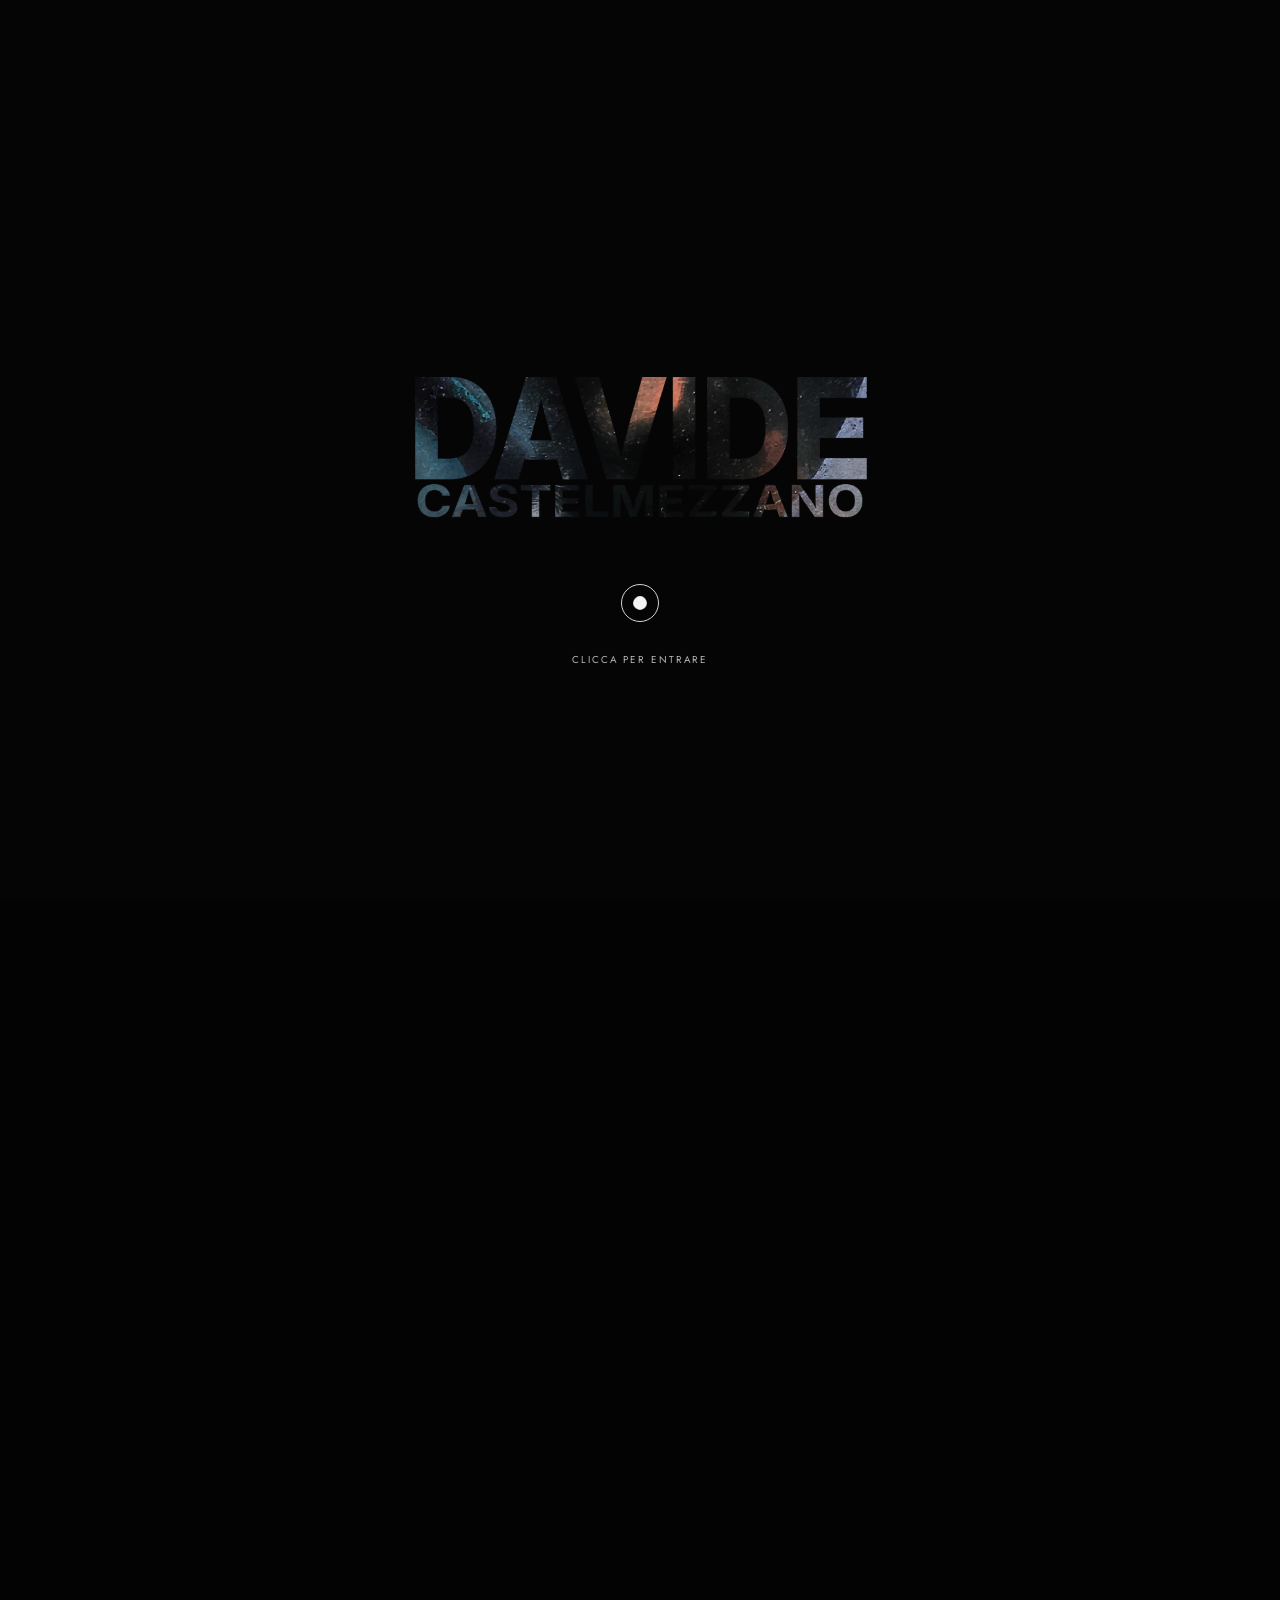
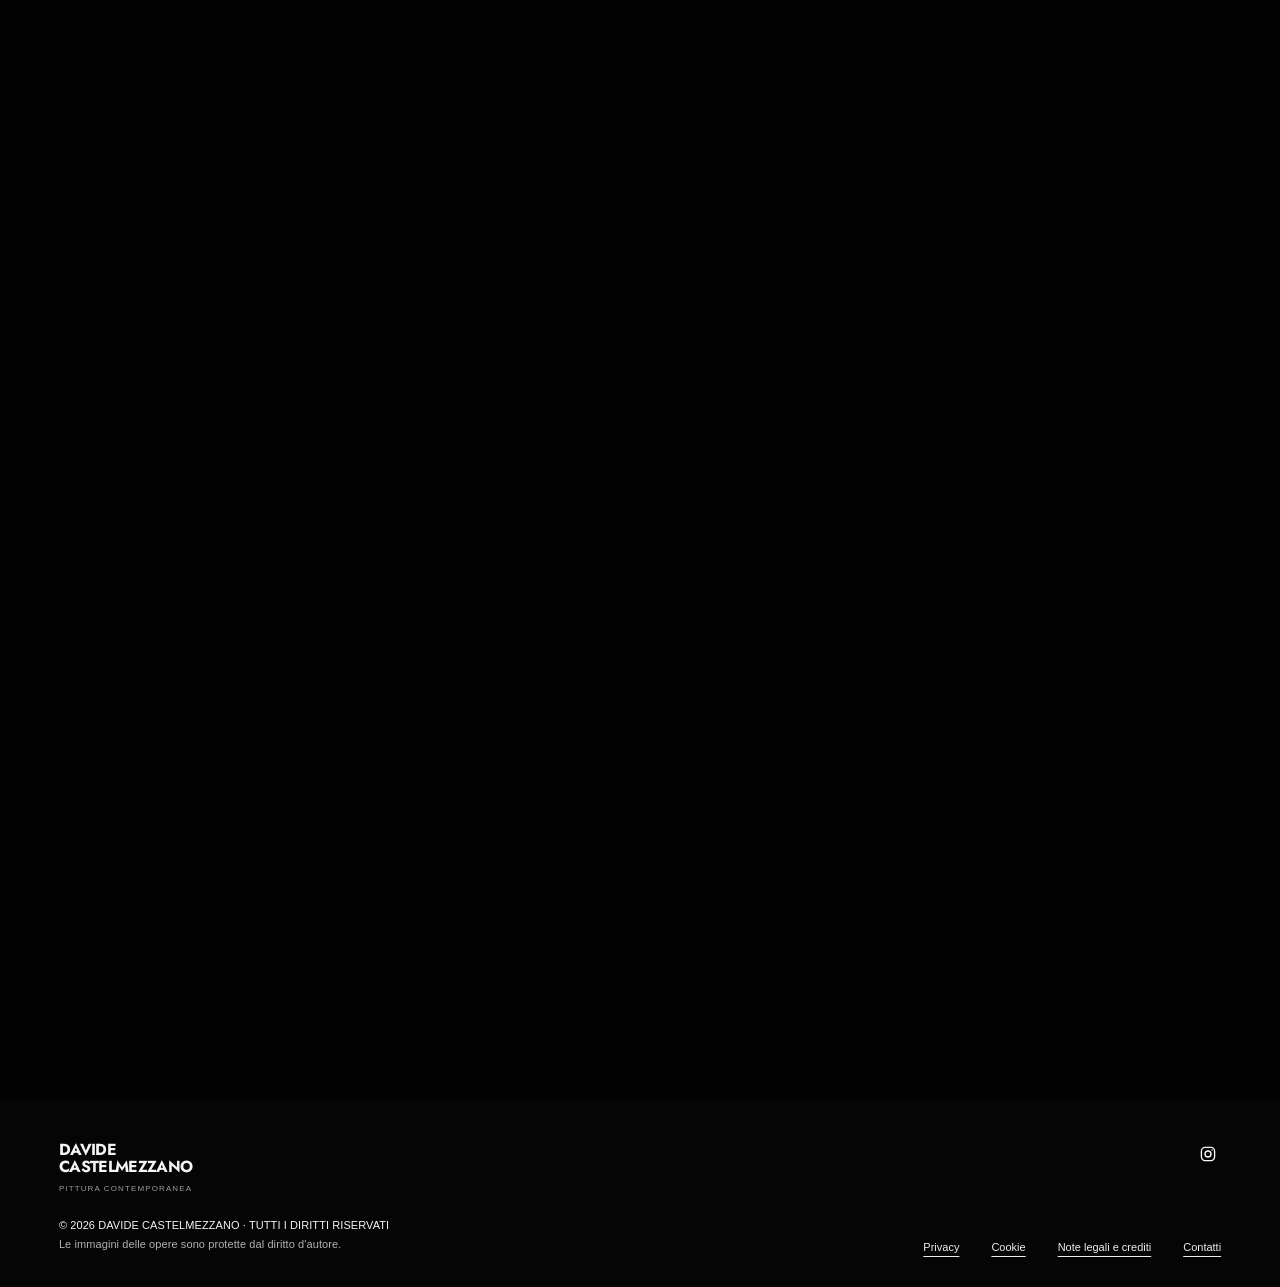
<file: index.html>
<!doctype html>
<html lang="it">
<head>
<script id="seo217-fixed-base">(function(){var b=document.querySelector('base')||document.createElement('base');if(location.protocol==='file:'){var nested=/\/(?:neogenesi|percorso|altrilavori|ricerca|bio|contatti|privacy|privacy-en|cookies|cookies-en|note-legali|note-legali-en)\/index\.html$/.test(location.pathname);b.href=new URL(nested?'../':'./',location.href).href;}else{b.href=location.pathname.startsWith('/davide-castelmezzano/')?'/davide-castelmezzano/':'/';}if(!b.parentNode)document.head.insertBefore(b,document.head.firstChild)})();</script>
<meta charset="utf-8"><meta name="viewport" content="width=device-width,initial-scale=1"><meta name="theme-color" content="#f8f7f3"><meta name="description" content="Davide Castelmezzano (Matera, 1992) è un pittore contemporaneo che vive e lavora a Roma. Scopri la serie Neo Genesi, le opere, la ricerca pittorica e il curriculum.">
<title>Davide Castelmezzano | Pittura contemporanea a Roma</title>
<link rel="canonical" href="https://www.davidecastelmezzano.com/">
<meta name="robots" content="index,follow,max-image-preview:large">
<meta property="og:type" content="website">
<meta property="og:site_name" content="Davide Castelmezzano">
<meta property="og:locale" content="it_IT">
<meta property="og:title" content="Davide Castelmezzano | Pittura contemporanea a Roma">
<meta property="og:description" content="Davide Castelmezzano (Matera, 1992) è un pittore contemporaneo che vive e lavora a Roma. Scopri la serie Neo Genesi, le opere, la ricerca pittorica e il curriculum.">
<meta property="og:url" content="https://www.davidecastelmezzano.com/">
<meta property="og:image" content="https://www.davidecastelmezzano.com/MEDIA/home_hero_1.webp">
<meta name="twitter:card" content="summary_large_image">
<meta name="twitter:title" content="Davide Castelmezzano | Pittura contemporanea a Roma">
<meta name="twitter:description" content="Davide Castelmezzano (Matera, 1992) è un pittore contemporaneo che vive e lavora a Roma. Scopri la serie Neo Genesi, le opere, la ricerca pittorica e il curriculum.">
<meta name="twitter:image" content="https://www.davidecastelmezzano.com/MEDIA/home_hero_1.webp">
<script type="application/ld+json">{"@context":"https://schema.org","@graph":[{"@type":"Person","@id":"https://www.davidecastelmezzano.com/#artist","name":"Davide Castelmezzano","jobTitle":"Pittore contemporaneo","url":"https://www.davidecastelmezzano.com/","birthPlace":{"@type":"Place","name":"Matera, Italia"},"homeLocation":{"@type":"Place","name":"Roma, Italia"},"sameAs":["https://www.instagram.com/davidecastelmezzano/"]},{"@type":"WebSite","@id":"https://www.davidecastelmezzano.com/#website","url":"https://www.davidecastelmezzano.com/","name":"Davide Castelmezzano — Pittura contemporanea","inLanguage":["it","en"],"publisher":{"@id":"https://www.davidecastelmezzano.com/#artist"}},{"@type":"WebPage","@id":"https://www.davidecastelmezzano.com/#webpage","url":"https://www.davidecastelmezzano.com/","name":"Davide Castelmezzano | Pittura contemporanea a Roma","description":"Davide Castelmezzano (Matera, 1992) è un pittore contemporaneo che vive e lavora a Roma. Scopri la serie Neo Genesi, le opere, la ricerca pittorica e il curriculum.","inLanguage":"it","isPartOf":{"@id":"https://www.davidecastelmezzano.com/#website"},"about":{"@id":"https://www.davidecastelmezzano.com/#artist"}}]}</script>
<link rel="preconnect" href="https://fonts.googleapis.com"><link rel="preconnect" href="https://fonts.gstatic.com" crossorigin>
<link rel="stylesheet" href="https://fonts.googleapis.com/css2?family=Jost:ital,wght@0,400;0,500;0,600;0,700;1,400;1,500;1,600;1,700&display=swap">
<link rel="stylesheet" href="CSS/rev202_bundle_01.css" id="rev202-style-01">
























<link rel="stylesheet" href="CSS/rev202_bundle_02.css?rev=213" id="rev202-style-02">








<link rel="stylesheet" href="CSS/rev202_bundle_03.css" id="rev202-style-03">








<link rel="stylesheet" href="CSS/rev202_bundle_04.css" id="rev202-style-04">
<link rel="stylesheet" href="CSS/rev202_bundle_05.css" id="rev202-style-05">






























































<link rel="preconnect" href="https://api.fontshare.com" crossorigin>
<link href="https://api.fontshare.com/v2/css?f[]=switzer@400,500,600,700&display=swap" rel="stylesheet">
<link rel="stylesheet" href="CSS/rev202_bundle_06.css" id="rev202-style-06">
<noscript><style>body.site-booting #app{visibility:visible!important}body.site-booting .home139-entry{display:none!important}body.site-booting>.site-header{visibility:visible!important}.seo217-fallback{max-width:72ch;margin:9rem auto 5rem;padding:2rem;line-height:1.7;font:400 1.1rem sans-serif}.seo217-fallback h1{font-size:2rem}</style></noscript>
</head>
<body class="site-booting">
<div class="home139-entry" id="home139-entry" role="dialog" aria-label="Davide Castelmezzano. Introduzione al sito" tabindex="-1"><canvas class="intro177-dust" aria-hidden="true"></canvas><canvas class="rev179-morph-film" id="rev179-morph-film" aria-hidden="true"></canvas><div class="intro177-sign" aria-hidden="true"><div class="intro177-eyebrow">PITTURA CONTEMPORANEA</div><div class="intro177-ink"><img class="intro178-paint" id="intro178-paint" alt="" aria-hidden="true" decoding="async"></div></div><button class="rev189-enter" type="button" aria-label="Entra nel sito" title="Entra nel sito"><span class="rev193-orbit-hover" aria-hidden="true"><span class="rev193-orbit-breath"><span class="rev193-outer-ring"></span><span class="rev193-inner-dot"></span></span></span><span class="rev193-cta-label" aria-hidden="true"><span class="rev193-cta-desktop">CLICCA PER ENTRARE</span><span class="rev193-cta-mobile">TOCCA PER ENTRARE</span></span></button></div>
<script id="rev57-immersive-bridge" data-site-source="js-1" src="JAVASCRIPT/01_rev57-immersive-bridge.js"></script>
<header class="site-header"><a class="brand" href="#/" aria-label="Torna alla homepage"><img class="rev178-logo" src="MEDIA/logo_davide.png" alt="Davide Castelmezzano" draggable="false"></a><button type="button" id="menu-toggle" class="menu-toggle" aria-expanded="false" aria-controls="site-nav" aria-label="Apri menu">MENU <span class="rev141-menu-symbol" aria-hidden="true"><i></i><i></i><i></i></span></button><div class="rev198-header-lang" role="group" aria-label="Lingua del sito / Website language"><button type="button" data-lang="it" aria-pressed="true">ITA</button><span class="rev198-lang-sep" aria-hidden="true">/</span><button type="button" data-lang="en" aria-pressed="false">ENG</button></div><nav id="site-nav" class="site-nav" aria-label="Navigazione principale"><a href="#/neogenesi" data-nav="opere">Opere</a><a href="#/ricerca" data-nav="ricerca">Ricerca</a><a href="#/bio" data-nav="bio">Bio / CV</a><a href="#/contatti" data-nav="contatti">Contatti</a><button id="site-series-switch" type="button" aria-label="Scegli un altro percorso pittorico">Serie pittoriche <svg viewBox="0 0 24 24" aria-hidden="true"><path d="m6 9 6 6 6-6"/></svg></button></nav></header>
<main id="app"><article class="seo217-fallback" aria-label="Davide Castelmezzano — Pittura contemporanea"><h1>Davide Castelmezzano — Pittura contemporanea</h1><p>Davide Castelmezzano (Matera, 1992) vive e lavora a Roma. La sua ricerca pittorica esplora le possibilità di trasfigurazione fantastica dell’immagine attraverso il dialogo tra gestualità pittorica e pareidolia.</p><ul><li>Neo Genesi — serie pittorica 2026</li><li>Biografia e curriculum</li><li>Ricerca pittorica</li><li>Contatti</li></ul></article><noscript><nav aria-label="Sezioni del portfolio"><a href="#/neogenesi">Neo Genesi</a> · <a href="/altrilavori/">Fantasia</a> · <a href="/percorso/">Enigmi semiotici</a> · <a href="#/ricerca">Ricerca</a> · <a href="#/bio">Biografia</a> · <a href="#/contatti">Contatti</a></nav></noscript><noscript><nav aria-label="Sezioni del portfolio"><a href="/neogenesi/">Neo Genesi</a> · <a href="/altrilavori/">Fantasia</a> · <a href="/percorso/">Enigmi semiotici</a> · <a href="/ricerca/">Ricerca</a> · <a href="/bio/">Biografia</a> · <a href="/contatti/">Contatti</a></nav></noscript></main>
<footer class="site-footer footer31" aria-label="Informazioni, collegamenti legali e crediti">
  <div class="footer31-upper">
    <div class="footer31-brand" aria-label="Davide Castelmezzano, pittore"><strong>DAVIDE<br>CASTELMEZZANO</strong><span>PITTURA CONTEMPORANEA</span></div>
    <div class="footer31-social">
      <a href="https://www.instagram.com/davidecastelmezzano/" target="_blank" rel="noopener noreferrer" aria-label="Instagram di Davide Castelmezzano" title="Instagram">
        <svg aria-hidden="true" viewBox="0 0 24 24" fill="none" stroke="currentColor" stroke-width="1.8"><rect x="3.2" y="3.2" width="17.6" height="17.6" rx="5"/><circle cx="12" cy="12" r="4"/><circle cx="17.5" cy="6.6" r="1" fill="currentColor" stroke="none"/></svg>
      </a>
    </div>
  </div>
  <div class="footer31-lower">
    <div class="footer31-copyright">
      <p>&copy; <span id="year">2026</span> DAVIDE CASTELMEZZANO &middot; TUTTI I DIRITTI RISERVATI</p>
      <p>Le immagini delle opere sono protette dal diritto d'autore.</p>
    </div>
    <nav class="footer31-legal" aria-label="Informazioni legali"><a href="#/privacy">Privacy</a><a href="#/cookies">Cookie</a><a href="#/note-legali">Note legali e crediti</a><a href="#/contatti">Contatti</a></nav>
  </div>
</footer>
<div id="zoom" class="overlay" role="dialog" aria-modal="true" aria-label="Opera ingrandita"><div class="overlay-top"><span class="eyebrow" id="zoom-name">Opera</span><button type="button" class="close" id="zoom-close" aria-label="Chiudi ingrandimento"></button></div><img class="zoom-image" id="zoom-img" alt=""><p id="zoom-caption" class="zoom-caption"></p></div>
<div id="work-viewer" class="work-viewer" role="dialog" aria-modal="true" aria-label="Opera in primo piano" aria-hidden="true">
 <div class="work-viewer-header"><span class="work-viewer-collection" id="viewer-collection">NEO GENESI</span><button class="viewer-close" type="button" id="viewer-close" aria-label="Chiudi la visualizzazione">CHIUDI <span aria-hidden="true">×</span></button></div>
 <div class="work-viewer-center"><button type="button" class="viewer-nav" id="viewer-prev" aria-label="Opera precedente">‹</button><figure class="work-viewer-figure"><img id="viewer-image" alt=""><figcaption><strong id="viewer-title"></strong><span id="viewer-meta"></span></figcaption></figure><button type="button" class="viewer-nav" id="viewer-next" aria-label="Opera successiva">›</button></div>
 <div class="viewer-thumbs-area"><span class="viewer-thumbs-label">ALTRE OPERE <span id="viewer-counter"></span></span><div class="viewer-thumbs" id="viewer-thumbs" aria-label="Seleziona un'altra opera"></div></div>
 </div>
<div id="index" class="overlay" role="dialog" aria-modal="true" aria-label="Indice delle opere"><div class="overlay-top"><span class="eyebrow" id="index-label">Indice delle opere</span><button type="button" class="close" id="index-close" aria-label="Chiudi indice"></button></div><div class="index-list" id="index-list"></div></div>
<script id="script-02" data-site-source="js-2">
/* REV218: Critical gallery media map embedded to prevent incomplete renders when external JS requests fail. */
const A="";
const MEDIA={"ng_smek.jpg":"MEDIA/preview/opera_daimon.jpg","ng_illudes.jpg":"MEDIA/preview/opera_illudes.jpg","ng_imago.jpg":"MEDIA/preview/opera_imago.jpg","ng_fides.jpg":"MEDIA/preview/opera_fides.jpg","ng_endi.jpg":"MEDIA/preview/opera_endiadi.jpg","ng_enesi.jpg":"MEDIA/preview/opera_enesi.jpg","ng_osmosi.jpg":"MEDIA/preview/opera_osmosi.jpg","ng_imago_panel1.jpg":"MEDIA/preview/opera_imago_pannello1.jpg","ng_imago_panel2.jpg":"MEDIA/preview/opera_imago_pannello2.jpg","ng_endi_panel1.jpg":"MEDIA/preview/opera_endiadi_pannello1.jpg","ng_endi_panel2.jpg":"MEDIA/preview/opera_endiadi_pannello2.jpg","arch_domatrice.jpg":"MEDIA/preview/opera_domatrice.jpg","arch_innocenti.jpg":"MEDIA/preview/opera_innocenti.jpg","arch_luogo.jpg":"MEDIA/preview/opera_luogo.jpg","arch_uniti.jpg":"MEDIA/preview/opera_uniti.jpg","arch_identita.jpg":"MEDIA/preview/opera_identita.jpg","arch_caccia.jpg":"MEDIA/preview/opera_caccia.jpg","arch_mistero.jpg":"MEDIA/preview/opera_mistero.jpg","arch_conflitti.webp":"MEDIA/preview/opera_conflitti.jpg","arch_estensioni.webp":"MEDIA/preview/opera_estensioni.jpg","arch_senzatitolo.webp":"MEDIA/preview/opera_fuggi_esperanza.jpg","cinema_illudes.webp":"MEDIA/home_hero_3.webp","rev178_hero1.png":"MEDIA/home_hero_1.webp","rev178_hero2.png":"MEDIA/home_hero_2.jpg","rev178_hero3.png":"MEDIA/home_hero_3.webp","rev178_home_about.jpg":"MEDIA/home_studio.jpg","rev178_home_neo.png":"MEDIA/home_neo_genesi.webp","rev178_contact.png":"MEDIA/contatti.webp","rev178_bio_portrait.jpg":"MEDIA/biografia_ritratto.jpg"};
// REV216: 2560x1440 for gallery; 3840x2160 for the seamless explorer entrance; original masters only once inside the explorer.
const MEDIA_EXPLORE = src => src.replace('MEDIA/preview/opera_', 'MEDIA/explore/opera_');
const MEDIA_HIRES = src => src.replace('MEDIA/explore/opera_', 'MEDIA/hires/opera_');
const ICON={arrow:'<svg aria-hidden="true" viewBox="0 0 24 24" fill="none" stroke="currentColor" stroke-width="1.5" stroke-linecap="round" stroke-linejoin="round"><path d="M4 12h15m-6-6 6 6-6 6"/></svg>',up:'<svg aria-hidden="true" viewBox="0 0 24 24" fill="none" stroke="currentColor" stroke-width="1.6" stroke-linecap="round"><path d="M5 19 19 5M7 5h12v12"/></svg>',down:'<svg aria-hidden="true" viewBox="0 0 24 24" fill="none" stroke="currentColor" stroke-width="1.6" stroke-linecap="round"><path d="M6 9l6 6 6-6"/></svg>',left:'<svg aria-hidden="true" viewBox="0 0 24 24" fill="none" stroke="currentColor" stroke-width="1.6" stroke-linecap="round"><path d="M20 12H4m6-6-6 6 6 6"/></svg>',copy:'<svg aria-hidden="true" viewBox="0 0 24 24" fill="none" stroke="currentColor" stroke-width="1.5" stroke-linejoin="round"><rect x="8" y="8" width="12" height="12" rx="2"/><path d="M16 8V6a2 2 0 0 0-2-2H6a2 2 0 0 0-2 2v8a2 2 0 0 0 2 2h2"/></svg>',mail:'<svg aria-hidden="true" viewBox="0 0 24 24" fill="none" stroke="currentColor" stroke-width="1.5"><rect x="2.7" y="5" width="18.6" height="14" rx="2"/><path d="m3 7 9 7 9-7"/></svg>'};
const cta=(label,to)=>`<a class="cta" href="${to}">${label}${ICON.up}</a>`;
</script>
<script id="script-03" data-site-source="js-3">
/* REV219: critical routing and gallery logic bundled inline, avoids external script dependency during crawl. */


MEDIA['ng_imago_panel1.jpg']='MEDIA/preview/opera_imago_pannello1.jpg';
MEDIA['ng_imago_panel2.jpg']='MEDIA/preview/opera_imago_pannello2.jpg';
MEDIA['ng_endi_panel1.jpg']='MEDIA/preview/opera_endiadi_pannello1.jpg';
MEDIA['ng_endi_panel2.jpg']='MEDIA/preview/opera_endiadi_pannello2.jpg';

const WORKS=[
 {title:'Smek',year:'2026',medium:'Olio su tela',size:'60 × 100 cm',src:'ng_smek.jpg'},
 {title:'Illudes',year:'2026',medium:'Olio su tela',size:'80 × 100 cm',src:'ng_illudes.jpg'},
 {title:'Imago',year:'2026',medium:'Olio su tavola · Dittico',size:'40 × 50 cm ciascun pannello · 40 × 100 cm complessivi',src:'ng_imago.jpg'},
 {title:'Fides',year:'2026',medium:'Olio su tavola',size:'65 × 110 cm',src:'ng_fides.jpg'},
 {title:'Endi Adi',year:'2026',medium:'Olio su tela · Dittico',size:'55 × 60 cm ciascun pannello · 55 × 120 cm complessivi',src:'ng_endi.jpg'},
 {title:'Enesi',year:'2026',medium:'Olio su tela',size:'75 × 85 cm',src:'ng_enesi.jpg'},
 {title:'Osmosi',year:'2026',medium:'Olio su plexiglass',size:'30 × 40 cm',src:'ng_osmosi.jpg'}
];
const ARCHIVE=[
 {title:"Domatrice di incubi",year:"2024",medium:"Olio su tela",size:"35 × 50 cm",src:"arch_domatrice.jpg"},
 {title:"Innocenti realtà",year:"2023",medium:"Olio su tela",size:"35 × 65 cm",src:"arch_innocenti.jpg"},
 {title:"Un luogo per tutti",year:"2022",medium:"Olio su tela",size:"60 × 90 cm",src:"arch_luogo.jpg"},
 {title:"Uniti nel momento del bisogno",year:"2022",medium:"Olio su tela",size:"60 × 100 cm",src:"arch_uniti.jpg"},
 {title:"Identità antropomorfe",year:"2021",medium:"Olio su tela",size:"110 × 160 cm",src:"arch_identita.jpg"},
 {title:"Caccia all'artefice",year:"2021",medium:"Olio su tela",size:"35 × 45 cm",src:"arch_caccia.jpg"},
 {title:"Mistero della seduzione",year:"2019",medium:"Olio su tela",size:"80 × 80 cm",src:"arch_mistero.jpg"},
 {title:"Conflitti d'amore",year:"2018",medium:"Olio su tela",size:"80 × 60 cm",src:"arch_conflitti.webp"},
 {title:"Estensioni interiori",year:"2019",medium:"Olio su tela",size:"60 × 80 cm",src:"arch_estensioni.webp"},
 {title:"Fuggi Esperanza",year:"2018",medium:"Olio su tela",size:"60 × 110 cm",src:"arch_senzatitolo.webp"}
];
const STATEMENT_GENERAL=[
'La ricerca pittorica nasce dall’interesse per ciò che può emergere dall’incontro tra immagini, forme e linguaggi visivi differenti. Al centro del lavoro vi è la possibilità che elementi apparentemente distanti, entrando in relazione, possano trasformarsi reciprocamente e dare origine a configurazioni inattese.',
'Il processo creativo si sviluppa attraverso un confronto continuo tra intenzione, intuizione e sperimentazione. Associazioni, contrasti e coincidenze visive diventano occasioni per esplorare nuove relazioni, lasciando che quanto emerge durante il lavoro possa suggerire direzioni impreviste e modificare le scelte iniziali.'
];
const STATEMENT_SERIES=[
'Neo Genesi nasce dall’esigenza di superare la costruzione narrativa che aveva caratterizzato parte della produzione precedente e di esplorare altre possibilità di formazione dell’immagine.',
'Il progetto prende avvio dalla selezione e dall’assemblaggio digitale di frammenti della tradizione pittorica occidentale. Sottratti ai loro contesti originari, questi elementi vengono ricombinati fino a generare configurazioni pareidoliche che, attraverso la pittura, acquistano corpo e presenza materiale.',
'Con lo sviluppo della serie, queste configurazioni smettono progressivamente di rappresentare un punto d’arrivo. L’introduzione di linee sinuose e interventi gestuali, seguita dalla sperimentazione con stencil utilizzati in positivo e in negativo, apre ulteriori possibilità di relazione tra linguaggi visivi differenti.',
'La figurazione, il gesto, l’astrazione e la componente informale non concorrono soltanto ad accrescere la complessità dell’immagine, ma alla costruzione di un nuovo equilibrio pittorico. Pur mantenendo le proprie differenze, questi linguaggi convivono e si trasformano reciprocamente, dando origine a un’unità visiva che non coincide con la semplice somma delle sue parti.',
'Da questa convivenza, anche tra linguaggi apparentemente contrastanti, emerge un’armonia inattesa che rappresenta una possibilità pittorica nuova rispetto alla produzione precedente.'
];
const BIO=[
'Davide Castelmezzano nasce a Matera nel 1992. Vive e lavora a Roma, dove si trasferisce nel 2012 per intraprendere gli studi di Pittura presso l’Accademia di Belle Arti, dopo aver conseguito il diploma al Liceo Artistico Statale Carlo Levi di Matera.',
'Durante la formazione accademica studia con Moreno Bondi e Vincenzo Scolamiero, approfondendo le tecniche pittoriche tradizionali, con particolare attenzione alla pittura fiamminga, rinascimentale e veneta. Nel 2017 consegue il diploma accademico di primo livello in Pittura con una tesi dedicata all’immaginario visivo e onirico di Federico Fellini. Nel 2020 consegue il diploma accademico di secondo livello con 110 e lode, sviluppando una ricerca sulla deformazione antropomorfa.',
'La sua prima produzione si caratterizza per un linguaggio figurativo fantastico, nel quale figure umane, animali e oggetti vengono associati all’interno di composizioni complesse. Attraverso il disegno libero e una pittura costruita per successive stratificazioni, realizza immagini nelle quali elementi apparentemente incongruenti suggeriscono narrazioni possibili, senza rappresentare necessariamente storie definite.',
'In questa fase approfondisce il proprio interesse per la pittura di Riccardo Tommasi Ferroni e frequenta lo studio del figlio Giovanni Tommasi Ferroni, con il quale instaura un rapporto di stima e confronto artistico, ricevendo indicazioni e consigli sui materiali e sui procedimenti pittorici.',
'Successivamente matura l’esigenza di superare la dimensione narrativa, orientando la propria ricerca verso nuove possibilità di costruzione dell’immagine. Questo cambiamento trova espressione in Neo Genesi (2026), progetto nel quale frammenti della tradizione figurativa, sperimentazione digitale e differenti procedimenti pittorici concorrono alla formazione di immagini caratterizzate dalla convivenza di registri visivi eterogenei.',
'Nel corso della sua attività partecipa a esposizioni collettive in Italia e all’estero, tra cui Multi-Narrative: Painting in Coexistence presso la China Academy of Art di Hangzhou (2021), Incipit surrealtà a Roma e Matera (2024) e Geopolitica: trasformazioni e sviluppi presso la Galleria Plus Art Pulse di Roma (2026). Nel 2026 riceve una segnalazione della giuria alla XVII edizione del Premio Combat, con pubblicazione nel catalogo ufficiale.'
];
const OLD_CV=[['2026','Geopolitica: trasformazioni e sviluppi — Galleria Plus Art Pulse, Roma'],['2025','Premio di pittura Giovanni Colacicchi — Galleria AAIE, Roma'],['2025','Nel sogno del fantastico — Galleria Viva, Soriano nel Cimino'],['2024','A tre voci — a cura di Robertomaria Siena, Spazio Urano, Roma'],['2024','Incipit surrealtà — Roma e Matera'],['2021','Multi-Narrative: Painting in Coexistence — China Academy of Art, Hangzhou, Cina']];


</script>
<script id="script-04" data-site-source="js-4">
/* REV219: critical routing and gallery logic bundled inline, avoids external script dependency during crawl. */

const app=document.getElementById('app');const reduced=matchMedia('(prefers-reduced-motion: reduce)');const email='davidecastelmezzano@yahoo.com';
let artworkIndex=0,cleanup=()=>{},lastFocus=null,animating=false;let viewerIndex=0,viewerBusy=false,viewerFocus=null;
const cvSections=[
 ['Mostre',[
 ['2026','Geopolitica: trasformazioni e sviluppi, Galleria Plus Art Pulse, Roma.'],
 ['2025','Premio di pittura Giovanni Colacicchi, Galleria AAIE, Roma.'],
 ['2025','Premio di pittura Giovanni Colacicchi, Ala Nobile del Palazzo Comunale, Sabaudia.'],
 ['2025','Nel sogno del fantastico, Galleria Viva, Soriano nel Cimino.'],
 ['2025','OpenArt Now 50x50, Aurora Boreale Associazione Culturale, Roma.'],
 ['2024','A tre voci, a cura di Robertomaria Siena, Spazio Urano, Roma.'],
 ['2024','Arte è Bellezza, Sale del Palazzo Comunale, Bolsena.'],
 ['2024','Arte è Bellezza. La forza del puro. Omaggio ad Alberini, Palazzo Nuzzi, Orte.'],
 ['2024','Arte è Bellezza. Le nuove frontiere dell’arte, Scuderie di Palazzo Chigi Albani, Soriano nel Cimino.'],
 ['2024','Incipit surrealtà, a cura di Robertomaria Siena, La Design.aTa Art Gallery, Roma.'],
 ['2024','Incipit surrealtà, a cura di Robertomaria Siena, Scuderie di Palazzo Malvinni-Malvezzi, Matera.'],
 ['2024','25° Anniversario Galería Artelibre, esposizione virtuale internazionale, Galería Artelibre, Spagna; pubblicazione nel Tomo I – Catalogo Rosso.'],
 ['2021','Multi-Narrative: Painting in Coexistence, China Academy of Art, Hangzhou, Cina.']]],
 ['Residenze', [['2024','Residenza Arte è Bellezza, con il patrocinio del Ministero della Cultura, Soriano nel Cimino (VT), Italia.']]],
 ['Riconoscimenti', [['2026','Premio Combat – 17ª edizione, segnalazione della giuria e pubblicazione nel catalogo ufficiale.'],['2022','Luxembourg Art Prize, Certificato di Merito Artistico, Pinacothèque du Luxembourg.']]],
 ['Pubblicazioni', [['2025','Panta Rei Editoriale, articolo dedicato all’opera La Domatrice di Incubi.'],['2024','Pubblicazione nel Tomo I – Catalogo Rosso, Galería Artelibre.'],['2023','Guía de Arte LEONARDO 2023, pagina monografica, Galería Artelibre.']]],
 ['Formazione', [['2020','Diploma accademico di secondo livello in Pittura, Accademia di Belle Arti di Roma, 110 e lode.'],['2017','Diploma accademico di primo livello in Pittura, Accademia di Belle Arti di Roma.']]]
];
function ps(a){return a.map(s=>`<p>${s}</p>`).join('')}
function extensible(items,visible=1,id='more'){return `<div class="prose" id="${id}">${ps(items.slice(0,visible))}<div class="extra" hidden>${ps(items.slice(visible))}</div><button type="button" class="toggle-more" aria-expanded="false" data-toggle="${id}"><span>Leggi tutto</span>${ICON.down}</button></div>`}
function home(){return `<article class="page home art-home home139" aria-label="Davide Castelmezzano, pittura">
<section class="art-hero home139-hero" id="hero-scroll-intro" aria-label="Dettagli pittorici di Smek e Illudes">
 <div class="home139-slides" aria-hidden="true">
  <img class="home139-slide is-active" data-art="Smek" src="${MEDIA['rev178_hero1.png']}" alt="" fetchpriority="high" decoding="async">
  <img class="home139-slide" data-art="Illudes — nuovo dettaglio" src="${MEDIA['rev178_hero2.png']}" alt="" decoding="async">
  <img class="home139-slide" data-art="Illudes" src="${MEDIA['rev178_hero3.png']}" alt="" decoding="async">
 </div>
</section>
<section class="art-about home139-about" id="studio-home" aria-labelledby="art-about-title">
 <div class="art-about-left"><div class="art-about-copy home139-about-copy">
  <h1 id="art-about-title" class="home139-statement"><span>IMMAGINI IN</span><span>DIVENIRE</span></h1>
  <h2 class="home139-about-label">CHI SONO ?</h2>
  <p>Davide Castelmezzano (Matera, 1992) vive e lavora a Roma. La sua ricerca pittorica esplora le possibilità di trasfigurazione fantastica dell’immagine attraverso il dialogo tra gestualità pittorica e pareidolia.</p>
  <a class="art-about-link" href="#/bio">Davide</a>
 </div></div>
 <figure class="art-about-picture"><img src="${MEDIA['rev178_home_about.jpg']}" alt="Davide Castelmezzano nel suo studio di pittura" loading="lazy" decoding="async"></figure>
</section>
<section class="art-neo home139-neo" id="neogenesi-intro" aria-labelledby="art-neo-title">
 <img class="art-neo-painting" src="${MEDIA['rev178_home_neo.png']}" alt="Dettaglio originale di Illudes" loading="lazy" decoding="async">
 <div class="art-neo-shade" aria-hidden="true"></div>
 <div class="home139-neo-content">
  <div class="home139-neo-title"><h1 id="art-neo-title"><span>NEO</span><span>GENESI</span></h1><span class="home139-neo-serie">Serie</span></div>
  <div class="home139-neo-info"><h2>SERIE PITTORICA 2026</h2>
  <p>Neo Genesi esplora le possibilità che emergono dall’incontro tra forme e immagini apparentemente incompatibili. Attraverso la gestualità pittorica, elementi differenti entrano in relazione, generando configurazioni inattese e nuove possibilità figurative.</p>
  <a href="#/neogenesi" class="home139-neo-link">SCOPRI</a></div>
 </div>
</section></article>`}


// Only Neo Genesi is an established SERIES. The other two entrances are chronological/editorial groups.
const EARLY_TITLES=['Identità antropomorfe','Mistero della seduzione','Estensioni interiori'];
const EARLY=EARLY_TITLES.map(title=>ARCHIVE.find(work=>work.title===title)).filter(Boolean);
const OTHER=ARCHIVE.filter(work=>!EARLY_TITLES.includes(work.title));
const COLLECTIONS={
 neogenesi:{name:'Neo Genesi',title:'Neo <em>Genesi.</em>',banner:'cinema_illudes.webp',desc:'Dalla convivenza di linguaggi visivi differenti emerge un nuovo equilibrio pittorico.',items:WORKS,cat:'SERIE / 2026'},
 percorso:{name:'Enigmi semiotici',title:'Enigmi<br><em>semiotici.</em>',banner:'arch_identita.jpg',desc:'Opere realizzate tra il 2019 e il 2021.',items:EARLY,cat:'2019–2021'},
 altrilavori:{name:'Fantasia',title:'Fantasia.',banner:'arch_domatrice.jpg',desc:'Opere realizzate tra il 2018 e il 2024.',items:OTHER,cat:'2018–2024'}
};
const galleryEntries=()=>COLLECTIONS[getPage()]?.items||WORKS;
function gallery(){
 const route=getPage(),c=COLLECTIONS[route]||COLLECTIONS.neogenesi;
 const w=c.items[0];
 const name=w.title==='Smek'?'Daimon (Smek)':w.title;
 const nameHtml=w.title==='Smek'?'Daimon <span class="rev180-smek">(Smek)</span>':name;
 const seriesName={'neogenesi':'NEO GENESI','percorso':'ENIGMI SEMIOTICI','altrilavori':'FANTASIA'}[route]||'NEO GENESI';
 return `<article class="page rev155-gallery" aria-label="Opere di Davide Castelmezzano">
  <section class="rev155-scene" id="rev155-scene" aria-label="Spazio espositivo">
   <div class="rev155-series" id="rev155-series">
    <button class="rev155-heading rev155-series-toggle" id="rev155-series-toggle" type="button" aria-expanded="true" aria-controls="rev155-series-list">SERIE</button>
    <div class="rev155-series-list rev155-disclosure" id="rev155-series-list">
     <button type="button" class="rev155-series-choice ${route==='neogenesi'?'is-active':''}" data-series="neogenesi">NEO GENESI <span>2026</span></button>
     <button type="button" class="rev155-series-choice ${route==='altrilavori'?'is-active':''}" data-series="altrilavori">FANTASIA <span>2018–2024</span></button>
     <button type="button" class="rev155-series-choice ${route==='percorso'?'is-active':''}" data-series="percorso">ENIGMI SEMIOTICI <span>2019–2021</span></button>
    </div>
   </div>
   <div class="rev155-art-zone" id="rev155-art-zone" aria-label="Opera principale; scorri per sfogliare">
    <div class="rev156-world" id="rev156-world">
     <button type="button" id="rev155-artwork" class="rev155-artwork" aria-label="Avvicina l'opera ${name}" aria-pressed="false">
      <span class="rev155-photo-shell" id="rev155-photo-shell"><img id="rev155-image" class="rev155-photo" src="${MEDIA[w.src]}" alt="${name}" draggable="false" decoding="async"></span>
     </button>
    </div>
   </div>
   <div class="rev155-work-info" id="rev155-work-info" aria-live="polite">
    <h1 id="rev155-title">${nameHtml}</h1><p id="rev155-medium">${[w.medium,w.size].filter(Boolean).join(' ')}</p><p id="rev155-year">${w.year||''}</p>
    <div id="rev162-panels" class="rev162-panels" role="group" aria-label="Visualizzazione del dittico" hidden>
     <button type="button" data-panel="0" aria-pressed="true" title="Visualizza entrambi i pannelli">INTERO</button>
     <button type="button" data-panel="1" aria-pressed="false" title="Visualizza il pannello 1">1</button>
     <button type="button" data-panel="2" aria-pressed="false" title="Mostra o nascondi il pannello 2">2</button>
    </div>
   </div>
   <div class="rev155-works" id="rev155-works">
    <button type="button" class="rev155-heading rev155-works-toggle" id="rev155-works-toggle" aria-expanded="true" aria-controls="rev155-works-list">OPERE ${seriesName}</button>
    <div class="rev155-works-list rev155-disclosure" id="rev155-works-list"></div>
   </div>
   <div class="rev155-actions">
    <button id="rev155-explore" type="button" aria-label="Esplora l'opera a schermo intero"><span>ESPLORA L'OPERA</span><img class="rev159-explore-icon" src="MEDIA/icona_esplora.png" width="39" height="38" alt="" aria-hidden="true"></button>
    <a href="#/contatti" id="rev155-enquire">PER INFO SULL'OPERA</a>
   </div>
  </section>
  <div class="rev155-immersive" id="rev155-immersive" role="dialog" aria-modal="true" aria-label="Esplorazione dell'opera" hidden>
   <div class="rev155-immersive-canvas" id="rev155-immersive-canvas" aria-label="Trascina per esplorare la pittura"><img id="rev155-immersive-image" alt="Dettaglio di ${name}" draggable="false" decoding="async"></div>
   <button class="rev155-immersive-back" id="rev155-back" type="button">TORNA INDIETRO</button>
   <span class="rev155-immersive-caption" id="rev155-immersive-caption">${name}</span>
  </div>
 </article>`;
}

function research(){
 const paras=arr=>arr.map(p=>`<p>${p}</p>`).join('');
 return `<article class="page research24" aria-label="Ricerca artistica">
 <div class="research24-track" id="research24-track"><div class="research24-stage" id="research24-stage">
  <video class="research24-video first" id="research24-v1" autoplay muted playsinline loop preload="metadata" poster="MEDIA/ricerca_poster.webp" aria-hidden="true"><source src="MEDIA/ricerca_rev204.mp4" type="video/mp4"></video>
  <video class="research24-video second" id="research24-v2" autoplay muted playsinline loop preload="metadata" poster="MEDIA/neo_genesi_poster.webp" aria-hidden="true"><source src="MEDIA/neo_genesi_hq.mp4" type="video/mp4"></video>
  <div class="research24-shade"></div><div class="research24-grain"></div>
  <section class="research24-scene first" id="research24-general" aria-labelledby="research24-general-heading">
   <video class="research24-mobile-film" autoplay muted loop playsinline preload="metadata" poster="MEDIA/ricerca_poster.webp" aria-hidden="true"><source src="MEDIA/ricerca_rev204.mp4" type="video/mp4"></video>
   <div class="research24-contents"><h1 class="research24-title" id="research24-general-heading">RICERCA</h1>
   <div class="research24-cols" lang="it">${paras(STATEMENT_GENERAL)}</div></div>
  </section>
  <section class="research24-scene second" id="research24-neo" aria-labelledby="research24-neo-heading">
   <video class="research24-mobile-film" autoplay muted loop playsinline preload="metadata" poster="MEDIA/neo_genesi_poster.webp" aria-hidden="true"><source src="MEDIA/neo_genesi_hq.mp4" type="video/mp4"></video>
   <div class="research24-contents"><h2 class="research24-title" id="research24-neo-heading">NEO GENESI</h2>
   <div class="research24-cols" lang="it">${paras(STATEMENT_SERIES)}</div></div>
  </section>
 </div></div>

 </article>`;
}
function bio(){
 const paragraphs=BIO.map(p=>`<p>${p}</p>`).join('');
 return `<article class="page bio25-page" aria-label="Biografia e curriculum di Davide Castelmezzano">
 <section class="bio25-immersive" aria-label="L'artista, biografia e curriculum">
   <img class="bio25-photograph" src="${MEDIA["rev178_bio_portrait.jpg"]}" alt="Davide Castelmezzano al lavoro nel suo studio a Roma" fetchpriority="high">
   <div class="bio25-shadow" aria-hidden="true"></div>
   <div class="bio25-frame">
      <div class="bio25-shell">
        <div class="bio25-content">
          <div class="bio25-tabs" role="tablist" aria-label="Percorso dell'artista">
           <button type="button" class="bio25-tab is-active" id="bio25-tab-bio" role="tab" aria-selected="true" aria-controls="bio25-pane-bio" data-bio-tab="bio">BIOGRAFIA</button>
           <button type="button" class="bio25-tab" id="bio25-tab-cv" role="tab" aria-selected="false" aria-controls="bio25-pane-cv" data-bio-tab="cv">CURRICULUM</button>
          </div>
          <section id="bio25-pane-bio" role="tabpanel" aria-labelledby="bio25-tab-bio" class="bio25-panel is-active" data-bio-panel="bio">
           <h1 class="bio25-title">BIOGRAFIA</h1>
           <div class="bio25-columns" lang="it">${paragraphs}</div>
          </section>
          <section id="bio25-pane-cv" role="tabpanel" aria-labelledby="bio25-tab-cv" class="bio25-panel" data-bio-panel="cv" hidden>
           <h2 class="bio25-title">CURRICULUM VITAE</h2>
           <div class="bio25-cv-scroll" tabindex="0" aria-label="Curriculum completo, scorri per leggere">
            ${cvSections.map(([heading,entries])=>`<section class="bio25-cv-group"><h3>${heading}</h3>${entries.map(([year,desc])=>`<div class="bio25-cv-row"><span>${year}</span><p>${desc}</p></div>`).join('')}</section>`).join('')}
           </div>
          </section>
        </div>
      </div>
   </div>
 </section>
 </article>`;
}
function contact(){return `<article class="page contact109" aria-label="Contatti">
<div class="contact109-visual" aria-hidden="true">
 <div class="contact109-slide current" data-art="0"><img src="${MEDIA['rev178_contact.png']}" alt="" fetchpriority="high" decoding="async"/></div>
</div>
<div class="contact109-shade" aria-hidden="true"></div>
<div class="contact109-columns">
 <section class="contact109-story" aria-labelledby="contact109-title">
  <div class="contact109-center"><h1 id="contact109-title">RESTIAMO <em>in contatto.</em></h1>
   <p>Per proposte espositive, collaborazioni o richieste relative alla mia ricerca pittorica, puoi scrivermi qui.</p></div>
 </section>
 <section class="contact109-area" aria-label="Modulo di contatto"><div class="contact109-inner">
  <div class="contact109-form-top"><h2>Scrivimi<span>.</span></h2><p>Campi obbligatori *</p></div>
  <p class="contact109-invite">Compila il modulo per inviarmi un messaggio.</p>
  <form id="contact109-form" method="post" action="#" novalidate>
   <div class="contact109-row">
    <div class="contact109-field"><label for="contact109-name">NOME E COGNOME *</label><input name="name" id="contact109-name" autocomplete="name" required maxlength="120" placeholder="Come ti chiami"/></div>
    <div class="contact109-field"><label for="contact109-email">INDIRIZZO EMAIL *</label><input type="email" name="email" id="contact109-email" autocomplete="email" required maxlength="254" placeholder="nome@esempio.com"/></div>
   </div>
   <input type="hidden" name="subject" value="Messaggio dal sito"/>
   <div class="contact109-field"><label for="contact109-message">IL TUO MESSAGGIO *</label><textarea name="message" id="contact109-message" required minlength="10" maxlength="4000" placeholder="Raccontami brevemente la tua proposta o richiesta..."></textarea></div>
   <input name="_gotcha" class="contact109-trap" type="text" aria-label="Lascia vuoto" autocomplete="off" tabindex="-1"/>
   <button class="contact109-send" type="submit">INVIA IL MESSAGGIO <svg viewBox="0 0 24 24" aria-hidden="true"><path d="M3 12h17M13 5l7 7-7 7"/></svg></button>
   <p class="contact109-notice" id="contact109-notice" aria-live="polite" role="status"></p>
   <p class="contact109-privacy">I dati inseriti saranno utilizzati soltanto per rispondere alla richiesta. <a href="#/privacy">Privacy</a></p>
  </form>
  <div class="contact109-secondary" aria-label="Collegamenti diretti">
  <div class="contact109-channels">
   <a href="https://www.instagram.com/davidecastelmezzano/" target="_blank" rel="noopener noreferrer" aria-label="Instagram" title="Instagram"><svg viewBox="0 0 24 24" fill="none" stroke="currentColor" stroke-width="1.6" stroke-linecap="round" stroke-linejoin="round" aria-hidden="true"><rect x="3.1" y="3.1" width="17.8" height="17.8" rx="5"/><circle cx="12" cy="12" r="4"/><circle cx="17.5" cy="6.7" r=".9" fill="currentColor" stroke="none"/></svg></a>
   <a href="mailto:${email}" aria-label="Scrivi un'email" title="Email"><svg viewBox="0 0 24 24" fill="none" stroke="currentColor" stroke-width="1.65" stroke-linecap="round" stroke-linejoin="round" aria-hidden="true"><circle cx="12" cy="12" r="4"/><path d="M16 8v5.3c0 1.7 2.4 2.6 3.6.8C24.1 6.8 17.9 2.4 12 2.4a9.6 9.6 0 1 0 6.7 16.5"/></svg></a>
  </div>
 </div>
 </div></section>
</div></article>`;}

const legal31Pages={"privacy":()=>"<article class=\"page legal31\" lang=\"it\" aria-label=\"Privacypolicy.\"><div class=\"legal31-head\"><span class=\"legal31-eyebrow\">INFORMAZIONI LEGALI / DAVIDE CASTELMEZZANO</span></div><div class=\"legal31-body\"><h1>Privacy<br><em>policy.</em></h1><div class=\"legal31-content\"><h2>1. Titolare del trattamento</h2><p>Il titolare del trattamento dei dati personali raccolti direttamente attraverso questo portfolio è <strong>Davide Castelmezzano</strong>, pittore indipendente, operante a Roma (Italia). Per contatti e richieste relative alla protezione dei dati: <a href=\"mailto:davidecastelmezzano@yahoo.com\">davidecastelmezzano@yahoo.com</a>.</p><h2>2. Dati trattati e finalità</h2><p><strong>Visita del sito.</strong> Il portfolio è pubblicato su GitHub Pages. GitHub dichiara di registrare e conservare, per finalità di sicurezza, gli indirizzi IP dei visitatori dei siti GitHub Pages. Possono essere trattati altri dati tecnici di connessione necessari alla distribuzione dei contenuti. Il proprietario del portfolio non ha predisposto un sistema proprio di registrazione degli IP dei visitatori. Per le operazioni e i tempi di conservazione gestiti da GitHub si veda la sua <a href=\"https://docs.github.com/en/site-policy/privacy-policies/github-general-privacy-statement\" target=\"_blank\" rel=\"noopener noreferrer\">informativa privacy</a>.</p><p><strong>Richieste e corrispondenza.</strong> Se scrivi all&#x27;artista, vengono utilizzati il tuo nome (se indicato), l&#x27;indirizzo email, il testo del messaggio e gli eventuali allegati per rispondere e gestire la richiesta. Il modulo Contatti, nella configurazione attuale, prepara un messaggio nel tuo programma di posta elettronica: l&#x27;invio avviene da lì, senza trasmissione dei campi a un server applicativo del sito.</p><p><strong>Preferenza di lingua.</strong> Il browser può memorizzare localmente IT o EN per riproporre la lingua scelta nelle visite successive. L&#x27;impostazione non viene usata dal sito per identificare o profilare i visitatori.</p><h2>3. Basi giuridiche</h2><p>La gestione delle comunicazioni spontanee è basata sul <strong>legittimo interesse</strong> dell&#x27;artista a rispondere e mantenere la corrispondenza (art. 6, par. 1, lett. f, GDPR); se il messaggio riguarda una richiesta precontrattuale, può applicarsi anche l&#x27;art. 6, par. 1, lett. b. Il legittimo interesse alla disponibilità e sicurezza del sito riguarda i trattamenti tecnici riconducibili al gestore; GitHub descrive nella propria informativa le basi giuridiche delle operazioni svolte sotto la propria responsabilità. La scelta della lingua è funzionale a un servizio espressamente richiesto dall&#x27;utente.</p><h2>4. Hosting, caratteri tipografici e link esterni</h2><p>Il sito utilizza <strong>GitHub Pages</strong> per l&#x27;hosting, <strong>Google Fonts</strong> per il carattere Jost e <strong>Fontshare</strong> per Switzer. Al caricamento dei caratteri, il browser contatta i server di tali fornitori, ai quali possono essere comunicati l&#x27;indirizzo IP e dati tecnici della richiesta. Le informazioni di trattamento dei rispettivi fornitori sono consultabili nelle loro informative: <a href=\"https://docs.github.com/en/site-policy/privacy-policies/github-general-privacy-statement\" target=\"_blank\" rel=\"noopener noreferrer\">GitHub</a>, <a href=\"https://policies.google.com/privacy\" target=\"_blank\" rel=\"noopener noreferrer\">Google</a>, <a href=\"https://www.fontshare.com/privacy\" target=\"_blank\" rel=\"noopener noreferrer\">Fontshare</a>.</p><p>Il collegamento a Instagram apre una piattaforma esterna soltanto se viene selezionato; il trattamento successivo dipende dalle condizioni della piattaforma. Il sito non include un pixel pubblicitario o un sistema di analisi delle visite gestito dall&#x27;artista.</p><h2>5. Destinatari, trasferimenti e conservazione</h2><p>Possono ricevere dati tecnici GitHub e i fornitori dei caratteri online; i messaggi email sono trattati anche dal fornitore di posta elettronica dell&#x27;artista (<strong>Yahoo Mail</strong>) e da quello scelto dal mittente. Questi operatori possono trattare dati anche fuori dallo Spazio economico europeo, nei limiti e con le garanzie indicati nelle rispettive informative e secondo la disciplina applicabile ai trasferimenti internazionali.</p><p>Le richieste ricevute vengono conservate per la durata dello scambio e, in assenza di una collaborazione o di una necessità documentata, per non oltre <strong>24 mesi dall&#x27;ultima comunicazione</strong>; eventuali obblighi di legge o esigenze di tutela dei diritti possono richiedere tempi diversi. La conservazione dei log tecnici gestiti autonomamente dai fornitori segue le rispettive politiche, sulle quali l&#x27;artista non determina direttamente la durata.</p><h2>6. Conferimento, diritti e reclamo</h2><p>La consultazione del sito non richiede registrazione. Contattare l&#x27;artista è facoltativo; per ricevere una risposta occorre indicare un recapito. Nei casi previsti dal GDPR puoi chiedere accesso, rettifica, cancellazione, limitazione, opposizione e portabilità dei dati. Puoi scrivere a <a href=\"mailto:davidecastelmezzano@yahoo.com\">davidecastelmezzano@yahoo.com</a> e presentare reclamo al <a href=\"https://www.garanteprivacy.it/\" target=\"_blank\" rel=\"noopener noreferrer\">Garante per la protezione dei dati personali</a>. Il sito non adotta decisioni automatizzate o profilazione degli interessati.</p><h2>7. Cookie e aggiornamenti</h2><p>Le informazioni su cookie e memorie locali sono disponibili nella <a href=\"#/cookies\">Cookie Policy</a>. Questa informativa è aggiornata quando cambiano i servizi utilizzati o le modalità di trattamento dei dati.</p><p class=\"legal31-update\">Ultimo aggiornamento: 24 novembre 2026</p></div></div></article>","cookies":()=>"<article class=\"page legal31\" lang=\"it\" aria-label=\"Cookiepolicy.\"><div class=\"legal31-head\"><span class=\"legal31-eyebrow\">INFORMAZIONI LEGALI / DAVIDE CASTELMEZZANO</span></div><div class=\"legal31-body\"><h1>Cookie<br><em>policy.</em></h1><div class=\"legal31-content\"><h2>1. Cookie e strumenti analoghi</h2><p>Nel codice di questa versione del sito non sono stati integrati sistemi di pubblicità comportamentale, pixel di profilazione o piattaforme di misurazione degli accessi. Il sito non imposta tramite JavaScript cookie di profilazione.</p><p>La visualizzazione del portfolio può comunque richiedere dati di connessione ai servizi utilizzati per ospitarlo e per caricare i caratteri tipografici; questa circostanza è distinta dall&#x27;uso di cookie.</p><h2>2. Preferenza lingua nel browser</h2><p>Per ricordare la scelta IT/EN il sito utilizza la memoria locale del browser (<strong>localStorage</strong>, chiave davide-language-v1, valore it oppure en). Non contiene nome, email o identificativi pubblicitari, non ha una scadenza automatica e permane fino alla cancellazione dei dati del sito nel browser o a un aggiornamento della preferenza. La sua funzione è esclusivamente tecnica.</p><h2>3. Servizi esterni</h2><p>GitHub Pages eroga le pagine; Google Fonts e Fontshare forniscono i caratteri Jost e Switzer. I relativi collegamenti possono comportare scambi di dati tecnici con terze parti. Le eventuali impostazioni di archiviazione operate direttamente dai fornitori dipendono dai rispettivi servizi e non sono controllate dal codice del portfolio. Per i dettagli si rimanda alla <a href=\"#/privacy\">Privacy Policy</a> e alle informative dei fornitori.</p><h2>4. Consenso e gestione</h2><p>Per le sole preferenze tecniche sopra descritte non è previsto un banner di consenso: le indicazioni del Garante non lo richiedono per gli strumenti tecnici necessari. Puoi gestire o cancellare i dati locali dalle impostazioni del tuo browser. Se in futuro saranno aggiunti sistemi di tracciamento non essenziali, il sito dovrà adottare gli strumenti di informazione e consenso richiesti prima della loro attivazione.</p><p class=\"legal31-update\">Ultimo aggiornamento: 24 novembre 2026</p></div></div></article>","note-legali":()=>"<article class=\"page legal31\" lang=\"it\" aria-label=\"Note legalie crediti.\"><div class=\"legal31-head\"><span class=\"legal31-eyebrow\">INFORMAZIONI LEGALI / DAVIDE CASTELMEZZANO</span></div><div class=\"legal31-body\"><h1>Note legali<br><em>e crediti.</em></h1><div class=\"legal31-content\"><h2>Identità e finalità del sito</h2><p>Questo sito è il portfolio artistico personale di <strong>Davide Castelmezzano</strong>, pittore contemporaneo che vive e lavora a Roma. Serve a presentare opere, ricerca pittorica, biografia, curriculum e recapiti. Per comunicazioni: <a href=\"mailto:davidecastelmezzano@yahoo.com\">davidecastelmezzano@yahoo.com</a> oppure la pagina <a href=\"#/contatti\">Contatti</a>. Non è presente un sistema di acquisto o pagamento online.</p><h2>Diritto d’autore e riproduzioni</h2><p>© 2026 Davide Castelmezzano — Tutti i diritti riservati. Le opere pittoriche originali e le fotografie realizzate dall&#x27;artista, comprese le riproduzioni e i dettagli pubblicati su questo sito, sono protetti dalla normativa applicabile sul diritto d&#x27;autore. La pubblicazione online non concede una licenza generale di riutilizzo. Copia, pubblicazione, modifica, utilizzo commerciale e diffusione richiedono, dove previsto, il consenso del titolare dei relativi diritti, fatte salve le eccezioni e le utilizzazioni consentite dalla legge.</p><p>La citazione dell&#x27;opera o dell&#x27;autore, da sola, non sostituisce una licenza quando questa sia necessaria. Per autorizzazioni e richieste di riproduzione contattare l&#x27;artista.</p><h2>Crediti delle opere e del sito</h2><p><strong>Dipinti, riproduzioni fotografiche, testi artistici e direzione del progetto:</strong> Davide Castelmezzano.</p><p><strong>Realizzazione del sito:</strong> sviluppo e programmazione curati da Davide Castelmezzano con il supporto di strumenti di intelligenza artificiale. Tale assistenza riguarda la progettazione tecnica e il codice, non la creazione delle opere pittoriche.</p><p><strong>Tipografia:</strong> Jost tramite Google Fonts e Switzer tramite Fontshare; i relativi caratteri sono soggetti alle rispettive licenze. I nomi e i marchi di servizi di terzi appartengono ai rispettivi titolari.</p><h2>Informazioni e link esterni</h2><p>Le schede delle opere e le informazioni biografiche sono pubblicate a scopo informativo. Il sito può contenere collegamenti a pagine di terzi, gestite secondo termini e informative indipendenti. Nulla in queste note limita i diritti inderogabili riconosciuti dalla normativa applicabile.</p><p class=\"legal31-update\">Ultimo aggiornamento: 24 novembre 2026</p></div></div></article>","privacy-en":()=>"<article class=\"page legal31\" lang=\"en\" aria-label=\"Privacypolicy.\"><div class=\"legal31-head\"><span class=\"legal31-eyebrow\">LEGAL INFORMATION / DAVIDE CASTELMEZZANO</span></div><div class=\"legal31-body\"><h1>Privacy<br><em>policy.</em></h1><div class=\"legal31-content\"><h2>1. Data controller</h2><p>The controller of personal data collected directly through this portfolio is <strong>Davide Castelmezzano</strong>, an independent painter based in Rome, Italy. For privacy enquiries and requests: <a href=\"mailto:davidecastelmezzano@yahoo.com\">davidecastelmezzano@yahoo.com</a>.</p><h2>2. Data processed and purposes</h2><p><strong>Website visits.</strong> This portfolio is hosted by GitHub Pages. GitHub states that it logs and stores visitors&#x27; IP addresses for security purposes. Other connection data needed to serve the website may also be processed. The portfolio owner has not set up a separate system to record visitor IP addresses. See <a href=\"https://docs.github.com/en/site-policy/privacy-policies/github-general-privacy-statement\" target=\"_blank\" rel=\"noopener noreferrer\">GitHub&#x27;s privacy statement</a> for its own processing and retention arrangements.</p><p><strong>Messages and enquiries.</strong> If you contact the artist, your name (where supplied), email address, message and any attachments are used to respond and deal with your enquiry. In the present configuration, the Contact form prepares a message in your email application. The message is sent from that application; the form fields are not transmitted to a website application server.</p><p><strong>Language preference.</strong> The website may store your IT or EN choice locally in your browser so your preferred language can be displayed on future visits. This preference is not used by the website to identify or profile visitors.</p><h2>3. Legal bases</h2><p>Handling unsolicited enquiries is based on the artist&#x27;s <strong>legitimate interest</strong> in responding to messages and maintaining correspondence (Article 6(1)(f) GDPR). Where a message concerns steps requested before entering into a contract, Article 6(1)(b) may also apply. The legitimate interest in making the website available and secure may apply to technical processing attributable to the site operator. GitHub explains the legal bases for processing under its own responsibility in its privacy statement. Language settings are functional to a service expressly requested by the visitor.</p><h2>4. Hosting, web fonts and external links</h2><p>The website uses <strong>GitHub Pages</strong> for hosting, <strong>Google Fonts</strong> to serve Jost and <strong>Fontshare</strong> to serve Switzer. The visitor&#x27;s browser connects to these services when loading font files; the providers may receive an IP address and technical request data. Refer to their privacy statements: <a href=\"https://docs.github.com/en/site-policy/privacy-policies/github-general-privacy-statement\" target=\"_blank\" rel=\"noopener noreferrer\">GitHub</a>, <a href=\"https://policies.google.com/privacy\" target=\"_blank\" rel=\"noopener noreferrer\">Google</a>, and <a href=\"https://www.fontshare.com/privacy\" target=\"_blank\" rel=\"noopener noreferrer\">Fontshare</a>.</p><p>The Instagram link opens an external service only when selected; subsequent processing is governed by that platform. The artist has not integrated advertising pixels or a visitor analytics system.</p><h2>5. Recipients, international transfers and retention</h2><p>GitHub and the web-font providers may receive technical request data. Messages are also processed by the artist&#x27;s email provider (<strong>Yahoo Mail</strong>) and the sender&#x27;s provider. These organisations may process data outside the European Economic Area, subject to the applicable transfer rules and the safeguards described in their policies.</p><p>Messages are retained for the duration of the exchange and, where no active collaboration or documented need arises, for no longer than <strong>24 months after the last message</strong>. Legal obligations or the establishment, exercise or defence of legal claims may require different retention. Technical logs independently held by service providers are retained according to those providers&#x27; policies; the artist does not directly determine those periods.</p><h2>6. Optional contact, rights and complaints</h2><p>Browsing the website does not require registration. Contacting the artist is optional, but a return address is needed to receive a reply. Where provided by the GDPR, you may request access to, correction or deletion of your data, restriction of processing, objection, and data portability. Write to <a href=\"mailto:davidecastelmezzano@yahoo.com\">davidecastelmezzano@yahoo.com</a> or lodge a complaint with the <a href=\"https://www.garanteprivacy.it/\" target=\"_blank\" rel=\"noopener noreferrer\">Italian Data Protection Authority</a>. The website does not carry out automated decision-making or visitor profiling.</p><h2>7. Cookies and updates</h2><p>See the <a href=\"#/cookies-en\">Cookie Policy</a> for details of cookies and browser storage. This notice is updated when the services used or data processing arrangements change.</p><p class=\"legal31-update\">Last updated: 24 November 2026</p></div></div></article>","cookies-en":()=>"<article class=\"page legal31\" lang=\"en\" aria-label=\"Cookiepolicy.\"><div class=\"legal31-head\"><span class=\"legal31-eyebrow\">LEGAL INFORMATION / DAVIDE CASTELMEZZANO</span></div><div class=\"legal31-body\"><h1>Cookie<br><em>policy.</em></h1><div class=\"legal31-content\"><h2>1. Cookies and similar technologies</h2><p>This version of the website does not contain behavioural advertising, profiling pixels or a website traffic analytics platform. Its JavaScript does not set profiling cookies.</p><p>Loading the portfolio may nevertheless involve technical connections to the services used for hosting and web fonts. Such requests are separate from the use of cookies.</p><h2>2. Browser language preference</h2><p>To remember the IT/EN language choice, the website uses browser <strong>localStorage</strong> (key davide-language-v1, value it or en). It does not contain names, email addresses or advertising identifiers. It has no automatic expiry and remains until the visitor clears website data in the browser or changes the preference. Its function is strictly technical.</p><h2>3. External providers</h2><p>GitHub Pages serves the website; Google Fonts and Fontshare provide the Jost and Switzer web fonts. Requests to these services may transmit technical data to third parties. Any storage arrangements operated independently by those providers are subject to their services and are not controlled by the portfolio code. See the <a href=\"#/privacy-en\">Privacy Policy</a> and the providers&#x27; notices for further details.</p><h2>4. Consent and controls</h2><p>No consent banner is used for the strictly functional preference described above, as Italian Data Protection Authority guidance does not require one for strictly necessary technical tools. You can manage or delete local storage in your browser settings. If non-essential tracking is introduced in the future, appropriate notice and consent measures must be in place before it is activated.</p><p class=\"legal31-update\">Last updated: 24 November 2026</p></div></div></article>","note-legali-en":()=>"<article class=\"page legal31\" lang=\"en\" aria-label=\"Legal notices&amp;amp; credits.\"><div class=\"legal31-head\"><span class=\"legal31-eyebrow\">LEGAL INFORMATION / DAVIDE CASTELMEZZANO</span></div><div class=\"legal31-body\"><h1>Legal notices<br><em>&amp; credits.</em></h1><div class=\"legal31-content\"><h2>Identity and purpose</h2><p>This website is the personal art portfolio of <strong>Davide Castelmezzano</strong>, a contemporary painter living and working in Rome, Italy. It presents paintings, artistic research, biography, CV and contact details. For enquiries: <a href=\"mailto:davidecastelmezzano@yahoo.com\">davidecastelmezzano@yahoo.com</a> or the <a href=\"#/contatti\">Contact</a> page. No online checkout or payment facility is offered.</p><h2>Copyright and reproduction</h2><p>© 2026 Davide Castelmezzano — All rights reserved. The artist&#x27;s original paintings and photographs, including reproductions and details published on this website, are protected by applicable copyright law. Their publication online does not grant a general licence for reuse. Copying, publishing, modifying, commercial exploitation or distributing materials requires the rights holder&#x27;s permission where applicable, subject to statutory exceptions and permitted uses.</p><p>Attribution alone does not replace a licence where one is required. Please contact the artist for permission to reproduce an artwork or image.</p><h2>Artwork and website credits</h2><p><strong>Paintings, photographs, artistic texts and project direction:</strong> Davide Castelmezzano.</p><p><strong>Website development:</strong> designed and coded by Davide Castelmezzano with the assistance of artificial intelligence tools. This assistance concerns website design and code, not the creation of the paintings.</p><p><strong>Typography:</strong> Jost via Google Fonts and Switzer via Fontshare; these typefaces are subject to their respective licences. Third-party brand and service names remain the property of their owners.</p><h2>Information and external links</h2><p>Artwork details and biographical information are provided for general information. The website may link to third-party pages with their own terms and privacy policies. Nothing in these notices restricts non-excludable rights under applicable law.</p><p class=\"legal31-update\">Last updated: 24 November 2026</p></div></div></article>"};
function integratedGallery(){return `<section class="integrated-gallery" aria-label="Galleria opere — Revisione 36"><iframe id="rev36-frame" title="Galleria delle opere di Davide Castelmezzano" loading="eager" allow="fullscreen"></iframe></section>`;}
const routes={...legal31Pages,home,neogenesi:gallery,percorso:gallery,altrilavori:gallery,ricerca:research,bio,contatti:contact};
const getPage=()=>{const hasHash=location.hash.startsWith('#/');const hashRoute=location.hash.replace(/^#\/?/,'').replace(/\/$/,'').split('?')[0];const segments=location.pathname.replace(/\/+$/,'').split('/').filter(Boolean);const tail=segments.at(-1);const pathRoute=(tail==='index.html'?segments.at(-2):tail)||'home';const route=hasHash?(hashRoute||'home'):(Object.hasOwn(routes,pathRoute)?pathRoute:'home');return route==='opere'?'neogenesi':route;};
function render(keep=false){if(document.getElementById('work-viewer')?.classList.contains('open'))closeWorkViewer(false);cleanup();cleanup=()=>{};const page=getPage();if(['percorso','altrilavori'].includes(page))artworkIndex=0;const name=routes[page]?page:'home';document.body.classList.toggle('on-home',name==='home');document.body.classList.toggle('on-research',name==='ricerca');document.body.classList.toggle('on-bio',name==='bio');document.body.classList.toggle('on-contact',name==='contatti');document.body.classList.toggle('on-legal',Object.hasOwn(legal31Pages,name));document.body.classList.toggle('on-series',['neogenesi','percorso','altrilavori'].includes(name));document.body.classList.remove('rev57-full-gallery');app.innerHTML=routes[name]();if(document.getElementById("rev36-frame")){document.getElementById("rev36-frame").srcdoc=document.getElementById("rev36-source").value;}document.querySelectorAll('[data-nav]').forEach(a=>a.classList.toggle('active',a.dataset.nav===name||(['neogenesi','percorso','altrilavori'].includes(name)&&a.dataset.nav==='opere')));if(!document.body.classList.contains('menu-open')){document.getElementById('site-nav').classList.remove('open');document.getElementById('menu-toggle').setAttribute('aria-expanded','false');}if(!keep)scrollTo({top:0,behavior:'instant'});document.title=(name==='home'?'Davide Castelmezzano':name==='neogenesi'?'Neo Genesi — Davide Castelmezzano':name.charAt(0).toUpperCase()+name.slice(1)+' — Davide Castelmezzano');if(name==='home'){document.querySelectorAll('.frieze-square[data-feature-work]').forEach(a=>a.addEventListener('click',()=>{artworkIndex=Number(a.dataset.featureWork)}));let stopSlider=slider();let stopReveal=reveals();let stopProcess=bindHomeProcess();let stopDetails=bindHomeDetails();let stopVideo133=bindVideoHero133();cleanup=()=>{stopSlider();stopReveal();stopProcess();stopDetails();stopVideo133()}}if(['neogenesi','percorso','altrilavori'].includes(name)&&!document.getElementById('rev36-frame'))bindCollection();if(name==='contatti')cleanup=bindContact();if(name==='ricerca')bindResearchVideo();if(name==='bio')bindBio25();document.querySelectorAll('[data-toggle]').forEach(el=>el.addEventListener('click',()=>{const parent=document.getElementById(el.dataset.toggle);const extra=parent.querySelector('.extra');const expand=extra.hidden;extra.hidden=!expand;el.setAttribute('aria-expanded',String(expand));el.querySelector('span').textContent=expand?'Riduci testo':'Leggi tutto'}))}
/**
 * Rev111 - coreografia delle immagini legata allo scroll (reversibile).
 * Le fotografie dei dipinti NON vengono alterate: solo traslazione, zoom, opacita'
 * dei sei riquadri che mostrano i file originali del portfolio.
 * Timeline 0-1: scritta nel nero / apparizione del video / metamorfosi / nero.
 */
/* REV117 — coreografia direzionale ispirata al bozzetto originale.
 * Ogni frammento ha un'ancora compositiva, un ingresso indipendente e un'uscita
 * sfalsata. La lettura resta reversibile; nessun timer costringe ad attendere.
 */

/* REV129: scorrimento libero, comandi accessibili e trascinamento mouse dei dettagli.
   Nessuna cattura della rotellina verticale e nessun carosello automatico. */
function bindHomeDetails(){
 const scroller=app.querySelector('#home-detail-scroller');
 if(!scroller)return ()=>{};
 const prev=app.querySelector('#detail-prev'),next=app.querySelector('#detail-next');
 const clamp=(x,a,b)=>Math.max(a,Math.min(b,x));
 let down=false,startX=0,startScroll=0,dragMoved=false,suppressClick=false;
 let activePointer=null;
 const hasRoom=()=>Math.max(0,scroller.scrollWidth-scroller.clientWidth);
 const update=()=>{
  prev.disabled=scroller.scrollLeft<4;
  next.disabled=scroller.scrollLeft>=hasRoom()-4;
 };
 const step=()=>Math.min(scroller.clientWidth*.88,395);
 const navigate=direction=>scroller.scrollBy({left:direction*step(),behavior:reduced.matches?'instant':'smooth'});
 const left=()=>navigate(-1),right=()=>navigate(1);
 const pointerDown=e=>{
  if(e.pointerType!=='mouse'||e.button!==0)return;
  activePointer=e.pointerId;down=true;dragMoved=false;startX=e.clientX;startScroll=scroller.scrollLeft;scroller.style.scrollBehavior='auto';
 };
 const pointerMove=e=>{
  if(!down||activePointer!==e.pointerId)return;
  const delta=e.clientX-startX;
  if(Math.abs(delta)>7){dragMoved=true;scroller.scrollLeft=startScroll-delta;}
 };
 const pointerUp=()=>{if(down&&dragMoved){suppressClick=true;window.setTimeout(()=>{suppressClick=false},100)}down=false;activePointer=null;scroller.style.scrollBehavior='';};
 const click=e=>{if(dragMoved||suppressClick){e.preventDefault();e.stopPropagation();dragMoved=false;}};
 const key=e=>{if(e.key==='ArrowRight'){e.preventDefault();right()}else if(e.key==='ArrowLeft'){e.preventDefault();left()}};
 prev.addEventListener('click',left);next.addEventListener('click',right);
 scroller.addEventListener('scroll',update,{passive:true});
 scroller.addEventListener('pointerdown',pointerDown);
 scroller.addEventListener('pointermove',pointerMove);
 window.addEventListener('pointerup',pointerUp);window.addEventListener('blur',pointerUp);
 scroller.addEventListener('click',click,true);
 scroller.addEventListener('keydown',key);
 window.addEventListener('resize',update);
 update();
 return ()=>{prev.removeEventListener('click',left);next.removeEventListener('click',right);scroller.removeEventListener('scroll',update);scroller.removeEventListener('pointerdown',pointerDown);scroller.removeEventListener('pointermove',pointerMove);window.removeEventListener('pointerup',pointerUp);window.removeEventListener('blur',pointerUp);scroller.removeEventListener('click',click,true);scroller.removeEventListener('keydown',key);window.removeEventListener('resize',update);};
}

function bindHomeProcess(){
 const hero=document.querySelector('.home-hero-scroll');
 const root=document.querySelector('.home-process');
 const neo=document.querySelector('.neo-field--minimal');
 if(!root)return ()=>{};
 const stage=root.querySelector('.process-stage');
 const film=root.querySelector('.process-film');
 const clamp=(v,a=0,b=1)=>Math.max(a,Math.min(b,v));
 const smooth=(a,b,x)=>{const t=clamp((x-a)/(b-a));return t*t*(3-2*t)};
 const lerp=(a,b,t)=>a+(b-a)*t;
 let raf=0,disposed=false,playing=false;
 let desired=0,shown=null,heroDesired=0,heroShown=null;
 let neoDesired=.5,neoShown=null;
 function setPlayback(shouldPlay){
  if(!film||playing===shouldPlay)return;
  playing=shouldPlay;
  if(shouldPlay){const p=film.play();if(p?.catch)p.catch(()=>{playing=false})}
  else film.pause();
 }
 function read(){
  const h=innerHeight;
  if(hero){const box=hero.getBoundingClientRect();heroDesired=clamp(-box.top/Math.max(1,hero.offsetHeight-h));}
  const box=root.getBoundingClientRect();
  desired=clamp(-box.top/Math.max(1,root.offsetHeight-stage.offsetHeight));
  if(neo){const r=neo.getBoundingClientRect();neoDesired=clamp((h-r.top)/Math.max(1,h+r.height));}
 }
 function paint(p,hp,np){
  if(hero){
   hero.style.setProperty('--hero-scroll-black',smooth(.12,.88,hp).toFixed(4));
   hero.style.setProperty('--hero-meta-hide',smooth(.16,.80,hp).toFixed(4));
   hero.style.setProperty('--home-hero-scale',(1+.042*smooth(0,1,hp)).toFixed(4));
   hero.style.setProperty('--home-hero-shift',(-12*smooth(0,1,hp)).toFixed(2)+'px');
  }
  // Breve apparizione, tempo per leggere, quindi la materia video emerge
  // e occupa il centro senza spostare la tipografia o aggiungere contenuti.
  const title=smooth(.018,.175,p)*(1-smooth(.435,.650,p));
  const exit=smooth(.435,.650,p);
  const emerge=smooth(.385,.515,p);
  const open=smooth(.445,.850,p);
  const breathe=smooth(.880,1,p);
  const side=(innerWidth<=700?8:34)*(1-open)+1.4*breathe;
  const top=60*(1-open)+1.8*breathe;
  const bottom=(innerWidth<=700?18:14)*(1-open)+2.5*breathe;
  stage.style.setProperty('--process-text-opacity',title.toFixed(4));
  stage.style.setProperty('--process-copy-y',(-17*exit).toFixed(2)+'px');
  stage.style.setProperty('--process-copy-blur',(2.3*exit).toFixed(2)+'px');
  stage.style.setProperty('--process-video-opacity',emerge.toFixed(4));
  stage.style.setProperty('--clip-side',side.toFixed(2)+'%');
  stage.style.setProperty('--clip-top',top.toFixed(2)+'%');
  stage.style.setProperty('--clip-bottom',bottom.toFixed(2)+'%');
  stage.style.setProperty('--clip-radius',(14*(1-open)+3*breathe).toFixed(1)+'px');
  stage.style.setProperty('--process-film-scale',(1.105-.067*open+.015*breathe).toFixed(4));
  stage.style.setProperty('--process-film-y',(-.65*open).toFixed(2)+'%');
  if(neo)neo.style.setProperty('--neo-shift',((.5-np)*18).toFixed(2)+'px');
  root.dataset.progress=Math.round(p*100);
  const r=root.getBoundingClientRect();
  setPlayback(Boolean(r.bottom>0&&r.top<innerHeight&&emerge>.05&&!document.hidden&&!reduced.matches));
 }
 function frame(){
  raf=0;if(disposed)return;read();
  if(shown===null||reduced.matches){shown=desired;heroShown=heroDesired;neoShown=neoDesired;}
  else {
   shown=lerp(shown,desired,.19);heroShown=lerp(heroShown,heroDesired,.22);neoShown=lerp(neoShown,neoDesired,.15);
   if(Math.abs(shown-desired)<.00015)shown=desired;
   if(Math.abs(heroShown-heroDesired)<.00015)heroShown=heroDesired;
   if(Math.abs(neoShown-neoDesired)<.00015)neoShown=neoDesired;
  }
  paint(shown,heroShown,neoShown);
  if((shown!==desired||heroShown!==heroDesired||neoShown!==neoDesired)&&!disposed)raf=requestAnimationFrame(frame);
 }
 const schedule=()=>{if(!raf&&!disposed)raf=requestAnimationFrame(frame)};
 window.addEventListener('scroll',schedule,{passive:true});
 window.addEventListener('resize',schedule);
 document.addEventListener('visibilitychange',schedule);
 frame();
 return ()=>{disposed=true;window.removeEventListener('scroll',schedule);window.removeEventListener('resize',schedule);document.removeEventListener('visibilitychange',schedule);if(raf)cancelAnimationFrame(raf);setPlayback(false)};
}

function bindBio25(){
 const root=app.querySelector('.bio25-immersive');if(!root)return;
 const tabs=[...root.querySelectorAll('[data-bio-tab]')];
 function activate(name){
  tabs.forEach(btn=>{const selected=btn.dataset.bioTab===name;btn.classList.toggle('is-active',selected);btn.setAttribute('aria-selected',String(selected));btn.tabIndex=selected?0:-1;});
  root.querySelectorAll('[data-bio-panel]').forEach(panel=>{const on=panel.dataset.bioPanel===name;panel.hidden=!on;panel.classList.toggle('is-active',on);});
  const scroller=root.querySelector('.bio25-cv-scroll');if(scroller)scroller.scrollTop=0;
 }
 tabs.forEach((btn,i)=>{btn.addEventListener('click',()=>activate(btn.dataset.bioTab));btn.addEventListener('keydown',e=>{if(e.key==='ArrowRight'||e.key==='ArrowLeft'){e.preventDefault();const next=tabs[(i+(e.key==='ArrowRight'?1:tabs.length-1))%tabs.length];activate(next.dataset.bioTab);next.focus();}})});
}
function bindResearchVideo(){
 const root=app.querySelector('.research24-stage');if(!root)return;
 const scenes=[root.querySelector('.research24-scene.first'),root.querySelector('.research24-scene.second')];
 const films=[document.getElementById('research24-v1'),document.getElementById('research24-v2')];
 const mobileFilms=[...root.querySelectorAll('.research24-mobile-film')];
 let state=0,lock=false,lockTimer=null;
 function switchTo(i){if(i===state||lock)return;lock=true;state=i;root.dataset.phase=String(state);
  scenes.forEach((el,j)=>{el.setAttribute('aria-hidden',String(j!==i));el.inert=j!==i;el.querySelector('.research24-contents').scrollTop=0});
  lockTimer=setTimeout(()=>{lock=false},900);
 }
 scenes[1].inert=true;scenes[1].setAttribute('aria-hidden','true');root.dataset.phase='0';
 function canScroll(el,delta){return delta>0 ? el.scrollTop+el.clientHeight<el.scrollHeight-3 : el.scrollTop>3}
 const wheel=e=>{const scrollParent=e.target.closest('.research24-contents');if(scrollParent&&canScroll(scrollParent,e.deltaY))return;e.preventDefault();if(Math.abs(e.deltaY)>5)switchTo(e.deltaY>0?1:0)};
 root.addEventListener('wheel',wheel,{passive:false});let startY=null;
 const tstart=e=>{startY=e.touches[0]?.clientY};const tend=e=>{if(startY===null)return;const delta=startY-e.changedTouches[0].clientY;const text=e.target.closest('.research24-contents');if(Math.abs(delta)>70&&(!text||!canScroll(text,delta)))switchTo(delta>0?1:0);startY=null};
 root.addEventListener('touchstart',tstart,{passive:true});root.addEventListener('touchend',tend,{passive:true});
 const play=()=>{const isPaused=document.hidden||reduced.matches;[...films,...mobileFilms].forEach(f=>{if(isPaused)f.pause();else f.play().catch(()=>{})})};
 document.addEventListener('visibilitychange',play);
 play();const old=cleanup;cleanup=()=>{clearTimeout(lockTimer);root.removeEventListener('wheel',wheel);root.removeEventListener('touchstart',tstart);root.removeEventListener('touchend',tend);document.removeEventListener('visibilitychange',play);[...films,...mobileFilms].forEach(f=>f.pause());old()};
}

function slider(){
 const hero=app.querySelector('.hero');
 if(!hero)return ()=>{};
 const images=Array.from(hero.querySelectorAll('.hero-stage .hero-slide'));
 if(!images.length)return ()=>{};
 const buttons=Array.from(hero.querySelectorAll('[data-slide]'));
 const names=['Smek','Fides','Illudes'];
 const caption=hero.querySelector('#hero-caption');
 // The next dissolve begins while the outgoing camera is STILL moving.
 // Slides change every 6 seconds. Zoom runs through the entire crossfade.
 const interval=6000,fade=1550,travel=interval+fade;
 let active=0,raf=0,timer=0,fadeTimer=0,observer=null,visible=true,disposed=false;
 let outgoing=null;
 const started=new WeakMap();
 const allowed=()=>!disposed&&!document.hidden&&visible&&!reduced.matches;
 function camera(img,now){
  const t=Math.max(0,Math.min(1,(now-(started.get(img)||now))/travel));
  // Nearly linear travel keeps moving visibly even during the dissolve.
  const ease=t*t*(3-2*t);
  const zoom=1.055+0.145*ease;
  img.style.setProperty('transform',`scale(${zoom.toFixed(5)}) translate3d(${(-.45*ease).toFixed(4)}%,${(-.3*ease).toFixed(4)}%,0)`,'important');
 }
 function tick(now){
  if(!allowed())return;
  camera(images[active],now);
  if(outgoing)camera(outgoing,now);
  raf=requestAnimationFrame(tick);
 }
 function run(){cancelAnimationFrame(raf);if(allowed())raf=requestAnimationFrame(tick)}
 function schedule(){clearTimeout(timer);if(allowed()&&images.length>1)timer=setTimeout(()=>switchTo((active+1)%images.length),interval)}
 function switchTo(nextIndex){
  const n=Number(nextIndex);
  if(!Number.isInteger(n)||n<0||n>=images.length||n===active)return;
  clearTimeout(timer);clearTimeout(fadeTimer);
  if(outgoing){outgoing.classList.remove('is-leaving');outgoing.style.zIndex='0';outgoing=null;}
  const old=images[active],next=images[n];
  // Layer the incoming painting ABOVE the outgoing painting, with a real opacity crossfade.
  old.style.zIndex='1';
  next.style.zIndex='2';
  next.style.setProperty('transform','scale(1.055) translate3d(0,0,0)','important');
  started.set(next,performance.now());
  old.classList.add('is-leaving');old.classList.remove('current');
  next.classList.remove('is-leaving');next.classList.add('current');
  outgoing=old;
  active=n;
  if(caption)caption.textContent=(names[n]||'Opera')+' — dettaglio, 2026';
  buttons.forEach((btn,i)=>btn.setAttribute('aria-pressed',String(i===n)));
  // Keep updating both images until the dissolve is completely over.
  fadeTimer=setTimeout(()=>{
   if(outgoing===old){outgoing=null;old.classList.remove('is-leaving');old.style.zIndex='0';}
  },fade+60);
  run();schedule();
 }
 const firstTime=performance.now();
 images.forEach((img,i)=>{
  img.classList.toggle('current',i===0);img.classList.remove('is-leaving');
  img.style.zIndex=i===0?'2':'0';
  img.style.setProperty('transform','scale(1.055) translate3d(0,0,0)','important');
 });
 started.set(images[0],firstTime);
 buttons.forEach(btn=>btn.addEventListener('click',()=>switchTo(btn.dataset.slide)));
 function onVisibility(){
  if(allowed()){
   const now=performance.now();started.set(images[active],now);
   if(outgoing){outgoing.classList.remove('is-leaving');outgoing.style.zIndex='0';outgoing=null;}
   run();
  }else cancelAnimationFrame(raf);
  schedule();
 }
 document.addEventListener('visibilitychange',onVisibility);
 if('IntersectionObserver' in window){
  observer=new IntersectionObserver(entries=>{visible=entries[0].isIntersecting;onVisibility()},{threshold:.1});
  observer.observe(hero);
 }
 run();schedule();
 return ()=>{disposed=true;clearTimeout(timer);clearTimeout(fadeTimer);cancelAnimationFrame(raf);observer?.disconnect();document.removeEventListener('visibilitychange',onVisibility)};
}
function reveals(){const nodes=[...app.querySelectorAll('[data-reveal]')];if(reduced.matches||!('IntersectionObserver'in window))return ()=>{};app.classList.add('js-reveal');const o=new IntersectionObserver(e=>e.forEach(x=>{if(x.isIntersecting){x.target.classList.add('visible');o.unobserve(x.target)}}),{rootMargin:'0px 0px -20px 0px',threshold:.1});nodes.forEach(n=>o.observe(n));return ()=>o.disconnect()}
function nextGallery(delta){if(animating)return;const collection=galleryEntries();const next=(artworkIndex+delta+collection.length)%collection.length;const img=document.getElementById('gallery-image');const w=collection[next];if(!img)return;animating=true;const finish=()=>{artworkIndex=next;img.src=MEDIA[w.src];img.alt=w.title+', '+w.medium+', '+w.year;document.getElementById('gallery-title').textContent=w.title;document.getElementById('gallery-spec').textContent=[w.medium,w.size,w.year].filter(Boolean).join(' · ');img.style.setProperty('--shift',delta>0?'28px':'-28px');img.classList.remove('switching');void img.offsetWidth;img.classList.add('switching');animating=false};if(reduced.matches){finish();return}const anim=img.animate([{opacity:1,transform:'translateX(0)',filter:'blur(0px)'},{opacity:.02,transform:`translateX(${delta>0?-23:23}px)`,filter:'blur(3px)'}],{duration:260,easing:'cubic-bezier(.45,0,.55,1)',fill:'forwards'});anim.onfinish=()=>{anim.cancel();finish()};anim.oncancel=()=>{animating=false}}
function bindGallery(){document.getElementById('gallery-prev').onclick=()=>nextGallery(-1);document.getElementById('gallery-next').onclick=()=>nextGallery(1);document.getElementById('open-index').onclick=openIndex;document.getElementById('open-zoom').onclick=()=>openZoom(galleryEntries()[artworkIndex]);let x=null;const st=document.querySelector('.gallery-stage');st.addEventListener('touchstart',e=>{x=e.touches[0].clientX},{passive:true});st.addEventListener('touchend',e=>{if(x===null)return;let d=e.changedTouches[0].clientX-x;if(Math.abs(d)>70)nextGallery(d<0?1:-1);x=null},{passive:true})}
function openOverlay(id){lastFocus=document.activeElement;document.getElementById(id).classList.add('open');document.body.classList.add('modal-open');document.getElementById(id+'-close').focus()}
function closeOverlay(id){document.getElementById(id).classList.remove('open');if(!document.querySelector('.overlay.open'))document.body.classList.remove('modal-open');lastFocus?.isConnected&&lastFocus.focus()}
function openZoom(w){document.getElementById('zoom-img').src=MEDIA[w.src];document.getElementById('zoom-img').alt=w.title;document.getElementById('zoom-name').textContent=w.title;document.getElementById('zoom-caption').textContent=w.title+' · '+w.year;openOverlay('zoom')}
function openIndex(){const list=document.getElementById('index-list');const collection=galleryEntries();document.getElementById('index-label').textContent=(COLLECTIONS[getPage()]||COLLECTIONS.neogenesi).name;list.innerHTML=collection.map((w,i)=>`<button class="index-card" data-idx="${i}"><img src="${MEDIA[w.src]}" alt="" loading="lazy"><span><small>${String(i+1).padStart(2,'0')}</small>${w.title}</span></button>`).join('');list.querySelectorAll('[data-idx]').forEach(b=>b.addEventListener('click',()=>{artworkIndex=Number(b.dataset.idx);closeOverlay('index');render(true);document.getElementById('visualizza-opera')?.scrollIntoView({behavior:'instant'})}));openOverlay('index')}
function bindCollection(){
 const root=app.querySelector('.rev155-gallery');if(!root)return;
 const route=getPage(),collection=COLLECTIONS[route]||COLLECTIONS.neogenesi;
 const items=collection.items;let index=0;
 const scene=root.querySelector('#rev155-scene');
 const artZone=root.querySelector('#rev155-art-zone');
 const art=root.querySelector('#rev155-artwork');
 const world=root.querySelector('#rev156-world');
 const shell=root.querySelector('#rev155-photo-shell');
 const image=root.querySelector('#rev155-image');
 const title=root.querySelector('#rev155-title'),medium=root.querySelector('#rev155-medium'),year=root.querySelector('#rev155-year');
 const worksToggle=root.querySelector('#rev155-works-toggle'),seriesToggle=root.querySelector('#rev155-series-toggle');
 const worksList=root.querySelector('#rev155-works-list'),seriesList=root.querySelector('#rev155-series-list');
 const panelBox=root.querySelector('#rev162-panels');
 const explore=root.querySelector('#rev155-explore');
 const immersive=root.querySelector('#rev155-immersive'),canvas=root.querySelector('#rev155-immersive-canvas');
 const bigImage=root.querySelector('#rev155-immersive-image'),back=root.querySelector('#rev155-back'),caption=root.querySelector('#rev155-immersive-caption');
 // Keep the 4K stage while an original master loads in the background.
 const hiImage=document.createElement('img');
 hiImage.className='rev216-hires-image';
 hiImage.alt='';hiImage.draggable=false;hiImage.decoding='async';hiImage.setAttribute('aria-hidden','true');
 canvas.appendChild(hiImage);
 const reducedMotion=matchMedia('(prefers-reduced-motion: reduce)').matches;
 let near=false,zoom=1,dx=0,dy=0,busy=false,queued=null,lastWheel=0,panel=0,enterTimer=0;
 // REV216: one wheel gesture = one immediate navigation step; no 1.15s dead interval.
 let wheelAccum=0,wheelDir=0,wheelEventAt=0,wheelNextAllowed=0;
 let alive=true,drag=null,ignoreClick=false,immersiveOpen=false,viewZoom=1,vx=0,vy=0;
 let naturalW=1,naturalH=1,coverWidth=1,coverHeight=1,oldFocus=null;
 const rev212ArtBounds={
  'opera_caccia.jpg':[0.3232,0.2571,0.6875,0.7619],
  'opera_conflitti.jpg':[0.3661,0.1778,0.6429,0.8381],
  'opera_daimon.jpg':[0.3732,0.1302,0.6321,0.8889],
  'opera_domatrice.jpg':[0.3143,0.2698,0.6946,0.746],
  'opera_endiadi.jpg':[0.1821,0.2635,0.8143,0.7714],
  'opera_endiadi_pannello1.jpg':[0.3607,0.2603,0.6696,0.7556],
  'opera_endiadi_pannello2.jpg':[0.35,0.2635,0.6589,0.7714],
  'opera_enesi.jpg':[0.2357,0.1111,0.7464,0.9048],
  'opera_estensioni.jpg':[0.3161,0.2571,0.6929,0.7587],
  'opera_fides.jpg':[0.225,0.219,0.775,0.7968],
  'opera_fuggi_esperanza.jpg':[0.2839,0.2952,0.725,0.7206],
  'opera_identita.jpg':[0.1821,0.1143,0.8268,0.9016],
  'opera_illudes.jpg':[0.2429,0.1333,0.7661,0.8825],
  'opera_imago.jpg':[0.1911,0.3111,0.7839,0.7206],
  'opera_imago_pannello1.jpg':[0.3446,0.3048,0.6375,0.7143],
  'opera_imago_pannello2.jpg':[0.3589,0.3048,0.65,0.7143],
  'opera_innocenti.jpg':[0.2821,0.2952,0.7268,0.7206],
  'opera_luogo.jpg':[0.2911,0.2603,0.7179,0.7556],
  'opera_mistero.jpg':[0.3393,0.2159,0.6696,0.8032],
  'opera_osmosi.jpg':[0.2714,0.2095,0.7179,0.8063],
  'opera_uniti.jpg':[0.2875,0.2762,0.7214,0.7397]
 };
 const rev212InitialPanel={
   'opera_imago.jpg':[.198,.321,.477,.707],
   'opera_endiadi.jpg':[.190,.271,.486,.762]
 };
 let artworkBounds=[0,0,1,1],focusBounds=[0,0,1,1];
 function rev212BoundsFor(src){return rev212ArtBounds[(src||'').split(/[\/?#]/).filter(Boolean).pop()]||[0,0,1,1];}
 function rev212Layout(vw,vh){
   const [l,t,r,b]=focusBounds;
   const roiW=naturalW*Math.max(.05,r-l),roiH=naturalH*Math.max(.05,b-t);
   const scale=Math.max(vw/roiW,vh/roiH)*1.065;
   coverWidth=naturalW*scale;coverHeight=naturalH*scale;
   vx=-( (l+r)*.5-.5)*coverWidth;vy=-( (t+b)*.5-.5)*coverHeight;
   bigImage.style.width=coverWidth+'px';bigImage.style.height=coverHeight+'px';
   hiImage.style.width=coverWidth+'px';hiImage.style.height=coverHeight+'px';
 }
 let rev210CloseTimer=0,rev210OpenToken=0;
 const pointers=new Map();let pinch=null;
 const galleryTouches=new Map();let galleryPinch=null,suppressArtClickUntil=0;
 // REV183 — a single, readable entrance timeline shared with Bio / Ricerca.
 // Do not animate the selectors when opening their dropdowns or when changing paintings.
 let rev183IntroObserver=null;
 let rev183IntroTimer=0;
 let rev183IntroPlayed=false;
 const rev183IntroAnimations=[];
 const rev183IntroNodes=[];
 function rev183Stages(){
   const stages=[];
   const add=(el,kind,delay,duration)=>{
     if(el && el.isConnected && !el.hidden) stages.push({el,kind,delay,duration});
   };
   // Painting first. Only its opacity moves: never change scale, framing or position.
   add(artZone,'painting',0,1450);
   // In the same visual reading order as the staged headings / paragraphs of Bio.
   add(seriesToggle,'title',310,1280);
   [...seriesList.querySelectorAll('.rev155-series-choice')].forEach((el,i)=>add(el,'copy',590+i*215,1040));
   add(title,'title',1080,1280);
   add(medium,'copy',1300,1040);
   add(year,'copy',1525,1040);
   add(worksToggle,'title',1830,1280);
   const works=[...worksList.querySelectorAll('.rev155-work-choice')];
   works.forEach((el,i)=>add(el,'copy',2110+i*155,910));
   const lastWork=2110+(Math.max(0,works.length-1)*155);
   [...root.querySelectorAll('.rev155-actions > *')].forEach((el,i)=>add(el,'action',Math.max(2870,lastWork+165)+i*215,1050));
   return stages;
 }
 function rev183Frames(kind){
   if(kind==='painting') return [
     {opacity:0,offset:0},{opacity:.34,offset:.42},{opacity:1,offset:1}
   ];
   if(kind==='title') return [
     {opacity:0,filter:'blur(17px)',transform:'translate3d(0,18px,0) scale(.985)',offset:0},
     {opacity:.56,filter:'blur(7px)',transform:'translate3d(0,7px,0) scale(.993)',offset:.48},
     {opacity:1,filter:'blur(0px)',transform:'translate3d(0,0,0) scale(1)',offset:1}
   ];
   if(kind==='action') return [
     {opacity:0,filter:'blur(3px)',transform:'translate3d(0,38px,0)',offset:0},
     {opacity:.82,filter:'blur(.7px)',transform:'translate3d(0,10px,0)',offset:.66},
     {opacity:1,filter:'blur(0px)',transform:'translate3d(0,0,0)',offset:1}
   ];
   return [
     {opacity:0,filter:'blur(3.5px)',transform:'translate3d(-36px,0,0)',offset:0},
     {opacity:.76,filter:'blur(1px)',transform:'translate3d(-9px,0,0)',offset:.64},
     {opacity:1,filter:'blur(0px)',transform:'translate3d(0,0,0)',offset:1}
   ];
 }
 function rev183Prepare(){
   if(reducedMotion||typeof Element.prototype.animate!=='function')return;
   for(const stage of rev183Stages()){
     stage.el.classList.add('rev183-unrevealed');
     rev183IntroNodes.push(stage.el);
   }
 }
 function rev183Start(){
   if(rev183IntroPlayed||!alive||!root.isConnected)return;
   rev183IntroPlayed=true;
   rev183IntroObserver?.disconnect();rev183IntroObserver=null;
   for(const {el,kind,delay,duration} of rev183Stages()){
     el.classList.remove('rev183-unrevealed');
     if(reducedMotion || typeof el.animate!=='function')continue;
     // REV185: faster initial appearance, preserving reading order and individual motion styles.
     const entranceTempo=.64;
     const anim=el.animate(rev183Frames(kind),{
       duration:Math.round(duration*entranceTempo),
       delay:Math.round(delay*entranceTempo),
       fill:'both',easing:'cubic-bezier(.32,.09,.22,1)'
     });
     rev183IntroAnimations.push(anim);
     anim.finished.then(()=>{
       if(alive&&el.isConnected){anim.cancel();}
     }).catch(()=>{});
   }
 }
 function rev183OnFirstDisplay(){
   if(reducedMotion)return;
   const begin=()=>{
     if(rev183IntroPlayed||!alive||!root.isConnected)return;
     const nav=document.getElementById('site-nav');
     if(document.body.classList.contains('menu-open') || nav?.classList.contains('rev170-route-hold') || nav?.classList.contains('rev169-closing'))return;
     rev183IntroObserver?.disconnect();rev183IntroObserver=null;
     clearTimeout(rev183IntroTimer);
     // Allow the menu curtain to finish before starting visible text movement.
     rev183IntroTimer=setTimeout(async()=>{
       if(!alive||!root.isConnected)return;
       // Wait briefly for the current high-resolution picture to be ready.
       if(!image.complete || image.naturalWidth===0){
         await Promise.race([image.decode().catch(()=>{}),new Promise(resolve=>setTimeout(resolve,950))]);
       }
       if(!alive||!root.isConnected)return;
       if(document.body.classList.contains('menu-open')){rev183OnFirstDisplay();return;}
       requestAnimationFrame(()=>requestAnimationFrame(rev183Start));
     },230);
   };
   rev183IntroObserver=new MutationObserver(begin);
   rev183IntroObserver.observe(document.body,{attributes:true,attributeFilter:['class']});
   begin();
 }

 const mod=(a,b)=>(a%b+b)%b;
 const displayName=w=>w.title==='Smek'?'Daimon (Smek)':w.title;
 const technical=w=>[w.medium,w.size].filter(Boolean).join(' ').replaceAll('×','x');
 // Le differenze fisiche delle tele devono essere percepibili, senza ridurre
 // troppo i piccoli lavori: si usa la superficie documentata in centimetri.
 // Nei dittici si prende la dimensione complessiva, non quella del singolo pannello.
 const physicalFactor=w=>{
   const dims=[...(w.size||'').matchAll(/(\d+(?:[.,]\d+)?)\s*[×xX]\s*(\d+(?:[.,]\d+)?)/g)];
   if(!dims.length)return 1;
   const d=dims[dims.length-1];
   const area=Number(d[1].replace(',','.'))*Number(d[2].replace(',','.'));
   return Math.max(.78,Math.min(1.08,Math.sqrt(area/15000)));
 };
 const panelPrefix=w=>w?.src==='ng_imago.jpg'?'ng_imago':w?.src==='ng_endi.jpg'?'ng_endi':null;
 const activeSource=w=>{const prefix=panelPrefix(w);return prefix&&panel?prefix+'_panel'+panel+'.jpg':w.src;};
 const panelLabel=w=>displayName(w)+(panel?' · Pannello '+panel:'');
 const flash=(el,frames,opt)=>reducedMotion?Promise.resolve():el.animate(frames,opt).finished.catch(()=>{});
 // REV213: keep only the adjacent paintings warm, not the entire series.
 const rev213Warm=new Map(); let rev213Idle=0;
 function rev213Preload(src){
   if(rev213Warm.has(src))return rev213Warm.get(src);
   const pic=new Image();pic.decoding='async';pic.src=src;
   rev213Warm.set(src,pic);pic.decode?.().catch(()=>{});
   return pic;
 }
 function rev213WarmNeighbors(){
   if(!alive)return;
   const wanted=new Set([
     MEDIA[items[mod(index+1,items.length)].src],
     MEDIA[items[mod(index-1,items.length)].src]
   ]);
   if(panelPrefix(items[index])){
     wanted.add(MEDIA[items[index].src]);
     wanted.add(MEDIA[panelPrefix(items[index])+'_panel1.jpg']);
     wanted.add(MEDIA[panelPrefix(items[index])+'_panel2.jpg']);
   }
   for(const src of rev213Warm.keys()){if(!wanted.has(src))rev213Warm.delete(src);}
   wanted.forEach(src=>{if(src)rev213Preload(src);});
 }
 function rev213QueueWarm(){
   if(rev213Idle){if(window.cancelIdleCallback)cancelIdleCallback(rev213Idle);else clearTimeout(rev213Idle);}
   const run=()=>{rev213Idle=0;if(alive&&root.isConnected)rev213WarmNeighbors();};
   if(window.requestIdleCallback)rev213Idle=requestIdleCallback(run,{timeout:1000});
   else rev213Idle=setTimeout(run,220);
 }
 function updateInfo(){const w=items[index];scene.style.setProperty('--rev161-art-ratio',(physicalFactor(w)*(panel?.93:1)).toFixed(4));if(w.title==='Smek'){title.innerHTML='Daimon <span class="rev180-smek">(Smek)</span>';}else{title.textContent=displayName(w);}medium.textContent=technical(w);year.textContent=w.year||'';image.alt=panelLabel(w);art.setAttribute('aria-label',(near?'Allontana':'Avvicina')+' l’opera '+panelLabel(w));caption.textContent=panelLabel(w);bigImage.alt='Dettaglio di '+panelLabel(w);
  panelBox.hidden=!panelPrefix(w);panelBox.querySelectorAll('[data-panel]').forEach(b=>{const active=Number(b.dataset.panel)===panel;b.classList.toggle('is-active',active);b.setAttribute('aria-pressed',String(active));});}

 function openDisclosure(name){const work=name==='works',node=work?worksList:seriesList,toggle=work?worksToggle:seriesToggle,other=work?seriesList:worksList,otherToggle=work?seriesToggle:worksToggle;
  const show=node.hidden;node.hidden=!show;toggle.setAttribute('aria-expanded',String(show));
  scene.classList.toggle('has-works-open',!worksList.hidden);scene.classList.toggle('has-series-open',!seriesList.hidden);
 }
 function populateWorks(){worksList.replaceChildren();for(const i of items.keys()){
  const button=document.createElement('button');button.type='button';button.className='rev155-work-choice';button.textContent=(items[i].title==='Smek'?'DAIMON':items[i].title).toUpperCase().replace(/\s/g,' ');button.dataset.work=String(i);
  if(i===index){button.classList.add('is-active');button.setAttribute('aria-current','true');}
  worksList.appendChild(button);
 }}
 // White gallery wall and canvas are transformed as ONE layer. All labels remain pinned to the screen.
 function resetTransform(){zoom=1;dx=0;dy=0;world.style.transform='translate3d(0,0,0) scale(1)';}
 function setNear(state){near=!!state;scene.classList.toggle('is-near',near);art.setAttribute('aria-pressed',String(near));art.setAttribute('aria-label',(near?'Allontana':'Avvicina')+' l’opera '+panelLabel(items[index]));art.removeAttribute('title');resetTransform();}
 function clampPan(){
  // The artwork and the white wall move together, but cannot reach the fixed labels.
  const w=artZone.clientWidth||innerWidth,h=artZone.clientHeight||innerHeight;
  const maxX=near?Math.max(0,(zoom-1)*w*.47):0;
  const maxY=near?Math.max(0,(zoom-1)*h*.47):0;
  dx=Math.max(-maxX,Math.min(maxX,dx));dy=Math.max(-maxY,Math.min(maxY,dy));}
 function transform(){clampPan();world.style.transform=`translate3d(${dx}px,${dy}px,0) scale(${zoom})`;}
 async function showWork(next){
  if(!alive)return;
  next=mod(next,items.length);
  if(next===index)return;
  if(busy){queued=next;return;}
  busy=true;
  const oldIndex=index, srcBefore=image.src;
  const direction=(oldIndex===items.length-1&&next===0)?1:(oldIndex===0&&next===items.length-1)?-1:(next>oldIndex?1:-1);
  const destination=items[next];
  const nextSrc=MEDIA[destination.src];
  const preloaded=rev213Preload(nextSrc);
  try{await preloaded.decode();}catch(_){}
  if(!alive){busy=false;return;}
  // Both paintings travel as static, fully rendered rectangles. There is NO size,
  // opacity or blur interpolation at any point in the slide.
  // getBoundingClientRect() includes the transparent letterbox area of an
  // object-fit:contain element. Measure the actual PAINTED pixels instead.
  const paintedRect=(el,preloadedImage)=>{
   const r=el.getBoundingClientRect(),nw=el.naturalWidth||preloadedImage?.naturalWidth||r.width,nh=el.naturalHeight||preloadedImage?.naturalHeight||r.height;
   const fit=getComputedStyle(el).objectFit;
   if(fit!=='contain'||!nw||!nh)return r;
   const factor=Math.min(r.width/nw,r.height/nh),cw=nw*factor,ch=nh*factor;
   return {left:r.left+(r.width-cw)/2,top:r.top+(r.height-ch)/2,width:cw,height:ch,right:r.left+(r.width+cw)/2,bottom:r.top+(r.height+ch)/2};
  };
  const oldRect=paintedRect(image);
  const stage=document.createElement('div');stage.className='rev162-slide-layer rev163-slide-layer';
  const phantom=(src,r)=>{
   const el=document.createElement('img');el.src=src;el.draggable=false;el.alt='';
   Object.assign(el.style,{position:'absolute',left:r.left+'px',top:r.top+'px',width:r.width+'px',height:r.height+'px',maxWidth:'none',maxHeight:'none',objectFit:'fill',willChange:'transform',transition:'none',filter:'none'});
   stage.appendChild(el);return el;
  };
  const departing=phantom(srcBefore,oldRect);
  scene.appendChild(stage); // Cover the original BEFORE switching its contents.
  scene.classList.add('rev162-changing');
  world.style.visibility='hidden';
  panel=0;index=next;
  resetTransform();
  image.src=nextSrc;
  scene.dataset.orientation=preloaded.naturalHeight>preloaded.naturalWidth*1.12?'portrait':'landscape';
  updateInfo();populateWorks();
  void artZone.offsetHeight;
  const newRect=paintedRect(image,preloaded);
  const arriving=phantom(nextSrc,newRect);
  const width=window.innerWidth;
  // Just enough offset to pass completely across the visible edge.
  const travel= Math.max(width+oldRect.width,width+newRect.width);
  const duration=reducedMotion?1:585;
  const settings={duration,easing:'cubic-bezier(.42,.00,.18,1)',fill:'both'};
  try{
   await Promise.all([
    flash(departing,[{transform:'translate3d(0,0,0)'},{transform:`translate3d(${-direction*travel}px,0,0)`}],settings),
    flash(arriving,[{transform:`translate3d(${direction*travel}px,0,0)`},{transform:'translate3d(0,0,0)'}],settings)
   ]);
  }finally{
   if(alive){
    world.style.visibility='visible';
    stage.remove();scene.classList.remove('rev162-changing');
   }
   busy=false;
   rev213QueueWarm();
   if(queued!==null&&alive){const target=queued;queued=null;showWork(target);}
  }
 }

 function wheelArt(e){
  if(immersiveOpen||!e.cancelable)return;
  const raw=Math.abs(e.deltaY)>Math.abs(e.deltaX)?e.deltaY:e.deltaX;
  if(!raw)return;
  e.preventDefault();
  // Standard wheels fire ~100px per notch; trackpads emit smaller deltas.
  const step=raw*(e.deltaMode===1?18:e.deltaMode===2?innerHeight:1);
  if(near){
   const old=zoom;zoom=Math.max(1,Math.min(1.75,zoom*Math.exp(-step*.00135)));
   if(Math.abs(zoom-old)>.00001)transform();
   return;
  }
  const now=performance.now(),dir=step>0?1:-1;
  if(now-wheelEventAt>250||dir!==wheelDir)wheelAccum=0;
  wheelEventAt=now;wheelDir=dir;
  // Accumulate tiny trackpad deltas; a short half-notch movement is sufficient.
  if(now<wheelNextAllowed)return;
  wheelAccum+=step;
  if(Math.abs(wheelAccum)<22)return;
  wheelAccum=0;
  wheelNextAllowed=now+385; // Prevent one physical detent from producing two moves.
  showWork(index+dir); // During a slide, the existing one-item queue retains the next gesture.
 }
 function downArt(e){
  if(immersiveOpen || (e.pointerType==='mouse'&&e.button!==0))return;
  if(e.pointerType==='touch'){
   galleryTouches.set(e.pointerId,{x:e.clientX,y:e.clientY});
   if(galleryTouches.size===2){
    // Two-finger zoom is available inside the framed gallery as well as in ESPLORA L'OPERA.
    // The painting stays clipped inside the central display zone, clear of fixed labels.
    drag=null;if(!near)setNear(true);
    const [a,b]=[...galleryTouches.values()];
    galleryPinch={distance:Math.max(1,Math.hypot(a.x-b.x,a.y-b.y)),startZoom:zoom};
    suppressArtClickUntil=performance.now()+850;
    for(const id of galleryTouches.keys()){try{artZone.setPointerCapture(id);}catch(_){}}
    return;
   }
  }
  drag={x:e.clientX,y:e.clientY,startX:dx,startY:dy,id:e.pointerId,moved:false};
 }
 function moveArt(e){
  if(e.pointerType==='touch'&&galleryTouches.has(e.pointerId)){
   const p=galleryTouches.get(e.pointerId);p.x=e.clientX;p.y=e.clientY;
   if(galleryPinch&&galleryTouches.size===2){
    const [a,b]=[...galleryTouches.values()];
    const distance=Math.hypot(a.x-b.x,a.y-b.y);
    zoom=Math.max(1,Math.min(1.75,galleryPinch.startZoom*distance/galleryPinch.distance));
    transform();suppressArtClickUntil=performance.now()+850;
    return;
   }
  }
  if(!drag||drag.id!==e.pointerId)return;
  const diffX=e.clientX-drag.x,diffY=e.clientY-drag.y;
  if(Math.abs(diffX)+Math.abs(diffY)>7)drag.moved=true;
  if(near&&drag.moved){
   if(!drag.captured){drag.captured=true;try{artZone.setPointerCapture(e.pointerId);}catch(_){}artZone.classList.add('is-grabbing');world.classList.add('is-moving');}
   dx=drag.startX+diffX;dy=drag.startY+diffY;transform();
  }
 }
 function upArt(e){
  if(e.pointerType==='touch'){
   const wasPinching=!!galleryPinch;
   galleryTouches.delete(e.pointerId);
   if(wasPinching){
    drag=null;galleryPinch=null;suppressArtClickUntil=performance.now()+850;
    world.classList.remove('is-moving');artZone.classList.remove('is-grabbing');
    if(artZone.hasPointerCapture?.(e.pointerId))artZone.releasePointerCapture(e.pointerId);
    return;
   }
  }
  if(!drag||drag.id!==e.pointerId)return;
  const d=drag;drag=null;
  world.classList.remove('is-moving');artZone.classList.remove('is-grabbing');
  if(artZone.hasPointerCapture?.(e.pointerId))artZone.releasePointerCapture(e.pointerId);
  if(d.moved){ignoreClick=true;setTimeout(()=>ignoreClick=false,110);if(!near&&Math.abs(e.clientX-d.x)>45&&Math.abs(e.clientX-d.x)>Math.abs(e.clientY-d.y)*1.2)showWork(index+(e.clientX<d.x?1:-1));}
 }
 function clickArt(){if(ignoreClick||performance.now()<suppressArtClickUntil){ignoreClick=false;return;}setNear(!near);}
 function viewerGeometry(){if(!immersiveOpen)return;const vw=canvas.clientWidth,vh=canvas.clientHeight;
  rev212Layout(vw,vh);drawViewer();}
 function viewerClamp(){
  // Pan within the painted region, not into the original white photographic margin.
  // Keep panning inside the artwork, without exposing the white photographic ground.
  const [l,t,r,b]=artworkBounds;
  const w=coverWidth*viewZoom,h=coverHeight*viewZoom;
  const minX=canvas.clientWidth/2-(r-.5)*w,maxX=-canvas.clientWidth/2-(l-.5)*w;
  const minY=canvas.clientHeight/2-(b-.5)*h,maxY=-canvas.clientHeight/2-(t-.5)*h;
  vx=minX<=maxX?Math.min(maxX,Math.max(minX,vx)):(minX+maxX)/2;
  vy=minY<=maxY?Math.min(maxY,Math.max(minY,vy)):(minY+maxY)/2;
 }
 // REV216: the gallery uses the small image, the entrance keeps the 4K stage,
 // and an original master replaces it ONLY inside Esplora l'opera, once decoded.
 // The original never enters the normal gallery navigation or its preloads.
 function drawViewer(){
   viewerClamp();
   bigImage.style.transform=`translate(-50%,-50%) translate3d(${vx}px,${vy}px,0) scale(${viewZoom})`;
   hiImage.style.transform=bigImage.style.transform;
 }
 // Load the master AFTER the shared-image entrance. Never block the animation
 // or show a loading placeholder: the existing 4K painting remains visible.
 async function rev216UpgradeHires(token,stageSrc){
  const src=MEDIA_HIRES(stageSrc);
  if(!src||!immersiveOpen||token!==rev210OpenToken)return;
  try{
   hiImage.classList.remove('rev216-hires-ready');
   hiImage.src=src;
   if(hiImage.decode)await hiImage.decode();
   else if(!hiImage.complete)await new Promise((resolve,reject)=>{hiImage.onload=resolve;hiImage.onerror=reject;});
   if(!immersiveOpen||token!==rev210OpenToken)return;
   // New and old images have identical aspect ratio and crop, so zero movement.
   hiImage.style.width=bigImage.style.width;
   hiImage.style.height=bigImage.style.height;
   hiImage.style.transform=bigImage.style.transform;
   requestAnimationFrame(()=>{
    if(immersiveOpen&&token===rev210OpenToken)hiImage.classList.add('rev216-hires-ready');
   });
  }catch(_){
   // Offline/low-memory browsers continue with the fully usable 4K stage.
  }
 }
 // REV211: a shared-image transition. The painting itself visually expands
 // into the existing explorer; no route change or replacement screen is shown.
 // The flying image shares the exact URL/cache of the gallery photograph.
 let rev211Flight=null,rev211Motion=null,rev211Shade=null;
 let rev211Going=false,rev211Proxy=null,rev211ProxySrc='';
 // An on-screen transition only: a small temporary canvas avoids animating a
 // 50-megapixel GPU texture. The original photographic asset is untouched.
 function rev211PrepareProxy(){
   if(!image.complete||!image.naturalWidth)return null;
   const src=image.currentSrc||image.src;
   if(rev211ProxySrc===src&&rev211Proxy)return rev211Proxy;
   const ratio=image.naturalWidth/image.naturalHeight;
   const w=Math.min(1600,image.naturalWidth),h=Math.round(w/ratio);
   const proxy=document.createElement('canvas');proxy.width=w;proxy.height=h;
   const context=proxy.getContext('2d',{alpha:false});
   if(!context)return null;
   context.imageSmoothingEnabled=true;context.imageSmoothingQuality='high';
   context.drawImage(image,0,0,w,h);
   rev211Proxy=proxy;rev211ProxySrc=src;
   return proxy;
 }
 function rev211DisposeFlight(){
   if(rev211Motion){try{rev211Motion.cancel();}catch(_){} rev211Motion=null;}
   if(rev211Shade){try{rev211Shade.cancel();}catch(_){} rev211Shade=null;}
   if(rev211Flight){rev211Flight.remove();rev211Flight=null;}
   image.style.visibility='';
   rev211Going=false;
 }
 function rev211PhotoRect(el){
   const r=el.getBoundingClientRect();
   const nw=el.naturalWidth||r.width,nh=el.naturalHeight||r.height;
   if(getComputedStyle(el).objectFit!=='contain'||!nw||!nh)return r;
   const fit=Math.min(r.width/nw,r.height/nh);
   const dw=nw*fit,dh=nh*fit;
   return {left:r.left+(r.width-dw)/2,top:r.top+(r.height-dh)/2,width:dw,height:dh};
 }
 function rev211Pose(rect,w,h){
   const centerX=rect.left+rect.width/2,centerY=rect.top+rect.height/2;
   const dx=centerX-innerWidth/2,dy=centerY-innerHeight/2;
   return `translate(-50%,-50%) translate3d(${dx}px,${dy}px,0) scale(${rect.width/w})`;
 }
 async function openImmersive(){
   if(immersiveOpen||!alive||rev211Going)return;
   clearTimeout(rev210CloseTimer);clearTimeout(enterTimer);
   const token=++rev210OpenToken;
   const current=items[index],src=MEDIA_EXPLORE(MEDIA[activeSource(current)]);
   hiImage.classList.remove('rev216-hires-ready');hiImage.removeAttribute('src');
   const from=rev211PhotoRect(image);
   const valid=from.width>0&&from.height>0&&image.complete&&image.naturalWidth>0;
   oldFocus=document.activeElement;
   immersiveOpen=true;rev211Going=true;viewZoom=1;vx=0;vy=0;
   caption.textContent=panelLabel(current);
   // Prepare a full-resolution destination while the *already visible* source
   // is animating. Waiting for decode never leaves a blank frame.
   if(bigImage.getAttribute('src')!==src)bigImage.setAttribute('src',src);
   naturalW=image.naturalWidth||bigImage.naturalWidth||1000;
   naturalH=image.naturalHeight||bigImage.naturalHeight||1000;
   artworkBounds=rev212BoundsFor(src);
   focusBounds=rev212InitialPanel[src.split('/').pop()]||artworkBounds;
   rev212Layout(innerWidth,innerHeight);
   immersive.hidden=false;
   immersive.classList.remove('rev210-ready','rev162-entering','rev211-active');
   immersive.classList.add('is-visible','rev211-entering');
   document.body.classList.add('rev155-immersive-open');
   if(valid&&!reducedMotion&&typeof image.animate==='function'){
     const fly=rev211PrepareProxy();
     if(!fly){immersive.classList.remove('rev211-entering');immersive.classList.add('rev211-active','rev210-ready');rev211Going=false;return;}
     fly.setAttribute('aria-hidden','true');
     fly.className='rev211-flight';
     fly.style.cssText='position:absolute!important;top:50%!important;left:50%!important;object-fit:fill!important;max-width:none!important;max-height:none!important;transform-origin:center center!important;pointer-events:none!important;opacity:1!important;transition:none!important;animation:none!important;filter:none!important;will-change:transform;';
     // Keep the moving canvas at its native 1600px resolution: scale via GPU only.
     fly.style.width=fly.width+'px';fly.style.height=fly.height+'px';
     const start=rev211Pose(from,fly.width,fly.height);
     const end=`translate(-50%,-50%) translate3d(${vx}px,${vy}px,0) scale(${coverWidth/fly.width})`;
     fly.style.transform=start;
     canvas.appendChild(fly);rev211Flight=fly;
     // Both images use the same source. Hide the old one only when the
     // moving duplicate has taken its exact screen position.
     // Keep the gallery source visible behind the travelling copy until
     // the immersive view is ready; never flash an empty white stage.
     const timing={duration:1120,easing:'cubic-bezier(.18,.77,.17,1)',fill:'forwards'};
     rev211Motion=fly.animate([{transform:start},{transform:end}],timing);
     rev211Shade=immersive.animate([{backgroundColor:'rgba(6,6,6,0)'},{backgroundColor:'rgba(6,6,6,1)'}],timing);
   }
   // No network request is made when the gallery image and explorer share src.
   // Some browsers require an additional decoding pass for the full-sized view;
   // the animated copy stays on-screen until it is actually ready.
   try {if(!bigImage.complete||!bigImage.naturalWidth)await bigImage.decode();}catch(_){}
   if(!immersiveOpen||token!==rev210OpenToken)return;
   if(rev211Motion){try{await rev211Motion.finished;}catch(_){} }
   if(!immersiveOpen||token!==rev210OpenToken)return;
   naturalW=bigImage.naturalWidth||naturalW;
   naturalH=bigImage.naturalHeight||naturalH;
   // Compute geometry exactly once, after the animated image reaches its final
   // position. At this instant the two same-source copies are superimposed.
   viewerGeometry();
   immersive.classList.remove('rev211-entering');
   immersive.classList.add('rev211-active','rev210-ready');
   await new Promise(resolve=>requestAnimationFrame(()=>requestAnimationFrame(resolve)));
   if(!immersiveOpen||token!==rev210OpenToken)return;
   rev211DisposeFlight();
   back.focus({preventScroll:true});
   // Start original-resolution decode only after the 4K transition is complete.
   void rev216UpgradeHires(token,src);
 }
 function closeImmersive(immediate=false){
   ++rev210OpenToken;clearTimeout(enterTimer);clearTimeout(rev210CloseTimer);
   immersiveOpen=false;
   setTimeout(()=>{if(!immersiveOpen){bigImage.removeAttribute('src');hiImage.classList.remove('rev216-hires-ready');hiImage.removeAttribute('src');}},650);
   pointers.clear();pinch=null;
   rev211DisposeFlight();
   immersive.classList.remove('rev211-entering','rev211-active','rev210-ready','rev162-entering');
   if(immediate||reducedMotion){
     immersive.hidden=true;immersive.classList.remove('is-visible');
     document.body.classList.remove('rev155-immersive-open');
     if(!immediate)oldFocus?.focus?.({preventScroll:true});
     return;
   }
   immersive.classList.add('rev211-leaving');
   requestAnimationFrame(()=>immersive.classList.remove('is-visible'));
   rev210CloseTimer=setTimeout(()=>{
     immersive.hidden=true;immersive.classList.remove('rev211-leaving');
     document.body.classList.remove('rev155-immersive-open');
     oldFocus?.focus?.({preventScroll:true});
   },530);
 }
 function viewerWheel(e){if(!e.cancelable)return;e.preventDefault();const old=viewZoom;const next=Math.max(1,Math.min(4.5,old*Math.exp(-e.deltaY*.0012)));
  const offsetX=e.clientX-canvas.getBoundingClientRect().left-canvas.clientWidth/2;
  const offsetY=e.clientY-canvas.getBoundingClientRect().top-canvas.clientHeight/2;
  vx=offsetX+(vx-offsetX)*(next/old);vy=offsetY+(vy-offsetY)*(next/old);viewZoom=next;drawViewer();}
 function vdown(e){if(e.button!==0&&e.pointerType==='mouse')return;canvas.setPointerCapture(e.pointerId);pointers.set(e.pointerId,{x:e.clientX,y:e.clientY,px:e.clientX,py:e.clientY});canvas.classList.add('is-grabbing');
  if(pointers.size===2){const pts=[...pointers.values()];pinch={dist:Math.hypot(pts[0].x-pts[1].x,pts[0].y-pts[1].y),zoom:viewZoom};}}
 function vmove(e){if(!pointers.has(e.pointerId))return;const p=pointers.get(e.pointerId);const px=p.x,py=p.y;p.x=e.clientX;p.y=e.clientY;
  if(pointers.size===1){vx+=e.clientX-px;vy+=e.clientY-py;drawViewer();}
  else if(pointers.size===2&&pinch){const pts=[...pointers.values()];const nextZoom=Math.max(1,Math.min(4.5,pinch.zoom*Math.hypot(pts[0].x-pts[1].x,pts[0].y-pts[1].y)/Math.max(1,pinch.dist)));const ratio=nextZoom/viewZoom;vx*=ratio;vy*=ratio;viewZoom=nextZoom;drawViewer();}}
 function vup(e){pointers.delete(e.pointerId);if(pointers.size<2)pinch=null;if(!pointers.size)canvas.classList.remove('is-grabbing');}
 function key(e){if(!root.isConnected)return;
  if(immersiveOpen){if(e.key==='Escape'){e.preventDefault();closeImmersive();}else if(e.key==='Tab'&&!e.shiftKey&&document.activeElement===back){e.preventDefault();back.focus();}return;}
  if(e.target.closest('input,textarea,select,[contenteditable]'))return;
  if(e.key==='Escape'){worksList.hidden=true;seriesList.hidden=true;worksToggle.setAttribute('aria-expanded','false');seriesToggle.setAttribute('aria-expanded','false');scene.classList.remove('has-works-open','has-series-open');if(near)setNear(false);}
  else if(e.key==='ArrowLeft'){e.preventDefault();showWork(index-1);}else if(e.key==='ArrowRight'){e.preventDefault();showWork(index+1);}
 }
 worksToggle.addEventListener('click',()=>openDisclosure('works'));seriesToggle.addEventListener('click',()=>openDisclosure('series'));
 worksList.addEventListener('click',e=>{const b=e.target.closest('[data-work]');if(b)showWork(Number(b.dataset.work));});
 panelBox.addEventListener('click',async e=>{
  const button=e.target.closest('[data-panel]');if(!button||busy)return;
  const w=items[index];if(!panelPrefix(w))return;
  const next=Number(button.dataset.panel);panel=next===0?0:(panel===next?0:next);
  const src=MEDIA[activeSource(w)];
  if(!src)return;
  const prepared=rev213Preload(src);
  try{await prepared.decode()}catch(err){}
  image.src=src;
  scene.dataset.orientation=prepared.naturalHeight>prepared.naturalWidth*1.12?'portrait':'landscape';
  rev213QueueWarm();
  resetTransform();updateInfo();
 });
 // Never allow the browser's middle-click autoscroll cursor over the lists.
 for(const list of [worksList,seriesList]){
   list.addEventListener('mousedown',e=>{if(e.button===1)e.preventDefault();});
   list.addEventListener('auxclick',e=>{if(e.button===1)e.preventDefault();});
 }
 seriesList.addEventListener('click',e=>{const b=e.target.closest('[data-series]');if(!b)return;const r=b.dataset.series;if(r!==getPage()){
    const dur=reducedMotion?1:500;
    artZone.style.pointerEvents='none';
    const current=world.animate([{transform:world.style.transform||'translate3d(0,0,0) scale(1)'},{transform:'translate3d(-102vw,0,0) scale(1)'}],{duration:dur,easing:'cubic-bezier(.45,0,.17,1)',fill:'forwards'});
    current.finished.catch(()=>{}).then(()=>{if(alive){window.__rev157SeriesSlide=true;location.hash='#/'+r;}});
   }else openDisclosure('series');});
 art.addEventListener('click',clickArt);artZone.addEventListener('wheel',wheelArt,{passive:false});artZone.addEventListener('pointerdown',downArt);artZone.addEventListener('pointermove',moveArt);artZone.addEventListener('pointerup',upArt);artZone.addEventListener('pointercancel',e=>{galleryTouches.delete(e.pointerId);galleryPinch=null;drag=null;suppressArtClickUntil=performance.now()+750;world.classList.remove('is-moving');artZone.classList.remove('is-grabbing');});
 explore.addEventListener('click',openImmersive);back.addEventListener('click',()=>closeImmersive());
 canvas.addEventListener('wheel',viewerWheel,{passive:false});canvas.addEventListener('pointerdown',vdown);canvas.addEventListener('pointermove',vmove);canvas.addEventListener('pointerup',vup);canvas.addEventListener('pointercancel',vup);window.addEventListener('resize',viewerGeometry);document.addEventListener('keydown',key);
 image.addEventListener('load',()=>{
   if(root.isConnected){
     scene.dataset.orientation=image.naturalHeight>image.naturalWidth*1.12?'portrait':'landscape';
     rev211ProxySrc='';rev211Proxy=null;
     setTimeout(()=>{if(alive&&image.complete)rev211PrepareProxy();},180);
     rev213QueueWarm();
   }
 });
 scene.dataset.orientation=image.naturalHeight>image.naturalWidth*1.12?'portrait':'landscape';
 if(matchMedia('(max-width:750px)').matches && getPage()==='neogenesi' && items.length>1){
   index=1; image.src=MEDIA[items[index].src]; scene.dataset.orientation='landscape';
 }
 updateInfo();populateWorks();
 scene.classList.add('has-works-open','has-series-open');
 const rev182SlidingIn=window.__rev157SeriesSlide===true;
 if(rev182SlidingIn){
   window.__rev157SeriesSlide=false;
   world.animate([{transform:'translate3d(102vw,0,0) scale(1)'},{transform:'translate3d(0,0,0) scale(1)'}],{duration:reducedMotion?1:570,easing:'cubic-bezier(.45,0,.17,1)'});
 }
 // Animate only the initial gallery presentation. Series-to-series changes retain their slide.
 if(!rev182SlidingIn){rev183Prepare();rev183OnFirstDisplay();}
 cleanup=()=>{alive=false;clearTimeout(rev213Idle);if(window.cancelIdleCallback)cancelIdleCallback(rev213Idle);rev213Warm.clear();rev183IntroObserver?.disconnect();clearTimeout(rev183IntroTimer);rev183IntroAnimations.forEach(a=>a.cancel());rev183IntroNodes.forEach(el=>el.classList.remove('rev183-unrevealed'));closeImmersive(true);window.removeEventListener('resize',viewerGeometry);document.removeEventListener('keydown',key);};
}

function openWorkViewer(index){const view=document.getElementById('work-viewer');viewerFocus=document.activeElement;viewerIndex=index;const c=COLLECTIONS[getPage()]||COLLECTIONS.neogenesi;document.getElementById('viewer-collection').textContent=c.name.toUpperCase();document.getElementById('viewer-thumbs').innerHTML=c.items.map((w,i)=>`<button type="button" class="viewer-thumb" data-thumb="${i}" aria-label="Visualizza ${w.title}" aria-pressed="false"><img src="${MEDIA[w.src]}" alt="" loading="lazy"></button>`).join('');document.querySelectorAll('[data-thumb]').forEach(b=>b.addEventListener('click',()=>setViewedWork(Number(b.dataset.thumb))));view.classList.add('open');view.setAttribute('aria-hidden','false');document.body.classList.add('modal-open');setViewedWork(index,true);document.getElementById('viewer-close').focus();}
function setViewedWork(index,immediate=false){const collection=galleryEntries();const target=(index+collection.length)%collection.length;if(viewerBusy && !immediate)return;const img=document.getElementById('viewer-image');const w=collection[target];const update=()=>{viewerIndex=target;img.src=MEDIA[w.src];img.alt=w.title;document.getElementById('viewer-title').textContent=w.title;document.getElementById('viewer-meta').textContent=[w.medium,w.size,w.year].filter(Boolean).join(' · ');document.getElementById('viewer-counter').textContent='';document.querySelectorAll('[data-thumb]').forEach(b=>{const active=Number(b.dataset.thumb)===target;b.classList.toggle('active',active);b.setAttribute('aria-pressed',String(active));if(active)b.scrollIntoView({block:'nearest',inline:'nearest',behavior:'auto'})});};if(immediate||reduced.matches){update();return;}viewerBusy=true;img.animate([{opacity:1,transform:'translateY(0)'},{opacity:0,transform:'translateY(7px)'}],{duration:210,easing:'ease-in',fill:'forwards'}).finished.then(()=>{update();img.animate([{opacity:0,transform:'translateY(7px)'},{opacity:1,transform:'translateY(0)'}],{duration:420,easing:'cubic-bezier(.22,1,.36,1)',fill:'forwards'}).finished.finally(()=>{img.getAnimations().forEach(a=>a.cancel());viewerBusy=false;});}).catch(()=>{viewerBusy=false;});}
function closeWorkViewer(restore=true){const view=document.getElementById('work-viewer');view.classList.remove('open');view.setAttribute('aria-hidden','true');document.body.classList.remove('modal-open');document.getElementById('viewer-image').getAnimations().forEach(a=>a.cancel());viewerBusy=false;if(restore&&viewerFocus?.isConnected)viewerFocus.focus();}
document.getElementById('viewer-close').addEventListener('click',()=>closeWorkViewer());document.getElementById('viewer-prev').addEventListener('click',()=>setViewedWork(viewerIndex-1));document.getElementById('viewer-next').addEventListener('click',()=>setViewedWork(viewerIndex+1));document.getElementById('work-viewer').addEventListener('click',e=>{if(e.target.id==='work-viewer')closeWorkViewer()});
function bindContact(){
 const root=document.querySelector('.contact109');if(!root)return ()=>{};
 const slides=[...root.querySelectorAll('.contact109-slide')];
 const dots=[...root.querySelectorAll('.contact109-dot')];
 const pause=root.querySelector('.contact109-pause');
 const form=root.querySelector('#contact109-form');
 const notice=root.querySelector('#contact109-notice');
 const motion=window.matchMedia('(prefers-reduced-motion: reduce)');
 let active=0,timer=null,paused=motion.matches,formFocused=false,disposed=false;
 const canRun=()=>!disposed&&!paused&&!document.hidden&&!formFocused&&!motion.matches&&slides.length>1;
 function stop(){if(timer!==null){clearTimeout(timer);timer=null}}
 function schedule(){stop();if(canRun())timer=setTimeout(()=>change((active+1)%slides.length),7500)}
 function change(index){
  if(disposed||!slides[index]||!dots[index])return;
  slides[active].classList.remove('current');dots[active].classList.remove('active');dots[active].setAttribute('aria-pressed','false');
  active=index;slides[active].classList.add('current');dots[active].classList.add('active');dots[active].setAttribute('aria-pressed','true');
  schedule();
 }
 const dotHandlers=[];
 for(const dot of dots){const handler=()=>change(Number(dot.dataset.slide));dot.addEventListener('click',handler);dotHandlers.push([dot,handler])}
 function paintPause(){if(pause){pause.setAttribute('aria-pressed',String(paused));pause.setAttribute('aria-label',paused?'Riprendi lo scorrimento delle immagini':'Metti in pausa lo scorrimento delle immagini')}}
 const pauseClick=()=>{paused=!paused;paintPause();schedule()};
 pause?.addEventListener('click',pauseClick);
 const focusIn=()=>{formFocused=true;stop()};
 const focusOut=()=>{setTimeout(()=>{if(disposed)return;formFocused=form.contains(document.activeElement);schedule()},20)};
 form.addEventListener('focusin',focusIn);form.addEventListener('focusout',focusOut);
 document.addEventListener('visibilitychange',schedule);
 const motionChanged=()=>{if(motion.matches){paused=true;paintPause()}schedule()};
 motion.addEventListener?.('change',motionChanged);
 form.addEventListener('submit',async event=>{
  event.preventDefault();notice.classList.remove('visible');
  if(!form.checkValidity()){form.reportValidity();return;}
  if(form.elements.namedItem('_gotcha')?.value)return;
  const endpoint=window.DAVIDE_CONTACT_ENDPOINT||'';
  if(!endpoint){
   const name=form.elements.namedItem('name').value,from=form.elements.namedItem('email').value,msg=form.elements.namedItem('message').value;
   const subject='Messaggio dal sito — '+name;
   const body='Nome: '+name+'\nEmail: '+from+'\n\n'+msg;
   notice.textContent='Si aprirà il programma di posta per completare l’invio.';notice.classList.add('visible');
   window.location.href='mailto:'+email+'?subject='+encodeURIComponent(subject)+'&body='+encodeURIComponent(body);return;
  }
  const btn=form.querySelector('.contact109-send');btn.disabled=true;notice.textContent='Invio in corso…';notice.classList.add('visible');
  try{
   const response=await fetch(endpoint,{method:'POST',body:new FormData(form),headers:{Accept:'application/json'}});
   if(!response.ok)throw new Error('Invio non riuscito');
   if(disposed)return;notice.textContent='Messaggio inviato correttamente.';form.reset();
  }catch(e){if(!disposed)notice.textContent='Impossibile inviare il messaggio. Riprova più tardi.';}
  finally{btn.disabled=false;}
 });
 paintPause();schedule();
 return ()=>{disposed=true;stop();document.removeEventListener('visibilitychange',schedule);motion.removeEventListener?.('change',motionChanged);
   pause?.removeEventListener('click',pauseClick);form.removeEventListener('focusin',focusIn);form.removeEventListener('focusout',focusOut);
   for(const [dot,handler] of dotHandlers)dot.removeEventListener('click',handler);
 };
}

function bindVideoHero133(){
 const hero=app.querySelector('.rev133-video-hero');
 if(!hero)return ()=>{};
 const film=hero.querySelector('video');
 const button=hero.querySelector('.rev133-video-toggle');
 const reducedMotion=window.matchMedia('(prefers-reduced-motion: reduce)');
 let pausedByUser=false,active=true,disposed=false,raf=0;
 const updatePlayback=()=>{
   if(disposed||!film)return;
   const shouldPlay=!reducedMotion.matches&&!document.hidden&&active&&!pausedByUser;
   if(shouldPlay){const promise=film.play();if(promise?.catch)promise.catch(()=>{});}
   else film.pause();
 };
 const progress=()=>{
   raf=0;if(disposed)return;
   const r=hero.getBoundingClientRect();
   const p=Math.max(0,Math.min(1,-r.top/Math.max(1,r.height)));
   hero.style.setProperty('--rev133-progress',p.toFixed(4));
   const bio=app.querySelector('.rev133-bio');
   if(bio){const b=bio.getBoundingClientRect();
     const q=Math.max(-1,Math.min(1,(innerHeight/2-b.top-b.height/2)/Math.max(innerHeight,b.height)));
     bio.style.setProperty('--rev133-bio-move',(q*25).toFixed(2)+'px');
   }
 };
 const scroll=()=>{if(!raf)raf=requestAnimationFrame(progress)};
 const toggle=()=>{
   pausedByUser=!pausedByUser;
   button.setAttribute('aria-pressed',String(pausedByUser));
   button.setAttribute('aria-label',pausedByUser?'Riprendi il video':'Metti in pausa il video');
   button.querySelector('span').textContent=pausedByUser?'▶':'Ⅱ';
   updatePlayback();
 };
 const observer=new IntersectionObserver(entries=>{active=entries[0]?.isIntersecting??false;updatePlayback()},{threshold:.08});
 observer.observe(hero);
 button.addEventListener('click',toggle);
 document.addEventListener('visibilitychange',updatePlayback);
 window.addEventListener('scroll',scroll,{passive:true});
 window.addEventListener('resize',scroll,{passive:true});
 reducedMotion.addEventListener?.('change',updatePlayback);
 progress();updatePlayback();
 return ()=>{
   disposed=true;cancelAnimationFrame(raf);observer.disconnect();film.pause();
   button.removeEventListener('click',toggle);document.removeEventListener('visibilitychange',updatePlayback);
   window.removeEventListener('scroll',scroll);window.removeEventListener('resize',scroll);
   reducedMotion.removeEventListener?.('change',updatePlayback);
 };
}

const scrollHeader=()=>document.querySelector('.site-header')?.classList.toggle('scrolled',window.scrollY>18);window.addEventListener('scroll',scrollHeader,{passive:true});window.addEventListener('hashchange',()=>{render();scrollHeader()});document.getElementById('menu-toggle').onclick=()=>{const nav=document.getElementById('site-nav');const expanded=nav.classList.toggle('open');document.getElementById('menu-toggle').setAttribute('aria-expanded',String(expanded))};document.getElementById('year').textContent=String(new Date().getFullYear());document.getElementById('zoom-close').innerHTML=ICON.up;document.getElementById('index-close').innerHTML=ICON.up;['zoom','index'].forEach(id=>{document.getElementById(id+'-close').onclick=()=>closeOverlay(id);document.getElementById(id).onclick=e=>{if(e.target.id===id)closeOverlay(id)}});document.addEventListener('click',e=>{const s=e.target.closest('[data-scroll]');if(s){e.preventDefault();document.getElementById(s.dataset.scroll)?.scrollIntoView({behavior:reduced.matches?'auto':'smooth'})}});document.addEventListener('keydown',e=>{if(document.getElementById('work-viewer').classList.contains('open')){if(e.key==='Escape'){closeWorkViewer();return;}if(e.key==='ArrowRight'){setViewedWork(viewerIndex+1);return;}if(e.key==='ArrowLeft'){setViewedWork(viewerIndex-1);return;}if(e.key==='Tab'){const focusables=[...document.querySelectorAll('#work-viewer button')].filter(b=>b.offsetParent!==null);const i=focusables.indexOf(document.activeElement);if(e.shiftKey&&i===0){e.preventDefault();focusables.at(-1).focus()}else if(!e.shiftKey&&i===focusables.length-1){e.preventDefault();focusables[0].focus()}}return;}if(e.key==='Escape'){if(document.getElementById('zoom').classList.contains('open'))closeOverlay('zoom');else if(document.getElementById('index').classList.contains('open'))closeOverlay('index')}else if(['neogenesi','percorso','altrilavori'].includes(getPage())&&!document.querySelector('.overlay.open')&& !!document.getElementById('gallery-image') && !/^(INPUT|TEXTAREA|SELECT)$/.test(e.target.tagName)){if(e.key==='ArrowRight')nextGallery(1);else if(e.key==='ArrowLeft')nextGallery(-1)}});render();scrollHeader();document.body.classList.remove('site-booting');
;

</script>
<script id="rev39-series-nav" data-site-source="js-5" src="JAVASCRIPT/05_rev39-series-nav.js"></script>
<link rel="stylesheet" href="CSS/rev202_bundle_07.css" id="rev202-style-07">








<script id="rev132-scroll-rhythm" data-site-source="js-6" src="JAVASCRIPT/06_rev132-scroll-rhythm.js"></script>
<script id="script-07" data-site-source="js-7" src="JAVASCRIPT/07_script-07.js"></script>
<script id="rev169-menu-interactions" data-site-source="js-8" src="JAVASCRIPT/08_rev169-menu-interactions.js?rev=217"></script>
<script id="rev177-intro-dust-controller" data-site-source="js-17" src="JAVASCRIPT/17_rev177-intro-dust-controller.js"></script>
<script id="home-rev139" data-site-source="js-9" src="JAVASCRIPT/09_home-rev139.js"></script>
<link rel="stylesheet" href="CSS/rev202_bundle_08.css" id="rev202-style-08">
<script id="rev155-scroll-morph" data-site-source="js-10" src="JAVASCRIPT/10_rev155-scroll-morph.js"></script>


<link rel="stylesheet" href="CSS/rev202_bundle_09.css" id="rev202-style-09">
<script id="rev160-sfogliamento-rapido-fluido" data-site-source="js-11" src="JAVASCRIPT/11_rev160-sfogliamento-rapido-fluido.js"></script>
<link rel="stylesheet" href="CSS/rev202_bundle_10.css" id="rev202-style-10">
<script id="rev162-sogno-home-js" data-site-source="js-12" src="JAVASCRIPT/12_rev162-sogno-home-js.js"></script>



<link rel="stylesheet" href="CSS/rev202_bundle_11.css" id="rev202-style-11">
<script id="rev165-motion-js" data-site-source="js-13" src="JAVASCRIPT/13_rev165-motion-js.js"></script>


<script id="rev168-cv-home-motion" data-site-source="js-14" src="JAVASCRIPT/14_rev168-cv-home-motion.js"></script>


<script id="rev175-bio-research-entrance-timeline" data-site-source="js-15" src="JAVASCRIPT/15_rev175-bio-research-entrance-timeline.js"></script>

<script id="rev176-mobile-reading-edges" data-site-source="js-16" src="JAVASCRIPT/16_rev176-mobile-reading-edges.js"></script>

<link rel="stylesheet" href="CSS/rev202_bundle_12.css" id="rev202-style-12">









<link rel="stylesheet" href="CSS/rev202_film_inquadratura.css" id="rev202-film-crop">
<script id="rev198-i18n" data-site-source="js-18" src="JAVASCRIPT/18_rev198-i18n.js?rev=217"></script>
<link rel="stylesheet" href="CSS/REV205_mobile_readability.css" id="rev205-mobile-readability">
<link rel="stylesheet" href="CSS/REV206_gallery_scaling_touch.css" id="rev206-gallery-touch">
<link rel="stylesheet" href="CSS/FINAL_TYPOGRAPHY_AND_NO_SHADOWS.css">
<script src="JAVASCRIPT/19_rev217_seo.js?rev=217" defer></script>
</body></html>
</file>
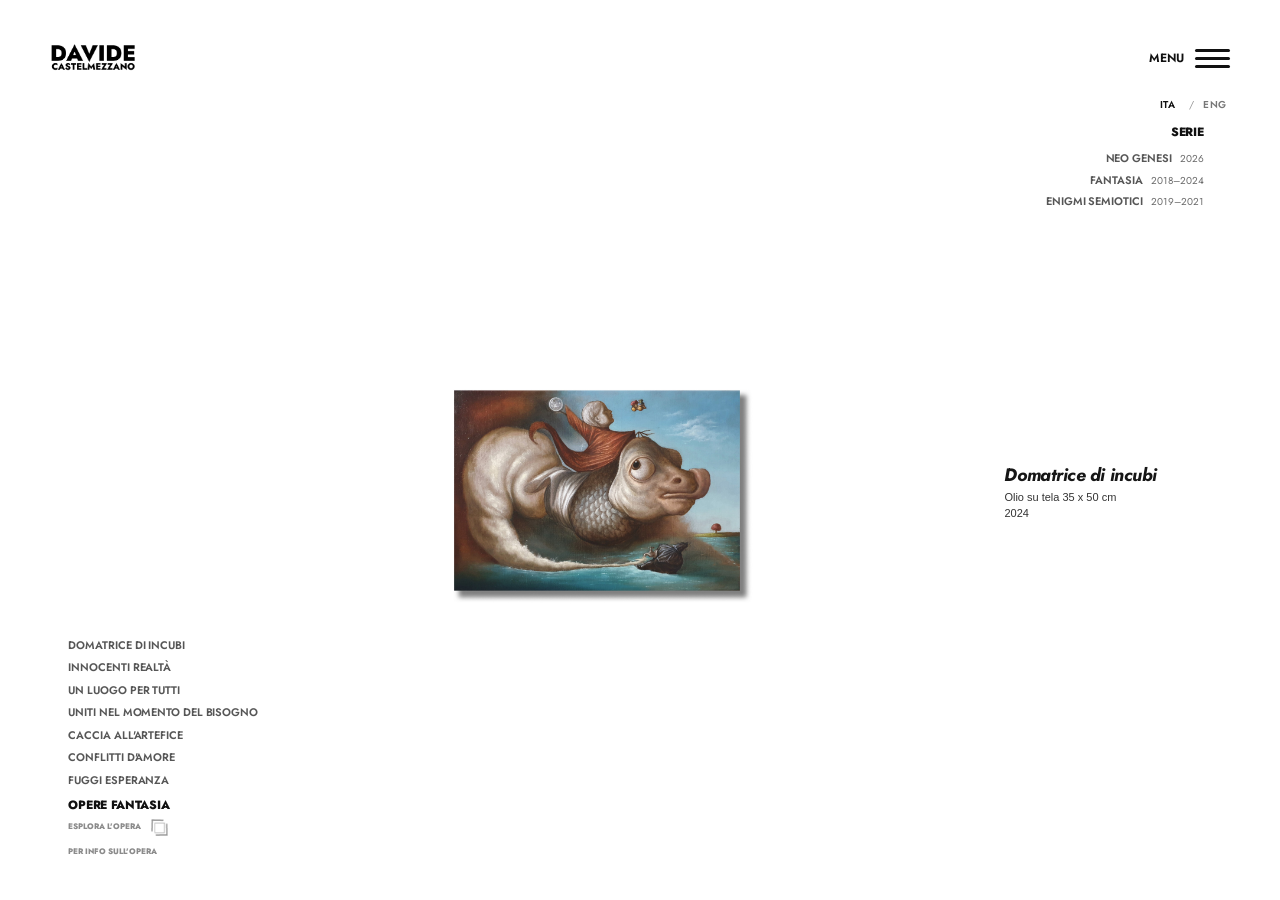
<file: altrilavori/index.html>
<!doctype html>
<html lang="it">
<head>
<base href="../">
<script id="seo217-fixed-base">(function(){var b=document.querySelector('base')||document.createElement('base');if(location.protocol==='file:'){var nested=/\/(?:neogenesi|percorso|altrilavori|ricerca|bio|contatti|privacy|privacy-en|cookies|cookies-en|note-legali|note-legali-en)\/index\.html$/.test(location.pathname);b.href=new URL(nested?'../':'./',location.href).href;}else{b.href=location.pathname.startsWith('/davide-castelmezzano/')?'/davide-castelmezzano/':'/';}if(!b.parentNode)document.head.insertBefore(b,document.head.firstChild)})();</script>
<meta charset="utf-8"><meta name="viewport" content="width=device-width,initial-scale=1"><meta name="theme-color" content="#f8f7f3"><meta name="description" content="Fantasia: raccolta di opere pittoriche realizzate da Davide Castelmezzano tra il 2018 e il 2024. Esplora i dipinti e le informazioni sulle opere.">
<title>Fantasia (2018–2024) | Opere di Davide Castelmezzano</title>
<link rel="canonical" href="https://www.davidecastelmezzano.com/altrilavori/">
<meta name="robots" content="index,follow,max-image-preview:large">
<meta property="og:type" content="article">
<meta property="og:site_name" content="Davide Castelmezzano">
<meta property="og:locale" content="it_IT">
<meta property="og:title" content="Fantasia (2018–2024) | Opere di Davide Castelmezzano">
<meta property="og:description" content="Fantasia: raccolta di opere pittoriche realizzate da Davide Castelmezzano tra il 2018 e il 2024. Esplora i dipinti e le informazioni sulle opere.">
<meta property="og:url" content="https://www.davidecastelmezzano.com/altrilavori/">
<meta property="og:image" content="https://www.davidecastelmezzano.com/MEDIA/preview/opera_domatrice.jpg">
<meta name="twitter:card" content="summary_large_image">
<meta name="twitter:title" content="Fantasia (2018–2024) | Opere di Davide Castelmezzano">
<meta name="twitter:description" content="Fantasia: raccolta di opere pittoriche realizzate da Davide Castelmezzano tra il 2018 e il 2024. Esplora i dipinti e le informazioni sulle opere.">
<meta name="twitter:image" content="https://www.davidecastelmezzano.com/MEDIA/preview/opera_domatrice.jpg">
<script type="application/ld+json">{"@context":"https://schema.org","@graph":[{"@type":"Person","@id":"https://www.davidecastelmezzano.com/#artist","name":"Davide Castelmezzano","jobTitle":"Pittore contemporaneo","url":"https://www.davidecastelmezzano.com/","birthPlace":{"@type":"Place","name":"Matera, Italia"},"homeLocation":{"@type":"Place","name":"Roma, Italia"},"sameAs":["https://www.instagram.com/davidecastelmezzano/"]},{"@type":"WebSite","@id":"https://www.davidecastelmezzano.com/#website","url":"https://www.davidecastelmezzano.com/","name":"Davide Castelmezzano — Pittura contemporanea","inLanguage":["it","en"],"publisher":{"@id":"https://www.davidecastelmezzano.com/#artist"}},{"@type":"WebPage","@id":"https://www.davidecastelmezzano.com/altrilavori/#webpage","url":"https://www.davidecastelmezzano.com/altrilavori/","name":"Fantasia (2018–2024) | Opere di Davide Castelmezzano","description":"Fantasia: raccolta di opere pittoriche realizzate da Davide Castelmezzano tra il 2018 e il 2024. Esplora i dipinti e le informazioni sulle opere.","inLanguage":"it","isPartOf":{"@id":"https://www.davidecastelmezzano.com/#website"},"about":{"@id":"https://www.davidecastelmezzano.com/#artist"}}]}</script>
<link rel="preconnect" href="https://fonts.googleapis.com"><link rel="preconnect" href="https://fonts.gstatic.com" crossorigin>
<link rel="stylesheet" href="https://fonts.googleapis.com/css2?family=Jost:ital,wght@0,400;0,500;0,600;0,700;1,400;1,500;1,600;1,700&display=swap">
<link rel="stylesheet" href="CSS/rev202_bundle_01.css" id="rev202-style-01">
























<link rel="stylesheet" href="CSS/rev202_bundle_02.css?rev=213" id="rev202-style-02">








<link rel="stylesheet" href="CSS/rev202_bundle_03.css" id="rev202-style-03">








<link rel="stylesheet" href="CSS/rev202_bundle_04.css" id="rev202-style-04">
<link rel="stylesheet" href="CSS/rev202_bundle_05.css" id="rev202-style-05">






























































<link rel="preconnect" href="https://api.fontshare.com" crossorigin>
<link href="https://api.fontshare.com/v2/css?f[]=switzer@400,500,600,700&display=swap" rel="stylesheet">
<link rel="stylesheet" href="CSS/rev202_bundle_06.css" id="rev202-style-06">
<noscript><style>body.site-booting #app{visibility:visible!important}body.site-booting .home139-entry{display:none!important}body.site-booting>.site-header{visibility:visible!important}.seo217-fallback{max-width:72ch;margin:9rem auto 5rem;padding:2rem;line-height:1.7;font:400 1.1rem sans-serif}.seo217-fallback h1{font-size:2rem}</style></noscript>
<style id="seo219-failure-fallback">
body.seo219-direct.seo219-render-failed #app{visibility:visible!important}
body.seo219-direct.seo219-render-failed>.site-header{visibility:visible!important}
body.seo219-direct.seo219-render-failed #home139-entry{display:none!important}
body.seo219-direct.seo219-render-failed .seo217-fallback{max-width:72ch;margin:8rem auto 5rem;padding:2rem;line-height:1.7;font-family:Arial,sans-serif;color:#252525}
body.seo219-direct.seo219-render-failed .seo217-fallback h1{font-size:clamp(2rem,4vw,3rem);line-height:1.2}
</style><script id="seo219-recovery">document.addEventListener('DOMContentLoaded',function(){setTimeout(function(){if(document.body.classList.contains('site-booting')) document.body.classList.add('seo219-render-failed')},900)})</script>
</head>
<body class="site-booting seo219-direct">
<div hidden class="home139-entry" id="home139-entry" role="dialog" aria-label="Davide Castelmezzano. Introduzione al sito" tabindex="-1"><canvas class="intro177-dust" aria-hidden="true"></canvas><canvas class="rev179-morph-film" id="rev179-morph-film" aria-hidden="true"></canvas><div class="intro177-sign" aria-hidden="true"><div class="intro177-eyebrow">PITTURA CONTEMPORANEA</div><div class="intro177-ink"><img class="intro178-paint" id="intro178-paint" alt="" aria-hidden="true" decoding="async"></div></div><button class="rev189-enter" type="button" aria-label="Entra nel sito" title="Entra nel sito"><span class="rev193-orbit-hover" aria-hidden="true"><span class="rev193-orbit-breath"><span class="rev193-outer-ring"></span><span class="rev193-inner-dot"></span></span></span><span class="rev193-cta-label" aria-hidden="true"><span class="rev193-cta-desktop">CLICCA PER ENTRARE</span><span class="rev193-cta-mobile">TOCCA PER ENTRARE</span></span></button></div>
<script id="rev57-immersive-bridge" data-site-source="js-1" src="JAVASCRIPT/01_rev57-immersive-bridge.js"></script>
<header class="site-header"><a class="brand" href="#/" aria-label="Torna alla homepage"><img class="rev178-logo" src="MEDIA/logo_davide.png" alt="Davide Castelmezzano" draggable="false"></a><button type="button" id="menu-toggle" class="menu-toggle" aria-expanded="false" aria-controls="site-nav" aria-label="Apri menu">MENU <span class="rev141-menu-symbol" aria-hidden="true"><i></i><i></i><i></i></span></button><div class="rev198-header-lang" role="group" aria-label="Lingua del sito / Website language"><button type="button" data-lang="it" aria-pressed="true">ITA</button><span class="rev198-lang-sep" aria-hidden="true">/</span><button type="button" data-lang="en" aria-pressed="false">ENG</button></div><nav id="site-nav" class="site-nav" aria-label="Navigazione principale"><a href="#/neogenesi" data-nav="opere">Opere</a><a href="#/ricerca" data-nav="ricerca">Ricerca</a><a href="#/bio" data-nav="bio">Bio / CV</a><a href="#/contatti" data-nav="contatti">Contatti</a><button id="site-series-switch" type="button" aria-label="Scegli un altro percorso pittorico">Serie pittoriche <svg viewBox="0 0 24 24" aria-hidden="true"><path d="m6 9 6 6 6-6"/></svg></button></nav></header>
<main id="app"><article class="seo217-fallback" aria-label="Fantasia — Opere 2018–2024"><h1>Fantasia — Opere 2018–2024</h1><p>Raccolta editoriale di dipinti realizzati da Davide Castelmezzano tra il 2018 e il 2024.</p><ul><li>Domatrice di incubi</li><li>Innocenti realtà</li><li>Un luogo per tutti</li><li>Uniti nel momento del bisogno</li><li>Caccia all’artefice</li><li>Conflitti d’amore</li><li>Fuggi Esperanza</li></ul></article><noscript><nav aria-label="Sezioni del portfolio"><a href="#/neogenesi">Neo Genesi</a> · <a href="/altrilavori/">Fantasia</a> · <a href="/percorso/">Enigmi semiotici</a> · <a href="#/ricerca">Ricerca</a> · <a href="#/bio">Biografia</a> · <a href="#/contatti">Contatti</a></nav></noscript><noscript><nav aria-label="Sezioni del portfolio"><a href="/neogenesi/">Neo Genesi</a> · <a href="/altrilavori/">Fantasia</a> · <a href="/percorso/">Enigmi semiotici</a> · <a href="/ricerca/">Ricerca</a> · <a href="/bio/">Biografia</a> · <a href="/contatti/">Contatti</a></nav></noscript></main>
<footer class="site-footer footer31" aria-label="Informazioni, collegamenti legali e crediti">
  <div class="footer31-upper">
    <div class="footer31-brand" aria-label="Davide Castelmezzano, pittore"><strong>DAVIDE<br>CASTELMEZZANO</strong><span>PITTURA CONTEMPORANEA</span></div>
    <div class="footer31-social">
      <a href="https://www.instagram.com/davidecastelmezzano/" target="_blank" rel="noopener noreferrer" aria-label="Instagram di Davide Castelmezzano" title="Instagram">
        <svg aria-hidden="true" viewBox="0 0 24 24" fill="none" stroke="currentColor" stroke-width="1.8"><rect x="3.2" y="3.2" width="17.6" height="17.6" rx="5"/><circle cx="12" cy="12" r="4"/><circle cx="17.5" cy="6.6" r="1" fill="currentColor" stroke="none"/></svg>
      </a>
    </div>
  </div>
  <div class="footer31-lower">
    <div class="footer31-copyright">
      <p>&copy; <span id="year">2026</span> DAVIDE CASTELMEZZANO &middot; TUTTI I DIRITTI RISERVATI</p>
      <p>Le immagini delle opere sono protette dal diritto d'autore.</p>
    </div>
    <nav class="footer31-legal" aria-label="Informazioni legali"><a href="#/privacy">Privacy</a><a href="#/cookies">Cookie</a><a href="#/note-legali">Note legali e crediti</a><a href="#/contatti">Contatti</a></nav>
  </div>
</footer>
<div id="zoom" class="overlay" role="dialog" aria-modal="true" aria-label="Opera ingrandita"><div class="overlay-top"><span class="eyebrow" id="zoom-name">Opera</span><button type="button" class="close" id="zoom-close" aria-label="Chiudi ingrandimento"></button></div><img class="zoom-image" id="zoom-img" alt=""><p id="zoom-caption" class="zoom-caption"></p></div>
<div id="work-viewer" class="work-viewer" role="dialog" aria-modal="true" aria-label="Opera in primo piano" aria-hidden="true">
 <div class="work-viewer-header"><span class="work-viewer-collection" id="viewer-collection">NEO GENESI</span><button class="viewer-close" type="button" id="viewer-close" aria-label="Chiudi la visualizzazione">CHIUDI <span aria-hidden="true">×</span></button></div>
 <div class="work-viewer-center"><button type="button" class="viewer-nav" id="viewer-prev" aria-label="Opera precedente">‹</button><figure class="work-viewer-figure"><img id="viewer-image" alt=""><figcaption><strong id="viewer-title"></strong><span id="viewer-meta"></span></figcaption></figure><button type="button" class="viewer-nav" id="viewer-next" aria-label="Opera successiva">›</button></div>
 <div class="viewer-thumbs-area"><span class="viewer-thumbs-label">ALTRE OPERE <span id="viewer-counter"></span></span><div class="viewer-thumbs" id="viewer-thumbs" aria-label="Seleziona un'altra opera"></div></div>
 </div>
<div id="index" class="overlay" role="dialog" aria-modal="true" aria-label="Indice delle opere"><div class="overlay-top"><span class="eyebrow" id="index-label">Indice delle opere</span><button type="button" class="close" id="index-close" aria-label="Chiudi indice"></button></div><div class="index-list" id="index-list"></div></div>
<script id="script-02" data-site-source="js-2">
/* REV218: Critical gallery media map embedded to prevent incomplete renders when external JS requests fail. */
const A="";
const MEDIA={"ng_smek.jpg":"MEDIA/preview/opera_daimon.jpg","ng_illudes.jpg":"MEDIA/preview/opera_illudes.jpg","ng_imago.jpg":"MEDIA/preview/opera_imago.jpg","ng_fides.jpg":"MEDIA/preview/opera_fides.jpg","ng_endi.jpg":"MEDIA/preview/opera_endiadi.jpg","ng_enesi.jpg":"MEDIA/preview/opera_enesi.jpg","ng_osmosi.jpg":"MEDIA/preview/opera_osmosi.jpg","ng_imago_panel1.jpg":"MEDIA/preview/opera_imago_pannello1.jpg","ng_imago_panel2.jpg":"MEDIA/preview/opera_imago_pannello2.jpg","ng_endi_panel1.jpg":"MEDIA/preview/opera_endiadi_pannello1.jpg","ng_endi_panel2.jpg":"MEDIA/preview/opera_endiadi_pannello2.jpg","arch_domatrice.jpg":"MEDIA/preview/opera_domatrice.jpg","arch_innocenti.jpg":"MEDIA/preview/opera_innocenti.jpg","arch_luogo.jpg":"MEDIA/preview/opera_luogo.jpg","arch_uniti.jpg":"MEDIA/preview/opera_uniti.jpg","arch_identita.jpg":"MEDIA/preview/opera_identita.jpg","arch_caccia.jpg":"MEDIA/preview/opera_caccia.jpg","arch_mistero.jpg":"MEDIA/preview/opera_mistero.jpg","arch_conflitti.webp":"MEDIA/preview/opera_conflitti.jpg","arch_estensioni.webp":"MEDIA/preview/opera_estensioni.jpg","arch_senzatitolo.webp":"MEDIA/preview/opera_fuggi_esperanza.jpg","cinema_illudes.webp":"MEDIA/home_hero_3.webp","rev178_hero1.png":"MEDIA/home_hero_1.webp","rev178_hero2.png":"MEDIA/home_hero_2.jpg","rev178_hero3.png":"MEDIA/home_hero_3.webp","rev178_home_about.jpg":"MEDIA/home_studio.jpg","rev178_home_neo.png":"MEDIA/home_neo_genesi.webp","rev178_contact.png":"MEDIA/contatti.webp","rev178_bio_portrait.jpg":"MEDIA/biografia_ritratto.jpg"};
// REV216: 2560x1440 for gallery; 3840x2160 for the seamless explorer entrance; original masters only once inside the explorer.
const MEDIA_EXPLORE = src => src.replace('MEDIA/preview/opera_', 'MEDIA/explore/opera_');
const MEDIA_HIRES = src => src.replace('MEDIA/explore/opera_', 'MEDIA/hires/opera_');
const ICON={arrow:'<svg aria-hidden="true" viewBox="0 0 24 24" fill="none" stroke="currentColor" stroke-width="1.5" stroke-linecap="round" stroke-linejoin="round"><path d="M4 12h15m-6-6 6 6-6 6"/></svg>',up:'<svg aria-hidden="true" viewBox="0 0 24 24" fill="none" stroke="currentColor" stroke-width="1.6" stroke-linecap="round"><path d="M5 19 19 5M7 5h12v12"/></svg>',down:'<svg aria-hidden="true" viewBox="0 0 24 24" fill="none" stroke="currentColor" stroke-width="1.6" stroke-linecap="round"><path d="M6 9l6 6 6-6"/></svg>',left:'<svg aria-hidden="true" viewBox="0 0 24 24" fill="none" stroke="currentColor" stroke-width="1.6" stroke-linecap="round"><path d="M20 12H4m6-6-6 6 6 6"/></svg>',copy:'<svg aria-hidden="true" viewBox="0 0 24 24" fill="none" stroke="currentColor" stroke-width="1.5" stroke-linejoin="round"><rect x="8" y="8" width="12" height="12" rx="2"/><path d="M16 8V6a2 2 0 0 0-2-2H6a2 2 0 0 0-2 2v8a2 2 0 0 0 2 2h2"/></svg>',mail:'<svg aria-hidden="true" viewBox="0 0 24 24" fill="none" stroke="currentColor" stroke-width="1.5"><rect x="2.7" y="5" width="18.6" height="14" rx="2"/><path d="m3 7 9 7 9-7"/></svg>'};
const cta=(label,to)=>`<a class="cta" href="${to}">${label}${ICON.up}</a>`;
</script>
<script id="script-03" data-site-source="js-3">
/* REV219: critical routing and gallery logic bundled inline, avoids external script dependency during crawl. */


MEDIA['ng_imago_panel1.jpg']='MEDIA/preview/opera_imago_pannello1.jpg';
MEDIA['ng_imago_panel2.jpg']='MEDIA/preview/opera_imago_pannello2.jpg';
MEDIA['ng_endi_panel1.jpg']='MEDIA/preview/opera_endiadi_pannello1.jpg';
MEDIA['ng_endi_panel2.jpg']='MEDIA/preview/opera_endiadi_pannello2.jpg';

const WORKS=[
 {title:'Smek',year:'2026',medium:'Olio su tela',size:'60 × 100 cm',src:'ng_smek.jpg'},
 {title:'Illudes',year:'2026',medium:'Olio su tela',size:'80 × 100 cm',src:'ng_illudes.jpg'},
 {title:'Imago',year:'2026',medium:'Olio su tavola · Dittico',size:'40 × 50 cm ciascun pannello · 40 × 100 cm complessivi',src:'ng_imago.jpg'},
 {title:'Fides',year:'2026',medium:'Olio su tavola',size:'65 × 110 cm',src:'ng_fides.jpg'},
 {title:'Endi Adi',year:'2026',medium:'Olio su tela · Dittico',size:'55 × 60 cm ciascun pannello · 55 × 120 cm complessivi',src:'ng_endi.jpg'},
 {title:'Enesi',year:'2026',medium:'Olio su tela',size:'75 × 85 cm',src:'ng_enesi.jpg'},
 {title:'Osmosi',year:'2026',medium:'Olio su plexiglass',size:'30 × 40 cm',src:'ng_osmosi.jpg'}
];
const ARCHIVE=[
 {title:"Domatrice di incubi",year:"2024",medium:"Olio su tela",size:"35 × 50 cm",src:"arch_domatrice.jpg"},
 {title:"Innocenti realtà",year:"2023",medium:"Olio su tela",size:"35 × 65 cm",src:"arch_innocenti.jpg"},
 {title:"Un luogo per tutti",year:"2022",medium:"Olio su tela",size:"60 × 90 cm",src:"arch_luogo.jpg"},
 {title:"Uniti nel momento del bisogno",year:"2022",medium:"Olio su tela",size:"60 × 100 cm",src:"arch_uniti.jpg"},
 {title:"Identità antropomorfe",year:"2021",medium:"Olio su tela",size:"110 × 160 cm",src:"arch_identita.jpg"},
 {title:"Caccia all'artefice",year:"2021",medium:"Olio su tela",size:"35 × 45 cm",src:"arch_caccia.jpg"},
 {title:"Mistero della seduzione",year:"2019",medium:"Olio su tela",size:"80 × 80 cm",src:"arch_mistero.jpg"},
 {title:"Conflitti d'amore",year:"2018",medium:"Olio su tela",size:"80 × 60 cm",src:"arch_conflitti.webp"},
 {title:"Estensioni interiori",year:"2019",medium:"Olio su tela",size:"60 × 80 cm",src:"arch_estensioni.webp"},
 {title:"Fuggi Esperanza",year:"2018",medium:"Olio su tela",size:"60 × 110 cm",src:"arch_senzatitolo.webp"}
];
const STATEMENT_GENERAL=[
'La ricerca pittorica nasce dall’interesse per ciò che può emergere dall’incontro tra immagini, forme e linguaggi visivi differenti. Al centro del lavoro vi è la possibilità che elementi apparentemente distanti, entrando in relazione, possano trasformarsi reciprocamente e dare origine a configurazioni inattese.',
'Il processo creativo si sviluppa attraverso un confronto continuo tra intenzione, intuizione e sperimentazione. Associazioni, contrasti e coincidenze visive diventano occasioni per esplorare nuove relazioni, lasciando che quanto emerge durante il lavoro possa suggerire direzioni impreviste e modificare le scelte iniziali.'
];
const STATEMENT_SERIES=[
'Neo Genesi nasce dall’esigenza di superare la costruzione narrativa che aveva caratterizzato parte della produzione precedente e di esplorare altre possibilità di formazione dell’immagine.',
'Il progetto prende avvio dalla selezione e dall’assemblaggio digitale di frammenti della tradizione pittorica occidentale. Sottratti ai loro contesti originari, questi elementi vengono ricombinati fino a generare configurazioni pareidoliche che, attraverso la pittura, acquistano corpo e presenza materiale.',
'Con lo sviluppo della serie, queste configurazioni smettono progressivamente di rappresentare un punto d’arrivo. L’introduzione di linee sinuose e interventi gestuali, seguita dalla sperimentazione con stencil utilizzati in positivo e in negativo, apre ulteriori possibilità di relazione tra linguaggi visivi differenti.',
'La figurazione, il gesto, l’astrazione e la componente informale non concorrono soltanto ad accrescere la complessità dell’immagine, ma alla costruzione di un nuovo equilibrio pittorico. Pur mantenendo le proprie differenze, questi linguaggi convivono e si trasformano reciprocamente, dando origine a un’unità visiva che non coincide con la semplice somma delle sue parti.',
'Da questa convivenza, anche tra linguaggi apparentemente contrastanti, emerge un’armonia inattesa che rappresenta una possibilità pittorica nuova rispetto alla produzione precedente.'
];
const BIO=[
'Davide Castelmezzano nasce a Matera nel 1992. Vive e lavora a Roma, dove si trasferisce nel 2012 per intraprendere gli studi di Pittura presso l’Accademia di Belle Arti, dopo aver conseguito il diploma al Liceo Artistico Statale Carlo Levi di Matera.',
'Durante la formazione accademica studia con Moreno Bondi e Vincenzo Scolamiero, approfondendo le tecniche pittoriche tradizionali, con particolare attenzione alla pittura fiamminga, rinascimentale e veneta. Nel 2017 consegue il diploma accademico di primo livello in Pittura con una tesi dedicata all’immaginario visivo e onirico di Federico Fellini. Nel 2020 consegue il diploma accademico di secondo livello con 110 e lode, sviluppando una ricerca sulla deformazione antropomorfa.',
'La sua prima produzione si caratterizza per un linguaggio figurativo fantastico, nel quale figure umane, animali e oggetti vengono associati all’interno di composizioni complesse. Attraverso il disegno libero e una pittura costruita per successive stratificazioni, realizza immagini nelle quali elementi apparentemente incongruenti suggeriscono narrazioni possibili, senza rappresentare necessariamente storie definite.',
'In questa fase approfondisce il proprio interesse per la pittura di Riccardo Tommasi Ferroni e frequenta lo studio del figlio Giovanni Tommasi Ferroni, con il quale instaura un rapporto di stima e confronto artistico, ricevendo indicazioni e consigli sui materiali e sui procedimenti pittorici.',
'Successivamente matura l’esigenza di superare la dimensione narrativa, orientando la propria ricerca verso nuove possibilità di costruzione dell’immagine. Questo cambiamento trova espressione in Neo Genesi (2026), progetto nel quale frammenti della tradizione figurativa, sperimentazione digitale e differenti procedimenti pittorici concorrono alla formazione di immagini caratterizzate dalla convivenza di registri visivi eterogenei.',
'Nel corso della sua attività partecipa a esposizioni collettive in Italia e all’estero, tra cui Multi-Narrative: Painting in Coexistence presso la China Academy of Art di Hangzhou (2021), Incipit surrealtà a Roma e Matera (2024) e Geopolitica: trasformazioni e sviluppi presso la Galleria Plus Art Pulse di Roma (2026). Nel 2026 riceve una segnalazione della giuria alla XVII edizione del Premio Combat, con pubblicazione nel catalogo ufficiale.'
];
const OLD_CV=[['2026','Geopolitica: trasformazioni e sviluppi — Galleria Plus Art Pulse, Roma'],['2025','Premio di pittura Giovanni Colacicchi — Galleria AAIE, Roma'],['2025','Nel sogno del fantastico — Galleria Viva, Soriano nel Cimino'],['2024','A tre voci — a cura di Robertomaria Siena, Spazio Urano, Roma'],['2024','Incipit surrealtà — Roma e Matera'],['2021','Multi-Narrative: Painting in Coexistence — China Academy of Art, Hangzhou, Cina']];


</script>
<script id="script-04" data-site-source="js-4">
/* REV219: critical routing and gallery logic bundled inline, avoids external script dependency during crawl. */

const app=document.getElementById('app');const reduced=matchMedia('(prefers-reduced-motion: reduce)');const email='davidecastelmezzano@yahoo.com';
let artworkIndex=0,cleanup=()=>{},lastFocus=null,animating=false;let viewerIndex=0,viewerBusy=false,viewerFocus=null;
const cvSections=[
 ['Mostre',[
 ['2026','Geopolitica: trasformazioni e sviluppi, Galleria Plus Art Pulse, Roma.'],
 ['2025','Premio di pittura Giovanni Colacicchi, Galleria AAIE, Roma.'],
 ['2025','Premio di pittura Giovanni Colacicchi, Ala Nobile del Palazzo Comunale, Sabaudia.'],
 ['2025','Nel sogno del fantastico, Galleria Viva, Soriano nel Cimino.'],
 ['2025','OpenArt Now 50x50, Aurora Boreale Associazione Culturale, Roma.'],
 ['2024','A tre voci, a cura di Robertomaria Siena, Spazio Urano, Roma.'],
 ['2024','Arte è Bellezza, Sale del Palazzo Comunale, Bolsena.'],
 ['2024','Arte è Bellezza. La forza del puro. Omaggio ad Alberini, Palazzo Nuzzi, Orte.'],
 ['2024','Arte è Bellezza. Le nuove frontiere dell’arte, Scuderie di Palazzo Chigi Albani, Soriano nel Cimino.'],
 ['2024','Incipit surrealtà, a cura di Robertomaria Siena, La Design.aTa Art Gallery, Roma.'],
 ['2024','Incipit surrealtà, a cura di Robertomaria Siena, Scuderie di Palazzo Malvinni-Malvezzi, Matera.'],
 ['2024','25° Anniversario Galería Artelibre, esposizione virtuale internazionale, Galería Artelibre, Spagna; pubblicazione nel Tomo I – Catalogo Rosso.'],
 ['2021','Multi-Narrative: Painting in Coexistence, China Academy of Art, Hangzhou, Cina.']]],
 ['Residenze', [['2024','Residenza Arte è Bellezza, con il patrocinio del Ministero della Cultura, Soriano nel Cimino (VT), Italia.']]],
 ['Riconoscimenti', [['2026','Premio Combat – 17ª edizione, segnalazione della giuria e pubblicazione nel catalogo ufficiale.'],['2022','Luxembourg Art Prize, Certificato di Merito Artistico, Pinacothèque du Luxembourg.']]],
 ['Pubblicazioni', [['2025','Panta Rei Editoriale, articolo dedicato all’opera La Domatrice di Incubi.'],['2024','Pubblicazione nel Tomo I – Catalogo Rosso, Galería Artelibre.'],['2023','Guía de Arte LEONARDO 2023, pagina monografica, Galería Artelibre.']]],
 ['Formazione', [['2020','Diploma accademico di secondo livello in Pittura, Accademia di Belle Arti di Roma, 110 e lode.'],['2017','Diploma accademico di primo livello in Pittura, Accademia di Belle Arti di Roma.']]]
];
function ps(a){return a.map(s=>`<p>${s}</p>`).join('')}
function extensible(items,visible=1,id='more'){return `<div class="prose" id="${id}">${ps(items.slice(0,visible))}<div class="extra" hidden>${ps(items.slice(visible))}</div><button type="button" class="toggle-more" aria-expanded="false" data-toggle="${id}"><span>Leggi tutto</span>${ICON.down}</button></div>`}
function home(){return `<article class="page home art-home home139" aria-label="Davide Castelmezzano, pittura">
<section class="art-hero home139-hero" id="hero-scroll-intro" aria-label="Dettagli pittorici di Smek e Illudes">
 <div class="home139-slides" aria-hidden="true">
  <img class="home139-slide is-active" data-art="Smek" src="${MEDIA['rev178_hero1.png']}" alt="" fetchpriority="high" decoding="async">
  <img class="home139-slide" data-art="Illudes — nuovo dettaglio" src="${MEDIA['rev178_hero2.png']}" alt="" decoding="async">
  <img class="home139-slide" data-art="Illudes" src="${MEDIA['rev178_hero3.png']}" alt="" decoding="async">
 </div>
</section>
<section class="art-about home139-about" id="studio-home" aria-labelledby="art-about-title">
 <div class="art-about-left"><div class="art-about-copy home139-about-copy">
  <h1 id="art-about-title" class="home139-statement"><span>IMMAGINI IN</span><span>DIVENIRE</span></h1>
  <h2 class="home139-about-label">CHI SONO ?</h2>
  <p>Davide Castelmezzano (Matera, 1992) vive e lavora a Roma. La sua ricerca pittorica esplora le possibilità di trasfigurazione fantastica dell’immagine attraverso il dialogo tra gestualità pittorica e pareidolia.</p>
  <a class="art-about-link" href="#/bio">Davide</a>
 </div></div>
 <figure class="art-about-picture"><img src="${MEDIA['rev178_home_about.jpg']}" alt="Davide Castelmezzano nel suo studio di pittura" loading="lazy" decoding="async"></figure>
</section>
<section class="art-neo home139-neo" id="neogenesi-intro" aria-labelledby="art-neo-title">
 <img class="art-neo-painting" src="${MEDIA['rev178_home_neo.png']}" alt="Dettaglio originale di Illudes" loading="lazy" decoding="async">
 <div class="art-neo-shade" aria-hidden="true"></div>
 <div class="home139-neo-content">
  <div class="home139-neo-title"><h1 id="art-neo-title"><span>NEO</span><span>GENESI</span></h1><span class="home139-neo-serie">Serie</span></div>
  <div class="home139-neo-info"><h2>SERIE PITTORICA 2026</h2>
  <p>Neo Genesi esplora le possibilità che emergono dall’incontro tra forme e immagini apparentemente incompatibili. Attraverso la gestualità pittorica, elementi differenti entrano in relazione, generando configurazioni inattese e nuove possibilità figurative.</p>
  <a href="#/neogenesi" class="home139-neo-link">SCOPRI</a></div>
 </div>
</section></article>`}


// Only Neo Genesi is an established SERIES. The other two entrances are chronological/editorial groups.
const EARLY_TITLES=['Identità antropomorfe','Mistero della seduzione','Estensioni interiori'];
const EARLY=EARLY_TITLES.map(title=>ARCHIVE.find(work=>work.title===title)).filter(Boolean);
const OTHER=ARCHIVE.filter(work=>!EARLY_TITLES.includes(work.title));
const COLLECTIONS={
 neogenesi:{name:'Neo Genesi',title:'Neo <em>Genesi.</em>',banner:'cinema_illudes.webp',desc:'Dalla convivenza di linguaggi visivi differenti emerge un nuovo equilibrio pittorico.',items:WORKS,cat:'SERIE / 2026'},
 percorso:{name:'Enigmi semiotici',title:'Enigmi<br><em>semiotici.</em>',banner:'arch_identita.jpg',desc:'Opere realizzate tra il 2019 e il 2021.',items:EARLY,cat:'2019–2021'},
 altrilavori:{name:'Fantasia',title:'Fantasia.',banner:'arch_domatrice.jpg',desc:'Opere realizzate tra il 2018 e il 2024.',items:OTHER,cat:'2018–2024'}
};
const galleryEntries=()=>COLLECTIONS[getPage()]?.items||WORKS;
function gallery(){
 const route=getPage(),c=COLLECTIONS[route]||COLLECTIONS.neogenesi;
 const w=c.items[0];
 const name=w.title==='Smek'?'Daimon (Smek)':w.title;
 const nameHtml=w.title==='Smek'?'Daimon <span class="rev180-smek">(Smek)</span>':name;
 const seriesName={'neogenesi':'NEO GENESI','percorso':'ENIGMI SEMIOTICI','altrilavori':'FANTASIA'}[route]||'NEO GENESI';
 return `<article class="page rev155-gallery" aria-label="Opere di Davide Castelmezzano">
  <section class="rev155-scene" id="rev155-scene" aria-label="Spazio espositivo">
   <div class="rev155-series" id="rev155-series">
    <button class="rev155-heading rev155-series-toggle" id="rev155-series-toggle" type="button" aria-expanded="true" aria-controls="rev155-series-list">SERIE</button>
    <div class="rev155-series-list rev155-disclosure" id="rev155-series-list">
     <button type="button" class="rev155-series-choice ${route==='neogenesi'?'is-active':''}" data-series="neogenesi">NEO GENESI <span>2026</span></button>
     <button type="button" class="rev155-series-choice ${route==='altrilavori'?'is-active':''}" data-series="altrilavori">FANTASIA <span>2018–2024</span></button>
     <button type="button" class="rev155-series-choice ${route==='percorso'?'is-active':''}" data-series="percorso">ENIGMI SEMIOTICI <span>2019–2021</span></button>
    </div>
   </div>
   <div class="rev155-art-zone" id="rev155-art-zone" aria-label="Opera principale; scorri per sfogliare">
    <div class="rev156-world" id="rev156-world">
     <button type="button" id="rev155-artwork" class="rev155-artwork" aria-label="Avvicina l'opera ${name}" aria-pressed="false">
      <span class="rev155-photo-shell" id="rev155-photo-shell"><img id="rev155-image" class="rev155-photo" src="${MEDIA[w.src]}" alt="${name}" draggable="false" decoding="async"></span>
     </button>
    </div>
   </div>
   <div class="rev155-work-info" id="rev155-work-info" aria-live="polite">
    <h1 id="rev155-title">${nameHtml}</h1><p id="rev155-medium">${[w.medium,w.size].filter(Boolean).join(' ')}</p><p id="rev155-year">${w.year||''}</p>
    <div id="rev162-panels" class="rev162-panels" role="group" aria-label="Visualizzazione del dittico" hidden>
     <button type="button" data-panel="0" aria-pressed="true" title="Visualizza entrambi i pannelli">INTERO</button>
     <button type="button" data-panel="1" aria-pressed="false" title="Visualizza il pannello 1">1</button>
     <button type="button" data-panel="2" aria-pressed="false" title="Mostra o nascondi il pannello 2">2</button>
    </div>
   </div>
   <div class="rev155-works" id="rev155-works">
    <button type="button" class="rev155-heading rev155-works-toggle" id="rev155-works-toggle" aria-expanded="true" aria-controls="rev155-works-list">OPERE ${seriesName}</button>
    <div class="rev155-works-list rev155-disclosure" id="rev155-works-list"></div>
   </div>
   <div class="rev155-actions">
    <button id="rev155-explore" type="button" aria-label="Esplora l'opera a schermo intero"><span>ESPLORA L'OPERA</span><img class="rev159-explore-icon" src="MEDIA/icona_esplora.png" width="39" height="38" alt="" aria-hidden="true"></button>
    <a href="#/contatti" id="rev155-enquire">PER INFO SULL'OPERA</a>
   </div>
  </section>
  <div class="rev155-immersive" id="rev155-immersive" role="dialog" aria-modal="true" aria-label="Esplorazione dell'opera" hidden>
   <div class="rev155-immersive-canvas" id="rev155-immersive-canvas" aria-label="Trascina per esplorare la pittura"><img id="rev155-immersive-image" alt="Dettaglio di ${name}" draggable="false" decoding="async"></div>
   <button class="rev155-immersive-back" id="rev155-back" type="button">TORNA INDIETRO</button>
   <span class="rev155-immersive-caption" id="rev155-immersive-caption">${name}</span>
  </div>
 </article>`;
}

function research(){
 const paras=arr=>arr.map(p=>`<p>${p}</p>`).join('');
 return `<article class="page research24" aria-label="Ricerca artistica">
 <div class="research24-track" id="research24-track"><div class="research24-stage" id="research24-stage">
  <video class="research24-video first" id="research24-v1" autoplay muted playsinline loop preload="metadata" poster="MEDIA/ricerca_poster.webp" aria-hidden="true"><source src="MEDIA/ricerca_rev204.mp4" type="video/mp4"></video>
  <video class="research24-video second" id="research24-v2" autoplay muted playsinline loop preload="metadata" poster="MEDIA/neo_genesi_poster.webp" aria-hidden="true"><source src="MEDIA/neo_genesi_hq.mp4" type="video/mp4"></video>
  <div class="research24-shade"></div><div class="research24-grain"></div>
  <section class="research24-scene first" id="research24-general" aria-labelledby="research24-general-heading">
   <video class="research24-mobile-film" autoplay muted loop playsinline preload="metadata" poster="MEDIA/ricerca_poster.webp" aria-hidden="true"><source src="MEDIA/ricerca_rev204.mp4" type="video/mp4"></video>
   <div class="research24-contents"><h1 class="research24-title" id="research24-general-heading">RICERCA</h1>
   <div class="research24-cols" lang="it">${paras(STATEMENT_GENERAL)}</div></div>
  </section>
  <section class="research24-scene second" id="research24-neo" aria-labelledby="research24-neo-heading">
   <video class="research24-mobile-film" autoplay muted loop playsinline preload="metadata" poster="MEDIA/neo_genesi_poster.webp" aria-hidden="true"><source src="MEDIA/neo_genesi_hq.mp4" type="video/mp4"></video>
   <div class="research24-contents"><h2 class="research24-title" id="research24-neo-heading">NEO GENESI</h2>
   <div class="research24-cols" lang="it">${paras(STATEMENT_SERIES)}</div></div>
  </section>
 </div></div>

 </article>`;
}
function bio(){
 const paragraphs=BIO.map(p=>`<p>${p}</p>`).join('');
 return `<article class="page bio25-page" aria-label="Biografia e curriculum di Davide Castelmezzano">
 <section class="bio25-immersive" aria-label="L'artista, biografia e curriculum">
   <img class="bio25-photograph" src="${MEDIA["rev178_bio_portrait.jpg"]}" alt="Davide Castelmezzano al lavoro nel suo studio a Roma" fetchpriority="high">
   <div class="bio25-shadow" aria-hidden="true"></div>
   <div class="bio25-frame">
      <div class="bio25-shell">
        <div class="bio25-content">
          <div class="bio25-tabs" role="tablist" aria-label="Percorso dell'artista">
           <button type="button" class="bio25-tab is-active" id="bio25-tab-bio" role="tab" aria-selected="true" aria-controls="bio25-pane-bio" data-bio-tab="bio">BIOGRAFIA</button>
           <button type="button" class="bio25-tab" id="bio25-tab-cv" role="tab" aria-selected="false" aria-controls="bio25-pane-cv" data-bio-tab="cv">CURRICULUM</button>
          </div>
          <section id="bio25-pane-bio" role="tabpanel" aria-labelledby="bio25-tab-bio" class="bio25-panel is-active" data-bio-panel="bio">
           <h1 class="bio25-title">BIOGRAFIA</h1>
           <div class="bio25-columns" lang="it">${paragraphs}</div>
          </section>
          <section id="bio25-pane-cv" role="tabpanel" aria-labelledby="bio25-tab-cv" class="bio25-panel" data-bio-panel="cv" hidden>
           <h2 class="bio25-title">CURRICULUM VITAE</h2>
           <div class="bio25-cv-scroll" tabindex="0" aria-label="Curriculum completo, scorri per leggere">
            ${cvSections.map(([heading,entries])=>`<section class="bio25-cv-group"><h3>${heading}</h3>${entries.map(([year,desc])=>`<div class="bio25-cv-row"><span>${year}</span><p>${desc}</p></div>`).join('')}</section>`).join('')}
           </div>
          </section>
        </div>
      </div>
   </div>
 </section>
 </article>`;
}
function contact(){return `<article class="page contact109" aria-label="Contatti">
<div class="contact109-visual" aria-hidden="true">
 <div class="contact109-slide current" data-art="0"><img src="${MEDIA['rev178_contact.png']}" alt="" fetchpriority="high" decoding="async"/></div>
</div>
<div class="contact109-shade" aria-hidden="true"></div>
<div class="contact109-columns">
 <section class="contact109-story" aria-labelledby="contact109-title">
  <div class="contact109-center"><h1 id="contact109-title">RESTIAMO <em>in contatto.</em></h1>
   <p>Per proposte espositive, collaborazioni o richieste relative alla mia ricerca pittorica, puoi scrivermi qui.</p></div>
 </section>
 <section class="contact109-area" aria-label="Modulo di contatto"><div class="contact109-inner">
  <div class="contact109-form-top"><h2>Scrivimi<span>.</span></h2><p>Campi obbligatori *</p></div>
  <p class="contact109-invite">Compila il modulo per inviarmi un messaggio.</p>
  <form id="contact109-form" method="post" action="#" novalidate>
   <div class="contact109-row">
    <div class="contact109-field"><label for="contact109-name">NOME E COGNOME *</label><input name="name" id="contact109-name" autocomplete="name" required maxlength="120" placeholder="Come ti chiami"/></div>
    <div class="contact109-field"><label for="contact109-email">INDIRIZZO EMAIL *</label><input type="email" name="email" id="contact109-email" autocomplete="email" required maxlength="254" placeholder="nome@esempio.com"/></div>
   </div>
   <input type="hidden" name="subject" value="Messaggio dal sito"/>
   <div class="contact109-field"><label for="contact109-message">IL TUO MESSAGGIO *</label><textarea name="message" id="contact109-message" required minlength="10" maxlength="4000" placeholder="Raccontami brevemente la tua proposta o richiesta..."></textarea></div>
   <input name="_gotcha" class="contact109-trap" type="text" aria-label="Lascia vuoto" autocomplete="off" tabindex="-1"/>
   <button class="contact109-send" type="submit">INVIA IL MESSAGGIO <svg viewBox="0 0 24 24" aria-hidden="true"><path d="M3 12h17M13 5l7 7-7 7"/></svg></button>
   <p class="contact109-notice" id="contact109-notice" aria-live="polite" role="status"></p>
   <p class="contact109-privacy">I dati inseriti saranno utilizzati soltanto per rispondere alla richiesta. <a href="#/privacy">Privacy</a></p>
  </form>
  <div class="contact109-secondary" aria-label="Collegamenti diretti">
  <div class="contact109-channels">
   <a href="https://www.instagram.com/davidecastelmezzano/" target="_blank" rel="noopener noreferrer" aria-label="Instagram" title="Instagram"><svg viewBox="0 0 24 24" fill="none" stroke="currentColor" stroke-width="1.6" stroke-linecap="round" stroke-linejoin="round" aria-hidden="true"><rect x="3.1" y="3.1" width="17.8" height="17.8" rx="5"/><circle cx="12" cy="12" r="4"/><circle cx="17.5" cy="6.7" r=".9" fill="currentColor" stroke="none"/></svg></a>
   <a href="mailto:${email}" aria-label="Scrivi un'email" title="Email"><svg viewBox="0 0 24 24" fill="none" stroke="currentColor" stroke-width="1.65" stroke-linecap="round" stroke-linejoin="round" aria-hidden="true"><circle cx="12" cy="12" r="4"/><path d="M16 8v5.3c0 1.7 2.4 2.6 3.6.8C24.1 6.8 17.9 2.4 12 2.4a9.6 9.6 0 1 0 6.7 16.5"/></svg></a>
  </div>
 </div>
 </div></section>
</div></article>`;}

const legal31Pages={"privacy":()=>"<article class=\"page legal31\" lang=\"it\" aria-label=\"Privacypolicy.\"><div class=\"legal31-head\"><span class=\"legal31-eyebrow\">INFORMAZIONI LEGALI / DAVIDE CASTELMEZZANO</span></div><div class=\"legal31-body\"><h1>Privacy<br><em>policy.</em></h1><div class=\"legal31-content\"><h2>1. Titolare del trattamento</h2><p>Il titolare del trattamento dei dati personali raccolti direttamente attraverso questo portfolio è <strong>Davide Castelmezzano</strong>, pittore indipendente, operante a Roma (Italia). Per contatti e richieste relative alla protezione dei dati: <a href=\"mailto:davidecastelmezzano@yahoo.com\">davidecastelmezzano@yahoo.com</a>.</p><h2>2. Dati trattati e finalità</h2><p><strong>Visita del sito.</strong> Il portfolio è pubblicato su GitHub Pages. GitHub dichiara di registrare e conservare, per finalità di sicurezza, gli indirizzi IP dei visitatori dei siti GitHub Pages. Possono essere trattati altri dati tecnici di connessione necessari alla distribuzione dei contenuti. Il proprietario del portfolio non ha predisposto un sistema proprio di registrazione degli IP dei visitatori. Per le operazioni e i tempi di conservazione gestiti da GitHub si veda la sua <a href=\"https://docs.github.com/en/site-policy/privacy-policies/github-general-privacy-statement\" target=\"_blank\" rel=\"noopener noreferrer\">informativa privacy</a>.</p><p><strong>Richieste e corrispondenza.</strong> Se scrivi all&#x27;artista, vengono utilizzati il tuo nome (se indicato), l&#x27;indirizzo email, il testo del messaggio e gli eventuali allegati per rispondere e gestire la richiesta. Il modulo Contatti, nella configurazione attuale, prepara un messaggio nel tuo programma di posta elettronica: l&#x27;invio avviene da lì, senza trasmissione dei campi a un server applicativo del sito.</p><p><strong>Preferenza di lingua.</strong> Il browser può memorizzare localmente IT o EN per riproporre la lingua scelta nelle visite successive. L&#x27;impostazione non viene usata dal sito per identificare o profilare i visitatori.</p><h2>3. Basi giuridiche</h2><p>La gestione delle comunicazioni spontanee è basata sul <strong>legittimo interesse</strong> dell&#x27;artista a rispondere e mantenere la corrispondenza (art. 6, par. 1, lett. f, GDPR); se il messaggio riguarda una richiesta precontrattuale, può applicarsi anche l&#x27;art. 6, par. 1, lett. b. Il legittimo interesse alla disponibilità e sicurezza del sito riguarda i trattamenti tecnici riconducibili al gestore; GitHub descrive nella propria informativa le basi giuridiche delle operazioni svolte sotto la propria responsabilità. La scelta della lingua è funzionale a un servizio espressamente richiesto dall&#x27;utente.</p><h2>4. Hosting, caratteri tipografici e link esterni</h2><p>Il sito utilizza <strong>GitHub Pages</strong> per l&#x27;hosting, <strong>Google Fonts</strong> per il carattere Jost e <strong>Fontshare</strong> per Switzer. Al caricamento dei caratteri, il browser contatta i server di tali fornitori, ai quali possono essere comunicati l&#x27;indirizzo IP e dati tecnici della richiesta. Le informazioni di trattamento dei rispettivi fornitori sono consultabili nelle loro informative: <a href=\"https://docs.github.com/en/site-policy/privacy-policies/github-general-privacy-statement\" target=\"_blank\" rel=\"noopener noreferrer\">GitHub</a>, <a href=\"https://policies.google.com/privacy\" target=\"_blank\" rel=\"noopener noreferrer\">Google</a>, <a href=\"https://www.fontshare.com/privacy\" target=\"_blank\" rel=\"noopener noreferrer\">Fontshare</a>.</p><p>Il collegamento a Instagram apre una piattaforma esterna soltanto se viene selezionato; il trattamento successivo dipende dalle condizioni della piattaforma. Il sito non include un pixel pubblicitario o un sistema di analisi delle visite gestito dall&#x27;artista.</p><h2>5. Destinatari, trasferimenti e conservazione</h2><p>Possono ricevere dati tecnici GitHub e i fornitori dei caratteri online; i messaggi email sono trattati anche dal fornitore di posta elettronica dell&#x27;artista (<strong>Yahoo Mail</strong>) e da quello scelto dal mittente. Questi operatori possono trattare dati anche fuori dallo Spazio economico europeo, nei limiti e con le garanzie indicati nelle rispettive informative e secondo la disciplina applicabile ai trasferimenti internazionali.</p><p>Le richieste ricevute vengono conservate per la durata dello scambio e, in assenza di una collaborazione o di una necessità documentata, per non oltre <strong>24 mesi dall&#x27;ultima comunicazione</strong>; eventuali obblighi di legge o esigenze di tutela dei diritti possono richiedere tempi diversi. La conservazione dei log tecnici gestiti autonomamente dai fornitori segue le rispettive politiche, sulle quali l&#x27;artista non determina direttamente la durata.</p><h2>6. Conferimento, diritti e reclamo</h2><p>La consultazione del sito non richiede registrazione. Contattare l&#x27;artista è facoltativo; per ricevere una risposta occorre indicare un recapito. Nei casi previsti dal GDPR puoi chiedere accesso, rettifica, cancellazione, limitazione, opposizione e portabilità dei dati. Puoi scrivere a <a href=\"mailto:davidecastelmezzano@yahoo.com\">davidecastelmezzano@yahoo.com</a> e presentare reclamo al <a href=\"https://www.garanteprivacy.it/\" target=\"_blank\" rel=\"noopener noreferrer\">Garante per la protezione dei dati personali</a>. Il sito non adotta decisioni automatizzate o profilazione degli interessati.</p><h2>7. Cookie e aggiornamenti</h2><p>Le informazioni su cookie e memorie locali sono disponibili nella <a href=\"#/cookies\">Cookie Policy</a>. Questa informativa è aggiornata quando cambiano i servizi utilizzati o le modalità di trattamento dei dati.</p><p class=\"legal31-update\">Ultimo aggiornamento: 24 novembre 2026</p></div></div></article>","cookies":()=>"<article class=\"page legal31\" lang=\"it\" aria-label=\"Cookiepolicy.\"><div class=\"legal31-head\"><span class=\"legal31-eyebrow\">INFORMAZIONI LEGALI / DAVIDE CASTELMEZZANO</span></div><div class=\"legal31-body\"><h1>Cookie<br><em>policy.</em></h1><div class=\"legal31-content\"><h2>1. Cookie e strumenti analoghi</h2><p>Nel codice di questa versione del sito non sono stati integrati sistemi di pubblicità comportamentale, pixel di profilazione o piattaforme di misurazione degli accessi. Il sito non imposta tramite JavaScript cookie di profilazione.</p><p>La visualizzazione del portfolio può comunque richiedere dati di connessione ai servizi utilizzati per ospitarlo e per caricare i caratteri tipografici; questa circostanza è distinta dall&#x27;uso di cookie.</p><h2>2. Preferenza lingua nel browser</h2><p>Per ricordare la scelta IT/EN il sito utilizza la memoria locale del browser (<strong>localStorage</strong>, chiave davide-language-v1, valore it oppure en). Non contiene nome, email o identificativi pubblicitari, non ha una scadenza automatica e permane fino alla cancellazione dei dati del sito nel browser o a un aggiornamento della preferenza. La sua funzione è esclusivamente tecnica.</p><h2>3. Servizi esterni</h2><p>GitHub Pages eroga le pagine; Google Fonts e Fontshare forniscono i caratteri Jost e Switzer. I relativi collegamenti possono comportare scambi di dati tecnici con terze parti. Le eventuali impostazioni di archiviazione operate direttamente dai fornitori dipendono dai rispettivi servizi e non sono controllate dal codice del portfolio. Per i dettagli si rimanda alla <a href=\"#/privacy\">Privacy Policy</a> e alle informative dei fornitori.</p><h2>4. Consenso e gestione</h2><p>Per le sole preferenze tecniche sopra descritte non è previsto un banner di consenso: le indicazioni del Garante non lo richiedono per gli strumenti tecnici necessari. Puoi gestire o cancellare i dati locali dalle impostazioni del tuo browser. Se in futuro saranno aggiunti sistemi di tracciamento non essenziali, il sito dovrà adottare gli strumenti di informazione e consenso richiesti prima della loro attivazione.</p><p class=\"legal31-update\">Ultimo aggiornamento: 24 novembre 2026</p></div></div></article>","note-legali":()=>"<article class=\"page legal31\" lang=\"it\" aria-label=\"Note legalie crediti.\"><div class=\"legal31-head\"><span class=\"legal31-eyebrow\">INFORMAZIONI LEGALI / DAVIDE CASTELMEZZANO</span></div><div class=\"legal31-body\"><h1>Note legali<br><em>e crediti.</em></h1><div class=\"legal31-content\"><h2>Identità e finalità del sito</h2><p>Questo sito è il portfolio artistico personale di <strong>Davide Castelmezzano</strong>, pittore contemporaneo che vive e lavora a Roma. Serve a presentare opere, ricerca pittorica, biografia, curriculum e recapiti. Per comunicazioni: <a href=\"mailto:davidecastelmezzano@yahoo.com\">davidecastelmezzano@yahoo.com</a> oppure la pagina <a href=\"#/contatti\">Contatti</a>. Non è presente un sistema di acquisto o pagamento online.</p><h2>Diritto d’autore e riproduzioni</h2><p>© 2026 Davide Castelmezzano — Tutti i diritti riservati. Le opere pittoriche originali e le fotografie realizzate dall&#x27;artista, comprese le riproduzioni e i dettagli pubblicati su questo sito, sono protetti dalla normativa applicabile sul diritto d&#x27;autore. La pubblicazione online non concede una licenza generale di riutilizzo. Copia, pubblicazione, modifica, utilizzo commerciale e diffusione richiedono, dove previsto, il consenso del titolare dei relativi diritti, fatte salve le eccezioni e le utilizzazioni consentite dalla legge.</p><p>La citazione dell&#x27;opera o dell&#x27;autore, da sola, non sostituisce una licenza quando questa sia necessaria. Per autorizzazioni e richieste di riproduzione contattare l&#x27;artista.</p><h2>Crediti delle opere e del sito</h2><p><strong>Dipinti, riproduzioni fotografiche, testi artistici e direzione del progetto:</strong> Davide Castelmezzano.</p><p><strong>Realizzazione del sito:</strong> sviluppo e programmazione curati da Davide Castelmezzano con il supporto di strumenti di intelligenza artificiale. Tale assistenza riguarda la progettazione tecnica e il codice, non la creazione delle opere pittoriche.</p><p><strong>Tipografia:</strong> Jost tramite Google Fonts e Switzer tramite Fontshare; i relativi caratteri sono soggetti alle rispettive licenze. I nomi e i marchi di servizi di terzi appartengono ai rispettivi titolari.</p><h2>Informazioni e link esterni</h2><p>Le schede delle opere e le informazioni biografiche sono pubblicate a scopo informativo. Il sito può contenere collegamenti a pagine di terzi, gestite secondo termini e informative indipendenti. Nulla in queste note limita i diritti inderogabili riconosciuti dalla normativa applicabile.</p><p class=\"legal31-update\">Ultimo aggiornamento: 24 novembre 2026</p></div></div></article>","privacy-en":()=>"<article class=\"page legal31\" lang=\"en\" aria-label=\"Privacypolicy.\"><div class=\"legal31-head\"><span class=\"legal31-eyebrow\">LEGAL INFORMATION / DAVIDE CASTELMEZZANO</span></div><div class=\"legal31-body\"><h1>Privacy<br><em>policy.</em></h1><div class=\"legal31-content\"><h2>1. Data controller</h2><p>The controller of personal data collected directly through this portfolio is <strong>Davide Castelmezzano</strong>, an independent painter based in Rome, Italy. For privacy enquiries and requests: <a href=\"mailto:davidecastelmezzano@yahoo.com\">davidecastelmezzano@yahoo.com</a>.</p><h2>2. Data processed and purposes</h2><p><strong>Website visits.</strong> This portfolio is hosted by GitHub Pages. GitHub states that it logs and stores visitors&#x27; IP addresses for security purposes. Other connection data needed to serve the website may also be processed. The portfolio owner has not set up a separate system to record visitor IP addresses. See <a href=\"https://docs.github.com/en/site-policy/privacy-policies/github-general-privacy-statement\" target=\"_blank\" rel=\"noopener noreferrer\">GitHub&#x27;s privacy statement</a> for its own processing and retention arrangements.</p><p><strong>Messages and enquiries.</strong> If you contact the artist, your name (where supplied), email address, message and any attachments are used to respond and deal with your enquiry. In the present configuration, the Contact form prepares a message in your email application. The message is sent from that application; the form fields are not transmitted to a website application server.</p><p><strong>Language preference.</strong> The website may store your IT or EN choice locally in your browser so your preferred language can be displayed on future visits. This preference is not used by the website to identify or profile visitors.</p><h2>3. Legal bases</h2><p>Handling unsolicited enquiries is based on the artist&#x27;s <strong>legitimate interest</strong> in responding to messages and maintaining correspondence (Article 6(1)(f) GDPR). Where a message concerns steps requested before entering into a contract, Article 6(1)(b) may also apply. The legitimate interest in making the website available and secure may apply to technical processing attributable to the site operator. GitHub explains the legal bases for processing under its own responsibility in its privacy statement. Language settings are functional to a service expressly requested by the visitor.</p><h2>4. Hosting, web fonts and external links</h2><p>The website uses <strong>GitHub Pages</strong> for hosting, <strong>Google Fonts</strong> to serve Jost and <strong>Fontshare</strong> to serve Switzer. The visitor&#x27;s browser connects to these services when loading font files; the providers may receive an IP address and technical request data. Refer to their privacy statements: <a href=\"https://docs.github.com/en/site-policy/privacy-policies/github-general-privacy-statement\" target=\"_blank\" rel=\"noopener noreferrer\">GitHub</a>, <a href=\"https://policies.google.com/privacy\" target=\"_blank\" rel=\"noopener noreferrer\">Google</a>, and <a href=\"https://www.fontshare.com/privacy\" target=\"_blank\" rel=\"noopener noreferrer\">Fontshare</a>.</p><p>The Instagram link opens an external service only when selected; subsequent processing is governed by that platform. The artist has not integrated advertising pixels or a visitor analytics system.</p><h2>5. Recipients, international transfers and retention</h2><p>GitHub and the web-font providers may receive technical request data. Messages are also processed by the artist&#x27;s email provider (<strong>Yahoo Mail</strong>) and the sender&#x27;s provider. These organisations may process data outside the European Economic Area, subject to the applicable transfer rules and the safeguards described in their policies.</p><p>Messages are retained for the duration of the exchange and, where no active collaboration or documented need arises, for no longer than <strong>24 months after the last message</strong>. Legal obligations or the establishment, exercise or defence of legal claims may require different retention. Technical logs independently held by service providers are retained according to those providers&#x27; policies; the artist does not directly determine those periods.</p><h2>6. Optional contact, rights and complaints</h2><p>Browsing the website does not require registration. Contacting the artist is optional, but a return address is needed to receive a reply. Where provided by the GDPR, you may request access to, correction or deletion of your data, restriction of processing, objection, and data portability. Write to <a href=\"mailto:davidecastelmezzano@yahoo.com\">davidecastelmezzano@yahoo.com</a> or lodge a complaint with the <a href=\"https://www.garanteprivacy.it/\" target=\"_blank\" rel=\"noopener noreferrer\">Italian Data Protection Authority</a>. The website does not carry out automated decision-making or visitor profiling.</p><h2>7. Cookies and updates</h2><p>See the <a href=\"#/cookies-en\">Cookie Policy</a> for details of cookies and browser storage. This notice is updated when the services used or data processing arrangements change.</p><p class=\"legal31-update\">Last updated: 24 November 2026</p></div></div></article>","cookies-en":()=>"<article class=\"page legal31\" lang=\"en\" aria-label=\"Cookiepolicy.\"><div class=\"legal31-head\"><span class=\"legal31-eyebrow\">LEGAL INFORMATION / DAVIDE CASTELMEZZANO</span></div><div class=\"legal31-body\"><h1>Cookie<br><em>policy.</em></h1><div class=\"legal31-content\"><h2>1. Cookies and similar technologies</h2><p>This version of the website does not contain behavioural advertising, profiling pixels or a website traffic analytics platform. Its JavaScript does not set profiling cookies.</p><p>Loading the portfolio may nevertheless involve technical connections to the services used for hosting and web fonts. Such requests are separate from the use of cookies.</p><h2>2. Browser language preference</h2><p>To remember the IT/EN language choice, the website uses browser <strong>localStorage</strong> (key davide-language-v1, value it or en). It does not contain names, email addresses or advertising identifiers. It has no automatic expiry and remains until the visitor clears website data in the browser or changes the preference. Its function is strictly technical.</p><h2>3. External providers</h2><p>GitHub Pages serves the website; Google Fonts and Fontshare provide the Jost and Switzer web fonts. Requests to these services may transmit technical data to third parties. Any storage arrangements operated independently by those providers are subject to their services and are not controlled by the portfolio code. See the <a href=\"#/privacy-en\">Privacy Policy</a> and the providers&#x27; notices for further details.</p><h2>4. Consent and controls</h2><p>No consent banner is used for the strictly functional preference described above, as Italian Data Protection Authority guidance does not require one for strictly necessary technical tools. You can manage or delete local storage in your browser settings. If non-essential tracking is introduced in the future, appropriate notice and consent measures must be in place before it is activated.</p><p class=\"legal31-update\">Last updated: 24 November 2026</p></div></div></article>","note-legali-en":()=>"<article class=\"page legal31\" lang=\"en\" aria-label=\"Legal notices&amp;amp; credits.\"><div class=\"legal31-head\"><span class=\"legal31-eyebrow\">LEGAL INFORMATION / DAVIDE CASTELMEZZANO</span></div><div class=\"legal31-body\"><h1>Legal notices<br><em>&amp; credits.</em></h1><div class=\"legal31-content\"><h2>Identity and purpose</h2><p>This website is the personal art portfolio of <strong>Davide Castelmezzano</strong>, a contemporary painter living and working in Rome, Italy. It presents paintings, artistic research, biography, CV and contact details. For enquiries: <a href=\"mailto:davidecastelmezzano@yahoo.com\">davidecastelmezzano@yahoo.com</a> or the <a href=\"#/contatti\">Contact</a> page. No online checkout or payment facility is offered.</p><h2>Copyright and reproduction</h2><p>© 2026 Davide Castelmezzano — All rights reserved. The artist&#x27;s original paintings and photographs, including reproductions and details published on this website, are protected by applicable copyright law. Their publication online does not grant a general licence for reuse. Copying, publishing, modifying, commercial exploitation or distributing materials requires the rights holder&#x27;s permission where applicable, subject to statutory exceptions and permitted uses.</p><p>Attribution alone does not replace a licence where one is required. Please contact the artist for permission to reproduce an artwork or image.</p><h2>Artwork and website credits</h2><p><strong>Paintings, photographs, artistic texts and project direction:</strong> Davide Castelmezzano.</p><p><strong>Website development:</strong> designed and coded by Davide Castelmezzano with the assistance of artificial intelligence tools. This assistance concerns website design and code, not the creation of the paintings.</p><p><strong>Typography:</strong> Jost via Google Fonts and Switzer via Fontshare; these typefaces are subject to their respective licences. Third-party brand and service names remain the property of their owners.</p><h2>Information and external links</h2><p>Artwork details and biographical information are provided for general information. The website may link to third-party pages with their own terms and privacy policies. Nothing in these notices restricts non-excludable rights under applicable law.</p><p class=\"legal31-update\">Last updated: 24 November 2026</p></div></div></article>"};
function integratedGallery(){return `<section class="integrated-gallery" aria-label="Galleria opere — Revisione 36"><iframe id="rev36-frame" title="Galleria delle opere di Davide Castelmezzano" loading="eager" allow="fullscreen"></iframe></section>`;}
const routes={...legal31Pages,home,neogenesi:gallery,percorso:gallery,altrilavori:gallery,ricerca:research,bio,contatti:contact};
const getPage=()=>{const hasHash=location.hash.startsWith('#/');const hashRoute=location.hash.replace(/^#\/?/,'').replace(/\/$/,'').split('?')[0];const segments=location.pathname.replace(/\/+$/,'').split('/').filter(Boolean);const tail=segments.at(-1);const pathRoute=(tail==='index.html'?segments.at(-2):tail)||'home';const route=hasHash?(hashRoute||'home'):(Object.hasOwn(routes,pathRoute)?pathRoute:'home');return route==='opere'?'neogenesi':route;};
function render(keep=false){if(document.getElementById('work-viewer')?.classList.contains('open'))closeWorkViewer(false);cleanup();cleanup=()=>{};const page=getPage();if(['percorso','altrilavori'].includes(page))artworkIndex=0;const name=routes[page]?page:'home';document.body.classList.toggle('on-home',name==='home');document.body.classList.toggle('on-research',name==='ricerca');document.body.classList.toggle('on-bio',name==='bio');document.body.classList.toggle('on-contact',name==='contatti');document.body.classList.toggle('on-legal',Object.hasOwn(legal31Pages,name));document.body.classList.toggle('on-series',['neogenesi','percorso','altrilavori'].includes(name));document.body.classList.remove('rev57-full-gallery');app.innerHTML=routes[name]();if(document.getElementById("rev36-frame")){document.getElementById("rev36-frame").srcdoc=document.getElementById("rev36-source").value;}document.querySelectorAll('[data-nav]').forEach(a=>a.classList.toggle('active',a.dataset.nav===name||(['neogenesi','percorso','altrilavori'].includes(name)&&a.dataset.nav==='opere')));if(!document.body.classList.contains('menu-open')){document.getElementById('site-nav').classList.remove('open');document.getElementById('menu-toggle').setAttribute('aria-expanded','false');}if(!keep)scrollTo({top:0,behavior:'instant'});document.title=(name==='home'?'Davide Castelmezzano':name==='neogenesi'?'Neo Genesi — Davide Castelmezzano':name.charAt(0).toUpperCase()+name.slice(1)+' — Davide Castelmezzano');if(name==='home'){document.querySelectorAll('.frieze-square[data-feature-work]').forEach(a=>a.addEventListener('click',()=>{artworkIndex=Number(a.dataset.featureWork)}));let stopSlider=slider();let stopReveal=reveals();let stopProcess=bindHomeProcess();let stopDetails=bindHomeDetails();let stopVideo133=bindVideoHero133();cleanup=()=>{stopSlider();stopReveal();stopProcess();stopDetails();stopVideo133()}}if(['neogenesi','percorso','altrilavori'].includes(name)&&!document.getElementById('rev36-frame'))bindCollection();if(name==='contatti')cleanup=bindContact();if(name==='ricerca')bindResearchVideo();if(name==='bio')bindBio25();document.querySelectorAll('[data-toggle]').forEach(el=>el.addEventListener('click',()=>{const parent=document.getElementById(el.dataset.toggle);const extra=parent.querySelector('.extra');const expand=extra.hidden;extra.hidden=!expand;el.setAttribute('aria-expanded',String(expand));el.querySelector('span').textContent=expand?'Riduci testo':'Leggi tutto'}))}
/**
 * Rev111 - coreografia delle immagini legata allo scroll (reversibile).
 * Le fotografie dei dipinti NON vengono alterate: solo traslazione, zoom, opacita'
 * dei sei riquadri che mostrano i file originali del portfolio.
 * Timeline 0-1: scritta nel nero / apparizione del video / metamorfosi / nero.
 */
/* REV117 — coreografia direzionale ispirata al bozzetto originale.
 * Ogni frammento ha un'ancora compositiva, un ingresso indipendente e un'uscita
 * sfalsata. La lettura resta reversibile; nessun timer costringe ad attendere.
 */

/* REV129: scorrimento libero, comandi accessibili e trascinamento mouse dei dettagli.
   Nessuna cattura della rotellina verticale e nessun carosello automatico. */
function bindHomeDetails(){
 const scroller=app.querySelector('#home-detail-scroller');
 if(!scroller)return ()=>{};
 const prev=app.querySelector('#detail-prev'),next=app.querySelector('#detail-next');
 const clamp=(x,a,b)=>Math.max(a,Math.min(b,x));
 let down=false,startX=0,startScroll=0,dragMoved=false,suppressClick=false;
 let activePointer=null;
 const hasRoom=()=>Math.max(0,scroller.scrollWidth-scroller.clientWidth);
 const update=()=>{
  prev.disabled=scroller.scrollLeft<4;
  next.disabled=scroller.scrollLeft>=hasRoom()-4;
 };
 const step=()=>Math.min(scroller.clientWidth*.88,395);
 const navigate=direction=>scroller.scrollBy({left:direction*step(),behavior:reduced.matches?'instant':'smooth'});
 const left=()=>navigate(-1),right=()=>navigate(1);
 const pointerDown=e=>{
  if(e.pointerType!=='mouse'||e.button!==0)return;
  activePointer=e.pointerId;down=true;dragMoved=false;startX=e.clientX;startScroll=scroller.scrollLeft;scroller.style.scrollBehavior='auto';
 };
 const pointerMove=e=>{
  if(!down||activePointer!==e.pointerId)return;
  const delta=e.clientX-startX;
  if(Math.abs(delta)>7){dragMoved=true;scroller.scrollLeft=startScroll-delta;}
 };
 const pointerUp=()=>{if(down&&dragMoved){suppressClick=true;window.setTimeout(()=>{suppressClick=false},100)}down=false;activePointer=null;scroller.style.scrollBehavior='';};
 const click=e=>{if(dragMoved||suppressClick){e.preventDefault();e.stopPropagation();dragMoved=false;}};
 const key=e=>{if(e.key==='ArrowRight'){e.preventDefault();right()}else if(e.key==='ArrowLeft'){e.preventDefault();left()}};
 prev.addEventListener('click',left);next.addEventListener('click',right);
 scroller.addEventListener('scroll',update,{passive:true});
 scroller.addEventListener('pointerdown',pointerDown);
 scroller.addEventListener('pointermove',pointerMove);
 window.addEventListener('pointerup',pointerUp);window.addEventListener('blur',pointerUp);
 scroller.addEventListener('click',click,true);
 scroller.addEventListener('keydown',key);
 window.addEventListener('resize',update);
 update();
 return ()=>{prev.removeEventListener('click',left);next.removeEventListener('click',right);scroller.removeEventListener('scroll',update);scroller.removeEventListener('pointerdown',pointerDown);scroller.removeEventListener('pointermove',pointerMove);window.removeEventListener('pointerup',pointerUp);window.removeEventListener('blur',pointerUp);scroller.removeEventListener('click',click,true);scroller.removeEventListener('keydown',key);window.removeEventListener('resize',update);};
}

function bindHomeProcess(){
 const hero=document.querySelector('.home-hero-scroll');
 const root=document.querySelector('.home-process');
 const neo=document.querySelector('.neo-field--minimal');
 if(!root)return ()=>{};
 const stage=root.querySelector('.process-stage');
 const film=root.querySelector('.process-film');
 const clamp=(v,a=0,b=1)=>Math.max(a,Math.min(b,v));
 const smooth=(a,b,x)=>{const t=clamp((x-a)/(b-a));return t*t*(3-2*t)};
 const lerp=(a,b,t)=>a+(b-a)*t;
 let raf=0,disposed=false,playing=false;
 let desired=0,shown=null,heroDesired=0,heroShown=null;
 let neoDesired=.5,neoShown=null;
 function setPlayback(shouldPlay){
  if(!film||playing===shouldPlay)return;
  playing=shouldPlay;
  if(shouldPlay){const p=film.play();if(p?.catch)p.catch(()=>{playing=false})}
  else film.pause();
 }
 function read(){
  const h=innerHeight;
  if(hero){const box=hero.getBoundingClientRect();heroDesired=clamp(-box.top/Math.max(1,hero.offsetHeight-h));}
  const box=root.getBoundingClientRect();
  desired=clamp(-box.top/Math.max(1,root.offsetHeight-stage.offsetHeight));
  if(neo){const r=neo.getBoundingClientRect();neoDesired=clamp((h-r.top)/Math.max(1,h+r.height));}
 }
 function paint(p,hp,np){
  if(hero){
   hero.style.setProperty('--hero-scroll-black',smooth(.12,.88,hp).toFixed(4));
   hero.style.setProperty('--hero-meta-hide',smooth(.16,.80,hp).toFixed(4));
   hero.style.setProperty('--home-hero-scale',(1+.042*smooth(0,1,hp)).toFixed(4));
   hero.style.setProperty('--home-hero-shift',(-12*smooth(0,1,hp)).toFixed(2)+'px');
  }
  // Breve apparizione, tempo per leggere, quindi la materia video emerge
  // e occupa il centro senza spostare la tipografia o aggiungere contenuti.
  const title=smooth(.018,.175,p)*(1-smooth(.435,.650,p));
  const exit=smooth(.435,.650,p);
  const emerge=smooth(.385,.515,p);
  const open=smooth(.445,.850,p);
  const breathe=smooth(.880,1,p);
  const side=(innerWidth<=700?8:34)*(1-open)+1.4*breathe;
  const top=60*(1-open)+1.8*breathe;
  const bottom=(innerWidth<=700?18:14)*(1-open)+2.5*breathe;
  stage.style.setProperty('--process-text-opacity',title.toFixed(4));
  stage.style.setProperty('--process-copy-y',(-17*exit).toFixed(2)+'px');
  stage.style.setProperty('--process-copy-blur',(2.3*exit).toFixed(2)+'px');
  stage.style.setProperty('--process-video-opacity',emerge.toFixed(4));
  stage.style.setProperty('--clip-side',side.toFixed(2)+'%');
  stage.style.setProperty('--clip-top',top.toFixed(2)+'%');
  stage.style.setProperty('--clip-bottom',bottom.toFixed(2)+'%');
  stage.style.setProperty('--clip-radius',(14*(1-open)+3*breathe).toFixed(1)+'px');
  stage.style.setProperty('--process-film-scale',(1.105-.067*open+.015*breathe).toFixed(4));
  stage.style.setProperty('--process-film-y',(-.65*open).toFixed(2)+'%');
  if(neo)neo.style.setProperty('--neo-shift',((.5-np)*18).toFixed(2)+'px');
  root.dataset.progress=Math.round(p*100);
  const r=root.getBoundingClientRect();
  setPlayback(Boolean(r.bottom>0&&r.top<innerHeight&&emerge>.05&&!document.hidden&&!reduced.matches));
 }
 function frame(){
  raf=0;if(disposed)return;read();
  if(shown===null||reduced.matches){shown=desired;heroShown=heroDesired;neoShown=neoDesired;}
  else {
   shown=lerp(shown,desired,.19);heroShown=lerp(heroShown,heroDesired,.22);neoShown=lerp(neoShown,neoDesired,.15);
   if(Math.abs(shown-desired)<.00015)shown=desired;
   if(Math.abs(heroShown-heroDesired)<.00015)heroShown=heroDesired;
   if(Math.abs(neoShown-neoDesired)<.00015)neoShown=neoDesired;
  }
  paint(shown,heroShown,neoShown);
  if((shown!==desired||heroShown!==heroDesired||neoShown!==neoDesired)&&!disposed)raf=requestAnimationFrame(frame);
 }
 const schedule=()=>{if(!raf&&!disposed)raf=requestAnimationFrame(frame)};
 window.addEventListener('scroll',schedule,{passive:true});
 window.addEventListener('resize',schedule);
 document.addEventListener('visibilitychange',schedule);
 frame();
 return ()=>{disposed=true;window.removeEventListener('scroll',schedule);window.removeEventListener('resize',schedule);document.removeEventListener('visibilitychange',schedule);if(raf)cancelAnimationFrame(raf);setPlayback(false)};
}

function bindBio25(){
 const root=app.querySelector('.bio25-immersive');if(!root)return;
 const tabs=[...root.querySelectorAll('[data-bio-tab]')];
 function activate(name){
  tabs.forEach(btn=>{const selected=btn.dataset.bioTab===name;btn.classList.toggle('is-active',selected);btn.setAttribute('aria-selected',String(selected));btn.tabIndex=selected?0:-1;});
  root.querySelectorAll('[data-bio-panel]').forEach(panel=>{const on=panel.dataset.bioPanel===name;panel.hidden=!on;panel.classList.toggle('is-active',on);});
  const scroller=root.querySelector('.bio25-cv-scroll');if(scroller)scroller.scrollTop=0;
 }
 tabs.forEach((btn,i)=>{btn.addEventListener('click',()=>activate(btn.dataset.bioTab));btn.addEventListener('keydown',e=>{if(e.key==='ArrowRight'||e.key==='ArrowLeft'){e.preventDefault();const next=tabs[(i+(e.key==='ArrowRight'?1:tabs.length-1))%tabs.length];activate(next.dataset.bioTab);next.focus();}})});
}
function bindResearchVideo(){
 const root=app.querySelector('.research24-stage');if(!root)return;
 const scenes=[root.querySelector('.research24-scene.first'),root.querySelector('.research24-scene.second')];
 const films=[document.getElementById('research24-v1'),document.getElementById('research24-v2')];
 const mobileFilms=[...root.querySelectorAll('.research24-mobile-film')];
 let state=0,lock=false,lockTimer=null;
 function switchTo(i){if(i===state||lock)return;lock=true;state=i;root.dataset.phase=String(state);
  scenes.forEach((el,j)=>{el.setAttribute('aria-hidden',String(j!==i));el.inert=j!==i;el.querySelector('.research24-contents').scrollTop=0});
  lockTimer=setTimeout(()=>{lock=false},900);
 }
 scenes[1].inert=true;scenes[1].setAttribute('aria-hidden','true');root.dataset.phase='0';
 function canScroll(el,delta){return delta>0 ? el.scrollTop+el.clientHeight<el.scrollHeight-3 : el.scrollTop>3}
 const wheel=e=>{const scrollParent=e.target.closest('.research24-contents');if(scrollParent&&canScroll(scrollParent,e.deltaY))return;e.preventDefault();if(Math.abs(e.deltaY)>5)switchTo(e.deltaY>0?1:0)};
 root.addEventListener('wheel',wheel,{passive:false});let startY=null;
 const tstart=e=>{startY=e.touches[0]?.clientY};const tend=e=>{if(startY===null)return;const delta=startY-e.changedTouches[0].clientY;const text=e.target.closest('.research24-contents');if(Math.abs(delta)>70&&(!text||!canScroll(text,delta)))switchTo(delta>0?1:0);startY=null};
 root.addEventListener('touchstart',tstart,{passive:true});root.addEventListener('touchend',tend,{passive:true});
 const play=()=>{const isPaused=document.hidden||reduced.matches;[...films,...mobileFilms].forEach(f=>{if(isPaused)f.pause();else f.play().catch(()=>{})})};
 document.addEventListener('visibilitychange',play);
 play();const old=cleanup;cleanup=()=>{clearTimeout(lockTimer);root.removeEventListener('wheel',wheel);root.removeEventListener('touchstart',tstart);root.removeEventListener('touchend',tend);document.removeEventListener('visibilitychange',play);[...films,...mobileFilms].forEach(f=>f.pause());old()};
}

function slider(){
 const hero=app.querySelector('.hero');
 if(!hero)return ()=>{};
 const images=Array.from(hero.querySelectorAll('.hero-stage .hero-slide'));
 if(!images.length)return ()=>{};
 const buttons=Array.from(hero.querySelectorAll('[data-slide]'));
 const names=['Smek','Fides','Illudes'];
 const caption=hero.querySelector('#hero-caption');
 // The next dissolve begins while the outgoing camera is STILL moving.
 // Slides change every 6 seconds. Zoom runs through the entire crossfade.
 const interval=6000,fade=1550,travel=interval+fade;
 let active=0,raf=0,timer=0,fadeTimer=0,observer=null,visible=true,disposed=false;
 let outgoing=null;
 const started=new WeakMap();
 const allowed=()=>!disposed&&!document.hidden&&visible&&!reduced.matches;
 function camera(img,now){
  const t=Math.max(0,Math.min(1,(now-(started.get(img)||now))/travel));
  // Nearly linear travel keeps moving visibly even during the dissolve.
  const ease=t*t*(3-2*t);
  const zoom=1.055+0.145*ease;
  img.style.setProperty('transform',`scale(${zoom.toFixed(5)}) translate3d(${(-.45*ease).toFixed(4)}%,${(-.3*ease).toFixed(4)}%,0)`,'important');
 }
 function tick(now){
  if(!allowed())return;
  camera(images[active],now);
  if(outgoing)camera(outgoing,now);
  raf=requestAnimationFrame(tick);
 }
 function run(){cancelAnimationFrame(raf);if(allowed())raf=requestAnimationFrame(tick)}
 function schedule(){clearTimeout(timer);if(allowed()&&images.length>1)timer=setTimeout(()=>switchTo((active+1)%images.length),interval)}
 function switchTo(nextIndex){
  const n=Number(nextIndex);
  if(!Number.isInteger(n)||n<0||n>=images.length||n===active)return;
  clearTimeout(timer);clearTimeout(fadeTimer);
  if(outgoing){outgoing.classList.remove('is-leaving');outgoing.style.zIndex='0';outgoing=null;}
  const old=images[active],next=images[n];
  // Layer the incoming painting ABOVE the outgoing painting, with a real opacity crossfade.
  old.style.zIndex='1';
  next.style.zIndex='2';
  next.style.setProperty('transform','scale(1.055) translate3d(0,0,0)','important');
  started.set(next,performance.now());
  old.classList.add('is-leaving');old.classList.remove('current');
  next.classList.remove('is-leaving');next.classList.add('current');
  outgoing=old;
  active=n;
  if(caption)caption.textContent=(names[n]||'Opera')+' — dettaglio, 2026';
  buttons.forEach((btn,i)=>btn.setAttribute('aria-pressed',String(i===n)));
  // Keep updating both images until the dissolve is completely over.
  fadeTimer=setTimeout(()=>{
   if(outgoing===old){outgoing=null;old.classList.remove('is-leaving');old.style.zIndex='0';}
  },fade+60);
  run();schedule();
 }
 const firstTime=performance.now();
 images.forEach((img,i)=>{
  img.classList.toggle('current',i===0);img.classList.remove('is-leaving');
  img.style.zIndex=i===0?'2':'0';
  img.style.setProperty('transform','scale(1.055) translate3d(0,0,0)','important');
 });
 started.set(images[0],firstTime);
 buttons.forEach(btn=>btn.addEventListener('click',()=>switchTo(btn.dataset.slide)));
 function onVisibility(){
  if(allowed()){
   const now=performance.now();started.set(images[active],now);
   if(outgoing){outgoing.classList.remove('is-leaving');outgoing.style.zIndex='0';outgoing=null;}
   run();
  }else cancelAnimationFrame(raf);
  schedule();
 }
 document.addEventListener('visibilitychange',onVisibility);
 if('IntersectionObserver' in window){
  observer=new IntersectionObserver(entries=>{visible=entries[0].isIntersecting;onVisibility()},{threshold:.1});
  observer.observe(hero);
 }
 run();schedule();
 return ()=>{disposed=true;clearTimeout(timer);clearTimeout(fadeTimer);cancelAnimationFrame(raf);observer?.disconnect();document.removeEventListener('visibilitychange',onVisibility)};
}
function reveals(){const nodes=[...app.querySelectorAll('[data-reveal]')];if(reduced.matches||!('IntersectionObserver'in window))return ()=>{};app.classList.add('js-reveal');const o=new IntersectionObserver(e=>e.forEach(x=>{if(x.isIntersecting){x.target.classList.add('visible');o.unobserve(x.target)}}),{rootMargin:'0px 0px -20px 0px',threshold:.1});nodes.forEach(n=>o.observe(n));return ()=>o.disconnect()}
function nextGallery(delta){if(animating)return;const collection=galleryEntries();const next=(artworkIndex+delta+collection.length)%collection.length;const img=document.getElementById('gallery-image');const w=collection[next];if(!img)return;animating=true;const finish=()=>{artworkIndex=next;img.src=MEDIA[w.src];img.alt=w.title+', '+w.medium+', '+w.year;document.getElementById('gallery-title').textContent=w.title;document.getElementById('gallery-spec').textContent=[w.medium,w.size,w.year].filter(Boolean).join(' · ');img.style.setProperty('--shift',delta>0?'28px':'-28px');img.classList.remove('switching');void img.offsetWidth;img.classList.add('switching');animating=false};if(reduced.matches){finish();return}const anim=img.animate([{opacity:1,transform:'translateX(0)',filter:'blur(0px)'},{opacity:.02,transform:`translateX(${delta>0?-23:23}px)`,filter:'blur(3px)'}],{duration:260,easing:'cubic-bezier(.45,0,.55,1)',fill:'forwards'});anim.onfinish=()=>{anim.cancel();finish()};anim.oncancel=()=>{animating=false}}
function bindGallery(){document.getElementById('gallery-prev').onclick=()=>nextGallery(-1);document.getElementById('gallery-next').onclick=()=>nextGallery(1);document.getElementById('open-index').onclick=openIndex;document.getElementById('open-zoom').onclick=()=>openZoom(galleryEntries()[artworkIndex]);let x=null;const st=document.querySelector('.gallery-stage');st.addEventListener('touchstart',e=>{x=e.touches[0].clientX},{passive:true});st.addEventListener('touchend',e=>{if(x===null)return;let d=e.changedTouches[0].clientX-x;if(Math.abs(d)>70)nextGallery(d<0?1:-1);x=null},{passive:true})}
function openOverlay(id){lastFocus=document.activeElement;document.getElementById(id).classList.add('open');document.body.classList.add('modal-open');document.getElementById(id+'-close').focus()}
function closeOverlay(id){document.getElementById(id).classList.remove('open');if(!document.querySelector('.overlay.open'))document.body.classList.remove('modal-open');lastFocus?.isConnected&&lastFocus.focus()}
function openZoom(w){document.getElementById('zoom-img').src=MEDIA[w.src];document.getElementById('zoom-img').alt=w.title;document.getElementById('zoom-name').textContent=w.title;document.getElementById('zoom-caption').textContent=w.title+' · '+w.year;openOverlay('zoom')}
function openIndex(){const list=document.getElementById('index-list');const collection=galleryEntries();document.getElementById('index-label').textContent=(COLLECTIONS[getPage()]||COLLECTIONS.neogenesi).name;list.innerHTML=collection.map((w,i)=>`<button class="index-card" data-idx="${i}"><img src="${MEDIA[w.src]}" alt="" loading="lazy"><span><small>${String(i+1).padStart(2,'0')}</small>${w.title}</span></button>`).join('');list.querySelectorAll('[data-idx]').forEach(b=>b.addEventListener('click',()=>{artworkIndex=Number(b.dataset.idx);closeOverlay('index');render(true);document.getElementById('visualizza-opera')?.scrollIntoView({behavior:'instant'})}));openOverlay('index')}
function bindCollection(){
 const root=app.querySelector('.rev155-gallery');if(!root)return;
 const route=getPage(),collection=COLLECTIONS[route]||COLLECTIONS.neogenesi;
 const items=collection.items;let index=0;
 const scene=root.querySelector('#rev155-scene');
 const artZone=root.querySelector('#rev155-art-zone');
 const art=root.querySelector('#rev155-artwork');
 const world=root.querySelector('#rev156-world');
 const shell=root.querySelector('#rev155-photo-shell');
 const image=root.querySelector('#rev155-image');
 const title=root.querySelector('#rev155-title'),medium=root.querySelector('#rev155-medium'),year=root.querySelector('#rev155-year');
 const worksToggle=root.querySelector('#rev155-works-toggle'),seriesToggle=root.querySelector('#rev155-series-toggle');
 const worksList=root.querySelector('#rev155-works-list'),seriesList=root.querySelector('#rev155-series-list');
 const panelBox=root.querySelector('#rev162-panels');
 const explore=root.querySelector('#rev155-explore');
 const immersive=root.querySelector('#rev155-immersive'),canvas=root.querySelector('#rev155-immersive-canvas');
 const bigImage=root.querySelector('#rev155-immersive-image'),back=root.querySelector('#rev155-back'),caption=root.querySelector('#rev155-immersive-caption');
 // Keep the 4K stage while an original master loads in the background.
 const hiImage=document.createElement('img');
 hiImage.className='rev216-hires-image';
 hiImage.alt='';hiImage.draggable=false;hiImage.decoding='async';hiImage.setAttribute('aria-hidden','true');
 canvas.appendChild(hiImage);
 const reducedMotion=matchMedia('(prefers-reduced-motion: reduce)').matches;
 let near=false,zoom=1,dx=0,dy=0,busy=false,queued=null,lastWheel=0,panel=0,enterTimer=0;
 // REV216: one wheel gesture = one immediate navigation step; no 1.15s dead interval.
 let wheelAccum=0,wheelDir=0,wheelEventAt=0,wheelNextAllowed=0;
 let alive=true,drag=null,ignoreClick=false,immersiveOpen=false,viewZoom=1,vx=0,vy=0;
 let naturalW=1,naturalH=1,coverWidth=1,coverHeight=1,oldFocus=null;
 const rev212ArtBounds={
  'opera_caccia.jpg':[0.3232,0.2571,0.6875,0.7619],
  'opera_conflitti.jpg':[0.3661,0.1778,0.6429,0.8381],
  'opera_daimon.jpg':[0.3732,0.1302,0.6321,0.8889],
  'opera_domatrice.jpg':[0.3143,0.2698,0.6946,0.746],
  'opera_endiadi.jpg':[0.1821,0.2635,0.8143,0.7714],
  'opera_endiadi_pannello1.jpg':[0.3607,0.2603,0.6696,0.7556],
  'opera_endiadi_pannello2.jpg':[0.35,0.2635,0.6589,0.7714],
  'opera_enesi.jpg':[0.2357,0.1111,0.7464,0.9048],
  'opera_estensioni.jpg':[0.3161,0.2571,0.6929,0.7587],
  'opera_fides.jpg':[0.225,0.219,0.775,0.7968],
  'opera_fuggi_esperanza.jpg':[0.2839,0.2952,0.725,0.7206],
  'opera_identita.jpg':[0.1821,0.1143,0.8268,0.9016],
  'opera_illudes.jpg':[0.2429,0.1333,0.7661,0.8825],
  'opera_imago.jpg':[0.1911,0.3111,0.7839,0.7206],
  'opera_imago_pannello1.jpg':[0.3446,0.3048,0.6375,0.7143],
  'opera_imago_pannello2.jpg':[0.3589,0.3048,0.65,0.7143],
  'opera_innocenti.jpg':[0.2821,0.2952,0.7268,0.7206],
  'opera_luogo.jpg':[0.2911,0.2603,0.7179,0.7556],
  'opera_mistero.jpg':[0.3393,0.2159,0.6696,0.8032],
  'opera_osmosi.jpg':[0.2714,0.2095,0.7179,0.8063],
  'opera_uniti.jpg':[0.2875,0.2762,0.7214,0.7397]
 };
 const rev212InitialPanel={
   'opera_imago.jpg':[.198,.321,.477,.707],
   'opera_endiadi.jpg':[.190,.271,.486,.762]
 };
 let artworkBounds=[0,0,1,1],focusBounds=[0,0,1,1];
 function rev212BoundsFor(src){return rev212ArtBounds[(src||'').split(/[\/?#]/).filter(Boolean).pop()]||[0,0,1,1];}
 function rev212Layout(vw,vh){
   const [l,t,r,b]=focusBounds;
   const roiW=naturalW*Math.max(.05,r-l),roiH=naturalH*Math.max(.05,b-t);
   const scale=Math.max(vw/roiW,vh/roiH)*1.065;
   coverWidth=naturalW*scale;coverHeight=naturalH*scale;
   vx=-( (l+r)*.5-.5)*coverWidth;vy=-( (t+b)*.5-.5)*coverHeight;
   bigImage.style.width=coverWidth+'px';bigImage.style.height=coverHeight+'px';
   hiImage.style.width=coverWidth+'px';hiImage.style.height=coverHeight+'px';
 }
 let rev210CloseTimer=0,rev210OpenToken=0;
 const pointers=new Map();let pinch=null;
 const galleryTouches=new Map();let galleryPinch=null,suppressArtClickUntil=0;
 // REV183 — a single, readable entrance timeline shared with Bio / Ricerca.
 // Do not animate the selectors when opening their dropdowns or when changing paintings.
 let rev183IntroObserver=null;
 let rev183IntroTimer=0;
 let rev183IntroPlayed=false;
 const rev183IntroAnimations=[];
 const rev183IntroNodes=[];
 function rev183Stages(){
   const stages=[];
   const add=(el,kind,delay,duration)=>{
     if(el && el.isConnected && !el.hidden) stages.push({el,kind,delay,duration});
   };
   // Painting first. Only its opacity moves: never change scale, framing or position.
   add(artZone,'painting',0,1450);
   // In the same visual reading order as the staged headings / paragraphs of Bio.
   add(seriesToggle,'title',310,1280);
   [...seriesList.querySelectorAll('.rev155-series-choice')].forEach((el,i)=>add(el,'copy',590+i*215,1040));
   add(title,'title',1080,1280);
   add(medium,'copy',1300,1040);
   add(year,'copy',1525,1040);
   add(worksToggle,'title',1830,1280);
   const works=[...worksList.querySelectorAll('.rev155-work-choice')];
   works.forEach((el,i)=>add(el,'copy',2110+i*155,910));
   const lastWork=2110+(Math.max(0,works.length-1)*155);
   [...root.querySelectorAll('.rev155-actions > *')].forEach((el,i)=>add(el,'action',Math.max(2870,lastWork+165)+i*215,1050));
   return stages;
 }
 function rev183Frames(kind){
   if(kind==='painting') return [
     {opacity:0,offset:0},{opacity:.34,offset:.42},{opacity:1,offset:1}
   ];
   if(kind==='title') return [
     {opacity:0,filter:'blur(17px)',transform:'translate3d(0,18px,0) scale(.985)',offset:0},
     {opacity:.56,filter:'blur(7px)',transform:'translate3d(0,7px,0) scale(.993)',offset:.48},
     {opacity:1,filter:'blur(0px)',transform:'translate3d(0,0,0) scale(1)',offset:1}
   ];
   if(kind==='action') return [
     {opacity:0,filter:'blur(3px)',transform:'translate3d(0,38px,0)',offset:0},
     {opacity:.82,filter:'blur(.7px)',transform:'translate3d(0,10px,0)',offset:.66},
     {opacity:1,filter:'blur(0px)',transform:'translate3d(0,0,0)',offset:1}
   ];
   return [
     {opacity:0,filter:'blur(3.5px)',transform:'translate3d(-36px,0,0)',offset:0},
     {opacity:.76,filter:'blur(1px)',transform:'translate3d(-9px,0,0)',offset:.64},
     {opacity:1,filter:'blur(0px)',transform:'translate3d(0,0,0)',offset:1}
   ];
 }
 function rev183Prepare(){
   if(reducedMotion||typeof Element.prototype.animate!=='function')return;
   for(const stage of rev183Stages()){
     stage.el.classList.add('rev183-unrevealed');
     rev183IntroNodes.push(stage.el);
   }
 }
 function rev183Start(){
   if(rev183IntroPlayed||!alive||!root.isConnected)return;
   rev183IntroPlayed=true;
   rev183IntroObserver?.disconnect();rev183IntroObserver=null;
   for(const {el,kind,delay,duration} of rev183Stages()){
     el.classList.remove('rev183-unrevealed');
     if(reducedMotion || typeof el.animate!=='function')continue;
     // REV185: faster initial appearance, preserving reading order and individual motion styles.
     const entranceTempo=.64;
     const anim=el.animate(rev183Frames(kind),{
       duration:Math.round(duration*entranceTempo),
       delay:Math.round(delay*entranceTempo),
       fill:'both',easing:'cubic-bezier(.32,.09,.22,1)'
     });
     rev183IntroAnimations.push(anim);
     anim.finished.then(()=>{
       if(alive&&el.isConnected){anim.cancel();}
     }).catch(()=>{});
   }
 }
 function rev183OnFirstDisplay(){
   if(reducedMotion)return;
   const begin=()=>{
     if(rev183IntroPlayed||!alive||!root.isConnected)return;
     const nav=document.getElementById('site-nav');
     if(document.body.classList.contains('menu-open') || nav?.classList.contains('rev170-route-hold') || nav?.classList.contains('rev169-closing'))return;
     rev183IntroObserver?.disconnect();rev183IntroObserver=null;
     clearTimeout(rev183IntroTimer);
     // Allow the menu curtain to finish before starting visible text movement.
     rev183IntroTimer=setTimeout(async()=>{
       if(!alive||!root.isConnected)return;
       // Wait briefly for the current high-resolution picture to be ready.
       if(!image.complete || image.naturalWidth===0){
         await Promise.race([image.decode().catch(()=>{}),new Promise(resolve=>setTimeout(resolve,950))]);
       }
       if(!alive||!root.isConnected)return;
       if(document.body.classList.contains('menu-open')){rev183OnFirstDisplay();return;}
       requestAnimationFrame(()=>requestAnimationFrame(rev183Start));
     },230);
   };
   rev183IntroObserver=new MutationObserver(begin);
   rev183IntroObserver.observe(document.body,{attributes:true,attributeFilter:['class']});
   begin();
 }

 const mod=(a,b)=>(a%b+b)%b;
 const displayName=w=>w.title==='Smek'?'Daimon (Smek)':w.title;
 const technical=w=>[w.medium,w.size].filter(Boolean).join(' ').replaceAll('×','x');
 // Le differenze fisiche delle tele devono essere percepibili, senza ridurre
 // troppo i piccoli lavori: si usa la superficie documentata in centimetri.
 // Nei dittici si prende la dimensione complessiva, non quella del singolo pannello.
 const physicalFactor=w=>{
   const dims=[...(w.size||'').matchAll(/(\d+(?:[.,]\d+)?)\s*[×xX]\s*(\d+(?:[.,]\d+)?)/g)];
   if(!dims.length)return 1;
   const d=dims[dims.length-1];
   const area=Number(d[1].replace(',','.'))*Number(d[2].replace(',','.'));
   return Math.max(.78,Math.min(1.08,Math.sqrt(area/15000)));
 };
 const panelPrefix=w=>w?.src==='ng_imago.jpg'?'ng_imago':w?.src==='ng_endi.jpg'?'ng_endi':null;
 const activeSource=w=>{const prefix=panelPrefix(w);return prefix&&panel?prefix+'_panel'+panel+'.jpg':w.src;};
 const panelLabel=w=>displayName(w)+(panel?' · Pannello '+panel:'');
 const flash=(el,frames,opt)=>reducedMotion?Promise.resolve():el.animate(frames,opt).finished.catch(()=>{});
 // REV213: keep only the adjacent paintings warm, not the entire series.
 const rev213Warm=new Map(); let rev213Idle=0;
 function rev213Preload(src){
   if(rev213Warm.has(src))return rev213Warm.get(src);
   const pic=new Image();pic.decoding='async';pic.src=src;
   rev213Warm.set(src,pic);pic.decode?.().catch(()=>{});
   return pic;
 }
 function rev213WarmNeighbors(){
   if(!alive)return;
   const wanted=new Set([
     MEDIA[items[mod(index+1,items.length)].src],
     MEDIA[items[mod(index-1,items.length)].src]
   ]);
   if(panelPrefix(items[index])){
     wanted.add(MEDIA[items[index].src]);
     wanted.add(MEDIA[panelPrefix(items[index])+'_panel1.jpg']);
     wanted.add(MEDIA[panelPrefix(items[index])+'_panel2.jpg']);
   }
   for(const src of rev213Warm.keys()){if(!wanted.has(src))rev213Warm.delete(src);}
   wanted.forEach(src=>{if(src)rev213Preload(src);});
 }
 function rev213QueueWarm(){
   if(rev213Idle){if(window.cancelIdleCallback)cancelIdleCallback(rev213Idle);else clearTimeout(rev213Idle);}
   const run=()=>{rev213Idle=0;if(alive&&root.isConnected)rev213WarmNeighbors();};
   if(window.requestIdleCallback)rev213Idle=requestIdleCallback(run,{timeout:1000});
   else rev213Idle=setTimeout(run,220);
 }
 function updateInfo(){const w=items[index];scene.style.setProperty('--rev161-art-ratio',(physicalFactor(w)*(panel?.93:1)).toFixed(4));if(w.title==='Smek'){title.innerHTML='Daimon <span class="rev180-smek">(Smek)</span>';}else{title.textContent=displayName(w);}medium.textContent=technical(w);year.textContent=w.year||'';image.alt=panelLabel(w);art.setAttribute('aria-label',(near?'Allontana':'Avvicina')+' l’opera '+panelLabel(w));caption.textContent=panelLabel(w);bigImage.alt='Dettaglio di '+panelLabel(w);
  panelBox.hidden=!panelPrefix(w);panelBox.querySelectorAll('[data-panel]').forEach(b=>{const active=Number(b.dataset.panel)===panel;b.classList.toggle('is-active',active);b.setAttribute('aria-pressed',String(active));});}

 function openDisclosure(name){const work=name==='works',node=work?worksList:seriesList,toggle=work?worksToggle:seriesToggle,other=work?seriesList:worksList,otherToggle=work?seriesToggle:worksToggle;
  const show=node.hidden;node.hidden=!show;toggle.setAttribute('aria-expanded',String(show));
  scene.classList.toggle('has-works-open',!worksList.hidden);scene.classList.toggle('has-series-open',!seriesList.hidden);
 }
 function populateWorks(){worksList.replaceChildren();for(const i of items.keys()){
  const button=document.createElement('button');button.type='button';button.className='rev155-work-choice';button.textContent=(items[i].title==='Smek'?'DAIMON':items[i].title).toUpperCase().replace(/\s/g,' ');button.dataset.work=String(i);
  if(i===index){button.classList.add('is-active');button.setAttribute('aria-current','true');}
  worksList.appendChild(button);
 }}
 // White gallery wall and canvas are transformed as ONE layer. All labels remain pinned to the screen.
 function resetTransform(){zoom=1;dx=0;dy=0;world.style.transform='translate3d(0,0,0) scale(1)';}
 function setNear(state){near=!!state;scene.classList.toggle('is-near',near);art.setAttribute('aria-pressed',String(near));art.setAttribute('aria-label',(near?'Allontana':'Avvicina')+' l’opera '+panelLabel(items[index]));art.removeAttribute('title');resetTransform();}
 function clampPan(){
  // The artwork and the white wall move together, but cannot reach the fixed labels.
  const w=artZone.clientWidth||innerWidth,h=artZone.clientHeight||innerHeight;
  const maxX=near?Math.max(0,(zoom-1)*w*.47):0;
  const maxY=near?Math.max(0,(zoom-1)*h*.47):0;
  dx=Math.max(-maxX,Math.min(maxX,dx));dy=Math.max(-maxY,Math.min(maxY,dy));}
 function transform(){clampPan();world.style.transform=`translate3d(${dx}px,${dy}px,0) scale(${zoom})`;}
 async function showWork(next){
  if(!alive)return;
  next=mod(next,items.length);
  if(next===index)return;
  if(busy){queued=next;return;}
  busy=true;
  const oldIndex=index, srcBefore=image.src;
  const direction=(oldIndex===items.length-1&&next===0)?1:(oldIndex===0&&next===items.length-1)?-1:(next>oldIndex?1:-1);
  const destination=items[next];
  const nextSrc=MEDIA[destination.src];
  const preloaded=rev213Preload(nextSrc);
  try{await preloaded.decode();}catch(_){}
  if(!alive){busy=false;return;}
  // Both paintings travel as static, fully rendered rectangles. There is NO size,
  // opacity or blur interpolation at any point in the slide.
  // getBoundingClientRect() includes the transparent letterbox area of an
  // object-fit:contain element. Measure the actual PAINTED pixels instead.
  const paintedRect=(el,preloadedImage)=>{
   const r=el.getBoundingClientRect(),nw=el.naturalWidth||preloadedImage?.naturalWidth||r.width,nh=el.naturalHeight||preloadedImage?.naturalHeight||r.height;
   const fit=getComputedStyle(el).objectFit;
   if(fit!=='contain'||!nw||!nh)return r;
   const factor=Math.min(r.width/nw,r.height/nh),cw=nw*factor,ch=nh*factor;
   return {left:r.left+(r.width-cw)/2,top:r.top+(r.height-ch)/2,width:cw,height:ch,right:r.left+(r.width+cw)/2,bottom:r.top+(r.height+ch)/2};
  };
  const oldRect=paintedRect(image);
  const stage=document.createElement('div');stage.className='rev162-slide-layer rev163-slide-layer';
  const phantom=(src,r)=>{
   const el=document.createElement('img');el.src=src;el.draggable=false;el.alt='';
   Object.assign(el.style,{position:'absolute',left:r.left+'px',top:r.top+'px',width:r.width+'px',height:r.height+'px',maxWidth:'none',maxHeight:'none',objectFit:'fill',willChange:'transform',transition:'none',filter:'none'});
   stage.appendChild(el);return el;
  };
  const departing=phantom(srcBefore,oldRect);
  scene.appendChild(stage); // Cover the original BEFORE switching its contents.
  scene.classList.add('rev162-changing');
  world.style.visibility='hidden';
  panel=0;index=next;
  resetTransform();
  image.src=nextSrc;
  scene.dataset.orientation=preloaded.naturalHeight>preloaded.naturalWidth*1.12?'portrait':'landscape';
  updateInfo();populateWorks();
  void artZone.offsetHeight;
  const newRect=paintedRect(image,preloaded);
  const arriving=phantom(nextSrc,newRect);
  const width=window.innerWidth;
  // Just enough offset to pass completely across the visible edge.
  const travel= Math.max(width+oldRect.width,width+newRect.width);
  const duration=reducedMotion?1:585;
  const settings={duration,easing:'cubic-bezier(.42,.00,.18,1)',fill:'both'};
  try{
   await Promise.all([
    flash(departing,[{transform:'translate3d(0,0,0)'},{transform:`translate3d(${-direction*travel}px,0,0)`}],settings),
    flash(arriving,[{transform:`translate3d(${direction*travel}px,0,0)`},{transform:'translate3d(0,0,0)'}],settings)
   ]);
  }finally{
   if(alive){
    world.style.visibility='visible';
    stage.remove();scene.classList.remove('rev162-changing');
   }
   busy=false;
   rev213QueueWarm();
   if(queued!==null&&alive){const target=queued;queued=null;showWork(target);}
  }
 }

 function wheelArt(e){
  if(immersiveOpen||!e.cancelable)return;
  const raw=Math.abs(e.deltaY)>Math.abs(e.deltaX)?e.deltaY:e.deltaX;
  if(!raw)return;
  e.preventDefault();
  // Standard wheels fire ~100px per notch; trackpads emit smaller deltas.
  const step=raw*(e.deltaMode===1?18:e.deltaMode===2?innerHeight:1);
  if(near){
   const old=zoom;zoom=Math.max(1,Math.min(1.75,zoom*Math.exp(-step*.00135)));
   if(Math.abs(zoom-old)>.00001)transform();
   return;
  }
  const now=performance.now(),dir=step>0?1:-1;
  if(now-wheelEventAt>250||dir!==wheelDir)wheelAccum=0;
  wheelEventAt=now;wheelDir=dir;
  // Accumulate tiny trackpad deltas; a short half-notch movement is sufficient.
  if(now<wheelNextAllowed)return;
  wheelAccum+=step;
  if(Math.abs(wheelAccum)<22)return;
  wheelAccum=0;
  wheelNextAllowed=now+385; // Prevent one physical detent from producing two moves.
  showWork(index+dir); // During a slide, the existing one-item queue retains the next gesture.
 }
 function downArt(e){
  if(immersiveOpen || (e.pointerType==='mouse'&&e.button!==0))return;
  if(e.pointerType==='touch'){
   galleryTouches.set(e.pointerId,{x:e.clientX,y:e.clientY});
   if(galleryTouches.size===2){
    // Two-finger zoom is available inside the framed gallery as well as in ESPLORA L'OPERA.
    // The painting stays clipped inside the central display zone, clear of fixed labels.
    drag=null;if(!near)setNear(true);
    const [a,b]=[...galleryTouches.values()];
    galleryPinch={distance:Math.max(1,Math.hypot(a.x-b.x,a.y-b.y)),startZoom:zoom};
    suppressArtClickUntil=performance.now()+850;
    for(const id of galleryTouches.keys()){try{artZone.setPointerCapture(id);}catch(_){}}
    return;
   }
  }
  drag={x:e.clientX,y:e.clientY,startX:dx,startY:dy,id:e.pointerId,moved:false};
 }
 function moveArt(e){
  if(e.pointerType==='touch'&&galleryTouches.has(e.pointerId)){
   const p=galleryTouches.get(e.pointerId);p.x=e.clientX;p.y=e.clientY;
   if(galleryPinch&&galleryTouches.size===2){
    const [a,b]=[...galleryTouches.values()];
    const distance=Math.hypot(a.x-b.x,a.y-b.y);
    zoom=Math.max(1,Math.min(1.75,galleryPinch.startZoom*distance/galleryPinch.distance));
    transform();suppressArtClickUntil=performance.now()+850;
    return;
   }
  }
  if(!drag||drag.id!==e.pointerId)return;
  const diffX=e.clientX-drag.x,diffY=e.clientY-drag.y;
  if(Math.abs(diffX)+Math.abs(diffY)>7)drag.moved=true;
  if(near&&drag.moved){
   if(!drag.captured){drag.captured=true;try{artZone.setPointerCapture(e.pointerId);}catch(_){}artZone.classList.add('is-grabbing');world.classList.add('is-moving');}
   dx=drag.startX+diffX;dy=drag.startY+diffY;transform();
  }
 }
 function upArt(e){
  if(e.pointerType==='touch'){
   const wasPinching=!!galleryPinch;
   galleryTouches.delete(e.pointerId);
   if(wasPinching){
    drag=null;galleryPinch=null;suppressArtClickUntil=performance.now()+850;
    world.classList.remove('is-moving');artZone.classList.remove('is-grabbing');
    if(artZone.hasPointerCapture?.(e.pointerId))artZone.releasePointerCapture(e.pointerId);
    return;
   }
  }
  if(!drag||drag.id!==e.pointerId)return;
  const d=drag;drag=null;
  world.classList.remove('is-moving');artZone.classList.remove('is-grabbing');
  if(artZone.hasPointerCapture?.(e.pointerId))artZone.releasePointerCapture(e.pointerId);
  if(d.moved){ignoreClick=true;setTimeout(()=>ignoreClick=false,110);if(!near&&Math.abs(e.clientX-d.x)>45&&Math.abs(e.clientX-d.x)>Math.abs(e.clientY-d.y)*1.2)showWork(index+(e.clientX<d.x?1:-1));}
 }
 function clickArt(){if(ignoreClick||performance.now()<suppressArtClickUntil){ignoreClick=false;return;}setNear(!near);}
 function viewerGeometry(){if(!immersiveOpen)return;const vw=canvas.clientWidth,vh=canvas.clientHeight;
  rev212Layout(vw,vh);drawViewer();}
 function viewerClamp(){
  // Pan within the painted region, not into the original white photographic margin.
  // Keep panning inside the artwork, without exposing the white photographic ground.
  const [l,t,r,b]=artworkBounds;
  const w=coverWidth*viewZoom,h=coverHeight*viewZoom;
  const minX=canvas.clientWidth/2-(r-.5)*w,maxX=-canvas.clientWidth/2-(l-.5)*w;
  const minY=canvas.clientHeight/2-(b-.5)*h,maxY=-canvas.clientHeight/2-(t-.5)*h;
  vx=minX<=maxX?Math.min(maxX,Math.max(minX,vx)):(minX+maxX)/2;
  vy=minY<=maxY?Math.min(maxY,Math.max(minY,vy)):(minY+maxY)/2;
 }
 // REV216: the gallery uses the small image, the entrance keeps the 4K stage,
 // and an original master replaces it ONLY inside Esplora l'opera, once decoded.
 // The original never enters the normal gallery navigation or its preloads.
 function drawViewer(){
   viewerClamp();
   bigImage.style.transform=`translate(-50%,-50%) translate3d(${vx}px,${vy}px,0) scale(${viewZoom})`;
   hiImage.style.transform=bigImage.style.transform;
 }
 // Load the master AFTER the shared-image entrance. Never block the animation
 // or show a loading placeholder: the existing 4K painting remains visible.
 async function rev216UpgradeHires(token,stageSrc){
  const src=MEDIA_HIRES(stageSrc);
  if(!src||!immersiveOpen||token!==rev210OpenToken)return;
  try{
   hiImage.classList.remove('rev216-hires-ready');
   hiImage.src=src;
   if(hiImage.decode)await hiImage.decode();
   else if(!hiImage.complete)await new Promise((resolve,reject)=>{hiImage.onload=resolve;hiImage.onerror=reject;});
   if(!immersiveOpen||token!==rev210OpenToken)return;
   // New and old images have identical aspect ratio and crop, so zero movement.
   hiImage.style.width=bigImage.style.width;
   hiImage.style.height=bigImage.style.height;
   hiImage.style.transform=bigImage.style.transform;
   requestAnimationFrame(()=>{
    if(immersiveOpen&&token===rev210OpenToken)hiImage.classList.add('rev216-hires-ready');
   });
  }catch(_){
   // Offline/low-memory browsers continue with the fully usable 4K stage.
  }
 }
 // REV211: a shared-image transition. The painting itself visually expands
 // into the existing explorer; no route change or replacement screen is shown.
 // The flying image shares the exact URL/cache of the gallery photograph.
 let rev211Flight=null,rev211Motion=null,rev211Shade=null;
 let rev211Going=false,rev211Proxy=null,rev211ProxySrc='';
 // An on-screen transition only: a small temporary canvas avoids animating a
 // 50-megapixel GPU texture. The original photographic asset is untouched.
 function rev211PrepareProxy(){
   if(!image.complete||!image.naturalWidth)return null;
   const src=image.currentSrc||image.src;
   if(rev211ProxySrc===src&&rev211Proxy)return rev211Proxy;
   const ratio=image.naturalWidth/image.naturalHeight;
   const w=Math.min(1600,image.naturalWidth),h=Math.round(w/ratio);
   const proxy=document.createElement('canvas');proxy.width=w;proxy.height=h;
   const context=proxy.getContext('2d',{alpha:false});
   if(!context)return null;
   context.imageSmoothingEnabled=true;context.imageSmoothingQuality='high';
   context.drawImage(image,0,0,w,h);
   rev211Proxy=proxy;rev211ProxySrc=src;
   return proxy;
 }
 function rev211DisposeFlight(){
   if(rev211Motion){try{rev211Motion.cancel();}catch(_){} rev211Motion=null;}
   if(rev211Shade){try{rev211Shade.cancel();}catch(_){} rev211Shade=null;}
   if(rev211Flight){rev211Flight.remove();rev211Flight=null;}
   image.style.visibility='';
   rev211Going=false;
 }
 function rev211PhotoRect(el){
   const r=el.getBoundingClientRect();
   const nw=el.naturalWidth||r.width,nh=el.naturalHeight||r.height;
   if(getComputedStyle(el).objectFit!=='contain'||!nw||!nh)return r;
   const fit=Math.min(r.width/nw,r.height/nh);
   const dw=nw*fit,dh=nh*fit;
   return {left:r.left+(r.width-dw)/2,top:r.top+(r.height-dh)/2,width:dw,height:dh};
 }
 function rev211Pose(rect,w,h){
   const centerX=rect.left+rect.width/2,centerY=rect.top+rect.height/2;
   const dx=centerX-innerWidth/2,dy=centerY-innerHeight/2;
   return `translate(-50%,-50%) translate3d(${dx}px,${dy}px,0) scale(${rect.width/w})`;
 }
 async function openImmersive(){
   if(immersiveOpen||!alive||rev211Going)return;
   clearTimeout(rev210CloseTimer);clearTimeout(enterTimer);
   const token=++rev210OpenToken;
   const current=items[index],src=MEDIA_EXPLORE(MEDIA[activeSource(current)]);
   hiImage.classList.remove('rev216-hires-ready');hiImage.removeAttribute('src');
   const from=rev211PhotoRect(image);
   const valid=from.width>0&&from.height>0&&image.complete&&image.naturalWidth>0;
   oldFocus=document.activeElement;
   immersiveOpen=true;rev211Going=true;viewZoom=1;vx=0;vy=0;
   caption.textContent=panelLabel(current);
   // Prepare a full-resolution destination while the *already visible* source
   // is animating. Waiting for decode never leaves a blank frame.
   if(bigImage.getAttribute('src')!==src)bigImage.setAttribute('src',src);
   naturalW=image.naturalWidth||bigImage.naturalWidth||1000;
   naturalH=image.naturalHeight||bigImage.naturalHeight||1000;
   artworkBounds=rev212BoundsFor(src);
   focusBounds=rev212InitialPanel[src.split('/').pop()]||artworkBounds;
   rev212Layout(innerWidth,innerHeight);
   immersive.hidden=false;
   immersive.classList.remove('rev210-ready','rev162-entering','rev211-active');
   immersive.classList.add('is-visible','rev211-entering');
   document.body.classList.add('rev155-immersive-open');
   if(valid&&!reducedMotion&&typeof image.animate==='function'){
     const fly=rev211PrepareProxy();
     if(!fly){immersive.classList.remove('rev211-entering');immersive.classList.add('rev211-active','rev210-ready');rev211Going=false;return;}
     fly.setAttribute('aria-hidden','true');
     fly.className='rev211-flight';
     fly.style.cssText='position:absolute!important;top:50%!important;left:50%!important;object-fit:fill!important;max-width:none!important;max-height:none!important;transform-origin:center center!important;pointer-events:none!important;opacity:1!important;transition:none!important;animation:none!important;filter:none!important;will-change:transform;';
     // Keep the moving canvas at its native 1600px resolution: scale via GPU only.
     fly.style.width=fly.width+'px';fly.style.height=fly.height+'px';
     const start=rev211Pose(from,fly.width,fly.height);
     const end=`translate(-50%,-50%) translate3d(${vx}px,${vy}px,0) scale(${coverWidth/fly.width})`;
     fly.style.transform=start;
     canvas.appendChild(fly);rev211Flight=fly;
     // Both images use the same source. Hide the old one only when the
     // moving duplicate has taken its exact screen position.
     // Keep the gallery source visible behind the travelling copy until
     // the immersive view is ready; never flash an empty white stage.
     const timing={duration:1120,easing:'cubic-bezier(.18,.77,.17,1)',fill:'forwards'};
     rev211Motion=fly.animate([{transform:start},{transform:end}],timing);
     rev211Shade=immersive.animate([{backgroundColor:'rgba(6,6,6,0)'},{backgroundColor:'rgba(6,6,6,1)'}],timing);
   }
   // No network request is made when the gallery image and explorer share src.
   // Some browsers require an additional decoding pass for the full-sized view;
   // the animated copy stays on-screen until it is actually ready.
   try {if(!bigImage.complete||!bigImage.naturalWidth)await bigImage.decode();}catch(_){}
   if(!immersiveOpen||token!==rev210OpenToken)return;
   if(rev211Motion){try{await rev211Motion.finished;}catch(_){} }
   if(!immersiveOpen||token!==rev210OpenToken)return;
   naturalW=bigImage.naturalWidth||naturalW;
   naturalH=bigImage.naturalHeight||naturalH;
   // Compute geometry exactly once, after the animated image reaches its final
   // position. At this instant the two same-source copies are superimposed.
   viewerGeometry();
   immersive.classList.remove('rev211-entering');
   immersive.classList.add('rev211-active','rev210-ready');
   await new Promise(resolve=>requestAnimationFrame(()=>requestAnimationFrame(resolve)));
   if(!immersiveOpen||token!==rev210OpenToken)return;
   rev211DisposeFlight();
   back.focus({preventScroll:true});
   // Start original-resolution decode only after the 4K transition is complete.
   void rev216UpgradeHires(token,src);
 }
 function closeImmersive(immediate=false){
   ++rev210OpenToken;clearTimeout(enterTimer);clearTimeout(rev210CloseTimer);
   immersiveOpen=false;
   setTimeout(()=>{if(!immersiveOpen){bigImage.removeAttribute('src');hiImage.classList.remove('rev216-hires-ready');hiImage.removeAttribute('src');}},650);
   pointers.clear();pinch=null;
   rev211DisposeFlight();
   immersive.classList.remove('rev211-entering','rev211-active','rev210-ready','rev162-entering');
   if(immediate||reducedMotion){
     immersive.hidden=true;immersive.classList.remove('is-visible');
     document.body.classList.remove('rev155-immersive-open');
     if(!immediate)oldFocus?.focus?.({preventScroll:true});
     return;
   }
   immersive.classList.add('rev211-leaving');
   requestAnimationFrame(()=>immersive.classList.remove('is-visible'));
   rev210CloseTimer=setTimeout(()=>{
     immersive.hidden=true;immersive.classList.remove('rev211-leaving');
     document.body.classList.remove('rev155-immersive-open');
     oldFocus?.focus?.({preventScroll:true});
   },530);
 }
 function viewerWheel(e){if(!e.cancelable)return;e.preventDefault();const old=viewZoom;const next=Math.max(1,Math.min(4.5,old*Math.exp(-e.deltaY*.0012)));
  const offsetX=e.clientX-canvas.getBoundingClientRect().left-canvas.clientWidth/2;
  const offsetY=e.clientY-canvas.getBoundingClientRect().top-canvas.clientHeight/2;
  vx=offsetX+(vx-offsetX)*(next/old);vy=offsetY+(vy-offsetY)*(next/old);viewZoom=next;drawViewer();}
 function vdown(e){if(e.button!==0&&e.pointerType==='mouse')return;canvas.setPointerCapture(e.pointerId);pointers.set(e.pointerId,{x:e.clientX,y:e.clientY,px:e.clientX,py:e.clientY});canvas.classList.add('is-grabbing');
  if(pointers.size===2){const pts=[...pointers.values()];pinch={dist:Math.hypot(pts[0].x-pts[1].x,pts[0].y-pts[1].y),zoom:viewZoom};}}
 function vmove(e){if(!pointers.has(e.pointerId))return;const p=pointers.get(e.pointerId);const px=p.x,py=p.y;p.x=e.clientX;p.y=e.clientY;
  if(pointers.size===1){vx+=e.clientX-px;vy+=e.clientY-py;drawViewer();}
  else if(pointers.size===2&&pinch){const pts=[...pointers.values()];const nextZoom=Math.max(1,Math.min(4.5,pinch.zoom*Math.hypot(pts[0].x-pts[1].x,pts[0].y-pts[1].y)/Math.max(1,pinch.dist)));const ratio=nextZoom/viewZoom;vx*=ratio;vy*=ratio;viewZoom=nextZoom;drawViewer();}}
 function vup(e){pointers.delete(e.pointerId);if(pointers.size<2)pinch=null;if(!pointers.size)canvas.classList.remove('is-grabbing');}
 function key(e){if(!root.isConnected)return;
  if(immersiveOpen){if(e.key==='Escape'){e.preventDefault();closeImmersive();}else if(e.key==='Tab'&&!e.shiftKey&&document.activeElement===back){e.preventDefault();back.focus();}return;}
  if(e.target.closest('input,textarea,select,[contenteditable]'))return;
  if(e.key==='Escape'){worksList.hidden=true;seriesList.hidden=true;worksToggle.setAttribute('aria-expanded','false');seriesToggle.setAttribute('aria-expanded','false');scene.classList.remove('has-works-open','has-series-open');if(near)setNear(false);}
  else if(e.key==='ArrowLeft'){e.preventDefault();showWork(index-1);}else if(e.key==='ArrowRight'){e.preventDefault();showWork(index+1);}
 }
 worksToggle.addEventListener('click',()=>openDisclosure('works'));seriesToggle.addEventListener('click',()=>openDisclosure('series'));
 worksList.addEventListener('click',e=>{const b=e.target.closest('[data-work]');if(b)showWork(Number(b.dataset.work));});
 panelBox.addEventListener('click',async e=>{
  const button=e.target.closest('[data-panel]');if(!button||busy)return;
  const w=items[index];if(!panelPrefix(w))return;
  const next=Number(button.dataset.panel);panel=next===0?0:(panel===next?0:next);
  const src=MEDIA[activeSource(w)];
  if(!src)return;
  const prepared=rev213Preload(src);
  try{await prepared.decode()}catch(err){}
  image.src=src;
  scene.dataset.orientation=prepared.naturalHeight>prepared.naturalWidth*1.12?'portrait':'landscape';
  rev213QueueWarm();
  resetTransform();updateInfo();
 });
 // Never allow the browser's middle-click autoscroll cursor over the lists.
 for(const list of [worksList,seriesList]){
   list.addEventListener('mousedown',e=>{if(e.button===1)e.preventDefault();});
   list.addEventListener('auxclick',e=>{if(e.button===1)e.preventDefault();});
 }
 seriesList.addEventListener('click',e=>{const b=e.target.closest('[data-series]');if(!b)return;const r=b.dataset.series;if(r!==getPage()){
    const dur=reducedMotion?1:500;
    artZone.style.pointerEvents='none';
    const current=world.animate([{transform:world.style.transform||'translate3d(0,0,0) scale(1)'},{transform:'translate3d(-102vw,0,0) scale(1)'}],{duration:dur,easing:'cubic-bezier(.45,0,.17,1)',fill:'forwards'});
    current.finished.catch(()=>{}).then(()=>{if(alive){window.__rev157SeriesSlide=true;location.hash='#/'+r;}});
   }else openDisclosure('series');});
 art.addEventListener('click',clickArt);artZone.addEventListener('wheel',wheelArt,{passive:false});artZone.addEventListener('pointerdown',downArt);artZone.addEventListener('pointermove',moveArt);artZone.addEventListener('pointerup',upArt);artZone.addEventListener('pointercancel',e=>{galleryTouches.delete(e.pointerId);galleryPinch=null;drag=null;suppressArtClickUntil=performance.now()+750;world.classList.remove('is-moving');artZone.classList.remove('is-grabbing');});
 explore.addEventListener('click',openImmersive);back.addEventListener('click',()=>closeImmersive());
 canvas.addEventListener('wheel',viewerWheel,{passive:false});canvas.addEventListener('pointerdown',vdown);canvas.addEventListener('pointermove',vmove);canvas.addEventListener('pointerup',vup);canvas.addEventListener('pointercancel',vup);window.addEventListener('resize',viewerGeometry);document.addEventListener('keydown',key);
 image.addEventListener('load',()=>{
   if(root.isConnected){
     scene.dataset.orientation=image.naturalHeight>image.naturalWidth*1.12?'portrait':'landscape';
     rev211ProxySrc='';rev211Proxy=null;
     setTimeout(()=>{if(alive&&image.complete)rev211PrepareProxy();},180);
     rev213QueueWarm();
   }
 });
 scene.dataset.orientation=image.naturalHeight>image.naturalWidth*1.12?'portrait':'landscape';
 if(matchMedia('(max-width:750px)').matches && getPage()==='neogenesi' && items.length>1){
   index=1; image.src=MEDIA[items[index].src]; scene.dataset.orientation='landscape';
 }
 updateInfo();populateWorks();
 scene.classList.add('has-works-open','has-series-open');
 const rev182SlidingIn=window.__rev157SeriesSlide===true;
 if(rev182SlidingIn){
   window.__rev157SeriesSlide=false;
   world.animate([{transform:'translate3d(102vw,0,0) scale(1)'},{transform:'translate3d(0,0,0) scale(1)'}],{duration:reducedMotion?1:570,easing:'cubic-bezier(.45,0,.17,1)'});
 }
 // Animate only the initial gallery presentation. Series-to-series changes retain their slide.
 if(!rev182SlidingIn){rev183Prepare();rev183OnFirstDisplay();}
 cleanup=()=>{alive=false;clearTimeout(rev213Idle);if(window.cancelIdleCallback)cancelIdleCallback(rev213Idle);rev213Warm.clear();rev183IntroObserver?.disconnect();clearTimeout(rev183IntroTimer);rev183IntroAnimations.forEach(a=>a.cancel());rev183IntroNodes.forEach(el=>el.classList.remove('rev183-unrevealed'));closeImmersive(true);window.removeEventListener('resize',viewerGeometry);document.removeEventListener('keydown',key);};
}

function openWorkViewer(index){const view=document.getElementById('work-viewer');viewerFocus=document.activeElement;viewerIndex=index;const c=COLLECTIONS[getPage()]||COLLECTIONS.neogenesi;document.getElementById('viewer-collection').textContent=c.name.toUpperCase();document.getElementById('viewer-thumbs').innerHTML=c.items.map((w,i)=>`<button type="button" class="viewer-thumb" data-thumb="${i}" aria-label="Visualizza ${w.title}" aria-pressed="false"><img src="${MEDIA[w.src]}" alt="" loading="lazy"></button>`).join('');document.querySelectorAll('[data-thumb]').forEach(b=>b.addEventListener('click',()=>setViewedWork(Number(b.dataset.thumb))));view.classList.add('open');view.setAttribute('aria-hidden','false');document.body.classList.add('modal-open');setViewedWork(index,true);document.getElementById('viewer-close').focus();}
function setViewedWork(index,immediate=false){const collection=galleryEntries();const target=(index+collection.length)%collection.length;if(viewerBusy && !immediate)return;const img=document.getElementById('viewer-image');const w=collection[target];const update=()=>{viewerIndex=target;img.src=MEDIA[w.src];img.alt=w.title;document.getElementById('viewer-title').textContent=w.title;document.getElementById('viewer-meta').textContent=[w.medium,w.size,w.year].filter(Boolean).join(' · ');document.getElementById('viewer-counter').textContent='';document.querySelectorAll('[data-thumb]').forEach(b=>{const active=Number(b.dataset.thumb)===target;b.classList.toggle('active',active);b.setAttribute('aria-pressed',String(active));if(active)b.scrollIntoView({block:'nearest',inline:'nearest',behavior:'auto'})});};if(immediate||reduced.matches){update();return;}viewerBusy=true;img.animate([{opacity:1,transform:'translateY(0)'},{opacity:0,transform:'translateY(7px)'}],{duration:210,easing:'ease-in',fill:'forwards'}).finished.then(()=>{update();img.animate([{opacity:0,transform:'translateY(7px)'},{opacity:1,transform:'translateY(0)'}],{duration:420,easing:'cubic-bezier(.22,1,.36,1)',fill:'forwards'}).finished.finally(()=>{img.getAnimations().forEach(a=>a.cancel());viewerBusy=false;});}).catch(()=>{viewerBusy=false;});}
function closeWorkViewer(restore=true){const view=document.getElementById('work-viewer');view.classList.remove('open');view.setAttribute('aria-hidden','true');document.body.classList.remove('modal-open');document.getElementById('viewer-image').getAnimations().forEach(a=>a.cancel());viewerBusy=false;if(restore&&viewerFocus?.isConnected)viewerFocus.focus();}
document.getElementById('viewer-close').addEventListener('click',()=>closeWorkViewer());document.getElementById('viewer-prev').addEventListener('click',()=>setViewedWork(viewerIndex-1));document.getElementById('viewer-next').addEventListener('click',()=>setViewedWork(viewerIndex+1));document.getElementById('work-viewer').addEventListener('click',e=>{if(e.target.id==='work-viewer')closeWorkViewer()});
function bindContact(){
 const root=document.querySelector('.contact109');if(!root)return ()=>{};
 const slides=[...root.querySelectorAll('.contact109-slide')];
 const dots=[...root.querySelectorAll('.contact109-dot')];
 const pause=root.querySelector('.contact109-pause');
 const form=root.querySelector('#contact109-form');
 const notice=root.querySelector('#contact109-notice');
 const motion=window.matchMedia('(prefers-reduced-motion: reduce)');
 let active=0,timer=null,paused=motion.matches,formFocused=false,disposed=false;
 const canRun=()=>!disposed&&!paused&&!document.hidden&&!formFocused&&!motion.matches&&slides.length>1;
 function stop(){if(timer!==null){clearTimeout(timer);timer=null}}
 function schedule(){stop();if(canRun())timer=setTimeout(()=>change((active+1)%slides.length),7500)}
 function change(index){
  if(disposed||!slides[index]||!dots[index])return;
  slides[active].classList.remove('current');dots[active].classList.remove('active');dots[active].setAttribute('aria-pressed','false');
  active=index;slides[active].classList.add('current');dots[active].classList.add('active');dots[active].setAttribute('aria-pressed','true');
  schedule();
 }
 const dotHandlers=[];
 for(const dot of dots){const handler=()=>change(Number(dot.dataset.slide));dot.addEventListener('click',handler);dotHandlers.push([dot,handler])}
 function paintPause(){if(pause){pause.setAttribute('aria-pressed',String(paused));pause.setAttribute('aria-label',paused?'Riprendi lo scorrimento delle immagini':'Metti in pausa lo scorrimento delle immagini')}}
 const pauseClick=()=>{paused=!paused;paintPause();schedule()};
 pause?.addEventListener('click',pauseClick);
 const focusIn=()=>{formFocused=true;stop()};
 const focusOut=()=>{setTimeout(()=>{if(disposed)return;formFocused=form.contains(document.activeElement);schedule()},20)};
 form.addEventListener('focusin',focusIn);form.addEventListener('focusout',focusOut);
 document.addEventListener('visibilitychange',schedule);
 const motionChanged=()=>{if(motion.matches){paused=true;paintPause()}schedule()};
 motion.addEventListener?.('change',motionChanged);
 form.addEventListener('submit',async event=>{
  event.preventDefault();notice.classList.remove('visible');
  if(!form.checkValidity()){form.reportValidity();return;}
  if(form.elements.namedItem('_gotcha')?.value)return;
  const endpoint=window.DAVIDE_CONTACT_ENDPOINT||'';
  if(!endpoint){
   const name=form.elements.namedItem('name').value,from=form.elements.namedItem('email').value,msg=form.elements.namedItem('message').value;
   const subject='Messaggio dal sito — '+name;
   const body='Nome: '+name+'\nEmail: '+from+'\n\n'+msg;
   notice.textContent='Si aprirà il programma di posta per completare l’invio.';notice.classList.add('visible');
   window.location.href='mailto:'+email+'?subject='+encodeURIComponent(subject)+'&body='+encodeURIComponent(body);return;
  }
  const btn=form.querySelector('.contact109-send');btn.disabled=true;notice.textContent='Invio in corso…';notice.classList.add('visible');
  try{
   const response=await fetch(endpoint,{method:'POST',body:new FormData(form),headers:{Accept:'application/json'}});
   if(!response.ok)throw new Error('Invio non riuscito');
   if(disposed)return;notice.textContent='Messaggio inviato correttamente.';form.reset();
  }catch(e){if(!disposed)notice.textContent='Impossibile inviare il messaggio. Riprova più tardi.';}
  finally{btn.disabled=false;}
 });
 paintPause();schedule();
 return ()=>{disposed=true;stop();document.removeEventListener('visibilitychange',schedule);motion.removeEventListener?.('change',motionChanged);
   pause?.removeEventListener('click',pauseClick);form.removeEventListener('focusin',focusIn);form.removeEventListener('focusout',focusOut);
   for(const [dot,handler] of dotHandlers)dot.removeEventListener('click',handler);
 };
}

function bindVideoHero133(){
 const hero=app.querySelector('.rev133-video-hero');
 if(!hero)return ()=>{};
 const film=hero.querySelector('video');
 const button=hero.querySelector('.rev133-video-toggle');
 const reducedMotion=window.matchMedia('(prefers-reduced-motion: reduce)');
 let pausedByUser=false,active=true,disposed=false,raf=0;
 const updatePlayback=()=>{
   if(disposed||!film)return;
   const shouldPlay=!reducedMotion.matches&&!document.hidden&&active&&!pausedByUser;
   if(shouldPlay){const promise=film.play();if(promise?.catch)promise.catch(()=>{});}
   else film.pause();
 };
 const progress=()=>{
   raf=0;if(disposed)return;
   const r=hero.getBoundingClientRect();
   const p=Math.max(0,Math.min(1,-r.top/Math.max(1,r.height)));
   hero.style.setProperty('--rev133-progress',p.toFixed(4));
   const bio=app.querySelector('.rev133-bio');
   if(bio){const b=bio.getBoundingClientRect();
     const q=Math.max(-1,Math.min(1,(innerHeight/2-b.top-b.height/2)/Math.max(innerHeight,b.height)));
     bio.style.setProperty('--rev133-bio-move',(q*25).toFixed(2)+'px');
   }
 };
 const scroll=()=>{if(!raf)raf=requestAnimationFrame(progress)};
 const toggle=()=>{
   pausedByUser=!pausedByUser;
   button.setAttribute('aria-pressed',String(pausedByUser));
   button.setAttribute('aria-label',pausedByUser?'Riprendi il video':'Metti in pausa il video');
   button.querySelector('span').textContent=pausedByUser?'▶':'Ⅱ';
   updatePlayback();
 };
 const observer=new IntersectionObserver(entries=>{active=entries[0]?.isIntersecting??false;updatePlayback()},{threshold:.08});
 observer.observe(hero);
 button.addEventListener('click',toggle);
 document.addEventListener('visibilitychange',updatePlayback);
 window.addEventListener('scroll',scroll,{passive:true});
 window.addEventListener('resize',scroll,{passive:true});
 reducedMotion.addEventListener?.('change',updatePlayback);
 progress();updatePlayback();
 return ()=>{
   disposed=true;cancelAnimationFrame(raf);observer.disconnect();film.pause();
   button.removeEventListener('click',toggle);document.removeEventListener('visibilitychange',updatePlayback);
   window.removeEventListener('scroll',scroll);window.removeEventListener('resize',scroll);
   reducedMotion.removeEventListener?.('change',updatePlayback);
 };
}

const scrollHeader=()=>document.querySelector('.site-header')?.classList.toggle('scrolled',window.scrollY>18);window.addEventListener('scroll',scrollHeader,{passive:true});window.addEventListener('hashchange',()=>{render();scrollHeader()});document.getElementById('menu-toggle').onclick=()=>{const nav=document.getElementById('site-nav');const expanded=nav.classList.toggle('open');document.getElementById('menu-toggle').setAttribute('aria-expanded',String(expanded))};document.getElementById('year').textContent=String(new Date().getFullYear());document.getElementById('zoom-close').innerHTML=ICON.up;document.getElementById('index-close').innerHTML=ICON.up;['zoom','index'].forEach(id=>{document.getElementById(id+'-close').onclick=()=>closeOverlay(id);document.getElementById(id).onclick=e=>{if(e.target.id===id)closeOverlay(id)}});document.addEventListener('click',e=>{const s=e.target.closest('[data-scroll]');if(s){e.preventDefault();document.getElementById(s.dataset.scroll)?.scrollIntoView({behavior:reduced.matches?'auto':'smooth'})}});document.addEventListener('keydown',e=>{if(document.getElementById('work-viewer').classList.contains('open')){if(e.key==='Escape'){closeWorkViewer();return;}if(e.key==='ArrowRight'){setViewedWork(viewerIndex+1);return;}if(e.key==='ArrowLeft'){setViewedWork(viewerIndex-1);return;}if(e.key==='Tab'){const focusables=[...document.querySelectorAll('#work-viewer button')].filter(b=>b.offsetParent!==null);const i=focusables.indexOf(document.activeElement);if(e.shiftKey&&i===0){e.preventDefault();focusables.at(-1).focus()}else if(!e.shiftKey&&i===focusables.length-1){e.preventDefault();focusables[0].focus()}}return;}if(e.key==='Escape'){if(document.getElementById('zoom').classList.contains('open'))closeOverlay('zoom');else if(document.getElementById('index').classList.contains('open'))closeOverlay('index')}else if(['neogenesi','percorso','altrilavori'].includes(getPage())&&!document.querySelector('.overlay.open')&& !!document.getElementById('gallery-image') && !/^(INPUT|TEXTAREA|SELECT)$/.test(e.target.tagName)){if(e.key==='ArrowRight')nextGallery(1);else if(e.key==='ArrowLeft')nextGallery(-1)}});render();scrollHeader();document.body.classList.remove('site-booting');
;

</script>
<script id="rev39-series-nav" data-site-source="js-5" src="JAVASCRIPT/05_rev39-series-nav.js"></script>
<link rel="stylesheet" href="CSS/rev202_bundle_07.css" id="rev202-style-07">








<script id="rev132-scroll-rhythm" data-site-source="js-6" src="JAVASCRIPT/06_rev132-scroll-rhythm.js"></script>
<script id="script-07" data-site-source="js-7" src="JAVASCRIPT/07_script-07.js"></script>
<script id="rev169-menu-interactions" data-site-source="js-8" src="JAVASCRIPT/08_rev169-menu-interactions.js?rev=217"></script>
<script id="rev177-intro-dust-controller" data-site-source="js-17" src="JAVASCRIPT/17_rev177-intro-dust-controller.js"></script>
<script id="home-rev139" data-site-source="js-9" src="JAVASCRIPT/09_home-rev139.js"></script>
<link rel="stylesheet" href="CSS/rev202_bundle_08.css" id="rev202-style-08">
<script id="rev155-scroll-morph" data-site-source="js-10" src="JAVASCRIPT/10_rev155-scroll-morph.js"></script>


<link rel="stylesheet" href="CSS/rev202_bundle_09.css" id="rev202-style-09">
<script id="rev160-sfogliamento-rapido-fluido" data-site-source="js-11" src="JAVASCRIPT/11_rev160-sfogliamento-rapido-fluido.js"></script>
<link rel="stylesheet" href="CSS/rev202_bundle_10.css" id="rev202-style-10">
<script id="rev162-sogno-home-js" data-site-source="js-12" src="JAVASCRIPT/12_rev162-sogno-home-js.js"></script>



<link rel="stylesheet" href="CSS/rev202_bundle_11.css" id="rev202-style-11">
<script id="rev165-motion-js" data-site-source="js-13" src="JAVASCRIPT/13_rev165-motion-js.js"></script>


<script id="rev168-cv-home-motion" data-site-source="js-14" src="JAVASCRIPT/14_rev168-cv-home-motion.js"></script>


<script id="rev175-bio-research-entrance-timeline" data-site-source="js-15" src="JAVASCRIPT/15_rev175-bio-research-entrance-timeline.js"></script>

<script id="rev176-mobile-reading-edges" data-site-source="js-16" src="JAVASCRIPT/16_rev176-mobile-reading-edges.js"></script>

<link rel="stylesheet" href="CSS/rev202_bundle_12.css" id="rev202-style-12">









<link rel="stylesheet" href="CSS/rev202_film_inquadratura.css" id="rev202-film-crop">
<script id="rev198-i18n" data-site-source="js-18" src="JAVASCRIPT/18_rev198-i18n.js?rev=217"></script>
<link rel="stylesheet" href="CSS/REV205_mobile_readability.css" id="rev205-mobile-readability">
<link rel="stylesheet" href="CSS/REV206_gallery_scaling_touch.css" id="rev206-gallery-touch">
<link rel="stylesheet" href="CSS/FINAL_TYPOGRAPHY_AND_NO_SHADOWS.css">
<script src="JAVASCRIPT/19_rev217_seo.js?rev=217" defer></script>
</body></html>
</file>
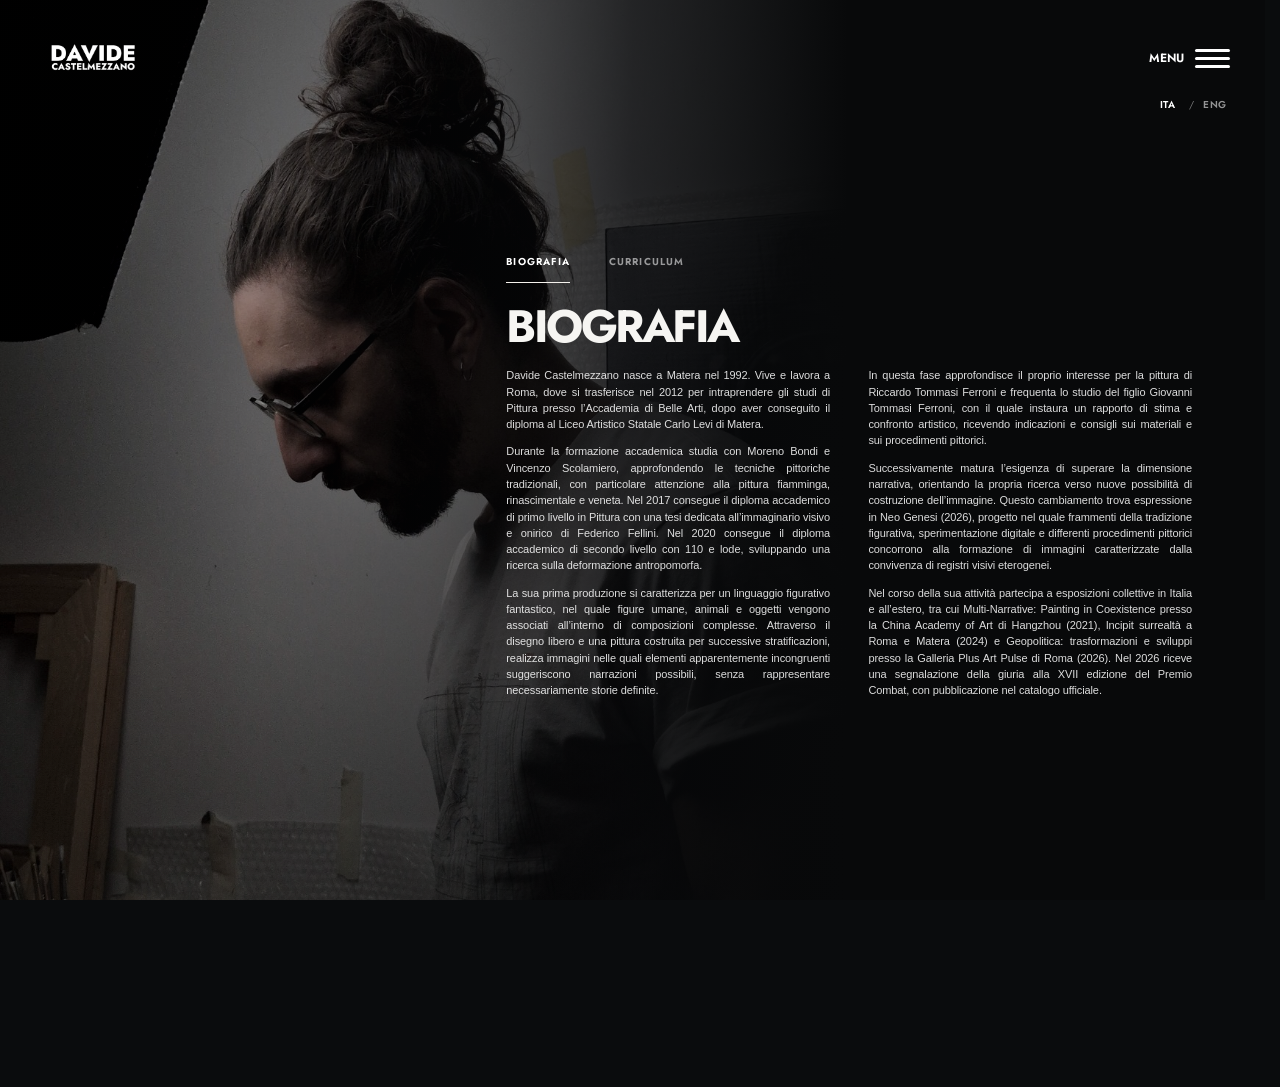
<file: bio/index.html>
<!doctype html>
<html lang="it">
<head>
<base href="../">
<script id="seo217-fixed-base">(function(){var b=document.querySelector('base')||document.createElement('base');if(location.protocol==='file:'){var nested=/\/(?:neogenesi|percorso|altrilavori|ricerca|bio|contatti|privacy|privacy-en|cookies|cookies-en|note-legali|note-legali-en)\/index\.html$/.test(location.pathname);b.href=new URL(nested?'../':'./',location.href).href;}else{b.href=location.pathname.startsWith('/davide-castelmezzano/')?'/davide-castelmezzano/':'/';}if(!b.parentNode)document.head.insertBefore(b,document.head.firstChild)})();</script>
<meta charset="utf-8"><meta name="viewport" content="width=device-width,initial-scale=1"><meta name="theme-color" content="#f8f7f3"><meta name="description" content="Biografia e curriculum di Davide Castelmezzano, pittore nato a Matera nel 1992, attivo a Roma. Formazione, mostre, residenze, riconoscimenti e pubblicazioni.">
<title>Biografia e curriculum | Davide Castelmezzano pittore</title>
<link rel="canonical" href="https://www.davidecastelmezzano.com/bio/">
<meta name="robots" content="index,follow,max-image-preview:large">
<meta property="og:type" content="article">
<meta property="og:site_name" content="Davide Castelmezzano">
<meta property="og:locale" content="it_IT">
<meta property="og:title" content="Biografia e curriculum | Davide Castelmezzano pittore">
<meta property="og:description" content="Biografia e curriculum di Davide Castelmezzano, pittore nato a Matera nel 1992, attivo a Roma. Formazione, mostre, residenze, riconoscimenti e pubblicazioni.">
<meta property="og:url" content="https://www.davidecastelmezzano.com/bio/">
<meta property="og:image" content="https://www.davidecastelmezzano.com/MEDIA/biografia_ritratto.jpg">
<meta name="twitter:card" content="summary_large_image">
<meta name="twitter:title" content="Biografia e curriculum | Davide Castelmezzano pittore">
<meta name="twitter:description" content="Biografia e curriculum di Davide Castelmezzano, pittore nato a Matera nel 1992, attivo a Roma. Formazione, mostre, residenze, riconoscimenti e pubblicazioni.">
<meta name="twitter:image" content="https://www.davidecastelmezzano.com/MEDIA/biografia_ritratto.jpg">
<script type="application/ld+json">{"@context":"https://schema.org","@graph":[{"@type":"Person","@id":"https://www.davidecastelmezzano.com/#artist","name":"Davide Castelmezzano","jobTitle":"Pittore contemporaneo","url":"https://www.davidecastelmezzano.com/","birthPlace":{"@type":"Place","name":"Matera, Italia"},"homeLocation":{"@type":"Place","name":"Roma, Italia"},"sameAs":["https://www.instagram.com/davidecastelmezzano/"]},{"@type":"WebSite","@id":"https://www.davidecastelmezzano.com/#website","url":"https://www.davidecastelmezzano.com/","name":"Davide Castelmezzano — Pittura contemporanea","inLanguage":["it","en"],"publisher":{"@id":"https://www.davidecastelmezzano.com/#artist"}},{"@type":"WebPage","@id":"https://www.davidecastelmezzano.com/bio/#webpage","url":"https://www.davidecastelmezzano.com/bio/","name":"Biografia e curriculum | Davide Castelmezzano pittore","description":"Biografia e curriculum di Davide Castelmezzano, pittore nato a Matera nel 1992, attivo a Roma. Formazione, mostre, residenze, riconoscimenti e pubblicazioni.","inLanguage":"it","isPartOf":{"@id":"https://www.davidecastelmezzano.com/#website"},"about":{"@id":"https://www.davidecastelmezzano.com/#artist"}}]}</script>
<link rel="preconnect" href="https://fonts.googleapis.com"><link rel="preconnect" href="https://fonts.gstatic.com" crossorigin>
<link rel="stylesheet" href="https://fonts.googleapis.com/css2?family=Jost:ital,wght@0,400;0,500;0,600;0,700;1,400;1,500;1,600;1,700&display=swap">
<link rel="stylesheet" href="CSS/rev202_bundle_01.css" id="rev202-style-01">
























<link rel="stylesheet" href="CSS/rev202_bundle_02.css?rev=213" id="rev202-style-02">








<link rel="stylesheet" href="CSS/rev202_bundle_03.css" id="rev202-style-03">








<link rel="stylesheet" href="CSS/rev202_bundle_04.css" id="rev202-style-04">
<link rel="stylesheet" href="CSS/rev202_bundle_05.css" id="rev202-style-05">






























































<link rel="preconnect" href="https://api.fontshare.com" crossorigin>
<link href="https://api.fontshare.com/v2/css?f[]=switzer@400,500,600,700&display=swap" rel="stylesheet">
<link rel="stylesheet" href="CSS/rev202_bundle_06.css" id="rev202-style-06">
<noscript><style>body.site-booting #app{visibility:visible!important}body.site-booting .home139-entry{display:none!important}body.site-booting>.site-header{visibility:visible!important}.seo217-fallback{max-width:72ch;margin:9rem auto 5rem;padding:2rem;line-height:1.7;font:400 1.1rem sans-serif}.seo217-fallback h1{font-size:2rem}</style></noscript>
<style id="seo219-failure-fallback">
body.seo219-direct.seo219-render-failed #app{visibility:visible!important}
body.seo219-direct.seo219-render-failed>.site-header{visibility:visible!important}
body.seo219-direct.seo219-render-failed #home139-entry{display:none!important}
body.seo219-direct.seo219-render-failed .seo217-fallback{max-width:72ch;margin:8rem auto 5rem;padding:2rem;line-height:1.7;font-family:Arial,sans-serif;color:#252525}
body.seo219-direct.seo219-render-failed .seo217-fallback h1{font-size:clamp(2rem,4vw,3rem);line-height:1.2}
</style><script id="seo219-recovery">document.addEventListener('DOMContentLoaded',function(){setTimeout(function(){if(document.body.classList.contains('site-booting')) document.body.classList.add('seo219-render-failed')},900)})</script>
</head>
<body class="site-booting seo219-direct">
<div hidden class="home139-entry" id="home139-entry" role="dialog" aria-label="Davide Castelmezzano. Introduzione al sito" tabindex="-1"><canvas class="intro177-dust" aria-hidden="true"></canvas><canvas class="rev179-morph-film" id="rev179-morph-film" aria-hidden="true"></canvas><div class="intro177-sign" aria-hidden="true"><div class="intro177-eyebrow">PITTURA CONTEMPORANEA</div><div class="intro177-ink"><img class="intro178-paint" id="intro178-paint" alt="" aria-hidden="true" decoding="async"></div></div><button class="rev189-enter" type="button" aria-label="Entra nel sito" title="Entra nel sito"><span class="rev193-orbit-hover" aria-hidden="true"><span class="rev193-orbit-breath"><span class="rev193-outer-ring"></span><span class="rev193-inner-dot"></span></span></span><span class="rev193-cta-label" aria-hidden="true"><span class="rev193-cta-desktop">CLICCA PER ENTRARE</span><span class="rev193-cta-mobile">TOCCA PER ENTRARE</span></span></button></div>
<script id="rev57-immersive-bridge" data-site-source="js-1" src="JAVASCRIPT/01_rev57-immersive-bridge.js"></script>
<header class="site-header"><a class="brand" href="#/" aria-label="Torna alla homepage"><img class="rev178-logo" src="MEDIA/logo_davide.png" alt="Davide Castelmezzano" draggable="false"></a><button type="button" id="menu-toggle" class="menu-toggle" aria-expanded="false" aria-controls="site-nav" aria-label="Apri menu">MENU <span class="rev141-menu-symbol" aria-hidden="true"><i></i><i></i><i></i></span></button><div class="rev198-header-lang" role="group" aria-label="Lingua del sito / Website language"><button type="button" data-lang="it" aria-pressed="true">ITA</button><span class="rev198-lang-sep" aria-hidden="true">/</span><button type="button" data-lang="en" aria-pressed="false">ENG</button></div><nav id="site-nav" class="site-nav" aria-label="Navigazione principale"><a href="#/neogenesi" data-nav="opere">Opere</a><a href="#/ricerca" data-nav="ricerca">Ricerca</a><a href="#/bio" data-nav="bio">Bio / CV</a><a href="#/contatti" data-nav="contatti">Contatti</a><button id="site-series-switch" type="button" aria-label="Scegli un altro percorso pittorico">Serie pittoriche <svg viewBox="0 0 24 24" aria-hidden="true"><path d="m6 9 6 6 6-6"/></svg></button></nav></header>
<main id="app"><article class="seo217-fallback" aria-label="Davide Castelmezzano — Biografia e curriculum"><h1>Davide Castelmezzano — Biografia e curriculum</h1><p>Davide Castelmezzano, nato a Matera nel 1992, vive e lavora a Roma. Ha conseguito il diploma accademico di primo e secondo livello in Pittura all’Accademia di Belle Arti di Roma.</p><ul><li>Formazione</li><li>Mostre</li><li>Residenze</li><li>Riconoscimenti</li><li>Pubblicazioni</li></ul></article><noscript><nav aria-label="Sezioni del portfolio"><a href="#/neogenesi">Neo Genesi</a> · <a href="/altrilavori/">Fantasia</a> · <a href="/percorso/">Enigmi semiotici</a> · <a href="#/ricerca">Ricerca</a> · <a href="#/bio">Biografia</a> · <a href="#/contatti">Contatti</a></nav></noscript><noscript><nav aria-label="Sezioni del portfolio"><a href="/neogenesi/">Neo Genesi</a> · <a href="/altrilavori/">Fantasia</a> · <a href="/percorso/">Enigmi semiotici</a> · <a href="/ricerca/">Ricerca</a> · <a href="/bio/">Biografia</a> · <a href="/contatti/">Contatti</a></nav></noscript></main>
<footer class="site-footer footer31" aria-label="Informazioni, collegamenti legali e crediti">
  <div class="footer31-upper">
    <div class="footer31-brand" aria-label="Davide Castelmezzano, pittore"><strong>DAVIDE<br>CASTELMEZZANO</strong><span>PITTURA CONTEMPORANEA</span></div>
    <div class="footer31-social">
      <a href="https://www.instagram.com/davidecastelmezzano/" target="_blank" rel="noopener noreferrer" aria-label="Instagram di Davide Castelmezzano" title="Instagram">
        <svg aria-hidden="true" viewBox="0 0 24 24" fill="none" stroke="currentColor" stroke-width="1.8"><rect x="3.2" y="3.2" width="17.6" height="17.6" rx="5"/><circle cx="12" cy="12" r="4"/><circle cx="17.5" cy="6.6" r="1" fill="currentColor" stroke="none"/></svg>
      </a>
    </div>
  </div>
  <div class="footer31-lower">
    <div class="footer31-copyright">
      <p>&copy; <span id="year">2026</span> DAVIDE CASTELMEZZANO &middot; TUTTI I DIRITTI RISERVATI</p>
      <p>Le immagini delle opere sono protette dal diritto d'autore.</p>
    </div>
    <nav class="footer31-legal" aria-label="Informazioni legali"><a href="#/privacy">Privacy</a><a href="#/cookies">Cookie</a><a href="#/note-legali">Note legali e crediti</a><a href="#/contatti">Contatti</a></nav>
  </div>
</footer>
<div id="zoom" class="overlay" role="dialog" aria-modal="true" aria-label="Opera ingrandita"><div class="overlay-top"><span class="eyebrow" id="zoom-name">Opera</span><button type="button" class="close" id="zoom-close" aria-label="Chiudi ingrandimento"></button></div><img class="zoom-image" id="zoom-img" alt=""><p id="zoom-caption" class="zoom-caption"></p></div>
<div id="work-viewer" class="work-viewer" role="dialog" aria-modal="true" aria-label="Opera in primo piano" aria-hidden="true">
 <div class="work-viewer-header"><span class="work-viewer-collection" id="viewer-collection">NEO GENESI</span><button class="viewer-close" type="button" id="viewer-close" aria-label="Chiudi la visualizzazione">CHIUDI <span aria-hidden="true">×</span></button></div>
 <div class="work-viewer-center"><button type="button" class="viewer-nav" id="viewer-prev" aria-label="Opera precedente">‹</button><figure class="work-viewer-figure"><img id="viewer-image" alt=""><figcaption><strong id="viewer-title"></strong><span id="viewer-meta"></span></figcaption></figure><button type="button" class="viewer-nav" id="viewer-next" aria-label="Opera successiva">›</button></div>
 <div class="viewer-thumbs-area"><span class="viewer-thumbs-label">ALTRE OPERE <span id="viewer-counter"></span></span><div class="viewer-thumbs" id="viewer-thumbs" aria-label="Seleziona un'altra opera"></div></div>
 </div>
<div id="index" class="overlay" role="dialog" aria-modal="true" aria-label="Indice delle opere"><div class="overlay-top"><span class="eyebrow" id="index-label">Indice delle opere</span><button type="button" class="close" id="index-close" aria-label="Chiudi indice"></button></div><div class="index-list" id="index-list"></div></div>
<script id="script-02" data-site-source="js-2">
/* REV218: Critical gallery media map embedded to prevent incomplete renders when external JS requests fail. */
const A="";
const MEDIA={"ng_smek.jpg":"MEDIA/preview/opera_daimon.jpg","ng_illudes.jpg":"MEDIA/preview/opera_illudes.jpg","ng_imago.jpg":"MEDIA/preview/opera_imago.jpg","ng_fides.jpg":"MEDIA/preview/opera_fides.jpg","ng_endi.jpg":"MEDIA/preview/opera_endiadi.jpg","ng_enesi.jpg":"MEDIA/preview/opera_enesi.jpg","ng_osmosi.jpg":"MEDIA/preview/opera_osmosi.jpg","ng_imago_panel1.jpg":"MEDIA/preview/opera_imago_pannello1.jpg","ng_imago_panel2.jpg":"MEDIA/preview/opera_imago_pannello2.jpg","ng_endi_panel1.jpg":"MEDIA/preview/opera_endiadi_pannello1.jpg","ng_endi_panel2.jpg":"MEDIA/preview/opera_endiadi_pannello2.jpg","arch_domatrice.jpg":"MEDIA/preview/opera_domatrice.jpg","arch_innocenti.jpg":"MEDIA/preview/opera_innocenti.jpg","arch_luogo.jpg":"MEDIA/preview/opera_luogo.jpg","arch_uniti.jpg":"MEDIA/preview/opera_uniti.jpg","arch_identita.jpg":"MEDIA/preview/opera_identita.jpg","arch_caccia.jpg":"MEDIA/preview/opera_caccia.jpg","arch_mistero.jpg":"MEDIA/preview/opera_mistero.jpg","arch_conflitti.webp":"MEDIA/preview/opera_conflitti.jpg","arch_estensioni.webp":"MEDIA/preview/opera_estensioni.jpg","arch_senzatitolo.webp":"MEDIA/preview/opera_fuggi_esperanza.jpg","cinema_illudes.webp":"MEDIA/home_hero_3.webp","rev178_hero1.png":"MEDIA/home_hero_1.webp","rev178_hero2.png":"MEDIA/home_hero_2.jpg","rev178_hero3.png":"MEDIA/home_hero_3.webp","rev178_home_about.jpg":"MEDIA/home_studio.jpg","rev178_home_neo.png":"MEDIA/home_neo_genesi.webp","rev178_contact.png":"MEDIA/contatti.webp","rev178_bio_portrait.jpg":"MEDIA/biografia_ritratto.jpg"};
// REV216: 2560x1440 for gallery; 3840x2160 for the seamless explorer entrance; original masters only once inside the explorer.
const MEDIA_EXPLORE = src => src.replace('MEDIA/preview/opera_', 'MEDIA/explore/opera_');
const MEDIA_HIRES = src => src.replace('MEDIA/explore/opera_', 'MEDIA/hires/opera_');
const ICON={arrow:'<svg aria-hidden="true" viewBox="0 0 24 24" fill="none" stroke="currentColor" stroke-width="1.5" stroke-linecap="round" stroke-linejoin="round"><path d="M4 12h15m-6-6 6 6-6 6"/></svg>',up:'<svg aria-hidden="true" viewBox="0 0 24 24" fill="none" stroke="currentColor" stroke-width="1.6" stroke-linecap="round"><path d="M5 19 19 5M7 5h12v12"/></svg>',down:'<svg aria-hidden="true" viewBox="0 0 24 24" fill="none" stroke="currentColor" stroke-width="1.6" stroke-linecap="round"><path d="M6 9l6 6 6-6"/></svg>',left:'<svg aria-hidden="true" viewBox="0 0 24 24" fill="none" stroke="currentColor" stroke-width="1.6" stroke-linecap="round"><path d="M20 12H4m6-6-6 6 6 6"/></svg>',copy:'<svg aria-hidden="true" viewBox="0 0 24 24" fill="none" stroke="currentColor" stroke-width="1.5" stroke-linejoin="round"><rect x="8" y="8" width="12" height="12" rx="2"/><path d="M16 8V6a2 2 0 0 0-2-2H6a2 2 0 0 0-2 2v8a2 2 0 0 0 2 2h2"/></svg>',mail:'<svg aria-hidden="true" viewBox="0 0 24 24" fill="none" stroke="currentColor" stroke-width="1.5"><rect x="2.7" y="5" width="18.6" height="14" rx="2"/><path d="m3 7 9 7 9-7"/></svg>'};
const cta=(label,to)=>`<a class="cta" href="${to}">${label}${ICON.up}</a>`;
</script>
<script id="script-03" data-site-source="js-3">
/* REV219: critical routing and gallery logic bundled inline, avoids external script dependency during crawl. */


MEDIA['ng_imago_panel1.jpg']='MEDIA/preview/opera_imago_pannello1.jpg';
MEDIA['ng_imago_panel2.jpg']='MEDIA/preview/opera_imago_pannello2.jpg';
MEDIA['ng_endi_panel1.jpg']='MEDIA/preview/opera_endiadi_pannello1.jpg';
MEDIA['ng_endi_panel2.jpg']='MEDIA/preview/opera_endiadi_pannello2.jpg';

const WORKS=[
 {title:'Smek',year:'2026',medium:'Olio su tela',size:'60 × 100 cm',src:'ng_smek.jpg'},
 {title:'Illudes',year:'2026',medium:'Olio su tela',size:'80 × 100 cm',src:'ng_illudes.jpg'},
 {title:'Imago',year:'2026',medium:'Olio su tavola · Dittico',size:'40 × 50 cm ciascun pannello · 40 × 100 cm complessivi',src:'ng_imago.jpg'},
 {title:'Fides',year:'2026',medium:'Olio su tavola',size:'65 × 110 cm',src:'ng_fides.jpg'},
 {title:'Endi Adi',year:'2026',medium:'Olio su tela · Dittico',size:'55 × 60 cm ciascun pannello · 55 × 120 cm complessivi',src:'ng_endi.jpg'},
 {title:'Enesi',year:'2026',medium:'Olio su tela',size:'75 × 85 cm',src:'ng_enesi.jpg'},
 {title:'Osmosi',year:'2026',medium:'Olio su plexiglass',size:'30 × 40 cm',src:'ng_osmosi.jpg'}
];
const ARCHIVE=[
 {title:"Domatrice di incubi",year:"2024",medium:"Olio su tela",size:"35 × 50 cm",src:"arch_domatrice.jpg"},
 {title:"Innocenti realtà",year:"2023",medium:"Olio su tela",size:"35 × 65 cm",src:"arch_innocenti.jpg"},
 {title:"Un luogo per tutti",year:"2022",medium:"Olio su tela",size:"60 × 90 cm",src:"arch_luogo.jpg"},
 {title:"Uniti nel momento del bisogno",year:"2022",medium:"Olio su tela",size:"60 × 100 cm",src:"arch_uniti.jpg"},
 {title:"Identità antropomorfe",year:"2021",medium:"Olio su tela",size:"110 × 160 cm",src:"arch_identita.jpg"},
 {title:"Caccia all'artefice",year:"2021",medium:"Olio su tela",size:"35 × 45 cm",src:"arch_caccia.jpg"},
 {title:"Mistero della seduzione",year:"2019",medium:"Olio su tela",size:"80 × 80 cm",src:"arch_mistero.jpg"},
 {title:"Conflitti d'amore",year:"2018",medium:"Olio su tela",size:"80 × 60 cm",src:"arch_conflitti.webp"},
 {title:"Estensioni interiori",year:"2019",medium:"Olio su tela",size:"60 × 80 cm",src:"arch_estensioni.webp"},
 {title:"Fuggi Esperanza",year:"2018",medium:"Olio su tela",size:"60 × 110 cm",src:"arch_senzatitolo.webp"}
];
const STATEMENT_GENERAL=[
'La ricerca pittorica nasce dall’interesse per ciò che può emergere dall’incontro tra immagini, forme e linguaggi visivi differenti. Al centro del lavoro vi è la possibilità che elementi apparentemente distanti, entrando in relazione, possano trasformarsi reciprocamente e dare origine a configurazioni inattese.',
'Il processo creativo si sviluppa attraverso un confronto continuo tra intenzione, intuizione e sperimentazione. Associazioni, contrasti e coincidenze visive diventano occasioni per esplorare nuove relazioni, lasciando che quanto emerge durante il lavoro possa suggerire direzioni impreviste e modificare le scelte iniziali.'
];
const STATEMENT_SERIES=[
'Neo Genesi nasce dall’esigenza di superare la costruzione narrativa che aveva caratterizzato parte della produzione precedente e di esplorare altre possibilità di formazione dell’immagine.',
'Il progetto prende avvio dalla selezione e dall’assemblaggio digitale di frammenti della tradizione pittorica occidentale. Sottratti ai loro contesti originari, questi elementi vengono ricombinati fino a generare configurazioni pareidoliche che, attraverso la pittura, acquistano corpo e presenza materiale.',
'Con lo sviluppo della serie, queste configurazioni smettono progressivamente di rappresentare un punto d’arrivo. L’introduzione di linee sinuose e interventi gestuali, seguita dalla sperimentazione con stencil utilizzati in positivo e in negativo, apre ulteriori possibilità di relazione tra linguaggi visivi differenti.',
'La figurazione, il gesto, l’astrazione e la componente informale non concorrono soltanto ad accrescere la complessità dell’immagine, ma alla costruzione di un nuovo equilibrio pittorico. Pur mantenendo le proprie differenze, questi linguaggi convivono e si trasformano reciprocamente, dando origine a un’unità visiva che non coincide con la semplice somma delle sue parti.',
'Da questa convivenza, anche tra linguaggi apparentemente contrastanti, emerge un’armonia inattesa che rappresenta una possibilità pittorica nuova rispetto alla produzione precedente.'
];
const BIO=[
'Davide Castelmezzano nasce a Matera nel 1992. Vive e lavora a Roma, dove si trasferisce nel 2012 per intraprendere gli studi di Pittura presso l’Accademia di Belle Arti, dopo aver conseguito il diploma al Liceo Artistico Statale Carlo Levi di Matera.',
'Durante la formazione accademica studia con Moreno Bondi e Vincenzo Scolamiero, approfondendo le tecniche pittoriche tradizionali, con particolare attenzione alla pittura fiamminga, rinascimentale e veneta. Nel 2017 consegue il diploma accademico di primo livello in Pittura con una tesi dedicata all’immaginario visivo e onirico di Federico Fellini. Nel 2020 consegue il diploma accademico di secondo livello con 110 e lode, sviluppando una ricerca sulla deformazione antropomorfa.',
'La sua prima produzione si caratterizza per un linguaggio figurativo fantastico, nel quale figure umane, animali e oggetti vengono associati all’interno di composizioni complesse. Attraverso il disegno libero e una pittura costruita per successive stratificazioni, realizza immagini nelle quali elementi apparentemente incongruenti suggeriscono narrazioni possibili, senza rappresentare necessariamente storie definite.',
'In questa fase approfondisce il proprio interesse per la pittura di Riccardo Tommasi Ferroni e frequenta lo studio del figlio Giovanni Tommasi Ferroni, con il quale instaura un rapporto di stima e confronto artistico, ricevendo indicazioni e consigli sui materiali e sui procedimenti pittorici.',
'Successivamente matura l’esigenza di superare la dimensione narrativa, orientando la propria ricerca verso nuove possibilità di costruzione dell’immagine. Questo cambiamento trova espressione in Neo Genesi (2026), progetto nel quale frammenti della tradizione figurativa, sperimentazione digitale e differenti procedimenti pittorici concorrono alla formazione di immagini caratterizzate dalla convivenza di registri visivi eterogenei.',
'Nel corso della sua attività partecipa a esposizioni collettive in Italia e all’estero, tra cui Multi-Narrative: Painting in Coexistence presso la China Academy of Art di Hangzhou (2021), Incipit surrealtà a Roma e Matera (2024) e Geopolitica: trasformazioni e sviluppi presso la Galleria Plus Art Pulse di Roma (2026). Nel 2026 riceve una segnalazione della giuria alla XVII edizione del Premio Combat, con pubblicazione nel catalogo ufficiale.'
];
const OLD_CV=[['2026','Geopolitica: trasformazioni e sviluppi — Galleria Plus Art Pulse, Roma'],['2025','Premio di pittura Giovanni Colacicchi — Galleria AAIE, Roma'],['2025','Nel sogno del fantastico — Galleria Viva, Soriano nel Cimino'],['2024','A tre voci — a cura di Robertomaria Siena, Spazio Urano, Roma'],['2024','Incipit surrealtà — Roma e Matera'],['2021','Multi-Narrative: Painting in Coexistence — China Academy of Art, Hangzhou, Cina']];


</script>
<script id="script-04" data-site-source="js-4">
/* REV219: critical routing and gallery logic bundled inline, avoids external script dependency during crawl. */

const app=document.getElementById('app');const reduced=matchMedia('(prefers-reduced-motion: reduce)');const email='davidecastelmezzano@yahoo.com';
let artworkIndex=0,cleanup=()=>{},lastFocus=null,animating=false;let viewerIndex=0,viewerBusy=false,viewerFocus=null;
const cvSections=[
 ['Mostre',[
 ['2026','Geopolitica: trasformazioni e sviluppi, Galleria Plus Art Pulse, Roma.'],
 ['2025','Premio di pittura Giovanni Colacicchi, Galleria AAIE, Roma.'],
 ['2025','Premio di pittura Giovanni Colacicchi, Ala Nobile del Palazzo Comunale, Sabaudia.'],
 ['2025','Nel sogno del fantastico, Galleria Viva, Soriano nel Cimino.'],
 ['2025','OpenArt Now 50x50, Aurora Boreale Associazione Culturale, Roma.'],
 ['2024','A tre voci, a cura di Robertomaria Siena, Spazio Urano, Roma.'],
 ['2024','Arte è Bellezza, Sale del Palazzo Comunale, Bolsena.'],
 ['2024','Arte è Bellezza. La forza del puro. Omaggio ad Alberini, Palazzo Nuzzi, Orte.'],
 ['2024','Arte è Bellezza. Le nuove frontiere dell’arte, Scuderie di Palazzo Chigi Albani, Soriano nel Cimino.'],
 ['2024','Incipit surrealtà, a cura di Robertomaria Siena, La Design.aTa Art Gallery, Roma.'],
 ['2024','Incipit surrealtà, a cura di Robertomaria Siena, Scuderie di Palazzo Malvinni-Malvezzi, Matera.'],
 ['2024','25° Anniversario Galería Artelibre, esposizione virtuale internazionale, Galería Artelibre, Spagna; pubblicazione nel Tomo I – Catalogo Rosso.'],
 ['2021','Multi-Narrative: Painting in Coexistence, China Academy of Art, Hangzhou, Cina.']]],
 ['Residenze', [['2024','Residenza Arte è Bellezza, con il patrocinio del Ministero della Cultura, Soriano nel Cimino (VT), Italia.']]],
 ['Riconoscimenti', [['2026','Premio Combat – 17ª edizione, segnalazione della giuria e pubblicazione nel catalogo ufficiale.'],['2022','Luxembourg Art Prize, Certificato di Merito Artistico, Pinacothèque du Luxembourg.']]],
 ['Pubblicazioni', [['2025','Panta Rei Editoriale, articolo dedicato all’opera La Domatrice di Incubi.'],['2024','Pubblicazione nel Tomo I – Catalogo Rosso, Galería Artelibre.'],['2023','Guía de Arte LEONARDO 2023, pagina monografica, Galería Artelibre.']]],
 ['Formazione', [['2020','Diploma accademico di secondo livello in Pittura, Accademia di Belle Arti di Roma, 110 e lode.'],['2017','Diploma accademico di primo livello in Pittura, Accademia di Belle Arti di Roma.']]]
];
function ps(a){return a.map(s=>`<p>${s}</p>`).join('')}
function extensible(items,visible=1,id='more'){return `<div class="prose" id="${id}">${ps(items.slice(0,visible))}<div class="extra" hidden>${ps(items.slice(visible))}</div><button type="button" class="toggle-more" aria-expanded="false" data-toggle="${id}"><span>Leggi tutto</span>${ICON.down}</button></div>`}
function home(){return `<article class="page home art-home home139" aria-label="Davide Castelmezzano, pittura">
<section class="art-hero home139-hero" id="hero-scroll-intro" aria-label="Dettagli pittorici di Smek e Illudes">
 <div class="home139-slides" aria-hidden="true">
  <img class="home139-slide is-active" data-art="Smek" src="${MEDIA['rev178_hero1.png']}" alt="" fetchpriority="high" decoding="async">
  <img class="home139-slide" data-art="Illudes — nuovo dettaglio" src="${MEDIA['rev178_hero2.png']}" alt="" decoding="async">
  <img class="home139-slide" data-art="Illudes" src="${MEDIA['rev178_hero3.png']}" alt="" decoding="async">
 </div>
</section>
<section class="art-about home139-about" id="studio-home" aria-labelledby="art-about-title">
 <div class="art-about-left"><div class="art-about-copy home139-about-copy">
  <h1 id="art-about-title" class="home139-statement"><span>IMMAGINI IN</span><span>DIVENIRE</span></h1>
  <h2 class="home139-about-label">CHI SONO ?</h2>
  <p>Davide Castelmezzano (Matera, 1992) vive e lavora a Roma. La sua ricerca pittorica esplora le possibilità di trasfigurazione fantastica dell’immagine attraverso il dialogo tra gestualità pittorica e pareidolia.</p>
  <a class="art-about-link" href="#/bio">Davide</a>
 </div></div>
 <figure class="art-about-picture"><img src="${MEDIA['rev178_home_about.jpg']}" alt="Davide Castelmezzano nel suo studio di pittura" loading="lazy" decoding="async"></figure>
</section>
<section class="art-neo home139-neo" id="neogenesi-intro" aria-labelledby="art-neo-title">
 <img class="art-neo-painting" src="${MEDIA['rev178_home_neo.png']}" alt="Dettaglio originale di Illudes" loading="lazy" decoding="async">
 <div class="art-neo-shade" aria-hidden="true"></div>
 <div class="home139-neo-content">
  <div class="home139-neo-title"><h1 id="art-neo-title"><span>NEO</span><span>GENESI</span></h1><span class="home139-neo-serie">Serie</span></div>
  <div class="home139-neo-info"><h2>SERIE PITTORICA 2026</h2>
  <p>Neo Genesi esplora le possibilità che emergono dall’incontro tra forme e immagini apparentemente incompatibili. Attraverso la gestualità pittorica, elementi differenti entrano in relazione, generando configurazioni inattese e nuove possibilità figurative.</p>
  <a href="#/neogenesi" class="home139-neo-link">SCOPRI</a></div>
 </div>
</section></article>`}


// Only Neo Genesi is an established SERIES. The other two entrances are chronological/editorial groups.
const EARLY_TITLES=['Identità antropomorfe','Mistero della seduzione','Estensioni interiori'];
const EARLY=EARLY_TITLES.map(title=>ARCHIVE.find(work=>work.title===title)).filter(Boolean);
const OTHER=ARCHIVE.filter(work=>!EARLY_TITLES.includes(work.title));
const COLLECTIONS={
 neogenesi:{name:'Neo Genesi',title:'Neo <em>Genesi.</em>',banner:'cinema_illudes.webp',desc:'Dalla convivenza di linguaggi visivi differenti emerge un nuovo equilibrio pittorico.',items:WORKS,cat:'SERIE / 2026'},
 percorso:{name:'Enigmi semiotici',title:'Enigmi<br><em>semiotici.</em>',banner:'arch_identita.jpg',desc:'Opere realizzate tra il 2019 e il 2021.',items:EARLY,cat:'2019–2021'},
 altrilavori:{name:'Fantasia',title:'Fantasia.',banner:'arch_domatrice.jpg',desc:'Opere realizzate tra il 2018 e il 2024.',items:OTHER,cat:'2018–2024'}
};
const galleryEntries=()=>COLLECTIONS[getPage()]?.items||WORKS;
function gallery(){
 const route=getPage(),c=COLLECTIONS[route]||COLLECTIONS.neogenesi;
 const w=c.items[0];
 const name=w.title==='Smek'?'Daimon (Smek)':w.title;
 const nameHtml=w.title==='Smek'?'Daimon <span class="rev180-smek">(Smek)</span>':name;
 const seriesName={'neogenesi':'NEO GENESI','percorso':'ENIGMI SEMIOTICI','altrilavori':'FANTASIA'}[route]||'NEO GENESI';
 return `<article class="page rev155-gallery" aria-label="Opere di Davide Castelmezzano">
  <section class="rev155-scene" id="rev155-scene" aria-label="Spazio espositivo">
   <div class="rev155-series" id="rev155-series">
    <button class="rev155-heading rev155-series-toggle" id="rev155-series-toggle" type="button" aria-expanded="true" aria-controls="rev155-series-list">SERIE</button>
    <div class="rev155-series-list rev155-disclosure" id="rev155-series-list">
     <button type="button" class="rev155-series-choice ${route==='neogenesi'?'is-active':''}" data-series="neogenesi">NEO GENESI <span>2026</span></button>
     <button type="button" class="rev155-series-choice ${route==='altrilavori'?'is-active':''}" data-series="altrilavori">FANTASIA <span>2018–2024</span></button>
     <button type="button" class="rev155-series-choice ${route==='percorso'?'is-active':''}" data-series="percorso">ENIGMI SEMIOTICI <span>2019–2021</span></button>
    </div>
   </div>
   <div class="rev155-art-zone" id="rev155-art-zone" aria-label="Opera principale; scorri per sfogliare">
    <div class="rev156-world" id="rev156-world">
     <button type="button" id="rev155-artwork" class="rev155-artwork" aria-label="Avvicina l'opera ${name}" aria-pressed="false">
      <span class="rev155-photo-shell" id="rev155-photo-shell"><img id="rev155-image" class="rev155-photo" src="${MEDIA[w.src]}" alt="${name}" draggable="false" decoding="async"></span>
     </button>
    </div>
   </div>
   <div class="rev155-work-info" id="rev155-work-info" aria-live="polite">
    <h1 id="rev155-title">${nameHtml}</h1><p id="rev155-medium">${[w.medium,w.size].filter(Boolean).join(' ')}</p><p id="rev155-year">${w.year||''}</p>
    <div id="rev162-panels" class="rev162-panels" role="group" aria-label="Visualizzazione del dittico" hidden>
     <button type="button" data-panel="0" aria-pressed="true" title="Visualizza entrambi i pannelli">INTERO</button>
     <button type="button" data-panel="1" aria-pressed="false" title="Visualizza il pannello 1">1</button>
     <button type="button" data-panel="2" aria-pressed="false" title="Mostra o nascondi il pannello 2">2</button>
    </div>
   </div>
   <div class="rev155-works" id="rev155-works">
    <button type="button" class="rev155-heading rev155-works-toggle" id="rev155-works-toggle" aria-expanded="true" aria-controls="rev155-works-list">OPERE ${seriesName}</button>
    <div class="rev155-works-list rev155-disclosure" id="rev155-works-list"></div>
   </div>
   <div class="rev155-actions">
    <button id="rev155-explore" type="button" aria-label="Esplora l'opera a schermo intero"><span>ESPLORA L'OPERA</span><img class="rev159-explore-icon" src="MEDIA/icona_esplora.png" width="39" height="38" alt="" aria-hidden="true"></button>
    <a href="#/contatti" id="rev155-enquire">PER INFO SULL'OPERA</a>
   </div>
  </section>
  <div class="rev155-immersive" id="rev155-immersive" role="dialog" aria-modal="true" aria-label="Esplorazione dell'opera" hidden>
   <div class="rev155-immersive-canvas" id="rev155-immersive-canvas" aria-label="Trascina per esplorare la pittura"><img id="rev155-immersive-image" alt="Dettaglio di ${name}" draggable="false" decoding="async"></div>
   <button class="rev155-immersive-back" id="rev155-back" type="button">TORNA INDIETRO</button>
   <span class="rev155-immersive-caption" id="rev155-immersive-caption">${name}</span>
  </div>
 </article>`;
}

function research(){
 const paras=arr=>arr.map(p=>`<p>${p}</p>`).join('');
 return `<article class="page research24" aria-label="Ricerca artistica">
 <div class="research24-track" id="research24-track"><div class="research24-stage" id="research24-stage">
  <video class="research24-video first" id="research24-v1" autoplay muted playsinline loop preload="metadata" poster="MEDIA/ricerca_poster.webp" aria-hidden="true"><source src="MEDIA/ricerca_rev204.mp4" type="video/mp4"></video>
  <video class="research24-video second" id="research24-v2" autoplay muted playsinline loop preload="metadata" poster="MEDIA/neo_genesi_poster.webp" aria-hidden="true"><source src="MEDIA/neo_genesi_hq.mp4" type="video/mp4"></video>
  <div class="research24-shade"></div><div class="research24-grain"></div>
  <section class="research24-scene first" id="research24-general" aria-labelledby="research24-general-heading">
   <video class="research24-mobile-film" autoplay muted loop playsinline preload="metadata" poster="MEDIA/ricerca_poster.webp" aria-hidden="true"><source src="MEDIA/ricerca_rev204.mp4" type="video/mp4"></video>
   <div class="research24-contents"><h1 class="research24-title" id="research24-general-heading">RICERCA</h1>
   <div class="research24-cols" lang="it">${paras(STATEMENT_GENERAL)}</div></div>
  </section>
  <section class="research24-scene second" id="research24-neo" aria-labelledby="research24-neo-heading">
   <video class="research24-mobile-film" autoplay muted loop playsinline preload="metadata" poster="MEDIA/neo_genesi_poster.webp" aria-hidden="true"><source src="MEDIA/neo_genesi_hq.mp4" type="video/mp4"></video>
   <div class="research24-contents"><h2 class="research24-title" id="research24-neo-heading">NEO GENESI</h2>
   <div class="research24-cols" lang="it">${paras(STATEMENT_SERIES)}</div></div>
  </section>
 </div></div>

 </article>`;
}
function bio(){
 const paragraphs=BIO.map(p=>`<p>${p}</p>`).join('');
 return `<article class="page bio25-page" aria-label="Biografia e curriculum di Davide Castelmezzano">
 <section class="bio25-immersive" aria-label="L'artista, biografia e curriculum">
   <img class="bio25-photograph" src="${MEDIA["rev178_bio_portrait.jpg"]}" alt="Davide Castelmezzano al lavoro nel suo studio a Roma" fetchpriority="high">
   <div class="bio25-shadow" aria-hidden="true"></div>
   <div class="bio25-frame">
      <div class="bio25-shell">
        <div class="bio25-content">
          <div class="bio25-tabs" role="tablist" aria-label="Percorso dell'artista">
           <button type="button" class="bio25-tab is-active" id="bio25-tab-bio" role="tab" aria-selected="true" aria-controls="bio25-pane-bio" data-bio-tab="bio">BIOGRAFIA</button>
           <button type="button" class="bio25-tab" id="bio25-tab-cv" role="tab" aria-selected="false" aria-controls="bio25-pane-cv" data-bio-tab="cv">CURRICULUM</button>
          </div>
          <section id="bio25-pane-bio" role="tabpanel" aria-labelledby="bio25-tab-bio" class="bio25-panel is-active" data-bio-panel="bio">
           <h1 class="bio25-title">BIOGRAFIA</h1>
           <div class="bio25-columns" lang="it">${paragraphs}</div>
          </section>
          <section id="bio25-pane-cv" role="tabpanel" aria-labelledby="bio25-tab-cv" class="bio25-panel" data-bio-panel="cv" hidden>
           <h2 class="bio25-title">CURRICULUM VITAE</h2>
           <div class="bio25-cv-scroll" tabindex="0" aria-label="Curriculum completo, scorri per leggere">
            ${cvSections.map(([heading,entries])=>`<section class="bio25-cv-group"><h3>${heading}</h3>${entries.map(([year,desc])=>`<div class="bio25-cv-row"><span>${year}</span><p>${desc}</p></div>`).join('')}</section>`).join('')}
           </div>
          </section>
        </div>
      </div>
   </div>
 </section>
 </article>`;
}
function contact(){return `<article class="page contact109" aria-label="Contatti">
<div class="contact109-visual" aria-hidden="true">
 <div class="contact109-slide current" data-art="0"><img src="${MEDIA['rev178_contact.png']}" alt="" fetchpriority="high" decoding="async"/></div>
</div>
<div class="contact109-shade" aria-hidden="true"></div>
<div class="contact109-columns">
 <section class="contact109-story" aria-labelledby="contact109-title">
  <div class="contact109-center"><h1 id="contact109-title">RESTIAMO <em>in contatto.</em></h1>
   <p>Per proposte espositive, collaborazioni o richieste relative alla mia ricerca pittorica, puoi scrivermi qui.</p></div>
 </section>
 <section class="contact109-area" aria-label="Modulo di contatto"><div class="contact109-inner">
  <div class="contact109-form-top"><h2>Scrivimi<span>.</span></h2><p>Campi obbligatori *</p></div>
  <p class="contact109-invite">Compila il modulo per inviarmi un messaggio.</p>
  <form id="contact109-form" method="post" action="#" novalidate>
   <div class="contact109-row">
    <div class="contact109-field"><label for="contact109-name">NOME E COGNOME *</label><input name="name" id="contact109-name" autocomplete="name" required maxlength="120" placeholder="Come ti chiami"/></div>
    <div class="contact109-field"><label for="contact109-email">INDIRIZZO EMAIL *</label><input type="email" name="email" id="contact109-email" autocomplete="email" required maxlength="254" placeholder="nome@esempio.com"/></div>
   </div>
   <input type="hidden" name="subject" value="Messaggio dal sito"/>
   <div class="contact109-field"><label for="contact109-message">IL TUO MESSAGGIO *</label><textarea name="message" id="contact109-message" required minlength="10" maxlength="4000" placeholder="Raccontami brevemente la tua proposta o richiesta..."></textarea></div>
   <input name="_gotcha" class="contact109-trap" type="text" aria-label="Lascia vuoto" autocomplete="off" tabindex="-1"/>
   <button class="contact109-send" type="submit">INVIA IL MESSAGGIO <svg viewBox="0 0 24 24" aria-hidden="true"><path d="M3 12h17M13 5l7 7-7 7"/></svg></button>
   <p class="contact109-notice" id="contact109-notice" aria-live="polite" role="status"></p>
   <p class="contact109-privacy">I dati inseriti saranno utilizzati soltanto per rispondere alla richiesta. <a href="#/privacy">Privacy</a></p>
  </form>
  <div class="contact109-secondary" aria-label="Collegamenti diretti">
  <div class="contact109-channels">
   <a href="https://www.instagram.com/davidecastelmezzano/" target="_blank" rel="noopener noreferrer" aria-label="Instagram" title="Instagram"><svg viewBox="0 0 24 24" fill="none" stroke="currentColor" stroke-width="1.6" stroke-linecap="round" stroke-linejoin="round" aria-hidden="true"><rect x="3.1" y="3.1" width="17.8" height="17.8" rx="5"/><circle cx="12" cy="12" r="4"/><circle cx="17.5" cy="6.7" r=".9" fill="currentColor" stroke="none"/></svg></a>
   <a href="mailto:${email}" aria-label="Scrivi un'email" title="Email"><svg viewBox="0 0 24 24" fill="none" stroke="currentColor" stroke-width="1.65" stroke-linecap="round" stroke-linejoin="round" aria-hidden="true"><circle cx="12" cy="12" r="4"/><path d="M16 8v5.3c0 1.7 2.4 2.6 3.6.8C24.1 6.8 17.9 2.4 12 2.4a9.6 9.6 0 1 0 6.7 16.5"/></svg></a>
  </div>
 </div>
 </div></section>
</div></article>`;}

const legal31Pages={"privacy":()=>"<article class=\"page legal31\" lang=\"it\" aria-label=\"Privacypolicy.\"><div class=\"legal31-head\"><span class=\"legal31-eyebrow\">INFORMAZIONI LEGALI / DAVIDE CASTELMEZZANO</span></div><div class=\"legal31-body\"><h1>Privacy<br><em>policy.</em></h1><div class=\"legal31-content\"><h2>1. Titolare del trattamento</h2><p>Il titolare del trattamento dei dati personali raccolti direttamente attraverso questo portfolio è <strong>Davide Castelmezzano</strong>, pittore indipendente, operante a Roma (Italia). Per contatti e richieste relative alla protezione dei dati: <a href=\"mailto:davidecastelmezzano@yahoo.com\">davidecastelmezzano@yahoo.com</a>.</p><h2>2. Dati trattati e finalità</h2><p><strong>Visita del sito.</strong> Il portfolio è pubblicato su GitHub Pages. GitHub dichiara di registrare e conservare, per finalità di sicurezza, gli indirizzi IP dei visitatori dei siti GitHub Pages. Possono essere trattati altri dati tecnici di connessione necessari alla distribuzione dei contenuti. Il proprietario del portfolio non ha predisposto un sistema proprio di registrazione degli IP dei visitatori. Per le operazioni e i tempi di conservazione gestiti da GitHub si veda la sua <a href=\"https://docs.github.com/en/site-policy/privacy-policies/github-general-privacy-statement\" target=\"_blank\" rel=\"noopener noreferrer\">informativa privacy</a>.</p><p><strong>Richieste e corrispondenza.</strong> Se scrivi all&#x27;artista, vengono utilizzati il tuo nome (se indicato), l&#x27;indirizzo email, il testo del messaggio e gli eventuali allegati per rispondere e gestire la richiesta. Il modulo Contatti, nella configurazione attuale, prepara un messaggio nel tuo programma di posta elettronica: l&#x27;invio avviene da lì, senza trasmissione dei campi a un server applicativo del sito.</p><p><strong>Preferenza di lingua.</strong> Il browser può memorizzare localmente IT o EN per riproporre la lingua scelta nelle visite successive. L&#x27;impostazione non viene usata dal sito per identificare o profilare i visitatori.</p><h2>3. Basi giuridiche</h2><p>La gestione delle comunicazioni spontanee è basata sul <strong>legittimo interesse</strong> dell&#x27;artista a rispondere e mantenere la corrispondenza (art. 6, par. 1, lett. f, GDPR); se il messaggio riguarda una richiesta precontrattuale, può applicarsi anche l&#x27;art. 6, par. 1, lett. b. Il legittimo interesse alla disponibilità e sicurezza del sito riguarda i trattamenti tecnici riconducibili al gestore; GitHub descrive nella propria informativa le basi giuridiche delle operazioni svolte sotto la propria responsabilità. La scelta della lingua è funzionale a un servizio espressamente richiesto dall&#x27;utente.</p><h2>4. Hosting, caratteri tipografici e link esterni</h2><p>Il sito utilizza <strong>GitHub Pages</strong> per l&#x27;hosting, <strong>Google Fonts</strong> per il carattere Jost e <strong>Fontshare</strong> per Switzer. Al caricamento dei caratteri, il browser contatta i server di tali fornitori, ai quali possono essere comunicati l&#x27;indirizzo IP e dati tecnici della richiesta. Le informazioni di trattamento dei rispettivi fornitori sono consultabili nelle loro informative: <a href=\"https://docs.github.com/en/site-policy/privacy-policies/github-general-privacy-statement\" target=\"_blank\" rel=\"noopener noreferrer\">GitHub</a>, <a href=\"https://policies.google.com/privacy\" target=\"_blank\" rel=\"noopener noreferrer\">Google</a>, <a href=\"https://www.fontshare.com/privacy\" target=\"_blank\" rel=\"noopener noreferrer\">Fontshare</a>.</p><p>Il collegamento a Instagram apre una piattaforma esterna soltanto se viene selezionato; il trattamento successivo dipende dalle condizioni della piattaforma. Il sito non include un pixel pubblicitario o un sistema di analisi delle visite gestito dall&#x27;artista.</p><h2>5. Destinatari, trasferimenti e conservazione</h2><p>Possono ricevere dati tecnici GitHub e i fornitori dei caratteri online; i messaggi email sono trattati anche dal fornitore di posta elettronica dell&#x27;artista (<strong>Yahoo Mail</strong>) e da quello scelto dal mittente. Questi operatori possono trattare dati anche fuori dallo Spazio economico europeo, nei limiti e con le garanzie indicati nelle rispettive informative e secondo la disciplina applicabile ai trasferimenti internazionali.</p><p>Le richieste ricevute vengono conservate per la durata dello scambio e, in assenza di una collaborazione o di una necessità documentata, per non oltre <strong>24 mesi dall&#x27;ultima comunicazione</strong>; eventuali obblighi di legge o esigenze di tutela dei diritti possono richiedere tempi diversi. La conservazione dei log tecnici gestiti autonomamente dai fornitori segue le rispettive politiche, sulle quali l&#x27;artista non determina direttamente la durata.</p><h2>6. Conferimento, diritti e reclamo</h2><p>La consultazione del sito non richiede registrazione. Contattare l&#x27;artista è facoltativo; per ricevere una risposta occorre indicare un recapito. Nei casi previsti dal GDPR puoi chiedere accesso, rettifica, cancellazione, limitazione, opposizione e portabilità dei dati. Puoi scrivere a <a href=\"mailto:davidecastelmezzano@yahoo.com\">davidecastelmezzano@yahoo.com</a> e presentare reclamo al <a href=\"https://www.garanteprivacy.it/\" target=\"_blank\" rel=\"noopener noreferrer\">Garante per la protezione dei dati personali</a>. Il sito non adotta decisioni automatizzate o profilazione degli interessati.</p><h2>7. Cookie e aggiornamenti</h2><p>Le informazioni su cookie e memorie locali sono disponibili nella <a href=\"#/cookies\">Cookie Policy</a>. Questa informativa è aggiornata quando cambiano i servizi utilizzati o le modalità di trattamento dei dati.</p><p class=\"legal31-update\">Ultimo aggiornamento: 24 novembre 2026</p></div></div></article>","cookies":()=>"<article class=\"page legal31\" lang=\"it\" aria-label=\"Cookiepolicy.\"><div class=\"legal31-head\"><span class=\"legal31-eyebrow\">INFORMAZIONI LEGALI / DAVIDE CASTELMEZZANO</span></div><div class=\"legal31-body\"><h1>Cookie<br><em>policy.</em></h1><div class=\"legal31-content\"><h2>1. Cookie e strumenti analoghi</h2><p>Nel codice di questa versione del sito non sono stati integrati sistemi di pubblicità comportamentale, pixel di profilazione o piattaforme di misurazione degli accessi. Il sito non imposta tramite JavaScript cookie di profilazione.</p><p>La visualizzazione del portfolio può comunque richiedere dati di connessione ai servizi utilizzati per ospitarlo e per caricare i caratteri tipografici; questa circostanza è distinta dall&#x27;uso di cookie.</p><h2>2. Preferenza lingua nel browser</h2><p>Per ricordare la scelta IT/EN il sito utilizza la memoria locale del browser (<strong>localStorage</strong>, chiave davide-language-v1, valore it oppure en). Non contiene nome, email o identificativi pubblicitari, non ha una scadenza automatica e permane fino alla cancellazione dei dati del sito nel browser o a un aggiornamento della preferenza. La sua funzione è esclusivamente tecnica.</p><h2>3. Servizi esterni</h2><p>GitHub Pages eroga le pagine; Google Fonts e Fontshare forniscono i caratteri Jost e Switzer. I relativi collegamenti possono comportare scambi di dati tecnici con terze parti. Le eventuali impostazioni di archiviazione operate direttamente dai fornitori dipendono dai rispettivi servizi e non sono controllate dal codice del portfolio. Per i dettagli si rimanda alla <a href=\"#/privacy\">Privacy Policy</a> e alle informative dei fornitori.</p><h2>4. Consenso e gestione</h2><p>Per le sole preferenze tecniche sopra descritte non è previsto un banner di consenso: le indicazioni del Garante non lo richiedono per gli strumenti tecnici necessari. Puoi gestire o cancellare i dati locali dalle impostazioni del tuo browser. Se in futuro saranno aggiunti sistemi di tracciamento non essenziali, il sito dovrà adottare gli strumenti di informazione e consenso richiesti prima della loro attivazione.</p><p class=\"legal31-update\">Ultimo aggiornamento: 24 novembre 2026</p></div></div></article>","note-legali":()=>"<article class=\"page legal31\" lang=\"it\" aria-label=\"Note legalie crediti.\"><div class=\"legal31-head\"><span class=\"legal31-eyebrow\">INFORMAZIONI LEGALI / DAVIDE CASTELMEZZANO</span></div><div class=\"legal31-body\"><h1>Note legali<br><em>e crediti.</em></h1><div class=\"legal31-content\"><h2>Identità e finalità del sito</h2><p>Questo sito è il portfolio artistico personale di <strong>Davide Castelmezzano</strong>, pittore contemporaneo che vive e lavora a Roma. Serve a presentare opere, ricerca pittorica, biografia, curriculum e recapiti. Per comunicazioni: <a href=\"mailto:davidecastelmezzano@yahoo.com\">davidecastelmezzano@yahoo.com</a> oppure la pagina <a href=\"#/contatti\">Contatti</a>. Non è presente un sistema di acquisto o pagamento online.</p><h2>Diritto d’autore e riproduzioni</h2><p>© 2026 Davide Castelmezzano — Tutti i diritti riservati. Le opere pittoriche originali e le fotografie realizzate dall&#x27;artista, comprese le riproduzioni e i dettagli pubblicati su questo sito, sono protetti dalla normativa applicabile sul diritto d&#x27;autore. La pubblicazione online non concede una licenza generale di riutilizzo. Copia, pubblicazione, modifica, utilizzo commerciale e diffusione richiedono, dove previsto, il consenso del titolare dei relativi diritti, fatte salve le eccezioni e le utilizzazioni consentite dalla legge.</p><p>La citazione dell&#x27;opera o dell&#x27;autore, da sola, non sostituisce una licenza quando questa sia necessaria. Per autorizzazioni e richieste di riproduzione contattare l&#x27;artista.</p><h2>Crediti delle opere e del sito</h2><p><strong>Dipinti, riproduzioni fotografiche, testi artistici e direzione del progetto:</strong> Davide Castelmezzano.</p><p><strong>Realizzazione del sito:</strong> sviluppo e programmazione curati da Davide Castelmezzano con il supporto di strumenti di intelligenza artificiale. Tale assistenza riguarda la progettazione tecnica e il codice, non la creazione delle opere pittoriche.</p><p><strong>Tipografia:</strong> Jost tramite Google Fonts e Switzer tramite Fontshare; i relativi caratteri sono soggetti alle rispettive licenze. I nomi e i marchi di servizi di terzi appartengono ai rispettivi titolari.</p><h2>Informazioni e link esterni</h2><p>Le schede delle opere e le informazioni biografiche sono pubblicate a scopo informativo. Il sito può contenere collegamenti a pagine di terzi, gestite secondo termini e informative indipendenti. Nulla in queste note limita i diritti inderogabili riconosciuti dalla normativa applicabile.</p><p class=\"legal31-update\">Ultimo aggiornamento: 24 novembre 2026</p></div></div></article>","privacy-en":()=>"<article class=\"page legal31\" lang=\"en\" aria-label=\"Privacypolicy.\"><div class=\"legal31-head\"><span class=\"legal31-eyebrow\">LEGAL INFORMATION / DAVIDE CASTELMEZZANO</span></div><div class=\"legal31-body\"><h1>Privacy<br><em>policy.</em></h1><div class=\"legal31-content\"><h2>1. Data controller</h2><p>The controller of personal data collected directly through this portfolio is <strong>Davide Castelmezzano</strong>, an independent painter based in Rome, Italy. For privacy enquiries and requests: <a href=\"mailto:davidecastelmezzano@yahoo.com\">davidecastelmezzano@yahoo.com</a>.</p><h2>2. Data processed and purposes</h2><p><strong>Website visits.</strong> This portfolio is hosted by GitHub Pages. GitHub states that it logs and stores visitors&#x27; IP addresses for security purposes. Other connection data needed to serve the website may also be processed. The portfolio owner has not set up a separate system to record visitor IP addresses. See <a href=\"https://docs.github.com/en/site-policy/privacy-policies/github-general-privacy-statement\" target=\"_blank\" rel=\"noopener noreferrer\">GitHub&#x27;s privacy statement</a> for its own processing and retention arrangements.</p><p><strong>Messages and enquiries.</strong> If you contact the artist, your name (where supplied), email address, message and any attachments are used to respond and deal with your enquiry. In the present configuration, the Contact form prepares a message in your email application. The message is sent from that application; the form fields are not transmitted to a website application server.</p><p><strong>Language preference.</strong> The website may store your IT or EN choice locally in your browser so your preferred language can be displayed on future visits. This preference is not used by the website to identify or profile visitors.</p><h2>3. Legal bases</h2><p>Handling unsolicited enquiries is based on the artist&#x27;s <strong>legitimate interest</strong> in responding to messages and maintaining correspondence (Article 6(1)(f) GDPR). Where a message concerns steps requested before entering into a contract, Article 6(1)(b) may also apply. The legitimate interest in making the website available and secure may apply to technical processing attributable to the site operator. GitHub explains the legal bases for processing under its own responsibility in its privacy statement. Language settings are functional to a service expressly requested by the visitor.</p><h2>4. Hosting, web fonts and external links</h2><p>The website uses <strong>GitHub Pages</strong> for hosting, <strong>Google Fonts</strong> to serve Jost and <strong>Fontshare</strong> to serve Switzer. The visitor&#x27;s browser connects to these services when loading font files; the providers may receive an IP address and technical request data. Refer to their privacy statements: <a href=\"https://docs.github.com/en/site-policy/privacy-policies/github-general-privacy-statement\" target=\"_blank\" rel=\"noopener noreferrer\">GitHub</a>, <a href=\"https://policies.google.com/privacy\" target=\"_blank\" rel=\"noopener noreferrer\">Google</a>, and <a href=\"https://www.fontshare.com/privacy\" target=\"_blank\" rel=\"noopener noreferrer\">Fontshare</a>.</p><p>The Instagram link opens an external service only when selected; subsequent processing is governed by that platform. The artist has not integrated advertising pixels or a visitor analytics system.</p><h2>5. Recipients, international transfers and retention</h2><p>GitHub and the web-font providers may receive technical request data. Messages are also processed by the artist&#x27;s email provider (<strong>Yahoo Mail</strong>) and the sender&#x27;s provider. These organisations may process data outside the European Economic Area, subject to the applicable transfer rules and the safeguards described in their policies.</p><p>Messages are retained for the duration of the exchange and, where no active collaboration or documented need arises, for no longer than <strong>24 months after the last message</strong>. Legal obligations or the establishment, exercise or defence of legal claims may require different retention. Technical logs independently held by service providers are retained according to those providers&#x27; policies; the artist does not directly determine those periods.</p><h2>6. Optional contact, rights and complaints</h2><p>Browsing the website does not require registration. Contacting the artist is optional, but a return address is needed to receive a reply. Where provided by the GDPR, you may request access to, correction or deletion of your data, restriction of processing, objection, and data portability. Write to <a href=\"mailto:davidecastelmezzano@yahoo.com\">davidecastelmezzano@yahoo.com</a> or lodge a complaint with the <a href=\"https://www.garanteprivacy.it/\" target=\"_blank\" rel=\"noopener noreferrer\">Italian Data Protection Authority</a>. The website does not carry out automated decision-making or visitor profiling.</p><h2>7. Cookies and updates</h2><p>See the <a href=\"#/cookies-en\">Cookie Policy</a> for details of cookies and browser storage. This notice is updated when the services used or data processing arrangements change.</p><p class=\"legal31-update\">Last updated: 24 November 2026</p></div></div></article>","cookies-en":()=>"<article class=\"page legal31\" lang=\"en\" aria-label=\"Cookiepolicy.\"><div class=\"legal31-head\"><span class=\"legal31-eyebrow\">LEGAL INFORMATION / DAVIDE CASTELMEZZANO</span></div><div class=\"legal31-body\"><h1>Cookie<br><em>policy.</em></h1><div class=\"legal31-content\"><h2>1. Cookies and similar technologies</h2><p>This version of the website does not contain behavioural advertising, profiling pixels or a website traffic analytics platform. Its JavaScript does not set profiling cookies.</p><p>Loading the portfolio may nevertheless involve technical connections to the services used for hosting and web fonts. Such requests are separate from the use of cookies.</p><h2>2. Browser language preference</h2><p>To remember the IT/EN language choice, the website uses browser <strong>localStorage</strong> (key davide-language-v1, value it or en). It does not contain names, email addresses or advertising identifiers. It has no automatic expiry and remains until the visitor clears website data in the browser or changes the preference. Its function is strictly technical.</p><h2>3. External providers</h2><p>GitHub Pages serves the website; Google Fonts and Fontshare provide the Jost and Switzer web fonts. Requests to these services may transmit technical data to third parties. Any storage arrangements operated independently by those providers are subject to their services and are not controlled by the portfolio code. See the <a href=\"#/privacy-en\">Privacy Policy</a> and the providers&#x27; notices for further details.</p><h2>4. Consent and controls</h2><p>No consent banner is used for the strictly functional preference described above, as Italian Data Protection Authority guidance does not require one for strictly necessary technical tools. You can manage or delete local storage in your browser settings. If non-essential tracking is introduced in the future, appropriate notice and consent measures must be in place before it is activated.</p><p class=\"legal31-update\">Last updated: 24 November 2026</p></div></div></article>","note-legali-en":()=>"<article class=\"page legal31\" lang=\"en\" aria-label=\"Legal notices&amp;amp; credits.\"><div class=\"legal31-head\"><span class=\"legal31-eyebrow\">LEGAL INFORMATION / DAVIDE CASTELMEZZANO</span></div><div class=\"legal31-body\"><h1>Legal notices<br><em>&amp; credits.</em></h1><div class=\"legal31-content\"><h2>Identity and purpose</h2><p>This website is the personal art portfolio of <strong>Davide Castelmezzano</strong>, a contemporary painter living and working in Rome, Italy. It presents paintings, artistic research, biography, CV and contact details. For enquiries: <a href=\"mailto:davidecastelmezzano@yahoo.com\">davidecastelmezzano@yahoo.com</a> or the <a href=\"#/contatti\">Contact</a> page. No online checkout or payment facility is offered.</p><h2>Copyright and reproduction</h2><p>© 2026 Davide Castelmezzano — All rights reserved. The artist&#x27;s original paintings and photographs, including reproductions and details published on this website, are protected by applicable copyright law. Their publication online does not grant a general licence for reuse. Copying, publishing, modifying, commercial exploitation or distributing materials requires the rights holder&#x27;s permission where applicable, subject to statutory exceptions and permitted uses.</p><p>Attribution alone does not replace a licence where one is required. Please contact the artist for permission to reproduce an artwork or image.</p><h2>Artwork and website credits</h2><p><strong>Paintings, photographs, artistic texts and project direction:</strong> Davide Castelmezzano.</p><p><strong>Website development:</strong> designed and coded by Davide Castelmezzano with the assistance of artificial intelligence tools. This assistance concerns website design and code, not the creation of the paintings.</p><p><strong>Typography:</strong> Jost via Google Fonts and Switzer via Fontshare; these typefaces are subject to their respective licences. Third-party brand and service names remain the property of their owners.</p><h2>Information and external links</h2><p>Artwork details and biographical information are provided for general information. The website may link to third-party pages with their own terms and privacy policies. Nothing in these notices restricts non-excludable rights under applicable law.</p><p class=\"legal31-update\">Last updated: 24 November 2026</p></div></div></article>"};
function integratedGallery(){return `<section class="integrated-gallery" aria-label="Galleria opere — Revisione 36"><iframe id="rev36-frame" title="Galleria delle opere di Davide Castelmezzano" loading="eager" allow="fullscreen"></iframe></section>`;}
const routes={...legal31Pages,home,neogenesi:gallery,percorso:gallery,altrilavori:gallery,ricerca:research,bio,contatti:contact};
const getPage=()=>{const hasHash=location.hash.startsWith('#/');const hashRoute=location.hash.replace(/^#\/?/,'').replace(/\/$/,'').split('?')[0];const segments=location.pathname.replace(/\/+$/,'').split('/').filter(Boolean);const tail=segments.at(-1);const pathRoute=(tail==='index.html'?segments.at(-2):tail)||'home';const route=hasHash?(hashRoute||'home'):(Object.hasOwn(routes,pathRoute)?pathRoute:'home');return route==='opere'?'neogenesi':route;};
function render(keep=false){if(document.getElementById('work-viewer')?.classList.contains('open'))closeWorkViewer(false);cleanup();cleanup=()=>{};const page=getPage();if(['percorso','altrilavori'].includes(page))artworkIndex=0;const name=routes[page]?page:'home';document.body.classList.toggle('on-home',name==='home');document.body.classList.toggle('on-research',name==='ricerca');document.body.classList.toggle('on-bio',name==='bio');document.body.classList.toggle('on-contact',name==='contatti');document.body.classList.toggle('on-legal',Object.hasOwn(legal31Pages,name));document.body.classList.toggle('on-series',['neogenesi','percorso','altrilavori'].includes(name));document.body.classList.remove('rev57-full-gallery');app.innerHTML=routes[name]();if(document.getElementById("rev36-frame")){document.getElementById("rev36-frame").srcdoc=document.getElementById("rev36-source").value;}document.querySelectorAll('[data-nav]').forEach(a=>a.classList.toggle('active',a.dataset.nav===name||(['neogenesi','percorso','altrilavori'].includes(name)&&a.dataset.nav==='opere')));if(!document.body.classList.contains('menu-open')){document.getElementById('site-nav').classList.remove('open');document.getElementById('menu-toggle').setAttribute('aria-expanded','false');}if(!keep)scrollTo({top:0,behavior:'instant'});document.title=(name==='home'?'Davide Castelmezzano':name==='neogenesi'?'Neo Genesi — Davide Castelmezzano':name.charAt(0).toUpperCase()+name.slice(1)+' — Davide Castelmezzano');if(name==='home'){document.querySelectorAll('.frieze-square[data-feature-work]').forEach(a=>a.addEventListener('click',()=>{artworkIndex=Number(a.dataset.featureWork)}));let stopSlider=slider();let stopReveal=reveals();let stopProcess=bindHomeProcess();let stopDetails=bindHomeDetails();let stopVideo133=bindVideoHero133();cleanup=()=>{stopSlider();stopReveal();stopProcess();stopDetails();stopVideo133()}}if(['neogenesi','percorso','altrilavori'].includes(name)&&!document.getElementById('rev36-frame'))bindCollection();if(name==='contatti')cleanup=bindContact();if(name==='ricerca')bindResearchVideo();if(name==='bio')bindBio25();document.querySelectorAll('[data-toggle]').forEach(el=>el.addEventListener('click',()=>{const parent=document.getElementById(el.dataset.toggle);const extra=parent.querySelector('.extra');const expand=extra.hidden;extra.hidden=!expand;el.setAttribute('aria-expanded',String(expand));el.querySelector('span').textContent=expand?'Riduci testo':'Leggi tutto'}))}
/**
 * Rev111 - coreografia delle immagini legata allo scroll (reversibile).
 * Le fotografie dei dipinti NON vengono alterate: solo traslazione, zoom, opacita'
 * dei sei riquadri che mostrano i file originali del portfolio.
 * Timeline 0-1: scritta nel nero / apparizione del video / metamorfosi / nero.
 */
/* REV117 — coreografia direzionale ispirata al bozzetto originale.
 * Ogni frammento ha un'ancora compositiva, un ingresso indipendente e un'uscita
 * sfalsata. La lettura resta reversibile; nessun timer costringe ad attendere.
 */

/* REV129: scorrimento libero, comandi accessibili e trascinamento mouse dei dettagli.
   Nessuna cattura della rotellina verticale e nessun carosello automatico. */
function bindHomeDetails(){
 const scroller=app.querySelector('#home-detail-scroller');
 if(!scroller)return ()=>{};
 const prev=app.querySelector('#detail-prev'),next=app.querySelector('#detail-next');
 const clamp=(x,a,b)=>Math.max(a,Math.min(b,x));
 let down=false,startX=0,startScroll=0,dragMoved=false,suppressClick=false;
 let activePointer=null;
 const hasRoom=()=>Math.max(0,scroller.scrollWidth-scroller.clientWidth);
 const update=()=>{
  prev.disabled=scroller.scrollLeft<4;
  next.disabled=scroller.scrollLeft>=hasRoom()-4;
 };
 const step=()=>Math.min(scroller.clientWidth*.88,395);
 const navigate=direction=>scroller.scrollBy({left:direction*step(),behavior:reduced.matches?'instant':'smooth'});
 const left=()=>navigate(-1),right=()=>navigate(1);
 const pointerDown=e=>{
  if(e.pointerType!=='mouse'||e.button!==0)return;
  activePointer=e.pointerId;down=true;dragMoved=false;startX=e.clientX;startScroll=scroller.scrollLeft;scroller.style.scrollBehavior='auto';
 };
 const pointerMove=e=>{
  if(!down||activePointer!==e.pointerId)return;
  const delta=e.clientX-startX;
  if(Math.abs(delta)>7){dragMoved=true;scroller.scrollLeft=startScroll-delta;}
 };
 const pointerUp=()=>{if(down&&dragMoved){suppressClick=true;window.setTimeout(()=>{suppressClick=false},100)}down=false;activePointer=null;scroller.style.scrollBehavior='';};
 const click=e=>{if(dragMoved||suppressClick){e.preventDefault();e.stopPropagation();dragMoved=false;}};
 const key=e=>{if(e.key==='ArrowRight'){e.preventDefault();right()}else if(e.key==='ArrowLeft'){e.preventDefault();left()}};
 prev.addEventListener('click',left);next.addEventListener('click',right);
 scroller.addEventListener('scroll',update,{passive:true});
 scroller.addEventListener('pointerdown',pointerDown);
 scroller.addEventListener('pointermove',pointerMove);
 window.addEventListener('pointerup',pointerUp);window.addEventListener('blur',pointerUp);
 scroller.addEventListener('click',click,true);
 scroller.addEventListener('keydown',key);
 window.addEventListener('resize',update);
 update();
 return ()=>{prev.removeEventListener('click',left);next.removeEventListener('click',right);scroller.removeEventListener('scroll',update);scroller.removeEventListener('pointerdown',pointerDown);scroller.removeEventListener('pointermove',pointerMove);window.removeEventListener('pointerup',pointerUp);window.removeEventListener('blur',pointerUp);scroller.removeEventListener('click',click,true);scroller.removeEventListener('keydown',key);window.removeEventListener('resize',update);};
}

function bindHomeProcess(){
 const hero=document.querySelector('.home-hero-scroll');
 const root=document.querySelector('.home-process');
 const neo=document.querySelector('.neo-field--minimal');
 if(!root)return ()=>{};
 const stage=root.querySelector('.process-stage');
 const film=root.querySelector('.process-film');
 const clamp=(v,a=0,b=1)=>Math.max(a,Math.min(b,v));
 const smooth=(a,b,x)=>{const t=clamp((x-a)/(b-a));return t*t*(3-2*t)};
 const lerp=(a,b,t)=>a+(b-a)*t;
 let raf=0,disposed=false,playing=false;
 let desired=0,shown=null,heroDesired=0,heroShown=null;
 let neoDesired=.5,neoShown=null;
 function setPlayback(shouldPlay){
  if(!film||playing===shouldPlay)return;
  playing=shouldPlay;
  if(shouldPlay){const p=film.play();if(p?.catch)p.catch(()=>{playing=false})}
  else film.pause();
 }
 function read(){
  const h=innerHeight;
  if(hero){const box=hero.getBoundingClientRect();heroDesired=clamp(-box.top/Math.max(1,hero.offsetHeight-h));}
  const box=root.getBoundingClientRect();
  desired=clamp(-box.top/Math.max(1,root.offsetHeight-stage.offsetHeight));
  if(neo){const r=neo.getBoundingClientRect();neoDesired=clamp((h-r.top)/Math.max(1,h+r.height));}
 }
 function paint(p,hp,np){
  if(hero){
   hero.style.setProperty('--hero-scroll-black',smooth(.12,.88,hp).toFixed(4));
   hero.style.setProperty('--hero-meta-hide',smooth(.16,.80,hp).toFixed(4));
   hero.style.setProperty('--home-hero-scale',(1+.042*smooth(0,1,hp)).toFixed(4));
   hero.style.setProperty('--home-hero-shift',(-12*smooth(0,1,hp)).toFixed(2)+'px');
  }
  // Breve apparizione, tempo per leggere, quindi la materia video emerge
  // e occupa il centro senza spostare la tipografia o aggiungere contenuti.
  const title=smooth(.018,.175,p)*(1-smooth(.435,.650,p));
  const exit=smooth(.435,.650,p);
  const emerge=smooth(.385,.515,p);
  const open=smooth(.445,.850,p);
  const breathe=smooth(.880,1,p);
  const side=(innerWidth<=700?8:34)*(1-open)+1.4*breathe;
  const top=60*(1-open)+1.8*breathe;
  const bottom=(innerWidth<=700?18:14)*(1-open)+2.5*breathe;
  stage.style.setProperty('--process-text-opacity',title.toFixed(4));
  stage.style.setProperty('--process-copy-y',(-17*exit).toFixed(2)+'px');
  stage.style.setProperty('--process-copy-blur',(2.3*exit).toFixed(2)+'px');
  stage.style.setProperty('--process-video-opacity',emerge.toFixed(4));
  stage.style.setProperty('--clip-side',side.toFixed(2)+'%');
  stage.style.setProperty('--clip-top',top.toFixed(2)+'%');
  stage.style.setProperty('--clip-bottom',bottom.toFixed(2)+'%');
  stage.style.setProperty('--clip-radius',(14*(1-open)+3*breathe).toFixed(1)+'px');
  stage.style.setProperty('--process-film-scale',(1.105-.067*open+.015*breathe).toFixed(4));
  stage.style.setProperty('--process-film-y',(-.65*open).toFixed(2)+'%');
  if(neo)neo.style.setProperty('--neo-shift',((.5-np)*18).toFixed(2)+'px');
  root.dataset.progress=Math.round(p*100);
  const r=root.getBoundingClientRect();
  setPlayback(Boolean(r.bottom>0&&r.top<innerHeight&&emerge>.05&&!document.hidden&&!reduced.matches));
 }
 function frame(){
  raf=0;if(disposed)return;read();
  if(shown===null||reduced.matches){shown=desired;heroShown=heroDesired;neoShown=neoDesired;}
  else {
   shown=lerp(shown,desired,.19);heroShown=lerp(heroShown,heroDesired,.22);neoShown=lerp(neoShown,neoDesired,.15);
   if(Math.abs(shown-desired)<.00015)shown=desired;
   if(Math.abs(heroShown-heroDesired)<.00015)heroShown=heroDesired;
   if(Math.abs(neoShown-neoDesired)<.00015)neoShown=neoDesired;
  }
  paint(shown,heroShown,neoShown);
  if((shown!==desired||heroShown!==heroDesired||neoShown!==neoDesired)&&!disposed)raf=requestAnimationFrame(frame);
 }
 const schedule=()=>{if(!raf&&!disposed)raf=requestAnimationFrame(frame)};
 window.addEventListener('scroll',schedule,{passive:true});
 window.addEventListener('resize',schedule);
 document.addEventListener('visibilitychange',schedule);
 frame();
 return ()=>{disposed=true;window.removeEventListener('scroll',schedule);window.removeEventListener('resize',schedule);document.removeEventListener('visibilitychange',schedule);if(raf)cancelAnimationFrame(raf);setPlayback(false)};
}

function bindBio25(){
 const root=app.querySelector('.bio25-immersive');if(!root)return;
 const tabs=[...root.querySelectorAll('[data-bio-tab]')];
 function activate(name){
  tabs.forEach(btn=>{const selected=btn.dataset.bioTab===name;btn.classList.toggle('is-active',selected);btn.setAttribute('aria-selected',String(selected));btn.tabIndex=selected?0:-1;});
  root.querySelectorAll('[data-bio-panel]').forEach(panel=>{const on=panel.dataset.bioPanel===name;panel.hidden=!on;panel.classList.toggle('is-active',on);});
  const scroller=root.querySelector('.bio25-cv-scroll');if(scroller)scroller.scrollTop=0;
 }
 tabs.forEach((btn,i)=>{btn.addEventListener('click',()=>activate(btn.dataset.bioTab));btn.addEventListener('keydown',e=>{if(e.key==='ArrowRight'||e.key==='ArrowLeft'){e.preventDefault();const next=tabs[(i+(e.key==='ArrowRight'?1:tabs.length-1))%tabs.length];activate(next.dataset.bioTab);next.focus();}})});
}
function bindResearchVideo(){
 const root=app.querySelector('.research24-stage');if(!root)return;
 const scenes=[root.querySelector('.research24-scene.first'),root.querySelector('.research24-scene.second')];
 const films=[document.getElementById('research24-v1'),document.getElementById('research24-v2')];
 const mobileFilms=[...root.querySelectorAll('.research24-mobile-film')];
 let state=0,lock=false,lockTimer=null;
 function switchTo(i){if(i===state||lock)return;lock=true;state=i;root.dataset.phase=String(state);
  scenes.forEach((el,j)=>{el.setAttribute('aria-hidden',String(j!==i));el.inert=j!==i;el.querySelector('.research24-contents').scrollTop=0});
  lockTimer=setTimeout(()=>{lock=false},900);
 }
 scenes[1].inert=true;scenes[1].setAttribute('aria-hidden','true');root.dataset.phase='0';
 function canScroll(el,delta){return delta>0 ? el.scrollTop+el.clientHeight<el.scrollHeight-3 : el.scrollTop>3}
 const wheel=e=>{const scrollParent=e.target.closest('.research24-contents');if(scrollParent&&canScroll(scrollParent,e.deltaY))return;e.preventDefault();if(Math.abs(e.deltaY)>5)switchTo(e.deltaY>0?1:0)};
 root.addEventListener('wheel',wheel,{passive:false});let startY=null;
 const tstart=e=>{startY=e.touches[0]?.clientY};const tend=e=>{if(startY===null)return;const delta=startY-e.changedTouches[0].clientY;const text=e.target.closest('.research24-contents');if(Math.abs(delta)>70&&(!text||!canScroll(text,delta)))switchTo(delta>0?1:0);startY=null};
 root.addEventListener('touchstart',tstart,{passive:true});root.addEventListener('touchend',tend,{passive:true});
 const play=()=>{const isPaused=document.hidden||reduced.matches;[...films,...mobileFilms].forEach(f=>{if(isPaused)f.pause();else f.play().catch(()=>{})})};
 document.addEventListener('visibilitychange',play);
 play();const old=cleanup;cleanup=()=>{clearTimeout(lockTimer);root.removeEventListener('wheel',wheel);root.removeEventListener('touchstart',tstart);root.removeEventListener('touchend',tend);document.removeEventListener('visibilitychange',play);[...films,...mobileFilms].forEach(f=>f.pause());old()};
}

function slider(){
 const hero=app.querySelector('.hero');
 if(!hero)return ()=>{};
 const images=Array.from(hero.querySelectorAll('.hero-stage .hero-slide'));
 if(!images.length)return ()=>{};
 const buttons=Array.from(hero.querySelectorAll('[data-slide]'));
 const names=['Smek','Fides','Illudes'];
 const caption=hero.querySelector('#hero-caption');
 // The next dissolve begins while the outgoing camera is STILL moving.
 // Slides change every 6 seconds. Zoom runs through the entire crossfade.
 const interval=6000,fade=1550,travel=interval+fade;
 let active=0,raf=0,timer=0,fadeTimer=0,observer=null,visible=true,disposed=false;
 let outgoing=null;
 const started=new WeakMap();
 const allowed=()=>!disposed&&!document.hidden&&visible&&!reduced.matches;
 function camera(img,now){
  const t=Math.max(0,Math.min(1,(now-(started.get(img)||now))/travel));
  // Nearly linear travel keeps moving visibly even during the dissolve.
  const ease=t*t*(3-2*t);
  const zoom=1.055+0.145*ease;
  img.style.setProperty('transform',`scale(${zoom.toFixed(5)}) translate3d(${(-.45*ease).toFixed(4)}%,${(-.3*ease).toFixed(4)}%,0)`,'important');
 }
 function tick(now){
  if(!allowed())return;
  camera(images[active],now);
  if(outgoing)camera(outgoing,now);
  raf=requestAnimationFrame(tick);
 }
 function run(){cancelAnimationFrame(raf);if(allowed())raf=requestAnimationFrame(tick)}
 function schedule(){clearTimeout(timer);if(allowed()&&images.length>1)timer=setTimeout(()=>switchTo((active+1)%images.length),interval)}
 function switchTo(nextIndex){
  const n=Number(nextIndex);
  if(!Number.isInteger(n)||n<0||n>=images.length||n===active)return;
  clearTimeout(timer);clearTimeout(fadeTimer);
  if(outgoing){outgoing.classList.remove('is-leaving');outgoing.style.zIndex='0';outgoing=null;}
  const old=images[active],next=images[n];
  // Layer the incoming painting ABOVE the outgoing painting, with a real opacity crossfade.
  old.style.zIndex='1';
  next.style.zIndex='2';
  next.style.setProperty('transform','scale(1.055) translate3d(0,0,0)','important');
  started.set(next,performance.now());
  old.classList.add('is-leaving');old.classList.remove('current');
  next.classList.remove('is-leaving');next.classList.add('current');
  outgoing=old;
  active=n;
  if(caption)caption.textContent=(names[n]||'Opera')+' — dettaglio, 2026';
  buttons.forEach((btn,i)=>btn.setAttribute('aria-pressed',String(i===n)));
  // Keep updating both images until the dissolve is completely over.
  fadeTimer=setTimeout(()=>{
   if(outgoing===old){outgoing=null;old.classList.remove('is-leaving');old.style.zIndex='0';}
  },fade+60);
  run();schedule();
 }
 const firstTime=performance.now();
 images.forEach((img,i)=>{
  img.classList.toggle('current',i===0);img.classList.remove('is-leaving');
  img.style.zIndex=i===0?'2':'0';
  img.style.setProperty('transform','scale(1.055) translate3d(0,0,0)','important');
 });
 started.set(images[0],firstTime);
 buttons.forEach(btn=>btn.addEventListener('click',()=>switchTo(btn.dataset.slide)));
 function onVisibility(){
  if(allowed()){
   const now=performance.now();started.set(images[active],now);
   if(outgoing){outgoing.classList.remove('is-leaving');outgoing.style.zIndex='0';outgoing=null;}
   run();
  }else cancelAnimationFrame(raf);
  schedule();
 }
 document.addEventListener('visibilitychange',onVisibility);
 if('IntersectionObserver' in window){
  observer=new IntersectionObserver(entries=>{visible=entries[0].isIntersecting;onVisibility()},{threshold:.1});
  observer.observe(hero);
 }
 run();schedule();
 return ()=>{disposed=true;clearTimeout(timer);clearTimeout(fadeTimer);cancelAnimationFrame(raf);observer?.disconnect();document.removeEventListener('visibilitychange',onVisibility)};
}
function reveals(){const nodes=[...app.querySelectorAll('[data-reveal]')];if(reduced.matches||!('IntersectionObserver'in window))return ()=>{};app.classList.add('js-reveal');const o=new IntersectionObserver(e=>e.forEach(x=>{if(x.isIntersecting){x.target.classList.add('visible');o.unobserve(x.target)}}),{rootMargin:'0px 0px -20px 0px',threshold:.1});nodes.forEach(n=>o.observe(n));return ()=>o.disconnect()}
function nextGallery(delta){if(animating)return;const collection=galleryEntries();const next=(artworkIndex+delta+collection.length)%collection.length;const img=document.getElementById('gallery-image');const w=collection[next];if(!img)return;animating=true;const finish=()=>{artworkIndex=next;img.src=MEDIA[w.src];img.alt=w.title+', '+w.medium+', '+w.year;document.getElementById('gallery-title').textContent=w.title;document.getElementById('gallery-spec').textContent=[w.medium,w.size,w.year].filter(Boolean).join(' · ');img.style.setProperty('--shift',delta>0?'28px':'-28px');img.classList.remove('switching');void img.offsetWidth;img.classList.add('switching');animating=false};if(reduced.matches){finish();return}const anim=img.animate([{opacity:1,transform:'translateX(0)',filter:'blur(0px)'},{opacity:.02,transform:`translateX(${delta>0?-23:23}px)`,filter:'blur(3px)'}],{duration:260,easing:'cubic-bezier(.45,0,.55,1)',fill:'forwards'});anim.onfinish=()=>{anim.cancel();finish()};anim.oncancel=()=>{animating=false}}
function bindGallery(){document.getElementById('gallery-prev').onclick=()=>nextGallery(-1);document.getElementById('gallery-next').onclick=()=>nextGallery(1);document.getElementById('open-index').onclick=openIndex;document.getElementById('open-zoom').onclick=()=>openZoom(galleryEntries()[artworkIndex]);let x=null;const st=document.querySelector('.gallery-stage');st.addEventListener('touchstart',e=>{x=e.touches[0].clientX},{passive:true});st.addEventListener('touchend',e=>{if(x===null)return;let d=e.changedTouches[0].clientX-x;if(Math.abs(d)>70)nextGallery(d<0?1:-1);x=null},{passive:true})}
function openOverlay(id){lastFocus=document.activeElement;document.getElementById(id).classList.add('open');document.body.classList.add('modal-open');document.getElementById(id+'-close').focus()}
function closeOverlay(id){document.getElementById(id).classList.remove('open');if(!document.querySelector('.overlay.open'))document.body.classList.remove('modal-open');lastFocus?.isConnected&&lastFocus.focus()}
function openZoom(w){document.getElementById('zoom-img').src=MEDIA[w.src];document.getElementById('zoom-img').alt=w.title;document.getElementById('zoom-name').textContent=w.title;document.getElementById('zoom-caption').textContent=w.title+' · '+w.year;openOverlay('zoom')}
function openIndex(){const list=document.getElementById('index-list');const collection=galleryEntries();document.getElementById('index-label').textContent=(COLLECTIONS[getPage()]||COLLECTIONS.neogenesi).name;list.innerHTML=collection.map((w,i)=>`<button class="index-card" data-idx="${i}"><img src="${MEDIA[w.src]}" alt="" loading="lazy"><span><small>${String(i+1).padStart(2,'0')}</small>${w.title}</span></button>`).join('');list.querySelectorAll('[data-idx]').forEach(b=>b.addEventListener('click',()=>{artworkIndex=Number(b.dataset.idx);closeOverlay('index');render(true);document.getElementById('visualizza-opera')?.scrollIntoView({behavior:'instant'})}));openOverlay('index')}
function bindCollection(){
 const root=app.querySelector('.rev155-gallery');if(!root)return;
 const route=getPage(),collection=COLLECTIONS[route]||COLLECTIONS.neogenesi;
 const items=collection.items;let index=0;
 const scene=root.querySelector('#rev155-scene');
 const artZone=root.querySelector('#rev155-art-zone');
 const art=root.querySelector('#rev155-artwork');
 const world=root.querySelector('#rev156-world');
 const shell=root.querySelector('#rev155-photo-shell');
 const image=root.querySelector('#rev155-image');
 const title=root.querySelector('#rev155-title'),medium=root.querySelector('#rev155-medium'),year=root.querySelector('#rev155-year');
 const worksToggle=root.querySelector('#rev155-works-toggle'),seriesToggle=root.querySelector('#rev155-series-toggle');
 const worksList=root.querySelector('#rev155-works-list'),seriesList=root.querySelector('#rev155-series-list');
 const panelBox=root.querySelector('#rev162-panels');
 const explore=root.querySelector('#rev155-explore');
 const immersive=root.querySelector('#rev155-immersive'),canvas=root.querySelector('#rev155-immersive-canvas');
 const bigImage=root.querySelector('#rev155-immersive-image'),back=root.querySelector('#rev155-back'),caption=root.querySelector('#rev155-immersive-caption');
 // Keep the 4K stage while an original master loads in the background.
 const hiImage=document.createElement('img');
 hiImage.className='rev216-hires-image';
 hiImage.alt='';hiImage.draggable=false;hiImage.decoding='async';hiImage.setAttribute('aria-hidden','true');
 canvas.appendChild(hiImage);
 const reducedMotion=matchMedia('(prefers-reduced-motion: reduce)').matches;
 let near=false,zoom=1,dx=0,dy=0,busy=false,queued=null,lastWheel=0,panel=0,enterTimer=0;
 // REV216: one wheel gesture = one immediate navigation step; no 1.15s dead interval.
 let wheelAccum=0,wheelDir=0,wheelEventAt=0,wheelNextAllowed=0;
 let alive=true,drag=null,ignoreClick=false,immersiveOpen=false,viewZoom=1,vx=0,vy=0;
 let naturalW=1,naturalH=1,coverWidth=1,coverHeight=1,oldFocus=null;
 const rev212ArtBounds={
  'opera_caccia.jpg':[0.3232,0.2571,0.6875,0.7619],
  'opera_conflitti.jpg':[0.3661,0.1778,0.6429,0.8381],
  'opera_daimon.jpg':[0.3732,0.1302,0.6321,0.8889],
  'opera_domatrice.jpg':[0.3143,0.2698,0.6946,0.746],
  'opera_endiadi.jpg':[0.1821,0.2635,0.8143,0.7714],
  'opera_endiadi_pannello1.jpg':[0.3607,0.2603,0.6696,0.7556],
  'opera_endiadi_pannello2.jpg':[0.35,0.2635,0.6589,0.7714],
  'opera_enesi.jpg':[0.2357,0.1111,0.7464,0.9048],
  'opera_estensioni.jpg':[0.3161,0.2571,0.6929,0.7587],
  'opera_fides.jpg':[0.225,0.219,0.775,0.7968],
  'opera_fuggi_esperanza.jpg':[0.2839,0.2952,0.725,0.7206],
  'opera_identita.jpg':[0.1821,0.1143,0.8268,0.9016],
  'opera_illudes.jpg':[0.2429,0.1333,0.7661,0.8825],
  'opera_imago.jpg':[0.1911,0.3111,0.7839,0.7206],
  'opera_imago_pannello1.jpg':[0.3446,0.3048,0.6375,0.7143],
  'opera_imago_pannello2.jpg':[0.3589,0.3048,0.65,0.7143],
  'opera_innocenti.jpg':[0.2821,0.2952,0.7268,0.7206],
  'opera_luogo.jpg':[0.2911,0.2603,0.7179,0.7556],
  'opera_mistero.jpg':[0.3393,0.2159,0.6696,0.8032],
  'opera_osmosi.jpg':[0.2714,0.2095,0.7179,0.8063],
  'opera_uniti.jpg':[0.2875,0.2762,0.7214,0.7397]
 };
 const rev212InitialPanel={
   'opera_imago.jpg':[.198,.321,.477,.707],
   'opera_endiadi.jpg':[.190,.271,.486,.762]
 };
 let artworkBounds=[0,0,1,1],focusBounds=[0,0,1,1];
 function rev212BoundsFor(src){return rev212ArtBounds[(src||'').split(/[\/?#]/).filter(Boolean).pop()]||[0,0,1,1];}
 function rev212Layout(vw,vh){
   const [l,t,r,b]=focusBounds;
   const roiW=naturalW*Math.max(.05,r-l),roiH=naturalH*Math.max(.05,b-t);
   const scale=Math.max(vw/roiW,vh/roiH)*1.065;
   coverWidth=naturalW*scale;coverHeight=naturalH*scale;
   vx=-( (l+r)*.5-.5)*coverWidth;vy=-( (t+b)*.5-.5)*coverHeight;
   bigImage.style.width=coverWidth+'px';bigImage.style.height=coverHeight+'px';
   hiImage.style.width=coverWidth+'px';hiImage.style.height=coverHeight+'px';
 }
 let rev210CloseTimer=0,rev210OpenToken=0;
 const pointers=new Map();let pinch=null;
 const galleryTouches=new Map();let galleryPinch=null,suppressArtClickUntil=0;
 // REV183 — a single, readable entrance timeline shared with Bio / Ricerca.
 // Do not animate the selectors when opening their dropdowns or when changing paintings.
 let rev183IntroObserver=null;
 let rev183IntroTimer=0;
 let rev183IntroPlayed=false;
 const rev183IntroAnimations=[];
 const rev183IntroNodes=[];
 function rev183Stages(){
   const stages=[];
   const add=(el,kind,delay,duration)=>{
     if(el && el.isConnected && !el.hidden) stages.push({el,kind,delay,duration});
   };
   // Painting first. Only its opacity moves: never change scale, framing or position.
   add(artZone,'painting',0,1450);
   // In the same visual reading order as the staged headings / paragraphs of Bio.
   add(seriesToggle,'title',310,1280);
   [...seriesList.querySelectorAll('.rev155-series-choice')].forEach((el,i)=>add(el,'copy',590+i*215,1040));
   add(title,'title',1080,1280);
   add(medium,'copy',1300,1040);
   add(year,'copy',1525,1040);
   add(worksToggle,'title',1830,1280);
   const works=[...worksList.querySelectorAll('.rev155-work-choice')];
   works.forEach((el,i)=>add(el,'copy',2110+i*155,910));
   const lastWork=2110+(Math.max(0,works.length-1)*155);
   [...root.querySelectorAll('.rev155-actions > *')].forEach((el,i)=>add(el,'action',Math.max(2870,lastWork+165)+i*215,1050));
   return stages;
 }
 function rev183Frames(kind){
   if(kind==='painting') return [
     {opacity:0,offset:0},{opacity:.34,offset:.42},{opacity:1,offset:1}
   ];
   if(kind==='title') return [
     {opacity:0,filter:'blur(17px)',transform:'translate3d(0,18px,0) scale(.985)',offset:0},
     {opacity:.56,filter:'blur(7px)',transform:'translate3d(0,7px,0) scale(.993)',offset:.48},
     {opacity:1,filter:'blur(0px)',transform:'translate3d(0,0,0) scale(1)',offset:1}
   ];
   if(kind==='action') return [
     {opacity:0,filter:'blur(3px)',transform:'translate3d(0,38px,0)',offset:0},
     {opacity:.82,filter:'blur(.7px)',transform:'translate3d(0,10px,0)',offset:.66},
     {opacity:1,filter:'blur(0px)',transform:'translate3d(0,0,0)',offset:1}
   ];
   return [
     {opacity:0,filter:'blur(3.5px)',transform:'translate3d(-36px,0,0)',offset:0},
     {opacity:.76,filter:'blur(1px)',transform:'translate3d(-9px,0,0)',offset:.64},
     {opacity:1,filter:'blur(0px)',transform:'translate3d(0,0,0)',offset:1}
   ];
 }
 function rev183Prepare(){
   if(reducedMotion||typeof Element.prototype.animate!=='function')return;
   for(const stage of rev183Stages()){
     stage.el.classList.add('rev183-unrevealed');
     rev183IntroNodes.push(stage.el);
   }
 }
 function rev183Start(){
   if(rev183IntroPlayed||!alive||!root.isConnected)return;
   rev183IntroPlayed=true;
   rev183IntroObserver?.disconnect();rev183IntroObserver=null;
   for(const {el,kind,delay,duration} of rev183Stages()){
     el.classList.remove('rev183-unrevealed');
     if(reducedMotion || typeof el.animate!=='function')continue;
     // REV185: faster initial appearance, preserving reading order and individual motion styles.
     const entranceTempo=.64;
     const anim=el.animate(rev183Frames(kind),{
       duration:Math.round(duration*entranceTempo),
       delay:Math.round(delay*entranceTempo),
       fill:'both',easing:'cubic-bezier(.32,.09,.22,1)'
     });
     rev183IntroAnimations.push(anim);
     anim.finished.then(()=>{
       if(alive&&el.isConnected){anim.cancel();}
     }).catch(()=>{});
   }
 }
 function rev183OnFirstDisplay(){
   if(reducedMotion)return;
   const begin=()=>{
     if(rev183IntroPlayed||!alive||!root.isConnected)return;
     const nav=document.getElementById('site-nav');
     if(document.body.classList.contains('menu-open') || nav?.classList.contains('rev170-route-hold') || nav?.classList.contains('rev169-closing'))return;
     rev183IntroObserver?.disconnect();rev183IntroObserver=null;
     clearTimeout(rev183IntroTimer);
     // Allow the menu curtain to finish before starting visible text movement.
     rev183IntroTimer=setTimeout(async()=>{
       if(!alive||!root.isConnected)return;
       // Wait briefly for the current high-resolution picture to be ready.
       if(!image.complete || image.naturalWidth===0){
         await Promise.race([image.decode().catch(()=>{}),new Promise(resolve=>setTimeout(resolve,950))]);
       }
       if(!alive||!root.isConnected)return;
       if(document.body.classList.contains('menu-open')){rev183OnFirstDisplay();return;}
       requestAnimationFrame(()=>requestAnimationFrame(rev183Start));
     },230);
   };
   rev183IntroObserver=new MutationObserver(begin);
   rev183IntroObserver.observe(document.body,{attributes:true,attributeFilter:['class']});
   begin();
 }

 const mod=(a,b)=>(a%b+b)%b;
 const displayName=w=>w.title==='Smek'?'Daimon (Smek)':w.title;
 const technical=w=>[w.medium,w.size].filter(Boolean).join(' ').replaceAll('×','x');
 // Le differenze fisiche delle tele devono essere percepibili, senza ridurre
 // troppo i piccoli lavori: si usa la superficie documentata in centimetri.
 // Nei dittici si prende la dimensione complessiva, non quella del singolo pannello.
 const physicalFactor=w=>{
   const dims=[...(w.size||'').matchAll(/(\d+(?:[.,]\d+)?)\s*[×xX]\s*(\d+(?:[.,]\d+)?)/g)];
   if(!dims.length)return 1;
   const d=dims[dims.length-1];
   const area=Number(d[1].replace(',','.'))*Number(d[2].replace(',','.'));
   return Math.max(.78,Math.min(1.08,Math.sqrt(area/15000)));
 };
 const panelPrefix=w=>w?.src==='ng_imago.jpg'?'ng_imago':w?.src==='ng_endi.jpg'?'ng_endi':null;
 const activeSource=w=>{const prefix=panelPrefix(w);return prefix&&panel?prefix+'_panel'+panel+'.jpg':w.src;};
 const panelLabel=w=>displayName(w)+(panel?' · Pannello '+panel:'');
 const flash=(el,frames,opt)=>reducedMotion?Promise.resolve():el.animate(frames,opt).finished.catch(()=>{});
 // REV213: keep only the adjacent paintings warm, not the entire series.
 const rev213Warm=new Map(); let rev213Idle=0;
 function rev213Preload(src){
   if(rev213Warm.has(src))return rev213Warm.get(src);
   const pic=new Image();pic.decoding='async';pic.src=src;
   rev213Warm.set(src,pic);pic.decode?.().catch(()=>{});
   return pic;
 }
 function rev213WarmNeighbors(){
   if(!alive)return;
   const wanted=new Set([
     MEDIA[items[mod(index+1,items.length)].src],
     MEDIA[items[mod(index-1,items.length)].src]
   ]);
   if(panelPrefix(items[index])){
     wanted.add(MEDIA[items[index].src]);
     wanted.add(MEDIA[panelPrefix(items[index])+'_panel1.jpg']);
     wanted.add(MEDIA[panelPrefix(items[index])+'_panel2.jpg']);
   }
   for(const src of rev213Warm.keys()){if(!wanted.has(src))rev213Warm.delete(src);}
   wanted.forEach(src=>{if(src)rev213Preload(src);});
 }
 function rev213QueueWarm(){
   if(rev213Idle){if(window.cancelIdleCallback)cancelIdleCallback(rev213Idle);else clearTimeout(rev213Idle);}
   const run=()=>{rev213Idle=0;if(alive&&root.isConnected)rev213WarmNeighbors();};
   if(window.requestIdleCallback)rev213Idle=requestIdleCallback(run,{timeout:1000});
   else rev213Idle=setTimeout(run,220);
 }
 function updateInfo(){const w=items[index];scene.style.setProperty('--rev161-art-ratio',(physicalFactor(w)*(panel?.93:1)).toFixed(4));if(w.title==='Smek'){title.innerHTML='Daimon <span class="rev180-smek">(Smek)</span>';}else{title.textContent=displayName(w);}medium.textContent=technical(w);year.textContent=w.year||'';image.alt=panelLabel(w);art.setAttribute('aria-label',(near?'Allontana':'Avvicina')+' l’opera '+panelLabel(w));caption.textContent=panelLabel(w);bigImage.alt='Dettaglio di '+panelLabel(w);
  panelBox.hidden=!panelPrefix(w);panelBox.querySelectorAll('[data-panel]').forEach(b=>{const active=Number(b.dataset.panel)===panel;b.classList.toggle('is-active',active);b.setAttribute('aria-pressed',String(active));});}

 function openDisclosure(name){const work=name==='works',node=work?worksList:seriesList,toggle=work?worksToggle:seriesToggle,other=work?seriesList:worksList,otherToggle=work?seriesToggle:worksToggle;
  const show=node.hidden;node.hidden=!show;toggle.setAttribute('aria-expanded',String(show));
  scene.classList.toggle('has-works-open',!worksList.hidden);scene.classList.toggle('has-series-open',!seriesList.hidden);
 }
 function populateWorks(){worksList.replaceChildren();for(const i of items.keys()){
  const button=document.createElement('button');button.type='button';button.className='rev155-work-choice';button.textContent=(items[i].title==='Smek'?'DAIMON':items[i].title).toUpperCase().replace(/\s/g,' ');button.dataset.work=String(i);
  if(i===index){button.classList.add('is-active');button.setAttribute('aria-current','true');}
  worksList.appendChild(button);
 }}
 // White gallery wall and canvas are transformed as ONE layer. All labels remain pinned to the screen.
 function resetTransform(){zoom=1;dx=0;dy=0;world.style.transform='translate3d(0,0,0) scale(1)';}
 function setNear(state){near=!!state;scene.classList.toggle('is-near',near);art.setAttribute('aria-pressed',String(near));art.setAttribute('aria-label',(near?'Allontana':'Avvicina')+' l’opera '+panelLabel(items[index]));art.removeAttribute('title');resetTransform();}
 function clampPan(){
  // The artwork and the white wall move together, but cannot reach the fixed labels.
  const w=artZone.clientWidth||innerWidth,h=artZone.clientHeight||innerHeight;
  const maxX=near?Math.max(0,(zoom-1)*w*.47):0;
  const maxY=near?Math.max(0,(zoom-1)*h*.47):0;
  dx=Math.max(-maxX,Math.min(maxX,dx));dy=Math.max(-maxY,Math.min(maxY,dy));}
 function transform(){clampPan();world.style.transform=`translate3d(${dx}px,${dy}px,0) scale(${zoom})`;}
 async function showWork(next){
  if(!alive)return;
  next=mod(next,items.length);
  if(next===index)return;
  if(busy){queued=next;return;}
  busy=true;
  const oldIndex=index, srcBefore=image.src;
  const direction=(oldIndex===items.length-1&&next===0)?1:(oldIndex===0&&next===items.length-1)?-1:(next>oldIndex?1:-1);
  const destination=items[next];
  const nextSrc=MEDIA[destination.src];
  const preloaded=rev213Preload(nextSrc);
  try{await preloaded.decode();}catch(_){}
  if(!alive){busy=false;return;}
  // Both paintings travel as static, fully rendered rectangles. There is NO size,
  // opacity or blur interpolation at any point in the slide.
  // getBoundingClientRect() includes the transparent letterbox area of an
  // object-fit:contain element. Measure the actual PAINTED pixels instead.
  const paintedRect=(el,preloadedImage)=>{
   const r=el.getBoundingClientRect(),nw=el.naturalWidth||preloadedImage?.naturalWidth||r.width,nh=el.naturalHeight||preloadedImage?.naturalHeight||r.height;
   const fit=getComputedStyle(el).objectFit;
   if(fit!=='contain'||!nw||!nh)return r;
   const factor=Math.min(r.width/nw,r.height/nh),cw=nw*factor,ch=nh*factor;
   return {left:r.left+(r.width-cw)/2,top:r.top+(r.height-ch)/2,width:cw,height:ch,right:r.left+(r.width+cw)/2,bottom:r.top+(r.height+ch)/2};
  };
  const oldRect=paintedRect(image);
  const stage=document.createElement('div');stage.className='rev162-slide-layer rev163-slide-layer';
  const phantom=(src,r)=>{
   const el=document.createElement('img');el.src=src;el.draggable=false;el.alt='';
   Object.assign(el.style,{position:'absolute',left:r.left+'px',top:r.top+'px',width:r.width+'px',height:r.height+'px',maxWidth:'none',maxHeight:'none',objectFit:'fill',willChange:'transform',transition:'none',filter:'none'});
   stage.appendChild(el);return el;
  };
  const departing=phantom(srcBefore,oldRect);
  scene.appendChild(stage); // Cover the original BEFORE switching its contents.
  scene.classList.add('rev162-changing');
  world.style.visibility='hidden';
  panel=0;index=next;
  resetTransform();
  image.src=nextSrc;
  scene.dataset.orientation=preloaded.naturalHeight>preloaded.naturalWidth*1.12?'portrait':'landscape';
  updateInfo();populateWorks();
  void artZone.offsetHeight;
  const newRect=paintedRect(image,preloaded);
  const arriving=phantom(nextSrc,newRect);
  const width=window.innerWidth;
  // Just enough offset to pass completely across the visible edge.
  const travel= Math.max(width+oldRect.width,width+newRect.width);
  const duration=reducedMotion?1:585;
  const settings={duration,easing:'cubic-bezier(.42,.00,.18,1)',fill:'both'};
  try{
   await Promise.all([
    flash(departing,[{transform:'translate3d(0,0,0)'},{transform:`translate3d(${-direction*travel}px,0,0)`}],settings),
    flash(arriving,[{transform:`translate3d(${direction*travel}px,0,0)`},{transform:'translate3d(0,0,0)'}],settings)
   ]);
  }finally{
   if(alive){
    world.style.visibility='visible';
    stage.remove();scene.classList.remove('rev162-changing');
   }
   busy=false;
   rev213QueueWarm();
   if(queued!==null&&alive){const target=queued;queued=null;showWork(target);}
  }
 }

 function wheelArt(e){
  if(immersiveOpen||!e.cancelable)return;
  const raw=Math.abs(e.deltaY)>Math.abs(e.deltaX)?e.deltaY:e.deltaX;
  if(!raw)return;
  e.preventDefault();
  // Standard wheels fire ~100px per notch; trackpads emit smaller deltas.
  const step=raw*(e.deltaMode===1?18:e.deltaMode===2?innerHeight:1);
  if(near){
   const old=zoom;zoom=Math.max(1,Math.min(1.75,zoom*Math.exp(-step*.00135)));
   if(Math.abs(zoom-old)>.00001)transform();
   return;
  }
  const now=performance.now(),dir=step>0?1:-1;
  if(now-wheelEventAt>250||dir!==wheelDir)wheelAccum=0;
  wheelEventAt=now;wheelDir=dir;
  // Accumulate tiny trackpad deltas; a short half-notch movement is sufficient.
  if(now<wheelNextAllowed)return;
  wheelAccum+=step;
  if(Math.abs(wheelAccum)<22)return;
  wheelAccum=0;
  wheelNextAllowed=now+385; // Prevent one physical detent from producing two moves.
  showWork(index+dir); // During a slide, the existing one-item queue retains the next gesture.
 }
 function downArt(e){
  if(immersiveOpen || (e.pointerType==='mouse'&&e.button!==0))return;
  if(e.pointerType==='touch'){
   galleryTouches.set(e.pointerId,{x:e.clientX,y:e.clientY});
   if(galleryTouches.size===2){
    // Two-finger zoom is available inside the framed gallery as well as in ESPLORA L'OPERA.
    // The painting stays clipped inside the central display zone, clear of fixed labels.
    drag=null;if(!near)setNear(true);
    const [a,b]=[...galleryTouches.values()];
    galleryPinch={distance:Math.max(1,Math.hypot(a.x-b.x,a.y-b.y)),startZoom:zoom};
    suppressArtClickUntil=performance.now()+850;
    for(const id of galleryTouches.keys()){try{artZone.setPointerCapture(id);}catch(_){}}
    return;
   }
  }
  drag={x:e.clientX,y:e.clientY,startX:dx,startY:dy,id:e.pointerId,moved:false};
 }
 function moveArt(e){
  if(e.pointerType==='touch'&&galleryTouches.has(e.pointerId)){
   const p=galleryTouches.get(e.pointerId);p.x=e.clientX;p.y=e.clientY;
   if(galleryPinch&&galleryTouches.size===2){
    const [a,b]=[...galleryTouches.values()];
    const distance=Math.hypot(a.x-b.x,a.y-b.y);
    zoom=Math.max(1,Math.min(1.75,galleryPinch.startZoom*distance/galleryPinch.distance));
    transform();suppressArtClickUntil=performance.now()+850;
    return;
   }
  }
  if(!drag||drag.id!==e.pointerId)return;
  const diffX=e.clientX-drag.x,diffY=e.clientY-drag.y;
  if(Math.abs(diffX)+Math.abs(diffY)>7)drag.moved=true;
  if(near&&drag.moved){
   if(!drag.captured){drag.captured=true;try{artZone.setPointerCapture(e.pointerId);}catch(_){}artZone.classList.add('is-grabbing');world.classList.add('is-moving');}
   dx=drag.startX+diffX;dy=drag.startY+diffY;transform();
  }
 }
 function upArt(e){
  if(e.pointerType==='touch'){
   const wasPinching=!!galleryPinch;
   galleryTouches.delete(e.pointerId);
   if(wasPinching){
    drag=null;galleryPinch=null;suppressArtClickUntil=performance.now()+850;
    world.classList.remove('is-moving');artZone.classList.remove('is-grabbing');
    if(artZone.hasPointerCapture?.(e.pointerId))artZone.releasePointerCapture(e.pointerId);
    return;
   }
  }
  if(!drag||drag.id!==e.pointerId)return;
  const d=drag;drag=null;
  world.classList.remove('is-moving');artZone.classList.remove('is-grabbing');
  if(artZone.hasPointerCapture?.(e.pointerId))artZone.releasePointerCapture(e.pointerId);
  if(d.moved){ignoreClick=true;setTimeout(()=>ignoreClick=false,110);if(!near&&Math.abs(e.clientX-d.x)>45&&Math.abs(e.clientX-d.x)>Math.abs(e.clientY-d.y)*1.2)showWork(index+(e.clientX<d.x?1:-1));}
 }
 function clickArt(){if(ignoreClick||performance.now()<suppressArtClickUntil){ignoreClick=false;return;}setNear(!near);}
 function viewerGeometry(){if(!immersiveOpen)return;const vw=canvas.clientWidth,vh=canvas.clientHeight;
  rev212Layout(vw,vh);drawViewer();}
 function viewerClamp(){
  // Pan within the painted region, not into the original white photographic margin.
  // Keep panning inside the artwork, without exposing the white photographic ground.
  const [l,t,r,b]=artworkBounds;
  const w=coverWidth*viewZoom,h=coverHeight*viewZoom;
  const minX=canvas.clientWidth/2-(r-.5)*w,maxX=-canvas.clientWidth/2-(l-.5)*w;
  const minY=canvas.clientHeight/2-(b-.5)*h,maxY=-canvas.clientHeight/2-(t-.5)*h;
  vx=minX<=maxX?Math.min(maxX,Math.max(minX,vx)):(minX+maxX)/2;
  vy=minY<=maxY?Math.min(maxY,Math.max(minY,vy)):(minY+maxY)/2;
 }
 // REV216: the gallery uses the small image, the entrance keeps the 4K stage,
 // and an original master replaces it ONLY inside Esplora l'opera, once decoded.
 // The original never enters the normal gallery navigation or its preloads.
 function drawViewer(){
   viewerClamp();
   bigImage.style.transform=`translate(-50%,-50%) translate3d(${vx}px,${vy}px,0) scale(${viewZoom})`;
   hiImage.style.transform=bigImage.style.transform;
 }
 // Load the master AFTER the shared-image entrance. Never block the animation
 // or show a loading placeholder: the existing 4K painting remains visible.
 async function rev216UpgradeHires(token,stageSrc){
  const src=MEDIA_HIRES(stageSrc);
  if(!src||!immersiveOpen||token!==rev210OpenToken)return;
  try{
   hiImage.classList.remove('rev216-hires-ready');
   hiImage.src=src;
   if(hiImage.decode)await hiImage.decode();
   else if(!hiImage.complete)await new Promise((resolve,reject)=>{hiImage.onload=resolve;hiImage.onerror=reject;});
   if(!immersiveOpen||token!==rev210OpenToken)return;
   // New and old images have identical aspect ratio and crop, so zero movement.
   hiImage.style.width=bigImage.style.width;
   hiImage.style.height=bigImage.style.height;
   hiImage.style.transform=bigImage.style.transform;
   requestAnimationFrame(()=>{
    if(immersiveOpen&&token===rev210OpenToken)hiImage.classList.add('rev216-hires-ready');
   });
  }catch(_){
   // Offline/low-memory browsers continue with the fully usable 4K stage.
  }
 }
 // REV211: a shared-image transition. The painting itself visually expands
 // into the existing explorer; no route change or replacement screen is shown.
 // The flying image shares the exact URL/cache of the gallery photograph.
 let rev211Flight=null,rev211Motion=null,rev211Shade=null;
 let rev211Going=false,rev211Proxy=null,rev211ProxySrc='';
 // An on-screen transition only: a small temporary canvas avoids animating a
 // 50-megapixel GPU texture. The original photographic asset is untouched.
 function rev211PrepareProxy(){
   if(!image.complete||!image.naturalWidth)return null;
   const src=image.currentSrc||image.src;
   if(rev211ProxySrc===src&&rev211Proxy)return rev211Proxy;
   const ratio=image.naturalWidth/image.naturalHeight;
   const w=Math.min(1600,image.naturalWidth),h=Math.round(w/ratio);
   const proxy=document.createElement('canvas');proxy.width=w;proxy.height=h;
   const context=proxy.getContext('2d',{alpha:false});
   if(!context)return null;
   context.imageSmoothingEnabled=true;context.imageSmoothingQuality='high';
   context.drawImage(image,0,0,w,h);
   rev211Proxy=proxy;rev211ProxySrc=src;
   return proxy;
 }
 function rev211DisposeFlight(){
   if(rev211Motion){try{rev211Motion.cancel();}catch(_){} rev211Motion=null;}
   if(rev211Shade){try{rev211Shade.cancel();}catch(_){} rev211Shade=null;}
   if(rev211Flight){rev211Flight.remove();rev211Flight=null;}
   image.style.visibility='';
   rev211Going=false;
 }
 function rev211PhotoRect(el){
   const r=el.getBoundingClientRect();
   const nw=el.naturalWidth||r.width,nh=el.naturalHeight||r.height;
   if(getComputedStyle(el).objectFit!=='contain'||!nw||!nh)return r;
   const fit=Math.min(r.width/nw,r.height/nh);
   const dw=nw*fit,dh=nh*fit;
   return {left:r.left+(r.width-dw)/2,top:r.top+(r.height-dh)/2,width:dw,height:dh};
 }
 function rev211Pose(rect,w,h){
   const centerX=rect.left+rect.width/2,centerY=rect.top+rect.height/2;
   const dx=centerX-innerWidth/2,dy=centerY-innerHeight/2;
   return `translate(-50%,-50%) translate3d(${dx}px,${dy}px,0) scale(${rect.width/w})`;
 }
 async function openImmersive(){
   if(immersiveOpen||!alive||rev211Going)return;
   clearTimeout(rev210CloseTimer);clearTimeout(enterTimer);
   const token=++rev210OpenToken;
   const current=items[index],src=MEDIA_EXPLORE(MEDIA[activeSource(current)]);
   hiImage.classList.remove('rev216-hires-ready');hiImage.removeAttribute('src');
   const from=rev211PhotoRect(image);
   const valid=from.width>0&&from.height>0&&image.complete&&image.naturalWidth>0;
   oldFocus=document.activeElement;
   immersiveOpen=true;rev211Going=true;viewZoom=1;vx=0;vy=0;
   caption.textContent=panelLabel(current);
   // Prepare a full-resolution destination while the *already visible* source
   // is animating. Waiting for decode never leaves a blank frame.
   if(bigImage.getAttribute('src')!==src)bigImage.setAttribute('src',src);
   naturalW=image.naturalWidth||bigImage.naturalWidth||1000;
   naturalH=image.naturalHeight||bigImage.naturalHeight||1000;
   artworkBounds=rev212BoundsFor(src);
   focusBounds=rev212InitialPanel[src.split('/').pop()]||artworkBounds;
   rev212Layout(innerWidth,innerHeight);
   immersive.hidden=false;
   immersive.classList.remove('rev210-ready','rev162-entering','rev211-active');
   immersive.classList.add('is-visible','rev211-entering');
   document.body.classList.add('rev155-immersive-open');
   if(valid&&!reducedMotion&&typeof image.animate==='function'){
     const fly=rev211PrepareProxy();
     if(!fly){immersive.classList.remove('rev211-entering');immersive.classList.add('rev211-active','rev210-ready');rev211Going=false;return;}
     fly.setAttribute('aria-hidden','true');
     fly.className='rev211-flight';
     fly.style.cssText='position:absolute!important;top:50%!important;left:50%!important;object-fit:fill!important;max-width:none!important;max-height:none!important;transform-origin:center center!important;pointer-events:none!important;opacity:1!important;transition:none!important;animation:none!important;filter:none!important;will-change:transform;';
     // Keep the moving canvas at its native 1600px resolution: scale via GPU only.
     fly.style.width=fly.width+'px';fly.style.height=fly.height+'px';
     const start=rev211Pose(from,fly.width,fly.height);
     const end=`translate(-50%,-50%) translate3d(${vx}px,${vy}px,0) scale(${coverWidth/fly.width})`;
     fly.style.transform=start;
     canvas.appendChild(fly);rev211Flight=fly;
     // Both images use the same source. Hide the old one only when the
     // moving duplicate has taken its exact screen position.
     // Keep the gallery source visible behind the travelling copy until
     // the immersive view is ready; never flash an empty white stage.
     const timing={duration:1120,easing:'cubic-bezier(.18,.77,.17,1)',fill:'forwards'};
     rev211Motion=fly.animate([{transform:start},{transform:end}],timing);
     rev211Shade=immersive.animate([{backgroundColor:'rgba(6,6,6,0)'},{backgroundColor:'rgba(6,6,6,1)'}],timing);
   }
   // No network request is made when the gallery image and explorer share src.
   // Some browsers require an additional decoding pass for the full-sized view;
   // the animated copy stays on-screen until it is actually ready.
   try {if(!bigImage.complete||!bigImage.naturalWidth)await bigImage.decode();}catch(_){}
   if(!immersiveOpen||token!==rev210OpenToken)return;
   if(rev211Motion){try{await rev211Motion.finished;}catch(_){} }
   if(!immersiveOpen||token!==rev210OpenToken)return;
   naturalW=bigImage.naturalWidth||naturalW;
   naturalH=bigImage.naturalHeight||naturalH;
   // Compute geometry exactly once, after the animated image reaches its final
   // position. At this instant the two same-source copies are superimposed.
   viewerGeometry();
   immersive.classList.remove('rev211-entering');
   immersive.classList.add('rev211-active','rev210-ready');
   await new Promise(resolve=>requestAnimationFrame(()=>requestAnimationFrame(resolve)));
   if(!immersiveOpen||token!==rev210OpenToken)return;
   rev211DisposeFlight();
   back.focus({preventScroll:true});
   // Start original-resolution decode only after the 4K transition is complete.
   void rev216UpgradeHires(token,src);
 }
 function closeImmersive(immediate=false){
   ++rev210OpenToken;clearTimeout(enterTimer);clearTimeout(rev210CloseTimer);
   immersiveOpen=false;
   setTimeout(()=>{if(!immersiveOpen){bigImage.removeAttribute('src');hiImage.classList.remove('rev216-hires-ready');hiImage.removeAttribute('src');}},650);
   pointers.clear();pinch=null;
   rev211DisposeFlight();
   immersive.classList.remove('rev211-entering','rev211-active','rev210-ready','rev162-entering');
   if(immediate||reducedMotion){
     immersive.hidden=true;immersive.classList.remove('is-visible');
     document.body.classList.remove('rev155-immersive-open');
     if(!immediate)oldFocus?.focus?.({preventScroll:true});
     return;
   }
   immersive.classList.add('rev211-leaving');
   requestAnimationFrame(()=>immersive.classList.remove('is-visible'));
   rev210CloseTimer=setTimeout(()=>{
     immersive.hidden=true;immersive.classList.remove('rev211-leaving');
     document.body.classList.remove('rev155-immersive-open');
     oldFocus?.focus?.({preventScroll:true});
   },530);
 }
 function viewerWheel(e){if(!e.cancelable)return;e.preventDefault();const old=viewZoom;const next=Math.max(1,Math.min(4.5,old*Math.exp(-e.deltaY*.0012)));
  const offsetX=e.clientX-canvas.getBoundingClientRect().left-canvas.clientWidth/2;
  const offsetY=e.clientY-canvas.getBoundingClientRect().top-canvas.clientHeight/2;
  vx=offsetX+(vx-offsetX)*(next/old);vy=offsetY+(vy-offsetY)*(next/old);viewZoom=next;drawViewer();}
 function vdown(e){if(e.button!==0&&e.pointerType==='mouse')return;canvas.setPointerCapture(e.pointerId);pointers.set(e.pointerId,{x:e.clientX,y:e.clientY,px:e.clientX,py:e.clientY});canvas.classList.add('is-grabbing');
  if(pointers.size===2){const pts=[...pointers.values()];pinch={dist:Math.hypot(pts[0].x-pts[1].x,pts[0].y-pts[1].y),zoom:viewZoom};}}
 function vmove(e){if(!pointers.has(e.pointerId))return;const p=pointers.get(e.pointerId);const px=p.x,py=p.y;p.x=e.clientX;p.y=e.clientY;
  if(pointers.size===1){vx+=e.clientX-px;vy+=e.clientY-py;drawViewer();}
  else if(pointers.size===2&&pinch){const pts=[...pointers.values()];const nextZoom=Math.max(1,Math.min(4.5,pinch.zoom*Math.hypot(pts[0].x-pts[1].x,pts[0].y-pts[1].y)/Math.max(1,pinch.dist)));const ratio=nextZoom/viewZoom;vx*=ratio;vy*=ratio;viewZoom=nextZoom;drawViewer();}}
 function vup(e){pointers.delete(e.pointerId);if(pointers.size<2)pinch=null;if(!pointers.size)canvas.classList.remove('is-grabbing');}
 function key(e){if(!root.isConnected)return;
  if(immersiveOpen){if(e.key==='Escape'){e.preventDefault();closeImmersive();}else if(e.key==='Tab'&&!e.shiftKey&&document.activeElement===back){e.preventDefault();back.focus();}return;}
  if(e.target.closest('input,textarea,select,[contenteditable]'))return;
  if(e.key==='Escape'){worksList.hidden=true;seriesList.hidden=true;worksToggle.setAttribute('aria-expanded','false');seriesToggle.setAttribute('aria-expanded','false');scene.classList.remove('has-works-open','has-series-open');if(near)setNear(false);}
  else if(e.key==='ArrowLeft'){e.preventDefault();showWork(index-1);}else if(e.key==='ArrowRight'){e.preventDefault();showWork(index+1);}
 }
 worksToggle.addEventListener('click',()=>openDisclosure('works'));seriesToggle.addEventListener('click',()=>openDisclosure('series'));
 worksList.addEventListener('click',e=>{const b=e.target.closest('[data-work]');if(b)showWork(Number(b.dataset.work));});
 panelBox.addEventListener('click',async e=>{
  const button=e.target.closest('[data-panel]');if(!button||busy)return;
  const w=items[index];if(!panelPrefix(w))return;
  const next=Number(button.dataset.panel);panel=next===0?0:(panel===next?0:next);
  const src=MEDIA[activeSource(w)];
  if(!src)return;
  const prepared=rev213Preload(src);
  try{await prepared.decode()}catch(err){}
  image.src=src;
  scene.dataset.orientation=prepared.naturalHeight>prepared.naturalWidth*1.12?'portrait':'landscape';
  rev213QueueWarm();
  resetTransform();updateInfo();
 });
 // Never allow the browser's middle-click autoscroll cursor over the lists.
 for(const list of [worksList,seriesList]){
   list.addEventListener('mousedown',e=>{if(e.button===1)e.preventDefault();});
   list.addEventListener('auxclick',e=>{if(e.button===1)e.preventDefault();});
 }
 seriesList.addEventListener('click',e=>{const b=e.target.closest('[data-series]');if(!b)return;const r=b.dataset.series;if(r!==getPage()){
    const dur=reducedMotion?1:500;
    artZone.style.pointerEvents='none';
    const current=world.animate([{transform:world.style.transform||'translate3d(0,0,0) scale(1)'},{transform:'translate3d(-102vw,0,0) scale(1)'}],{duration:dur,easing:'cubic-bezier(.45,0,.17,1)',fill:'forwards'});
    current.finished.catch(()=>{}).then(()=>{if(alive){window.__rev157SeriesSlide=true;location.hash='#/'+r;}});
   }else openDisclosure('series');});
 art.addEventListener('click',clickArt);artZone.addEventListener('wheel',wheelArt,{passive:false});artZone.addEventListener('pointerdown',downArt);artZone.addEventListener('pointermove',moveArt);artZone.addEventListener('pointerup',upArt);artZone.addEventListener('pointercancel',e=>{galleryTouches.delete(e.pointerId);galleryPinch=null;drag=null;suppressArtClickUntil=performance.now()+750;world.classList.remove('is-moving');artZone.classList.remove('is-grabbing');});
 explore.addEventListener('click',openImmersive);back.addEventListener('click',()=>closeImmersive());
 canvas.addEventListener('wheel',viewerWheel,{passive:false});canvas.addEventListener('pointerdown',vdown);canvas.addEventListener('pointermove',vmove);canvas.addEventListener('pointerup',vup);canvas.addEventListener('pointercancel',vup);window.addEventListener('resize',viewerGeometry);document.addEventListener('keydown',key);
 image.addEventListener('load',()=>{
   if(root.isConnected){
     scene.dataset.orientation=image.naturalHeight>image.naturalWidth*1.12?'portrait':'landscape';
     rev211ProxySrc='';rev211Proxy=null;
     setTimeout(()=>{if(alive&&image.complete)rev211PrepareProxy();},180);
     rev213QueueWarm();
   }
 });
 scene.dataset.orientation=image.naturalHeight>image.naturalWidth*1.12?'portrait':'landscape';
 if(matchMedia('(max-width:750px)').matches && getPage()==='neogenesi' && items.length>1){
   index=1; image.src=MEDIA[items[index].src]; scene.dataset.orientation='landscape';
 }
 updateInfo();populateWorks();
 scene.classList.add('has-works-open','has-series-open');
 const rev182SlidingIn=window.__rev157SeriesSlide===true;
 if(rev182SlidingIn){
   window.__rev157SeriesSlide=false;
   world.animate([{transform:'translate3d(102vw,0,0) scale(1)'},{transform:'translate3d(0,0,0) scale(1)'}],{duration:reducedMotion?1:570,easing:'cubic-bezier(.45,0,.17,1)'});
 }
 // Animate only the initial gallery presentation. Series-to-series changes retain their slide.
 if(!rev182SlidingIn){rev183Prepare();rev183OnFirstDisplay();}
 cleanup=()=>{alive=false;clearTimeout(rev213Idle);if(window.cancelIdleCallback)cancelIdleCallback(rev213Idle);rev213Warm.clear();rev183IntroObserver?.disconnect();clearTimeout(rev183IntroTimer);rev183IntroAnimations.forEach(a=>a.cancel());rev183IntroNodes.forEach(el=>el.classList.remove('rev183-unrevealed'));closeImmersive(true);window.removeEventListener('resize',viewerGeometry);document.removeEventListener('keydown',key);};
}

function openWorkViewer(index){const view=document.getElementById('work-viewer');viewerFocus=document.activeElement;viewerIndex=index;const c=COLLECTIONS[getPage()]||COLLECTIONS.neogenesi;document.getElementById('viewer-collection').textContent=c.name.toUpperCase();document.getElementById('viewer-thumbs').innerHTML=c.items.map((w,i)=>`<button type="button" class="viewer-thumb" data-thumb="${i}" aria-label="Visualizza ${w.title}" aria-pressed="false"><img src="${MEDIA[w.src]}" alt="" loading="lazy"></button>`).join('');document.querySelectorAll('[data-thumb]').forEach(b=>b.addEventListener('click',()=>setViewedWork(Number(b.dataset.thumb))));view.classList.add('open');view.setAttribute('aria-hidden','false');document.body.classList.add('modal-open');setViewedWork(index,true);document.getElementById('viewer-close').focus();}
function setViewedWork(index,immediate=false){const collection=galleryEntries();const target=(index+collection.length)%collection.length;if(viewerBusy && !immediate)return;const img=document.getElementById('viewer-image');const w=collection[target];const update=()=>{viewerIndex=target;img.src=MEDIA[w.src];img.alt=w.title;document.getElementById('viewer-title').textContent=w.title;document.getElementById('viewer-meta').textContent=[w.medium,w.size,w.year].filter(Boolean).join(' · ');document.getElementById('viewer-counter').textContent='';document.querySelectorAll('[data-thumb]').forEach(b=>{const active=Number(b.dataset.thumb)===target;b.classList.toggle('active',active);b.setAttribute('aria-pressed',String(active));if(active)b.scrollIntoView({block:'nearest',inline:'nearest',behavior:'auto'})});};if(immediate||reduced.matches){update();return;}viewerBusy=true;img.animate([{opacity:1,transform:'translateY(0)'},{opacity:0,transform:'translateY(7px)'}],{duration:210,easing:'ease-in',fill:'forwards'}).finished.then(()=>{update();img.animate([{opacity:0,transform:'translateY(7px)'},{opacity:1,transform:'translateY(0)'}],{duration:420,easing:'cubic-bezier(.22,1,.36,1)',fill:'forwards'}).finished.finally(()=>{img.getAnimations().forEach(a=>a.cancel());viewerBusy=false;});}).catch(()=>{viewerBusy=false;});}
function closeWorkViewer(restore=true){const view=document.getElementById('work-viewer');view.classList.remove('open');view.setAttribute('aria-hidden','true');document.body.classList.remove('modal-open');document.getElementById('viewer-image').getAnimations().forEach(a=>a.cancel());viewerBusy=false;if(restore&&viewerFocus?.isConnected)viewerFocus.focus();}
document.getElementById('viewer-close').addEventListener('click',()=>closeWorkViewer());document.getElementById('viewer-prev').addEventListener('click',()=>setViewedWork(viewerIndex-1));document.getElementById('viewer-next').addEventListener('click',()=>setViewedWork(viewerIndex+1));document.getElementById('work-viewer').addEventListener('click',e=>{if(e.target.id==='work-viewer')closeWorkViewer()});
function bindContact(){
 const root=document.querySelector('.contact109');if(!root)return ()=>{};
 const slides=[...root.querySelectorAll('.contact109-slide')];
 const dots=[...root.querySelectorAll('.contact109-dot')];
 const pause=root.querySelector('.contact109-pause');
 const form=root.querySelector('#contact109-form');
 const notice=root.querySelector('#contact109-notice');
 const motion=window.matchMedia('(prefers-reduced-motion: reduce)');
 let active=0,timer=null,paused=motion.matches,formFocused=false,disposed=false;
 const canRun=()=>!disposed&&!paused&&!document.hidden&&!formFocused&&!motion.matches&&slides.length>1;
 function stop(){if(timer!==null){clearTimeout(timer);timer=null}}
 function schedule(){stop();if(canRun())timer=setTimeout(()=>change((active+1)%slides.length),7500)}
 function change(index){
  if(disposed||!slides[index]||!dots[index])return;
  slides[active].classList.remove('current');dots[active].classList.remove('active');dots[active].setAttribute('aria-pressed','false');
  active=index;slides[active].classList.add('current');dots[active].classList.add('active');dots[active].setAttribute('aria-pressed','true');
  schedule();
 }
 const dotHandlers=[];
 for(const dot of dots){const handler=()=>change(Number(dot.dataset.slide));dot.addEventListener('click',handler);dotHandlers.push([dot,handler])}
 function paintPause(){if(pause){pause.setAttribute('aria-pressed',String(paused));pause.setAttribute('aria-label',paused?'Riprendi lo scorrimento delle immagini':'Metti in pausa lo scorrimento delle immagini')}}
 const pauseClick=()=>{paused=!paused;paintPause();schedule()};
 pause?.addEventListener('click',pauseClick);
 const focusIn=()=>{formFocused=true;stop()};
 const focusOut=()=>{setTimeout(()=>{if(disposed)return;formFocused=form.contains(document.activeElement);schedule()},20)};
 form.addEventListener('focusin',focusIn);form.addEventListener('focusout',focusOut);
 document.addEventListener('visibilitychange',schedule);
 const motionChanged=()=>{if(motion.matches){paused=true;paintPause()}schedule()};
 motion.addEventListener?.('change',motionChanged);
 form.addEventListener('submit',async event=>{
  event.preventDefault();notice.classList.remove('visible');
  if(!form.checkValidity()){form.reportValidity();return;}
  if(form.elements.namedItem('_gotcha')?.value)return;
  const endpoint=window.DAVIDE_CONTACT_ENDPOINT||'';
  if(!endpoint){
   const name=form.elements.namedItem('name').value,from=form.elements.namedItem('email').value,msg=form.elements.namedItem('message').value;
   const subject='Messaggio dal sito — '+name;
   const body='Nome: '+name+'\nEmail: '+from+'\n\n'+msg;
   notice.textContent='Si aprirà il programma di posta per completare l’invio.';notice.classList.add('visible');
   window.location.href='mailto:'+email+'?subject='+encodeURIComponent(subject)+'&body='+encodeURIComponent(body);return;
  }
  const btn=form.querySelector('.contact109-send');btn.disabled=true;notice.textContent='Invio in corso…';notice.classList.add('visible');
  try{
   const response=await fetch(endpoint,{method:'POST',body:new FormData(form),headers:{Accept:'application/json'}});
   if(!response.ok)throw new Error('Invio non riuscito');
   if(disposed)return;notice.textContent='Messaggio inviato correttamente.';form.reset();
  }catch(e){if(!disposed)notice.textContent='Impossibile inviare il messaggio. Riprova più tardi.';}
  finally{btn.disabled=false;}
 });
 paintPause();schedule();
 return ()=>{disposed=true;stop();document.removeEventListener('visibilitychange',schedule);motion.removeEventListener?.('change',motionChanged);
   pause?.removeEventListener('click',pauseClick);form.removeEventListener('focusin',focusIn);form.removeEventListener('focusout',focusOut);
   for(const [dot,handler] of dotHandlers)dot.removeEventListener('click',handler);
 };
}

function bindVideoHero133(){
 const hero=app.querySelector('.rev133-video-hero');
 if(!hero)return ()=>{};
 const film=hero.querySelector('video');
 const button=hero.querySelector('.rev133-video-toggle');
 const reducedMotion=window.matchMedia('(prefers-reduced-motion: reduce)');
 let pausedByUser=false,active=true,disposed=false,raf=0;
 const updatePlayback=()=>{
   if(disposed||!film)return;
   const shouldPlay=!reducedMotion.matches&&!document.hidden&&active&&!pausedByUser;
   if(shouldPlay){const promise=film.play();if(promise?.catch)promise.catch(()=>{});}
   else film.pause();
 };
 const progress=()=>{
   raf=0;if(disposed)return;
   const r=hero.getBoundingClientRect();
   const p=Math.max(0,Math.min(1,-r.top/Math.max(1,r.height)));
   hero.style.setProperty('--rev133-progress',p.toFixed(4));
   const bio=app.querySelector('.rev133-bio');
   if(bio){const b=bio.getBoundingClientRect();
     const q=Math.max(-1,Math.min(1,(innerHeight/2-b.top-b.height/2)/Math.max(innerHeight,b.height)));
     bio.style.setProperty('--rev133-bio-move',(q*25).toFixed(2)+'px');
   }
 };
 const scroll=()=>{if(!raf)raf=requestAnimationFrame(progress)};
 const toggle=()=>{
   pausedByUser=!pausedByUser;
   button.setAttribute('aria-pressed',String(pausedByUser));
   button.setAttribute('aria-label',pausedByUser?'Riprendi il video':'Metti in pausa il video');
   button.querySelector('span').textContent=pausedByUser?'▶':'Ⅱ';
   updatePlayback();
 };
 const observer=new IntersectionObserver(entries=>{active=entries[0]?.isIntersecting??false;updatePlayback()},{threshold:.08});
 observer.observe(hero);
 button.addEventListener('click',toggle);
 document.addEventListener('visibilitychange',updatePlayback);
 window.addEventListener('scroll',scroll,{passive:true});
 window.addEventListener('resize',scroll,{passive:true});
 reducedMotion.addEventListener?.('change',updatePlayback);
 progress();updatePlayback();
 return ()=>{
   disposed=true;cancelAnimationFrame(raf);observer.disconnect();film.pause();
   button.removeEventListener('click',toggle);document.removeEventListener('visibilitychange',updatePlayback);
   window.removeEventListener('scroll',scroll);window.removeEventListener('resize',scroll);
   reducedMotion.removeEventListener?.('change',updatePlayback);
 };
}

const scrollHeader=()=>document.querySelector('.site-header')?.classList.toggle('scrolled',window.scrollY>18);window.addEventListener('scroll',scrollHeader,{passive:true});window.addEventListener('hashchange',()=>{render();scrollHeader()});document.getElementById('menu-toggle').onclick=()=>{const nav=document.getElementById('site-nav');const expanded=nav.classList.toggle('open');document.getElementById('menu-toggle').setAttribute('aria-expanded',String(expanded))};document.getElementById('year').textContent=String(new Date().getFullYear());document.getElementById('zoom-close').innerHTML=ICON.up;document.getElementById('index-close').innerHTML=ICON.up;['zoom','index'].forEach(id=>{document.getElementById(id+'-close').onclick=()=>closeOverlay(id);document.getElementById(id).onclick=e=>{if(e.target.id===id)closeOverlay(id)}});document.addEventListener('click',e=>{const s=e.target.closest('[data-scroll]');if(s){e.preventDefault();document.getElementById(s.dataset.scroll)?.scrollIntoView({behavior:reduced.matches?'auto':'smooth'})}});document.addEventListener('keydown',e=>{if(document.getElementById('work-viewer').classList.contains('open')){if(e.key==='Escape'){closeWorkViewer();return;}if(e.key==='ArrowRight'){setViewedWork(viewerIndex+1);return;}if(e.key==='ArrowLeft'){setViewedWork(viewerIndex-1);return;}if(e.key==='Tab'){const focusables=[...document.querySelectorAll('#work-viewer button')].filter(b=>b.offsetParent!==null);const i=focusables.indexOf(document.activeElement);if(e.shiftKey&&i===0){e.preventDefault();focusables.at(-1).focus()}else if(!e.shiftKey&&i===focusables.length-1){e.preventDefault();focusables[0].focus()}}return;}if(e.key==='Escape'){if(document.getElementById('zoom').classList.contains('open'))closeOverlay('zoom');else if(document.getElementById('index').classList.contains('open'))closeOverlay('index')}else if(['neogenesi','percorso','altrilavori'].includes(getPage())&&!document.querySelector('.overlay.open')&& !!document.getElementById('gallery-image') && !/^(INPUT|TEXTAREA|SELECT)$/.test(e.target.tagName)){if(e.key==='ArrowRight')nextGallery(1);else if(e.key==='ArrowLeft')nextGallery(-1)}});render();scrollHeader();document.body.classList.remove('site-booting');
;

</script>
<script id="rev39-series-nav" data-site-source="js-5" src="JAVASCRIPT/05_rev39-series-nav.js"></script>
<link rel="stylesheet" href="CSS/rev202_bundle_07.css" id="rev202-style-07">








<script id="rev132-scroll-rhythm" data-site-source="js-6" src="JAVASCRIPT/06_rev132-scroll-rhythm.js"></script>
<script id="script-07" data-site-source="js-7" src="JAVASCRIPT/07_script-07.js"></script>
<script id="rev169-menu-interactions" data-site-source="js-8" src="JAVASCRIPT/08_rev169-menu-interactions.js?rev=217"></script>
<script id="rev177-intro-dust-controller" data-site-source="js-17" src="JAVASCRIPT/17_rev177-intro-dust-controller.js"></script>
<script id="home-rev139" data-site-source="js-9" src="JAVASCRIPT/09_home-rev139.js"></script>
<link rel="stylesheet" href="CSS/rev202_bundle_08.css" id="rev202-style-08">
<script id="rev155-scroll-morph" data-site-source="js-10" src="JAVASCRIPT/10_rev155-scroll-morph.js"></script>


<link rel="stylesheet" href="CSS/rev202_bundle_09.css" id="rev202-style-09">
<script id="rev160-sfogliamento-rapido-fluido" data-site-source="js-11" src="JAVASCRIPT/11_rev160-sfogliamento-rapido-fluido.js"></script>
<link rel="stylesheet" href="CSS/rev202_bundle_10.css" id="rev202-style-10">
<script id="rev162-sogno-home-js" data-site-source="js-12" src="JAVASCRIPT/12_rev162-sogno-home-js.js"></script>



<link rel="stylesheet" href="CSS/rev202_bundle_11.css" id="rev202-style-11">
<script id="rev165-motion-js" data-site-source="js-13" src="JAVASCRIPT/13_rev165-motion-js.js"></script>


<script id="rev168-cv-home-motion" data-site-source="js-14" src="JAVASCRIPT/14_rev168-cv-home-motion.js"></script>


<script id="rev175-bio-research-entrance-timeline" data-site-source="js-15" src="JAVASCRIPT/15_rev175-bio-research-entrance-timeline.js"></script>

<script id="rev176-mobile-reading-edges" data-site-source="js-16" src="JAVASCRIPT/16_rev176-mobile-reading-edges.js"></script>

<link rel="stylesheet" href="CSS/rev202_bundle_12.css" id="rev202-style-12">









<link rel="stylesheet" href="CSS/rev202_film_inquadratura.css" id="rev202-film-crop">
<script id="rev198-i18n" data-site-source="js-18" src="JAVASCRIPT/18_rev198-i18n.js?rev=217"></script>
<link rel="stylesheet" href="CSS/REV205_mobile_readability.css" id="rev205-mobile-readability">
<link rel="stylesheet" href="CSS/REV206_gallery_scaling_touch.css" id="rev206-gallery-touch">
<link rel="stylesheet" href="CSS/FINAL_TYPOGRAPHY_AND_NO_SHADOWS.css">
<script src="JAVASCRIPT/19_rev217_seo.js?rev=217" defer></script>
</body></html>
</file>
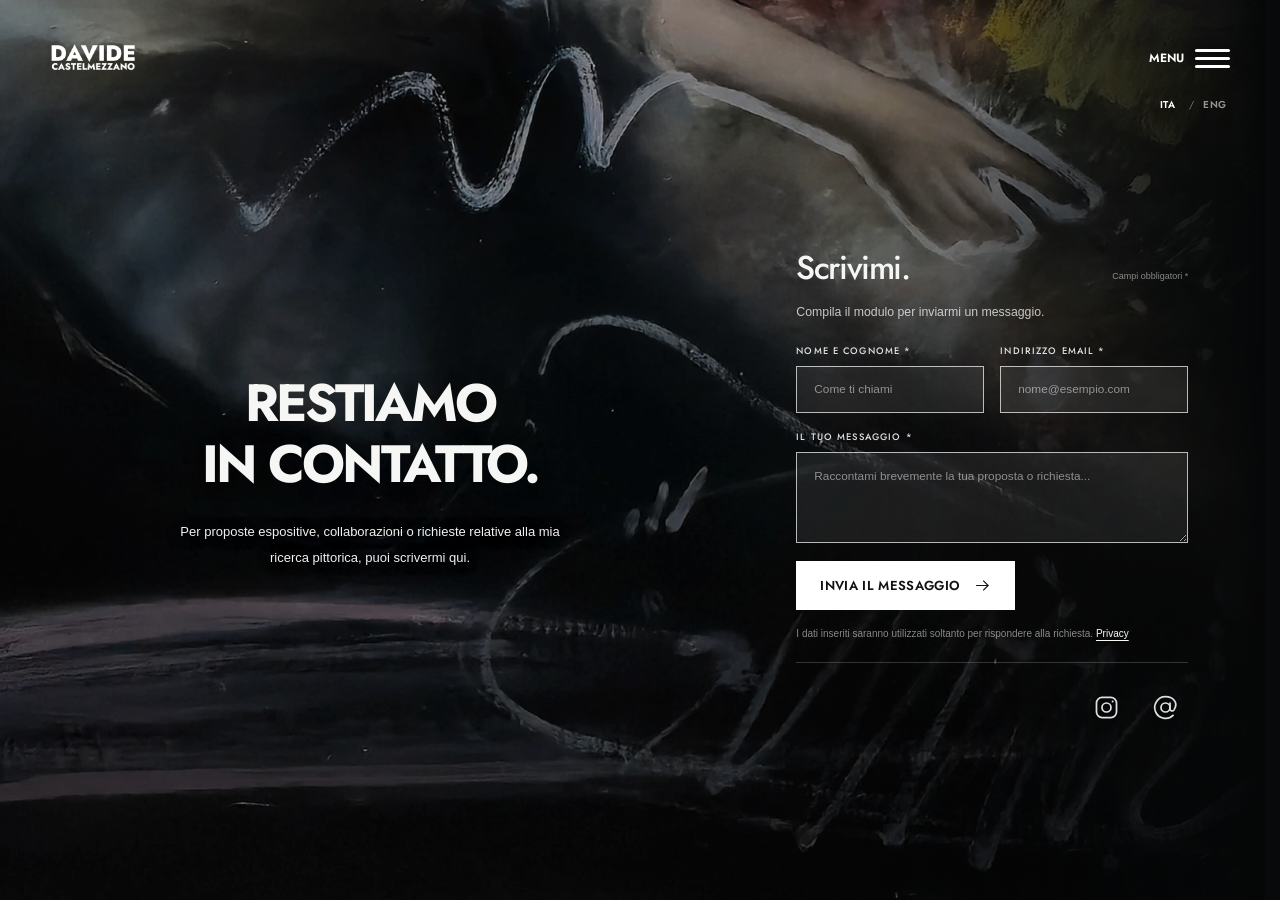
<file: contatti/index.html>
<!doctype html>
<html lang="it">
<head>
<base href="../">
<script id="seo217-fixed-base">(function(){var b=document.querySelector('base')||document.createElement('base');if(location.protocol==='file:'){var nested=/\/(?:neogenesi|percorso|altrilavori|ricerca|bio|contatti|privacy|privacy-en|cookies|cookies-en|note-legali|note-legali-en)\/index\.html$/.test(location.pathname);b.href=new URL(nested?'../':'./',location.href).href;}else{b.href=location.pathname.startsWith('/davide-castelmezzano/')?'/davide-castelmezzano/':'/';}if(!b.parentNode)document.head.insertBefore(b,document.head.firstChild)})();</script>
<meta charset="utf-8"><meta name="viewport" content="width=device-width,initial-scale=1"><meta name="theme-color" content="#f8f7f3"><meta name="description" content="Contatta Davide Castelmezzano per proposte espositive, collaborazioni e richieste relative alle opere e alla sua ricerca pittorica.">
<title>Contatti e collaborazioni | Davide Castelmezzano</title>
<link rel="canonical" href="https://www.davidecastelmezzano.com/contatti/">
<meta name="robots" content="index,follow,max-image-preview:large">
<meta property="og:type" content="article">
<meta property="og:site_name" content="Davide Castelmezzano">
<meta property="og:locale" content="it_IT">
<meta property="og:title" content="Contatti e collaborazioni | Davide Castelmezzano">
<meta property="og:description" content="Contatta Davide Castelmezzano per proposte espositive, collaborazioni e richieste relative alle opere e alla sua ricerca pittorica.">
<meta property="og:url" content="https://www.davidecastelmezzano.com/contatti/">
<meta property="og:image" content="https://www.davidecastelmezzano.com/MEDIA/contatti.webp">
<meta name="twitter:card" content="summary_large_image">
<meta name="twitter:title" content="Contatti e collaborazioni | Davide Castelmezzano">
<meta name="twitter:description" content="Contatta Davide Castelmezzano per proposte espositive, collaborazioni e richieste relative alle opere e alla sua ricerca pittorica.">
<meta name="twitter:image" content="https://www.davidecastelmezzano.com/MEDIA/contatti.webp">
<script type="application/ld+json">{"@context":"https://schema.org","@graph":[{"@type":"Person","@id":"https://www.davidecastelmezzano.com/#artist","name":"Davide Castelmezzano","jobTitle":"Pittore contemporaneo","url":"https://www.davidecastelmezzano.com/","birthPlace":{"@type":"Place","name":"Matera, Italia"},"homeLocation":{"@type":"Place","name":"Roma, Italia"},"sameAs":["https://www.instagram.com/davidecastelmezzano/"]},{"@type":"WebSite","@id":"https://www.davidecastelmezzano.com/#website","url":"https://www.davidecastelmezzano.com/","name":"Davide Castelmezzano — Pittura contemporanea","inLanguage":["it","en"],"publisher":{"@id":"https://www.davidecastelmezzano.com/#artist"}},{"@type":"WebPage","@id":"https://www.davidecastelmezzano.com/contatti/#webpage","url":"https://www.davidecastelmezzano.com/contatti/","name":"Contatti e collaborazioni | Davide Castelmezzano","description":"Contatta Davide Castelmezzano per proposte espositive, collaborazioni e richieste relative alle opere e alla sua ricerca pittorica.","inLanguage":"it","isPartOf":{"@id":"https://www.davidecastelmezzano.com/#website"},"about":{"@id":"https://www.davidecastelmezzano.com/#artist"}}]}</script>
<link rel="preconnect" href="https://fonts.googleapis.com"><link rel="preconnect" href="https://fonts.gstatic.com" crossorigin>
<link rel="stylesheet" href="https://fonts.googleapis.com/css2?family=Jost:ital,wght@0,400;0,500;0,600;0,700;1,400;1,500;1,600;1,700&display=swap">
<link rel="stylesheet" href="CSS/rev202_bundle_01.css" id="rev202-style-01">
























<link rel="stylesheet" href="CSS/rev202_bundle_02.css?rev=213" id="rev202-style-02">








<link rel="stylesheet" href="CSS/rev202_bundle_03.css" id="rev202-style-03">








<link rel="stylesheet" href="CSS/rev202_bundle_04.css" id="rev202-style-04">
<link rel="stylesheet" href="CSS/rev202_bundle_05.css" id="rev202-style-05">






























































<link rel="preconnect" href="https://api.fontshare.com" crossorigin>
<link href="https://api.fontshare.com/v2/css?f[]=switzer@400,500,600,700&display=swap" rel="stylesheet">
<link rel="stylesheet" href="CSS/rev202_bundle_06.css" id="rev202-style-06">
<noscript><style>body.site-booting #app{visibility:visible!important}body.site-booting .home139-entry{display:none!important}body.site-booting>.site-header{visibility:visible!important}.seo217-fallback{max-width:72ch;margin:9rem auto 5rem;padding:2rem;line-height:1.7;font:400 1.1rem sans-serif}.seo217-fallback h1{font-size:2rem}</style></noscript>
<style id="seo219-failure-fallback">
body.seo219-direct.seo219-render-failed #app{visibility:visible!important}
body.seo219-direct.seo219-render-failed>.site-header{visibility:visible!important}
body.seo219-direct.seo219-render-failed #home139-entry{display:none!important}
body.seo219-direct.seo219-render-failed .seo217-fallback{max-width:72ch;margin:8rem auto 5rem;padding:2rem;line-height:1.7;font-family:Arial,sans-serif;color:#252525}
body.seo219-direct.seo219-render-failed .seo217-fallback h1{font-size:clamp(2rem,4vw,3rem);line-height:1.2}
</style><script id="seo219-recovery">document.addEventListener('DOMContentLoaded',function(){setTimeout(function(){if(document.body.classList.contains('site-booting')) document.body.classList.add('seo219-render-failed')},900)})</script>
</head>
<body class="site-booting seo219-direct">
<div hidden class="home139-entry" id="home139-entry" role="dialog" aria-label="Davide Castelmezzano. Introduzione al sito" tabindex="-1"><canvas class="intro177-dust" aria-hidden="true"></canvas><canvas class="rev179-morph-film" id="rev179-morph-film" aria-hidden="true"></canvas><div class="intro177-sign" aria-hidden="true"><div class="intro177-eyebrow">PITTURA CONTEMPORANEA</div><div class="intro177-ink"><img class="intro178-paint" id="intro178-paint" alt="" aria-hidden="true" decoding="async"></div></div><button class="rev189-enter" type="button" aria-label="Entra nel sito" title="Entra nel sito"><span class="rev193-orbit-hover" aria-hidden="true"><span class="rev193-orbit-breath"><span class="rev193-outer-ring"></span><span class="rev193-inner-dot"></span></span></span><span class="rev193-cta-label" aria-hidden="true"><span class="rev193-cta-desktop">CLICCA PER ENTRARE</span><span class="rev193-cta-mobile">TOCCA PER ENTRARE</span></span></button></div>
<script id="rev57-immersive-bridge" data-site-source="js-1" src="JAVASCRIPT/01_rev57-immersive-bridge.js"></script>
<header class="site-header"><a class="brand" href="#/" aria-label="Torna alla homepage"><img class="rev178-logo" src="MEDIA/logo_davide.png" alt="Davide Castelmezzano" draggable="false"></a><button type="button" id="menu-toggle" class="menu-toggle" aria-expanded="false" aria-controls="site-nav" aria-label="Apri menu">MENU <span class="rev141-menu-symbol" aria-hidden="true"><i></i><i></i><i></i></span></button><div class="rev198-header-lang" role="group" aria-label="Lingua del sito / Website language"><button type="button" data-lang="it" aria-pressed="true">ITA</button><span class="rev198-lang-sep" aria-hidden="true">/</span><button type="button" data-lang="en" aria-pressed="false">ENG</button></div><nav id="site-nav" class="site-nav" aria-label="Navigazione principale"><a href="#/neogenesi" data-nav="opere">Opere</a><a href="#/ricerca" data-nav="ricerca">Ricerca</a><a href="#/bio" data-nav="bio">Bio / CV</a><a href="#/contatti" data-nav="contatti">Contatti</a><button id="site-series-switch" type="button" aria-label="Scegli un altro percorso pittorico">Serie pittoriche <svg viewBox="0 0 24 24" aria-hidden="true"><path d="m6 9 6 6 6-6"/></svg></button></nav></header>
<main id="app"><article class="seo217-fallback" aria-label="Contatti — Davide Castelmezzano"><h1>Contatti — Davide Castelmezzano</h1><p>Per proposte espositive, collaborazioni o richieste relative alla ricerca pittorica di Davide Castelmezzano.</p><ul><li>Email: davidecastelmezzano@yahoo.com</li></ul></article><noscript><nav aria-label="Sezioni del portfolio"><a href="#/neogenesi">Neo Genesi</a> · <a href="/altrilavori/">Fantasia</a> · <a href="/percorso/">Enigmi semiotici</a> · <a href="#/ricerca">Ricerca</a> · <a href="#/bio">Biografia</a> · <a href="#/contatti">Contatti</a></nav></noscript><noscript><nav aria-label="Sezioni del portfolio"><a href="/neogenesi/">Neo Genesi</a> · <a href="/altrilavori/">Fantasia</a> · <a href="/percorso/">Enigmi semiotici</a> · <a href="/ricerca/">Ricerca</a> · <a href="/bio/">Biografia</a> · <a href="/contatti/">Contatti</a></nav></noscript></main>
<footer class="site-footer footer31" aria-label="Informazioni, collegamenti legali e crediti">
  <div class="footer31-upper">
    <div class="footer31-brand" aria-label="Davide Castelmezzano, pittore"><strong>DAVIDE<br>CASTELMEZZANO</strong><span>PITTURA CONTEMPORANEA</span></div>
    <div class="footer31-social">
      <a href="https://www.instagram.com/davidecastelmezzano/" target="_blank" rel="noopener noreferrer" aria-label="Instagram di Davide Castelmezzano" title="Instagram">
        <svg aria-hidden="true" viewBox="0 0 24 24" fill="none" stroke="currentColor" stroke-width="1.8"><rect x="3.2" y="3.2" width="17.6" height="17.6" rx="5"/><circle cx="12" cy="12" r="4"/><circle cx="17.5" cy="6.6" r="1" fill="currentColor" stroke="none"/></svg>
      </a>
    </div>
  </div>
  <div class="footer31-lower">
    <div class="footer31-copyright">
      <p>&copy; <span id="year">2026</span> DAVIDE CASTELMEZZANO &middot; TUTTI I DIRITTI RISERVATI</p>
      <p>Le immagini delle opere sono protette dal diritto d'autore.</p>
    </div>
    <nav class="footer31-legal" aria-label="Informazioni legali"><a href="#/privacy">Privacy</a><a href="#/cookies">Cookie</a><a href="#/note-legali">Note legali e crediti</a><a href="#/contatti">Contatti</a></nav>
  </div>
</footer>
<div id="zoom" class="overlay" role="dialog" aria-modal="true" aria-label="Opera ingrandita"><div class="overlay-top"><span class="eyebrow" id="zoom-name">Opera</span><button type="button" class="close" id="zoom-close" aria-label="Chiudi ingrandimento"></button></div><img class="zoom-image" id="zoom-img" alt=""><p id="zoom-caption" class="zoom-caption"></p></div>
<div id="work-viewer" class="work-viewer" role="dialog" aria-modal="true" aria-label="Opera in primo piano" aria-hidden="true">
 <div class="work-viewer-header"><span class="work-viewer-collection" id="viewer-collection">NEO GENESI</span><button class="viewer-close" type="button" id="viewer-close" aria-label="Chiudi la visualizzazione">CHIUDI <span aria-hidden="true">×</span></button></div>
 <div class="work-viewer-center"><button type="button" class="viewer-nav" id="viewer-prev" aria-label="Opera precedente">‹</button><figure class="work-viewer-figure"><img id="viewer-image" alt=""><figcaption><strong id="viewer-title"></strong><span id="viewer-meta"></span></figcaption></figure><button type="button" class="viewer-nav" id="viewer-next" aria-label="Opera successiva">›</button></div>
 <div class="viewer-thumbs-area"><span class="viewer-thumbs-label">ALTRE OPERE <span id="viewer-counter"></span></span><div class="viewer-thumbs" id="viewer-thumbs" aria-label="Seleziona un'altra opera"></div></div>
 </div>
<div id="index" class="overlay" role="dialog" aria-modal="true" aria-label="Indice delle opere"><div class="overlay-top"><span class="eyebrow" id="index-label">Indice delle opere</span><button type="button" class="close" id="index-close" aria-label="Chiudi indice"></button></div><div class="index-list" id="index-list"></div></div>
<script id="script-02" data-site-source="js-2">
/* REV218: Critical gallery media map embedded to prevent incomplete renders when external JS requests fail. */
const A="";
const MEDIA={"ng_smek.jpg":"MEDIA/preview/opera_daimon.jpg","ng_illudes.jpg":"MEDIA/preview/opera_illudes.jpg","ng_imago.jpg":"MEDIA/preview/opera_imago.jpg","ng_fides.jpg":"MEDIA/preview/opera_fides.jpg","ng_endi.jpg":"MEDIA/preview/opera_endiadi.jpg","ng_enesi.jpg":"MEDIA/preview/opera_enesi.jpg","ng_osmosi.jpg":"MEDIA/preview/opera_osmosi.jpg","ng_imago_panel1.jpg":"MEDIA/preview/opera_imago_pannello1.jpg","ng_imago_panel2.jpg":"MEDIA/preview/opera_imago_pannello2.jpg","ng_endi_panel1.jpg":"MEDIA/preview/opera_endiadi_pannello1.jpg","ng_endi_panel2.jpg":"MEDIA/preview/opera_endiadi_pannello2.jpg","arch_domatrice.jpg":"MEDIA/preview/opera_domatrice.jpg","arch_innocenti.jpg":"MEDIA/preview/opera_innocenti.jpg","arch_luogo.jpg":"MEDIA/preview/opera_luogo.jpg","arch_uniti.jpg":"MEDIA/preview/opera_uniti.jpg","arch_identita.jpg":"MEDIA/preview/opera_identita.jpg","arch_caccia.jpg":"MEDIA/preview/opera_caccia.jpg","arch_mistero.jpg":"MEDIA/preview/opera_mistero.jpg","arch_conflitti.webp":"MEDIA/preview/opera_conflitti.jpg","arch_estensioni.webp":"MEDIA/preview/opera_estensioni.jpg","arch_senzatitolo.webp":"MEDIA/preview/opera_fuggi_esperanza.jpg","cinema_illudes.webp":"MEDIA/home_hero_3.webp","rev178_hero1.png":"MEDIA/home_hero_1.webp","rev178_hero2.png":"MEDIA/home_hero_2.jpg","rev178_hero3.png":"MEDIA/home_hero_3.webp","rev178_home_about.jpg":"MEDIA/home_studio.jpg","rev178_home_neo.png":"MEDIA/home_neo_genesi.webp","rev178_contact.png":"MEDIA/contatti.webp","rev178_bio_portrait.jpg":"MEDIA/biografia_ritratto.jpg"};
// REV216: 2560x1440 for gallery; 3840x2160 for the seamless explorer entrance; original masters only once inside the explorer.
const MEDIA_EXPLORE = src => src.replace('MEDIA/preview/opera_', 'MEDIA/explore/opera_');
const MEDIA_HIRES = src => src.replace('MEDIA/explore/opera_', 'MEDIA/hires/opera_');
const ICON={arrow:'<svg aria-hidden="true" viewBox="0 0 24 24" fill="none" stroke="currentColor" stroke-width="1.5" stroke-linecap="round" stroke-linejoin="round"><path d="M4 12h15m-6-6 6 6-6 6"/></svg>',up:'<svg aria-hidden="true" viewBox="0 0 24 24" fill="none" stroke="currentColor" stroke-width="1.6" stroke-linecap="round"><path d="M5 19 19 5M7 5h12v12"/></svg>',down:'<svg aria-hidden="true" viewBox="0 0 24 24" fill="none" stroke="currentColor" stroke-width="1.6" stroke-linecap="round"><path d="M6 9l6 6 6-6"/></svg>',left:'<svg aria-hidden="true" viewBox="0 0 24 24" fill="none" stroke="currentColor" stroke-width="1.6" stroke-linecap="round"><path d="M20 12H4m6-6-6 6 6 6"/></svg>',copy:'<svg aria-hidden="true" viewBox="0 0 24 24" fill="none" stroke="currentColor" stroke-width="1.5" stroke-linejoin="round"><rect x="8" y="8" width="12" height="12" rx="2"/><path d="M16 8V6a2 2 0 0 0-2-2H6a2 2 0 0 0-2 2v8a2 2 0 0 0 2 2h2"/></svg>',mail:'<svg aria-hidden="true" viewBox="0 0 24 24" fill="none" stroke="currentColor" stroke-width="1.5"><rect x="2.7" y="5" width="18.6" height="14" rx="2"/><path d="m3 7 9 7 9-7"/></svg>'};
const cta=(label,to)=>`<a class="cta" href="${to}">${label}${ICON.up}</a>`;
</script>
<script id="script-03" data-site-source="js-3">
/* REV219: critical routing and gallery logic bundled inline, avoids external script dependency during crawl. */


MEDIA['ng_imago_panel1.jpg']='MEDIA/preview/opera_imago_pannello1.jpg';
MEDIA['ng_imago_panel2.jpg']='MEDIA/preview/opera_imago_pannello2.jpg';
MEDIA['ng_endi_panel1.jpg']='MEDIA/preview/opera_endiadi_pannello1.jpg';
MEDIA['ng_endi_panel2.jpg']='MEDIA/preview/opera_endiadi_pannello2.jpg';

const WORKS=[
 {title:'Smek',year:'2026',medium:'Olio su tela',size:'60 × 100 cm',src:'ng_smek.jpg'},
 {title:'Illudes',year:'2026',medium:'Olio su tela',size:'80 × 100 cm',src:'ng_illudes.jpg'},
 {title:'Imago',year:'2026',medium:'Olio su tavola · Dittico',size:'40 × 50 cm ciascun pannello · 40 × 100 cm complessivi',src:'ng_imago.jpg'},
 {title:'Fides',year:'2026',medium:'Olio su tavola',size:'65 × 110 cm',src:'ng_fides.jpg'},
 {title:'Endi Adi',year:'2026',medium:'Olio su tela · Dittico',size:'55 × 60 cm ciascun pannello · 55 × 120 cm complessivi',src:'ng_endi.jpg'},
 {title:'Enesi',year:'2026',medium:'Olio su tela',size:'75 × 85 cm',src:'ng_enesi.jpg'},
 {title:'Osmosi',year:'2026',medium:'Olio su plexiglass',size:'30 × 40 cm',src:'ng_osmosi.jpg'}
];
const ARCHIVE=[
 {title:"Domatrice di incubi",year:"2024",medium:"Olio su tela",size:"35 × 50 cm",src:"arch_domatrice.jpg"},
 {title:"Innocenti realtà",year:"2023",medium:"Olio su tela",size:"35 × 65 cm",src:"arch_innocenti.jpg"},
 {title:"Un luogo per tutti",year:"2022",medium:"Olio su tela",size:"60 × 90 cm",src:"arch_luogo.jpg"},
 {title:"Uniti nel momento del bisogno",year:"2022",medium:"Olio su tela",size:"60 × 100 cm",src:"arch_uniti.jpg"},
 {title:"Identità antropomorfe",year:"2021",medium:"Olio su tela",size:"110 × 160 cm",src:"arch_identita.jpg"},
 {title:"Caccia all'artefice",year:"2021",medium:"Olio su tela",size:"35 × 45 cm",src:"arch_caccia.jpg"},
 {title:"Mistero della seduzione",year:"2019",medium:"Olio su tela",size:"80 × 80 cm",src:"arch_mistero.jpg"},
 {title:"Conflitti d'amore",year:"2018",medium:"Olio su tela",size:"80 × 60 cm",src:"arch_conflitti.webp"},
 {title:"Estensioni interiori",year:"2019",medium:"Olio su tela",size:"60 × 80 cm",src:"arch_estensioni.webp"},
 {title:"Fuggi Esperanza",year:"2018",medium:"Olio su tela",size:"60 × 110 cm",src:"arch_senzatitolo.webp"}
];
const STATEMENT_GENERAL=[
'La ricerca pittorica nasce dall’interesse per ciò che può emergere dall’incontro tra immagini, forme e linguaggi visivi differenti. Al centro del lavoro vi è la possibilità che elementi apparentemente distanti, entrando in relazione, possano trasformarsi reciprocamente e dare origine a configurazioni inattese.',
'Il processo creativo si sviluppa attraverso un confronto continuo tra intenzione, intuizione e sperimentazione. Associazioni, contrasti e coincidenze visive diventano occasioni per esplorare nuove relazioni, lasciando che quanto emerge durante il lavoro possa suggerire direzioni impreviste e modificare le scelte iniziali.'
];
const STATEMENT_SERIES=[
'Neo Genesi nasce dall’esigenza di superare la costruzione narrativa che aveva caratterizzato parte della produzione precedente e di esplorare altre possibilità di formazione dell’immagine.',
'Il progetto prende avvio dalla selezione e dall’assemblaggio digitale di frammenti della tradizione pittorica occidentale. Sottratti ai loro contesti originari, questi elementi vengono ricombinati fino a generare configurazioni pareidoliche che, attraverso la pittura, acquistano corpo e presenza materiale.',
'Con lo sviluppo della serie, queste configurazioni smettono progressivamente di rappresentare un punto d’arrivo. L’introduzione di linee sinuose e interventi gestuali, seguita dalla sperimentazione con stencil utilizzati in positivo e in negativo, apre ulteriori possibilità di relazione tra linguaggi visivi differenti.',
'La figurazione, il gesto, l’astrazione e la componente informale non concorrono soltanto ad accrescere la complessità dell’immagine, ma alla costruzione di un nuovo equilibrio pittorico. Pur mantenendo le proprie differenze, questi linguaggi convivono e si trasformano reciprocamente, dando origine a un’unità visiva che non coincide con la semplice somma delle sue parti.',
'Da questa convivenza, anche tra linguaggi apparentemente contrastanti, emerge un’armonia inattesa che rappresenta una possibilità pittorica nuova rispetto alla produzione precedente.'
];
const BIO=[
'Davide Castelmezzano nasce a Matera nel 1992. Vive e lavora a Roma, dove si trasferisce nel 2012 per intraprendere gli studi di Pittura presso l’Accademia di Belle Arti, dopo aver conseguito il diploma al Liceo Artistico Statale Carlo Levi di Matera.',
'Durante la formazione accademica studia con Moreno Bondi e Vincenzo Scolamiero, approfondendo le tecniche pittoriche tradizionali, con particolare attenzione alla pittura fiamminga, rinascimentale e veneta. Nel 2017 consegue il diploma accademico di primo livello in Pittura con una tesi dedicata all’immaginario visivo e onirico di Federico Fellini. Nel 2020 consegue il diploma accademico di secondo livello con 110 e lode, sviluppando una ricerca sulla deformazione antropomorfa.',
'La sua prima produzione si caratterizza per un linguaggio figurativo fantastico, nel quale figure umane, animali e oggetti vengono associati all’interno di composizioni complesse. Attraverso il disegno libero e una pittura costruita per successive stratificazioni, realizza immagini nelle quali elementi apparentemente incongruenti suggeriscono narrazioni possibili, senza rappresentare necessariamente storie definite.',
'In questa fase approfondisce il proprio interesse per la pittura di Riccardo Tommasi Ferroni e frequenta lo studio del figlio Giovanni Tommasi Ferroni, con il quale instaura un rapporto di stima e confronto artistico, ricevendo indicazioni e consigli sui materiali e sui procedimenti pittorici.',
'Successivamente matura l’esigenza di superare la dimensione narrativa, orientando la propria ricerca verso nuove possibilità di costruzione dell’immagine. Questo cambiamento trova espressione in Neo Genesi (2026), progetto nel quale frammenti della tradizione figurativa, sperimentazione digitale e differenti procedimenti pittorici concorrono alla formazione di immagini caratterizzate dalla convivenza di registri visivi eterogenei.',
'Nel corso della sua attività partecipa a esposizioni collettive in Italia e all’estero, tra cui Multi-Narrative: Painting in Coexistence presso la China Academy of Art di Hangzhou (2021), Incipit surrealtà a Roma e Matera (2024) e Geopolitica: trasformazioni e sviluppi presso la Galleria Plus Art Pulse di Roma (2026). Nel 2026 riceve una segnalazione della giuria alla XVII edizione del Premio Combat, con pubblicazione nel catalogo ufficiale.'
];
const OLD_CV=[['2026','Geopolitica: trasformazioni e sviluppi — Galleria Plus Art Pulse, Roma'],['2025','Premio di pittura Giovanni Colacicchi — Galleria AAIE, Roma'],['2025','Nel sogno del fantastico — Galleria Viva, Soriano nel Cimino'],['2024','A tre voci — a cura di Robertomaria Siena, Spazio Urano, Roma'],['2024','Incipit surrealtà — Roma e Matera'],['2021','Multi-Narrative: Painting in Coexistence — China Academy of Art, Hangzhou, Cina']];


</script>
<script id="script-04" data-site-source="js-4">
/* REV219: critical routing and gallery logic bundled inline, avoids external script dependency during crawl. */

const app=document.getElementById('app');const reduced=matchMedia('(prefers-reduced-motion: reduce)');const email='davidecastelmezzano@yahoo.com';
let artworkIndex=0,cleanup=()=>{},lastFocus=null,animating=false;let viewerIndex=0,viewerBusy=false,viewerFocus=null;
const cvSections=[
 ['Mostre',[
 ['2026','Geopolitica: trasformazioni e sviluppi, Galleria Plus Art Pulse, Roma.'],
 ['2025','Premio di pittura Giovanni Colacicchi, Galleria AAIE, Roma.'],
 ['2025','Premio di pittura Giovanni Colacicchi, Ala Nobile del Palazzo Comunale, Sabaudia.'],
 ['2025','Nel sogno del fantastico, Galleria Viva, Soriano nel Cimino.'],
 ['2025','OpenArt Now 50x50, Aurora Boreale Associazione Culturale, Roma.'],
 ['2024','A tre voci, a cura di Robertomaria Siena, Spazio Urano, Roma.'],
 ['2024','Arte è Bellezza, Sale del Palazzo Comunale, Bolsena.'],
 ['2024','Arte è Bellezza. La forza del puro. Omaggio ad Alberini, Palazzo Nuzzi, Orte.'],
 ['2024','Arte è Bellezza. Le nuove frontiere dell’arte, Scuderie di Palazzo Chigi Albani, Soriano nel Cimino.'],
 ['2024','Incipit surrealtà, a cura di Robertomaria Siena, La Design.aTa Art Gallery, Roma.'],
 ['2024','Incipit surrealtà, a cura di Robertomaria Siena, Scuderie di Palazzo Malvinni-Malvezzi, Matera.'],
 ['2024','25° Anniversario Galería Artelibre, esposizione virtuale internazionale, Galería Artelibre, Spagna; pubblicazione nel Tomo I – Catalogo Rosso.'],
 ['2021','Multi-Narrative: Painting in Coexistence, China Academy of Art, Hangzhou, Cina.']]],
 ['Residenze', [['2024','Residenza Arte è Bellezza, con il patrocinio del Ministero della Cultura, Soriano nel Cimino (VT), Italia.']]],
 ['Riconoscimenti', [['2026','Premio Combat – 17ª edizione, segnalazione della giuria e pubblicazione nel catalogo ufficiale.'],['2022','Luxembourg Art Prize, Certificato di Merito Artistico, Pinacothèque du Luxembourg.']]],
 ['Pubblicazioni', [['2025','Panta Rei Editoriale, articolo dedicato all’opera La Domatrice di Incubi.'],['2024','Pubblicazione nel Tomo I – Catalogo Rosso, Galería Artelibre.'],['2023','Guía de Arte LEONARDO 2023, pagina monografica, Galería Artelibre.']]],
 ['Formazione', [['2020','Diploma accademico di secondo livello in Pittura, Accademia di Belle Arti di Roma, 110 e lode.'],['2017','Diploma accademico di primo livello in Pittura, Accademia di Belle Arti di Roma.']]]
];
function ps(a){return a.map(s=>`<p>${s}</p>`).join('')}
function extensible(items,visible=1,id='more'){return `<div class="prose" id="${id}">${ps(items.slice(0,visible))}<div class="extra" hidden>${ps(items.slice(visible))}</div><button type="button" class="toggle-more" aria-expanded="false" data-toggle="${id}"><span>Leggi tutto</span>${ICON.down}</button></div>`}
function home(){return `<article class="page home art-home home139" aria-label="Davide Castelmezzano, pittura">
<section class="art-hero home139-hero" id="hero-scroll-intro" aria-label="Dettagli pittorici di Smek e Illudes">
 <div class="home139-slides" aria-hidden="true">
  <img class="home139-slide is-active" data-art="Smek" src="${MEDIA['rev178_hero1.png']}" alt="" fetchpriority="high" decoding="async">
  <img class="home139-slide" data-art="Illudes — nuovo dettaglio" src="${MEDIA['rev178_hero2.png']}" alt="" decoding="async">
  <img class="home139-slide" data-art="Illudes" src="${MEDIA['rev178_hero3.png']}" alt="" decoding="async">
 </div>
</section>
<section class="art-about home139-about" id="studio-home" aria-labelledby="art-about-title">
 <div class="art-about-left"><div class="art-about-copy home139-about-copy">
  <h1 id="art-about-title" class="home139-statement"><span>IMMAGINI IN</span><span>DIVENIRE</span></h1>
  <h2 class="home139-about-label">CHI SONO ?</h2>
  <p>Davide Castelmezzano (Matera, 1992) vive e lavora a Roma. La sua ricerca pittorica esplora le possibilità di trasfigurazione fantastica dell’immagine attraverso il dialogo tra gestualità pittorica e pareidolia.</p>
  <a class="art-about-link" href="#/bio">Davide</a>
 </div></div>
 <figure class="art-about-picture"><img src="${MEDIA['rev178_home_about.jpg']}" alt="Davide Castelmezzano nel suo studio di pittura" loading="lazy" decoding="async"></figure>
</section>
<section class="art-neo home139-neo" id="neogenesi-intro" aria-labelledby="art-neo-title">
 <img class="art-neo-painting" src="${MEDIA['rev178_home_neo.png']}" alt="Dettaglio originale di Illudes" loading="lazy" decoding="async">
 <div class="art-neo-shade" aria-hidden="true"></div>
 <div class="home139-neo-content">
  <div class="home139-neo-title"><h1 id="art-neo-title"><span>NEO</span><span>GENESI</span></h1><span class="home139-neo-serie">Serie</span></div>
  <div class="home139-neo-info"><h2>SERIE PITTORICA 2026</h2>
  <p>Neo Genesi esplora le possibilità che emergono dall’incontro tra forme e immagini apparentemente incompatibili. Attraverso la gestualità pittorica, elementi differenti entrano in relazione, generando configurazioni inattese e nuove possibilità figurative.</p>
  <a href="#/neogenesi" class="home139-neo-link">SCOPRI</a></div>
 </div>
</section></article>`}


// Only Neo Genesi is an established SERIES. The other two entrances are chronological/editorial groups.
const EARLY_TITLES=['Identità antropomorfe','Mistero della seduzione','Estensioni interiori'];
const EARLY=EARLY_TITLES.map(title=>ARCHIVE.find(work=>work.title===title)).filter(Boolean);
const OTHER=ARCHIVE.filter(work=>!EARLY_TITLES.includes(work.title));
const COLLECTIONS={
 neogenesi:{name:'Neo Genesi',title:'Neo <em>Genesi.</em>',banner:'cinema_illudes.webp',desc:'Dalla convivenza di linguaggi visivi differenti emerge un nuovo equilibrio pittorico.',items:WORKS,cat:'SERIE / 2026'},
 percorso:{name:'Enigmi semiotici',title:'Enigmi<br><em>semiotici.</em>',banner:'arch_identita.jpg',desc:'Opere realizzate tra il 2019 e il 2021.',items:EARLY,cat:'2019–2021'},
 altrilavori:{name:'Fantasia',title:'Fantasia.',banner:'arch_domatrice.jpg',desc:'Opere realizzate tra il 2018 e il 2024.',items:OTHER,cat:'2018–2024'}
};
const galleryEntries=()=>COLLECTIONS[getPage()]?.items||WORKS;
function gallery(){
 const route=getPage(),c=COLLECTIONS[route]||COLLECTIONS.neogenesi;
 const w=c.items[0];
 const name=w.title==='Smek'?'Daimon (Smek)':w.title;
 const nameHtml=w.title==='Smek'?'Daimon <span class="rev180-smek">(Smek)</span>':name;
 const seriesName={'neogenesi':'NEO GENESI','percorso':'ENIGMI SEMIOTICI','altrilavori':'FANTASIA'}[route]||'NEO GENESI';
 return `<article class="page rev155-gallery" aria-label="Opere di Davide Castelmezzano">
  <section class="rev155-scene" id="rev155-scene" aria-label="Spazio espositivo">
   <div class="rev155-series" id="rev155-series">
    <button class="rev155-heading rev155-series-toggle" id="rev155-series-toggle" type="button" aria-expanded="true" aria-controls="rev155-series-list">SERIE</button>
    <div class="rev155-series-list rev155-disclosure" id="rev155-series-list">
     <button type="button" class="rev155-series-choice ${route==='neogenesi'?'is-active':''}" data-series="neogenesi">NEO GENESI <span>2026</span></button>
     <button type="button" class="rev155-series-choice ${route==='altrilavori'?'is-active':''}" data-series="altrilavori">FANTASIA <span>2018–2024</span></button>
     <button type="button" class="rev155-series-choice ${route==='percorso'?'is-active':''}" data-series="percorso">ENIGMI SEMIOTICI <span>2019–2021</span></button>
    </div>
   </div>
   <div class="rev155-art-zone" id="rev155-art-zone" aria-label="Opera principale; scorri per sfogliare">
    <div class="rev156-world" id="rev156-world">
     <button type="button" id="rev155-artwork" class="rev155-artwork" aria-label="Avvicina l'opera ${name}" aria-pressed="false">
      <span class="rev155-photo-shell" id="rev155-photo-shell"><img id="rev155-image" class="rev155-photo" src="${MEDIA[w.src]}" alt="${name}" draggable="false" decoding="async"></span>
     </button>
    </div>
   </div>
   <div class="rev155-work-info" id="rev155-work-info" aria-live="polite">
    <h1 id="rev155-title">${nameHtml}</h1><p id="rev155-medium">${[w.medium,w.size].filter(Boolean).join(' ')}</p><p id="rev155-year">${w.year||''}</p>
    <div id="rev162-panels" class="rev162-panels" role="group" aria-label="Visualizzazione del dittico" hidden>
     <button type="button" data-panel="0" aria-pressed="true" title="Visualizza entrambi i pannelli">INTERO</button>
     <button type="button" data-panel="1" aria-pressed="false" title="Visualizza il pannello 1">1</button>
     <button type="button" data-panel="2" aria-pressed="false" title="Mostra o nascondi il pannello 2">2</button>
    </div>
   </div>
   <div class="rev155-works" id="rev155-works">
    <button type="button" class="rev155-heading rev155-works-toggle" id="rev155-works-toggle" aria-expanded="true" aria-controls="rev155-works-list">OPERE ${seriesName}</button>
    <div class="rev155-works-list rev155-disclosure" id="rev155-works-list"></div>
   </div>
   <div class="rev155-actions">
    <button id="rev155-explore" type="button" aria-label="Esplora l'opera a schermo intero"><span>ESPLORA L'OPERA</span><img class="rev159-explore-icon" src="MEDIA/icona_esplora.png" width="39" height="38" alt="" aria-hidden="true"></button>
    <a href="#/contatti" id="rev155-enquire">PER INFO SULL'OPERA</a>
   </div>
  </section>
  <div class="rev155-immersive" id="rev155-immersive" role="dialog" aria-modal="true" aria-label="Esplorazione dell'opera" hidden>
   <div class="rev155-immersive-canvas" id="rev155-immersive-canvas" aria-label="Trascina per esplorare la pittura"><img id="rev155-immersive-image" alt="Dettaglio di ${name}" draggable="false" decoding="async"></div>
   <button class="rev155-immersive-back" id="rev155-back" type="button">TORNA INDIETRO</button>
   <span class="rev155-immersive-caption" id="rev155-immersive-caption">${name}</span>
  </div>
 </article>`;
}

function research(){
 const paras=arr=>arr.map(p=>`<p>${p}</p>`).join('');
 return `<article class="page research24" aria-label="Ricerca artistica">
 <div class="research24-track" id="research24-track"><div class="research24-stage" id="research24-stage">
  <video class="research24-video first" id="research24-v1" autoplay muted playsinline loop preload="metadata" poster="MEDIA/ricerca_poster.webp" aria-hidden="true"><source src="MEDIA/ricerca_rev204.mp4" type="video/mp4"></video>
  <video class="research24-video second" id="research24-v2" autoplay muted playsinline loop preload="metadata" poster="MEDIA/neo_genesi_poster.webp" aria-hidden="true"><source src="MEDIA/neo_genesi_hq.mp4" type="video/mp4"></video>
  <div class="research24-shade"></div><div class="research24-grain"></div>
  <section class="research24-scene first" id="research24-general" aria-labelledby="research24-general-heading">
   <video class="research24-mobile-film" autoplay muted loop playsinline preload="metadata" poster="MEDIA/ricerca_poster.webp" aria-hidden="true"><source src="MEDIA/ricerca_rev204.mp4" type="video/mp4"></video>
   <div class="research24-contents"><h1 class="research24-title" id="research24-general-heading">RICERCA</h1>
   <div class="research24-cols" lang="it">${paras(STATEMENT_GENERAL)}</div></div>
  </section>
  <section class="research24-scene second" id="research24-neo" aria-labelledby="research24-neo-heading">
   <video class="research24-mobile-film" autoplay muted loop playsinline preload="metadata" poster="MEDIA/neo_genesi_poster.webp" aria-hidden="true"><source src="MEDIA/neo_genesi_hq.mp4" type="video/mp4"></video>
   <div class="research24-contents"><h2 class="research24-title" id="research24-neo-heading">NEO GENESI</h2>
   <div class="research24-cols" lang="it">${paras(STATEMENT_SERIES)}</div></div>
  </section>
 </div></div>

 </article>`;
}
function bio(){
 const paragraphs=BIO.map(p=>`<p>${p}</p>`).join('');
 return `<article class="page bio25-page" aria-label="Biografia e curriculum di Davide Castelmezzano">
 <section class="bio25-immersive" aria-label="L'artista, biografia e curriculum">
   <img class="bio25-photograph" src="${MEDIA["rev178_bio_portrait.jpg"]}" alt="Davide Castelmezzano al lavoro nel suo studio a Roma" fetchpriority="high">
   <div class="bio25-shadow" aria-hidden="true"></div>
   <div class="bio25-frame">
      <div class="bio25-shell">
        <div class="bio25-content">
          <div class="bio25-tabs" role="tablist" aria-label="Percorso dell'artista">
           <button type="button" class="bio25-tab is-active" id="bio25-tab-bio" role="tab" aria-selected="true" aria-controls="bio25-pane-bio" data-bio-tab="bio">BIOGRAFIA</button>
           <button type="button" class="bio25-tab" id="bio25-tab-cv" role="tab" aria-selected="false" aria-controls="bio25-pane-cv" data-bio-tab="cv">CURRICULUM</button>
          </div>
          <section id="bio25-pane-bio" role="tabpanel" aria-labelledby="bio25-tab-bio" class="bio25-panel is-active" data-bio-panel="bio">
           <h1 class="bio25-title">BIOGRAFIA</h1>
           <div class="bio25-columns" lang="it">${paragraphs}</div>
          </section>
          <section id="bio25-pane-cv" role="tabpanel" aria-labelledby="bio25-tab-cv" class="bio25-panel" data-bio-panel="cv" hidden>
           <h2 class="bio25-title">CURRICULUM VITAE</h2>
           <div class="bio25-cv-scroll" tabindex="0" aria-label="Curriculum completo, scorri per leggere">
            ${cvSections.map(([heading,entries])=>`<section class="bio25-cv-group"><h3>${heading}</h3>${entries.map(([year,desc])=>`<div class="bio25-cv-row"><span>${year}</span><p>${desc}</p></div>`).join('')}</section>`).join('')}
           </div>
          </section>
        </div>
      </div>
   </div>
 </section>
 </article>`;
}
function contact(){return `<article class="page contact109" aria-label="Contatti">
<div class="contact109-visual" aria-hidden="true">
 <div class="contact109-slide current" data-art="0"><img src="${MEDIA['rev178_contact.png']}" alt="" fetchpriority="high" decoding="async"/></div>
</div>
<div class="contact109-shade" aria-hidden="true"></div>
<div class="contact109-columns">
 <section class="contact109-story" aria-labelledby="contact109-title">
  <div class="contact109-center"><h1 id="contact109-title">RESTIAMO <em>in contatto.</em></h1>
   <p>Per proposte espositive, collaborazioni o richieste relative alla mia ricerca pittorica, puoi scrivermi qui.</p></div>
 </section>
 <section class="contact109-area" aria-label="Modulo di contatto"><div class="contact109-inner">
  <div class="contact109-form-top"><h2>Scrivimi<span>.</span></h2><p>Campi obbligatori *</p></div>
  <p class="contact109-invite">Compila il modulo per inviarmi un messaggio.</p>
  <form id="contact109-form" method="post" action="#" novalidate>
   <div class="contact109-row">
    <div class="contact109-field"><label for="contact109-name">NOME E COGNOME *</label><input name="name" id="contact109-name" autocomplete="name" required maxlength="120" placeholder="Come ti chiami"/></div>
    <div class="contact109-field"><label for="contact109-email">INDIRIZZO EMAIL *</label><input type="email" name="email" id="contact109-email" autocomplete="email" required maxlength="254" placeholder="nome@esempio.com"/></div>
   </div>
   <input type="hidden" name="subject" value="Messaggio dal sito"/>
   <div class="contact109-field"><label for="contact109-message">IL TUO MESSAGGIO *</label><textarea name="message" id="contact109-message" required minlength="10" maxlength="4000" placeholder="Raccontami brevemente la tua proposta o richiesta..."></textarea></div>
   <input name="_gotcha" class="contact109-trap" type="text" aria-label="Lascia vuoto" autocomplete="off" tabindex="-1"/>
   <button class="contact109-send" type="submit">INVIA IL MESSAGGIO <svg viewBox="0 0 24 24" aria-hidden="true"><path d="M3 12h17M13 5l7 7-7 7"/></svg></button>
   <p class="contact109-notice" id="contact109-notice" aria-live="polite" role="status"></p>
   <p class="contact109-privacy">I dati inseriti saranno utilizzati soltanto per rispondere alla richiesta. <a href="#/privacy">Privacy</a></p>
  </form>
  <div class="contact109-secondary" aria-label="Collegamenti diretti">
  <div class="contact109-channels">
   <a href="https://www.instagram.com/davidecastelmezzano/" target="_blank" rel="noopener noreferrer" aria-label="Instagram" title="Instagram"><svg viewBox="0 0 24 24" fill="none" stroke="currentColor" stroke-width="1.6" stroke-linecap="round" stroke-linejoin="round" aria-hidden="true"><rect x="3.1" y="3.1" width="17.8" height="17.8" rx="5"/><circle cx="12" cy="12" r="4"/><circle cx="17.5" cy="6.7" r=".9" fill="currentColor" stroke="none"/></svg></a>
   <a href="mailto:${email}" aria-label="Scrivi un'email" title="Email"><svg viewBox="0 0 24 24" fill="none" stroke="currentColor" stroke-width="1.65" stroke-linecap="round" stroke-linejoin="round" aria-hidden="true"><circle cx="12" cy="12" r="4"/><path d="M16 8v5.3c0 1.7 2.4 2.6 3.6.8C24.1 6.8 17.9 2.4 12 2.4a9.6 9.6 0 1 0 6.7 16.5"/></svg></a>
  </div>
 </div>
 </div></section>
</div></article>`;}

const legal31Pages={"privacy":()=>"<article class=\"page legal31\" lang=\"it\" aria-label=\"Privacypolicy.\"><div class=\"legal31-head\"><span class=\"legal31-eyebrow\">INFORMAZIONI LEGALI / DAVIDE CASTELMEZZANO</span></div><div class=\"legal31-body\"><h1>Privacy<br><em>policy.</em></h1><div class=\"legal31-content\"><h2>1. Titolare del trattamento</h2><p>Il titolare del trattamento dei dati personali raccolti direttamente attraverso questo portfolio è <strong>Davide Castelmezzano</strong>, pittore indipendente, operante a Roma (Italia). Per contatti e richieste relative alla protezione dei dati: <a href=\"mailto:davidecastelmezzano@yahoo.com\">davidecastelmezzano@yahoo.com</a>.</p><h2>2. Dati trattati e finalità</h2><p><strong>Visita del sito.</strong> Il portfolio è pubblicato su GitHub Pages. GitHub dichiara di registrare e conservare, per finalità di sicurezza, gli indirizzi IP dei visitatori dei siti GitHub Pages. Possono essere trattati altri dati tecnici di connessione necessari alla distribuzione dei contenuti. Il proprietario del portfolio non ha predisposto un sistema proprio di registrazione degli IP dei visitatori. Per le operazioni e i tempi di conservazione gestiti da GitHub si veda la sua <a href=\"https://docs.github.com/en/site-policy/privacy-policies/github-general-privacy-statement\" target=\"_blank\" rel=\"noopener noreferrer\">informativa privacy</a>.</p><p><strong>Richieste e corrispondenza.</strong> Se scrivi all&#x27;artista, vengono utilizzati il tuo nome (se indicato), l&#x27;indirizzo email, il testo del messaggio e gli eventuali allegati per rispondere e gestire la richiesta. Il modulo Contatti, nella configurazione attuale, prepara un messaggio nel tuo programma di posta elettronica: l&#x27;invio avviene da lì, senza trasmissione dei campi a un server applicativo del sito.</p><p><strong>Preferenza di lingua.</strong> Il browser può memorizzare localmente IT o EN per riproporre la lingua scelta nelle visite successive. L&#x27;impostazione non viene usata dal sito per identificare o profilare i visitatori.</p><h2>3. Basi giuridiche</h2><p>La gestione delle comunicazioni spontanee è basata sul <strong>legittimo interesse</strong> dell&#x27;artista a rispondere e mantenere la corrispondenza (art. 6, par. 1, lett. f, GDPR); se il messaggio riguarda una richiesta precontrattuale, può applicarsi anche l&#x27;art. 6, par. 1, lett. b. Il legittimo interesse alla disponibilità e sicurezza del sito riguarda i trattamenti tecnici riconducibili al gestore; GitHub descrive nella propria informativa le basi giuridiche delle operazioni svolte sotto la propria responsabilità. La scelta della lingua è funzionale a un servizio espressamente richiesto dall&#x27;utente.</p><h2>4. Hosting, caratteri tipografici e link esterni</h2><p>Il sito utilizza <strong>GitHub Pages</strong> per l&#x27;hosting, <strong>Google Fonts</strong> per il carattere Jost e <strong>Fontshare</strong> per Switzer. Al caricamento dei caratteri, il browser contatta i server di tali fornitori, ai quali possono essere comunicati l&#x27;indirizzo IP e dati tecnici della richiesta. Le informazioni di trattamento dei rispettivi fornitori sono consultabili nelle loro informative: <a href=\"https://docs.github.com/en/site-policy/privacy-policies/github-general-privacy-statement\" target=\"_blank\" rel=\"noopener noreferrer\">GitHub</a>, <a href=\"https://policies.google.com/privacy\" target=\"_blank\" rel=\"noopener noreferrer\">Google</a>, <a href=\"https://www.fontshare.com/privacy\" target=\"_blank\" rel=\"noopener noreferrer\">Fontshare</a>.</p><p>Il collegamento a Instagram apre una piattaforma esterna soltanto se viene selezionato; il trattamento successivo dipende dalle condizioni della piattaforma. Il sito non include un pixel pubblicitario o un sistema di analisi delle visite gestito dall&#x27;artista.</p><h2>5. Destinatari, trasferimenti e conservazione</h2><p>Possono ricevere dati tecnici GitHub e i fornitori dei caratteri online; i messaggi email sono trattati anche dal fornitore di posta elettronica dell&#x27;artista (<strong>Yahoo Mail</strong>) e da quello scelto dal mittente. Questi operatori possono trattare dati anche fuori dallo Spazio economico europeo, nei limiti e con le garanzie indicati nelle rispettive informative e secondo la disciplina applicabile ai trasferimenti internazionali.</p><p>Le richieste ricevute vengono conservate per la durata dello scambio e, in assenza di una collaborazione o di una necessità documentata, per non oltre <strong>24 mesi dall&#x27;ultima comunicazione</strong>; eventuali obblighi di legge o esigenze di tutela dei diritti possono richiedere tempi diversi. La conservazione dei log tecnici gestiti autonomamente dai fornitori segue le rispettive politiche, sulle quali l&#x27;artista non determina direttamente la durata.</p><h2>6. Conferimento, diritti e reclamo</h2><p>La consultazione del sito non richiede registrazione. Contattare l&#x27;artista è facoltativo; per ricevere una risposta occorre indicare un recapito. Nei casi previsti dal GDPR puoi chiedere accesso, rettifica, cancellazione, limitazione, opposizione e portabilità dei dati. Puoi scrivere a <a href=\"mailto:davidecastelmezzano@yahoo.com\">davidecastelmezzano@yahoo.com</a> e presentare reclamo al <a href=\"https://www.garanteprivacy.it/\" target=\"_blank\" rel=\"noopener noreferrer\">Garante per la protezione dei dati personali</a>. Il sito non adotta decisioni automatizzate o profilazione degli interessati.</p><h2>7. Cookie e aggiornamenti</h2><p>Le informazioni su cookie e memorie locali sono disponibili nella <a href=\"#/cookies\">Cookie Policy</a>. Questa informativa è aggiornata quando cambiano i servizi utilizzati o le modalità di trattamento dei dati.</p><p class=\"legal31-update\">Ultimo aggiornamento: 24 novembre 2026</p></div></div></article>","cookies":()=>"<article class=\"page legal31\" lang=\"it\" aria-label=\"Cookiepolicy.\"><div class=\"legal31-head\"><span class=\"legal31-eyebrow\">INFORMAZIONI LEGALI / DAVIDE CASTELMEZZANO</span></div><div class=\"legal31-body\"><h1>Cookie<br><em>policy.</em></h1><div class=\"legal31-content\"><h2>1. Cookie e strumenti analoghi</h2><p>Nel codice di questa versione del sito non sono stati integrati sistemi di pubblicità comportamentale, pixel di profilazione o piattaforme di misurazione degli accessi. Il sito non imposta tramite JavaScript cookie di profilazione.</p><p>La visualizzazione del portfolio può comunque richiedere dati di connessione ai servizi utilizzati per ospitarlo e per caricare i caratteri tipografici; questa circostanza è distinta dall&#x27;uso di cookie.</p><h2>2. Preferenza lingua nel browser</h2><p>Per ricordare la scelta IT/EN il sito utilizza la memoria locale del browser (<strong>localStorage</strong>, chiave davide-language-v1, valore it oppure en). Non contiene nome, email o identificativi pubblicitari, non ha una scadenza automatica e permane fino alla cancellazione dei dati del sito nel browser o a un aggiornamento della preferenza. La sua funzione è esclusivamente tecnica.</p><h2>3. Servizi esterni</h2><p>GitHub Pages eroga le pagine; Google Fonts e Fontshare forniscono i caratteri Jost e Switzer. I relativi collegamenti possono comportare scambi di dati tecnici con terze parti. Le eventuali impostazioni di archiviazione operate direttamente dai fornitori dipendono dai rispettivi servizi e non sono controllate dal codice del portfolio. Per i dettagli si rimanda alla <a href=\"#/privacy\">Privacy Policy</a> e alle informative dei fornitori.</p><h2>4. Consenso e gestione</h2><p>Per le sole preferenze tecniche sopra descritte non è previsto un banner di consenso: le indicazioni del Garante non lo richiedono per gli strumenti tecnici necessari. Puoi gestire o cancellare i dati locali dalle impostazioni del tuo browser. Se in futuro saranno aggiunti sistemi di tracciamento non essenziali, il sito dovrà adottare gli strumenti di informazione e consenso richiesti prima della loro attivazione.</p><p class=\"legal31-update\">Ultimo aggiornamento: 24 novembre 2026</p></div></div></article>","note-legali":()=>"<article class=\"page legal31\" lang=\"it\" aria-label=\"Note legalie crediti.\"><div class=\"legal31-head\"><span class=\"legal31-eyebrow\">INFORMAZIONI LEGALI / DAVIDE CASTELMEZZANO</span></div><div class=\"legal31-body\"><h1>Note legali<br><em>e crediti.</em></h1><div class=\"legal31-content\"><h2>Identità e finalità del sito</h2><p>Questo sito è il portfolio artistico personale di <strong>Davide Castelmezzano</strong>, pittore contemporaneo che vive e lavora a Roma. Serve a presentare opere, ricerca pittorica, biografia, curriculum e recapiti. Per comunicazioni: <a href=\"mailto:davidecastelmezzano@yahoo.com\">davidecastelmezzano@yahoo.com</a> oppure la pagina <a href=\"#/contatti\">Contatti</a>. Non è presente un sistema di acquisto o pagamento online.</p><h2>Diritto d’autore e riproduzioni</h2><p>© 2026 Davide Castelmezzano — Tutti i diritti riservati. Le opere pittoriche originali e le fotografie realizzate dall&#x27;artista, comprese le riproduzioni e i dettagli pubblicati su questo sito, sono protetti dalla normativa applicabile sul diritto d&#x27;autore. La pubblicazione online non concede una licenza generale di riutilizzo. Copia, pubblicazione, modifica, utilizzo commerciale e diffusione richiedono, dove previsto, il consenso del titolare dei relativi diritti, fatte salve le eccezioni e le utilizzazioni consentite dalla legge.</p><p>La citazione dell&#x27;opera o dell&#x27;autore, da sola, non sostituisce una licenza quando questa sia necessaria. Per autorizzazioni e richieste di riproduzione contattare l&#x27;artista.</p><h2>Crediti delle opere e del sito</h2><p><strong>Dipinti, riproduzioni fotografiche, testi artistici e direzione del progetto:</strong> Davide Castelmezzano.</p><p><strong>Realizzazione del sito:</strong> sviluppo e programmazione curati da Davide Castelmezzano con il supporto di strumenti di intelligenza artificiale. Tale assistenza riguarda la progettazione tecnica e il codice, non la creazione delle opere pittoriche.</p><p><strong>Tipografia:</strong> Jost tramite Google Fonts e Switzer tramite Fontshare; i relativi caratteri sono soggetti alle rispettive licenze. I nomi e i marchi di servizi di terzi appartengono ai rispettivi titolari.</p><h2>Informazioni e link esterni</h2><p>Le schede delle opere e le informazioni biografiche sono pubblicate a scopo informativo. Il sito può contenere collegamenti a pagine di terzi, gestite secondo termini e informative indipendenti. Nulla in queste note limita i diritti inderogabili riconosciuti dalla normativa applicabile.</p><p class=\"legal31-update\">Ultimo aggiornamento: 24 novembre 2026</p></div></div></article>","privacy-en":()=>"<article class=\"page legal31\" lang=\"en\" aria-label=\"Privacypolicy.\"><div class=\"legal31-head\"><span class=\"legal31-eyebrow\">LEGAL INFORMATION / DAVIDE CASTELMEZZANO</span></div><div class=\"legal31-body\"><h1>Privacy<br><em>policy.</em></h1><div class=\"legal31-content\"><h2>1. Data controller</h2><p>The controller of personal data collected directly through this portfolio is <strong>Davide Castelmezzano</strong>, an independent painter based in Rome, Italy. For privacy enquiries and requests: <a href=\"mailto:davidecastelmezzano@yahoo.com\">davidecastelmezzano@yahoo.com</a>.</p><h2>2. Data processed and purposes</h2><p><strong>Website visits.</strong> This portfolio is hosted by GitHub Pages. GitHub states that it logs and stores visitors&#x27; IP addresses for security purposes. Other connection data needed to serve the website may also be processed. The portfolio owner has not set up a separate system to record visitor IP addresses. See <a href=\"https://docs.github.com/en/site-policy/privacy-policies/github-general-privacy-statement\" target=\"_blank\" rel=\"noopener noreferrer\">GitHub&#x27;s privacy statement</a> for its own processing and retention arrangements.</p><p><strong>Messages and enquiries.</strong> If you contact the artist, your name (where supplied), email address, message and any attachments are used to respond and deal with your enquiry. In the present configuration, the Contact form prepares a message in your email application. The message is sent from that application; the form fields are not transmitted to a website application server.</p><p><strong>Language preference.</strong> The website may store your IT or EN choice locally in your browser so your preferred language can be displayed on future visits. This preference is not used by the website to identify or profile visitors.</p><h2>3. Legal bases</h2><p>Handling unsolicited enquiries is based on the artist&#x27;s <strong>legitimate interest</strong> in responding to messages and maintaining correspondence (Article 6(1)(f) GDPR). Where a message concerns steps requested before entering into a contract, Article 6(1)(b) may also apply. The legitimate interest in making the website available and secure may apply to technical processing attributable to the site operator. GitHub explains the legal bases for processing under its own responsibility in its privacy statement. Language settings are functional to a service expressly requested by the visitor.</p><h2>4. Hosting, web fonts and external links</h2><p>The website uses <strong>GitHub Pages</strong> for hosting, <strong>Google Fonts</strong> to serve Jost and <strong>Fontshare</strong> to serve Switzer. The visitor&#x27;s browser connects to these services when loading font files; the providers may receive an IP address and technical request data. Refer to their privacy statements: <a href=\"https://docs.github.com/en/site-policy/privacy-policies/github-general-privacy-statement\" target=\"_blank\" rel=\"noopener noreferrer\">GitHub</a>, <a href=\"https://policies.google.com/privacy\" target=\"_blank\" rel=\"noopener noreferrer\">Google</a>, and <a href=\"https://www.fontshare.com/privacy\" target=\"_blank\" rel=\"noopener noreferrer\">Fontshare</a>.</p><p>The Instagram link opens an external service only when selected; subsequent processing is governed by that platform. The artist has not integrated advertising pixels or a visitor analytics system.</p><h2>5. Recipients, international transfers and retention</h2><p>GitHub and the web-font providers may receive technical request data. Messages are also processed by the artist&#x27;s email provider (<strong>Yahoo Mail</strong>) and the sender&#x27;s provider. These organisations may process data outside the European Economic Area, subject to the applicable transfer rules and the safeguards described in their policies.</p><p>Messages are retained for the duration of the exchange and, where no active collaboration or documented need arises, for no longer than <strong>24 months after the last message</strong>. Legal obligations or the establishment, exercise or defence of legal claims may require different retention. Technical logs independently held by service providers are retained according to those providers&#x27; policies; the artist does not directly determine those periods.</p><h2>6. Optional contact, rights and complaints</h2><p>Browsing the website does not require registration. Contacting the artist is optional, but a return address is needed to receive a reply. Where provided by the GDPR, you may request access to, correction or deletion of your data, restriction of processing, objection, and data portability. Write to <a href=\"mailto:davidecastelmezzano@yahoo.com\">davidecastelmezzano@yahoo.com</a> or lodge a complaint with the <a href=\"https://www.garanteprivacy.it/\" target=\"_blank\" rel=\"noopener noreferrer\">Italian Data Protection Authority</a>. The website does not carry out automated decision-making or visitor profiling.</p><h2>7. Cookies and updates</h2><p>See the <a href=\"#/cookies-en\">Cookie Policy</a> for details of cookies and browser storage. This notice is updated when the services used or data processing arrangements change.</p><p class=\"legal31-update\">Last updated: 24 November 2026</p></div></div></article>","cookies-en":()=>"<article class=\"page legal31\" lang=\"en\" aria-label=\"Cookiepolicy.\"><div class=\"legal31-head\"><span class=\"legal31-eyebrow\">LEGAL INFORMATION / DAVIDE CASTELMEZZANO</span></div><div class=\"legal31-body\"><h1>Cookie<br><em>policy.</em></h1><div class=\"legal31-content\"><h2>1. Cookies and similar technologies</h2><p>This version of the website does not contain behavioural advertising, profiling pixels or a website traffic analytics platform. Its JavaScript does not set profiling cookies.</p><p>Loading the portfolio may nevertheless involve technical connections to the services used for hosting and web fonts. Such requests are separate from the use of cookies.</p><h2>2. Browser language preference</h2><p>To remember the IT/EN language choice, the website uses browser <strong>localStorage</strong> (key davide-language-v1, value it or en). It does not contain names, email addresses or advertising identifiers. It has no automatic expiry and remains until the visitor clears website data in the browser or changes the preference. Its function is strictly technical.</p><h2>3. External providers</h2><p>GitHub Pages serves the website; Google Fonts and Fontshare provide the Jost and Switzer web fonts. Requests to these services may transmit technical data to third parties. Any storage arrangements operated independently by those providers are subject to their services and are not controlled by the portfolio code. See the <a href=\"#/privacy-en\">Privacy Policy</a> and the providers&#x27; notices for further details.</p><h2>4. Consent and controls</h2><p>No consent banner is used for the strictly functional preference described above, as Italian Data Protection Authority guidance does not require one for strictly necessary technical tools. You can manage or delete local storage in your browser settings. If non-essential tracking is introduced in the future, appropriate notice and consent measures must be in place before it is activated.</p><p class=\"legal31-update\">Last updated: 24 November 2026</p></div></div></article>","note-legali-en":()=>"<article class=\"page legal31\" lang=\"en\" aria-label=\"Legal notices&amp;amp; credits.\"><div class=\"legal31-head\"><span class=\"legal31-eyebrow\">LEGAL INFORMATION / DAVIDE CASTELMEZZANO</span></div><div class=\"legal31-body\"><h1>Legal notices<br><em>&amp; credits.</em></h1><div class=\"legal31-content\"><h2>Identity and purpose</h2><p>This website is the personal art portfolio of <strong>Davide Castelmezzano</strong>, a contemporary painter living and working in Rome, Italy. It presents paintings, artistic research, biography, CV and contact details. For enquiries: <a href=\"mailto:davidecastelmezzano@yahoo.com\">davidecastelmezzano@yahoo.com</a> or the <a href=\"#/contatti\">Contact</a> page. No online checkout or payment facility is offered.</p><h2>Copyright and reproduction</h2><p>© 2026 Davide Castelmezzano — All rights reserved. The artist&#x27;s original paintings and photographs, including reproductions and details published on this website, are protected by applicable copyright law. Their publication online does not grant a general licence for reuse. Copying, publishing, modifying, commercial exploitation or distributing materials requires the rights holder&#x27;s permission where applicable, subject to statutory exceptions and permitted uses.</p><p>Attribution alone does not replace a licence where one is required. Please contact the artist for permission to reproduce an artwork or image.</p><h2>Artwork and website credits</h2><p><strong>Paintings, photographs, artistic texts and project direction:</strong> Davide Castelmezzano.</p><p><strong>Website development:</strong> designed and coded by Davide Castelmezzano with the assistance of artificial intelligence tools. This assistance concerns website design and code, not the creation of the paintings.</p><p><strong>Typography:</strong> Jost via Google Fonts and Switzer via Fontshare; these typefaces are subject to their respective licences. Third-party brand and service names remain the property of their owners.</p><h2>Information and external links</h2><p>Artwork details and biographical information are provided for general information. The website may link to third-party pages with their own terms and privacy policies. Nothing in these notices restricts non-excludable rights under applicable law.</p><p class=\"legal31-update\">Last updated: 24 November 2026</p></div></div></article>"};
function integratedGallery(){return `<section class="integrated-gallery" aria-label="Galleria opere — Revisione 36"><iframe id="rev36-frame" title="Galleria delle opere di Davide Castelmezzano" loading="eager" allow="fullscreen"></iframe></section>`;}
const routes={...legal31Pages,home,neogenesi:gallery,percorso:gallery,altrilavori:gallery,ricerca:research,bio,contatti:contact};
const getPage=()=>{const hasHash=location.hash.startsWith('#/');const hashRoute=location.hash.replace(/^#\/?/,'').replace(/\/$/,'').split('?')[0];const segments=location.pathname.replace(/\/+$/,'').split('/').filter(Boolean);const tail=segments.at(-1);const pathRoute=(tail==='index.html'?segments.at(-2):tail)||'home';const route=hasHash?(hashRoute||'home'):(Object.hasOwn(routes,pathRoute)?pathRoute:'home');return route==='opere'?'neogenesi':route;};
function render(keep=false){if(document.getElementById('work-viewer')?.classList.contains('open'))closeWorkViewer(false);cleanup();cleanup=()=>{};const page=getPage();if(['percorso','altrilavori'].includes(page))artworkIndex=0;const name=routes[page]?page:'home';document.body.classList.toggle('on-home',name==='home');document.body.classList.toggle('on-research',name==='ricerca');document.body.classList.toggle('on-bio',name==='bio');document.body.classList.toggle('on-contact',name==='contatti');document.body.classList.toggle('on-legal',Object.hasOwn(legal31Pages,name));document.body.classList.toggle('on-series',['neogenesi','percorso','altrilavori'].includes(name));document.body.classList.remove('rev57-full-gallery');app.innerHTML=routes[name]();if(document.getElementById("rev36-frame")){document.getElementById("rev36-frame").srcdoc=document.getElementById("rev36-source").value;}document.querySelectorAll('[data-nav]').forEach(a=>a.classList.toggle('active',a.dataset.nav===name||(['neogenesi','percorso','altrilavori'].includes(name)&&a.dataset.nav==='opere')));if(!document.body.classList.contains('menu-open')){document.getElementById('site-nav').classList.remove('open');document.getElementById('menu-toggle').setAttribute('aria-expanded','false');}if(!keep)scrollTo({top:0,behavior:'instant'});document.title=(name==='home'?'Davide Castelmezzano':name==='neogenesi'?'Neo Genesi — Davide Castelmezzano':name.charAt(0).toUpperCase()+name.slice(1)+' — Davide Castelmezzano');if(name==='home'){document.querySelectorAll('.frieze-square[data-feature-work]').forEach(a=>a.addEventListener('click',()=>{artworkIndex=Number(a.dataset.featureWork)}));let stopSlider=slider();let stopReveal=reveals();let stopProcess=bindHomeProcess();let stopDetails=bindHomeDetails();let stopVideo133=bindVideoHero133();cleanup=()=>{stopSlider();stopReveal();stopProcess();stopDetails();stopVideo133()}}if(['neogenesi','percorso','altrilavori'].includes(name)&&!document.getElementById('rev36-frame'))bindCollection();if(name==='contatti')cleanup=bindContact();if(name==='ricerca')bindResearchVideo();if(name==='bio')bindBio25();document.querySelectorAll('[data-toggle]').forEach(el=>el.addEventListener('click',()=>{const parent=document.getElementById(el.dataset.toggle);const extra=parent.querySelector('.extra');const expand=extra.hidden;extra.hidden=!expand;el.setAttribute('aria-expanded',String(expand));el.querySelector('span').textContent=expand?'Riduci testo':'Leggi tutto'}))}
/**
 * Rev111 - coreografia delle immagini legata allo scroll (reversibile).
 * Le fotografie dei dipinti NON vengono alterate: solo traslazione, zoom, opacita'
 * dei sei riquadri che mostrano i file originali del portfolio.
 * Timeline 0-1: scritta nel nero / apparizione del video / metamorfosi / nero.
 */
/* REV117 — coreografia direzionale ispirata al bozzetto originale.
 * Ogni frammento ha un'ancora compositiva, un ingresso indipendente e un'uscita
 * sfalsata. La lettura resta reversibile; nessun timer costringe ad attendere.
 */

/* REV129: scorrimento libero, comandi accessibili e trascinamento mouse dei dettagli.
   Nessuna cattura della rotellina verticale e nessun carosello automatico. */
function bindHomeDetails(){
 const scroller=app.querySelector('#home-detail-scroller');
 if(!scroller)return ()=>{};
 const prev=app.querySelector('#detail-prev'),next=app.querySelector('#detail-next');
 const clamp=(x,a,b)=>Math.max(a,Math.min(b,x));
 let down=false,startX=0,startScroll=0,dragMoved=false,suppressClick=false;
 let activePointer=null;
 const hasRoom=()=>Math.max(0,scroller.scrollWidth-scroller.clientWidth);
 const update=()=>{
  prev.disabled=scroller.scrollLeft<4;
  next.disabled=scroller.scrollLeft>=hasRoom()-4;
 };
 const step=()=>Math.min(scroller.clientWidth*.88,395);
 const navigate=direction=>scroller.scrollBy({left:direction*step(),behavior:reduced.matches?'instant':'smooth'});
 const left=()=>navigate(-1),right=()=>navigate(1);
 const pointerDown=e=>{
  if(e.pointerType!=='mouse'||e.button!==0)return;
  activePointer=e.pointerId;down=true;dragMoved=false;startX=e.clientX;startScroll=scroller.scrollLeft;scroller.style.scrollBehavior='auto';
 };
 const pointerMove=e=>{
  if(!down||activePointer!==e.pointerId)return;
  const delta=e.clientX-startX;
  if(Math.abs(delta)>7){dragMoved=true;scroller.scrollLeft=startScroll-delta;}
 };
 const pointerUp=()=>{if(down&&dragMoved){suppressClick=true;window.setTimeout(()=>{suppressClick=false},100)}down=false;activePointer=null;scroller.style.scrollBehavior='';};
 const click=e=>{if(dragMoved||suppressClick){e.preventDefault();e.stopPropagation();dragMoved=false;}};
 const key=e=>{if(e.key==='ArrowRight'){e.preventDefault();right()}else if(e.key==='ArrowLeft'){e.preventDefault();left()}};
 prev.addEventListener('click',left);next.addEventListener('click',right);
 scroller.addEventListener('scroll',update,{passive:true});
 scroller.addEventListener('pointerdown',pointerDown);
 scroller.addEventListener('pointermove',pointerMove);
 window.addEventListener('pointerup',pointerUp);window.addEventListener('blur',pointerUp);
 scroller.addEventListener('click',click,true);
 scroller.addEventListener('keydown',key);
 window.addEventListener('resize',update);
 update();
 return ()=>{prev.removeEventListener('click',left);next.removeEventListener('click',right);scroller.removeEventListener('scroll',update);scroller.removeEventListener('pointerdown',pointerDown);scroller.removeEventListener('pointermove',pointerMove);window.removeEventListener('pointerup',pointerUp);window.removeEventListener('blur',pointerUp);scroller.removeEventListener('click',click,true);scroller.removeEventListener('keydown',key);window.removeEventListener('resize',update);};
}

function bindHomeProcess(){
 const hero=document.querySelector('.home-hero-scroll');
 const root=document.querySelector('.home-process');
 const neo=document.querySelector('.neo-field--minimal');
 if(!root)return ()=>{};
 const stage=root.querySelector('.process-stage');
 const film=root.querySelector('.process-film');
 const clamp=(v,a=0,b=1)=>Math.max(a,Math.min(b,v));
 const smooth=(a,b,x)=>{const t=clamp((x-a)/(b-a));return t*t*(3-2*t)};
 const lerp=(a,b,t)=>a+(b-a)*t;
 let raf=0,disposed=false,playing=false;
 let desired=0,shown=null,heroDesired=0,heroShown=null;
 let neoDesired=.5,neoShown=null;
 function setPlayback(shouldPlay){
  if(!film||playing===shouldPlay)return;
  playing=shouldPlay;
  if(shouldPlay){const p=film.play();if(p?.catch)p.catch(()=>{playing=false})}
  else film.pause();
 }
 function read(){
  const h=innerHeight;
  if(hero){const box=hero.getBoundingClientRect();heroDesired=clamp(-box.top/Math.max(1,hero.offsetHeight-h));}
  const box=root.getBoundingClientRect();
  desired=clamp(-box.top/Math.max(1,root.offsetHeight-stage.offsetHeight));
  if(neo){const r=neo.getBoundingClientRect();neoDesired=clamp((h-r.top)/Math.max(1,h+r.height));}
 }
 function paint(p,hp,np){
  if(hero){
   hero.style.setProperty('--hero-scroll-black',smooth(.12,.88,hp).toFixed(4));
   hero.style.setProperty('--hero-meta-hide',smooth(.16,.80,hp).toFixed(4));
   hero.style.setProperty('--home-hero-scale',(1+.042*smooth(0,1,hp)).toFixed(4));
   hero.style.setProperty('--home-hero-shift',(-12*smooth(0,1,hp)).toFixed(2)+'px');
  }
  // Breve apparizione, tempo per leggere, quindi la materia video emerge
  // e occupa il centro senza spostare la tipografia o aggiungere contenuti.
  const title=smooth(.018,.175,p)*(1-smooth(.435,.650,p));
  const exit=smooth(.435,.650,p);
  const emerge=smooth(.385,.515,p);
  const open=smooth(.445,.850,p);
  const breathe=smooth(.880,1,p);
  const side=(innerWidth<=700?8:34)*(1-open)+1.4*breathe;
  const top=60*(1-open)+1.8*breathe;
  const bottom=(innerWidth<=700?18:14)*(1-open)+2.5*breathe;
  stage.style.setProperty('--process-text-opacity',title.toFixed(4));
  stage.style.setProperty('--process-copy-y',(-17*exit).toFixed(2)+'px');
  stage.style.setProperty('--process-copy-blur',(2.3*exit).toFixed(2)+'px');
  stage.style.setProperty('--process-video-opacity',emerge.toFixed(4));
  stage.style.setProperty('--clip-side',side.toFixed(2)+'%');
  stage.style.setProperty('--clip-top',top.toFixed(2)+'%');
  stage.style.setProperty('--clip-bottom',bottom.toFixed(2)+'%');
  stage.style.setProperty('--clip-radius',(14*(1-open)+3*breathe).toFixed(1)+'px');
  stage.style.setProperty('--process-film-scale',(1.105-.067*open+.015*breathe).toFixed(4));
  stage.style.setProperty('--process-film-y',(-.65*open).toFixed(2)+'%');
  if(neo)neo.style.setProperty('--neo-shift',((.5-np)*18).toFixed(2)+'px');
  root.dataset.progress=Math.round(p*100);
  const r=root.getBoundingClientRect();
  setPlayback(Boolean(r.bottom>0&&r.top<innerHeight&&emerge>.05&&!document.hidden&&!reduced.matches));
 }
 function frame(){
  raf=0;if(disposed)return;read();
  if(shown===null||reduced.matches){shown=desired;heroShown=heroDesired;neoShown=neoDesired;}
  else {
   shown=lerp(shown,desired,.19);heroShown=lerp(heroShown,heroDesired,.22);neoShown=lerp(neoShown,neoDesired,.15);
   if(Math.abs(shown-desired)<.00015)shown=desired;
   if(Math.abs(heroShown-heroDesired)<.00015)heroShown=heroDesired;
   if(Math.abs(neoShown-neoDesired)<.00015)neoShown=neoDesired;
  }
  paint(shown,heroShown,neoShown);
  if((shown!==desired||heroShown!==heroDesired||neoShown!==neoDesired)&&!disposed)raf=requestAnimationFrame(frame);
 }
 const schedule=()=>{if(!raf&&!disposed)raf=requestAnimationFrame(frame)};
 window.addEventListener('scroll',schedule,{passive:true});
 window.addEventListener('resize',schedule);
 document.addEventListener('visibilitychange',schedule);
 frame();
 return ()=>{disposed=true;window.removeEventListener('scroll',schedule);window.removeEventListener('resize',schedule);document.removeEventListener('visibilitychange',schedule);if(raf)cancelAnimationFrame(raf);setPlayback(false)};
}

function bindBio25(){
 const root=app.querySelector('.bio25-immersive');if(!root)return;
 const tabs=[...root.querySelectorAll('[data-bio-tab]')];
 function activate(name){
  tabs.forEach(btn=>{const selected=btn.dataset.bioTab===name;btn.classList.toggle('is-active',selected);btn.setAttribute('aria-selected',String(selected));btn.tabIndex=selected?0:-1;});
  root.querySelectorAll('[data-bio-panel]').forEach(panel=>{const on=panel.dataset.bioPanel===name;panel.hidden=!on;panel.classList.toggle('is-active',on);});
  const scroller=root.querySelector('.bio25-cv-scroll');if(scroller)scroller.scrollTop=0;
 }
 tabs.forEach((btn,i)=>{btn.addEventListener('click',()=>activate(btn.dataset.bioTab));btn.addEventListener('keydown',e=>{if(e.key==='ArrowRight'||e.key==='ArrowLeft'){e.preventDefault();const next=tabs[(i+(e.key==='ArrowRight'?1:tabs.length-1))%tabs.length];activate(next.dataset.bioTab);next.focus();}})});
}
function bindResearchVideo(){
 const root=app.querySelector('.research24-stage');if(!root)return;
 const scenes=[root.querySelector('.research24-scene.first'),root.querySelector('.research24-scene.second')];
 const films=[document.getElementById('research24-v1'),document.getElementById('research24-v2')];
 const mobileFilms=[...root.querySelectorAll('.research24-mobile-film')];
 let state=0,lock=false,lockTimer=null;
 function switchTo(i){if(i===state||lock)return;lock=true;state=i;root.dataset.phase=String(state);
  scenes.forEach((el,j)=>{el.setAttribute('aria-hidden',String(j!==i));el.inert=j!==i;el.querySelector('.research24-contents').scrollTop=0});
  lockTimer=setTimeout(()=>{lock=false},900);
 }
 scenes[1].inert=true;scenes[1].setAttribute('aria-hidden','true');root.dataset.phase='0';
 function canScroll(el,delta){return delta>0 ? el.scrollTop+el.clientHeight<el.scrollHeight-3 : el.scrollTop>3}
 const wheel=e=>{const scrollParent=e.target.closest('.research24-contents');if(scrollParent&&canScroll(scrollParent,e.deltaY))return;e.preventDefault();if(Math.abs(e.deltaY)>5)switchTo(e.deltaY>0?1:0)};
 root.addEventListener('wheel',wheel,{passive:false});let startY=null;
 const tstart=e=>{startY=e.touches[0]?.clientY};const tend=e=>{if(startY===null)return;const delta=startY-e.changedTouches[0].clientY;const text=e.target.closest('.research24-contents');if(Math.abs(delta)>70&&(!text||!canScroll(text,delta)))switchTo(delta>0?1:0);startY=null};
 root.addEventListener('touchstart',tstart,{passive:true});root.addEventListener('touchend',tend,{passive:true});
 const play=()=>{const isPaused=document.hidden||reduced.matches;[...films,...mobileFilms].forEach(f=>{if(isPaused)f.pause();else f.play().catch(()=>{})})};
 document.addEventListener('visibilitychange',play);
 play();const old=cleanup;cleanup=()=>{clearTimeout(lockTimer);root.removeEventListener('wheel',wheel);root.removeEventListener('touchstart',tstart);root.removeEventListener('touchend',tend);document.removeEventListener('visibilitychange',play);[...films,...mobileFilms].forEach(f=>f.pause());old()};
}

function slider(){
 const hero=app.querySelector('.hero');
 if(!hero)return ()=>{};
 const images=Array.from(hero.querySelectorAll('.hero-stage .hero-slide'));
 if(!images.length)return ()=>{};
 const buttons=Array.from(hero.querySelectorAll('[data-slide]'));
 const names=['Smek','Fides','Illudes'];
 const caption=hero.querySelector('#hero-caption');
 // The next dissolve begins while the outgoing camera is STILL moving.
 // Slides change every 6 seconds. Zoom runs through the entire crossfade.
 const interval=6000,fade=1550,travel=interval+fade;
 let active=0,raf=0,timer=0,fadeTimer=0,observer=null,visible=true,disposed=false;
 let outgoing=null;
 const started=new WeakMap();
 const allowed=()=>!disposed&&!document.hidden&&visible&&!reduced.matches;
 function camera(img,now){
  const t=Math.max(0,Math.min(1,(now-(started.get(img)||now))/travel));
  // Nearly linear travel keeps moving visibly even during the dissolve.
  const ease=t*t*(3-2*t);
  const zoom=1.055+0.145*ease;
  img.style.setProperty('transform',`scale(${zoom.toFixed(5)}) translate3d(${(-.45*ease).toFixed(4)}%,${(-.3*ease).toFixed(4)}%,0)`,'important');
 }
 function tick(now){
  if(!allowed())return;
  camera(images[active],now);
  if(outgoing)camera(outgoing,now);
  raf=requestAnimationFrame(tick);
 }
 function run(){cancelAnimationFrame(raf);if(allowed())raf=requestAnimationFrame(tick)}
 function schedule(){clearTimeout(timer);if(allowed()&&images.length>1)timer=setTimeout(()=>switchTo((active+1)%images.length),interval)}
 function switchTo(nextIndex){
  const n=Number(nextIndex);
  if(!Number.isInteger(n)||n<0||n>=images.length||n===active)return;
  clearTimeout(timer);clearTimeout(fadeTimer);
  if(outgoing){outgoing.classList.remove('is-leaving');outgoing.style.zIndex='0';outgoing=null;}
  const old=images[active],next=images[n];
  // Layer the incoming painting ABOVE the outgoing painting, with a real opacity crossfade.
  old.style.zIndex='1';
  next.style.zIndex='2';
  next.style.setProperty('transform','scale(1.055) translate3d(0,0,0)','important');
  started.set(next,performance.now());
  old.classList.add('is-leaving');old.classList.remove('current');
  next.classList.remove('is-leaving');next.classList.add('current');
  outgoing=old;
  active=n;
  if(caption)caption.textContent=(names[n]||'Opera')+' — dettaglio, 2026';
  buttons.forEach((btn,i)=>btn.setAttribute('aria-pressed',String(i===n)));
  // Keep updating both images until the dissolve is completely over.
  fadeTimer=setTimeout(()=>{
   if(outgoing===old){outgoing=null;old.classList.remove('is-leaving');old.style.zIndex='0';}
  },fade+60);
  run();schedule();
 }
 const firstTime=performance.now();
 images.forEach((img,i)=>{
  img.classList.toggle('current',i===0);img.classList.remove('is-leaving');
  img.style.zIndex=i===0?'2':'0';
  img.style.setProperty('transform','scale(1.055) translate3d(0,0,0)','important');
 });
 started.set(images[0],firstTime);
 buttons.forEach(btn=>btn.addEventListener('click',()=>switchTo(btn.dataset.slide)));
 function onVisibility(){
  if(allowed()){
   const now=performance.now();started.set(images[active],now);
   if(outgoing){outgoing.classList.remove('is-leaving');outgoing.style.zIndex='0';outgoing=null;}
   run();
  }else cancelAnimationFrame(raf);
  schedule();
 }
 document.addEventListener('visibilitychange',onVisibility);
 if('IntersectionObserver' in window){
  observer=new IntersectionObserver(entries=>{visible=entries[0].isIntersecting;onVisibility()},{threshold:.1});
  observer.observe(hero);
 }
 run();schedule();
 return ()=>{disposed=true;clearTimeout(timer);clearTimeout(fadeTimer);cancelAnimationFrame(raf);observer?.disconnect();document.removeEventListener('visibilitychange',onVisibility)};
}
function reveals(){const nodes=[...app.querySelectorAll('[data-reveal]')];if(reduced.matches||!('IntersectionObserver'in window))return ()=>{};app.classList.add('js-reveal');const o=new IntersectionObserver(e=>e.forEach(x=>{if(x.isIntersecting){x.target.classList.add('visible');o.unobserve(x.target)}}),{rootMargin:'0px 0px -20px 0px',threshold:.1});nodes.forEach(n=>o.observe(n));return ()=>o.disconnect()}
function nextGallery(delta){if(animating)return;const collection=galleryEntries();const next=(artworkIndex+delta+collection.length)%collection.length;const img=document.getElementById('gallery-image');const w=collection[next];if(!img)return;animating=true;const finish=()=>{artworkIndex=next;img.src=MEDIA[w.src];img.alt=w.title+', '+w.medium+', '+w.year;document.getElementById('gallery-title').textContent=w.title;document.getElementById('gallery-spec').textContent=[w.medium,w.size,w.year].filter(Boolean).join(' · ');img.style.setProperty('--shift',delta>0?'28px':'-28px');img.classList.remove('switching');void img.offsetWidth;img.classList.add('switching');animating=false};if(reduced.matches){finish();return}const anim=img.animate([{opacity:1,transform:'translateX(0)',filter:'blur(0px)'},{opacity:.02,transform:`translateX(${delta>0?-23:23}px)`,filter:'blur(3px)'}],{duration:260,easing:'cubic-bezier(.45,0,.55,1)',fill:'forwards'});anim.onfinish=()=>{anim.cancel();finish()};anim.oncancel=()=>{animating=false}}
function bindGallery(){document.getElementById('gallery-prev').onclick=()=>nextGallery(-1);document.getElementById('gallery-next').onclick=()=>nextGallery(1);document.getElementById('open-index').onclick=openIndex;document.getElementById('open-zoom').onclick=()=>openZoom(galleryEntries()[artworkIndex]);let x=null;const st=document.querySelector('.gallery-stage');st.addEventListener('touchstart',e=>{x=e.touches[0].clientX},{passive:true});st.addEventListener('touchend',e=>{if(x===null)return;let d=e.changedTouches[0].clientX-x;if(Math.abs(d)>70)nextGallery(d<0?1:-1);x=null},{passive:true})}
function openOverlay(id){lastFocus=document.activeElement;document.getElementById(id).classList.add('open');document.body.classList.add('modal-open');document.getElementById(id+'-close').focus()}
function closeOverlay(id){document.getElementById(id).classList.remove('open');if(!document.querySelector('.overlay.open'))document.body.classList.remove('modal-open');lastFocus?.isConnected&&lastFocus.focus()}
function openZoom(w){document.getElementById('zoom-img').src=MEDIA[w.src];document.getElementById('zoom-img').alt=w.title;document.getElementById('zoom-name').textContent=w.title;document.getElementById('zoom-caption').textContent=w.title+' · '+w.year;openOverlay('zoom')}
function openIndex(){const list=document.getElementById('index-list');const collection=galleryEntries();document.getElementById('index-label').textContent=(COLLECTIONS[getPage()]||COLLECTIONS.neogenesi).name;list.innerHTML=collection.map((w,i)=>`<button class="index-card" data-idx="${i}"><img src="${MEDIA[w.src]}" alt="" loading="lazy"><span><small>${String(i+1).padStart(2,'0')}</small>${w.title}</span></button>`).join('');list.querySelectorAll('[data-idx]').forEach(b=>b.addEventListener('click',()=>{artworkIndex=Number(b.dataset.idx);closeOverlay('index');render(true);document.getElementById('visualizza-opera')?.scrollIntoView({behavior:'instant'})}));openOverlay('index')}
function bindCollection(){
 const root=app.querySelector('.rev155-gallery');if(!root)return;
 const route=getPage(),collection=COLLECTIONS[route]||COLLECTIONS.neogenesi;
 const items=collection.items;let index=0;
 const scene=root.querySelector('#rev155-scene');
 const artZone=root.querySelector('#rev155-art-zone');
 const art=root.querySelector('#rev155-artwork');
 const world=root.querySelector('#rev156-world');
 const shell=root.querySelector('#rev155-photo-shell');
 const image=root.querySelector('#rev155-image');
 const title=root.querySelector('#rev155-title'),medium=root.querySelector('#rev155-medium'),year=root.querySelector('#rev155-year');
 const worksToggle=root.querySelector('#rev155-works-toggle'),seriesToggle=root.querySelector('#rev155-series-toggle');
 const worksList=root.querySelector('#rev155-works-list'),seriesList=root.querySelector('#rev155-series-list');
 const panelBox=root.querySelector('#rev162-panels');
 const explore=root.querySelector('#rev155-explore');
 const immersive=root.querySelector('#rev155-immersive'),canvas=root.querySelector('#rev155-immersive-canvas');
 const bigImage=root.querySelector('#rev155-immersive-image'),back=root.querySelector('#rev155-back'),caption=root.querySelector('#rev155-immersive-caption');
 // Keep the 4K stage while an original master loads in the background.
 const hiImage=document.createElement('img');
 hiImage.className='rev216-hires-image';
 hiImage.alt='';hiImage.draggable=false;hiImage.decoding='async';hiImage.setAttribute('aria-hidden','true');
 canvas.appendChild(hiImage);
 const reducedMotion=matchMedia('(prefers-reduced-motion: reduce)').matches;
 let near=false,zoom=1,dx=0,dy=0,busy=false,queued=null,lastWheel=0,panel=0,enterTimer=0;
 // REV216: one wheel gesture = one immediate navigation step; no 1.15s dead interval.
 let wheelAccum=0,wheelDir=0,wheelEventAt=0,wheelNextAllowed=0;
 let alive=true,drag=null,ignoreClick=false,immersiveOpen=false,viewZoom=1,vx=0,vy=0;
 let naturalW=1,naturalH=1,coverWidth=1,coverHeight=1,oldFocus=null;
 const rev212ArtBounds={
  'opera_caccia.jpg':[0.3232,0.2571,0.6875,0.7619],
  'opera_conflitti.jpg':[0.3661,0.1778,0.6429,0.8381],
  'opera_daimon.jpg':[0.3732,0.1302,0.6321,0.8889],
  'opera_domatrice.jpg':[0.3143,0.2698,0.6946,0.746],
  'opera_endiadi.jpg':[0.1821,0.2635,0.8143,0.7714],
  'opera_endiadi_pannello1.jpg':[0.3607,0.2603,0.6696,0.7556],
  'opera_endiadi_pannello2.jpg':[0.35,0.2635,0.6589,0.7714],
  'opera_enesi.jpg':[0.2357,0.1111,0.7464,0.9048],
  'opera_estensioni.jpg':[0.3161,0.2571,0.6929,0.7587],
  'opera_fides.jpg':[0.225,0.219,0.775,0.7968],
  'opera_fuggi_esperanza.jpg':[0.2839,0.2952,0.725,0.7206],
  'opera_identita.jpg':[0.1821,0.1143,0.8268,0.9016],
  'opera_illudes.jpg':[0.2429,0.1333,0.7661,0.8825],
  'opera_imago.jpg':[0.1911,0.3111,0.7839,0.7206],
  'opera_imago_pannello1.jpg':[0.3446,0.3048,0.6375,0.7143],
  'opera_imago_pannello2.jpg':[0.3589,0.3048,0.65,0.7143],
  'opera_innocenti.jpg':[0.2821,0.2952,0.7268,0.7206],
  'opera_luogo.jpg':[0.2911,0.2603,0.7179,0.7556],
  'opera_mistero.jpg':[0.3393,0.2159,0.6696,0.8032],
  'opera_osmosi.jpg':[0.2714,0.2095,0.7179,0.8063],
  'opera_uniti.jpg':[0.2875,0.2762,0.7214,0.7397]
 };
 const rev212InitialPanel={
   'opera_imago.jpg':[.198,.321,.477,.707],
   'opera_endiadi.jpg':[.190,.271,.486,.762]
 };
 let artworkBounds=[0,0,1,1],focusBounds=[0,0,1,1];
 function rev212BoundsFor(src){return rev212ArtBounds[(src||'').split(/[\/?#]/).filter(Boolean).pop()]||[0,0,1,1];}
 function rev212Layout(vw,vh){
   const [l,t,r,b]=focusBounds;
   const roiW=naturalW*Math.max(.05,r-l),roiH=naturalH*Math.max(.05,b-t);
   const scale=Math.max(vw/roiW,vh/roiH)*1.065;
   coverWidth=naturalW*scale;coverHeight=naturalH*scale;
   vx=-( (l+r)*.5-.5)*coverWidth;vy=-( (t+b)*.5-.5)*coverHeight;
   bigImage.style.width=coverWidth+'px';bigImage.style.height=coverHeight+'px';
   hiImage.style.width=coverWidth+'px';hiImage.style.height=coverHeight+'px';
 }
 let rev210CloseTimer=0,rev210OpenToken=0;
 const pointers=new Map();let pinch=null;
 const galleryTouches=new Map();let galleryPinch=null,suppressArtClickUntil=0;
 // REV183 — a single, readable entrance timeline shared with Bio / Ricerca.
 // Do not animate the selectors when opening their dropdowns or when changing paintings.
 let rev183IntroObserver=null;
 let rev183IntroTimer=0;
 let rev183IntroPlayed=false;
 const rev183IntroAnimations=[];
 const rev183IntroNodes=[];
 function rev183Stages(){
   const stages=[];
   const add=(el,kind,delay,duration)=>{
     if(el && el.isConnected && !el.hidden) stages.push({el,kind,delay,duration});
   };
   // Painting first. Only its opacity moves: never change scale, framing or position.
   add(artZone,'painting',0,1450);
   // In the same visual reading order as the staged headings / paragraphs of Bio.
   add(seriesToggle,'title',310,1280);
   [...seriesList.querySelectorAll('.rev155-series-choice')].forEach((el,i)=>add(el,'copy',590+i*215,1040));
   add(title,'title',1080,1280);
   add(medium,'copy',1300,1040);
   add(year,'copy',1525,1040);
   add(worksToggle,'title',1830,1280);
   const works=[...worksList.querySelectorAll('.rev155-work-choice')];
   works.forEach((el,i)=>add(el,'copy',2110+i*155,910));
   const lastWork=2110+(Math.max(0,works.length-1)*155);
   [...root.querySelectorAll('.rev155-actions > *')].forEach((el,i)=>add(el,'action',Math.max(2870,lastWork+165)+i*215,1050));
   return stages;
 }
 function rev183Frames(kind){
   if(kind==='painting') return [
     {opacity:0,offset:0},{opacity:.34,offset:.42},{opacity:1,offset:1}
   ];
   if(kind==='title') return [
     {opacity:0,filter:'blur(17px)',transform:'translate3d(0,18px,0) scale(.985)',offset:0},
     {opacity:.56,filter:'blur(7px)',transform:'translate3d(0,7px,0) scale(.993)',offset:.48},
     {opacity:1,filter:'blur(0px)',transform:'translate3d(0,0,0) scale(1)',offset:1}
   ];
   if(kind==='action') return [
     {opacity:0,filter:'blur(3px)',transform:'translate3d(0,38px,0)',offset:0},
     {opacity:.82,filter:'blur(.7px)',transform:'translate3d(0,10px,0)',offset:.66},
     {opacity:1,filter:'blur(0px)',transform:'translate3d(0,0,0)',offset:1}
   ];
   return [
     {opacity:0,filter:'blur(3.5px)',transform:'translate3d(-36px,0,0)',offset:0},
     {opacity:.76,filter:'blur(1px)',transform:'translate3d(-9px,0,0)',offset:.64},
     {opacity:1,filter:'blur(0px)',transform:'translate3d(0,0,0)',offset:1}
   ];
 }
 function rev183Prepare(){
   if(reducedMotion||typeof Element.prototype.animate!=='function')return;
   for(const stage of rev183Stages()){
     stage.el.classList.add('rev183-unrevealed');
     rev183IntroNodes.push(stage.el);
   }
 }
 function rev183Start(){
   if(rev183IntroPlayed||!alive||!root.isConnected)return;
   rev183IntroPlayed=true;
   rev183IntroObserver?.disconnect();rev183IntroObserver=null;
   for(const {el,kind,delay,duration} of rev183Stages()){
     el.classList.remove('rev183-unrevealed');
     if(reducedMotion || typeof el.animate!=='function')continue;
     // REV185: faster initial appearance, preserving reading order and individual motion styles.
     const entranceTempo=.64;
     const anim=el.animate(rev183Frames(kind),{
       duration:Math.round(duration*entranceTempo),
       delay:Math.round(delay*entranceTempo),
       fill:'both',easing:'cubic-bezier(.32,.09,.22,1)'
     });
     rev183IntroAnimations.push(anim);
     anim.finished.then(()=>{
       if(alive&&el.isConnected){anim.cancel();}
     }).catch(()=>{});
   }
 }
 function rev183OnFirstDisplay(){
   if(reducedMotion)return;
   const begin=()=>{
     if(rev183IntroPlayed||!alive||!root.isConnected)return;
     const nav=document.getElementById('site-nav');
     if(document.body.classList.contains('menu-open') || nav?.classList.contains('rev170-route-hold') || nav?.classList.contains('rev169-closing'))return;
     rev183IntroObserver?.disconnect();rev183IntroObserver=null;
     clearTimeout(rev183IntroTimer);
     // Allow the menu curtain to finish before starting visible text movement.
     rev183IntroTimer=setTimeout(async()=>{
       if(!alive||!root.isConnected)return;
       // Wait briefly for the current high-resolution picture to be ready.
       if(!image.complete || image.naturalWidth===0){
         await Promise.race([image.decode().catch(()=>{}),new Promise(resolve=>setTimeout(resolve,950))]);
       }
       if(!alive||!root.isConnected)return;
       if(document.body.classList.contains('menu-open')){rev183OnFirstDisplay();return;}
       requestAnimationFrame(()=>requestAnimationFrame(rev183Start));
     },230);
   };
   rev183IntroObserver=new MutationObserver(begin);
   rev183IntroObserver.observe(document.body,{attributes:true,attributeFilter:['class']});
   begin();
 }

 const mod=(a,b)=>(a%b+b)%b;
 const displayName=w=>w.title==='Smek'?'Daimon (Smek)':w.title;
 const technical=w=>[w.medium,w.size].filter(Boolean).join(' ').replaceAll('×','x');
 // Le differenze fisiche delle tele devono essere percepibili, senza ridurre
 // troppo i piccoli lavori: si usa la superficie documentata in centimetri.
 // Nei dittici si prende la dimensione complessiva, non quella del singolo pannello.
 const physicalFactor=w=>{
   const dims=[...(w.size||'').matchAll(/(\d+(?:[.,]\d+)?)\s*[×xX]\s*(\d+(?:[.,]\d+)?)/g)];
   if(!dims.length)return 1;
   const d=dims[dims.length-1];
   const area=Number(d[1].replace(',','.'))*Number(d[2].replace(',','.'));
   return Math.max(.78,Math.min(1.08,Math.sqrt(area/15000)));
 };
 const panelPrefix=w=>w?.src==='ng_imago.jpg'?'ng_imago':w?.src==='ng_endi.jpg'?'ng_endi':null;
 const activeSource=w=>{const prefix=panelPrefix(w);return prefix&&panel?prefix+'_panel'+panel+'.jpg':w.src;};
 const panelLabel=w=>displayName(w)+(panel?' · Pannello '+panel:'');
 const flash=(el,frames,opt)=>reducedMotion?Promise.resolve():el.animate(frames,opt).finished.catch(()=>{});
 // REV213: keep only the adjacent paintings warm, not the entire series.
 const rev213Warm=new Map(); let rev213Idle=0;
 function rev213Preload(src){
   if(rev213Warm.has(src))return rev213Warm.get(src);
   const pic=new Image();pic.decoding='async';pic.src=src;
   rev213Warm.set(src,pic);pic.decode?.().catch(()=>{});
   return pic;
 }
 function rev213WarmNeighbors(){
   if(!alive)return;
   const wanted=new Set([
     MEDIA[items[mod(index+1,items.length)].src],
     MEDIA[items[mod(index-1,items.length)].src]
   ]);
   if(panelPrefix(items[index])){
     wanted.add(MEDIA[items[index].src]);
     wanted.add(MEDIA[panelPrefix(items[index])+'_panel1.jpg']);
     wanted.add(MEDIA[panelPrefix(items[index])+'_panel2.jpg']);
   }
   for(const src of rev213Warm.keys()){if(!wanted.has(src))rev213Warm.delete(src);}
   wanted.forEach(src=>{if(src)rev213Preload(src);});
 }
 function rev213QueueWarm(){
   if(rev213Idle){if(window.cancelIdleCallback)cancelIdleCallback(rev213Idle);else clearTimeout(rev213Idle);}
   const run=()=>{rev213Idle=0;if(alive&&root.isConnected)rev213WarmNeighbors();};
   if(window.requestIdleCallback)rev213Idle=requestIdleCallback(run,{timeout:1000});
   else rev213Idle=setTimeout(run,220);
 }
 function updateInfo(){const w=items[index];scene.style.setProperty('--rev161-art-ratio',(physicalFactor(w)*(panel?.93:1)).toFixed(4));if(w.title==='Smek'){title.innerHTML='Daimon <span class="rev180-smek">(Smek)</span>';}else{title.textContent=displayName(w);}medium.textContent=technical(w);year.textContent=w.year||'';image.alt=panelLabel(w);art.setAttribute('aria-label',(near?'Allontana':'Avvicina')+' l’opera '+panelLabel(w));caption.textContent=panelLabel(w);bigImage.alt='Dettaglio di '+panelLabel(w);
  panelBox.hidden=!panelPrefix(w);panelBox.querySelectorAll('[data-panel]').forEach(b=>{const active=Number(b.dataset.panel)===panel;b.classList.toggle('is-active',active);b.setAttribute('aria-pressed',String(active));});}

 function openDisclosure(name){const work=name==='works',node=work?worksList:seriesList,toggle=work?worksToggle:seriesToggle,other=work?seriesList:worksList,otherToggle=work?seriesToggle:worksToggle;
  const show=node.hidden;node.hidden=!show;toggle.setAttribute('aria-expanded',String(show));
  scene.classList.toggle('has-works-open',!worksList.hidden);scene.classList.toggle('has-series-open',!seriesList.hidden);
 }
 function populateWorks(){worksList.replaceChildren();for(const i of items.keys()){
  const button=document.createElement('button');button.type='button';button.className='rev155-work-choice';button.textContent=(items[i].title==='Smek'?'DAIMON':items[i].title).toUpperCase().replace(/\s/g,' ');button.dataset.work=String(i);
  if(i===index){button.classList.add('is-active');button.setAttribute('aria-current','true');}
  worksList.appendChild(button);
 }}
 // White gallery wall and canvas are transformed as ONE layer. All labels remain pinned to the screen.
 function resetTransform(){zoom=1;dx=0;dy=0;world.style.transform='translate3d(0,0,0) scale(1)';}
 function setNear(state){near=!!state;scene.classList.toggle('is-near',near);art.setAttribute('aria-pressed',String(near));art.setAttribute('aria-label',(near?'Allontana':'Avvicina')+' l’opera '+panelLabel(items[index]));art.removeAttribute('title');resetTransform();}
 function clampPan(){
  // The artwork and the white wall move together, but cannot reach the fixed labels.
  const w=artZone.clientWidth||innerWidth,h=artZone.clientHeight||innerHeight;
  const maxX=near?Math.max(0,(zoom-1)*w*.47):0;
  const maxY=near?Math.max(0,(zoom-1)*h*.47):0;
  dx=Math.max(-maxX,Math.min(maxX,dx));dy=Math.max(-maxY,Math.min(maxY,dy));}
 function transform(){clampPan();world.style.transform=`translate3d(${dx}px,${dy}px,0) scale(${zoom})`;}
 async function showWork(next){
  if(!alive)return;
  next=mod(next,items.length);
  if(next===index)return;
  if(busy){queued=next;return;}
  busy=true;
  const oldIndex=index, srcBefore=image.src;
  const direction=(oldIndex===items.length-1&&next===0)?1:(oldIndex===0&&next===items.length-1)?-1:(next>oldIndex?1:-1);
  const destination=items[next];
  const nextSrc=MEDIA[destination.src];
  const preloaded=rev213Preload(nextSrc);
  try{await preloaded.decode();}catch(_){}
  if(!alive){busy=false;return;}
  // Both paintings travel as static, fully rendered rectangles. There is NO size,
  // opacity or blur interpolation at any point in the slide.
  // getBoundingClientRect() includes the transparent letterbox area of an
  // object-fit:contain element. Measure the actual PAINTED pixels instead.
  const paintedRect=(el,preloadedImage)=>{
   const r=el.getBoundingClientRect(),nw=el.naturalWidth||preloadedImage?.naturalWidth||r.width,nh=el.naturalHeight||preloadedImage?.naturalHeight||r.height;
   const fit=getComputedStyle(el).objectFit;
   if(fit!=='contain'||!nw||!nh)return r;
   const factor=Math.min(r.width/nw,r.height/nh),cw=nw*factor,ch=nh*factor;
   return {left:r.left+(r.width-cw)/2,top:r.top+(r.height-ch)/2,width:cw,height:ch,right:r.left+(r.width+cw)/2,bottom:r.top+(r.height+ch)/2};
  };
  const oldRect=paintedRect(image);
  const stage=document.createElement('div');stage.className='rev162-slide-layer rev163-slide-layer';
  const phantom=(src,r)=>{
   const el=document.createElement('img');el.src=src;el.draggable=false;el.alt='';
   Object.assign(el.style,{position:'absolute',left:r.left+'px',top:r.top+'px',width:r.width+'px',height:r.height+'px',maxWidth:'none',maxHeight:'none',objectFit:'fill',willChange:'transform',transition:'none',filter:'none'});
   stage.appendChild(el);return el;
  };
  const departing=phantom(srcBefore,oldRect);
  scene.appendChild(stage); // Cover the original BEFORE switching its contents.
  scene.classList.add('rev162-changing');
  world.style.visibility='hidden';
  panel=0;index=next;
  resetTransform();
  image.src=nextSrc;
  scene.dataset.orientation=preloaded.naturalHeight>preloaded.naturalWidth*1.12?'portrait':'landscape';
  updateInfo();populateWorks();
  void artZone.offsetHeight;
  const newRect=paintedRect(image,preloaded);
  const arriving=phantom(nextSrc,newRect);
  const width=window.innerWidth;
  // Just enough offset to pass completely across the visible edge.
  const travel= Math.max(width+oldRect.width,width+newRect.width);
  const duration=reducedMotion?1:585;
  const settings={duration,easing:'cubic-bezier(.42,.00,.18,1)',fill:'both'};
  try{
   await Promise.all([
    flash(departing,[{transform:'translate3d(0,0,0)'},{transform:`translate3d(${-direction*travel}px,0,0)`}],settings),
    flash(arriving,[{transform:`translate3d(${direction*travel}px,0,0)`},{transform:'translate3d(0,0,0)'}],settings)
   ]);
  }finally{
   if(alive){
    world.style.visibility='visible';
    stage.remove();scene.classList.remove('rev162-changing');
   }
   busy=false;
   rev213QueueWarm();
   if(queued!==null&&alive){const target=queued;queued=null;showWork(target);}
  }
 }

 function wheelArt(e){
  if(immersiveOpen||!e.cancelable)return;
  const raw=Math.abs(e.deltaY)>Math.abs(e.deltaX)?e.deltaY:e.deltaX;
  if(!raw)return;
  e.preventDefault();
  // Standard wheels fire ~100px per notch; trackpads emit smaller deltas.
  const step=raw*(e.deltaMode===1?18:e.deltaMode===2?innerHeight:1);
  if(near){
   const old=zoom;zoom=Math.max(1,Math.min(1.75,zoom*Math.exp(-step*.00135)));
   if(Math.abs(zoom-old)>.00001)transform();
   return;
  }
  const now=performance.now(),dir=step>0?1:-1;
  if(now-wheelEventAt>250||dir!==wheelDir)wheelAccum=0;
  wheelEventAt=now;wheelDir=dir;
  // Accumulate tiny trackpad deltas; a short half-notch movement is sufficient.
  if(now<wheelNextAllowed)return;
  wheelAccum+=step;
  if(Math.abs(wheelAccum)<22)return;
  wheelAccum=0;
  wheelNextAllowed=now+385; // Prevent one physical detent from producing two moves.
  showWork(index+dir); // During a slide, the existing one-item queue retains the next gesture.
 }
 function downArt(e){
  if(immersiveOpen || (e.pointerType==='mouse'&&e.button!==0))return;
  if(e.pointerType==='touch'){
   galleryTouches.set(e.pointerId,{x:e.clientX,y:e.clientY});
   if(galleryTouches.size===2){
    // Two-finger zoom is available inside the framed gallery as well as in ESPLORA L'OPERA.
    // The painting stays clipped inside the central display zone, clear of fixed labels.
    drag=null;if(!near)setNear(true);
    const [a,b]=[...galleryTouches.values()];
    galleryPinch={distance:Math.max(1,Math.hypot(a.x-b.x,a.y-b.y)),startZoom:zoom};
    suppressArtClickUntil=performance.now()+850;
    for(const id of galleryTouches.keys()){try{artZone.setPointerCapture(id);}catch(_){}}
    return;
   }
  }
  drag={x:e.clientX,y:e.clientY,startX:dx,startY:dy,id:e.pointerId,moved:false};
 }
 function moveArt(e){
  if(e.pointerType==='touch'&&galleryTouches.has(e.pointerId)){
   const p=galleryTouches.get(e.pointerId);p.x=e.clientX;p.y=e.clientY;
   if(galleryPinch&&galleryTouches.size===2){
    const [a,b]=[...galleryTouches.values()];
    const distance=Math.hypot(a.x-b.x,a.y-b.y);
    zoom=Math.max(1,Math.min(1.75,galleryPinch.startZoom*distance/galleryPinch.distance));
    transform();suppressArtClickUntil=performance.now()+850;
    return;
   }
  }
  if(!drag||drag.id!==e.pointerId)return;
  const diffX=e.clientX-drag.x,diffY=e.clientY-drag.y;
  if(Math.abs(diffX)+Math.abs(diffY)>7)drag.moved=true;
  if(near&&drag.moved){
   if(!drag.captured){drag.captured=true;try{artZone.setPointerCapture(e.pointerId);}catch(_){}artZone.classList.add('is-grabbing');world.classList.add('is-moving');}
   dx=drag.startX+diffX;dy=drag.startY+diffY;transform();
  }
 }
 function upArt(e){
  if(e.pointerType==='touch'){
   const wasPinching=!!galleryPinch;
   galleryTouches.delete(e.pointerId);
   if(wasPinching){
    drag=null;galleryPinch=null;suppressArtClickUntil=performance.now()+850;
    world.classList.remove('is-moving');artZone.classList.remove('is-grabbing');
    if(artZone.hasPointerCapture?.(e.pointerId))artZone.releasePointerCapture(e.pointerId);
    return;
   }
  }
  if(!drag||drag.id!==e.pointerId)return;
  const d=drag;drag=null;
  world.classList.remove('is-moving');artZone.classList.remove('is-grabbing');
  if(artZone.hasPointerCapture?.(e.pointerId))artZone.releasePointerCapture(e.pointerId);
  if(d.moved){ignoreClick=true;setTimeout(()=>ignoreClick=false,110);if(!near&&Math.abs(e.clientX-d.x)>45&&Math.abs(e.clientX-d.x)>Math.abs(e.clientY-d.y)*1.2)showWork(index+(e.clientX<d.x?1:-1));}
 }
 function clickArt(){if(ignoreClick||performance.now()<suppressArtClickUntil){ignoreClick=false;return;}setNear(!near);}
 function viewerGeometry(){if(!immersiveOpen)return;const vw=canvas.clientWidth,vh=canvas.clientHeight;
  rev212Layout(vw,vh);drawViewer();}
 function viewerClamp(){
  // Pan within the painted region, not into the original white photographic margin.
  // Keep panning inside the artwork, without exposing the white photographic ground.
  const [l,t,r,b]=artworkBounds;
  const w=coverWidth*viewZoom,h=coverHeight*viewZoom;
  const minX=canvas.clientWidth/2-(r-.5)*w,maxX=-canvas.clientWidth/2-(l-.5)*w;
  const minY=canvas.clientHeight/2-(b-.5)*h,maxY=-canvas.clientHeight/2-(t-.5)*h;
  vx=minX<=maxX?Math.min(maxX,Math.max(minX,vx)):(minX+maxX)/2;
  vy=minY<=maxY?Math.min(maxY,Math.max(minY,vy)):(minY+maxY)/2;
 }
 // REV216: the gallery uses the small image, the entrance keeps the 4K stage,
 // and an original master replaces it ONLY inside Esplora l'opera, once decoded.
 // The original never enters the normal gallery navigation or its preloads.
 function drawViewer(){
   viewerClamp();
   bigImage.style.transform=`translate(-50%,-50%) translate3d(${vx}px,${vy}px,0) scale(${viewZoom})`;
   hiImage.style.transform=bigImage.style.transform;
 }
 // Load the master AFTER the shared-image entrance. Never block the animation
 // or show a loading placeholder: the existing 4K painting remains visible.
 async function rev216UpgradeHires(token,stageSrc){
  const src=MEDIA_HIRES(stageSrc);
  if(!src||!immersiveOpen||token!==rev210OpenToken)return;
  try{
   hiImage.classList.remove('rev216-hires-ready');
   hiImage.src=src;
   if(hiImage.decode)await hiImage.decode();
   else if(!hiImage.complete)await new Promise((resolve,reject)=>{hiImage.onload=resolve;hiImage.onerror=reject;});
   if(!immersiveOpen||token!==rev210OpenToken)return;
   // New and old images have identical aspect ratio and crop, so zero movement.
   hiImage.style.width=bigImage.style.width;
   hiImage.style.height=bigImage.style.height;
   hiImage.style.transform=bigImage.style.transform;
   requestAnimationFrame(()=>{
    if(immersiveOpen&&token===rev210OpenToken)hiImage.classList.add('rev216-hires-ready');
   });
  }catch(_){
   // Offline/low-memory browsers continue with the fully usable 4K stage.
  }
 }
 // REV211: a shared-image transition. The painting itself visually expands
 // into the existing explorer; no route change or replacement screen is shown.
 // The flying image shares the exact URL/cache of the gallery photograph.
 let rev211Flight=null,rev211Motion=null,rev211Shade=null;
 let rev211Going=false,rev211Proxy=null,rev211ProxySrc='';
 // An on-screen transition only: a small temporary canvas avoids animating a
 // 50-megapixel GPU texture. The original photographic asset is untouched.
 function rev211PrepareProxy(){
   if(!image.complete||!image.naturalWidth)return null;
   const src=image.currentSrc||image.src;
   if(rev211ProxySrc===src&&rev211Proxy)return rev211Proxy;
   const ratio=image.naturalWidth/image.naturalHeight;
   const w=Math.min(1600,image.naturalWidth),h=Math.round(w/ratio);
   const proxy=document.createElement('canvas');proxy.width=w;proxy.height=h;
   const context=proxy.getContext('2d',{alpha:false});
   if(!context)return null;
   context.imageSmoothingEnabled=true;context.imageSmoothingQuality='high';
   context.drawImage(image,0,0,w,h);
   rev211Proxy=proxy;rev211ProxySrc=src;
   return proxy;
 }
 function rev211DisposeFlight(){
   if(rev211Motion){try{rev211Motion.cancel();}catch(_){} rev211Motion=null;}
   if(rev211Shade){try{rev211Shade.cancel();}catch(_){} rev211Shade=null;}
   if(rev211Flight){rev211Flight.remove();rev211Flight=null;}
   image.style.visibility='';
   rev211Going=false;
 }
 function rev211PhotoRect(el){
   const r=el.getBoundingClientRect();
   const nw=el.naturalWidth||r.width,nh=el.naturalHeight||r.height;
   if(getComputedStyle(el).objectFit!=='contain'||!nw||!nh)return r;
   const fit=Math.min(r.width/nw,r.height/nh);
   const dw=nw*fit,dh=nh*fit;
   return {left:r.left+(r.width-dw)/2,top:r.top+(r.height-dh)/2,width:dw,height:dh};
 }
 function rev211Pose(rect,w,h){
   const centerX=rect.left+rect.width/2,centerY=rect.top+rect.height/2;
   const dx=centerX-innerWidth/2,dy=centerY-innerHeight/2;
   return `translate(-50%,-50%) translate3d(${dx}px,${dy}px,0) scale(${rect.width/w})`;
 }
 async function openImmersive(){
   if(immersiveOpen||!alive||rev211Going)return;
   clearTimeout(rev210CloseTimer);clearTimeout(enterTimer);
   const token=++rev210OpenToken;
   const current=items[index],src=MEDIA_EXPLORE(MEDIA[activeSource(current)]);
   hiImage.classList.remove('rev216-hires-ready');hiImage.removeAttribute('src');
   const from=rev211PhotoRect(image);
   const valid=from.width>0&&from.height>0&&image.complete&&image.naturalWidth>0;
   oldFocus=document.activeElement;
   immersiveOpen=true;rev211Going=true;viewZoom=1;vx=0;vy=0;
   caption.textContent=panelLabel(current);
   // Prepare a full-resolution destination while the *already visible* source
   // is animating. Waiting for decode never leaves a blank frame.
   if(bigImage.getAttribute('src')!==src)bigImage.setAttribute('src',src);
   naturalW=image.naturalWidth||bigImage.naturalWidth||1000;
   naturalH=image.naturalHeight||bigImage.naturalHeight||1000;
   artworkBounds=rev212BoundsFor(src);
   focusBounds=rev212InitialPanel[src.split('/').pop()]||artworkBounds;
   rev212Layout(innerWidth,innerHeight);
   immersive.hidden=false;
   immersive.classList.remove('rev210-ready','rev162-entering','rev211-active');
   immersive.classList.add('is-visible','rev211-entering');
   document.body.classList.add('rev155-immersive-open');
   if(valid&&!reducedMotion&&typeof image.animate==='function'){
     const fly=rev211PrepareProxy();
     if(!fly){immersive.classList.remove('rev211-entering');immersive.classList.add('rev211-active','rev210-ready');rev211Going=false;return;}
     fly.setAttribute('aria-hidden','true');
     fly.className='rev211-flight';
     fly.style.cssText='position:absolute!important;top:50%!important;left:50%!important;object-fit:fill!important;max-width:none!important;max-height:none!important;transform-origin:center center!important;pointer-events:none!important;opacity:1!important;transition:none!important;animation:none!important;filter:none!important;will-change:transform;';
     // Keep the moving canvas at its native 1600px resolution: scale via GPU only.
     fly.style.width=fly.width+'px';fly.style.height=fly.height+'px';
     const start=rev211Pose(from,fly.width,fly.height);
     const end=`translate(-50%,-50%) translate3d(${vx}px,${vy}px,0) scale(${coverWidth/fly.width})`;
     fly.style.transform=start;
     canvas.appendChild(fly);rev211Flight=fly;
     // Both images use the same source. Hide the old one only when the
     // moving duplicate has taken its exact screen position.
     // Keep the gallery source visible behind the travelling copy until
     // the immersive view is ready; never flash an empty white stage.
     const timing={duration:1120,easing:'cubic-bezier(.18,.77,.17,1)',fill:'forwards'};
     rev211Motion=fly.animate([{transform:start},{transform:end}],timing);
     rev211Shade=immersive.animate([{backgroundColor:'rgba(6,6,6,0)'},{backgroundColor:'rgba(6,6,6,1)'}],timing);
   }
   // No network request is made when the gallery image and explorer share src.
   // Some browsers require an additional decoding pass for the full-sized view;
   // the animated copy stays on-screen until it is actually ready.
   try {if(!bigImage.complete||!bigImage.naturalWidth)await bigImage.decode();}catch(_){}
   if(!immersiveOpen||token!==rev210OpenToken)return;
   if(rev211Motion){try{await rev211Motion.finished;}catch(_){} }
   if(!immersiveOpen||token!==rev210OpenToken)return;
   naturalW=bigImage.naturalWidth||naturalW;
   naturalH=bigImage.naturalHeight||naturalH;
   // Compute geometry exactly once, after the animated image reaches its final
   // position. At this instant the two same-source copies are superimposed.
   viewerGeometry();
   immersive.classList.remove('rev211-entering');
   immersive.classList.add('rev211-active','rev210-ready');
   await new Promise(resolve=>requestAnimationFrame(()=>requestAnimationFrame(resolve)));
   if(!immersiveOpen||token!==rev210OpenToken)return;
   rev211DisposeFlight();
   back.focus({preventScroll:true});
   // Start original-resolution decode only after the 4K transition is complete.
   void rev216UpgradeHires(token,src);
 }
 function closeImmersive(immediate=false){
   ++rev210OpenToken;clearTimeout(enterTimer);clearTimeout(rev210CloseTimer);
   immersiveOpen=false;
   setTimeout(()=>{if(!immersiveOpen){bigImage.removeAttribute('src');hiImage.classList.remove('rev216-hires-ready');hiImage.removeAttribute('src');}},650);
   pointers.clear();pinch=null;
   rev211DisposeFlight();
   immersive.classList.remove('rev211-entering','rev211-active','rev210-ready','rev162-entering');
   if(immediate||reducedMotion){
     immersive.hidden=true;immersive.classList.remove('is-visible');
     document.body.classList.remove('rev155-immersive-open');
     if(!immediate)oldFocus?.focus?.({preventScroll:true});
     return;
   }
   immersive.classList.add('rev211-leaving');
   requestAnimationFrame(()=>immersive.classList.remove('is-visible'));
   rev210CloseTimer=setTimeout(()=>{
     immersive.hidden=true;immersive.classList.remove('rev211-leaving');
     document.body.classList.remove('rev155-immersive-open');
     oldFocus?.focus?.({preventScroll:true});
   },530);
 }
 function viewerWheel(e){if(!e.cancelable)return;e.preventDefault();const old=viewZoom;const next=Math.max(1,Math.min(4.5,old*Math.exp(-e.deltaY*.0012)));
  const offsetX=e.clientX-canvas.getBoundingClientRect().left-canvas.clientWidth/2;
  const offsetY=e.clientY-canvas.getBoundingClientRect().top-canvas.clientHeight/2;
  vx=offsetX+(vx-offsetX)*(next/old);vy=offsetY+(vy-offsetY)*(next/old);viewZoom=next;drawViewer();}
 function vdown(e){if(e.button!==0&&e.pointerType==='mouse')return;canvas.setPointerCapture(e.pointerId);pointers.set(e.pointerId,{x:e.clientX,y:e.clientY,px:e.clientX,py:e.clientY});canvas.classList.add('is-grabbing');
  if(pointers.size===2){const pts=[...pointers.values()];pinch={dist:Math.hypot(pts[0].x-pts[1].x,pts[0].y-pts[1].y),zoom:viewZoom};}}
 function vmove(e){if(!pointers.has(e.pointerId))return;const p=pointers.get(e.pointerId);const px=p.x,py=p.y;p.x=e.clientX;p.y=e.clientY;
  if(pointers.size===1){vx+=e.clientX-px;vy+=e.clientY-py;drawViewer();}
  else if(pointers.size===2&&pinch){const pts=[...pointers.values()];const nextZoom=Math.max(1,Math.min(4.5,pinch.zoom*Math.hypot(pts[0].x-pts[1].x,pts[0].y-pts[1].y)/Math.max(1,pinch.dist)));const ratio=nextZoom/viewZoom;vx*=ratio;vy*=ratio;viewZoom=nextZoom;drawViewer();}}
 function vup(e){pointers.delete(e.pointerId);if(pointers.size<2)pinch=null;if(!pointers.size)canvas.classList.remove('is-grabbing');}
 function key(e){if(!root.isConnected)return;
  if(immersiveOpen){if(e.key==='Escape'){e.preventDefault();closeImmersive();}else if(e.key==='Tab'&&!e.shiftKey&&document.activeElement===back){e.preventDefault();back.focus();}return;}
  if(e.target.closest('input,textarea,select,[contenteditable]'))return;
  if(e.key==='Escape'){worksList.hidden=true;seriesList.hidden=true;worksToggle.setAttribute('aria-expanded','false');seriesToggle.setAttribute('aria-expanded','false');scene.classList.remove('has-works-open','has-series-open');if(near)setNear(false);}
  else if(e.key==='ArrowLeft'){e.preventDefault();showWork(index-1);}else if(e.key==='ArrowRight'){e.preventDefault();showWork(index+1);}
 }
 worksToggle.addEventListener('click',()=>openDisclosure('works'));seriesToggle.addEventListener('click',()=>openDisclosure('series'));
 worksList.addEventListener('click',e=>{const b=e.target.closest('[data-work]');if(b)showWork(Number(b.dataset.work));});
 panelBox.addEventListener('click',async e=>{
  const button=e.target.closest('[data-panel]');if(!button||busy)return;
  const w=items[index];if(!panelPrefix(w))return;
  const next=Number(button.dataset.panel);panel=next===0?0:(panel===next?0:next);
  const src=MEDIA[activeSource(w)];
  if(!src)return;
  const prepared=rev213Preload(src);
  try{await prepared.decode()}catch(err){}
  image.src=src;
  scene.dataset.orientation=prepared.naturalHeight>prepared.naturalWidth*1.12?'portrait':'landscape';
  rev213QueueWarm();
  resetTransform();updateInfo();
 });
 // Never allow the browser's middle-click autoscroll cursor over the lists.
 for(const list of [worksList,seriesList]){
   list.addEventListener('mousedown',e=>{if(e.button===1)e.preventDefault();});
   list.addEventListener('auxclick',e=>{if(e.button===1)e.preventDefault();});
 }
 seriesList.addEventListener('click',e=>{const b=e.target.closest('[data-series]');if(!b)return;const r=b.dataset.series;if(r!==getPage()){
    const dur=reducedMotion?1:500;
    artZone.style.pointerEvents='none';
    const current=world.animate([{transform:world.style.transform||'translate3d(0,0,0) scale(1)'},{transform:'translate3d(-102vw,0,0) scale(1)'}],{duration:dur,easing:'cubic-bezier(.45,0,.17,1)',fill:'forwards'});
    current.finished.catch(()=>{}).then(()=>{if(alive){window.__rev157SeriesSlide=true;location.hash='#/'+r;}});
   }else openDisclosure('series');});
 art.addEventListener('click',clickArt);artZone.addEventListener('wheel',wheelArt,{passive:false});artZone.addEventListener('pointerdown',downArt);artZone.addEventListener('pointermove',moveArt);artZone.addEventListener('pointerup',upArt);artZone.addEventListener('pointercancel',e=>{galleryTouches.delete(e.pointerId);galleryPinch=null;drag=null;suppressArtClickUntil=performance.now()+750;world.classList.remove('is-moving');artZone.classList.remove('is-grabbing');});
 explore.addEventListener('click',openImmersive);back.addEventListener('click',()=>closeImmersive());
 canvas.addEventListener('wheel',viewerWheel,{passive:false});canvas.addEventListener('pointerdown',vdown);canvas.addEventListener('pointermove',vmove);canvas.addEventListener('pointerup',vup);canvas.addEventListener('pointercancel',vup);window.addEventListener('resize',viewerGeometry);document.addEventListener('keydown',key);
 image.addEventListener('load',()=>{
   if(root.isConnected){
     scene.dataset.orientation=image.naturalHeight>image.naturalWidth*1.12?'portrait':'landscape';
     rev211ProxySrc='';rev211Proxy=null;
     setTimeout(()=>{if(alive&&image.complete)rev211PrepareProxy();},180);
     rev213QueueWarm();
   }
 });
 scene.dataset.orientation=image.naturalHeight>image.naturalWidth*1.12?'portrait':'landscape';
 if(matchMedia('(max-width:750px)').matches && getPage()==='neogenesi' && items.length>1){
   index=1; image.src=MEDIA[items[index].src]; scene.dataset.orientation='landscape';
 }
 updateInfo();populateWorks();
 scene.classList.add('has-works-open','has-series-open');
 const rev182SlidingIn=window.__rev157SeriesSlide===true;
 if(rev182SlidingIn){
   window.__rev157SeriesSlide=false;
   world.animate([{transform:'translate3d(102vw,0,0) scale(1)'},{transform:'translate3d(0,0,0) scale(1)'}],{duration:reducedMotion?1:570,easing:'cubic-bezier(.45,0,.17,1)'});
 }
 // Animate only the initial gallery presentation. Series-to-series changes retain their slide.
 if(!rev182SlidingIn){rev183Prepare();rev183OnFirstDisplay();}
 cleanup=()=>{alive=false;clearTimeout(rev213Idle);if(window.cancelIdleCallback)cancelIdleCallback(rev213Idle);rev213Warm.clear();rev183IntroObserver?.disconnect();clearTimeout(rev183IntroTimer);rev183IntroAnimations.forEach(a=>a.cancel());rev183IntroNodes.forEach(el=>el.classList.remove('rev183-unrevealed'));closeImmersive(true);window.removeEventListener('resize',viewerGeometry);document.removeEventListener('keydown',key);};
}

function openWorkViewer(index){const view=document.getElementById('work-viewer');viewerFocus=document.activeElement;viewerIndex=index;const c=COLLECTIONS[getPage()]||COLLECTIONS.neogenesi;document.getElementById('viewer-collection').textContent=c.name.toUpperCase();document.getElementById('viewer-thumbs').innerHTML=c.items.map((w,i)=>`<button type="button" class="viewer-thumb" data-thumb="${i}" aria-label="Visualizza ${w.title}" aria-pressed="false"><img src="${MEDIA[w.src]}" alt="" loading="lazy"></button>`).join('');document.querySelectorAll('[data-thumb]').forEach(b=>b.addEventListener('click',()=>setViewedWork(Number(b.dataset.thumb))));view.classList.add('open');view.setAttribute('aria-hidden','false');document.body.classList.add('modal-open');setViewedWork(index,true);document.getElementById('viewer-close').focus();}
function setViewedWork(index,immediate=false){const collection=galleryEntries();const target=(index+collection.length)%collection.length;if(viewerBusy && !immediate)return;const img=document.getElementById('viewer-image');const w=collection[target];const update=()=>{viewerIndex=target;img.src=MEDIA[w.src];img.alt=w.title;document.getElementById('viewer-title').textContent=w.title;document.getElementById('viewer-meta').textContent=[w.medium,w.size,w.year].filter(Boolean).join(' · ');document.getElementById('viewer-counter').textContent='';document.querySelectorAll('[data-thumb]').forEach(b=>{const active=Number(b.dataset.thumb)===target;b.classList.toggle('active',active);b.setAttribute('aria-pressed',String(active));if(active)b.scrollIntoView({block:'nearest',inline:'nearest',behavior:'auto'})});};if(immediate||reduced.matches){update();return;}viewerBusy=true;img.animate([{opacity:1,transform:'translateY(0)'},{opacity:0,transform:'translateY(7px)'}],{duration:210,easing:'ease-in',fill:'forwards'}).finished.then(()=>{update();img.animate([{opacity:0,transform:'translateY(7px)'},{opacity:1,transform:'translateY(0)'}],{duration:420,easing:'cubic-bezier(.22,1,.36,1)',fill:'forwards'}).finished.finally(()=>{img.getAnimations().forEach(a=>a.cancel());viewerBusy=false;});}).catch(()=>{viewerBusy=false;});}
function closeWorkViewer(restore=true){const view=document.getElementById('work-viewer');view.classList.remove('open');view.setAttribute('aria-hidden','true');document.body.classList.remove('modal-open');document.getElementById('viewer-image').getAnimations().forEach(a=>a.cancel());viewerBusy=false;if(restore&&viewerFocus?.isConnected)viewerFocus.focus();}
document.getElementById('viewer-close').addEventListener('click',()=>closeWorkViewer());document.getElementById('viewer-prev').addEventListener('click',()=>setViewedWork(viewerIndex-1));document.getElementById('viewer-next').addEventListener('click',()=>setViewedWork(viewerIndex+1));document.getElementById('work-viewer').addEventListener('click',e=>{if(e.target.id==='work-viewer')closeWorkViewer()});
function bindContact(){
 const root=document.querySelector('.contact109');if(!root)return ()=>{};
 const slides=[...root.querySelectorAll('.contact109-slide')];
 const dots=[...root.querySelectorAll('.contact109-dot')];
 const pause=root.querySelector('.contact109-pause');
 const form=root.querySelector('#contact109-form');
 const notice=root.querySelector('#contact109-notice');
 const motion=window.matchMedia('(prefers-reduced-motion: reduce)');
 let active=0,timer=null,paused=motion.matches,formFocused=false,disposed=false;
 const canRun=()=>!disposed&&!paused&&!document.hidden&&!formFocused&&!motion.matches&&slides.length>1;
 function stop(){if(timer!==null){clearTimeout(timer);timer=null}}
 function schedule(){stop();if(canRun())timer=setTimeout(()=>change((active+1)%slides.length),7500)}
 function change(index){
  if(disposed||!slides[index]||!dots[index])return;
  slides[active].classList.remove('current');dots[active].classList.remove('active');dots[active].setAttribute('aria-pressed','false');
  active=index;slides[active].classList.add('current');dots[active].classList.add('active');dots[active].setAttribute('aria-pressed','true');
  schedule();
 }
 const dotHandlers=[];
 for(const dot of dots){const handler=()=>change(Number(dot.dataset.slide));dot.addEventListener('click',handler);dotHandlers.push([dot,handler])}
 function paintPause(){if(pause){pause.setAttribute('aria-pressed',String(paused));pause.setAttribute('aria-label',paused?'Riprendi lo scorrimento delle immagini':'Metti in pausa lo scorrimento delle immagini')}}
 const pauseClick=()=>{paused=!paused;paintPause();schedule()};
 pause?.addEventListener('click',pauseClick);
 const focusIn=()=>{formFocused=true;stop()};
 const focusOut=()=>{setTimeout(()=>{if(disposed)return;formFocused=form.contains(document.activeElement);schedule()},20)};
 form.addEventListener('focusin',focusIn);form.addEventListener('focusout',focusOut);
 document.addEventListener('visibilitychange',schedule);
 const motionChanged=()=>{if(motion.matches){paused=true;paintPause()}schedule()};
 motion.addEventListener?.('change',motionChanged);
 form.addEventListener('submit',async event=>{
  event.preventDefault();notice.classList.remove('visible');
  if(!form.checkValidity()){form.reportValidity();return;}
  if(form.elements.namedItem('_gotcha')?.value)return;
  const endpoint=window.DAVIDE_CONTACT_ENDPOINT||'';
  if(!endpoint){
   const name=form.elements.namedItem('name').value,from=form.elements.namedItem('email').value,msg=form.elements.namedItem('message').value;
   const subject='Messaggio dal sito — '+name;
   const body='Nome: '+name+'\nEmail: '+from+'\n\n'+msg;
   notice.textContent='Si aprirà il programma di posta per completare l’invio.';notice.classList.add('visible');
   window.location.href='mailto:'+email+'?subject='+encodeURIComponent(subject)+'&body='+encodeURIComponent(body);return;
  }
  const btn=form.querySelector('.contact109-send');btn.disabled=true;notice.textContent='Invio in corso…';notice.classList.add('visible');
  try{
   const response=await fetch(endpoint,{method:'POST',body:new FormData(form),headers:{Accept:'application/json'}});
   if(!response.ok)throw new Error('Invio non riuscito');
   if(disposed)return;notice.textContent='Messaggio inviato correttamente.';form.reset();
  }catch(e){if(!disposed)notice.textContent='Impossibile inviare il messaggio. Riprova più tardi.';}
  finally{btn.disabled=false;}
 });
 paintPause();schedule();
 return ()=>{disposed=true;stop();document.removeEventListener('visibilitychange',schedule);motion.removeEventListener?.('change',motionChanged);
   pause?.removeEventListener('click',pauseClick);form.removeEventListener('focusin',focusIn);form.removeEventListener('focusout',focusOut);
   for(const [dot,handler] of dotHandlers)dot.removeEventListener('click',handler);
 };
}

function bindVideoHero133(){
 const hero=app.querySelector('.rev133-video-hero');
 if(!hero)return ()=>{};
 const film=hero.querySelector('video');
 const button=hero.querySelector('.rev133-video-toggle');
 const reducedMotion=window.matchMedia('(prefers-reduced-motion: reduce)');
 let pausedByUser=false,active=true,disposed=false,raf=0;
 const updatePlayback=()=>{
   if(disposed||!film)return;
   const shouldPlay=!reducedMotion.matches&&!document.hidden&&active&&!pausedByUser;
   if(shouldPlay){const promise=film.play();if(promise?.catch)promise.catch(()=>{});}
   else film.pause();
 };
 const progress=()=>{
   raf=0;if(disposed)return;
   const r=hero.getBoundingClientRect();
   const p=Math.max(0,Math.min(1,-r.top/Math.max(1,r.height)));
   hero.style.setProperty('--rev133-progress',p.toFixed(4));
   const bio=app.querySelector('.rev133-bio');
   if(bio){const b=bio.getBoundingClientRect();
     const q=Math.max(-1,Math.min(1,(innerHeight/2-b.top-b.height/2)/Math.max(innerHeight,b.height)));
     bio.style.setProperty('--rev133-bio-move',(q*25).toFixed(2)+'px');
   }
 };
 const scroll=()=>{if(!raf)raf=requestAnimationFrame(progress)};
 const toggle=()=>{
   pausedByUser=!pausedByUser;
   button.setAttribute('aria-pressed',String(pausedByUser));
   button.setAttribute('aria-label',pausedByUser?'Riprendi il video':'Metti in pausa il video');
   button.querySelector('span').textContent=pausedByUser?'▶':'Ⅱ';
   updatePlayback();
 };
 const observer=new IntersectionObserver(entries=>{active=entries[0]?.isIntersecting??false;updatePlayback()},{threshold:.08});
 observer.observe(hero);
 button.addEventListener('click',toggle);
 document.addEventListener('visibilitychange',updatePlayback);
 window.addEventListener('scroll',scroll,{passive:true});
 window.addEventListener('resize',scroll,{passive:true});
 reducedMotion.addEventListener?.('change',updatePlayback);
 progress();updatePlayback();
 return ()=>{
   disposed=true;cancelAnimationFrame(raf);observer.disconnect();film.pause();
   button.removeEventListener('click',toggle);document.removeEventListener('visibilitychange',updatePlayback);
   window.removeEventListener('scroll',scroll);window.removeEventListener('resize',scroll);
   reducedMotion.removeEventListener?.('change',updatePlayback);
 };
}

const scrollHeader=()=>document.querySelector('.site-header')?.classList.toggle('scrolled',window.scrollY>18);window.addEventListener('scroll',scrollHeader,{passive:true});window.addEventListener('hashchange',()=>{render();scrollHeader()});document.getElementById('menu-toggle').onclick=()=>{const nav=document.getElementById('site-nav');const expanded=nav.classList.toggle('open');document.getElementById('menu-toggle').setAttribute('aria-expanded',String(expanded))};document.getElementById('year').textContent=String(new Date().getFullYear());document.getElementById('zoom-close').innerHTML=ICON.up;document.getElementById('index-close').innerHTML=ICON.up;['zoom','index'].forEach(id=>{document.getElementById(id+'-close').onclick=()=>closeOverlay(id);document.getElementById(id).onclick=e=>{if(e.target.id===id)closeOverlay(id)}});document.addEventListener('click',e=>{const s=e.target.closest('[data-scroll]');if(s){e.preventDefault();document.getElementById(s.dataset.scroll)?.scrollIntoView({behavior:reduced.matches?'auto':'smooth'})}});document.addEventListener('keydown',e=>{if(document.getElementById('work-viewer').classList.contains('open')){if(e.key==='Escape'){closeWorkViewer();return;}if(e.key==='ArrowRight'){setViewedWork(viewerIndex+1);return;}if(e.key==='ArrowLeft'){setViewedWork(viewerIndex-1);return;}if(e.key==='Tab'){const focusables=[...document.querySelectorAll('#work-viewer button')].filter(b=>b.offsetParent!==null);const i=focusables.indexOf(document.activeElement);if(e.shiftKey&&i===0){e.preventDefault();focusables.at(-1).focus()}else if(!e.shiftKey&&i===focusables.length-1){e.preventDefault();focusables[0].focus()}}return;}if(e.key==='Escape'){if(document.getElementById('zoom').classList.contains('open'))closeOverlay('zoom');else if(document.getElementById('index').classList.contains('open'))closeOverlay('index')}else if(['neogenesi','percorso','altrilavori'].includes(getPage())&&!document.querySelector('.overlay.open')&& !!document.getElementById('gallery-image') && !/^(INPUT|TEXTAREA|SELECT)$/.test(e.target.tagName)){if(e.key==='ArrowRight')nextGallery(1);else if(e.key==='ArrowLeft')nextGallery(-1)}});render();scrollHeader();document.body.classList.remove('site-booting');
;

</script>
<script id="rev39-series-nav" data-site-source="js-5" src="JAVASCRIPT/05_rev39-series-nav.js"></script>
<link rel="stylesheet" href="CSS/rev202_bundle_07.css" id="rev202-style-07">








<script id="rev132-scroll-rhythm" data-site-source="js-6" src="JAVASCRIPT/06_rev132-scroll-rhythm.js"></script>
<script id="script-07" data-site-source="js-7" src="JAVASCRIPT/07_script-07.js"></script>
<script id="rev169-menu-interactions" data-site-source="js-8" src="JAVASCRIPT/08_rev169-menu-interactions.js?rev=217"></script>
<script id="rev177-intro-dust-controller" data-site-source="js-17" src="JAVASCRIPT/17_rev177-intro-dust-controller.js"></script>
<script id="home-rev139" data-site-source="js-9" src="JAVASCRIPT/09_home-rev139.js"></script>
<link rel="stylesheet" href="CSS/rev202_bundle_08.css" id="rev202-style-08">
<script id="rev155-scroll-morph" data-site-source="js-10" src="JAVASCRIPT/10_rev155-scroll-morph.js"></script>


<link rel="stylesheet" href="CSS/rev202_bundle_09.css" id="rev202-style-09">
<script id="rev160-sfogliamento-rapido-fluido" data-site-source="js-11" src="JAVASCRIPT/11_rev160-sfogliamento-rapido-fluido.js"></script>
<link rel="stylesheet" href="CSS/rev202_bundle_10.css" id="rev202-style-10">
<script id="rev162-sogno-home-js" data-site-source="js-12" src="JAVASCRIPT/12_rev162-sogno-home-js.js"></script>



<link rel="stylesheet" href="CSS/rev202_bundle_11.css" id="rev202-style-11">
<script id="rev165-motion-js" data-site-source="js-13" src="JAVASCRIPT/13_rev165-motion-js.js"></script>


<script id="rev168-cv-home-motion" data-site-source="js-14" src="JAVASCRIPT/14_rev168-cv-home-motion.js"></script>


<script id="rev175-bio-research-entrance-timeline" data-site-source="js-15" src="JAVASCRIPT/15_rev175-bio-research-entrance-timeline.js"></script>

<script id="rev176-mobile-reading-edges" data-site-source="js-16" src="JAVASCRIPT/16_rev176-mobile-reading-edges.js"></script>

<link rel="stylesheet" href="CSS/rev202_bundle_12.css" id="rev202-style-12">









<link rel="stylesheet" href="CSS/rev202_film_inquadratura.css" id="rev202-film-crop">
<script id="rev198-i18n" data-site-source="js-18" src="JAVASCRIPT/18_rev198-i18n.js?rev=217"></script>
<link rel="stylesheet" href="CSS/REV205_mobile_readability.css" id="rev205-mobile-readability">
<link rel="stylesheet" href="CSS/REV206_gallery_scaling_touch.css" id="rev206-gallery-touch">
<link rel="stylesheet" href="CSS/FINAL_TYPOGRAPHY_AND_NO_SHADOWS.css">
<script src="JAVASCRIPT/19_rev217_seo.js?rev=217" defer></script>
</body></html>
</file>
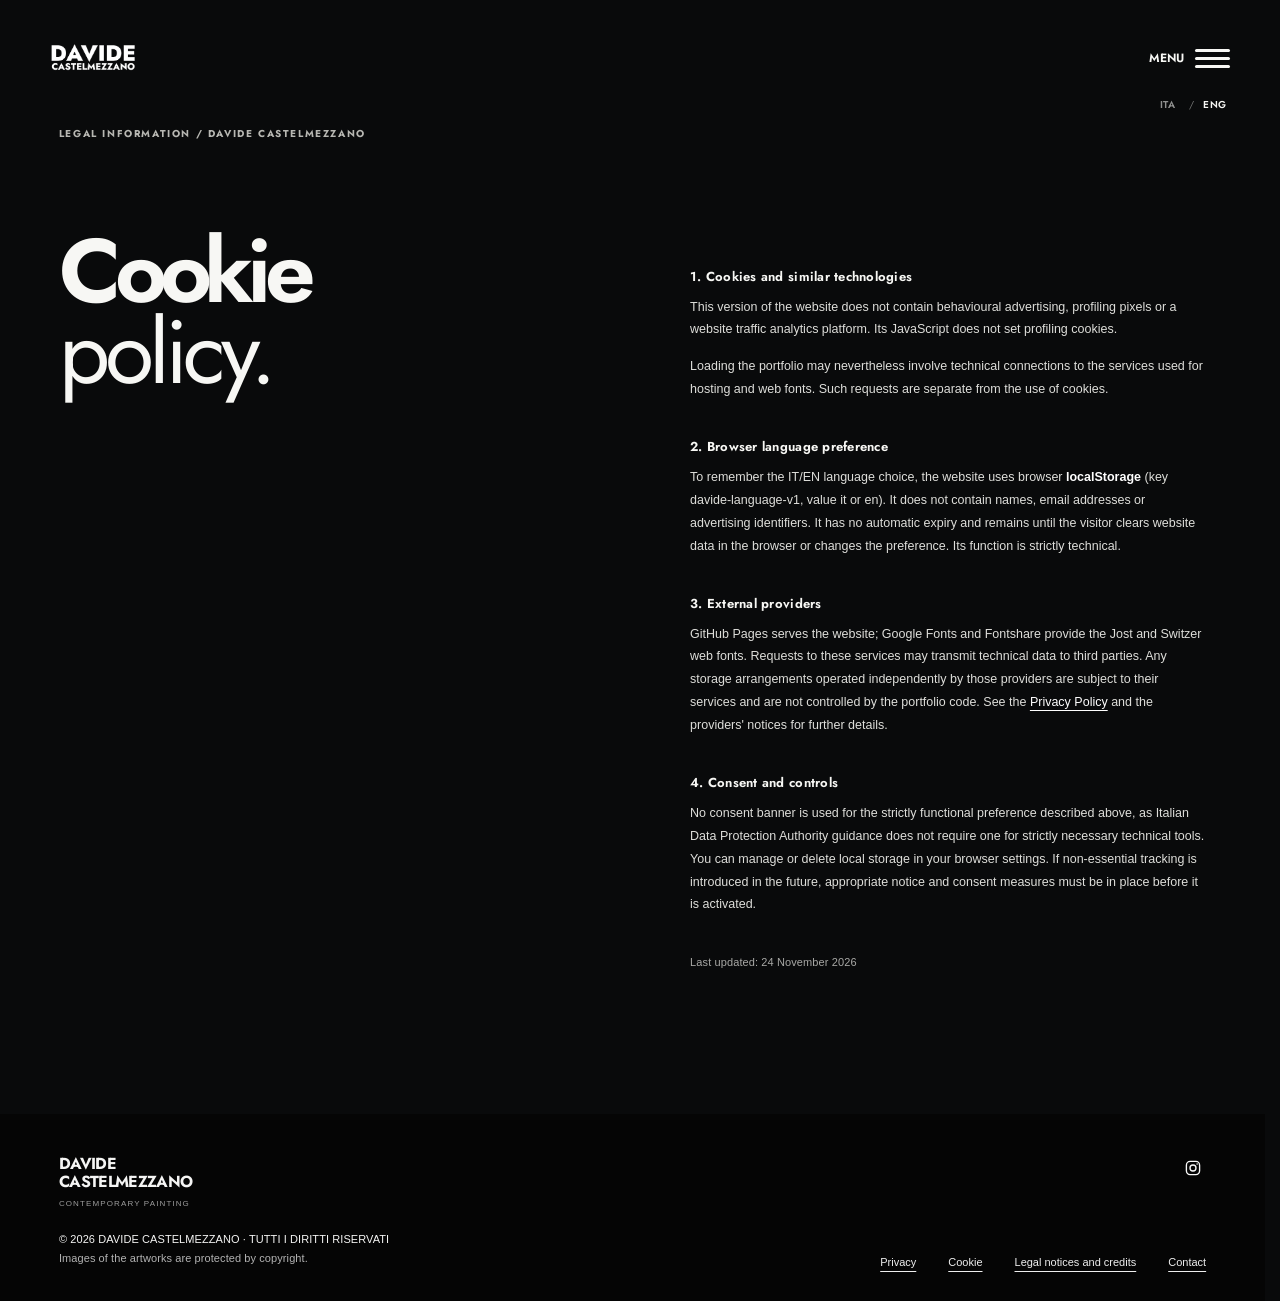
<file: cookies-en/index.html>
<!doctype html>
<html lang="en">
<head>
<base href="../">
<script id="seo217-fixed-base">(function(){var b=document.querySelector('base')||document.createElement('base');if(location.protocol==='file:'){var nested=/\/(?:neogenesi|percorso|altrilavori|ricerca|bio|contatti|privacy|privacy-en|cookies|cookies-en|note-legali|note-legali-en)\/index\.html$/.test(location.pathname);b.href=new URL(nested?'../':'./',location.href).href;}else{b.href=location.pathname.startsWith('/davide-castelmezzano/')?'/davide-castelmezzano/':'/';}if(!b.parentNode)document.head.insertBefore(b,document.head.firstChild)})();</script>
<meta charset="utf-8"><meta name="viewport" content="width=device-width,initial-scale=1"><meta name="theme-color" content="#f8f7f3"><meta name="description" content="Cookie notice for the Davide Castelmezzano portfolio: language preference, localStorage and third-party services.">
<title>Cookie Policy | Davide Castelmezzano</title>
<link rel="canonical" href="https://www.davidecastelmezzano.com/cookies-en/">
<link rel="alternate" hreflang="it" href="https://www.davidecastelmezzano.com/cookies/">
<link rel="alternate" hreflang="en" href="https://www.davidecastelmezzano.com/cookies-en/">
<meta name="robots" content="index,follow,max-image-preview:large">
<meta property="og:type" content="article">
<meta property="og:site_name" content="Davide Castelmezzano">
<meta property="og:locale" content="en_GB">
<meta property="og:title" content="Cookie Policy | Davide Castelmezzano">
<meta property="og:description" content="Cookie notice for the Davide Castelmezzano portfolio: language preference, localStorage and third-party services.">
<meta property="og:url" content="https://www.davidecastelmezzano.com/cookies-en/">
<meta property="og:image" content="https://www.davidecastelmezzano.com/MEDIA/home_hero_1.webp">
<meta name="twitter:card" content="summary_large_image">
<meta name="twitter:title" content="Cookie Policy | Davide Castelmezzano">
<meta name="twitter:description" content="Cookie notice for the Davide Castelmezzano portfolio: language preference, localStorage and third-party services.">
<meta name="twitter:image" content="https://www.davidecastelmezzano.com/MEDIA/home_hero_1.webp">
<script type="application/ld+json">{"@context":"https://schema.org","@graph":[{"@type":"Person","@id":"https://www.davidecastelmezzano.com/#artist","name":"Davide Castelmezzano","jobTitle":"Pittore contemporaneo","url":"https://www.davidecastelmezzano.com/","birthPlace":{"@type":"Place","name":"Matera, Italia"},"homeLocation":{"@type":"Place","name":"Roma, Italia"},"sameAs":["https://www.instagram.com/davidecastelmezzano/"]},{"@type":"WebSite","@id":"https://www.davidecastelmezzano.com/#website","url":"https://www.davidecastelmezzano.com/","name":"Davide Castelmezzano — Pittura contemporanea","inLanguage":["it","en"],"publisher":{"@id":"https://www.davidecastelmezzano.com/#artist"}},{"@type":"WebPage","@id":"https://www.davidecastelmezzano.com/cookies-en/#webpage","url":"https://www.davidecastelmezzano.com/cookies-en/","name":"Cookie Policy | Davide Castelmezzano","description":"Cookie notice for the Davide Castelmezzano portfolio: language preference, localStorage and third-party services.","inLanguage":"en","isPartOf":{"@id":"https://www.davidecastelmezzano.com/#website"},"about":{"@id":"https://www.davidecastelmezzano.com/#artist"}}]}</script>
<link rel="preconnect" href="https://fonts.googleapis.com"><link rel="preconnect" href="https://fonts.gstatic.com" crossorigin>
<link rel="stylesheet" href="https://fonts.googleapis.com/css2?family=Jost:ital,wght@0,400;0,500;0,600;0,700;1,400;1,500;1,600;1,700&display=swap">
<link rel="stylesheet" href="CSS/rev202_bundle_01.css" id="rev202-style-01">
























<link rel="stylesheet" href="CSS/rev202_bundle_02.css?rev=213" id="rev202-style-02">








<link rel="stylesheet" href="CSS/rev202_bundle_03.css" id="rev202-style-03">








<link rel="stylesheet" href="CSS/rev202_bundle_04.css" id="rev202-style-04">
<link rel="stylesheet" href="CSS/rev202_bundle_05.css" id="rev202-style-05">






























































<link rel="preconnect" href="https://api.fontshare.com" crossorigin>
<link href="https://api.fontshare.com/v2/css?f[]=switzer@400,500,600,700&display=swap" rel="stylesheet">
<link rel="stylesheet" href="CSS/rev202_bundle_06.css" id="rev202-style-06">
<noscript><style>body.site-booting #app{visibility:visible!important}body.site-booting .home139-entry{display:none!important}body.site-booting>.site-header{visibility:visible!important}.seo217-fallback{max-width:72ch;margin:9rem auto 5rem;padding:2rem;line-height:1.7;font:400 1.1rem sans-serif}.seo217-fallback h1{font-size:2rem}</style></noscript>
<style id="seo219-failure-fallback">
body.seo219-direct.seo219-render-failed #app{visibility:visible!important}
body.seo219-direct.seo219-render-failed>.site-header{visibility:visible!important}
body.seo219-direct.seo219-render-failed #home139-entry{display:none!important}
body.seo219-direct.seo219-render-failed .seo217-fallback{max-width:72ch;margin:8rem auto 5rem;padding:2rem;line-height:1.7;font-family:Arial,sans-serif;color:#252525}
body.seo219-direct.seo219-render-failed .seo217-fallback h1{font-size:clamp(2rem,4vw,3rem);line-height:1.2}
</style><script id="seo219-recovery">document.addEventListener('DOMContentLoaded',function(){setTimeout(function(){if(document.body.classList.contains('site-booting')) document.body.classList.add('seo219-render-failed')},900)})</script>
</head>
<body class="site-booting seo219-direct">
<div hidden class="home139-entry" id="home139-entry" role="dialog" aria-label="Davide Castelmezzano. Introduzione al sito" tabindex="-1"><canvas class="intro177-dust" aria-hidden="true"></canvas><canvas class="rev179-morph-film" id="rev179-morph-film" aria-hidden="true"></canvas><div class="intro177-sign" aria-hidden="true"><div class="intro177-eyebrow">PITTURA CONTEMPORANEA</div><div class="intro177-ink"><img class="intro178-paint" id="intro178-paint" alt="" aria-hidden="true" decoding="async"></div></div><button class="rev189-enter" type="button" aria-label="Entra nel sito" title="Entra nel sito"><span class="rev193-orbit-hover" aria-hidden="true"><span class="rev193-orbit-breath"><span class="rev193-outer-ring"></span><span class="rev193-inner-dot"></span></span></span><span class="rev193-cta-label" aria-hidden="true"><span class="rev193-cta-desktop">CLICCA PER ENTRARE</span><span class="rev193-cta-mobile">TOCCA PER ENTRARE</span></span></button></div>
<script id="rev57-immersive-bridge" data-site-source="js-1" src="JAVASCRIPT/01_rev57-immersive-bridge.js"></script>
<header class="site-header"><a class="brand" href="#/" aria-label="Torna alla homepage"><img class="rev178-logo" src="MEDIA/logo_davide.png" alt="Davide Castelmezzano" draggable="false"></a><button type="button" id="menu-toggle" class="menu-toggle" aria-expanded="false" aria-controls="site-nav" aria-label="Apri menu">MENU <span class="rev141-menu-symbol" aria-hidden="true"><i></i><i></i><i></i></span></button><div class="rev198-header-lang" role="group" aria-label="Lingua del sito / Website language"><button type="button" data-lang="it" aria-pressed="true">ITA</button><span class="rev198-lang-sep" aria-hidden="true">/</span><button type="button" data-lang="en" aria-pressed="false">ENG</button></div><nav id="site-nav" class="site-nav" aria-label="Navigazione principale"><a href="#/neogenesi" data-nav="opere">Opere</a><a href="#/ricerca" data-nav="ricerca">Ricerca</a><a href="#/bio" data-nav="bio">Bio / CV</a><a href="#/contatti" data-nav="contatti">Contatti</a><button id="site-series-switch" type="button" aria-label="Scegli un altro percorso pittorico">Serie pittoriche <svg viewBox="0 0 24 24" aria-hidden="true"><path d="m6 9 6 6 6-6"/></svg></button></nav></header>
<main id="app"><article class="page legal31" lang="en" aria-label="Cookiepolicy."><div class="legal31-head"><span class="legal31-eyebrow">LEGAL INFORMATION / DAVIDE CASTELMEZZANO</span></div><div class="legal31-body"><h1>Cookie<br><em>policy.</em></h1><div class="legal31-content"><h2>1. Cookies and similar technologies</h2><p>This version of the website does not contain behavioural advertising, profiling pixels or a website traffic analytics platform. Its JavaScript does not set profiling cookies.</p><p>Loading the portfolio may nevertheless involve technical connections to the services used for hosting and web fonts. Such requests are separate from the use of cookies.</p><h2>2. Browser language preference</h2><p>To remember the IT/EN language choice, the website uses browser <strong>localStorage</strong> (key davide-language-v1, value it or en). It does not contain names, email addresses or advertising identifiers. It has no automatic expiry and remains until the visitor clears website data in the browser or changes the preference. Its function is strictly technical.</p><h2>3. External providers</h2><p>GitHub Pages serves the website; Google Fonts and Fontshare provide the Jost and Switzer web fonts. Requests to these services may transmit technical data to third parties. Any storage arrangements operated independently by those providers are subject to their services and are not controlled by the portfolio code. See the <a href="#/privacy-en">Privacy Policy</a> and the providers&#x27; notices for further details.</p><h2>4. Consent and controls</h2><p>No consent banner is used for the strictly functional preference described above, as Italian Data Protection Authority guidance does not require one for strictly necessary technical tools. You can manage or delete local storage in your browser settings. If non-essential tracking is introduced in the future, appropriate notice and consent measures must be in place before it is activated.</p><p class="legal31-update">Last updated: 24 November 2026</p></div></div></article><noscript><nav aria-label="Sezioni del portfolio"><a href="#/neogenesi">Neo Genesi</a> · <a href="/altrilavori/">Fantasia</a> · <a href="/percorso/">Enigmi semiotici</a> · <a href="#/ricerca">Ricerca</a> · <a href="#/bio">Biografia</a> · <a href="#/contatti">Contatti</a></nav></noscript><noscript><nav aria-label="Sezioni del portfolio"><a href="/neogenesi/">Neo Genesi</a> · <a href="/altrilavori/">Fantasia</a> · <a href="/percorso/">Enigmi semiotici</a> · <a href="/ricerca/">Ricerca</a> · <a href="/bio/">Biografia</a> · <a href="/contatti/">Contatti</a></nav></noscript></main>
<footer class="site-footer footer31" aria-label="Informazioni, collegamenti legali e crediti">
  <div class="footer31-upper">
    <div class="footer31-brand" aria-label="Davide Castelmezzano, pittore"><strong>DAVIDE<br>CASTELMEZZANO</strong><span>PITTURA CONTEMPORANEA</span></div>
    <div class="footer31-social">
      <a href="https://www.instagram.com/davidecastelmezzano/" target="_blank" rel="noopener noreferrer" aria-label="Instagram di Davide Castelmezzano" title="Instagram">
        <svg aria-hidden="true" viewBox="0 0 24 24" fill="none" stroke="currentColor" stroke-width="1.8"><rect x="3.2" y="3.2" width="17.6" height="17.6" rx="5"/><circle cx="12" cy="12" r="4"/><circle cx="17.5" cy="6.6" r="1" fill="currentColor" stroke="none"/></svg>
      </a>
    </div>
  </div>
  <div class="footer31-lower">
    <div class="footer31-copyright">
      <p>&copy; <span id="year">2026</span> DAVIDE CASTELMEZZANO &middot; TUTTI I DIRITTI RISERVATI</p>
      <p>Le immagini delle opere sono protette dal diritto d'autore.</p>
    </div>
    <nav class="footer31-legal" aria-label="Informazioni legali"><a href="#/privacy">Privacy</a><a href="#/cookies">Cookie</a><a href="#/note-legali">Note legali e crediti</a><a href="#/contatti">Contatti</a></nav>
  </div>
</footer>
<div id="zoom" class="overlay" role="dialog" aria-modal="true" aria-label="Opera ingrandita"><div class="overlay-top"><span class="eyebrow" id="zoom-name">Opera</span><button type="button" class="close" id="zoom-close" aria-label="Chiudi ingrandimento"></button></div><img class="zoom-image" id="zoom-img" alt=""><p id="zoom-caption" class="zoom-caption"></p></div>
<div id="work-viewer" class="work-viewer" role="dialog" aria-modal="true" aria-label="Opera in primo piano" aria-hidden="true">
 <div class="work-viewer-header"><span class="work-viewer-collection" id="viewer-collection">NEO GENESI</span><button class="viewer-close" type="button" id="viewer-close" aria-label="Chiudi la visualizzazione">CHIUDI <span aria-hidden="true">×</span></button></div>
 <div class="work-viewer-center"><button type="button" class="viewer-nav" id="viewer-prev" aria-label="Opera precedente">‹</button><figure class="work-viewer-figure"><img id="viewer-image" alt=""><figcaption><strong id="viewer-title"></strong><span id="viewer-meta"></span></figcaption></figure><button type="button" class="viewer-nav" id="viewer-next" aria-label="Opera successiva">›</button></div>
 <div class="viewer-thumbs-area"><span class="viewer-thumbs-label">ALTRE OPERE <span id="viewer-counter"></span></span><div class="viewer-thumbs" id="viewer-thumbs" aria-label="Seleziona un'altra opera"></div></div>
 </div>
<div id="index" class="overlay" role="dialog" aria-modal="true" aria-label="Indice delle opere"><div class="overlay-top"><span class="eyebrow" id="index-label">Indice delle opere</span><button type="button" class="close" id="index-close" aria-label="Chiudi indice"></button></div><div class="index-list" id="index-list"></div></div>
<script id="script-02" data-site-source="js-2">
/* REV218: Critical gallery media map embedded to prevent incomplete renders when external JS requests fail. */
const A="";
const MEDIA={"ng_smek.jpg":"MEDIA/preview/opera_daimon.jpg","ng_illudes.jpg":"MEDIA/preview/opera_illudes.jpg","ng_imago.jpg":"MEDIA/preview/opera_imago.jpg","ng_fides.jpg":"MEDIA/preview/opera_fides.jpg","ng_endi.jpg":"MEDIA/preview/opera_endiadi.jpg","ng_enesi.jpg":"MEDIA/preview/opera_enesi.jpg","ng_osmosi.jpg":"MEDIA/preview/opera_osmosi.jpg","ng_imago_panel1.jpg":"MEDIA/preview/opera_imago_pannello1.jpg","ng_imago_panel2.jpg":"MEDIA/preview/opera_imago_pannello2.jpg","ng_endi_panel1.jpg":"MEDIA/preview/opera_endiadi_pannello1.jpg","ng_endi_panel2.jpg":"MEDIA/preview/opera_endiadi_pannello2.jpg","arch_domatrice.jpg":"MEDIA/preview/opera_domatrice.jpg","arch_innocenti.jpg":"MEDIA/preview/opera_innocenti.jpg","arch_luogo.jpg":"MEDIA/preview/opera_luogo.jpg","arch_uniti.jpg":"MEDIA/preview/opera_uniti.jpg","arch_identita.jpg":"MEDIA/preview/opera_identita.jpg","arch_caccia.jpg":"MEDIA/preview/opera_caccia.jpg","arch_mistero.jpg":"MEDIA/preview/opera_mistero.jpg","arch_conflitti.webp":"MEDIA/preview/opera_conflitti.jpg","arch_estensioni.webp":"MEDIA/preview/opera_estensioni.jpg","arch_senzatitolo.webp":"MEDIA/preview/opera_fuggi_esperanza.jpg","cinema_illudes.webp":"MEDIA/home_hero_3.webp","rev178_hero1.png":"MEDIA/home_hero_1.webp","rev178_hero2.png":"MEDIA/home_hero_2.jpg","rev178_hero3.png":"MEDIA/home_hero_3.webp","rev178_home_about.jpg":"MEDIA/home_studio.jpg","rev178_home_neo.png":"MEDIA/home_neo_genesi.webp","rev178_contact.png":"MEDIA/contatti.webp","rev178_bio_portrait.jpg":"MEDIA/biografia_ritratto.jpg"};
// REV216: 2560x1440 for gallery; 3840x2160 for the seamless explorer entrance; original masters only once inside the explorer.
const MEDIA_EXPLORE = src => src.replace('MEDIA/preview/opera_', 'MEDIA/explore/opera_');
const MEDIA_HIRES = src => src.replace('MEDIA/explore/opera_', 'MEDIA/hires/opera_');
const ICON={arrow:'<svg aria-hidden="true" viewBox="0 0 24 24" fill="none" stroke="currentColor" stroke-width="1.5" stroke-linecap="round" stroke-linejoin="round"><path d="M4 12h15m-6-6 6 6-6 6"/></svg>',up:'<svg aria-hidden="true" viewBox="0 0 24 24" fill="none" stroke="currentColor" stroke-width="1.6" stroke-linecap="round"><path d="M5 19 19 5M7 5h12v12"/></svg>',down:'<svg aria-hidden="true" viewBox="0 0 24 24" fill="none" stroke="currentColor" stroke-width="1.6" stroke-linecap="round"><path d="M6 9l6 6 6-6"/></svg>',left:'<svg aria-hidden="true" viewBox="0 0 24 24" fill="none" stroke="currentColor" stroke-width="1.6" stroke-linecap="round"><path d="M20 12H4m6-6-6 6 6 6"/></svg>',copy:'<svg aria-hidden="true" viewBox="0 0 24 24" fill="none" stroke="currentColor" stroke-width="1.5" stroke-linejoin="round"><rect x="8" y="8" width="12" height="12" rx="2"/><path d="M16 8V6a2 2 0 0 0-2-2H6a2 2 0 0 0-2 2v8a2 2 0 0 0 2 2h2"/></svg>',mail:'<svg aria-hidden="true" viewBox="0 0 24 24" fill="none" stroke="currentColor" stroke-width="1.5"><rect x="2.7" y="5" width="18.6" height="14" rx="2"/><path d="m3 7 9 7 9-7"/></svg>'};
const cta=(label,to)=>`<a class="cta" href="${to}">${label}${ICON.up}</a>`;
</script>
<script id="script-03" data-site-source="js-3">
/* REV219: critical routing and gallery logic bundled inline, avoids external script dependency during crawl. */


MEDIA['ng_imago_panel1.jpg']='MEDIA/preview/opera_imago_pannello1.jpg';
MEDIA['ng_imago_panel2.jpg']='MEDIA/preview/opera_imago_pannello2.jpg';
MEDIA['ng_endi_panel1.jpg']='MEDIA/preview/opera_endiadi_pannello1.jpg';
MEDIA['ng_endi_panel2.jpg']='MEDIA/preview/opera_endiadi_pannello2.jpg';

const WORKS=[
 {title:'Smek',year:'2026',medium:'Olio su tela',size:'60 × 100 cm',src:'ng_smek.jpg'},
 {title:'Illudes',year:'2026',medium:'Olio su tela',size:'80 × 100 cm',src:'ng_illudes.jpg'},
 {title:'Imago',year:'2026',medium:'Olio su tavola · Dittico',size:'40 × 50 cm ciascun pannello · 40 × 100 cm complessivi',src:'ng_imago.jpg'},
 {title:'Fides',year:'2026',medium:'Olio su tavola',size:'65 × 110 cm',src:'ng_fides.jpg'},
 {title:'Endi Adi',year:'2026',medium:'Olio su tela · Dittico',size:'55 × 60 cm ciascun pannello · 55 × 120 cm complessivi',src:'ng_endi.jpg'},
 {title:'Enesi',year:'2026',medium:'Olio su tela',size:'75 × 85 cm',src:'ng_enesi.jpg'},
 {title:'Osmosi',year:'2026',medium:'Olio su plexiglass',size:'30 × 40 cm',src:'ng_osmosi.jpg'}
];
const ARCHIVE=[
 {title:"Domatrice di incubi",year:"2024",medium:"Olio su tela",size:"35 × 50 cm",src:"arch_domatrice.jpg"},
 {title:"Innocenti realtà",year:"2023",medium:"Olio su tela",size:"35 × 65 cm",src:"arch_innocenti.jpg"},
 {title:"Un luogo per tutti",year:"2022",medium:"Olio su tela",size:"60 × 90 cm",src:"arch_luogo.jpg"},
 {title:"Uniti nel momento del bisogno",year:"2022",medium:"Olio su tela",size:"60 × 100 cm",src:"arch_uniti.jpg"},
 {title:"Identità antropomorfe",year:"2021",medium:"Olio su tela",size:"110 × 160 cm",src:"arch_identita.jpg"},
 {title:"Caccia all'artefice",year:"2021",medium:"Olio su tela",size:"35 × 45 cm",src:"arch_caccia.jpg"},
 {title:"Mistero della seduzione",year:"2019",medium:"Olio su tela",size:"80 × 80 cm",src:"arch_mistero.jpg"},
 {title:"Conflitti d'amore",year:"2018",medium:"Olio su tela",size:"80 × 60 cm",src:"arch_conflitti.webp"},
 {title:"Estensioni interiori",year:"2019",medium:"Olio su tela",size:"60 × 80 cm",src:"arch_estensioni.webp"},
 {title:"Fuggi Esperanza",year:"2018",medium:"Olio su tela",size:"60 × 110 cm",src:"arch_senzatitolo.webp"}
];
const STATEMENT_GENERAL=[
'La ricerca pittorica nasce dall’interesse per ciò che può emergere dall’incontro tra immagini, forme e linguaggi visivi differenti. Al centro del lavoro vi è la possibilità che elementi apparentemente distanti, entrando in relazione, possano trasformarsi reciprocamente e dare origine a configurazioni inattese.',
'Il processo creativo si sviluppa attraverso un confronto continuo tra intenzione, intuizione e sperimentazione. Associazioni, contrasti e coincidenze visive diventano occasioni per esplorare nuove relazioni, lasciando che quanto emerge durante il lavoro possa suggerire direzioni impreviste e modificare le scelte iniziali.'
];
const STATEMENT_SERIES=[
'Neo Genesi nasce dall’esigenza di superare la costruzione narrativa che aveva caratterizzato parte della produzione precedente e di esplorare altre possibilità di formazione dell’immagine.',
'Il progetto prende avvio dalla selezione e dall’assemblaggio digitale di frammenti della tradizione pittorica occidentale. Sottratti ai loro contesti originari, questi elementi vengono ricombinati fino a generare configurazioni pareidoliche che, attraverso la pittura, acquistano corpo e presenza materiale.',
'Con lo sviluppo della serie, queste configurazioni smettono progressivamente di rappresentare un punto d’arrivo. L’introduzione di linee sinuose e interventi gestuali, seguita dalla sperimentazione con stencil utilizzati in positivo e in negativo, apre ulteriori possibilità di relazione tra linguaggi visivi differenti.',
'La figurazione, il gesto, l’astrazione e la componente informale non concorrono soltanto ad accrescere la complessità dell’immagine, ma alla costruzione di un nuovo equilibrio pittorico. Pur mantenendo le proprie differenze, questi linguaggi convivono e si trasformano reciprocamente, dando origine a un’unità visiva che non coincide con la semplice somma delle sue parti.',
'Da questa convivenza, anche tra linguaggi apparentemente contrastanti, emerge un’armonia inattesa che rappresenta una possibilità pittorica nuova rispetto alla produzione precedente.'
];
const BIO=[
'Davide Castelmezzano nasce a Matera nel 1992. Vive e lavora a Roma, dove si trasferisce nel 2012 per intraprendere gli studi di Pittura presso l’Accademia di Belle Arti, dopo aver conseguito il diploma al Liceo Artistico Statale Carlo Levi di Matera.',
'Durante la formazione accademica studia con Moreno Bondi e Vincenzo Scolamiero, approfondendo le tecniche pittoriche tradizionali, con particolare attenzione alla pittura fiamminga, rinascimentale e veneta. Nel 2017 consegue il diploma accademico di primo livello in Pittura con una tesi dedicata all’immaginario visivo e onirico di Federico Fellini. Nel 2020 consegue il diploma accademico di secondo livello con 110 e lode, sviluppando una ricerca sulla deformazione antropomorfa.',
'La sua prima produzione si caratterizza per un linguaggio figurativo fantastico, nel quale figure umane, animali e oggetti vengono associati all’interno di composizioni complesse. Attraverso il disegno libero e una pittura costruita per successive stratificazioni, realizza immagini nelle quali elementi apparentemente incongruenti suggeriscono narrazioni possibili, senza rappresentare necessariamente storie definite.',
'In questa fase approfondisce il proprio interesse per la pittura di Riccardo Tommasi Ferroni e frequenta lo studio del figlio Giovanni Tommasi Ferroni, con il quale instaura un rapporto di stima e confronto artistico, ricevendo indicazioni e consigli sui materiali e sui procedimenti pittorici.',
'Successivamente matura l’esigenza di superare la dimensione narrativa, orientando la propria ricerca verso nuove possibilità di costruzione dell’immagine. Questo cambiamento trova espressione in Neo Genesi (2026), progetto nel quale frammenti della tradizione figurativa, sperimentazione digitale e differenti procedimenti pittorici concorrono alla formazione di immagini caratterizzate dalla convivenza di registri visivi eterogenei.',
'Nel corso della sua attività partecipa a esposizioni collettive in Italia e all’estero, tra cui Multi-Narrative: Painting in Coexistence presso la China Academy of Art di Hangzhou (2021), Incipit surrealtà a Roma e Matera (2024) e Geopolitica: trasformazioni e sviluppi presso la Galleria Plus Art Pulse di Roma (2026). Nel 2026 riceve una segnalazione della giuria alla XVII edizione del Premio Combat, con pubblicazione nel catalogo ufficiale.'
];
const OLD_CV=[['2026','Geopolitica: trasformazioni e sviluppi — Galleria Plus Art Pulse, Roma'],['2025','Premio di pittura Giovanni Colacicchi — Galleria AAIE, Roma'],['2025','Nel sogno del fantastico — Galleria Viva, Soriano nel Cimino'],['2024','A tre voci — a cura di Robertomaria Siena, Spazio Urano, Roma'],['2024','Incipit surrealtà — Roma e Matera'],['2021','Multi-Narrative: Painting in Coexistence — China Academy of Art, Hangzhou, Cina']];


</script>
<script id="script-04" data-site-source="js-4">
/* REV219: critical routing and gallery logic bundled inline, avoids external script dependency during crawl. */

const app=document.getElementById('app');const reduced=matchMedia('(prefers-reduced-motion: reduce)');const email='davidecastelmezzano@yahoo.com';
let artworkIndex=0,cleanup=()=>{},lastFocus=null,animating=false;let viewerIndex=0,viewerBusy=false,viewerFocus=null;
const cvSections=[
 ['Mostre',[
 ['2026','Geopolitica: trasformazioni e sviluppi, Galleria Plus Art Pulse, Roma.'],
 ['2025','Premio di pittura Giovanni Colacicchi, Galleria AAIE, Roma.'],
 ['2025','Premio di pittura Giovanni Colacicchi, Ala Nobile del Palazzo Comunale, Sabaudia.'],
 ['2025','Nel sogno del fantastico, Galleria Viva, Soriano nel Cimino.'],
 ['2025','OpenArt Now 50x50, Aurora Boreale Associazione Culturale, Roma.'],
 ['2024','A tre voci, a cura di Robertomaria Siena, Spazio Urano, Roma.'],
 ['2024','Arte è Bellezza, Sale del Palazzo Comunale, Bolsena.'],
 ['2024','Arte è Bellezza. La forza del puro. Omaggio ad Alberini, Palazzo Nuzzi, Orte.'],
 ['2024','Arte è Bellezza. Le nuove frontiere dell’arte, Scuderie di Palazzo Chigi Albani, Soriano nel Cimino.'],
 ['2024','Incipit surrealtà, a cura di Robertomaria Siena, La Design.aTa Art Gallery, Roma.'],
 ['2024','Incipit surrealtà, a cura di Robertomaria Siena, Scuderie di Palazzo Malvinni-Malvezzi, Matera.'],
 ['2024','25° Anniversario Galería Artelibre, esposizione virtuale internazionale, Galería Artelibre, Spagna; pubblicazione nel Tomo I – Catalogo Rosso.'],
 ['2021','Multi-Narrative: Painting in Coexistence, China Academy of Art, Hangzhou, Cina.']]],
 ['Residenze', [['2024','Residenza Arte è Bellezza, con il patrocinio del Ministero della Cultura, Soriano nel Cimino (VT), Italia.']]],
 ['Riconoscimenti', [['2026','Premio Combat – 17ª edizione, segnalazione della giuria e pubblicazione nel catalogo ufficiale.'],['2022','Luxembourg Art Prize, Certificato di Merito Artistico, Pinacothèque du Luxembourg.']]],
 ['Pubblicazioni', [['2025','Panta Rei Editoriale, articolo dedicato all’opera La Domatrice di Incubi.'],['2024','Pubblicazione nel Tomo I – Catalogo Rosso, Galería Artelibre.'],['2023','Guía de Arte LEONARDO 2023, pagina monografica, Galería Artelibre.']]],
 ['Formazione', [['2020','Diploma accademico di secondo livello in Pittura, Accademia di Belle Arti di Roma, 110 e lode.'],['2017','Diploma accademico di primo livello in Pittura, Accademia di Belle Arti di Roma.']]]
];
function ps(a){return a.map(s=>`<p>${s}</p>`).join('')}
function extensible(items,visible=1,id='more'){return `<div class="prose" id="${id}">${ps(items.slice(0,visible))}<div class="extra" hidden>${ps(items.slice(visible))}</div><button type="button" class="toggle-more" aria-expanded="false" data-toggle="${id}"><span>Leggi tutto</span>${ICON.down}</button></div>`}
function home(){return `<article class="page home art-home home139" aria-label="Davide Castelmezzano, pittura">
<section class="art-hero home139-hero" id="hero-scroll-intro" aria-label="Dettagli pittorici di Smek e Illudes">
 <div class="home139-slides" aria-hidden="true">
  <img class="home139-slide is-active" data-art="Smek" src="${MEDIA['rev178_hero1.png']}" alt="" fetchpriority="high" decoding="async">
  <img class="home139-slide" data-art="Illudes — nuovo dettaglio" src="${MEDIA['rev178_hero2.png']}" alt="" decoding="async">
  <img class="home139-slide" data-art="Illudes" src="${MEDIA['rev178_hero3.png']}" alt="" decoding="async">
 </div>
</section>
<section class="art-about home139-about" id="studio-home" aria-labelledby="art-about-title">
 <div class="art-about-left"><div class="art-about-copy home139-about-copy">
  <h1 id="art-about-title" class="home139-statement"><span>IMMAGINI IN</span><span>DIVENIRE</span></h1>
  <h2 class="home139-about-label">CHI SONO ?</h2>
  <p>Davide Castelmezzano (Matera, 1992) vive e lavora a Roma. La sua ricerca pittorica esplora le possibilità di trasfigurazione fantastica dell’immagine attraverso il dialogo tra gestualità pittorica e pareidolia.</p>
  <a class="art-about-link" href="#/bio">Davide</a>
 </div></div>
 <figure class="art-about-picture"><img src="${MEDIA['rev178_home_about.jpg']}" alt="Davide Castelmezzano nel suo studio di pittura" loading="lazy" decoding="async"></figure>
</section>
<section class="art-neo home139-neo" id="neogenesi-intro" aria-labelledby="art-neo-title">
 <img class="art-neo-painting" src="${MEDIA['rev178_home_neo.png']}" alt="Dettaglio originale di Illudes" loading="lazy" decoding="async">
 <div class="art-neo-shade" aria-hidden="true"></div>
 <div class="home139-neo-content">
  <div class="home139-neo-title"><h1 id="art-neo-title"><span>NEO</span><span>GENESI</span></h1><span class="home139-neo-serie">Serie</span></div>
  <div class="home139-neo-info"><h2>SERIE PITTORICA 2026</h2>
  <p>Neo Genesi esplora le possibilità che emergono dall’incontro tra forme e immagini apparentemente incompatibili. Attraverso la gestualità pittorica, elementi differenti entrano in relazione, generando configurazioni inattese e nuove possibilità figurative.</p>
  <a href="#/neogenesi" class="home139-neo-link">SCOPRI</a></div>
 </div>
</section></article>`}


// Only Neo Genesi is an established SERIES. The other two entrances are chronological/editorial groups.
const EARLY_TITLES=['Identità antropomorfe','Mistero della seduzione','Estensioni interiori'];
const EARLY=EARLY_TITLES.map(title=>ARCHIVE.find(work=>work.title===title)).filter(Boolean);
const OTHER=ARCHIVE.filter(work=>!EARLY_TITLES.includes(work.title));
const COLLECTIONS={
 neogenesi:{name:'Neo Genesi',title:'Neo <em>Genesi.</em>',banner:'cinema_illudes.webp',desc:'Dalla convivenza di linguaggi visivi differenti emerge un nuovo equilibrio pittorico.',items:WORKS,cat:'SERIE / 2026'},
 percorso:{name:'Enigmi semiotici',title:'Enigmi<br><em>semiotici.</em>',banner:'arch_identita.jpg',desc:'Opere realizzate tra il 2019 e il 2021.',items:EARLY,cat:'2019–2021'},
 altrilavori:{name:'Fantasia',title:'Fantasia.',banner:'arch_domatrice.jpg',desc:'Opere realizzate tra il 2018 e il 2024.',items:OTHER,cat:'2018–2024'}
};
const galleryEntries=()=>COLLECTIONS[getPage()]?.items||WORKS;
function gallery(){
 const route=getPage(),c=COLLECTIONS[route]||COLLECTIONS.neogenesi;
 const w=c.items[0];
 const name=w.title==='Smek'?'Daimon (Smek)':w.title;
 const nameHtml=w.title==='Smek'?'Daimon <span class="rev180-smek">(Smek)</span>':name;
 const seriesName={'neogenesi':'NEO GENESI','percorso':'ENIGMI SEMIOTICI','altrilavori':'FANTASIA'}[route]||'NEO GENESI';
 return `<article class="page rev155-gallery" aria-label="Opere di Davide Castelmezzano">
  <section class="rev155-scene" id="rev155-scene" aria-label="Spazio espositivo">
   <div class="rev155-series" id="rev155-series">
    <button class="rev155-heading rev155-series-toggle" id="rev155-series-toggle" type="button" aria-expanded="true" aria-controls="rev155-series-list">SERIE</button>
    <div class="rev155-series-list rev155-disclosure" id="rev155-series-list">
     <button type="button" class="rev155-series-choice ${route==='neogenesi'?'is-active':''}" data-series="neogenesi">NEO GENESI <span>2026</span></button>
     <button type="button" class="rev155-series-choice ${route==='altrilavori'?'is-active':''}" data-series="altrilavori">FANTASIA <span>2018–2024</span></button>
     <button type="button" class="rev155-series-choice ${route==='percorso'?'is-active':''}" data-series="percorso">ENIGMI SEMIOTICI <span>2019–2021</span></button>
    </div>
   </div>
   <div class="rev155-art-zone" id="rev155-art-zone" aria-label="Opera principale; scorri per sfogliare">
    <div class="rev156-world" id="rev156-world">
     <button type="button" id="rev155-artwork" class="rev155-artwork" aria-label="Avvicina l'opera ${name}" aria-pressed="false">
      <span class="rev155-photo-shell" id="rev155-photo-shell"><img id="rev155-image" class="rev155-photo" src="${MEDIA[w.src]}" alt="${name}" draggable="false" decoding="async"></span>
     </button>
    </div>
   </div>
   <div class="rev155-work-info" id="rev155-work-info" aria-live="polite">
    <h1 id="rev155-title">${nameHtml}</h1><p id="rev155-medium">${[w.medium,w.size].filter(Boolean).join(' ')}</p><p id="rev155-year">${w.year||''}</p>
    <div id="rev162-panels" class="rev162-panels" role="group" aria-label="Visualizzazione del dittico" hidden>
     <button type="button" data-panel="0" aria-pressed="true" title="Visualizza entrambi i pannelli">INTERO</button>
     <button type="button" data-panel="1" aria-pressed="false" title="Visualizza il pannello 1">1</button>
     <button type="button" data-panel="2" aria-pressed="false" title="Mostra o nascondi il pannello 2">2</button>
    </div>
   </div>
   <div class="rev155-works" id="rev155-works">
    <button type="button" class="rev155-heading rev155-works-toggle" id="rev155-works-toggle" aria-expanded="true" aria-controls="rev155-works-list">OPERE ${seriesName}</button>
    <div class="rev155-works-list rev155-disclosure" id="rev155-works-list"></div>
   </div>
   <div class="rev155-actions">
    <button id="rev155-explore" type="button" aria-label="Esplora l'opera a schermo intero"><span>ESPLORA L'OPERA</span><img class="rev159-explore-icon" src="MEDIA/icona_esplora.png" width="39" height="38" alt="" aria-hidden="true"></button>
    <a href="#/contatti" id="rev155-enquire">PER INFO SULL'OPERA</a>
   </div>
  </section>
  <div class="rev155-immersive" id="rev155-immersive" role="dialog" aria-modal="true" aria-label="Esplorazione dell'opera" hidden>
   <div class="rev155-immersive-canvas" id="rev155-immersive-canvas" aria-label="Trascina per esplorare la pittura"><img id="rev155-immersive-image" alt="Dettaglio di ${name}" draggable="false" decoding="async"></div>
   <button class="rev155-immersive-back" id="rev155-back" type="button">TORNA INDIETRO</button>
   <span class="rev155-immersive-caption" id="rev155-immersive-caption">${name}</span>
  </div>
 </article>`;
}

function research(){
 const paras=arr=>arr.map(p=>`<p>${p}</p>`).join('');
 return `<article class="page research24" aria-label="Ricerca artistica">
 <div class="research24-track" id="research24-track"><div class="research24-stage" id="research24-stage">
  <video class="research24-video first" id="research24-v1" autoplay muted playsinline loop preload="metadata" poster="MEDIA/ricerca_poster.webp" aria-hidden="true"><source src="MEDIA/ricerca_rev204.mp4" type="video/mp4"></video>
  <video class="research24-video second" id="research24-v2" autoplay muted playsinline loop preload="metadata" poster="MEDIA/neo_genesi_poster.webp" aria-hidden="true"><source src="MEDIA/neo_genesi_hq.mp4" type="video/mp4"></video>
  <div class="research24-shade"></div><div class="research24-grain"></div>
  <section class="research24-scene first" id="research24-general" aria-labelledby="research24-general-heading">
   <video class="research24-mobile-film" autoplay muted loop playsinline preload="metadata" poster="MEDIA/ricerca_poster.webp" aria-hidden="true"><source src="MEDIA/ricerca_rev204.mp4" type="video/mp4"></video>
   <div class="research24-contents"><h1 class="research24-title" id="research24-general-heading">RICERCA</h1>
   <div class="research24-cols" lang="it">${paras(STATEMENT_GENERAL)}</div></div>
  </section>
  <section class="research24-scene second" id="research24-neo" aria-labelledby="research24-neo-heading">
   <video class="research24-mobile-film" autoplay muted loop playsinline preload="metadata" poster="MEDIA/neo_genesi_poster.webp" aria-hidden="true"><source src="MEDIA/neo_genesi_hq.mp4" type="video/mp4"></video>
   <div class="research24-contents"><h2 class="research24-title" id="research24-neo-heading">NEO GENESI</h2>
   <div class="research24-cols" lang="it">${paras(STATEMENT_SERIES)}</div></div>
  </section>
 </div></div>

 </article>`;
}
function bio(){
 const paragraphs=BIO.map(p=>`<p>${p}</p>`).join('');
 return `<article class="page bio25-page" aria-label="Biografia e curriculum di Davide Castelmezzano">
 <section class="bio25-immersive" aria-label="L'artista, biografia e curriculum">
   <img class="bio25-photograph" src="${MEDIA["rev178_bio_portrait.jpg"]}" alt="Davide Castelmezzano al lavoro nel suo studio a Roma" fetchpriority="high">
   <div class="bio25-shadow" aria-hidden="true"></div>
   <div class="bio25-frame">
      <div class="bio25-shell">
        <div class="bio25-content">
          <div class="bio25-tabs" role="tablist" aria-label="Percorso dell'artista">
           <button type="button" class="bio25-tab is-active" id="bio25-tab-bio" role="tab" aria-selected="true" aria-controls="bio25-pane-bio" data-bio-tab="bio">BIOGRAFIA</button>
           <button type="button" class="bio25-tab" id="bio25-tab-cv" role="tab" aria-selected="false" aria-controls="bio25-pane-cv" data-bio-tab="cv">CURRICULUM</button>
          </div>
          <section id="bio25-pane-bio" role="tabpanel" aria-labelledby="bio25-tab-bio" class="bio25-panel is-active" data-bio-panel="bio">
           <h1 class="bio25-title">BIOGRAFIA</h1>
           <div class="bio25-columns" lang="it">${paragraphs}</div>
          </section>
          <section id="bio25-pane-cv" role="tabpanel" aria-labelledby="bio25-tab-cv" class="bio25-panel" data-bio-panel="cv" hidden>
           <h2 class="bio25-title">CURRICULUM VITAE</h2>
           <div class="bio25-cv-scroll" tabindex="0" aria-label="Curriculum completo, scorri per leggere">
            ${cvSections.map(([heading,entries])=>`<section class="bio25-cv-group"><h3>${heading}</h3>${entries.map(([year,desc])=>`<div class="bio25-cv-row"><span>${year}</span><p>${desc}</p></div>`).join('')}</section>`).join('')}
           </div>
          </section>
        </div>
      </div>
   </div>
 </section>
 </article>`;
}
function contact(){return `<article class="page contact109" aria-label="Contatti">
<div class="contact109-visual" aria-hidden="true">
 <div class="contact109-slide current" data-art="0"><img src="${MEDIA['rev178_contact.png']}" alt="" fetchpriority="high" decoding="async"/></div>
</div>
<div class="contact109-shade" aria-hidden="true"></div>
<div class="contact109-columns">
 <section class="contact109-story" aria-labelledby="contact109-title">
  <div class="contact109-center"><h1 id="contact109-title">RESTIAMO <em>in contatto.</em></h1>
   <p>Per proposte espositive, collaborazioni o richieste relative alla mia ricerca pittorica, puoi scrivermi qui.</p></div>
 </section>
 <section class="contact109-area" aria-label="Modulo di contatto"><div class="contact109-inner">
  <div class="contact109-form-top"><h2>Scrivimi<span>.</span></h2><p>Campi obbligatori *</p></div>
  <p class="contact109-invite">Compila il modulo per inviarmi un messaggio.</p>
  <form id="contact109-form" method="post" action="#" novalidate>
   <div class="contact109-row">
    <div class="contact109-field"><label for="contact109-name">NOME E COGNOME *</label><input name="name" id="contact109-name" autocomplete="name" required maxlength="120" placeholder="Come ti chiami"/></div>
    <div class="contact109-field"><label for="contact109-email">INDIRIZZO EMAIL *</label><input type="email" name="email" id="contact109-email" autocomplete="email" required maxlength="254" placeholder="nome@esempio.com"/></div>
   </div>
   <input type="hidden" name="subject" value="Messaggio dal sito"/>
   <div class="contact109-field"><label for="contact109-message">IL TUO MESSAGGIO *</label><textarea name="message" id="contact109-message" required minlength="10" maxlength="4000" placeholder="Raccontami brevemente la tua proposta o richiesta..."></textarea></div>
   <input name="_gotcha" class="contact109-trap" type="text" aria-label="Lascia vuoto" autocomplete="off" tabindex="-1"/>
   <button class="contact109-send" type="submit">INVIA IL MESSAGGIO <svg viewBox="0 0 24 24" aria-hidden="true"><path d="M3 12h17M13 5l7 7-7 7"/></svg></button>
   <p class="contact109-notice" id="contact109-notice" aria-live="polite" role="status"></p>
   <p class="contact109-privacy">I dati inseriti saranno utilizzati soltanto per rispondere alla richiesta. <a href="#/privacy">Privacy</a></p>
  </form>
  <div class="contact109-secondary" aria-label="Collegamenti diretti">
  <div class="contact109-channels">
   <a href="https://www.instagram.com/davidecastelmezzano/" target="_blank" rel="noopener noreferrer" aria-label="Instagram" title="Instagram"><svg viewBox="0 0 24 24" fill="none" stroke="currentColor" stroke-width="1.6" stroke-linecap="round" stroke-linejoin="round" aria-hidden="true"><rect x="3.1" y="3.1" width="17.8" height="17.8" rx="5"/><circle cx="12" cy="12" r="4"/><circle cx="17.5" cy="6.7" r=".9" fill="currentColor" stroke="none"/></svg></a>
   <a href="mailto:${email}" aria-label="Scrivi un'email" title="Email"><svg viewBox="0 0 24 24" fill="none" stroke="currentColor" stroke-width="1.65" stroke-linecap="round" stroke-linejoin="round" aria-hidden="true"><circle cx="12" cy="12" r="4"/><path d="M16 8v5.3c0 1.7 2.4 2.6 3.6.8C24.1 6.8 17.9 2.4 12 2.4a9.6 9.6 0 1 0 6.7 16.5"/></svg></a>
  </div>
 </div>
 </div></section>
</div></article>`;}

const legal31Pages={"privacy":()=>"<article class=\"page legal31\" lang=\"it\" aria-label=\"Privacypolicy.\"><div class=\"legal31-head\"><span class=\"legal31-eyebrow\">INFORMAZIONI LEGALI / DAVIDE CASTELMEZZANO</span></div><div class=\"legal31-body\"><h1>Privacy<br><em>policy.</em></h1><div class=\"legal31-content\"><h2>1. Titolare del trattamento</h2><p>Il titolare del trattamento dei dati personali raccolti direttamente attraverso questo portfolio è <strong>Davide Castelmezzano</strong>, pittore indipendente, operante a Roma (Italia). Per contatti e richieste relative alla protezione dei dati: <a href=\"mailto:davidecastelmezzano@yahoo.com\">davidecastelmezzano@yahoo.com</a>.</p><h2>2. Dati trattati e finalità</h2><p><strong>Visita del sito.</strong> Il portfolio è pubblicato su GitHub Pages. GitHub dichiara di registrare e conservare, per finalità di sicurezza, gli indirizzi IP dei visitatori dei siti GitHub Pages. Possono essere trattati altri dati tecnici di connessione necessari alla distribuzione dei contenuti. Il proprietario del portfolio non ha predisposto un sistema proprio di registrazione degli IP dei visitatori. Per le operazioni e i tempi di conservazione gestiti da GitHub si veda la sua <a href=\"https://docs.github.com/en/site-policy/privacy-policies/github-general-privacy-statement\" target=\"_blank\" rel=\"noopener noreferrer\">informativa privacy</a>.</p><p><strong>Richieste e corrispondenza.</strong> Se scrivi all&#x27;artista, vengono utilizzati il tuo nome (se indicato), l&#x27;indirizzo email, il testo del messaggio e gli eventuali allegati per rispondere e gestire la richiesta. Il modulo Contatti, nella configurazione attuale, prepara un messaggio nel tuo programma di posta elettronica: l&#x27;invio avviene da lì, senza trasmissione dei campi a un server applicativo del sito.</p><p><strong>Preferenza di lingua.</strong> Il browser può memorizzare localmente IT o EN per riproporre la lingua scelta nelle visite successive. L&#x27;impostazione non viene usata dal sito per identificare o profilare i visitatori.</p><h2>3. Basi giuridiche</h2><p>La gestione delle comunicazioni spontanee è basata sul <strong>legittimo interesse</strong> dell&#x27;artista a rispondere e mantenere la corrispondenza (art. 6, par. 1, lett. f, GDPR); se il messaggio riguarda una richiesta precontrattuale, può applicarsi anche l&#x27;art. 6, par. 1, lett. b. Il legittimo interesse alla disponibilità e sicurezza del sito riguarda i trattamenti tecnici riconducibili al gestore; GitHub descrive nella propria informativa le basi giuridiche delle operazioni svolte sotto la propria responsabilità. La scelta della lingua è funzionale a un servizio espressamente richiesto dall&#x27;utente.</p><h2>4. Hosting, caratteri tipografici e link esterni</h2><p>Il sito utilizza <strong>GitHub Pages</strong> per l&#x27;hosting, <strong>Google Fonts</strong> per il carattere Jost e <strong>Fontshare</strong> per Switzer. Al caricamento dei caratteri, il browser contatta i server di tali fornitori, ai quali possono essere comunicati l&#x27;indirizzo IP e dati tecnici della richiesta. Le informazioni di trattamento dei rispettivi fornitori sono consultabili nelle loro informative: <a href=\"https://docs.github.com/en/site-policy/privacy-policies/github-general-privacy-statement\" target=\"_blank\" rel=\"noopener noreferrer\">GitHub</a>, <a href=\"https://policies.google.com/privacy\" target=\"_blank\" rel=\"noopener noreferrer\">Google</a>, <a href=\"https://www.fontshare.com/privacy\" target=\"_blank\" rel=\"noopener noreferrer\">Fontshare</a>.</p><p>Il collegamento a Instagram apre una piattaforma esterna soltanto se viene selezionato; il trattamento successivo dipende dalle condizioni della piattaforma. Il sito non include un pixel pubblicitario o un sistema di analisi delle visite gestito dall&#x27;artista.</p><h2>5. Destinatari, trasferimenti e conservazione</h2><p>Possono ricevere dati tecnici GitHub e i fornitori dei caratteri online; i messaggi email sono trattati anche dal fornitore di posta elettronica dell&#x27;artista (<strong>Yahoo Mail</strong>) e da quello scelto dal mittente. Questi operatori possono trattare dati anche fuori dallo Spazio economico europeo, nei limiti e con le garanzie indicati nelle rispettive informative e secondo la disciplina applicabile ai trasferimenti internazionali.</p><p>Le richieste ricevute vengono conservate per la durata dello scambio e, in assenza di una collaborazione o di una necessità documentata, per non oltre <strong>24 mesi dall&#x27;ultima comunicazione</strong>; eventuali obblighi di legge o esigenze di tutela dei diritti possono richiedere tempi diversi. La conservazione dei log tecnici gestiti autonomamente dai fornitori segue le rispettive politiche, sulle quali l&#x27;artista non determina direttamente la durata.</p><h2>6. Conferimento, diritti e reclamo</h2><p>La consultazione del sito non richiede registrazione. Contattare l&#x27;artista è facoltativo; per ricevere una risposta occorre indicare un recapito. Nei casi previsti dal GDPR puoi chiedere accesso, rettifica, cancellazione, limitazione, opposizione e portabilità dei dati. Puoi scrivere a <a href=\"mailto:davidecastelmezzano@yahoo.com\">davidecastelmezzano@yahoo.com</a> e presentare reclamo al <a href=\"https://www.garanteprivacy.it/\" target=\"_blank\" rel=\"noopener noreferrer\">Garante per la protezione dei dati personali</a>. Il sito non adotta decisioni automatizzate o profilazione degli interessati.</p><h2>7. Cookie e aggiornamenti</h2><p>Le informazioni su cookie e memorie locali sono disponibili nella <a href=\"#/cookies\">Cookie Policy</a>. Questa informativa è aggiornata quando cambiano i servizi utilizzati o le modalità di trattamento dei dati.</p><p class=\"legal31-update\">Ultimo aggiornamento: 24 novembre 2026</p></div></div></article>","cookies":()=>"<article class=\"page legal31\" lang=\"it\" aria-label=\"Cookiepolicy.\"><div class=\"legal31-head\"><span class=\"legal31-eyebrow\">INFORMAZIONI LEGALI / DAVIDE CASTELMEZZANO</span></div><div class=\"legal31-body\"><h1>Cookie<br><em>policy.</em></h1><div class=\"legal31-content\"><h2>1. Cookie e strumenti analoghi</h2><p>Nel codice di questa versione del sito non sono stati integrati sistemi di pubblicità comportamentale, pixel di profilazione o piattaforme di misurazione degli accessi. Il sito non imposta tramite JavaScript cookie di profilazione.</p><p>La visualizzazione del portfolio può comunque richiedere dati di connessione ai servizi utilizzati per ospitarlo e per caricare i caratteri tipografici; questa circostanza è distinta dall&#x27;uso di cookie.</p><h2>2. Preferenza lingua nel browser</h2><p>Per ricordare la scelta IT/EN il sito utilizza la memoria locale del browser (<strong>localStorage</strong>, chiave davide-language-v1, valore it oppure en). Non contiene nome, email o identificativi pubblicitari, non ha una scadenza automatica e permane fino alla cancellazione dei dati del sito nel browser o a un aggiornamento della preferenza. La sua funzione è esclusivamente tecnica.</p><h2>3. Servizi esterni</h2><p>GitHub Pages eroga le pagine; Google Fonts e Fontshare forniscono i caratteri Jost e Switzer. I relativi collegamenti possono comportare scambi di dati tecnici con terze parti. Le eventuali impostazioni di archiviazione operate direttamente dai fornitori dipendono dai rispettivi servizi e non sono controllate dal codice del portfolio. Per i dettagli si rimanda alla <a href=\"#/privacy\">Privacy Policy</a> e alle informative dei fornitori.</p><h2>4. Consenso e gestione</h2><p>Per le sole preferenze tecniche sopra descritte non è previsto un banner di consenso: le indicazioni del Garante non lo richiedono per gli strumenti tecnici necessari. Puoi gestire o cancellare i dati locali dalle impostazioni del tuo browser. Se in futuro saranno aggiunti sistemi di tracciamento non essenziali, il sito dovrà adottare gli strumenti di informazione e consenso richiesti prima della loro attivazione.</p><p class=\"legal31-update\">Ultimo aggiornamento: 24 novembre 2026</p></div></div></article>","note-legali":()=>"<article class=\"page legal31\" lang=\"it\" aria-label=\"Note legalie crediti.\"><div class=\"legal31-head\"><span class=\"legal31-eyebrow\">INFORMAZIONI LEGALI / DAVIDE CASTELMEZZANO</span></div><div class=\"legal31-body\"><h1>Note legali<br><em>e crediti.</em></h1><div class=\"legal31-content\"><h2>Identità e finalità del sito</h2><p>Questo sito è il portfolio artistico personale di <strong>Davide Castelmezzano</strong>, pittore contemporaneo che vive e lavora a Roma. Serve a presentare opere, ricerca pittorica, biografia, curriculum e recapiti. Per comunicazioni: <a href=\"mailto:davidecastelmezzano@yahoo.com\">davidecastelmezzano@yahoo.com</a> oppure la pagina <a href=\"#/contatti\">Contatti</a>. Non è presente un sistema di acquisto o pagamento online.</p><h2>Diritto d’autore e riproduzioni</h2><p>© 2026 Davide Castelmezzano — Tutti i diritti riservati. Le opere pittoriche originali e le fotografie realizzate dall&#x27;artista, comprese le riproduzioni e i dettagli pubblicati su questo sito, sono protetti dalla normativa applicabile sul diritto d&#x27;autore. La pubblicazione online non concede una licenza generale di riutilizzo. Copia, pubblicazione, modifica, utilizzo commerciale e diffusione richiedono, dove previsto, il consenso del titolare dei relativi diritti, fatte salve le eccezioni e le utilizzazioni consentite dalla legge.</p><p>La citazione dell&#x27;opera o dell&#x27;autore, da sola, non sostituisce una licenza quando questa sia necessaria. Per autorizzazioni e richieste di riproduzione contattare l&#x27;artista.</p><h2>Crediti delle opere e del sito</h2><p><strong>Dipinti, riproduzioni fotografiche, testi artistici e direzione del progetto:</strong> Davide Castelmezzano.</p><p><strong>Realizzazione del sito:</strong> sviluppo e programmazione curati da Davide Castelmezzano con il supporto di strumenti di intelligenza artificiale. Tale assistenza riguarda la progettazione tecnica e il codice, non la creazione delle opere pittoriche.</p><p><strong>Tipografia:</strong> Jost tramite Google Fonts e Switzer tramite Fontshare; i relativi caratteri sono soggetti alle rispettive licenze. I nomi e i marchi di servizi di terzi appartengono ai rispettivi titolari.</p><h2>Informazioni e link esterni</h2><p>Le schede delle opere e le informazioni biografiche sono pubblicate a scopo informativo. Il sito può contenere collegamenti a pagine di terzi, gestite secondo termini e informative indipendenti. Nulla in queste note limita i diritti inderogabili riconosciuti dalla normativa applicabile.</p><p class=\"legal31-update\">Ultimo aggiornamento: 24 novembre 2026</p></div></div></article>","privacy-en":()=>"<article class=\"page legal31\" lang=\"en\" aria-label=\"Privacypolicy.\"><div class=\"legal31-head\"><span class=\"legal31-eyebrow\">LEGAL INFORMATION / DAVIDE CASTELMEZZANO</span></div><div class=\"legal31-body\"><h1>Privacy<br><em>policy.</em></h1><div class=\"legal31-content\"><h2>1. Data controller</h2><p>The controller of personal data collected directly through this portfolio is <strong>Davide Castelmezzano</strong>, an independent painter based in Rome, Italy. For privacy enquiries and requests: <a href=\"mailto:davidecastelmezzano@yahoo.com\">davidecastelmezzano@yahoo.com</a>.</p><h2>2. Data processed and purposes</h2><p><strong>Website visits.</strong> This portfolio is hosted by GitHub Pages. GitHub states that it logs and stores visitors&#x27; IP addresses for security purposes. Other connection data needed to serve the website may also be processed. The portfolio owner has not set up a separate system to record visitor IP addresses. See <a href=\"https://docs.github.com/en/site-policy/privacy-policies/github-general-privacy-statement\" target=\"_blank\" rel=\"noopener noreferrer\">GitHub&#x27;s privacy statement</a> for its own processing and retention arrangements.</p><p><strong>Messages and enquiries.</strong> If you contact the artist, your name (where supplied), email address, message and any attachments are used to respond and deal with your enquiry. In the present configuration, the Contact form prepares a message in your email application. The message is sent from that application; the form fields are not transmitted to a website application server.</p><p><strong>Language preference.</strong> The website may store your IT or EN choice locally in your browser so your preferred language can be displayed on future visits. This preference is not used by the website to identify or profile visitors.</p><h2>3. Legal bases</h2><p>Handling unsolicited enquiries is based on the artist&#x27;s <strong>legitimate interest</strong> in responding to messages and maintaining correspondence (Article 6(1)(f) GDPR). Where a message concerns steps requested before entering into a contract, Article 6(1)(b) may also apply. The legitimate interest in making the website available and secure may apply to technical processing attributable to the site operator. GitHub explains the legal bases for processing under its own responsibility in its privacy statement. Language settings are functional to a service expressly requested by the visitor.</p><h2>4. Hosting, web fonts and external links</h2><p>The website uses <strong>GitHub Pages</strong> for hosting, <strong>Google Fonts</strong> to serve Jost and <strong>Fontshare</strong> to serve Switzer. The visitor&#x27;s browser connects to these services when loading font files; the providers may receive an IP address and technical request data. Refer to their privacy statements: <a href=\"https://docs.github.com/en/site-policy/privacy-policies/github-general-privacy-statement\" target=\"_blank\" rel=\"noopener noreferrer\">GitHub</a>, <a href=\"https://policies.google.com/privacy\" target=\"_blank\" rel=\"noopener noreferrer\">Google</a>, and <a href=\"https://www.fontshare.com/privacy\" target=\"_blank\" rel=\"noopener noreferrer\">Fontshare</a>.</p><p>The Instagram link opens an external service only when selected; subsequent processing is governed by that platform. The artist has not integrated advertising pixels or a visitor analytics system.</p><h2>5. Recipients, international transfers and retention</h2><p>GitHub and the web-font providers may receive technical request data. Messages are also processed by the artist&#x27;s email provider (<strong>Yahoo Mail</strong>) and the sender&#x27;s provider. These organisations may process data outside the European Economic Area, subject to the applicable transfer rules and the safeguards described in their policies.</p><p>Messages are retained for the duration of the exchange and, where no active collaboration or documented need arises, for no longer than <strong>24 months after the last message</strong>. Legal obligations or the establishment, exercise or defence of legal claims may require different retention. Technical logs independently held by service providers are retained according to those providers&#x27; policies; the artist does not directly determine those periods.</p><h2>6. Optional contact, rights and complaints</h2><p>Browsing the website does not require registration. Contacting the artist is optional, but a return address is needed to receive a reply. Where provided by the GDPR, you may request access to, correction or deletion of your data, restriction of processing, objection, and data portability. Write to <a href=\"mailto:davidecastelmezzano@yahoo.com\">davidecastelmezzano@yahoo.com</a> or lodge a complaint with the <a href=\"https://www.garanteprivacy.it/\" target=\"_blank\" rel=\"noopener noreferrer\">Italian Data Protection Authority</a>. The website does not carry out automated decision-making or visitor profiling.</p><h2>7. Cookies and updates</h2><p>See the <a href=\"#/cookies-en\">Cookie Policy</a> for details of cookies and browser storage. This notice is updated when the services used or data processing arrangements change.</p><p class=\"legal31-update\">Last updated: 24 November 2026</p></div></div></article>","cookies-en":()=>"<article class=\"page legal31\" lang=\"en\" aria-label=\"Cookiepolicy.\"><div class=\"legal31-head\"><span class=\"legal31-eyebrow\">LEGAL INFORMATION / DAVIDE CASTELMEZZANO</span></div><div class=\"legal31-body\"><h1>Cookie<br><em>policy.</em></h1><div class=\"legal31-content\"><h2>1. Cookies and similar technologies</h2><p>This version of the website does not contain behavioural advertising, profiling pixels or a website traffic analytics platform. Its JavaScript does not set profiling cookies.</p><p>Loading the portfolio may nevertheless involve technical connections to the services used for hosting and web fonts. Such requests are separate from the use of cookies.</p><h2>2. Browser language preference</h2><p>To remember the IT/EN language choice, the website uses browser <strong>localStorage</strong> (key davide-language-v1, value it or en). It does not contain names, email addresses or advertising identifiers. It has no automatic expiry and remains until the visitor clears website data in the browser or changes the preference. Its function is strictly technical.</p><h2>3. External providers</h2><p>GitHub Pages serves the website; Google Fonts and Fontshare provide the Jost and Switzer web fonts. Requests to these services may transmit technical data to third parties. Any storage arrangements operated independently by those providers are subject to their services and are not controlled by the portfolio code. See the <a href=\"#/privacy-en\">Privacy Policy</a> and the providers&#x27; notices for further details.</p><h2>4. Consent and controls</h2><p>No consent banner is used for the strictly functional preference described above, as Italian Data Protection Authority guidance does not require one for strictly necessary technical tools. You can manage or delete local storage in your browser settings. If non-essential tracking is introduced in the future, appropriate notice and consent measures must be in place before it is activated.</p><p class=\"legal31-update\">Last updated: 24 November 2026</p></div></div></article>","note-legali-en":()=>"<article class=\"page legal31\" lang=\"en\" aria-label=\"Legal notices&amp;amp; credits.\"><div class=\"legal31-head\"><span class=\"legal31-eyebrow\">LEGAL INFORMATION / DAVIDE CASTELMEZZANO</span></div><div class=\"legal31-body\"><h1>Legal notices<br><em>&amp; credits.</em></h1><div class=\"legal31-content\"><h2>Identity and purpose</h2><p>This website is the personal art portfolio of <strong>Davide Castelmezzano</strong>, a contemporary painter living and working in Rome, Italy. It presents paintings, artistic research, biography, CV and contact details. For enquiries: <a href=\"mailto:davidecastelmezzano@yahoo.com\">davidecastelmezzano@yahoo.com</a> or the <a href=\"#/contatti\">Contact</a> page. No online checkout or payment facility is offered.</p><h2>Copyright and reproduction</h2><p>© 2026 Davide Castelmezzano — All rights reserved. The artist&#x27;s original paintings and photographs, including reproductions and details published on this website, are protected by applicable copyright law. Their publication online does not grant a general licence for reuse. Copying, publishing, modifying, commercial exploitation or distributing materials requires the rights holder&#x27;s permission where applicable, subject to statutory exceptions and permitted uses.</p><p>Attribution alone does not replace a licence where one is required. Please contact the artist for permission to reproduce an artwork or image.</p><h2>Artwork and website credits</h2><p><strong>Paintings, photographs, artistic texts and project direction:</strong> Davide Castelmezzano.</p><p><strong>Website development:</strong> designed and coded by Davide Castelmezzano with the assistance of artificial intelligence tools. This assistance concerns website design and code, not the creation of the paintings.</p><p><strong>Typography:</strong> Jost via Google Fonts and Switzer via Fontshare; these typefaces are subject to their respective licences. Third-party brand and service names remain the property of their owners.</p><h2>Information and external links</h2><p>Artwork details and biographical information are provided for general information. The website may link to third-party pages with their own terms and privacy policies. Nothing in these notices restricts non-excludable rights under applicable law.</p><p class=\"legal31-update\">Last updated: 24 November 2026</p></div></div></article>"};
function integratedGallery(){return `<section class="integrated-gallery" aria-label="Galleria opere — Revisione 36"><iframe id="rev36-frame" title="Galleria delle opere di Davide Castelmezzano" loading="eager" allow="fullscreen"></iframe></section>`;}
const routes={...legal31Pages,home,neogenesi:gallery,percorso:gallery,altrilavori:gallery,ricerca:research,bio,contatti:contact};
const getPage=()=>{const hasHash=location.hash.startsWith('#/');const hashRoute=location.hash.replace(/^#\/?/,'').replace(/\/$/,'').split('?')[0];const segments=location.pathname.replace(/\/+$/,'').split('/').filter(Boolean);const tail=segments.at(-1);const pathRoute=(tail==='index.html'?segments.at(-2):tail)||'home';const route=hasHash?(hashRoute||'home'):(Object.hasOwn(routes,pathRoute)?pathRoute:'home');return route==='opere'?'neogenesi':route;};
function render(keep=false){if(document.getElementById('work-viewer')?.classList.contains('open'))closeWorkViewer(false);cleanup();cleanup=()=>{};const page=getPage();if(['percorso','altrilavori'].includes(page))artworkIndex=0;const name=routes[page]?page:'home';document.body.classList.toggle('on-home',name==='home');document.body.classList.toggle('on-research',name==='ricerca');document.body.classList.toggle('on-bio',name==='bio');document.body.classList.toggle('on-contact',name==='contatti');document.body.classList.toggle('on-legal',Object.hasOwn(legal31Pages,name));document.body.classList.toggle('on-series',['neogenesi','percorso','altrilavori'].includes(name));document.body.classList.remove('rev57-full-gallery');app.innerHTML=routes[name]();if(document.getElementById("rev36-frame")){document.getElementById("rev36-frame").srcdoc=document.getElementById("rev36-source").value;}document.querySelectorAll('[data-nav]').forEach(a=>a.classList.toggle('active',a.dataset.nav===name||(['neogenesi','percorso','altrilavori'].includes(name)&&a.dataset.nav==='opere')));if(!document.body.classList.contains('menu-open')){document.getElementById('site-nav').classList.remove('open');document.getElementById('menu-toggle').setAttribute('aria-expanded','false');}if(!keep)scrollTo({top:0,behavior:'instant'});document.title=(name==='home'?'Davide Castelmezzano':name==='neogenesi'?'Neo Genesi — Davide Castelmezzano':name.charAt(0).toUpperCase()+name.slice(1)+' — Davide Castelmezzano');if(name==='home'){document.querySelectorAll('.frieze-square[data-feature-work]').forEach(a=>a.addEventListener('click',()=>{artworkIndex=Number(a.dataset.featureWork)}));let stopSlider=slider();let stopReveal=reveals();let stopProcess=bindHomeProcess();let stopDetails=bindHomeDetails();let stopVideo133=bindVideoHero133();cleanup=()=>{stopSlider();stopReveal();stopProcess();stopDetails();stopVideo133()}}if(['neogenesi','percorso','altrilavori'].includes(name)&&!document.getElementById('rev36-frame'))bindCollection();if(name==='contatti')cleanup=bindContact();if(name==='ricerca')bindResearchVideo();if(name==='bio')bindBio25();document.querySelectorAll('[data-toggle]').forEach(el=>el.addEventListener('click',()=>{const parent=document.getElementById(el.dataset.toggle);const extra=parent.querySelector('.extra');const expand=extra.hidden;extra.hidden=!expand;el.setAttribute('aria-expanded',String(expand));el.querySelector('span').textContent=expand?'Riduci testo':'Leggi tutto'}))}
/**
 * Rev111 - coreografia delle immagini legata allo scroll (reversibile).
 * Le fotografie dei dipinti NON vengono alterate: solo traslazione, zoom, opacita'
 * dei sei riquadri che mostrano i file originali del portfolio.
 * Timeline 0-1: scritta nel nero / apparizione del video / metamorfosi / nero.
 */
/* REV117 — coreografia direzionale ispirata al bozzetto originale.
 * Ogni frammento ha un'ancora compositiva, un ingresso indipendente e un'uscita
 * sfalsata. La lettura resta reversibile; nessun timer costringe ad attendere.
 */

/* REV129: scorrimento libero, comandi accessibili e trascinamento mouse dei dettagli.
   Nessuna cattura della rotellina verticale e nessun carosello automatico. */
function bindHomeDetails(){
 const scroller=app.querySelector('#home-detail-scroller');
 if(!scroller)return ()=>{};
 const prev=app.querySelector('#detail-prev'),next=app.querySelector('#detail-next');
 const clamp=(x,a,b)=>Math.max(a,Math.min(b,x));
 let down=false,startX=0,startScroll=0,dragMoved=false,suppressClick=false;
 let activePointer=null;
 const hasRoom=()=>Math.max(0,scroller.scrollWidth-scroller.clientWidth);
 const update=()=>{
  prev.disabled=scroller.scrollLeft<4;
  next.disabled=scroller.scrollLeft>=hasRoom()-4;
 };
 const step=()=>Math.min(scroller.clientWidth*.88,395);
 const navigate=direction=>scroller.scrollBy({left:direction*step(),behavior:reduced.matches?'instant':'smooth'});
 const left=()=>navigate(-1),right=()=>navigate(1);
 const pointerDown=e=>{
  if(e.pointerType!=='mouse'||e.button!==0)return;
  activePointer=e.pointerId;down=true;dragMoved=false;startX=e.clientX;startScroll=scroller.scrollLeft;scroller.style.scrollBehavior='auto';
 };
 const pointerMove=e=>{
  if(!down||activePointer!==e.pointerId)return;
  const delta=e.clientX-startX;
  if(Math.abs(delta)>7){dragMoved=true;scroller.scrollLeft=startScroll-delta;}
 };
 const pointerUp=()=>{if(down&&dragMoved){suppressClick=true;window.setTimeout(()=>{suppressClick=false},100)}down=false;activePointer=null;scroller.style.scrollBehavior='';};
 const click=e=>{if(dragMoved||suppressClick){e.preventDefault();e.stopPropagation();dragMoved=false;}};
 const key=e=>{if(e.key==='ArrowRight'){e.preventDefault();right()}else if(e.key==='ArrowLeft'){e.preventDefault();left()}};
 prev.addEventListener('click',left);next.addEventListener('click',right);
 scroller.addEventListener('scroll',update,{passive:true});
 scroller.addEventListener('pointerdown',pointerDown);
 scroller.addEventListener('pointermove',pointerMove);
 window.addEventListener('pointerup',pointerUp);window.addEventListener('blur',pointerUp);
 scroller.addEventListener('click',click,true);
 scroller.addEventListener('keydown',key);
 window.addEventListener('resize',update);
 update();
 return ()=>{prev.removeEventListener('click',left);next.removeEventListener('click',right);scroller.removeEventListener('scroll',update);scroller.removeEventListener('pointerdown',pointerDown);scroller.removeEventListener('pointermove',pointerMove);window.removeEventListener('pointerup',pointerUp);window.removeEventListener('blur',pointerUp);scroller.removeEventListener('click',click,true);scroller.removeEventListener('keydown',key);window.removeEventListener('resize',update);};
}

function bindHomeProcess(){
 const hero=document.querySelector('.home-hero-scroll');
 const root=document.querySelector('.home-process');
 const neo=document.querySelector('.neo-field--minimal');
 if(!root)return ()=>{};
 const stage=root.querySelector('.process-stage');
 const film=root.querySelector('.process-film');
 const clamp=(v,a=0,b=1)=>Math.max(a,Math.min(b,v));
 const smooth=(a,b,x)=>{const t=clamp((x-a)/(b-a));return t*t*(3-2*t)};
 const lerp=(a,b,t)=>a+(b-a)*t;
 let raf=0,disposed=false,playing=false;
 let desired=0,shown=null,heroDesired=0,heroShown=null;
 let neoDesired=.5,neoShown=null;
 function setPlayback(shouldPlay){
  if(!film||playing===shouldPlay)return;
  playing=shouldPlay;
  if(shouldPlay){const p=film.play();if(p?.catch)p.catch(()=>{playing=false})}
  else film.pause();
 }
 function read(){
  const h=innerHeight;
  if(hero){const box=hero.getBoundingClientRect();heroDesired=clamp(-box.top/Math.max(1,hero.offsetHeight-h));}
  const box=root.getBoundingClientRect();
  desired=clamp(-box.top/Math.max(1,root.offsetHeight-stage.offsetHeight));
  if(neo){const r=neo.getBoundingClientRect();neoDesired=clamp((h-r.top)/Math.max(1,h+r.height));}
 }
 function paint(p,hp,np){
  if(hero){
   hero.style.setProperty('--hero-scroll-black',smooth(.12,.88,hp).toFixed(4));
   hero.style.setProperty('--hero-meta-hide',smooth(.16,.80,hp).toFixed(4));
   hero.style.setProperty('--home-hero-scale',(1+.042*smooth(0,1,hp)).toFixed(4));
   hero.style.setProperty('--home-hero-shift',(-12*smooth(0,1,hp)).toFixed(2)+'px');
  }
  // Breve apparizione, tempo per leggere, quindi la materia video emerge
  // e occupa il centro senza spostare la tipografia o aggiungere contenuti.
  const title=smooth(.018,.175,p)*(1-smooth(.435,.650,p));
  const exit=smooth(.435,.650,p);
  const emerge=smooth(.385,.515,p);
  const open=smooth(.445,.850,p);
  const breathe=smooth(.880,1,p);
  const side=(innerWidth<=700?8:34)*(1-open)+1.4*breathe;
  const top=60*(1-open)+1.8*breathe;
  const bottom=(innerWidth<=700?18:14)*(1-open)+2.5*breathe;
  stage.style.setProperty('--process-text-opacity',title.toFixed(4));
  stage.style.setProperty('--process-copy-y',(-17*exit).toFixed(2)+'px');
  stage.style.setProperty('--process-copy-blur',(2.3*exit).toFixed(2)+'px');
  stage.style.setProperty('--process-video-opacity',emerge.toFixed(4));
  stage.style.setProperty('--clip-side',side.toFixed(2)+'%');
  stage.style.setProperty('--clip-top',top.toFixed(2)+'%');
  stage.style.setProperty('--clip-bottom',bottom.toFixed(2)+'%');
  stage.style.setProperty('--clip-radius',(14*(1-open)+3*breathe).toFixed(1)+'px');
  stage.style.setProperty('--process-film-scale',(1.105-.067*open+.015*breathe).toFixed(4));
  stage.style.setProperty('--process-film-y',(-.65*open).toFixed(2)+'%');
  if(neo)neo.style.setProperty('--neo-shift',((.5-np)*18).toFixed(2)+'px');
  root.dataset.progress=Math.round(p*100);
  const r=root.getBoundingClientRect();
  setPlayback(Boolean(r.bottom>0&&r.top<innerHeight&&emerge>.05&&!document.hidden&&!reduced.matches));
 }
 function frame(){
  raf=0;if(disposed)return;read();
  if(shown===null||reduced.matches){shown=desired;heroShown=heroDesired;neoShown=neoDesired;}
  else {
   shown=lerp(shown,desired,.19);heroShown=lerp(heroShown,heroDesired,.22);neoShown=lerp(neoShown,neoDesired,.15);
   if(Math.abs(shown-desired)<.00015)shown=desired;
   if(Math.abs(heroShown-heroDesired)<.00015)heroShown=heroDesired;
   if(Math.abs(neoShown-neoDesired)<.00015)neoShown=neoDesired;
  }
  paint(shown,heroShown,neoShown);
  if((shown!==desired||heroShown!==heroDesired||neoShown!==neoDesired)&&!disposed)raf=requestAnimationFrame(frame);
 }
 const schedule=()=>{if(!raf&&!disposed)raf=requestAnimationFrame(frame)};
 window.addEventListener('scroll',schedule,{passive:true});
 window.addEventListener('resize',schedule);
 document.addEventListener('visibilitychange',schedule);
 frame();
 return ()=>{disposed=true;window.removeEventListener('scroll',schedule);window.removeEventListener('resize',schedule);document.removeEventListener('visibilitychange',schedule);if(raf)cancelAnimationFrame(raf);setPlayback(false)};
}

function bindBio25(){
 const root=app.querySelector('.bio25-immersive');if(!root)return;
 const tabs=[...root.querySelectorAll('[data-bio-tab]')];
 function activate(name){
  tabs.forEach(btn=>{const selected=btn.dataset.bioTab===name;btn.classList.toggle('is-active',selected);btn.setAttribute('aria-selected',String(selected));btn.tabIndex=selected?0:-1;});
  root.querySelectorAll('[data-bio-panel]').forEach(panel=>{const on=panel.dataset.bioPanel===name;panel.hidden=!on;panel.classList.toggle('is-active',on);});
  const scroller=root.querySelector('.bio25-cv-scroll');if(scroller)scroller.scrollTop=0;
 }
 tabs.forEach((btn,i)=>{btn.addEventListener('click',()=>activate(btn.dataset.bioTab));btn.addEventListener('keydown',e=>{if(e.key==='ArrowRight'||e.key==='ArrowLeft'){e.preventDefault();const next=tabs[(i+(e.key==='ArrowRight'?1:tabs.length-1))%tabs.length];activate(next.dataset.bioTab);next.focus();}})});
}
function bindResearchVideo(){
 const root=app.querySelector('.research24-stage');if(!root)return;
 const scenes=[root.querySelector('.research24-scene.first'),root.querySelector('.research24-scene.second')];
 const films=[document.getElementById('research24-v1'),document.getElementById('research24-v2')];
 const mobileFilms=[...root.querySelectorAll('.research24-mobile-film')];
 let state=0,lock=false,lockTimer=null;
 function switchTo(i){if(i===state||lock)return;lock=true;state=i;root.dataset.phase=String(state);
  scenes.forEach((el,j)=>{el.setAttribute('aria-hidden',String(j!==i));el.inert=j!==i;el.querySelector('.research24-contents').scrollTop=0});
  lockTimer=setTimeout(()=>{lock=false},900);
 }
 scenes[1].inert=true;scenes[1].setAttribute('aria-hidden','true');root.dataset.phase='0';
 function canScroll(el,delta){return delta>0 ? el.scrollTop+el.clientHeight<el.scrollHeight-3 : el.scrollTop>3}
 const wheel=e=>{const scrollParent=e.target.closest('.research24-contents');if(scrollParent&&canScroll(scrollParent,e.deltaY))return;e.preventDefault();if(Math.abs(e.deltaY)>5)switchTo(e.deltaY>0?1:0)};
 root.addEventListener('wheel',wheel,{passive:false});let startY=null;
 const tstart=e=>{startY=e.touches[0]?.clientY};const tend=e=>{if(startY===null)return;const delta=startY-e.changedTouches[0].clientY;const text=e.target.closest('.research24-contents');if(Math.abs(delta)>70&&(!text||!canScroll(text,delta)))switchTo(delta>0?1:0);startY=null};
 root.addEventListener('touchstart',tstart,{passive:true});root.addEventListener('touchend',tend,{passive:true});
 const play=()=>{const isPaused=document.hidden||reduced.matches;[...films,...mobileFilms].forEach(f=>{if(isPaused)f.pause();else f.play().catch(()=>{})})};
 document.addEventListener('visibilitychange',play);
 play();const old=cleanup;cleanup=()=>{clearTimeout(lockTimer);root.removeEventListener('wheel',wheel);root.removeEventListener('touchstart',tstart);root.removeEventListener('touchend',tend);document.removeEventListener('visibilitychange',play);[...films,...mobileFilms].forEach(f=>f.pause());old()};
}

function slider(){
 const hero=app.querySelector('.hero');
 if(!hero)return ()=>{};
 const images=Array.from(hero.querySelectorAll('.hero-stage .hero-slide'));
 if(!images.length)return ()=>{};
 const buttons=Array.from(hero.querySelectorAll('[data-slide]'));
 const names=['Smek','Fides','Illudes'];
 const caption=hero.querySelector('#hero-caption');
 // The next dissolve begins while the outgoing camera is STILL moving.
 // Slides change every 6 seconds. Zoom runs through the entire crossfade.
 const interval=6000,fade=1550,travel=interval+fade;
 let active=0,raf=0,timer=0,fadeTimer=0,observer=null,visible=true,disposed=false;
 let outgoing=null;
 const started=new WeakMap();
 const allowed=()=>!disposed&&!document.hidden&&visible&&!reduced.matches;
 function camera(img,now){
  const t=Math.max(0,Math.min(1,(now-(started.get(img)||now))/travel));
  // Nearly linear travel keeps moving visibly even during the dissolve.
  const ease=t*t*(3-2*t);
  const zoom=1.055+0.145*ease;
  img.style.setProperty('transform',`scale(${zoom.toFixed(5)}) translate3d(${(-.45*ease).toFixed(4)}%,${(-.3*ease).toFixed(4)}%,0)`,'important');
 }
 function tick(now){
  if(!allowed())return;
  camera(images[active],now);
  if(outgoing)camera(outgoing,now);
  raf=requestAnimationFrame(tick);
 }
 function run(){cancelAnimationFrame(raf);if(allowed())raf=requestAnimationFrame(tick)}
 function schedule(){clearTimeout(timer);if(allowed()&&images.length>1)timer=setTimeout(()=>switchTo((active+1)%images.length),interval)}
 function switchTo(nextIndex){
  const n=Number(nextIndex);
  if(!Number.isInteger(n)||n<0||n>=images.length||n===active)return;
  clearTimeout(timer);clearTimeout(fadeTimer);
  if(outgoing){outgoing.classList.remove('is-leaving');outgoing.style.zIndex='0';outgoing=null;}
  const old=images[active],next=images[n];
  // Layer the incoming painting ABOVE the outgoing painting, with a real opacity crossfade.
  old.style.zIndex='1';
  next.style.zIndex='2';
  next.style.setProperty('transform','scale(1.055) translate3d(0,0,0)','important');
  started.set(next,performance.now());
  old.classList.add('is-leaving');old.classList.remove('current');
  next.classList.remove('is-leaving');next.classList.add('current');
  outgoing=old;
  active=n;
  if(caption)caption.textContent=(names[n]||'Opera')+' — dettaglio, 2026';
  buttons.forEach((btn,i)=>btn.setAttribute('aria-pressed',String(i===n)));
  // Keep updating both images until the dissolve is completely over.
  fadeTimer=setTimeout(()=>{
   if(outgoing===old){outgoing=null;old.classList.remove('is-leaving');old.style.zIndex='0';}
  },fade+60);
  run();schedule();
 }
 const firstTime=performance.now();
 images.forEach((img,i)=>{
  img.classList.toggle('current',i===0);img.classList.remove('is-leaving');
  img.style.zIndex=i===0?'2':'0';
  img.style.setProperty('transform','scale(1.055) translate3d(0,0,0)','important');
 });
 started.set(images[0],firstTime);
 buttons.forEach(btn=>btn.addEventListener('click',()=>switchTo(btn.dataset.slide)));
 function onVisibility(){
  if(allowed()){
   const now=performance.now();started.set(images[active],now);
   if(outgoing){outgoing.classList.remove('is-leaving');outgoing.style.zIndex='0';outgoing=null;}
   run();
  }else cancelAnimationFrame(raf);
  schedule();
 }
 document.addEventListener('visibilitychange',onVisibility);
 if('IntersectionObserver' in window){
  observer=new IntersectionObserver(entries=>{visible=entries[0].isIntersecting;onVisibility()},{threshold:.1});
  observer.observe(hero);
 }
 run();schedule();
 return ()=>{disposed=true;clearTimeout(timer);clearTimeout(fadeTimer);cancelAnimationFrame(raf);observer?.disconnect();document.removeEventListener('visibilitychange',onVisibility)};
}
function reveals(){const nodes=[...app.querySelectorAll('[data-reveal]')];if(reduced.matches||!('IntersectionObserver'in window))return ()=>{};app.classList.add('js-reveal');const o=new IntersectionObserver(e=>e.forEach(x=>{if(x.isIntersecting){x.target.classList.add('visible');o.unobserve(x.target)}}),{rootMargin:'0px 0px -20px 0px',threshold:.1});nodes.forEach(n=>o.observe(n));return ()=>o.disconnect()}
function nextGallery(delta){if(animating)return;const collection=galleryEntries();const next=(artworkIndex+delta+collection.length)%collection.length;const img=document.getElementById('gallery-image');const w=collection[next];if(!img)return;animating=true;const finish=()=>{artworkIndex=next;img.src=MEDIA[w.src];img.alt=w.title+', '+w.medium+', '+w.year;document.getElementById('gallery-title').textContent=w.title;document.getElementById('gallery-spec').textContent=[w.medium,w.size,w.year].filter(Boolean).join(' · ');img.style.setProperty('--shift',delta>0?'28px':'-28px');img.classList.remove('switching');void img.offsetWidth;img.classList.add('switching');animating=false};if(reduced.matches){finish();return}const anim=img.animate([{opacity:1,transform:'translateX(0)',filter:'blur(0px)'},{opacity:.02,transform:`translateX(${delta>0?-23:23}px)`,filter:'blur(3px)'}],{duration:260,easing:'cubic-bezier(.45,0,.55,1)',fill:'forwards'});anim.onfinish=()=>{anim.cancel();finish()};anim.oncancel=()=>{animating=false}}
function bindGallery(){document.getElementById('gallery-prev').onclick=()=>nextGallery(-1);document.getElementById('gallery-next').onclick=()=>nextGallery(1);document.getElementById('open-index').onclick=openIndex;document.getElementById('open-zoom').onclick=()=>openZoom(galleryEntries()[artworkIndex]);let x=null;const st=document.querySelector('.gallery-stage');st.addEventListener('touchstart',e=>{x=e.touches[0].clientX},{passive:true});st.addEventListener('touchend',e=>{if(x===null)return;let d=e.changedTouches[0].clientX-x;if(Math.abs(d)>70)nextGallery(d<0?1:-1);x=null},{passive:true})}
function openOverlay(id){lastFocus=document.activeElement;document.getElementById(id).classList.add('open');document.body.classList.add('modal-open');document.getElementById(id+'-close').focus()}
function closeOverlay(id){document.getElementById(id).classList.remove('open');if(!document.querySelector('.overlay.open'))document.body.classList.remove('modal-open');lastFocus?.isConnected&&lastFocus.focus()}
function openZoom(w){document.getElementById('zoom-img').src=MEDIA[w.src];document.getElementById('zoom-img').alt=w.title;document.getElementById('zoom-name').textContent=w.title;document.getElementById('zoom-caption').textContent=w.title+' · '+w.year;openOverlay('zoom')}
function openIndex(){const list=document.getElementById('index-list');const collection=galleryEntries();document.getElementById('index-label').textContent=(COLLECTIONS[getPage()]||COLLECTIONS.neogenesi).name;list.innerHTML=collection.map((w,i)=>`<button class="index-card" data-idx="${i}"><img src="${MEDIA[w.src]}" alt="" loading="lazy"><span><small>${String(i+1).padStart(2,'0')}</small>${w.title}</span></button>`).join('');list.querySelectorAll('[data-idx]').forEach(b=>b.addEventListener('click',()=>{artworkIndex=Number(b.dataset.idx);closeOverlay('index');render(true);document.getElementById('visualizza-opera')?.scrollIntoView({behavior:'instant'})}));openOverlay('index')}
function bindCollection(){
 const root=app.querySelector('.rev155-gallery');if(!root)return;
 const route=getPage(),collection=COLLECTIONS[route]||COLLECTIONS.neogenesi;
 const items=collection.items;let index=0;
 const scene=root.querySelector('#rev155-scene');
 const artZone=root.querySelector('#rev155-art-zone');
 const art=root.querySelector('#rev155-artwork');
 const world=root.querySelector('#rev156-world');
 const shell=root.querySelector('#rev155-photo-shell');
 const image=root.querySelector('#rev155-image');
 const title=root.querySelector('#rev155-title'),medium=root.querySelector('#rev155-medium'),year=root.querySelector('#rev155-year');
 const worksToggle=root.querySelector('#rev155-works-toggle'),seriesToggle=root.querySelector('#rev155-series-toggle');
 const worksList=root.querySelector('#rev155-works-list'),seriesList=root.querySelector('#rev155-series-list');
 const panelBox=root.querySelector('#rev162-panels');
 const explore=root.querySelector('#rev155-explore');
 const immersive=root.querySelector('#rev155-immersive'),canvas=root.querySelector('#rev155-immersive-canvas');
 const bigImage=root.querySelector('#rev155-immersive-image'),back=root.querySelector('#rev155-back'),caption=root.querySelector('#rev155-immersive-caption');
 // Keep the 4K stage while an original master loads in the background.
 const hiImage=document.createElement('img');
 hiImage.className='rev216-hires-image';
 hiImage.alt='';hiImage.draggable=false;hiImage.decoding='async';hiImage.setAttribute('aria-hidden','true');
 canvas.appendChild(hiImage);
 const reducedMotion=matchMedia('(prefers-reduced-motion: reduce)').matches;
 let near=false,zoom=1,dx=0,dy=0,busy=false,queued=null,lastWheel=0,panel=0,enterTimer=0;
 // REV216: one wheel gesture = one immediate navigation step; no 1.15s dead interval.
 let wheelAccum=0,wheelDir=0,wheelEventAt=0,wheelNextAllowed=0;
 let alive=true,drag=null,ignoreClick=false,immersiveOpen=false,viewZoom=1,vx=0,vy=0;
 let naturalW=1,naturalH=1,coverWidth=1,coverHeight=1,oldFocus=null;
 const rev212ArtBounds={
  'opera_caccia.jpg':[0.3232,0.2571,0.6875,0.7619],
  'opera_conflitti.jpg':[0.3661,0.1778,0.6429,0.8381],
  'opera_daimon.jpg':[0.3732,0.1302,0.6321,0.8889],
  'opera_domatrice.jpg':[0.3143,0.2698,0.6946,0.746],
  'opera_endiadi.jpg':[0.1821,0.2635,0.8143,0.7714],
  'opera_endiadi_pannello1.jpg':[0.3607,0.2603,0.6696,0.7556],
  'opera_endiadi_pannello2.jpg':[0.35,0.2635,0.6589,0.7714],
  'opera_enesi.jpg':[0.2357,0.1111,0.7464,0.9048],
  'opera_estensioni.jpg':[0.3161,0.2571,0.6929,0.7587],
  'opera_fides.jpg':[0.225,0.219,0.775,0.7968],
  'opera_fuggi_esperanza.jpg':[0.2839,0.2952,0.725,0.7206],
  'opera_identita.jpg':[0.1821,0.1143,0.8268,0.9016],
  'opera_illudes.jpg':[0.2429,0.1333,0.7661,0.8825],
  'opera_imago.jpg':[0.1911,0.3111,0.7839,0.7206],
  'opera_imago_pannello1.jpg':[0.3446,0.3048,0.6375,0.7143],
  'opera_imago_pannello2.jpg':[0.3589,0.3048,0.65,0.7143],
  'opera_innocenti.jpg':[0.2821,0.2952,0.7268,0.7206],
  'opera_luogo.jpg':[0.2911,0.2603,0.7179,0.7556],
  'opera_mistero.jpg':[0.3393,0.2159,0.6696,0.8032],
  'opera_osmosi.jpg':[0.2714,0.2095,0.7179,0.8063],
  'opera_uniti.jpg':[0.2875,0.2762,0.7214,0.7397]
 };
 const rev212InitialPanel={
   'opera_imago.jpg':[.198,.321,.477,.707],
   'opera_endiadi.jpg':[.190,.271,.486,.762]
 };
 let artworkBounds=[0,0,1,1],focusBounds=[0,0,1,1];
 function rev212BoundsFor(src){return rev212ArtBounds[(src||'').split(/[\/?#]/).filter(Boolean).pop()]||[0,0,1,1];}
 function rev212Layout(vw,vh){
   const [l,t,r,b]=focusBounds;
   const roiW=naturalW*Math.max(.05,r-l),roiH=naturalH*Math.max(.05,b-t);
   const scale=Math.max(vw/roiW,vh/roiH)*1.065;
   coverWidth=naturalW*scale;coverHeight=naturalH*scale;
   vx=-( (l+r)*.5-.5)*coverWidth;vy=-( (t+b)*.5-.5)*coverHeight;
   bigImage.style.width=coverWidth+'px';bigImage.style.height=coverHeight+'px';
   hiImage.style.width=coverWidth+'px';hiImage.style.height=coverHeight+'px';
 }
 let rev210CloseTimer=0,rev210OpenToken=0;
 const pointers=new Map();let pinch=null;
 const galleryTouches=new Map();let galleryPinch=null,suppressArtClickUntil=0;
 // REV183 — a single, readable entrance timeline shared with Bio / Ricerca.
 // Do not animate the selectors when opening their dropdowns or when changing paintings.
 let rev183IntroObserver=null;
 let rev183IntroTimer=0;
 let rev183IntroPlayed=false;
 const rev183IntroAnimations=[];
 const rev183IntroNodes=[];
 function rev183Stages(){
   const stages=[];
   const add=(el,kind,delay,duration)=>{
     if(el && el.isConnected && !el.hidden) stages.push({el,kind,delay,duration});
   };
   // Painting first. Only its opacity moves: never change scale, framing or position.
   add(artZone,'painting',0,1450);
   // In the same visual reading order as the staged headings / paragraphs of Bio.
   add(seriesToggle,'title',310,1280);
   [...seriesList.querySelectorAll('.rev155-series-choice')].forEach((el,i)=>add(el,'copy',590+i*215,1040));
   add(title,'title',1080,1280);
   add(medium,'copy',1300,1040);
   add(year,'copy',1525,1040);
   add(worksToggle,'title',1830,1280);
   const works=[...worksList.querySelectorAll('.rev155-work-choice')];
   works.forEach((el,i)=>add(el,'copy',2110+i*155,910));
   const lastWork=2110+(Math.max(0,works.length-1)*155);
   [...root.querySelectorAll('.rev155-actions > *')].forEach((el,i)=>add(el,'action',Math.max(2870,lastWork+165)+i*215,1050));
   return stages;
 }
 function rev183Frames(kind){
   if(kind==='painting') return [
     {opacity:0,offset:0},{opacity:.34,offset:.42},{opacity:1,offset:1}
   ];
   if(kind==='title') return [
     {opacity:0,filter:'blur(17px)',transform:'translate3d(0,18px,0) scale(.985)',offset:0},
     {opacity:.56,filter:'blur(7px)',transform:'translate3d(0,7px,0) scale(.993)',offset:.48},
     {opacity:1,filter:'blur(0px)',transform:'translate3d(0,0,0) scale(1)',offset:1}
   ];
   if(kind==='action') return [
     {opacity:0,filter:'blur(3px)',transform:'translate3d(0,38px,0)',offset:0},
     {opacity:.82,filter:'blur(.7px)',transform:'translate3d(0,10px,0)',offset:.66},
     {opacity:1,filter:'blur(0px)',transform:'translate3d(0,0,0)',offset:1}
   ];
   return [
     {opacity:0,filter:'blur(3.5px)',transform:'translate3d(-36px,0,0)',offset:0},
     {opacity:.76,filter:'blur(1px)',transform:'translate3d(-9px,0,0)',offset:.64},
     {opacity:1,filter:'blur(0px)',transform:'translate3d(0,0,0)',offset:1}
   ];
 }
 function rev183Prepare(){
   if(reducedMotion||typeof Element.prototype.animate!=='function')return;
   for(const stage of rev183Stages()){
     stage.el.classList.add('rev183-unrevealed');
     rev183IntroNodes.push(stage.el);
   }
 }
 function rev183Start(){
   if(rev183IntroPlayed||!alive||!root.isConnected)return;
   rev183IntroPlayed=true;
   rev183IntroObserver?.disconnect();rev183IntroObserver=null;
   for(const {el,kind,delay,duration} of rev183Stages()){
     el.classList.remove('rev183-unrevealed');
     if(reducedMotion || typeof el.animate!=='function')continue;
     // REV185: faster initial appearance, preserving reading order and individual motion styles.
     const entranceTempo=.64;
     const anim=el.animate(rev183Frames(kind),{
       duration:Math.round(duration*entranceTempo),
       delay:Math.round(delay*entranceTempo),
       fill:'both',easing:'cubic-bezier(.32,.09,.22,1)'
     });
     rev183IntroAnimations.push(anim);
     anim.finished.then(()=>{
       if(alive&&el.isConnected){anim.cancel();}
     }).catch(()=>{});
   }
 }
 function rev183OnFirstDisplay(){
   if(reducedMotion)return;
   const begin=()=>{
     if(rev183IntroPlayed||!alive||!root.isConnected)return;
     const nav=document.getElementById('site-nav');
     if(document.body.classList.contains('menu-open') || nav?.classList.contains('rev170-route-hold') || nav?.classList.contains('rev169-closing'))return;
     rev183IntroObserver?.disconnect();rev183IntroObserver=null;
     clearTimeout(rev183IntroTimer);
     // Allow the menu curtain to finish before starting visible text movement.
     rev183IntroTimer=setTimeout(async()=>{
       if(!alive||!root.isConnected)return;
       // Wait briefly for the current high-resolution picture to be ready.
       if(!image.complete || image.naturalWidth===0){
         await Promise.race([image.decode().catch(()=>{}),new Promise(resolve=>setTimeout(resolve,950))]);
       }
       if(!alive||!root.isConnected)return;
       if(document.body.classList.contains('menu-open')){rev183OnFirstDisplay();return;}
       requestAnimationFrame(()=>requestAnimationFrame(rev183Start));
     },230);
   };
   rev183IntroObserver=new MutationObserver(begin);
   rev183IntroObserver.observe(document.body,{attributes:true,attributeFilter:['class']});
   begin();
 }

 const mod=(a,b)=>(a%b+b)%b;
 const displayName=w=>w.title==='Smek'?'Daimon (Smek)':w.title;
 const technical=w=>[w.medium,w.size].filter(Boolean).join(' ').replaceAll('×','x');
 // Le differenze fisiche delle tele devono essere percepibili, senza ridurre
 // troppo i piccoli lavori: si usa la superficie documentata in centimetri.
 // Nei dittici si prende la dimensione complessiva, non quella del singolo pannello.
 const physicalFactor=w=>{
   const dims=[...(w.size||'').matchAll(/(\d+(?:[.,]\d+)?)\s*[×xX]\s*(\d+(?:[.,]\d+)?)/g)];
   if(!dims.length)return 1;
   const d=dims[dims.length-1];
   const area=Number(d[1].replace(',','.'))*Number(d[2].replace(',','.'));
   return Math.max(.78,Math.min(1.08,Math.sqrt(area/15000)));
 };
 const panelPrefix=w=>w?.src==='ng_imago.jpg'?'ng_imago':w?.src==='ng_endi.jpg'?'ng_endi':null;
 const activeSource=w=>{const prefix=panelPrefix(w);return prefix&&panel?prefix+'_panel'+panel+'.jpg':w.src;};
 const panelLabel=w=>displayName(w)+(panel?' · Pannello '+panel:'');
 const flash=(el,frames,opt)=>reducedMotion?Promise.resolve():el.animate(frames,opt).finished.catch(()=>{});
 // REV213: keep only the adjacent paintings warm, not the entire series.
 const rev213Warm=new Map(); let rev213Idle=0;
 function rev213Preload(src){
   if(rev213Warm.has(src))return rev213Warm.get(src);
   const pic=new Image();pic.decoding='async';pic.src=src;
   rev213Warm.set(src,pic);pic.decode?.().catch(()=>{});
   return pic;
 }
 function rev213WarmNeighbors(){
   if(!alive)return;
   const wanted=new Set([
     MEDIA[items[mod(index+1,items.length)].src],
     MEDIA[items[mod(index-1,items.length)].src]
   ]);
   if(panelPrefix(items[index])){
     wanted.add(MEDIA[items[index].src]);
     wanted.add(MEDIA[panelPrefix(items[index])+'_panel1.jpg']);
     wanted.add(MEDIA[panelPrefix(items[index])+'_panel2.jpg']);
   }
   for(const src of rev213Warm.keys()){if(!wanted.has(src))rev213Warm.delete(src);}
   wanted.forEach(src=>{if(src)rev213Preload(src);});
 }
 function rev213QueueWarm(){
   if(rev213Idle){if(window.cancelIdleCallback)cancelIdleCallback(rev213Idle);else clearTimeout(rev213Idle);}
   const run=()=>{rev213Idle=0;if(alive&&root.isConnected)rev213WarmNeighbors();};
   if(window.requestIdleCallback)rev213Idle=requestIdleCallback(run,{timeout:1000});
   else rev213Idle=setTimeout(run,220);
 }
 function updateInfo(){const w=items[index];scene.style.setProperty('--rev161-art-ratio',(physicalFactor(w)*(panel?.93:1)).toFixed(4));if(w.title==='Smek'){title.innerHTML='Daimon <span class="rev180-smek">(Smek)</span>';}else{title.textContent=displayName(w);}medium.textContent=technical(w);year.textContent=w.year||'';image.alt=panelLabel(w);art.setAttribute('aria-label',(near?'Allontana':'Avvicina')+' l’opera '+panelLabel(w));caption.textContent=panelLabel(w);bigImage.alt='Dettaglio di '+panelLabel(w);
  panelBox.hidden=!panelPrefix(w);panelBox.querySelectorAll('[data-panel]').forEach(b=>{const active=Number(b.dataset.panel)===panel;b.classList.toggle('is-active',active);b.setAttribute('aria-pressed',String(active));});}

 function openDisclosure(name){const work=name==='works',node=work?worksList:seriesList,toggle=work?worksToggle:seriesToggle,other=work?seriesList:worksList,otherToggle=work?seriesToggle:worksToggle;
  const show=node.hidden;node.hidden=!show;toggle.setAttribute('aria-expanded',String(show));
  scene.classList.toggle('has-works-open',!worksList.hidden);scene.classList.toggle('has-series-open',!seriesList.hidden);
 }
 function populateWorks(){worksList.replaceChildren();for(const i of items.keys()){
  const button=document.createElement('button');button.type='button';button.className='rev155-work-choice';button.textContent=(items[i].title==='Smek'?'DAIMON':items[i].title).toUpperCase().replace(/\s/g,' ');button.dataset.work=String(i);
  if(i===index){button.classList.add('is-active');button.setAttribute('aria-current','true');}
  worksList.appendChild(button);
 }}
 // White gallery wall and canvas are transformed as ONE layer. All labels remain pinned to the screen.
 function resetTransform(){zoom=1;dx=0;dy=0;world.style.transform='translate3d(0,0,0) scale(1)';}
 function setNear(state){near=!!state;scene.classList.toggle('is-near',near);art.setAttribute('aria-pressed',String(near));art.setAttribute('aria-label',(near?'Allontana':'Avvicina')+' l’opera '+panelLabel(items[index]));art.removeAttribute('title');resetTransform();}
 function clampPan(){
  // The artwork and the white wall move together, but cannot reach the fixed labels.
  const w=artZone.clientWidth||innerWidth,h=artZone.clientHeight||innerHeight;
  const maxX=near?Math.max(0,(zoom-1)*w*.47):0;
  const maxY=near?Math.max(0,(zoom-1)*h*.47):0;
  dx=Math.max(-maxX,Math.min(maxX,dx));dy=Math.max(-maxY,Math.min(maxY,dy));}
 function transform(){clampPan();world.style.transform=`translate3d(${dx}px,${dy}px,0) scale(${zoom})`;}
 async function showWork(next){
  if(!alive)return;
  next=mod(next,items.length);
  if(next===index)return;
  if(busy){queued=next;return;}
  busy=true;
  const oldIndex=index, srcBefore=image.src;
  const direction=(oldIndex===items.length-1&&next===0)?1:(oldIndex===0&&next===items.length-1)?-1:(next>oldIndex?1:-1);
  const destination=items[next];
  const nextSrc=MEDIA[destination.src];
  const preloaded=rev213Preload(nextSrc);
  try{await preloaded.decode();}catch(_){}
  if(!alive){busy=false;return;}
  // Both paintings travel as static, fully rendered rectangles. There is NO size,
  // opacity or blur interpolation at any point in the slide.
  // getBoundingClientRect() includes the transparent letterbox area of an
  // object-fit:contain element. Measure the actual PAINTED pixels instead.
  const paintedRect=(el,preloadedImage)=>{
   const r=el.getBoundingClientRect(),nw=el.naturalWidth||preloadedImage?.naturalWidth||r.width,nh=el.naturalHeight||preloadedImage?.naturalHeight||r.height;
   const fit=getComputedStyle(el).objectFit;
   if(fit!=='contain'||!nw||!nh)return r;
   const factor=Math.min(r.width/nw,r.height/nh),cw=nw*factor,ch=nh*factor;
   return {left:r.left+(r.width-cw)/2,top:r.top+(r.height-ch)/2,width:cw,height:ch,right:r.left+(r.width+cw)/2,bottom:r.top+(r.height+ch)/2};
  };
  const oldRect=paintedRect(image);
  const stage=document.createElement('div');stage.className='rev162-slide-layer rev163-slide-layer';
  const phantom=(src,r)=>{
   const el=document.createElement('img');el.src=src;el.draggable=false;el.alt='';
   Object.assign(el.style,{position:'absolute',left:r.left+'px',top:r.top+'px',width:r.width+'px',height:r.height+'px',maxWidth:'none',maxHeight:'none',objectFit:'fill',willChange:'transform',transition:'none',filter:'none'});
   stage.appendChild(el);return el;
  };
  const departing=phantom(srcBefore,oldRect);
  scene.appendChild(stage); // Cover the original BEFORE switching its contents.
  scene.classList.add('rev162-changing');
  world.style.visibility='hidden';
  panel=0;index=next;
  resetTransform();
  image.src=nextSrc;
  scene.dataset.orientation=preloaded.naturalHeight>preloaded.naturalWidth*1.12?'portrait':'landscape';
  updateInfo();populateWorks();
  void artZone.offsetHeight;
  const newRect=paintedRect(image,preloaded);
  const arriving=phantom(nextSrc,newRect);
  const width=window.innerWidth;
  // Just enough offset to pass completely across the visible edge.
  const travel= Math.max(width+oldRect.width,width+newRect.width);
  const duration=reducedMotion?1:585;
  const settings={duration,easing:'cubic-bezier(.42,.00,.18,1)',fill:'both'};
  try{
   await Promise.all([
    flash(departing,[{transform:'translate3d(0,0,0)'},{transform:`translate3d(${-direction*travel}px,0,0)`}],settings),
    flash(arriving,[{transform:`translate3d(${direction*travel}px,0,0)`},{transform:'translate3d(0,0,0)'}],settings)
   ]);
  }finally{
   if(alive){
    world.style.visibility='visible';
    stage.remove();scene.classList.remove('rev162-changing');
   }
   busy=false;
   rev213QueueWarm();
   if(queued!==null&&alive){const target=queued;queued=null;showWork(target);}
  }
 }

 function wheelArt(e){
  if(immersiveOpen||!e.cancelable)return;
  const raw=Math.abs(e.deltaY)>Math.abs(e.deltaX)?e.deltaY:e.deltaX;
  if(!raw)return;
  e.preventDefault();
  // Standard wheels fire ~100px per notch; trackpads emit smaller deltas.
  const step=raw*(e.deltaMode===1?18:e.deltaMode===2?innerHeight:1);
  if(near){
   const old=zoom;zoom=Math.max(1,Math.min(1.75,zoom*Math.exp(-step*.00135)));
   if(Math.abs(zoom-old)>.00001)transform();
   return;
  }
  const now=performance.now(),dir=step>0?1:-1;
  if(now-wheelEventAt>250||dir!==wheelDir)wheelAccum=0;
  wheelEventAt=now;wheelDir=dir;
  // Accumulate tiny trackpad deltas; a short half-notch movement is sufficient.
  if(now<wheelNextAllowed)return;
  wheelAccum+=step;
  if(Math.abs(wheelAccum)<22)return;
  wheelAccum=0;
  wheelNextAllowed=now+385; // Prevent one physical detent from producing two moves.
  showWork(index+dir); // During a slide, the existing one-item queue retains the next gesture.
 }
 function downArt(e){
  if(immersiveOpen || (e.pointerType==='mouse'&&e.button!==0))return;
  if(e.pointerType==='touch'){
   galleryTouches.set(e.pointerId,{x:e.clientX,y:e.clientY});
   if(galleryTouches.size===2){
    // Two-finger zoom is available inside the framed gallery as well as in ESPLORA L'OPERA.
    // The painting stays clipped inside the central display zone, clear of fixed labels.
    drag=null;if(!near)setNear(true);
    const [a,b]=[...galleryTouches.values()];
    galleryPinch={distance:Math.max(1,Math.hypot(a.x-b.x,a.y-b.y)),startZoom:zoom};
    suppressArtClickUntil=performance.now()+850;
    for(const id of galleryTouches.keys()){try{artZone.setPointerCapture(id);}catch(_){}}
    return;
   }
  }
  drag={x:e.clientX,y:e.clientY,startX:dx,startY:dy,id:e.pointerId,moved:false};
 }
 function moveArt(e){
  if(e.pointerType==='touch'&&galleryTouches.has(e.pointerId)){
   const p=galleryTouches.get(e.pointerId);p.x=e.clientX;p.y=e.clientY;
   if(galleryPinch&&galleryTouches.size===2){
    const [a,b]=[...galleryTouches.values()];
    const distance=Math.hypot(a.x-b.x,a.y-b.y);
    zoom=Math.max(1,Math.min(1.75,galleryPinch.startZoom*distance/galleryPinch.distance));
    transform();suppressArtClickUntil=performance.now()+850;
    return;
   }
  }
  if(!drag||drag.id!==e.pointerId)return;
  const diffX=e.clientX-drag.x,diffY=e.clientY-drag.y;
  if(Math.abs(diffX)+Math.abs(diffY)>7)drag.moved=true;
  if(near&&drag.moved){
   if(!drag.captured){drag.captured=true;try{artZone.setPointerCapture(e.pointerId);}catch(_){}artZone.classList.add('is-grabbing');world.classList.add('is-moving');}
   dx=drag.startX+diffX;dy=drag.startY+diffY;transform();
  }
 }
 function upArt(e){
  if(e.pointerType==='touch'){
   const wasPinching=!!galleryPinch;
   galleryTouches.delete(e.pointerId);
   if(wasPinching){
    drag=null;galleryPinch=null;suppressArtClickUntil=performance.now()+850;
    world.classList.remove('is-moving');artZone.classList.remove('is-grabbing');
    if(artZone.hasPointerCapture?.(e.pointerId))artZone.releasePointerCapture(e.pointerId);
    return;
   }
  }
  if(!drag||drag.id!==e.pointerId)return;
  const d=drag;drag=null;
  world.classList.remove('is-moving');artZone.classList.remove('is-grabbing');
  if(artZone.hasPointerCapture?.(e.pointerId))artZone.releasePointerCapture(e.pointerId);
  if(d.moved){ignoreClick=true;setTimeout(()=>ignoreClick=false,110);if(!near&&Math.abs(e.clientX-d.x)>45&&Math.abs(e.clientX-d.x)>Math.abs(e.clientY-d.y)*1.2)showWork(index+(e.clientX<d.x?1:-1));}
 }
 function clickArt(){if(ignoreClick||performance.now()<suppressArtClickUntil){ignoreClick=false;return;}setNear(!near);}
 function viewerGeometry(){if(!immersiveOpen)return;const vw=canvas.clientWidth,vh=canvas.clientHeight;
  rev212Layout(vw,vh);drawViewer();}
 function viewerClamp(){
  // Pan within the painted region, not into the original white photographic margin.
  // Keep panning inside the artwork, without exposing the white photographic ground.
  const [l,t,r,b]=artworkBounds;
  const w=coverWidth*viewZoom,h=coverHeight*viewZoom;
  const minX=canvas.clientWidth/2-(r-.5)*w,maxX=-canvas.clientWidth/2-(l-.5)*w;
  const minY=canvas.clientHeight/2-(b-.5)*h,maxY=-canvas.clientHeight/2-(t-.5)*h;
  vx=minX<=maxX?Math.min(maxX,Math.max(minX,vx)):(minX+maxX)/2;
  vy=minY<=maxY?Math.min(maxY,Math.max(minY,vy)):(minY+maxY)/2;
 }
 // REV216: the gallery uses the small image, the entrance keeps the 4K stage,
 // and an original master replaces it ONLY inside Esplora l'opera, once decoded.
 // The original never enters the normal gallery navigation or its preloads.
 function drawViewer(){
   viewerClamp();
   bigImage.style.transform=`translate(-50%,-50%) translate3d(${vx}px,${vy}px,0) scale(${viewZoom})`;
   hiImage.style.transform=bigImage.style.transform;
 }
 // Load the master AFTER the shared-image entrance. Never block the animation
 // or show a loading placeholder: the existing 4K painting remains visible.
 async function rev216UpgradeHires(token,stageSrc){
  const src=MEDIA_HIRES(stageSrc);
  if(!src||!immersiveOpen||token!==rev210OpenToken)return;
  try{
   hiImage.classList.remove('rev216-hires-ready');
   hiImage.src=src;
   if(hiImage.decode)await hiImage.decode();
   else if(!hiImage.complete)await new Promise((resolve,reject)=>{hiImage.onload=resolve;hiImage.onerror=reject;});
   if(!immersiveOpen||token!==rev210OpenToken)return;
   // New and old images have identical aspect ratio and crop, so zero movement.
   hiImage.style.width=bigImage.style.width;
   hiImage.style.height=bigImage.style.height;
   hiImage.style.transform=bigImage.style.transform;
   requestAnimationFrame(()=>{
    if(immersiveOpen&&token===rev210OpenToken)hiImage.classList.add('rev216-hires-ready');
   });
  }catch(_){
   // Offline/low-memory browsers continue with the fully usable 4K stage.
  }
 }
 // REV211: a shared-image transition. The painting itself visually expands
 // into the existing explorer; no route change or replacement screen is shown.
 // The flying image shares the exact URL/cache of the gallery photograph.
 let rev211Flight=null,rev211Motion=null,rev211Shade=null;
 let rev211Going=false,rev211Proxy=null,rev211ProxySrc='';
 // An on-screen transition only: a small temporary canvas avoids animating a
 // 50-megapixel GPU texture. The original photographic asset is untouched.
 function rev211PrepareProxy(){
   if(!image.complete||!image.naturalWidth)return null;
   const src=image.currentSrc||image.src;
   if(rev211ProxySrc===src&&rev211Proxy)return rev211Proxy;
   const ratio=image.naturalWidth/image.naturalHeight;
   const w=Math.min(1600,image.naturalWidth),h=Math.round(w/ratio);
   const proxy=document.createElement('canvas');proxy.width=w;proxy.height=h;
   const context=proxy.getContext('2d',{alpha:false});
   if(!context)return null;
   context.imageSmoothingEnabled=true;context.imageSmoothingQuality='high';
   context.drawImage(image,0,0,w,h);
   rev211Proxy=proxy;rev211ProxySrc=src;
   return proxy;
 }
 function rev211DisposeFlight(){
   if(rev211Motion){try{rev211Motion.cancel();}catch(_){} rev211Motion=null;}
   if(rev211Shade){try{rev211Shade.cancel();}catch(_){} rev211Shade=null;}
   if(rev211Flight){rev211Flight.remove();rev211Flight=null;}
   image.style.visibility='';
   rev211Going=false;
 }
 function rev211PhotoRect(el){
   const r=el.getBoundingClientRect();
   const nw=el.naturalWidth||r.width,nh=el.naturalHeight||r.height;
   if(getComputedStyle(el).objectFit!=='contain'||!nw||!nh)return r;
   const fit=Math.min(r.width/nw,r.height/nh);
   const dw=nw*fit,dh=nh*fit;
   return {left:r.left+(r.width-dw)/2,top:r.top+(r.height-dh)/2,width:dw,height:dh};
 }
 function rev211Pose(rect,w,h){
   const centerX=rect.left+rect.width/2,centerY=rect.top+rect.height/2;
   const dx=centerX-innerWidth/2,dy=centerY-innerHeight/2;
   return `translate(-50%,-50%) translate3d(${dx}px,${dy}px,0) scale(${rect.width/w})`;
 }
 async function openImmersive(){
   if(immersiveOpen||!alive||rev211Going)return;
   clearTimeout(rev210CloseTimer);clearTimeout(enterTimer);
   const token=++rev210OpenToken;
   const current=items[index],src=MEDIA_EXPLORE(MEDIA[activeSource(current)]);
   hiImage.classList.remove('rev216-hires-ready');hiImage.removeAttribute('src');
   const from=rev211PhotoRect(image);
   const valid=from.width>0&&from.height>0&&image.complete&&image.naturalWidth>0;
   oldFocus=document.activeElement;
   immersiveOpen=true;rev211Going=true;viewZoom=1;vx=0;vy=0;
   caption.textContent=panelLabel(current);
   // Prepare a full-resolution destination while the *already visible* source
   // is animating. Waiting for decode never leaves a blank frame.
   if(bigImage.getAttribute('src')!==src)bigImage.setAttribute('src',src);
   naturalW=image.naturalWidth||bigImage.naturalWidth||1000;
   naturalH=image.naturalHeight||bigImage.naturalHeight||1000;
   artworkBounds=rev212BoundsFor(src);
   focusBounds=rev212InitialPanel[src.split('/').pop()]||artworkBounds;
   rev212Layout(innerWidth,innerHeight);
   immersive.hidden=false;
   immersive.classList.remove('rev210-ready','rev162-entering','rev211-active');
   immersive.classList.add('is-visible','rev211-entering');
   document.body.classList.add('rev155-immersive-open');
   if(valid&&!reducedMotion&&typeof image.animate==='function'){
     const fly=rev211PrepareProxy();
     if(!fly){immersive.classList.remove('rev211-entering');immersive.classList.add('rev211-active','rev210-ready');rev211Going=false;return;}
     fly.setAttribute('aria-hidden','true');
     fly.className='rev211-flight';
     fly.style.cssText='position:absolute!important;top:50%!important;left:50%!important;object-fit:fill!important;max-width:none!important;max-height:none!important;transform-origin:center center!important;pointer-events:none!important;opacity:1!important;transition:none!important;animation:none!important;filter:none!important;will-change:transform;';
     // Keep the moving canvas at its native 1600px resolution: scale via GPU only.
     fly.style.width=fly.width+'px';fly.style.height=fly.height+'px';
     const start=rev211Pose(from,fly.width,fly.height);
     const end=`translate(-50%,-50%) translate3d(${vx}px,${vy}px,0) scale(${coverWidth/fly.width})`;
     fly.style.transform=start;
     canvas.appendChild(fly);rev211Flight=fly;
     // Both images use the same source. Hide the old one only when the
     // moving duplicate has taken its exact screen position.
     // Keep the gallery source visible behind the travelling copy until
     // the immersive view is ready; never flash an empty white stage.
     const timing={duration:1120,easing:'cubic-bezier(.18,.77,.17,1)',fill:'forwards'};
     rev211Motion=fly.animate([{transform:start},{transform:end}],timing);
     rev211Shade=immersive.animate([{backgroundColor:'rgba(6,6,6,0)'},{backgroundColor:'rgba(6,6,6,1)'}],timing);
   }
   // No network request is made when the gallery image and explorer share src.
   // Some browsers require an additional decoding pass for the full-sized view;
   // the animated copy stays on-screen until it is actually ready.
   try {if(!bigImage.complete||!bigImage.naturalWidth)await bigImage.decode();}catch(_){}
   if(!immersiveOpen||token!==rev210OpenToken)return;
   if(rev211Motion){try{await rev211Motion.finished;}catch(_){} }
   if(!immersiveOpen||token!==rev210OpenToken)return;
   naturalW=bigImage.naturalWidth||naturalW;
   naturalH=bigImage.naturalHeight||naturalH;
   // Compute geometry exactly once, after the animated image reaches its final
   // position. At this instant the two same-source copies are superimposed.
   viewerGeometry();
   immersive.classList.remove('rev211-entering');
   immersive.classList.add('rev211-active','rev210-ready');
   await new Promise(resolve=>requestAnimationFrame(()=>requestAnimationFrame(resolve)));
   if(!immersiveOpen||token!==rev210OpenToken)return;
   rev211DisposeFlight();
   back.focus({preventScroll:true});
   // Start original-resolution decode only after the 4K transition is complete.
   void rev216UpgradeHires(token,src);
 }
 function closeImmersive(immediate=false){
   ++rev210OpenToken;clearTimeout(enterTimer);clearTimeout(rev210CloseTimer);
   immersiveOpen=false;
   setTimeout(()=>{if(!immersiveOpen){bigImage.removeAttribute('src');hiImage.classList.remove('rev216-hires-ready');hiImage.removeAttribute('src');}},650);
   pointers.clear();pinch=null;
   rev211DisposeFlight();
   immersive.classList.remove('rev211-entering','rev211-active','rev210-ready','rev162-entering');
   if(immediate||reducedMotion){
     immersive.hidden=true;immersive.classList.remove('is-visible');
     document.body.classList.remove('rev155-immersive-open');
     if(!immediate)oldFocus?.focus?.({preventScroll:true});
     return;
   }
   immersive.classList.add('rev211-leaving');
   requestAnimationFrame(()=>immersive.classList.remove('is-visible'));
   rev210CloseTimer=setTimeout(()=>{
     immersive.hidden=true;immersive.classList.remove('rev211-leaving');
     document.body.classList.remove('rev155-immersive-open');
     oldFocus?.focus?.({preventScroll:true});
   },530);
 }
 function viewerWheel(e){if(!e.cancelable)return;e.preventDefault();const old=viewZoom;const next=Math.max(1,Math.min(4.5,old*Math.exp(-e.deltaY*.0012)));
  const offsetX=e.clientX-canvas.getBoundingClientRect().left-canvas.clientWidth/2;
  const offsetY=e.clientY-canvas.getBoundingClientRect().top-canvas.clientHeight/2;
  vx=offsetX+(vx-offsetX)*(next/old);vy=offsetY+(vy-offsetY)*(next/old);viewZoom=next;drawViewer();}
 function vdown(e){if(e.button!==0&&e.pointerType==='mouse')return;canvas.setPointerCapture(e.pointerId);pointers.set(e.pointerId,{x:e.clientX,y:e.clientY,px:e.clientX,py:e.clientY});canvas.classList.add('is-grabbing');
  if(pointers.size===2){const pts=[...pointers.values()];pinch={dist:Math.hypot(pts[0].x-pts[1].x,pts[0].y-pts[1].y),zoom:viewZoom};}}
 function vmove(e){if(!pointers.has(e.pointerId))return;const p=pointers.get(e.pointerId);const px=p.x,py=p.y;p.x=e.clientX;p.y=e.clientY;
  if(pointers.size===1){vx+=e.clientX-px;vy+=e.clientY-py;drawViewer();}
  else if(pointers.size===2&&pinch){const pts=[...pointers.values()];const nextZoom=Math.max(1,Math.min(4.5,pinch.zoom*Math.hypot(pts[0].x-pts[1].x,pts[0].y-pts[1].y)/Math.max(1,pinch.dist)));const ratio=nextZoom/viewZoom;vx*=ratio;vy*=ratio;viewZoom=nextZoom;drawViewer();}}
 function vup(e){pointers.delete(e.pointerId);if(pointers.size<2)pinch=null;if(!pointers.size)canvas.classList.remove('is-grabbing');}
 function key(e){if(!root.isConnected)return;
  if(immersiveOpen){if(e.key==='Escape'){e.preventDefault();closeImmersive();}else if(e.key==='Tab'&&!e.shiftKey&&document.activeElement===back){e.preventDefault();back.focus();}return;}
  if(e.target.closest('input,textarea,select,[contenteditable]'))return;
  if(e.key==='Escape'){worksList.hidden=true;seriesList.hidden=true;worksToggle.setAttribute('aria-expanded','false');seriesToggle.setAttribute('aria-expanded','false');scene.classList.remove('has-works-open','has-series-open');if(near)setNear(false);}
  else if(e.key==='ArrowLeft'){e.preventDefault();showWork(index-1);}else if(e.key==='ArrowRight'){e.preventDefault();showWork(index+1);}
 }
 worksToggle.addEventListener('click',()=>openDisclosure('works'));seriesToggle.addEventListener('click',()=>openDisclosure('series'));
 worksList.addEventListener('click',e=>{const b=e.target.closest('[data-work]');if(b)showWork(Number(b.dataset.work));});
 panelBox.addEventListener('click',async e=>{
  const button=e.target.closest('[data-panel]');if(!button||busy)return;
  const w=items[index];if(!panelPrefix(w))return;
  const next=Number(button.dataset.panel);panel=next===0?0:(panel===next?0:next);
  const src=MEDIA[activeSource(w)];
  if(!src)return;
  const prepared=rev213Preload(src);
  try{await prepared.decode()}catch(err){}
  image.src=src;
  scene.dataset.orientation=prepared.naturalHeight>prepared.naturalWidth*1.12?'portrait':'landscape';
  rev213QueueWarm();
  resetTransform();updateInfo();
 });
 // Never allow the browser's middle-click autoscroll cursor over the lists.
 for(const list of [worksList,seriesList]){
   list.addEventListener('mousedown',e=>{if(e.button===1)e.preventDefault();});
   list.addEventListener('auxclick',e=>{if(e.button===1)e.preventDefault();});
 }
 seriesList.addEventListener('click',e=>{const b=e.target.closest('[data-series]');if(!b)return;const r=b.dataset.series;if(r!==getPage()){
    const dur=reducedMotion?1:500;
    artZone.style.pointerEvents='none';
    const current=world.animate([{transform:world.style.transform||'translate3d(0,0,0) scale(1)'},{transform:'translate3d(-102vw,0,0) scale(1)'}],{duration:dur,easing:'cubic-bezier(.45,0,.17,1)',fill:'forwards'});
    current.finished.catch(()=>{}).then(()=>{if(alive){window.__rev157SeriesSlide=true;location.hash='#/'+r;}});
   }else openDisclosure('series');});
 art.addEventListener('click',clickArt);artZone.addEventListener('wheel',wheelArt,{passive:false});artZone.addEventListener('pointerdown',downArt);artZone.addEventListener('pointermove',moveArt);artZone.addEventListener('pointerup',upArt);artZone.addEventListener('pointercancel',e=>{galleryTouches.delete(e.pointerId);galleryPinch=null;drag=null;suppressArtClickUntil=performance.now()+750;world.classList.remove('is-moving');artZone.classList.remove('is-grabbing');});
 explore.addEventListener('click',openImmersive);back.addEventListener('click',()=>closeImmersive());
 canvas.addEventListener('wheel',viewerWheel,{passive:false});canvas.addEventListener('pointerdown',vdown);canvas.addEventListener('pointermove',vmove);canvas.addEventListener('pointerup',vup);canvas.addEventListener('pointercancel',vup);window.addEventListener('resize',viewerGeometry);document.addEventListener('keydown',key);
 image.addEventListener('load',()=>{
   if(root.isConnected){
     scene.dataset.orientation=image.naturalHeight>image.naturalWidth*1.12?'portrait':'landscape';
     rev211ProxySrc='';rev211Proxy=null;
     setTimeout(()=>{if(alive&&image.complete)rev211PrepareProxy();},180);
     rev213QueueWarm();
   }
 });
 scene.dataset.orientation=image.naturalHeight>image.naturalWidth*1.12?'portrait':'landscape';
 if(matchMedia('(max-width:750px)').matches && getPage()==='neogenesi' && items.length>1){
   index=1; image.src=MEDIA[items[index].src]; scene.dataset.orientation='landscape';
 }
 updateInfo();populateWorks();
 scene.classList.add('has-works-open','has-series-open');
 const rev182SlidingIn=window.__rev157SeriesSlide===true;
 if(rev182SlidingIn){
   window.__rev157SeriesSlide=false;
   world.animate([{transform:'translate3d(102vw,0,0) scale(1)'},{transform:'translate3d(0,0,0) scale(1)'}],{duration:reducedMotion?1:570,easing:'cubic-bezier(.45,0,.17,1)'});
 }
 // Animate only the initial gallery presentation. Series-to-series changes retain their slide.
 if(!rev182SlidingIn){rev183Prepare();rev183OnFirstDisplay();}
 cleanup=()=>{alive=false;clearTimeout(rev213Idle);if(window.cancelIdleCallback)cancelIdleCallback(rev213Idle);rev213Warm.clear();rev183IntroObserver?.disconnect();clearTimeout(rev183IntroTimer);rev183IntroAnimations.forEach(a=>a.cancel());rev183IntroNodes.forEach(el=>el.classList.remove('rev183-unrevealed'));closeImmersive(true);window.removeEventListener('resize',viewerGeometry);document.removeEventListener('keydown',key);};
}

function openWorkViewer(index){const view=document.getElementById('work-viewer');viewerFocus=document.activeElement;viewerIndex=index;const c=COLLECTIONS[getPage()]||COLLECTIONS.neogenesi;document.getElementById('viewer-collection').textContent=c.name.toUpperCase();document.getElementById('viewer-thumbs').innerHTML=c.items.map((w,i)=>`<button type="button" class="viewer-thumb" data-thumb="${i}" aria-label="Visualizza ${w.title}" aria-pressed="false"><img src="${MEDIA[w.src]}" alt="" loading="lazy"></button>`).join('');document.querySelectorAll('[data-thumb]').forEach(b=>b.addEventListener('click',()=>setViewedWork(Number(b.dataset.thumb))));view.classList.add('open');view.setAttribute('aria-hidden','false');document.body.classList.add('modal-open');setViewedWork(index,true);document.getElementById('viewer-close').focus();}
function setViewedWork(index,immediate=false){const collection=galleryEntries();const target=(index+collection.length)%collection.length;if(viewerBusy && !immediate)return;const img=document.getElementById('viewer-image');const w=collection[target];const update=()=>{viewerIndex=target;img.src=MEDIA[w.src];img.alt=w.title;document.getElementById('viewer-title').textContent=w.title;document.getElementById('viewer-meta').textContent=[w.medium,w.size,w.year].filter(Boolean).join(' · ');document.getElementById('viewer-counter').textContent='';document.querySelectorAll('[data-thumb]').forEach(b=>{const active=Number(b.dataset.thumb)===target;b.classList.toggle('active',active);b.setAttribute('aria-pressed',String(active));if(active)b.scrollIntoView({block:'nearest',inline:'nearest',behavior:'auto'})});};if(immediate||reduced.matches){update();return;}viewerBusy=true;img.animate([{opacity:1,transform:'translateY(0)'},{opacity:0,transform:'translateY(7px)'}],{duration:210,easing:'ease-in',fill:'forwards'}).finished.then(()=>{update();img.animate([{opacity:0,transform:'translateY(7px)'},{opacity:1,transform:'translateY(0)'}],{duration:420,easing:'cubic-bezier(.22,1,.36,1)',fill:'forwards'}).finished.finally(()=>{img.getAnimations().forEach(a=>a.cancel());viewerBusy=false;});}).catch(()=>{viewerBusy=false;});}
function closeWorkViewer(restore=true){const view=document.getElementById('work-viewer');view.classList.remove('open');view.setAttribute('aria-hidden','true');document.body.classList.remove('modal-open');document.getElementById('viewer-image').getAnimations().forEach(a=>a.cancel());viewerBusy=false;if(restore&&viewerFocus?.isConnected)viewerFocus.focus();}
document.getElementById('viewer-close').addEventListener('click',()=>closeWorkViewer());document.getElementById('viewer-prev').addEventListener('click',()=>setViewedWork(viewerIndex-1));document.getElementById('viewer-next').addEventListener('click',()=>setViewedWork(viewerIndex+1));document.getElementById('work-viewer').addEventListener('click',e=>{if(e.target.id==='work-viewer')closeWorkViewer()});
function bindContact(){
 const root=document.querySelector('.contact109');if(!root)return ()=>{};
 const slides=[...root.querySelectorAll('.contact109-slide')];
 const dots=[...root.querySelectorAll('.contact109-dot')];
 const pause=root.querySelector('.contact109-pause');
 const form=root.querySelector('#contact109-form');
 const notice=root.querySelector('#contact109-notice');
 const motion=window.matchMedia('(prefers-reduced-motion: reduce)');
 let active=0,timer=null,paused=motion.matches,formFocused=false,disposed=false;
 const canRun=()=>!disposed&&!paused&&!document.hidden&&!formFocused&&!motion.matches&&slides.length>1;
 function stop(){if(timer!==null){clearTimeout(timer);timer=null}}
 function schedule(){stop();if(canRun())timer=setTimeout(()=>change((active+1)%slides.length),7500)}
 function change(index){
  if(disposed||!slides[index]||!dots[index])return;
  slides[active].classList.remove('current');dots[active].classList.remove('active');dots[active].setAttribute('aria-pressed','false');
  active=index;slides[active].classList.add('current');dots[active].classList.add('active');dots[active].setAttribute('aria-pressed','true');
  schedule();
 }
 const dotHandlers=[];
 for(const dot of dots){const handler=()=>change(Number(dot.dataset.slide));dot.addEventListener('click',handler);dotHandlers.push([dot,handler])}
 function paintPause(){if(pause){pause.setAttribute('aria-pressed',String(paused));pause.setAttribute('aria-label',paused?'Riprendi lo scorrimento delle immagini':'Metti in pausa lo scorrimento delle immagini')}}
 const pauseClick=()=>{paused=!paused;paintPause();schedule()};
 pause?.addEventListener('click',pauseClick);
 const focusIn=()=>{formFocused=true;stop()};
 const focusOut=()=>{setTimeout(()=>{if(disposed)return;formFocused=form.contains(document.activeElement);schedule()},20)};
 form.addEventListener('focusin',focusIn);form.addEventListener('focusout',focusOut);
 document.addEventListener('visibilitychange',schedule);
 const motionChanged=()=>{if(motion.matches){paused=true;paintPause()}schedule()};
 motion.addEventListener?.('change',motionChanged);
 form.addEventListener('submit',async event=>{
  event.preventDefault();notice.classList.remove('visible');
  if(!form.checkValidity()){form.reportValidity();return;}
  if(form.elements.namedItem('_gotcha')?.value)return;
  const endpoint=window.DAVIDE_CONTACT_ENDPOINT||'';
  if(!endpoint){
   const name=form.elements.namedItem('name').value,from=form.elements.namedItem('email').value,msg=form.elements.namedItem('message').value;
   const subject='Messaggio dal sito — '+name;
   const body='Nome: '+name+'\nEmail: '+from+'\n\n'+msg;
   notice.textContent='Si aprirà il programma di posta per completare l’invio.';notice.classList.add('visible');
   window.location.href='mailto:'+email+'?subject='+encodeURIComponent(subject)+'&body='+encodeURIComponent(body);return;
  }
  const btn=form.querySelector('.contact109-send');btn.disabled=true;notice.textContent='Invio in corso…';notice.classList.add('visible');
  try{
   const response=await fetch(endpoint,{method:'POST',body:new FormData(form),headers:{Accept:'application/json'}});
   if(!response.ok)throw new Error('Invio non riuscito');
   if(disposed)return;notice.textContent='Messaggio inviato correttamente.';form.reset();
  }catch(e){if(!disposed)notice.textContent='Impossibile inviare il messaggio. Riprova più tardi.';}
  finally{btn.disabled=false;}
 });
 paintPause();schedule();
 return ()=>{disposed=true;stop();document.removeEventListener('visibilitychange',schedule);motion.removeEventListener?.('change',motionChanged);
   pause?.removeEventListener('click',pauseClick);form.removeEventListener('focusin',focusIn);form.removeEventListener('focusout',focusOut);
   for(const [dot,handler] of dotHandlers)dot.removeEventListener('click',handler);
 };
}

function bindVideoHero133(){
 const hero=app.querySelector('.rev133-video-hero');
 if(!hero)return ()=>{};
 const film=hero.querySelector('video');
 const button=hero.querySelector('.rev133-video-toggle');
 const reducedMotion=window.matchMedia('(prefers-reduced-motion: reduce)');
 let pausedByUser=false,active=true,disposed=false,raf=0;
 const updatePlayback=()=>{
   if(disposed||!film)return;
   const shouldPlay=!reducedMotion.matches&&!document.hidden&&active&&!pausedByUser;
   if(shouldPlay){const promise=film.play();if(promise?.catch)promise.catch(()=>{});}
   else film.pause();
 };
 const progress=()=>{
   raf=0;if(disposed)return;
   const r=hero.getBoundingClientRect();
   const p=Math.max(0,Math.min(1,-r.top/Math.max(1,r.height)));
   hero.style.setProperty('--rev133-progress',p.toFixed(4));
   const bio=app.querySelector('.rev133-bio');
   if(bio){const b=bio.getBoundingClientRect();
     const q=Math.max(-1,Math.min(1,(innerHeight/2-b.top-b.height/2)/Math.max(innerHeight,b.height)));
     bio.style.setProperty('--rev133-bio-move',(q*25).toFixed(2)+'px');
   }
 };
 const scroll=()=>{if(!raf)raf=requestAnimationFrame(progress)};
 const toggle=()=>{
   pausedByUser=!pausedByUser;
   button.setAttribute('aria-pressed',String(pausedByUser));
   button.setAttribute('aria-label',pausedByUser?'Riprendi il video':'Metti in pausa il video');
   button.querySelector('span').textContent=pausedByUser?'▶':'Ⅱ';
   updatePlayback();
 };
 const observer=new IntersectionObserver(entries=>{active=entries[0]?.isIntersecting??false;updatePlayback()},{threshold:.08});
 observer.observe(hero);
 button.addEventListener('click',toggle);
 document.addEventListener('visibilitychange',updatePlayback);
 window.addEventListener('scroll',scroll,{passive:true});
 window.addEventListener('resize',scroll,{passive:true});
 reducedMotion.addEventListener?.('change',updatePlayback);
 progress();updatePlayback();
 return ()=>{
   disposed=true;cancelAnimationFrame(raf);observer.disconnect();film.pause();
   button.removeEventListener('click',toggle);document.removeEventListener('visibilitychange',updatePlayback);
   window.removeEventListener('scroll',scroll);window.removeEventListener('resize',scroll);
   reducedMotion.removeEventListener?.('change',updatePlayback);
 };
}

const scrollHeader=()=>document.querySelector('.site-header')?.classList.toggle('scrolled',window.scrollY>18);window.addEventListener('scroll',scrollHeader,{passive:true});window.addEventListener('hashchange',()=>{render();scrollHeader()});document.getElementById('menu-toggle').onclick=()=>{const nav=document.getElementById('site-nav');const expanded=nav.classList.toggle('open');document.getElementById('menu-toggle').setAttribute('aria-expanded',String(expanded))};document.getElementById('year').textContent=String(new Date().getFullYear());document.getElementById('zoom-close').innerHTML=ICON.up;document.getElementById('index-close').innerHTML=ICON.up;['zoom','index'].forEach(id=>{document.getElementById(id+'-close').onclick=()=>closeOverlay(id);document.getElementById(id).onclick=e=>{if(e.target.id===id)closeOverlay(id)}});document.addEventListener('click',e=>{const s=e.target.closest('[data-scroll]');if(s){e.preventDefault();document.getElementById(s.dataset.scroll)?.scrollIntoView({behavior:reduced.matches?'auto':'smooth'})}});document.addEventListener('keydown',e=>{if(document.getElementById('work-viewer').classList.contains('open')){if(e.key==='Escape'){closeWorkViewer();return;}if(e.key==='ArrowRight'){setViewedWork(viewerIndex+1);return;}if(e.key==='ArrowLeft'){setViewedWork(viewerIndex-1);return;}if(e.key==='Tab'){const focusables=[...document.querySelectorAll('#work-viewer button')].filter(b=>b.offsetParent!==null);const i=focusables.indexOf(document.activeElement);if(e.shiftKey&&i===0){e.preventDefault();focusables.at(-1).focus()}else if(!e.shiftKey&&i===focusables.length-1){e.preventDefault();focusables[0].focus()}}return;}if(e.key==='Escape'){if(document.getElementById('zoom').classList.contains('open'))closeOverlay('zoom');else if(document.getElementById('index').classList.contains('open'))closeOverlay('index')}else if(['neogenesi','percorso','altrilavori'].includes(getPage())&&!document.querySelector('.overlay.open')&& !!document.getElementById('gallery-image') && !/^(INPUT|TEXTAREA|SELECT)$/.test(e.target.tagName)){if(e.key==='ArrowRight')nextGallery(1);else if(e.key==='ArrowLeft')nextGallery(-1)}});render();scrollHeader();document.body.classList.remove('site-booting');
;

</script>
<script id="rev39-series-nav" data-site-source="js-5" src="JAVASCRIPT/05_rev39-series-nav.js"></script>
<link rel="stylesheet" href="CSS/rev202_bundle_07.css" id="rev202-style-07">








<script id="rev132-scroll-rhythm" data-site-source="js-6" src="JAVASCRIPT/06_rev132-scroll-rhythm.js"></script>
<script id="script-07" data-site-source="js-7" src="JAVASCRIPT/07_script-07.js"></script>
<script id="rev169-menu-interactions" data-site-source="js-8" src="JAVASCRIPT/08_rev169-menu-interactions.js?rev=217"></script>
<script id="rev177-intro-dust-controller" data-site-source="js-17" src="JAVASCRIPT/17_rev177-intro-dust-controller.js"></script>
<script id="home-rev139" data-site-source="js-9" src="JAVASCRIPT/09_home-rev139.js"></script>
<link rel="stylesheet" href="CSS/rev202_bundle_08.css" id="rev202-style-08">
<script id="rev155-scroll-morph" data-site-source="js-10" src="JAVASCRIPT/10_rev155-scroll-morph.js"></script>


<link rel="stylesheet" href="CSS/rev202_bundle_09.css" id="rev202-style-09">
<script id="rev160-sfogliamento-rapido-fluido" data-site-source="js-11" src="JAVASCRIPT/11_rev160-sfogliamento-rapido-fluido.js"></script>
<link rel="stylesheet" href="CSS/rev202_bundle_10.css" id="rev202-style-10">
<script id="rev162-sogno-home-js" data-site-source="js-12" src="JAVASCRIPT/12_rev162-sogno-home-js.js"></script>



<link rel="stylesheet" href="CSS/rev202_bundle_11.css" id="rev202-style-11">
<script id="rev165-motion-js" data-site-source="js-13" src="JAVASCRIPT/13_rev165-motion-js.js"></script>


<script id="rev168-cv-home-motion" data-site-source="js-14" src="JAVASCRIPT/14_rev168-cv-home-motion.js"></script>


<script id="rev175-bio-research-entrance-timeline" data-site-source="js-15" src="JAVASCRIPT/15_rev175-bio-research-entrance-timeline.js"></script>

<script id="rev176-mobile-reading-edges" data-site-source="js-16" src="JAVASCRIPT/16_rev176-mobile-reading-edges.js"></script>

<link rel="stylesheet" href="CSS/rev202_bundle_12.css" id="rev202-style-12">









<link rel="stylesheet" href="CSS/rev202_film_inquadratura.css" id="rev202-film-crop">
<script id="rev198-i18n" data-site-source="js-18" src="JAVASCRIPT/18_rev198-i18n.js?rev=217"></script>
<link rel="stylesheet" href="CSS/REV205_mobile_readability.css" id="rev205-mobile-readability">
<link rel="stylesheet" href="CSS/REV206_gallery_scaling_touch.css" id="rev206-gallery-touch">
<link rel="stylesheet" href="CSS/FINAL_TYPOGRAPHY_AND_NO_SHADOWS.css">
<script src="JAVASCRIPT/19_rev217_seo.js?rev=217" defer></script>
</body></html>
</file>
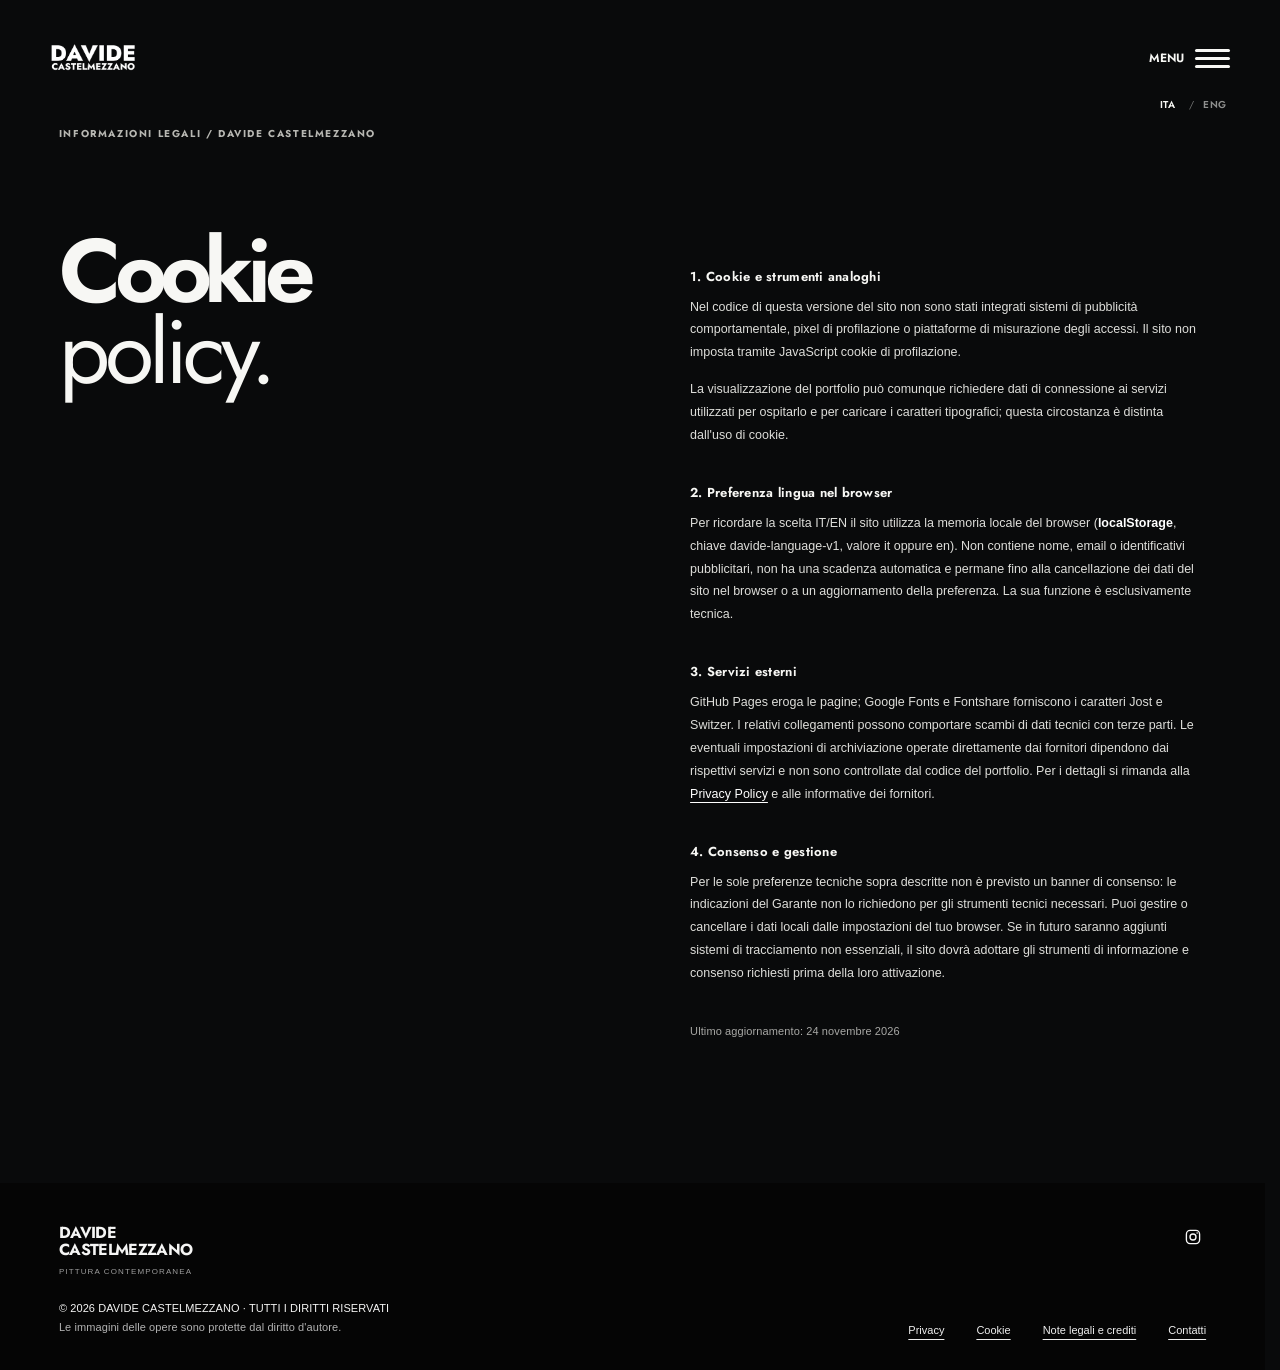
<file: cookies/index.html>
<!doctype html>
<html lang="it">
<head>
<base href="../">
<script id="seo217-fixed-base">(function(){var b=document.querySelector('base')||document.createElement('base');if(location.protocol==='file:'){var nested=/\/(?:neogenesi|percorso|altrilavori|ricerca|bio|contatti|privacy|privacy-en|cookies|cookies-en|note-legali|note-legali-en)\/index\.html$/.test(location.pathname);b.href=new URL(nested?'../':'./',location.href).href;}else{b.href=location.pathname.startsWith('/davide-castelmezzano/')?'/davide-castelmezzano/':'/';}if(!b.parentNode)document.head.insertBefore(b,document.head.firstChild)})();</script>
<meta charset="utf-8"><meta name="viewport" content="width=device-width,initial-scale=1"><meta name="theme-color" content="#f8f7f3"><meta name="description" content="Informazioni su cookie, preferenza lingua e localStorage nel portfolio di Davide Castelmezzano.">
<title>Cookie Policy | Davide Castelmezzano</title>
<link rel="canonical" href="https://www.davidecastelmezzano.com/cookies/">
<link rel="alternate" hreflang="it" href="https://www.davidecastelmezzano.com/cookies/">
<link rel="alternate" hreflang="en" href="https://www.davidecastelmezzano.com/cookies-en/">
<meta name="robots" content="index,follow,max-image-preview:large">
<meta property="og:type" content="article">
<meta property="og:site_name" content="Davide Castelmezzano">
<meta property="og:locale" content="it_IT">
<meta property="og:title" content="Cookie Policy | Davide Castelmezzano">
<meta property="og:description" content="Informazioni su cookie, preferenza lingua e localStorage nel portfolio di Davide Castelmezzano.">
<meta property="og:url" content="https://www.davidecastelmezzano.com/cookies/">
<meta property="og:image" content="https://www.davidecastelmezzano.com/MEDIA/home_hero_1.webp">
<meta name="twitter:card" content="summary_large_image">
<meta name="twitter:title" content="Cookie Policy | Davide Castelmezzano">
<meta name="twitter:description" content="Informazioni su cookie, preferenza lingua e localStorage nel portfolio di Davide Castelmezzano.">
<meta name="twitter:image" content="https://www.davidecastelmezzano.com/MEDIA/home_hero_1.webp">
<script type="application/ld+json">{"@context":"https://schema.org","@graph":[{"@type":"Person","@id":"https://www.davidecastelmezzano.com/#artist","name":"Davide Castelmezzano","jobTitle":"Pittore contemporaneo","url":"https://www.davidecastelmezzano.com/","birthPlace":{"@type":"Place","name":"Matera, Italia"},"homeLocation":{"@type":"Place","name":"Roma, Italia"},"sameAs":["https://www.instagram.com/davidecastelmezzano/"]},{"@type":"WebSite","@id":"https://www.davidecastelmezzano.com/#website","url":"https://www.davidecastelmezzano.com/","name":"Davide Castelmezzano — Pittura contemporanea","inLanguage":["it","en"],"publisher":{"@id":"https://www.davidecastelmezzano.com/#artist"}},{"@type":"WebPage","@id":"https://www.davidecastelmezzano.com/cookies/#webpage","url":"https://www.davidecastelmezzano.com/cookies/","name":"Cookie Policy | Davide Castelmezzano","description":"Informazioni su cookie, preferenza lingua e localStorage nel portfolio di Davide Castelmezzano.","inLanguage":"it","isPartOf":{"@id":"https://www.davidecastelmezzano.com/#website"},"about":{"@id":"https://www.davidecastelmezzano.com/#artist"}}]}</script>
<link rel="preconnect" href="https://fonts.googleapis.com"><link rel="preconnect" href="https://fonts.gstatic.com" crossorigin>
<link rel="stylesheet" href="https://fonts.googleapis.com/css2?family=Jost:ital,wght@0,400;0,500;0,600;0,700;1,400;1,500;1,600;1,700&display=swap">
<link rel="stylesheet" href="CSS/rev202_bundle_01.css" id="rev202-style-01">
























<link rel="stylesheet" href="CSS/rev202_bundle_02.css?rev=213" id="rev202-style-02">








<link rel="stylesheet" href="CSS/rev202_bundle_03.css" id="rev202-style-03">








<link rel="stylesheet" href="CSS/rev202_bundle_04.css" id="rev202-style-04">
<link rel="stylesheet" href="CSS/rev202_bundle_05.css" id="rev202-style-05">






























































<link rel="preconnect" href="https://api.fontshare.com" crossorigin>
<link href="https://api.fontshare.com/v2/css?f[]=switzer@400,500,600,700&display=swap" rel="stylesheet">
<link rel="stylesheet" href="CSS/rev202_bundle_06.css" id="rev202-style-06">
<noscript><style>body.site-booting #app{visibility:visible!important}body.site-booting .home139-entry{display:none!important}body.site-booting>.site-header{visibility:visible!important}.seo217-fallback{max-width:72ch;margin:9rem auto 5rem;padding:2rem;line-height:1.7;font:400 1.1rem sans-serif}.seo217-fallback h1{font-size:2rem}</style></noscript>
<style id="seo219-failure-fallback">
body.seo219-direct.seo219-render-failed #app{visibility:visible!important}
body.seo219-direct.seo219-render-failed>.site-header{visibility:visible!important}
body.seo219-direct.seo219-render-failed #home139-entry{display:none!important}
body.seo219-direct.seo219-render-failed .seo217-fallback{max-width:72ch;margin:8rem auto 5rem;padding:2rem;line-height:1.7;font-family:Arial,sans-serif;color:#252525}
body.seo219-direct.seo219-render-failed .seo217-fallback h1{font-size:clamp(2rem,4vw,3rem);line-height:1.2}
</style><script id="seo219-recovery">document.addEventListener('DOMContentLoaded',function(){setTimeout(function(){if(document.body.classList.contains('site-booting')) document.body.classList.add('seo219-render-failed')},900)})</script>
</head>
<body class="site-booting seo219-direct">
<div hidden class="home139-entry" id="home139-entry" role="dialog" aria-label="Davide Castelmezzano. Introduzione al sito" tabindex="-1"><canvas class="intro177-dust" aria-hidden="true"></canvas><canvas class="rev179-morph-film" id="rev179-morph-film" aria-hidden="true"></canvas><div class="intro177-sign" aria-hidden="true"><div class="intro177-eyebrow">PITTURA CONTEMPORANEA</div><div class="intro177-ink"><img class="intro178-paint" id="intro178-paint" alt="" aria-hidden="true" decoding="async"></div></div><button class="rev189-enter" type="button" aria-label="Entra nel sito" title="Entra nel sito"><span class="rev193-orbit-hover" aria-hidden="true"><span class="rev193-orbit-breath"><span class="rev193-outer-ring"></span><span class="rev193-inner-dot"></span></span></span><span class="rev193-cta-label" aria-hidden="true"><span class="rev193-cta-desktop">CLICCA PER ENTRARE</span><span class="rev193-cta-mobile">TOCCA PER ENTRARE</span></span></button></div>
<script id="rev57-immersive-bridge" data-site-source="js-1" src="JAVASCRIPT/01_rev57-immersive-bridge.js"></script>
<header class="site-header"><a class="brand" href="#/" aria-label="Torna alla homepage"><img class="rev178-logo" src="MEDIA/logo_davide.png" alt="Davide Castelmezzano" draggable="false"></a><button type="button" id="menu-toggle" class="menu-toggle" aria-expanded="false" aria-controls="site-nav" aria-label="Apri menu">MENU <span class="rev141-menu-symbol" aria-hidden="true"><i></i><i></i><i></i></span></button><div class="rev198-header-lang" role="group" aria-label="Lingua del sito / Website language"><button type="button" data-lang="it" aria-pressed="true">ITA</button><span class="rev198-lang-sep" aria-hidden="true">/</span><button type="button" data-lang="en" aria-pressed="false">ENG</button></div><nav id="site-nav" class="site-nav" aria-label="Navigazione principale"><a href="#/neogenesi" data-nav="opere">Opere</a><a href="#/ricerca" data-nav="ricerca">Ricerca</a><a href="#/bio" data-nav="bio">Bio / CV</a><a href="#/contatti" data-nav="contatti">Contatti</a><button id="site-series-switch" type="button" aria-label="Scegli un altro percorso pittorico">Serie pittoriche <svg viewBox="0 0 24 24" aria-hidden="true"><path d="m6 9 6 6 6-6"/></svg></button></nav></header>
<main id="app"><article class="page legal31" lang="it" aria-label="Cookiepolicy."><div class="legal31-head"><span class="legal31-eyebrow">INFORMAZIONI LEGALI / DAVIDE CASTELMEZZANO</span></div><div class="legal31-body"><h1>Cookie<br><em>policy.</em></h1><div class="legal31-content"><h2>1. Cookie e strumenti analoghi</h2><p>Nel codice di questa versione del sito non sono stati integrati sistemi di pubblicità comportamentale, pixel di profilazione o piattaforme di misurazione degli accessi. Il sito non imposta tramite JavaScript cookie di profilazione.</p><p>La visualizzazione del portfolio può comunque richiedere dati di connessione ai servizi utilizzati per ospitarlo e per caricare i caratteri tipografici; questa circostanza è distinta dall&#x27;uso di cookie.</p><h2>2. Preferenza lingua nel browser</h2><p>Per ricordare la scelta IT/EN il sito utilizza la memoria locale del browser (<strong>localStorage</strong>, chiave davide-language-v1, valore it oppure en). Non contiene nome, email o identificativi pubblicitari, non ha una scadenza automatica e permane fino alla cancellazione dei dati del sito nel browser o a un aggiornamento della preferenza. La sua funzione è esclusivamente tecnica.</p><h2>3. Servizi esterni</h2><p>GitHub Pages eroga le pagine; Google Fonts e Fontshare forniscono i caratteri Jost e Switzer. I relativi collegamenti possono comportare scambi di dati tecnici con terze parti. Le eventuali impostazioni di archiviazione operate direttamente dai fornitori dipendono dai rispettivi servizi e non sono controllate dal codice del portfolio. Per i dettagli si rimanda alla <a href="#/privacy">Privacy Policy</a> e alle informative dei fornitori.</p><h2>4. Consenso e gestione</h2><p>Per le sole preferenze tecniche sopra descritte non è previsto un banner di consenso: le indicazioni del Garante non lo richiedono per gli strumenti tecnici necessari. Puoi gestire o cancellare i dati locali dalle impostazioni del tuo browser. Se in futuro saranno aggiunti sistemi di tracciamento non essenziali, il sito dovrà adottare gli strumenti di informazione e consenso richiesti prima della loro attivazione.</p><p class="legal31-update">Ultimo aggiornamento: 24 novembre 2026</p></div></div></article><noscript><nav aria-label="Sezioni del portfolio"><a href="#/neogenesi">Neo Genesi</a> · <a href="/altrilavori/">Fantasia</a> · <a href="/percorso/">Enigmi semiotici</a> · <a href="#/ricerca">Ricerca</a> · <a href="#/bio">Biografia</a> · <a href="#/contatti">Contatti</a></nav></noscript><noscript><nav aria-label="Sezioni del portfolio"><a href="/neogenesi/">Neo Genesi</a> · <a href="/altrilavori/">Fantasia</a> · <a href="/percorso/">Enigmi semiotici</a> · <a href="/ricerca/">Ricerca</a> · <a href="/bio/">Biografia</a> · <a href="/contatti/">Contatti</a></nav></noscript></main>
<footer class="site-footer footer31" aria-label="Informazioni, collegamenti legali e crediti">
  <div class="footer31-upper">
    <div class="footer31-brand" aria-label="Davide Castelmezzano, pittore"><strong>DAVIDE<br>CASTELMEZZANO</strong><span>PITTURA CONTEMPORANEA</span></div>
    <div class="footer31-social">
      <a href="https://www.instagram.com/davidecastelmezzano/" target="_blank" rel="noopener noreferrer" aria-label="Instagram di Davide Castelmezzano" title="Instagram">
        <svg aria-hidden="true" viewBox="0 0 24 24" fill="none" stroke="currentColor" stroke-width="1.8"><rect x="3.2" y="3.2" width="17.6" height="17.6" rx="5"/><circle cx="12" cy="12" r="4"/><circle cx="17.5" cy="6.6" r="1" fill="currentColor" stroke="none"/></svg>
      </a>
    </div>
  </div>
  <div class="footer31-lower">
    <div class="footer31-copyright">
      <p>&copy; <span id="year">2026</span> DAVIDE CASTELMEZZANO &middot; TUTTI I DIRITTI RISERVATI</p>
      <p>Le immagini delle opere sono protette dal diritto d'autore.</p>
    </div>
    <nav class="footer31-legal" aria-label="Informazioni legali"><a href="#/privacy">Privacy</a><a href="#/cookies">Cookie</a><a href="#/note-legali">Note legali e crediti</a><a href="#/contatti">Contatti</a></nav>
  </div>
</footer>
<div id="zoom" class="overlay" role="dialog" aria-modal="true" aria-label="Opera ingrandita"><div class="overlay-top"><span class="eyebrow" id="zoom-name">Opera</span><button type="button" class="close" id="zoom-close" aria-label="Chiudi ingrandimento"></button></div><img class="zoom-image" id="zoom-img" alt=""><p id="zoom-caption" class="zoom-caption"></p></div>
<div id="work-viewer" class="work-viewer" role="dialog" aria-modal="true" aria-label="Opera in primo piano" aria-hidden="true">
 <div class="work-viewer-header"><span class="work-viewer-collection" id="viewer-collection">NEO GENESI</span><button class="viewer-close" type="button" id="viewer-close" aria-label="Chiudi la visualizzazione">CHIUDI <span aria-hidden="true">×</span></button></div>
 <div class="work-viewer-center"><button type="button" class="viewer-nav" id="viewer-prev" aria-label="Opera precedente">‹</button><figure class="work-viewer-figure"><img id="viewer-image" alt=""><figcaption><strong id="viewer-title"></strong><span id="viewer-meta"></span></figcaption></figure><button type="button" class="viewer-nav" id="viewer-next" aria-label="Opera successiva">›</button></div>
 <div class="viewer-thumbs-area"><span class="viewer-thumbs-label">ALTRE OPERE <span id="viewer-counter"></span></span><div class="viewer-thumbs" id="viewer-thumbs" aria-label="Seleziona un'altra opera"></div></div>
 </div>
<div id="index" class="overlay" role="dialog" aria-modal="true" aria-label="Indice delle opere"><div class="overlay-top"><span class="eyebrow" id="index-label">Indice delle opere</span><button type="button" class="close" id="index-close" aria-label="Chiudi indice"></button></div><div class="index-list" id="index-list"></div></div>
<script id="script-02" data-site-source="js-2">
/* REV218: Critical gallery media map embedded to prevent incomplete renders when external JS requests fail. */
const A="";
const MEDIA={"ng_smek.jpg":"MEDIA/preview/opera_daimon.jpg","ng_illudes.jpg":"MEDIA/preview/opera_illudes.jpg","ng_imago.jpg":"MEDIA/preview/opera_imago.jpg","ng_fides.jpg":"MEDIA/preview/opera_fides.jpg","ng_endi.jpg":"MEDIA/preview/opera_endiadi.jpg","ng_enesi.jpg":"MEDIA/preview/opera_enesi.jpg","ng_osmosi.jpg":"MEDIA/preview/opera_osmosi.jpg","ng_imago_panel1.jpg":"MEDIA/preview/opera_imago_pannello1.jpg","ng_imago_panel2.jpg":"MEDIA/preview/opera_imago_pannello2.jpg","ng_endi_panel1.jpg":"MEDIA/preview/opera_endiadi_pannello1.jpg","ng_endi_panel2.jpg":"MEDIA/preview/opera_endiadi_pannello2.jpg","arch_domatrice.jpg":"MEDIA/preview/opera_domatrice.jpg","arch_innocenti.jpg":"MEDIA/preview/opera_innocenti.jpg","arch_luogo.jpg":"MEDIA/preview/opera_luogo.jpg","arch_uniti.jpg":"MEDIA/preview/opera_uniti.jpg","arch_identita.jpg":"MEDIA/preview/opera_identita.jpg","arch_caccia.jpg":"MEDIA/preview/opera_caccia.jpg","arch_mistero.jpg":"MEDIA/preview/opera_mistero.jpg","arch_conflitti.webp":"MEDIA/preview/opera_conflitti.jpg","arch_estensioni.webp":"MEDIA/preview/opera_estensioni.jpg","arch_senzatitolo.webp":"MEDIA/preview/opera_fuggi_esperanza.jpg","cinema_illudes.webp":"MEDIA/home_hero_3.webp","rev178_hero1.png":"MEDIA/home_hero_1.webp","rev178_hero2.png":"MEDIA/home_hero_2.jpg","rev178_hero3.png":"MEDIA/home_hero_3.webp","rev178_home_about.jpg":"MEDIA/home_studio.jpg","rev178_home_neo.png":"MEDIA/home_neo_genesi.webp","rev178_contact.png":"MEDIA/contatti.webp","rev178_bio_portrait.jpg":"MEDIA/biografia_ritratto.jpg"};
// REV216: 2560x1440 for gallery; 3840x2160 for the seamless explorer entrance; original masters only once inside the explorer.
const MEDIA_EXPLORE = src => src.replace('MEDIA/preview/opera_', 'MEDIA/explore/opera_');
const MEDIA_HIRES = src => src.replace('MEDIA/explore/opera_', 'MEDIA/hires/opera_');
const ICON={arrow:'<svg aria-hidden="true" viewBox="0 0 24 24" fill="none" stroke="currentColor" stroke-width="1.5" stroke-linecap="round" stroke-linejoin="round"><path d="M4 12h15m-6-6 6 6-6 6"/></svg>',up:'<svg aria-hidden="true" viewBox="0 0 24 24" fill="none" stroke="currentColor" stroke-width="1.6" stroke-linecap="round"><path d="M5 19 19 5M7 5h12v12"/></svg>',down:'<svg aria-hidden="true" viewBox="0 0 24 24" fill="none" stroke="currentColor" stroke-width="1.6" stroke-linecap="round"><path d="M6 9l6 6 6-6"/></svg>',left:'<svg aria-hidden="true" viewBox="0 0 24 24" fill="none" stroke="currentColor" stroke-width="1.6" stroke-linecap="round"><path d="M20 12H4m6-6-6 6 6 6"/></svg>',copy:'<svg aria-hidden="true" viewBox="0 0 24 24" fill="none" stroke="currentColor" stroke-width="1.5" stroke-linejoin="round"><rect x="8" y="8" width="12" height="12" rx="2"/><path d="M16 8V6a2 2 0 0 0-2-2H6a2 2 0 0 0-2 2v8a2 2 0 0 0 2 2h2"/></svg>',mail:'<svg aria-hidden="true" viewBox="0 0 24 24" fill="none" stroke="currentColor" stroke-width="1.5"><rect x="2.7" y="5" width="18.6" height="14" rx="2"/><path d="m3 7 9 7 9-7"/></svg>'};
const cta=(label,to)=>`<a class="cta" href="${to}">${label}${ICON.up}</a>`;
</script>
<script id="script-03" data-site-source="js-3">
/* REV219: critical routing and gallery logic bundled inline, avoids external script dependency during crawl. */


MEDIA['ng_imago_panel1.jpg']='MEDIA/preview/opera_imago_pannello1.jpg';
MEDIA['ng_imago_panel2.jpg']='MEDIA/preview/opera_imago_pannello2.jpg';
MEDIA['ng_endi_panel1.jpg']='MEDIA/preview/opera_endiadi_pannello1.jpg';
MEDIA['ng_endi_panel2.jpg']='MEDIA/preview/opera_endiadi_pannello2.jpg';

const WORKS=[
 {title:'Smek',year:'2026',medium:'Olio su tela',size:'60 × 100 cm',src:'ng_smek.jpg'},
 {title:'Illudes',year:'2026',medium:'Olio su tela',size:'80 × 100 cm',src:'ng_illudes.jpg'},
 {title:'Imago',year:'2026',medium:'Olio su tavola · Dittico',size:'40 × 50 cm ciascun pannello · 40 × 100 cm complessivi',src:'ng_imago.jpg'},
 {title:'Fides',year:'2026',medium:'Olio su tavola',size:'65 × 110 cm',src:'ng_fides.jpg'},
 {title:'Endi Adi',year:'2026',medium:'Olio su tela · Dittico',size:'55 × 60 cm ciascun pannello · 55 × 120 cm complessivi',src:'ng_endi.jpg'},
 {title:'Enesi',year:'2026',medium:'Olio su tela',size:'75 × 85 cm',src:'ng_enesi.jpg'},
 {title:'Osmosi',year:'2026',medium:'Olio su plexiglass',size:'30 × 40 cm',src:'ng_osmosi.jpg'}
];
const ARCHIVE=[
 {title:"Domatrice di incubi",year:"2024",medium:"Olio su tela",size:"35 × 50 cm",src:"arch_domatrice.jpg"},
 {title:"Innocenti realtà",year:"2023",medium:"Olio su tela",size:"35 × 65 cm",src:"arch_innocenti.jpg"},
 {title:"Un luogo per tutti",year:"2022",medium:"Olio su tela",size:"60 × 90 cm",src:"arch_luogo.jpg"},
 {title:"Uniti nel momento del bisogno",year:"2022",medium:"Olio su tela",size:"60 × 100 cm",src:"arch_uniti.jpg"},
 {title:"Identità antropomorfe",year:"2021",medium:"Olio su tela",size:"110 × 160 cm",src:"arch_identita.jpg"},
 {title:"Caccia all'artefice",year:"2021",medium:"Olio su tela",size:"35 × 45 cm",src:"arch_caccia.jpg"},
 {title:"Mistero della seduzione",year:"2019",medium:"Olio su tela",size:"80 × 80 cm",src:"arch_mistero.jpg"},
 {title:"Conflitti d'amore",year:"2018",medium:"Olio su tela",size:"80 × 60 cm",src:"arch_conflitti.webp"},
 {title:"Estensioni interiori",year:"2019",medium:"Olio su tela",size:"60 × 80 cm",src:"arch_estensioni.webp"},
 {title:"Fuggi Esperanza",year:"2018",medium:"Olio su tela",size:"60 × 110 cm",src:"arch_senzatitolo.webp"}
];
const STATEMENT_GENERAL=[
'La ricerca pittorica nasce dall’interesse per ciò che può emergere dall’incontro tra immagini, forme e linguaggi visivi differenti. Al centro del lavoro vi è la possibilità che elementi apparentemente distanti, entrando in relazione, possano trasformarsi reciprocamente e dare origine a configurazioni inattese.',
'Il processo creativo si sviluppa attraverso un confronto continuo tra intenzione, intuizione e sperimentazione. Associazioni, contrasti e coincidenze visive diventano occasioni per esplorare nuove relazioni, lasciando che quanto emerge durante il lavoro possa suggerire direzioni impreviste e modificare le scelte iniziali.'
];
const STATEMENT_SERIES=[
'Neo Genesi nasce dall’esigenza di superare la costruzione narrativa che aveva caratterizzato parte della produzione precedente e di esplorare altre possibilità di formazione dell’immagine.',
'Il progetto prende avvio dalla selezione e dall’assemblaggio digitale di frammenti della tradizione pittorica occidentale. Sottratti ai loro contesti originari, questi elementi vengono ricombinati fino a generare configurazioni pareidoliche che, attraverso la pittura, acquistano corpo e presenza materiale.',
'Con lo sviluppo della serie, queste configurazioni smettono progressivamente di rappresentare un punto d’arrivo. L’introduzione di linee sinuose e interventi gestuali, seguita dalla sperimentazione con stencil utilizzati in positivo e in negativo, apre ulteriori possibilità di relazione tra linguaggi visivi differenti.',
'La figurazione, il gesto, l’astrazione e la componente informale non concorrono soltanto ad accrescere la complessità dell’immagine, ma alla costruzione di un nuovo equilibrio pittorico. Pur mantenendo le proprie differenze, questi linguaggi convivono e si trasformano reciprocamente, dando origine a un’unità visiva che non coincide con la semplice somma delle sue parti.',
'Da questa convivenza, anche tra linguaggi apparentemente contrastanti, emerge un’armonia inattesa che rappresenta una possibilità pittorica nuova rispetto alla produzione precedente.'
];
const BIO=[
'Davide Castelmezzano nasce a Matera nel 1992. Vive e lavora a Roma, dove si trasferisce nel 2012 per intraprendere gli studi di Pittura presso l’Accademia di Belle Arti, dopo aver conseguito il diploma al Liceo Artistico Statale Carlo Levi di Matera.',
'Durante la formazione accademica studia con Moreno Bondi e Vincenzo Scolamiero, approfondendo le tecniche pittoriche tradizionali, con particolare attenzione alla pittura fiamminga, rinascimentale e veneta. Nel 2017 consegue il diploma accademico di primo livello in Pittura con una tesi dedicata all’immaginario visivo e onirico di Federico Fellini. Nel 2020 consegue il diploma accademico di secondo livello con 110 e lode, sviluppando una ricerca sulla deformazione antropomorfa.',
'La sua prima produzione si caratterizza per un linguaggio figurativo fantastico, nel quale figure umane, animali e oggetti vengono associati all’interno di composizioni complesse. Attraverso il disegno libero e una pittura costruita per successive stratificazioni, realizza immagini nelle quali elementi apparentemente incongruenti suggeriscono narrazioni possibili, senza rappresentare necessariamente storie definite.',
'In questa fase approfondisce il proprio interesse per la pittura di Riccardo Tommasi Ferroni e frequenta lo studio del figlio Giovanni Tommasi Ferroni, con il quale instaura un rapporto di stima e confronto artistico, ricevendo indicazioni e consigli sui materiali e sui procedimenti pittorici.',
'Successivamente matura l’esigenza di superare la dimensione narrativa, orientando la propria ricerca verso nuove possibilità di costruzione dell’immagine. Questo cambiamento trova espressione in Neo Genesi (2026), progetto nel quale frammenti della tradizione figurativa, sperimentazione digitale e differenti procedimenti pittorici concorrono alla formazione di immagini caratterizzate dalla convivenza di registri visivi eterogenei.',
'Nel corso della sua attività partecipa a esposizioni collettive in Italia e all’estero, tra cui Multi-Narrative: Painting in Coexistence presso la China Academy of Art di Hangzhou (2021), Incipit surrealtà a Roma e Matera (2024) e Geopolitica: trasformazioni e sviluppi presso la Galleria Plus Art Pulse di Roma (2026). Nel 2026 riceve una segnalazione della giuria alla XVII edizione del Premio Combat, con pubblicazione nel catalogo ufficiale.'
];
const OLD_CV=[['2026','Geopolitica: trasformazioni e sviluppi — Galleria Plus Art Pulse, Roma'],['2025','Premio di pittura Giovanni Colacicchi — Galleria AAIE, Roma'],['2025','Nel sogno del fantastico — Galleria Viva, Soriano nel Cimino'],['2024','A tre voci — a cura di Robertomaria Siena, Spazio Urano, Roma'],['2024','Incipit surrealtà — Roma e Matera'],['2021','Multi-Narrative: Painting in Coexistence — China Academy of Art, Hangzhou, Cina']];


</script>
<script id="script-04" data-site-source="js-4">
/* REV219: critical routing and gallery logic bundled inline, avoids external script dependency during crawl. */

const app=document.getElementById('app');const reduced=matchMedia('(prefers-reduced-motion: reduce)');const email='davidecastelmezzano@yahoo.com';
let artworkIndex=0,cleanup=()=>{},lastFocus=null,animating=false;let viewerIndex=0,viewerBusy=false,viewerFocus=null;
const cvSections=[
 ['Mostre',[
 ['2026','Geopolitica: trasformazioni e sviluppi, Galleria Plus Art Pulse, Roma.'],
 ['2025','Premio di pittura Giovanni Colacicchi, Galleria AAIE, Roma.'],
 ['2025','Premio di pittura Giovanni Colacicchi, Ala Nobile del Palazzo Comunale, Sabaudia.'],
 ['2025','Nel sogno del fantastico, Galleria Viva, Soriano nel Cimino.'],
 ['2025','OpenArt Now 50x50, Aurora Boreale Associazione Culturale, Roma.'],
 ['2024','A tre voci, a cura di Robertomaria Siena, Spazio Urano, Roma.'],
 ['2024','Arte è Bellezza, Sale del Palazzo Comunale, Bolsena.'],
 ['2024','Arte è Bellezza. La forza del puro. Omaggio ad Alberini, Palazzo Nuzzi, Orte.'],
 ['2024','Arte è Bellezza. Le nuove frontiere dell’arte, Scuderie di Palazzo Chigi Albani, Soriano nel Cimino.'],
 ['2024','Incipit surrealtà, a cura di Robertomaria Siena, La Design.aTa Art Gallery, Roma.'],
 ['2024','Incipit surrealtà, a cura di Robertomaria Siena, Scuderie di Palazzo Malvinni-Malvezzi, Matera.'],
 ['2024','25° Anniversario Galería Artelibre, esposizione virtuale internazionale, Galería Artelibre, Spagna; pubblicazione nel Tomo I – Catalogo Rosso.'],
 ['2021','Multi-Narrative: Painting in Coexistence, China Academy of Art, Hangzhou, Cina.']]],
 ['Residenze', [['2024','Residenza Arte è Bellezza, con il patrocinio del Ministero della Cultura, Soriano nel Cimino (VT), Italia.']]],
 ['Riconoscimenti', [['2026','Premio Combat – 17ª edizione, segnalazione della giuria e pubblicazione nel catalogo ufficiale.'],['2022','Luxembourg Art Prize, Certificato di Merito Artistico, Pinacothèque du Luxembourg.']]],
 ['Pubblicazioni', [['2025','Panta Rei Editoriale, articolo dedicato all’opera La Domatrice di Incubi.'],['2024','Pubblicazione nel Tomo I – Catalogo Rosso, Galería Artelibre.'],['2023','Guía de Arte LEONARDO 2023, pagina monografica, Galería Artelibre.']]],
 ['Formazione', [['2020','Diploma accademico di secondo livello in Pittura, Accademia di Belle Arti di Roma, 110 e lode.'],['2017','Diploma accademico di primo livello in Pittura, Accademia di Belle Arti di Roma.']]]
];
function ps(a){return a.map(s=>`<p>${s}</p>`).join('')}
function extensible(items,visible=1,id='more'){return `<div class="prose" id="${id}">${ps(items.slice(0,visible))}<div class="extra" hidden>${ps(items.slice(visible))}</div><button type="button" class="toggle-more" aria-expanded="false" data-toggle="${id}"><span>Leggi tutto</span>${ICON.down}</button></div>`}
function home(){return `<article class="page home art-home home139" aria-label="Davide Castelmezzano, pittura">
<section class="art-hero home139-hero" id="hero-scroll-intro" aria-label="Dettagli pittorici di Smek e Illudes">
 <div class="home139-slides" aria-hidden="true">
  <img class="home139-slide is-active" data-art="Smek" src="${MEDIA['rev178_hero1.png']}" alt="" fetchpriority="high" decoding="async">
  <img class="home139-slide" data-art="Illudes — nuovo dettaglio" src="${MEDIA['rev178_hero2.png']}" alt="" decoding="async">
  <img class="home139-slide" data-art="Illudes" src="${MEDIA['rev178_hero3.png']}" alt="" decoding="async">
 </div>
</section>
<section class="art-about home139-about" id="studio-home" aria-labelledby="art-about-title">
 <div class="art-about-left"><div class="art-about-copy home139-about-copy">
  <h1 id="art-about-title" class="home139-statement"><span>IMMAGINI IN</span><span>DIVENIRE</span></h1>
  <h2 class="home139-about-label">CHI SONO ?</h2>
  <p>Davide Castelmezzano (Matera, 1992) vive e lavora a Roma. La sua ricerca pittorica esplora le possibilità di trasfigurazione fantastica dell’immagine attraverso il dialogo tra gestualità pittorica e pareidolia.</p>
  <a class="art-about-link" href="#/bio">Davide</a>
 </div></div>
 <figure class="art-about-picture"><img src="${MEDIA['rev178_home_about.jpg']}" alt="Davide Castelmezzano nel suo studio di pittura" loading="lazy" decoding="async"></figure>
</section>
<section class="art-neo home139-neo" id="neogenesi-intro" aria-labelledby="art-neo-title">
 <img class="art-neo-painting" src="${MEDIA['rev178_home_neo.png']}" alt="Dettaglio originale di Illudes" loading="lazy" decoding="async">
 <div class="art-neo-shade" aria-hidden="true"></div>
 <div class="home139-neo-content">
  <div class="home139-neo-title"><h1 id="art-neo-title"><span>NEO</span><span>GENESI</span></h1><span class="home139-neo-serie">Serie</span></div>
  <div class="home139-neo-info"><h2>SERIE PITTORICA 2026</h2>
  <p>Neo Genesi esplora le possibilità che emergono dall’incontro tra forme e immagini apparentemente incompatibili. Attraverso la gestualità pittorica, elementi differenti entrano in relazione, generando configurazioni inattese e nuove possibilità figurative.</p>
  <a href="#/neogenesi" class="home139-neo-link">SCOPRI</a></div>
 </div>
</section></article>`}


// Only Neo Genesi is an established SERIES. The other two entrances are chronological/editorial groups.
const EARLY_TITLES=['Identità antropomorfe','Mistero della seduzione','Estensioni interiori'];
const EARLY=EARLY_TITLES.map(title=>ARCHIVE.find(work=>work.title===title)).filter(Boolean);
const OTHER=ARCHIVE.filter(work=>!EARLY_TITLES.includes(work.title));
const COLLECTIONS={
 neogenesi:{name:'Neo Genesi',title:'Neo <em>Genesi.</em>',banner:'cinema_illudes.webp',desc:'Dalla convivenza di linguaggi visivi differenti emerge un nuovo equilibrio pittorico.',items:WORKS,cat:'SERIE / 2026'},
 percorso:{name:'Enigmi semiotici',title:'Enigmi<br><em>semiotici.</em>',banner:'arch_identita.jpg',desc:'Opere realizzate tra il 2019 e il 2021.',items:EARLY,cat:'2019–2021'},
 altrilavori:{name:'Fantasia',title:'Fantasia.',banner:'arch_domatrice.jpg',desc:'Opere realizzate tra il 2018 e il 2024.',items:OTHER,cat:'2018–2024'}
};
const galleryEntries=()=>COLLECTIONS[getPage()]?.items||WORKS;
function gallery(){
 const route=getPage(),c=COLLECTIONS[route]||COLLECTIONS.neogenesi;
 const w=c.items[0];
 const name=w.title==='Smek'?'Daimon (Smek)':w.title;
 const nameHtml=w.title==='Smek'?'Daimon <span class="rev180-smek">(Smek)</span>':name;
 const seriesName={'neogenesi':'NEO GENESI','percorso':'ENIGMI SEMIOTICI','altrilavori':'FANTASIA'}[route]||'NEO GENESI';
 return `<article class="page rev155-gallery" aria-label="Opere di Davide Castelmezzano">
  <section class="rev155-scene" id="rev155-scene" aria-label="Spazio espositivo">
   <div class="rev155-series" id="rev155-series">
    <button class="rev155-heading rev155-series-toggle" id="rev155-series-toggle" type="button" aria-expanded="true" aria-controls="rev155-series-list">SERIE</button>
    <div class="rev155-series-list rev155-disclosure" id="rev155-series-list">
     <button type="button" class="rev155-series-choice ${route==='neogenesi'?'is-active':''}" data-series="neogenesi">NEO GENESI <span>2026</span></button>
     <button type="button" class="rev155-series-choice ${route==='altrilavori'?'is-active':''}" data-series="altrilavori">FANTASIA <span>2018–2024</span></button>
     <button type="button" class="rev155-series-choice ${route==='percorso'?'is-active':''}" data-series="percorso">ENIGMI SEMIOTICI <span>2019–2021</span></button>
    </div>
   </div>
   <div class="rev155-art-zone" id="rev155-art-zone" aria-label="Opera principale; scorri per sfogliare">
    <div class="rev156-world" id="rev156-world">
     <button type="button" id="rev155-artwork" class="rev155-artwork" aria-label="Avvicina l'opera ${name}" aria-pressed="false">
      <span class="rev155-photo-shell" id="rev155-photo-shell"><img id="rev155-image" class="rev155-photo" src="${MEDIA[w.src]}" alt="${name}" draggable="false" decoding="async"></span>
     </button>
    </div>
   </div>
   <div class="rev155-work-info" id="rev155-work-info" aria-live="polite">
    <h1 id="rev155-title">${nameHtml}</h1><p id="rev155-medium">${[w.medium,w.size].filter(Boolean).join(' ')}</p><p id="rev155-year">${w.year||''}</p>
    <div id="rev162-panels" class="rev162-panels" role="group" aria-label="Visualizzazione del dittico" hidden>
     <button type="button" data-panel="0" aria-pressed="true" title="Visualizza entrambi i pannelli">INTERO</button>
     <button type="button" data-panel="1" aria-pressed="false" title="Visualizza il pannello 1">1</button>
     <button type="button" data-panel="2" aria-pressed="false" title="Mostra o nascondi il pannello 2">2</button>
    </div>
   </div>
   <div class="rev155-works" id="rev155-works">
    <button type="button" class="rev155-heading rev155-works-toggle" id="rev155-works-toggle" aria-expanded="true" aria-controls="rev155-works-list">OPERE ${seriesName}</button>
    <div class="rev155-works-list rev155-disclosure" id="rev155-works-list"></div>
   </div>
   <div class="rev155-actions">
    <button id="rev155-explore" type="button" aria-label="Esplora l'opera a schermo intero"><span>ESPLORA L'OPERA</span><img class="rev159-explore-icon" src="MEDIA/icona_esplora.png" width="39" height="38" alt="" aria-hidden="true"></button>
    <a href="#/contatti" id="rev155-enquire">PER INFO SULL'OPERA</a>
   </div>
  </section>
  <div class="rev155-immersive" id="rev155-immersive" role="dialog" aria-modal="true" aria-label="Esplorazione dell'opera" hidden>
   <div class="rev155-immersive-canvas" id="rev155-immersive-canvas" aria-label="Trascina per esplorare la pittura"><img id="rev155-immersive-image" alt="Dettaglio di ${name}" draggable="false" decoding="async"></div>
   <button class="rev155-immersive-back" id="rev155-back" type="button">TORNA INDIETRO</button>
   <span class="rev155-immersive-caption" id="rev155-immersive-caption">${name}</span>
  </div>
 </article>`;
}

function research(){
 const paras=arr=>arr.map(p=>`<p>${p}</p>`).join('');
 return `<article class="page research24" aria-label="Ricerca artistica">
 <div class="research24-track" id="research24-track"><div class="research24-stage" id="research24-stage">
  <video class="research24-video first" id="research24-v1" autoplay muted playsinline loop preload="metadata" poster="MEDIA/ricerca_poster.webp" aria-hidden="true"><source src="MEDIA/ricerca_rev204.mp4" type="video/mp4"></video>
  <video class="research24-video second" id="research24-v2" autoplay muted playsinline loop preload="metadata" poster="MEDIA/neo_genesi_poster.webp" aria-hidden="true"><source src="MEDIA/neo_genesi_hq.mp4" type="video/mp4"></video>
  <div class="research24-shade"></div><div class="research24-grain"></div>
  <section class="research24-scene first" id="research24-general" aria-labelledby="research24-general-heading">
   <video class="research24-mobile-film" autoplay muted loop playsinline preload="metadata" poster="MEDIA/ricerca_poster.webp" aria-hidden="true"><source src="MEDIA/ricerca_rev204.mp4" type="video/mp4"></video>
   <div class="research24-contents"><h1 class="research24-title" id="research24-general-heading">RICERCA</h1>
   <div class="research24-cols" lang="it">${paras(STATEMENT_GENERAL)}</div></div>
  </section>
  <section class="research24-scene second" id="research24-neo" aria-labelledby="research24-neo-heading">
   <video class="research24-mobile-film" autoplay muted loop playsinline preload="metadata" poster="MEDIA/neo_genesi_poster.webp" aria-hidden="true"><source src="MEDIA/neo_genesi_hq.mp4" type="video/mp4"></video>
   <div class="research24-contents"><h2 class="research24-title" id="research24-neo-heading">NEO GENESI</h2>
   <div class="research24-cols" lang="it">${paras(STATEMENT_SERIES)}</div></div>
  </section>
 </div></div>

 </article>`;
}
function bio(){
 const paragraphs=BIO.map(p=>`<p>${p}</p>`).join('');
 return `<article class="page bio25-page" aria-label="Biografia e curriculum di Davide Castelmezzano">
 <section class="bio25-immersive" aria-label="L'artista, biografia e curriculum">
   <img class="bio25-photograph" src="${MEDIA["rev178_bio_portrait.jpg"]}" alt="Davide Castelmezzano al lavoro nel suo studio a Roma" fetchpriority="high">
   <div class="bio25-shadow" aria-hidden="true"></div>
   <div class="bio25-frame">
      <div class="bio25-shell">
        <div class="bio25-content">
          <div class="bio25-tabs" role="tablist" aria-label="Percorso dell'artista">
           <button type="button" class="bio25-tab is-active" id="bio25-tab-bio" role="tab" aria-selected="true" aria-controls="bio25-pane-bio" data-bio-tab="bio">BIOGRAFIA</button>
           <button type="button" class="bio25-tab" id="bio25-tab-cv" role="tab" aria-selected="false" aria-controls="bio25-pane-cv" data-bio-tab="cv">CURRICULUM</button>
          </div>
          <section id="bio25-pane-bio" role="tabpanel" aria-labelledby="bio25-tab-bio" class="bio25-panel is-active" data-bio-panel="bio">
           <h1 class="bio25-title">BIOGRAFIA</h1>
           <div class="bio25-columns" lang="it">${paragraphs}</div>
          </section>
          <section id="bio25-pane-cv" role="tabpanel" aria-labelledby="bio25-tab-cv" class="bio25-panel" data-bio-panel="cv" hidden>
           <h2 class="bio25-title">CURRICULUM VITAE</h2>
           <div class="bio25-cv-scroll" tabindex="0" aria-label="Curriculum completo, scorri per leggere">
            ${cvSections.map(([heading,entries])=>`<section class="bio25-cv-group"><h3>${heading}</h3>${entries.map(([year,desc])=>`<div class="bio25-cv-row"><span>${year}</span><p>${desc}</p></div>`).join('')}</section>`).join('')}
           </div>
          </section>
        </div>
      </div>
   </div>
 </section>
 </article>`;
}
function contact(){return `<article class="page contact109" aria-label="Contatti">
<div class="contact109-visual" aria-hidden="true">
 <div class="contact109-slide current" data-art="0"><img src="${MEDIA['rev178_contact.png']}" alt="" fetchpriority="high" decoding="async"/></div>
</div>
<div class="contact109-shade" aria-hidden="true"></div>
<div class="contact109-columns">
 <section class="contact109-story" aria-labelledby="contact109-title">
  <div class="contact109-center"><h1 id="contact109-title">RESTIAMO <em>in contatto.</em></h1>
   <p>Per proposte espositive, collaborazioni o richieste relative alla mia ricerca pittorica, puoi scrivermi qui.</p></div>
 </section>
 <section class="contact109-area" aria-label="Modulo di contatto"><div class="contact109-inner">
  <div class="contact109-form-top"><h2>Scrivimi<span>.</span></h2><p>Campi obbligatori *</p></div>
  <p class="contact109-invite">Compila il modulo per inviarmi un messaggio.</p>
  <form id="contact109-form" method="post" action="#" novalidate>
   <div class="contact109-row">
    <div class="contact109-field"><label for="contact109-name">NOME E COGNOME *</label><input name="name" id="contact109-name" autocomplete="name" required maxlength="120" placeholder="Come ti chiami"/></div>
    <div class="contact109-field"><label for="contact109-email">INDIRIZZO EMAIL *</label><input type="email" name="email" id="contact109-email" autocomplete="email" required maxlength="254" placeholder="nome@esempio.com"/></div>
   </div>
   <input type="hidden" name="subject" value="Messaggio dal sito"/>
   <div class="contact109-field"><label for="contact109-message">IL TUO MESSAGGIO *</label><textarea name="message" id="contact109-message" required minlength="10" maxlength="4000" placeholder="Raccontami brevemente la tua proposta o richiesta..."></textarea></div>
   <input name="_gotcha" class="contact109-trap" type="text" aria-label="Lascia vuoto" autocomplete="off" tabindex="-1"/>
   <button class="contact109-send" type="submit">INVIA IL MESSAGGIO <svg viewBox="0 0 24 24" aria-hidden="true"><path d="M3 12h17M13 5l7 7-7 7"/></svg></button>
   <p class="contact109-notice" id="contact109-notice" aria-live="polite" role="status"></p>
   <p class="contact109-privacy">I dati inseriti saranno utilizzati soltanto per rispondere alla richiesta. <a href="#/privacy">Privacy</a></p>
  </form>
  <div class="contact109-secondary" aria-label="Collegamenti diretti">
  <div class="contact109-channels">
   <a href="https://www.instagram.com/davidecastelmezzano/" target="_blank" rel="noopener noreferrer" aria-label="Instagram" title="Instagram"><svg viewBox="0 0 24 24" fill="none" stroke="currentColor" stroke-width="1.6" stroke-linecap="round" stroke-linejoin="round" aria-hidden="true"><rect x="3.1" y="3.1" width="17.8" height="17.8" rx="5"/><circle cx="12" cy="12" r="4"/><circle cx="17.5" cy="6.7" r=".9" fill="currentColor" stroke="none"/></svg></a>
   <a href="mailto:${email}" aria-label="Scrivi un'email" title="Email"><svg viewBox="0 0 24 24" fill="none" stroke="currentColor" stroke-width="1.65" stroke-linecap="round" stroke-linejoin="round" aria-hidden="true"><circle cx="12" cy="12" r="4"/><path d="M16 8v5.3c0 1.7 2.4 2.6 3.6.8C24.1 6.8 17.9 2.4 12 2.4a9.6 9.6 0 1 0 6.7 16.5"/></svg></a>
  </div>
 </div>
 </div></section>
</div></article>`;}

const legal31Pages={"privacy":()=>"<article class=\"page legal31\" lang=\"it\" aria-label=\"Privacypolicy.\"><div class=\"legal31-head\"><span class=\"legal31-eyebrow\">INFORMAZIONI LEGALI / DAVIDE CASTELMEZZANO</span></div><div class=\"legal31-body\"><h1>Privacy<br><em>policy.</em></h1><div class=\"legal31-content\"><h2>1. Titolare del trattamento</h2><p>Il titolare del trattamento dei dati personali raccolti direttamente attraverso questo portfolio è <strong>Davide Castelmezzano</strong>, pittore indipendente, operante a Roma (Italia). Per contatti e richieste relative alla protezione dei dati: <a href=\"mailto:davidecastelmezzano@yahoo.com\">davidecastelmezzano@yahoo.com</a>.</p><h2>2. Dati trattati e finalità</h2><p><strong>Visita del sito.</strong> Il portfolio è pubblicato su GitHub Pages. GitHub dichiara di registrare e conservare, per finalità di sicurezza, gli indirizzi IP dei visitatori dei siti GitHub Pages. Possono essere trattati altri dati tecnici di connessione necessari alla distribuzione dei contenuti. Il proprietario del portfolio non ha predisposto un sistema proprio di registrazione degli IP dei visitatori. Per le operazioni e i tempi di conservazione gestiti da GitHub si veda la sua <a href=\"https://docs.github.com/en/site-policy/privacy-policies/github-general-privacy-statement\" target=\"_blank\" rel=\"noopener noreferrer\">informativa privacy</a>.</p><p><strong>Richieste e corrispondenza.</strong> Se scrivi all&#x27;artista, vengono utilizzati il tuo nome (se indicato), l&#x27;indirizzo email, il testo del messaggio e gli eventuali allegati per rispondere e gestire la richiesta. Il modulo Contatti, nella configurazione attuale, prepara un messaggio nel tuo programma di posta elettronica: l&#x27;invio avviene da lì, senza trasmissione dei campi a un server applicativo del sito.</p><p><strong>Preferenza di lingua.</strong> Il browser può memorizzare localmente IT o EN per riproporre la lingua scelta nelle visite successive. L&#x27;impostazione non viene usata dal sito per identificare o profilare i visitatori.</p><h2>3. Basi giuridiche</h2><p>La gestione delle comunicazioni spontanee è basata sul <strong>legittimo interesse</strong> dell&#x27;artista a rispondere e mantenere la corrispondenza (art. 6, par. 1, lett. f, GDPR); se il messaggio riguarda una richiesta precontrattuale, può applicarsi anche l&#x27;art. 6, par. 1, lett. b. Il legittimo interesse alla disponibilità e sicurezza del sito riguarda i trattamenti tecnici riconducibili al gestore; GitHub descrive nella propria informativa le basi giuridiche delle operazioni svolte sotto la propria responsabilità. La scelta della lingua è funzionale a un servizio espressamente richiesto dall&#x27;utente.</p><h2>4. Hosting, caratteri tipografici e link esterni</h2><p>Il sito utilizza <strong>GitHub Pages</strong> per l&#x27;hosting, <strong>Google Fonts</strong> per il carattere Jost e <strong>Fontshare</strong> per Switzer. Al caricamento dei caratteri, il browser contatta i server di tali fornitori, ai quali possono essere comunicati l&#x27;indirizzo IP e dati tecnici della richiesta. Le informazioni di trattamento dei rispettivi fornitori sono consultabili nelle loro informative: <a href=\"https://docs.github.com/en/site-policy/privacy-policies/github-general-privacy-statement\" target=\"_blank\" rel=\"noopener noreferrer\">GitHub</a>, <a href=\"https://policies.google.com/privacy\" target=\"_blank\" rel=\"noopener noreferrer\">Google</a>, <a href=\"https://www.fontshare.com/privacy\" target=\"_blank\" rel=\"noopener noreferrer\">Fontshare</a>.</p><p>Il collegamento a Instagram apre una piattaforma esterna soltanto se viene selezionato; il trattamento successivo dipende dalle condizioni della piattaforma. Il sito non include un pixel pubblicitario o un sistema di analisi delle visite gestito dall&#x27;artista.</p><h2>5. Destinatari, trasferimenti e conservazione</h2><p>Possono ricevere dati tecnici GitHub e i fornitori dei caratteri online; i messaggi email sono trattati anche dal fornitore di posta elettronica dell&#x27;artista (<strong>Yahoo Mail</strong>) e da quello scelto dal mittente. Questi operatori possono trattare dati anche fuori dallo Spazio economico europeo, nei limiti e con le garanzie indicati nelle rispettive informative e secondo la disciplina applicabile ai trasferimenti internazionali.</p><p>Le richieste ricevute vengono conservate per la durata dello scambio e, in assenza di una collaborazione o di una necessità documentata, per non oltre <strong>24 mesi dall&#x27;ultima comunicazione</strong>; eventuali obblighi di legge o esigenze di tutela dei diritti possono richiedere tempi diversi. La conservazione dei log tecnici gestiti autonomamente dai fornitori segue le rispettive politiche, sulle quali l&#x27;artista non determina direttamente la durata.</p><h2>6. Conferimento, diritti e reclamo</h2><p>La consultazione del sito non richiede registrazione. Contattare l&#x27;artista è facoltativo; per ricevere una risposta occorre indicare un recapito. Nei casi previsti dal GDPR puoi chiedere accesso, rettifica, cancellazione, limitazione, opposizione e portabilità dei dati. Puoi scrivere a <a href=\"mailto:davidecastelmezzano@yahoo.com\">davidecastelmezzano@yahoo.com</a> e presentare reclamo al <a href=\"https://www.garanteprivacy.it/\" target=\"_blank\" rel=\"noopener noreferrer\">Garante per la protezione dei dati personali</a>. Il sito non adotta decisioni automatizzate o profilazione degli interessati.</p><h2>7. Cookie e aggiornamenti</h2><p>Le informazioni su cookie e memorie locali sono disponibili nella <a href=\"#/cookies\">Cookie Policy</a>. Questa informativa è aggiornata quando cambiano i servizi utilizzati o le modalità di trattamento dei dati.</p><p class=\"legal31-update\">Ultimo aggiornamento: 24 novembre 2026</p></div></div></article>","cookies":()=>"<article class=\"page legal31\" lang=\"it\" aria-label=\"Cookiepolicy.\"><div class=\"legal31-head\"><span class=\"legal31-eyebrow\">INFORMAZIONI LEGALI / DAVIDE CASTELMEZZANO</span></div><div class=\"legal31-body\"><h1>Cookie<br><em>policy.</em></h1><div class=\"legal31-content\"><h2>1. Cookie e strumenti analoghi</h2><p>Nel codice di questa versione del sito non sono stati integrati sistemi di pubblicità comportamentale, pixel di profilazione o piattaforme di misurazione degli accessi. Il sito non imposta tramite JavaScript cookie di profilazione.</p><p>La visualizzazione del portfolio può comunque richiedere dati di connessione ai servizi utilizzati per ospitarlo e per caricare i caratteri tipografici; questa circostanza è distinta dall&#x27;uso di cookie.</p><h2>2. Preferenza lingua nel browser</h2><p>Per ricordare la scelta IT/EN il sito utilizza la memoria locale del browser (<strong>localStorage</strong>, chiave davide-language-v1, valore it oppure en). Non contiene nome, email o identificativi pubblicitari, non ha una scadenza automatica e permane fino alla cancellazione dei dati del sito nel browser o a un aggiornamento della preferenza. La sua funzione è esclusivamente tecnica.</p><h2>3. Servizi esterni</h2><p>GitHub Pages eroga le pagine; Google Fonts e Fontshare forniscono i caratteri Jost e Switzer. I relativi collegamenti possono comportare scambi di dati tecnici con terze parti. Le eventuali impostazioni di archiviazione operate direttamente dai fornitori dipendono dai rispettivi servizi e non sono controllate dal codice del portfolio. Per i dettagli si rimanda alla <a href=\"#/privacy\">Privacy Policy</a> e alle informative dei fornitori.</p><h2>4. Consenso e gestione</h2><p>Per le sole preferenze tecniche sopra descritte non è previsto un banner di consenso: le indicazioni del Garante non lo richiedono per gli strumenti tecnici necessari. Puoi gestire o cancellare i dati locali dalle impostazioni del tuo browser. Se in futuro saranno aggiunti sistemi di tracciamento non essenziali, il sito dovrà adottare gli strumenti di informazione e consenso richiesti prima della loro attivazione.</p><p class=\"legal31-update\">Ultimo aggiornamento: 24 novembre 2026</p></div></div></article>","note-legali":()=>"<article class=\"page legal31\" lang=\"it\" aria-label=\"Note legalie crediti.\"><div class=\"legal31-head\"><span class=\"legal31-eyebrow\">INFORMAZIONI LEGALI / DAVIDE CASTELMEZZANO</span></div><div class=\"legal31-body\"><h1>Note legali<br><em>e crediti.</em></h1><div class=\"legal31-content\"><h2>Identità e finalità del sito</h2><p>Questo sito è il portfolio artistico personale di <strong>Davide Castelmezzano</strong>, pittore contemporaneo che vive e lavora a Roma. Serve a presentare opere, ricerca pittorica, biografia, curriculum e recapiti. Per comunicazioni: <a href=\"mailto:davidecastelmezzano@yahoo.com\">davidecastelmezzano@yahoo.com</a> oppure la pagina <a href=\"#/contatti\">Contatti</a>. Non è presente un sistema di acquisto o pagamento online.</p><h2>Diritto d’autore e riproduzioni</h2><p>© 2026 Davide Castelmezzano — Tutti i diritti riservati. Le opere pittoriche originali e le fotografie realizzate dall&#x27;artista, comprese le riproduzioni e i dettagli pubblicati su questo sito, sono protetti dalla normativa applicabile sul diritto d&#x27;autore. La pubblicazione online non concede una licenza generale di riutilizzo. Copia, pubblicazione, modifica, utilizzo commerciale e diffusione richiedono, dove previsto, il consenso del titolare dei relativi diritti, fatte salve le eccezioni e le utilizzazioni consentite dalla legge.</p><p>La citazione dell&#x27;opera o dell&#x27;autore, da sola, non sostituisce una licenza quando questa sia necessaria. Per autorizzazioni e richieste di riproduzione contattare l&#x27;artista.</p><h2>Crediti delle opere e del sito</h2><p><strong>Dipinti, riproduzioni fotografiche, testi artistici e direzione del progetto:</strong> Davide Castelmezzano.</p><p><strong>Realizzazione del sito:</strong> sviluppo e programmazione curati da Davide Castelmezzano con il supporto di strumenti di intelligenza artificiale. Tale assistenza riguarda la progettazione tecnica e il codice, non la creazione delle opere pittoriche.</p><p><strong>Tipografia:</strong> Jost tramite Google Fonts e Switzer tramite Fontshare; i relativi caratteri sono soggetti alle rispettive licenze. I nomi e i marchi di servizi di terzi appartengono ai rispettivi titolari.</p><h2>Informazioni e link esterni</h2><p>Le schede delle opere e le informazioni biografiche sono pubblicate a scopo informativo. Il sito può contenere collegamenti a pagine di terzi, gestite secondo termini e informative indipendenti. Nulla in queste note limita i diritti inderogabili riconosciuti dalla normativa applicabile.</p><p class=\"legal31-update\">Ultimo aggiornamento: 24 novembre 2026</p></div></div></article>","privacy-en":()=>"<article class=\"page legal31\" lang=\"en\" aria-label=\"Privacypolicy.\"><div class=\"legal31-head\"><span class=\"legal31-eyebrow\">LEGAL INFORMATION / DAVIDE CASTELMEZZANO</span></div><div class=\"legal31-body\"><h1>Privacy<br><em>policy.</em></h1><div class=\"legal31-content\"><h2>1. Data controller</h2><p>The controller of personal data collected directly through this portfolio is <strong>Davide Castelmezzano</strong>, an independent painter based in Rome, Italy. For privacy enquiries and requests: <a href=\"mailto:davidecastelmezzano@yahoo.com\">davidecastelmezzano@yahoo.com</a>.</p><h2>2. Data processed and purposes</h2><p><strong>Website visits.</strong> This portfolio is hosted by GitHub Pages. GitHub states that it logs and stores visitors&#x27; IP addresses for security purposes. Other connection data needed to serve the website may also be processed. The portfolio owner has not set up a separate system to record visitor IP addresses. See <a href=\"https://docs.github.com/en/site-policy/privacy-policies/github-general-privacy-statement\" target=\"_blank\" rel=\"noopener noreferrer\">GitHub&#x27;s privacy statement</a> for its own processing and retention arrangements.</p><p><strong>Messages and enquiries.</strong> If you contact the artist, your name (where supplied), email address, message and any attachments are used to respond and deal with your enquiry. In the present configuration, the Contact form prepares a message in your email application. The message is sent from that application; the form fields are not transmitted to a website application server.</p><p><strong>Language preference.</strong> The website may store your IT or EN choice locally in your browser so your preferred language can be displayed on future visits. This preference is not used by the website to identify or profile visitors.</p><h2>3. Legal bases</h2><p>Handling unsolicited enquiries is based on the artist&#x27;s <strong>legitimate interest</strong> in responding to messages and maintaining correspondence (Article 6(1)(f) GDPR). Where a message concerns steps requested before entering into a contract, Article 6(1)(b) may also apply. The legitimate interest in making the website available and secure may apply to technical processing attributable to the site operator. GitHub explains the legal bases for processing under its own responsibility in its privacy statement. Language settings are functional to a service expressly requested by the visitor.</p><h2>4. Hosting, web fonts and external links</h2><p>The website uses <strong>GitHub Pages</strong> for hosting, <strong>Google Fonts</strong> to serve Jost and <strong>Fontshare</strong> to serve Switzer. The visitor&#x27;s browser connects to these services when loading font files; the providers may receive an IP address and technical request data. Refer to their privacy statements: <a href=\"https://docs.github.com/en/site-policy/privacy-policies/github-general-privacy-statement\" target=\"_blank\" rel=\"noopener noreferrer\">GitHub</a>, <a href=\"https://policies.google.com/privacy\" target=\"_blank\" rel=\"noopener noreferrer\">Google</a>, and <a href=\"https://www.fontshare.com/privacy\" target=\"_blank\" rel=\"noopener noreferrer\">Fontshare</a>.</p><p>The Instagram link opens an external service only when selected; subsequent processing is governed by that platform. The artist has not integrated advertising pixels or a visitor analytics system.</p><h2>5. Recipients, international transfers and retention</h2><p>GitHub and the web-font providers may receive technical request data. Messages are also processed by the artist&#x27;s email provider (<strong>Yahoo Mail</strong>) and the sender&#x27;s provider. These organisations may process data outside the European Economic Area, subject to the applicable transfer rules and the safeguards described in their policies.</p><p>Messages are retained for the duration of the exchange and, where no active collaboration or documented need arises, for no longer than <strong>24 months after the last message</strong>. Legal obligations or the establishment, exercise or defence of legal claims may require different retention. Technical logs independently held by service providers are retained according to those providers&#x27; policies; the artist does not directly determine those periods.</p><h2>6. Optional contact, rights and complaints</h2><p>Browsing the website does not require registration. Contacting the artist is optional, but a return address is needed to receive a reply. Where provided by the GDPR, you may request access to, correction or deletion of your data, restriction of processing, objection, and data portability. Write to <a href=\"mailto:davidecastelmezzano@yahoo.com\">davidecastelmezzano@yahoo.com</a> or lodge a complaint with the <a href=\"https://www.garanteprivacy.it/\" target=\"_blank\" rel=\"noopener noreferrer\">Italian Data Protection Authority</a>. The website does not carry out automated decision-making or visitor profiling.</p><h2>7. Cookies and updates</h2><p>See the <a href=\"#/cookies-en\">Cookie Policy</a> for details of cookies and browser storage. This notice is updated when the services used or data processing arrangements change.</p><p class=\"legal31-update\">Last updated: 24 November 2026</p></div></div></article>","cookies-en":()=>"<article class=\"page legal31\" lang=\"en\" aria-label=\"Cookiepolicy.\"><div class=\"legal31-head\"><span class=\"legal31-eyebrow\">LEGAL INFORMATION / DAVIDE CASTELMEZZANO</span></div><div class=\"legal31-body\"><h1>Cookie<br><em>policy.</em></h1><div class=\"legal31-content\"><h2>1. Cookies and similar technologies</h2><p>This version of the website does not contain behavioural advertising, profiling pixels or a website traffic analytics platform. Its JavaScript does not set profiling cookies.</p><p>Loading the portfolio may nevertheless involve technical connections to the services used for hosting and web fonts. Such requests are separate from the use of cookies.</p><h2>2. Browser language preference</h2><p>To remember the IT/EN language choice, the website uses browser <strong>localStorage</strong> (key davide-language-v1, value it or en). It does not contain names, email addresses or advertising identifiers. It has no automatic expiry and remains until the visitor clears website data in the browser or changes the preference. Its function is strictly technical.</p><h2>3. External providers</h2><p>GitHub Pages serves the website; Google Fonts and Fontshare provide the Jost and Switzer web fonts. Requests to these services may transmit technical data to third parties. Any storage arrangements operated independently by those providers are subject to their services and are not controlled by the portfolio code. See the <a href=\"#/privacy-en\">Privacy Policy</a> and the providers&#x27; notices for further details.</p><h2>4. Consent and controls</h2><p>No consent banner is used for the strictly functional preference described above, as Italian Data Protection Authority guidance does not require one for strictly necessary technical tools. You can manage or delete local storage in your browser settings. If non-essential tracking is introduced in the future, appropriate notice and consent measures must be in place before it is activated.</p><p class=\"legal31-update\">Last updated: 24 November 2026</p></div></div></article>","note-legali-en":()=>"<article class=\"page legal31\" lang=\"en\" aria-label=\"Legal notices&amp;amp; credits.\"><div class=\"legal31-head\"><span class=\"legal31-eyebrow\">LEGAL INFORMATION / DAVIDE CASTELMEZZANO</span></div><div class=\"legal31-body\"><h1>Legal notices<br><em>&amp; credits.</em></h1><div class=\"legal31-content\"><h2>Identity and purpose</h2><p>This website is the personal art portfolio of <strong>Davide Castelmezzano</strong>, a contemporary painter living and working in Rome, Italy. It presents paintings, artistic research, biography, CV and contact details. For enquiries: <a href=\"mailto:davidecastelmezzano@yahoo.com\">davidecastelmezzano@yahoo.com</a> or the <a href=\"#/contatti\">Contact</a> page. No online checkout or payment facility is offered.</p><h2>Copyright and reproduction</h2><p>© 2026 Davide Castelmezzano — All rights reserved. The artist&#x27;s original paintings and photographs, including reproductions and details published on this website, are protected by applicable copyright law. Their publication online does not grant a general licence for reuse. Copying, publishing, modifying, commercial exploitation or distributing materials requires the rights holder&#x27;s permission where applicable, subject to statutory exceptions and permitted uses.</p><p>Attribution alone does not replace a licence where one is required. Please contact the artist for permission to reproduce an artwork or image.</p><h2>Artwork and website credits</h2><p><strong>Paintings, photographs, artistic texts and project direction:</strong> Davide Castelmezzano.</p><p><strong>Website development:</strong> designed and coded by Davide Castelmezzano with the assistance of artificial intelligence tools. This assistance concerns website design and code, not the creation of the paintings.</p><p><strong>Typography:</strong> Jost via Google Fonts and Switzer via Fontshare; these typefaces are subject to their respective licences. Third-party brand and service names remain the property of their owners.</p><h2>Information and external links</h2><p>Artwork details and biographical information are provided for general information. The website may link to third-party pages with their own terms and privacy policies. Nothing in these notices restricts non-excludable rights under applicable law.</p><p class=\"legal31-update\">Last updated: 24 November 2026</p></div></div></article>"};
function integratedGallery(){return `<section class="integrated-gallery" aria-label="Galleria opere — Revisione 36"><iframe id="rev36-frame" title="Galleria delle opere di Davide Castelmezzano" loading="eager" allow="fullscreen"></iframe></section>`;}
const routes={...legal31Pages,home,neogenesi:gallery,percorso:gallery,altrilavori:gallery,ricerca:research,bio,contatti:contact};
const getPage=()=>{const hasHash=location.hash.startsWith('#/');const hashRoute=location.hash.replace(/^#\/?/,'').replace(/\/$/,'').split('?')[0];const segments=location.pathname.replace(/\/+$/,'').split('/').filter(Boolean);const tail=segments.at(-1);const pathRoute=(tail==='index.html'?segments.at(-2):tail)||'home';const route=hasHash?(hashRoute||'home'):(Object.hasOwn(routes,pathRoute)?pathRoute:'home');return route==='opere'?'neogenesi':route;};
function render(keep=false){if(document.getElementById('work-viewer')?.classList.contains('open'))closeWorkViewer(false);cleanup();cleanup=()=>{};const page=getPage();if(['percorso','altrilavori'].includes(page))artworkIndex=0;const name=routes[page]?page:'home';document.body.classList.toggle('on-home',name==='home');document.body.classList.toggle('on-research',name==='ricerca');document.body.classList.toggle('on-bio',name==='bio');document.body.classList.toggle('on-contact',name==='contatti');document.body.classList.toggle('on-legal',Object.hasOwn(legal31Pages,name));document.body.classList.toggle('on-series',['neogenesi','percorso','altrilavori'].includes(name));document.body.classList.remove('rev57-full-gallery');app.innerHTML=routes[name]();if(document.getElementById("rev36-frame")){document.getElementById("rev36-frame").srcdoc=document.getElementById("rev36-source").value;}document.querySelectorAll('[data-nav]').forEach(a=>a.classList.toggle('active',a.dataset.nav===name||(['neogenesi','percorso','altrilavori'].includes(name)&&a.dataset.nav==='opere')));if(!document.body.classList.contains('menu-open')){document.getElementById('site-nav').classList.remove('open');document.getElementById('menu-toggle').setAttribute('aria-expanded','false');}if(!keep)scrollTo({top:0,behavior:'instant'});document.title=(name==='home'?'Davide Castelmezzano':name==='neogenesi'?'Neo Genesi — Davide Castelmezzano':name.charAt(0).toUpperCase()+name.slice(1)+' — Davide Castelmezzano');if(name==='home'){document.querySelectorAll('.frieze-square[data-feature-work]').forEach(a=>a.addEventListener('click',()=>{artworkIndex=Number(a.dataset.featureWork)}));let stopSlider=slider();let stopReveal=reveals();let stopProcess=bindHomeProcess();let stopDetails=bindHomeDetails();let stopVideo133=bindVideoHero133();cleanup=()=>{stopSlider();stopReveal();stopProcess();stopDetails();stopVideo133()}}if(['neogenesi','percorso','altrilavori'].includes(name)&&!document.getElementById('rev36-frame'))bindCollection();if(name==='contatti')cleanup=bindContact();if(name==='ricerca')bindResearchVideo();if(name==='bio')bindBio25();document.querySelectorAll('[data-toggle]').forEach(el=>el.addEventListener('click',()=>{const parent=document.getElementById(el.dataset.toggle);const extra=parent.querySelector('.extra');const expand=extra.hidden;extra.hidden=!expand;el.setAttribute('aria-expanded',String(expand));el.querySelector('span').textContent=expand?'Riduci testo':'Leggi tutto'}))}
/**
 * Rev111 - coreografia delle immagini legata allo scroll (reversibile).
 * Le fotografie dei dipinti NON vengono alterate: solo traslazione, zoom, opacita'
 * dei sei riquadri che mostrano i file originali del portfolio.
 * Timeline 0-1: scritta nel nero / apparizione del video / metamorfosi / nero.
 */
/* REV117 — coreografia direzionale ispirata al bozzetto originale.
 * Ogni frammento ha un'ancora compositiva, un ingresso indipendente e un'uscita
 * sfalsata. La lettura resta reversibile; nessun timer costringe ad attendere.
 */

/* REV129: scorrimento libero, comandi accessibili e trascinamento mouse dei dettagli.
   Nessuna cattura della rotellina verticale e nessun carosello automatico. */
function bindHomeDetails(){
 const scroller=app.querySelector('#home-detail-scroller');
 if(!scroller)return ()=>{};
 const prev=app.querySelector('#detail-prev'),next=app.querySelector('#detail-next');
 const clamp=(x,a,b)=>Math.max(a,Math.min(b,x));
 let down=false,startX=0,startScroll=0,dragMoved=false,suppressClick=false;
 let activePointer=null;
 const hasRoom=()=>Math.max(0,scroller.scrollWidth-scroller.clientWidth);
 const update=()=>{
  prev.disabled=scroller.scrollLeft<4;
  next.disabled=scroller.scrollLeft>=hasRoom()-4;
 };
 const step=()=>Math.min(scroller.clientWidth*.88,395);
 const navigate=direction=>scroller.scrollBy({left:direction*step(),behavior:reduced.matches?'instant':'smooth'});
 const left=()=>navigate(-1),right=()=>navigate(1);
 const pointerDown=e=>{
  if(e.pointerType!=='mouse'||e.button!==0)return;
  activePointer=e.pointerId;down=true;dragMoved=false;startX=e.clientX;startScroll=scroller.scrollLeft;scroller.style.scrollBehavior='auto';
 };
 const pointerMove=e=>{
  if(!down||activePointer!==e.pointerId)return;
  const delta=e.clientX-startX;
  if(Math.abs(delta)>7){dragMoved=true;scroller.scrollLeft=startScroll-delta;}
 };
 const pointerUp=()=>{if(down&&dragMoved){suppressClick=true;window.setTimeout(()=>{suppressClick=false},100)}down=false;activePointer=null;scroller.style.scrollBehavior='';};
 const click=e=>{if(dragMoved||suppressClick){e.preventDefault();e.stopPropagation();dragMoved=false;}};
 const key=e=>{if(e.key==='ArrowRight'){e.preventDefault();right()}else if(e.key==='ArrowLeft'){e.preventDefault();left()}};
 prev.addEventListener('click',left);next.addEventListener('click',right);
 scroller.addEventListener('scroll',update,{passive:true});
 scroller.addEventListener('pointerdown',pointerDown);
 scroller.addEventListener('pointermove',pointerMove);
 window.addEventListener('pointerup',pointerUp);window.addEventListener('blur',pointerUp);
 scroller.addEventListener('click',click,true);
 scroller.addEventListener('keydown',key);
 window.addEventListener('resize',update);
 update();
 return ()=>{prev.removeEventListener('click',left);next.removeEventListener('click',right);scroller.removeEventListener('scroll',update);scroller.removeEventListener('pointerdown',pointerDown);scroller.removeEventListener('pointermove',pointerMove);window.removeEventListener('pointerup',pointerUp);window.removeEventListener('blur',pointerUp);scroller.removeEventListener('click',click,true);scroller.removeEventListener('keydown',key);window.removeEventListener('resize',update);};
}

function bindHomeProcess(){
 const hero=document.querySelector('.home-hero-scroll');
 const root=document.querySelector('.home-process');
 const neo=document.querySelector('.neo-field--minimal');
 if(!root)return ()=>{};
 const stage=root.querySelector('.process-stage');
 const film=root.querySelector('.process-film');
 const clamp=(v,a=0,b=1)=>Math.max(a,Math.min(b,v));
 const smooth=(a,b,x)=>{const t=clamp((x-a)/(b-a));return t*t*(3-2*t)};
 const lerp=(a,b,t)=>a+(b-a)*t;
 let raf=0,disposed=false,playing=false;
 let desired=0,shown=null,heroDesired=0,heroShown=null;
 let neoDesired=.5,neoShown=null;
 function setPlayback(shouldPlay){
  if(!film||playing===shouldPlay)return;
  playing=shouldPlay;
  if(shouldPlay){const p=film.play();if(p?.catch)p.catch(()=>{playing=false})}
  else film.pause();
 }
 function read(){
  const h=innerHeight;
  if(hero){const box=hero.getBoundingClientRect();heroDesired=clamp(-box.top/Math.max(1,hero.offsetHeight-h));}
  const box=root.getBoundingClientRect();
  desired=clamp(-box.top/Math.max(1,root.offsetHeight-stage.offsetHeight));
  if(neo){const r=neo.getBoundingClientRect();neoDesired=clamp((h-r.top)/Math.max(1,h+r.height));}
 }
 function paint(p,hp,np){
  if(hero){
   hero.style.setProperty('--hero-scroll-black',smooth(.12,.88,hp).toFixed(4));
   hero.style.setProperty('--hero-meta-hide',smooth(.16,.80,hp).toFixed(4));
   hero.style.setProperty('--home-hero-scale',(1+.042*smooth(0,1,hp)).toFixed(4));
   hero.style.setProperty('--home-hero-shift',(-12*smooth(0,1,hp)).toFixed(2)+'px');
  }
  // Breve apparizione, tempo per leggere, quindi la materia video emerge
  // e occupa il centro senza spostare la tipografia o aggiungere contenuti.
  const title=smooth(.018,.175,p)*(1-smooth(.435,.650,p));
  const exit=smooth(.435,.650,p);
  const emerge=smooth(.385,.515,p);
  const open=smooth(.445,.850,p);
  const breathe=smooth(.880,1,p);
  const side=(innerWidth<=700?8:34)*(1-open)+1.4*breathe;
  const top=60*(1-open)+1.8*breathe;
  const bottom=(innerWidth<=700?18:14)*(1-open)+2.5*breathe;
  stage.style.setProperty('--process-text-opacity',title.toFixed(4));
  stage.style.setProperty('--process-copy-y',(-17*exit).toFixed(2)+'px');
  stage.style.setProperty('--process-copy-blur',(2.3*exit).toFixed(2)+'px');
  stage.style.setProperty('--process-video-opacity',emerge.toFixed(4));
  stage.style.setProperty('--clip-side',side.toFixed(2)+'%');
  stage.style.setProperty('--clip-top',top.toFixed(2)+'%');
  stage.style.setProperty('--clip-bottom',bottom.toFixed(2)+'%');
  stage.style.setProperty('--clip-radius',(14*(1-open)+3*breathe).toFixed(1)+'px');
  stage.style.setProperty('--process-film-scale',(1.105-.067*open+.015*breathe).toFixed(4));
  stage.style.setProperty('--process-film-y',(-.65*open).toFixed(2)+'%');
  if(neo)neo.style.setProperty('--neo-shift',((.5-np)*18).toFixed(2)+'px');
  root.dataset.progress=Math.round(p*100);
  const r=root.getBoundingClientRect();
  setPlayback(Boolean(r.bottom>0&&r.top<innerHeight&&emerge>.05&&!document.hidden&&!reduced.matches));
 }
 function frame(){
  raf=0;if(disposed)return;read();
  if(shown===null||reduced.matches){shown=desired;heroShown=heroDesired;neoShown=neoDesired;}
  else {
   shown=lerp(shown,desired,.19);heroShown=lerp(heroShown,heroDesired,.22);neoShown=lerp(neoShown,neoDesired,.15);
   if(Math.abs(shown-desired)<.00015)shown=desired;
   if(Math.abs(heroShown-heroDesired)<.00015)heroShown=heroDesired;
   if(Math.abs(neoShown-neoDesired)<.00015)neoShown=neoDesired;
  }
  paint(shown,heroShown,neoShown);
  if((shown!==desired||heroShown!==heroDesired||neoShown!==neoDesired)&&!disposed)raf=requestAnimationFrame(frame);
 }
 const schedule=()=>{if(!raf&&!disposed)raf=requestAnimationFrame(frame)};
 window.addEventListener('scroll',schedule,{passive:true});
 window.addEventListener('resize',schedule);
 document.addEventListener('visibilitychange',schedule);
 frame();
 return ()=>{disposed=true;window.removeEventListener('scroll',schedule);window.removeEventListener('resize',schedule);document.removeEventListener('visibilitychange',schedule);if(raf)cancelAnimationFrame(raf);setPlayback(false)};
}

function bindBio25(){
 const root=app.querySelector('.bio25-immersive');if(!root)return;
 const tabs=[...root.querySelectorAll('[data-bio-tab]')];
 function activate(name){
  tabs.forEach(btn=>{const selected=btn.dataset.bioTab===name;btn.classList.toggle('is-active',selected);btn.setAttribute('aria-selected',String(selected));btn.tabIndex=selected?0:-1;});
  root.querySelectorAll('[data-bio-panel]').forEach(panel=>{const on=panel.dataset.bioPanel===name;panel.hidden=!on;panel.classList.toggle('is-active',on);});
  const scroller=root.querySelector('.bio25-cv-scroll');if(scroller)scroller.scrollTop=0;
 }
 tabs.forEach((btn,i)=>{btn.addEventListener('click',()=>activate(btn.dataset.bioTab));btn.addEventListener('keydown',e=>{if(e.key==='ArrowRight'||e.key==='ArrowLeft'){e.preventDefault();const next=tabs[(i+(e.key==='ArrowRight'?1:tabs.length-1))%tabs.length];activate(next.dataset.bioTab);next.focus();}})});
}
function bindResearchVideo(){
 const root=app.querySelector('.research24-stage');if(!root)return;
 const scenes=[root.querySelector('.research24-scene.first'),root.querySelector('.research24-scene.second')];
 const films=[document.getElementById('research24-v1'),document.getElementById('research24-v2')];
 const mobileFilms=[...root.querySelectorAll('.research24-mobile-film')];
 let state=0,lock=false,lockTimer=null;
 function switchTo(i){if(i===state||lock)return;lock=true;state=i;root.dataset.phase=String(state);
  scenes.forEach((el,j)=>{el.setAttribute('aria-hidden',String(j!==i));el.inert=j!==i;el.querySelector('.research24-contents').scrollTop=0});
  lockTimer=setTimeout(()=>{lock=false},900);
 }
 scenes[1].inert=true;scenes[1].setAttribute('aria-hidden','true');root.dataset.phase='0';
 function canScroll(el,delta){return delta>0 ? el.scrollTop+el.clientHeight<el.scrollHeight-3 : el.scrollTop>3}
 const wheel=e=>{const scrollParent=e.target.closest('.research24-contents');if(scrollParent&&canScroll(scrollParent,e.deltaY))return;e.preventDefault();if(Math.abs(e.deltaY)>5)switchTo(e.deltaY>0?1:0)};
 root.addEventListener('wheel',wheel,{passive:false});let startY=null;
 const tstart=e=>{startY=e.touches[0]?.clientY};const tend=e=>{if(startY===null)return;const delta=startY-e.changedTouches[0].clientY;const text=e.target.closest('.research24-contents');if(Math.abs(delta)>70&&(!text||!canScroll(text,delta)))switchTo(delta>0?1:0);startY=null};
 root.addEventListener('touchstart',tstart,{passive:true});root.addEventListener('touchend',tend,{passive:true});
 const play=()=>{const isPaused=document.hidden||reduced.matches;[...films,...mobileFilms].forEach(f=>{if(isPaused)f.pause();else f.play().catch(()=>{})})};
 document.addEventListener('visibilitychange',play);
 play();const old=cleanup;cleanup=()=>{clearTimeout(lockTimer);root.removeEventListener('wheel',wheel);root.removeEventListener('touchstart',tstart);root.removeEventListener('touchend',tend);document.removeEventListener('visibilitychange',play);[...films,...mobileFilms].forEach(f=>f.pause());old()};
}

function slider(){
 const hero=app.querySelector('.hero');
 if(!hero)return ()=>{};
 const images=Array.from(hero.querySelectorAll('.hero-stage .hero-slide'));
 if(!images.length)return ()=>{};
 const buttons=Array.from(hero.querySelectorAll('[data-slide]'));
 const names=['Smek','Fides','Illudes'];
 const caption=hero.querySelector('#hero-caption');
 // The next dissolve begins while the outgoing camera is STILL moving.
 // Slides change every 6 seconds. Zoom runs through the entire crossfade.
 const interval=6000,fade=1550,travel=interval+fade;
 let active=0,raf=0,timer=0,fadeTimer=0,observer=null,visible=true,disposed=false;
 let outgoing=null;
 const started=new WeakMap();
 const allowed=()=>!disposed&&!document.hidden&&visible&&!reduced.matches;
 function camera(img,now){
  const t=Math.max(0,Math.min(1,(now-(started.get(img)||now))/travel));
  // Nearly linear travel keeps moving visibly even during the dissolve.
  const ease=t*t*(3-2*t);
  const zoom=1.055+0.145*ease;
  img.style.setProperty('transform',`scale(${zoom.toFixed(5)}) translate3d(${(-.45*ease).toFixed(4)}%,${(-.3*ease).toFixed(4)}%,0)`,'important');
 }
 function tick(now){
  if(!allowed())return;
  camera(images[active],now);
  if(outgoing)camera(outgoing,now);
  raf=requestAnimationFrame(tick);
 }
 function run(){cancelAnimationFrame(raf);if(allowed())raf=requestAnimationFrame(tick)}
 function schedule(){clearTimeout(timer);if(allowed()&&images.length>1)timer=setTimeout(()=>switchTo((active+1)%images.length),interval)}
 function switchTo(nextIndex){
  const n=Number(nextIndex);
  if(!Number.isInteger(n)||n<0||n>=images.length||n===active)return;
  clearTimeout(timer);clearTimeout(fadeTimer);
  if(outgoing){outgoing.classList.remove('is-leaving');outgoing.style.zIndex='0';outgoing=null;}
  const old=images[active],next=images[n];
  // Layer the incoming painting ABOVE the outgoing painting, with a real opacity crossfade.
  old.style.zIndex='1';
  next.style.zIndex='2';
  next.style.setProperty('transform','scale(1.055) translate3d(0,0,0)','important');
  started.set(next,performance.now());
  old.classList.add('is-leaving');old.classList.remove('current');
  next.classList.remove('is-leaving');next.classList.add('current');
  outgoing=old;
  active=n;
  if(caption)caption.textContent=(names[n]||'Opera')+' — dettaglio, 2026';
  buttons.forEach((btn,i)=>btn.setAttribute('aria-pressed',String(i===n)));
  // Keep updating both images until the dissolve is completely over.
  fadeTimer=setTimeout(()=>{
   if(outgoing===old){outgoing=null;old.classList.remove('is-leaving');old.style.zIndex='0';}
  },fade+60);
  run();schedule();
 }
 const firstTime=performance.now();
 images.forEach((img,i)=>{
  img.classList.toggle('current',i===0);img.classList.remove('is-leaving');
  img.style.zIndex=i===0?'2':'0';
  img.style.setProperty('transform','scale(1.055) translate3d(0,0,0)','important');
 });
 started.set(images[0],firstTime);
 buttons.forEach(btn=>btn.addEventListener('click',()=>switchTo(btn.dataset.slide)));
 function onVisibility(){
  if(allowed()){
   const now=performance.now();started.set(images[active],now);
   if(outgoing){outgoing.classList.remove('is-leaving');outgoing.style.zIndex='0';outgoing=null;}
   run();
  }else cancelAnimationFrame(raf);
  schedule();
 }
 document.addEventListener('visibilitychange',onVisibility);
 if('IntersectionObserver' in window){
  observer=new IntersectionObserver(entries=>{visible=entries[0].isIntersecting;onVisibility()},{threshold:.1});
  observer.observe(hero);
 }
 run();schedule();
 return ()=>{disposed=true;clearTimeout(timer);clearTimeout(fadeTimer);cancelAnimationFrame(raf);observer?.disconnect();document.removeEventListener('visibilitychange',onVisibility)};
}
function reveals(){const nodes=[...app.querySelectorAll('[data-reveal]')];if(reduced.matches||!('IntersectionObserver'in window))return ()=>{};app.classList.add('js-reveal');const o=new IntersectionObserver(e=>e.forEach(x=>{if(x.isIntersecting){x.target.classList.add('visible');o.unobserve(x.target)}}),{rootMargin:'0px 0px -20px 0px',threshold:.1});nodes.forEach(n=>o.observe(n));return ()=>o.disconnect()}
function nextGallery(delta){if(animating)return;const collection=galleryEntries();const next=(artworkIndex+delta+collection.length)%collection.length;const img=document.getElementById('gallery-image');const w=collection[next];if(!img)return;animating=true;const finish=()=>{artworkIndex=next;img.src=MEDIA[w.src];img.alt=w.title+', '+w.medium+', '+w.year;document.getElementById('gallery-title').textContent=w.title;document.getElementById('gallery-spec').textContent=[w.medium,w.size,w.year].filter(Boolean).join(' · ');img.style.setProperty('--shift',delta>0?'28px':'-28px');img.classList.remove('switching');void img.offsetWidth;img.classList.add('switching');animating=false};if(reduced.matches){finish();return}const anim=img.animate([{opacity:1,transform:'translateX(0)',filter:'blur(0px)'},{opacity:.02,transform:`translateX(${delta>0?-23:23}px)`,filter:'blur(3px)'}],{duration:260,easing:'cubic-bezier(.45,0,.55,1)',fill:'forwards'});anim.onfinish=()=>{anim.cancel();finish()};anim.oncancel=()=>{animating=false}}
function bindGallery(){document.getElementById('gallery-prev').onclick=()=>nextGallery(-1);document.getElementById('gallery-next').onclick=()=>nextGallery(1);document.getElementById('open-index').onclick=openIndex;document.getElementById('open-zoom').onclick=()=>openZoom(galleryEntries()[artworkIndex]);let x=null;const st=document.querySelector('.gallery-stage');st.addEventListener('touchstart',e=>{x=e.touches[0].clientX},{passive:true});st.addEventListener('touchend',e=>{if(x===null)return;let d=e.changedTouches[0].clientX-x;if(Math.abs(d)>70)nextGallery(d<0?1:-1);x=null},{passive:true})}
function openOverlay(id){lastFocus=document.activeElement;document.getElementById(id).classList.add('open');document.body.classList.add('modal-open');document.getElementById(id+'-close').focus()}
function closeOverlay(id){document.getElementById(id).classList.remove('open');if(!document.querySelector('.overlay.open'))document.body.classList.remove('modal-open');lastFocus?.isConnected&&lastFocus.focus()}
function openZoom(w){document.getElementById('zoom-img').src=MEDIA[w.src];document.getElementById('zoom-img').alt=w.title;document.getElementById('zoom-name').textContent=w.title;document.getElementById('zoom-caption').textContent=w.title+' · '+w.year;openOverlay('zoom')}
function openIndex(){const list=document.getElementById('index-list');const collection=galleryEntries();document.getElementById('index-label').textContent=(COLLECTIONS[getPage()]||COLLECTIONS.neogenesi).name;list.innerHTML=collection.map((w,i)=>`<button class="index-card" data-idx="${i}"><img src="${MEDIA[w.src]}" alt="" loading="lazy"><span><small>${String(i+1).padStart(2,'0')}</small>${w.title}</span></button>`).join('');list.querySelectorAll('[data-idx]').forEach(b=>b.addEventListener('click',()=>{artworkIndex=Number(b.dataset.idx);closeOverlay('index');render(true);document.getElementById('visualizza-opera')?.scrollIntoView({behavior:'instant'})}));openOverlay('index')}
function bindCollection(){
 const root=app.querySelector('.rev155-gallery');if(!root)return;
 const route=getPage(),collection=COLLECTIONS[route]||COLLECTIONS.neogenesi;
 const items=collection.items;let index=0;
 const scene=root.querySelector('#rev155-scene');
 const artZone=root.querySelector('#rev155-art-zone');
 const art=root.querySelector('#rev155-artwork');
 const world=root.querySelector('#rev156-world');
 const shell=root.querySelector('#rev155-photo-shell');
 const image=root.querySelector('#rev155-image');
 const title=root.querySelector('#rev155-title'),medium=root.querySelector('#rev155-medium'),year=root.querySelector('#rev155-year');
 const worksToggle=root.querySelector('#rev155-works-toggle'),seriesToggle=root.querySelector('#rev155-series-toggle');
 const worksList=root.querySelector('#rev155-works-list'),seriesList=root.querySelector('#rev155-series-list');
 const panelBox=root.querySelector('#rev162-panels');
 const explore=root.querySelector('#rev155-explore');
 const immersive=root.querySelector('#rev155-immersive'),canvas=root.querySelector('#rev155-immersive-canvas');
 const bigImage=root.querySelector('#rev155-immersive-image'),back=root.querySelector('#rev155-back'),caption=root.querySelector('#rev155-immersive-caption');
 // Keep the 4K stage while an original master loads in the background.
 const hiImage=document.createElement('img');
 hiImage.className='rev216-hires-image';
 hiImage.alt='';hiImage.draggable=false;hiImage.decoding='async';hiImage.setAttribute('aria-hidden','true');
 canvas.appendChild(hiImage);
 const reducedMotion=matchMedia('(prefers-reduced-motion: reduce)').matches;
 let near=false,zoom=1,dx=0,dy=0,busy=false,queued=null,lastWheel=0,panel=0,enterTimer=0;
 // REV216: one wheel gesture = one immediate navigation step; no 1.15s dead interval.
 let wheelAccum=0,wheelDir=0,wheelEventAt=0,wheelNextAllowed=0;
 let alive=true,drag=null,ignoreClick=false,immersiveOpen=false,viewZoom=1,vx=0,vy=0;
 let naturalW=1,naturalH=1,coverWidth=1,coverHeight=1,oldFocus=null;
 const rev212ArtBounds={
  'opera_caccia.jpg':[0.3232,0.2571,0.6875,0.7619],
  'opera_conflitti.jpg':[0.3661,0.1778,0.6429,0.8381],
  'opera_daimon.jpg':[0.3732,0.1302,0.6321,0.8889],
  'opera_domatrice.jpg':[0.3143,0.2698,0.6946,0.746],
  'opera_endiadi.jpg':[0.1821,0.2635,0.8143,0.7714],
  'opera_endiadi_pannello1.jpg':[0.3607,0.2603,0.6696,0.7556],
  'opera_endiadi_pannello2.jpg':[0.35,0.2635,0.6589,0.7714],
  'opera_enesi.jpg':[0.2357,0.1111,0.7464,0.9048],
  'opera_estensioni.jpg':[0.3161,0.2571,0.6929,0.7587],
  'opera_fides.jpg':[0.225,0.219,0.775,0.7968],
  'opera_fuggi_esperanza.jpg':[0.2839,0.2952,0.725,0.7206],
  'opera_identita.jpg':[0.1821,0.1143,0.8268,0.9016],
  'opera_illudes.jpg':[0.2429,0.1333,0.7661,0.8825],
  'opera_imago.jpg':[0.1911,0.3111,0.7839,0.7206],
  'opera_imago_pannello1.jpg':[0.3446,0.3048,0.6375,0.7143],
  'opera_imago_pannello2.jpg':[0.3589,0.3048,0.65,0.7143],
  'opera_innocenti.jpg':[0.2821,0.2952,0.7268,0.7206],
  'opera_luogo.jpg':[0.2911,0.2603,0.7179,0.7556],
  'opera_mistero.jpg':[0.3393,0.2159,0.6696,0.8032],
  'opera_osmosi.jpg':[0.2714,0.2095,0.7179,0.8063],
  'opera_uniti.jpg':[0.2875,0.2762,0.7214,0.7397]
 };
 const rev212InitialPanel={
   'opera_imago.jpg':[.198,.321,.477,.707],
   'opera_endiadi.jpg':[.190,.271,.486,.762]
 };
 let artworkBounds=[0,0,1,1],focusBounds=[0,0,1,1];
 function rev212BoundsFor(src){return rev212ArtBounds[(src||'').split(/[\/?#]/).filter(Boolean).pop()]||[0,0,1,1];}
 function rev212Layout(vw,vh){
   const [l,t,r,b]=focusBounds;
   const roiW=naturalW*Math.max(.05,r-l),roiH=naturalH*Math.max(.05,b-t);
   const scale=Math.max(vw/roiW,vh/roiH)*1.065;
   coverWidth=naturalW*scale;coverHeight=naturalH*scale;
   vx=-( (l+r)*.5-.5)*coverWidth;vy=-( (t+b)*.5-.5)*coverHeight;
   bigImage.style.width=coverWidth+'px';bigImage.style.height=coverHeight+'px';
   hiImage.style.width=coverWidth+'px';hiImage.style.height=coverHeight+'px';
 }
 let rev210CloseTimer=0,rev210OpenToken=0;
 const pointers=new Map();let pinch=null;
 const galleryTouches=new Map();let galleryPinch=null,suppressArtClickUntil=0;
 // REV183 — a single, readable entrance timeline shared with Bio / Ricerca.
 // Do not animate the selectors when opening their dropdowns or when changing paintings.
 let rev183IntroObserver=null;
 let rev183IntroTimer=0;
 let rev183IntroPlayed=false;
 const rev183IntroAnimations=[];
 const rev183IntroNodes=[];
 function rev183Stages(){
   const stages=[];
   const add=(el,kind,delay,duration)=>{
     if(el && el.isConnected && !el.hidden) stages.push({el,kind,delay,duration});
   };
   // Painting first. Only its opacity moves: never change scale, framing or position.
   add(artZone,'painting',0,1450);
   // In the same visual reading order as the staged headings / paragraphs of Bio.
   add(seriesToggle,'title',310,1280);
   [...seriesList.querySelectorAll('.rev155-series-choice')].forEach((el,i)=>add(el,'copy',590+i*215,1040));
   add(title,'title',1080,1280);
   add(medium,'copy',1300,1040);
   add(year,'copy',1525,1040);
   add(worksToggle,'title',1830,1280);
   const works=[...worksList.querySelectorAll('.rev155-work-choice')];
   works.forEach((el,i)=>add(el,'copy',2110+i*155,910));
   const lastWork=2110+(Math.max(0,works.length-1)*155);
   [...root.querySelectorAll('.rev155-actions > *')].forEach((el,i)=>add(el,'action',Math.max(2870,lastWork+165)+i*215,1050));
   return stages;
 }
 function rev183Frames(kind){
   if(kind==='painting') return [
     {opacity:0,offset:0},{opacity:.34,offset:.42},{opacity:1,offset:1}
   ];
   if(kind==='title') return [
     {opacity:0,filter:'blur(17px)',transform:'translate3d(0,18px,0) scale(.985)',offset:0},
     {opacity:.56,filter:'blur(7px)',transform:'translate3d(0,7px,0) scale(.993)',offset:.48},
     {opacity:1,filter:'blur(0px)',transform:'translate3d(0,0,0) scale(1)',offset:1}
   ];
   if(kind==='action') return [
     {opacity:0,filter:'blur(3px)',transform:'translate3d(0,38px,0)',offset:0},
     {opacity:.82,filter:'blur(.7px)',transform:'translate3d(0,10px,0)',offset:.66},
     {opacity:1,filter:'blur(0px)',transform:'translate3d(0,0,0)',offset:1}
   ];
   return [
     {opacity:0,filter:'blur(3.5px)',transform:'translate3d(-36px,0,0)',offset:0},
     {opacity:.76,filter:'blur(1px)',transform:'translate3d(-9px,0,0)',offset:.64},
     {opacity:1,filter:'blur(0px)',transform:'translate3d(0,0,0)',offset:1}
   ];
 }
 function rev183Prepare(){
   if(reducedMotion||typeof Element.prototype.animate!=='function')return;
   for(const stage of rev183Stages()){
     stage.el.classList.add('rev183-unrevealed');
     rev183IntroNodes.push(stage.el);
   }
 }
 function rev183Start(){
   if(rev183IntroPlayed||!alive||!root.isConnected)return;
   rev183IntroPlayed=true;
   rev183IntroObserver?.disconnect();rev183IntroObserver=null;
   for(const {el,kind,delay,duration} of rev183Stages()){
     el.classList.remove('rev183-unrevealed');
     if(reducedMotion || typeof el.animate!=='function')continue;
     // REV185: faster initial appearance, preserving reading order and individual motion styles.
     const entranceTempo=.64;
     const anim=el.animate(rev183Frames(kind),{
       duration:Math.round(duration*entranceTempo),
       delay:Math.round(delay*entranceTempo),
       fill:'both',easing:'cubic-bezier(.32,.09,.22,1)'
     });
     rev183IntroAnimations.push(anim);
     anim.finished.then(()=>{
       if(alive&&el.isConnected){anim.cancel();}
     }).catch(()=>{});
   }
 }
 function rev183OnFirstDisplay(){
   if(reducedMotion)return;
   const begin=()=>{
     if(rev183IntroPlayed||!alive||!root.isConnected)return;
     const nav=document.getElementById('site-nav');
     if(document.body.classList.contains('menu-open') || nav?.classList.contains('rev170-route-hold') || nav?.classList.contains('rev169-closing'))return;
     rev183IntroObserver?.disconnect();rev183IntroObserver=null;
     clearTimeout(rev183IntroTimer);
     // Allow the menu curtain to finish before starting visible text movement.
     rev183IntroTimer=setTimeout(async()=>{
       if(!alive||!root.isConnected)return;
       // Wait briefly for the current high-resolution picture to be ready.
       if(!image.complete || image.naturalWidth===0){
         await Promise.race([image.decode().catch(()=>{}),new Promise(resolve=>setTimeout(resolve,950))]);
       }
       if(!alive||!root.isConnected)return;
       if(document.body.classList.contains('menu-open')){rev183OnFirstDisplay();return;}
       requestAnimationFrame(()=>requestAnimationFrame(rev183Start));
     },230);
   };
   rev183IntroObserver=new MutationObserver(begin);
   rev183IntroObserver.observe(document.body,{attributes:true,attributeFilter:['class']});
   begin();
 }

 const mod=(a,b)=>(a%b+b)%b;
 const displayName=w=>w.title==='Smek'?'Daimon (Smek)':w.title;
 const technical=w=>[w.medium,w.size].filter(Boolean).join(' ').replaceAll('×','x');
 // Le differenze fisiche delle tele devono essere percepibili, senza ridurre
 // troppo i piccoli lavori: si usa la superficie documentata in centimetri.
 // Nei dittici si prende la dimensione complessiva, non quella del singolo pannello.
 const physicalFactor=w=>{
   const dims=[...(w.size||'').matchAll(/(\d+(?:[.,]\d+)?)\s*[×xX]\s*(\d+(?:[.,]\d+)?)/g)];
   if(!dims.length)return 1;
   const d=dims[dims.length-1];
   const area=Number(d[1].replace(',','.'))*Number(d[2].replace(',','.'));
   return Math.max(.78,Math.min(1.08,Math.sqrt(area/15000)));
 };
 const panelPrefix=w=>w?.src==='ng_imago.jpg'?'ng_imago':w?.src==='ng_endi.jpg'?'ng_endi':null;
 const activeSource=w=>{const prefix=panelPrefix(w);return prefix&&panel?prefix+'_panel'+panel+'.jpg':w.src;};
 const panelLabel=w=>displayName(w)+(panel?' · Pannello '+panel:'');
 const flash=(el,frames,opt)=>reducedMotion?Promise.resolve():el.animate(frames,opt).finished.catch(()=>{});
 // REV213: keep only the adjacent paintings warm, not the entire series.
 const rev213Warm=new Map(); let rev213Idle=0;
 function rev213Preload(src){
   if(rev213Warm.has(src))return rev213Warm.get(src);
   const pic=new Image();pic.decoding='async';pic.src=src;
   rev213Warm.set(src,pic);pic.decode?.().catch(()=>{});
   return pic;
 }
 function rev213WarmNeighbors(){
   if(!alive)return;
   const wanted=new Set([
     MEDIA[items[mod(index+1,items.length)].src],
     MEDIA[items[mod(index-1,items.length)].src]
   ]);
   if(panelPrefix(items[index])){
     wanted.add(MEDIA[items[index].src]);
     wanted.add(MEDIA[panelPrefix(items[index])+'_panel1.jpg']);
     wanted.add(MEDIA[panelPrefix(items[index])+'_panel2.jpg']);
   }
   for(const src of rev213Warm.keys()){if(!wanted.has(src))rev213Warm.delete(src);}
   wanted.forEach(src=>{if(src)rev213Preload(src);});
 }
 function rev213QueueWarm(){
   if(rev213Idle){if(window.cancelIdleCallback)cancelIdleCallback(rev213Idle);else clearTimeout(rev213Idle);}
   const run=()=>{rev213Idle=0;if(alive&&root.isConnected)rev213WarmNeighbors();};
   if(window.requestIdleCallback)rev213Idle=requestIdleCallback(run,{timeout:1000});
   else rev213Idle=setTimeout(run,220);
 }
 function updateInfo(){const w=items[index];scene.style.setProperty('--rev161-art-ratio',(physicalFactor(w)*(panel?.93:1)).toFixed(4));if(w.title==='Smek'){title.innerHTML='Daimon <span class="rev180-smek">(Smek)</span>';}else{title.textContent=displayName(w);}medium.textContent=technical(w);year.textContent=w.year||'';image.alt=panelLabel(w);art.setAttribute('aria-label',(near?'Allontana':'Avvicina')+' l’opera '+panelLabel(w));caption.textContent=panelLabel(w);bigImage.alt='Dettaglio di '+panelLabel(w);
  panelBox.hidden=!panelPrefix(w);panelBox.querySelectorAll('[data-panel]').forEach(b=>{const active=Number(b.dataset.panel)===panel;b.classList.toggle('is-active',active);b.setAttribute('aria-pressed',String(active));});}

 function openDisclosure(name){const work=name==='works',node=work?worksList:seriesList,toggle=work?worksToggle:seriesToggle,other=work?seriesList:worksList,otherToggle=work?seriesToggle:worksToggle;
  const show=node.hidden;node.hidden=!show;toggle.setAttribute('aria-expanded',String(show));
  scene.classList.toggle('has-works-open',!worksList.hidden);scene.classList.toggle('has-series-open',!seriesList.hidden);
 }
 function populateWorks(){worksList.replaceChildren();for(const i of items.keys()){
  const button=document.createElement('button');button.type='button';button.className='rev155-work-choice';button.textContent=(items[i].title==='Smek'?'DAIMON':items[i].title).toUpperCase().replace(/\s/g,' ');button.dataset.work=String(i);
  if(i===index){button.classList.add('is-active');button.setAttribute('aria-current','true');}
  worksList.appendChild(button);
 }}
 // White gallery wall and canvas are transformed as ONE layer. All labels remain pinned to the screen.
 function resetTransform(){zoom=1;dx=0;dy=0;world.style.transform='translate3d(0,0,0) scale(1)';}
 function setNear(state){near=!!state;scene.classList.toggle('is-near',near);art.setAttribute('aria-pressed',String(near));art.setAttribute('aria-label',(near?'Allontana':'Avvicina')+' l’opera '+panelLabel(items[index]));art.removeAttribute('title');resetTransform();}
 function clampPan(){
  // The artwork and the white wall move together, but cannot reach the fixed labels.
  const w=artZone.clientWidth||innerWidth,h=artZone.clientHeight||innerHeight;
  const maxX=near?Math.max(0,(zoom-1)*w*.47):0;
  const maxY=near?Math.max(0,(zoom-1)*h*.47):0;
  dx=Math.max(-maxX,Math.min(maxX,dx));dy=Math.max(-maxY,Math.min(maxY,dy));}
 function transform(){clampPan();world.style.transform=`translate3d(${dx}px,${dy}px,0) scale(${zoom})`;}
 async function showWork(next){
  if(!alive)return;
  next=mod(next,items.length);
  if(next===index)return;
  if(busy){queued=next;return;}
  busy=true;
  const oldIndex=index, srcBefore=image.src;
  const direction=(oldIndex===items.length-1&&next===0)?1:(oldIndex===0&&next===items.length-1)?-1:(next>oldIndex?1:-1);
  const destination=items[next];
  const nextSrc=MEDIA[destination.src];
  const preloaded=rev213Preload(nextSrc);
  try{await preloaded.decode();}catch(_){}
  if(!alive){busy=false;return;}
  // Both paintings travel as static, fully rendered rectangles. There is NO size,
  // opacity or blur interpolation at any point in the slide.
  // getBoundingClientRect() includes the transparent letterbox area of an
  // object-fit:contain element. Measure the actual PAINTED pixels instead.
  const paintedRect=(el,preloadedImage)=>{
   const r=el.getBoundingClientRect(),nw=el.naturalWidth||preloadedImage?.naturalWidth||r.width,nh=el.naturalHeight||preloadedImage?.naturalHeight||r.height;
   const fit=getComputedStyle(el).objectFit;
   if(fit!=='contain'||!nw||!nh)return r;
   const factor=Math.min(r.width/nw,r.height/nh),cw=nw*factor,ch=nh*factor;
   return {left:r.left+(r.width-cw)/2,top:r.top+(r.height-ch)/2,width:cw,height:ch,right:r.left+(r.width+cw)/2,bottom:r.top+(r.height+ch)/2};
  };
  const oldRect=paintedRect(image);
  const stage=document.createElement('div');stage.className='rev162-slide-layer rev163-slide-layer';
  const phantom=(src,r)=>{
   const el=document.createElement('img');el.src=src;el.draggable=false;el.alt='';
   Object.assign(el.style,{position:'absolute',left:r.left+'px',top:r.top+'px',width:r.width+'px',height:r.height+'px',maxWidth:'none',maxHeight:'none',objectFit:'fill',willChange:'transform',transition:'none',filter:'none'});
   stage.appendChild(el);return el;
  };
  const departing=phantom(srcBefore,oldRect);
  scene.appendChild(stage); // Cover the original BEFORE switching its contents.
  scene.classList.add('rev162-changing');
  world.style.visibility='hidden';
  panel=0;index=next;
  resetTransform();
  image.src=nextSrc;
  scene.dataset.orientation=preloaded.naturalHeight>preloaded.naturalWidth*1.12?'portrait':'landscape';
  updateInfo();populateWorks();
  void artZone.offsetHeight;
  const newRect=paintedRect(image,preloaded);
  const arriving=phantom(nextSrc,newRect);
  const width=window.innerWidth;
  // Just enough offset to pass completely across the visible edge.
  const travel= Math.max(width+oldRect.width,width+newRect.width);
  const duration=reducedMotion?1:585;
  const settings={duration,easing:'cubic-bezier(.42,.00,.18,1)',fill:'both'};
  try{
   await Promise.all([
    flash(departing,[{transform:'translate3d(0,0,0)'},{transform:`translate3d(${-direction*travel}px,0,0)`}],settings),
    flash(arriving,[{transform:`translate3d(${direction*travel}px,0,0)`},{transform:'translate3d(0,0,0)'}],settings)
   ]);
  }finally{
   if(alive){
    world.style.visibility='visible';
    stage.remove();scene.classList.remove('rev162-changing');
   }
   busy=false;
   rev213QueueWarm();
   if(queued!==null&&alive){const target=queued;queued=null;showWork(target);}
  }
 }

 function wheelArt(e){
  if(immersiveOpen||!e.cancelable)return;
  const raw=Math.abs(e.deltaY)>Math.abs(e.deltaX)?e.deltaY:e.deltaX;
  if(!raw)return;
  e.preventDefault();
  // Standard wheels fire ~100px per notch; trackpads emit smaller deltas.
  const step=raw*(e.deltaMode===1?18:e.deltaMode===2?innerHeight:1);
  if(near){
   const old=zoom;zoom=Math.max(1,Math.min(1.75,zoom*Math.exp(-step*.00135)));
   if(Math.abs(zoom-old)>.00001)transform();
   return;
  }
  const now=performance.now(),dir=step>0?1:-1;
  if(now-wheelEventAt>250||dir!==wheelDir)wheelAccum=0;
  wheelEventAt=now;wheelDir=dir;
  // Accumulate tiny trackpad deltas; a short half-notch movement is sufficient.
  if(now<wheelNextAllowed)return;
  wheelAccum+=step;
  if(Math.abs(wheelAccum)<22)return;
  wheelAccum=0;
  wheelNextAllowed=now+385; // Prevent one physical detent from producing two moves.
  showWork(index+dir); // During a slide, the existing one-item queue retains the next gesture.
 }
 function downArt(e){
  if(immersiveOpen || (e.pointerType==='mouse'&&e.button!==0))return;
  if(e.pointerType==='touch'){
   galleryTouches.set(e.pointerId,{x:e.clientX,y:e.clientY});
   if(galleryTouches.size===2){
    // Two-finger zoom is available inside the framed gallery as well as in ESPLORA L'OPERA.
    // The painting stays clipped inside the central display zone, clear of fixed labels.
    drag=null;if(!near)setNear(true);
    const [a,b]=[...galleryTouches.values()];
    galleryPinch={distance:Math.max(1,Math.hypot(a.x-b.x,a.y-b.y)),startZoom:zoom};
    suppressArtClickUntil=performance.now()+850;
    for(const id of galleryTouches.keys()){try{artZone.setPointerCapture(id);}catch(_){}}
    return;
   }
  }
  drag={x:e.clientX,y:e.clientY,startX:dx,startY:dy,id:e.pointerId,moved:false};
 }
 function moveArt(e){
  if(e.pointerType==='touch'&&galleryTouches.has(e.pointerId)){
   const p=galleryTouches.get(e.pointerId);p.x=e.clientX;p.y=e.clientY;
   if(galleryPinch&&galleryTouches.size===2){
    const [a,b]=[...galleryTouches.values()];
    const distance=Math.hypot(a.x-b.x,a.y-b.y);
    zoom=Math.max(1,Math.min(1.75,galleryPinch.startZoom*distance/galleryPinch.distance));
    transform();suppressArtClickUntil=performance.now()+850;
    return;
   }
  }
  if(!drag||drag.id!==e.pointerId)return;
  const diffX=e.clientX-drag.x,diffY=e.clientY-drag.y;
  if(Math.abs(diffX)+Math.abs(diffY)>7)drag.moved=true;
  if(near&&drag.moved){
   if(!drag.captured){drag.captured=true;try{artZone.setPointerCapture(e.pointerId);}catch(_){}artZone.classList.add('is-grabbing');world.classList.add('is-moving');}
   dx=drag.startX+diffX;dy=drag.startY+diffY;transform();
  }
 }
 function upArt(e){
  if(e.pointerType==='touch'){
   const wasPinching=!!galleryPinch;
   galleryTouches.delete(e.pointerId);
   if(wasPinching){
    drag=null;galleryPinch=null;suppressArtClickUntil=performance.now()+850;
    world.classList.remove('is-moving');artZone.classList.remove('is-grabbing');
    if(artZone.hasPointerCapture?.(e.pointerId))artZone.releasePointerCapture(e.pointerId);
    return;
   }
  }
  if(!drag||drag.id!==e.pointerId)return;
  const d=drag;drag=null;
  world.classList.remove('is-moving');artZone.classList.remove('is-grabbing');
  if(artZone.hasPointerCapture?.(e.pointerId))artZone.releasePointerCapture(e.pointerId);
  if(d.moved){ignoreClick=true;setTimeout(()=>ignoreClick=false,110);if(!near&&Math.abs(e.clientX-d.x)>45&&Math.abs(e.clientX-d.x)>Math.abs(e.clientY-d.y)*1.2)showWork(index+(e.clientX<d.x?1:-1));}
 }
 function clickArt(){if(ignoreClick||performance.now()<suppressArtClickUntil){ignoreClick=false;return;}setNear(!near);}
 function viewerGeometry(){if(!immersiveOpen)return;const vw=canvas.clientWidth,vh=canvas.clientHeight;
  rev212Layout(vw,vh);drawViewer();}
 function viewerClamp(){
  // Pan within the painted region, not into the original white photographic margin.
  // Keep panning inside the artwork, without exposing the white photographic ground.
  const [l,t,r,b]=artworkBounds;
  const w=coverWidth*viewZoom,h=coverHeight*viewZoom;
  const minX=canvas.clientWidth/2-(r-.5)*w,maxX=-canvas.clientWidth/2-(l-.5)*w;
  const minY=canvas.clientHeight/2-(b-.5)*h,maxY=-canvas.clientHeight/2-(t-.5)*h;
  vx=minX<=maxX?Math.min(maxX,Math.max(minX,vx)):(minX+maxX)/2;
  vy=minY<=maxY?Math.min(maxY,Math.max(minY,vy)):(minY+maxY)/2;
 }
 // REV216: the gallery uses the small image, the entrance keeps the 4K stage,
 // and an original master replaces it ONLY inside Esplora l'opera, once decoded.
 // The original never enters the normal gallery navigation or its preloads.
 function drawViewer(){
   viewerClamp();
   bigImage.style.transform=`translate(-50%,-50%) translate3d(${vx}px,${vy}px,0) scale(${viewZoom})`;
   hiImage.style.transform=bigImage.style.transform;
 }
 // Load the master AFTER the shared-image entrance. Never block the animation
 // or show a loading placeholder: the existing 4K painting remains visible.
 async function rev216UpgradeHires(token,stageSrc){
  const src=MEDIA_HIRES(stageSrc);
  if(!src||!immersiveOpen||token!==rev210OpenToken)return;
  try{
   hiImage.classList.remove('rev216-hires-ready');
   hiImage.src=src;
   if(hiImage.decode)await hiImage.decode();
   else if(!hiImage.complete)await new Promise((resolve,reject)=>{hiImage.onload=resolve;hiImage.onerror=reject;});
   if(!immersiveOpen||token!==rev210OpenToken)return;
   // New and old images have identical aspect ratio and crop, so zero movement.
   hiImage.style.width=bigImage.style.width;
   hiImage.style.height=bigImage.style.height;
   hiImage.style.transform=bigImage.style.transform;
   requestAnimationFrame(()=>{
    if(immersiveOpen&&token===rev210OpenToken)hiImage.classList.add('rev216-hires-ready');
   });
  }catch(_){
   // Offline/low-memory browsers continue with the fully usable 4K stage.
  }
 }
 // REV211: a shared-image transition. The painting itself visually expands
 // into the existing explorer; no route change or replacement screen is shown.
 // The flying image shares the exact URL/cache of the gallery photograph.
 let rev211Flight=null,rev211Motion=null,rev211Shade=null;
 let rev211Going=false,rev211Proxy=null,rev211ProxySrc='';
 // An on-screen transition only: a small temporary canvas avoids animating a
 // 50-megapixel GPU texture. The original photographic asset is untouched.
 function rev211PrepareProxy(){
   if(!image.complete||!image.naturalWidth)return null;
   const src=image.currentSrc||image.src;
   if(rev211ProxySrc===src&&rev211Proxy)return rev211Proxy;
   const ratio=image.naturalWidth/image.naturalHeight;
   const w=Math.min(1600,image.naturalWidth),h=Math.round(w/ratio);
   const proxy=document.createElement('canvas');proxy.width=w;proxy.height=h;
   const context=proxy.getContext('2d',{alpha:false});
   if(!context)return null;
   context.imageSmoothingEnabled=true;context.imageSmoothingQuality='high';
   context.drawImage(image,0,0,w,h);
   rev211Proxy=proxy;rev211ProxySrc=src;
   return proxy;
 }
 function rev211DisposeFlight(){
   if(rev211Motion){try{rev211Motion.cancel();}catch(_){} rev211Motion=null;}
   if(rev211Shade){try{rev211Shade.cancel();}catch(_){} rev211Shade=null;}
   if(rev211Flight){rev211Flight.remove();rev211Flight=null;}
   image.style.visibility='';
   rev211Going=false;
 }
 function rev211PhotoRect(el){
   const r=el.getBoundingClientRect();
   const nw=el.naturalWidth||r.width,nh=el.naturalHeight||r.height;
   if(getComputedStyle(el).objectFit!=='contain'||!nw||!nh)return r;
   const fit=Math.min(r.width/nw,r.height/nh);
   const dw=nw*fit,dh=nh*fit;
   return {left:r.left+(r.width-dw)/2,top:r.top+(r.height-dh)/2,width:dw,height:dh};
 }
 function rev211Pose(rect,w,h){
   const centerX=rect.left+rect.width/2,centerY=rect.top+rect.height/2;
   const dx=centerX-innerWidth/2,dy=centerY-innerHeight/2;
   return `translate(-50%,-50%) translate3d(${dx}px,${dy}px,0) scale(${rect.width/w})`;
 }
 async function openImmersive(){
   if(immersiveOpen||!alive||rev211Going)return;
   clearTimeout(rev210CloseTimer);clearTimeout(enterTimer);
   const token=++rev210OpenToken;
   const current=items[index],src=MEDIA_EXPLORE(MEDIA[activeSource(current)]);
   hiImage.classList.remove('rev216-hires-ready');hiImage.removeAttribute('src');
   const from=rev211PhotoRect(image);
   const valid=from.width>0&&from.height>0&&image.complete&&image.naturalWidth>0;
   oldFocus=document.activeElement;
   immersiveOpen=true;rev211Going=true;viewZoom=1;vx=0;vy=0;
   caption.textContent=panelLabel(current);
   // Prepare a full-resolution destination while the *already visible* source
   // is animating. Waiting for decode never leaves a blank frame.
   if(bigImage.getAttribute('src')!==src)bigImage.setAttribute('src',src);
   naturalW=image.naturalWidth||bigImage.naturalWidth||1000;
   naturalH=image.naturalHeight||bigImage.naturalHeight||1000;
   artworkBounds=rev212BoundsFor(src);
   focusBounds=rev212InitialPanel[src.split('/').pop()]||artworkBounds;
   rev212Layout(innerWidth,innerHeight);
   immersive.hidden=false;
   immersive.classList.remove('rev210-ready','rev162-entering','rev211-active');
   immersive.classList.add('is-visible','rev211-entering');
   document.body.classList.add('rev155-immersive-open');
   if(valid&&!reducedMotion&&typeof image.animate==='function'){
     const fly=rev211PrepareProxy();
     if(!fly){immersive.classList.remove('rev211-entering');immersive.classList.add('rev211-active','rev210-ready');rev211Going=false;return;}
     fly.setAttribute('aria-hidden','true');
     fly.className='rev211-flight';
     fly.style.cssText='position:absolute!important;top:50%!important;left:50%!important;object-fit:fill!important;max-width:none!important;max-height:none!important;transform-origin:center center!important;pointer-events:none!important;opacity:1!important;transition:none!important;animation:none!important;filter:none!important;will-change:transform;';
     // Keep the moving canvas at its native 1600px resolution: scale via GPU only.
     fly.style.width=fly.width+'px';fly.style.height=fly.height+'px';
     const start=rev211Pose(from,fly.width,fly.height);
     const end=`translate(-50%,-50%) translate3d(${vx}px,${vy}px,0) scale(${coverWidth/fly.width})`;
     fly.style.transform=start;
     canvas.appendChild(fly);rev211Flight=fly;
     // Both images use the same source. Hide the old one only when the
     // moving duplicate has taken its exact screen position.
     // Keep the gallery source visible behind the travelling copy until
     // the immersive view is ready; never flash an empty white stage.
     const timing={duration:1120,easing:'cubic-bezier(.18,.77,.17,1)',fill:'forwards'};
     rev211Motion=fly.animate([{transform:start},{transform:end}],timing);
     rev211Shade=immersive.animate([{backgroundColor:'rgba(6,6,6,0)'},{backgroundColor:'rgba(6,6,6,1)'}],timing);
   }
   // No network request is made when the gallery image and explorer share src.
   // Some browsers require an additional decoding pass for the full-sized view;
   // the animated copy stays on-screen until it is actually ready.
   try {if(!bigImage.complete||!bigImage.naturalWidth)await bigImage.decode();}catch(_){}
   if(!immersiveOpen||token!==rev210OpenToken)return;
   if(rev211Motion){try{await rev211Motion.finished;}catch(_){} }
   if(!immersiveOpen||token!==rev210OpenToken)return;
   naturalW=bigImage.naturalWidth||naturalW;
   naturalH=bigImage.naturalHeight||naturalH;
   // Compute geometry exactly once, after the animated image reaches its final
   // position. At this instant the two same-source copies are superimposed.
   viewerGeometry();
   immersive.classList.remove('rev211-entering');
   immersive.classList.add('rev211-active','rev210-ready');
   await new Promise(resolve=>requestAnimationFrame(()=>requestAnimationFrame(resolve)));
   if(!immersiveOpen||token!==rev210OpenToken)return;
   rev211DisposeFlight();
   back.focus({preventScroll:true});
   // Start original-resolution decode only after the 4K transition is complete.
   void rev216UpgradeHires(token,src);
 }
 function closeImmersive(immediate=false){
   ++rev210OpenToken;clearTimeout(enterTimer);clearTimeout(rev210CloseTimer);
   immersiveOpen=false;
   setTimeout(()=>{if(!immersiveOpen){bigImage.removeAttribute('src');hiImage.classList.remove('rev216-hires-ready');hiImage.removeAttribute('src');}},650);
   pointers.clear();pinch=null;
   rev211DisposeFlight();
   immersive.classList.remove('rev211-entering','rev211-active','rev210-ready','rev162-entering');
   if(immediate||reducedMotion){
     immersive.hidden=true;immersive.classList.remove('is-visible');
     document.body.classList.remove('rev155-immersive-open');
     if(!immediate)oldFocus?.focus?.({preventScroll:true});
     return;
   }
   immersive.classList.add('rev211-leaving');
   requestAnimationFrame(()=>immersive.classList.remove('is-visible'));
   rev210CloseTimer=setTimeout(()=>{
     immersive.hidden=true;immersive.classList.remove('rev211-leaving');
     document.body.classList.remove('rev155-immersive-open');
     oldFocus?.focus?.({preventScroll:true});
   },530);
 }
 function viewerWheel(e){if(!e.cancelable)return;e.preventDefault();const old=viewZoom;const next=Math.max(1,Math.min(4.5,old*Math.exp(-e.deltaY*.0012)));
  const offsetX=e.clientX-canvas.getBoundingClientRect().left-canvas.clientWidth/2;
  const offsetY=e.clientY-canvas.getBoundingClientRect().top-canvas.clientHeight/2;
  vx=offsetX+(vx-offsetX)*(next/old);vy=offsetY+(vy-offsetY)*(next/old);viewZoom=next;drawViewer();}
 function vdown(e){if(e.button!==0&&e.pointerType==='mouse')return;canvas.setPointerCapture(e.pointerId);pointers.set(e.pointerId,{x:e.clientX,y:e.clientY,px:e.clientX,py:e.clientY});canvas.classList.add('is-grabbing');
  if(pointers.size===2){const pts=[...pointers.values()];pinch={dist:Math.hypot(pts[0].x-pts[1].x,pts[0].y-pts[1].y),zoom:viewZoom};}}
 function vmove(e){if(!pointers.has(e.pointerId))return;const p=pointers.get(e.pointerId);const px=p.x,py=p.y;p.x=e.clientX;p.y=e.clientY;
  if(pointers.size===1){vx+=e.clientX-px;vy+=e.clientY-py;drawViewer();}
  else if(pointers.size===2&&pinch){const pts=[...pointers.values()];const nextZoom=Math.max(1,Math.min(4.5,pinch.zoom*Math.hypot(pts[0].x-pts[1].x,pts[0].y-pts[1].y)/Math.max(1,pinch.dist)));const ratio=nextZoom/viewZoom;vx*=ratio;vy*=ratio;viewZoom=nextZoom;drawViewer();}}
 function vup(e){pointers.delete(e.pointerId);if(pointers.size<2)pinch=null;if(!pointers.size)canvas.classList.remove('is-grabbing');}
 function key(e){if(!root.isConnected)return;
  if(immersiveOpen){if(e.key==='Escape'){e.preventDefault();closeImmersive();}else if(e.key==='Tab'&&!e.shiftKey&&document.activeElement===back){e.preventDefault();back.focus();}return;}
  if(e.target.closest('input,textarea,select,[contenteditable]'))return;
  if(e.key==='Escape'){worksList.hidden=true;seriesList.hidden=true;worksToggle.setAttribute('aria-expanded','false');seriesToggle.setAttribute('aria-expanded','false');scene.classList.remove('has-works-open','has-series-open');if(near)setNear(false);}
  else if(e.key==='ArrowLeft'){e.preventDefault();showWork(index-1);}else if(e.key==='ArrowRight'){e.preventDefault();showWork(index+1);}
 }
 worksToggle.addEventListener('click',()=>openDisclosure('works'));seriesToggle.addEventListener('click',()=>openDisclosure('series'));
 worksList.addEventListener('click',e=>{const b=e.target.closest('[data-work]');if(b)showWork(Number(b.dataset.work));});
 panelBox.addEventListener('click',async e=>{
  const button=e.target.closest('[data-panel]');if(!button||busy)return;
  const w=items[index];if(!panelPrefix(w))return;
  const next=Number(button.dataset.panel);panel=next===0?0:(panel===next?0:next);
  const src=MEDIA[activeSource(w)];
  if(!src)return;
  const prepared=rev213Preload(src);
  try{await prepared.decode()}catch(err){}
  image.src=src;
  scene.dataset.orientation=prepared.naturalHeight>prepared.naturalWidth*1.12?'portrait':'landscape';
  rev213QueueWarm();
  resetTransform();updateInfo();
 });
 // Never allow the browser's middle-click autoscroll cursor over the lists.
 for(const list of [worksList,seriesList]){
   list.addEventListener('mousedown',e=>{if(e.button===1)e.preventDefault();});
   list.addEventListener('auxclick',e=>{if(e.button===1)e.preventDefault();});
 }
 seriesList.addEventListener('click',e=>{const b=e.target.closest('[data-series]');if(!b)return;const r=b.dataset.series;if(r!==getPage()){
    const dur=reducedMotion?1:500;
    artZone.style.pointerEvents='none';
    const current=world.animate([{transform:world.style.transform||'translate3d(0,0,0) scale(1)'},{transform:'translate3d(-102vw,0,0) scale(1)'}],{duration:dur,easing:'cubic-bezier(.45,0,.17,1)',fill:'forwards'});
    current.finished.catch(()=>{}).then(()=>{if(alive){window.__rev157SeriesSlide=true;location.hash='#/'+r;}});
   }else openDisclosure('series');});
 art.addEventListener('click',clickArt);artZone.addEventListener('wheel',wheelArt,{passive:false});artZone.addEventListener('pointerdown',downArt);artZone.addEventListener('pointermove',moveArt);artZone.addEventListener('pointerup',upArt);artZone.addEventListener('pointercancel',e=>{galleryTouches.delete(e.pointerId);galleryPinch=null;drag=null;suppressArtClickUntil=performance.now()+750;world.classList.remove('is-moving');artZone.classList.remove('is-grabbing');});
 explore.addEventListener('click',openImmersive);back.addEventListener('click',()=>closeImmersive());
 canvas.addEventListener('wheel',viewerWheel,{passive:false});canvas.addEventListener('pointerdown',vdown);canvas.addEventListener('pointermove',vmove);canvas.addEventListener('pointerup',vup);canvas.addEventListener('pointercancel',vup);window.addEventListener('resize',viewerGeometry);document.addEventListener('keydown',key);
 image.addEventListener('load',()=>{
   if(root.isConnected){
     scene.dataset.orientation=image.naturalHeight>image.naturalWidth*1.12?'portrait':'landscape';
     rev211ProxySrc='';rev211Proxy=null;
     setTimeout(()=>{if(alive&&image.complete)rev211PrepareProxy();},180);
     rev213QueueWarm();
   }
 });
 scene.dataset.orientation=image.naturalHeight>image.naturalWidth*1.12?'portrait':'landscape';
 if(matchMedia('(max-width:750px)').matches && getPage()==='neogenesi' && items.length>1){
   index=1; image.src=MEDIA[items[index].src]; scene.dataset.orientation='landscape';
 }
 updateInfo();populateWorks();
 scene.classList.add('has-works-open','has-series-open');
 const rev182SlidingIn=window.__rev157SeriesSlide===true;
 if(rev182SlidingIn){
   window.__rev157SeriesSlide=false;
   world.animate([{transform:'translate3d(102vw,0,0) scale(1)'},{transform:'translate3d(0,0,0) scale(1)'}],{duration:reducedMotion?1:570,easing:'cubic-bezier(.45,0,.17,1)'});
 }
 // Animate only the initial gallery presentation. Series-to-series changes retain their slide.
 if(!rev182SlidingIn){rev183Prepare();rev183OnFirstDisplay();}
 cleanup=()=>{alive=false;clearTimeout(rev213Idle);if(window.cancelIdleCallback)cancelIdleCallback(rev213Idle);rev213Warm.clear();rev183IntroObserver?.disconnect();clearTimeout(rev183IntroTimer);rev183IntroAnimations.forEach(a=>a.cancel());rev183IntroNodes.forEach(el=>el.classList.remove('rev183-unrevealed'));closeImmersive(true);window.removeEventListener('resize',viewerGeometry);document.removeEventListener('keydown',key);};
}

function openWorkViewer(index){const view=document.getElementById('work-viewer');viewerFocus=document.activeElement;viewerIndex=index;const c=COLLECTIONS[getPage()]||COLLECTIONS.neogenesi;document.getElementById('viewer-collection').textContent=c.name.toUpperCase();document.getElementById('viewer-thumbs').innerHTML=c.items.map((w,i)=>`<button type="button" class="viewer-thumb" data-thumb="${i}" aria-label="Visualizza ${w.title}" aria-pressed="false"><img src="${MEDIA[w.src]}" alt="" loading="lazy"></button>`).join('');document.querySelectorAll('[data-thumb]').forEach(b=>b.addEventListener('click',()=>setViewedWork(Number(b.dataset.thumb))));view.classList.add('open');view.setAttribute('aria-hidden','false');document.body.classList.add('modal-open');setViewedWork(index,true);document.getElementById('viewer-close').focus();}
function setViewedWork(index,immediate=false){const collection=galleryEntries();const target=(index+collection.length)%collection.length;if(viewerBusy && !immediate)return;const img=document.getElementById('viewer-image');const w=collection[target];const update=()=>{viewerIndex=target;img.src=MEDIA[w.src];img.alt=w.title;document.getElementById('viewer-title').textContent=w.title;document.getElementById('viewer-meta').textContent=[w.medium,w.size,w.year].filter(Boolean).join(' · ');document.getElementById('viewer-counter').textContent='';document.querySelectorAll('[data-thumb]').forEach(b=>{const active=Number(b.dataset.thumb)===target;b.classList.toggle('active',active);b.setAttribute('aria-pressed',String(active));if(active)b.scrollIntoView({block:'nearest',inline:'nearest',behavior:'auto'})});};if(immediate||reduced.matches){update();return;}viewerBusy=true;img.animate([{opacity:1,transform:'translateY(0)'},{opacity:0,transform:'translateY(7px)'}],{duration:210,easing:'ease-in',fill:'forwards'}).finished.then(()=>{update();img.animate([{opacity:0,transform:'translateY(7px)'},{opacity:1,transform:'translateY(0)'}],{duration:420,easing:'cubic-bezier(.22,1,.36,1)',fill:'forwards'}).finished.finally(()=>{img.getAnimations().forEach(a=>a.cancel());viewerBusy=false;});}).catch(()=>{viewerBusy=false;});}
function closeWorkViewer(restore=true){const view=document.getElementById('work-viewer');view.classList.remove('open');view.setAttribute('aria-hidden','true');document.body.classList.remove('modal-open');document.getElementById('viewer-image').getAnimations().forEach(a=>a.cancel());viewerBusy=false;if(restore&&viewerFocus?.isConnected)viewerFocus.focus();}
document.getElementById('viewer-close').addEventListener('click',()=>closeWorkViewer());document.getElementById('viewer-prev').addEventListener('click',()=>setViewedWork(viewerIndex-1));document.getElementById('viewer-next').addEventListener('click',()=>setViewedWork(viewerIndex+1));document.getElementById('work-viewer').addEventListener('click',e=>{if(e.target.id==='work-viewer')closeWorkViewer()});
function bindContact(){
 const root=document.querySelector('.contact109');if(!root)return ()=>{};
 const slides=[...root.querySelectorAll('.contact109-slide')];
 const dots=[...root.querySelectorAll('.contact109-dot')];
 const pause=root.querySelector('.contact109-pause');
 const form=root.querySelector('#contact109-form');
 const notice=root.querySelector('#contact109-notice');
 const motion=window.matchMedia('(prefers-reduced-motion: reduce)');
 let active=0,timer=null,paused=motion.matches,formFocused=false,disposed=false;
 const canRun=()=>!disposed&&!paused&&!document.hidden&&!formFocused&&!motion.matches&&slides.length>1;
 function stop(){if(timer!==null){clearTimeout(timer);timer=null}}
 function schedule(){stop();if(canRun())timer=setTimeout(()=>change((active+1)%slides.length),7500)}
 function change(index){
  if(disposed||!slides[index]||!dots[index])return;
  slides[active].classList.remove('current');dots[active].classList.remove('active');dots[active].setAttribute('aria-pressed','false');
  active=index;slides[active].classList.add('current');dots[active].classList.add('active');dots[active].setAttribute('aria-pressed','true');
  schedule();
 }
 const dotHandlers=[];
 for(const dot of dots){const handler=()=>change(Number(dot.dataset.slide));dot.addEventListener('click',handler);dotHandlers.push([dot,handler])}
 function paintPause(){if(pause){pause.setAttribute('aria-pressed',String(paused));pause.setAttribute('aria-label',paused?'Riprendi lo scorrimento delle immagini':'Metti in pausa lo scorrimento delle immagini')}}
 const pauseClick=()=>{paused=!paused;paintPause();schedule()};
 pause?.addEventListener('click',pauseClick);
 const focusIn=()=>{formFocused=true;stop()};
 const focusOut=()=>{setTimeout(()=>{if(disposed)return;formFocused=form.contains(document.activeElement);schedule()},20)};
 form.addEventListener('focusin',focusIn);form.addEventListener('focusout',focusOut);
 document.addEventListener('visibilitychange',schedule);
 const motionChanged=()=>{if(motion.matches){paused=true;paintPause()}schedule()};
 motion.addEventListener?.('change',motionChanged);
 form.addEventListener('submit',async event=>{
  event.preventDefault();notice.classList.remove('visible');
  if(!form.checkValidity()){form.reportValidity();return;}
  if(form.elements.namedItem('_gotcha')?.value)return;
  const endpoint=window.DAVIDE_CONTACT_ENDPOINT||'';
  if(!endpoint){
   const name=form.elements.namedItem('name').value,from=form.elements.namedItem('email').value,msg=form.elements.namedItem('message').value;
   const subject='Messaggio dal sito — '+name;
   const body='Nome: '+name+'\nEmail: '+from+'\n\n'+msg;
   notice.textContent='Si aprirà il programma di posta per completare l’invio.';notice.classList.add('visible');
   window.location.href='mailto:'+email+'?subject='+encodeURIComponent(subject)+'&body='+encodeURIComponent(body);return;
  }
  const btn=form.querySelector('.contact109-send');btn.disabled=true;notice.textContent='Invio in corso…';notice.classList.add('visible');
  try{
   const response=await fetch(endpoint,{method:'POST',body:new FormData(form),headers:{Accept:'application/json'}});
   if(!response.ok)throw new Error('Invio non riuscito');
   if(disposed)return;notice.textContent='Messaggio inviato correttamente.';form.reset();
  }catch(e){if(!disposed)notice.textContent='Impossibile inviare il messaggio. Riprova più tardi.';}
  finally{btn.disabled=false;}
 });
 paintPause();schedule();
 return ()=>{disposed=true;stop();document.removeEventListener('visibilitychange',schedule);motion.removeEventListener?.('change',motionChanged);
   pause?.removeEventListener('click',pauseClick);form.removeEventListener('focusin',focusIn);form.removeEventListener('focusout',focusOut);
   for(const [dot,handler] of dotHandlers)dot.removeEventListener('click',handler);
 };
}

function bindVideoHero133(){
 const hero=app.querySelector('.rev133-video-hero');
 if(!hero)return ()=>{};
 const film=hero.querySelector('video');
 const button=hero.querySelector('.rev133-video-toggle');
 const reducedMotion=window.matchMedia('(prefers-reduced-motion: reduce)');
 let pausedByUser=false,active=true,disposed=false,raf=0;
 const updatePlayback=()=>{
   if(disposed||!film)return;
   const shouldPlay=!reducedMotion.matches&&!document.hidden&&active&&!pausedByUser;
   if(shouldPlay){const promise=film.play();if(promise?.catch)promise.catch(()=>{});}
   else film.pause();
 };
 const progress=()=>{
   raf=0;if(disposed)return;
   const r=hero.getBoundingClientRect();
   const p=Math.max(0,Math.min(1,-r.top/Math.max(1,r.height)));
   hero.style.setProperty('--rev133-progress',p.toFixed(4));
   const bio=app.querySelector('.rev133-bio');
   if(bio){const b=bio.getBoundingClientRect();
     const q=Math.max(-1,Math.min(1,(innerHeight/2-b.top-b.height/2)/Math.max(innerHeight,b.height)));
     bio.style.setProperty('--rev133-bio-move',(q*25).toFixed(2)+'px');
   }
 };
 const scroll=()=>{if(!raf)raf=requestAnimationFrame(progress)};
 const toggle=()=>{
   pausedByUser=!pausedByUser;
   button.setAttribute('aria-pressed',String(pausedByUser));
   button.setAttribute('aria-label',pausedByUser?'Riprendi il video':'Metti in pausa il video');
   button.querySelector('span').textContent=pausedByUser?'▶':'Ⅱ';
   updatePlayback();
 };
 const observer=new IntersectionObserver(entries=>{active=entries[0]?.isIntersecting??false;updatePlayback()},{threshold:.08});
 observer.observe(hero);
 button.addEventListener('click',toggle);
 document.addEventListener('visibilitychange',updatePlayback);
 window.addEventListener('scroll',scroll,{passive:true});
 window.addEventListener('resize',scroll,{passive:true});
 reducedMotion.addEventListener?.('change',updatePlayback);
 progress();updatePlayback();
 return ()=>{
   disposed=true;cancelAnimationFrame(raf);observer.disconnect();film.pause();
   button.removeEventListener('click',toggle);document.removeEventListener('visibilitychange',updatePlayback);
   window.removeEventListener('scroll',scroll);window.removeEventListener('resize',scroll);
   reducedMotion.removeEventListener?.('change',updatePlayback);
 };
}

const scrollHeader=()=>document.querySelector('.site-header')?.classList.toggle('scrolled',window.scrollY>18);window.addEventListener('scroll',scrollHeader,{passive:true});window.addEventListener('hashchange',()=>{render();scrollHeader()});document.getElementById('menu-toggle').onclick=()=>{const nav=document.getElementById('site-nav');const expanded=nav.classList.toggle('open');document.getElementById('menu-toggle').setAttribute('aria-expanded',String(expanded))};document.getElementById('year').textContent=String(new Date().getFullYear());document.getElementById('zoom-close').innerHTML=ICON.up;document.getElementById('index-close').innerHTML=ICON.up;['zoom','index'].forEach(id=>{document.getElementById(id+'-close').onclick=()=>closeOverlay(id);document.getElementById(id).onclick=e=>{if(e.target.id===id)closeOverlay(id)}});document.addEventListener('click',e=>{const s=e.target.closest('[data-scroll]');if(s){e.preventDefault();document.getElementById(s.dataset.scroll)?.scrollIntoView({behavior:reduced.matches?'auto':'smooth'})}});document.addEventListener('keydown',e=>{if(document.getElementById('work-viewer').classList.contains('open')){if(e.key==='Escape'){closeWorkViewer();return;}if(e.key==='ArrowRight'){setViewedWork(viewerIndex+1);return;}if(e.key==='ArrowLeft'){setViewedWork(viewerIndex-1);return;}if(e.key==='Tab'){const focusables=[...document.querySelectorAll('#work-viewer button')].filter(b=>b.offsetParent!==null);const i=focusables.indexOf(document.activeElement);if(e.shiftKey&&i===0){e.preventDefault();focusables.at(-1).focus()}else if(!e.shiftKey&&i===focusables.length-1){e.preventDefault();focusables[0].focus()}}return;}if(e.key==='Escape'){if(document.getElementById('zoom').classList.contains('open'))closeOverlay('zoom');else if(document.getElementById('index').classList.contains('open'))closeOverlay('index')}else if(['neogenesi','percorso','altrilavori'].includes(getPage())&&!document.querySelector('.overlay.open')&& !!document.getElementById('gallery-image') && !/^(INPUT|TEXTAREA|SELECT)$/.test(e.target.tagName)){if(e.key==='ArrowRight')nextGallery(1);else if(e.key==='ArrowLeft')nextGallery(-1)}});render();scrollHeader();document.body.classList.remove('site-booting');
;

</script>
<script id="rev39-series-nav" data-site-source="js-5" src="JAVASCRIPT/05_rev39-series-nav.js"></script>
<link rel="stylesheet" href="CSS/rev202_bundle_07.css" id="rev202-style-07">








<script id="rev132-scroll-rhythm" data-site-source="js-6" src="JAVASCRIPT/06_rev132-scroll-rhythm.js"></script>
<script id="script-07" data-site-source="js-7" src="JAVASCRIPT/07_script-07.js"></script>
<script id="rev169-menu-interactions" data-site-source="js-8" src="JAVASCRIPT/08_rev169-menu-interactions.js?rev=217"></script>
<script id="rev177-intro-dust-controller" data-site-source="js-17" src="JAVASCRIPT/17_rev177-intro-dust-controller.js"></script>
<script id="home-rev139" data-site-source="js-9" src="JAVASCRIPT/09_home-rev139.js"></script>
<link rel="stylesheet" href="CSS/rev202_bundle_08.css" id="rev202-style-08">
<script id="rev155-scroll-morph" data-site-source="js-10" src="JAVASCRIPT/10_rev155-scroll-morph.js"></script>


<link rel="stylesheet" href="CSS/rev202_bundle_09.css" id="rev202-style-09">
<script id="rev160-sfogliamento-rapido-fluido" data-site-source="js-11" src="JAVASCRIPT/11_rev160-sfogliamento-rapido-fluido.js"></script>
<link rel="stylesheet" href="CSS/rev202_bundle_10.css" id="rev202-style-10">
<script id="rev162-sogno-home-js" data-site-source="js-12" src="JAVASCRIPT/12_rev162-sogno-home-js.js"></script>



<link rel="stylesheet" href="CSS/rev202_bundle_11.css" id="rev202-style-11">
<script id="rev165-motion-js" data-site-source="js-13" src="JAVASCRIPT/13_rev165-motion-js.js"></script>


<script id="rev168-cv-home-motion" data-site-source="js-14" src="JAVASCRIPT/14_rev168-cv-home-motion.js"></script>


<script id="rev175-bio-research-entrance-timeline" data-site-source="js-15" src="JAVASCRIPT/15_rev175-bio-research-entrance-timeline.js"></script>

<script id="rev176-mobile-reading-edges" data-site-source="js-16" src="JAVASCRIPT/16_rev176-mobile-reading-edges.js"></script>

<link rel="stylesheet" href="CSS/rev202_bundle_12.css" id="rev202-style-12">









<link rel="stylesheet" href="CSS/rev202_film_inquadratura.css" id="rev202-film-crop">
<script id="rev198-i18n" data-site-source="js-18" src="JAVASCRIPT/18_rev198-i18n.js?rev=217"></script>
<link rel="stylesheet" href="CSS/REV205_mobile_readability.css" id="rev205-mobile-readability">
<link rel="stylesheet" href="CSS/REV206_gallery_scaling_touch.css" id="rev206-gallery-touch">
<link rel="stylesheet" href="CSS/FINAL_TYPOGRAPHY_AND_NO_SHADOWS.css">
<script src="JAVASCRIPT/19_rev217_seo.js?rev=217" defer></script>
</body></html>
</file>
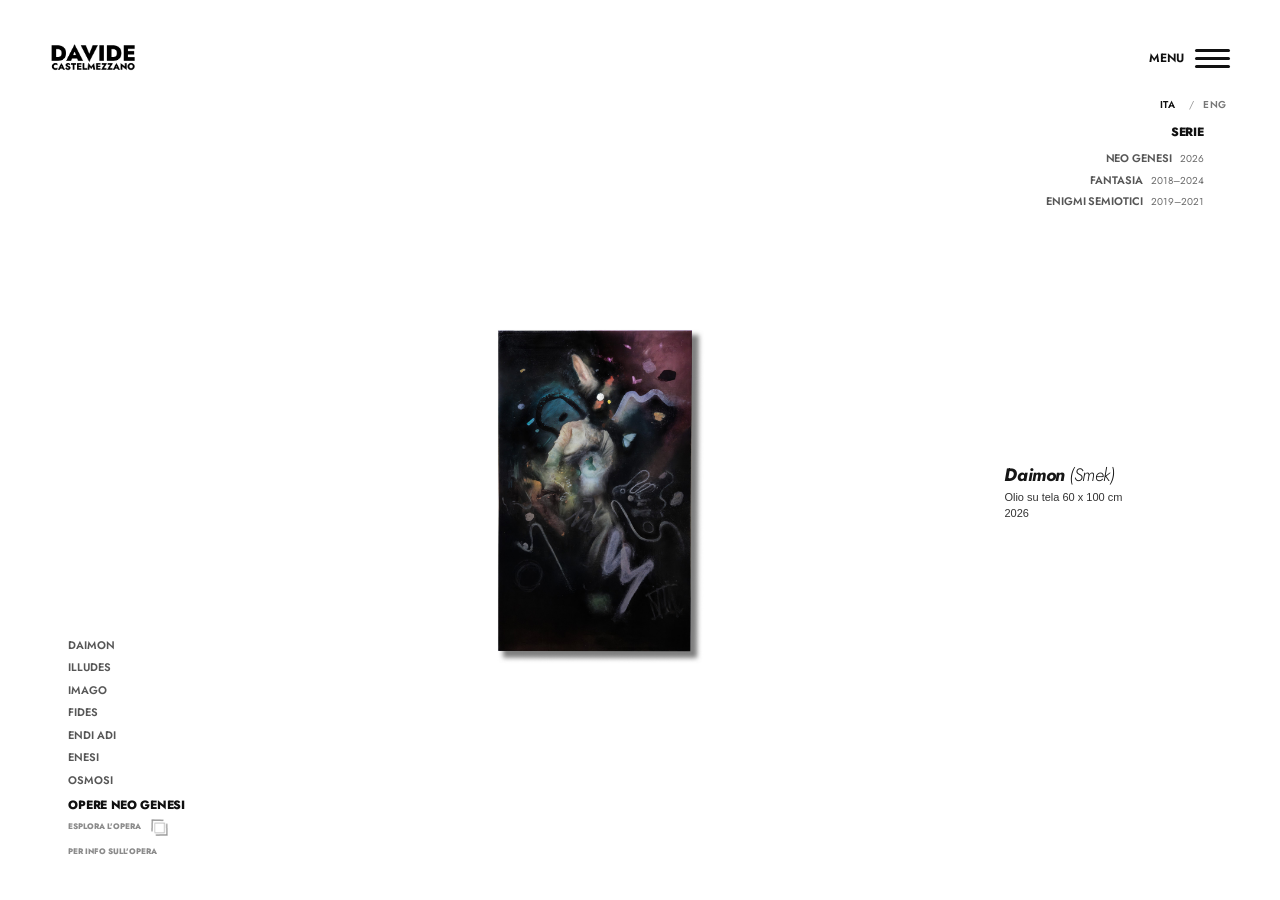
<file: neogenesi/index.html>
<!doctype html>
<html lang="it">
<head>
<base href="../">
<script id="seo217-fixed-base">(function(){var b=document.querySelector('base')||document.createElement('base');if(location.protocol==='file:'){var nested=/\/(?:neogenesi|percorso|altrilavori|ricerca|bio|contatti|privacy|privacy-en|cookies|cookies-en|note-legali|note-legali-en)\/index\.html$/.test(location.pathname);b.href=new URL(nested?'../':'./',location.href).href;}else{b.href=location.pathname.startsWith('/davide-castelmezzano/')?'/davide-castelmezzano/':'/';}if(!b.parentNode)document.head.insertBefore(b,document.head.firstChild)})();</script>
<meta charset="utf-8"><meta name="viewport" content="width=device-width,initial-scale=1"><meta name="theme-color" content="#f8f7f3"><meta name="description" content="Neo Genesi, serie pittorica del 2026 di Davide Castelmezzano. Opere in cui gestualità pittorica e relazioni inattese tra forme e immagini generano nuove configurazioni figurative.">
<title>Neo Genesi (2026) | Dipinti di Davide Castelmezzano</title>
<link rel="canonical" href="https://www.davidecastelmezzano.com/neogenesi/">
<meta name="robots" content="index,follow,max-image-preview:large">
<meta property="og:type" content="article">
<meta property="og:site_name" content="Davide Castelmezzano">
<meta property="og:locale" content="it_IT">
<meta property="og:title" content="Neo Genesi (2026) | Dipinti di Davide Castelmezzano">
<meta property="og:description" content="Neo Genesi, serie pittorica del 2026 di Davide Castelmezzano. Opere in cui gestualità pittorica e relazioni inattese tra forme e immagini generano nuove configurazioni figurative.">
<meta property="og:url" content="https://www.davidecastelmezzano.com/neogenesi/">
<meta property="og:image" content="https://www.davidecastelmezzano.com/MEDIA/preview/opera_daimon.jpg">
<meta name="twitter:card" content="summary_large_image">
<meta name="twitter:title" content="Neo Genesi (2026) | Dipinti di Davide Castelmezzano">
<meta name="twitter:description" content="Neo Genesi, serie pittorica del 2026 di Davide Castelmezzano. Opere in cui gestualità pittorica e relazioni inattese tra forme e immagini generano nuove configurazioni figurative.">
<meta name="twitter:image" content="https://www.davidecastelmezzano.com/MEDIA/preview/opera_daimon.jpg">
<script type="application/ld+json">{"@context":"https://schema.org","@graph":[{"@type":"Person","@id":"https://www.davidecastelmezzano.com/#artist","name":"Davide Castelmezzano","jobTitle":"Pittore contemporaneo","url":"https://www.davidecastelmezzano.com/","birthPlace":{"@type":"Place","name":"Matera, Italia"},"homeLocation":{"@type":"Place","name":"Roma, Italia"},"sameAs":["https://www.instagram.com/davidecastelmezzano/"]},{"@type":"WebSite","@id":"https://www.davidecastelmezzano.com/#website","url":"https://www.davidecastelmezzano.com/","name":"Davide Castelmezzano — Pittura contemporanea","inLanguage":["it","en"],"publisher":{"@id":"https://www.davidecastelmezzano.com/#artist"}},{"@type":"WebPage","@id":"https://www.davidecastelmezzano.com/neogenesi/#webpage","url":"https://www.davidecastelmezzano.com/neogenesi/","name":"Neo Genesi (2026) | Dipinti di Davide Castelmezzano","description":"Neo Genesi, serie pittorica del 2026 di Davide Castelmezzano. Opere in cui gestualità pittorica e relazioni inattese tra forme e immagini generano nuove configurazioni figurative.","inLanguage":"it","isPartOf":{"@id":"https://www.davidecastelmezzano.com/#website"},"about":{"@id":"https://www.davidecastelmezzano.com/#artist"}}]}</script>
<link rel="preconnect" href="https://fonts.googleapis.com"><link rel="preconnect" href="https://fonts.gstatic.com" crossorigin>
<link rel="stylesheet" href="https://fonts.googleapis.com/css2?family=Jost:ital,wght@0,400;0,500;0,600;0,700;1,400;1,500;1,600;1,700&display=swap">
<link rel="stylesheet" href="CSS/rev202_bundle_01.css" id="rev202-style-01">
























<link rel="stylesheet" href="CSS/rev202_bundle_02.css?rev=213" id="rev202-style-02">








<link rel="stylesheet" href="CSS/rev202_bundle_03.css" id="rev202-style-03">








<link rel="stylesheet" href="CSS/rev202_bundle_04.css" id="rev202-style-04">
<link rel="stylesheet" href="CSS/rev202_bundle_05.css" id="rev202-style-05">






























































<link rel="preconnect" href="https://api.fontshare.com" crossorigin>
<link href="https://api.fontshare.com/v2/css?f[]=switzer@400,500,600,700&display=swap" rel="stylesheet">
<link rel="stylesheet" href="CSS/rev202_bundle_06.css" id="rev202-style-06">
<noscript><style>body.site-booting #app{visibility:visible!important}body.site-booting .home139-entry{display:none!important}body.site-booting>.site-header{visibility:visible!important}.seo217-fallback{max-width:72ch;margin:9rem auto 5rem;padding:2rem;line-height:1.7;font:400 1.1rem sans-serif}.seo217-fallback h1{font-size:2rem}</style></noscript>
<style id="seo219-failure-fallback">
body.seo219-direct.seo219-render-failed #app{visibility:visible!important}
body.seo219-direct.seo219-render-failed>.site-header{visibility:visible!important}
body.seo219-direct.seo219-render-failed #home139-entry{display:none!important}
body.seo219-direct.seo219-render-failed .seo217-fallback{max-width:72ch;margin:8rem auto 5rem;padding:2rem;line-height:1.7;font-family:Arial,sans-serif;color:#252525}
body.seo219-direct.seo219-render-failed .seo217-fallback h1{font-size:clamp(2rem,4vw,3rem);line-height:1.2}
</style><script id="seo219-recovery">document.addEventListener('DOMContentLoaded',function(){setTimeout(function(){if(document.body.classList.contains('site-booting')) document.body.classList.add('seo219-render-failed')},900)})</script>
</head>
<body class="site-booting seo219-direct">
<div hidden class="home139-entry" id="home139-entry" role="dialog" aria-label="Davide Castelmezzano. Introduzione al sito" tabindex="-1"><canvas class="intro177-dust" aria-hidden="true"></canvas><canvas class="rev179-morph-film" id="rev179-morph-film" aria-hidden="true"></canvas><div class="intro177-sign" aria-hidden="true"><div class="intro177-eyebrow">PITTURA CONTEMPORANEA</div><div class="intro177-ink"><img class="intro178-paint" id="intro178-paint" alt="" aria-hidden="true" decoding="async"></div></div><button class="rev189-enter" type="button" aria-label="Entra nel sito" title="Entra nel sito"><span class="rev193-orbit-hover" aria-hidden="true"><span class="rev193-orbit-breath"><span class="rev193-outer-ring"></span><span class="rev193-inner-dot"></span></span></span><span class="rev193-cta-label" aria-hidden="true"><span class="rev193-cta-desktop">CLICCA PER ENTRARE</span><span class="rev193-cta-mobile">TOCCA PER ENTRARE</span></span></button></div>
<script id="rev57-immersive-bridge" data-site-source="js-1" src="JAVASCRIPT/01_rev57-immersive-bridge.js"></script>
<header class="site-header"><a class="brand" href="#/" aria-label="Torna alla homepage"><img class="rev178-logo" src="MEDIA/logo_davide.png" alt="Davide Castelmezzano" draggable="false"></a><button type="button" id="menu-toggle" class="menu-toggle" aria-expanded="false" aria-controls="site-nav" aria-label="Apri menu">MENU <span class="rev141-menu-symbol" aria-hidden="true"><i></i><i></i><i></i></span></button><div class="rev198-header-lang" role="group" aria-label="Lingua del sito / Website language"><button type="button" data-lang="it" aria-pressed="true">ITA</button><span class="rev198-lang-sep" aria-hidden="true">/</span><button type="button" data-lang="en" aria-pressed="false">ENG</button></div><nav id="site-nav" class="site-nav" aria-label="Navigazione principale"><a href="#/neogenesi" data-nav="opere">Opere</a><a href="#/ricerca" data-nav="ricerca">Ricerca</a><a href="#/bio" data-nav="bio">Bio / CV</a><a href="#/contatti" data-nav="contatti">Contatti</a><button id="site-series-switch" type="button" aria-label="Scegli un altro percorso pittorico">Serie pittoriche <svg viewBox="0 0 24 24" aria-hidden="true"><path d="m6 9 6 6 6-6"/></svg></button></nav></header>
<main id="app"><article class="seo217-fallback" aria-label="Neo Genesi — Serie pittorica 2026"><h1>Neo Genesi — Serie pittorica 2026</h1><p>Neo Genesi esplora le possibilità che emergono dall’incontro tra forme e immagini apparentemente incompatibili. Attraverso la gestualità pittorica, elementi differenti entrano in relazione, generando configurazioni inattese e nuove possibilità figurative.</p><ul><li>Daimon (Smek)</li><li>Illudes</li><li>Imago</li><li>Fides</li><li>Endi Adi</li><li>Enesi</li><li>Osmosi</li></ul></article><noscript><nav aria-label="Sezioni del portfolio"><a href="#/neogenesi">Neo Genesi</a> · <a href="/altrilavori/">Fantasia</a> · <a href="/percorso/">Enigmi semiotici</a> · <a href="#/ricerca">Ricerca</a> · <a href="#/bio">Biografia</a> · <a href="#/contatti">Contatti</a></nav></noscript><noscript><nav aria-label="Sezioni del portfolio"><a href="/neogenesi/">Neo Genesi</a> · <a href="/altrilavori/">Fantasia</a> · <a href="/percorso/">Enigmi semiotici</a> · <a href="/ricerca/">Ricerca</a> · <a href="/bio/">Biografia</a> · <a href="/contatti/">Contatti</a></nav></noscript></main>
<footer class="site-footer footer31" aria-label="Informazioni, collegamenti legali e crediti">
  <div class="footer31-upper">
    <div class="footer31-brand" aria-label="Davide Castelmezzano, pittore"><strong>DAVIDE<br>CASTELMEZZANO</strong><span>PITTURA CONTEMPORANEA</span></div>
    <div class="footer31-social">
      <a href="https://www.instagram.com/davidecastelmezzano/" target="_blank" rel="noopener noreferrer" aria-label="Instagram di Davide Castelmezzano" title="Instagram">
        <svg aria-hidden="true" viewBox="0 0 24 24" fill="none" stroke="currentColor" stroke-width="1.8"><rect x="3.2" y="3.2" width="17.6" height="17.6" rx="5"/><circle cx="12" cy="12" r="4"/><circle cx="17.5" cy="6.6" r="1" fill="currentColor" stroke="none"/></svg>
      </a>
    </div>
  </div>
  <div class="footer31-lower">
    <div class="footer31-copyright">
      <p>&copy; <span id="year">2026</span> DAVIDE CASTELMEZZANO &middot; TUTTI I DIRITTI RISERVATI</p>
      <p>Le immagini delle opere sono protette dal diritto d'autore.</p>
    </div>
    <nav class="footer31-legal" aria-label="Informazioni legali"><a href="#/privacy">Privacy</a><a href="#/cookies">Cookie</a><a href="#/note-legali">Note legali e crediti</a><a href="#/contatti">Contatti</a></nav>
  </div>
</footer>
<div id="zoom" class="overlay" role="dialog" aria-modal="true" aria-label="Opera ingrandita"><div class="overlay-top"><span class="eyebrow" id="zoom-name">Opera</span><button type="button" class="close" id="zoom-close" aria-label="Chiudi ingrandimento"></button></div><img class="zoom-image" id="zoom-img" alt=""><p id="zoom-caption" class="zoom-caption"></p></div>
<div id="work-viewer" class="work-viewer" role="dialog" aria-modal="true" aria-label="Opera in primo piano" aria-hidden="true">
 <div class="work-viewer-header"><span class="work-viewer-collection" id="viewer-collection">NEO GENESI</span><button class="viewer-close" type="button" id="viewer-close" aria-label="Chiudi la visualizzazione">CHIUDI <span aria-hidden="true">×</span></button></div>
 <div class="work-viewer-center"><button type="button" class="viewer-nav" id="viewer-prev" aria-label="Opera precedente">‹</button><figure class="work-viewer-figure"><img id="viewer-image" alt=""><figcaption><strong id="viewer-title"></strong><span id="viewer-meta"></span></figcaption></figure><button type="button" class="viewer-nav" id="viewer-next" aria-label="Opera successiva">›</button></div>
 <div class="viewer-thumbs-area"><span class="viewer-thumbs-label">ALTRE OPERE <span id="viewer-counter"></span></span><div class="viewer-thumbs" id="viewer-thumbs" aria-label="Seleziona un'altra opera"></div></div>
 </div>
<div id="index" class="overlay" role="dialog" aria-modal="true" aria-label="Indice delle opere"><div class="overlay-top"><span class="eyebrow" id="index-label">Indice delle opere</span><button type="button" class="close" id="index-close" aria-label="Chiudi indice"></button></div><div class="index-list" id="index-list"></div></div>
<script id="script-02" data-site-source="js-2">
/* REV218: Critical gallery media map embedded to prevent incomplete renders when external JS requests fail. */
const A="";
const MEDIA={"ng_smek.jpg":"MEDIA/preview/opera_daimon.jpg","ng_illudes.jpg":"MEDIA/preview/opera_illudes.jpg","ng_imago.jpg":"MEDIA/preview/opera_imago.jpg","ng_fides.jpg":"MEDIA/preview/opera_fides.jpg","ng_endi.jpg":"MEDIA/preview/opera_endiadi.jpg","ng_enesi.jpg":"MEDIA/preview/opera_enesi.jpg","ng_osmosi.jpg":"MEDIA/preview/opera_osmosi.jpg","ng_imago_panel1.jpg":"MEDIA/preview/opera_imago_pannello1.jpg","ng_imago_panel2.jpg":"MEDIA/preview/opera_imago_pannello2.jpg","ng_endi_panel1.jpg":"MEDIA/preview/opera_endiadi_pannello1.jpg","ng_endi_panel2.jpg":"MEDIA/preview/opera_endiadi_pannello2.jpg","arch_domatrice.jpg":"MEDIA/preview/opera_domatrice.jpg","arch_innocenti.jpg":"MEDIA/preview/opera_innocenti.jpg","arch_luogo.jpg":"MEDIA/preview/opera_luogo.jpg","arch_uniti.jpg":"MEDIA/preview/opera_uniti.jpg","arch_identita.jpg":"MEDIA/preview/opera_identita.jpg","arch_caccia.jpg":"MEDIA/preview/opera_caccia.jpg","arch_mistero.jpg":"MEDIA/preview/opera_mistero.jpg","arch_conflitti.webp":"MEDIA/preview/opera_conflitti.jpg","arch_estensioni.webp":"MEDIA/preview/opera_estensioni.jpg","arch_senzatitolo.webp":"MEDIA/preview/opera_fuggi_esperanza.jpg","cinema_illudes.webp":"MEDIA/home_hero_3.webp","rev178_hero1.png":"MEDIA/home_hero_1.webp","rev178_hero2.png":"MEDIA/home_hero_2.jpg","rev178_hero3.png":"MEDIA/home_hero_3.webp","rev178_home_about.jpg":"MEDIA/home_studio.jpg","rev178_home_neo.png":"MEDIA/home_neo_genesi.webp","rev178_contact.png":"MEDIA/contatti.webp","rev178_bio_portrait.jpg":"MEDIA/biografia_ritratto.jpg"};
// REV216: 2560x1440 for gallery; 3840x2160 for the seamless explorer entrance; original masters only once inside the explorer.
const MEDIA_EXPLORE = src => src.replace('MEDIA/preview/opera_', 'MEDIA/explore/opera_');
const MEDIA_HIRES = src => src.replace('MEDIA/explore/opera_', 'MEDIA/hires/opera_');
const ICON={arrow:'<svg aria-hidden="true" viewBox="0 0 24 24" fill="none" stroke="currentColor" stroke-width="1.5" stroke-linecap="round" stroke-linejoin="round"><path d="M4 12h15m-6-6 6 6-6 6"/></svg>',up:'<svg aria-hidden="true" viewBox="0 0 24 24" fill="none" stroke="currentColor" stroke-width="1.6" stroke-linecap="round"><path d="M5 19 19 5M7 5h12v12"/></svg>',down:'<svg aria-hidden="true" viewBox="0 0 24 24" fill="none" stroke="currentColor" stroke-width="1.6" stroke-linecap="round"><path d="M6 9l6 6 6-6"/></svg>',left:'<svg aria-hidden="true" viewBox="0 0 24 24" fill="none" stroke="currentColor" stroke-width="1.6" stroke-linecap="round"><path d="M20 12H4m6-6-6 6 6 6"/></svg>',copy:'<svg aria-hidden="true" viewBox="0 0 24 24" fill="none" stroke="currentColor" stroke-width="1.5" stroke-linejoin="round"><rect x="8" y="8" width="12" height="12" rx="2"/><path d="M16 8V6a2 2 0 0 0-2-2H6a2 2 0 0 0-2 2v8a2 2 0 0 0 2 2h2"/></svg>',mail:'<svg aria-hidden="true" viewBox="0 0 24 24" fill="none" stroke="currentColor" stroke-width="1.5"><rect x="2.7" y="5" width="18.6" height="14" rx="2"/><path d="m3 7 9 7 9-7"/></svg>'};
const cta=(label,to)=>`<a class="cta" href="${to}">${label}${ICON.up}</a>`;
</script>
<script id="script-03" data-site-source="js-3">
/* REV219: critical routing and gallery logic bundled inline, avoids external script dependency during crawl. */


MEDIA['ng_imago_panel1.jpg']='MEDIA/preview/opera_imago_pannello1.jpg';
MEDIA['ng_imago_panel2.jpg']='MEDIA/preview/opera_imago_pannello2.jpg';
MEDIA['ng_endi_panel1.jpg']='MEDIA/preview/opera_endiadi_pannello1.jpg';
MEDIA['ng_endi_panel2.jpg']='MEDIA/preview/opera_endiadi_pannello2.jpg';

const WORKS=[
 {title:'Smek',year:'2026',medium:'Olio su tela',size:'60 × 100 cm',src:'ng_smek.jpg'},
 {title:'Illudes',year:'2026',medium:'Olio su tela',size:'80 × 100 cm',src:'ng_illudes.jpg'},
 {title:'Imago',year:'2026',medium:'Olio su tavola · Dittico',size:'40 × 50 cm ciascun pannello · 40 × 100 cm complessivi',src:'ng_imago.jpg'},
 {title:'Fides',year:'2026',medium:'Olio su tavola',size:'65 × 110 cm',src:'ng_fides.jpg'},
 {title:'Endi Adi',year:'2026',medium:'Olio su tela · Dittico',size:'55 × 60 cm ciascun pannello · 55 × 120 cm complessivi',src:'ng_endi.jpg'},
 {title:'Enesi',year:'2026',medium:'Olio su tela',size:'75 × 85 cm',src:'ng_enesi.jpg'},
 {title:'Osmosi',year:'2026',medium:'Olio su plexiglass',size:'30 × 40 cm',src:'ng_osmosi.jpg'}
];
const ARCHIVE=[
 {title:"Domatrice di incubi",year:"2024",medium:"Olio su tela",size:"35 × 50 cm",src:"arch_domatrice.jpg"},
 {title:"Innocenti realtà",year:"2023",medium:"Olio su tela",size:"35 × 65 cm",src:"arch_innocenti.jpg"},
 {title:"Un luogo per tutti",year:"2022",medium:"Olio su tela",size:"60 × 90 cm",src:"arch_luogo.jpg"},
 {title:"Uniti nel momento del bisogno",year:"2022",medium:"Olio su tela",size:"60 × 100 cm",src:"arch_uniti.jpg"},
 {title:"Identità antropomorfe",year:"2021",medium:"Olio su tela",size:"110 × 160 cm",src:"arch_identita.jpg"},
 {title:"Caccia all'artefice",year:"2021",medium:"Olio su tela",size:"35 × 45 cm",src:"arch_caccia.jpg"},
 {title:"Mistero della seduzione",year:"2019",medium:"Olio su tela",size:"80 × 80 cm",src:"arch_mistero.jpg"},
 {title:"Conflitti d'amore",year:"2018",medium:"Olio su tela",size:"80 × 60 cm",src:"arch_conflitti.webp"},
 {title:"Estensioni interiori",year:"2019",medium:"Olio su tela",size:"60 × 80 cm",src:"arch_estensioni.webp"},
 {title:"Fuggi Esperanza",year:"2018",medium:"Olio su tela",size:"60 × 110 cm",src:"arch_senzatitolo.webp"}
];
const STATEMENT_GENERAL=[
'La ricerca pittorica nasce dall’interesse per ciò che può emergere dall’incontro tra immagini, forme e linguaggi visivi differenti. Al centro del lavoro vi è la possibilità che elementi apparentemente distanti, entrando in relazione, possano trasformarsi reciprocamente e dare origine a configurazioni inattese.',
'Il processo creativo si sviluppa attraverso un confronto continuo tra intenzione, intuizione e sperimentazione. Associazioni, contrasti e coincidenze visive diventano occasioni per esplorare nuove relazioni, lasciando che quanto emerge durante il lavoro possa suggerire direzioni impreviste e modificare le scelte iniziali.'
];
const STATEMENT_SERIES=[
'Neo Genesi nasce dall’esigenza di superare la costruzione narrativa che aveva caratterizzato parte della produzione precedente e di esplorare altre possibilità di formazione dell’immagine.',
'Il progetto prende avvio dalla selezione e dall’assemblaggio digitale di frammenti della tradizione pittorica occidentale. Sottratti ai loro contesti originari, questi elementi vengono ricombinati fino a generare configurazioni pareidoliche che, attraverso la pittura, acquistano corpo e presenza materiale.',
'Con lo sviluppo della serie, queste configurazioni smettono progressivamente di rappresentare un punto d’arrivo. L’introduzione di linee sinuose e interventi gestuali, seguita dalla sperimentazione con stencil utilizzati in positivo e in negativo, apre ulteriori possibilità di relazione tra linguaggi visivi differenti.',
'La figurazione, il gesto, l’astrazione e la componente informale non concorrono soltanto ad accrescere la complessità dell’immagine, ma alla costruzione di un nuovo equilibrio pittorico. Pur mantenendo le proprie differenze, questi linguaggi convivono e si trasformano reciprocamente, dando origine a un’unità visiva che non coincide con la semplice somma delle sue parti.',
'Da questa convivenza, anche tra linguaggi apparentemente contrastanti, emerge un’armonia inattesa che rappresenta una possibilità pittorica nuova rispetto alla produzione precedente.'
];
const BIO=[
'Davide Castelmezzano nasce a Matera nel 1992. Vive e lavora a Roma, dove si trasferisce nel 2012 per intraprendere gli studi di Pittura presso l’Accademia di Belle Arti, dopo aver conseguito il diploma al Liceo Artistico Statale Carlo Levi di Matera.',
'Durante la formazione accademica studia con Moreno Bondi e Vincenzo Scolamiero, approfondendo le tecniche pittoriche tradizionali, con particolare attenzione alla pittura fiamminga, rinascimentale e veneta. Nel 2017 consegue il diploma accademico di primo livello in Pittura con una tesi dedicata all’immaginario visivo e onirico di Federico Fellini. Nel 2020 consegue il diploma accademico di secondo livello con 110 e lode, sviluppando una ricerca sulla deformazione antropomorfa.',
'La sua prima produzione si caratterizza per un linguaggio figurativo fantastico, nel quale figure umane, animali e oggetti vengono associati all’interno di composizioni complesse. Attraverso il disegno libero e una pittura costruita per successive stratificazioni, realizza immagini nelle quali elementi apparentemente incongruenti suggeriscono narrazioni possibili, senza rappresentare necessariamente storie definite.',
'In questa fase approfondisce il proprio interesse per la pittura di Riccardo Tommasi Ferroni e frequenta lo studio del figlio Giovanni Tommasi Ferroni, con il quale instaura un rapporto di stima e confronto artistico, ricevendo indicazioni e consigli sui materiali e sui procedimenti pittorici.',
'Successivamente matura l’esigenza di superare la dimensione narrativa, orientando la propria ricerca verso nuove possibilità di costruzione dell’immagine. Questo cambiamento trova espressione in Neo Genesi (2026), progetto nel quale frammenti della tradizione figurativa, sperimentazione digitale e differenti procedimenti pittorici concorrono alla formazione di immagini caratterizzate dalla convivenza di registri visivi eterogenei.',
'Nel corso della sua attività partecipa a esposizioni collettive in Italia e all’estero, tra cui Multi-Narrative: Painting in Coexistence presso la China Academy of Art di Hangzhou (2021), Incipit surrealtà a Roma e Matera (2024) e Geopolitica: trasformazioni e sviluppi presso la Galleria Plus Art Pulse di Roma (2026). Nel 2026 riceve una segnalazione della giuria alla XVII edizione del Premio Combat, con pubblicazione nel catalogo ufficiale.'
];
const OLD_CV=[['2026','Geopolitica: trasformazioni e sviluppi — Galleria Plus Art Pulse, Roma'],['2025','Premio di pittura Giovanni Colacicchi — Galleria AAIE, Roma'],['2025','Nel sogno del fantastico — Galleria Viva, Soriano nel Cimino'],['2024','A tre voci — a cura di Robertomaria Siena, Spazio Urano, Roma'],['2024','Incipit surrealtà — Roma e Matera'],['2021','Multi-Narrative: Painting in Coexistence — China Academy of Art, Hangzhou, Cina']];


</script>
<script id="script-04" data-site-source="js-4">
/* REV219: critical routing and gallery logic bundled inline, avoids external script dependency during crawl. */

const app=document.getElementById('app');const reduced=matchMedia('(prefers-reduced-motion: reduce)');const email='davidecastelmezzano@yahoo.com';
let artworkIndex=0,cleanup=()=>{},lastFocus=null,animating=false;let viewerIndex=0,viewerBusy=false,viewerFocus=null;
const cvSections=[
 ['Mostre',[
 ['2026','Geopolitica: trasformazioni e sviluppi, Galleria Plus Art Pulse, Roma.'],
 ['2025','Premio di pittura Giovanni Colacicchi, Galleria AAIE, Roma.'],
 ['2025','Premio di pittura Giovanni Colacicchi, Ala Nobile del Palazzo Comunale, Sabaudia.'],
 ['2025','Nel sogno del fantastico, Galleria Viva, Soriano nel Cimino.'],
 ['2025','OpenArt Now 50x50, Aurora Boreale Associazione Culturale, Roma.'],
 ['2024','A tre voci, a cura di Robertomaria Siena, Spazio Urano, Roma.'],
 ['2024','Arte è Bellezza, Sale del Palazzo Comunale, Bolsena.'],
 ['2024','Arte è Bellezza. La forza del puro. Omaggio ad Alberini, Palazzo Nuzzi, Orte.'],
 ['2024','Arte è Bellezza. Le nuove frontiere dell’arte, Scuderie di Palazzo Chigi Albani, Soriano nel Cimino.'],
 ['2024','Incipit surrealtà, a cura di Robertomaria Siena, La Design.aTa Art Gallery, Roma.'],
 ['2024','Incipit surrealtà, a cura di Robertomaria Siena, Scuderie di Palazzo Malvinni-Malvezzi, Matera.'],
 ['2024','25° Anniversario Galería Artelibre, esposizione virtuale internazionale, Galería Artelibre, Spagna; pubblicazione nel Tomo I – Catalogo Rosso.'],
 ['2021','Multi-Narrative: Painting in Coexistence, China Academy of Art, Hangzhou, Cina.']]],
 ['Residenze', [['2024','Residenza Arte è Bellezza, con il patrocinio del Ministero della Cultura, Soriano nel Cimino (VT), Italia.']]],
 ['Riconoscimenti', [['2026','Premio Combat – 17ª edizione, segnalazione della giuria e pubblicazione nel catalogo ufficiale.'],['2022','Luxembourg Art Prize, Certificato di Merito Artistico, Pinacothèque du Luxembourg.']]],
 ['Pubblicazioni', [['2025','Panta Rei Editoriale, articolo dedicato all’opera La Domatrice di Incubi.'],['2024','Pubblicazione nel Tomo I – Catalogo Rosso, Galería Artelibre.'],['2023','Guía de Arte LEONARDO 2023, pagina monografica, Galería Artelibre.']]],
 ['Formazione', [['2020','Diploma accademico di secondo livello in Pittura, Accademia di Belle Arti di Roma, 110 e lode.'],['2017','Diploma accademico di primo livello in Pittura, Accademia di Belle Arti di Roma.']]]
];
function ps(a){return a.map(s=>`<p>${s}</p>`).join('')}
function extensible(items,visible=1,id='more'){return `<div class="prose" id="${id}">${ps(items.slice(0,visible))}<div class="extra" hidden>${ps(items.slice(visible))}</div><button type="button" class="toggle-more" aria-expanded="false" data-toggle="${id}"><span>Leggi tutto</span>${ICON.down}</button></div>`}
function home(){return `<article class="page home art-home home139" aria-label="Davide Castelmezzano, pittura">
<section class="art-hero home139-hero" id="hero-scroll-intro" aria-label="Dettagli pittorici di Smek e Illudes">
 <div class="home139-slides" aria-hidden="true">
  <img class="home139-slide is-active" data-art="Smek" src="${MEDIA['rev178_hero1.png']}" alt="" fetchpriority="high" decoding="async">
  <img class="home139-slide" data-art="Illudes — nuovo dettaglio" src="${MEDIA['rev178_hero2.png']}" alt="" decoding="async">
  <img class="home139-slide" data-art="Illudes" src="${MEDIA['rev178_hero3.png']}" alt="" decoding="async">
 </div>
</section>
<section class="art-about home139-about" id="studio-home" aria-labelledby="art-about-title">
 <div class="art-about-left"><div class="art-about-copy home139-about-copy">
  <h1 id="art-about-title" class="home139-statement"><span>IMMAGINI IN</span><span>DIVENIRE</span></h1>
  <h2 class="home139-about-label">CHI SONO ?</h2>
  <p>Davide Castelmezzano (Matera, 1992) vive e lavora a Roma. La sua ricerca pittorica esplora le possibilità di trasfigurazione fantastica dell’immagine attraverso il dialogo tra gestualità pittorica e pareidolia.</p>
  <a class="art-about-link" href="#/bio">Davide</a>
 </div></div>
 <figure class="art-about-picture"><img src="${MEDIA['rev178_home_about.jpg']}" alt="Davide Castelmezzano nel suo studio di pittura" loading="lazy" decoding="async"></figure>
</section>
<section class="art-neo home139-neo" id="neogenesi-intro" aria-labelledby="art-neo-title">
 <img class="art-neo-painting" src="${MEDIA['rev178_home_neo.png']}" alt="Dettaglio originale di Illudes" loading="lazy" decoding="async">
 <div class="art-neo-shade" aria-hidden="true"></div>
 <div class="home139-neo-content">
  <div class="home139-neo-title"><h1 id="art-neo-title"><span>NEO</span><span>GENESI</span></h1><span class="home139-neo-serie">Serie</span></div>
  <div class="home139-neo-info"><h2>SERIE PITTORICA 2026</h2>
  <p>Neo Genesi esplora le possibilità che emergono dall’incontro tra forme e immagini apparentemente incompatibili. Attraverso la gestualità pittorica, elementi differenti entrano in relazione, generando configurazioni inattese e nuove possibilità figurative.</p>
  <a href="#/neogenesi" class="home139-neo-link">SCOPRI</a></div>
 </div>
</section></article>`}


// Only Neo Genesi is an established SERIES. The other two entrances are chronological/editorial groups.
const EARLY_TITLES=['Identità antropomorfe','Mistero della seduzione','Estensioni interiori'];
const EARLY=EARLY_TITLES.map(title=>ARCHIVE.find(work=>work.title===title)).filter(Boolean);
const OTHER=ARCHIVE.filter(work=>!EARLY_TITLES.includes(work.title));
const COLLECTIONS={
 neogenesi:{name:'Neo Genesi',title:'Neo <em>Genesi.</em>',banner:'cinema_illudes.webp',desc:'Dalla convivenza di linguaggi visivi differenti emerge un nuovo equilibrio pittorico.',items:WORKS,cat:'SERIE / 2026'},
 percorso:{name:'Enigmi semiotici',title:'Enigmi<br><em>semiotici.</em>',banner:'arch_identita.jpg',desc:'Opere realizzate tra il 2019 e il 2021.',items:EARLY,cat:'2019–2021'},
 altrilavori:{name:'Fantasia',title:'Fantasia.',banner:'arch_domatrice.jpg',desc:'Opere realizzate tra il 2018 e il 2024.',items:OTHER,cat:'2018–2024'}
};
const galleryEntries=()=>COLLECTIONS[getPage()]?.items||WORKS;
function gallery(){
 const route=getPage(),c=COLLECTIONS[route]||COLLECTIONS.neogenesi;
 const w=c.items[0];
 const name=w.title==='Smek'?'Daimon (Smek)':w.title;
 const nameHtml=w.title==='Smek'?'Daimon <span class="rev180-smek">(Smek)</span>':name;
 const seriesName={'neogenesi':'NEO GENESI','percorso':'ENIGMI SEMIOTICI','altrilavori':'FANTASIA'}[route]||'NEO GENESI';
 return `<article class="page rev155-gallery" aria-label="Opere di Davide Castelmezzano">
  <section class="rev155-scene" id="rev155-scene" aria-label="Spazio espositivo">
   <div class="rev155-series" id="rev155-series">
    <button class="rev155-heading rev155-series-toggle" id="rev155-series-toggle" type="button" aria-expanded="true" aria-controls="rev155-series-list">SERIE</button>
    <div class="rev155-series-list rev155-disclosure" id="rev155-series-list">
     <button type="button" class="rev155-series-choice ${route==='neogenesi'?'is-active':''}" data-series="neogenesi">NEO GENESI <span>2026</span></button>
     <button type="button" class="rev155-series-choice ${route==='altrilavori'?'is-active':''}" data-series="altrilavori">FANTASIA <span>2018–2024</span></button>
     <button type="button" class="rev155-series-choice ${route==='percorso'?'is-active':''}" data-series="percorso">ENIGMI SEMIOTICI <span>2019–2021</span></button>
    </div>
   </div>
   <div class="rev155-art-zone" id="rev155-art-zone" aria-label="Opera principale; scorri per sfogliare">
    <div class="rev156-world" id="rev156-world">
     <button type="button" id="rev155-artwork" class="rev155-artwork" aria-label="Avvicina l'opera ${name}" aria-pressed="false">
      <span class="rev155-photo-shell" id="rev155-photo-shell"><img id="rev155-image" class="rev155-photo" src="${MEDIA[w.src]}" alt="${name}" draggable="false" decoding="async"></span>
     </button>
    </div>
   </div>
   <div class="rev155-work-info" id="rev155-work-info" aria-live="polite">
    <h1 id="rev155-title">${nameHtml}</h1><p id="rev155-medium">${[w.medium,w.size].filter(Boolean).join(' ')}</p><p id="rev155-year">${w.year||''}</p>
    <div id="rev162-panels" class="rev162-panels" role="group" aria-label="Visualizzazione del dittico" hidden>
     <button type="button" data-panel="0" aria-pressed="true" title="Visualizza entrambi i pannelli">INTERO</button>
     <button type="button" data-panel="1" aria-pressed="false" title="Visualizza il pannello 1">1</button>
     <button type="button" data-panel="2" aria-pressed="false" title="Mostra o nascondi il pannello 2">2</button>
    </div>
   </div>
   <div class="rev155-works" id="rev155-works">
    <button type="button" class="rev155-heading rev155-works-toggle" id="rev155-works-toggle" aria-expanded="true" aria-controls="rev155-works-list">OPERE ${seriesName}</button>
    <div class="rev155-works-list rev155-disclosure" id="rev155-works-list"></div>
   </div>
   <div class="rev155-actions">
    <button id="rev155-explore" type="button" aria-label="Esplora l'opera a schermo intero"><span>ESPLORA L'OPERA</span><img class="rev159-explore-icon" src="MEDIA/icona_esplora.png" width="39" height="38" alt="" aria-hidden="true"></button>
    <a href="#/contatti" id="rev155-enquire">PER INFO SULL'OPERA</a>
   </div>
  </section>
  <div class="rev155-immersive" id="rev155-immersive" role="dialog" aria-modal="true" aria-label="Esplorazione dell'opera" hidden>
   <div class="rev155-immersive-canvas" id="rev155-immersive-canvas" aria-label="Trascina per esplorare la pittura"><img id="rev155-immersive-image" alt="Dettaglio di ${name}" draggable="false" decoding="async"></div>
   <button class="rev155-immersive-back" id="rev155-back" type="button">TORNA INDIETRO</button>
   <span class="rev155-immersive-caption" id="rev155-immersive-caption">${name}</span>
  </div>
 </article>`;
}

function research(){
 const paras=arr=>arr.map(p=>`<p>${p}</p>`).join('');
 return `<article class="page research24" aria-label="Ricerca artistica">
 <div class="research24-track" id="research24-track"><div class="research24-stage" id="research24-stage">
  <video class="research24-video first" id="research24-v1" autoplay muted playsinline loop preload="metadata" poster="MEDIA/ricerca_poster.webp" aria-hidden="true"><source src="MEDIA/ricerca_rev204.mp4" type="video/mp4"></video>
  <video class="research24-video second" id="research24-v2" autoplay muted playsinline loop preload="metadata" poster="MEDIA/neo_genesi_poster.webp" aria-hidden="true"><source src="MEDIA/neo_genesi_hq.mp4" type="video/mp4"></video>
  <div class="research24-shade"></div><div class="research24-grain"></div>
  <section class="research24-scene first" id="research24-general" aria-labelledby="research24-general-heading">
   <video class="research24-mobile-film" autoplay muted loop playsinline preload="metadata" poster="MEDIA/ricerca_poster.webp" aria-hidden="true"><source src="MEDIA/ricerca_rev204.mp4" type="video/mp4"></video>
   <div class="research24-contents"><h1 class="research24-title" id="research24-general-heading">RICERCA</h1>
   <div class="research24-cols" lang="it">${paras(STATEMENT_GENERAL)}</div></div>
  </section>
  <section class="research24-scene second" id="research24-neo" aria-labelledby="research24-neo-heading">
   <video class="research24-mobile-film" autoplay muted loop playsinline preload="metadata" poster="MEDIA/neo_genesi_poster.webp" aria-hidden="true"><source src="MEDIA/neo_genesi_hq.mp4" type="video/mp4"></video>
   <div class="research24-contents"><h2 class="research24-title" id="research24-neo-heading">NEO GENESI</h2>
   <div class="research24-cols" lang="it">${paras(STATEMENT_SERIES)}</div></div>
  </section>
 </div></div>

 </article>`;
}
function bio(){
 const paragraphs=BIO.map(p=>`<p>${p}</p>`).join('');
 return `<article class="page bio25-page" aria-label="Biografia e curriculum di Davide Castelmezzano">
 <section class="bio25-immersive" aria-label="L'artista, biografia e curriculum">
   <img class="bio25-photograph" src="${MEDIA["rev178_bio_portrait.jpg"]}" alt="Davide Castelmezzano al lavoro nel suo studio a Roma" fetchpriority="high">
   <div class="bio25-shadow" aria-hidden="true"></div>
   <div class="bio25-frame">
      <div class="bio25-shell">
        <div class="bio25-content">
          <div class="bio25-tabs" role="tablist" aria-label="Percorso dell'artista">
           <button type="button" class="bio25-tab is-active" id="bio25-tab-bio" role="tab" aria-selected="true" aria-controls="bio25-pane-bio" data-bio-tab="bio">BIOGRAFIA</button>
           <button type="button" class="bio25-tab" id="bio25-tab-cv" role="tab" aria-selected="false" aria-controls="bio25-pane-cv" data-bio-tab="cv">CURRICULUM</button>
          </div>
          <section id="bio25-pane-bio" role="tabpanel" aria-labelledby="bio25-tab-bio" class="bio25-panel is-active" data-bio-panel="bio">
           <h1 class="bio25-title">BIOGRAFIA</h1>
           <div class="bio25-columns" lang="it">${paragraphs}</div>
          </section>
          <section id="bio25-pane-cv" role="tabpanel" aria-labelledby="bio25-tab-cv" class="bio25-panel" data-bio-panel="cv" hidden>
           <h2 class="bio25-title">CURRICULUM VITAE</h2>
           <div class="bio25-cv-scroll" tabindex="0" aria-label="Curriculum completo, scorri per leggere">
            ${cvSections.map(([heading,entries])=>`<section class="bio25-cv-group"><h3>${heading}</h3>${entries.map(([year,desc])=>`<div class="bio25-cv-row"><span>${year}</span><p>${desc}</p></div>`).join('')}</section>`).join('')}
           </div>
          </section>
        </div>
      </div>
   </div>
 </section>
 </article>`;
}
function contact(){return `<article class="page contact109" aria-label="Contatti">
<div class="contact109-visual" aria-hidden="true">
 <div class="contact109-slide current" data-art="0"><img src="${MEDIA['rev178_contact.png']}" alt="" fetchpriority="high" decoding="async"/></div>
</div>
<div class="contact109-shade" aria-hidden="true"></div>
<div class="contact109-columns">
 <section class="contact109-story" aria-labelledby="contact109-title">
  <div class="contact109-center"><h1 id="contact109-title">RESTIAMO <em>in contatto.</em></h1>
   <p>Per proposte espositive, collaborazioni o richieste relative alla mia ricerca pittorica, puoi scrivermi qui.</p></div>
 </section>
 <section class="contact109-area" aria-label="Modulo di contatto"><div class="contact109-inner">
  <div class="contact109-form-top"><h2>Scrivimi<span>.</span></h2><p>Campi obbligatori *</p></div>
  <p class="contact109-invite">Compila il modulo per inviarmi un messaggio.</p>
  <form id="contact109-form" method="post" action="#" novalidate>
   <div class="contact109-row">
    <div class="contact109-field"><label for="contact109-name">NOME E COGNOME *</label><input name="name" id="contact109-name" autocomplete="name" required maxlength="120" placeholder="Come ti chiami"/></div>
    <div class="contact109-field"><label for="contact109-email">INDIRIZZO EMAIL *</label><input type="email" name="email" id="contact109-email" autocomplete="email" required maxlength="254" placeholder="nome@esempio.com"/></div>
   </div>
   <input type="hidden" name="subject" value="Messaggio dal sito"/>
   <div class="contact109-field"><label for="contact109-message">IL TUO MESSAGGIO *</label><textarea name="message" id="contact109-message" required minlength="10" maxlength="4000" placeholder="Raccontami brevemente la tua proposta o richiesta..."></textarea></div>
   <input name="_gotcha" class="contact109-trap" type="text" aria-label="Lascia vuoto" autocomplete="off" tabindex="-1"/>
   <button class="contact109-send" type="submit">INVIA IL MESSAGGIO <svg viewBox="0 0 24 24" aria-hidden="true"><path d="M3 12h17M13 5l7 7-7 7"/></svg></button>
   <p class="contact109-notice" id="contact109-notice" aria-live="polite" role="status"></p>
   <p class="contact109-privacy">I dati inseriti saranno utilizzati soltanto per rispondere alla richiesta. <a href="#/privacy">Privacy</a></p>
  </form>
  <div class="contact109-secondary" aria-label="Collegamenti diretti">
  <div class="contact109-channels">
   <a href="https://www.instagram.com/davidecastelmezzano/" target="_blank" rel="noopener noreferrer" aria-label="Instagram" title="Instagram"><svg viewBox="0 0 24 24" fill="none" stroke="currentColor" stroke-width="1.6" stroke-linecap="round" stroke-linejoin="round" aria-hidden="true"><rect x="3.1" y="3.1" width="17.8" height="17.8" rx="5"/><circle cx="12" cy="12" r="4"/><circle cx="17.5" cy="6.7" r=".9" fill="currentColor" stroke="none"/></svg></a>
   <a href="mailto:${email}" aria-label="Scrivi un'email" title="Email"><svg viewBox="0 0 24 24" fill="none" stroke="currentColor" stroke-width="1.65" stroke-linecap="round" stroke-linejoin="round" aria-hidden="true"><circle cx="12" cy="12" r="4"/><path d="M16 8v5.3c0 1.7 2.4 2.6 3.6.8C24.1 6.8 17.9 2.4 12 2.4a9.6 9.6 0 1 0 6.7 16.5"/></svg></a>
  </div>
 </div>
 </div></section>
</div></article>`;}

const legal31Pages={"privacy":()=>"<article class=\"page legal31\" lang=\"it\" aria-label=\"Privacypolicy.\"><div class=\"legal31-head\"><span class=\"legal31-eyebrow\">INFORMAZIONI LEGALI / DAVIDE CASTELMEZZANO</span></div><div class=\"legal31-body\"><h1>Privacy<br><em>policy.</em></h1><div class=\"legal31-content\"><h2>1. Titolare del trattamento</h2><p>Il titolare del trattamento dei dati personali raccolti direttamente attraverso questo portfolio è <strong>Davide Castelmezzano</strong>, pittore indipendente, operante a Roma (Italia). Per contatti e richieste relative alla protezione dei dati: <a href=\"mailto:davidecastelmezzano@yahoo.com\">davidecastelmezzano@yahoo.com</a>.</p><h2>2. Dati trattati e finalità</h2><p><strong>Visita del sito.</strong> Il portfolio è pubblicato su GitHub Pages. GitHub dichiara di registrare e conservare, per finalità di sicurezza, gli indirizzi IP dei visitatori dei siti GitHub Pages. Possono essere trattati altri dati tecnici di connessione necessari alla distribuzione dei contenuti. Il proprietario del portfolio non ha predisposto un sistema proprio di registrazione degli IP dei visitatori. Per le operazioni e i tempi di conservazione gestiti da GitHub si veda la sua <a href=\"https://docs.github.com/en/site-policy/privacy-policies/github-general-privacy-statement\" target=\"_blank\" rel=\"noopener noreferrer\">informativa privacy</a>.</p><p><strong>Richieste e corrispondenza.</strong> Se scrivi all&#x27;artista, vengono utilizzati il tuo nome (se indicato), l&#x27;indirizzo email, il testo del messaggio e gli eventuali allegati per rispondere e gestire la richiesta. Il modulo Contatti, nella configurazione attuale, prepara un messaggio nel tuo programma di posta elettronica: l&#x27;invio avviene da lì, senza trasmissione dei campi a un server applicativo del sito.</p><p><strong>Preferenza di lingua.</strong> Il browser può memorizzare localmente IT o EN per riproporre la lingua scelta nelle visite successive. L&#x27;impostazione non viene usata dal sito per identificare o profilare i visitatori.</p><h2>3. Basi giuridiche</h2><p>La gestione delle comunicazioni spontanee è basata sul <strong>legittimo interesse</strong> dell&#x27;artista a rispondere e mantenere la corrispondenza (art. 6, par. 1, lett. f, GDPR); se il messaggio riguarda una richiesta precontrattuale, può applicarsi anche l&#x27;art. 6, par. 1, lett. b. Il legittimo interesse alla disponibilità e sicurezza del sito riguarda i trattamenti tecnici riconducibili al gestore; GitHub descrive nella propria informativa le basi giuridiche delle operazioni svolte sotto la propria responsabilità. La scelta della lingua è funzionale a un servizio espressamente richiesto dall&#x27;utente.</p><h2>4. Hosting, caratteri tipografici e link esterni</h2><p>Il sito utilizza <strong>GitHub Pages</strong> per l&#x27;hosting, <strong>Google Fonts</strong> per il carattere Jost e <strong>Fontshare</strong> per Switzer. Al caricamento dei caratteri, il browser contatta i server di tali fornitori, ai quali possono essere comunicati l&#x27;indirizzo IP e dati tecnici della richiesta. Le informazioni di trattamento dei rispettivi fornitori sono consultabili nelle loro informative: <a href=\"https://docs.github.com/en/site-policy/privacy-policies/github-general-privacy-statement\" target=\"_blank\" rel=\"noopener noreferrer\">GitHub</a>, <a href=\"https://policies.google.com/privacy\" target=\"_blank\" rel=\"noopener noreferrer\">Google</a>, <a href=\"https://www.fontshare.com/privacy\" target=\"_blank\" rel=\"noopener noreferrer\">Fontshare</a>.</p><p>Il collegamento a Instagram apre una piattaforma esterna soltanto se viene selezionato; il trattamento successivo dipende dalle condizioni della piattaforma. Il sito non include un pixel pubblicitario o un sistema di analisi delle visite gestito dall&#x27;artista.</p><h2>5. Destinatari, trasferimenti e conservazione</h2><p>Possono ricevere dati tecnici GitHub e i fornitori dei caratteri online; i messaggi email sono trattati anche dal fornitore di posta elettronica dell&#x27;artista (<strong>Yahoo Mail</strong>) e da quello scelto dal mittente. Questi operatori possono trattare dati anche fuori dallo Spazio economico europeo, nei limiti e con le garanzie indicati nelle rispettive informative e secondo la disciplina applicabile ai trasferimenti internazionali.</p><p>Le richieste ricevute vengono conservate per la durata dello scambio e, in assenza di una collaborazione o di una necessità documentata, per non oltre <strong>24 mesi dall&#x27;ultima comunicazione</strong>; eventuali obblighi di legge o esigenze di tutela dei diritti possono richiedere tempi diversi. La conservazione dei log tecnici gestiti autonomamente dai fornitori segue le rispettive politiche, sulle quali l&#x27;artista non determina direttamente la durata.</p><h2>6. Conferimento, diritti e reclamo</h2><p>La consultazione del sito non richiede registrazione. Contattare l&#x27;artista è facoltativo; per ricevere una risposta occorre indicare un recapito. Nei casi previsti dal GDPR puoi chiedere accesso, rettifica, cancellazione, limitazione, opposizione e portabilità dei dati. Puoi scrivere a <a href=\"mailto:davidecastelmezzano@yahoo.com\">davidecastelmezzano@yahoo.com</a> e presentare reclamo al <a href=\"https://www.garanteprivacy.it/\" target=\"_blank\" rel=\"noopener noreferrer\">Garante per la protezione dei dati personali</a>. Il sito non adotta decisioni automatizzate o profilazione degli interessati.</p><h2>7. Cookie e aggiornamenti</h2><p>Le informazioni su cookie e memorie locali sono disponibili nella <a href=\"#/cookies\">Cookie Policy</a>. Questa informativa è aggiornata quando cambiano i servizi utilizzati o le modalità di trattamento dei dati.</p><p class=\"legal31-update\">Ultimo aggiornamento: 24 novembre 2026</p></div></div></article>","cookies":()=>"<article class=\"page legal31\" lang=\"it\" aria-label=\"Cookiepolicy.\"><div class=\"legal31-head\"><span class=\"legal31-eyebrow\">INFORMAZIONI LEGALI / DAVIDE CASTELMEZZANO</span></div><div class=\"legal31-body\"><h1>Cookie<br><em>policy.</em></h1><div class=\"legal31-content\"><h2>1. Cookie e strumenti analoghi</h2><p>Nel codice di questa versione del sito non sono stati integrati sistemi di pubblicità comportamentale, pixel di profilazione o piattaforme di misurazione degli accessi. Il sito non imposta tramite JavaScript cookie di profilazione.</p><p>La visualizzazione del portfolio può comunque richiedere dati di connessione ai servizi utilizzati per ospitarlo e per caricare i caratteri tipografici; questa circostanza è distinta dall&#x27;uso di cookie.</p><h2>2. Preferenza lingua nel browser</h2><p>Per ricordare la scelta IT/EN il sito utilizza la memoria locale del browser (<strong>localStorage</strong>, chiave davide-language-v1, valore it oppure en). Non contiene nome, email o identificativi pubblicitari, non ha una scadenza automatica e permane fino alla cancellazione dei dati del sito nel browser o a un aggiornamento della preferenza. La sua funzione è esclusivamente tecnica.</p><h2>3. Servizi esterni</h2><p>GitHub Pages eroga le pagine; Google Fonts e Fontshare forniscono i caratteri Jost e Switzer. I relativi collegamenti possono comportare scambi di dati tecnici con terze parti. Le eventuali impostazioni di archiviazione operate direttamente dai fornitori dipendono dai rispettivi servizi e non sono controllate dal codice del portfolio. Per i dettagli si rimanda alla <a href=\"#/privacy\">Privacy Policy</a> e alle informative dei fornitori.</p><h2>4. Consenso e gestione</h2><p>Per le sole preferenze tecniche sopra descritte non è previsto un banner di consenso: le indicazioni del Garante non lo richiedono per gli strumenti tecnici necessari. Puoi gestire o cancellare i dati locali dalle impostazioni del tuo browser. Se in futuro saranno aggiunti sistemi di tracciamento non essenziali, il sito dovrà adottare gli strumenti di informazione e consenso richiesti prima della loro attivazione.</p><p class=\"legal31-update\">Ultimo aggiornamento: 24 novembre 2026</p></div></div></article>","note-legali":()=>"<article class=\"page legal31\" lang=\"it\" aria-label=\"Note legalie crediti.\"><div class=\"legal31-head\"><span class=\"legal31-eyebrow\">INFORMAZIONI LEGALI / DAVIDE CASTELMEZZANO</span></div><div class=\"legal31-body\"><h1>Note legali<br><em>e crediti.</em></h1><div class=\"legal31-content\"><h2>Identità e finalità del sito</h2><p>Questo sito è il portfolio artistico personale di <strong>Davide Castelmezzano</strong>, pittore contemporaneo che vive e lavora a Roma. Serve a presentare opere, ricerca pittorica, biografia, curriculum e recapiti. Per comunicazioni: <a href=\"mailto:davidecastelmezzano@yahoo.com\">davidecastelmezzano@yahoo.com</a> oppure la pagina <a href=\"#/contatti\">Contatti</a>. Non è presente un sistema di acquisto o pagamento online.</p><h2>Diritto d’autore e riproduzioni</h2><p>© 2026 Davide Castelmezzano — Tutti i diritti riservati. Le opere pittoriche originali e le fotografie realizzate dall&#x27;artista, comprese le riproduzioni e i dettagli pubblicati su questo sito, sono protetti dalla normativa applicabile sul diritto d&#x27;autore. La pubblicazione online non concede una licenza generale di riutilizzo. Copia, pubblicazione, modifica, utilizzo commerciale e diffusione richiedono, dove previsto, il consenso del titolare dei relativi diritti, fatte salve le eccezioni e le utilizzazioni consentite dalla legge.</p><p>La citazione dell&#x27;opera o dell&#x27;autore, da sola, non sostituisce una licenza quando questa sia necessaria. Per autorizzazioni e richieste di riproduzione contattare l&#x27;artista.</p><h2>Crediti delle opere e del sito</h2><p><strong>Dipinti, riproduzioni fotografiche, testi artistici e direzione del progetto:</strong> Davide Castelmezzano.</p><p><strong>Realizzazione del sito:</strong> sviluppo e programmazione curati da Davide Castelmezzano con il supporto di strumenti di intelligenza artificiale. Tale assistenza riguarda la progettazione tecnica e il codice, non la creazione delle opere pittoriche.</p><p><strong>Tipografia:</strong> Jost tramite Google Fonts e Switzer tramite Fontshare; i relativi caratteri sono soggetti alle rispettive licenze. I nomi e i marchi di servizi di terzi appartengono ai rispettivi titolari.</p><h2>Informazioni e link esterni</h2><p>Le schede delle opere e le informazioni biografiche sono pubblicate a scopo informativo. Il sito può contenere collegamenti a pagine di terzi, gestite secondo termini e informative indipendenti. Nulla in queste note limita i diritti inderogabili riconosciuti dalla normativa applicabile.</p><p class=\"legal31-update\">Ultimo aggiornamento: 24 novembre 2026</p></div></div></article>","privacy-en":()=>"<article class=\"page legal31\" lang=\"en\" aria-label=\"Privacypolicy.\"><div class=\"legal31-head\"><span class=\"legal31-eyebrow\">LEGAL INFORMATION / DAVIDE CASTELMEZZANO</span></div><div class=\"legal31-body\"><h1>Privacy<br><em>policy.</em></h1><div class=\"legal31-content\"><h2>1. Data controller</h2><p>The controller of personal data collected directly through this portfolio is <strong>Davide Castelmezzano</strong>, an independent painter based in Rome, Italy. For privacy enquiries and requests: <a href=\"mailto:davidecastelmezzano@yahoo.com\">davidecastelmezzano@yahoo.com</a>.</p><h2>2. Data processed and purposes</h2><p><strong>Website visits.</strong> This portfolio is hosted by GitHub Pages. GitHub states that it logs and stores visitors&#x27; IP addresses for security purposes. Other connection data needed to serve the website may also be processed. The portfolio owner has not set up a separate system to record visitor IP addresses. See <a href=\"https://docs.github.com/en/site-policy/privacy-policies/github-general-privacy-statement\" target=\"_blank\" rel=\"noopener noreferrer\">GitHub&#x27;s privacy statement</a> for its own processing and retention arrangements.</p><p><strong>Messages and enquiries.</strong> If you contact the artist, your name (where supplied), email address, message and any attachments are used to respond and deal with your enquiry. In the present configuration, the Contact form prepares a message in your email application. The message is sent from that application; the form fields are not transmitted to a website application server.</p><p><strong>Language preference.</strong> The website may store your IT or EN choice locally in your browser so your preferred language can be displayed on future visits. This preference is not used by the website to identify or profile visitors.</p><h2>3. Legal bases</h2><p>Handling unsolicited enquiries is based on the artist&#x27;s <strong>legitimate interest</strong> in responding to messages and maintaining correspondence (Article 6(1)(f) GDPR). Where a message concerns steps requested before entering into a contract, Article 6(1)(b) may also apply. The legitimate interest in making the website available and secure may apply to technical processing attributable to the site operator. GitHub explains the legal bases for processing under its own responsibility in its privacy statement. Language settings are functional to a service expressly requested by the visitor.</p><h2>4. Hosting, web fonts and external links</h2><p>The website uses <strong>GitHub Pages</strong> for hosting, <strong>Google Fonts</strong> to serve Jost and <strong>Fontshare</strong> to serve Switzer. The visitor&#x27;s browser connects to these services when loading font files; the providers may receive an IP address and technical request data. Refer to their privacy statements: <a href=\"https://docs.github.com/en/site-policy/privacy-policies/github-general-privacy-statement\" target=\"_blank\" rel=\"noopener noreferrer\">GitHub</a>, <a href=\"https://policies.google.com/privacy\" target=\"_blank\" rel=\"noopener noreferrer\">Google</a>, and <a href=\"https://www.fontshare.com/privacy\" target=\"_blank\" rel=\"noopener noreferrer\">Fontshare</a>.</p><p>The Instagram link opens an external service only when selected; subsequent processing is governed by that platform. The artist has not integrated advertising pixels or a visitor analytics system.</p><h2>5. Recipients, international transfers and retention</h2><p>GitHub and the web-font providers may receive technical request data. Messages are also processed by the artist&#x27;s email provider (<strong>Yahoo Mail</strong>) and the sender&#x27;s provider. These organisations may process data outside the European Economic Area, subject to the applicable transfer rules and the safeguards described in their policies.</p><p>Messages are retained for the duration of the exchange and, where no active collaboration or documented need arises, for no longer than <strong>24 months after the last message</strong>. Legal obligations or the establishment, exercise or defence of legal claims may require different retention. Technical logs independently held by service providers are retained according to those providers&#x27; policies; the artist does not directly determine those periods.</p><h2>6. Optional contact, rights and complaints</h2><p>Browsing the website does not require registration. Contacting the artist is optional, but a return address is needed to receive a reply. Where provided by the GDPR, you may request access to, correction or deletion of your data, restriction of processing, objection, and data portability. Write to <a href=\"mailto:davidecastelmezzano@yahoo.com\">davidecastelmezzano@yahoo.com</a> or lodge a complaint with the <a href=\"https://www.garanteprivacy.it/\" target=\"_blank\" rel=\"noopener noreferrer\">Italian Data Protection Authority</a>. The website does not carry out automated decision-making or visitor profiling.</p><h2>7. Cookies and updates</h2><p>See the <a href=\"#/cookies-en\">Cookie Policy</a> for details of cookies and browser storage. This notice is updated when the services used or data processing arrangements change.</p><p class=\"legal31-update\">Last updated: 24 November 2026</p></div></div></article>","cookies-en":()=>"<article class=\"page legal31\" lang=\"en\" aria-label=\"Cookiepolicy.\"><div class=\"legal31-head\"><span class=\"legal31-eyebrow\">LEGAL INFORMATION / DAVIDE CASTELMEZZANO</span></div><div class=\"legal31-body\"><h1>Cookie<br><em>policy.</em></h1><div class=\"legal31-content\"><h2>1. Cookies and similar technologies</h2><p>This version of the website does not contain behavioural advertising, profiling pixels or a website traffic analytics platform. Its JavaScript does not set profiling cookies.</p><p>Loading the portfolio may nevertheless involve technical connections to the services used for hosting and web fonts. Such requests are separate from the use of cookies.</p><h2>2. Browser language preference</h2><p>To remember the IT/EN language choice, the website uses browser <strong>localStorage</strong> (key davide-language-v1, value it or en). It does not contain names, email addresses or advertising identifiers. It has no automatic expiry and remains until the visitor clears website data in the browser or changes the preference. Its function is strictly technical.</p><h2>3. External providers</h2><p>GitHub Pages serves the website; Google Fonts and Fontshare provide the Jost and Switzer web fonts. Requests to these services may transmit technical data to third parties. Any storage arrangements operated independently by those providers are subject to their services and are not controlled by the portfolio code. See the <a href=\"#/privacy-en\">Privacy Policy</a> and the providers&#x27; notices for further details.</p><h2>4. Consent and controls</h2><p>No consent banner is used for the strictly functional preference described above, as Italian Data Protection Authority guidance does not require one for strictly necessary technical tools. You can manage or delete local storage in your browser settings. If non-essential tracking is introduced in the future, appropriate notice and consent measures must be in place before it is activated.</p><p class=\"legal31-update\">Last updated: 24 November 2026</p></div></div></article>","note-legali-en":()=>"<article class=\"page legal31\" lang=\"en\" aria-label=\"Legal notices&amp;amp; credits.\"><div class=\"legal31-head\"><span class=\"legal31-eyebrow\">LEGAL INFORMATION / DAVIDE CASTELMEZZANO</span></div><div class=\"legal31-body\"><h1>Legal notices<br><em>&amp; credits.</em></h1><div class=\"legal31-content\"><h2>Identity and purpose</h2><p>This website is the personal art portfolio of <strong>Davide Castelmezzano</strong>, a contemporary painter living and working in Rome, Italy. It presents paintings, artistic research, biography, CV and contact details. For enquiries: <a href=\"mailto:davidecastelmezzano@yahoo.com\">davidecastelmezzano@yahoo.com</a> or the <a href=\"#/contatti\">Contact</a> page. No online checkout or payment facility is offered.</p><h2>Copyright and reproduction</h2><p>© 2026 Davide Castelmezzano — All rights reserved. The artist&#x27;s original paintings and photographs, including reproductions and details published on this website, are protected by applicable copyright law. Their publication online does not grant a general licence for reuse. Copying, publishing, modifying, commercial exploitation or distributing materials requires the rights holder&#x27;s permission where applicable, subject to statutory exceptions and permitted uses.</p><p>Attribution alone does not replace a licence where one is required. Please contact the artist for permission to reproduce an artwork or image.</p><h2>Artwork and website credits</h2><p><strong>Paintings, photographs, artistic texts and project direction:</strong> Davide Castelmezzano.</p><p><strong>Website development:</strong> designed and coded by Davide Castelmezzano with the assistance of artificial intelligence tools. This assistance concerns website design and code, not the creation of the paintings.</p><p><strong>Typography:</strong> Jost via Google Fonts and Switzer via Fontshare; these typefaces are subject to their respective licences. Third-party brand and service names remain the property of their owners.</p><h2>Information and external links</h2><p>Artwork details and biographical information are provided for general information. The website may link to third-party pages with their own terms and privacy policies. Nothing in these notices restricts non-excludable rights under applicable law.</p><p class=\"legal31-update\">Last updated: 24 November 2026</p></div></div></article>"};
function integratedGallery(){return `<section class="integrated-gallery" aria-label="Galleria opere — Revisione 36"><iframe id="rev36-frame" title="Galleria delle opere di Davide Castelmezzano" loading="eager" allow="fullscreen"></iframe></section>`;}
const routes={...legal31Pages,home,neogenesi:gallery,percorso:gallery,altrilavori:gallery,ricerca:research,bio,contatti:contact};
const getPage=()=>{const hasHash=location.hash.startsWith('#/');const hashRoute=location.hash.replace(/^#\/?/,'').replace(/\/$/,'').split('?')[0];const segments=location.pathname.replace(/\/+$/,'').split('/').filter(Boolean);const tail=segments.at(-1);const pathRoute=(tail==='index.html'?segments.at(-2):tail)||'home';const route=hasHash?(hashRoute||'home'):(Object.hasOwn(routes,pathRoute)?pathRoute:'home');return route==='opere'?'neogenesi':route;};
function render(keep=false){if(document.getElementById('work-viewer')?.classList.contains('open'))closeWorkViewer(false);cleanup();cleanup=()=>{};const page=getPage();if(['percorso','altrilavori'].includes(page))artworkIndex=0;const name=routes[page]?page:'home';document.body.classList.toggle('on-home',name==='home');document.body.classList.toggle('on-research',name==='ricerca');document.body.classList.toggle('on-bio',name==='bio');document.body.classList.toggle('on-contact',name==='contatti');document.body.classList.toggle('on-legal',Object.hasOwn(legal31Pages,name));document.body.classList.toggle('on-series',['neogenesi','percorso','altrilavori'].includes(name));document.body.classList.remove('rev57-full-gallery');app.innerHTML=routes[name]();if(document.getElementById("rev36-frame")){document.getElementById("rev36-frame").srcdoc=document.getElementById("rev36-source").value;}document.querySelectorAll('[data-nav]').forEach(a=>a.classList.toggle('active',a.dataset.nav===name||(['neogenesi','percorso','altrilavori'].includes(name)&&a.dataset.nav==='opere')));if(!document.body.classList.contains('menu-open')){document.getElementById('site-nav').classList.remove('open');document.getElementById('menu-toggle').setAttribute('aria-expanded','false');}if(!keep)scrollTo({top:0,behavior:'instant'});document.title=(name==='home'?'Davide Castelmezzano':name==='neogenesi'?'Neo Genesi — Davide Castelmezzano':name.charAt(0).toUpperCase()+name.slice(1)+' — Davide Castelmezzano');if(name==='home'){document.querySelectorAll('.frieze-square[data-feature-work]').forEach(a=>a.addEventListener('click',()=>{artworkIndex=Number(a.dataset.featureWork)}));let stopSlider=slider();let stopReveal=reveals();let stopProcess=bindHomeProcess();let stopDetails=bindHomeDetails();let stopVideo133=bindVideoHero133();cleanup=()=>{stopSlider();stopReveal();stopProcess();stopDetails();stopVideo133()}}if(['neogenesi','percorso','altrilavori'].includes(name)&&!document.getElementById('rev36-frame'))bindCollection();if(name==='contatti')cleanup=bindContact();if(name==='ricerca')bindResearchVideo();if(name==='bio')bindBio25();document.querySelectorAll('[data-toggle]').forEach(el=>el.addEventListener('click',()=>{const parent=document.getElementById(el.dataset.toggle);const extra=parent.querySelector('.extra');const expand=extra.hidden;extra.hidden=!expand;el.setAttribute('aria-expanded',String(expand));el.querySelector('span').textContent=expand?'Riduci testo':'Leggi tutto'}))}
/**
 * Rev111 - coreografia delle immagini legata allo scroll (reversibile).
 * Le fotografie dei dipinti NON vengono alterate: solo traslazione, zoom, opacita'
 * dei sei riquadri che mostrano i file originali del portfolio.
 * Timeline 0-1: scritta nel nero / apparizione del video / metamorfosi / nero.
 */
/* REV117 — coreografia direzionale ispirata al bozzetto originale.
 * Ogni frammento ha un'ancora compositiva, un ingresso indipendente e un'uscita
 * sfalsata. La lettura resta reversibile; nessun timer costringe ad attendere.
 */

/* REV129: scorrimento libero, comandi accessibili e trascinamento mouse dei dettagli.
   Nessuna cattura della rotellina verticale e nessun carosello automatico. */
function bindHomeDetails(){
 const scroller=app.querySelector('#home-detail-scroller');
 if(!scroller)return ()=>{};
 const prev=app.querySelector('#detail-prev'),next=app.querySelector('#detail-next');
 const clamp=(x,a,b)=>Math.max(a,Math.min(b,x));
 let down=false,startX=0,startScroll=0,dragMoved=false,suppressClick=false;
 let activePointer=null;
 const hasRoom=()=>Math.max(0,scroller.scrollWidth-scroller.clientWidth);
 const update=()=>{
  prev.disabled=scroller.scrollLeft<4;
  next.disabled=scroller.scrollLeft>=hasRoom()-4;
 };
 const step=()=>Math.min(scroller.clientWidth*.88,395);
 const navigate=direction=>scroller.scrollBy({left:direction*step(),behavior:reduced.matches?'instant':'smooth'});
 const left=()=>navigate(-1),right=()=>navigate(1);
 const pointerDown=e=>{
  if(e.pointerType!=='mouse'||e.button!==0)return;
  activePointer=e.pointerId;down=true;dragMoved=false;startX=e.clientX;startScroll=scroller.scrollLeft;scroller.style.scrollBehavior='auto';
 };
 const pointerMove=e=>{
  if(!down||activePointer!==e.pointerId)return;
  const delta=e.clientX-startX;
  if(Math.abs(delta)>7){dragMoved=true;scroller.scrollLeft=startScroll-delta;}
 };
 const pointerUp=()=>{if(down&&dragMoved){suppressClick=true;window.setTimeout(()=>{suppressClick=false},100)}down=false;activePointer=null;scroller.style.scrollBehavior='';};
 const click=e=>{if(dragMoved||suppressClick){e.preventDefault();e.stopPropagation();dragMoved=false;}};
 const key=e=>{if(e.key==='ArrowRight'){e.preventDefault();right()}else if(e.key==='ArrowLeft'){e.preventDefault();left()}};
 prev.addEventListener('click',left);next.addEventListener('click',right);
 scroller.addEventListener('scroll',update,{passive:true});
 scroller.addEventListener('pointerdown',pointerDown);
 scroller.addEventListener('pointermove',pointerMove);
 window.addEventListener('pointerup',pointerUp);window.addEventListener('blur',pointerUp);
 scroller.addEventListener('click',click,true);
 scroller.addEventListener('keydown',key);
 window.addEventListener('resize',update);
 update();
 return ()=>{prev.removeEventListener('click',left);next.removeEventListener('click',right);scroller.removeEventListener('scroll',update);scroller.removeEventListener('pointerdown',pointerDown);scroller.removeEventListener('pointermove',pointerMove);window.removeEventListener('pointerup',pointerUp);window.removeEventListener('blur',pointerUp);scroller.removeEventListener('click',click,true);scroller.removeEventListener('keydown',key);window.removeEventListener('resize',update);};
}

function bindHomeProcess(){
 const hero=document.querySelector('.home-hero-scroll');
 const root=document.querySelector('.home-process');
 const neo=document.querySelector('.neo-field--minimal');
 if(!root)return ()=>{};
 const stage=root.querySelector('.process-stage');
 const film=root.querySelector('.process-film');
 const clamp=(v,a=0,b=1)=>Math.max(a,Math.min(b,v));
 const smooth=(a,b,x)=>{const t=clamp((x-a)/(b-a));return t*t*(3-2*t)};
 const lerp=(a,b,t)=>a+(b-a)*t;
 let raf=0,disposed=false,playing=false;
 let desired=0,shown=null,heroDesired=0,heroShown=null;
 let neoDesired=.5,neoShown=null;
 function setPlayback(shouldPlay){
  if(!film||playing===shouldPlay)return;
  playing=shouldPlay;
  if(shouldPlay){const p=film.play();if(p?.catch)p.catch(()=>{playing=false})}
  else film.pause();
 }
 function read(){
  const h=innerHeight;
  if(hero){const box=hero.getBoundingClientRect();heroDesired=clamp(-box.top/Math.max(1,hero.offsetHeight-h));}
  const box=root.getBoundingClientRect();
  desired=clamp(-box.top/Math.max(1,root.offsetHeight-stage.offsetHeight));
  if(neo){const r=neo.getBoundingClientRect();neoDesired=clamp((h-r.top)/Math.max(1,h+r.height));}
 }
 function paint(p,hp,np){
  if(hero){
   hero.style.setProperty('--hero-scroll-black',smooth(.12,.88,hp).toFixed(4));
   hero.style.setProperty('--hero-meta-hide',smooth(.16,.80,hp).toFixed(4));
   hero.style.setProperty('--home-hero-scale',(1+.042*smooth(0,1,hp)).toFixed(4));
   hero.style.setProperty('--home-hero-shift',(-12*smooth(0,1,hp)).toFixed(2)+'px');
  }
  // Breve apparizione, tempo per leggere, quindi la materia video emerge
  // e occupa il centro senza spostare la tipografia o aggiungere contenuti.
  const title=smooth(.018,.175,p)*(1-smooth(.435,.650,p));
  const exit=smooth(.435,.650,p);
  const emerge=smooth(.385,.515,p);
  const open=smooth(.445,.850,p);
  const breathe=smooth(.880,1,p);
  const side=(innerWidth<=700?8:34)*(1-open)+1.4*breathe;
  const top=60*(1-open)+1.8*breathe;
  const bottom=(innerWidth<=700?18:14)*(1-open)+2.5*breathe;
  stage.style.setProperty('--process-text-opacity',title.toFixed(4));
  stage.style.setProperty('--process-copy-y',(-17*exit).toFixed(2)+'px');
  stage.style.setProperty('--process-copy-blur',(2.3*exit).toFixed(2)+'px');
  stage.style.setProperty('--process-video-opacity',emerge.toFixed(4));
  stage.style.setProperty('--clip-side',side.toFixed(2)+'%');
  stage.style.setProperty('--clip-top',top.toFixed(2)+'%');
  stage.style.setProperty('--clip-bottom',bottom.toFixed(2)+'%');
  stage.style.setProperty('--clip-radius',(14*(1-open)+3*breathe).toFixed(1)+'px');
  stage.style.setProperty('--process-film-scale',(1.105-.067*open+.015*breathe).toFixed(4));
  stage.style.setProperty('--process-film-y',(-.65*open).toFixed(2)+'%');
  if(neo)neo.style.setProperty('--neo-shift',((.5-np)*18).toFixed(2)+'px');
  root.dataset.progress=Math.round(p*100);
  const r=root.getBoundingClientRect();
  setPlayback(Boolean(r.bottom>0&&r.top<innerHeight&&emerge>.05&&!document.hidden&&!reduced.matches));
 }
 function frame(){
  raf=0;if(disposed)return;read();
  if(shown===null||reduced.matches){shown=desired;heroShown=heroDesired;neoShown=neoDesired;}
  else {
   shown=lerp(shown,desired,.19);heroShown=lerp(heroShown,heroDesired,.22);neoShown=lerp(neoShown,neoDesired,.15);
   if(Math.abs(shown-desired)<.00015)shown=desired;
   if(Math.abs(heroShown-heroDesired)<.00015)heroShown=heroDesired;
   if(Math.abs(neoShown-neoDesired)<.00015)neoShown=neoDesired;
  }
  paint(shown,heroShown,neoShown);
  if((shown!==desired||heroShown!==heroDesired||neoShown!==neoDesired)&&!disposed)raf=requestAnimationFrame(frame);
 }
 const schedule=()=>{if(!raf&&!disposed)raf=requestAnimationFrame(frame)};
 window.addEventListener('scroll',schedule,{passive:true});
 window.addEventListener('resize',schedule);
 document.addEventListener('visibilitychange',schedule);
 frame();
 return ()=>{disposed=true;window.removeEventListener('scroll',schedule);window.removeEventListener('resize',schedule);document.removeEventListener('visibilitychange',schedule);if(raf)cancelAnimationFrame(raf);setPlayback(false)};
}

function bindBio25(){
 const root=app.querySelector('.bio25-immersive');if(!root)return;
 const tabs=[...root.querySelectorAll('[data-bio-tab]')];
 function activate(name){
  tabs.forEach(btn=>{const selected=btn.dataset.bioTab===name;btn.classList.toggle('is-active',selected);btn.setAttribute('aria-selected',String(selected));btn.tabIndex=selected?0:-1;});
  root.querySelectorAll('[data-bio-panel]').forEach(panel=>{const on=panel.dataset.bioPanel===name;panel.hidden=!on;panel.classList.toggle('is-active',on);});
  const scroller=root.querySelector('.bio25-cv-scroll');if(scroller)scroller.scrollTop=0;
 }
 tabs.forEach((btn,i)=>{btn.addEventListener('click',()=>activate(btn.dataset.bioTab));btn.addEventListener('keydown',e=>{if(e.key==='ArrowRight'||e.key==='ArrowLeft'){e.preventDefault();const next=tabs[(i+(e.key==='ArrowRight'?1:tabs.length-1))%tabs.length];activate(next.dataset.bioTab);next.focus();}})});
}
function bindResearchVideo(){
 const root=app.querySelector('.research24-stage');if(!root)return;
 const scenes=[root.querySelector('.research24-scene.first'),root.querySelector('.research24-scene.second')];
 const films=[document.getElementById('research24-v1'),document.getElementById('research24-v2')];
 const mobileFilms=[...root.querySelectorAll('.research24-mobile-film')];
 let state=0,lock=false,lockTimer=null;
 function switchTo(i){if(i===state||lock)return;lock=true;state=i;root.dataset.phase=String(state);
  scenes.forEach((el,j)=>{el.setAttribute('aria-hidden',String(j!==i));el.inert=j!==i;el.querySelector('.research24-contents').scrollTop=0});
  lockTimer=setTimeout(()=>{lock=false},900);
 }
 scenes[1].inert=true;scenes[1].setAttribute('aria-hidden','true');root.dataset.phase='0';
 function canScroll(el,delta){return delta>0 ? el.scrollTop+el.clientHeight<el.scrollHeight-3 : el.scrollTop>3}
 const wheel=e=>{const scrollParent=e.target.closest('.research24-contents');if(scrollParent&&canScroll(scrollParent,e.deltaY))return;e.preventDefault();if(Math.abs(e.deltaY)>5)switchTo(e.deltaY>0?1:0)};
 root.addEventListener('wheel',wheel,{passive:false});let startY=null;
 const tstart=e=>{startY=e.touches[0]?.clientY};const tend=e=>{if(startY===null)return;const delta=startY-e.changedTouches[0].clientY;const text=e.target.closest('.research24-contents');if(Math.abs(delta)>70&&(!text||!canScroll(text,delta)))switchTo(delta>0?1:0);startY=null};
 root.addEventListener('touchstart',tstart,{passive:true});root.addEventListener('touchend',tend,{passive:true});
 const play=()=>{const isPaused=document.hidden||reduced.matches;[...films,...mobileFilms].forEach(f=>{if(isPaused)f.pause();else f.play().catch(()=>{})})};
 document.addEventListener('visibilitychange',play);
 play();const old=cleanup;cleanup=()=>{clearTimeout(lockTimer);root.removeEventListener('wheel',wheel);root.removeEventListener('touchstart',tstart);root.removeEventListener('touchend',tend);document.removeEventListener('visibilitychange',play);[...films,...mobileFilms].forEach(f=>f.pause());old()};
}

function slider(){
 const hero=app.querySelector('.hero');
 if(!hero)return ()=>{};
 const images=Array.from(hero.querySelectorAll('.hero-stage .hero-slide'));
 if(!images.length)return ()=>{};
 const buttons=Array.from(hero.querySelectorAll('[data-slide]'));
 const names=['Smek','Fides','Illudes'];
 const caption=hero.querySelector('#hero-caption');
 // The next dissolve begins while the outgoing camera is STILL moving.
 // Slides change every 6 seconds. Zoom runs through the entire crossfade.
 const interval=6000,fade=1550,travel=interval+fade;
 let active=0,raf=0,timer=0,fadeTimer=0,observer=null,visible=true,disposed=false;
 let outgoing=null;
 const started=new WeakMap();
 const allowed=()=>!disposed&&!document.hidden&&visible&&!reduced.matches;
 function camera(img,now){
  const t=Math.max(0,Math.min(1,(now-(started.get(img)||now))/travel));
  // Nearly linear travel keeps moving visibly even during the dissolve.
  const ease=t*t*(3-2*t);
  const zoom=1.055+0.145*ease;
  img.style.setProperty('transform',`scale(${zoom.toFixed(5)}) translate3d(${(-.45*ease).toFixed(4)}%,${(-.3*ease).toFixed(4)}%,0)`,'important');
 }
 function tick(now){
  if(!allowed())return;
  camera(images[active],now);
  if(outgoing)camera(outgoing,now);
  raf=requestAnimationFrame(tick);
 }
 function run(){cancelAnimationFrame(raf);if(allowed())raf=requestAnimationFrame(tick)}
 function schedule(){clearTimeout(timer);if(allowed()&&images.length>1)timer=setTimeout(()=>switchTo((active+1)%images.length),interval)}
 function switchTo(nextIndex){
  const n=Number(nextIndex);
  if(!Number.isInteger(n)||n<0||n>=images.length||n===active)return;
  clearTimeout(timer);clearTimeout(fadeTimer);
  if(outgoing){outgoing.classList.remove('is-leaving');outgoing.style.zIndex='0';outgoing=null;}
  const old=images[active],next=images[n];
  // Layer the incoming painting ABOVE the outgoing painting, with a real opacity crossfade.
  old.style.zIndex='1';
  next.style.zIndex='2';
  next.style.setProperty('transform','scale(1.055) translate3d(0,0,0)','important');
  started.set(next,performance.now());
  old.classList.add('is-leaving');old.classList.remove('current');
  next.classList.remove('is-leaving');next.classList.add('current');
  outgoing=old;
  active=n;
  if(caption)caption.textContent=(names[n]||'Opera')+' — dettaglio, 2026';
  buttons.forEach((btn,i)=>btn.setAttribute('aria-pressed',String(i===n)));
  // Keep updating both images until the dissolve is completely over.
  fadeTimer=setTimeout(()=>{
   if(outgoing===old){outgoing=null;old.classList.remove('is-leaving');old.style.zIndex='0';}
  },fade+60);
  run();schedule();
 }
 const firstTime=performance.now();
 images.forEach((img,i)=>{
  img.classList.toggle('current',i===0);img.classList.remove('is-leaving');
  img.style.zIndex=i===0?'2':'0';
  img.style.setProperty('transform','scale(1.055) translate3d(0,0,0)','important');
 });
 started.set(images[0],firstTime);
 buttons.forEach(btn=>btn.addEventListener('click',()=>switchTo(btn.dataset.slide)));
 function onVisibility(){
  if(allowed()){
   const now=performance.now();started.set(images[active],now);
   if(outgoing){outgoing.classList.remove('is-leaving');outgoing.style.zIndex='0';outgoing=null;}
   run();
  }else cancelAnimationFrame(raf);
  schedule();
 }
 document.addEventListener('visibilitychange',onVisibility);
 if('IntersectionObserver' in window){
  observer=new IntersectionObserver(entries=>{visible=entries[0].isIntersecting;onVisibility()},{threshold:.1});
  observer.observe(hero);
 }
 run();schedule();
 return ()=>{disposed=true;clearTimeout(timer);clearTimeout(fadeTimer);cancelAnimationFrame(raf);observer?.disconnect();document.removeEventListener('visibilitychange',onVisibility)};
}
function reveals(){const nodes=[...app.querySelectorAll('[data-reveal]')];if(reduced.matches||!('IntersectionObserver'in window))return ()=>{};app.classList.add('js-reveal');const o=new IntersectionObserver(e=>e.forEach(x=>{if(x.isIntersecting){x.target.classList.add('visible');o.unobserve(x.target)}}),{rootMargin:'0px 0px -20px 0px',threshold:.1});nodes.forEach(n=>o.observe(n));return ()=>o.disconnect()}
function nextGallery(delta){if(animating)return;const collection=galleryEntries();const next=(artworkIndex+delta+collection.length)%collection.length;const img=document.getElementById('gallery-image');const w=collection[next];if(!img)return;animating=true;const finish=()=>{artworkIndex=next;img.src=MEDIA[w.src];img.alt=w.title+', '+w.medium+', '+w.year;document.getElementById('gallery-title').textContent=w.title;document.getElementById('gallery-spec').textContent=[w.medium,w.size,w.year].filter(Boolean).join(' · ');img.style.setProperty('--shift',delta>0?'28px':'-28px');img.classList.remove('switching');void img.offsetWidth;img.classList.add('switching');animating=false};if(reduced.matches){finish();return}const anim=img.animate([{opacity:1,transform:'translateX(0)',filter:'blur(0px)'},{opacity:.02,transform:`translateX(${delta>0?-23:23}px)`,filter:'blur(3px)'}],{duration:260,easing:'cubic-bezier(.45,0,.55,1)',fill:'forwards'});anim.onfinish=()=>{anim.cancel();finish()};anim.oncancel=()=>{animating=false}}
function bindGallery(){document.getElementById('gallery-prev').onclick=()=>nextGallery(-1);document.getElementById('gallery-next').onclick=()=>nextGallery(1);document.getElementById('open-index').onclick=openIndex;document.getElementById('open-zoom').onclick=()=>openZoom(galleryEntries()[artworkIndex]);let x=null;const st=document.querySelector('.gallery-stage');st.addEventListener('touchstart',e=>{x=e.touches[0].clientX},{passive:true});st.addEventListener('touchend',e=>{if(x===null)return;let d=e.changedTouches[0].clientX-x;if(Math.abs(d)>70)nextGallery(d<0?1:-1);x=null},{passive:true})}
function openOverlay(id){lastFocus=document.activeElement;document.getElementById(id).classList.add('open');document.body.classList.add('modal-open');document.getElementById(id+'-close').focus()}
function closeOverlay(id){document.getElementById(id).classList.remove('open');if(!document.querySelector('.overlay.open'))document.body.classList.remove('modal-open');lastFocus?.isConnected&&lastFocus.focus()}
function openZoom(w){document.getElementById('zoom-img').src=MEDIA[w.src];document.getElementById('zoom-img').alt=w.title;document.getElementById('zoom-name').textContent=w.title;document.getElementById('zoom-caption').textContent=w.title+' · '+w.year;openOverlay('zoom')}
function openIndex(){const list=document.getElementById('index-list');const collection=galleryEntries();document.getElementById('index-label').textContent=(COLLECTIONS[getPage()]||COLLECTIONS.neogenesi).name;list.innerHTML=collection.map((w,i)=>`<button class="index-card" data-idx="${i}"><img src="${MEDIA[w.src]}" alt="" loading="lazy"><span><small>${String(i+1).padStart(2,'0')}</small>${w.title}</span></button>`).join('');list.querySelectorAll('[data-idx]').forEach(b=>b.addEventListener('click',()=>{artworkIndex=Number(b.dataset.idx);closeOverlay('index');render(true);document.getElementById('visualizza-opera')?.scrollIntoView({behavior:'instant'})}));openOverlay('index')}
function bindCollection(){
 const root=app.querySelector('.rev155-gallery');if(!root)return;
 const route=getPage(),collection=COLLECTIONS[route]||COLLECTIONS.neogenesi;
 const items=collection.items;let index=0;
 const scene=root.querySelector('#rev155-scene');
 const artZone=root.querySelector('#rev155-art-zone');
 const art=root.querySelector('#rev155-artwork');
 const world=root.querySelector('#rev156-world');
 const shell=root.querySelector('#rev155-photo-shell');
 const image=root.querySelector('#rev155-image');
 const title=root.querySelector('#rev155-title'),medium=root.querySelector('#rev155-medium'),year=root.querySelector('#rev155-year');
 const worksToggle=root.querySelector('#rev155-works-toggle'),seriesToggle=root.querySelector('#rev155-series-toggle');
 const worksList=root.querySelector('#rev155-works-list'),seriesList=root.querySelector('#rev155-series-list');
 const panelBox=root.querySelector('#rev162-panels');
 const explore=root.querySelector('#rev155-explore');
 const immersive=root.querySelector('#rev155-immersive'),canvas=root.querySelector('#rev155-immersive-canvas');
 const bigImage=root.querySelector('#rev155-immersive-image'),back=root.querySelector('#rev155-back'),caption=root.querySelector('#rev155-immersive-caption');
 // Keep the 4K stage while an original master loads in the background.
 const hiImage=document.createElement('img');
 hiImage.className='rev216-hires-image';
 hiImage.alt='';hiImage.draggable=false;hiImage.decoding='async';hiImage.setAttribute('aria-hidden','true');
 canvas.appendChild(hiImage);
 const reducedMotion=matchMedia('(prefers-reduced-motion: reduce)').matches;
 let near=false,zoom=1,dx=0,dy=0,busy=false,queued=null,lastWheel=0,panel=0,enterTimer=0;
 // REV216: one wheel gesture = one immediate navigation step; no 1.15s dead interval.
 let wheelAccum=0,wheelDir=0,wheelEventAt=0,wheelNextAllowed=0;
 let alive=true,drag=null,ignoreClick=false,immersiveOpen=false,viewZoom=1,vx=0,vy=0;
 let naturalW=1,naturalH=1,coverWidth=1,coverHeight=1,oldFocus=null;
 const rev212ArtBounds={
  'opera_caccia.jpg':[0.3232,0.2571,0.6875,0.7619],
  'opera_conflitti.jpg':[0.3661,0.1778,0.6429,0.8381],
  'opera_daimon.jpg':[0.3732,0.1302,0.6321,0.8889],
  'opera_domatrice.jpg':[0.3143,0.2698,0.6946,0.746],
  'opera_endiadi.jpg':[0.1821,0.2635,0.8143,0.7714],
  'opera_endiadi_pannello1.jpg':[0.3607,0.2603,0.6696,0.7556],
  'opera_endiadi_pannello2.jpg':[0.35,0.2635,0.6589,0.7714],
  'opera_enesi.jpg':[0.2357,0.1111,0.7464,0.9048],
  'opera_estensioni.jpg':[0.3161,0.2571,0.6929,0.7587],
  'opera_fides.jpg':[0.225,0.219,0.775,0.7968],
  'opera_fuggi_esperanza.jpg':[0.2839,0.2952,0.725,0.7206],
  'opera_identita.jpg':[0.1821,0.1143,0.8268,0.9016],
  'opera_illudes.jpg':[0.2429,0.1333,0.7661,0.8825],
  'opera_imago.jpg':[0.1911,0.3111,0.7839,0.7206],
  'opera_imago_pannello1.jpg':[0.3446,0.3048,0.6375,0.7143],
  'opera_imago_pannello2.jpg':[0.3589,0.3048,0.65,0.7143],
  'opera_innocenti.jpg':[0.2821,0.2952,0.7268,0.7206],
  'opera_luogo.jpg':[0.2911,0.2603,0.7179,0.7556],
  'opera_mistero.jpg':[0.3393,0.2159,0.6696,0.8032],
  'opera_osmosi.jpg':[0.2714,0.2095,0.7179,0.8063],
  'opera_uniti.jpg':[0.2875,0.2762,0.7214,0.7397]
 };
 const rev212InitialPanel={
   'opera_imago.jpg':[.198,.321,.477,.707],
   'opera_endiadi.jpg':[.190,.271,.486,.762]
 };
 let artworkBounds=[0,0,1,1],focusBounds=[0,0,1,1];
 function rev212BoundsFor(src){return rev212ArtBounds[(src||'').split(/[\/?#]/).filter(Boolean).pop()]||[0,0,1,1];}
 function rev212Layout(vw,vh){
   const [l,t,r,b]=focusBounds;
   const roiW=naturalW*Math.max(.05,r-l),roiH=naturalH*Math.max(.05,b-t);
   const scale=Math.max(vw/roiW,vh/roiH)*1.065;
   coverWidth=naturalW*scale;coverHeight=naturalH*scale;
   vx=-( (l+r)*.5-.5)*coverWidth;vy=-( (t+b)*.5-.5)*coverHeight;
   bigImage.style.width=coverWidth+'px';bigImage.style.height=coverHeight+'px';
   hiImage.style.width=coverWidth+'px';hiImage.style.height=coverHeight+'px';
 }
 let rev210CloseTimer=0,rev210OpenToken=0;
 const pointers=new Map();let pinch=null;
 const galleryTouches=new Map();let galleryPinch=null,suppressArtClickUntil=0;
 // REV183 — a single, readable entrance timeline shared with Bio / Ricerca.
 // Do not animate the selectors when opening their dropdowns or when changing paintings.
 let rev183IntroObserver=null;
 let rev183IntroTimer=0;
 let rev183IntroPlayed=false;
 const rev183IntroAnimations=[];
 const rev183IntroNodes=[];
 function rev183Stages(){
   const stages=[];
   const add=(el,kind,delay,duration)=>{
     if(el && el.isConnected && !el.hidden) stages.push({el,kind,delay,duration});
   };
   // Painting first. Only its opacity moves: never change scale, framing or position.
   add(artZone,'painting',0,1450);
   // In the same visual reading order as the staged headings / paragraphs of Bio.
   add(seriesToggle,'title',310,1280);
   [...seriesList.querySelectorAll('.rev155-series-choice')].forEach((el,i)=>add(el,'copy',590+i*215,1040));
   add(title,'title',1080,1280);
   add(medium,'copy',1300,1040);
   add(year,'copy',1525,1040);
   add(worksToggle,'title',1830,1280);
   const works=[...worksList.querySelectorAll('.rev155-work-choice')];
   works.forEach((el,i)=>add(el,'copy',2110+i*155,910));
   const lastWork=2110+(Math.max(0,works.length-1)*155);
   [...root.querySelectorAll('.rev155-actions > *')].forEach((el,i)=>add(el,'action',Math.max(2870,lastWork+165)+i*215,1050));
   return stages;
 }
 function rev183Frames(kind){
   if(kind==='painting') return [
     {opacity:0,offset:0},{opacity:.34,offset:.42},{opacity:1,offset:1}
   ];
   if(kind==='title') return [
     {opacity:0,filter:'blur(17px)',transform:'translate3d(0,18px,0) scale(.985)',offset:0},
     {opacity:.56,filter:'blur(7px)',transform:'translate3d(0,7px,0) scale(.993)',offset:.48},
     {opacity:1,filter:'blur(0px)',transform:'translate3d(0,0,0) scale(1)',offset:1}
   ];
   if(kind==='action') return [
     {opacity:0,filter:'blur(3px)',transform:'translate3d(0,38px,0)',offset:0},
     {opacity:.82,filter:'blur(.7px)',transform:'translate3d(0,10px,0)',offset:.66},
     {opacity:1,filter:'blur(0px)',transform:'translate3d(0,0,0)',offset:1}
   ];
   return [
     {opacity:0,filter:'blur(3.5px)',transform:'translate3d(-36px,0,0)',offset:0},
     {opacity:.76,filter:'blur(1px)',transform:'translate3d(-9px,0,0)',offset:.64},
     {opacity:1,filter:'blur(0px)',transform:'translate3d(0,0,0)',offset:1}
   ];
 }
 function rev183Prepare(){
   if(reducedMotion||typeof Element.prototype.animate!=='function')return;
   for(const stage of rev183Stages()){
     stage.el.classList.add('rev183-unrevealed');
     rev183IntroNodes.push(stage.el);
   }
 }
 function rev183Start(){
   if(rev183IntroPlayed||!alive||!root.isConnected)return;
   rev183IntroPlayed=true;
   rev183IntroObserver?.disconnect();rev183IntroObserver=null;
   for(const {el,kind,delay,duration} of rev183Stages()){
     el.classList.remove('rev183-unrevealed');
     if(reducedMotion || typeof el.animate!=='function')continue;
     // REV185: faster initial appearance, preserving reading order and individual motion styles.
     const entranceTempo=.64;
     const anim=el.animate(rev183Frames(kind),{
       duration:Math.round(duration*entranceTempo),
       delay:Math.round(delay*entranceTempo),
       fill:'both',easing:'cubic-bezier(.32,.09,.22,1)'
     });
     rev183IntroAnimations.push(anim);
     anim.finished.then(()=>{
       if(alive&&el.isConnected){anim.cancel();}
     }).catch(()=>{});
   }
 }
 function rev183OnFirstDisplay(){
   if(reducedMotion)return;
   const begin=()=>{
     if(rev183IntroPlayed||!alive||!root.isConnected)return;
     const nav=document.getElementById('site-nav');
     if(document.body.classList.contains('menu-open') || nav?.classList.contains('rev170-route-hold') || nav?.classList.contains('rev169-closing'))return;
     rev183IntroObserver?.disconnect();rev183IntroObserver=null;
     clearTimeout(rev183IntroTimer);
     // Allow the menu curtain to finish before starting visible text movement.
     rev183IntroTimer=setTimeout(async()=>{
       if(!alive||!root.isConnected)return;
       // Wait briefly for the current high-resolution picture to be ready.
       if(!image.complete || image.naturalWidth===0){
         await Promise.race([image.decode().catch(()=>{}),new Promise(resolve=>setTimeout(resolve,950))]);
       }
       if(!alive||!root.isConnected)return;
       if(document.body.classList.contains('menu-open')){rev183OnFirstDisplay();return;}
       requestAnimationFrame(()=>requestAnimationFrame(rev183Start));
     },230);
   };
   rev183IntroObserver=new MutationObserver(begin);
   rev183IntroObserver.observe(document.body,{attributes:true,attributeFilter:['class']});
   begin();
 }

 const mod=(a,b)=>(a%b+b)%b;
 const displayName=w=>w.title==='Smek'?'Daimon (Smek)':w.title;
 const technical=w=>[w.medium,w.size].filter(Boolean).join(' ').replaceAll('×','x');
 // Le differenze fisiche delle tele devono essere percepibili, senza ridurre
 // troppo i piccoli lavori: si usa la superficie documentata in centimetri.
 // Nei dittici si prende la dimensione complessiva, non quella del singolo pannello.
 const physicalFactor=w=>{
   const dims=[...(w.size||'').matchAll(/(\d+(?:[.,]\d+)?)\s*[×xX]\s*(\d+(?:[.,]\d+)?)/g)];
   if(!dims.length)return 1;
   const d=dims[dims.length-1];
   const area=Number(d[1].replace(',','.'))*Number(d[2].replace(',','.'));
   return Math.max(.78,Math.min(1.08,Math.sqrt(area/15000)));
 };
 const panelPrefix=w=>w?.src==='ng_imago.jpg'?'ng_imago':w?.src==='ng_endi.jpg'?'ng_endi':null;
 const activeSource=w=>{const prefix=panelPrefix(w);return prefix&&panel?prefix+'_panel'+panel+'.jpg':w.src;};
 const panelLabel=w=>displayName(w)+(panel?' · Pannello '+panel:'');
 const flash=(el,frames,opt)=>reducedMotion?Promise.resolve():el.animate(frames,opt).finished.catch(()=>{});
 // REV213: keep only the adjacent paintings warm, not the entire series.
 const rev213Warm=new Map(); let rev213Idle=0;
 function rev213Preload(src){
   if(rev213Warm.has(src))return rev213Warm.get(src);
   const pic=new Image();pic.decoding='async';pic.src=src;
   rev213Warm.set(src,pic);pic.decode?.().catch(()=>{});
   return pic;
 }
 function rev213WarmNeighbors(){
   if(!alive)return;
   const wanted=new Set([
     MEDIA[items[mod(index+1,items.length)].src],
     MEDIA[items[mod(index-1,items.length)].src]
   ]);
   if(panelPrefix(items[index])){
     wanted.add(MEDIA[items[index].src]);
     wanted.add(MEDIA[panelPrefix(items[index])+'_panel1.jpg']);
     wanted.add(MEDIA[panelPrefix(items[index])+'_panel2.jpg']);
   }
   for(const src of rev213Warm.keys()){if(!wanted.has(src))rev213Warm.delete(src);}
   wanted.forEach(src=>{if(src)rev213Preload(src);});
 }
 function rev213QueueWarm(){
   if(rev213Idle){if(window.cancelIdleCallback)cancelIdleCallback(rev213Idle);else clearTimeout(rev213Idle);}
   const run=()=>{rev213Idle=0;if(alive&&root.isConnected)rev213WarmNeighbors();};
   if(window.requestIdleCallback)rev213Idle=requestIdleCallback(run,{timeout:1000});
   else rev213Idle=setTimeout(run,220);
 }
 function updateInfo(){const w=items[index];scene.style.setProperty('--rev161-art-ratio',(physicalFactor(w)*(panel?.93:1)).toFixed(4));if(w.title==='Smek'){title.innerHTML='Daimon <span class="rev180-smek">(Smek)</span>';}else{title.textContent=displayName(w);}medium.textContent=technical(w);year.textContent=w.year||'';image.alt=panelLabel(w);art.setAttribute('aria-label',(near?'Allontana':'Avvicina')+' l’opera '+panelLabel(w));caption.textContent=panelLabel(w);bigImage.alt='Dettaglio di '+panelLabel(w);
  panelBox.hidden=!panelPrefix(w);panelBox.querySelectorAll('[data-panel]').forEach(b=>{const active=Number(b.dataset.panel)===panel;b.classList.toggle('is-active',active);b.setAttribute('aria-pressed',String(active));});}

 function openDisclosure(name){const work=name==='works',node=work?worksList:seriesList,toggle=work?worksToggle:seriesToggle,other=work?seriesList:worksList,otherToggle=work?seriesToggle:worksToggle;
  const show=node.hidden;node.hidden=!show;toggle.setAttribute('aria-expanded',String(show));
  scene.classList.toggle('has-works-open',!worksList.hidden);scene.classList.toggle('has-series-open',!seriesList.hidden);
 }
 function populateWorks(){worksList.replaceChildren();for(const i of items.keys()){
  const button=document.createElement('button');button.type='button';button.className='rev155-work-choice';button.textContent=(items[i].title==='Smek'?'DAIMON':items[i].title).toUpperCase().replace(/\s/g,' ');button.dataset.work=String(i);
  if(i===index){button.classList.add('is-active');button.setAttribute('aria-current','true');}
  worksList.appendChild(button);
 }}
 // White gallery wall and canvas are transformed as ONE layer. All labels remain pinned to the screen.
 function resetTransform(){zoom=1;dx=0;dy=0;world.style.transform='translate3d(0,0,0) scale(1)';}
 function setNear(state){near=!!state;scene.classList.toggle('is-near',near);art.setAttribute('aria-pressed',String(near));art.setAttribute('aria-label',(near?'Allontana':'Avvicina')+' l’opera '+panelLabel(items[index]));art.removeAttribute('title');resetTransform();}
 function clampPan(){
  // The artwork and the white wall move together, but cannot reach the fixed labels.
  const w=artZone.clientWidth||innerWidth,h=artZone.clientHeight||innerHeight;
  const maxX=near?Math.max(0,(zoom-1)*w*.47):0;
  const maxY=near?Math.max(0,(zoom-1)*h*.47):0;
  dx=Math.max(-maxX,Math.min(maxX,dx));dy=Math.max(-maxY,Math.min(maxY,dy));}
 function transform(){clampPan();world.style.transform=`translate3d(${dx}px,${dy}px,0) scale(${zoom})`;}
 async function showWork(next){
  if(!alive)return;
  next=mod(next,items.length);
  if(next===index)return;
  if(busy){queued=next;return;}
  busy=true;
  const oldIndex=index, srcBefore=image.src;
  const direction=(oldIndex===items.length-1&&next===0)?1:(oldIndex===0&&next===items.length-1)?-1:(next>oldIndex?1:-1);
  const destination=items[next];
  const nextSrc=MEDIA[destination.src];
  const preloaded=rev213Preload(nextSrc);
  try{await preloaded.decode();}catch(_){}
  if(!alive){busy=false;return;}
  // Both paintings travel as static, fully rendered rectangles. There is NO size,
  // opacity or blur interpolation at any point in the slide.
  // getBoundingClientRect() includes the transparent letterbox area of an
  // object-fit:contain element. Measure the actual PAINTED pixels instead.
  const paintedRect=(el,preloadedImage)=>{
   const r=el.getBoundingClientRect(),nw=el.naturalWidth||preloadedImage?.naturalWidth||r.width,nh=el.naturalHeight||preloadedImage?.naturalHeight||r.height;
   const fit=getComputedStyle(el).objectFit;
   if(fit!=='contain'||!nw||!nh)return r;
   const factor=Math.min(r.width/nw,r.height/nh),cw=nw*factor,ch=nh*factor;
   return {left:r.left+(r.width-cw)/2,top:r.top+(r.height-ch)/2,width:cw,height:ch,right:r.left+(r.width+cw)/2,bottom:r.top+(r.height+ch)/2};
  };
  const oldRect=paintedRect(image);
  const stage=document.createElement('div');stage.className='rev162-slide-layer rev163-slide-layer';
  const phantom=(src,r)=>{
   const el=document.createElement('img');el.src=src;el.draggable=false;el.alt='';
   Object.assign(el.style,{position:'absolute',left:r.left+'px',top:r.top+'px',width:r.width+'px',height:r.height+'px',maxWidth:'none',maxHeight:'none',objectFit:'fill',willChange:'transform',transition:'none',filter:'none'});
   stage.appendChild(el);return el;
  };
  const departing=phantom(srcBefore,oldRect);
  scene.appendChild(stage); // Cover the original BEFORE switching its contents.
  scene.classList.add('rev162-changing');
  world.style.visibility='hidden';
  panel=0;index=next;
  resetTransform();
  image.src=nextSrc;
  scene.dataset.orientation=preloaded.naturalHeight>preloaded.naturalWidth*1.12?'portrait':'landscape';
  updateInfo();populateWorks();
  void artZone.offsetHeight;
  const newRect=paintedRect(image,preloaded);
  const arriving=phantom(nextSrc,newRect);
  const width=window.innerWidth;
  // Just enough offset to pass completely across the visible edge.
  const travel= Math.max(width+oldRect.width,width+newRect.width);
  const duration=reducedMotion?1:585;
  const settings={duration,easing:'cubic-bezier(.42,.00,.18,1)',fill:'both'};
  try{
   await Promise.all([
    flash(departing,[{transform:'translate3d(0,0,0)'},{transform:`translate3d(${-direction*travel}px,0,0)`}],settings),
    flash(arriving,[{transform:`translate3d(${direction*travel}px,0,0)`},{transform:'translate3d(0,0,0)'}],settings)
   ]);
  }finally{
   if(alive){
    world.style.visibility='visible';
    stage.remove();scene.classList.remove('rev162-changing');
   }
   busy=false;
   rev213QueueWarm();
   if(queued!==null&&alive){const target=queued;queued=null;showWork(target);}
  }
 }

 function wheelArt(e){
  if(immersiveOpen||!e.cancelable)return;
  const raw=Math.abs(e.deltaY)>Math.abs(e.deltaX)?e.deltaY:e.deltaX;
  if(!raw)return;
  e.preventDefault();
  // Standard wheels fire ~100px per notch; trackpads emit smaller deltas.
  const step=raw*(e.deltaMode===1?18:e.deltaMode===2?innerHeight:1);
  if(near){
   const old=zoom;zoom=Math.max(1,Math.min(1.75,zoom*Math.exp(-step*.00135)));
   if(Math.abs(zoom-old)>.00001)transform();
   return;
  }
  const now=performance.now(),dir=step>0?1:-1;
  if(now-wheelEventAt>250||dir!==wheelDir)wheelAccum=0;
  wheelEventAt=now;wheelDir=dir;
  // Accumulate tiny trackpad deltas; a short half-notch movement is sufficient.
  if(now<wheelNextAllowed)return;
  wheelAccum+=step;
  if(Math.abs(wheelAccum)<22)return;
  wheelAccum=0;
  wheelNextAllowed=now+385; // Prevent one physical detent from producing two moves.
  showWork(index+dir); // During a slide, the existing one-item queue retains the next gesture.
 }
 function downArt(e){
  if(immersiveOpen || (e.pointerType==='mouse'&&e.button!==0))return;
  if(e.pointerType==='touch'){
   galleryTouches.set(e.pointerId,{x:e.clientX,y:e.clientY});
   if(galleryTouches.size===2){
    // Two-finger zoom is available inside the framed gallery as well as in ESPLORA L'OPERA.
    // The painting stays clipped inside the central display zone, clear of fixed labels.
    drag=null;if(!near)setNear(true);
    const [a,b]=[...galleryTouches.values()];
    galleryPinch={distance:Math.max(1,Math.hypot(a.x-b.x,a.y-b.y)),startZoom:zoom};
    suppressArtClickUntil=performance.now()+850;
    for(const id of galleryTouches.keys()){try{artZone.setPointerCapture(id);}catch(_){}}
    return;
   }
  }
  drag={x:e.clientX,y:e.clientY,startX:dx,startY:dy,id:e.pointerId,moved:false};
 }
 function moveArt(e){
  if(e.pointerType==='touch'&&galleryTouches.has(e.pointerId)){
   const p=galleryTouches.get(e.pointerId);p.x=e.clientX;p.y=e.clientY;
   if(galleryPinch&&galleryTouches.size===2){
    const [a,b]=[...galleryTouches.values()];
    const distance=Math.hypot(a.x-b.x,a.y-b.y);
    zoom=Math.max(1,Math.min(1.75,galleryPinch.startZoom*distance/galleryPinch.distance));
    transform();suppressArtClickUntil=performance.now()+850;
    return;
   }
  }
  if(!drag||drag.id!==e.pointerId)return;
  const diffX=e.clientX-drag.x,diffY=e.clientY-drag.y;
  if(Math.abs(diffX)+Math.abs(diffY)>7)drag.moved=true;
  if(near&&drag.moved){
   if(!drag.captured){drag.captured=true;try{artZone.setPointerCapture(e.pointerId);}catch(_){}artZone.classList.add('is-grabbing');world.classList.add('is-moving');}
   dx=drag.startX+diffX;dy=drag.startY+diffY;transform();
  }
 }
 function upArt(e){
  if(e.pointerType==='touch'){
   const wasPinching=!!galleryPinch;
   galleryTouches.delete(e.pointerId);
   if(wasPinching){
    drag=null;galleryPinch=null;suppressArtClickUntil=performance.now()+850;
    world.classList.remove('is-moving');artZone.classList.remove('is-grabbing');
    if(artZone.hasPointerCapture?.(e.pointerId))artZone.releasePointerCapture(e.pointerId);
    return;
   }
  }
  if(!drag||drag.id!==e.pointerId)return;
  const d=drag;drag=null;
  world.classList.remove('is-moving');artZone.classList.remove('is-grabbing');
  if(artZone.hasPointerCapture?.(e.pointerId))artZone.releasePointerCapture(e.pointerId);
  if(d.moved){ignoreClick=true;setTimeout(()=>ignoreClick=false,110);if(!near&&Math.abs(e.clientX-d.x)>45&&Math.abs(e.clientX-d.x)>Math.abs(e.clientY-d.y)*1.2)showWork(index+(e.clientX<d.x?1:-1));}
 }
 function clickArt(){if(ignoreClick||performance.now()<suppressArtClickUntil){ignoreClick=false;return;}setNear(!near);}
 function viewerGeometry(){if(!immersiveOpen)return;const vw=canvas.clientWidth,vh=canvas.clientHeight;
  rev212Layout(vw,vh);drawViewer();}
 function viewerClamp(){
  // Pan within the painted region, not into the original white photographic margin.
  // Keep panning inside the artwork, without exposing the white photographic ground.
  const [l,t,r,b]=artworkBounds;
  const w=coverWidth*viewZoom,h=coverHeight*viewZoom;
  const minX=canvas.clientWidth/2-(r-.5)*w,maxX=-canvas.clientWidth/2-(l-.5)*w;
  const minY=canvas.clientHeight/2-(b-.5)*h,maxY=-canvas.clientHeight/2-(t-.5)*h;
  vx=minX<=maxX?Math.min(maxX,Math.max(minX,vx)):(minX+maxX)/2;
  vy=minY<=maxY?Math.min(maxY,Math.max(minY,vy)):(minY+maxY)/2;
 }
 // REV216: the gallery uses the small image, the entrance keeps the 4K stage,
 // and an original master replaces it ONLY inside Esplora l'opera, once decoded.
 // The original never enters the normal gallery navigation or its preloads.
 function drawViewer(){
   viewerClamp();
   bigImage.style.transform=`translate(-50%,-50%) translate3d(${vx}px,${vy}px,0) scale(${viewZoom})`;
   hiImage.style.transform=bigImage.style.transform;
 }
 // Load the master AFTER the shared-image entrance. Never block the animation
 // or show a loading placeholder: the existing 4K painting remains visible.
 async function rev216UpgradeHires(token,stageSrc){
  const src=MEDIA_HIRES(stageSrc);
  if(!src||!immersiveOpen||token!==rev210OpenToken)return;
  try{
   hiImage.classList.remove('rev216-hires-ready');
   hiImage.src=src;
   if(hiImage.decode)await hiImage.decode();
   else if(!hiImage.complete)await new Promise((resolve,reject)=>{hiImage.onload=resolve;hiImage.onerror=reject;});
   if(!immersiveOpen||token!==rev210OpenToken)return;
   // New and old images have identical aspect ratio and crop, so zero movement.
   hiImage.style.width=bigImage.style.width;
   hiImage.style.height=bigImage.style.height;
   hiImage.style.transform=bigImage.style.transform;
   requestAnimationFrame(()=>{
    if(immersiveOpen&&token===rev210OpenToken)hiImage.classList.add('rev216-hires-ready');
   });
  }catch(_){
   // Offline/low-memory browsers continue with the fully usable 4K stage.
  }
 }
 // REV211: a shared-image transition. The painting itself visually expands
 // into the existing explorer; no route change or replacement screen is shown.
 // The flying image shares the exact URL/cache of the gallery photograph.
 let rev211Flight=null,rev211Motion=null,rev211Shade=null;
 let rev211Going=false,rev211Proxy=null,rev211ProxySrc='';
 // An on-screen transition only: a small temporary canvas avoids animating a
 // 50-megapixel GPU texture. The original photographic asset is untouched.
 function rev211PrepareProxy(){
   if(!image.complete||!image.naturalWidth)return null;
   const src=image.currentSrc||image.src;
   if(rev211ProxySrc===src&&rev211Proxy)return rev211Proxy;
   const ratio=image.naturalWidth/image.naturalHeight;
   const w=Math.min(1600,image.naturalWidth),h=Math.round(w/ratio);
   const proxy=document.createElement('canvas');proxy.width=w;proxy.height=h;
   const context=proxy.getContext('2d',{alpha:false});
   if(!context)return null;
   context.imageSmoothingEnabled=true;context.imageSmoothingQuality='high';
   context.drawImage(image,0,0,w,h);
   rev211Proxy=proxy;rev211ProxySrc=src;
   return proxy;
 }
 function rev211DisposeFlight(){
   if(rev211Motion){try{rev211Motion.cancel();}catch(_){} rev211Motion=null;}
   if(rev211Shade){try{rev211Shade.cancel();}catch(_){} rev211Shade=null;}
   if(rev211Flight){rev211Flight.remove();rev211Flight=null;}
   image.style.visibility='';
   rev211Going=false;
 }
 function rev211PhotoRect(el){
   const r=el.getBoundingClientRect();
   const nw=el.naturalWidth||r.width,nh=el.naturalHeight||r.height;
   if(getComputedStyle(el).objectFit!=='contain'||!nw||!nh)return r;
   const fit=Math.min(r.width/nw,r.height/nh);
   const dw=nw*fit,dh=nh*fit;
   return {left:r.left+(r.width-dw)/2,top:r.top+(r.height-dh)/2,width:dw,height:dh};
 }
 function rev211Pose(rect,w,h){
   const centerX=rect.left+rect.width/2,centerY=rect.top+rect.height/2;
   const dx=centerX-innerWidth/2,dy=centerY-innerHeight/2;
   return `translate(-50%,-50%) translate3d(${dx}px,${dy}px,0) scale(${rect.width/w})`;
 }
 async function openImmersive(){
   if(immersiveOpen||!alive||rev211Going)return;
   clearTimeout(rev210CloseTimer);clearTimeout(enterTimer);
   const token=++rev210OpenToken;
   const current=items[index],src=MEDIA_EXPLORE(MEDIA[activeSource(current)]);
   hiImage.classList.remove('rev216-hires-ready');hiImage.removeAttribute('src');
   const from=rev211PhotoRect(image);
   const valid=from.width>0&&from.height>0&&image.complete&&image.naturalWidth>0;
   oldFocus=document.activeElement;
   immersiveOpen=true;rev211Going=true;viewZoom=1;vx=0;vy=0;
   caption.textContent=panelLabel(current);
   // Prepare a full-resolution destination while the *already visible* source
   // is animating. Waiting for decode never leaves a blank frame.
   if(bigImage.getAttribute('src')!==src)bigImage.setAttribute('src',src);
   naturalW=image.naturalWidth||bigImage.naturalWidth||1000;
   naturalH=image.naturalHeight||bigImage.naturalHeight||1000;
   artworkBounds=rev212BoundsFor(src);
   focusBounds=rev212InitialPanel[src.split('/').pop()]||artworkBounds;
   rev212Layout(innerWidth,innerHeight);
   immersive.hidden=false;
   immersive.classList.remove('rev210-ready','rev162-entering','rev211-active');
   immersive.classList.add('is-visible','rev211-entering');
   document.body.classList.add('rev155-immersive-open');
   if(valid&&!reducedMotion&&typeof image.animate==='function'){
     const fly=rev211PrepareProxy();
     if(!fly){immersive.classList.remove('rev211-entering');immersive.classList.add('rev211-active','rev210-ready');rev211Going=false;return;}
     fly.setAttribute('aria-hidden','true');
     fly.className='rev211-flight';
     fly.style.cssText='position:absolute!important;top:50%!important;left:50%!important;object-fit:fill!important;max-width:none!important;max-height:none!important;transform-origin:center center!important;pointer-events:none!important;opacity:1!important;transition:none!important;animation:none!important;filter:none!important;will-change:transform;';
     // Keep the moving canvas at its native 1600px resolution: scale via GPU only.
     fly.style.width=fly.width+'px';fly.style.height=fly.height+'px';
     const start=rev211Pose(from,fly.width,fly.height);
     const end=`translate(-50%,-50%) translate3d(${vx}px,${vy}px,0) scale(${coverWidth/fly.width})`;
     fly.style.transform=start;
     canvas.appendChild(fly);rev211Flight=fly;
     // Both images use the same source. Hide the old one only when the
     // moving duplicate has taken its exact screen position.
     // Keep the gallery source visible behind the travelling copy until
     // the immersive view is ready; never flash an empty white stage.
     const timing={duration:1120,easing:'cubic-bezier(.18,.77,.17,1)',fill:'forwards'};
     rev211Motion=fly.animate([{transform:start},{transform:end}],timing);
     rev211Shade=immersive.animate([{backgroundColor:'rgba(6,6,6,0)'},{backgroundColor:'rgba(6,6,6,1)'}],timing);
   }
   // No network request is made when the gallery image and explorer share src.
   // Some browsers require an additional decoding pass for the full-sized view;
   // the animated copy stays on-screen until it is actually ready.
   try {if(!bigImage.complete||!bigImage.naturalWidth)await bigImage.decode();}catch(_){}
   if(!immersiveOpen||token!==rev210OpenToken)return;
   if(rev211Motion){try{await rev211Motion.finished;}catch(_){} }
   if(!immersiveOpen||token!==rev210OpenToken)return;
   naturalW=bigImage.naturalWidth||naturalW;
   naturalH=bigImage.naturalHeight||naturalH;
   // Compute geometry exactly once, after the animated image reaches its final
   // position. At this instant the two same-source copies are superimposed.
   viewerGeometry();
   immersive.classList.remove('rev211-entering');
   immersive.classList.add('rev211-active','rev210-ready');
   await new Promise(resolve=>requestAnimationFrame(()=>requestAnimationFrame(resolve)));
   if(!immersiveOpen||token!==rev210OpenToken)return;
   rev211DisposeFlight();
   back.focus({preventScroll:true});
   // Start original-resolution decode only after the 4K transition is complete.
   void rev216UpgradeHires(token,src);
 }
 function closeImmersive(immediate=false){
   ++rev210OpenToken;clearTimeout(enterTimer);clearTimeout(rev210CloseTimer);
   immersiveOpen=false;
   setTimeout(()=>{if(!immersiveOpen){bigImage.removeAttribute('src');hiImage.classList.remove('rev216-hires-ready');hiImage.removeAttribute('src');}},650);
   pointers.clear();pinch=null;
   rev211DisposeFlight();
   immersive.classList.remove('rev211-entering','rev211-active','rev210-ready','rev162-entering');
   if(immediate||reducedMotion){
     immersive.hidden=true;immersive.classList.remove('is-visible');
     document.body.classList.remove('rev155-immersive-open');
     if(!immediate)oldFocus?.focus?.({preventScroll:true});
     return;
   }
   immersive.classList.add('rev211-leaving');
   requestAnimationFrame(()=>immersive.classList.remove('is-visible'));
   rev210CloseTimer=setTimeout(()=>{
     immersive.hidden=true;immersive.classList.remove('rev211-leaving');
     document.body.classList.remove('rev155-immersive-open');
     oldFocus?.focus?.({preventScroll:true});
   },530);
 }
 function viewerWheel(e){if(!e.cancelable)return;e.preventDefault();const old=viewZoom;const next=Math.max(1,Math.min(4.5,old*Math.exp(-e.deltaY*.0012)));
  const offsetX=e.clientX-canvas.getBoundingClientRect().left-canvas.clientWidth/2;
  const offsetY=e.clientY-canvas.getBoundingClientRect().top-canvas.clientHeight/2;
  vx=offsetX+(vx-offsetX)*(next/old);vy=offsetY+(vy-offsetY)*(next/old);viewZoom=next;drawViewer();}
 function vdown(e){if(e.button!==0&&e.pointerType==='mouse')return;canvas.setPointerCapture(e.pointerId);pointers.set(e.pointerId,{x:e.clientX,y:e.clientY,px:e.clientX,py:e.clientY});canvas.classList.add('is-grabbing');
  if(pointers.size===2){const pts=[...pointers.values()];pinch={dist:Math.hypot(pts[0].x-pts[1].x,pts[0].y-pts[1].y),zoom:viewZoom};}}
 function vmove(e){if(!pointers.has(e.pointerId))return;const p=pointers.get(e.pointerId);const px=p.x,py=p.y;p.x=e.clientX;p.y=e.clientY;
  if(pointers.size===1){vx+=e.clientX-px;vy+=e.clientY-py;drawViewer();}
  else if(pointers.size===2&&pinch){const pts=[...pointers.values()];const nextZoom=Math.max(1,Math.min(4.5,pinch.zoom*Math.hypot(pts[0].x-pts[1].x,pts[0].y-pts[1].y)/Math.max(1,pinch.dist)));const ratio=nextZoom/viewZoom;vx*=ratio;vy*=ratio;viewZoom=nextZoom;drawViewer();}}
 function vup(e){pointers.delete(e.pointerId);if(pointers.size<2)pinch=null;if(!pointers.size)canvas.classList.remove('is-grabbing');}
 function key(e){if(!root.isConnected)return;
  if(immersiveOpen){if(e.key==='Escape'){e.preventDefault();closeImmersive();}else if(e.key==='Tab'&&!e.shiftKey&&document.activeElement===back){e.preventDefault();back.focus();}return;}
  if(e.target.closest('input,textarea,select,[contenteditable]'))return;
  if(e.key==='Escape'){worksList.hidden=true;seriesList.hidden=true;worksToggle.setAttribute('aria-expanded','false');seriesToggle.setAttribute('aria-expanded','false');scene.classList.remove('has-works-open','has-series-open');if(near)setNear(false);}
  else if(e.key==='ArrowLeft'){e.preventDefault();showWork(index-1);}else if(e.key==='ArrowRight'){e.preventDefault();showWork(index+1);}
 }
 worksToggle.addEventListener('click',()=>openDisclosure('works'));seriesToggle.addEventListener('click',()=>openDisclosure('series'));
 worksList.addEventListener('click',e=>{const b=e.target.closest('[data-work]');if(b)showWork(Number(b.dataset.work));});
 panelBox.addEventListener('click',async e=>{
  const button=e.target.closest('[data-panel]');if(!button||busy)return;
  const w=items[index];if(!panelPrefix(w))return;
  const next=Number(button.dataset.panel);panel=next===0?0:(panel===next?0:next);
  const src=MEDIA[activeSource(w)];
  if(!src)return;
  const prepared=rev213Preload(src);
  try{await prepared.decode()}catch(err){}
  image.src=src;
  scene.dataset.orientation=prepared.naturalHeight>prepared.naturalWidth*1.12?'portrait':'landscape';
  rev213QueueWarm();
  resetTransform();updateInfo();
 });
 // Never allow the browser's middle-click autoscroll cursor over the lists.
 for(const list of [worksList,seriesList]){
   list.addEventListener('mousedown',e=>{if(e.button===1)e.preventDefault();});
   list.addEventListener('auxclick',e=>{if(e.button===1)e.preventDefault();});
 }
 seriesList.addEventListener('click',e=>{const b=e.target.closest('[data-series]');if(!b)return;const r=b.dataset.series;if(r!==getPage()){
    const dur=reducedMotion?1:500;
    artZone.style.pointerEvents='none';
    const current=world.animate([{transform:world.style.transform||'translate3d(0,0,0) scale(1)'},{transform:'translate3d(-102vw,0,0) scale(1)'}],{duration:dur,easing:'cubic-bezier(.45,0,.17,1)',fill:'forwards'});
    current.finished.catch(()=>{}).then(()=>{if(alive){window.__rev157SeriesSlide=true;location.hash='#/'+r;}});
   }else openDisclosure('series');});
 art.addEventListener('click',clickArt);artZone.addEventListener('wheel',wheelArt,{passive:false});artZone.addEventListener('pointerdown',downArt);artZone.addEventListener('pointermove',moveArt);artZone.addEventListener('pointerup',upArt);artZone.addEventListener('pointercancel',e=>{galleryTouches.delete(e.pointerId);galleryPinch=null;drag=null;suppressArtClickUntil=performance.now()+750;world.classList.remove('is-moving');artZone.classList.remove('is-grabbing');});
 explore.addEventListener('click',openImmersive);back.addEventListener('click',()=>closeImmersive());
 canvas.addEventListener('wheel',viewerWheel,{passive:false});canvas.addEventListener('pointerdown',vdown);canvas.addEventListener('pointermove',vmove);canvas.addEventListener('pointerup',vup);canvas.addEventListener('pointercancel',vup);window.addEventListener('resize',viewerGeometry);document.addEventListener('keydown',key);
 image.addEventListener('load',()=>{
   if(root.isConnected){
     scene.dataset.orientation=image.naturalHeight>image.naturalWidth*1.12?'portrait':'landscape';
     rev211ProxySrc='';rev211Proxy=null;
     setTimeout(()=>{if(alive&&image.complete)rev211PrepareProxy();},180);
     rev213QueueWarm();
   }
 });
 scene.dataset.orientation=image.naturalHeight>image.naturalWidth*1.12?'portrait':'landscape';
 if(matchMedia('(max-width:750px)').matches && getPage()==='neogenesi' && items.length>1){
   index=1; image.src=MEDIA[items[index].src]; scene.dataset.orientation='landscape';
 }
 updateInfo();populateWorks();
 scene.classList.add('has-works-open','has-series-open');
 const rev182SlidingIn=window.__rev157SeriesSlide===true;
 if(rev182SlidingIn){
   window.__rev157SeriesSlide=false;
   world.animate([{transform:'translate3d(102vw,0,0) scale(1)'},{transform:'translate3d(0,0,0) scale(1)'}],{duration:reducedMotion?1:570,easing:'cubic-bezier(.45,0,.17,1)'});
 }
 // Animate only the initial gallery presentation. Series-to-series changes retain their slide.
 if(!rev182SlidingIn){rev183Prepare();rev183OnFirstDisplay();}
 cleanup=()=>{alive=false;clearTimeout(rev213Idle);if(window.cancelIdleCallback)cancelIdleCallback(rev213Idle);rev213Warm.clear();rev183IntroObserver?.disconnect();clearTimeout(rev183IntroTimer);rev183IntroAnimations.forEach(a=>a.cancel());rev183IntroNodes.forEach(el=>el.classList.remove('rev183-unrevealed'));closeImmersive(true);window.removeEventListener('resize',viewerGeometry);document.removeEventListener('keydown',key);};
}

function openWorkViewer(index){const view=document.getElementById('work-viewer');viewerFocus=document.activeElement;viewerIndex=index;const c=COLLECTIONS[getPage()]||COLLECTIONS.neogenesi;document.getElementById('viewer-collection').textContent=c.name.toUpperCase();document.getElementById('viewer-thumbs').innerHTML=c.items.map((w,i)=>`<button type="button" class="viewer-thumb" data-thumb="${i}" aria-label="Visualizza ${w.title}" aria-pressed="false"><img src="${MEDIA[w.src]}" alt="" loading="lazy"></button>`).join('');document.querySelectorAll('[data-thumb]').forEach(b=>b.addEventListener('click',()=>setViewedWork(Number(b.dataset.thumb))));view.classList.add('open');view.setAttribute('aria-hidden','false');document.body.classList.add('modal-open');setViewedWork(index,true);document.getElementById('viewer-close').focus();}
function setViewedWork(index,immediate=false){const collection=galleryEntries();const target=(index+collection.length)%collection.length;if(viewerBusy && !immediate)return;const img=document.getElementById('viewer-image');const w=collection[target];const update=()=>{viewerIndex=target;img.src=MEDIA[w.src];img.alt=w.title;document.getElementById('viewer-title').textContent=w.title;document.getElementById('viewer-meta').textContent=[w.medium,w.size,w.year].filter(Boolean).join(' · ');document.getElementById('viewer-counter').textContent='';document.querySelectorAll('[data-thumb]').forEach(b=>{const active=Number(b.dataset.thumb)===target;b.classList.toggle('active',active);b.setAttribute('aria-pressed',String(active));if(active)b.scrollIntoView({block:'nearest',inline:'nearest',behavior:'auto'})});};if(immediate||reduced.matches){update();return;}viewerBusy=true;img.animate([{opacity:1,transform:'translateY(0)'},{opacity:0,transform:'translateY(7px)'}],{duration:210,easing:'ease-in',fill:'forwards'}).finished.then(()=>{update();img.animate([{opacity:0,transform:'translateY(7px)'},{opacity:1,transform:'translateY(0)'}],{duration:420,easing:'cubic-bezier(.22,1,.36,1)',fill:'forwards'}).finished.finally(()=>{img.getAnimations().forEach(a=>a.cancel());viewerBusy=false;});}).catch(()=>{viewerBusy=false;});}
function closeWorkViewer(restore=true){const view=document.getElementById('work-viewer');view.classList.remove('open');view.setAttribute('aria-hidden','true');document.body.classList.remove('modal-open');document.getElementById('viewer-image').getAnimations().forEach(a=>a.cancel());viewerBusy=false;if(restore&&viewerFocus?.isConnected)viewerFocus.focus();}
document.getElementById('viewer-close').addEventListener('click',()=>closeWorkViewer());document.getElementById('viewer-prev').addEventListener('click',()=>setViewedWork(viewerIndex-1));document.getElementById('viewer-next').addEventListener('click',()=>setViewedWork(viewerIndex+1));document.getElementById('work-viewer').addEventListener('click',e=>{if(e.target.id==='work-viewer')closeWorkViewer()});
function bindContact(){
 const root=document.querySelector('.contact109');if(!root)return ()=>{};
 const slides=[...root.querySelectorAll('.contact109-slide')];
 const dots=[...root.querySelectorAll('.contact109-dot')];
 const pause=root.querySelector('.contact109-pause');
 const form=root.querySelector('#contact109-form');
 const notice=root.querySelector('#contact109-notice');
 const motion=window.matchMedia('(prefers-reduced-motion: reduce)');
 let active=0,timer=null,paused=motion.matches,formFocused=false,disposed=false;
 const canRun=()=>!disposed&&!paused&&!document.hidden&&!formFocused&&!motion.matches&&slides.length>1;
 function stop(){if(timer!==null){clearTimeout(timer);timer=null}}
 function schedule(){stop();if(canRun())timer=setTimeout(()=>change((active+1)%slides.length),7500)}
 function change(index){
  if(disposed||!slides[index]||!dots[index])return;
  slides[active].classList.remove('current');dots[active].classList.remove('active');dots[active].setAttribute('aria-pressed','false');
  active=index;slides[active].classList.add('current');dots[active].classList.add('active');dots[active].setAttribute('aria-pressed','true');
  schedule();
 }
 const dotHandlers=[];
 for(const dot of dots){const handler=()=>change(Number(dot.dataset.slide));dot.addEventListener('click',handler);dotHandlers.push([dot,handler])}
 function paintPause(){if(pause){pause.setAttribute('aria-pressed',String(paused));pause.setAttribute('aria-label',paused?'Riprendi lo scorrimento delle immagini':'Metti in pausa lo scorrimento delle immagini')}}
 const pauseClick=()=>{paused=!paused;paintPause();schedule()};
 pause?.addEventListener('click',pauseClick);
 const focusIn=()=>{formFocused=true;stop()};
 const focusOut=()=>{setTimeout(()=>{if(disposed)return;formFocused=form.contains(document.activeElement);schedule()},20)};
 form.addEventListener('focusin',focusIn);form.addEventListener('focusout',focusOut);
 document.addEventListener('visibilitychange',schedule);
 const motionChanged=()=>{if(motion.matches){paused=true;paintPause()}schedule()};
 motion.addEventListener?.('change',motionChanged);
 form.addEventListener('submit',async event=>{
  event.preventDefault();notice.classList.remove('visible');
  if(!form.checkValidity()){form.reportValidity();return;}
  if(form.elements.namedItem('_gotcha')?.value)return;
  const endpoint=window.DAVIDE_CONTACT_ENDPOINT||'';
  if(!endpoint){
   const name=form.elements.namedItem('name').value,from=form.elements.namedItem('email').value,msg=form.elements.namedItem('message').value;
   const subject='Messaggio dal sito — '+name;
   const body='Nome: '+name+'\nEmail: '+from+'\n\n'+msg;
   notice.textContent='Si aprirà il programma di posta per completare l’invio.';notice.classList.add('visible');
   window.location.href='mailto:'+email+'?subject='+encodeURIComponent(subject)+'&body='+encodeURIComponent(body);return;
  }
  const btn=form.querySelector('.contact109-send');btn.disabled=true;notice.textContent='Invio in corso…';notice.classList.add('visible');
  try{
   const response=await fetch(endpoint,{method:'POST',body:new FormData(form),headers:{Accept:'application/json'}});
   if(!response.ok)throw new Error('Invio non riuscito');
   if(disposed)return;notice.textContent='Messaggio inviato correttamente.';form.reset();
  }catch(e){if(!disposed)notice.textContent='Impossibile inviare il messaggio. Riprova più tardi.';}
  finally{btn.disabled=false;}
 });
 paintPause();schedule();
 return ()=>{disposed=true;stop();document.removeEventListener('visibilitychange',schedule);motion.removeEventListener?.('change',motionChanged);
   pause?.removeEventListener('click',pauseClick);form.removeEventListener('focusin',focusIn);form.removeEventListener('focusout',focusOut);
   for(const [dot,handler] of dotHandlers)dot.removeEventListener('click',handler);
 };
}

function bindVideoHero133(){
 const hero=app.querySelector('.rev133-video-hero');
 if(!hero)return ()=>{};
 const film=hero.querySelector('video');
 const button=hero.querySelector('.rev133-video-toggle');
 const reducedMotion=window.matchMedia('(prefers-reduced-motion: reduce)');
 let pausedByUser=false,active=true,disposed=false,raf=0;
 const updatePlayback=()=>{
   if(disposed||!film)return;
   const shouldPlay=!reducedMotion.matches&&!document.hidden&&active&&!pausedByUser;
   if(shouldPlay){const promise=film.play();if(promise?.catch)promise.catch(()=>{});}
   else film.pause();
 };
 const progress=()=>{
   raf=0;if(disposed)return;
   const r=hero.getBoundingClientRect();
   const p=Math.max(0,Math.min(1,-r.top/Math.max(1,r.height)));
   hero.style.setProperty('--rev133-progress',p.toFixed(4));
   const bio=app.querySelector('.rev133-bio');
   if(bio){const b=bio.getBoundingClientRect();
     const q=Math.max(-1,Math.min(1,(innerHeight/2-b.top-b.height/2)/Math.max(innerHeight,b.height)));
     bio.style.setProperty('--rev133-bio-move',(q*25).toFixed(2)+'px');
   }
 };
 const scroll=()=>{if(!raf)raf=requestAnimationFrame(progress)};
 const toggle=()=>{
   pausedByUser=!pausedByUser;
   button.setAttribute('aria-pressed',String(pausedByUser));
   button.setAttribute('aria-label',pausedByUser?'Riprendi il video':'Metti in pausa il video');
   button.querySelector('span').textContent=pausedByUser?'▶':'Ⅱ';
   updatePlayback();
 };
 const observer=new IntersectionObserver(entries=>{active=entries[0]?.isIntersecting??false;updatePlayback()},{threshold:.08});
 observer.observe(hero);
 button.addEventListener('click',toggle);
 document.addEventListener('visibilitychange',updatePlayback);
 window.addEventListener('scroll',scroll,{passive:true});
 window.addEventListener('resize',scroll,{passive:true});
 reducedMotion.addEventListener?.('change',updatePlayback);
 progress();updatePlayback();
 return ()=>{
   disposed=true;cancelAnimationFrame(raf);observer.disconnect();film.pause();
   button.removeEventListener('click',toggle);document.removeEventListener('visibilitychange',updatePlayback);
   window.removeEventListener('scroll',scroll);window.removeEventListener('resize',scroll);
   reducedMotion.removeEventListener?.('change',updatePlayback);
 };
}

const scrollHeader=()=>document.querySelector('.site-header')?.classList.toggle('scrolled',window.scrollY>18);window.addEventListener('scroll',scrollHeader,{passive:true});window.addEventListener('hashchange',()=>{render();scrollHeader()});document.getElementById('menu-toggle').onclick=()=>{const nav=document.getElementById('site-nav');const expanded=nav.classList.toggle('open');document.getElementById('menu-toggle').setAttribute('aria-expanded',String(expanded))};document.getElementById('year').textContent=String(new Date().getFullYear());document.getElementById('zoom-close').innerHTML=ICON.up;document.getElementById('index-close').innerHTML=ICON.up;['zoom','index'].forEach(id=>{document.getElementById(id+'-close').onclick=()=>closeOverlay(id);document.getElementById(id).onclick=e=>{if(e.target.id===id)closeOverlay(id)}});document.addEventListener('click',e=>{const s=e.target.closest('[data-scroll]');if(s){e.preventDefault();document.getElementById(s.dataset.scroll)?.scrollIntoView({behavior:reduced.matches?'auto':'smooth'})}});document.addEventListener('keydown',e=>{if(document.getElementById('work-viewer').classList.contains('open')){if(e.key==='Escape'){closeWorkViewer();return;}if(e.key==='ArrowRight'){setViewedWork(viewerIndex+1);return;}if(e.key==='ArrowLeft'){setViewedWork(viewerIndex-1);return;}if(e.key==='Tab'){const focusables=[...document.querySelectorAll('#work-viewer button')].filter(b=>b.offsetParent!==null);const i=focusables.indexOf(document.activeElement);if(e.shiftKey&&i===0){e.preventDefault();focusables.at(-1).focus()}else if(!e.shiftKey&&i===focusables.length-1){e.preventDefault();focusables[0].focus()}}return;}if(e.key==='Escape'){if(document.getElementById('zoom').classList.contains('open'))closeOverlay('zoom');else if(document.getElementById('index').classList.contains('open'))closeOverlay('index')}else if(['neogenesi','percorso','altrilavori'].includes(getPage())&&!document.querySelector('.overlay.open')&& !!document.getElementById('gallery-image') && !/^(INPUT|TEXTAREA|SELECT)$/.test(e.target.tagName)){if(e.key==='ArrowRight')nextGallery(1);else if(e.key==='ArrowLeft')nextGallery(-1)}});render();scrollHeader();document.body.classList.remove('site-booting');
;

</script>
<script id="rev39-series-nav" data-site-source="js-5" src="JAVASCRIPT/05_rev39-series-nav.js"></script>
<link rel="stylesheet" href="CSS/rev202_bundle_07.css" id="rev202-style-07">








<script id="rev132-scroll-rhythm" data-site-source="js-6" src="JAVASCRIPT/06_rev132-scroll-rhythm.js"></script>
<script id="script-07" data-site-source="js-7" src="JAVASCRIPT/07_script-07.js"></script>
<script id="rev169-menu-interactions" data-site-source="js-8" src="JAVASCRIPT/08_rev169-menu-interactions.js?rev=217"></script>
<script id="rev177-intro-dust-controller" data-site-source="js-17" src="JAVASCRIPT/17_rev177-intro-dust-controller.js"></script>
<script id="home-rev139" data-site-source="js-9" src="JAVASCRIPT/09_home-rev139.js"></script>
<link rel="stylesheet" href="CSS/rev202_bundle_08.css" id="rev202-style-08">
<script id="rev155-scroll-morph" data-site-source="js-10" src="JAVASCRIPT/10_rev155-scroll-morph.js"></script>


<link rel="stylesheet" href="CSS/rev202_bundle_09.css" id="rev202-style-09">
<script id="rev160-sfogliamento-rapido-fluido" data-site-source="js-11" src="JAVASCRIPT/11_rev160-sfogliamento-rapido-fluido.js"></script>
<link rel="stylesheet" href="CSS/rev202_bundle_10.css" id="rev202-style-10">
<script id="rev162-sogno-home-js" data-site-source="js-12" src="JAVASCRIPT/12_rev162-sogno-home-js.js"></script>



<link rel="stylesheet" href="CSS/rev202_bundle_11.css" id="rev202-style-11">
<script id="rev165-motion-js" data-site-source="js-13" src="JAVASCRIPT/13_rev165-motion-js.js"></script>


<script id="rev168-cv-home-motion" data-site-source="js-14" src="JAVASCRIPT/14_rev168-cv-home-motion.js"></script>


<script id="rev175-bio-research-entrance-timeline" data-site-source="js-15" src="JAVASCRIPT/15_rev175-bio-research-entrance-timeline.js"></script>

<script id="rev176-mobile-reading-edges" data-site-source="js-16" src="JAVASCRIPT/16_rev176-mobile-reading-edges.js"></script>

<link rel="stylesheet" href="CSS/rev202_bundle_12.css" id="rev202-style-12">









<link rel="stylesheet" href="CSS/rev202_film_inquadratura.css" id="rev202-film-crop">
<script id="rev198-i18n" data-site-source="js-18" src="JAVASCRIPT/18_rev198-i18n.js?rev=217"></script>
<link rel="stylesheet" href="CSS/REV205_mobile_readability.css" id="rev205-mobile-readability">
<link rel="stylesheet" href="CSS/REV206_gallery_scaling_touch.css" id="rev206-gallery-touch">
<link rel="stylesheet" href="CSS/FINAL_TYPOGRAPHY_AND_NO_SHADOWS.css">
<script src="JAVASCRIPT/19_rev217_seo.js?rev=217" defer></script>
</body></html>
</file>
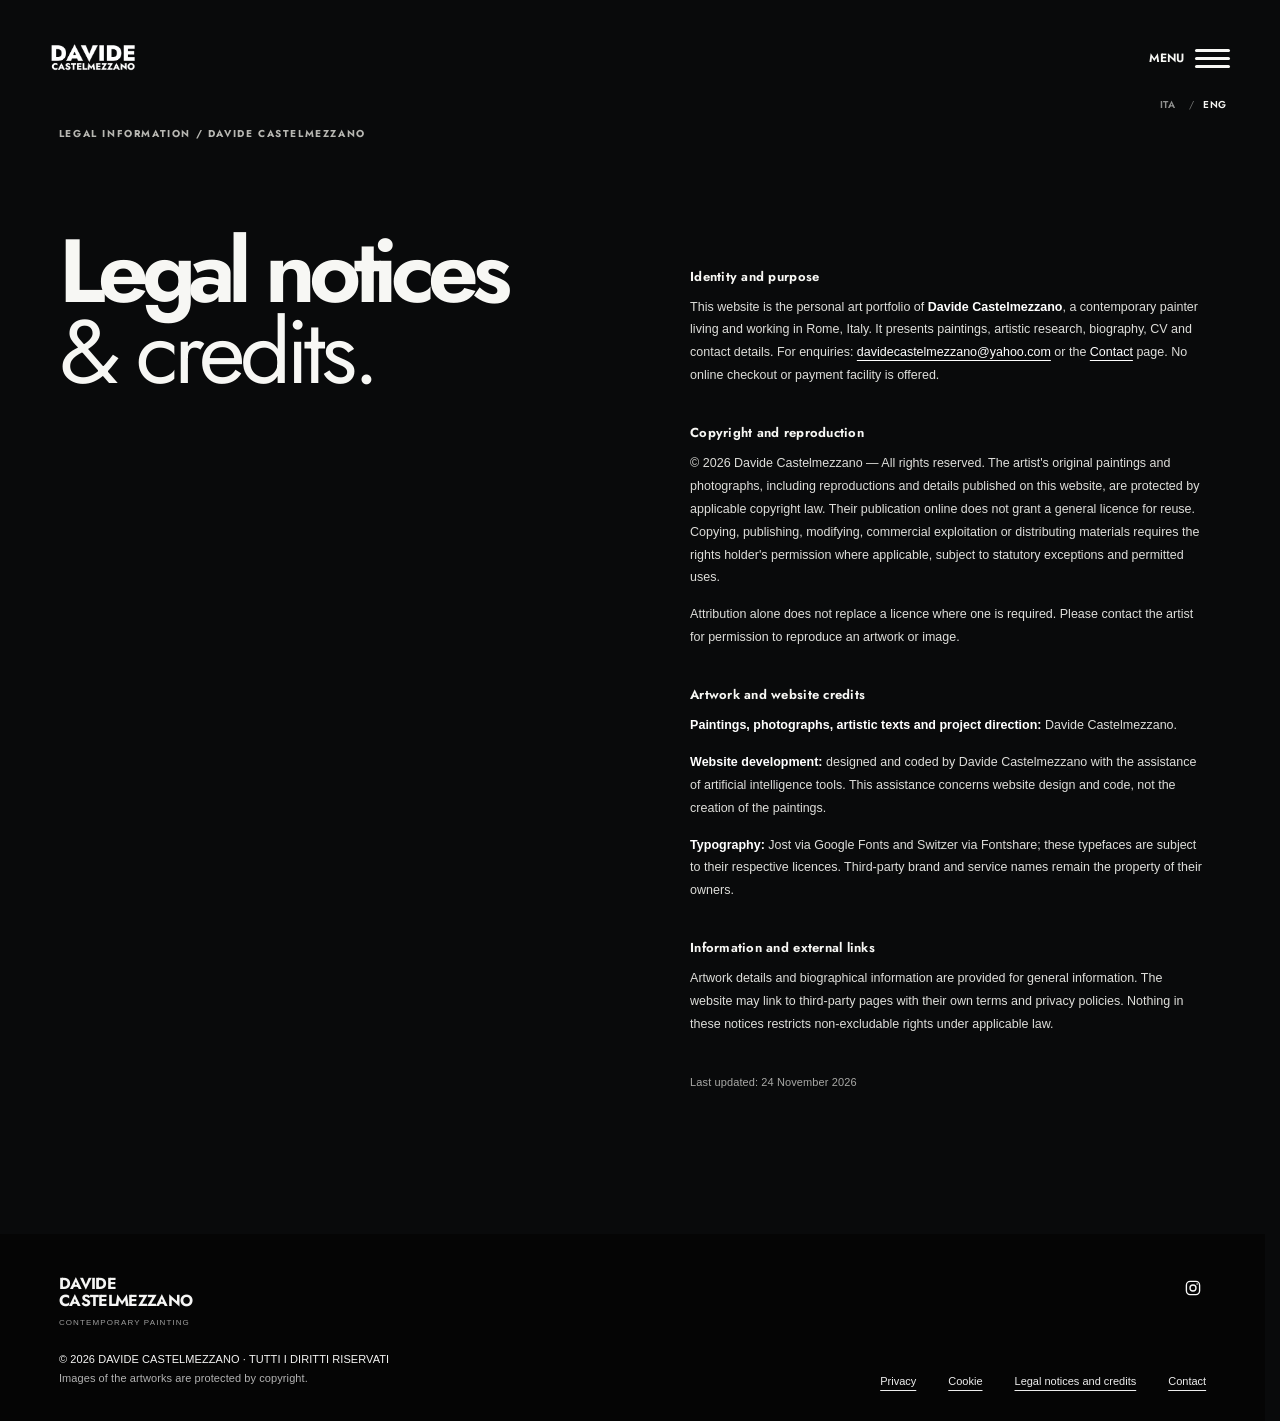
<file: note-legali-en/index.html>
<!doctype html>
<html lang="en">
<head>
<base href="../">
<script id="seo217-fixed-base">(function(){var b=document.querySelector('base')||document.createElement('base');if(location.protocol==='file:'){var nested=/\/(?:neogenesi|percorso|altrilavori|ricerca|bio|contatti|privacy|privacy-en|cookies|cookies-en|note-legali|note-legali-en)\/index\.html$/.test(location.pathname);b.href=new URL(nested?'../':'./',location.href).href;}else{b.href=location.pathname.startsWith('/davide-castelmezzano/')?'/davide-castelmezzano/':'/';}if(!b.parentNode)document.head.insertBefore(b,document.head.firstChild)})();</script>
<meta charset="utf-8"><meta name="viewport" content="width=device-width,initial-scale=1"><meta name="theme-color" content="#f8f7f3"><meta name="description" content="Legal notices, artwork copyright and website credits for the official portfolio of painter Davide Castelmezzano.">
<title>Legal Notices and Credits | Davide Castelmezzano</title>
<link rel="canonical" href="https://www.davidecastelmezzano.com/note-legali-en/">
<link rel="alternate" hreflang="it" href="https://www.davidecastelmezzano.com/note-legali/">
<link rel="alternate" hreflang="en" href="https://www.davidecastelmezzano.com/note-legali-en/">
<meta name="robots" content="index,follow,max-image-preview:large">
<meta property="og:type" content="article">
<meta property="og:site_name" content="Davide Castelmezzano">
<meta property="og:locale" content="en_GB">
<meta property="og:title" content="Legal Notices and Credits | Davide Castelmezzano">
<meta property="og:description" content="Legal notices, artwork copyright and website credits for the official portfolio of painter Davide Castelmezzano.">
<meta property="og:url" content="https://www.davidecastelmezzano.com/note-legali-en/">
<meta property="og:image" content="https://www.davidecastelmezzano.com/MEDIA/home_hero_1.webp">
<meta name="twitter:card" content="summary_large_image">
<meta name="twitter:title" content="Legal Notices and Credits | Davide Castelmezzano">
<meta name="twitter:description" content="Legal notices, artwork copyright and website credits for the official portfolio of painter Davide Castelmezzano.">
<meta name="twitter:image" content="https://www.davidecastelmezzano.com/MEDIA/home_hero_1.webp">
<script type="application/ld+json">{"@context":"https://schema.org","@graph":[{"@type":"Person","@id":"https://www.davidecastelmezzano.com/#artist","name":"Davide Castelmezzano","jobTitle":"Pittore contemporaneo","url":"https://www.davidecastelmezzano.com/","birthPlace":{"@type":"Place","name":"Matera, Italia"},"homeLocation":{"@type":"Place","name":"Roma, Italia"},"sameAs":["https://www.instagram.com/davidecastelmezzano/"]},{"@type":"WebSite","@id":"https://www.davidecastelmezzano.com/#website","url":"https://www.davidecastelmezzano.com/","name":"Davide Castelmezzano — Pittura contemporanea","inLanguage":["it","en"],"publisher":{"@id":"https://www.davidecastelmezzano.com/#artist"}},{"@type":"WebPage","@id":"https://www.davidecastelmezzano.com/note-legali-en/#webpage","url":"https://www.davidecastelmezzano.com/note-legali-en/","name":"Legal Notices and Credits | Davide Castelmezzano","description":"Legal notices, artwork copyright and website credits for the official portfolio of painter Davide Castelmezzano.","inLanguage":"en","isPartOf":{"@id":"https://www.davidecastelmezzano.com/#website"},"about":{"@id":"https://www.davidecastelmezzano.com/#artist"}}]}</script>
<link rel="preconnect" href="https://fonts.googleapis.com"><link rel="preconnect" href="https://fonts.gstatic.com" crossorigin>
<link rel="stylesheet" href="https://fonts.googleapis.com/css2?family=Jost:ital,wght@0,400;0,500;0,600;0,700;1,400;1,500;1,600;1,700&display=swap">
<link rel="stylesheet" href="CSS/rev202_bundle_01.css" id="rev202-style-01">
























<link rel="stylesheet" href="CSS/rev202_bundle_02.css?rev=213" id="rev202-style-02">








<link rel="stylesheet" href="CSS/rev202_bundle_03.css" id="rev202-style-03">








<link rel="stylesheet" href="CSS/rev202_bundle_04.css" id="rev202-style-04">
<link rel="stylesheet" href="CSS/rev202_bundle_05.css" id="rev202-style-05">






























































<link rel="preconnect" href="https://api.fontshare.com" crossorigin>
<link href="https://api.fontshare.com/v2/css?f[]=switzer@400,500,600,700&display=swap" rel="stylesheet">
<link rel="stylesheet" href="CSS/rev202_bundle_06.css" id="rev202-style-06">
<noscript><style>body.site-booting #app{visibility:visible!important}body.site-booting .home139-entry{display:none!important}body.site-booting>.site-header{visibility:visible!important}.seo217-fallback{max-width:72ch;margin:9rem auto 5rem;padding:2rem;line-height:1.7;font:400 1.1rem sans-serif}.seo217-fallback h1{font-size:2rem}</style></noscript>
<style id="seo219-failure-fallback">
body.seo219-direct.seo219-render-failed #app{visibility:visible!important}
body.seo219-direct.seo219-render-failed>.site-header{visibility:visible!important}
body.seo219-direct.seo219-render-failed #home139-entry{display:none!important}
body.seo219-direct.seo219-render-failed .seo217-fallback{max-width:72ch;margin:8rem auto 5rem;padding:2rem;line-height:1.7;font-family:Arial,sans-serif;color:#252525}
body.seo219-direct.seo219-render-failed .seo217-fallback h1{font-size:clamp(2rem,4vw,3rem);line-height:1.2}
</style><script id="seo219-recovery">document.addEventListener('DOMContentLoaded',function(){setTimeout(function(){if(document.body.classList.contains('site-booting')) document.body.classList.add('seo219-render-failed')},900)})</script>
</head>
<body class="site-booting seo219-direct">
<div hidden class="home139-entry" id="home139-entry" role="dialog" aria-label="Davide Castelmezzano. Introduzione al sito" tabindex="-1"><canvas class="intro177-dust" aria-hidden="true"></canvas><canvas class="rev179-morph-film" id="rev179-morph-film" aria-hidden="true"></canvas><div class="intro177-sign" aria-hidden="true"><div class="intro177-eyebrow">PITTURA CONTEMPORANEA</div><div class="intro177-ink"><img class="intro178-paint" id="intro178-paint" alt="" aria-hidden="true" decoding="async"></div></div><button class="rev189-enter" type="button" aria-label="Entra nel sito" title="Entra nel sito"><span class="rev193-orbit-hover" aria-hidden="true"><span class="rev193-orbit-breath"><span class="rev193-outer-ring"></span><span class="rev193-inner-dot"></span></span></span><span class="rev193-cta-label" aria-hidden="true"><span class="rev193-cta-desktop">CLICCA PER ENTRARE</span><span class="rev193-cta-mobile">TOCCA PER ENTRARE</span></span></button></div>
<script id="rev57-immersive-bridge" data-site-source="js-1" src="JAVASCRIPT/01_rev57-immersive-bridge.js"></script>
<header class="site-header"><a class="brand" href="#/" aria-label="Torna alla homepage"><img class="rev178-logo" src="MEDIA/logo_davide.png" alt="Davide Castelmezzano" draggable="false"></a><button type="button" id="menu-toggle" class="menu-toggle" aria-expanded="false" aria-controls="site-nav" aria-label="Apri menu">MENU <span class="rev141-menu-symbol" aria-hidden="true"><i></i><i></i><i></i></span></button><div class="rev198-header-lang" role="group" aria-label="Lingua del sito / Website language"><button type="button" data-lang="it" aria-pressed="true">ITA</button><span class="rev198-lang-sep" aria-hidden="true">/</span><button type="button" data-lang="en" aria-pressed="false">ENG</button></div><nav id="site-nav" class="site-nav" aria-label="Navigazione principale"><a href="#/neogenesi" data-nav="opere">Opere</a><a href="#/ricerca" data-nav="ricerca">Ricerca</a><a href="#/bio" data-nav="bio">Bio / CV</a><a href="#/contatti" data-nav="contatti">Contatti</a><button id="site-series-switch" type="button" aria-label="Scegli un altro percorso pittorico">Serie pittoriche <svg viewBox="0 0 24 24" aria-hidden="true"><path d="m6 9 6 6 6-6"/></svg></button></nav></header>
<main id="app"><article class="page legal31" lang="en" aria-label="Legal notices&amp;amp; credits."><div class="legal31-head"><span class="legal31-eyebrow">LEGAL INFORMATION / DAVIDE CASTELMEZZANO</span></div><div class="legal31-body"><h1>Legal notices<br><em>&amp; credits.</em></h1><div class="legal31-content"><h2>Identity and purpose</h2><p>This website is the personal art portfolio of <strong>Davide Castelmezzano</strong>, a contemporary painter living and working in Rome, Italy. It presents paintings, artistic research, biography, CV and contact details. For enquiries: <a href="mailto:davidecastelmezzano@yahoo.com">davidecastelmezzano@yahoo.com</a> or the <a href="#/contatti">Contact</a> page. No online checkout or payment facility is offered.</p><h2>Copyright and reproduction</h2><p>© 2026 Davide Castelmezzano — All rights reserved. The artist&#x27;s original paintings and photographs, including reproductions and details published on this website, are protected by applicable copyright law. Their publication online does not grant a general licence for reuse. Copying, publishing, modifying, commercial exploitation or distributing materials requires the rights holder&#x27;s permission where applicable, subject to statutory exceptions and permitted uses.</p><p>Attribution alone does not replace a licence where one is required. Please contact the artist for permission to reproduce an artwork or image.</p><h2>Artwork and website credits</h2><p><strong>Paintings, photographs, artistic texts and project direction:</strong> Davide Castelmezzano.</p><p><strong>Website development:</strong> designed and coded by Davide Castelmezzano with the assistance of artificial intelligence tools. This assistance concerns website design and code, not the creation of the paintings.</p><p><strong>Typography:</strong> Jost via Google Fonts and Switzer via Fontshare; these typefaces are subject to their respective licences. Third-party brand and service names remain the property of their owners.</p><h2>Information and external links</h2><p>Artwork details and biographical information are provided for general information. The website may link to third-party pages with their own terms and privacy policies. Nothing in these notices restricts non-excludable rights under applicable law.</p><p class="legal31-update">Last updated: 24 November 2026</p></div></div></article><noscript><nav aria-label="Sezioni del portfolio"><a href="#/neogenesi">Neo Genesi</a> · <a href="/altrilavori/">Fantasia</a> · <a href="/percorso/">Enigmi semiotici</a> · <a href="#/ricerca">Ricerca</a> · <a href="#/bio">Biografia</a> · <a href="#/contatti">Contatti</a></nav></noscript><noscript><nav aria-label="Sezioni del portfolio"><a href="/neogenesi/">Neo Genesi</a> · <a href="/altrilavori/">Fantasia</a> · <a href="/percorso/">Enigmi semiotici</a> · <a href="/ricerca/">Ricerca</a> · <a href="/bio/">Biografia</a> · <a href="/contatti/">Contatti</a></nav></noscript></main>
<footer class="site-footer footer31" aria-label="Informazioni, collegamenti legali e crediti">
  <div class="footer31-upper">
    <div class="footer31-brand" aria-label="Davide Castelmezzano, pittore"><strong>DAVIDE<br>CASTELMEZZANO</strong><span>PITTURA CONTEMPORANEA</span></div>
    <div class="footer31-social">
      <a href="https://www.instagram.com/davidecastelmezzano/" target="_blank" rel="noopener noreferrer" aria-label="Instagram di Davide Castelmezzano" title="Instagram">
        <svg aria-hidden="true" viewBox="0 0 24 24" fill="none" stroke="currentColor" stroke-width="1.8"><rect x="3.2" y="3.2" width="17.6" height="17.6" rx="5"/><circle cx="12" cy="12" r="4"/><circle cx="17.5" cy="6.6" r="1" fill="currentColor" stroke="none"/></svg>
      </a>
    </div>
  </div>
  <div class="footer31-lower">
    <div class="footer31-copyright">
      <p>&copy; <span id="year">2026</span> DAVIDE CASTELMEZZANO &middot; TUTTI I DIRITTI RISERVATI</p>
      <p>Le immagini delle opere sono protette dal diritto d'autore.</p>
    </div>
    <nav class="footer31-legal" aria-label="Informazioni legali"><a href="#/privacy">Privacy</a><a href="#/cookies">Cookie</a><a href="#/note-legali">Note legali e crediti</a><a href="#/contatti">Contatti</a></nav>
  </div>
</footer>
<div id="zoom" class="overlay" role="dialog" aria-modal="true" aria-label="Opera ingrandita"><div class="overlay-top"><span class="eyebrow" id="zoom-name">Opera</span><button type="button" class="close" id="zoom-close" aria-label="Chiudi ingrandimento"></button></div><img class="zoom-image" id="zoom-img" alt=""><p id="zoom-caption" class="zoom-caption"></p></div>
<div id="work-viewer" class="work-viewer" role="dialog" aria-modal="true" aria-label="Opera in primo piano" aria-hidden="true">
 <div class="work-viewer-header"><span class="work-viewer-collection" id="viewer-collection">NEO GENESI</span><button class="viewer-close" type="button" id="viewer-close" aria-label="Chiudi la visualizzazione">CHIUDI <span aria-hidden="true">×</span></button></div>
 <div class="work-viewer-center"><button type="button" class="viewer-nav" id="viewer-prev" aria-label="Opera precedente">‹</button><figure class="work-viewer-figure"><img id="viewer-image" alt=""><figcaption><strong id="viewer-title"></strong><span id="viewer-meta"></span></figcaption></figure><button type="button" class="viewer-nav" id="viewer-next" aria-label="Opera successiva">›</button></div>
 <div class="viewer-thumbs-area"><span class="viewer-thumbs-label">ALTRE OPERE <span id="viewer-counter"></span></span><div class="viewer-thumbs" id="viewer-thumbs" aria-label="Seleziona un'altra opera"></div></div>
 </div>
<div id="index" class="overlay" role="dialog" aria-modal="true" aria-label="Indice delle opere"><div class="overlay-top"><span class="eyebrow" id="index-label">Indice delle opere</span><button type="button" class="close" id="index-close" aria-label="Chiudi indice"></button></div><div class="index-list" id="index-list"></div></div>
<script id="script-02" data-site-source="js-2">
/* REV218: Critical gallery media map embedded to prevent incomplete renders when external JS requests fail. */
const A="";
const MEDIA={"ng_smek.jpg":"MEDIA/preview/opera_daimon.jpg","ng_illudes.jpg":"MEDIA/preview/opera_illudes.jpg","ng_imago.jpg":"MEDIA/preview/opera_imago.jpg","ng_fides.jpg":"MEDIA/preview/opera_fides.jpg","ng_endi.jpg":"MEDIA/preview/opera_endiadi.jpg","ng_enesi.jpg":"MEDIA/preview/opera_enesi.jpg","ng_osmosi.jpg":"MEDIA/preview/opera_osmosi.jpg","ng_imago_panel1.jpg":"MEDIA/preview/opera_imago_pannello1.jpg","ng_imago_panel2.jpg":"MEDIA/preview/opera_imago_pannello2.jpg","ng_endi_panel1.jpg":"MEDIA/preview/opera_endiadi_pannello1.jpg","ng_endi_panel2.jpg":"MEDIA/preview/opera_endiadi_pannello2.jpg","arch_domatrice.jpg":"MEDIA/preview/opera_domatrice.jpg","arch_innocenti.jpg":"MEDIA/preview/opera_innocenti.jpg","arch_luogo.jpg":"MEDIA/preview/opera_luogo.jpg","arch_uniti.jpg":"MEDIA/preview/opera_uniti.jpg","arch_identita.jpg":"MEDIA/preview/opera_identita.jpg","arch_caccia.jpg":"MEDIA/preview/opera_caccia.jpg","arch_mistero.jpg":"MEDIA/preview/opera_mistero.jpg","arch_conflitti.webp":"MEDIA/preview/opera_conflitti.jpg","arch_estensioni.webp":"MEDIA/preview/opera_estensioni.jpg","arch_senzatitolo.webp":"MEDIA/preview/opera_fuggi_esperanza.jpg","cinema_illudes.webp":"MEDIA/home_hero_3.webp","rev178_hero1.png":"MEDIA/home_hero_1.webp","rev178_hero2.png":"MEDIA/home_hero_2.jpg","rev178_hero3.png":"MEDIA/home_hero_3.webp","rev178_home_about.jpg":"MEDIA/home_studio.jpg","rev178_home_neo.png":"MEDIA/home_neo_genesi.webp","rev178_contact.png":"MEDIA/contatti.webp","rev178_bio_portrait.jpg":"MEDIA/biografia_ritratto.jpg"};
// REV216: 2560x1440 for gallery; 3840x2160 for the seamless explorer entrance; original masters only once inside the explorer.
const MEDIA_EXPLORE = src => src.replace('MEDIA/preview/opera_', 'MEDIA/explore/opera_');
const MEDIA_HIRES = src => src.replace('MEDIA/explore/opera_', 'MEDIA/hires/opera_');
const ICON={arrow:'<svg aria-hidden="true" viewBox="0 0 24 24" fill="none" stroke="currentColor" stroke-width="1.5" stroke-linecap="round" stroke-linejoin="round"><path d="M4 12h15m-6-6 6 6-6 6"/></svg>',up:'<svg aria-hidden="true" viewBox="0 0 24 24" fill="none" stroke="currentColor" stroke-width="1.6" stroke-linecap="round"><path d="M5 19 19 5M7 5h12v12"/></svg>',down:'<svg aria-hidden="true" viewBox="0 0 24 24" fill="none" stroke="currentColor" stroke-width="1.6" stroke-linecap="round"><path d="M6 9l6 6 6-6"/></svg>',left:'<svg aria-hidden="true" viewBox="0 0 24 24" fill="none" stroke="currentColor" stroke-width="1.6" stroke-linecap="round"><path d="M20 12H4m6-6-6 6 6 6"/></svg>',copy:'<svg aria-hidden="true" viewBox="0 0 24 24" fill="none" stroke="currentColor" stroke-width="1.5" stroke-linejoin="round"><rect x="8" y="8" width="12" height="12" rx="2"/><path d="M16 8V6a2 2 0 0 0-2-2H6a2 2 0 0 0-2 2v8a2 2 0 0 0 2 2h2"/></svg>',mail:'<svg aria-hidden="true" viewBox="0 0 24 24" fill="none" stroke="currentColor" stroke-width="1.5"><rect x="2.7" y="5" width="18.6" height="14" rx="2"/><path d="m3 7 9 7 9-7"/></svg>'};
const cta=(label,to)=>`<a class="cta" href="${to}">${label}${ICON.up}</a>`;
</script>
<script id="script-03" data-site-source="js-3">
/* REV219: critical routing and gallery logic bundled inline, avoids external script dependency during crawl. */


MEDIA['ng_imago_panel1.jpg']='MEDIA/preview/opera_imago_pannello1.jpg';
MEDIA['ng_imago_panel2.jpg']='MEDIA/preview/opera_imago_pannello2.jpg';
MEDIA['ng_endi_panel1.jpg']='MEDIA/preview/opera_endiadi_pannello1.jpg';
MEDIA['ng_endi_panel2.jpg']='MEDIA/preview/opera_endiadi_pannello2.jpg';

const WORKS=[
 {title:'Smek',year:'2026',medium:'Olio su tela',size:'60 × 100 cm',src:'ng_smek.jpg'},
 {title:'Illudes',year:'2026',medium:'Olio su tela',size:'80 × 100 cm',src:'ng_illudes.jpg'},
 {title:'Imago',year:'2026',medium:'Olio su tavola · Dittico',size:'40 × 50 cm ciascun pannello · 40 × 100 cm complessivi',src:'ng_imago.jpg'},
 {title:'Fides',year:'2026',medium:'Olio su tavola',size:'65 × 110 cm',src:'ng_fides.jpg'},
 {title:'Endi Adi',year:'2026',medium:'Olio su tela · Dittico',size:'55 × 60 cm ciascun pannello · 55 × 120 cm complessivi',src:'ng_endi.jpg'},
 {title:'Enesi',year:'2026',medium:'Olio su tela',size:'75 × 85 cm',src:'ng_enesi.jpg'},
 {title:'Osmosi',year:'2026',medium:'Olio su plexiglass',size:'30 × 40 cm',src:'ng_osmosi.jpg'}
];
const ARCHIVE=[
 {title:"Domatrice di incubi",year:"2024",medium:"Olio su tela",size:"35 × 50 cm",src:"arch_domatrice.jpg"},
 {title:"Innocenti realtà",year:"2023",medium:"Olio su tela",size:"35 × 65 cm",src:"arch_innocenti.jpg"},
 {title:"Un luogo per tutti",year:"2022",medium:"Olio su tela",size:"60 × 90 cm",src:"arch_luogo.jpg"},
 {title:"Uniti nel momento del bisogno",year:"2022",medium:"Olio su tela",size:"60 × 100 cm",src:"arch_uniti.jpg"},
 {title:"Identità antropomorfe",year:"2021",medium:"Olio su tela",size:"110 × 160 cm",src:"arch_identita.jpg"},
 {title:"Caccia all'artefice",year:"2021",medium:"Olio su tela",size:"35 × 45 cm",src:"arch_caccia.jpg"},
 {title:"Mistero della seduzione",year:"2019",medium:"Olio su tela",size:"80 × 80 cm",src:"arch_mistero.jpg"},
 {title:"Conflitti d'amore",year:"2018",medium:"Olio su tela",size:"80 × 60 cm",src:"arch_conflitti.webp"},
 {title:"Estensioni interiori",year:"2019",medium:"Olio su tela",size:"60 × 80 cm",src:"arch_estensioni.webp"},
 {title:"Fuggi Esperanza",year:"2018",medium:"Olio su tela",size:"60 × 110 cm",src:"arch_senzatitolo.webp"}
];
const STATEMENT_GENERAL=[
'La ricerca pittorica nasce dall’interesse per ciò che può emergere dall’incontro tra immagini, forme e linguaggi visivi differenti. Al centro del lavoro vi è la possibilità che elementi apparentemente distanti, entrando in relazione, possano trasformarsi reciprocamente e dare origine a configurazioni inattese.',
'Il processo creativo si sviluppa attraverso un confronto continuo tra intenzione, intuizione e sperimentazione. Associazioni, contrasti e coincidenze visive diventano occasioni per esplorare nuove relazioni, lasciando che quanto emerge durante il lavoro possa suggerire direzioni impreviste e modificare le scelte iniziali.'
];
const STATEMENT_SERIES=[
'Neo Genesi nasce dall’esigenza di superare la costruzione narrativa che aveva caratterizzato parte della produzione precedente e di esplorare altre possibilità di formazione dell’immagine.',
'Il progetto prende avvio dalla selezione e dall’assemblaggio digitale di frammenti della tradizione pittorica occidentale. Sottratti ai loro contesti originari, questi elementi vengono ricombinati fino a generare configurazioni pareidoliche che, attraverso la pittura, acquistano corpo e presenza materiale.',
'Con lo sviluppo della serie, queste configurazioni smettono progressivamente di rappresentare un punto d’arrivo. L’introduzione di linee sinuose e interventi gestuali, seguita dalla sperimentazione con stencil utilizzati in positivo e in negativo, apre ulteriori possibilità di relazione tra linguaggi visivi differenti.',
'La figurazione, il gesto, l’astrazione e la componente informale non concorrono soltanto ad accrescere la complessità dell’immagine, ma alla costruzione di un nuovo equilibrio pittorico. Pur mantenendo le proprie differenze, questi linguaggi convivono e si trasformano reciprocamente, dando origine a un’unità visiva che non coincide con la semplice somma delle sue parti.',
'Da questa convivenza, anche tra linguaggi apparentemente contrastanti, emerge un’armonia inattesa che rappresenta una possibilità pittorica nuova rispetto alla produzione precedente.'
];
const BIO=[
'Davide Castelmezzano nasce a Matera nel 1992. Vive e lavora a Roma, dove si trasferisce nel 2012 per intraprendere gli studi di Pittura presso l’Accademia di Belle Arti, dopo aver conseguito il diploma al Liceo Artistico Statale Carlo Levi di Matera.',
'Durante la formazione accademica studia con Moreno Bondi e Vincenzo Scolamiero, approfondendo le tecniche pittoriche tradizionali, con particolare attenzione alla pittura fiamminga, rinascimentale e veneta. Nel 2017 consegue il diploma accademico di primo livello in Pittura con una tesi dedicata all’immaginario visivo e onirico di Federico Fellini. Nel 2020 consegue il diploma accademico di secondo livello con 110 e lode, sviluppando una ricerca sulla deformazione antropomorfa.',
'La sua prima produzione si caratterizza per un linguaggio figurativo fantastico, nel quale figure umane, animali e oggetti vengono associati all’interno di composizioni complesse. Attraverso il disegno libero e una pittura costruita per successive stratificazioni, realizza immagini nelle quali elementi apparentemente incongruenti suggeriscono narrazioni possibili, senza rappresentare necessariamente storie definite.',
'In questa fase approfondisce il proprio interesse per la pittura di Riccardo Tommasi Ferroni e frequenta lo studio del figlio Giovanni Tommasi Ferroni, con il quale instaura un rapporto di stima e confronto artistico, ricevendo indicazioni e consigli sui materiali e sui procedimenti pittorici.',
'Successivamente matura l’esigenza di superare la dimensione narrativa, orientando la propria ricerca verso nuove possibilità di costruzione dell’immagine. Questo cambiamento trova espressione in Neo Genesi (2026), progetto nel quale frammenti della tradizione figurativa, sperimentazione digitale e differenti procedimenti pittorici concorrono alla formazione di immagini caratterizzate dalla convivenza di registri visivi eterogenei.',
'Nel corso della sua attività partecipa a esposizioni collettive in Italia e all’estero, tra cui Multi-Narrative: Painting in Coexistence presso la China Academy of Art di Hangzhou (2021), Incipit surrealtà a Roma e Matera (2024) e Geopolitica: trasformazioni e sviluppi presso la Galleria Plus Art Pulse di Roma (2026). Nel 2026 riceve una segnalazione della giuria alla XVII edizione del Premio Combat, con pubblicazione nel catalogo ufficiale.'
];
const OLD_CV=[['2026','Geopolitica: trasformazioni e sviluppi — Galleria Plus Art Pulse, Roma'],['2025','Premio di pittura Giovanni Colacicchi — Galleria AAIE, Roma'],['2025','Nel sogno del fantastico — Galleria Viva, Soriano nel Cimino'],['2024','A tre voci — a cura di Robertomaria Siena, Spazio Urano, Roma'],['2024','Incipit surrealtà — Roma e Matera'],['2021','Multi-Narrative: Painting in Coexistence — China Academy of Art, Hangzhou, Cina']];


</script>
<script id="script-04" data-site-source="js-4">
/* REV219: critical routing and gallery logic bundled inline, avoids external script dependency during crawl. */

const app=document.getElementById('app');const reduced=matchMedia('(prefers-reduced-motion: reduce)');const email='davidecastelmezzano@yahoo.com';
let artworkIndex=0,cleanup=()=>{},lastFocus=null,animating=false;let viewerIndex=0,viewerBusy=false,viewerFocus=null;
const cvSections=[
 ['Mostre',[
 ['2026','Geopolitica: trasformazioni e sviluppi, Galleria Plus Art Pulse, Roma.'],
 ['2025','Premio di pittura Giovanni Colacicchi, Galleria AAIE, Roma.'],
 ['2025','Premio di pittura Giovanni Colacicchi, Ala Nobile del Palazzo Comunale, Sabaudia.'],
 ['2025','Nel sogno del fantastico, Galleria Viva, Soriano nel Cimino.'],
 ['2025','OpenArt Now 50x50, Aurora Boreale Associazione Culturale, Roma.'],
 ['2024','A tre voci, a cura di Robertomaria Siena, Spazio Urano, Roma.'],
 ['2024','Arte è Bellezza, Sale del Palazzo Comunale, Bolsena.'],
 ['2024','Arte è Bellezza. La forza del puro. Omaggio ad Alberini, Palazzo Nuzzi, Orte.'],
 ['2024','Arte è Bellezza. Le nuove frontiere dell’arte, Scuderie di Palazzo Chigi Albani, Soriano nel Cimino.'],
 ['2024','Incipit surrealtà, a cura di Robertomaria Siena, La Design.aTa Art Gallery, Roma.'],
 ['2024','Incipit surrealtà, a cura di Robertomaria Siena, Scuderie di Palazzo Malvinni-Malvezzi, Matera.'],
 ['2024','25° Anniversario Galería Artelibre, esposizione virtuale internazionale, Galería Artelibre, Spagna; pubblicazione nel Tomo I – Catalogo Rosso.'],
 ['2021','Multi-Narrative: Painting in Coexistence, China Academy of Art, Hangzhou, Cina.']]],
 ['Residenze', [['2024','Residenza Arte è Bellezza, con il patrocinio del Ministero della Cultura, Soriano nel Cimino (VT), Italia.']]],
 ['Riconoscimenti', [['2026','Premio Combat – 17ª edizione, segnalazione della giuria e pubblicazione nel catalogo ufficiale.'],['2022','Luxembourg Art Prize, Certificato di Merito Artistico, Pinacothèque du Luxembourg.']]],
 ['Pubblicazioni', [['2025','Panta Rei Editoriale, articolo dedicato all’opera La Domatrice di Incubi.'],['2024','Pubblicazione nel Tomo I – Catalogo Rosso, Galería Artelibre.'],['2023','Guía de Arte LEONARDO 2023, pagina monografica, Galería Artelibre.']]],
 ['Formazione', [['2020','Diploma accademico di secondo livello in Pittura, Accademia di Belle Arti di Roma, 110 e lode.'],['2017','Diploma accademico di primo livello in Pittura, Accademia di Belle Arti di Roma.']]]
];
function ps(a){return a.map(s=>`<p>${s}</p>`).join('')}
function extensible(items,visible=1,id='more'){return `<div class="prose" id="${id}">${ps(items.slice(0,visible))}<div class="extra" hidden>${ps(items.slice(visible))}</div><button type="button" class="toggle-more" aria-expanded="false" data-toggle="${id}"><span>Leggi tutto</span>${ICON.down}</button></div>`}
function home(){return `<article class="page home art-home home139" aria-label="Davide Castelmezzano, pittura">
<section class="art-hero home139-hero" id="hero-scroll-intro" aria-label="Dettagli pittorici di Smek e Illudes">
 <div class="home139-slides" aria-hidden="true">
  <img class="home139-slide is-active" data-art="Smek" src="${MEDIA['rev178_hero1.png']}" alt="" fetchpriority="high" decoding="async">
  <img class="home139-slide" data-art="Illudes — nuovo dettaglio" src="${MEDIA['rev178_hero2.png']}" alt="" decoding="async">
  <img class="home139-slide" data-art="Illudes" src="${MEDIA['rev178_hero3.png']}" alt="" decoding="async">
 </div>
</section>
<section class="art-about home139-about" id="studio-home" aria-labelledby="art-about-title">
 <div class="art-about-left"><div class="art-about-copy home139-about-copy">
  <h1 id="art-about-title" class="home139-statement"><span>IMMAGINI IN</span><span>DIVENIRE</span></h1>
  <h2 class="home139-about-label">CHI SONO ?</h2>
  <p>Davide Castelmezzano (Matera, 1992) vive e lavora a Roma. La sua ricerca pittorica esplora le possibilità di trasfigurazione fantastica dell’immagine attraverso il dialogo tra gestualità pittorica e pareidolia.</p>
  <a class="art-about-link" href="#/bio">Davide</a>
 </div></div>
 <figure class="art-about-picture"><img src="${MEDIA['rev178_home_about.jpg']}" alt="Davide Castelmezzano nel suo studio di pittura" loading="lazy" decoding="async"></figure>
</section>
<section class="art-neo home139-neo" id="neogenesi-intro" aria-labelledby="art-neo-title">
 <img class="art-neo-painting" src="${MEDIA['rev178_home_neo.png']}" alt="Dettaglio originale di Illudes" loading="lazy" decoding="async">
 <div class="art-neo-shade" aria-hidden="true"></div>
 <div class="home139-neo-content">
  <div class="home139-neo-title"><h1 id="art-neo-title"><span>NEO</span><span>GENESI</span></h1><span class="home139-neo-serie">Serie</span></div>
  <div class="home139-neo-info"><h2>SERIE PITTORICA 2026</h2>
  <p>Neo Genesi esplora le possibilità che emergono dall’incontro tra forme e immagini apparentemente incompatibili. Attraverso la gestualità pittorica, elementi differenti entrano in relazione, generando configurazioni inattese e nuove possibilità figurative.</p>
  <a href="#/neogenesi" class="home139-neo-link">SCOPRI</a></div>
 </div>
</section></article>`}


// Only Neo Genesi is an established SERIES. The other two entrances are chronological/editorial groups.
const EARLY_TITLES=['Identità antropomorfe','Mistero della seduzione','Estensioni interiori'];
const EARLY=EARLY_TITLES.map(title=>ARCHIVE.find(work=>work.title===title)).filter(Boolean);
const OTHER=ARCHIVE.filter(work=>!EARLY_TITLES.includes(work.title));
const COLLECTIONS={
 neogenesi:{name:'Neo Genesi',title:'Neo <em>Genesi.</em>',banner:'cinema_illudes.webp',desc:'Dalla convivenza di linguaggi visivi differenti emerge un nuovo equilibrio pittorico.',items:WORKS,cat:'SERIE / 2026'},
 percorso:{name:'Enigmi semiotici',title:'Enigmi<br><em>semiotici.</em>',banner:'arch_identita.jpg',desc:'Opere realizzate tra il 2019 e il 2021.',items:EARLY,cat:'2019–2021'},
 altrilavori:{name:'Fantasia',title:'Fantasia.',banner:'arch_domatrice.jpg',desc:'Opere realizzate tra il 2018 e il 2024.',items:OTHER,cat:'2018–2024'}
};
const galleryEntries=()=>COLLECTIONS[getPage()]?.items||WORKS;
function gallery(){
 const route=getPage(),c=COLLECTIONS[route]||COLLECTIONS.neogenesi;
 const w=c.items[0];
 const name=w.title==='Smek'?'Daimon (Smek)':w.title;
 const nameHtml=w.title==='Smek'?'Daimon <span class="rev180-smek">(Smek)</span>':name;
 const seriesName={'neogenesi':'NEO GENESI','percorso':'ENIGMI SEMIOTICI','altrilavori':'FANTASIA'}[route]||'NEO GENESI';
 return `<article class="page rev155-gallery" aria-label="Opere di Davide Castelmezzano">
  <section class="rev155-scene" id="rev155-scene" aria-label="Spazio espositivo">
   <div class="rev155-series" id="rev155-series">
    <button class="rev155-heading rev155-series-toggle" id="rev155-series-toggle" type="button" aria-expanded="true" aria-controls="rev155-series-list">SERIE</button>
    <div class="rev155-series-list rev155-disclosure" id="rev155-series-list">
     <button type="button" class="rev155-series-choice ${route==='neogenesi'?'is-active':''}" data-series="neogenesi">NEO GENESI <span>2026</span></button>
     <button type="button" class="rev155-series-choice ${route==='altrilavori'?'is-active':''}" data-series="altrilavori">FANTASIA <span>2018–2024</span></button>
     <button type="button" class="rev155-series-choice ${route==='percorso'?'is-active':''}" data-series="percorso">ENIGMI SEMIOTICI <span>2019–2021</span></button>
    </div>
   </div>
   <div class="rev155-art-zone" id="rev155-art-zone" aria-label="Opera principale; scorri per sfogliare">
    <div class="rev156-world" id="rev156-world">
     <button type="button" id="rev155-artwork" class="rev155-artwork" aria-label="Avvicina l'opera ${name}" aria-pressed="false">
      <span class="rev155-photo-shell" id="rev155-photo-shell"><img id="rev155-image" class="rev155-photo" src="${MEDIA[w.src]}" alt="${name}" draggable="false" decoding="async"></span>
     </button>
    </div>
   </div>
   <div class="rev155-work-info" id="rev155-work-info" aria-live="polite">
    <h1 id="rev155-title">${nameHtml}</h1><p id="rev155-medium">${[w.medium,w.size].filter(Boolean).join(' ')}</p><p id="rev155-year">${w.year||''}</p>
    <div id="rev162-panels" class="rev162-panels" role="group" aria-label="Visualizzazione del dittico" hidden>
     <button type="button" data-panel="0" aria-pressed="true" title="Visualizza entrambi i pannelli">INTERO</button>
     <button type="button" data-panel="1" aria-pressed="false" title="Visualizza il pannello 1">1</button>
     <button type="button" data-panel="2" aria-pressed="false" title="Mostra o nascondi il pannello 2">2</button>
    </div>
   </div>
   <div class="rev155-works" id="rev155-works">
    <button type="button" class="rev155-heading rev155-works-toggle" id="rev155-works-toggle" aria-expanded="true" aria-controls="rev155-works-list">OPERE ${seriesName}</button>
    <div class="rev155-works-list rev155-disclosure" id="rev155-works-list"></div>
   </div>
   <div class="rev155-actions">
    <button id="rev155-explore" type="button" aria-label="Esplora l'opera a schermo intero"><span>ESPLORA L'OPERA</span><img class="rev159-explore-icon" src="MEDIA/icona_esplora.png" width="39" height="38" alt="" aria-hidden="true"></button>
    <a href="#/contatti" id="rev155-enquire">PER INFO SULL'OPERA</a>
   </div>
  </section>
  <div class="rev155-immersive" id="rev155-immersive" role="dialog" aria-modal="true" aria-label="Esplorazione dell'opera" hidden>
   <div class="rev155-immersive-canvas" id="rev155-immersive-canvas" aria-label="Trascina per esplorare la pittura"><img id="rev155-immersive-image" alt="Dettaglio di ${name}" draggable="false" decoding="async"></div>
   <button class="rev155-immersive-back" id="rev155-back" type="button">TORNA INDIETRO</button>
   <span class="rev155-immersive-caption" id="rev155-immersive-caption">${name}</span>
  </div>
 </article>`;
}

function research(){
 const paras=arr=>arr.map(p=>`<p>${p}</p>`).join('');
 return `<article class="page research24" aria-label="Ricerca artistica">
 <div class="research24-track" id="research24-track"><div class="research24-stage" id="research24-stage">
  <video class="research24-video first" id="research24-v1" autoplay muted playsinline loop preload="metadata" poster="MEDIA/ricerca_poster.webp" aria-hidden="true"><source src="MEDIA/ricerca_rev204.mp4" type="video/mp4"></video>
  <video class="research24-video second" id="research24-v2" autoplay muted playsinline loop preload="metadata" poster="MEDIA/neo_genesi_poster.webp" aria-hidden="true"><source src="MEDIA/neo_genesi_hq.mp4" type="video/mp4"></video>
  <div class="research24-shade"></div><div class="research24-grain"></div>
  <section class="research24-scene first" id="research24-general" aria-labelledby="research24-general-heading">
   <video class="research24-mobile-film" autoplay muted loop playsinline preload="metadata" poster="MEDIA/ricerca_poster.webp" aria-hidden="true"><source src="MEDIA/ricerca_rev204.mp4" type="video/mp4"></video>
   <div class="research24-contents"><h1 class="research24-title" id="research24-general-heading">RICERCA</h1>
   <div class="research24-cols" lang="it">${paras(STATEMENT_GENERAL)}</div></div>
  </section>
  <section class="research24-scene second" id="research24-neo" aria-labelledby="research24-neo-heading">
   <video class="research24-mobile-film" autoplay muted loop playsinline preload="metadata" poster="MEDIA/neo_genesi_poster.webp" aria-hidden="true"><source src="MEDIA/neo_genesi_hq.mp4" type="video/mp4"></video>
   <div class="research24-contents"><h2 class="research24-title" id="research24-neo-heading">NEO GENESI</h2>
   <div class="research24-cols" lang="it">${paras(STATEMENT_SERIES)}</div></div>
  </section>
 </div></div>

 </article>`;
}
function bio(){
 const paragraphs=BIO.map(p=>`<p>${p}</p>`).join('');
 return `<article class="page bio25-page" aria-label="Biografia e curriculum di Davide Castelmezzano">
 <section class="bio25-immersive" aria-label="L'artista, biografia e curriculum">
   <img class="bio25-photograph" src="${MEDIA["rev178_bio_portrait.jpg"]}" alt="Davide Castelmezzano al lavoro nel suo studio a Roma" fetchpriority="high">
   <div class="bio25-shadow" aria-hidden="true"></div>
   <div class="bio25-frame">
      <div class="bio25-shell">
        <div class="bio25-content">
          <div class="bio25-tabs" role="tablist" aria-label="Percorso dell'artista">
           <button type="button" class="bio25-tab is-active" id="bio25-tab-bio" role="tab" aria-selected="true" aria-controls="bio25-pane-bio" data-bio-tab="bio">BIOGRAFIA</button>
           <button type="button" class="bio25-tab" id="bio25-tab-cv" role="tab" aria-selected="false" aria-controls="bio25-pane-cv" data-bio-tab="cv">CURRICULUM</button>
          </div>
          <section id="bio25-pane-bio" role="tabpanel" aria-labelledby="bio25-tab-bio" class="bio25-panel is-active" data-bio-panel="bio">
           <h1 class="bio25-title">BIOGRAFIA</h1>
           <div class="bio25-columns" lang="it">${paragraphs}</div>
          </section>
          <section id="bio25-pane-cv" role="tabpanel" aria-labelledby="bio25-tab-cv" class="bio25-panel" data-bio-panel="cv" hidden>
           <h2 class="bio25-title">CURRICULUM VITAE</h2>
           <div class="bio25-cv-scroll" tabindex="0" aria-label="Curriculum completo, scorri per leggere">
            ${cvSections.map(([heading,entries])=>`<section class="bio25-cv-group"><h3>${heading}</h3>${entries.map(([year,desc])=>`<div class="bio25-cv-row"><span>${year}</span><p>${desc}</p></div>`).join('')}</section>`).join('')}
           </div>
          </section>
        </div>
      </div>
   </div>
 </section>
 </article>`;
}
function contact(){return `<article class="page contact109" aria-label="Contatti">
<div class="contact109-visual" aria-hidden="true">
 <div class="contact109-slide current" data-art="0"><img src="${MEDIA['rev178_contact.png']}" alt="" fetchpriority="high" decoding="async"/></div>
</div>
<div class="contact109-shade" aria-hidden="true"></div>
<div class="contact109-columns">
 <section class="contact109-story" aria-labelledby="contact109-title">
  <div class="contact109-center"><h1 id="contact109-title">RESTIAMO <em>in contatto.</em></h1>
   <p>Per proposte espositive, collaborazioni o richieste relative alla mia ricerca pittorica, puoi scrivermi qui.</p></div>
 </section>
 <section class="contact109-area" aria-label="Modulo di contatto"><div class="contact109-inner">
  <div class="contact109-form-top"><h2>Scrivimi<span>.</span></h2><p>Campi obbligatori *</p></div>
  <p class="contact109-invite">Compila il modulo per inviarmi un messaggio.</p>
  <form id="contact109-form" method="post" action="#" novalidate>
   <div class="contact109-row">
    <div class="contact109-field"><label for="contact109-name">NOME E COGNOME *</label><input name="name" id="contact109-name" autocomplete="name" required maxlength="120" placeholder="Come ti chiami"/></div>
    <div class="contact109-field"><label for="contact109-email">INDIRIZZO EMAIL *</label><input type="email" name="email" id="contact109-email" autocomplete="email" required maxlength="254" placeholder="nome@esempio.com"/></div>
   </div>
   <input type="hidden" name="subject" value="Messaggio dal sito"/>
   <div class="contact109-field"><label for="contact109-message">IL TUO MESSAGGIO *</label><textarea name="message" id="contact109-message" required minlength="10" maxlength="4000" placeholder="Raccontami brevemente la tua proposta o richiesta..."></textarea></div>
   <input name="_gotcha" class="contact109-trap" type="text" aria-label="Lascia vuoto" autocomplete="off" tabindex="-1"/>
   <button class="contact109-send" type="submit">INVIA IL MESSAGGIO <svg viewBox="0 0 24 24" aria-hidden="true"><path d="M3 12h17M13 5l7 7-7 7"/></svg></button>
   <p class="contact109-notice" id="contact109-notice" aria-live="polite" role="status"></p>
   <p class="contact109-privacy">I dati inseriti saranno utilizzati soltanto per rispondere alla richiesta. <a href="#/privacy">Privacy</a></p>
  </form>
  <div class="contact109-secondary" aria-label="Collegamenti diretti">
  <div class="contact109-channels">
   <a href="https://www.instagram.com/davidecastelmezzano/" target="_blank" rel="noopener noreferrer" aria-label="Instagram" title="Instagram"><svg viewBox="0 0 24 24" fill="none" stroke="currentColor" stroke-width="1.6" stroke-linecap="round" stroke-linejoin="round" aria-hidden="true"><rect x="3.1" y="3.1" width="17.8" height="17.8" rx="5"/><circle cx="12" cy="12" r="4"/><circle cx="17.5" cy="6.7" r=".9" fill="currentColor" stroke="none"/></svg></a>
   <a href="mailto:${email}" aria-label="Scrivi un'email" title="Email"><svg viewBox="0 0 24 24" fill="none" stroke="currentColor" stroke-width="1.65" stroke-linecap="round" stroke-linejoin="round" aria-hidden="true"><circle cx="12" cy="12" r="4"/><path d="M16 8v5.3c0 1.7 2.4 2.6 3.6.8C24.1 6.8 17.9 2.4 12 2.4a9.6 9.6 0 1 0 6.7 16.5"/></svg></a>
  </div>
 </div>
 </div></section>
</div></article>`;}

const legal31Pages={"privacy":()=>"<article class=\"page legal31\" lang=\"it\" aria-label=\"Privacypolicy.\"><div class=\"legal31-head\"><span class=\"legal31-eyebrow\">INFORMAZIONI LEGALI / DAVIDE CASTELMEZZANO</span></div><div class=\"legal31-body\"><h1>Privacy<br><em>policy.</em></h1><div class=\"legal31-content\"><h2>1. Titolare del trattamento</h2><p>Il titolare del trattamento dei dati personali raccolti direttamente attraverso questo portfolio è <strong>Davide Castelmezzano</strong>, pittore indipendente, operante a Roma (Italia). Per contatti e richieste relative alla protezione dei dati: <a href=\"mailto:davidecastelmezzano@yahoo.com\">davidecastelmezzano@yahoo.com</a>.</p><h2>2. Dati trattati e finalità</h2><p><strong>Visita del sito.</strong> Il portfolio è pubblicato su GitHub Pages. GitHub dichiara di registrare e conservare, per finalità di sicurezza, gli indirizzi IP dei visitatori dei siti GitHub Pages. Possono essere trattati altri dati tecnici di connessione necessari alla distribuzione dei contenuti. Il proprietario del portfolio non ha predisposto un sistema proprio di registrazione degli IP dei visitatori. Per le operazioni e i tempi di conservazione gestiti da GitHub si veda la sua <a href=\"https://docs.github.com/en/site-policy/privacy-policies/github-general-privacy-statement\" target=\"_blank\" rel=\"noopener noreferrer\">informativa privacy</a>.</p><p><strong>Richieste e corrispondenza.</strong> Se scrivi all&#x27;artista, vengono utilizzati il tuo nome (se indicato), l&#x27;indirizzo email, il testo del messaggio e gli eventuali allegati per rispondere e gestire la richiesta. Il modulo Contatti, nella configurazione attuale, prepara un messaggio nel tuo programma di posta elettronica: l&#x27;invio avviene da lì, senza trasmissione dei campi a un server applicativo del sito.</p><p><strong>Preferenza di lingua.</strong> Il browser può memorizzare localmente IT o EN per riproporre la lingua scelta nelle visite successive. L&#x27;impostazione non viene usata dal sito per identificare o profilare i visitatori.</p><h2>3. Basi giuridiche</h2><p>La gestione delle comunicazioni spontanee è basata sul <strong>legittimo interesse</strong> dell&#x27;artista a rispondere e mantenere la corrispondenza (art. 6, par. 1, lett. f, GDPR); se il messaggio riguarda una richiesta precontrattuale, può applicarsi anche l&#x27;art. 6, par. 1, lett. b. Il legittimo interesse alla disponibilità e sicurezza del sito riguarda i trattamenti tecnici riconducibili al gestore; GitHub descrive nella propria informativa le basi giuridiche delle operazioni svolte sotto la propria responsabilità. La scelta della lingua è funzionale a un servizio espressamente richiesto dall&#x27;utente.</p><h2>4. Hosting, caratteri tipografici e link esterni</h2><p>Il sito utilizza <strong>GitHub Pages</strong> per l&#x27;hosting, <strong>Google Fonts</strong> per il carattere Jost e <strong>Fontshare</strong> per Switzer. Al caricamento dei caratteri, il browser contatta i server di tali fornitori, ai quali possono essere comunicati l&#x27;indirizzo IP e dati tecnici della richiesta. Le informazioni di trattamento dei rispettivi fornitori sono consultabili nelle loro informative: <a href=\"https://docs.github.com/en/site-policy/privacy-policies/github-general-privacy-statement\" target=\"_blank\" rel=\"noopener noreferrer\">GitHub</a>, <a href=\"https://policies.google.com/privacy\" target=\"_blank\" rel=\"noopener noreferrer\">Google</a>, <a href=\"https://www.fontshare.com/privacy\" target=\"_blank\" rel=\"noopener noreferrer\">Fontshare</a>.</p><p>Il collegamento a Instagram apre una piattaforma esterna soltanto se viene selezionato; il trattamento successivo dipende dalle condizioni della piattaforma. Il sito non include un pixel pubblicitario o un sistema di analisi delle visite gestito dall&#x27;artista.</p><h2>5. Destinatari, trasferimenti e conservazione</h2><p>Possono ricevere dati tecnici GitHub e i fornitori dei caratteri online; i messaggi email sono trattati anche dal fornitore di posta elettronica dell&#x27;artista (<strong>Yahoo Mail</strong>) e da quello scelto dal mittente. Questi operatori possono trattare dati anche fuori dallo Spazio economico europeo, nei limiti e con le garanzie indicati nelle rispettive informative e secondo la disciplina applicabile ai trasferimenti internazionali.</p><p>Le richieste ricevute vengono conservate per la durata dello scambio e, in assenza di una collaborazione o di una necessità documentata, per non oltre <strong>24 mesi dall&#x27;ultima comunicazione</strong>; eventuali obblighi di legge o esigenze di tutela dei diritti possono richiedere tempi diversi. La conservazione dei log tecnici gestiti autonomamente dai fornitori segue le rispettive politiche, sulle quali l&#x27;artista non determina direttamente la durata.</p><h2>6. Conferimento, diritti e reclamo</h2><p>La consultazione del sito non richiede registrazione. Contattare l&#x27;artista è facoltativo; per ricevere una risposta occorre indicare un recapito. Nei casi previsti dal GDPR puoi chiedere accesso, rettifica, cancellazione, limitazione, opposizione e portabilità dei dati. Puoi scrivere a <a href=\"mailto:davidecastelmezzano@yahoo.com\">davidecastelmezzano@yahoo.com</a> e presentare reclamo al <a href=\"https://www.garanteprivacy.it/\" target=\"_blank\" rel=\"noopener noreferrer\">Garante per la protezione dei dati personali</a>. Il sito non adotta decisioni automatizzate o profilazione degli interessati.</p><h2>7. Cookie e aggiornamenti</h2><p>Le informazioni su cookie e memorie locali sono disponibili nella <a href=\"#/cookies\">Cookie Policy</a>. Questa informativa è aggiornata quando cambiano i servizi utilizzati o le modalità di trattamento dei dati.</p><p class=\"legal31-update\">Ultimo aggiornamento: 24 novembre 2026</p></div></div></article>","cookies":()=>"<article class=\"page legal31\" lang=\"it\" aria-label=\"Cookiepolicy.\"><div class=\"legal31-head\"><span class=\"legal31-eyebrow\">INFORMAZIONI LEGALI / DAVIDE CASTELMEZZANO</span></div><div class=\"legal31-body\"><h1>Cookie<br><em>policy.</em></h1><div class=\"legal31-content\"><h2>1. Cookie e strumenti analoghi</h2><p>Nel codice di questa versione del sito non sono stati integrati sistemi di pubblicità comportamentale, pixel di profilazione o piattaforme di misurazione degli accessi. Il sito non imposta tramite JavaScript cookie di profilazione.</p><p>La visualizzazione del portfolio può comunque richiedere dati di connessione ai servizi utilizzati per ospitarlo e per caricare i caratteri tipografici; questa circostanza è distinta dall&#x27;uso di cookie.</p><h2>2. Preferenza lingua nel browser</h2><p>Per ricordare la scelta IT/EN il sito utilizza la memoria locale del browser (<strong>localStorage</strong>, chiave davide-language-v1, valore it oppure en). Non contiene nome, email o identificativi pubblicitari, non ha una scadenza automatica e permane fino alla cancellazione dei dati del sito nel browser o a un aggiornamento della preferenza. La sua funzione è esclusivamente tecnica.</p><h2>3. Servizi esterni</h2><p>GitHub Pages eroga le pagine; Google Fonts e Fontshare forniscono i caratteri Jost e Switzer. I relativi collegamenti possono comportare scambi di dati tecnici con terze parti. Le eventuali impostazioni di archiviazione operate direttamente dai fornitori dipendono dai rispettivi servizi e non sono controllate dal codice del portfolio. Per i dettagli si rimanda alla <a href=\"#/privacy\">Privacy Policy</a> e alle informative dei fornitori.</p><h2>4. Consenso e gestione</h2><p>Per le sole preferenze tecniche sopra descritte non è previsto un banner di consenso: le indicazioni del Garante non lo richiedono per gli strumenti tecnici necessari. Puoi gestire o cancellare i dati locali dalle impostazioni del tuo browser. Se in futuro saranno aggiunti sistemi di tracciamento non essenziali, il sito dovrà adottare gli strumenti di informazione e consenso richiesti prima della loro attivazione.</p><p class=\"legal31-update\">Ultimo aggiornamento: 24 novembre 2026</p></div></div></article>","note-legali":()=>"<article class=\"page legal31\" lang=\"it\" aria-label=\"Note legalie crediti.\"><div class=\"legal31-head\"><span class=\"legal31-eyebrow\">INFORMAZIONI LEGALI / DAVIDE CASTELMEZZANO</span></div><div class=\"legal31-body\"><h1>Note legali<br><em>e crediti.</em></h1><div class=\"legal31-content\"><h2>Identità e finalità del sito</h2><p>Questo sito è il portfolio artistico personale di <strong>Davide Castelmezzano</strong>, pittore contemporaneo che vive e lavora a Roma. Serve a presentare opere, ricerca pittorica, biografia, curriculum e recapiti. Per comunicazioni: <a href=\"mailto:davidecastelmezzano@yahoo.com\">davidecastelmezzano@yahoo.com</a> oppure la pagina <a href=\"#/contatti\">Contatti</a>. Non è presente un sistema di acquisto o pagamento online.</p><h2>Diritto d’autore e riproduzioni</h2><p>© 2026 Davide Castelmezzano — Tutti i diritti riservati. Le opere pittoriche originali e le fotografie realizzate dall&#x27;artista, comprese le riproduzioni e i dettagli pubblicati su questo sito, sono protetti dalla normativa applicabile sul diritto d&#x27;autore. La pubblicazione online non concede una licenza generale di riutilizzo. Copia, pubblicazione, modifica, utilizzo commerciale e diffusione richiedono, dove previsto, il consenso del titolare dei relativi diritti, fatte salve le eccezioni e le utilizzazioni consentite dalla legge.</p><p>La citazione dell&#x27;opera o dell&#x27;autore, da sola, non sostituisce una licenza quando questa sia necessaria. Per autorizzazioni e richieste di riproduzione contattare l&#x27;artista.</p><h2>Crediti delle opere e del sito</h2><p><strong>Dipinti, riproduzioni fotografiche, testi artistici e direzione del progetto:</strong> Davide Castelmezzano.</p><p><strong>Realizzazione del sito:</strong> sviluppo e programmazione curati da Davide Castelmezzano con il supporto di strumenti di intelligenza artificiale. Tale assistenza riguarda la progettazione tecnica e il codice, non la creazione delle opere pittoriche.</p><p><strong>Tipografia:</strong> Jost tramite Google Fonts e Switzer tramite Fontshare; i relativi caratteri sono soggetti alle rispettive licenze. I nomi e i marchi di servizi di terzi appartengono ai rispettivi titolari.</p><h2>Informazioni e link esterni</h2><p>Le schede delle opere e le informazioni biografiche sono pubblicate a scopo informativo. Il sito può contenere collegamenti a pagine di terzi, gestite secondo termini e informative indipendenti. Nulla in queste note limita i diritti inderogabili riconosciuti dalla normativa applicabile.</p><p class=\"legal31-update\">Ultimo aggiornamento: 24 novembre 2026</p></div></div></article>","privacy-en":()=>"<article class=\"page legal31\" lang=\"en\" aria-label=\"Privacypolicy.\"><div class=\"legal31-head\"><span class=\"legal31-eyebrow\">LEGAL INFORMATION / DAVIDE CASTELMEZZANO</span></div><div class=\"legal31-body\"><h1>Privacy<br><em>policy.</em></h1><div class=\"legal31-content\"><h2>1. Data controller</h2><p>The controller of personal data collected directly through this portfolio is <strong>Davide Castelmezzano</strong>, an independent painter based in Rome, Italy. For privacy enquiries and requests: <a href=\"mailto:davidecastelmezzano@yahoo.com\">davidecastelmezzano@yahoo.com</a>.</p><h2>2. Data processed and purposes</h2><p><strong>Website visits.</strong> This portfolio is hosted by GitHub Pages. GitHub states that it logs and stores visitors&#x27; IP addresses for security purposes. Other connection data needed to serve the website may also be processed. The portfolio owner has not set up a separate system to record visitor IP addresses. See <a href=\"https://docs.github.com/en/site-policy/privacy-policies/github-general-privacy-statement\" target=\"_blank\" rel=\"noopener noreferrer\">GitHub&#x27;s privacy statement</a> for its own processing and retention arrangements.</p><p><strong>Messages and enquiries.</strong> If you contact the artist, your name (where supplied), email address, message and any attachments are used to respond and deal with your enquiry. In the present configuration, the Contact form prepares a message in your email application. The message is sent from that application; the form fields are not transmitted to a website application server.</p><p><strong>Language preference.</strong> The website may store your IT or EN choice locally in your browser so your preferred language can be displayed on future visits. This preference is not used by the website to identify or profile visitors.</p><h2>3. Legal bases</h2><p>Handling unsolicited enquiries is based on the artist&#x27;s <strong>legitimate interest</strong> in responding to messages and maintaining correspondence (Article 6(1)(f) GDPR). Where a message concerns steps requested before entering into a contract, Article 6(1)(b) may also apply. The legitimate interest in making the website available and secure may apply to technical processing attributable to the site operator. GitHub explains the legal bases for processing under its own responsibility in its privacy statement. Language settings are functional to a service expressly requested by the visitor.</p><h2>4. Hosting, web fonts and external links</h2><p>The website uses <strong>GitHub Pages</strong> for hosting, <strong>Google Fonts</strong> to serve Jost and <strong>Fontshare</strong> to serve Switzer. The visitor&#x27;s browser connects to these services when loading font files; the providers may receive an IP address and technical request data. Refer to their privacy statements: <a href=\"https://docs.github.com/en/site-policy/privacy-policies/github-general-privacy-statement\" target=\"_blank\" rel=\"noopener noreferrer\">GitHub</a>, <a href=\"https://policies.google.com/privacy\" target=\"_blank\" rel=\"noopener noreferrer\">Google</a>, and <a href=\"https://www.fontshare.com/privacy\" target=\"_blank\" rel=\"noopener noreferrer\">Fontshare</a>.</p><p>The Instagram link opens an external service only when selected; subsequent processing is governed by that platform. The artist has not integrated advertising pixels or a visitor analytics system.</p><h2>5. Recipients, international transfers and retention</h2><p>GitHub and the web-font providers may receive technical request data. Messages are also processed by the artist&#x27;s email provider (<strong>Yahoo Mail</strong>) and the sender&#x27;s provider. These organisations may process data outside the European Economic Area, subject to the applicable transfer rules and the safeguards described in their policies.</p><p>Messages are retained for the duration of the exchange and, where no active collaboration or documented need arises, for no longer than <strong>24 months after the last message</strong>. Legal obligations or the establishment, exercise or defence of legal claims may require different retention. Technical logs independently held by service providers are retained according to those providers&#x27; policies; the artist does not directly determine those periods.</p><h2>6. Optional contact, rights and complaints</h2><p>Browsing the website does not require registration. Contacting the artist is optional, but a return address is needed to receive a reply. Where provided by the GDPR, you may request access to, correction or deletion of your data, restriction of processing, objection, and data portability. Write to <a href=\"mailto:davidecastelmezzano@yahoo.com\">davidecastelmezzano@yahoo.com</a> or lodge a complaint with the <a href=\"https://www.garanteprivacy.it/\" target=\"_blank\" rel=\"noopener noreferrer\">Italian Data Protection Authority</a>. The website does not carry out automated decision-making or visitor profiling.</p><h2>7. Cookies and updates</h2><p>See the <a href=\"#/cookies-en\">Cookie Policy</a> for details of cookies and browser storage. This notice is updated when the services used or data processing arrangements change.</p><p class=\"legal31-update\">Last updated: 24 November 2026</p></div></div></article>","cookies-en":()=>"<article class=\"page legal31\" lang=\"en\" aria-label=\"Cookiepolicy.\"><div class=\"legal31-head\"><span class=\"legal31-eyebrow\">LEGAL INFORMATION / DAVIDE CASTELMEZZANO</span></div><div class=\"legal31-body\"><h1>Cookie<br><em>policy.</em></h1><div class=\"legal31-content\"><h2>1. Cookies and similar technologies</h2><p>This version of the website does not contain behavioural advertising, profiling pixels or a website traffic analytics platform. Its JavaScript does not set profiling cookies.</p><p>Loading the portfolio may nevertheless involve technical connections to the services used for hosting and web fonts. Such requests are separate from the use of cookies.</p><h2>2. Browser language preference</h2><p>To remember the IT/EN language choice, the website uses browser <strong>localStorage</strong> (key davide-language-v1, value it or en). It does not contain names, email addresses or advertising identifiers. It has no automatic expiry and remains until the visitor clears website data in the browser or changes the preference. Its function is strictly technical.</p><h2>3. External providers</h2><p>GitHub Pages serves the website; Google Fonts and Fontshare provide the Jost and Switzer web fonts. Requests to these services may transmit technical data to third parties. Any storage arrangements operated independently by those providers are subject to their services and are not controlled by the portfolio code. See the <a href=\"#/privacy-en\">Privacy Policy</a> and the providers&#x27; notices for further details.</p><h2>4. Consent and controls</h2><p>No consent banner is used for the strictly functional preference described above, as Italian Data Protection Authority guidance does not require one for strictly necessary technical tools. You can manage or delete local storage in your browser settings. If non-essential tracking is introduced in the future, appropriate notice and consent measures must be in place before it is activated.</p><p class=\"legal31-update\">Last updated: 24 November 2026</p></div></div></article>","note-legali-en":()=>"<article class=\"page legal31\" lang=\"en\" aria-label=\"Legal notices&amp;amp; credits.\"><div class=\"legal31-head\"><span class=\"legal31-eyebrow\">LEGAL INFORMATION / DAVIDE CASTELMEZZANO</span></div><div class=\"legal31-body\"><h1>Legal notices<br><em>&amp; credits.</em></h1><div class=\"legal31-content\"><h2>Identity and purpose</h2><p>This website is the personal art portfolio of <strong>Davide Castelmezzano</strong>, a contemporary painter living and working in Rome, Italy. It presents paintings, artistic research, biography, CV and contact details. For enquiries: <a href=\"mailto:davidecastelmezzano@yahoo.com\">davidecastelmezzano@yahoo.com</a> or the <a href=\"#/contatti\">Contact</a> page. No online checkout or payment facility is offered.</p><h2>Copyright and reproduction</h2><p>© 2026 Davide Castelmezzano — All rights reserved. The artist&#x27;s original paintings and photographs, including reproductions and details published on this website, are protected by applicable copyright law. Their publication online does not grant a general licence for reuse. Copying, publishing, modifying, commercial exploitation or distributing materials requires the rights holder&#x27;s permission where applicable, subject to statutory exceptions and permitted uses.</p><p>Attribution alone does not replace a licence where one is required. Please contact the artist for permission to reproduce an artwork or image.</p><h2>Artwork and website credits</h2><p><strong>Paintings, photographs, artistic texts and project direction:</strong> Davide Castelmezzano.</p><p><strong>Website development:</strong> designed and coded by Davide Castelmezzano with the assistance of artificial intelligence tools. This assistance concerns website design and code, not the creation of the paintings.</p><p><strong>Typography:</strong> Jost via Google Fonts and Switzer via Fontshare; these typefaces are subject to their respective licences. Third-party brand and service names remain the property of their owners.</p><h2>Information and external links</h2><p>Artwork details and biographical information are provided for general information. The website may link to third-party pages with their own terms and privacy policies. Nothing in these notices restricts non-excludable rights under applicable law.</p><p class=\"legal31-update\">Last updated: 24 November 2026</p></div></div></article>"};
function integratedGallery(){return `<section class="integrated-gallery" aria-label="Galleria opere — Revisione 36"><iframe id="rev36-frame" title="Galleria delle opere di Davide Castelmezzano" loading="eager" allow="fullscreen"></iframe></section>`;}
const routes={...legal31Pages,home,neogenesi:gallery,percorso:gallery,altrilavori:gallery,ricerca:research,bio,contatti:contact};
const getPage=()=>{const hasHash=location.hash.startsWith('#/');const hashRoute=location.hash.replace(/^#\/?/,'').replace(/\/$/,'').split('?')[0];const segments=location.pathname.replace(/\/+$/,'').split('/').filter(Boolean);const tail=segments.at(-1);const pathRoute=(tail==='index.html'?segments.at(-2):tail)||'home';const route=hasHash?(hashRoute||'home'):(Object.hasOwn(routes,pathRoute)?pathRoute:'home');return route==='opere'?'neogenesi':route;};
function render(keep=false){if(document.getElementById('work-viewer')?.classList.contains('open'))closeWorkViewer(false);cleanup();cleanup=()=>{};const page=getPage();if(['percorso','altrilavori'].includes(page))artworkIndex=0;const name=routes[page]?page:'home';document.body.classList.toggle('on-home',name==='home');document.body.classList.toggle('on-research',name==='ricerca');document.body.classList.toggle('on-bio',name==='bio');document.body.classList.toggle('on-contact',name==='contatti');document.body.classList.toggle('on-legal',Object.hasOwn(legal31Pages,name));document.body.classList.toggle('on-series',['neogenesi','percorso','altrilavori'].includes(name));document.body.classList.remove('rev57-full-gallery');app.innerHTML=routes[name]();if(document.getElementById("rev36-frame")){document.getElementById("rev36-frame").srcdoc=document.getElementById("rev36-source").value;}document.querySelectorAll('[data-nav]').forEach(a=>a.classList.toggle('active',a.dataset.nav===name||(['neogenesi','percorso','altrilavori'].includes(name)&&a.dataset.nav==='opere')));if(!document.body.classList.contains('menu-open')){document.getElementById('site-nav').classList.remove('open');document.getElementById('menu-toggle').setAttribute('aria-expanded','false');}if(!keep)scrollTo({top:0,behavior:'instant'});document.title=(name==='home'?'Davide Castelmezzano':name==='neogenesi'?'Neo Genesi — Davide Castelmezzano':name.charAt(0).toUpperCase()+name.slice(1)+' — Davide Castelmezzano');if(name==='home'){document.querySelectorAll('.frieze-square[data-feature-work]').forEach(a=>a.addEventListener('click',()=>{artworkIndex=Number(a.dataset.featureWork)}));let stopSlider=slider();let stopReveal=reveals();let stopProcess=bindHomeProcess();let stopDetails=bindHomeDetails();let stopVideo133=bindVideoHero133();cleanup=()=>{stopSlider();stopReveal();stopProcess();stopDetails();stopVideo133()}}if(['neogenesi','percorso','altrilavori'].includes(name)&&!document.getElementById('rev36-frame'))bindCollection();if(name==='contatti')cleanup=bindContact();if(name==='ricerca')bindResearchVideo();if(name==='bio')bindBio25();document.querySelectorAll('[data-toggle]').forEach(el=>el.addEventListener('click',()=>{const parent=document.getElementById(el.dataset.toggle);const extra=parent.querySelector('.extra');const expand=extra.hidden;extra.hidden=!expand;el.setAttribute('aria-expanded',String(expand));el.querySelector('span').textContent=expand?'Riduci testo':'Leggi tutto'}))}
/**
 * Rev111 - coreografia delle immagini legata allo scroll (reversibile).
 * Le fotografie dei dipinti NON vengono alterate: solo traslazione, zoom, opacita'
 * dei sei riquadri che mostrano i file originali del portfolio.
 * Timeline 0-1: scritta nel nero / apparizione del video / metamorfosi / nero.
 */
/* REV117 — coreografia direzionale ispirata al bozzetto originale.
 * Ogni frammento ha un'ancora compositiva, un ingresso indipendente e un'uscita
 * sfalsata. La lettura resta reversibile; nessun timer costringe ad attendere.
 */

/* REV129: scorrimento libero, comandi accessibili e trascinamento mouse dei dettagli.
   Nessuna cattura della rotellina verticale e nessun carosello automatico. */
function bindHomeDetails(){
 const scroller=app.querySelector('#home-detail-scroller');
 if(!scroller)return ()=>{};
 const prev=app.querySelector('#detail-prev'),next=app.querySelector('#detail-next');
 const clamp=(x,a,b)=>Math.max(a,Math.min(b,x));
 let down=false,startX=0,startScroll=0,dragMoved=false,suppressClick=false;
 let activePointer=null;
 const hasRoom=()=>Math.max(0,scroller.scrollWidth-scroller.clientWidth);
 const update=()=>{
  prev.disabled=scroller.scrollLeft<4;
  next.disabled=scroller.scrollLeft>=hasRoom()-4;
 };
 const step=()=>Math.min(scroller.clientWidth*.88,395);
 const navigate=direction=>scroller.scrollBy({left:direction*step(),behavior:reduced.matches?'instant':'smooth'});
 const left=()=>navigate(-1),right=()=>navigate(1);
 const pointerDown=e=>{
  if(e.pointerType!=='mouse'||e.button!==0)return;
  activePointer=e.pointerId;down=true;dragMoved=false;startX=e.clientX;startScroll=scroller.scrollLeft;scroller.style.scrollBehavior='auto';
 };
 const pointerMove=e=>{
  if(!down||activePointer!==e.pointerId)return;
  const delta=e.clientX-startX;
  if(Math.abs(delta)>7){dragMoved=true;scroller.scrollLeft=startScroll-delta;}
 };
 const pointerUp=()=>{if(down&&dragMoved){suppressClick=true;window.setTimeout(()=>{suppressClick=false},100)}down=false;activePointer=null;scroller.style.scrollBehavior='';};
 const click=e=>{if(dragMoved||suppressClick){e.preventDefault();e.stopPropagation();dragMoved=false;}};
 const key=e=>{if(e.key==='ArrowRight'){e.preventDefault();right()}else if(e.key==='ArrowLeft'){e.preventDefault();left()}};
 prev.addEventListener('click',left);next.addEventListener('click',right);
 scroller.addEventListener('scroll',update,{passive:true});
 scroller.addEventListener('pointerdown',pointerDown);
 scroller.addEventListener('pointermove',pointerMove);
 window.addEventListener('pointerup',pointerUp);window.addEventListener('blur',pointerUp);
 scroller.addEventListener('click',click,true);
 scroller.addEventListener('keydown',key);
 window.addEventListener('resize',update);
 update();
 return ()=>{prev.removeEventListener('click',left);next.removeEventListener('click',right);scroller.removeEventListener('scroll',update);scroller.removeEventListener('pointerdown',pointerDown);scroller.removeEventListener('pointermove',pointerMove);window.removeEventListener('pointerup',pointerUp);window.removeEventListener('blur',pointerUp);scroller.removeEventListener('click',click,true);scroller.removeEventListener('keydown',key);window.removeEventListener('resize',update);};
}

function bindHomeProcess(){
 const hero=document.querySelector('.home-hero-scroll');
 const root=document.querySelector('.home-process');
 const neo=document.querySelector('.neo-field--minimal');
 if(!root)return ()=>{};
 const stage=root.querySelector('.process-stage');
 const film=root.querySelector('.process-film');
 const clamp=(v,a=0,b=1)=>Math.max(a,Math.min(b,v));
 const smooth=(a,b,x)=>{const t=clamp((x-a)/(b-a));return t*t*(3-2*t)};
 const lerp=(a,b,t)=>a+(b-a)*t;
 let raf=0,disposed=false,playing=false;
 let desired=0,shown=null,heroDesired=0,heroShown=null;
 let neoDesired=.5,neoShown=null;
 function setPlayback(shouldPlay){
  if(!film||playing===shouldPlay)return;
  playing=shouldPlay;
  if(shouldPlay){const p=film.play();if(p?.catch)p.catch(()=>{playing=false})}
  else film.pause();
 }
 function read(){
  const h=innerHeight;
  if(hero){const box=hero.getBoundingClientRect();heroDesired=clamp(-box.top/Math.max(1,hero.offsetHeight-h));}
  const box=root.getBoundingClientRect();
  desired=clamp(-box.top/Math.max(1,root.offsetHeight-stage.offsetHeight));
  if(neo){const r=neo.getBoundingClientRect();neoDesired=clamp((h-r.top)/Math.max(1,h+r.height));}
 }
 function paint(p,hp,np){
  if(hero){
   hero.style.setProperty('--hero-scroll-black',smooth(.12,.88,hp).toFixed(4));
   hero.style.setProperty('--hero-meta-hide',smooth(.16,.80,hp).toFixed(4));
   hero.style.setProperty('--home-hero-scale',(1+.042*smooth(0,1,hp)).toFixed(4));
   hero.style.setProperty('--home-hero-shift',(-12*smooth(0,1,hp)).toFixed(2)+'px');
  }
  // Breve apparizione, tempo per leggere, quindi la materia video emerge
  // e occupa il centro senza spostare la tipografia o aggiungere contenuti.
  const title=smooth(.018,.175,p)*(1-smooth(.435,.650,p));
  const exit=smooth(.435,.650,p);
  const emerge=smooth(.385,.515,p);
  const open=smooth(.445,.850,p);
  const breathe=smooth(.880,1,p);
  const side=(innerWidth<=700?8:34)*(1-open)+1.4*breathe;
  const top=60*(1-open)+1.8*breathe;
  const bottom=(innerWidth<=700?18:14)*(1-open)+2.5*breathe;
  stage.style.setProperty('--process-text-opacity',title.toFixed(4));
  stage.style.setProperty('--process-copy-y',(-17*exit).toFixed(2)+'px');
  stage.style.setProperty('--process-copy-blur',(2.3*exit).toFixed(2)+'px');
  stage.style.setProperty('--process-video-opacity',emerge.toFixed(4));
  stage.style.setProperty('--clip-side',side.toFixed(2)+'%');
  stage.style.setProperty('--clip-top',top.toFixed(2)+'%');
  stage.style.setProperty('--clip-bottom',bottom.toFixed(2)+'%');
  stage.style.setProperty('--clip-radius',(14*(1-open)+3*breathe).toFixed(1)+'px');
  stage.style.setProperty('--process-film-scale',(1.105-.067*open+.015*breathe).toFixed(4));
  stage.style.setProperty('--process-film-y',(-.65*open).toFixed(2)+'%');
  if(neo)neo.style.setProperty('--neo-shift',((.5-np)*18).toFixed(2)+'px');
  root.dataset.progress=Math.round(p*100);
  const r=root.getBoundingClientRect();
  setPlayback(Boolean(r.bottom>0&&r.top<innerHeight&&emerge>.05&&!document.hidden&&!reduced.matches));
 }
 function frame(){
  raf=0;if(disposed)return;read();
  if(shown===null||reduced.matches){shown=desired;heroShown=heroDesired;neoShown=neoDesired;}
  else {
   shown=lerp(shown,desired,.19);heroShown=lerp(heroShown,heroDesired,.22);neoShown=lerp(neoShown,neoDesired,.15);
   if(Math.abs(shown-desired)<.00015)shown=desired;
   if(Math.abs(heroShown-heroDesired)<.00015)heroShown=heroDesired;
   if(Math.abs(neoShown-neoDesired)<.00015)neoShown=neoDesired;
  }
  paint(shown,heroShown,neoShown);
  if((shown!==desired||heroShown!==heroDesired||neoShown!==neoDesired)&&!disposed)raf=requestAnimationFrame(frame);
 }
 const schedule=()=>{if(!raf&&!disposed)raf=requestAnimationFrame(frame)};
 window.addEventListener('scroll',schedule,{passive:true});
 window.addEventListener('resize',schedule);
 document.addEventListener('visibilitychange',schedule);
 frame();
 return ()=>{disposed=true;window.removeEventListener('scroll',schedule);window.removeEventListener('resize',schedule);document.removeEventListener('visibilitychange',schedule);if(raf)cancelAnimationFrame(raf);setPlayback(false)};
}

function bindBio25(){
 const root=app.querySelector('.bio25-immersive');if(!root)return;
 const tabs=[...root.querySelectorAll('[data-bio-tab]')];
 function activate(name){
  tabs.forEach(btn=>{const selected=btn.dataset.bioTab===name;btn.classList.toggle('is-active',selected);btn.setAttribute('aria-selected',String(selected));btn.tabIndex=selected?0:-1;});
  root.querySelectorAll('[data-bio-panel]').forEach(panel=>{const on=panel.dataset.bioPanel===name;panel.hidden=!on;panel.classList.toggle('is-active',on);});
  const scroller=root.querySelector('.bio25-cv-scroll');if(scroller)scroller.scrollTop=0;
 }
 tabs.forEach((btn,i)=>{btn.addEventListener('click',()=>activate(btn.dataset.bioTab));btn.addEventListener('keydown',e=>{if(e.key==='ArrowRight'||e.key==='ArrowLeft'){e.preventDefault();const next=tabs[(i+(e.key==='ArrowRight'?1:tabs.length-1))%tabs.length];activate(next.dataset.bioTab);next.focus();}})});
}
function bindResearchVideo(){
 const root=app.querySelector('.research24-stage');if(!root)return;
 const scenes=[root.querySelector('.research24-scene.first'),root.querySelector('.research24-scene.second')];
 const films=[document.getElementById('research24-v1'),document.getElementById('research24-v2')];
 const mobileFilms=[...root.querySelectorAll('.research24-mobile-film')];
 let state=0,lock=false,lockTimer=null;
 function switchTo(i){if(i===state||lock)return;lock=true;state=i;root.dataset.phase=String(state);
  scenes.forEach((el,j)=>{el.setAttribute('aria-hidden',String(j!==i));el.inert=j!==i;el.querySelector('.research24-contents').scrollTop=0});
  lockTimer=setTimeout(()=>{lock=false},900);
 }
 scenes[1].inert=true;scenes[1].setAttribute('aria-hidden','true');root.dataset.phase='0';
 function canScroll(el,delta){return delta>0 ? el.scrollTop+el.clientHeight<el.scrollHeight-3 : el.scrollTop>3}
 const wheel=e=>{const scrollParent=e.target.closest('.research24-contents');if(scrollParent&&canScroll(scrollParent,e.deltaY))return;e.preventDefault();if(Math.abs(e.deltaY)>5)switchTo(e.deltaY>0?1:0)};
 root.addEventListener('wheel',wheel,{passive:false});let startY=null;
 const tstart=e=>{startY=e.touches[0]?.clientY};const tend=e=>{if(startY===null)return;const delta=startY-e.changedTouches[0].clientY;const text=e.target.closest('.research24-contents');if(Math.abs(delta)>70&&(!text||!canScroll(text,delta)))switchTo(delta>0?1:0);startY=null};
 root.addEventListener('touchstart',tstart,{passive:true});root.addEventListener('touchend',tend,{passive:true});
 const play=()=>{const isPaused=document.hidden||reduced.matches;[...films,...mobileFilms].forEach(f=>{if(isPaused)f.pause();else f.play().catch(()=>{})})};
 document.addEventListener('visibilitychange',play);
 play();const old=cleanup;cleanup=()=>{clearTimeout(lockTimer);root.removeEventListener('wheel',wheel);root.removeEventListener('touchstart',tstart);root.removeEventListener('touchend',tend);document.removeEventListener('visibilitychange',play);[...films,...mobileFilms].forEach(f=>f.pause());old()};
}

function slider(){
 const hero=app.querySelector('.hero');
 if(!hero)return ()=>{};
 const images=Array.from(hero.querySelectorAll('.hero-stage .hero-slide'));
 if(!images.length)return ()=>{};
 const buttons=Array.from(hero.querySelectorAll('[data-slide]'));
 const names=['Smek','Fides','Illudes'];
 const caption=hero.querySelector('#hero-caption');
 // The next dissolve begins while the outgoing camera is STILL moving.
 // Slides change every 6 seconds. Zoom runs through the entire crossfade.
 const interval=6000,fade=1550,travel=interval+fade;
 let active=0,raf=0,timer=0,fadeTimer=0,observer=null,visible=true,disposed=false;
 let outgoing=null;
 const started=new WeakMap();
 const allowed=()=>!disposed&&!document.hidden&&visible&&!reduced.matches;
 function camera(img,now){
  const t=Math.max(0,Math.min(1,(now-(started.get(img)||now))/travel));
  // Nearly linear travel keeps moving visibly even during the dissolve.
  const ease=t*t*(3-2*t);
  const zoom=1.055+0.145*ease;
  img.style.setProperty('transform',`scale(${zoom.toFixed(5)}) translate3d(${(-.45*ease).toFixed(4)}%,${(-.3*ease).toFixed(4)}%,0)`,'important');
 }
 function tick(now){
  if(!allowed())return;
  camera(images[active],now);
  if(outgoing)camera(outgoing,now);
  raf=requestAnimationFrame(tick);
 }
 function run(){cancelAnimationFrame(raf);if(allowed())raf=requestAnimationFrame(tick)}
 function schedule(){clearTimeout(timer);if(allowed()&&images.length>1)timer=setTimeout(()=>switchTo((active+1)%images.length),interval)}
 function switchTo(nextIndex){
  const n=Number(nextIndex);
  if(!Number.isInteger(n)||n<0||n>=images.length||n===active)return;
  clearTimeout(timer);clearTimeout(fadeTimer);
  if(outgoing){outgoing.classList.remove('is-leaving');outgoing.style.zIndex='0';outgoing=null;}
  const old=images[active],next=images[n];
  // Layer the incoming painting ABOVE the outgoing painting, with a real opacity crossfade.
  old.style.zIndex='1';
  next.style.zIndex='2';
  next.style.setProperty('transform','scale(1.055) translate3d(0,0,0)','important');
  started.set(next,performance.now());
  old.classList.add('is-leaving');old.classList.remove('current');
  next.classList.remove('is-leaving');next.classList.add('current');
  outgoing=old;
  active=n;
  if(caption)caption.textContent=(names[n]||'Opera')+' — dettaglio, 2026';
  buttons.forEach((btn,i)=>btn.setAttribute('aria-pressed',String(i===n)));
  // Keep updating both images until the dissolve is completely over.
  fadeTimer=setTimeout(()=>{
   if(outgoing===old){outgoing=null;old.classList.remove('is-leaving');old.style.zIndex='0';}
  },fade+60);
  run();schedule();
 }
 const firstTime=performance.now();
 images.forEach((img,i)=>{
  img.classList.toggle('current',i===0);img.classList.remove('is-leaving');
  img.style.zIndex=i===0?'2':'0';
  img.style.setProperty('transform','scale(1.055) translate3d(0,0,0)','important');
 });
 started.set(images[0],firstTime);
 buttons.forEach(btn=>btn.addEventListener('click',()=>switchTo(btn.dataset.slide)));
 function onVisibility(){
  if(allowed()){
   const now=performance.now();started.set(images[active],now);
   if(outgoing){outgoing.classList.remove('is-leaving');outgoing.style.zIndex='0';outgoing=null;}
   run();
  }else cancelAnimationFrame(raf);
  schedule();
 }
 document.addEventListener('visibilitychange',onVisibility);
 if('IntersectionObserver' in window){
  observer=new IntersectionObserver(entries=>{visible=entries[0].isIntersecting;onVisibility()},{threshold:.1});
  observer.observe(hero);
 }
 run();schedule();
 return ()=>{disposed=true;clearTimeout(timer);clearTimeout(fadeTimer);cancelAnimationFrame(raf);observer?.disconnect();document.removeEventListener('visibilitychange',onVisibility)};
}
function reveals(){const nodes=[...app.querySelectorAll('[data-reveal]')];if(reduced.matches||!('IntersectionObserver'in window))return ()=>{};app.classList.add('js-reveal');const o=new IntersectionObserver(e=>e.forEach(x=>{if(x.isIntersecting){x.target.classList.add('visible');o.unobserve(x.target)}}),{rootMargin:'0px 0px -20px 0px',threshold:.1});nodes.forEach(n=>o.observe(n));return ()=>o.disconnect()}
function nextGallery(delta){if(animating)return;const collection=galleryEntries();const next=(artworkIndex+delta+collection.length)%collection.length;const img=document.getElementById('gallery-image');const w=collection[next];if(!img)return;animating=true;const finish=()=>{artworkIndex=next;img.src=MEDIA[w.src];img.alt=w.title+', '+w.medium+', '+w.year;document.getElementById('gallery-title').textContent=w.title;document.getElementById('gallery-spec').textContent=[w.medium,w.size,w.year].filter(Boolean).join(' · ');img.style.setProperty('--shift',delta>0?'28px':'-28px');img.classList.remove('switching');void img.offsetWidth;img.classList.add('switching');animating=false};if(reduced.matches){finish();return}const anim=img.animate([{opacity:1,transform:'translateX(0)',filter:'blur(0px)'},{opacity:.02,transform:`translateX(${delta>0?-23:23}px)`,filter:'blur(3px)'}],{duration:260,easing:'cubic-bezier(.45,0,.55,1)',fill:'forwards'});anim.onfinish=()=>{anim.cancel();finish()};anim.oncancel=()=>{animating=false}}
function bindGallery(){document.getElementById('gallery-prev').onclick=()=>nextGallery(-1);document.getElementById('gallery-next').onclick=()=>nextGallery(1);document.getElementById('open-index').onclick=openIndex;document.getElementById('open-zoom').onclick=()=>openZoom(galleryEntries()[artworkIndex]);let x=null;const st=document.querySelector('.gallery-stage');st.addEventListener('touchstart',e=>{x=e.touches[0].clientX},{passive:true});st.addEventListener('touchend',e=>{if(x===null)return;let d=e.changedTouches[0].clientX-x;if(Math.abs(d)>70)nextGallery(d<0?1:-1);x=null},{passive:true})}
function openOverlay(id){lastFocus=document.activeElement;document.getElementById(id).classList.add('open');document.body.classList.add('modal-open');document.getElementById(id+'-close').focus()}
function closeOverlay(id){document.getElementById(id).classList.remove('open');if(!document.querySelector('.overlay.open'))document.body.classList.remove('modal-open');lastFocus?.isConnected&&lastFocus.focus()}
function openZoom(w){document.getElementById('zoom-img').src=MEDIA[w.src];document.getElementById('zoom-img').alt=w.title;document.getElementById('zoom-name').textContent=w.title;document.getElementById('zoom-caption').textContent=w.title+' · '+w.year;openOverlay('zoom')}
function openIndex(){const list=document.getElementById('index-list');const collection=galleryEntries();document.getElementById('index-label').textContent=(COLLECTIONS[getPage()]||COLLECTIONS.neogenesi).name;list.innerHTML=collection.map((w,i)=>`<button class="index-card" data-idx="${i}"><img src="${MEDIA[w.src]}" alt="" loading="lazy"><span><small>${String(i+1).padStart(2,'0')}</small>${w.title}</span></button>`).join('');list.querySelectorAll('[data-idx]').forEach(b=>b.addEventListener('click',()=>{artworkIndex=Number(b.dataset.idx);closeOverlay('index');render(true);document.getElementById('visualizza-opera')?.scrollIntoView({behavior:'instant'})}));openOverlay('index')}
function bindCollection(){
 const root=app.querySelector('.rev155-gallery');if(!root)return;
 const route=getPage(),collection=COLLECTIONS[route]||COLLECTIONS.neogenesi;
 const items=collection.items;let index=0;
 const scene=root.querySelector('#rev155-scene');
 const artZone=root.querySelector('#rev155-art-zone');
 const art=root.querySelector('#rev155-artwork');
 const world=root.querySelector('#rev156-world');
 const shell=root.querySelector('#rev155-photo-shell');
 const image=root.querySelector('#rev155-image');
 const title=root.querySelector('#rev155-title'),medium=root.querySelector('#rev155-medium'),year=root.querySelector('#rev155-year');
 const worksToggle=root.querySelector('#rev155-works-toggle'),seriesToggle=root.querySelector('#rev155-series-toggle');
 const worksList=root.querySelector('#rev155-works-list'),seriesList=root.querySelector('#rev155-series-list');
 const panelBox=root.querySelector('#rev162-panels');
 const explore=root.querySelector('#rev155-explore');
 const immersive=root.querySelector('#rev155-immersive'),canvas=root.querySelector('#rev155-immersive-canvas');
 const bigImage=root.querySelector('#rev155-immersive-image'),back=root.querySelector('#rev155-back'),caption=root.querySelector('#rev155-immersive-caption');
 // Keep the 4K stage while an original master loads in the background.
 const hiImage=document.createElement('img');
 hiImage.className='rev216-hires-image';
 hiImage.alt='';hiImage.draggable=false;hiImage.decoding='async';hiImage.setAttribute('aria-hidden','true');
 canvas.appendChild(hiImage);
 const reducedMotion=matchMedia('(prefers-reduced-motion: reduce)').matches;
 let near=false,zoom=1,dx=0,dy=0,busy=false,queued=null,lastWheel=0,panel=0,enterTimer=0;
 // REV216: one wheel gesture = one immediate navigation step; no 1.15s dead interval.
 let wheelAccum=0,wheelDir=0,wheelEventAt=0,wheelNextAllowed=0;
 let alive=true,drag=null,ignoreClick=false,immersiveOpen=false,viewZoom=1,vx=0,vy=0;
 let naturalW=1,naturalH=1,coverWidth=1,coverHeight=1,oldFocus=null;
 const rev212ArtBounds={
  'opera_caccia.jpg':[0.3232,0.2571,0.6875,0.7619],
  'opera_conflitti.jpg':[0.3661,0.1778,0.6429,0.8381],
  'opera_daimon.jpg':[0.3732,0.1302,0.6321,0.8889],
  'opera_domatrice.jpg':[0.3143,0.2698,0.6946,0.746],
  'opera_endiadi.jpg':[0.1821,0.2635,0.8143,0.7714],
  'opera_endiadi_pannello1.jpg':[0.3607,0.2603,0.6696,0.7556],
  'opera_endiadi_pannello2.jpg':[0.35,0.2635,0.6589,0.7714],
  'opera_enesi.jpg':[0.2357,0.1111,0.7464,0.9048],
  'opera_estensioni.jpg':[0.3161,0.2571,0.6929,0.7587],
  'opera_fides.jpg':[0.225,0.219,0.775,0.7968],
  'opera_fuggi_esperanza.jpg':[0.2839,0.2952,0.725,0.7206],
  'opera_identita.jpg':[0.1821,0.1143,0.8268,0.9016],
  'opera_illudes.jpg':[0.2429,0.1333,0.7661,0.8825],
  'opera_imago.jpg':[0.1911,0.3111,0.7839,0.7206],
  'opera_imago_pannello1.jpg':[0.3446,0.3048,0.6375,0.7143],
  'opera_imago_pannello2.jpg':[0.3589,0.3048,0.65,0.7143],
  'opera_innocenti.jpg':[0.2821,0.2952,0.7268,0.7206],
  'opera_luogo.jpg':[0.2911,0.2603,0.7179,0.7556],
  'opera_mistero.jpg':[0.3393,0.2159,0.6696,0.8032],
  'opera_osmosi.jpg':[0.2714,0.2095,0.7179,0.8063],
  'opera_uniti.jpg':[0.2875,0.2762,0.7214,0.7397]
 };
 const rev212InitialPanel={
   'opera_imago.jpg':[.198,.321,.477,.707],
   'opera_endiadi.jpg':[.190,.271,.486,.762]
 };
 let artworkBounds=[0,0,1,1],focusBounds=[0,0,1,1];
 function rev212BoundsFor(src){return rev212ArtBounds[(src||'').split(/[\/?#]/).filter(Boolean).pop()]||[0,0,1,1];}
 function rev212Layout(vw,vh){
   const [l,t,r,b]=focusBounds;
   const roiW=naturalW*Math.max(.05,r-l),roiH=naturalH*Math.max(.05,b-t);
   const scale=Math.max(vw/roiW,vh/roiH)*1.065;
   coverWidth=naturalW*scale;coverHeight=naturalH*scale;
   vx=-( (l+r)*.5-.5)*coverWidth;vy=-( (t+b)*.5-.5)*coverHeight;
   bigImage.style.width=coverWidth+'px';bigImage.style.height=coverHeight+'px';
   hiImage.style.width=coverWidth+'px';hiImage.style.height=coverHeight+'px';
 }
 let rev210CloseTimer=0,rev210OpenToken=0;
 const pointers=new Map();let pinch=null;
 const galleryTouches=new Map();let galleryPinch=null,suppressArtClickUntil=0;
 // REV183 — a single, readable entrance timeline shared with Bio / Ricerca.
 // Do not animate the selectors when opening their dropdowns or when changing paintings.
 let rev183IntroObserver=null;
 let rev183IntroTimer=0;
 let rev183IntroPlayed=false;
 const rev183IntroAnimations=[];
 const rev183IntroNodes=[];
 function rev183Stages(){
   const stages=[];
   const add=(el,kind,delay,duration)=>{
     if(el && el.isConnected && !el.hidden) stages.push({el,kind,delay,duration});
   };
   // Painting first. Only its opacity moves: never change scale, framing or position.
   add(artZone,'painting',0,1450);
   // In the same visual reading order as the staged headings / paragraphs of Bio.
   add(seriesToggle,'title',310,1280);
   [...seriesList.querySelectorAll('.rev155-series-choice')].forEach((el,i)=>add(el,'copy',590+i*215,1040));
   add(title,'title',1080,1280);
   add(medium,'copy',1300,1040);
   add(year,'copy',1525,1040);
   add(worksToggle,'title',1830,1280);
   const works=[...worksList.querySelectorAll('.rev155-work-choice')];
   works.forEach((el,i)=>add(el,'copy',2110+i*155,910));
   const lastWork=2110+(Math.max(0,works.length-1)*155);
   [...root.querySelectorAll('.rev155-actions > *')].forEach((el,i)=>add(el,'action',Math.max(2870,lastWork+165)+i*215,1050));
   return stages;
 }
 function rev183Frames(kind){
   if(kind==='painting') return [
     {opacity:0,offset:0},{opacity:.34,offset:.42},{opacity:1,offset:1}
   ];
   if(kind==='title') return [
     {opacity:0,filter:'blur(17px)',transform:'translate3d(0,18px,0) scale(.985)',offset:0},
     {opacity:.56,filter:'blur(7px)',transform:'translate3d(0,7px,0) scale(.993)',offset:.48},
     {opacity:1,filter:'blur(0px)',transform:'translate3d(0,0,0) scale(1)',offset:1}
   ];
   if(kind==='action') return [
     {opacity:0,filter:'blur(3px)',transform:'translate3d(0,38px,0)',offset:0},
     {opacity:.82,filter:'blur(.7px)',transform:'translate3d(0,10px,0)',offset:.66},
     {opacity:1,filter:'blur(0px)',transform:'translate3d(0,0,0)',offset:1}
   ];
   return [
     {opacity:0,filter:'blur(3.5px)',transform:'translate3d(-36px,0,0)',offset:0},
     {opacity:.76,filter:'blur(1px)',transform:'translate3d(-9px,0,0)',offset:.64},
     {opacity:1,filter:'blur(0px)',transform:'translate3d(0,0,0)',offset:1}
   ];
 }
 function rev183Prepare(){
   if(reducedMotion||typeof Element.prototype.animate!=='function')return;
   for(const stage of rev183Stages()){
     stage.el.classList.add('rev183-unrevealed');
     rev183IntroNodes.push(stage.el);
   }
 }
 function rev183Start(){
   if(rev183IntroPlayed||!alive||!root.isConnected)return;
   rev183IntroPlayed=true;
   rev183IntroObserver?.disconnect();rev183IntroObserver=null;
   for(const {el,kind,delay,duration} of rev183Stages()){
     el.classList.remove('rev183-unrevealed');
     if(reducedMotion || typeof el.animate!=='function')continue;
     // REV185: faster initial appearance, preserving reading order and individual motion styles.
     const entranceTempo=.64;
     const anim=el.animate(rev183Frames(kind),{
       duration:Math.round(duration*entranceTempo),
       delay:Math.round(delay*entranceTempo),
       fill:'both',easing:'cubic-bezier(.32,.09,.22,1)'
     });
     rev183IntroAnimations.push(anim);
     anim.finished.then(()=>{
       if(alive&&el.isConnected){anim.cancel();}
     }).catch(()=>{});
   }
 }
 function rev183OnFirstDisplay(){
   if(reducedMotion)return;
   const begin=()=>{
     if(rev183IntroPlayed||!alive||!root.isConnected)return;
     const nav=document.getElementById('site-nav');
     if(document.body.classList.contains('menu-open') || nav?.classList.contains('rev170-route-hold') || nav?.classList.contains('rev169-closing'))return;
     rev183IntroObserver?.disconnect();rev183IntroObserver=null;
     clearTimeout(rev183IntroTimer);
     // Allow the menu curtain to finish before starting visible text movement.
     rev183IntroTimer=setTimeout(async()=>{
       if(!alive||!root.isConnected)return;
       // Wait briefly for the current high-resolution picture to be ready.
       if(!image.complete || image.naturalWidth===0){
         await Promise.race([image.decode().catch(()=>{}),new Promise(resolve=>setTimeout(resolve,950))]);
       }
       if(!alive||!root.isConnected)return;
       if(document.body.classList.contains('menu-open')){rev183OnFirstDisplay();return;}
       requestAnimationFrame(()=>requestAnimationFrame(rev183Start));
     },230);
   };
   rev183IntroObserver=new MutationObserver(begin);
   rev183IntroObserver.observe(document.body,{attributes:true,attributeFilter:['class']});
   begin();
 }

 const mod=(a,b)=>(a%b+b)%b;
 const displayName=w=>w.title==='Smek'?'Daimon (Smek)':w.title;
 const technical=w=>[w.medium,w.size].filter(Boolean).join(' ').replaceAll('×','x');
 // Le differenze fisiche delle tele devono essere percepibili, senza ridurre
 // troppo i piccoli lavori: si usa la superficie documentata in centimetri.
 // Nei dittici si prende la dimensione complessiva, non quella del singolo pannello.
 const physicalFactor=w=>{
   const dims=[...(w.size||'').matchAll(/(\d+(?:[.,]\d+)?)\s*[×xX]\s*(\d+(?:[.,]\d+)?)/g)];
   if(!dims.length)return 1;
   const d=dims[dims.length-1];
   const area=Number(d[1].replace(',','.'))*Number(d[2].replace(',','.'));
   return Math.max(.78,Math.min(1.08,Math.sqrt(area/15000)));
 };
 const panelPrefix=w=>w?.src==='ng_imago.jpg'?'ng_imago':w?.src==='ng_endi.jpg'?'ng_endi':null;
 const activeSource=w=>{const prefix=panelPrefix(w);return prefix&&panel?prefix+'_panel'+panel+'.jpg':w.src;};
 const panelLabel=w=>displayName(w)+(panel?' · Pannello '+panel:'');
 const flash=(el,frames,opt)=>reducedMotion?Promise.resolve():el.animate(frames,opt).finished.catch(()=>{});
 // REV213: keep only the adjacent paintings warm, not the entire series.
 const rev213Warm=new Map(); let rev213Idle=0;
 function rev213Preload(src){
   if(rev213Warm.has(src))return rev213Warm.get(src);
   const pic=new Image();pic.decoding='async';pic.src=src;
   rev213Warm.set(src,pic);pic.decode?.().catch(()=>{});
   return pic;
 }
 function rev213WarmNeighbors(){
   if(!alive)return;
   const wanted=new Set([
     MEDIA[items[mod(index+1,items.length)].src],
     MEDIA[items[mod(index-1,items.length)].src]
   ]);
   if(panelPrefix(items[index])){
     wanted.add(MEDIA[items[index].src]);
     wanted.add(MEDIA[panelPrefix(items[index])+'_panel1.jpg']);
     wanted.add(MEDIA[panelPrefix(items[index])+'_panel2.jpg']);
   }
   for(const src of rev213Warm.keys()){if(!wanted.has(src))rev213Warm.delete(src);}
   wanted.forEach(src=>{if(src)rev213Preload(src);});
 }
 function rev213QueueWarm(){
   if(rev213Idle){if(window.cancelIdleCallback)cancelIdleCallback(rev213Idle);else clearTimeout(rev213Idle);}
   const run=()=>{rev213Idle=0;if(alive&&root.isConnected)rev213WarmNeighbors();};
   if(window.requestIdleCallback)rev213Idle=requestIdleCallback(run,{timeout:1000});
   else rev213Idle=setTimeout(run,220);
 }
 function updateInfo(){const w=items[index];scene.style.setProperty('--rev161-art-ratio',(physicalFactor(w)*(panel?.93:1)).toFixed(4));if(w.title==='Smek'){title.innerHTML='Daimon <span class="rev180-smek">(Smek)</span>';}else{title.textContent=displayName(w);}medium.textContent=technical(w);year.textContent=w.year||'';image.alt=panelLabel(w);art.setAttribute('aria-label',(near?'Allontana':'Avvicina')+' l’opera '+panelLabel(w));caption.textContent=panelLabel(w);bigImage.alt='Dettaglio di '+panelLabel(w);
  panelBox.hidden=!panelPrefix(w);panelBox.querySelectorAll('[data-panel]').forEach(b=>{const active=Number(b.dataset.panel)===panel;b.classList.toggle('is-active',active);b.setAttribute('aria-pressed',String(active));});}

 function openDisclosure(name){const work=name==='works',node=work?worksList:seriesList,toggle=work?worksToggle:seriesToggle,other=work?seriesList:worksList,otherToggle=work?seriesToggle:worksToggle;
  const show=node.hidden;node.hidden=!show;toggle.setAttribute('aria-expanded',String(show));
  scene.classList.toggle('has-works-open',!worksList.hidden);scene.classList.toggle('has-series-open',!seriesList.hidden);
 }
 function populateWorks(){worksList.replaceChildren();for(const i of items.keys()){
  const button=document.createElement('button');button.type='button';button.className='rev155-work-choice';button.textContent=(items[i].title==='Smek'?'DAIMON':items[i].title).toUpperCase().replace(/\s/g,' ');button.dataset.work=String(i);
  if(i===index){button.classList.add('is-active');button.setAttribute('aria-current','true');}
  worksList.appendChild(button);
 }}
 // White gallery wall and canvas are transformed as ONE layer. All labels remain pinned to the screen.
 function resetTransform(){zoom=1;dx=0;dy=0;world.style.transform='translate3d(0,0,0) scale(1)';}
 function setNear(state){near=!!state;scene.classList.toggle('is-near',near);art.setAttribute('aria-pressed',String(near));art.setAttribute('aria-label',(near?'Allontana':'Avvicina')+' l’opera '+panelLabel(items[index]));art.removeAttribute('title');resetTransform();}
 function clampPan(){
  // The artwork and the white wall move together, but cannot reach the fixed labels.
  const w=artZone.clientWidth||innerWidth,h=artZone.clientHeight||innerHeight;
  const maxX=near?Math.max(0,(zoom-1)*w*.47):0;
  const maxY=near?Math.max(0,(zoom-1)*h*.47):0;
  dx=Math.max(-maxX,Math.min(maxX,dx));dy=Math.max(-maxY,Math.min(maxY,dy));}
 function transform(){clampPan();world.style.transform=`translate3d(${dx}px,${dy}px,0) scale(${zoom})`;}
 async function showWork(next){
  if(!alive)return;
  next=mod(next,items.length);
  if(next===index)return;
  if(busy){queued=next;return;}
  busy=true;
  const oldIndex=index, srcBefore=image.src;
  const direction=(oldIndex===items.length-1&&next===0)?1:(oldIndex===0&&next===items.length-1)?-1:(next>oldIndex?1:-1);
  const destination=items[next];
  const nextSrc=MEDIA[destination.src];
  const preloaded=rev213Preload(nextSrc);
  try{await preloaded.decode();}catch(_){}
  if(!alive){busy=false;return;}
  // Both paintings travel as static, fully rendered rectangles. There is NO size,
  // opacity or blur interpolation at any point in the slide.
  // getBoundingClientRect() includes the transparent letterbox area of an
  // object-fit:contain element. Measure the actual PAINTED pixels instead.
  const paintedRect=(el,preloadedImage)=>{
   const r=el.getBoundingClientRect(),nw=el.naturalWidth||preloadedImage?.naturalWidth||r.width,nh=el.naturalHeight||preloadedImage?.naturalHeight||r.height;
   const fit=getComputedStyle(el).objectFit;
   if(fit!=='contain'||!nw||!nh)return r;
   const factor=Math.min(r.width/nw,r.height/nh),cw=nw*factor,ch=nh*factor;
   return {left:r.left+(r.width-cw)/2,top:r.top+(r.height-ch)/2,width:cw,height:ch,right:r.left+(r.width+cw)/2,bottom:r.top+(r.height+ch)/2};
  };
  const oldRect=paintedRect(image);
  const stage=document.createElement('div');stage.className='rev162-slide-layer rev163-slide-layer';
  const phantom=(src,r)=>{
   const el=document.createElement('img');el.src=src;el.draggable=false;el.alt='';
   Object.assign(el.style,{position:'absolute',left:r.left+'px',top:r.top+'px',width:r.width+'px',height:r.height+'px',maxWidth:'none',maxHeight:'none',objectFit:'fill',willChange:'transform',transition:'none',filter:'none'});
   stage.appendChild(el);return el;
  };
  const departing=phantom(srcBefore,oldRect);
  scene.appendChild(stage); // Cover the original BEFORE switching its contents.
  scene.classList.add('rev162-changing');
  world.style.visibility='hidden';
  panel=0;index=next;
  resetTransform();
  image.src=nextSrc;
  scene.dataset.orientation=preloaded.naturalHeight>preloaded.naturalWidth*1.12?'portrait':'landscape';
  updateInfo();populateWorks();
  void artZone.offsetHeight;
  const newRect=paintedRect(image,preloaded);
  const arriving=phantom(nextSrc,newRect);
  const width=window.innerWidth;
  // Just enough offset to pass completely across the visible edge.
  const travel= Math.max(width+oldRect.width,width+newRect.width);
  const duration=reducedMotion?1:585;
  const settings={duration,easing:'cubic-bezier(.42,.00,.18,1)',fill:'both'};
  try{
   await Promise.all([
    flash(departing,[{transform:'translate3d(0,0,0)'},{transform:`translate3d(${-direction*travel}px,0,0)`}],settings),
    flash(arriving,[{transform:`translate3d(${direction*travel}px,0,0)`},{transform:'translate3d(0,0,0)'}],settings)
   ]);
  }finally{
   if(alive){
    world.style.visibility='visible';
    stage.remove();scene.classList.remove('rev162-changing');
   }
   busy=false;
   rev213QueueWarm();
   if(queued!==null&&alive){const target=queued;queued=null;showWork(target);}
  }
 }

 function wheelArt(e){
  if(immersiveOpen||!e.cancelable)return;
  const raw=Math.abs(e.deltaY)>Math.abs(e.deltaX)?e.deltaY:e.deltaX;
  if(!raw)return;
  e.preventDefault();
  // Standard wheels fire ~100px per notch; trackpads emit smaller deltas.
  const step=raw*(e.deltaMode===1?18:e.deltaMode===2?innerHeight:1);
  if(near){
   const old=zoom;zoom=Math.max(1,Math.min(1.75,zoom*Math.exp(-step*.00135)));
   if(Math.abs(zoom-old)>.00001)transform();
   return;
  }
  const now=performance.now(),dir=step>0?1:-1;
  if(now-wheelEventAt>250||dir!==wheelDir)wheelAccum=0;
  wheelEventAt=now;wheelDir=dir;
  // Accumulate tiny trackpad deltas; a short half-notch movement is sufficient.
  if(now<wheelNextAllowed)return;
  wheelAccum+=step;
  if(Math.abs(wheelAccum)<22)return;
  wheelAccum=0;
  wheelNextAllowed=now+385; // Prevent one physical detent from producing two moves.
  showWork(index+dir); // During a slide, the existing one-item queue retains the next gesture.
 }
 function downArt(e){
  if(immersiveOpen || (e.pointerType==='mouse'&&e.button!==0))return;
  if(e.pointerType==='touch'){
   galleryTouches.set(e.pointerId,{x:e.clientX,y:e.clientY});
   if(galleryTouches.size===2){
    // Two-finger zoom is available inside the framed gallery as well as in ESPLORA L'OPERA.
    // The painting stays clipped inside the central display zone, clear of fixed labels.
    drag=null;if(!near)setNear(true);
    const [a,b]=[...galleryTouches.values()];
    galleryPinch={distance:Math.max(1,Math.hypot(a.x-b.x,a.y-b.y)),startZoom:zoom};
    suppressArtClickUntil=performance.now()+850;
    for(const id of galleryTouches.keys()){try{artZone.setPointerCapture(id);}catch(_){}}
    return;
   }
  }
  drag={x:e.clientX,y:e.clientY,startX:dx,startY:dy,id:e.pointerId,moved:false};
 }
 function moveArt(e){
  if(e.pointerType==='touch'&&galleryTouches.has(e.pointerId)){
   const p=galleryTouches.get(e.pointerId);p.x=e.clientX;p.y=e.clientY;
   if(galleryPinch&&galleryTouches.size===2){
    const [a,b]=[...galleryTouches.values()];
    const distance=Math.hypot(a.x-b.x,a.y-b.y);
    zoom=Math.max(1,Math.min(1.75,galleryPinch.startZoom*distance/galleryPinch.distance));
    transform();suppressArtClickUntil=performance.now()+850;
    return;
   }
  }
  if(!drag||drag.id!==e.pointerId)return;
  const diffX=e.clientX-drag.x,diffY=e.clientY-drag.y;
  if(Math.abs(diffX)+Math.abs(diffY)>7)drag.moved=true;
  if(near&&drag.moved){
   if(!drag.captured){drag.captured=true;try{artZone.setPointerCapture(e.pointerId);}catch(_){}artZone.classList.add('is-grabbing');world.classList.add('is-moving');}
   dx=drag.startX+diffX;dy=drag.startY+diffY;transform();
  }
 }
 function upArt(e){
  if(e.pointerType==='touch'){
   const wasPinching=!!galleryPinch;
   galleryTouches.delete(e.pointerId);
   if(wasPinching){
    drag=null;galleryPinch=null;suppressArtClickUntil=performance.now()+850;
    world.classList.remove('is-moving');artZone.classList.remove('is-grabbing');
    if(artZone.hasPointerCapture?.(e.pointerId))artZone.releasePointerCapture(e.pointerId);
    return;
   }
  }
  if(!drag||drag.id!==e.pointerId)return;
  const d=drag;drag=null;
  world.classList.remove('is-moving');artZone.classList.remove('is-grabbing');
  if(artZone.hasPointerCapture?.(e.pointerId))artZone.releasePointerCapture(e.pointerId);
  if(d.moved){ignoreClick=true;setTimeout(()=>ignoreClick=false,110);if(!near&&Math.abs(e.clientX-d.x)>45&&Math.abs(e.clientX-d.x)>Math.abs(e.clientY-d.y)*1.2)showWork(index+(e.clientX<d.x?1:-1));}
 }
 function clickArt(){if(ignoreClick||performance.now()<suppressArtClickUntil){ignoreClick=false;return;}setNear(!near);}
 function viewerGeometry(){if(!immersiveOpen)return;const vw=canvas.clientWidth,vh=canvas.clientHeight;
  rev212Layout(vw,vh);drawViewer();}
 function viewerClamp(){
  // Pan within the painted region, not into the original white photographic margin.
  // Keep panning inside the artwork, without exposing the white photographic ground.
  const [l,t,r,b]=artworkBounds;
  const w=coverWidth*viewZoom,h=coverHeight*viewZoom;
  const minX=canvas.clientWidth/2-(r-.5)*w,maxX=-canvas.clientWidth/2-(l-.5)*w;
  const minY=canvas.clientHeight/2-(b-.5)*h,maxY=-canvas.clientHeight/2-(t-.5)*h;
  vx=minX<=maxX?Math.min(maxX,Math.max(minX,vx)):(minX+maxX)/2;
  vy=minY<=maxY?Math.min(maxY,Math.max(minY,vy)):(minY+maxY)/2;
 }
 // REV216: the gallery uses the small image, the entrance keeps the 4K stage,
 // and an original master replaces it ONLY inside Esplora l'opera, once decoded.
 // The original never enters the normal gallery navigation or its preloads.
 function drawViewer(){
   viewerClamp();
   bigImage.style.transform=`translate(-50%,-50%) translate3d(${vx}px,${vy}px,0) scale(${viewZoom})`;
   hiImage.style.transform=bigImage.style.transform;
 }
 // Load the master AFTER the shared-image entrance. Never block the animation
 // or show a loading placeholder: the existing 4K painting remains visible.
 async function rev216UpgradeHires(token,stageSrc){
  const src=MEDIA_HIRES(stageSrc);
  if(!src||!immersiveOpen||token!==rev210OpenToken)return;
  try{
   hiImage.classList.remove('rev216-hires-ready');
   hiImage.src=src;
   if(hiImage.decode)await hiImage.decode();
   else if(!hiImage.complete)await new Promise((resolve,reject)=>{hiImage.onload=resolve;hiImage.onerror=reject;});
   if(!immersiveOpen||token!==rev210OpenToken)return;
   // New and old images have identical aspect ratio and crop, so zero movement.
   hiImage.style.width=bigImage.style.width;
   hiImage.style.height=bigImage.style.height;
   hiImage.style.transform=bigImage.style.transform;
   requestAnimationFrame(()=>{
    if(immersiveOpen&&token===rev210OpenToken)hiImage.classList.add('rev216-hires-ready');
   });
  }catch(_){
   // Offline/low-memory browsers continue with the fully usable 4K stage.
  }
 }
 // REV211: a shared-image transition. The painting itself visually expands
 // into the existing explorer; no route change or replacement screen is shown.
 // The flying image shares the exact URL/cache of the gallery photograph.
 let rev211Flight=null,rev211Motion=null,rev211Shade=null;
 let rev211Going=false,rev211Proxy=null,rev211ProxySrc='';
 // An on-screen transition only: a small temporary canvas avoids animating a
 // 50-megapixel GPU texture. The original photographic asset is untouched.
 function rev211PrepareProxy(){
   if(!image.complete||!image.naturalWidth)return null;
   const src=image.currentSrc||image.src;
   if(rev211ProxySrc===src&&rev211Proxy)return rev211Proxy;
   const ratio=image.naturalWidth/image.naturalHeight;
   const w=Math.min(1600,image.naturalWidth),h=Math.round(w/ratio);
   const proxy=document.createElement('canvas');proxy.width=w;proxy.height=h;
   const context=proxy.getContext('2d',{alpha:false});
   if(!context)return null;
   context.imageSmoothingEnabled=true;context.imageSmoothingQuality='high';
   context.drawImage(image,0,0,w,h);
   rev211Proxy=proxy;rev211ProxySrc=src;
   return proxy;
 }
 function rev211DisposeFlight(){
   if(rev211Motion){try{rev211Motion.cancel();}catch(_){} rev211Motion=null;}
   if(rev211Shade){try{rev211Shade.cancel();}catch(_){} rev211Shade=null;}
   if(rev211Flight){rev211Flight.remove();rev211Flight=null;}
   image.style.visibility='';
   rev211Going=false;
 }
 function rev211PhotoRect(el){
   const r=el.getBoundingClientRect();
   const nw=el.naturalWidth||r.width,nh=el.naturalHeight||r.height;
   if(getComputedStyle(el).objectFit!=='contain'||!nw||!nh)return r;
   const fit=Math.min(r.width/nw,r.height/nh);
   const dw=nw*fit,dh=nh*fit;
   return {left:r.left+(r.width-dw)/2,top:r.top+(r.height-dh)/2,width:dw,height:dh};
 }
 function rev211Pose(rect,w,h){
   const centerX=rect.left+rect.width/2,centerY=rect.top+rect.height/2;
   const dx=centerX-innerWidth/2,dy=centerY-innerHeight/2;
   return `translate(-50%,-50%) translate3d(${dx}px,${dy}px,0) scale(${rect.width/w})`;
 }
 async function openImmersive(){
   if(immersiveOpen||!alive||rev211Going)return;
   clearTimeout(rev210CloseTimer);clearTimeout(enterTimer);
   const token=++rev210OpenToken;
   const current=items[index],src=MEDIA_EXPLORE(MEDIA[activeSource(current)]);
   hiImage.classList.remove('rev216-hires-ready');hiImage.removeAttribute('src');
   const from=rev211PhotoRect(image);
   const valid=from.width>0&&from.height>0&&image.complete&&image.naturalWidth>0;
   oldFocus=document.activeElement;
   immersiveOpen=true;rev211Going=true;viewZoom=1;vx=0;vy=0;
   caption.textContent=panelLabel(current);
   // Prepare a full-resolution destination while the *already visible* source
   // is animating. Waiting for decode never leaves a blank frame.
   if(bigImage.getAttribute('src')!==src)bigImage.setAttribute('src',src);
   naturalW=image.naturalWidth||bigImage.naturalWidth||1000;
   naturalH=image.naturalHeight||bigImage.naturalHeight||1000;
   artworkBounds=rev212BoundsFor(src);
   focusBounds=rev212InitialPanel[src.split('/').pop()]||artworkBounds;
   rev212Layout(innerWidth,innerHeight);
   immersive.hidden=false;
   immersive.classList.remove('rev210-ready','rev162-entering','rev211-active');
   immersive.classList.add('is-visible','rev211-entering');
   document.body.classList.add('rev155-immersive-open');
   if(valid&&!reducedMotion&&typeof image.animate==='function'){
     const fly=rev211PrepareProxy();
     if(!fly){immersive.classList.remove('rev211-entering');immersive.classList.add('rev211-active','rev210-ready');rev211Going=false;return;}
     fly.setAttribute('aria-hidden','true');
     fly.className='rev211-flight';
     fly.style.cssText='position:absolute!important;top:50%!important;left:50%!important;object-fit:fill!important;max-width:none!important;max-height:none!important;transform-origin:center center!important;pointer-events:none!important;opacity:1!important;transition:none!important;animation:none!important;filter:none!important;will-change:transform;';
     // Keep the moving canvas at its native 1600px resolution: scale via GPU only.
     fly.style.width=fly.width+'px';fly.style.height=fly.height+'px';
     const start=rev211Pose(from,fly.width,fly.height);
     const end=`translate(-50%,-50%) translate3d(${vx}px,${vy}px,0) scale(${coverWidth/fly.width})`;
     fly.style.transform=start;
     canvas.appendChild(fly);rev211Flight=fly;
     // Both images use the same source. Hide the old one only when the
     // moving duplicate has taken its exact screen position.
     // Keep the gallery source visible behind the travelling copy until
     // the immersive view is ready; never flash an empty white stage.
     const timing={duration:1120,easing:'cubic-bezier(.18,.77,.17,1)',fill:'forwards'};
     rev211Motion=fly.animate([{transform:start},{transform:end}],timing);
     rev211Shade=immersive.animate([{backgroundColor:'rgba(6,6,6,0)'},{backgroundColor:'rgba(6,6,6,1)'}],timing);
   }
   // No network request is made when the gallery image and explorer share src.
   // Some browsers require an additional decoding pass for the full-sized view;
   // the animated copy stays on-screen until it is actually ready.
   try {if(!bigImage.complete||!bigImage.naturalWidth)await bigImage.decode();}catch(_){}
   if(!immersiveOpen||token!==rev210OpenToken)return;
   if(rev211Motion){try{await rev211Motion.finished;}catch(_){} }
   if(!immersiveOpen||token!==rev210OpenToken)return;
   naturalW=bigImage.naturalWidth||naturalW;
   naturalH=bigImage.naturalHeight||naturalH;
   // Compute geometry exactly once, after the animated image reaches its final
   // position. At this instant the two same-source copies are superimposed.
   viewerGeometry();
   immersive.classList.remove('rev211-entering');
   immersive.classList.add('rev211-active','rev210-ready');
   await new Promise(resolve=>requestAnimationFrame(()=>requestAnimationFrame(resolve)));
   if(!immersiveOpen||token!==rev210OpenToken)return;
   rev211DisposeFlight();
   back.focus({preventScroll:true});
   // Start original-resolution decode only after the 4K transition is complete.
   void rev216UpgradeHires(token,src);
 }
 function closeImmersive(immediate=false){
   ++rev210OpenToken;clearTimeout(enterTimer);clearTimeout(rev210CloseTimer);
   immersiveOpen=false;
   setTimeout(()=>{if(!immersiveOpen){bigImage.removeAttribute('src');hiImage.classList.remove('rev216-hires-ready');hiImage.removeAttribute('src');}},650);
   pointers.clear();pinch=null;
   rev211DisposeFlight();
   immersive.classList.remove('rev211-entering','rev211-active','rev210-ready','rev162-entering');
   if(immediate||reducedMotion){
     immersive.hidden=true;immersive.classList.remove('is-visible');
     document.body.classList.remove('rev155-immersive-open');
     if(!immediate)oldFocus?.focus?.({preventScroll:true});
     return;
   }
   immersive.classList.add('rev211-leaving');
   requestAnimationFrame(()=>immersive.classList.remove('is-visible'));
   rev210CloseTimer=setTimeout(()=>{
     immersive.hidden=true;immersive.classList.remove('rev211-leaving');
     document.body.classList.remove('rev155-immersive-open');
     oldFocus?.focus?.({preventScroll:true});
   },530);
 }
 function viewerWheel(e){if(!e.cancelable)return;e.preventDefault();const old=viewZoom;const next=Math.max(1,Math.min(4.5,old*Math.exp(-e.deltaY*.0012)));
  const offsetX=e.clientX-canvas.getBoundingClientRect().left-canvas.clientWidth/2;
  const offsetY=e.clientY-canvas.getBoundingClientRect().top-canvas.clientHeight/2;
  vx=offsetX+(vx-offsetX)*(next/old);vy=offsetY+(vy-offsetY)*(next/old);viewZoom=next;drawViewer();}
 function vdown(e){if(e.button!==0&&e.pointerType==='mouse')return;canvas.setPointerCapture(e.pointerId);pointers.set(e.pointerId,{x:e.clientX,y:e.clientY,px:e.clientX,py:e.clientY});canvas.classList.add('is-grabbing');
  if(pointers.size===2){const pts=[...pointers.values()];pinch={dist:Math.hypot(pts[0].x-pts[1].x,pts[0].y-pts[1].y),zoom:viewZoom};}}
 function vmove(e){if(!pointers.has(e.pointerId))return;const p=pointers.get(e.pointerId);const px=p.x,py=p.y;p.x=e.clientX;p.y=e.clientY;
  if(pointers.size===1){vx+=e.clientX-px;vy+=e.clientY-py;drawViewer();}
  else if(pointers.size===2&&pinch){const pts=[...pointers.values()];const nextZoom=Math.max(1,Math.min(4.5,pinch.zoom*Math.hypot(pts[0].x-pts[1].x,pts[0].y-pts[1].y)/Math.max(1,pinch.dist)));const ratio=nextZoom/viewZoom;vx*=ratio;vy*=ratio;viewZoom=nextZoom;drawViewer();}}
 function vup(e){pointers.delete(e.pointerId);if(pointers.size<2)pinch=null;if(!pointers.size)canvas.classList.remove('is-grabbing');}
 function key(e){if(!root.isConnected)return;
  if(immersiveOpen){if(e.key==='Escape'){e.preventDefault();closeImmersive();}else if(e.key==='Tab'&&!e.shiftKey&&document.activeElement===back){e.preventDefault();back.focus();}return;}
  if(e.target.closest('input,textarea,select,[contenteditable]'))return;
  if(e.key==='Escape'){worksList.hidden=true;seriesList.hidden=true;worksToggle.setAttribute('aria-expanded','false');seriesToggle.setAttribute('aria-expanded','false');scene.classList.remove('has-works-open','has-series-open');if(near)setNear(false);}
  else if(e.key==='ArrowLeft'){e.preventDefault();showWork(index-1);}else if(e.key==='ArrowRight'){e.preventDefault();showWork(index+1);}
 }
 worksToggle.addEventListener('click',()=>openDisclosure('works'));seriesToggle.addEventListener('click',()=>openDisclosure('series'));
 worksList.addEventListener('click',e=>{const b=e.target.closest('[data-work]');if(b)showWork(Number(b.dataset.work));});
 panelBox.addEventListener('click',async e=>{
  const button=e.target.closest('[data-panel]');if(!button||busy)return;
  const w=items[index];if(!panelPrefix(w))return;
  const next=Number(button.dataset.panel);panel=next===0?0:(panel===next?0:next);
  const src=MEDIA[activeSource(w)];
  if(!src)return;
  const prepared=rev213Preload(src);
  try{await prepared.decode()}catch(err){}
  image.src=src;
  scene.dataset.orientation=prepared.naturalHeight>prepared.naturalWidth*1.12?'portrait':'landscape';
  rev213QueueWarm();
  resetTransform();updateInfo();
 });
 // Never allow the browser's middle-click autoscroll cursor over the lists.
 for(const list of [worksList,seriesList]){
   list.addEventListener('mousedown',e=>{if(e.button===1)e.preventDefault();});
   list.addEventListener('auxclick',e=>{if(e.button===1)e.preventDefault();});
 }
 seriesList.addEventListener('click',e=>{const b=e.target.closest('[data-series]');if(!b)return;const r=b.dataset.series;if(r!==getPage()){
    const dur=reducedMotion?1:500;
    artZone.style.pointerEvents='none';
    const current=world.animate([{transform:world.style.transform||'translate3d(0,0,0) scale(1)'},{transform:'translate3d(-102vw,0,0) scale(1)'}],{duration:dur,easing:'cubic-bezier(.45,0,.17,1)',fill:'forwards'});
    current.finished.catch(()=>{}).then(()=>{if(alive){window.__rev157SeriesSlide=true;location.hash='#/'+r;}});
   }else openDisclosure('series');});
 art.addEventListener('click',clickArt);artZone.addEventListener('wheel',wheelArt,{passive:false});artZone.addEventListener('pointerdown',downArt);artZone.addEventListener('pointermove',moveArt);artZone.addEventListener('pointerup',upArt);artZone.addEventListener('pointercancel',e=>{galleryTouches.delete(e.pointerId);galleryPinch=null;drag=null;suppressArtClickUntil=performance.now()+750;world.classList.remove('is-moving');artZone.classList.remove('is-grabbing');});
 explore.addEventListener('click',openImmersive);back.addEventListener('click',()=>closeImmersive());
 canvas.addEventListener('wheel',viewerWheel,{passive:false});canvas.addEventListener('pointerdown',vdown);canvas.addEventListener('pointermove',vmove);canvas.addEventListener('pointerup',vup);canvas.addEventListener('pointercancel',vup);window.addEventListener('resize',viewerGeometry);document.addEventListener('keydown',key);
 image.addEventListener('load',()=>{
   if(root.isConnected){
     scene.dataset.orientation=image.naturalHeight>image.naturalWidth*1.12?'portrait':'landscape';
     rev211ProxySrc='';rev211Proxy=null;
     setTimeout(()=>{if(alive&&image.complete)rev211PrepareProxy();},180);
     rev213QueueWarm();
   }
 });
 scene.dataset.orientation=image.naturalHeight>image.naturalWidth*1.12?'portrait':'landscape';
 if(matchMedia('(max-width:750px)').matches && getPage()==='neogenesi' && items.length>1){
   index=1; image.src=MEDIA[items[index].src]; scene.dataset.orientation='landscape';
 }
 updateInfo();populateWorks();
 scene.classList.add('has-works-open','has-series-open');
 const rev182SlidingIn=window.__rev157SeriesSlide===true;
 if(rev182SlidingIn){
   window.__rev157SeriesSlide=false;
   world.animate([{transform:'translate3d(102vw,0,0) scale(1)'},{transform:'translate3d(0,0,0) scale(1)'}],{duration:reducedMotion?1:570,easing:'cubic-bezier(.45,0,.17,1)'});
 }
 // Animate only the initial gallery presentation. Series-to-series changes retain their slide.
 if(!rev182SlidingIn){rev183Prepare();rev183OnFirstDisplay();}
 cleanup=()=>{alive=false;clearTimeout(rev213Idle);if(window.cancelIdleCallback)cancelIdleCallback(rev213Idle);rev213Warm.clear();rev183IntroObserver?.disconnect();clearTimeout(rev183IntroTimer);rev183IntroAnimations.forEach(a=>a.cancel());rev183IntroNodes.forEach(el=>el.classList.remove('rev183-unrevealed'));closeImmersive(true);window.removeEventListener('resize',viewerGeometry);document.removeEventListener('keydown',key);};
}

function openWorkViewer(index){const view=document.getElementById('work-viewer');viewerFocus=document.activeElement;viewerIndex=index;const c=COLLECTIONS[getPage()]||COLLECTIONS.neogenesi;document.getElementById('viewer-collection').textContent=c.name.toUpperCase();document.getElementById('viewer-thumbs').innerHTML=c.items.map((w,i)=>`<button type="button" class="viewer-thumb" data-thumb="${i}" aria-label="Visualizza ${w.title}" aria-pressed="false"><img src="${MEDIA[w.src]}" alt="" loading="lazy"></button>`).join('');document.querySelectorAll('[data-thumb]').forEach(b=>b.addEventListener('click',()=>setViewedWork(Number(b.dataset.thumb))));view.classList.add('open');view.setAttribute('aria-hidden','false');document.body.classList.add('modal-open');setViewedWork(index,true);document.getElementById('viewer-close').focus();}
function setViewedWork(index,immediate=false){const collection=galleryEntries();const target=(index+collection.length)%collection.length;if(viewerBusy && !immediate)return;const img=document.getElementById('viewer-image');const w=collection[target];const update=()=>{viewerIndex=target;img.src=MEDIA[w.src];img.alt=w.title;document.getElementById('viewer-title').textContent=w.title;document.getElementById('viewer-meta').textContent=[w.medium,w.size,w.year].filter(Boolean).join(' · ');document.getElementById('viewer-counter').textContent='';document.querySelectorAll('[data-thumb]').forEach(b=>{const active=Number(b.dataset.thumb)===target;b.classList.toggle('active',active);b.setAttribute('aria-pressed',String(active));if(active)b.scrollIntoView({block:'nearest',inline:'nearest',behavior:'auto'})});};if(immediate||reduced.matches){update();return;}viewerBusy=true;img.animate([{opacity:1,transform:'translateY(0)'},{opacity:0,transform:'translateY(7px)'}],{duration:210,easing:'ease-in',fill:'forwards'}).finished.then(()=>{update();img.animate([{opacity:0,transform:'translateY(7px)'},{opacity:1,transform:'translateY(0)'}],{duration:420,easing:'cubic-bezier(.22,1,.36,1)',fill:'forwards'}).finished.finally(()=>{img.getAnimations().forEach(a=>a.cancel());viewerBusy=false;});}).catch(()=>{viewerBusy=false;});}
function closeWorkViewer(restore=true){const view=document.getElementById('work-viewer');view.classList.remove('open');view.setAttribute('aria-hidden','true');document.body.classList.remove('modal-open');document.getElementById('viewer-image').getAnimations().forEach(a=>a.cancel());viewerBusy=false;if(restore&&viewerFocus?.isConnected)viewerFocus.focus();}
document.getElementById('viewer-close').addEventListener('click',()=>closeWorkViewer());document.getElementById('viewer-prev').addEventListener('click',()=>setViewedWork(viewerIndex-1));document.getElementById('viewer-next').addEventListener('click',()=>setViewedWork(viewerIndex+1));document.getElementById('work-viewer').addEventListener('click',e=>{if(e.target.id==='work-viewer')closeWorkViewer()});
function bindContact(){
 const root=document.querySelector('.contact109');if(!root)return ()=>{};
 const slides=[...root.querySelectorAll('.contact109-slide')];
 const dots=[...root.querySelectorAll('.contact109-dot')];
 const pause=root.querySelector('.contact109-pause');
 const form=root.querySelector('#contact109-form');
 const notice=root.querySelector('#contact109-notice');
 const motion=window.matchMedia('(prefers-reduced-motion: reduce)');
 let active=0,timer=null,paused=motion.matches,formFocused=false,disposed=false;
 const canRun=()=>!disposed&&!paused&&!document.hidden&&!formFocused&&!motion.matches&&slides.length>1;
 function stop(){if(timer!==null){clearTimeout(timer);timer=null}}
 function schedule(){stop();if(canRun())timer=setTimeout(()=>change((active+1)%slides.length),7500)}
 function change(index){
  if(disposed||!slides[index]||!dots[index])return;
  slides[active].classList.remove('current');dots[active].classList.remove('active');dots[active].setAttribute('aria-pressed','false');
  active=index;slides[active].classList.add('current');dots[active].classList.add('active');dots[active].setAttribute('aria-pressed','true');
  schedule();
 }
 const dotHandlers=[];
 for(const dot of dots){const handler=()=>change(Number(dot.dataset.slide));dot.addEventListener('click',handler);dotHandlers.push([dot,handler])}
 function paintPause(){if(pause){pause.setAttribute('aria-pressed',String(paused));pause.setAttribute('aria-label',paused?'Riprendi lo scorrimento delle immagini':'Metti in pausa lo scorrimento delle immagini')}}
 const pauseClick=()=>{paused=!paused;paintPause();schedule()};
 pause?.addEventListener('click',pauseClick);
 const focusIn=()=>{formFocused=true;stop()};
 const focusOut=()=>{setTimeout(()=>{if(disposed)return;formFocused=form.contains(document.activeElement);schedule()},20)};
 form.addEventListener('focusin',focusIn);form.addEventListener('focusout',focusOut);
 document.addEventListener('visibilitychange',schedule);
 const motionChanged=()=>{if(motion.matches){paused=true;paintPause()}schedule()};
 motion.addEventListener?.('change',motionChanged);
 form.addEventListener('submit',async event=>{
  event.preventDefault();notice.classList.remove('visible');
  if(!form.checkValidity()){form.reportValidity();return;}
  if(form.elements.namedItem('_gotcha')?.value)return;
  const endpoint=window.DAVIDE_CONTACT_ENDPOINT||'';
  if(!endpoint){
   const name=form.elements.namedItem('name').value,from=form.elements.namedItem('email').value,msg=form.elements.namedItem('message').value;
   const subject='Messaggio dal sito — '+name;
   const body='Nome: '+name+'\nEmail: '+from+'\n\n'+msg;
   notice.textContent='Si aprirà il programma di posta per completare l’invio.';notice.classList.add('visible');
   window.location.href='mailto:'+email+'?subject='+encodeURIComponent(subject)+'&body='+encodeURIComponent(body);return;
  }
  const btn=form.querySelector('.contact109-send');btn.disabled=true;notice.textContent='Invio in corso…';notice.classList.add('visible');
  try{
   const response=await fetch(endpoint,{method:'POST',body:new FormData(form),headers:{Accept:'application/json'}});
   if(!response.ok)throw new Error('Invio non riuscito');
   if(disposed)return;notice.textContent='Messaggio inviato correttamente.';form.reset();
  }catch(e){if(!disposed)notice.textContent='Impossibile inviare il messaggio. Riprova più tardi.';}
  finally{btn.disabled=false;}
 });
 paintPause();schedule();
 return ()=>{disposed=true;stop();document.removeEventListener('visibilitychange',schedule);motion.removeEventListener?.('change',motionChanged);
   pause?.removeEventListener('click',pauseClick);form.removeEventListener('focusin',focusIn);form.removeEventListener('focusout',focusOut);
   for(const [dot,handler] of dotHandlers)dot.removeEventListener('click',handler);
 };
}

function bindVideoHero133(){
 const hero=app.querySelector('.rev133-video-hero');
 if(!hero)return ()=>{};
 const film=hero.querySelector('video');
 const button=hero.querySelector('.rev133-video-toggle');
 const reducedMotion=window.matchMedia('(prefers-reduced-motion: reduce)');
 let pausedByUser=false,active=true,disposed=false,raf=0;
 const updatePlayback=()=>{
   if(disposed||!film)return;
   const shouldPlay=!reducedMotion.matches&&!document.hidden&&active&&!pausedByUser;
   if(shouldPlay){const promise=film.play();if(promise?.catch)promise.catch(()=>{});}
   else film.pause();
 };
 const progress=()=>{
   raf=0;if(disposed)return;
   const r=hero.getBoundingClientRect();
   const p=Math.max(0,Math.min(1,-r.top/Math.max(1,r.height)));
   hero.style.setProperty('--rev133-progress',p.toFixed(4));
   const bio=app.querySelector('.rev133-bio');
   if(bio){const b=bio.getBoundingClientRect();
     const q=Math.max(-1,Math.min(1,(innerHeight/2-b.top-b.height/2)/Math.max(innerHeight,b.height)));
     bio.style.setProperty('--rev133-bio-move',(q*25).toFixed(2)+'px');
   }
 };
 const scroll=()=>{if(!raf)raf=requestAnimationFrame(progress)};
 const toggle=()=>{
   pausedByUser=!pausedByUser;
   button.setAttribute('aria-pressed',String(pausedByUser));
   button.setAttribute('aria-label',pausedByUser?'Riprendi il video':'Metti in pausa il video');
   button.querySelector('span').textContent=pausedByUser?'▶':'Ⅱ';
   updatePlayback();
 };
 const observer=new IntersectionObserver(entries=>{active=entries[0]?.isIntersecting??false;updatePlayback()},{threshold:.08});
 observer.observe(hero);
 button.addEventListener('click',toggle);
 document.addEventListener('visibilitychange',updatePlayback);
 window.addEventListener('scroll',scroll,{passive:true});
 window.addEventListener('resize',scroll,{passive:true});
 reducedMotion.addEventListener?.('change',updatePlayback);
 progress();updatePlayback();
 return ()=>{
   disposed=true;cancelAnimationFrame(raf);observer.disconnect();film.pause();
   button.removeEventListener('click',toggle);document.removeEventListener('visibilitychange',updatePlayback);
   window.removeEventListener('scroll',scroll);window.removeEventListener('resize',scroll);
   reducedMotion.removeEventListener?.('change',updatePlayback);
 };
}

const scrollHeader=()=>document.querySelector('.site-header')?.classList.toggle('scrolled',window.scrollY>18);window.addEventListener('scroll',scrollHeader,{passive:true});window.addEventListener('hashchange',()=>{render();scrollHeader()});document.getElementById('menu-toggle').onclick=()=>{const nav=document.getElementById('site-nav');const expanded=nav.classList.toggle('open');document.getElementById('menu-toggle').setAttribute('aria-expanded',String(expanded))};document.getElementById('year').textContent=String(new Date().getFullYear());document.getElementById('zoom-close').innerHTML=ICON.up;document.getElementById('index-close').innerHTML=ICON.up;['zoom','index'].forEach(id=>{document.getElementById(id+'-close').onclick=()=>closeOverlay(id);document.getElementById(id).onclick=e=>{if(e.target.id===id)closeOverlay(id)}});document.addEventListener('click',e=>{const s=e.target.closest('[data-scroll]');if(s){e.preventDefault();document.getElementById(s.dataset.scroll)?.scrollIntoView({behavior:reduced.matches?'auto':'smooth'})}});document.addEventListener('keydown',e=>{if(document.getElementById('work-viewer').classList.contains('open')){if(e.key==='Escape'){closeWorkViewer();return;}if(e.key==='ArrowRight'){setViewedWork(viewerIndex+1);return;}if(e.key==='ArrowLeft'){setViewedWork(viewerIndex-1);return;}if(e.key==='Tab'){const focusables=[...document.querySelectorAll('#work-viewer button')].filter(b=>b.offsetParent!==null);const i=focusables.indexOf(document.activeElement);if(e.shiftKey&&i===0){e.preventDefault();focusables.at(-1).focus()}else if(!e.shiftKey&&i===focusables.length-1){e.preventDefault();focusables[0].focus()}}return;}if(e.key==='Escape'){if(document.getElementById('zoom').classList.contains('open'))closeOverlay('zoom');else if(document.getElementById('index').classList.contains('open'))closeOverlay('index')}else if(['neogenesi','percorso','altrilavori'].includes(getPage())&&!document.querySelector('.overlay.open')&& !!document.getElementById('gallery-image') && !/^(INPUT|TEXTAREA|SELECT)$/.test(e.target.tagName)){if(e.key==='ArrowRight')nextGallery(1);else if(e.key==='ArrowLeft')nextGallery(-1)}});render();scrollHeader();document.body.classList.remove('site-booting');
;

</script>
<script id="rev39-series-nav" data-site-source="js-5" src="JAVASCRIPT/05_rev39-series-nav.js"></script>
<link rel="stylesheet" href="CSS/rev202_bundle_07.css" id="rev202-style-07">








<script id="rev132-scroll-rhythm" data-site-source="js-6" src="JAVASCRIPT/06_rev132-scroll-rhythm.js"></script>
<script id="script-07" data-site-source="js-7" src="JAVASCRIPT/07_script-07.js"></script>
<script id="rev169-menu-interactions" data-site-source="js-8" src="JAVASCRIPT/08_rev169-menu-interactions.js?rev=217"></script>
<script id="rev177-intro-dust-controller" data-site-source="js-17" src="JAVASCRIPT/17_rev177-intro-dust-controller.js"></script>
<script id="home-rev139" data-site-source="js-9" src="JAVASCRIPT/09_home-rev139.js"></script>
<link rel="stylesheet" href="CSS/rev202_bundle_08.css" id="rev202-style-08">
<script id="rev155-scroll-morph" data-site-source="js-10" src="JAVASCRIPT/10_rev155-scroll-morph.js"></script>


<link rel="stylesheet" href="CSS/rev202_bundle_09.css" id="rev202-style-09">
<script id="rev160-sfogliamento-rapido-fluido" data-site-source="js-11" src="JAVASCRIPT/11_rev160-sfogliamento-rapido-fluido.js"></script>
<link rel="stylesheet" href="CSS/rev202_bundle_10.css" id="rev202-style-10">
<script id="rev162-sogno-home-js" data-site-source="js-12" src="JAVASCRIPT/12_rev162-sogno-home-js.js"></script>



<link rel="stylesheet" href="CSS/rev202_bundle_11.css" id="rev202-style-11">
<script id="rev165-motion-js" data-site-source="js-13" src="JAVASCRIPT/13_rev165-motion-js.js"></script>


<script id="rev168-cv-home-motion" data-site-source="js-14" src="JAVASCRIPT/14_rev168-cv-home-motion.js"></script>


<script id="rev175-bio-research-entrance-timeline" data-site-source="js-15" src="JAVASCRIPT/15_rev175-bio-research-entrance-timeline.js"></script>

<script id="rev176-mobile-reading-edges" data-site-source="js-16" src="JAVASCRIPT/16_rev176-mobile-reading-edges.js"></script>

<link rel="stylesheet" href="CSS/rev202_bundle_12.css" id="rev202-style-12">









<link rel="stylesheet" href="CSS/rev202_film_inquadratura.css" id="rev202-film-crop">
<script id="rev198-i18n" data-site-source="js-18" src="JAVASCRIPT/18_rev198-i18n.js?rev=217"></script>
<link rel="stylesheet" href="CSS/REV205_mobile_readability.css" id="rev205-mobile-readability">
<link rel="stylesheet" href="CSS/REV206_gallery_scaling_touch.css" id="rev206-gallery-touch">
<link rel="stylesheet" href="CSS/FINAL_TYPOGRAPHY_AND_NO_SHADOWS.css">
<script src="JAVASCRIPT/19_rev217_seo.js?rev=217" defer></script>
</body></html>
</file>
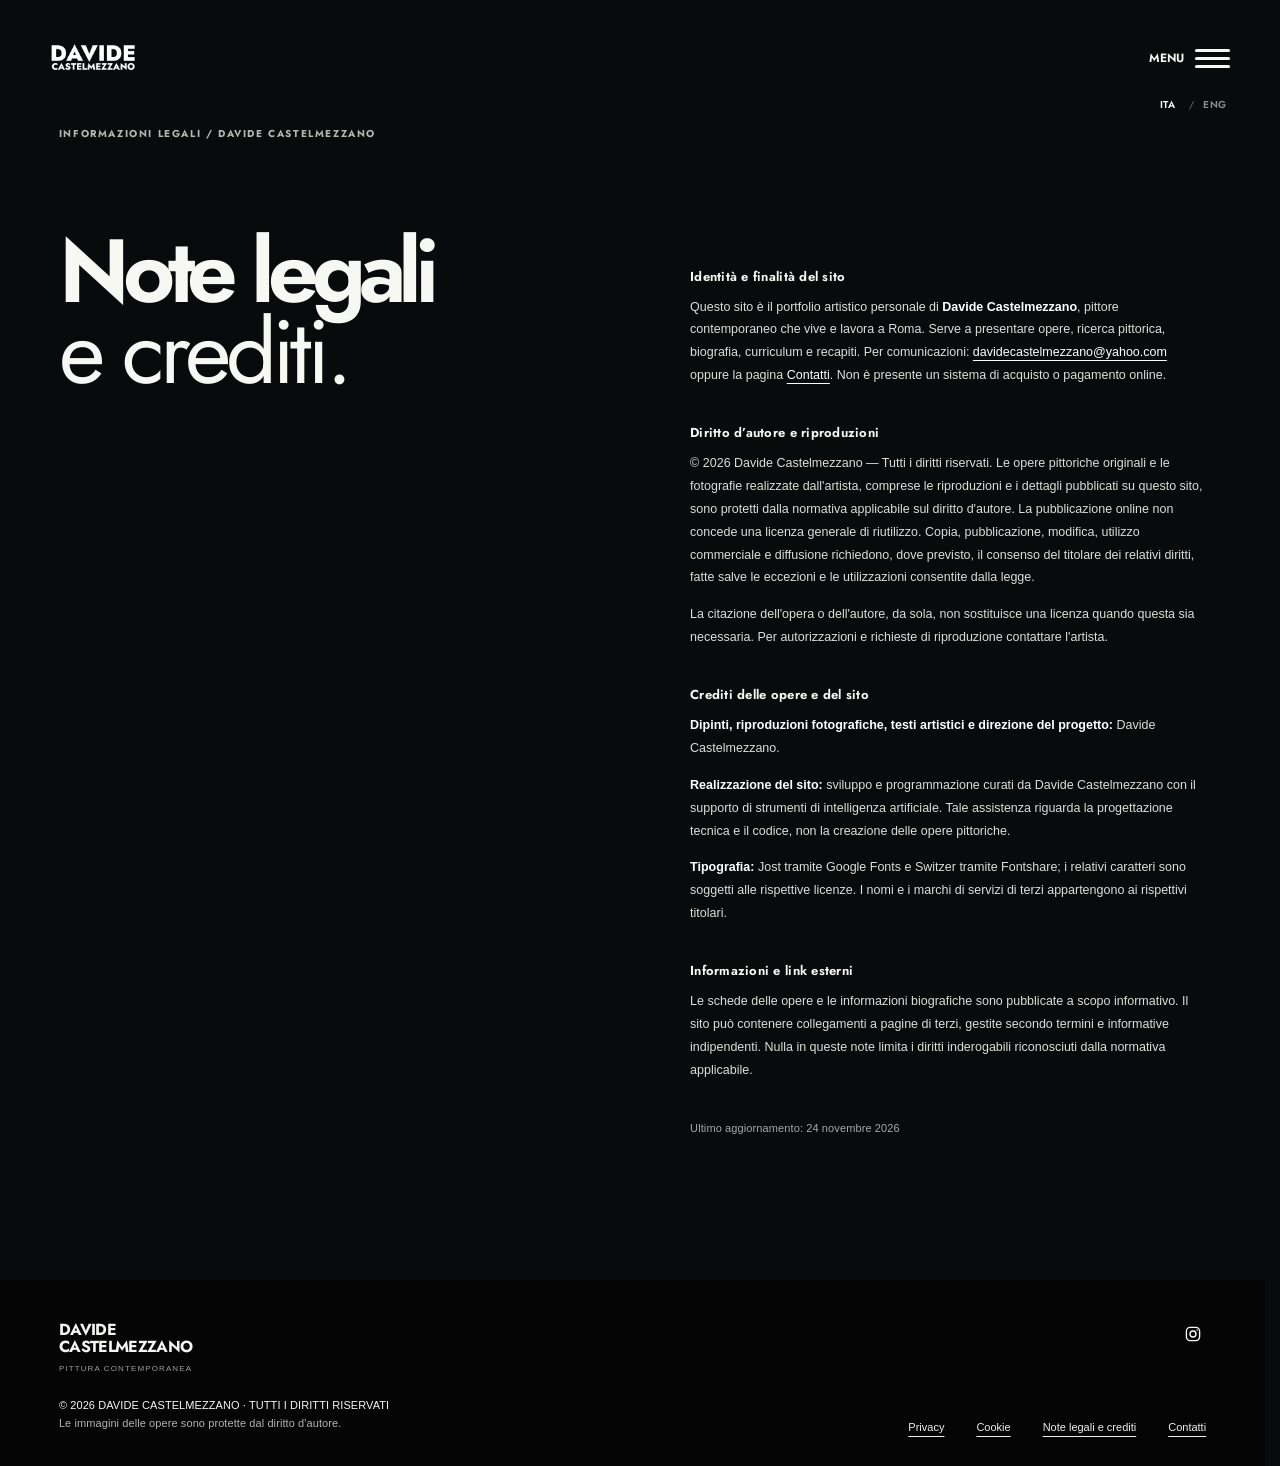
<file: note-legali/index.html>
<!doctype html>
<html lang="it">
<head>
<base href="../">
<script id="seo217-fixed-base">(function(){var b=document.querySelector('base')||document.createElement('base');if(location.protocol==='file:'){var nested=/\/(?:neogenesi|percorso|altrilavori|ricerca|bio|contatti|privacy|privacy-en|cookies|cookies-en|note-legali|note-legali-en)\/index\.html$/.test(location.pathname);b.href=new URL(nested?'../':'./',location.href).href;}else{b.href=location.pathname.startsWith('/davide-castelmezzano/')?'/davide-castelmezzano/':'/';}if(!b.parentNode)document.head.insertBefore(b,document.head.firstChild)})();</script>
<meta charset="utf-8"><meta name="viewport" content="width=device-width,initial-scale=1"><meta name="theme-color" content="#f8f7f3"><meta name="description" content="Note legali, copyright delle opere pittoriche e crediti del portfolio artistico di Davide Castelmezzano.">
<title>Note legali e crediti | Davide Castelmezzano</title>
<link rel="canonical" href="https://www.davidecastelmezzano.com/note-legali/">
<link rel="alternate" hreflang="it" href="https://www.davidecastelmezzano.com/note-legali/">
<link rel="alternate" hreflang="en" href="https://www.davidecastelmezzano.com/note-legali-en/">
<meta name="robots" content="index,follow,max-image-preview:large">
<meta property="og:type" content="article">
<meta property="og:site_name" content="Davide Castelmezzano">
<meta property="og:locale" content="it_IT">
<meta property="og:title" content="Note legali e crediti | Davide Castelmezzano">
<meta property="og:description" content="Note legali, copyright delle opere pittoriche e crediti del portfolio artistico di Davide Castelmezzano.">
<meta property="og:url" content="https://www.davidecastelmezzano.com/note-legali/">
<meta property="og:image" content="https://www.davidecastelmezzano.com/MEDIA/home_hero_1.webp">
<meta name="twitter:card" content="summary_large_image">
<meta name="twitter:title" content="Note legali e crediti | Davide Castelmezzano">
<meta name="twitter:description" content="Note legali, copyright delle opere pittoriche e crediti del portfolio artistico di Davide Castelmezzano.">
<meta name="twitter:image" content="https://www.davidecastelmezzano.com/MEDIA/home_hero_1.webp">
<script type="application/ld+json">{"@context":"https://schema.org","@graph":[{"@type":"Person","@id":"https://www.davidecastelmezzano.com/#artist","name":"Davide Castelmezzano","jobTitle":"Pittore contemporaneo","url":"https://www.davidecastelmezzano.com/","birthPlace":{"@type":"Place","name":"Matera, Italia"},"homeLocation":{"@type":"Place","name":"Roma, Italia"},"sameAs":["https://www.instagram.com/davidecastelmezzano/"]},{"@type":"WebSite","@id":"https://www.davidecastelmezzano.com/#website","url":"https://www.davidecastelmezzano.com/","name":"Davide Castelmezzano — Pittura contemporanea","inLanguage":["it","en"],"publisher":{"@id":"https://www.davidecastelmezzano.com/#artist"}},{"@type":"WebPage","@id":"https://www.davidecastelmezzano.com/note-legali/#webpage","url":"https://www.davidecastelmezzano.com/note-legali/","name":"Note legali e crediti | Davide Castelmezzano","description":"Note legali, copyright delle opere pittoriche e crediti del portfolio artistico di Davide Castelmezzano.","inLanguage":"it","isPartOf":{"@id":"https://www.davidecastelmezzano.com/#website"},"about":{"@id":"https://www.davidecastelmezzano.com/#artist"}}]}</script>
<link rel="preconnect" href="https://fonts.googleapis.com"><link rel="preconnect" href="https://fonts.gstatic.com" crossorigin>
<link rel="stylesheet" href="https://fonts.googleapis.com/css2?family=Jost:ital,wght@0,400;0,500;0,600;0,700;1,400;1,500;1,600;1,700&display=swap">
<link rel="stylesheet" href="CSS/rev202_bundle_01.css" id="rev202-style-01">
























<link rel="stylesheet" href="CSS/rev202_bundle_02.css?rev=213" id="rev202-style-02">








<link rel="stylesheet" href="CSS/rev202_bundle_03.css" id="rev202-style-03">








<link rel="stylesheet" href="CSS/rev202_bundle_04.css" id="rev202-style-04">
<link rel="stylesheet" href="CSS/rev202_bundle_05.css" id="rev202-style-05">






























































<link rel="preconnect" href="https://api.fontshare.com" crossorigin>
<link href="https://api.fontshare.com/v2/css?f[]=switzer@400,500,600,700&display=swap" rel="stylesheet">
<link rel="stylesheet" href="CSS/rev202_bundle_06.css" id="rev202-style-06">
<noscript><style>body.site-booting #app{visibility:visible!important}body.site-booting .home139-entry{display:none!important}body.site-booting>.site-header{visibility:visible!important}.seo217-fallback{max-width:72ch;margin:9rem auto 5rem;padding:2rem;line-height:1.7;font:400 1.1rem sans-serif}.seo217-fallback h1{font-size:2rem}</style></noscript>
<style id="seo219-failure-fallback">
body.seo219-direct.seo219-render-failed #app{visibility:visible!important}
body.seo219-direct.seo219-render-failed>.site-header{visibility:visible!important}
body.seo219-direct.seo219-render-failed #home139-entry{display:none!important}
body.seo219-direct.seo219-render-failed .seo217-fallback{max-width:72ch;margin:8rem auto 5rem;padding:2rem;line-height:1.7;font-family:Arial,sans-serif;color:#252525}
body.seo219-direct.seo219-render-failed .seo217-fallback h1{font-size:clamp(2rem,4vw,3rem);line-height:1.2}
</style><script id="seo219-recovery">document.addEventListener('DOMContentLoaded',function(){setTimeout(function(){if(document.body.classList.contains('site-booting')) document.body.classList.add('seo219-render-failed')},900)})</script>
</head>
<body class="site-booting seo219-direct">
<div hidden class="home139-entry" id="home139-entry" role="dialog" aria-label="Davide Castelmezzano. Introduzione al sito" tabindex="-1"><canvas class="intro177-dust" aria-hidden="true"></canvas><canvas class="rev179-morph-film" id="rev179-morph-film" aria-hidden="true"></canvas><div class="intro177-sign" aria-hidden="true"><div class="intro177-eyebrow">PITTURA CONTEMPORANEA</div><div class="intro177-ink"><img class="intro178-paint" id="intro178-paint" alt="" aria-hidden="true" decoding="async"></div></div><button class="rev189-enter" type="button" aria-label="Entra nel sito" title="Entra nel sito"><span class="rev193-orbit-hover" aria-hidden="true"><span class="rev193-orbit-breath"><span class="rev193-outer-ring"></span><span class="rev193-inner-dot"></span></span></span><span class="rev193-cta-label" aria-hidden="true"><span class="rev193-cta-desktop">CLICCA PER ENTRARE</span><span class="rev193-cta-mobile">TOCCA PER ENTRARE</span></span></button></div>
<script id="rev57-immersive-bridge" data-site-source="js-1" src="JAVASCRIPT/01_rev57-immersive-bridge.js"></script>
<header class="site-header"><a class="brand" href="#/" aria-label="Torna alla homepage"><img class="rev178-logo" src="MEDIA/logo_davide.png" alt="Davide Castelmezzano" draggable="false"></a><button type="button" id="menu-toggle" class="menu-toggle" aria-expanded="false" aria-controls="site-nav" aria-label="Apri menu">MENU <span class="rev141-menu-symbol" aria-hidden="true"><i></i><i></i><i></i></span></button><div class="rev198-header-lang" role="group" aria-label="Lingua del sito / Website language"><button type="button" data-lang="it" aria-pressed="true">ITA</button><span class="rev198-lang-sep" aria-hidden="true">/</span><button type="button" data-lang="en" aria-pressed="false">ENG</button></div><nav id="site-nav" class="site-nav" aria-label="Navigazione principale"><a href="#/neogenesi" data-nav="opere">Opere</a><a href="#/ricerca" data-nav="ricerca">Ricerca</a><a href="#/bio" data-nav="bio">Bio / CV</a><a href="#/contatti" data-nav="contatti">Contatti</a><button id="site-series-switch" type="button" aria-label="Scegli un altro percorso pittorico">Serie pittoriche <svg viewBox="0 0 24 24" aria-hidden="true"><path d="m6 9 6 6 6-6"/></svg></button></nav></header>
<main id="app"><article class="page legal31" lang="it" aria-label="Note legalie crediti."><div class="legal31-head"><span class="legal31-eyebrow">INFORMAZIONI LEGALI / DAVIDE CASTELMEZZANO</span></div><div class="legal31-body"><h1>Note legali<br><em>e crediti.</em></h1><div class="legal31-content"><h2>Identità e finalità del sito</h2><p>Questo sito è il portfolio artistico personale di <strong>Davide Castelmezzano</strong>, pittore contemporaneo che vive e lavora a Roma. Serve a presentare opere, ricerca pittorica, biografia, curriculum e recapiti. Per comunicazioni: <a href="mailto:davidecastelmezzano@yahoo.com">davidecastelmezzano@yahoo.com</a> oppure la pagina <a href="#/contatti">Contatti</a>. Non è presente un sistema di acquisto o pagamento online.</p><h2>Diritto d’autore e riproduzioni</h2><p>© 2026 Davide Castelmezzano — Tutti i diritti riservati. Le opere pittoriche originali e le fotografie realizzate dall&#x27;artista, comprese le riproduzioni e i dettagli pubblicati su questo sito, sono protetti dalla normativa applicabile sul diritto d&#x27;autore. La pubblicazione online non concede una licenza generale di riutilizzo. Copia, pubblicazione, modifica, utilizzo commerciale e diffusione richiedono, dove previsto, il consenso del titolare dei relativi diritti, fatte salve le eccezioni e le utilizzazioni consentite dalla legge.</p><p>La citazione dell&#x27;opera o dell&#x27;autore, da sola, non sostituisce una licenza quando questa sia necessaria. Per autorizzazioni e richieste di riproduzione contattare l&#x27;artista.</p><h2>Crediti delle opere e del sito</h2><p><strong>Dipinti, riproduzioni fotografiche, testi artistici e direzione del progetto:</strong> Davide Castelmezzano.</p><p><strong>Realizzazione del sito:</strong> sviluppo e programmazione curati da Davide Castelmezzano con il supporto di strumenti di intelligenza artificiale. Tale assistenza riguarda la progettazione tecnica e il codice, non la creazione delle opere pittoriche.</p><p><strong>Tipografia:</strong> Jost tramite Google Fonts e Switzer tramite Fontshare; i relativi caratteri sono soggetti alle rispettive licenze. I nomi e i marchi di servizi di terzi appartengono ai rispettivi titolari.</p><h2>Informazioni e link esterni</h2><p>Le schede delle opere e le informazioni biografiche sono pubblicate a scopo informativo. Il sito può contenere collegamenti a pagine di terzi, gestite secondo termini e informative indipendenti. Nulla in queste note limita i diritti inderogabili riconosciuti dalla normativa applicabile.</p><p class="legal31-update">Ultimo aggiornamento: 24 novembre 2026</p></div></div></article><noscript><nav aria-label="Sezioni del portfolio"><a href="#/neogenesi">Neo Genesi</a> · <a href="/altrilavori/">Fantasia</a> · <a href="/percorso/">Enigmi semiotici</a> · <a href="#/ricerca">Ricerca</a> · <a href="#/bio">Biografia</a> · <a href="#/contatti">Contatti</a></nav></noscript><noscript><nav aria-label="Sezioni del portfolio"><a href="/neogenesi/">Neo Genesi</a> · <a href="/altrilavori/">Fantasia</a> · <a href="/percorso/">Enigmi semiotici</a> · <a href="/ricerca/">Ricerca</a> · <a href="/bio/">Biografia</a> · <a href="/contatti/">Contatti</a></nav></noscript></main>
<footer class="site-footer footer31" aria-label="Informazioni, collegamenti legali e crediti">
  <div class="footer31-upper">
    <div class="footer31-brand" aria-label="Davide Castelmezzano, pittore"><strong>DAVIDE<br>CASTELMEZZANO</strong><span>PITTURA CONTEMPORANEA</span></div>
    <div class="footer31-social">
      <a href="https://www.instagram.com/davidecastelmezzano/" target="_blank" rel="noopener noreferrer" aria-label="Instagram di Davide Castelmezzano" title="Instagram">
        <svg aria-hidden="true" viewBox="0 0 24 24" fill="none" stroke="currentColor" stroke-width="1.8"><rect x="3.2" y="3.2" width="17.6" height="17.6" rx="5"/><circle cx="12" cy="12" r="4"/><circle cx="17.5" cy="6.6" r="1" fill="currentColor" stroke="none"/></svg>
      </a>
    </div>
  </div>
  <div class="footer31-lower">
    <div class="footer31-copyright">
      <p>&copy; <span id="year">2026</span> DAVIDE CASTELMEZZANO &middot; TUTTI I DIRITTI RISERVATI</p>
      <p>Le immagini delle opere sono protette dal diritto d'autore.</p>
    </div>
    <nav class="footer31-legal" aria-label="Informazioni legali"><a href="#/privacy">Privacy</a><a href="#/cookies">Cookie</a><a href="#/note-legali">Note legali e crediti</a><a href="#/contatti">Contatti</a></nav>
  </div>
</footer>
<div id="zoom" class="overlay" role="dialog" aria-modal="true" aria-label="Opera ingrandita"><div class="overlay-top"><span class="eyebrow" id="zoom-name">Opera</span><button type="button" class="close" id="zoom-close" aria-label="Chiudi ingrandimento"></button></div><img class="zoom-image" id="zoom-img" alt=""><p id="zoom-caption" class="zoom-caption"></p></div>
<div id="work-viewer" class="work-viewer" role="dialog" aria-modal="true" aria-label="Opera in primo piano" aria-hidden="true">
 <div class="work-viewer-header"><span class="work-viewer-collection" id="viewer-collection">NEO GENESI</span><button class="viewer-close" type="button" id="viewer-close" aria-label="Chiudi la visualizzazione">CHIUDI <span aria-hidden="true">×</span></button></div>
 <div class="work-viewer-center"><button type="button" class="viewer-nav" id="viewer-prev" aria-label="Opera precedente">‹</button><figure class="work-viewer-figure"><img id="viewer-image" alt=""><figcaption><strong id="viewer-title"></strong><span id="viewer-meta"></span></figcaption></figure><button type="button" class="viewer-nav" id="viewer-next" aria-label="Opera successiva">›</button></div>
 <div class="viewer-thumbs-area"><span class="viewer-thumbs-label">ALTRE OPERE <span id="viewer-counter"></span></span><div class="viewer-thumbs" id="viewer-thumbs" aria-label="Seleziona un'altra opera"></div></div>
 </div>
<div id="index" class="overlay" role="dialog" aria-modal="true" aria-label="Indice delle opere"><div class="overlay-top"><span class="eyebrow" id="index-label">Indice delle opere</span><button type="button" class="close" id="index-close" aria-label="Chiudi indice"></button></div><div class="index-list" id="index-list"></div></div>
<script id="script-02" data-site-source="js-2">
/* REV218: Critical gallery media map embedded to prevent incomplete renders when external JS requests fail. */
const A="";
const MEDIA={"ng_smek.jpg":"MEDIA/preview/opera_daimon.jpg","ng_illudes.jpg":"MEDIA/preview/opera_illudes.jpg","ng_imago.jpg":"MEDIA/preview/opera_imago.jpg","ng_fides.jpg":"MEDIA/preview/opera_fides.jpg","ng_endi.jpg":"MEDIA/preview/opera_endiadi.jpg","ng_enesi.jpg":"MEDIA/preview/opera_enesi.jpg","ng_osmosi.jpg":"MEDIA/preview/opera_osmosi.jpg","ng_imago_panel1.jpg":"MEDIA/preview/opera_imago_pannello1.jpg","ng_imago_panel2.jpg":"MEDIA/preview/opera_imago_pannello2.jpg","ng_endi_panel1.jpg":"MEDIA/preview/opera_endiadi_pannello1.jpg","ng_endi_panel2.jpg":"MEDIA/preview/opera_endiadi_pannello2.jpg","arch_domatrice.jpg":"MEDIA/preview/opera_domatrice.jpg","arch_innocenti.jpg":"MEDIA/preview/opera_innocenti.jpg","arch_luogo.jpg":"MEDIA/preview/opera_luogo.jpg","arch_uniti.jpg":"MEDIA/preview/opera_uniti.jpg","arch_identita.jpg":"MEDIA/preview/opera_identita.jpg","arch_caccia.jpg":"MEDIA/preview/opera_caccia.jpg","arch_mistero.jpg":"MEDIA/preview/opera_mistero.jpg","arch_conflitti.webp":"MEDIA/preview/opera_conflitti.jpg","arch_estensioni.webp":"MEDIA/preview/opera_estensioni.jpg","arch_senzatitolo.webp":"MEDIA/preview/opera_fuggi_esperanza.jpg","cinema_illudes.webp":"MEDIA/home_hero_3.webp","rev178_hero1.png":"MEDIA/home_hero_1.webp","rev178_hero2.png":"MEDIA/home_hero_2.jpg","rev178_hero3.png":"MEDIA/home_hero_3.webp","rev178_home_about.jpg":"MEDIA/home_studio.jpg","rev178_home_neo.png":"MEDIA/home_neo_genesi.webp","rev178_contact.png":"MEDIA/contatti.webp","rev178_bio_portrait.jpg":"MEDIA/biografia_ritratto.jpg"};
// REV216: 2560x1440 for gallery; 3840x2160 for the seamless explorer entrance; original masters only once inside the explorer.
const MEDIA_EXPLORE = src => src.replace('MEDIA/preview/opera_', 'MEDIA/explore/opera_');
const MEDIA_HIRES = src => src.replace('MEDIA/explore/opera_', 'MEDIA/hires/opera_');
const ICON={arrow:'<svg aria-hidden="true" viewBox="0 0 24 24" fill="none" stroke="currentColor" stroke-width="1.5" stroke-linecap="round" stroke-linejoin="round"><path d="M4 12h15m-6-6 6 6-6 6"/></svg>',up:'<svg aria-hidden="true" viewBox="0 0 24 24" fill="none" stroke="currentColor" stroke-width="1.6" stroke-linecap="round"><path d="M5 19 19 5M7 5h12v12"/></svg>',down:'<svg aria-hidden="true" viewBox="0 0 24 24" fill="none" stroke="currentColor" stroke-width="1.6" stroke-linecap="round"><path d="M6 9l6 6 6-6"/></svg>',left:'<svg aria-hidden="true" viewBox="0 0 24 24" fill="none" stroke="currentColor" stroke-width="1.6" stroke-linecap="round"><path d="M20 12H4m6-6-6 6 6 6"/></svg>',copy:'<svg aria-hidden="true" viewBox="0 0 24 24" fill="none" stroke="currentColor" stroke-width="1.5" stroke-linejoin="round"><rect x="8" y="8" width="12" height="12" rx="2"/><path d="M16 8V6a2 2 0 0 0-2-2H6a2 2 0 0 0-2 2v8a2 2 0 0 0 2 2h2"/></svg>',mail:'<svg aria-hidden="true" viewBox="0 0 24 24" fill="none" stroke="currentColor" stroke-width="1.5"><rect x="2.7" y="5" width="18.6" height="14" rx="2"/><path d="m3 7 9 7 9-7"/></svg>'};
const cta=(label,to)=>`<a class="cta" href="${to}">${label}${ICON.up}</a>`;
</script>
<script id="script-03" data-site-source="js-3">
/* REV219: critical routing and gallery logic bundled inline, avoids external script dependency during crawl. */


MEDIA['ng_imago_panel1.jpg']='MEDIA/preview/opera_imago_pannello1.jpg';
MEDIA['ng_imago_panel2.jpg']='MEDIA/preview/opera_imago_pannello2.jpg';
MEDIA['ng_endi_panel1.jpg']='MEDIA/preview/opera_endiadi_pannello1.jpg';
MEDIA['ng_endi_panel2.jpg']='MEDIA/preview/opera_endiadi_pannello2.jpg';

const WORKS=[
 {title:'Smek',year:'2026',medium:'Olio su tela',size:'60 × 100 cm',src:'ng_smek.jpg'},
 {title:'Illudes',year:'2026',medium:'Olio su tela',size:'80 × 100 cm',src:'ng_illudes.jpg'},
 {title:'Imago',year:'2026',medium:'Olio su tavola · Dittico',size:'40 × 50 cm ciascun pannello · 40 × 100 cm complessivi',src:'ng_imago.jpg'},
 {title:'Fides',year:'2026',medium:'Olio su tavola',size:'65 × 110 cm',src:'ng_fides.jpg'},
 {title:'Endi Adi',year:'2026',medium:'Olio su tela · Dittico',size:'55 × 60 cm ciascun pannello · 55 × 120 cm complessivi',src:'ng_endi.jpg'},
 {title:'Enesi',year:'2026',medium:'Olio su tela',size:'75 × 85 cm',src:'ng_enesi.jpg'},
 {title:'Osmosi',year:'2026',medium:'Olio su plexiglass',size:'30 × 40 cm',src:'ng_osmosi.jpg'}
];
const ARCHIVE=[
 {title:"Domatrice di incubi",year:"2024",medium:"Olio su tela",size:"35 × 50 cm",src:"arch_domatrice.jpg"},
 {title:"Innocenti realtà",year:"2023",medium:"Olio su tela",size:"35 × 65 cm",src:"arch_innocenti.jpg"},
 {title:"Un luogo per tutti",year:"2022",medium:"Olio su tela",size:"60 × 90 cm",src:"arch_luogo.jpg"},
 {title:"Uniti nel momento del bisogno",year:"2022",medium:"Olio su tela",size:"60 × 100 cm",src:"arch_uniti.jpg"},
 {title:"Identità antropomorfe",year:"2021",medium:"Olio su tela",size:"110 × 160 cm",src:"arch_identita.jpg"},
 {title:"Caccia all'artefice",year:"2021",medium:"Olio su tela",size:"35 × 45 cm",src:"arch_caccia.jpg"},
 {title:"Mistero della seduzione",year:"2019",medium:"Olio su tela",size:"80 × 80 cm",src:"arch_mistero.jpg"},
 {title:"Conflitti d'amore",year:"2018",medium:"Olio su tela",size:"80 × 60 cm",src:"arch_conflitti.webp"},
 {title:"Estensioni interiori",year:"2019",medium:"Olio su tela",size:"60 × 80 cm",src:"arch_estensioni.webp"},
 {title:"Fuggi Esperanza",year:"2018",medium:"Olio su tela",size:"60 × 110 cm",src:"arch_senzatitolo.webp"}
];
const STATEMENT_GENERAL=[
'La ricerca pittorica nasce dall’interesse per ciò che può emergere dall’incontro tra immagini, forme e linguaggi visivi differenti. Al centro del lavoro vi è la possibilità che elementi apparentemente distanti, entrando in relazione, possano trasformarsi reciprocamente e dare origine a configurazioni inattese.',
'Il processo creativo si sviluppa attraverso un confronto continuo tra intenzione, intuizione e sperimentazione. Associazioni, contrasti e coincidenze visive diventano occasioni per esplorare nuove relazioni, lasciando che quanto emerge durante il lavoro possa suggerire direzioni impreviste e modificare le scelte iniziali.'
];
const STATEMENT_SERIES=[
'Neo Genesi nasce dall’esigenza di superare la costruzione narrativa che aveva caratterizzato parte della produzione precedente e di esplorare altre possibilità di formazione dell’immagine.',
'Il progetto prende avvio dalla selezione e dall’assemblaggio digitale di frammenti della tradizione pittorica occidentale. Sottratti ai loro contesti originari, questi elementi vengono ricombinati fino a generare configurazioni pareidoliche che, attraverso la pittura, acquistano corpo e presenza materiale.',
'Con lo sviluppo della serie, queste configurazioni smettono progressivamente di rappresentare un punto d’arrivo. L’introduzione di linee sinuose e interventi gestuali, seguita dalla sperimentazione con stencil utilizzati in positivo e in negativo, apre ulteriori possibilità di relazione tra linguaggi visivi differenti.',
'La figurazione, il gesto, l’astrazione e la componente informale non concorrono soltanto ad accrescere la complessità dell’immagine, ma alla costruzione di un nuovo equilibrio pittorico. Pur mantenendo le proprie differenze, questi linguaggi convivono e si trasformano reciprocamente, dando origine a un’unità visiva che non coincide con la semplice somma delle sue parti.',
'Da questa convivenza, anche tra linguaggi apparentemente contrastanti, emerge un’armonia inattesa che rappresenta una possibilità pittorica nuova rispetto alla produzione precedente.'
];
const BIO=[
'Davide Castelmezzano nasce a Matera nel 1992. Vive e lavora a Roma, dove si trasferisce nel 2012 per intraprendere gli studi di Pittura presso l’Accademia di Belle Arti, dopo aver conseguito il diploma al Liceo Artistico Statale Carlo Levi di Matera.',
'Durante la formazione accademica studia con Moreno Bondi e Vincenzo Scolamiero, approfondendo le tecniche pittoriche tradizionali, con particolare attenzione alla pittura fiamminga, rinascimentale e veneta. Nel 2017 consegue il diploma accademico di primo livello in Pittura con una tesi dedicata all’immaginario visivo e onirico di Federico Fellini. Nel 2020 consegue il diploma accademico di secondo livello con 110 e lode, sviluppando una ricerca sulla deformazione antropomorfa.',
'La sua prima produzione si caratterizza per un linguaggio figurativo fantastico, nel quale figure umane, animali e oggetti vengono associati all’interno di composizioni complesse. Attraverso il disegno libero e una pittura costruita per successive stratificazioni, realizza immagini nelle quali elementi apparentemente incongruenti suggeriscono narrazioni possibili, senza rappresentare necessariamente storie definite.',
'In questa fase approfondisce il proprio interesse per la pittura di Riccardo Tommasi Ferroni e frequenta lo studio del figlio Giovanni Tommasi Ferroni, con il quale instaura un rapporto di stima e confronto artistico, ricevendo indicazioni e consigli sui materiali e sui procedimenti pittorici.',
'Successivamente matura l’esigenza di superare la dimensione narrativa, orientando la propria ricerca verso nuove possibilità di costruzione dell’immagine. Questo cambiamento trova espressione in Neo Genesi (2026), progetto nel quale frammenti della tradizione figurativa, sperimentazione digitale e differenti procedimenti pittorici concorrono alla formazione di immagini caratterizzate dalla convivenza di registri visivi eterogenei.',
'Nel corso della sua attività partecipa a esposizioni collettive in Italia e all’estero, tra cui Multi-Narrative: Painting in Coexistence presso la China Academy of Art di Hangzhou (2021), Incipit surrealtà a Roma e Matera (2024) e Geopolitica: trasformazioni e sviluppi presso la Galleria Plus Art Pulse di Roma (2026). Nel 2026 riceve una segnalazione della giuria alla XVII edizione del Premio Combat, con pubblicazione nel catalogo ufficiale.'
];
const OLD_CV=[['2026','Geopolitica: trasformazioni e sviluppi — Galleria Plus Art Pulse, Roma'],['2025','Premio di pittura Giovanni Colacicchi — Galleria AAIE, Roma'],['2025','Nel sogno del fantastico — Galleria Viva, Soriano nel Cimino'],['2024','A tre voci — a cura di Robertomaria Siena, Spazio Urano, Roma'],['2024','Incipit surrealtà — Roma e Matera'],['2021','Multi-Narrative: Painting in Coexistence — China Academy of Art, Hangzhou, Cina']];


</script>
<script id="script-04" data-site-source="js-4">
/* REV219: critical routing and gallery logic bundled inline, avoids external script dependency during crawl. */

const app=document.getElementById('app');const reduced=matchMedia('(prefers-reduced-motion: reduce)');const email='davidecastelmezzano@yahoo.com';
let artworkIndex=0,cleanup=()=>{},lastFocus=null,animating=false;let viewerIndex=0,viewerBusy=false,viewerFocus=null;
const cvSections=[
 ['Mostre',[
 ['2026','Geopolitica: trasformazioni e sviluppi, Galleria Plus Art Pulse, Roma.'],
 ['2025','Premio di pittura Giovanni Colacicchi, Galleria AAIE, Roma.'],
 ['2025','Premio di pittura Giovanni Colacicchi, Ala Nobile del Palazzo Comunale, Sabaudia.'],
 ['2025','Nel sogno del fantastico, Galleria Viva, Soriano nel Cimino.'],
 ['2025','OpenArt Now 50x50, Aurora Boreale Associazione Culturale, Roma.'],
 ['2024','A tre voci, a cura di Robertomaria Siena, Spazio Urano, Roma.'],
 ['2024','Arte è Bellezza, Sale del Palazzo Comunale, Bolsena.'],
 ['2024','Arte è Bellezza. La forza del puro. Omaggio ad Alberini, Palazzo Nuzzi, Orte.'],
 ['2024','Arte è Bellezza. Le nuove frontiere dell’arte, Scuderie di Palazzo Chigi Albani, Soriano nel Cimino.'],
 ['2024','Incipit surrealtà, a cura di Robertomaria Siena, La Design.aTa Art Gallery, Roma.'],
 ['2024','Incipit surrealtà, a cura di Robertomaria Siena, Scuderie di Palazzo Malvinni-Malvezzi, Matera.'],
 ['2024','25° Anniversario Galería Artelibre, esposizione virtuale internazionale, Galería Artelibre, Spagna; pubblicazione nel Tomo I – Catalogo Rosso.'],
 ['2021','Multi-Narrative: Painting in Coexistence, China Academy of Art, Hangzhou, Cina.']]],
 ['Residenze', [['2024','Residenza Arte è Bellezza, con il patrocinio del Ministero della Cultura, Soriano nel Cimino (VT), Italia.']]],
 ['Riconoscimenti', [['2026','Premio Combat – 17ª edizione, segnalazione della giuria e pubblicazione nel catalogo ufficiale.'],['2022','Luxembourg Art Prize, Certificato di Merito Artistico, Pinacothèque du Luxembourg.']]],
 ['Pubblicazioni', [['2025','Panta Rei Editoriale, articolo dedicato all’opera La Domatrice di Incubi.'],['2024','Pubblicazione nel Tomo I – Catalogo Rosso, Galería Artelibre.'],['2023','Guía de Arte LEONARDO 2023, pagina monografica, Galería Artelibre.']]],
 ['Formazione', [['2020','Diploma accademico di secondo livello in Pittura, Accademia di Belle Arti di Roma, 110 e lode.'],['2017','Diploma accademico di primo livello in Pittura, Accademia di Belle Arti di Roma.']]]
];
function ps(a){return a.map(s=>`<p>${s}</p>`).join('')}
function extensible(items,visible=1,id='more'){return `<div class="prose" id="${id}">${ps(items.slice(0,visible))}<div class="extra" hidden>${ps(items.slice(visible))}</div><button type="button" class="toggle-more" aria-expanded="false" data-toggle="${id}"><span>Leggi tutto</span>${ICON.down}</button></div>`}
function home(){return `<article class="page home art-home home139" aria-label="Davide Castelmezzano, pittura">
<section class="art-hero home139-hero" id="hero-scroll-intro" aria-label="Dettagli pittorici di Smek e Illudes">
 <div class="home139-slides" aria-hidden="true">
  <img class="home139-slide is-active" data-art="Smek" src="${MEDIA['rev178_hero1.png']}" alt="" fetchpriority="high" decoding="async">
  <img class="home139-slide" data-art="Illudes — nuovo dettaglio" src="${MEDIA['rev178_hero2.png']}" alt="" decoding="async">
  <img class="home139-slide" data-art="Illudes" src="${MEDIA['rev178_hero3.png']}" alt="" decoding="async">
 </div>
</section>
<section class="art-about home139-about" id="studio-home" aria-labelledby="art-about-title">
 <div class="art-about-left"><div class="art-about-copy home139-about-copy">
  <h1 id="art-about-title" class="home139-statement"><span>IMMAGINI IN</span><span>DIVENIRE</span></h1>
  <h2 class="home139-about-label">CHI SONO ?</h2>
  <p>Davide Castelmezzano (Matera, 1992) vive e lavora a Roma. La sua ricerca pittorica esplora le possibilità di trasfigurazione fantastica dell’immagine attraverso il dialogo tra gestualità pittorica e pareidolia.</p>
  <a class="art-about-link" href="#/bio">Davide</a>
 </div></div>
 <figure class="art-about-picture"><img src="${MEDIA['rev178_home_about.jpg']}" alt="Davide Castelmezzano nel suo studio di pittura" loading="lazy" decoding="async"></figure>
</section>
<section class="art-neo home139-neo" id="neogenesi-intro" aria-labelledby="art-neo-title">
 <img class="art-neo-painting" src="${MEDIA['rev178_home_neo.png']}" alt="Dettaglio originale di Illudes" loading="lazy" decoding="async">
 <div class="art-neo-shade" aria-hidden="true"></div>
 <div class="home139-neo-content">
  <div class="home139-neo-title"><h1 id="art-neo-title"><span>NEO</span><span>GENESI</span></h1><span class="home139-neo-serie">Serie</span></div>
  <div class="home139-neo-info"><h2>SERIE PITTORICA 2026</h2>
  <p>Neo Genesi esplora le possibilità che emergono dall’incontro tra forme e immagini apparentemente incompatibili. Attraverso la gestualità pittorica, elementi differenti entrano in relazione, generando configurazioni inattese e nuove possibilità figurative.</p>
  <a href="#/neogenesi" class="home139-neo-link">SCOPRI</a></div>
 </div>
</section></article>`}


// Only Neo Genesi is an established SERIES. The other two entrances are chronological/editorial groups.
const EARLY_TITLES=['Identità antropomorfe','Mistero della seduzione','Estensioni interiori'];
const EARLY=EARLY_TITLES.map(title=>ARCHIVE.find(work=>work.title===title)).filter(Boolean);
const OTHER=ARCHIVE.filter(work=>!EARLY_TITLES.includes(work.title));
const COLLECTIONS={
 neogenesi:{name:'Neo Genesi',title:'Neo <em>Genesi.</em>',banner:'cinema_illudes.webp',desc:'Dalla convivenza di linguaggi visivi differenti emerge un nuovo equilibrio pittorico.',items:WORKS,cat:'SERIE / 2026'},
 percorso:{name:'Enigmi semiotici',title:'Enigmi<br><em>semiotici.</em>',banner:'arch_identita.jpg',desc:'Opere realizzate tra il 2019 e il 2021.',items:EARLY,cat:'2019–2021'},
 altrilavori:{name:'Fantasia',title:'Fantasia.',banner:'arch_domatrice.jpg',desc:'Opere realizzate tra il 2018 e il 2024.',items:OTHER,cat:'2018–2024'}
};
const galleryEntries=()=>COLLECTIONS[getPage()]?.items||WORKS;
function gallery(){
 const route=getPage(),c=COLLECTIONS[route]||COLLECTIONS.neogenesi;
 const w=c.items[0];
 const name=w.title==='Smek'?'Daimon (Smek)':w.title;
 const nameHtml=w.title==='Smek'?'Daimon <span class="rev180-smek">(Smek)</span>':name;
 const seriesName={'neogenesi':'NEO GENESI','percorso':'ENIGMI SEMIOTICI','altrilavori':'FANTASIA'}[route]||'NEO GENESI';
 return `<article class="page rev155-gallery" aria-label="Opere di Davide Castelmezzano">
  <section class="rev155-scene" id="rev155-scene" aria-label="Spazio espositivo">
   <div class="rev155-series" id="rev155-series">
    <button class="rev155-heading rev155-series-toggle" id="rev155-series-toggle" type="button" aria-expanded="true" aria-controls="rev155-series-list">SERIE</button>
    <div class="rev155-series-list rev155-disclosure" id="rev155-series-list">
     <button type="button" class="rev155-series-choice ${route==='neogenesi'?'is-active':''}" data-series="neogenesi">NEO GENESI <span>2026</span></button>
     <button type="button" class="rev155-series-choice ${route==='altrilavori'?'is-active':''}" data-series="altrilavori">FANTASIA <span>2018–2024</span></button>
     <button type="button" class="rev155-series-choice ${route==='percorso'?'is-active':''}" data-series="percorso">ENIGMI SEMIOTICI <span>2019–2021</span></button>
    </div>
   </div>
   <div class="rev155-art-zone" id="rev155-art-zone" aria-label="Opera principale; scorri per sfogliare">
    <div class="rev156-world" id="rev156-world">
     <button type="button" id="rev155-artwork" class="rev155-artwork" aria-label="Avvicina l'opera ${name}" aria-pressed="false">
      <span class="rev155-photo-shell" id="rev155-photo-shell"><img id="rev155-image" class="rev155-photo" src="${MEDIA[w.src]}" alt="${name}" draggable="false" decoding="async"></span>
     </button>
    </div>
   </div>
   <div class="rev155-work-info" id="rev155-work-info" aria-live="polite">
    <h1 id="rev155-title">${nameHtml}</h1><p id="rev155-medium">${[w.medium,w.size].filter(Boolean).join(' ')}</p><p id="rev155-year">${w.year||''}</p>
    <div id="rev162-panels" class="rev162-panels" role="group" aria-label="Visualizzazione del dittico" hidden>
     <button type="button" data-panel="0" aria-pressed="true" title="Visualizza entrambi i pannelli">INTERO</button>
     <button type="button" data-panel="1" aria-pressed="false" title="Visualizza il pannello 1">1</button>
     <button type="button" data-panel="2" aria-pressed="false" title="Mostra o nascondi il pannello 2">2</button>
    </div>
   </div>
   <div class="rev155-works" id="rev155-works">
    <button type="button" class="rev155-heading rev155-works-toggle" id="rev155-works-toggle" aria-expanded="true" aria-controls="rev155-works-list">OPERE ${seriesName}</button>
    <div class="rev155-works-list rev155-disclosure" id="rev155-works-list"></div>
   </div>
   <div class="rev155-actions">
    <button id="rev155-explore" type="button" aria-label="Esplora l'opera a schermo intero"><span>ESPLORA L'OPERA</span><img class="rev159-explore-icon" src="MEDIA/icona_esplora.png" width="39" height="38" alt="" aria-hidden="true"></button>
    <a href="#/contatti" id="rev155-enquire">PER INFO SULL'OPERA</a>
   </div>
  </section>
  <div class="rev155-immersive" id="rev155-immersive" role="dialog" aria-modal="true" aria-label="Esplorazione dell'opera" hidden>
   <div class="rev155-immersive-canvas" id="rev155-immersive-canvas" aria-label="Trascina per esplorare la pittura"><img id="rev155-immersive-image" alt="Dettaglio di ${name}" draggable="false" decoding="async"></div>
   <button class="rev155-immersive-back" id="rev155-back" type="button">TORNA INDIETRO</button>
   <span class="rev155-immersive-caption" id="rev155-immersive-caption">${name}</span>
  </div>
 </article>`;
}

function research(){
 const paras=arr=>arr.map(p=>`<p>${p}</p>`).join('');
 return `<article class="page research24" aria-label="Ricerca artistica">
 <div class="research24-track" id="research24-track"><div class="research24-stage" id="research24-stage">
  <video class="research24-video first" id="research24-v1" autoplay muted playsinline loop preload="metadata" poster="MEDIA/ricerca_poster.webp" aria-hidden="true"><source src="MEDIA/ricerca_rev204.mp4" type="video/mp4"></video>
  <video class="research24-video second" id="research24-v2" autoplay muted playsinline loop preload="metadata" poster="MEDIA/neo_genesi_poster.webp" aria-hidden="true"><source src="MEDIA/neo_genesi_hq.mp4" type="video/mp4"></video>
  <div class="research24-shade"></div><div class="research24-grain"></div>
  <section class="research24-scene first" id="research24-general" aria-labelledby="research24-general-heading">
   <video class="research24-mobile-film" autoplay muted loop playsinline preload="metadata" poster="MEDIA/ricerca_poster.webp" aria-hidden="true"><source src="MEDIA/ricerca_rev204.mp4" type="video/mp4"></video>
   <div class="research24-contents"><h1 class="research24-title" id="research24-general-heading">RICERCA</h1>
   <div class="research24-cols" lang="it">${paras(STATEMENT_GENERAL)}</div></div>
  </section>
  <section class="research24-scene second" id="research24-neo" aria-labelledby="research24-neo-heading">
   <video class="research24-mobile-film" autoplay muted loop playsinline preload="metadata" poster="MEDIA/neo_genesi_poster.webp" aria-hidden="true"><source src="MEDIA/neo_genesi_hq.mp4" type="video/mp4"></video>
   <div class="research24-contents"><h2 class="research24-title" id="research24-neo-heading">NEO GENESI</h2>
   <div class="research24-cols" lang="it">${paras(STATEMENT_SERIES)}</div></div>
  </section>
 </div></div>

 </article>`;
}
function bio(){
 const paragraphs=BIO.map(p=>`<p>${p}</p>`).join('');
 return `<article class="page bio25-page" aria-label="Biografia e curriculum di Davide Castelmezzano">
 <section class="bio25-immersive" aria-label="L'artista, biografia e curriculum">
   <img class="bio25-photograph" src="${MEDIA["rev178_bio_portrait.jpg"]}" alt="Davide Castelmezzano al lavoro nel suo studio a Roma" fetchpriority="high">
   <div class="bio25-shadow" aria-hidden="true"></div>
   <div class="bio25-frame">
      <div class="bio25-shell">
        <div class="bio25-content">
          <div class="bio25-tabs" role="tablist" aria-label="Percorso dell'artista">
           <button type="button" class="bio25-tab is-active" id="bio25-tab-bio" role="tab" aria-selected="true" aria-controls="bio25-pane-bio" data-bio-tab="bio">BIOGRAFIA</button>
           <button type="button" class="bio25-tab" id="bio25-tab-cv" role="tab" aria-selected="false" aria-controls="bio25-pane-cv" data-bio-tab="cv">CURRICULUM</button>
          </div>
          <section id="bio25-pane-bio" role="tabpanel" aria-labelledby="bio25-tab-bio" class="bio25-panel is-active" data-bio-panel="bio">
           <h1 class="bio25-title">BIOGRAFIA</h1>
           <div class="bio25-columns" lang="it">${paragraphs}</div>
          </section>
          <section id="bio25-pane-cv" role="tabpanel" aria-labelledby="bio25-tab-cv" class="bio25-panel" data-bio-panel="cv" hidden>
           <h2 class="bio25-title">CURRICULUM VITAE</h2>
           <div class="bio25-cv-scroll" tabindex="0" aria-label="Curriculum completo, scorri per leggere">
            ${cvSections.map(([heading,entries])=>`<section class="bio25-cv-group"><h3>${heading}</h3>${entries.map(([year,desc])=>`<div class="bio25-cv-row"><span>${year}</span><p>${desc}</p></div>`).join('')}</section>`).join('')}
           </div>
          </section>
        </div>
      </div>
   </div>
 </section>
 </article>`;
}
function contact(){return `<article class="page contact109" aria-label="Contatti">
<div class="contact109-visual" aria-hidden="true">
 <div class="contact109-slide current" data-art="0"><img src="${MEDIA['rev178_contact.png']}" alt="" fetchpriority="high" decoding="async"/></div>
</div>
<div class="contact109-shade" aria-hidden="true"></div>
<div class="contact109-columns">
 <section class="contact109-story" aria-labelledby="contact109-title">
  <div class="contact109-center"><h1 id="contact109-title">RESTIAMO <em>in contatto.</em></h1>
   <p>Per proposte espositive, collaborazioni o richieste relative alla mia ricerca pittorica, puoi scrivermi qui.</p></div>
 </section>
 <section class="contact109-area" aria-label="Modulo di contatto"><div class="contact109-inner">
  <div class="contact109-form-top"><h2>Scrivimi<span>.</span></h2><p>Campi obbligatori *</p></div>
  <p class="contact109-invite">Compila il modulo per inviarmi un messaggio.</p>
  <form id="contact109-form" method="post" action="#" novalidate>
   <div class="contact109-row">
    <div class="contact109-field"><label for="contact109-name">NOME E COGNOME *</label><input name="name" id="contact109-name" autocomplete="name" required maxlength="120" placeholder="Come ti chiami"/></div>
    <div class="contact109-field"><label for="contact109-email">INDIRIZZO EMAIL *</label><input type="email" name="email" id="contact109-email" autocomplete="email" required maxlength="254" placeholder="nome@esempio.com"/></div>
   </div>
   <input type="hidden" name="subject" value="Messaggio dal sito"/>
   <div class="contact109-field"><label for="contact109-message">IL TUO MESSAGGIO *</label><textarea name="message" id="contact109-message" required minlength="10" maxlength="4000" placeholder="Raccontami brevemente la tua proposta o richiesta..."></textarea></div>
   <input name="_gotcha" class="contact109-trap" type="text" aria-label="Lascia vuoto" autocomplete="off" tabindex="-1"/>
   <button class="contact109-send" type="submit">INVIA IL MESSAGGIO <svg viewBox="0 0 24 24" aria-hidden="true"><path d="M3 12h17M13 5l7 7-7 7"/></svg></button>
   <p class="contact109-notice" id="contact109-notice" aria-live="polite" role="status"></p>
   <p class="contact109-privacy">I dati inseriti saranno utilizzati soltanto per rispondere alla richiesta. <a href="#/privacy">Privacy</a></p>
  </form>
  <div class="contact109-secondary" aria-label="Collegamenti diretti">
  <div class="contact109-channels">
   <a href="https://www.instagram.com/davidecastelmezzano/" target="_blank" rel="noopener noreferrer" aria-label="Instagram" title="Instagram"><svg viewBox="0 0 24 24" fill="none" stroke="currentColor" stroke-width="1.6" stroke-linecap="round" stroke-linejoin="round" aria-hidden="true"><rect x="3.1" y="3.1" width="17.8" height="17.8" rx="5"/><circle cx="12" cy="12" r="4"/><circle cx="17.5" cy="6.7" r=".9" fill="currentColor" stroke="none"/></svg></a>
   <a href="mailto:${email}" aria-label="Scrivi un'email" title="Email"><svg viewBox="0 0 24 24" fill="none" stroke="currentColor" stroke-width="1.65" stroke-linecap="round" stroke-linejoin="round" aria-hidden="true"><circle cx="12" cy="12" r="4"/><path d="M16 8v5.3c0 1.7 2.4 2.6 3.6.8C24.1 6.8 17.9 2.4 12 2.4a9.6 9.6 0 1 0 6.7 16.5"/></svg></a>
  </div>
 </div>
 </div></section>
</div></article>`;}

const legal31Pages={"privacy":()=>"<article class=\"page legal31\" lang=\"it\" aria-label=\"Privacypolicy.\"><div class=\"legal31-head\"><span class=\"legal31-eyebrow\">INFORMAZIONI LEGALI / DAVIDE CASTELMEZZANO</span></div><div class=\"legal31-body\"><h1>Privacy<br><em>policy.</em></h1><div class=\"legal31-content\"><h2>1. Titolare del trattamento</h2><p>Il titolare del trattamento dei dati personali raccolti direttamente attraverso questo portfolio è <strong>Davide Castelmezzano</strong>, pittore indipendente, operante a Roma (Italia). Per contatti e richieste relative alla protezione dei dati: <a href=\"mailto:davidecastelmezzano@yahoo.com\">davidecastelmezzano@yahoo.com</a>.</p><h2>2. Dati trattati e finalità</h2><p><strong>Visita del sito.</strong> Il portfolio è pubblicato su GitHub Pages. GitHub dichiara di registrare e conservare, per finalità di sicurezza, gli indirizzi IP dei visitatori dei siti GitHub Pages. Possono essere trattati altri dati tecnici di connessione necessari alla distribuzione dei contenuti. Il proprietario del portfolio non ha predisposto un sistema proprio di registrazione degli IP dei visitatori. Per le operazioni e i tempi di conservazione gestiti da GitHub si veda la sua <a href=\"https://docs.github.com/en/site-policy/privacy-policies/github-general-privacy-statement\" target=\"_blank\" rel=\"noopener noreferrer\">informativa privacy</a>.</p><p><strong>Richieste e corrispondenza.</strong> Se scrivi all&#x27;artista, vengono utilizzati il tuo nome (se indicato), l&#x27;indirizzo email, il testo del messaggio e gli eventuali allegati per rispondere e gestire la richiesta. Il modulo Contatti, nella configurazione attuale, prepara un messaggio nel tuo programma di posta elettronica: l&#x27;invio avviene da lì, senza trasmissione dei campi a un server applicativo del sito.</p><p><strong>Preferenza di lingua.</strong> Il browser può memorizzare localmente IT o EN per riproporre la lingua scelta nelle visite successive. L&#x27;impostazione non viene usata dal sito per identificare o profilare i visitatori.</p><h2>3. Basi giuridiche</h2><p>La gestione delle comunicazioni spontanee è basata sul <strong>legittimo interesse</strong> dell&#x27;artista a rispondere e mantenere la corrispondenza (art. 6, par. 1, lett. f, GDPR); se il messaggio riguarda una richiesta precontrattuale, può applicarsi anche l&#x27;art. 6, par. 1, lett. b. Il legittimo interesse alla disponibilità e sicurezza del sito riguarda i trattamenti tecnici riconducibili al gestore; GitHub descrive nella propria informativa le basi giuridiche delle operazioni svolte sotto la propria responsabilità. La scelta della lingua è funzionale a un servizio espressamente richiesto dall&#x27;utente.</p><h2>4. Hosting, caratteri tipografici e link esterni</h2><p>Il sito utilizza <strong>GitHub Pages</strong> per l&#x27;hosting, <strong>Google Fonts</strong> per il carattere Jost e <strong>Fontshare</strong> per Switzer. Al caricamento dei caratteri, il browser contatta i server di tali fornitori, ai quali possono essere comunicati l&#x27;indirizzo IP e dati tecnici della richiesta. Le informazioni di trattamento dei rispettivi fornitori sono consultabili nelle loro informative: <a href=\"https://docs.github.com/en/site-policy/privacy-policies/github-general-privacy-statement\" target=\"_blank\" rel=\"noopener noreferrer\">GitHub</a>, <a href=\"https://policies.google.com/privacy\" target=\"_blank\" rel=\"noopener noreferrer\">Google</a>, <a href=\"https://www.fontshare.com/privacy\" target=\"_blank\" rel=\"noopener noreferrer\">Fontshare</a>.</p><p>Il collegamento a Instagram apre una piattaforma esterna soltanto se viene selezionato; il trattamento successivo dipende dalle condizioni della piattaforma. Il sito non include un pixel pubblicitario o un sistema di analisi delle visite gestito dall&#x27;artista.</p><h2>5. Destinatari, trasferimenti e conservazione</h2><p>Possono ricevere dati tecnici GitHub e i fornitori dei caratteri online; i messaggi email sono trattati anche dal fornitore di posta elettronica dell&#x27;artista (<strong>Yahoo Mail</strong>) e da quello scelto dal mittente. Questi operatori possono trattare dati anche fuori dallo Spazio economico europeo, nei limiti e con le garanzie indicati nelle rispettive informative e secondo la disciplina applicabile ai trasferimenti internazionali.</p><p>Le richieste ricevute vengono conservate per la durata dello scambio e, in assenza di una collaborazione o di una necessità documentata, per non oltre <strong>24 mesi dall&#x27;ultima comunicazione</strong>; eventuali obblighi di legge o esigenze di tutela dei diritti possono richiedere tempi diversi. La conservazione dei log tecnici gestiti autonomamente dai fornitori segue le rispettive politiche, sulle quali l&#x27;artista non determina direttamente la durata.</p><h2>6. Conferimento, diritti e reclamo</h2><p>La consultazione del sito non richiede registrazione. Contattare l&#x27;artista è facoltativo; per ricevere una risposta occorre indicare un recapito. Nei casi previsti dal GDPR puoi chiedere accesso, rettifica, cancellazione, limitazione, opposizione e portabilità dei dati. Puoi scrivere a <a href=\"mailto:davidecastelmezzano@yahoo.com\">davidecastelmezzano@yahoo.com</a> e presentare reclamo al <a href=\"https://www.garanteprivacy.it/\" target=\"_blank\" rel=\"noopener noreferrer\">Garante per la protezione dei dati personali</a>. Il sito non adotta decisioni automatizzate o profilazione degli interessati.</p><h2>7. Cookie e aggiornamenti</h2><p>Le informazioni su cookie e memorie locali sono disponibili nella <a href=\"#/cookies\">Cookie Policy</a>. Questa informativa è aggiornata quando cambiano i servizi utilizzati o le modalità di trattamento dei dati.</p><p class=\"legal31-update\">Ultimo aggiornamento: 24 novembre 2026</p></div></div></article>","cookies":()=>"<article class=\"page legal31\" lang=\"it\" aria-label=\"Cookiepolicy.\"><div class=\"legal31-head\"><span class=\"legal31-eyebrow\">INFORMAZIONI LEGALI / DAVIDE CASTELMEZZANO</span></div><div class=\"legal31-body\"><h1>Cookie<br><em>policy.</em></h1><div class=\"legal31-content\"><h2>1. Cookie e strumenti analoghi</h2><p>Nel codice di questa versione del sito non sono stati integrati sistemi di pubblicità comportamentale, pixel di profilazione o piattaforme di misurazione degli accessi. Il sito non imposta tramite JavaScript cookie di profilazione.</p><p>La visualizzazione del portfolio può comunque richiedere dati di connessione ai servizi utilizzati per ospitarlo e per caricare i caratteri tipografici; questa circostanza è distinta dall&#x27;uso di cookie.</p><h2>2. Preferenza lingua nel browser</h2><p>Per ricordare la scelta IT/EN il sito utilizza la memoria locale del browser (<strong>localStorage</strong>, chiave davide-language-v1, valore it oppure en). Non contiene nome, email o identificativi pubblicitari, non ha una scadenza automatica e permane fino alla cancellazione dei dati del sito nel browser o a un aggiornamento della preferenza. La sua funzione è esclusivamente tecnica.</p><h2>3. Servizi esterni</h2><p>GitHub Pages eroga le pagine; Google Fonts e Fontshare forniscono i caratteri Jost e Switzer. I relativi collegamenti possono comportare scambi di dati tecnici con terze parti. Le eventuali impostazioni di archiviazione operate direttamente dai fornitori dipendono dai rispettivi servizi e non sono controllate dal codice del portfolio. Per i dettagli si rimanda alla <a href=\"#/privacy\">Privacy Policy</a> e alle informative dei fornitori.</p><h2>4. Consenso e gestione</h2><p>Per le sole preferenze tecniche sopra descritte non è previsto un banner di consenso: le indicazioni del Garante non lo richiedono per gli strumenti tecnici necessari. Puoi gestire o cancellare i dati locali dalle impostazioni del tuo browser. Se in futuro saranno aggiunti sistemi di tracciamento non essenziali, il sito dovrà adottare gli strumenti di informazione e consenso richiesti prima della loro attivazione.</p><p class=\"legal31-update\">Ultimo aggiornamento: 24 novembre 2026</p></div></div></article>","note-legali":()=>"<article class=\"page legal31\" lang=\"it\" aria-label=\"Note legalie crediti.\"><div class=\"legal31-head\"><span class=\"legal31-eyebrow\">INFORMAZIONI LEGALI / DAVIDE CASTELMEZZANO</span></div><div class=\"legal31-body\"><h1>Note legali<br><em>e crediti.</em></h1><div class=\"legal31-content\"><h2>Identità e finalità del sito</h2><p>Questo sito è il portfolio artistico personale di <strong>Davide Castelmezzano</strong>, pittore contemporaneo che vive e lavora a Roma. Serve a presentare opere, ricerca pittorica, biografia, curriculum e recapiti. Per comunicazioni: <a href=\"mailto:davidecastelmezzano@yahoo.com\">davidecastelmezzano@yahoo.com</a> oppure la pagina <a href=\"#/contatti\">Contatti</a>. Non è presente un sistema di acquisto o pagamento online.</p><h2>Diritto d’autore e riproduzioni</h2><p>© 2026 Davide Castelmezzano — Tutti i diritti riservati. Le opere pittoriche originali e le fotografie realizzate dall&#x27;artista, comprese le riproduzioni e i dettagli pubblicati su questo sito, sono protetti dalla normativa applicabile sul diritto d&#x27;autore. La pubblicazione online non concede una licenza generale di riutilizzo. Copia, pubblicazione, modifica, utilizzo commerciale e diffusione richiedono, dove previsto, il consenso del titolare dei relativi diritti, fatte salve le eccezioni e le utilizzazioni consentite dalla legge.</p><p>La citazione dell&#x27;opera o dell&#x27;autore, da sola, non sostituisce una licenza quando questa sia necessaria. Per autorizzazioni e richieste di riproduzione contattare l&#x27;artista.</p><h2>Crediti delle opere e del sito</h2><p><strong>Dipinti, riproduzioni fotografiche, testi artistici e direzione del progetto:</strong> Davide Castelmezzano.</p><p><strong>Realizzazione del sito:</strong> sviluppo e programmazione curati da Davide Castelmezzano con il supporto di strumenti di intelligenza artificiale. Tale assistenza riguarda la progettazione tecnica e il codice, non la creazione delle opere pittoriche.</p><p><strong>Tipografia:</strong> Jost tramite Google Fonts e Switzer tramite Fontshare; i relativi caratteri sono soggetti alle rispettive licenze. I nomi e i marchi di servizi di terzi appartengono ai rispettivi titolari.</p><h2>Informazioni e link esterni</h2><p>Le schede delle opere e le informazioni biografiche sono pubblicate a scopo informativo. Il sito può contenere collegamenti a pagine di terzi, gestite secondo termini e informative indipendenti. Nulla in queste note limita i diritti inderogabili riconosciuti dalla normativa applicabile.</p><p class=\"legal31-update\">Ultimo aggiornamento: 24 novembre 2026</p></div></div></article>","privacy-en":()=>"<article class=\"page legal31\" lang=\"en\" aria-label=\"Privacypolicy.\"><div class=\"legal31-head\"><span class=\"legal31-eyebrow\">LEGAL INFORMATION / DAVIDE CASTELMEZZANO</span></div><div class=\"legal31-body\"><h1>Privacy<br><em>policy.</em></h1><div class=\"legal31-content\"><h2>1. Data controller</h2><p>The controller of personal data collected directly through this portfolio is <strong>Davide Castelmezzano</strong>, an independent painter based in Rome, Italy. For privacy enquiries and requests: <a href=\"mailto:davidecastelmezzano@yahoo.com\">davidecastelmezzano@yahoo.com</a>.</p><h2>2. Data processed and purposes</h2><p><strong>Website visits.</strong> This portfolio is hosted by GitHub Pages. GitHub states that it logs and stores visitors&#x27; IP addresses for security purposes. Other connection data needed to serve the website may also be processed. The portfolio owner has not set up a separate system to record visitor IP addresses. See <a href=\"https://docs.github.com/en/site-policy/privacy-policies/github-general-privacy-statement\" target=\"_blank\" rel=\"noopener noreferrer\">GitHub&#x27;s privacy statement</a> for its own processing and retention arrangements.</p><p><strong>Messages and enquiries.</strong> If you contact the artist, your name (where supplied), email address, message and any attachments are used to respond and deal with your enquiry. In the present configuration, the Contact form prepares a message in your email application. The message is sent from that application; the form fields are not transmitted to a website application server.</p><p><strong>Language preference.</strong> The website may store your IT or EN choice locally in your browser so your preferred language can be displayed on future visits. This preference is not used by the website to identify or profile visitors.</p><h2>3. Legal bases</h2><p>Handling unsolicited enquiries is based on the artist&#x27;s <strong>legitimate interest</strong> in responding to messages and maintaining correspondence (Article 6(1)(f) GDPR). Where a message concerns steps requested before entering into a contract, Article 6(1)(b) may also apply. The legitimate interest in making the website available and secure may apply to technical processing attributable to the site operator. GitHub explains the legal bases for processing under its own responsibility in its privacy statement. Language settings are functional to a service expressly requested by the visitor.</p><h2>4. Hosting, web fonts and external links</h2><p>The website uses <strong>GitHub Pages</strong> for hosting, <strong>Google Fonts</strong> to serve Jost and <strong>Fontshare</strong> to serve Switzer. The visitor&#x27;s browser connects to these services when loading font files; the providers may receive an IP address and technical request data. Refer to their privacy statements: <a href=\"https://docs.github.com/en/site-policy/privacy-policies/github-general-privacy-statement\" target=\"_blank\" rel=\"noopener noreferrer\">GitHub</a>, <a href=\"https://policies.google.com/privacy\" target=\"_blank\" rel=\"noopener noreferrer\">Google</a>, and <a href=\"https://www.fontshare.com/privacy\" target=\"_blank\" rel=\"noopener noreferrer\">Fontshare</a>.</p><p>The Instagram link opens an external service only when selected; subsequent processing is governed by that platform. The artist has not integrated advertising pixels or a visitor analytics system.</p><h2>5. Recipients, international transfers and retention</h2><p>GitHub and the web-font providers may receive technical request data. Messages are also processed by the artist&#x27;s email provider (<strong>Yahoo Mail</strong>) and the sender&#x27;s provider. These organisations may process data outside the European Economic Area, subject to the applicable transfer rules and the safeguards described in their policies.</p><p>Messages are retained for the duration of the exchange and, where no active collaboration or documented need arises, for no longer than <strong>24 months after the last message</strong>. Legal obligations or the establishment, exercise or defence of legal claims may require different retention. Technical logs independently held by service providers are retained according to those providers&#x27; policies; the artist does not directly determine those periods.</p><h2>6. Optional contact, rights and complaints</h2><p>Browsing the website does not require registration. Contacting the artist is optional, but a return address is needed to receive a reply. Where provided by the GDPR, you may request access to, correction or deletion of your data, restriction of processing, objection, and data portability. Write to <a href=\"mailto:davidecastelmezzano@yahoo.com\">davidecastelmezzano@yahoo.com</a> or lodge a complaint with the <a href=\"https://www.garanteprivacy.it/\" target=\"_blank\" rel=\"noopener noreferrer\">Italian Data Protection Authority</a>. The website does not carry out automated decision-making or visitor profiling.</p><h2>7. Cookies and updates</h2><p>See the <a href=\"#/cookies-en\">Cookie Policy</a> for details of cookies and browser storage. This notice is updated when the services used or data processing arrangements change.</p><p class=\"legal31-update\">Last updated: 24 November 2026</p></div></div></article>","cookies-en":()=>"<article class=\"page legal31\" lang=\"en\" aria-label=\"Cookiepolicy.\"><div class=\"legal31-head\"><span class=\"legal31-eyebrow\">LEGAL INFORMATION / DAVIDE CASTELMEZZANO</span></div><div class=\"legal31-body\"><h1>Cookie<br><em>policy.</em></h1><div class=\"legal31-content\"><h2>1. Cookies and similar technologies</h2><p>This version of the website does not contain behavioural advertising, profiling pixels or a website traffic analytics platform. Its JavaScript does not set profiling cookies.</p><p>Loading the portfolio may nevertheless involve technical connections to the services used for hosting and web fonts. Such requests are separate from the use of cookies.</p><h2>2. Browser language preference</h2><p>To remember the IT/EN language choice, the website uses browser <strong>localStorage</strong> (key davide-language-v1, value it or en). It does not contain names, email addresses or advertising identifiers. It has no automatic expiry and remains until the visitor clears website data in the browser or changes the preference. Its function is strictly technical.</p><h2>3. External providers</h2><p>GitHub Pages serves the website; Google Fonts and Fontshare provide the Jost and Switzer web fonts. Requests to these services may transmit technical data to third parties. Any storage arrangements operated independently by those providers are subject to their services and are not controlled by the portfolio code. See the <a href=\"#/privacy-en\">Privacy Policy</a> and the providers&#x27; notices for further details.</p><h2>4. Consent and controls</h2><p>No consent banner is used for the strictly functional preference described above, as Italian Data Protection Authority guidance does not require one for strictly necessary technical tools. You can manage or delete local storage in your browser settings. If non-essential tracking is introduced in the future, appropriate notice and consent measures must be in place before it is activated.</p><p class=\"legal31-update\">Last updated: 24 November 2026</p></div></div></article>","note-legali-en":()=>"<article class=\"page legal31\" lang=\"en\" aria-label=\"Legal notices&amp;amp; credits.\"><div class=\"legal31-head\"><span class=\"legal31-eyebrow\">LEGAL INFORMATION / DAVIDE CASTELMEZZANO</span></div><div class=\"legal31-body\"><h1>Legal notices<br><em>&amp; credits.</em></h1><div class=\"legal31-content\"><h2>Identity and purpose</h2><p>This website is the personal art portfolio of <strong>Davide Castelmezzano</strong>, a contemporary painter living and working in Rome, Italy. It presents paintings, artistic research, biography, CV and contact details. For enquiries: <a href=\"mailto:davidecastelmezzano@yahoo.com\">davidecastelmezzano@yahoo.com</a> or the <a href=\"#/contatti\">Contact</a> page. No online checkout or payment facility is offered.</p><h2>Copyright and reproduction</h2><p>© 2026 Davide Castelmezzano — All rights reserved. The artist&#x27;s original paintings and photographs, including reproductions and details published on this website, are protected by applicable copyright law. Their publication online does not grant a general licence for reuse. Copying, publishing, modifying, commercial exploitation or distributing materials requires the rights holder&#x27;s permission where applicable, subject to statutory exceptions and permitted uses.</p><p>Attribution alone does not replace a licence where one is required. Please contact the artist for permission to reproduce an artwork or image.</p><h2>Artwork and website credits</h2><p><strong>Paintings, photographs, artistic texts and project direction:</strong> Davide Castelmezzano.</p><p><strong>Website development:</strong> designed and coded by Davide Castelmezzano with the assistance of artificial intelligence tools. This assistance concerns website design and code, not the creation of the paintings.</p><p><strong>Typography:</strong> Jost via Google Fonts and Switzer via Fontshare; these typefaces are subject to their respective licences. Third-party brand and service names remain the property of their owners.</p><h2>Information and external links</h2><p>Artwork details and biographical information are provided for general information. The website may link to third-party pages with their own terms and privacy policies. Nothing in these notices restricts non-excludable rights under applicable law.</p><p class=\"legal31-update\">Last updated: 24 November 2026</p></div></div></article>"};
function integratedGallery(){return `<section class="integrated-gallery" aria-label="Galleria opere — Revisione 36"><iframe id="rev36-frame" title="Galleria delle opere di Davide Castelmezzano" loading="eager" allow="fullscreen"></iframe></section>`;}
const routes={...legal31Pages,home,neogenesi:gallery,percorso:gallery,altrilavori:gallery,ricerca:research,bio,contatti:contact};
const getPage=()=>{const hasHash=location.hash.startsWith('#/');const hashRoute=location.hash.replace(/^#\/?/,'').replace(/\/$/,'').split('?')[0];const segments=location.pathname.replace(/\/+$/,'').split('/').filter(Boolean);const tail=segments.at(-1);const pathRoute=(tail==='index.html'?segments.at(-2):tail)||'home';const route=hasHash?(hashRoute||'home'):(Object.hasOwn(routes,pathRoute)?pathRoute:'home');return route==='opere'?'neogenesi':route;};
function render(keep=false){if(document.getElementById('work-viewer')?.classList.contains('open'))closeWorkViewer(false);cleanup();cleanup=()=>{};const page=getPage();if(['percorso','altrilavori'].includes(page))artworkIndex=0;const name=routes[page]?page:'home';document.body.classList.toggle('on-home',name==='home');document.body.classList.toggle('on-research',name==='ricerca');document.body.classList.toggle('on-bio',name==='bio');document.body.classList.toggle('on-contact',name==='contatti');document.body.classList.toggle('on-legal',Object.hasOwn(legal31Pages,name));document.body.classList.toggle('on-series',['neogenesi','percorso','altrilavori'].includes(name));document.body.classList.remove('rev57-full-gallery');app.innerHTML=routes[name]();if(document.getElementById("rev36-frame")){document.getElementById("rev36-frame").srcdoc=document.getElementById("rev36-source").value;}document.querySelectorAll('[data-nav]').forEach(a=>a.classList.toggle('active',a.dataset.nav===name||(['neogenesi','percorso','altrilavori'].includes(name)&&a.dataset.nav==='opere')));if(!document.body.classList.contains('menu-open')){document.getElementById('site-nav').classList.remove('open');document.getElementById('menu-toggle').setAttribute('aria-expanded','false');}if(!keep)scrollTo({top:0,behavior:'instant'});document.title=(name==='home'?'Davide Castelmezzano':name==='neogenesi'?'Neo Genesi — Davide Castelmezzano':name.charAt(0).toUpperCase()+name.slice(1)+' — Davide Castelmezzano');if(name==='home'){document.querySelectorAll('.frieze-square[data-feature-work]').forEach(a=>a.addEventListener('click',()=>{artworkIndex=Number(a.dataset.featureWork)}));let stopSlider=slider();let stopReveal=reveals();let stopProcess=bindHomeProcess();let stopDetails=bindHomeDetails();let stopVideo133=bindVideoHero133();cleanup=()=>{stopSlider();stopReveal();stopProcess();stopDetails();stopVideo133()}}if(['neogenesi','percorso','altrilavori'].includes(name)&&!document.getElementById('rev36-frame'))bindCollection();if(name==='contatti')cleanup=bindContact();if(name==='ricerca')bindResearchVideo();if(name==='bio')bindBio25();document.querySelectorAll('[data-toggle]').forEach(el=>el.addEventListener('click',()=>{const parent=document.getElementById(el.dataset.toggle);const extra=parent.querySelector('.extra');const expand=extra.hidden;extra.hidden=!expand;el.setAttribute('aria-expanded',String(expand));el.querySelector('span').textContent=expand?'Riduci testo':'Leggi tutto'}))}
/**
 * Rev111 - coreografia delle immagini legata allo scroll (reversibile).
 * Le fotografie dei dipinti NON vengono alterate: solo traslazione, zoom, opacita'
 * dei sei riquadri che mostrano i file originali del portfolio.
 * Timeline 0-1: scritta nel nero / apparizione del video / metamorfosi / nero.
 */
/* REV117 — coreografia direzionale ispirata al bozzetto originale.
 * Ogni frammento ha un'ancora compositiva, un ingresso indipendente e un'uscita
 * sfalsata. La lettura resta reversibile; nessun timer costringe ad attendere.
 */

/* REV129: scorrimento libero, comandi accessibili e trascinamento mouse dei dettagli.
   Nessuna cattura della rotellina verticale e nessun carosello automatico. */
function bindHomeDetails(){
 const scroller=app.querySelector('#home-detail-scroller');
 if(!scroller)return ()=>{};
 const prev=app.querySelector('#detail-prev'),next=app.querySelector('#detail-next');
 const clamp=(x,a,b)=>Math.max(a,Math.min(b,x));
 let down=false,startX=0,startScroll=0,dragMoved=false,suppressClick=false;
 let activePointer=null;
 const hasRoom=()=>Math.max(0,scroller.scrollWidth-scroller.clientWidth);
 const update=()=>{
  prev.disabled=scroller.scrollLeft<4;
  next.disabled=scroller.scrollLeft>=hasRoom()-4;
 };
 const step=()=>Math.min(scroller.clientWidth*.88,395);
 const navigate=direction=>scroller.scrollBy({left:direction*step(),behavior:reduced.matches?'instant':'smooth'});
 const left=()=>navigate(-1),right=()=>navigate(1);
 const pointerDown=e=>{
  if(e.pointerType!=='mouse'||e.button!==0)return;
  activePointer=e.pointerId;down=true;dragMoved=false;startX=e.clientX;startScroll=scroller.scrollLeft;scroller.style.scrollBehavior='auto';
 };
 const pointerMove=e=>{
  if(!down||activePointer!==e.pointerId)return;
  const delta=e.clientX-startX;
  if(Math.abs(delta)>7){dragMoved=true;scroller.scrollLeft=startScroll-delta;}
 };
 const pointerUp=()=>{if(down&&dragMoved){suppressClick=true;window.setTimeout(()=>{suppressClick=false},100)}down=false;activePointer=null;scroller.style.scrollBehavior='';};
 const click=e=>{if(dragMoved||suppressClick){e.preventDefault();e.stopPropagation();dragMoved=false;}};
 const key=e=>{if(e.key==='ArrowRight'){e.preventDefault();right()}else if(e.key==='ArrowLeft'){e.preventDefault();left()}};
 prev.addEventListener('click',left);next.addEventListener('click',right);
 scroller.addEventListener('scroll',update,{passive:true});
 scroller.addEventListener('pointerdown',pointerDown);
 scroller.addEventListener('pointermove',pointerMove);
 window.addEventListener('pointerup',pointerUp);window.addEventListener('blur',pointerUp);
 scroller.addEventListener('click',click,true);
 scroller.addEventListener('keydown',key);
 window.addEventListener('resize',update);
 update();
 return ()=>{prev.removeEventListener('click',left);next.removeEventListener('click',right);scroller.removeEventListener('scroll',update);scroller.removeEventListener('pointerdown',pointerDown);scroller.removeEventListener('pointermove',pointerMove);window.removeEventListener('pointerup',pointerUp);window.removeEventListener('blur',pointerUp);scroller.removeEventListener('click',click,true);scroller.removeEventListener('keydown',key);window.removeEventListener('resize',update);};
}

function bindHomeProcess(){
 const hero=document.querySelector('.home-hero-scroll');
 const root=document.querySelector('.home-process');
 const neo=document.querySelector('.neo-field--minimal');
 if(!root)return ()=>{};
 const stage=root.querySelector('.process-stage');
 const film=root.querySelector('.process-film');
 const clamp=(v,a=0,b=1)=>Math.max(a,Math.min(b,v));
 const smooth=(a,b,x)=>{const t=clamp((x-a)/(b-a));return t*t*(3-2*t)};
 const lerp=(a,b,t)=>a+(b-a)*t;
 let raf=0,disposed=false,playing=false;
 let desired=0,shown=null,heroDesired=0,heroShown=null;
 let neoDesired=.5,neoShown=null;
 function setPlayback(shouldPlay){
  if(!film||playing===shouldPlay)return;
  playing=shouldPlay;
  if(shouldPlay){const p=film.play();if(p?.catch)p.catch(()=>{playing=false})}
  else film.pause();
 }
 function read(){
  const h=innerHeight;
  if(hero){const box=hero.getBoundingClientRect();heroDesired=clamp(-box.top/Math.max(1,hero.offsetHeight-h));}
  const box=root.getBoundingClientRect();
  desired=clamp(-box.top/Math.max(1,root.offsetHeight-stage.offsetHeight));
  if(neo){const r=neo.getBoundingClientRect();neoDesired=clamp((h-r.top)/Math.max(1,h+r.height));}
 }
 function paint(p,hp,np){
  if(hero){
   hero.style.setProperty('--hero-scroll-black',smooth(.12,.88,hp).toFixed(4));
   hero.style.setProperty('--hero-meta-hide',smooth(.16,.80,hp).toFixed(4));
   hero.style.setProperty('--home-hero-scale',(1+.042*smooth(0,1,hp)).toFixed(4));
   hero.style.setProperty('--home-hero-shift',(-12*smooth(0,1,hp)).toFixed(2)+'px');
  }
  // Breve apparizione, tempo per leggere, quindi la materia video emerge
  // e occupa il centro senza spostare la tipografia o aggiungere contenuti.
  const title=smooth(.018,.175,p)*(1-smooth(.435,.650,p));
  const exit=smooth(.435,.650,p);
  const emerge=smooth(.385,.515,p);
  const open=smooth(.445,.850,p);
  const breathe=smooth(.880,1,p);
  const side=(innerWidth<=700?8:34)*(1-open)+1.4*breathe;
  const top=60*(1-open)+1.8*breathe;
  const bottom=(innerWidth<=700?18:14)*(1-open)+2.5*breathe;
  stage.style.setProperty('--process-text-opacity',title.toFixed(4));
  stage.style.setProperty('--process-copy-y',(-17*exit).toFixed(2)+'px');
  stage.style.setProperty('--process-copy-blur',(2.3*exit).toFixed(2)+'px');
  stage.style.setProperty('--process-video-opacity',emerge.toFixed(4));
  stage.style.setProperty('--clip-side',side.toFixed(2)+'%');
  stage.style.setProperty('--clip-top',top.toFixed(2)+'%');
  stage.style.setProperty('--clip-bottom',bottom.toFixed(2)+'%');
  stage.style.setProperty('--clip-radius',(14*(1-open)+3*breathe).toFixed(1)+'px');
  stage.style.setProperty('--process-film-scale',(1.105-.067*open+.015*breathe).toFixed(4));
  stage.style.setProperty('--process-film-y',(-.65*open).toFixed(2)+'%');
  if(neo)neo.style.setProperty('--neo-shift',((.5-np)*18).toFixed(2)+'px');
  root.dataset.progress=Math.round(p*100);
  const r=root.getBoundingClientRect();
  setPlayback(Boolean(r.bottom>0&&r.top<innerHeight&&emerge>.05&&!document.hidden&&!reduced.matches));
 }
 function frame(){
  raf=0;if(disposed)return;read();
  if(shown===null||reduced.matches){shown=desired;heroShown=heroDesired;neoShown=neoDesired;}
  else {
   shown=lerp(shown,desired,.19);heroShown=lerp(heroShown,heroDesired,.22);neoShown=lerp(neoShown,neoDesired,.15);
   if(Math.abs(shown-desired)<.00015)shown=desired;
   if(Math.abs(heroShown-heroDesired)<.00015)heroShown=heroDesired;
   if(Math.abs(neoShown-neoDesired)<.00015)neoShown=neoDesired;
  }
  paint(shown,heroShown,neoShown);
  if((shown!==desired||heroShown!==heroDesired||neoShown!==neoDesired)&&!disposed)raf=requestAnimationFrame(frame);
 }
 const schedule=()=>{if(!raf&&!disposed)raf=requestAnimationFrame(frame)};
 window.addEventListener('scroll',schedule,{passive:true});
 window.addEventListener('resize',schedule);
 document.addEventListener('visibilitychange',schedule);
 frame();
 return ()=>{disposed=true;window.removeEventListener('scroll',schedule);window.removeEventListener('resize',schedule);document.removeEventListener('visibilitychange',schedule);if(raf)cancelAnimationFrame(raf);setPlayback(false)};
}

function bindBio25(){
 const root=app.querySelector('.bio25-immersive');if(!root)return;
 const tabs=[...root.querySelectorAll('[data-bio-tab]')];
 function activate(name){
  tabs.forEach(btn=>{const selected=btn.dataset.bioTab===name;btn.classList.toggle('is-active',selected);btn.setAttribute('aria-selected',String(selected));btn.tabIndex=selected?0:-1;});
  root.querySelectorAll('[data-bio-panel]').forEach(panel=>{const on=panel.dataset.bioPanel===name;panel.hidden=!on;panel.classList.toggle('is-active',on);});
  const scroller=root.querySelector('.bio25-cv-scroll');if(scroller)scroller.scrollTop=0;
 }
 tabs.forEach((btn,i)=>{btn.addEventListener('click',()=>activate(btn.dataset.bioTab));btn.addEventListener('keydown',e=>{if(e.key==='ArrowRight'||e.key==='ArrowLeft'){e.preventDefault();const next=tabs[(i+(e.key==='ArrowRight'?1:tabs.length-1))%tabs.length];activate(next.dataset.bioTab);next.focus();}})});
}
function bindResearchVideo(){
 const root=app.querySelector('.research24-stage');if(!root)return;
 const scenes=[root.querySelector('.research24-scene.first'),root.querySelector('.research24-scene.second')];
 const films=[document.getElementById('research24-v1'),document.getElementById('research24-v2')];
 const mobileFilms=[...root.querySelectorAll('.research24-mobile-film')];
 let state=0,lock=false,lockTimer=null;
 function switchTo(i){if(i===state||lock)return;lock=true;state=i;root.dataset.phase=String(state);
  scenes.forEach((el,j)=>{el.setAttribute('aria-hidden',String(j!==i));el.inert=j!==i;el.querySelector('.research24-contents').scrollTop=0});
  lockTimer=setTimeout(()=>{lock=false},900);
 }
 scenes[1].inert=true;scenes[1].setAttribute('aria-hidden','true');root.dataset.phase='0';
 function canScroll(el,delta){return delta>0 ? el.scrollTop+el.clientHeight<el.scrollHeight-3 : el.scrollTop>3}
 const wheel=e=>{const scrollParent=e.target.closest('.research24-contents');if(scrollParent&&canScroll(scrollParent,e.deltaY))return;e.preventDefault();if(Math.abs(e.deltaY)>5)switchTo(e.deltaY>0?1:0)};
 root.addEventListener('wheel',wheel,{passive:false});let startY=null;
 const tstart=e=>{startY=e.touches[0]?.clientY};const tend=e=>{if(startY===null)return;const delta=startY-e.changedTouches[0].clientY;const text=e.target.closest('.research24-contents');if(Math.abs(delta)>70&&(!text||!canScroll(text,delta)))switchTo(delta>0?1:0);startY=null};
 root.addEventListener('touchstart',tstart,{passive:true});root.addEventListener('touchend',tend,{passive:true});
 const play=()=>{const isPaused=document.hidden||reduced.matches;[...films,...mobileFilms].forEach(f=>{if(isPaused)f.pause();else f.play().catch(()=>{})})};
 document.addEventListener('visibilitychange',play);
 play();const old=cleanup;cleanup=()=>{clearTimeout(lockTimer);root.removeEventListener('wheel',wheel);root.removeEventListener('touchstart',tstart);root.removeEventListener('touchend',tend);document.removeEventListener('visibilitychange',play);[...films,...mobileFilms].forEach(f=>f.pause());old()};
}

function slider(){
 const hero=app.querySelector('.hero');
 if(!hero)return ()=>{};
 const images=Array.from(hero.querySelectorAll('.hero-stage .hero-slide'));
 if(!images.length)return ()=>{};
 const buttons=Array.from(hero.querySelectorAll('[data-slide]'));
 const names=['Smek','Fides','Illudes'];
 const caption=hero.querySelector('#hero-caption');
 // The next dissolve begins while the outgoing camera is STILL moving.
 // Slides change every 6 seconds. Zoom runs through the entire crossfade.
 const interval=6000,fade=1550,travel=interval+fade;
 let active=0,raf=0,timer=0,fadeTimer=0,observer=null,visible=true,disposed=false;
 let outgoing=null;
 const started=new WeakMap();
 const allowed=()=>!disposed&&!document.hidden&&visible&&!reduced.matches;
 function camera(img,now){
  const t=Math.max(0,Math.min(1,(now-(started.get(img)||now))/travel));
  // Nearly linear travel keeps moving visibly even during the dissolve.
  const ease=t*t*(3-2*t);
  const zoom=1.055+0.145*ease;
  img.style.setProperty('transform',`scale(${zoom.toFixed(5)}) translate3d(${(-.45*ease).toFixed(4)}%,${(-.3*ease).toFixed(4)}%,0)`,'important');
 }
 function tick(now){
  if(!allowed())return;
  camera(images[active],now);
  if(outgoing)camera(outgoing,now);
  raf=requestAnimationFrame(tick);
 }
 function run(){cancelAnimationFrame(raf);if(allowed())raf=requestAnimationFrame(tick)}
 function schedule(){clearTimeout(timer);if(allowed()&&images.length>1)timer=setTimeout(()=>switchTo((active+1)%images.length),interval)}
 function switchTo(nextIndex){
  const n=Number(nextIndex);
  if(!Number.isInteger(n)||n<0||n>=images.length||n===active)return;
  clearTimeout(timer);clearTimeout(fadeTimer);
  if(outgoing){outgoing.classList.remove('is-leaving');outgoing.style.zIndex='0';outgoing=null;}
  const old=images[active],next=images[n];
  // Layer the incoming painting ABOVE the outgoing painting, with a real opacity crossfade.
  old.style.zIndex='1';
  next.style.zIndex='2';
  next.style.setProperty('transform','scale(1.055) translate3d(0,0,0)','important');
  started.set(next,performance.now());
  old.classList.add('is-leaving');old.classList.remove('current');
  next.classList.remove('is-leaving');next.classList.add('current');
  outgoing=old;
  active=n;
  if(caption)caption.textContent=(names[n]||'Opera')+' — dettaglio, 2026';
  buttons.forEach((btn,i)=>btn.setAttribute('aria-pressed',String(i===n)));
  // Keep updating both images until the dissolve is completely over.
  fadeTimer=setTimeout(()=>{
   if(outgoing===old){outgoing=null;old.classList.remove('is-leaving');old.style.zIndex='0';}
  },fade+60);
  run();schedule();
 }
 const firstTime=performance.now();
 images.forEach((img,i)=>{
  img.classList.toggle('current',i===0);img.classList.remove('is-leaving');
  img.style.zIndex=i===0?'2':'0';
  img.style.setProperty('transform','scale(1.055) translate3d(0,0,0)','important');
 });
 started.set(images[0],firstTime);
 buttons.forEach(btn=>btn.addEventListener('click',()=>switchTo(btn.dataset.slide)));
 function onVisibility(){
  if(allowed()){
   const now=performance.now();started.set(images[active],now);
   if(outgoing){outgoing.classList.remove('is-leaving');outgoing.style.zIndex='0';outgoing=null;}
   run();
  }else cancelAnimationFrame(raf);
  schedule();
 }
 document.addEventListener('visibilitychange',onVisibility);
 if('IntersectionObserver' in window){
  observer=new IntersectionObserver(entries=>{visible=entries[0].isIntersecting;onVisibility()},{threshold:.1});
  observer.observe(hero);
 }
 run();schedule();
 return ()=>{disposed=true;clearTimeout(timer);clearTimeout(fadeTimer);cancelAnimationFrame(raf);observer?.disconnect();document.removeEventListener('visibilitychange',onVisibility)};
}
function reveals(){const nodes=[...app.querySelectorAll('[data-reveal]')];if(reduced.matches||!('IntersectionObserver'in window))return ()=>{};app.classList.add('js-reveal');const o=new IntersectionObserver(e=>e.forEach(x=>{if(x.isIntersecting){x.target.classList.add('visible');o.unobserve(x.target)}}),{rootMargin:'0px 0px -20px 0px',threshold:.1});nodes.forEach(n=>o.observe(n));return ()=>o.disconnect()}
function nextGallery(delta){if(animating)return;const collection=galleryEntries();const next=(artworkIndex+delta+collection.length)%collection.length;const img=document.getElementById('gallery-image');const w=collection[next];if(!img)return;animating=true;const finish=()=>{artworkIndex=next;img.src=MEDIA[w.src];img.alt=w.title+', '+w.medium+', '+w.year;document.getElementById('gallery-title').textContent=w.title;document.getElementById('gallery-spec').textContent=[w.medium,w.size,w.year].filter(Boolean).join(' · ');img.style.setProperty('--shift',delta>0?'28px':'-28px');img.classList.remove('switching');void img.offsetWidth;img.classList.add('switching');animating=false};if(reduced.matches){finish();return}const anim=img.animate([{opacity:1,transform:'translateX(0)',filter:'blur(0px)'},{opacity:.02,transform:`translateX(${delta>0?-23:23}px)`,filter:'blur(3px)'}],{duration:260,easing:'cubic-bezier(.45,0,.55,1)',fill:'forwards'});anim.onfinish=()=>{anim.cancel();finish()};anim.oncancel=()=>{animating=false}}
function bindGallery(){document.getElementById('gallery-prev').onclick=()=>nextGallery(-1);document.getElementById('gallery-next').onclick=()=>nextGallery(1);document.getElementById('open-index').onclick=openIndex;document.getElementById('open-zoom').onclick=()=>openZoom(galleryEntries()[artworkIndex]);let x=null;const st=document.querySelector('.gallery-stage');st.addEventListener('touchstart',e=>{x=e.touches[0].clientX},{passive:true});st.addEventListener('touchend',e=>{if(x===null)return;let d=e.changedTouches[0].clientX-x;if(Math.abs(d)>70)nextGallery(d<0?1:-1);x=null},{passive:true})}
function openOverlay(id){lastFocus=document.activeElement;document.getElementById(id).classList.add('open');document.body.classList.add('modal-open');document.getElementById(id+'-close').focus()}
function closeOverlay(id){document.getElementById(id).classList.remove('open');if(!document.querySelector('.overlay.open'))document.body.classList.remove('modal-open');lastFocus?.isConnected&&lastFocus.focus()}
function openZoom(w){document.getElementById('zoom-img').src=MEDIA[w.src];document.getElementById('zoom-img').alt=w.title;document.getElementById('zoom-name').textContent=w.title;document.getElementById('zoom-caption').textContent=w.title+' · '+w.year;openOverlay('zoom')}
function openIndex(){const list=document.getElementById('index-list');const collection=galleryEntries();document.getElementById('index-label').textContent=(COLLECTIONS[getPage()]||COLLECTIONS.neogenesi).name;list.innerHTML=collection.map((w,i)=>`<button class="index-card" data-idx="${i}"><img src="${MEDIA[w.src]}" alt="" loading="lazy"><span><small>${String(i+1).padStart(2,'0')}</small>${w.title}</span></button>`).join('');list.querySelectorAll('[data-idx]').forEach(b=>b.addEventListener('click',()=>{artworkIndex=Number(b.dataset.idx);closeOverlay('index');render(true);document.getElementById('visualizza-opera')?.scrollIntoView({behavior:'instant'})}));openOverlay('index')}
function bindCollection(){
 const root=app.querySelector('.rev155-gallery');if(!root)return;
 const route=getPage(),collection=COLLECTIONS[route]||COLLECTIONS.neogenesi;
 const items=collection.items;let index=0;
 const scene=root.querySelector('#rev155-scene');
 const artZone=root.querySelector('#rev155-art-zone');
 const art=root.querySelector('#rev155-artwork');
 const world=root.querySelector('#rev156-world');
 const shell=root.querySelector('#rev155-photo-shell');
 const image=root.querySelector('#rev155-image');
 const title=root.querySelector('#rev155-title'),medium=root.querySelector('#rev155-medium'),year=root.querySelector('#rev155-year');
 const worksToggle=root.querySelector('#rev155-works-toggle'),seriesToggle=root.querySelector('#rev155-series-toggle');
 const worksList=root.querySelector('#rev155-works-list'),seriesList=root.querySelector('#rev155-series-list');
 const panelBox=root.querySelector('#rev162-panels');
 const explore=root.querySelector('#rev155-explore');
 const immersive=root.querySelector('#rev155-immersive'),canvas=root.querySelector('#rev155-immersive-canvas');
 const bigImage=root.querySelector('#rev155-immersive-image'),back=root.querySelector('#rev155-back'),caption=root.querySelector('#rev155-immersive-caption');
 // Keep the 4K stage while an original master loads in the background.
 const hiImage=document.createElement('img');
 hiImage.className='rev216-hires-image';
 hiImage.alt='';hiImage.draggable=false;hiImage.decoding='async';hiImage.setAttribute('aria-hidden','true');
 canvas.appendChild(hiImage);
 const reducedMotion=matchMedia('(prefers-reduced-motion: reduce)').matches;
 let near=false,zoom=1,dx=0,dy=0,busy=false,queued=null,lastWheel=0,panel=0,enterTimer=0;
 // REV216: one wheel gesture = one immediate navigation step; no 1.15s dead interval.
 let wheelAccum=0,wheelDir=0,wheelEventAt=0,wheelNextAllowed=0;
 let alive=true,drag=null,ignoreClick=false,immersiveOpen=false,viewZoom=1,vx=0,vy=0;
 let naturalW=1,naturalH=1,coverWidth=1,coverHeight=1,oldFocus=null;
 const rev212ArtBounds={
  'opera_caccia.jpg':[0.3232,0.2571,0.6875,0.7619],
  'opera_conflitti.jpg':[0.3661,0.1778,0.6429,0.8381],
  'opera_daimon.jpg':[0.3732,0.1302,0.6321,0.8889],
  'opera_domatrice.jpg':[0.3143,0.2698,0.6946,0.746],
  'opera_endiadi.jpg':[0.1821,0.2635,0.8143,0.7714],
  'opera_endiadi_pannello1.jpg':[0.3607,0.2603,0.6696,0.7556],
  'opera_endiadi_pannello2.jpg':[0.35,0.2635,0.6589,0.7714],
  'opera_enesi.jpg':[0.2357,0.1111,0.7464,0.9048],
  'opera_estensioni.jpg':[0.3161,0.2571,0.6929,0.7587],
  'opera_fides.jpg':[0.225,0.219,0.775,0.7968],
  'opera_fuggi_esperanza.jpg':[0.2839,0.2952,0.725,0.7206],
  'opera_identita.jpg':[0.1821,0.1143,0.8268,0.9016],
  'opera_illudes.jpg':[0.2429,0.1333,0.7661,0.8825],
  'opera_imago.jpg':[0.1911,0.3111,0.7839,0.7206],
  'opera_imago_pannello1.jpg':[0.3446,0.3048,0.6375,0.7143],
  'opera_imago_pannello2.jpg':[0.3589,0.3048,0.65,0.7143],
  'opera_innocenti.jpg':[0.2821,0.2952,0.7268,0.7206],
  'opera_luogo.jpg':[0.2911,0.2603,0.7179,0.7556],
  'opera_mistero.jpg':[0.3393,0.2159,0.6696,0.8032],
  'opera_osmosi.jpg':[0.2714,0.2095,0.7179,0.8063],
  'opera_uniti.jpg':[0.2875,0.2762,0.7214,0.7397]
 };
 const rev212InitialPanel={
   'opera_imago.jpg':[.198,.321,.477,.707],
   'opera_endiadi.jpg':[.190,.271,.486,.762]
 };
 let artworkBounds=[0,0,1,1],focusBounds=[0,0,1,1];
 function rev212BoundsFor(src){return rev212ArtBounds[(src||'').split(/[\/?#]/).filter(Boolean).pop()]||[0,0,1,1];}
 function rev212Layout(vw,vh){
   const [l,t,r,b]=focusBounds;
   const roiW=naturalW*Math.max(.05,r-l),roiH=naturalH*Math.max(.05,b-t);
   const scale=Math.max(vw/roiW,vh/roiH)*1.065;
   coverWidth=naturalW*scale;coverHeight=naturalH*scale;
   vx=-( (l+r)*.5-.5)*coverWidth;vy=-( (t+b)*.5-.5)*coverHeight;
   bigImage.style.width=coverWidth+'px';bigImage.style.height=coverHeight+'px';
   hiImage.style.width=coverWidth+'px';hiImage.style.height=coverHeight+'px';
 }
 let rev210CloseTimer=0,rev210OpenToken=0;
 const pointers=new Map();let pinch=null;
 const galleryTouches=new Map();let galleryPinch=null,suppressArtClickUntil=0;
 // REV183 — a single, readable entrance timeline shared with Bio / Ricerca.
 // Do not animate the selectors when opening their dropdowns or when changing paintings.
 let rev183IntroObserver=null;
 let rev183IntroTimer=0;
 let rev183IntroPlayed=false;
 const rev183IntroAnimations=[];
 const rev183IntroNodes=[];
 function rev183Stages(){
   const stages=[];
   const add=(el,kind,delay,duration)=>{
     if(el && el.isConnected && !el.hidden) stages.push({el,kind,delay,duration});
   };
   // Painting first. Only its opacity moves: never change scale, framing or position.
   add(artZone,'painting',0,1450);
   // In the same visual reading order as the staged headings / paragraphs of Bio.
   add(seriesToggle,'title',310,1280);
   [...seriesList.querySelectorAll('.rev155-series-choice')].forEach((el,i)=>add(el,'copy',590+i*215,1040));
   add(title,'title',1080,1280);
   add(medium,'copy',1300,1040);
   add(year,'copy',1525,1040);
   add(worksToggle,'title',1830,1280);
   const works=[...worksList.querySelectorAll('.rev155-work-choice')];
   works.forEach((el,i)=>add(el,'copy',2110+i*155,910));
   const lastWork=2110+(Math.max(0,works.length-1)*155);
   [...root.querySelectorAll('.rev155-actions > *')].forEach((el,i)=>add(el,'action',Math.max(2870,lastWork+165)+i*215,1050));
   return stages;
 }
 function rev183Frames(kind){
   if(kind==='painting') return [
     {opacity:0,offset:0},{opacity:.34,offset:.42},{opacity:1,offset:1}
   ];
   if(kind==='title') return [
     {opacity:0,filter:'blur(17px)',transform:'translate3d(0,18px,0) scale(.985)',offset:0},
     {opacity:.56,filter:'blur(7px)',transform:'translate3d(0,7px,0) scale(.993)',offset:.48},
     {opacity:1,filter:'blur(0px)',transform:'translate3d(0,0,0) scale(1)',offset:1}
   ];
   if(kind==='action') return [
     {opacity:0,filter:'blur(3px)',transform:'translate3d(0,38px,0)',offset:0},
     {opacity:.82,filter:'blur(.7px)',transform:'translate3d(0,10px,0)',offset:.66},
     {opacity:1,filter:'blur(0px)',transform:'translate3d(0,0,0)',offset:1}
   ];
   return [
     {opacity:0,filter:'blur(3.5px)',transform:'translate3d(-36px,0,0)',offset:0},
     {opacity:.76,filter:'blur(1px)',transform:'translate3d(-9px,0,0)',offset:.64},
     {opacity:1,filter:'blur(0px)',transform:'translate3d(0,0,0)',offset:1}
   ];
 }
 function rev183Prepare(){
   if(reducedMotion||typeof Element.prototype.animate!=='function')return;
   for(const stage of rev183Stages()){
     stage.el.classList.add('rev183-unrevealed');
     rev183IntroNodes.push(stage.el);
   }
 }
 function rev183Start(){
   if(rev183IntroPlayed||!alive||!root.isConnected)return;
   rev183IntroPlayed=true;
   rev183IntroObserver?.disconnect();rev183IntroObserver=null;
   for(const {el,kind,delay,duration} of rev183Stages()){
     el.classList.remove('rev183-unrevealed');
     if(reducedMotion || typeof el.animate!=='function')continue;
     // REV185: faster initial appearance, preserving reading order and individual motion styles.
     const entranceTempo=.64;
     const anim=el.animate(rev183Frames(kind),{
       duration:Math.round(duration*entranceTempo),
       delay:Math.round(delay*entranceTempo),
       fill:'both',easing:'cubic-bezier(.32,.09,.22,1)'
     });
     rev183IntroAnimations.push(anim);
     anim.finished.then(()=>{
       if(alive&&el.isConnected){anim.cancel();}
     }).catch(()=>{});
   }
 }
 function rev183OnFirstDisplay(){
   if(reducedMotion)return;
   const begin=()=>{
     if(rev183IntroPlayed||!alive||!root.isConnected)return;
     const nav=document.getElementById('site-nav');
     if(document.body.classList.contains('menu-open') || nav?.classList.contains('rev170-route-hold') || nav?.classList.contains('rev169-closing'))return;
     rev183IntroObserver?.disconnect();rev183IntroObserver=null;
     clearTimeout(rev183IntroTimer);
     // Allow the menu curtain to finish before starting visible text movement.
     rev183IntroTimer=setTimeout(async()=>{
       if(!alive||!root.isConnected)return;
       // Wait briefly for the current high-resolution picture to be ready.
       if(!image.complete || image.naturalWidth===0){
         await Promise.race([image.decode().catch(()=>{}),new Promise(resolve=>setTimeout(resolve,950))]);
       }
       if(!alive||!root.isConnected)return;
       if(document.body.classList.contains('menu-open')){rev183OnFirstDisplay();return;}
       requestAnimationFrame(()=>requestAnimationFrame(rev183Start));
     },230);
   };
   rev183IntroObserver=new MutationObserver(begin);
   rev183IntroObserver.observe(document.body,{attributes:true,attributeFilter:['class']});
   begin();
 }

 const mod=(a,b)=>(a%b+b)%b;
 const displayName=w=>w.title==='Smek'?'Daimon (Smek)':w.title;
 const technical=w=>[w.medium,w.size].filter(Boolean).join(' ').replaceAll('×','x');
 // Le differenze fisiche delle tele devono essere percepibili, senza ridurre
 // troppo i piccoli lavori: si usa la superficie documentata in centimetri.
 // Nei dittici si prende la dimensione complessiva, non quella del singolo pannello.
 const physicalFactor=w=>{
   const dims=[...(w.size||'').matchAll(/(\d+(?:[.,]\d+)?)\s*[×xX]\s*(\d+(?:[.,]\d+)?)/g)];
   if(!dims.length)return 1;
   const d=dims[dims.length-1];
   const area=Number(d[1].replace(',','.'))*Number(d[2].replace(',','.'));
   return Math.max(.78,Math.min(1.08,Math.sqrt(area/15000)));
 };
 const panelPrefix=w=>w?.src==='ng_imago.jpg'?'ng_imago':w?.src==='ng_endi.jpg'?'ng_endi':null;
 const activeSource=w=>{const prefix=panelPrefix(w);return prefix&&panel?prefix+'_panel'+panel+'.jpg':w.src;};
 const panelLabel=w=>displayName(w)+(panel?' · Pannello '+panel:'');
 const flash=(el,frames,opt)=>reducedMotion?Promise.resolve():el.animate(frames,opt).finished.catch(()=>{});
 // REV213: keep only the adjacent paintings warm, not the entire series.
 const rev213Warm=new Map(); let rev213Idle=0;
 function rev213Preload(src){
   if(rev213Warm.has(src))return rev213Warm.get(src);
   const pic=new Image();pic.decoding='async';pic.src=src;
   rev213Warm.set(src,pic);pic.decode?.().catch(()=>{});
   return pic;
 }
 function rev213WarmNeighbors(){
   if(!alive)return;
   const wanted=new Set([
     MEDIA[items[mod(index+1,items.length)].src],
     MEDIA[items[mod(index-1,items.length)].src]
   ]);
   if(panelPrefix(items[index])){
     wanted.add(MEDIA[items[index].src]);
     wanted.add(MEDIA[panelPrefix(items[index])+'_panel1.jpg']);
     wanted.add(MEDIA[panelPrefix(items[index])+'_panel2.jpg']);
   }
   for(const src of rev213Warm.keys()){if(!wanted.has(src))rev213Warm.delete(src);}
   wanted.forEach(src=>{if(src)rev213Preload(src);});
 }
 function rev213QueueWarm(){
   if(rev213Idle){if(window.cancelIdleCallback)cancelIdleCallback(rev213Idle);else clearTimeout(rev213Idle);}
   const run=()=>{rev213Idle=0;if(alive&&root.isConnected)rev213WarmNeighbors();};
   if(window.requestIdleCallback)rev213Idle=requestIdleCallback(run,{timeout:1000});
   else rev213Idle=setTimeout(run,220);
 }
 function updateInfo(){const w=items[index];scene.style.setProperty('--rev161-art-ratio',(physicalFactor(w)*(panel?.93:1)).toFixed(4));if(w.title==='Smek'){title.innerHTML='Daimon <span class="rev180-smek">(Smek)</span>';}else{title.textContent=displayName(w);}medium.textContent=technical(w);year.textContent=w.year||'';image.alt=panelLabel(w);art.setAttribute('aria-label',(near?'Allontana':'Avvicina')+' l’opera '+panelLabel(w));caption.textContent=panelLabel(w);bigImage.alt='Dettaglio di '+panelLabel(w);
  panelBox.hidden=!panelPrefix(w);panelBox.querySelectorAll('[data-panel]').forEach(b=>{const active=Number(b.dataset.panel)===panel;b.classList.toggle('is-active',active);b.setAttribute('aria-pressed',String(active));});}

 function openDisclosure(name){const work=name==='works',node=work?worksList:seriesList,toggle=work?worksToggle:seriesToggle,other=work?seriesList:worksList,otherToggle=work?seriesToggle:worksToggle;
  const show=node.hidden;node.hidden=!show;toggle.setAttribute('aria-expanded',String(show));
  scene.classList.toggle('has-works-open',!worksList.hidden);scene.classList.toggle('has-series-open',!seriesList.hidden);
 }
 function populateWorks(){worksList.replaceChildren();for(const i of items.keys()){
  const button=document.createElement('button');button.type='button';button.className='rev155-work-choice';button.textContent=(items[i].title==='Smek'?'DAIMON':items[i].title).toUpperCase().replace(/\s/g,' ');button.dataset.work=String(i);
  if(i===index){button.classList.add('is-active');button.setAttribute('aria-current','true');}
  worksList.appendChild(button);
 }}
 // White gallery wall and canvas are transformed as ONE layer. All labels remain pinned to the screen.
 function resetTransform(){zoom=1;dx=0;dy=0;world.style.transform='translate3d(0,0,0) scale(1)';}
 function setNear(state){near=!!state;scene.classList.toggle('is-near',near);art.setAttribute('aria-pressed',String(near));art.setAttribute('aria-label',(near?'Allontana':'Avvicina')+' l’opera '+panelLabel(items[index]));art.removeAttribute('title');resetTransform();}
 function clampPan(){
  // The artwork and the white wall move together, but cannot reach the fixed labels.
  const w=artZone.clientWidth||innerWidth,h=artZone.clientHeight||innerHeight;
  const maxX=near?Math.max(0,(zoom-1)*w*.47):0;
  const maxY=near?Math.max(0,(zoom-1)*h*.47):0;
  dx=Math.max(-maxX,Math.min(maxX,dx));dy=Math.max(-maxY,Math.min(maxY,dy));}
 function transform(){clampPan();world.style.transform=`translate3d(${dx}px,${dy}px,0) scale(${zoom})`;}
 async function showWork(next){
  if(!alive)return;
  next=mod(next,items.length);
  if(next===index)return;
  if(busy){queued=next;return;}
  busy=true;
  const oldIndex=index, srcBefore=image.src;
  const direction=(oldIndex===items.length-1&&next===0)?1:(oldIndex===0&&next===items.length-1)?-1:(next>oldIndex?1:-1);
  const destination=items[next];
  const nextSrc=MEDIA[destination.src];
  const preloaded=rev213Preload(nextSrc);
  try{await preloaded.decode();}catch(_){}
  if(!alive){busy=false;return;}
  // Both paintings travel as static, fully rendered rectangles. There is NO size,
  // opacity or blur interpolation at any point in the slide.
  // getBoundingClientRect() includes the transparent letterbox area of an
  // object-fit:contain element. Measure the actual PAINTED pixels instead.
  const paintedRect=(el,preloadedImage)=>{
   const r=el.getBoundingClientRect(),nw=el.naturalWidth||preloadedImage?.naturalWidth||r.width,nh=el.naturalHeight||preloadedImage?.naturalHeight||r.height;
   const fit=getComputedStyle(el).objectFit;
   if(fit!=='contain'||!nw||!nh)return r;
   const factor=Math.min(r.width/nw,r.height/nh),cw=nw*factor,ch=nh*factor;
   return {left:r.left+(r.width-cw)/2,top:r.top+(r.height-ch)/2,width:cw,height:ch,right:r.left+(r.width+cw)/2,bottom:r.top+(r.height+ch)/2};
  };
  const oldRect=paintedRect(image);
  const stage=document.createElement('div');stage.className='rev162-slide-layer rev163-slide-layer';
  const phantom=(src,r)=>{
   const el=document.createElement('img');el.src=src;el.draggable=false;el.alt='';
   Object.assign(el.style,{position:'absolute',left:r.left+'px',top:r.top+'px',width:r.width+'px',height:r.height+'px',maxWidth:'none',maxHeight:'none',objectFit:'fill',willChange:'transform',transition:'none',filter:'none'});
   stage.appendChild(el);return el;
  };
  const departing=phantom(srcBefore,oldRect);
  scene.appendChild(stage); // Cover the original BEFORE switching its contents.
  scene.classList.add('rev162-changing');
  world.style.visibility='hidden';
  panel=0;index=next;
  resetTransform();
  image.src=nextSrc;
  scene.dataset.orientation=preloaded.naturalHeight>preloaded.naturalWidth*1.12?'portrait':'landscape';
  updateInfo();populateWorks();
  void artZone.offsetHeight;
  const newRect=paintedRect(image,preloaded);
  const arriving=phantom(nextSrc,newRect);
  const width=window.innerWidth;
  // Just enough offset to pass completely across the visible edge.
  const travel= Math.max(width+oldRect.width,width+newRect.width);
  const duration=reducedMotion?1:585;
  const settings={duration,easing:'cubic-bezier(.42,.00,.18,1)',fill:'both'};
  try{
   await Promise.all([
    flash(departing,[{transform:'translate3d(0,0,0)'},{transform:`translate3d(${-direction*travel}px,0,0)`}],settings),
    flash(arriving,[{transform:`translate3d(${direction*travel}px,0,0)`},{transform:'translate3d(0,0,0)'}],settings)
   ]);
  }finally{
   if(alive){
    world.style.visibility='visible';
    stage.remove();scene.classList.remove('rev162-changing');
   }
   busy=false;
   rev213QueueWarm();
   if(queued!==null&&alive){const target=queued;queued=null;showWork(target);}
  }
 }

 function wheelArt(e){
  if(immersiveOpen||!e.cancelable)return;
  const raw=Math.abs(e.deltaY)>Math.abs(e.deltaX)?e.deltaY:e.deltaX;
  if(!raw)return;
  e.preventDefault();
  // Standard wheels fire ~100px per notch; trackpads emit smaller deltas.
  const step=raw*(e.deltaMode===1?18:e.deltaMode===2?innerHeight:1);
  if(near){
   const old=zoom;zoom=Math.max(1,Math.min(1.75,zoom*Math.exp(-step*.00135)));
   if(Math.abs(zoom-old)>.00001)transform();
   return;
  }
  const now=performance.now(),dir=step>0?1:-1;
  if(now-wheelEventAt>250||dir!==wheelDir)wheelAccum=0;
  wheelEventAt=now;wheelDir=dir;
  // Accumulate tiny trackpad deltas; a short half-notch movement is sufficient.
  if(now<wheelNextAllowed)return;
  wheelAccum+=step;
  if(Math.abs(wheelAccum)<22)return;
  wheelAccum=0;
  wheelNextAllowed=now+385; // Prevent one physical detent from producing two moves.
  showWork(index+dir); // During a slide, the existing one-item queue retains the next gesture.
 }
 function downArt(e){
  if(immersiveOpen || (e.pointerType==='mouse'&&e.button!==0))return;
  if(e.pointerType==='touch'){
   galleryTouches.set(e.pointerId,{x:e.clientX,y:e.clientY});
   if(galleryTouches.size===2){
    // Two-finger zoom is available inside the framed gallery as well as in ESPLORA L'OPERA.
    // The painting stays clipped inside the central display zone, clear of fixed labels.
    drag=null;if(!near)setNear(true);
    const [a,b]=[...galleryTouches.values()];
    galleryPinch={distance:Math.max(1,Math.hypot(a.x-b.x,a.y-b.y)),startZoom:zoom};
    suppressArtClickUntil=performance.now()+850;
    for(const id of galleryTouches.keys()){try{artZone.setPointerCapture(id);}catch(_){}}
    return;
   }
  }
  drag={x:e.clientX,y:e.clientY,startX:dx,startY:dy,id:e.pointerId,moved:false};
 }
 function moveArt(e){
  if(e.pointerType==='touch'&&galleryTouches.has(e.pointerId)){
   const p=galleryTouches.get(e.pointerId);p.x=e.clientX;p.y=e.clientY;
   if(galleryPinch&&galleryTouches.size===2){
    const [a,b]=[...galleryTouches.values()];
    const distance=Math.hypot(a.x-b.x,a.y-b.y);
    zoom=Math.max(1,Math.min(1.75,galleryPinch.startZoom*distance/galleryPinch.distance));
    transform();suppressArtClickUntil=performance.now()+850;
    return;
   }
  }
  if(!drag||drag.id!==e.pointerId)return;
  const diffX=e.clientX-drag.x,diffY=e.clientY-drag.y;
  if(Math.abs(diffX)+Math.abs(diffY)>7)drag.moved=true;
  if(near&&drag.moved){
   if(!drag.captured){drag.captured=true;try{artZone.setPointerCapture(e.pointerId);}catch(_){}artZone.classList.add('is-grabbing');world.classList.add('is-moving');}
   dx=drag.startX+diffX;dy=drag.startY+diffY;transform();
  }
 }
 function upArt(e){
  if(e.pointerType==='touch'){
   const wasPinching=!!galleryPinch;
   galleryTouches.delete(e.pointerId);
   if(wasPinching){
    drag=null;galleryPinch=null;suppressArtClickUntil=performance.now()+850;
    world.classList.remove('is-moving');artZone.classList.remove('is-grabbing');
    if(artZone.hasPointerCapture?.(e.pointerId))artZone.releasePointerCapture(e.pointerId);
    return;
   }
  }
  if(!drag||drag.id!==e.pointerId)return;
  const d=drag;drag=null;
  world.classList.remove('is-moving');artZone.classList.remove('is-grabbing');
  if(artZone.hasPointerCapture?.(e.pointerId))artZone.releasePointerCapture(e.pointerId);
  if(d.moved){ignoreClick=true;setTimeout(()=>ignoreClick=false,110);if(!near&&Math.abs(e.clientX-d.x)>45&&Math.abs(e.clientX-d.x)>Math.abs(e.clientY-d.y)*1.2)showWork(index+(e.clientX<d.x?1:-1));}
 }
 function clickArt(){if(ignoreClick||performance.now()<suppressArtClickUntil){ignoreClick=false;return;}setNear(!near);}
 function viewerGeometry(){if(!immersiveOpen)return;const vw=canvas.clientWidth,vh=canvas.clientHeight;
  rev212Layout(vw,vh);drawViewer();}
 function viewerClamp(){
  // Pan within the painted region, not into the original white photographic margin.
  // Keep panning inside the artwork, without exposing the white photographic ground.
  const [l,t,r,b]=artworkBounds;
  const w=coverWidth*viewZoom,h=coverHeight*viewZoom;
  const minX=canvas.clientWidth/2-(r-.5)*w,maxX=-canvas.clientWidth/2-(l-.5)*w;
  const minY=canvas.clientHeight/2-(b-.5)*h,maxY=-canvas.clientHeight/2-(t-.5)*h;
  vx=minX<=maxX?Math.min(maxX,Math.max(minX,vx)):(minX+maxX)/2;
  vy=minY<=maxY?Math.min(maxY,Math.max(minY,vy)):(minY+maxY)/2;
 }
 // REV216: the gallery uses the small image, the entrance keeps the 4K stage,
 // and an original master replaces it ONLY inside Esplora l'opera, once decoded.
 // The original never enters the normal gallery navigation or its preloads.
 function drawViewer(){
   viewerClamp();
   bigImage.style.transform=`translate(-50%,-50%) translate3d(${vx}px,${vy}px,0) scale(${viewZoom})`;
   hiImage.style.transform=bigImage.style.transform;
 }
 // Load the master AFTER the shared-image entrance. Never block the animation
 // or show a loading placeholder: the existing 4K painting remains visible.
 async function rev216UpgradeHires(token,stageSrc){
  const src=MEDIA_HIRES(stageSrc);
  if(!src||!immersiveOpen||token!==rev210OpenToken)return;
  try{
   hiImage.classList.remove('rev216-hires-ready');
   hiImage.src=src;
   if(hiImage.decode)await hiImage.decode();
   else if(!hiImage.complete)await new Promise((resolve,reject)=>{hiImage.onload=resolve;hiImage.onerror=reject;});
   if(!immersiveOpen||token!==rev210OpenToken)return;
   // New and old images have identical aspect ratio and crop, so zero movement.
   hiImage.style.width=bigImage.style.width;
   hiImage.style.height=bigImage.style.height;
   hiImage.style.transform=bigImage.style.transform;
   requestAnimationFrame(()=>{
    if(immersiveOpen&&token===rev210OpenToken)hiImage.classList.add('rev216-hires-ready');
   });
  }catch(_){
   // Offline/low-memory browsers continue with the fully usable 4K stage.
  }
 }
 // REV211: a shared-image transition. The painting itself visually expands
 // into the existing explorer; no route change or replacement screen is shown.
 // The flying image shares the exact URL/cache of the gallery photograph.
 let rev211Flight=null,rev211Motion=null,rev211Shade=null;
 let rev211Going=false,rev211Proxy=null,rev211ProxySrc='';
 // An on-screen transition only: a small temporary canvas avoids animating a
 // 50-megapixel GPU texture. The original photographic asset is untouched.
 function rev211PrepareProxy(){
   if(!image.complete||!image.naturalWidth)return null;
   const src=image.currentSrc||image.src;
   if(rev211ProxySrc===src&&rev211Proxy)return rev211Proxy;
   const ratio=image.naturalWidth/image.naturalHeight;
   const w=Math.min(1600,image.naturalWidth),h=Math.round(w/ratio);
   const proxy=document.createElement('canvas');proxy.width=w;proxy.height=h;
   const context=proxy.getContext('2d',{alpha:false});
   if(!context)return null;
   context.imageSmoothingEnabled=true;context.imageSmoothingQuality='high';
   context.drawImage(image,0,0,w,h);
   rev211Proxy=proxy;rev211ProxySrc=src;
   return proxy;
 }
 function rev211DisposeFlight(){
   if(rev211Motion){try{rev211Motion.cancel();}catch(_){} rev211Motion=null;}
   if(rev211Shade){try{rev211Shade.cancel();}catch(_){} rev211Shade=null;}
   if(rev211Flight){rev211Flight.remove();rev211Flight=null;}
   image.style.visibility='';
   rev211Going=false;
 }
 function rev211PhotoRect(el){
   const r=el.getBoundingClientRect();
   const nw=el.naturalWidth||r.width,nh=el.naturalHeight||r.height;
   if(getComputedStyle(el).objectFit!=='contain'||!nw||!nh)return r;
   const fit=Math.min(r.width/nw,r.height/nh);
   const dw=nw*fit,dh=nh*fit;
   return {left:r.left+(r.width-dw)/2,top:r.top+(r.height-dh)/2,width:dw,height:dh};
 }
 function rev211Pose(rect,w,h){
   const centerX=rect.left+rect.width/2,centerY=rect.top+rect.height/2;
   const dx=centerX-innerWidth/2,dy=centerY-innerHeight/2;
   return `translate(-50%,-50%) translate3d(${dx}px,${dy}px,0) scale(${rect.width/w})`;
 }
 async function openImmersive(){
   if(immersiveOpen||!alive||rev211Going)return;
   clearTimeout(rev210CloseTimer);clearTimeout(enterTimer);
   const token=++rev210OpenToken;
   const current=items[index],src=MEDIA_EXPLORE(MEDIA[activeSource(current)]);
   hiImage.classList.remove('rev216-hires-ready');hiImage.removeAttribute('src');
   const from=rev211PhotoRect(image);
   const valid=from.width>0&&from.height>0&&image.complete&&image.naturalWidth>0;
   oldFocus=document.activeElement;
   immersiveOpen=true;rev211Going=true;viewZoom=1;vx=0;vy=0;
   caption.textContent=panelLabel(current);
   // Prepare a full-resolution destination while the *already visible* source
   // is animating. Waiting for decode never leaves a blank frame.
   if(bigImage.getAttribute('src')!==src)bigImage.setAttribute('src',src);
   naturalW=image.naturalWidth||bigImage.naturalWidth||1000;
   naturalH=image.naturalHeight||bigImage.naturalHeight||1000;
   artworkBounds=rev212BoundsFor(src);
   focusBounds=rev212InitialPanel[src.split('/').pop()]||artworkBounds;
   rev212Layout(innerWidth,innerHeight);
   immersive.hidden=false;
   immersive.classList.remove('rev210-ready','rev162-entering','rev211-active');
   immersive.classList.add('is-visible','rev211-entering');
   document.body.classList.add('rev155-immersive-open');
   if(valid&&!reducedMotion&&typeof image.animate==='function'){
     const fly=rev211PrepareProxy();
     if(!fly){immersive.classList.remove('rev211-entering');immersive.classList.add('rev211-active','rev210-ready');rev211Going=false;return;}
     fly.setAttribute('aria-hidden','true');
     fly.className='rev211-flight';
     fly.style.cssText='position:absolute!important;top:50%!important;left:50%!important;object-fit:fill!important;max-width:none!important;max-height:none!important;transform-origin:center center!important;pointer-events:none!important;opacity:1!important;transition:none!important;animation:none!important;filter:none!important;will-change:transform;';
     // Keep the moving canvas at its native 1600px resolution: scale via GPU only.
     fly.style.width=fly.width+'px';fly.style.height=fly.height+'px';
     const start=rev211Pose(from,fly.width,fly.height);
     const end=`translate(-50%,-50%) translate3d(${vx}px,${vy}px,0) scale(${coverWidth/fly.width})`;
     fly.style.transform=start;
     canvas.appendChild(fly);rev211Flight=fly;
     // Both images use the same source. Hide the old one only when the
     // moving duplicate has taken its exact screen position.
     // Keep the gallery source visible behind the travelling copy until
     // the immersive view is ready; never flash an empty white stage.
     const timing={duration:1120,easing:'cubic-bezier(.18,.77,.17,1)',fill:'forwards'};
     rev211Motion=fly.animate([{transform:start},{transform:end}],timing);
     rev211Shade=immersive.animate([{backgroundColor:'rgba(6,6,6,0)'},{backgroundColor:'rgba(6,6,6,1)'}],timing);
   }
   // No network request is made when the gallery image and explorer share src.
   // Some browsers require an additional decoding pass for the full-sized view;
   // the animated copy stays on-screen until it is actually ready.
   try {if(!bigImage.complete||!bigImage.naturalWidth)await bigImage.decode();}catch(_){}
   if(!immersiveOpen||token!==rev210OpenToken)return;
   if(rev211Motion){try{await rev211Motion.finished;}catch(_){} }
   if(!immersiveOpen||token!==rev210OpenToken)return;
   naturalW=bigImage.naturalWidth||naturalW;
   naturalH=bigImage.naturalHeight||naturalH;
   // Compute geometry exactly once, after the animated image reaches its final
   // position. At this instant the two same-source copies are superimposed.
   viewerGeometry();
   immersive.classList.remove('rev211-entering');
   immersive.classList.add('rev211-active','rev210-ready');
   await new Promise(resolve=>requestAnimationFrame(()=>requestAnimationFrame(resolve)));
   if(!immersiveOpen||token!==rev210OpenToken)return;
   rev211DisposeFlight();
   back.focus({preventScroll:true});
   // Start original-resolution decode only after the 4K transition is complete.
   void rev216UpgradeHires(token,src);
 }
 function closeImmersive(immediate=false){
   ++rev210OpenToken;clearTimeout(enterTimer);clearTimeout(rev210CloseTimer);
   immersiveOpen=false;
   setTimeout(()=>{if(!immersiveOpen){bigImage.removeAttribute('src');hiImage.classList.remove('rev216-hires-ready');hiImage.removeAttribute('src');}},650);
   pointers.clear();pinch=null;
   rev211DisposeFlight();
   immersive.classList.remove('rev211-entering','rev211-active','rev210-ready','rev162-entering');
   if(immediate||reducedMotion){
     immersive.hidden=true;immersive.classList.remove('is-visible');
     document.body.classList.remove('rev155-immersive-open');
     if(!immediate)oldFocus?.focus?.({preventScroll:true});
     return;
   }
   immersive.classList.add('rev211-leaving');
   requestAnimationFrame(()=>immersive.classList.remove('is-visible'));
   rev210CloseTimer=setTimeout(()=>{
     immersive.hidden=true;immersive.classList.remove('rev211-leaving');
     document.body.classList.remove('rev155-immersive-open');
     oldFocus?.focus?.({preventScroll:true});
   },530);
 }
 function viewerWheel(e){if(!e.cancelable)return;e.preventDefault();const old=viewZoom;const next=Math.max(1,Math.min(4.5,old*Math.exp(-e.deltaY*.0012)));
  const offsetX=e.clientX-canvas.getBoundingClientRect().left-canvas.clientWidth/2;
  const offsetY=e.clientY-canvas.getBoundingClientRect().top-canvas.clientHeight/2;
  vx=offsetX+(vx-offsetX)*(next/old);vy=offsetY+(vy-offsetY)*(next/old);viewZoom=next;drawViewer();}
 function vdown(e){if(e.button!==0&&e.pointerType==='mouse')return;canvas.setPointerCapture(e.pointerId);pointers.set(e.pointerId,{x:e.clientX,y:e.clientY,px:e.clientX,py:e.clientY});canvas.classList.add('is-grabbing');
  if(pointers.size===2){const pts=[...pointers.values()];pinch={dist:Math.hypot(pts[0].x-pts[1].x,pts[0].y-pts[1].y),zoom:viewZoom};}}
 function vmove(e){if(!pointers.has(e.pointerId))return;const p=pointers.get(e.pointerId);const px=p.x,py=p.y;p.x=e.clientX;p.y=e.clientY;
  if(pointers.size===1){vx+=e.clientX-px;vy+=e.clientY-py;drawViewer();}
  else if(pointers.size===2&&pinch){const pts=[...pointers.values()];const nextZoom=Math.max(1,Math.min(4.5,pinch.zoom*Math.hypot(pts[0].x-pts[1].x,pts[0].y-pts[1].y)/Math.max(1,pinch.dist)));const ratio=nextZoom/viewZoom;vx*=ratio;vy*=ratio;viewZoom=nextZoom;drawViewer();}}
 function vup(e){pointers.delete(e.pointerId);if(pointers.size<2)pinch=null;if(!pointers.size)canvas.classList.remove('is-grabbing');}
 function key(e){if(!root.isConnected)return;
  if(immersiveOpen){if(e.key==='Escape'){e.preventDefault();closeImmersive();}else if(e.key==='Tab'&&!e.shiftKey&&document.activeElement===back){e.preventDefault();back.focus();}return;}
  if(e.target.closest('input,textarea,select,[contenteditable]'))return;
  if(e.key==='Escape'){worksList.hidden=true;seriesList.hidden=true;worksToggle.setAttribute('aria-expanded','false');seriesToggle.setAttribute('aria-expanded','false');scene.classList.remove('has-works-open','has-series-open');if(near)setNear(false);}
  else if(e.key==='ArrowLeft'){e.preventDefault();showWork(index-1);}else if(e.key==='ArrowRight'){e.preventDefault();showWork(index+1);}
 }
 worksToggle.addEventListener('click',()=>openDisclosure('works'));seriesToggle.addEventListener('click',()=>openDisclosure('series'));
 worksList.addEventListener('click',e=>{const b=e.target.closest('[data-work]');if(b)showWork(Number(b.dataset.work));});
 panelBox.addEventListener('click',async e=>{
  const button=e.target.closest('[data-panel]');if(!button||busy)return;
  const w=items[index];if(!panelPrefix(w))return;
  const next=Number(button.dataset.panel);panel=next===0?0:(panel===next?0:next);
  const src=MEDIA[activeSource(w)];
  if(!src)return;
  const prepared=rev213Preload(src);
  try{await prepared.decode()}catch(err){}
  image.src=src;
  scene.dataset.orientation=prepared.naturalHeight>prepared.naturalWidth*1.12?'portrait':'landscape';
  rev213QueueWarm();
  resetTransform();updateInfo();
 });
 // Never allow the browser's middle-click autoscroll cursor over the lists.
 for(const list of [worksList,seriesList]){
   list.addEventListener('mousedown',e=>{if(e.button===1)e.preventDefault();});
   list.addEventListener('auxclick',e=>{if(e.button===1)e.preventDefault();});
 }
 seriesList.addEventListener('click',e=>{const b=e.target.closest('[data-series]');if(!b)return;const r=b.dataset.series;if(r!==getPage()){
    const dur=reducedMotion?1:500;
    artZone.style.pointerEvents='none';
    const current=world.animate([{transform:world.style.transform||'translate3d(0,0,0) scale(1)'},{transform:'translate3d(-102vw,0,0) scale(1)'}],{duration:dur,easing:'cubic-bezier(.45,0,.17,1)',fill:'forwards'});
    current.finished.catch(()=>{}).then(()=>{if(alive){window.__rev157SeriesSlide=true;location.hash='#/'+r;}});
   }else openDisclosure('series');});
 art.addEventListener('click',clickArt);artZone.addEventListener('wheel',wheelArt,{passive:false});artZone.addEventListener('pointerdown',downArt);artZone.addEventListener('pointermove',moveArt);artZone.addEventListener('pointerup',upArt);artZone.addEventListener('pointercancel',e=>{galleryTouches.delete(e.pointerId);galleryPinch=null;drag=null;suppressArtClickUntil=performance.now()+750;world.classList.remove('is-moving');artZone.classList.remove('is-grabbing');});
 explore.addEventListener('click',openImmersive);back.addEventListener('click',()=>closeImmersive());
 canvas.addEventListener('wheel',viewerWheel,{passive:false});canvas.addEventListener('pointerdown',vdown);canvas.addEventListener('pointermove',vmove);canvas.addEventListener('pointerup',vup);canvas.addEventListener('pointercancel',vup);window.addEventListener('resize',viewerGeometry);document.addEventListener('keydown',key);
 image.addEventListener('load',()=>{
   if(root.isConnected){
     scene.dataset.orientation=image.naturalHeight>image.naturalWidth*1.12?'portrait':'landscape';
     rev211ProxySrc='';rev211Proxy=null;
     setTimeout(()=>{if(alive&&image.complete)rev211PrepareProxy();},180);
     rev213QueueWarm();
   }
 });
 scene.dataset.orientation=image.naturalHeight>image.naturalWidth*1.12?'portrait':'landscape';
 if(matchMedia('(max-width:750px)').matches && getPage()==='neogenesi' && items.length>1){
   index=1; image.src=MEDIA[items[index].src]; scene.dataset.orientation='landscape';
 }
 updateInfo();populateWorks();
 scene.classList.add('has-works-open','has-series-open');
 const rev182SlidingIn=window.__rev157SeriesSlide===true;
 if(rev182SlidingIn){
   window.__rev157SeriesSlide=false;
   world.animate([{transform:'translate3d(102vw,0,0) scale(1)'},{transform:'translate3d(0,0,0) scale(1)'}],{duration:reducedMotion?1:570,easing:'cubic-bezier(.45,0,.17,1)'});
 }
 // Animate only the initial gallery presentation. Series-to-series changes retain their slide.
 if(!rev182SlidingIn){rev183Prepare();rev183OnFirstDisplay();}
 cleanup=()=>{alive=false;clearTimeout(rev213Idle);if(window.cancelIdleCallback)cancelIdleCallback(rev213Idle);rev213Warm.clear();rev183IntroObserver?.disconnect();clearTimeout(rev183IntroTimer);rev183IntroAnimations.forEach(a=>a.cancel());rev183IntroNodes.forEach(el=>el.classList.remove('rev183-unrevealed'));closeImmersive(true);window.removeEventListener('resize',viewerGeometry);document.removeEventListener('keydown',key);};
}

function openWorkViewer(index){const view=document.getElementById('work-viewer');viewerFocus=document.activeElement;viewerIndex=index;const c=COLLECTIONS[getPage()]||COLLECTIONS.neogenesi;document.getElementById('viewer-collection').textContent=c.name.toUpperCase();document.getElementById('viewer-thumbs').innerHTML=c.items.map((w,i)=>`<button type="button" class="viewer-thumb" data-thumb="${i}" aria-label="Visualizza ${w.title}" aria-pressed="false"><img src="${MEDIA[w.src]}" alt="" loading="lazy"></button>`).join('');document.querySelectorAll('[data-thumb]').forEach(b=>b.addEventListener('click',()=>setViewedWork(Number(b.dataset.thumb))));view.classList.add('open');view.setAttribute('aria-hidden','false');document.body.classList.add('modal-open');setViewedWork(index,true);document.getElementById('viewer-close').focus();}
function setViewedWork(index,immediate=false){const collection=galleryEntries();const target=(index+collection.length)%collection.length;if(viewerBusy && !immediate)return;const img=document.getElementById('viewer-image');const w=collection[target];const update=()=>{viewerIndex=target;img.src=MEDIA[w.src];img.alt=w.title;document.getElementById('viewer-title').textContent=w.title;document.getElementById('viewer-meta').textContent=[w.medium,w.size,w.year].filter(Boolean).join(' · ');document.getElementById('viewer-counter').textContent='';document.querySelectorAll('[data-thumb]').forEach(b=>{const active=Number(b.dataset.thumb)===target;b.classList.toggle('active',active);b.setAttribute('aria-pressed',String(active));if(active)b.scrollIntoView({block:'nearest',inline:'nearest',behavior:'auto'})});};if(immediate||reduced.matches){update();return;}viewerBusy=true;img.animate([{opacity:1,transform:'translateY(0)'},{opacity:0,transform:'translateY(7px)'}],{duration:210,easing:'ease-in',fill:'forwards'}).finished.then(()=>{update();img.animate([{opacity:0,transform:'translateY(7px)'},{opacity:1,transform:'translateY(0)'}],{duration:420,easing:'cubic-bezier(.22,1,.36,1)',fill:'forwards'}).finished.finally(()=>{img.getAnimations().forEach(a=>a.cancel());viewerBusy=false;});}).catch(()=>{viewerBusy=false;});}
function closeWorkViewer(restore=true){const view=document.getElementById('work-viewer');view.classList.remove('open');view.setAttribute('aria-hidden','true');document.body.classList.remove('modal-open');document.getElementById('viewer-image').getAnimations().forEach(a=>a.cancel());viewerBusy=false;if(restore&&viewerFocus?.isConnected)viewerFocus.focus();}
document.getElementById('viewer-close').addEventListener('click',()=>closeWorkViewer());document.getElementById('viewer-prev').addEventListener('click',()=>setViewedWork(viewerIndex-1));document.getElementById('viewer-next').addEventListener('click',()=>setViewedWork(viewerIndex+1));document.getElementById('work-viewer').addEventListener('click',e=>{if(e.target.id==='work-viewer')closeWorkViewer()});
function bindContact(){
 const root=document.querySelector('.contact109');if(!root)return ()=>{};
 const slides=[...root.querySelectorAll('.contact109-slide')];
 const dots=[...root.querySelectorAll('.contact109-dot')];
 const pause=root.querySelector('.contact109-pause');
 const form=root.querySelector('#contact109-form');
 const notice=root.querySelector('#contact109-notice');
 const motion=window.matchMedia('(prefers-reduced-motion: reduce)');
 let active=0,timer=null,paused=motion.matches,formFocused=false,disposed=false;
 const canRun=()=>!disposed&&!paused&&!document.hidden&&!formFocused&&!motion.matches&&slides.length>1;
 function stop(){if(timer!==null){clearTimeout(timer);timer=null}}
 function schedule(){stop();if(canRun())timer=setTimeout(()=>change((active+1)%slides.length),7500)}
 function change(index){
  if(disposed||!slides[index]||!dots[index])return;
  slides[active].classList.remove('current');dots[active].classList.remove('active');dots[active].setAttribute('aria-pressed','false');
  active=index;slides[active].classList.add('current');dots[active].classList.add('active');dots[active].setAttribute('aria-pressed','true');
  schedule();
 }
 const dotHandlers=[];
 for(const dot of dots){const handler=()=>change(Number(dot.dataset.slide));dot.addEventListener('click',handler);dotHandlers.push([dot,handler])}
 function paintPause(){if(pause){pause.setAttribute('aria-pressed',String(paused));pause.setAttribute('aria-label',paused?'Riprendi lo scorrimento delle immagini':'Metti in pausa lo scorrimento delle immagini')}}
 const pauseClick=()=>{paused=!paused;paintPause();schedule()};
 pause?.addEventListener('click',pauseClick);
 const focusIn=()=>{formFocused=true;stop()};
 const focusOut=()=>{setTimeout(()=>{if(disposed)return;formFocused=form.contains(document.activeElement);schedule()},20)};
 form.addEventListener('focusin',focusIn);form.addEventListener('focusout',focusOut);
 document.addEventListener('visibilitychange',schedule);
 const motionChanged=()=>{if(motion.matches){paused=true;paintPause()}schedule()};
 motion.addEventListener?.('change',motionChanged);
 form.addEventListener('submit',async event=>{
  event.preventDefault();notice.classList.remove('visible');
  if(!form.checkValidity()){form.reportValidity();return;}
  if(form.elements.namedItem('_gotcha')?.value)return;
  const endpoint=window.DAVIDE_CONTACT_ENDPOINT||'';
  if(!endpoint){
   const name=form.elements.namedItem('name').value,from=form.elements.namedItem('email').value,msg=form.elements.namedItem('message').value;
   const subject='Messaggio dal sito — '+name;
   const body='Nome: '+name+'\nEmail: '+from+'\n\n'+msg;
   notice.textContent='Si aprirà il programma di posta per completare l’invio.';notice.classList.add('visible');
   window.location.href='mailto:'+email+'?subject='+encodeURIComponent(subject)+'&body='+encodeURIComponent(body);return;
  }
  const btn=form.querySelector('.contact109-send');btn.disabled=true;notice.textContent='Invio in corso…';notice.classList.add('visible');
  try{
   const response=await fetch(endpoint,{method:'POST',body:new FormData(form),headers:{Accept:'application/json'}});
   if(!response.ok)throw new Error('Invio non riuscito');
   if(disposed)return;notice.textContent='Messaggio inviato correttamente.';form.reset();
  }catch(e){if(!disposed)notice.textContent='Impossibile inviare il messaggio. Riprova più tardi.';}
  finally{btn.disabled=false;}
 });
 paintPause();schedule();
 return ()=>{disposed=true;stop();document.removeEventListener('visibilitychange',schedule);motion.removeEventListener?.('change',motionChanged);
   pause?.removeEventListener('click',pauseClick);form.removeEventListener('focusin',focusIn);form.removeEventListener('focusout',focusOut);
   for(const [dot,handler] of dotHandlers)dot.removeEventListener('click',handler);
 };
}

function bindVideoHero133(){
 const hero=app.querySelector('.rev133-video-hero');
 if(!hero)return ()=>{};
 const film=hero.querySelector('video');
 const button=hero.querySelector('.rev133-video-toggle');
 const reducedMotion=window.matchMedia('(prefers-reduced-motion: reduce)');
 let pausedByUser=false,active=true,disposed=false,raf=0;
 const updatePlayback=()=>{
   if(disposed||!film)return;
   const shouldPlay=!reducedMotion.matches&&!document.hidden&&active&&!pausedByUser;
   if(shouldPlay){const promise=film.play();if(promise?.catch)promise.catch(()=>{});}
   else film.pause();
 };
 const progress=()=>{
   raf=0;if(disposed)return;
   const r=hero.getBoundingClientRect();
   const p=Math.max(0,Math.min(1,-r.top/Math.max(1,r.height)));
   hero.style.setProperty('--rev133-progress',p.toFixed(4));
   const bio=app.querySelector('.rev133-bio');
   if(bio){const b=bio.getBoundingClientRect();
     const q=Math.max(-1,Math.min(1,(innerHeight/2-b.top-b.height/2)/Math.max(innerHeight,b.height)));
     bio.style.setProperty('--rev133-bio-move',(q*25).toFixed(2)+'px');
   }
 };
 const scroll=()=>{if(!raf)raf=requestAnimationFrame(progress)};
 const toggle=()=>{
   pausedByUser=!pausedByUser;
   button.setAttribute('aria-pressed',String(pausedByUser));
   button.setAttribute('aria-label',pausedByUser?'Riprendi il video':'Metti in pausa il video');
   button.querySelector('span').textContent=pausedByUser?'▶':'Ⅱ';
   updatePlayback();
 };
 const observer=new IntersectionObserver(entries=>{active=entries[0]?.isIntersecting??false;updatePlayback()},{threshold:.08});
 observer.observe(hero);
 button.addEventListener('click',toggle);
 document.addEventListener('visibilitychange',updatePlayback);
 window.addEventListener('scroll',scroll,{passive:true});
 window.addEventListener('resize',scroll,{passive:true});
 reducedMotion.addEventListener?.('change',updatePlayback);
 progress();updatePlayback();
 return ()=>{
   disposed=true;cancelAnimationFrame(raf);observer.disconnect();film.pause();
   button.removeEventListener('click',toggle);document.removeEventListener('visibilitychange',updatePlayback);
   window.removeEventListener('scroll',scroll);window.removeEventListener('resize',scroll);
   reducedMotion.removeEventListener?.('change',updatePlayback);
 };
}

const scrollHeader=()=>document.querySelector('.site-header')?.classList.toggle('scrolled',window.scrollY>18);window.addEventListener('scroll',scrollHeader,{passive:true});window.addEventListener('hashchange',()=>{render();scrollHeader()});document.getElementById('menu-toggle').onclick=()=>{const nav=document.getElementById('site-nav');const expanded=nav.classList.toggle('open');document.getElementById('menu-toggle').setAttribute('aria-expanded',String(expanded))};document.getElementById('year').textContent=String(new Date().getFullYear());document.getElementById('zoom-close').innerHTML=ICON.up;document.getElementById('index-close').innerHTML=ICON.up;['zoom','index'].forEach(id=>{document.getElementById(id+'-close').onclick=()=>closeOverlay(id);document.getElementById(id).onclick=e=>{if(e.target.id===id)closeOverlay(id)}});document.addEventListener('click',e=>{const s=e.target.closest('[data-scroll]');if(s){e.preventDefault();document.getElementById(s.dataset.scroll)?.scrollIntoView({behavior:reduced.matches?'auto':'smooth'})}});document.addEventListener('keydown',e=>{if(document.getElementById('work-viewer').classList.contains('open')){if(e.key==='Escape'){closeWorkViewer();return;}if(e.key==='ArrowRight'){setViewedWork(viewerIndex+1);return;}if(e.key==='ArrowLeft'){setViewedWork(viewerIndex-1);return;}if(e.key==='Tab'){const focusables=[...document.querySelectorAll('#work-viewer button')].filter(b=>b.offsetParent!==null);const i=focusables.indexOf(document.activeElement);if(e.shiftKey&&i===0){e.preventDefault();focusables.at(-1).focus()}else if(!e.shiftKey&&i===focusables.length-1){e.preventDefault();focusables[0].focus()}}return;}if(e.key==='Escape'){if(document.getElementById('zoom').classList.contains('open'))closeOverlay('zoom');else if(document.getElementById('index').classList.contains('open'))closeOverlay('index')}else if(['neogenesi','percorso','altrilavori'].includes(getPage())&&!document.querySelector('.overlay.open')&& !!document.getElementById('gallery-image') && !/^(INPUT|TEXTAREA|SELECT)$/.test(e.target.tagName)){if(e.key==='ArrowRight')nextGallery(1);else if(e.key==='ArrowLeft')nextGallery(-1)}});render();scrollHeader();document.body.classList.remove('site-booting');
;

</script>
<script id="rev39-series-nav" data-site-source="js-5" src="JAVASCRIPT/05_rev39-series-nav.js"></script>
<link rel="stylesheet" href="CSS/rev202_bundle_07.css" id="rev202-style-07">








<script id="rev132-scroll-rhythm" data-site-source="js-6" src="JAVASCRIPT/06_rev132-scroll-rhythm.js"></script>
<script id="script-07" data-site-source="js-7" src="JAVASCRIPT/07_script-07.js"></script>
<script id="rev169-menu-interactions" data-site-source="js-8" src="JAVASCRIPT/08_rev169-menu-interactions.js?rev=217"></script>
<script id="rev177-intro-dust-controller" data-site-source="js-17" src="JAVASCRIPT/17_rev177-intro-dust-controller.js"></script>
<script id="home-rev139" data-site-source="js-9" src="JAVASCRIPT/09_home-rev139.js"></script>
<link rel="stylesheet" href="CSS/rev202_bundle_08.css" id="rev202-style-08">
<script id="rev155-scroll-morph" data-site-source="js-10" src="JAVASCRIPT/10_rev155-scroll-morph.js"></script>


<link rel="stylesheet" href="CSS/rev202_bundle_09.css" id="rev202-style-09">
<script id="rev160-sfogliamento-rapido-fluido" data-site-source="js-11" src="JAVASCRIPT/11_rev160-sfogliamento-rapido-fluido.js"></script>
<link rel="stylesheet" href="CSS/rev202_bundle_10.css" id="rev202-style-10">
<script id="rev162-sogno-home-js" data-site-source="js-12" src="JAVASCRIPT/12_rev162-sogno-home-js.js"></script>



<link rel="stylesheet" href="CSS/rev202_bundle_11.css" id="rev202-style-11">
<script id="rev165-motion-js" data-site-source="js-13" src="JAVASCRIPT/13_rev165-motion-js.js"></script>


<script id="rev168-cv-home-motion" data-site-source="js-14" src="JAVASCRIPT/14_rev168-cv-home-motion.js"></script>


<script id="rev175-bio-research-entrance-timeline" data-site-source="js-15" src="JAVASCRIPT/15_rev175-bio-research-entrance-timeline.js"></script>

<script id="rev176-mobile-reading-edges" data-site-source="js-16" src="JAVASCRIPT/16_rev176-mobile-reading-edges.js"></script>

<link rel="stylesheet" href="CSS/rev202_bundle_12.css" id="rev202-style-12">









<link rel="stylesheet" href="CSS/rev202_film_inquadratura.css" id="rev202-film-crop">
<script id="rev198-i18n" data-site-source="js-18" src="JAVASCRIPT/18_rev198-i18n.js?rev=217"></script>
<link rel="stylesheet" href="CSS/REV205_mobile_readability.css" id="rev205-mobile-readability">
<link rel="stylesheet" href="CSS/REV206_gallery_scaling_touch.css" id="rev206-gallery-touch">
<link rel="stylesheet" href="CSS/FINAL_TYPOGRAPHY_AND_NO_SHADOWS.css">
<script src="JAVASCRIPT/19_rev217_seo.js?rev=217" defer></script>
</body></html>
</file>
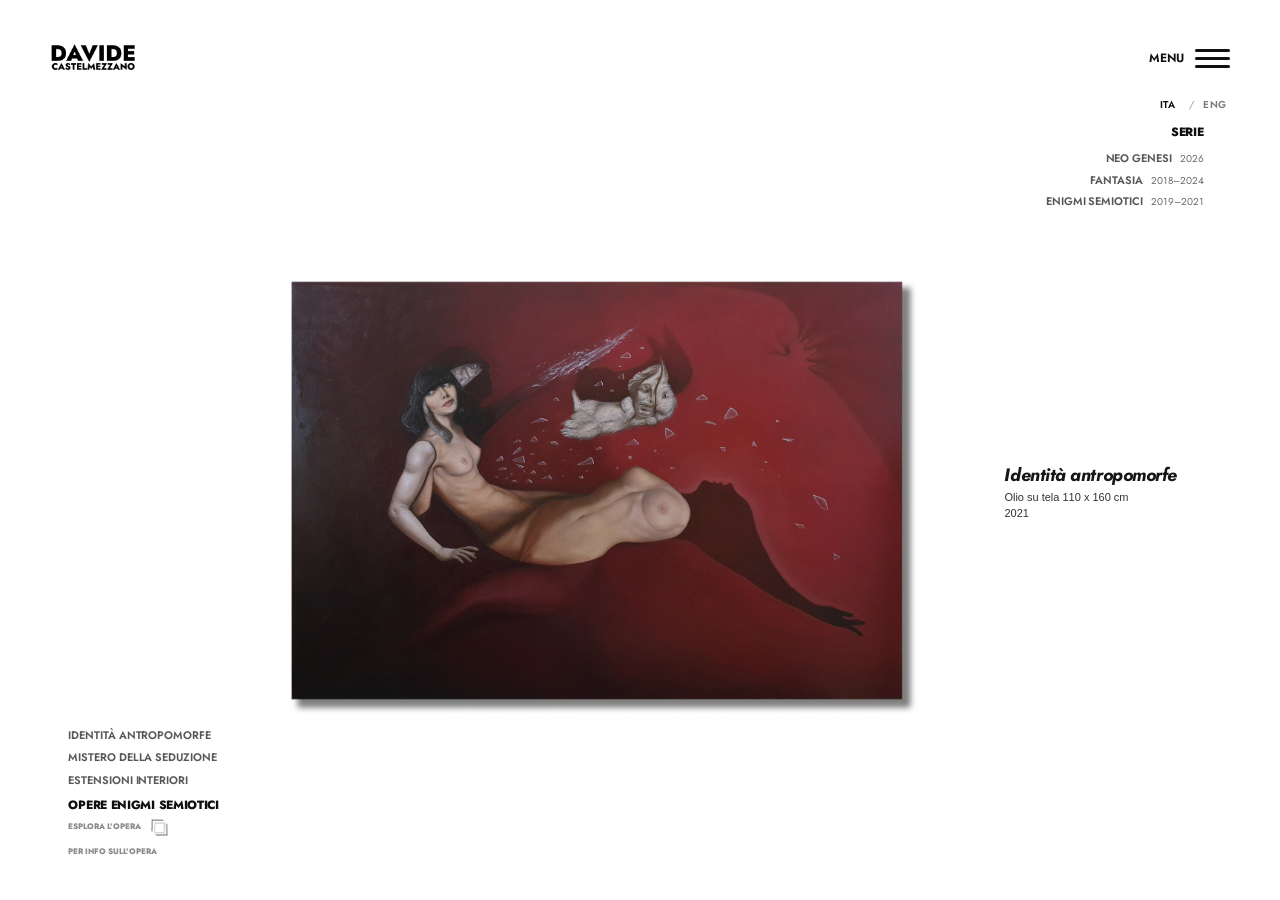
<file: percorso/index.html>
<!doctype html>
<html lang="it">
<head>
<base href="../">
<script id="seo217-fixed-base">(function(){var b=document.querySelector('base')||document.createElement('base');if(location.protocol==='file:'){var nested=/\/(?:neogenesi|percorso|altrilavori|ricerca|bio|contatti|privacy|privacy-en|cookies|cookies-en|note-legali|note-legali-en)\/index\.html$/.test(location.pathname);b.href=new URL(nested?'../':'./',location.href).href;}else{b.href=location.pathname.startsWith('/davide-castelmezzano/')?'/davide-castelmezzano/':'/';}if(!b.parentNode)document.head.insertBefore(b,document.head.firstChild)})();</script>
<meta charset="utf-8"><meta name="viewport" content="width=device-width,initial-scale=1"><meta name="theme-color" content="#f8f7f3"><meta name="description" content="Enigmi semiotici: opere pittoriche di Davide Castelmezzano del periodo 2019–2021. Identità antropomorfe, Mistero della seduzione, Estensioni interiori.">
<title>Enigmi semiotici (2019–2021) | Davide Castelmezzano</title>
<link rel="canonical" href="https://www.davidecastelmezzano.com/percorso/">
<meta name="robots" content="index,follow,max-image-preview:large">
<meta property="og:type" content="article">
<meta property="og:site_name" content="Davide Castelmezzano">
<meta property="og:locale" content="it_IT">
<meta property="og:title" content="Enigmi semiotici (2019–2021) | Davide Castelmezzano">
<meta property="og:description" content="Enigmi semiotici: opere pittoriche di Davide Castelmezzano del periodo 2019–2021. Identità antropomorfe, Mistero della seduzione, Estensioni interiori.">
<meta property="og:url" content="https://www.davidecastelmezzano.com/percorso/">
<meta property="og:image" content="https://www.davidecastelmezzano.com/MEDIA/preview/opera_identita.jpg">
<meta name="twitter:card" content="summary_large_image">
<meta name="twitter:title" content="Enigmi semiotici (2019–2021) | Davide Castelmezzano">
<meta name="twitter:description" content="Enigmi semiotici: opere pittoriche di Davide Castelmezzano del periodo 2019–2021. Identità antropomorfe, Mistero della seduzione, Estensioni interiori.">
<meta name="twitter:image" content="https://www.davidecastelmezzano.com/MEDIA/preview/opera_identita.jpg">
<script type="application/ld+json">{"@context":"https://schema.org","@graph":[{"@type":"Person","@id":"https://www.davidecastelmezzano.com/#artist","name":"Davide Castelmezzano","jobTitle":"Pittore contemporaneo","url":"https://www.davidecastelmezzano.com/","birthPlace":{"@type":"Place","name":"Matera, Italia"},"homeLocation":{"@type":"Place","name":"Roma, Italia"},"sameAs":["https://www.instagram.com/davidecastelmezzano/"]},{"@type":"WebSite","@id":"https://www.davidecastelmezzano.com/#website","url":"https://www.davidecastelmezzano.com/","name":"Davide Castelmezzano — Pittura contemporanea","inLanguage":["it","en"],"publisher":{"@id":"https://www.davidecastelmezzano.com/#artist"}},{"@type":"WebPage","@id":"https://www.davidecastelmezzano.com/percorso/#webpage","url":"https://www.davidecastelmezzano.com/percorso/","name":"Enigmi semiotici (2019–2021) | Davide Castelmezzano","description":"Enigmi semiotici: opere pittoriche di Davide Castelmezzano del periodo 2019–2021. Identità antropomorfe, Mistero della seduzione, Estensioni interiori.","inLanguage":"it","isPartOf":{"@id":"https://www.davidecastelmezzano.com/#website"},"about":{"@id":"https://www.davidecastelmezzano.com/#artist"}}]}</script>
<link rel="preconnect" href="https://fonts.googleapis.com"><link rel="preconnect" href="https://fonts.gstatic.com" crossorigin>
<link rel="stylesheet" href="https://fonts.googleapis.com/css2?family=Jost:ital,wght@0,400;0,500;0,600;0,700;1,400;1,500;1,600;1,700&display=swap">
<link rel="stylesheet" href="CSS/rev202_bundle_01.css" id="rev202-style-01">
























<link rel="stylesheet" href="CSS/rev202_bundle_02.css?rev=213" id="rev202-style-02">








<link rel="stylesheet" href="CSS/rev202_bundle_03.css" id="rev202-style-03">








<link rel="stylesheet" href="CSS/rev202_bundle_04.css" id="rev202-style-04">
<link rel="stylesheet" href="CSS/rev202_bundle_05.css" id="rev202-style-05">






























































<link rel="preconnect" href="https://api.fontshare.com" crossorigin>
<link href="https://api.fontshare.com/v2/css?f[]=switzer@400,500,600,700&display=swap" rel="stylesheet">
<link rel="stylesheet" href="CSS/rev202_bundle_06.css" id="rev202-style-06">
<noscript><style>body.site-booting #app{visibility:visible!important}body.site-booting .home139-entry{display:none!important}body.site-booting>.site-header{visibility:visible!important}.seo217-fallback{max-width:72ch;margin:9rem auto 5rem;padding:2rem;line-height:1.7;font:400 1.1rem sans-serif}.seo217-fallback h1{font-size:2rem}</style></noscript>
<style id="seo219-failure-fallback">
body.seo219-direct.seo219-render-failed #app{visibility:visible!important}
body.seo219-direct.seo219-render-failed>.site-header{visibility:visible!important}
body.seo219-direct.seo219-render-failed #home139-entry{display:none!important}
body.seo219-direct.seo219-render-failed .seo217-fallback{max-width:72ch;margin:8rem auto 5rem;padding:2rem;line-height:1.7;font-family:Arial,sans-serif;color:#252525}
body.seo219-direct.seo219-render-failed .seo217-fallback h1{font-size:clamp(2rem,4vw,3rem);line-height:1.2}
</style><script id="seo219-recovery">document.addEventListener('DOMContentLoaded',function(){setTimeout(function(){if(document.body.classList.contains('site-booting')) document.body.classList.add('seo219-render-failed')},900)})</script>
</head>
<body class="site-booting seo219-direct">
<div hidden class="home139-entry" id="home139-entry" role="dialog" aria-label="Davide Castelmezzano. Introduzione al sito" tabindex="-1"><canvas class="intro177-dust" aria-hidden="true"></canvas><canvas class="rev179-morph-film" id="rev179-morph-film" aria-hidden="true"></canvas><div class="intro177-sign" aria-hidden="true"><div class="intro177-eyebrow">PITTURA CONTEMPORANEA</div><div class="intro177-ink"><img class="intro178-paint" id="intro178-paint" alt="" aria-hidden="true" decoding="async"></div></div><button class="rev189-enter" type="button" aria-label="Entra nel sito" title="Entra nel sito"><span class="rev193-orbit-hover" aria-hidden="true"><span class="rev193-orbit-breath"><span class="rev193-outer-ring"></span><span class="rev193-inner-dot"></span></span></span><span class="rev193-cta-label" aria-hidden="true"><span class="rev193-cta-desktop">CLICCA PER ENTRARE</span><span class="rev193-cta-mobile">TOCCA PER ENTRARE</span></span></button></div>
<script id="rev57-immersive-bridge" data-site-source="js-1" src="JAVASCRIPT/01_rev57-immersive-bridge.js"></script>
<header class="site-header"><a class="brand" href="#/" aria-label="Torna alla homepage"><img class="rev178-logo" src="MEDIA/logo_davide.png" alt="Davide Castelmezzano" draggable="false"></a><button type="button" id="menu-toggle" class="menu-toggle" aria-expanded="false" aria-controls="site-nav" aria-label="Apri menu">MENU <span class="rev141-menu-symbol" aria-hidden="true"><i></i><i></i><i></i></span></button><div class="rev198-header-lang" role="group" aria-label="Lingua del sito / Website language"><button type="button" data-lang="it" aria-pressed="true">ITA</button><span class="rev198-lang-sep" aria-hidden="true">/</span><button type="button" data-lang="en" aria-pressed="false">ENG</button></div><nav id="site-nav" class="site-nav" aria-label="Navigazione principale"><a href="#/neogenesi" data-nav="opere">Opere</a><a href="#/ricerca" data-nav="ricerca">Ricerca</a><a href="#/bio" data-nav="bio">Bio / CV</a><a href="#/contatti" data-nav="contatti">Contatti</a><button id="site-series-switch" type="button" aria-label="Scegli un altro percorso pittorico">Serie pittoriche <svg viewBox="0 0 24 24" aria-hidden="true"><path d="m6 9 6 6 6-6"/></svg></button></nav></header>
<main id="app"><article class="seo217-fallback" aria-label="Enigmi semiotici — Opere 2019–2021"><h1>Enigmi semiotici — Opere 2019–2021</h1><p>Raccolta editoriale di dipinti realizzati da Davide Castelmezzano tra il 2019 e il 2021.</p><ul><li>Identità antropomorfe</li><li>Mistero della seduzione</li><li>Estensioni interiori</li></ul></article><noscript><nav aria-label="Sezioni del portfolio"><a href="#/neogenesi">Neo Genesi</a> · <a href="/altrilavori/">Fantasia</a> · <a href="/percorso/">Enigmi semiotici</a> · <a href="#/ricerca">Ricerca</a> · <a href="#/bio">Biografia</a> · <a href="#/contatti">Contatti</a></nav></noscript><noscript><nav aria-label="Sezioni del portfolio"><a href="/neogenesi/">Neo Genesi</a> · <a href="/altrilavori/">Fantasia</a> · <a href="/percorso/">Enigmi semiotici</a> · <a href="/ricerca/">Ricerca</a> · <a href="/bio/">Biografia</a> · <a href="/contatti/">Contatti</a></nav></noscript></main>
<footer class="site-footer footer31" aria-label="Informazioni, collegamenti legali e crediti">
  <div class="footer31-upper">
    <div class="footer31-brand" aria-label="Davide Castelmezzano, pittore"><strong>DAVIDE<br>CASTELMEZZANO</strong><span>PITTURA CONTEMPORANEA</span></div>
    <div class="footer31-social">
      <a href="https://www.instagram.com/davidecastelmezzano/" target="_blank" rel="noopener noreferrer" aria-label="Instagram di Davide Castelmezzano" title="Instagram">
        <svg aria-hidden="true" viewBox="0 0 24 24" fill="none" stroke="currentColor" stroke-width="1.8"><rect x="3.2" y="3.2" width="17.6" height="17.6" rx="5"/><circle cx="12" cy="12" r="4"/><circle cx="17.5" cy="6.6" r="1" fill="currentColor" stroke="none"/></svg>
      </a>
    </div>
  </div>
  <div class="footer31-lower">
    <div class="footer31-copyright">
      <p>&copy; <span id="year">2026</span> DAVIDE CASTELMEZZANO &middot; TUTTI I DIRITTI RISERVATI</p>
      <p>Le immagini delle opere sono protette dal diritto d'autore.</p>
    </div>
    <nav class="footer31-legal" aria-label="Informazioni legali"><a href="#/privacy">Privacy</a><a href="#/cookies">Cookie</a><a href="#/note-legali">Note legali e crediti</a><a href="#/contatti">Contatti</a></nav>
  </div>
</footer>
<div id="zoom" class="overlay" role="dialog" aria-modal="true" aria-label="Opera ingrandita"><div class="overlay-top"><span class="eyebrow" id="zoom-name">Opera</span><button type="button" class="close" id="zoom-close" aria-label="Chiudi ingrandimento"></button></div><img class="zoom-image" id="zoom-img" alt=""><p id="zoom-caption" class="zoom-caption"></p></div>
<div id="work-viewer" class="work-viewer" role="dialog" aria-modal="true" aria-label="Opera in primo piano" aria-hidden="true">
 <div class="work-viewer-header"><span class="work-viewer-collection" id="viewer-collection">NEO GENESI</span><button class="viewer-close" type="button" id="viewer-close" aria-label="Chiudi la visualizzazione">CHIUDI <span aria-hidden="true">×</span></button></div>
 <div class="work-viewer-center"><button type="button" class="viewer-nav" id="viewer-prev" aria-label="Opera precedente">‹</button><figure class="work-viewer-figure"><img id="viewer-image" alt=""><figcaption><strong id="viewer-title"></strong><span id="viewer-meta"></span></figcaption></figure><button type="button" class="viewer-nav" id="viewer-next" aria-label="Opera successiva">›</button></div>
 <div class="viewer-thumbs-area"><span class="viewer-thumbs-label">ALTRE OPERE <span id="viewer-counter"></span></span><div class="viewer-thumbs" id="viewer-thumbs" aria-label="Seleziona un'altra opera"></div></div>
 </div>
<div id="index" class="overlay" role="dialog" aria-modal="true" aria-label="Indice delle opere"><div class="overlay-top"><span class="eyebrow" id="index-label">Indice delle opere</span><button type="button" class="close" id="index-close" aria-label="Chiudi indice"></button></div><div class="index-list" id="index-list"></div></div>
<script id="script-02" data-site-source="js-2">
/* REV218: Critical gallery media map embedded to prevent incomplete renders when external JS requests fail. */
const A="";
const MEDIA={"ng_smek.jpg":"MEDIA/preview/opera_daimon.jpg","ng_illudes.jpg":"MEDIA/preview/opera_illudes.jpg","ng_imago.jpg":"MEDIA/preview/opera_imago.jpg","ng_fides.jpg":"MEDIA/preview/opera_fides.jpg","ng_endi.jpg":"MEDIA/preview/opera_endiadi.jpg","ng_enesi.jpg":"MEDIA/preview/opera_enesi.jpg","ng_osmosi.jpg":"MEDIA/preview/opera_osmosi.jpg","ng_imago_panel1.jpg":"MEDIA/preview/opera_imago_pannello1.jpg","ng_imago_panel2.jpg":"MEDIA/preview/opera_imago_pannello2.jpg","ng_endi_panel1.jpg":"MEDIA/preview/opera_endiadi_pannello1.jpg","ng_endi_panel2.jpg":"MEDIA/preview/opera_endiadi_pannello2.jpg","arch_domatrice.jpg":"MEDIA/preview/opera_domatrice.jpg","arch_innocenti.jpg":"MEDIA/preview/opera_innocenti.jpg","arch_luogo.jpg":"MEDIA/preview/opera_luogo.jpg","arch_uniti.jpg":"MEDIA/preview/opera_uniti.jpg","arch_identita.jpg":"MEDIA/preview/opera_identita.jpg","arch_caccia.jpg":"MEDIA/preview/opera_caccia.jpg","arch_mistero.jpg":"MEDIA/preview/opera_mistero.jpg","arch_conflitti.webp":"MEDIA/preview/opera_conflitti.jpg","arch_estensioni.webp":"MEDIA/preview/opera_estensioni.jpg","arch_senzatitolo.webp":"MEDIA/preview/opera_fuggi_esperanza.jpg","cinema_illudes.webp":"MEDIA/home_hero_3.webp","rev178_hero1.png":"MEDIA/home_hero_1.webp","rev178_hero2.png":"MEDIA/home_hero_2.jpg","rev178_hero3.png":"MEDIA/home_hero_3.webp","rev178_home_about.jpg":"MEDIA/home_studio.jpg","rev178_home_neo.png":"MEDIA/home_neo_genesi.webp","rev178_contact.png":"MEDIA/contatti.webp","rev178_bio_portrait.jpg":"MEDIA/biografia_ritratto.jpg"};
// REV216: 2560x1440 for gallery; 3840x2160 for the seamless explorer entrance; original masters only once inside the explorer.
const MEDIA_EXPLORE = src => src.replace('MEDIA/preview/opera_', 'MEDIA/explore/opera_');
const MEDIA_HIRES = src => src.replace('MEDIA/explore/opera_', 'MEDIA/hires/opera_');
const ICON={arrow:'<svg aria-hidden="true" viewBox="0 0 24 24" fill="none" stroke="currentColor" stroke-width="1.5" stroke-linecap="round" stroke-linejoin="round"><path d="M4 12h15m-6-6 6 6-6 6"/></svg>',up:'<svg aria-hidden="true" viewBox="0 0 24 24" fill="none" stroke="currentColor" stroke-width="1.6" stroke-linecap="round"><path d="M5 19 19 5M7 5h12v12"/></svg>',down:'<svg aria-hidden="true" viewBox="0 0 24 24" fill="none" stroke="currentColor" stroke-width="1.6" stroke-linecap="round"><path d="M6 9l6 6 6-6"/></svg>',left:'<svg aria-hidden="true" viewBox="0 0 24 24" fill="none" stroke="currentColor" stroke-width="1.6" stroke-linecap="round"><path d="M20 12H4m6-6-6 6 6 6"/></svg>',copy:'<svg aria-hidden="true" viewBox="0 0 24 24" fill="none" stroke="currentColor" stroke-width="1.5" stroke-linejoin="round"><rect x="8" y="8" width="12" height="12" rx="2"/><path d="M16 8V6a2 2 0 0 0-2-2H6a2 2 0 0 0-2 2v8a2 2 0 0 0 2 2h2"/></svg>',mail:'<svg aria-hidden="true" viewBox="0 0 24 24" fill="none" stroke="currentColor" stroke-width="1.5"><rect x="2.7" y="5" width="18.6" height="14" rx="2"/><path d="m3 7 9 7 9-7"/></svg>'};
const cta=(label,to)=>`<a class="cta" href="${to}">${label}${ICON.up}</a>`;
</script>
<script id="script-03" data-site-source="js-3">
/* REV219: critical routing and gallery logic bundled inline, avoids external script dependency during crawl. */


MEDIA['ng_imago_panel1.jpg']='MEDIA/preview/opera_imago_pannello1.jpg';
MEDIA['ng_imago_panel2.jpg']='MEDIA/preview/opera_imago_pannello2.jpg';
MEDIA['ng_endi_panel1.jpg']='MEDIA/preview/opera_endiadi_pannello1.jpg';
MEDIA['ng_endi_panel2.jpg']='MEDIA/preview/opera_endiadi_pannello2.jpg';

const WORKS=[
 {title:'Smek',year:'2026',medium:'Olio su tela',size:'60 × 100 cm',src:'ng_smek.jpg'},
 {title:'Illudes',year:'2026',medium:'Olio su tela',size:'80 × 100 cm',src:'ng_illudes.jpg'},
 {title:'Imago',year:'2026',medium:'Olio su tavola · Dittico',size:'40 × 50 cm ciascun pannello · 40 × 100 cm complessivi',src:'ng_imago.jpg'},
 {title:'Fides',year:'2026',medium:'Olio su tavola',size:'65 × 110 cm',src:'ng_fides.jpg'},
 {title:'Endi Adi',year:'2026',medium:'Olio su tela · Dittico',size:'55 × 60 cm ciascun pannello · 55 × 120 cm complessivi',src:'ng_endi.jpg'},
 {title:'Enesi',year:'2026',medium:'Olio su tela',size:'75 × 85 cm',src:'ng_enesi.jpg'},
 {title:'Osmosi',year:'2026',medium:'Olio su plexiglass',size:'30 × 40 cm',src:'ng_osmosi.jpg'}
];
const ARCHIVE=[
 {title:"Domatrice di incubi",year:"2024",medium:"Olio su tela",size:"35 × 50 cm",src:"arch_domatrice.jpg"},
 {title:"Innocenti realtà",year:"2023",medium:"Olio su tela",size:"35 × 65 cm",src:"arch_innocenti.jpg"},
 {title:"Un luogo per tutti",year:"2022",medium:"Olio su tela",size:"60 × 90 cm",src:"arch_luogo.jpg"},
 {title:"Uniti nel momento del bisogno",year:"2022",medium:"Olio su tela",size:"60 × 100 cm",src:"arch_uniti.jpg"},
 {title:"Identità antropomorfe",year:"2021",medium:"Olio su tela",size:"110 × 160 cm",src:"arch_identita.jpg"},
 {title:"Caccia all'artefice",year:"2021",medium:"Olio su tela",size:"35 × 45 cm",src:"arch_caccia.jpg"},
 {title:"Mistero della seduzione",year:"2019",medium:"Olio su tela",size:"80 × 80 cm",src:"arch_mistero.jpg"},
 {title:"Conflitti d'amore",year:"2018",medium:"Olio su tela",size:"80 × 60 cm",src:"arch_conflitti.webp"},
 {title:"Estensioni interiori",year:"2019",medium:"Olio su tela",size:"60 × 80 cm",src:"arch_estensioni.webp"},
 {title:"Fuggi Esperanza",year:"2018",medium:"Olio su tela",size:"60 × 110 cm",src:"arch_senzatitolo.webp"}
];
const STATEMENT_GENERAL=[
'La ricerca pittorica nasce dall’interesse per ciò che può emergere dall’incontro tra immagini, forme e linguaggi visivi differenti. Al centro del lavoro vi è la possibilità che elementi apparentemente distanti, entrando in relazione, possano trasformarsi reciprocamente e dare origine a configurazioni inattese.',
'Il processo creativo si sviluppa attraverso un confronto continuo tra intenzione, intuizione e sperimentazione. Associazioni, contrasti e coincidenze visive diventano occasioni per esplorare nuove relazioni, lasciando che quanto emerge durante il lavoro possa suggerire direzioni impreviste e modificare le scelte iniziali.'
];
const STATEMENT_SERIES=[
'Neo Genesi nasce dall’esigenza di superare la costruzione narrativa che aveva caratterizzato parte della produzione precedente e di esplorare altre possibilità di formazione dell’immagine.',
'Il progetto prende avvio dalla selezione e dall’assemblaggio digitale di frammenti della tradizione pittorica occidentale. Sottratti ai loro contesti originari, questi elementi vengono ricombinati fino a generare configurazioni pareidoliche che, attraverso la pittura, acquistano corpo e presenza materiale.',
'Con lo sviluppo della serie, queste configurazioni smettono progressivamente di rappresentare un punto d’arrivo. L’introduzione di linee sinuose e interventi gestuali, seguita dalla sperimentazione con stencil utilizzati in positivo e in negativo, apre ulteriori possibilità di relazione tra linguaggi visivi differenti.',
'La figurazione, il gesto, l’astrazione e la componente informale non concorrono soltanto ad accrescere la complessità dell’immagine, ma alla costruzione di un nuovo equilibrio pittorico. Pur mantenendo le proprie differenze, questi linguaggi convivono e si trasformano reciprocamente, dando origine a un’unità visiva che non coincide con la semplice somma delle sue parti.',
'Da questa convivenza, anche tra linguaggi apparentemente contrastanti, emerge un’armonia inattesa che rappresenta una possibilità pittorica nuova rispetto alla produzione precedente.'
];
const BIO=[
'Davide Castelmezzano nasce a Matera nel 1992. Vive e lavora a Roma, dove si trasferisce nel 2012 per intraprendere gli studi di Pittura presso l’Accademia di Belle Arti, dopo aver conseguito il diploma al Liceo Artistico Statale Carlo Levi di Matera.',
'Durante la formazione accademica studia con Moreno Bondi e Vincenzo Scolamiero, approfondendo le tecniche pittoriche tradizionali, con particolare attenzione alla pittura fiamminga, rinascimentale e veneta. Nel 2017 consegue il diploma accademico di primo livello in Pittura con una tesi dedicata all’immaginario visivo e onirico di Federico Fellini. Nel 2020 consegue il diploma accademico di secondo livello con 110 e lode, sviluppando una ricerca sulla deformazione antropomorfa.',
'La sua prima produzione si caratterizza per un linguaggio figurativo fantastico, nel quale figure umane, animali e oggetti vengono associati all’interno di composizioni complesse. Attraverso il disegno libero e una pittura costruita per successive stratificazioni, realizza immagini nelle quali elementi apparentemente incongruenti suggeriscono narrazioni possibili, senza rappresentare necessariamente storie definite.',
'In questa fase approfondisce il proprio interesse per la pittura di Riccardo Tommasi Ferroni e frequenta lo studio del figlio Giovanni Tommasi Ferroni, con il quale instaura un rapporto di stima e confronto artistico, ricevendo indicazioni e consigli sui materiali e sui procedimenti pittorici.',
'Successivamente matura l’esigenza di superare la dimensione narrativa, orientando la propria ricerca verso nuove possibilità di costruzione dell’immagine. Questo cambiamento trova espressione in Neo Genesi (2026), progetto nel quale frammenti della tradizione figurativa, sperimentazione digitale e differenti procedimenti pittorici concorrono alla formazione di immagini caratterizzate dalla convivenza di registri visivi eterogenei.',
'Nel corso della sua attività partecipa a esposizioni collettive in Italia e all’estero, tra cui Multi-Narrative: Painting in Coexistence presso la China Academy of Art di Hangzhou (2021), Incipit surrealtà a Roma e Matera (2024) e Geopolitica: trasformazioni e sviluppi presso la Galleria Plus Art Pulse di Roma (2026). Nel 2026 riceve una segnalazione della giuria alla XVII edizione del Premio Combat, con pubblicazione nel catalogo ufficiale.'
];
const OLD_CV=[['2026','Geopolitica: trasformazioni e sviluppi — Galleria Plus Art Pulse, Roma'],['2025','Premio di pittura Giovanni Colacicchi — Galleria AAIE, Roma'],['2025','Nel sogno del fantastico — Galleria Viva, Soriano nel Cimino'],['2024','A tre voci — a cura di Robertomaria Siena, Spazio Urano, Roma'],['2024','Incipit surrealtà — Roma e Matera'],['2021','Multi-Narrative: Painting in Coexistence — China Academy of Art, Hangzhou, Cina']];


</script>
<script id="script-04" data-site-source="js-4">
/* REV219: critical routing and gallery logic bundled inline, avoids external script dependency during crawl. */

const app=document.getElementById('app');const reduced=matchMedia('(prefers-reduced-motion: reduce)');const email='davidecastelmezzano@yahoo.com';
let artworkIndex=0,cleanup=()=>{},lastFocus=null,animating=false;let viewerIndex=0,viewerBusy=false,viewerFocus=null;
const cvSections=[
 ['Mostre',[
 ['2026','Geopolitica: trasformazioni e sviluppi, Galleria Plus Art Pulse, Roma.'],
 ['2025','Premio di pittura Giovanni Colacicchi, Galleria AAIE, Roma.'],
 ['2025','Premio di pittura Giovanni Colacicchi, Ala Nobile del Palazzo Comunale, Sabaudia.'],
 ['2025','Nel sogno del fantastico, Galleria Viva, Soriano nel Cimino.'],
 ['2025','OpenArt Now 50x50, Aurora Boreale Associazione Culturale, Roma.'],
 ['2024','A tre voci, a cura di Robertomaria Siena, Spazio Urano, Roma.'],
 ['2024','Arte è Bellezza, Sale del Palazzo Comunale, Bolsena.'],
 ['2024','Arte è Bellezza. La forza del puro. Omaggio ad Alberini, Palazzo Nuzzi, Orte.'],
 ['2024','Arte è Bellezza. Le nuove frontiere dell’arte, Scuderie di Palazzo Chigi Albani, Soriano nel Cimino.'],
 ['2024','Incipit surrealtà, a cura di Robertomaria Siena, La Design.aTa Art Gallery, Roma.'],
 ['2024','Incipit surrealtà, a cura di Robertomaria Siena, Scuderie di Palazzo Malvinni-Malvezzi, Matera.'],
 ['2024','25° Anniversario Galería Artelibre, esposizione virtuale internazionale, Galería Artelibre, Spagna; pubblicazione nel Tomo I – Catalogo Rosso.'],
 ['2021','Multi-Narrative: Painting in Coexistence, China Academy of Art, Hangzhou, Cina.']]],
 ['Residenze', [['2024','Residenza Arte è Bellezza, con il patrocinio del Ministero della Cultura, Soriano nel Cimino (VT), Italia.']]],
 ['Riconoscimenti', [['2026','Premio Combat – 17ª edizione, segnalazione della giuria e pubblicazione nel catalogo ufficiale.'],['2022','Luxembourg Art Prize, Certificato di Merito Artistico, Pinacothèque du Luxembourg.']]],
 ['Pubblicazioni', [['2025','Panta Rei Editoriale, articolo dedicato all’opera La Domatrice di Incubi.'],['2024','Pubblicazione nel Tomo I – Catalogo Rosso, Galería Artelibre.'],['2023','Guía de Arte LEONARDO 2023, pagina monografica, Galería Artelibre.']]],
 ['Formazione', [['2020','Diploma accademico di secondo livello in Pittura, Accademia di Belle Arti di Roma, 110 e lode.'],['2017','Diploma accademico di primo livello in Pittura, Accademia di Belle Arti di Roma.']]]
];
function ps(a){return a.map(s=>`<p>${s}</p>`).join('')}
function extensible(items,visible=1,id='more'){return `<div class="prose" id="${id}">${ps(items.slice(0,visible))}<div class="extra" hidden>${ps(items.slice(visible))}</div><button type="button" class="toggle-more" aria-expanded="false" data-toggle="${id}"><span>Leggi tutto</span>${ICON.down}</button></div>`}
function home(){return `<article class="page home art-home home139" aria-label="Davide Castelmezzano, pittura">
<section class="art-hero home139-hero" id="hero-scroll-intro" aria-label="Dettagli pittorici di Smek e Illudes">
 <div class="home139-slides" aria-hidden="true">
  <img class="home139-slide is-active" data-art="Smek" src="${MEDIA['rev178_hero1.png']}" alt="" fetchpriority="high" decoding="async">
  <img class="home139-slide" data-art="Illudes — nuovo dettaglio" src="${MEDIA['rev178_hero2.png']}" alt="" decoding="async">
  <img class="home139-slide" data-art="Illudes" src="${MEDIA['rev178_hero3.png']}" alt="" decoding="async">
 </div>
</section>
<section class="art-about home139-about" id="studio-home" aria-labelledby="art-about-title">
 <div class="art-about-left"><div class="art-about-copy home139-about-copy">
  <h1 id="art-about-title" class="home139-statement"><span>IMMAGINI IN</span><span>DIVENIRE</span></h1>
  <h2 class="home139-about-label">CHI SONO ?</h2>
  <p>Davide Castelmezzano (Matera, 1992) vive e lavora a Roma. La sua ricerca pittorica esplora le possibilità di trasfigurazione fantastica dell’immagine attraverso il dialogo tra gestualità pittorica e pareidolia.</p>
  <a class="art-about-link" href="#/bio">Davide</a>
 </div></div>
 <figure class="art-about-picture"><img src="${MEDIA['rev178_home_about.jpg']}" alt="Davide Castelmezzano nel suo studio di pittura" loading="lazy" decoding="async"></figure>
</section>
<section class="art-neo home139-neo" id="neogenesi-intro" aria-labelledby="art-neo-title">
 <img class="art-neo-painting" src="${MEDIA['rev178_home_neo.png']}" alt="Dettaglio originale di Illudes" loading="lazy" decoding="async">
 <div class="art-neo-shade" aria-hidden="true"></div>
 <div class="home139-neo-content">
  <div class="home139-neo-title"><h1 id="art-neo-title"><span>NEO</span><span>GENESI</span></h1><span class="home139-neo-serie">Serie</span></div>
  <div class="home139-neo-info"><h2>SERIE PITTORICA 2026</h2>
  <p>Neo Genesi esplora le possibilità che emergono dall’incontro tra forme e immagini apparentemente incompatibili. Attraverso la gestualità pittorica, elementi differenti entrano in relazione, generando configurazioni inattese e nuove possibilità figurative.</p>
  <a href="#/neogenesi" class="home139-neo-link">SCOPRI</a></div>
 </div>
</section></article>`}


// Only Neo Genesi is an established SERIES. The other two entrances are chronological/editorial groups.
const EARLY_TITLES=['Identità antropomorfe','Mistero della seduzione','Estensioni interiori'];
const EARLY=EARLY_TITLES.map(title=>ARCHIVE.find(work=>work.title===title)).filter(Boolean);
const OTHER=ARCHIVE.filter(work=>!EARLY_TITLES.includes(work.title));
const COLLECTIONS={
 neogenesi:{name:'Neo Genesi',title:'Neo <em>Genesi.</em>',banner:'cinema_illudes.webp',desc:'Dalla convivenza di linguaggi visivi differenti emerge un nuovo equilibrio pittorico.',items:WORKS,cat:'SERIE / 2026'},
 percorso:{name:'Enigmi semiotici',title:'Enigmi<br><em>semiotici.</em>',banner:'arch_identita.jpg',desc:'Opere realizzate tra il 2019 e il 2021.',items:EARLY,cat:'2019–2021'},
 altrilavori:{name:'Fantasia',title:'Fantasia.',banner:'arch_domatrice.jpg',desc:'Opere realizzate tra il 2018 e il 2024.',items:OTHER,cat:'2018–2024'}
};
const galleryEntries=()=>COLLECTIONS[getPage()]?.items||WORKS;
function gallery(){
 const route=getPage(),c=COLLECTIONS[route]||COLLECTIONS.neogenesi;
 const w=c.items[0];
 const name=w.title==='Smek'?'Daimon (Smek)':w.title;
 const nameHtml=w.title==='Smek'?'Daimon <span class="rev180-smek">(Smek)</span>':name;
 const seriesName={'neogenesi':'NEO GENESI','percorso':'ENIGMI SEMIOTICI','altrilavori':'FANTASIA'}[route]||'NEO GENESI';
 return `<article class="page rev155-gallery" aria-label="Opere di Davide Castelmezzano">
  <section class="rev155-scene" id="rev155-scene" aria-label="Spazio espositivo">
   <div class="rev155-series" id="rev155-series">
    <button class="rev155-heading rev155-series-toggle" id="rev155-series-toggle" type="button" aria-expanded="true" aria-controls="rev155-series-list">SERIE</button>
    <div class="rev155-series-list rev155-disclosure" id="rev155-series-list">
     <button type="button" class="rev155-series-choice ${route==='neogenesi'?'is-active':''}" data-series="neogenesi">NEO GENESI <span>2026</span></button>
     <button type="button" class="rev155-series-choice ${route==='altrilavori'?'is-active':''}" data-series="altrilavori">FANTASIA <span>2018–2024</span></button>
     <button type="button" class="rev155-series-choice ${route==='percorso'?'is-active':''}" data-series="percorso">ENIGMI SEMIOTICI <span>2019–2021</span></button>
    </div>
   </div>
   <div class="rev155-art-zone" id="rev155-art-zone" aria-label="Opera principale; scorri per sfogliare">
    <div class="rev156-world" id="rev156-world">
     <button type="button" id="rev155-artwork" class="rev155-artwork" aria-label="Avvicina l'opera ${name}" aria-pressed="false">
      <span class="rev155-photo-shell" id="rev155-photo-shell"><img id="rev155-image" class="rev155-photo" src="${MEDIA[w.src]}" alt="${name}" draggable="false" decoding="async"></span>
     </button>
    </div>
   </div>
   <div class="rev155-work-info" id="rev155-work-info" aria-live="polite">
    <h1 id="rev155-title">${nameHtml}</h1><p id="rev155-medium">${[w.medium,w.size].filter(Boolean).join(' ')}</p><p id="rev155-year">${w.year||''}</p>
    <div id="rev162-panels" class="rev162-panels" role="group" aria-label="Visualizzazione del dittico" hidden>
     <button type="button" data-panel="0" aria-pressed="true" title="Visualizza entrambi i pannelli">INTERO</button>
     <button type="button" data-panel="1" aria-pressed="false" title="Visualizza il pannello 1">1</button>
     <button type="button" data-panel="2" aria-pressed="false" title="Mostra o nascondi il pannello 2">2</button>
    </div>
   </div>
   <div class="rev155-works" id="rev155-works">
    <button type="button" class="rev155-heading rev155-works-toggle" id="rev155-works-toggle" aria-expanded="true" aria-controls="rev155-works-list">OPERE ${seriesName}</button>
    <div class="rev155-works-list rev155-disclosure" id="rev155-works-list"></div>
   </div>
   <div class="rev155-actions">
    <button id="rev155-explore" type="button" aria-label="Esplora l'opera a schermo intero"><span>ESPLORA L'OPERA</span><img class="rev159-explore-icon" src="MEDIA/icona_esplora.png" width="39" height="38" alt="" aria-hidden="true"></button>
    <a href="#/contatti" id="rev155-enquire">PER INFO SULL'OPERA</a>
   </div>
  </section>
  <div class="rev155-immersive" id="rev155-immersive" role="dialog" aria-modal="true" aria-label="Esplorazione dell'opera" hidden>
   <div class="rev155-immersive-canvas" id="rev155-immersive-canvas" aria-label="Trascina per esplorare la pittura"><img id="rev155-immersive-image" alt="Dettaglio di ${name}" draggable="false" decoding="async"></div>
   <button class="rev155-immersive-back" id="rev155-back" type="button">TORNA INDIETRO</button>
   <span class="rev155-immersive-caption" id="rev155-immersive-caption">${name}</span>
  </div>
 </article>`;
}

function research(){
 const paras=arr=>arr.map(p=>`<p>${p}</p>`).join('');
 return `<article class="page research24" aria-label="Ricerca artistica">
 <div class="research24-track" id="research24-track"><div class="research24-stage" id="research24-stage">
  <video class="research24-video first" id="research24-v1" autoplay muted playsinline loop preload="metadata" poster="MEDIA/ricerca_poster.webp" aria-hidden="true"><source src="MEDIA/ricerca_rev204.mp4" type="video/mp4"></video>
  <video class="research24-video second" id="research24-v2" autoplay muted playsinline loop preload="metadata" poster="MEDIA/neo_genesi_poster.webp" aria-hidden="true"><source src="MEDIA/neo_genesi_hq.mp4" type="video/mp4"></video>
  <div class="research24-shade"></div><div class="research24-grain"></div>
  <section class="research24-scene first" id="research24-general" aria-labelledby="research24-general-heading">
   <video class="research24-mobile-film" autoplay muted loop playsinline preload="metadata" poster="MEDIA/ricerca_poster.webp" aria-hidden="true"><source src="MEDIA/ricerca_rev204.mp4" type="video/mp4"></video>
   <div class="research24-contents"><h1 class="research24-title" id="research24-general-heading">RICERCA</h1>
   <div class="research24-cols" lang="it">${paras(STATEMENT_GENERAL)}</div></div>
  </section>
  <section class="research24-scene second" id="research24-neo" aria-labelledby="research24-neo-heading">
   <video class="research24-mobile-film" autoplay muted loop playsinline preload="metadata" poster="MEDIA/neo_genesi_poster.webp" aria-hidden="true"><source src="MEDIA/neo_genesi_hq.mp4" type="video/mp4"></video>
   <div class="research24-contents"><h2 class="research24-title" id="research24-neo-heading">NEO GENESI</h2>
   <div class="research24-cols" lang="it">${paras(STATEMENT_SERIES)}</div></div>
  </section>
 </div></div>

 </article>`;
}
function bio(){
 const paragraphs=BIO.map(p=>`<p>${p}</p>`).join('');
 return `<article class="page bio25-page" aria-label="Biografia e curriculum di Davide Castelmezzano">
 <section class="bio25-immersive" aria-label="L'artista, biografia e curriculum">
   <img class="bio25-photograph" src="${MEDIA["rev178_bio_portrait.jpg"]}" alt="Davide Castelmezzano al lavoro nel suo studio a Roma" fetchpriority="high">
   <div class="bio25-shadow" aria-hidden="true"></div>
   <div class="bio25-frame">
      <div class="bio25-shell">
        <div class="bio25-content">
          <div class="bio25-tabs" role="tablist" aria-label="Percorso dell'artista">
           <button type="button" class="bio25-tab is-active" id="bio25-tab-bio" role="tab" aria-selected="true" aria-controls="bio25-pane-bio" data-bio-tab="bio">BIOGRAFIA</button>
           <button type="button" class="bio25-tab" id="bio25-tab-cv" role="tab" aria-selected="false" aria-controls="bio25-pane-cv" data-bio-tab="cv">CURRICULUM</button>
          </div>
          <section id="bio25-pane-bio" role="tabpanel" aria-labelledby="bio25-tab-bio" class="bio25-panel is-active" data-bio-panel="bio">
           <h1 class="bio25-title">BIOGRAFIA</h1>
           <div class="bio25-columns" lang="it">${paragraphs}</div>
          </section>
          <section id="bio25-pane-cv" role="tabpanel" aria-labelledby="bio25-tab-cv" class="bio25-panel" data-bio-panel="cv" hidden>
           <h2 class="bio25-title">CURRICULUM VITAE</h2>
           <div class="bio25-cv-scroll" tabindex="0" aria-label="Curriculum completo, scorri per leggere">
            ${cvSections.map(([heading,entries])=>`<section class="bio25-cv-group"><h3>${heading}</h3>${entries.map(([year,desc])=>`<div class="bio25-cv-row"><span>${year}</span><p>${desc}</p></div>`).join('')}</section>`).join('')}
           </div>
          </section>
        </div>
      </div>
   </div>
 </section>
 </article>`;
}
function contact(){return `<article class="page contact109" aria-label="Contatti">
<div class="contact109-visual" aria-hidden="true">
 <div class="contact109-slide current" data-art="0"><img src="${MEDIA['rev178_contact.png']}" alt="" fetchpriority="high" decoding="async"/></div>
</div>
<div class="contact109-shade" aria-hidden="true"></div>
<div class="contact109-columns">
 <section class="contact109-story" aria-labelledby="contact109-title">
  <div class="contact109-center"><h1 id="contact109-title">RESTIAMO <em>in contatto.</em></h1>
   <p>Per proposte espositive, collaborazioni o richieste relative alla mia ricerca pittorica, puoi scrivermi qui.</p></div>
 </section>
 <section class="contact109-area" aria-label="Modulo di contatto"><div class="contact109-inner">
  <div class="contact109-form-top"><h2>Scrivimi<span>.</span></h2><p>Campi obbligatori *</p></div>
  <p class="contact109-invite">Compila il modulo per inviarmi un messaggio.</p>
  <form id="contact109-form" method="post" action="#" novalidate>
   <div class="contact109-row">
    <div class="contact109-field"><label for="contact109-name">NOME E COGNOME *</label><input name="name" id="contact109-name" autocomplete="name" required maxlength="120" placeholder="Come ti chiami"/></div>
    <div class="contact109-field"><label for="contact109-email">INDIRIZZO EMAIL *</label><input type="email" name="email" id="contact109-email" autocomplete="email" required maxlength="254" placeholder="nome@esempio.com"/></div>
   </div>
   <input type="hidden" name="subject" value="Messaggio dal sito"/>
   <div class="contact109-field"><label for="contact109-message">IL TUO MESSAGGIO *</label><textarea name="message" id="contact109-message" required minlength="10" maxlength="4000" placeholder="Raccontami brevemente la tua proposta o richiesta..."></textarea></div>
   <input name="_gotcha" class="contact109-trap" type="text" aria-label="Lascia vuoto" autocomplete="off" tabindex="-1"/>
   <button class="contact109-send" type="submit">INVIA IL MESSAGGIO <svg viewBox="0 0 24 24" aria-hidden="true"><path d="M3 12h17M13 5l7 7-7 7"/></svg></button>
   <p class="contact109-notice" id="contact109-notice" aria-live="polite" role="status"></p>
   <p class="contact109-privacy">I dati inseriti saranno utilizzati soltanto per rispondere alla richiesta. <a href="#/privacy">Privacy</a></p>
  </form>
  <div class="contact109-secondary" aria-label="Collegamenti diretti">
  <div class="contact109-channels">
   <a href="https://www.instagram.com/davidecastelmezzano/" target="_blank" rel="noopener noreferrer" aria-label="Instagram" title="Instagram"><svg viewBox="0 0 24 24" fill="none" stroke="currentColor" stroke-width="1.6" stroke-linecap="round" stroke-linejoin="round" aria-hidden="true"><rect x="3.1" y="3.1" width="17.8" height="17.8" rx="5"/><circle cx="12" cy="12" r="4"/><circle cx="17.5" cy="6.7" r=".9" fill="currentColor" stroke="none"/></svg></a>
   <a href="mailto:${email}" aria-label="Scrivi un'email" title="Email"><svg viewBox="0 0 24 24" fill="none" stroke="currentColor" stroke-width="1.65" stroke-linecap="round" stroke-linejoin="round" aria-hidden="true"><circle cx="12" cy="12" r="4"/><path d="M16 8v5.3c0 1.7 2.4 2.6 3.6.8C24.1 6.8 17.9 2.4 12 2.4a9.6 9.6 0 1 0 6.7 16.5"/></svg></a>
  </div>
 </div>
 </div></section>
</div></article>`;}

const legal31Pages={"privacy":()=>"<article class=\"page legal31\" lang=\"it\" aria-label=\"Privacypolicy.\"><div class=\"legal31-head\"><span class=\"legal31-eyebrow\">INFORMAZIONI LEGALI / DAVIDE CASTELMEZZANO</span></div><div class=\"legal31-body\"><h1>Privacy<br><em>policy.</em></h1><div class=\"legal31-content\"><h2>1. Titolare del trattamento</h2><p>Il titolare del trattamento dei dati personali raccolti direttamente attraverso questo portfolio è <strong>Davide Castelmezzano</strong>, pittore indipendente, operante a Roma (Italia). Per contatti e richieste relative alla protezione dei dati: <a href=\"mailto:davidecastelmezzano@yahoo.com\">davidecastelmezzano@yahoo.com</a>.</p><h2>2. Dati trattati e finalità</h2><p><strong>Visita del sito.</strong> Il portfolio è pubblicato su GitHub Pages. GitHub dichiara di registrare e conservare, per finalità di sicurezza, gli indirizzi IP dei visitatori dei siti GitHub Pages. Possono essere trattati altri dati tecnici di connessione necessari alla distribuzione dei contenuti. Il proprietario del portfolio non ha predisposto un sistema proprio di registrazione degli IP dei visitatori. Per le operazioni e i tempi di conservazione gestiti da GitHub si veda la sua <a href=\"https://docs.github.com/en/site-policy/privacy-policies/github-general-privacy-statement\" target=\"_blank\" rel=\"noopener noreferrer\">informativa privacy</a>.</p><p><strong>Richieste e corrispondenza.</strong> Se scrivi all&#x27;artista, vengono utilizzati il tuo nome (se indicato), l&#x27;indirizzo email, il testo del messaggio e gli eventuali allegati per rispondere e gestire la richiesta. Il modulo Contatti, nella configurazione attuale, prepara un messaggio nel tuo programma di posta elettronica: l&#x27;invio avviene da lì, senza trasmissione dei campi a un server applicativo del sito.</p><p><strong>Preferenza di lingua.</strong> Il browser può memorizzare localmente IT o EN per riproporre la lingua scelta nelle visite successive. L&#x27;impostazione non viene usata dal sito per identificare o profilare i visitatori.</p><h2>3. Basi giuridiche</h2><p>La gestione delle comunicazioni spontanee è basata sul <strong>legittimo interesse</strong> dell&#x27;artista a rispondere e mantenere la corrispondenza (art. 6, par. 1, lett. f, GDPR); se il messaggio riguarda una richiesta precontrattuale, può applicarsi anche l&#x27;art. 6, par. 1, lett. b. Il legittimo interesse alla disponibilità e sicurezza del sito riguarda i trattamenti tecnici riconducibili al gestore; GitHub descrive nella propria informativa le basi giuridiche delle operazioni svolte sotto la propria responsabilità. La scelta della lingua è funzionale a un servizio espressamente richiesto dall&#x27;utente.</p><h2>4. Hosting, caratteri tipografici e link esterni</h2><p>Il sito utilizza <strong>GitHub Pages</strong> per l&#x27;hosting, <strong>Google Fonts</strong> per il carattere Jost e <strong>Fontshare</strong> per Switzer. Al caricamento dei caratteri, il browser contatta i server di tali fornitori, ai quali possono essere comunicati l&#x27;indirizzo IP e dati tecnici della richiesta. Le informazioni di trattamento dei rispettivi fornitori sono consultabili nelle loro informative: <a href=\"https://docs.github.com/en/site-policy/privacy-policies/github-general-privacy-statement\" target=\"_blank\" rel=\"noopener noreferrer\">GitHub</a>, <a href=\"https://policies.google.com/privacy\" target=\"_blank\" rel=\"noopener noreferrer\">Google</a>, <a href=\"https://www.fontshare.com/privacy\" target=\"_blank\" rel=\"noopener noreferrer\">Fontshare</a>.</p><p>Il collegamento a Instagram apre una piattaforma esterna soltanto se viene selezionato; il trattamento successivo dipende dalle condizioni della piattaforma. Il sito non include un pixel pubblicitario o un sistema di analisi delle visite gestito dall&#x27;artista.</p><h2>5. Destinatari, trasferimenti e conservazione</h2><p>Possono ricevere dati tecnici GitHub e i fornitori dei caratteri online; i messaggi email sono trattati anche dal fornitore di posta elettronica dell&#x27;artista (<strong>Yahoo Mail</strong>) e da quello scelto dal mittente. Questi operatori possono trattare dati anche fuori dallo Spazio economico europeo, nei limiti e con le garanzie indicati nelle rispettive informative e secondo la disciplina applicabile ai trasferimenti internazionali.</p><p>Le richieste ricevute vengono conservate per la durata dello scambio e, in assenza di una collaborazione o di una necessità documentata, per non oltre <strong>24 mesi dall&#x27;ultima comunicazione</strong>; eventuali obblighi di legge o esigenze di tutela dei diritti possono richiedere tempi diversi. La conservazione dei log tecnici gestiti autonomamente dai fornitori segue le rispettive politiche, sulle quali l&#x27;artista non determina direttamente la durata.</p><h2>6. Conferimento, diritti e reclamo</h2><p>La consultazione del sito non richiede registrazione. Contattare l&#x27;artista è facoltativo; per ricevere una risposta occorre indicare un recapito. Nei casi previsti dal GDPR puoi chiedere accesso, rettifica, cancellazione, limitazione, opposizione e portabilità dei dati. Puoi scrivere a <a href=\"mailto:davidecastelmezzano@yahoo.com\">davidecastelmezzano@yahoo.com</a> e presentare reclamo al <a href=\"https://www.garanteprivacy.it/\" target=\"_blank\" rel=\"noopener noreferrer\">Garante per la protezione dei dati personali</a>. Il sito non adotta decisioni automatizzate o profilazione degli interessati.</p><h2>7. Cookie e aggiornamenti</h2><p>Le informazioni su cookie e memorie locali sono disponibili nella <a href=\"#/cookies\">Cookie Policy</a>. Questa informativa è aggiornata quando cambiano i servizi utilizzati o le modalità di trattamento dei dati.</p><p class=\"legal31-update\">Ultimo aggiornamento: 24 novembre 2026</p></div></div></article>","cookies":()=>"<article class=\"page legal31\" lang=\"it\" aria-label=\"Cookiepolicy.\"><div class=\"legal31-head\"><span class=\"legal31-eyebrow\">INFORMAZIONI LEGALI / DAVIDE CASTELMEZZANO</span></div><div class=\"legal31-body\"><h1>Cookie<br><em>policy.</em></h1><div class=\"legal31-content\"><h2>1. Cookie e strumenti analoghi</h2><p>Nel codice di questa versione del sito non sono stati integrati sistemi di pubblicità comportamentale, pixel di profilazione o piattaforme di misurazione degli accessi. Il sito non imposta tramite JavaScript cookie di profilazione.</p><p>La visualizzazione del portfolio può comunque richiedere dati di connessione ai servizi utilizzati per ospitarlo e per caricare i caratteri tipografici; questa circostanza è distinta dall&#x27;uso di cookie.</p><h2>2. Preferenza lingua nel browser</h2><p>Per ricordare la scelta IT/EN il sito utilizza la memoria locale del browser (<strong>localStorage</strong>, chiave davide-language-v1, valore it oppure en). Non contiene nome, email o identificativi pubblicitari, non ha una scadenza automatica e permane fino alla cancellazione dei dati del sito nel browser o a un aggiornamento della preferenza. La sua funzione è esclusivamente tecnica.</p><h2>3. Servizi esterni</h2><p>GitHub Pages eroga le pagine; Google Fonts e Fontshare forniscono i caratteri Jost e Switzer. I relativi collegamenti possono comportare scambi di dati tecnici con terze parti. Le eventuali impostazioni di archiviazione operate direttamente dai fornitori dipendono dai rispettivi servizi e non sono controllate dal codice del portfolio. Per i dettagli si rimanda alla <a href=\"#/privacy\">Privacy Policy</a> e alle informative dei fornitori.</p><h2>4. Consenso e gestione</h2><p>Per le sole preferenze tecniche sopra descritte non è previsto un banner di consenso: le indicazioni del Garante non lo richiedono per gli strumenti tecnici necessari. Puoi gestire o cancellare i dati locali dalle impostazioni del tuo browser. Se in futuro saranno aggiunti sistemi di tracciamento non essenziali, il sito dovrà adottare gli strumenti di informazione e consenso richiesti prima della loro attivazione.</p><p class=\"legal31-update\">Ultimo aggiornamento: 24 novembre 2026</p></div></div></article>","note-legali":()=>"<article class=\"page legal31\" lang=\"it\" aria-label=\"Note legalie crediti.\"><div class=\"legal31-head\"><span class=\"legal31-eyebrow\">INFORMAZIONI LEGALI / DAVIDE CASTELMEZZANO</span></div><div class=\"legal31-body\"><h1>Note legali<br><em>e crediti.</em></h1><div class=\"legal31-content\"><h2>Identità e finalità del sito</h2><p>Questo sito è il portfolio artistico personale di <strong>Davide Castelmezzano</strong>, pittore contemporaneo che vive e lavora a Roma. Serve a presentare opere, ricerca pittorica, biografia, curriculum e recapiti. Per comunicazioni: <a href=\"mailto:davidecastelmezzano@yahoo.com\">davidecastelmezzano@yahoo.com</a> oppure la pagina <a href=\"#/contatti\">Contatti</a>. Non è presente un sistema di acquisto o pagamento online.</p><h2>Diritto d’autore e riproduzioni</h2><p>© 2026 Davide Castelmezzano — Tutti i diritti riservati. Le opere pittoriche originali e le fotografie realizzate dall&#x27;artista, comprese le riproduzioni e i dettagli pubblicati su questo sito, sono protetti dalla normativa applicabile sul diritto d&#x27;autore. La pubblicazione online non concede una licenza generale di riutilizzo. Copia, pubblicazione, modifica, utilizzo commerciale e diffusione richiedono, dove previsto, il consenso del titolare dei relativi diritti, fatte salve le eccezioni e le utilizzazioni consentite dalla legge.</p><p>La citazione dell&#x27;opera o dell&#x27;autore, da sola, non sostituisce una licenza quando questa sia necessaria. Per autorizzazioni e richieste di riproduzione contattare l&#x27;artista.</p><h2>Crediti delle opere e del sito</h2><p><strong>Dipinti, riproduzioni fotografiche, testi artistici e direzione del progetto:</strong> Davide Castelmezzano.</p><p><strong>Realizzazione del sito:</strong> sviluppo e programmazione curati da Davide Castelmezzano con il supporto di strumenti di intelligenza artificiale. Tale assistenza riguarda la progettazione tecnica e il codice, non la creazione delle opere pittoriche.</p><p><strong>Tipografia:</strong> Jost tramite Google Fonts e Switzer tramite Fontshare; i relativi caratteri sono soggetti alle rispettive licenze. I nomi e i marchi di servizi di terzi appartengono ai rispettivi titolari.</p><h2>Informazioni e link esterni</h2><p>Le schede delle opere e le informazioni biografiche sono pubblicate a scopo informativo. Il sito può contenere collegamenti a pagine di terzi, gestite secondo termini e informative indipendenti. Nulla in queste note limita i diritti inderogabili riconosciuti dalla normativa applicabile.</p><p class=\"legal31-update\">Ultimo aggiornamento: 24 novembre 2026</p></div></div></article>","privacy-en":()=>"<article class=\"page legal31\" lang=\"en\" aria-label=\"Privacypolicy.\"><div class=\"legal31-head\"><span class=\"legal31-eyebrow\">LEGAL INFORMATION / DAVIDE CASTELMEZZANO</span></div><div class=\"legal31-body\"><h1>Privacy<br><em>policy.</em></h1><div class=\"legal31-content\"><h2>1. Data controller</h2><p>The controller of personal data collected directly through this portfolio is <strong>Davide Castelmezzano</strong>, an independent painter based in Rome, Italy. For privacy enquiries and requests: <a href=\"mailto:davidecastelmezzano@yahoo.com\">davidecastelmezzano@yahoo.com</a>.</p><h2>2. Data processed and purposes</h2><p><strong>Website visits.</strong> This portfolio is hosted by GitHub Pages. GitHub states that it logs and stores visitors&#x27; IP addresses for security purposes. Other connection data needed to serve the website may also be processed. The portfolio owner has not set up a separate system to record visitor IP addresses. See <a href=\"https://docs.github.com/en/site-policy/privacy-policies/github-general-privacy-statement\" target=\"_blank\" rel=\"noopener noreferrer\">GitHub&#x27;s privacy statement</a> for its own processing and retention arrangements.</p><p><strong>Messages and enquiries.</strong> If you contact the artist, your name (where supplied), email address, message and any attachments are used to respond and deal with your enquiry. In the present configuration, the Contact form prepares a message in your email application. The message is sent from that application; the form fields are not transmitted to a website application server.</p><p><strong>Language preference.</strong> The website may store your IT or EN choice locally in your browser so your preferred language can be displayed on future visits. This preference is not used by the website to identify or profile visitors.</p><h2>3. Legal bases</h2><p>Handling unsolicited enquiries is based on the artist&#x27;s <strong>legitimate interest</strong> in responding to messages and maintaining correspondence (Article 6(1)(f) GDPR). Where a message concerns steps requested before entering into a contract, Article 6(1)(b) may also apply. The legitimate interest in making the website available and secure may apply to technical processing attributable to the site operator. GitHub explains the legal bases for processing under its own responsibility in its privacy statement. Language settings are functional to a service expressly requested by the visitor.</p><h2>4. Hosting, web fonts and external links</h2><p>The website uses <strong>GitHub Pages</strong> for hosting, <strong>Google Fonts</strong> to serve Jost and <strong>Fontshare</strong> to serve Switzer. The visitor&#x27;s browser connects to these services when loading font files; the providers may receive an IP address and technical request data. Refer to their privacy statements: <a href=\"https://docs.github.com/en/site-policy/privacy-policies/github-general-privacy-statement\" target=\"_blank\" rel=\"noopener noreferrer\">GitHub</a>, <a href=\"https://policies.google.com/privacy\" target=\"_blank\" rel=\"noopener noreferrer\">Google</a>, and <a href=\"https://www.fontshare.com/privacy\" target=\"_blank\" rel=\"noopener noreferrer\">Fontshare</a>.</p><p>The Instagram link opens an external service only when selected; subsequent processing is governed by that platform. The artist has not integrated advertising pixels or a visitor analytics system.</p><h2>5. Recipients, international transfers and retention</h2><p>GitHub and the web-font providers may receive technical request data. Messages are also processed by the artist&#x27;s email provider (<strong>Yahoo Mail</strong>) and the sender&#x27;s provider. These organisations may process data outside the European Economic Area, subject to the applicable transfer rules and the safeguards described in their policies.</p><p>Messages are retained for the duration of the exchange and, where no active collaboration or documented need arises, for no longer than <strong>24 months after the last message</strong>. Legal obligations or the establishment, exercise or defence of legal claims may require different retention. Technical logs independently held by service providers are retained according to those providers&#x27; policies; the artist does not directly determine those periods.</p><h2>6. Optional contact, rights and complaints</h2><p>Browsing the website does not require registration. Contacting the artist is optional, but a return address is needed to receive a reply. Where provided by the GDPR, you may request access to, correction or deletion of your data, restriction of processing, objection, and data portability. Write to <a href=\"mailto:davidecastelmezzano@yahoo.com\">davidecastelmezzano@yahoo.com</a> or lodge a complaint with the <a href=\"https://www.garanteprivacy.it/\" target=\"_blank\" rel=\"noopener noreferrer\">Italian Data Protection Authority</a>. The website does not carry out automated decision-making or visitor profiling.</p><h2>7. Cookies and updates</h2><p>See the <a href=\"#/cookies-en\">Cookie Policy</a> for details of cookies and browser storage. This notice is updated when the services used or data processing arrangements change.</p><p class=\"legal31-update\">Last updated: 24 November 2026</p></div></div></article>","cookies-en":()=>"<article class=\"page legal31\" lang=\"en\" aria-label=\"Cookiepolicy.\"><div class=\"legal31-head\"><span class=\"legal31-eyebrow\">LEGAL INFORMATION / DAVIDE CASTELMEZZANO</span></div><div class=\"legal31-body\"><h1>Cookie<br><em>policy.</em></h1><div class=\"legal31-content\"><h2>1. Cookies and similar technologies</h2><p>This version of the website does not contain behavioural advertising, profiling pixels or a website traffic analytics platform. Its JavaScript does not set profiling cookies.</p><p>Loading the portfolio may nevertheless involve technical connections to the services used for hosting and web fonts. Such requests are separate from the use of cookies.</p><h2>2. Browser language preference</h2><p>To remember the IT/EN language choice, the website uses browser <strong>localStorage</strong> (key davide-language-v1, value it or en). It does not contain names, email addresses or advertising identifiers. It has no automatic expiry and remains until the visitor clears website data in the browser or changes the preference. Its function is strictly technical.</p><h2>3. External providers</h2><p>GitHub Pages serves the website; Google Fonts and Fontshare provide the Jost and Switzer web fonts. Requests to these services may transmit technical data to third parties. Any storage arrangements operated independently by those providers are subject to their services and are not controlled by the portfolio code. See the <a href=\"#/privacy-en\">Privacy Policy</a> and the providers&#x27; notices for further details.</p><h2>4. Consent and controls</h2><p>No consent banner is used for the strictly functional preference described above, as Italian Data Protection Authority guidance does not require one for strictly necessary technical tools. You can manage or delete local storage in your browser settings. If non-essential tracking is introduced in the future, appropriate notice and consent measures must be in place before it is activated.</p><p class=\"legal31-update\">Last updated: 24 November 2026</p></div></div></article>","note-legali-en":()=>"<article class=\"page legal31\" lang=\"en\" aria-label=\"Legal notices&amp;amp; credits.\"><div class=\"legal31-head\"><span class=\"legal31-eyebrow\">LEGAL INFORMATION / DAVIDE CASTELMEZZANO</span></div><div class=\"legal31-body\"><h1>Legal notices<br><em>&amp; credits.</em></h1><div class=\"legal31-content\"><h2>Identity and purpose</h2><p>This website is the personal art portfolio of <strong>Davide Castelmezzano</strong>, a contemporary painter living and working in Rome, Italy. It presents paintings, artistic research, biography, CV and contact details. For enquiries: <a href=\"mailto:davidecastelmezzano@yahoo.com\">davidecastelmezzano@yahoo.com</a> or the <a href=\"#/contatti\">Contact</a> page. No online checkout or payment facility is offered.</p><h2>Copyright and reproduction</h2><p>© 2026 Davide Castelmezzano — All rights reserved. The artist&#x27;s original paintings and photographs, including reproductions and details published on this website, are protected by applicable copyright law. Their publication online does not grant a general licence for reuse. Copying, publishing, modifying, commercial exploitation or distributing materials requires the rights holder&#x27;s permission where applicable, subject to statutory exceptions and permitted uses.</p><p>Attribution alone does not replace a licence where one is required. Please contact the artist for permission to reproduce an artwork or image.</p><h2>Artwork and website credits</h2><p><strong>Paintings, photographs, artistic texts and project direction:</strong> Davide Castelmezzano.</p><p><strong>Website development:</strong> designed and coded by Davide Castelmezzano with the assistance of artificial intelligence tools. This assistance concerns website design and code, not the creation of the paintings.</p><p><strong>Typography:</strong> Jost via Google Fonts and Switzer via Fontshare; these typefaces are subject to their respective licences. Third-party brand and service names remain the property of their owners.</p><h2>Information and external links</h2><p>Artwork details and biographical information are provided for general information. The website may link to third-party pages with their own terms and privacy policies. Nothing in these notices restricts non-excludable rights under applicable law.</p><p class=\"legal31-update\">Last updated: 24 November 2026</p></div></div></article>"};
function integratedGallery(){return `<section class="integrated-gallery" aria-label="Galleria opere — Revisione 36"><iframe id="rev36-frame" title="Galleria delle opere di Davide Castelmezzano" loading="eager" allow="fullscreen"></iframe></section>`;}
const routes={...legal31Pages,home,neogenesi:gallery,percorso:gallery,altrilavori:gallery,ricerca:research,bio,contatti:contact};
const getPage=()=>{const hasHash=location.hash.startsWith('#/');const hashRoute=location.hash.replace(/^#\/?/,'').replace(/\/$/,'').split('?')[0];const segments=location.pathname.replace(/\/+$/,'').split('/').filter(Boolean);const tail=segments.at(-1);const pathRoute=(tail==='index.html'?segments.at(-2):tail)||'home';const route=hasHash?(hashRoute||'home'):(Object.hasOwn(routes,pathRoute)?pathRoute:'home');return route==='opere'?'neogenesi':route;};
function render(keep=false){if(document.getElementById('work-viewer')?.classList.contains('open'))closeWorkViewer(false);cleanup();cleanup=()=>{};const page=getPage();if(['percorso','altrilavori'].includes(page))artworkIndex=0;const name=routes[page]?page:'home';document.body.classList.toggle('on-home',name==='home');document.body.classList.toggle('on-research',name==='ricerca');document.body.classList.toggle('on-bio',name==='bio');document.body.classList.toggle('on-contact',name==='contatti');document.body.classList.toggle('on-legal',Object.hasOwn(legal31Pages,name));document.body.classList.toggle('on-series',['neogenesi','percorso','altrilavori'].includes(name));document.body.classList.remove('rev57-full-gallery');app.innerHTML=routes[name]();if(document.getElementById("rev36-frame")){document.getElementById("rev36-frame").srcdoc=document.getElementById("rev36-source").value;}document.querySelectorAll('[data-nav]').forEach(a=>a.classList.toggle('active',a.dataset.nav===name||(['neogenesi','percorso','altrilavori'].includes(name)&&a.dataset.nav==='opere')));if(!document.body.classList.contains('menu-open')){document.getElementById('site-nav').classList.remove('open');document.getElementById('menu-toggle').setAttribute('aria-expanded','false');}if(!keep)scrollTo({top:0,behavior:'instant'});document.title=(name==='home'?'Davide Castelmezzano':name==='neogenesi'?'Neo Genesi — Davide Castelmezzano':name.charAt(0).toUpperCase()+name.slice(1)+' — Davide Castelmezzano');if(name==='home'){document.querySelectorAll('.frieze-square[data-feature-work]').forEach(a=>a.addEventListener('click',()=>{artworkIndex=Number(a.dataset.featureWork)}));let stopSlider=slider();let stopReveal=reveals();let stopProcess=bindHomeProcess();let stopDetails=bindHomeDetails();let stopVideo133=bindVideoHero133();cleanup=()=>{stopSlider();stopReveal();stopProcess();stopDetails();stopVideo133()}}if(['neogenesi','percorso','altrilavori'].includes(name)&&!document.getElementById('rev36-frame'))bindCollection();if(name==='contatti')cleanup=bindContact();if(name==='ricerca')bindResearchVideo();if(name==='bio')bindBio25();document.querySelectorAll('[data-toggle]').forEach(el=>el.addEventListener('click',()=>{const parent=document.getElementById(el.dataset.toggle);const extra=parent.querySelector('.extra');const expand=extra.hidden;extra.hidden=!expand;el.setAttribute('aria-expanded',String(expand));el.querySelector('span').textContent=expand?'Riduci testo':'Leggi tutto'}))}
/**
 * Rev111 - coreografia delle immagini legata allo scroll (reversibile).
 * Le fotografie dei dipinti NON vengono alterate: solo traslazione, zoom, opacita'
 * dei sei riquadri che mostrano i file originali del portfolio.
 * Timeline 0-1: scritta nel nero / apparizione del video / metamorfosi / nero.
 */
/* REV117 — coreografia direzionale ispirata al bozzetto originale.
 * Ogni frammento ha un'ancora compositiva, un ingresso indipendente e un'uscita
 * sfalsata. La lettura resta reversibile; nessun timer costringe ad attendere.
 */

/* REV129: scorrimento libero, comandi accessibili e trascinamento mouse dei dettagli.
   Nessuna cattura della rotellina verticale e nessun carosello automatico. */
function bindHomeDetails(){
 const scroller=app.querySelector('#home-detail-scroller');
 if(!scroller)return ()=>{};
 const prev=app.querySelector('#detail-prev'),next=app.querySelector('#detail-next');
 const clamp=(x,a,b)=>Math.max(a,Math.min(b,x));
 let down=false,startX=0,startScroll=0,dragMoved=false,suppressClick=false;
 let activePointer=null;
 const hasRoom=()=>Math.max(0,scroller.scrollWidth-scroller.clientWidth);
 const update=()=>{
  prev.disabled=scroller.scrollLeft<4;
  next.disabled=scroller.scrollLeft>=hasRoom()-4;
 };
 const step=()=>Math.min(scroller.clientWidth*.88,395);
 const navigate=direction=>scroller.scrollBy({left:direction*step(),behavior:reduced.matches?'instant':'smooth'});
 const left=()=>navigate(-1),right=()=>navigate(1);
 const pointerDown=e=>{
  if(e.pointerType!=='mouse'||e.button!==0)return;
  activePointer=e.pointerId;down=true;dragMoved=false;startX=e.clientX;startScroll=scroller.scrollLeft;scroller.style.scrollBehavior='auto';
 };
 const pointerMove=e=>{
  if(!down||activePointer!==e.pointerId)return;
  const delta=e.clientX-startX;
  if(Math.abs(delta)>7){dragMoved=true;scroller.scrollLeft=startScroll-delta;}
 };
 const pointerUp=()=>{if(down&&dragMoved){suppressClick=true;window.setTimeout(()=>{suppressClick=false},100)}down=false;activePointer=null;scroller.style.scrollBehavior='';};
 const click=e=>{if(dragMoved||suppressClick){e.preventDefault();e.stopPropagation();dragMoved=false;}};
 const key=e=>{if(e.key==='ArrowRight'){e.preventDefault();right()}else if(e.key==='ArrowLeft'){e.preventDefault();left()}};
 prev.addEventListener('click',left);next.addEventListener('click',right);
 scroller.addEventListener('scroll',update,{passive:true});
 scroller.addEventListener('pointerdown',pointerDown);
 scroller.addEventListener('pointermove',pointerMove);
 window.addEventListener('pointerup',pointerUp);window.addEventListener('blur',pointerUp);
 scroller.addEventListener('click',click,true);
 scroller.addEventListener('keydown',key);
 window.addEventListener('resize',update);
 update();
 return ()=>{prev.removeEventListener('click',left);next.removeEventListener('click',right);scroller.removeEventListener('scroll',update);scroller.removeEventListener('pointerdown',pointerDown);scroller.removeEventListener('pointermove',pointerMove);window.removeEventListener('pointerup',pointerUp);window.removeEventListener('blur',pointerUp);scroller.removeEventListener('click',click,true);scroller.removeEventListener('keydown',key);window.removeEventListener('resize',update);};
}

function bindHomeProcess(){
 const hero=document.querySelector('.home-hero-scroll');
 const root=document.querySelector('.home-process');
 const neo=document.querySelector('.neo-field--minimal');
 if(!root)return ()=>{};
 const stage=root.querySelector('.process-stage');
 const film=root.querySelector('.process-film');
 const clamp=(v,a=0,b=1)=>Math.max(a,Math.min(b,v));
 const smooth=(a,b,x)=>{const t=clamp((x-a)/(b-a));return t*t*(3-2*t)};
 const lerp=(a,b,t)=>a+(b-a)*t;
 let raf=0,disposed=false,playing=false;
 let desired=0,shown=null,heroDesired=0,heroShown=null;
 let neoDesired=.5,neoShown=null;
 function setPlayback(shouldPlay){
  if(!film||playing===shouldPlay)return;
  playing=shouldPlay;
  if(shouldPlay){const p=film.play();if(p?.catch)p.catch(()=>{playing=false})}
  else film.pause();
 }
 function read(){
  const h=innerHeight;
  if(hero){const box=hero.getBoundingClientRect();heroDesired=clamp(-box.top/Math.max(1,hero.offsetHeight-h));}
  const box=root.getBoundingClientRect();
  desired=clamp(-box.top/Math.max(1,root.offsetHeight-stage.offsetHeight));
  if(neo){const r=neo.getBoundingClientRect();neoDesired=clamp((h-r.top)/Math.max(1,h+r.height));}
 }
 function paint(p,hp,np){
  if(hero){
   hero.style.setProperty('--hero-scroll-black',smooth(.12,.88,hp).toFixed(4));
   hero.style.setProperty('--hero-meta-hide',smooth(.16,.80,hp).toFixed(4));
   hero.style.setProperty('--home-hero-scale',(1+.042*smooth(0,1,hp)).toFixed(4));
   hero.style.setProperty('--home-hero-shift',(-12*smooth(0,1,hp)).toFixed(2)+'px');
  }
  // Breve apparizione, tempo per leggere, quindi la materia video emerge
  // e occupa il centro senza spostare la tipografia o aggiungere contenuti.
  const title=smooth(.018,.175,p)*(1-smooth(.435,.650,p));
  const exit=smooth(.435,.650,p);
  const emerge=smooth(.385,.515,p);
  const open=smooth(.445,.850,p);
  const breathe=smooth(.880,1,p);
  const side=(innerWidth<=700?8:34)*(1-open)+1.4*breathe;
  const top=60*(1-open)+1.8*breathe;
  const bottom=(innerWidth<=700?18:14)*(1-open)+2.5*breathe;
  stage.style.setProperty('--process-text-opacity',title.toFixed(4));
  stage.style.setProperty('--process-copy-y',(-17*exit).toFixed(2)+'px');
  stage.style.setProperty('--process-copy-blur',(2.3*exit).toFixed(2)+'px');
  stage.style.setProperty('--process-video-opacity',emerge.toFixed(4));
  stage.style.setProperty('--clip-side',side.toFixed(2)+'%');
  stage.style.setProperty('--clip-top',top.toFixed(2)+'%');
  stage.style.setProperty('--clip-bottom',bottom.toFixed(2)+'%');
  stage.style.setProperty('--clip-radius',(14*(1-open)+3*breathe).toFixed(1)+'px');
  stage.style.setProperty('--process-film-scale',(1.105-.067*open+.015*breathe).toFixed(4));
  stage.style.setProperty('--process-film-y',(-.65*open).toFixed(2)+'%');
  if(neo)neo.style.setProperty('--neo-shift',((.5-np)*18).toFixed(2)+'px');
  root.dataset.progress=Math.round(p*100);
  const r=root.getBoundingClientRect();
  setPlayback(Boolean(r.bottom>0&&r.top<innerHeight&&emerge>.05&&!document.hidden&&!reduced.matches));
 }
 function frame(){
  raf=0;if(disposed)return;read();
  if(shown===null||reduced.matches){shown=desired;heroShown=heroDesired;neoShown=neoDesired;}
  else {
   shown=lerp(shown,desired,.19);heroShown=lerp(heroShown,heroDesired,.22);neoShown=lerp(neoShown,neoDesired,.15);
   if(Math.abs(shown-desired)<.00015)shown=desired;
   if(Math.abs(heroShown-heroDesired)<.00015)heroShown=heroDesired;
   if(Math.abs(neoShown-neoDesired)<.00015)neoShown=neoDesired;
  }
  paint(shown,heroShown,neoShown);
  if((shown!==desired||heroShown!==heroDesired||neoShown!==neoDesired)&&!disposed)raf=requestAnimationFrame(frame);
 }
 const schedule=()=>{if(!raf&&!disposed)raf=requestAnimationFrame(frame)};
 window.addEventListener('scroll',schedule,{passive:true});
 window.addEventListener('resize',schedule);
 document.addEventListener('visibilitychange',schedule);
 frame();
 return ()=>{disposed=true;window.removeEventListener('scroll',schedule);window.removeEventListener('resize',schedule);document.removeEventListener('visibilitychange',schedule);if(raf)cancelAnimationFrame(raf);setPlayback(false)};
}

function bindBio25(){
 const root=app.querySelector('.bio25-immersive');if(!root)return;
 const tabs=[...root.querySelectorAll('[data-bio-tab]')];
 function activate(name){
  tabs.forEach(btn=>{const selected=btn.dataset.bioTab===name;btn.classList.toggle('is-active',selected);btn.setAttribute('aria-selected',String(selected));btn.tabIndex=selected?0:-1;});
  root.querySelectorAll('[data-bio-panel]').forEach(panel=>{const on=panel.dataset.bioPanel===name;panel.hidden=!on;panel.classList.toggle('is-active',on);});
  const scroller=root.querySelector('.bio25-cv-scroll');if(scroller)scroller.scrollTop=0;
 }
 tabs.forEach((btn,i)=>{btn.addEventListener('click',()=>activate(btn.dataset.bioTab));btn.addEventListener('keydown',e=>{if(e.key==='ArrowRight'||e.key==='ArrowLeft'){e.preventDefault();const next=tabs[(i+(e.key==='ArrowRight'?1:tabs.length-1))%tabs.length];activate(next.dataset.bioTab);next.focus();}})});
}
function bindResearchVideo(){
 const root=app.querySelector('.research24-stage');if(!root)return;
 const scenes=[root.querySelector('.research24-scene.first'),root.querySelector('.research24-scene.second')];
 const films=[document.getElementById('research24-v1'),document.getElementById('research24-v2')];
 const mobileFilms=[...root.querySelectorAll('.research24-mobile-film')];
 let state=0,lock=false,lockTimer=null;
 function switchTo(i){if(i===state||lock)return;lock=true;state=i;root.dataset.phase=String(state);
  scenes.forEach((el,j)=>{el.setAttribute('aria-hidden',String(j!==i));el.inert=j!==i;el.querySelector('.research24-contents').scrollTop=0});
  lockTimer=setTimeout(()=>{lock=false},900);
 }
 scenes[1].inert=true;scenes[1].setAttribute('aria-hidden','true');root.dataset.phase='0';
 function canScroll(el,delta){return delta>0 ? el.scrollTop+el.clientHeight<el.scrollHeight-3 : el.scrollTop>3}
 const wheel=e=>{const scrollParent=e.target.closest('.research24-contents');if(scrollParent&&canScroll(scrollParent,e.deltaY))return;e.preventDefault();if(Math.abs(e.deltaY)>5)switchTo(e.deltaY>0?1:0)};
 root.addEventListener('wheel',wheel,{passive:false});let startY=null;
 const tstart=e=>{startY=e.touches[0]?.clientY};const tend=e=>{if(startY===null)return;const delta=startY-e.changedTouches[0].clientY;const text=e.target.closest('.research24-contents');if(Math.abs(delta)>70&&(!text||!canScroll(text,delta)))switchTo(delta>0?1:0);startY=null};
 root.addEventListener('touchstart',tstart,{passive:true});root.addEventListener('touchend',tend,{passive:true});
 const play=()=>{const isPaused=document.hidden||reduced.matches;[...films,...mobileFilms].forEach(f=>{if(isPaused)f.pause();else f.play().catch(()=>{})})};
 document.addEventListener('visibilitychange',play);
 play();const old=cleanup;cleanup=()=>{clearTimeout(lockTimer);root.removeEventListener('wheel',wheel);root.removeEventListener('touchstart',tstart);root.removeEventListener('touchend',tend);document.removeEventListener('visibilitychange',play);[...films,...mobileFilms].forEach(f=>f.pause());old()};
}

function slider(){
 const hero=app.querySelector('.hero');
 if(!hero)return ()=>{};
 const images=Array.from(hero.querySelectorAll('.hero-stage .hero-slide'));
 if(!images.length)return ()=>{};
 const buttons=Array.from(hero.querySelectorAll('[data-slide]'));
 const names=['Smek','Fides','Illudes'];
 const caption=hero.querySelector('#hero-caption');
 // The next dissolve begins while the outgoing camera is STILL moving.
 // Slides change every 6 seconds. Zoom runs through the entire crossfade.
 const interval=6000,fade=1550,travel=interval+fade;
 let active=0,raf=0,timer=0,fadeTimer=0,observer=null,visible=true,disposed=false;
 let outgoing=null;
 const started=new WeakMap();
 const allowed=()=>!disposed&&!document.hidden&&visible&&!reduced.matches;
 function camera(img,now){
  const t=Math.max(0,Math.min(1,(now-(started.get(img)||now))/travel));
  // Nearly linear travel keeps moving visibly even during the dissolve.
  const ease=t*t*(3-2*t);
  const zoom=1.055+0.145*ease;
  img.style.setProperty('transform',`scale(${zoom.toFixed(5)}) translate3d(${(-.45*ease).toFixed(4)}%,${(-.3*ease).toFixed(4)}%,0)`,'important');
 }
 function tick(now){
  if(!allowed())return;
  camera(images[active],now);
  if(outgoing)camera(outgoing,now);
  raf=requestAnimationFrame(tick);
 }
 function run(){cancelAnimationFrame(raf);if(allowed())raf=requestAnimationFrame(tick)}
 function schedule(){clearTimeout(timer);if(allowed()&&images.length>1)timer=setTimeout(()=>switchTo((active+1)%images.length),interval)}
 function switchTo(nextIndex){
  const n=Number(nextIndex);
  if(!Number.isInteger(n)||n<0||n>=images.length||n===active)return;
  clearTimeout(timer);clearTimeout(fadeTimer);
  if(outgoing){outgoing.classList.remove('is-leaving');outgoing.style.zIndex='0';outgoing=null;}
  const old=images[active],next=images[n];
  // Layer the incoming painting ABOVE the outgoing painting, with a real opacity crossfade.
  old.style.zIndex='1';
  next.style.zIndex='2';
  next.style.setProperty('transform','scale(1.055) translate3d(0,0,0)','important');
  started.set(next,performance.now());
  old.classList.add('is-leaving');old.classList.remove('current');
  next.classList.remove('is-leaving');next.classList.add('current');
  outgoing=old;
  active=n;
  if(caption)caption.textContent=(names[n]||'Opera')+' — dettaglio, 2026';
  buttons.forEach((btn,i)=>btn.setAttribute('aria-pressed',String(i===n)));
  // Keep updating both images until the dissolve is completely over.
  fadeTimer=setTimeout(()=>{
   if(outgoing===old){outgoing=null;old.classList.remove('is-leaving');old.style.zIndex='0';}
  },fade+60);
  run();schedule();
 }
 const firstTime=performance.now();
 images.forEach((img,i)=>{
  img.classList.toggle('current',i===0);img.classList.remove('is-leaving');
  img.style.zIndex=i===0?'2':'0';
  img.style.setProperty('transform','scale(1.055) translate3d(0,0,0)','important');
 });
 started.set(images[0],firstTime);
 buttons.forEach(btn=>btn.addEventListener('click',()=>switchTo(btn.dataset.slide)));
 function onVisibility(){
  if(allowed()){
   const now=performance.now();started.set(images[active],now);
   if(outgoing){outgoing.classList.remove('is-leaving');outgoing.style.zIndex='0';outgoing=null;}
   run();
  }else cancelAnimationFrame(raf);
  schedule();
 }
 document.addEventListener('visibilitychange',onVisibility);
 if('IntersectionObserver' in window){
  observer=new IntersectionObserver(entries=>{visible=entries[0].isIntersecting;onVisibility()},{threshold:.1});
  observer.observe(hero);
 }
 run();schedule();
 return ()=>{disposed=true;clearTimeout(timer);clearTimeout(fadeTimer);cancelAnimationFrame(raf);observer?.disconnect();document.removeEventListener('visibilitychange',onVisibility)};
}
function reveals(){const nodes=[...app.querySelectorAll('[data-reveal]')];if(reduced.matches||!('IntersectionObserver'in window))return ()=>{};app.classList.add('js-reveal');const o=new IntersectionObserver(e=>e.forEach(x=>{if(x.isIntersecting){x.target.classList.add('visible');o.unobserve(x.target)}}),{rootMargin:'0px 0px -20px 0px',threshold:.1});nodes.forEach(n=>o.observe(n));return ()=>o.disconnect()}
function nextGallery(delta){if(animating)return;const collection=galleryEntries();const next=(artworkIndex+delta+collection.length)%collection.length;const img=document.getElementById('gallery-image');const w=collection[next];if(!img)return;animating=true;const finish=()=>{artworkIndex=next;img.src=MEDIA[w.src];img.alt=w.title+', '+w.medium+', '+w.year;document.getElementById('gallery-title').textContent=w.title;document.getElementById('gallery-spec').textContent=[w.medium,w.size,w.year].filter(Boolean).join(' · ');img.style.setProperty('--shift',delta>0?'28px':'-28px');img.classList.remove('switching');void img.offsetWidth;img.classList.add('switching');animating=false};if(reduced.matches){finish();return}const anim=img.animate([{opacity:1,transform:'translateX(0)',filter:'blur(0px)'},{opacity:.02,transform:`translateX(${delta>0?-23:23}px)`,filter:'blur(3px)'}],{duration:260,easing:'cubic-bezier(.45,0,.55,1)',fill:'forwards'});anim.onfinish=()=>{anim.cancel();finish()};anim.oncancel=()=>{animating=false}}
function bindGallery(){document.getElementById('gallery-prev').onclick=()=>nextGallery(-1);document.getElementById('gallery-next').onclick=()=>nextGallery(1);document.getElementById('open-index').onclick=openIndex;document.getElementById('open-zoom').onclick=()=>openZoom(galleryEntries()[artworkIndex]);let x=null;const st=document.querySelector('.gallery-stage');st.addEventListener('touchstart',e=>{x=e.touches[0].clientX},{passive:true});st.addEventListener('touchend',e=>{if(x===null)return;let d=e.changedTouches[0].clientX-x;if(Math.abs(d)>70)nextGallery(d<0?1:-1);x=null},{passive:true})}
function openOverlay(id){lastFocus=document.activeElement;document.getElementById(id).classList.add('open');document.body.classList.add('modal-open');document.getElementById(id+'-close').focus()}
function closeOverlay(id){document.getElementById(id).classList.remove('open');if(!document.querySelector('.overlay.open'))document.body.classList.remove('modal-open');lastFocus?.isConnected&&lastFocus.focus()}
function openZoom(w){document.getElementById('zoom-img').src=MEDIA[w.src];document.getElementById('zoom-img').alt=w.title;document.getElementById('zoom-name').textContent=w.title;document.getElementById('zoom-caption').textContent=w.title+' · '+w.year;openOverlay('zoom')}
function openIndex(){const list=document.getElementById('index-list');const collection=galleryEntries();document.getElementById('index-label').textContent=(COLLECTIONS[getPage()]||COLLECTIONS.neogenesi).name;list.innerHTML=collection.map((w,i)=>`<button class="index-card" data-idx="${i}"><img src="${MEDIA[w.src]}" alt="" loading="lazy"><span><small>${String(i+1).padStart(2,'0')}</small>${w.title}</span></button>`).join('');list.querySelectorAll('[data-idx]').forEach(b=>b.addEventListener('click',()=>{artworkIndex=Number(b.dataset.idx);closeOverlay('index');render(true);document.getElementById('visualizza-opera')?.scrollIntoView({behavior:'instant'})}));openOverlay('index')}
function bindCollection(){
 const root=app.querySelector('.rev155-gallery');if(!root)return;
 const route=getPage(),collection=COLLECTIONS[route]||COLLECTIONS.neogenesi;
 const items=collection.items;let index=0;
 const scene=root.querySelector('#rev155-scene');
 const artZone=root.querySelector('#rev155-art-zone');
 const art=root.querySelector('#rev155-artwork');
 const world=root.querySelector('#rev156-world');
 const shell=root.querySelector('#rev155-photo-shell');
 const image=root.querySelector('#rev155-image');
 const title=root.querySelector('#rev155-title'),medium=root.querySelector('#rev155-medium'),year=root.querySelector('#rev155-year');
 const worksToggle=root.querySelector('#rev155-works-toggle'),seriesToggle=root.querySelector('#rev155-series-toggle');
 const worksList=root.querySelector('#rev155-works-list'),seriesList=root.querySelector('#rev155-series-list');
 const panelBox=root.querySelector('#rev162-panels');
 const explore=root.querySelector('#rev155-explore');
 const immersive=root.querySelector('#rev155-immersive'),canvas=root.querySelector('#rev155-immersive-canvas');
 const bigImage=root.querySelector('#rev155-immersive-image'),back=root.querySelector('#rev155-back'),caption=root.querySelector('#rev155-immersive-caption');
 // Keep the 4K stage while an original master loads in the background.
 const hiImage=document.createElement('img');
 hiImage.className='rev216-hires-image';
 hiImage.alt='';hiImage.draggable=false;hiImage.decoding='async';hiImage.setAttribute('aria-hidden','true');
 canvas.appendChild(hiImage);
 const reducedMotion=matchMedia('(prefers-reduced-motion: reduce)').matches;
 let near=false,zoom=1,dx=0,dy=0,busy=false,queued=null,lastWheel=0,panel=0,enterTimer=0;
 // REV216: one wheel gesture = one immediate navigation step; no 1.15s dead interval.
 let wheelAccum=0,wheelDir=0,wheelEventAt=0,wheelNextAllowed=0;
 let alive=true,drag=null,ignoreClick=false,immersiveOpen=false,viewZoom=1,vx=0,vy=0;
 let naturalW=1,naturalH=1,coverWidth=1,coverHeight=1,oldFocus=null;
 const rev212ArtBounds={
  'opera_caccia.jpg':[0.3232,0.2571,0.6875,0.7619],
  'opera_conflitti.jpg':[0.3661,0.1778,0.6429,0.8381],
  'opera_daimon.jpg':[0.3732,0.1302,0.6321,0.8889],
  'opera_domatrice.jpg':[0.3143,0.2698,0.6946,0.746],
  'opera_endiadi.jpg':[0.1821,0.2635,0.8143,0.7714],
  'opera_endiadi_pannello1.jpg':[0.3607,0.2603,0.6696,0.7556],
  'opera_endiadi_pannello2.jpg':[0.35,0.2635,0.6589,0.7714],
  'opera_enesi.jpg':[0.2357,0.1111,0.7464,0.9048],
  'opera_estensioni.jpg':[0.3161,0.2571,0.6929,0.7587],
  'opera_fides.jpg':[0.225,0.219,0.775,0.7968],
  'opera_fuggi_esperanza.jpg':[0.2839,0.2952,0.725,0.7206],
  'opera_identita.jpg':[0.1821,0.1143,0.8268,0.9016],
  'opera_illudes.jpg':[0.2429,0.1333,0.7661,0.8825],
  'opera_imago.jpg':[0.1911,0.3111,0.7839,0.7206],
  'opera_imago_pannello1.jpg':[0.3446,0.3048,0.6375,0.7143],
  'opera_imago_pannello2.jpg':[0.3589,0.3048,0.65,0.7143],
  'opera_innocenti.jpg':[0.2821,0.2952,0.7268,0.7206],
  'opera_luogo.jpg':[0.2911,0.2603,0.7179,0.7556],
  'opera_mistero.jpg':[0.3393,0.2159,0.6696,0.8032],
  'opera_osmosi.jpg':[0.2714,0.2095,0.7179,0.8063],
  'opera_uniti.jpg':[0.2875,0.2762,0.7214,0.7397]
 };
 const rev212InitialPanel={
   'opera_imago.jpg':[.198,.321,.477,.707],
   'opera_endiadi.jpg':[.190,.271,.486,.762]
 };
 let artworkBounds=[0,0,1,1],focusBounds=[0,0,1,1];
 function rev212BoundsFor(src){return rev212ArtBounds[(src||'').split(/[\/?#]/).filter(Boolean).pop()]||[0,0,1,1];}
 function rev212Layout(vw,vh){
   const [l,t,r,b]=focusBounds;
   const roiW=naturalW*Math.max(.05,r-l),roiH=naturalH*Math.max(.05,b-t);
   const scale=Math.max(vw/roiW,vh/roiH)*1.065;
   coverWidth=naturalW*scale;coverHeight=naturalH*scale;
   vx=-( (l+r)*.5-.5)*coverWidth;vy=-( (t+b)*.5-.5)*coverHeight;
   bigImage.style.width=coverWidth+'px';bigImage.style.height=coverHeight+'px';
   hiImage.style.width=coverWidth+'px';hiImage.style.height=coverHeight+'px';
 }
 let rev210CloseTimer=0,rev210OpenToken=0;
 const pointers=new Map();let pinch=null;
 const galleryTouches=new Map();let galleryPinch=null,suppressArtClickUntil=0;
 // REV183 — a single, readable entrance timeline shared with Bio / Ricerca.
 // Do not animate the selectors when opening their dropdowns or when changing paintings.
 let rev183IntroObserver=null;
 let rev183IntroTimer=0;
 let rev183IntroPlayed=false;
 const rev183IntroAnimations=[];
 const rev183IntroNodes=[];
 function rev183Stages(){
   const stages=[];
   const add=(el,kind,delay,duration)=>{
     if(el && el.isConnected && !el.hidden) stages.push({el,kind,delay,duration});
   };
   // Painting first. Only its opacity moves: never change scale, framing or position.
   add(artZone,'painting',0,1450);
   // In the same visual reading order as the staged headings / paragraphs of Bio.
   add(seriesToggle,'title',310,1280);
   [...seriesList.querySelectorAll('.rev155-series-choice')].forEach((el,i)=>add(el,'copy',590+i*215,1040));
   add(title,'title',1080,1280);
   add(medium,'copy',1300,1040);
   add(year,'copy',1525,1040);
   add(worksToggle,'title',1830,1280);
   const works=[...worksList.querySelectorAll('.rev155-work-choice')];
   works.forEach((el,i)=>add(el,'copy',2110+i*155,910));
   const lastWork=2110+(Math.max(0,works.length-1)*155);
   [...root.querySelectorAll('.rev155-actions > *')].forEach((el,i)=>add(el,'action',Math.max(2870,lastWork+165)+i*215,1050));
   return stages;
 }
 function rev183Frames(kind){
   if(kind==='painting') return [
     {opacity:0,offset:0},{opacity:.34,offset:.42},{opacity:1,offset:1}
   ];
   if(kind==='title') return [
     {opacity:0,filter:'blur(17px)',transform:'translate3d(0,18px,0) scale(.985)',offset:0},
     {opacity:.56,filter:'blur(7px)',transform:'translate3d(0,7px,0) scale(.993)',offset:.48},
     {opacity:1,filter:'blur(0px)',transform:'translate3d(0,0,0) scale(1)',offset:1}
   ];
   if(kind==='action') return [
     {opacity:0,filter:'blur(3px)',transform:'translate3d(0,38px,0)',offset:0},
     {opacity:.82,filter:'blur(.7px)',transform:'translate3d(0,10px,0)',offset:.66},
     {opacity:1,filter:'blur(0px)',transform:'translate3d(0,0,0)',offset:1}
   ];
   return [
     {opacity:0,filter:'blur(3.5px)',transform:'translate3d(-36px,0,0)',offset:0},
     {opacity:.76,filter:'blur(1px)',transform:'translate3d(-9px,0,0)',offset:.64},
     {opacity:1,filter:'blur(0px)',transform:'translate3d(0,0,0)',offset:1}
   ];
 }
 function rev183Prepare(){
   if(reducedMotion||typeof Element.prototype.animate!=='function')return;
   for(const stage of rev183Stages()){
     stage.el.classList.add('rev183-unrevealed');
     rev183IntroNodes.push(stage.el);
   }
 }
 function rev183Start(){
   if(rev183IntroPlayed||!alive||!root.isConnected)return;
   rev183IntroPlayed=true;
   rev183IntroObserver?.disconnect();rev183IntroObserver=null;
   for(const {el,kind,delay,duration} of rev183Stages()){
     el.classList.remove('rev183-unrevealed');
     if(reducedMotion || typeof el.animate!=='function')continue;
     // REV185: faster initial appearance, preserving reading order and individual motion styles.
     const entranceTempo=.64;
     const anim=el.animate(rev183Frames(kind),{
       duration:Math.round(duration*entranceTempo),
       delay:Math.round(delay*entranceTempo),
       fill:'both',easing:'cubic-bezier(.32,.09,.22,1)'
     });
     rev183IntroAnimations.push(anim);
     anim.finished.then(()=>{
       if(alive&&el.isConnected){anim.cancel();}
     }).catch(()=>{});
   }
 }
 function rev183OnFirstDisplay(){
   if(reducedMotion)return;
   const begin=()=>{
     if(rev183IntroPlayed||!alive||!root.isConnected)return;
     const nav=document.getElementById('site-nav');
     if(document.body.classList.contains('menu-open') || nav?.classList.contains('rev170-route-hold') || nav?.classList.contains('rev169-closing'))return;
     rev183IntroObserver?.disconnect();rev183IntroObserver=null;
     clearTimeout(rev183IntroTimer);
     // Allow the menu curtain to finish before starting visible text movement.
     rev183IntroTimer=setTimeout(async()=>{
       if(!alive||!root.isConnected)return;
       // Wait briefly for the current high-resolution picture to be ready.
       if(!image.complete || image.naturalWidth===0){
         await Promise.race([image.decode().catch(()=>{}),new Promise(resolve=>setTimeout(resolve,950))]);
       }
       if(!alive||!root.isConnected)return;
       if(document.body.classList.contains('menu-open')){rev183OnFirstDisplay();return;}
       requestAnimationFrame(()=>requestAnimationFrame(rev183Start));
     },230);
   };
   rev183IntroObserver=new MutationObserver(begin);
   rev183IntroObserver.observe(document.body,{attributes:true,attributeFilter:['class']});
   begin();
 }

 const mod=(a,b)=>(a%b+b)%b;
 const displayName=w=>w.title==='Smek'?'Daimon (Smek)':w.title;
 const technical=w=>[w.medium,w.size].filter(Boolean).join(' ').replaceAll('×','x');
 // Le differenze fisiche delle tele devono essere percepibili, senza ridurre
 // troppo i piccoli lavori: si usa la superficie documentata in centimetri.
 // Nei dittici si prende la dimensione complessiva, non quella del singolo pannello.
 const physicalFactor=w=>{
   const dims=[...(w.size||'').matchAll(/(\d+(?:[.,]\d+)?)\s*[×xX]\s*(\d+(?:[.,]\d+)?)/g)];
   if(!dims.length)return 1;
   const d=dims[dims.length-1];
   const area=Number(d[1].replace(',','.'))*Number(d[2].replace(',','.'));
   return Math.max(.78,Math.min(1.08,Math.sqrt(area/15000)));
 };
 const panelPrefix=w=>w?.src==='ng_imago.jpg'?'ng_imago':w?.src==='ng_endi.jpg'?'ng_endi':null;
 const activeSource=w=>{const prefix=panelPrefix(w);return prefix&&panel?prefix+'_panel'+panel+'.jpg':w.src;};
 const panelLabel=w=>displayName(w)+(panel?' · Pannello '+panel:'');
 const flash=(el,frames,opt)=>reducedMotion?Promise.resolve():el.animate(frames,opt).finished.catch(()=>{});
 // REV213: keep only the adjacent paintings warm, not the entire series.
 const rev213Warm=new Map(); let rev213Idle=0;
 function rev213Preload(src){
   if(rev213Warm.has(src))return rev213Warm.get(src);
   const pic=new Image();pic.decoding='async';pic.src=src;
   rev213Warm.set(src,pic);pic.decode?.().catch(()=>{});
   return pic;
 }
 function rev213WarmNeighbors(){
   if(!alive)return;
   const wanted=new Set([
     MEDIA[items[mod(index+1,items.length)].src],
     MEDIA[items[mod(index-1,items.length)].src]
   ]);
   if(panelPrefix(items[index])){
     wanted.add(MEDIA[items[index].src]);
     wanted.add(MEDIA[panelPrefix(items[index])+'_panel1.jpg']);
     wanted.add(MEDIA[panelPrefix(items[index])+'_panel2.jpg']);
   }
   for(const src of rev213Warm.keys()){if(!wanted.has(src))rev213Warm.delete(src);}
   wanted.forEach(src=>{if(src)rev213Preload(src);});
 }
 function rev213QueueWarm(){
   if(rev213Idle){if(window.cancelIdleCallback)cancelIdleCallback(rev213Idle);else clearTimeout(rev213Idle);}
   const run=()=>{rev213Idle=0;if(alive&&root.isConnected)rev213WarmNeighbors();};
   if(window.requestIdleCallback)rev213Idle=requestIdleCallback(run,{timeout:1000});
   else rev213Idle=setTimeout(run,220);
 }
 function updateInfo(){const w=items[index];scene.style.setProperty('--rev161-art-ratio',(physicalFactor(w)*(panel?.93:1)).toFixed(4));if(w.title==='Smek'){title.innerHTML='Daimon <span class="rev180-smek">(Smek)</span>';}else{title.textContent=displayName(w);}medium.textContent=technical(w);year.textContent=w.year||'';image.alt=panelLabel(w);art.setAttribute('aria-label',(near?'Allontana':'Avvicina')+' l’opera '+panelLabel(w));caption.textContent=panelLabel(w);bigImage.alt='Dettaglio di '+panelLabel(w);
  panelBox.hidden=!panelPrefix(w);panelBox.querySelectorAll('[data-panel]').forEach(b=>{const active=Number(b.dataset.panel)===panel;b.classList.toggle('is-active',active);b.setAttribute('aria-pressed',String(active));});}

 function openDisclosure(name){const work=name==='works',node=work?worksList:seriesList,toggle=work?worksToggle:seriesToggle,other=work?seriesList:worksList,otherToggle=work?seriesToggle:worksToggle;
  const show=node.hidden;node.hidden=!show;toggle.setAttribute('aria-expanded',String(show));
  scene.classList.toggle('has-works-open',!worksList.hidden);scene.classList.toggle('has-series-open',!seriesList.hidden);
 }
 function populateWorks(){worksList.replaceChildren();for(const i of items.keys()){
  const button=document.createElement('button');button.type='button';button.className='rev155-work-choice';button.textContent=(items[i].title==='Smek'?'DAIMON':items[i].title).toUpperCase().replace(/\s/g,' ');button.dataset.work=String(i);
  if(i===index){button.classList.add('is-active');button.setAttribute('aria-current','true');}
  worksList.appendChild(button);
 }}
 // White gallery wall and canvas are transformed as ONE layer. All labels remain pinned to the screen.
 function resetTransform(){zoom=1;dx=0;dy=0;world.style.transform='translate3d(0,0,0) scale(1)';}
 function setNear(state){near=!!state;scene.classList.toggle('is-near',near);art.setAttribute('aria-pressed',String(near));art.setAttribute('aria-label',(near?'Allontana':'Avvicina')+' l’opera '+panelLabel(items[index]));art.removeAttribute('title');resetTransform();}
 function clampPan(){
  // The artwork and the white wall move together, but cannot reach the fixed labels.
  const w=artZone.clientWidth||innerWidth,h=artZone.clientHeight||innerHeight;
  const maxX=near?Math.max(0,(zoom-1)*w*.47):0;
  const maxY=near?Math.max(0,(zoom-1)*h*.47):0;
  dx=Math.max(-maxX,Math.min(maxX,dx));dy=Math.max(-maxY,Math.min(maxY,dy));}
 function transform(){clampPan();world.style.transform=`translate3d(${dx}px,${dy}px,0) scale(${zoom})`;}
 async function showWork(next){
  if(!alive)return;
  next=mod(next,items.length);
  if(next===index)return;
  if(busy){queued=next;return;}
  busy=true;
  const oldIndex=index, srcBefore=image.src;
  const direction=(oldIndex===items.length-1&&next===0)?1:(oldIndex===0&&next===items.length-1)?-1:(next>oldIndex?1:-1);
  const destination=items[next];
  const nextSrc=MEDIA[destination.src];
  const preloaded=rev213Preload(nextSrc);
  try{await preloaded.decode();}catch(_){}
  if(!alive){busy=false;return;}
  // Both paintings travel as static, fully rendered rectangles. There is NO size,
  // opacity or blur interpolation at any point in the slide.
  // getBoundingClientRect() includes the transparent letterbox area of an
  // object-fit:contain element. Measure the actual PAINTED pixels instead.
  const paintedRect=(el,preloadedImage)=>{
   const r=el.getBoundingClientRect(),nw=el.naturalWidth||preloadedImage?.naturalWidth||r.width,nh=el.naturalHeight||preloadedImage?.naturalHeight||r.height;
   const fit=getComputedStyle(el).objectFit;
   if(fit!=='contain'||!nw||!nh)return r;
   const factor=Math.min(r.width/nw,r.height/nh),cw=nw*factor,ch=nh*factor;
   return {left:r.left+(r.width-cw)/2,top:r.top+(r.height-ch)/2,width:cw,height:ch,right:r.left+(r.width+cw)/2,bottom:r.top+(r.height+ch)/2};
  };
  const oldRect=paintedRect(image);
  const stage=document.createElement('div');stage.className='rev162-slide-layer rev163-slide-layer';
  const phantom=(src,r)=>{
   const el=document.createElement('img');el.src=src;el.draggable=false;el.alt='';
   Object.assign(el.style,{position:'absolute',left:r.left+'px',top:r.top+'px',width:r.width+'px',height:r.height+'px',maxWidth:'none',maxHeight:'none',objectFit:'fill',willChange:'transform',transition:'none',filter:'none'});
   stage.appendChild(el);return el;
  };
  const departing=phantom(srcBefore,oldRect);
  scene.appendChild(stage); // Cover the original BEFORE switching its contents.
  scene.classList.add('rev162-changing');
  world.style.visibility='hidden';
  panel=0;index=next;
  resetTransform();
  image.src=nextSrc;
  scene.dataset.orientation=preloaded.naturalHeight>preloaded.naturalWidth*1.12?'portrait':'landscape';
  updateInfo();populateWorks();
  void artZone.offsetHeight;
  const newRect=paintedRect(image,preloaded);
  const arriving=phantom(nextSrc,newRect);
  const width=window.innerWidth;
  // Just enough offset to pass completely across the visible edge.
  const travel= Math.max(width+oldRect.width,width+newRect.width);
  const duration=reducedMotion?1:585;
  const settings={duration,easing:'cubic-bezier(.42,.00,.18,1)',fill:'both'};
  try{
   await Promise.all([
    flash(departing,[{transform:'translate3d(0,0,0)'},{transform:`translate3d(${-direction*travel}px,0,0)`}],settings),
    flash(arriving,[{transform:`translate3d(${direction*travel}px,0,0)`},{transform:'translate3d(0,0,0)'}],settings)
   ]);
  }finally{
   if(alive){
    world.style.visibility='visible';
    stage.remove();scene.classList.remove('rev162-changing');
   }
   busy=false;
   rev213QueueWarm();
   if(queued!==null&&alive){const target=queued;queued=null;showWork(target);}
  }
 }

 function wheelArt(e){
  if(immersiveOpen||!e.cancelable)return;
  const raw=Math.abs(e.deltaY)>Math.abs(e.deltaX)?e.deltaY:e.deltaX;
  if(!raw)return;
  e.preventDefault();
  // Standard wheels fire ~100px per notch; trackpads emit smaller deltas.
  const step=raw*(e.deltaMode===1?18:e.deltaMode===2?innerHeight:1);
  if(near){
   const old=zoom;zoom=Math.max(1,Math.min(1.75,zoom*Math.exp(-step*.00135)));
   if(Math.abs(zoom-old)>.00001)transform();
   return;
  }
  const now=performance.now(),dir=step>0?1:-1;
  if(now-wheelEventAt>250||dir!==wheelDir)wheelAccum=0;
  wheelEventAt=now;wheelDir=dir;
  // Accumulate tiny trackpad deltas; a short half-notch movement is sufficient.
  if(now<wheelNextAllowed)return;
  wheelAccum+=step;
  if(Math.abs(wheelAccum)<22)return;
  wheelAccum=0;
  wheelNextAllowed=now+385; // Prevent one physical detent from producing two moves.
  showWork(index+dir); // During a slide, the existing one-item queue retains the next gesture.
 }
 function downArt(e){
  if(immersiveOpen || (e.pointerType==='mouse'&&e.button!==0))return;
  if(e.pointerType==='touch'){
   galleryTouches.set(e.pointerId,{x:e.clientX,y:e.clientY});
   if(galleryTouches.size===2){
    // Two-finger zoom is available inside the framed gallery as well as in ESPLORA L'OPERA.
    // The painting stays clipped inside the central display zone, clear of fixed labels.
    drag=null;if(!near)setNear(true);
    const [a,b]=[...galleryTouches.values()];
    galleryPinch={distance:Math.max(1,Math.hypot(a.x-b.x,a.y-b.y)),startZoom:zoom};
    suppressArtClickUntil=performance.now()+850;
    for(const id of galleryTouches.keys()){try{artZone.setPointerCapture(id);}catch(_){}}
    return;
   }
  }
  drag={x:e.clientX,y:e.clientY,startX:dx,startY:dy,id:e.pointerId,moved:false};
 }
 function moveArt(e){
  if(e.pointerType==='touch'&&galleryTouches.has(e.pointerId)){
   const p=galleryTouches.get(e.pointerId);p.x=e.clientX;p.y=e.clientY;
   if(galleryPinch&&galleryTouches.size===2){
    const [a,b]=[...galleryTouches.values()];
    const distance=Math.hypot(a.x-b.x,a.y-b.y);
    zoom=Math.max(1,Math.min(1.75,galleryPinch.startZoom*distance/galleryPinch.distance));
    transform();suppressArtClickUntil=performance.now()+850;
    return;
   }
  }
  if(!drag||drag.id!==e.pointerId)return;
  const diffX=e.clientX-drag.x,diffY=e.clientY-drag.y;
  if(Math.abs(diffX)+Math.abs(diffY)>7)drag.moved=true;
  if(near&&drag.moved){
   if(!drag.captured){drag.captured=true;try{artZone.setPointerCapture(e.pointerId);}catch(_){}artZone.classList.add('is-grabbing');world.classList.add('is-moving');}
   dx=drag.startX+diffX;dy=drag.startY+diffY;transform();
  }
 }
 function upArt(e){
  if(e.pointerType==='touch'){
   const wasPinching=!!galleryPinch;
   galleryTouches.delete(e.pointerId);
   if(wasPinching){
    drag=null;galleryPinch=null;suppressArtClickUntil=performance.now()+850;
    world.classList.remove('is-moving');artZone.classList.remove('is-grabbing');
    if(artZone.hasPointerCapture?.(e.pointerId))artZone.releasePointerCapture(e.pointerId);
    return;
   }
  }
  if(!drag||drag.id!==e.pointerId)return;
  const d=drag;drag=null;
  world.classList.remove('is-moving');artZone.classList.remove('is-grabbing');
  if(artZone.hasPointerCapture?.(e.pointerId))artZone.releasePointerCapture(e.pointerId);
  if(d.moved){ignoreClick=true;setTimeout(()=>ignoreClick=false,110);if(!near&&Math.abs(e.clientX-d.x)>45&&Math.abs(e.clientX-d.x)>Math.abs(e.clientY-d.y)*1.2)showWork(index+(e.clientX<d.x?1:-1));}
 }
 function clickArt(){if(ignoreClick||performance.now()<suppressArtClickUntil){ignoreClick=false;return;}setNear(!near);}
 function viewerGeometry(){if(!immersiveOpen)return;const vw=canvas.clientWidth,vh=canvas.clientHeight;
  rev212Layout(vw,vh);drawViewer();}
 function viewerClamp(){
  // Pan within the painted region, not into the original white photographic margin.
  // Keep panning inside the artwork, without exposing the white photographic ground.
  const [l,t,r,b]=artworkBounds;
  const w=coverWidth*viewZoom,h=coverHeight*viewZoom;
  const minX=canvas.clientWidth/2-(r-.5)*w,maxX=-canvas.clientWidth/2-(l-.5)*w;
  const minY=canvas.clientHeight/2-(b-.5)*h,maxY=-canvas.clientHeight/2-(t-.5)*h;
  vx=minX<=maxX?Math.min(maxX,Math.max(minX,vx)):(minX+maxX)/2;
  vy=minY<=maxY?Math.min(maxY,Math.max(minY,vy)):(minY+maxY)/2;
 }
 // REV216: the gallery uses the small image, the entrance keeps the 4K stage,
 // and an original master replaces it ONLY inside Esplora l'opera, once decoded.
 // The original never enters the normal gallery navigation or its preloads.
 function drawViewer(){
   viewerClamp();
   bigImage.style.transform=`translate(-50%,-50%) translate3d(${vx}px,${vy}px,0) scale(${viewZoom})`;
   hiImage.style.transform=bigImage.style.transform;
 }
 // Load the master AFTER the shared-image entrance. Never block the animation
 // or show a loading placeholder: the existing 4K painting remains visible.
 async function rev216UpgradeHires(token,stageSrc){
  const src=MEDIA_HIRES(stageSrc);
  if(!src||!immersiveOpen||token!==rev210OpenToken)return;
  try{
   hiImage.classList.remove('rev216-hires-ready');
   hiImage.src=src;
   if(hiImage.decode)await hiImage.decode();
   else if(!hiImage.complete)await new Promise((resolve,reject)=>{hiImage.onload=resolve;hiImage.onerror=reject;});
   if(!immersiveOpen||token!==rev210OpenToken)return;
   // New and old images have identical aspect ratio and crop, so zero movement.
   hiImage.style.width=bigImage.style.width;
   hiImage.style.height=bigImage.style.height;
   hiImage.style.transform=bigImage.style.transform;
   requestAnimationFrame(()=>{
    if(immersiveOpen&&token===rev210OpenToken)hiImage.classList.add('rev216-hires-ready');
   });
  }catch(_){
   // Offline/low-memory browsers continue with the fully usable 4K stage.
  }
 }
 // REV211: a shared-image transition. The painting itself visually expands
 // into the existing explorer; no route change or replacement screen is shown.
 // The flying image shares the exact URL/cache of the gallery photograph.
 let rev211Flight=null,rev211Motion=null,rev211Shade=null;
 let rev211Going=false,rev211Proxy=null,rev211ProxySrc='';
 // An on-screen transition only: a small temporary canvas avoids animating a
 // 50-megapixel GPU texture. The original photographic asset is untouched.
 function rev211PrepareProxy(){
   if(!image.complete||!image.naturalWidth)return null;
   const src=image.currentSrc||image.src;
   if(rev211ProxySrc===src&&rev211Proxy)return rev211Proxy;
   const ratio=image.naturalWidth/image.naturalHeight;
   const w=Math.min(1600,image.naturalWidth),h=Math.round(w/ratio);
   const proxy=document.createElement('canvas');proxy.width=w;proxy.height=h;
   const context=proxy.getContext('2d',{alpha:false});
   if(!context)return null;
   context.imageSmoothingEnabled=true;context.imageSmoothingQuality='high';
   context.drawImage(image,0,0,w,h);
   rev211Proxy=proxy;rev211ProxySrc=src;
   return proxy;
 }
 function rev211DisposeFlight(){
   if(rev211Motion){try{rev211Motion.cancel();}catch(_){} rev211Motion=null;}
   if(rev211Shade){try{rev211Shade.cancel();}catch(_){} rev211Shade=null;}
   if(rev211Flight){rev211Flight.remove();rev211Flight=null;}
   image.style.visibility='';
   rev211Going=false;
 }
 function rev211PhotoRect(el){
   const r=el.getBoundingClientRect();
   const nw=el.naturalWidth||r.width,nh=el.naturalHeight||r.height;
   if(getComputedStyle(el).objectFit!=='contain'||!nw||!nh)return r;
   const fit=Math.min(r.width/nw,r.height/nh);
   const dw=nw*fit,dh=nh*fit;
   return {left:r.left+(r.width-dw)/2,top:r.top+(r.height-dh)/2,width:dw,height:dh};
 }
 function rev211Pose(rect,w,h){
   const centerX=rect.left+rect.width/2,centerY=rect.top+rect.height/2;
   const dx=centerX-innerWidth/2,dy=centerY-innerHeight/2;
   return `translate(-50%,-50%) translate3d(${dx}px,${dy}px,0) scale(${rect.width/w})`;
 }
 async function openImmersive(){
   if(immersiveOpen||!alive||rev211Going)return;
   clearTimeout(rev210CloseTimer);clearTimeout(enterTimer);
   const token=++rev210OpenToken;
   const current=items[index],src=MEDIA_EXPLORE(MEDIA[activeSource(current)]);
   hiImage.classList.remove('rev216-hires-ready');hiImage.removeAttribute('src');
   const from=rev211PhotoRect(image);
   const valid=from.width>0&&from.height>0&&image.complete&&image.naturalWidth>0;
   oldFocus=document.activeElement;
   immersiveOpen=true;rev211Going=true;viewZoom=1;vx=0;vy=0;
   caption.textContent=panelLabel(current);
   // Prepare a full-resolution destination while the *already visible* source
   // is animating. Waiting for decode never leaves a blank frame.
   if(bigImage.getAttribute('src')!==src)bigImage.setAttribute('src',src);
   naturalW=image.naturalWidth||bigImage.naturalWidth||1000;
   naturalH=image.naturalHeight||bigImage.naturalHeight||1000;
   artworkBounds=rev212BoundsFor(src);
   focusBounds=rev212InitialPanel[src.split('/').pop()]||artworkBounds;
   rev212Layout(innerWidth,innerHeight);
   immersive.hidden=false;
   immersive.classList.remove('rev210-ready','rev162-entering','rev211-active');
   immersive.classList.add('is-visible','rev211-entering');
   document.body.classList.add('rev155-immersive-open');
   if(valid&&!reducedMotion&&typeof image.animate==='function'){
     const fly=rev211PrepareProxy();
     if(!fly){immersive.classList.remove('rev211-entering');immersive.classList.add('rev211-active','rev210-ready');rev211Going=false;return;}
     fly.setAttribute('aria-hidden','true');
     fly.className='rev211-flight';
     fly.style.cssText='position:absolute!important;top:50%!important;left:50%!important;object-fit:fill!important;max-width:none!important;max-height:none!important;transform-origin:center center!important;pointer-events:none!important;opacity:1!important;transition:none!important;animation:none!important;filter:none!important;will-change:transform;';
     // Keep the moving canvas at its native 1600px resolution: scale via GPU only.
     fly.style.width=fly.width+'px';fly.style.height=fly.height+'px';
     const start=rev211Pose(from,fly.width,fly.height);
     const end=`translate(-50%,-50%) translate3d(${vx}px,${vy}px,0) scale(${coverWidth/fly.width})`;
     fly.style.transform=start;
     canvas.appendChild(fly);rev211Flight=fly;
     // Both images use the same source. Hide the old one only when the
     // moving duplicate has taken its exact screen position.
     // Keep the gallery source visible behind the travelling copy until
     // the immersive view is ready; never flash an empty white stage.
     const timing={duration:1120,easing:'cubic-bezier(.18,.77,.17,1)',fill:'forwards'};
     rev211Motion=fly.animate([{transform:start},{transform:end}],timing);
     rev211Shade=immersive.animate([{backgroundColor:'rgba(6,6,6,0)'},{backgroundColor:'rgba(6,6,6,1)'}],timing);
   }
   // No network request is made when the gallery image and explorer share src.
   // Some browsers require an additional decoding pass for the full-sized view;
   // the animated copy stays on-screen until it is actually ready.
   try {if(!bigImage.complete||!bigImage.naturalWidth)await bigImage.decode();}catch(_){}
   if(!immersiveOpen||token!==rev210OpenToken)return;
   if(rev211Motion){try{await rev211Motion.finished;}catch(_){} }
   if(!immersiveOpen||token!==rev210OpenToken)return;
   naturalW=bigImage.naturalWidth||naturalW;
   naturalH=bigImage.naturalHeight||naturalH;
   // Compute geometry exactly once, after the animated image reaches its final
   // position. At this instant the two same-source copies are superimposed.
   viewerGeometry();
   immersive.classList.remove('rev211-entering');
   immersive.classList.add('rev211-active','rev210-ready');
   await new Promise(resolve=>requestAnimationFrame(()=>requestAnimationFrame(resolve)));
   if(!immersiveOpen||token!==rev210OpenToken)return;
   rev211DisposeFlight();
   back.focus({preventScroll:true});
   // Start original-resolution decode only after the 4K transition is complete.
   void rev216UpgradeHires(token,src);
 }
 function closeImmersive(immediate=false){
   ++rev210OpenToken;clearTimeout(enterTimer);clearTimeout(rev210CloseTimer);
   immersiveOpen=false;
   setTimeout(()=>{if(!immersiveOpen){bigImage.removeAttribute('src');hiImage.classList.remove('rev216-hires-ready');hiImage.removeAttribute('src');}},650);
   pointers.clear();pinch=null;
   rev211DisposeFlight();
   immersive.classList.remove('rev211-entering','rev211-active','rev210-ready','rev162-entering');
   if(immediate||reducedMotion){
     immersive.hidden=true;immersive.classList.remove('is-visible');
     document.body.classList.remove('rev155-immersive-open');
     if(!immediate)oldFocus?.focus?.({preventScroll:true});
     return;
   }
   immersive.classList.add('rev211-leaving');
   requestAnimationFrame(()=>immersive.classList.remove('is-visible'));
   rev210CloseTimer=setTimeout(()=>{
     immersive.hidden=true;immersive.classList.remove('rev211-leaving');
     document.body.classList.remove('rev155-immersive-open');
     oldFocus?.focus?.({preventScroll:true});
   },530);
 }
 function viewerWheel(e){if(!e.cancelable)return;e.preventDefault();const old=viewZoom;const next=Math.max(1,Math.min(4.5,old*Math.exp(-e.deltaY*.0012)));
  const offsetX=e.clientX-canvas.getBoundingClientRect().left-canvas.clientWidth/2;
  const offsetY=e.clientY-canvas.getBoundingClientRect().top-canvas.clientHeight/2;
  vx=offsetX+(vx-offsetX)*(next/old);vy=offsetY+(vy-offsetY)*(next/old);viewZoom=next;drawViewer();}
 function vdown(e){if(e.button!==0&&e.pointerType==='mouse')return;canvas.setPointerCapture(e.pointerId);pointers.set(e.pointerId,{x:e.clientX,y:e.clientY,px:e.clientX,py:e.clientY});canvas.classList.add('is-grabbing');
  if(pointers.size===2){const pts=[...pointers.values()];pinch={dist:Math.hypot(pts[0].x-pts[1].x,pts[0].y-pts[1].y),zoom:viewZoom};}}
 function vmove(e){if(!pointers.has(e.pointerId))return;const p=pointers.get(e.pointerId);const px=p.x,py=p.y;p.x=e.clientX;p.y=e.clientY;
  if(pointers.size===1){vx+=e.clientX-px;vy+=e.clientY-py;drawViewer();}
  else if(pointers.size===2&&pinch){const pts=[...pointers.values()];const nextZoom=Math.max(1,Math.min(4.5,pinch.zoom*Math.hypot(pts[0].x-pts[1].x,pts[0].y-pts[1].y)/Math.max(1,pinch.dist)));const ratio=nextZoom/viewZoom;vx*=ratio;vy*=ratio;viewZoom=nextZoom;drawViewer();}}
 function vup(e){pointers.delete(e.pointerId);if(pointers.size<2)pinch=null;if(!pointers.size)canvas.classList.remove('is-grabbing');}
 function key(e){if(!root.isConnected)return;
  if(immersiveOpen){if(e.key==='Escape'){e.preventDefault();closeImmersive();}else if(e.key==='Tab'&&!e.shiftKey&&document.activeElement===back){e.preventDefault();back.focus();}return;}
  if(e.target.closest('input,textarea,select,[contenteditable]'))return;
  if(e.key==='Escape'){worksList.hidden=true;seriesList.hidden=true;worksToggle.setAttribute('aria-expanded','false');seriesToggle.setAttribute('aria-expanded','false');scene.classList.remove('has-works-open','has-series-open');if(near)setNear(false);}
  else if(e.key==='ArrowLeft'){e.preventDefault();showWork(index-1);}else if(e.key==='ArrowRight'){e.preventDefault();showWork(index+1);}
 }
 worksToggle.addEventListener('click',()=>openDisclosure('works'));seriesToggle.addEventListener('click',()=>openDisclosure('series'));
 worksList.addEventListener('click',e=>{const b=e.target.closest('[data-work]');if(b)showWork(Number(b.dataset.work));});
 panelBox.addEventListener('click',async e=>{
  const button=e.target.closest('[data-panel]');if(!button||busy)return;
  const w=items[index];if(!panelPrefix(w))return;
  const next=Number(button.dataset.panel);panel=next===0?0:(panel===next?0:next);
  const src=MEDIA[activeSource(w)];
  if(!src)return;
  const prepared=rev213Preload(src);
  try{await prepared.decode()}catch(err){}
  image.src=src;
  scene.dataset.orientation=prepared.naturalHeight>prepared.naturalWidth*1.12?'portrait':'landscape';
  rev213QueueWarm();
  resetTransform();updateInfo();
 });
 // Never allow the browser's middle-click autoscroll cursor over the lists.
 for(const list of [worksList,seriesList]){
   list.addEventListener('mousedown',e=>{if(e.button===1)e.preventDefault();});
   list.addEventListener('auxclick',e=>{if(e.button===1)e.preventDefault();});
 }
 seriesList.addEventListener('click',e=>{const b=e.target.closest('[data-series]');if(!b)return;const r=b.dataset.series;if(r!==getPage()){
    const dur=reducedMotion?1:500;
    artZone.style.pointerEvents='none';
    const current=world.animate([{transform:world.style.transform||'translate3d(0,0,0) scale(1)'},{transform:'translate3d(-102vw,0,0) scale(1)'}],{duration:dur,easing:'cubic-bezier(.45,0,.17,1)',fill:'forwards'});
    current.finished.catch(()=>{}).then(()=>{if(alive){window.__rev157SeriesSlide=true;location.hash='#/'+r;}});
   }else openDisclosure('series');});
 art.addEventListener('click',clickArt);artZone.addEventListener('wheel',wheelArt,{passive:false});artZone.addEventListener('pointerdown',downArt);artZone.addEventListener('pointermove',moveArt);artZone.addEventListener('pointerup',upArt);artZone.addEventListener('pointercancel',e=>{galleryTouches.delete(e.pointerId);galleryPinch=null;drag=null;suppressArtClickUntil=performance.now()+750;world.classList.remove('is-moving');artZone.classList.remove('is-grabbing');});
 explore.addEventListener('click',openImmersive);back.addEventListener('click',()=>closeImmersive());
 canvas.addEventListener('wheel',viewerWheel,{passive:false});canvas.addEventListener('pointerdown',vdown);canvas.addEventListener('pointermove',vmove);canvas.addEventListener('pointerup',vup);canvas.addEventListener('pointercancel',vup);window.addEventListener('resize',viewerGeometry);document.addEventListener('keydown',key);
 image.addEventListener('load',()=>{
   if(root.isConnected){
     scene.dataset.orientation=image.naturalHeight>image.naturalWidth*1.12?'portrait':'landscape';
     rev211ProxySrc='';rev211Proxy=null;
     setTimeout(()=>{if(alive&&image.complete)rev211PrepareProxy();},180);
     rev213QueueWarm();
   }
 });
 scene.dataset.orientation=image.naturalHeight>image.naturalWidth*1.12?'portrait':'landscape';
 if(matchMedia('(max-width:750px)').matches && getPage()==='neogenesi' && items.length>1){
   index=1; image.src=MEDIA[items[index].src]; scene.dataset.orientation='landscape';
 }
 updateInfo();populateWorks();
 scene.classList.add('has-works-open','has-series-open');
 const rev182SlidingIn=window.__rev157SeriesSlide===true;
 if(rev182SlidingIn){
   window.__rev157SeriesSlide=false;
   world.animate([{transform:'translate3d(102vw,0,0) scale(1)'},{transform:'translate3d(0,0,0) scale(1)'}],{duration:reducedMotion?1:570,easing:'cubic-bezier(.45,0,.17,1)'});
 }
 // Animate only the initial gallery presentation. Series-to-series changes retain their slide.
 if(!rev182SlidingIn){rev183Prepare();rev183OnFirstDisplay();}
 cleanup=()=>{alive=false;clearTimeout(rev213Idle);if(window.cancelIdleCallback)cancelIdleCallback(rev213Idle);rev213Warm.clear();rev183IntroObserver?.disconnect();clearTimeout(rev183IntroTimer);rev183IntroAnimations.forEach(a=>a.cancel());rev183IntroNodes.forEach(el=>el.classList.remove('rev183-unrevealed'));closeImmersive(true);window.removeEventListener('resize',viewerGeometry);document.removeEventListener('keydown',key);};
}

function openWorkViewer(index){const view=document.getElementById('work-viewer');viewerFocus=document.activeElement;viewerIndex=index;const c=COLLECTIONS[getPage()]||COLLECTIONS.neogenesi;document.getElementById('viewer-collection').textContent=c.name.toUpperCase();document.getElementById('viewer-thumbs').innerHTML=c.items.map((w,i)=>`<button type="button" class="viewer-thumb" data-thumb="${i}" aria-label="Visualizza ${w.title}" aria-pressed="false"><img src="${MEDIA[w.src]}" alt="" loading="lazy"></button>`).join('');document.querySelectorAll('[data-thumb]').forEach(b=>b.addEventListener('click',()=>setViewedWork(Number(b.dataset.thumb))));view.classList.add('open');view.setAttribute('aria-hidden','false');document.body.classList.add('modal-open');setViewedWork(index,true);document.getElementById('viewer-close').focus();}
function setViewedWork(index,immediate=false){const collection=galleryEntries();const target=(index+collection.length)%collection.length;if(viewerBusy && !immediate)return;const img=document.getElementById('viewer-image');const w=collection[target];const update=()=>{viewerIndex=target;img.src=MEDIA[w.src];img.alt=w.title;document.getElementById('viewer-title').textContent=w.title;document.getElementById('viewer-meta').textContent=[w.medium,w.size,w.year].filter(Boolean).join(' · ');document.getElementById('viewer-counter').textContent='';document.querySelectorAll('[data-thumb]').forEach(b=>{const active=Number(b.dataset.thumb)===target;b.classList.toggle('active',active);b.setAttribute('aria-pressed',String(active));if(active)b.scrollIntoView({block:'nearest',inline:'nearest',behavior:'auto'})});};if(immediate||reduced.matches){update();return;}viewerBusy=true;img.animate([{opacity:1,transform:'translateY(0)'},{opacity:0,transform:'translateY(7px)'}],{duration:210,easing:'ease-in',fill:'forwards'}).finished.then(()=>{update();img.animate([{opacity:0,transform:'translateY(7px)'},{opacity:1,transform:'translateY(0)'}],{duration:420,easing:'cubic-bezier(.22,1,.36,1)',fill:'forwards'}).finished.finally(()=>{img.getAnimations().forEach(a=>a.cancel());viewerBusy=false;});}).catch(()=>{viewerBusy=false;});}
function closeWorkViewer(restore=true){const view=document.getElementById('work-viewer');view.classList.remove('open');view.setAttribute('aria-hidden','true');document.body.classList.remove('modal-open');document.getElementById('viewer-image').getAnimations().forEach(a=>a.cancel());viewerBusy=false;if(restore&&viewerFocus?.isConnected)viewerFocus.focus();}
document.getElementById('viewer-close').addEventListener('click',()=>closeWorkViewer());document.getElementById('viewer-prev').addEventListener('click',()=>setViewedWork(viewerIndex-1));document.getElementById('viewer-next').addEventListener('click',()=>setViewedWork(viewerIndex+1));document.getElementById('work-viewer').addEventListener('click',e=>{if(e.target.id==='work-viewer')closeWorkViewer()});
function bindContact(){
 const root=document.querySelector('.contact109');if(!root)return ()=>{};
 const slides=[...root.querySelectorAll('.contact109-slide')];
 const dots=[...root.querySelectorAll('.contact109-dot')];
 const pause=root.querySelector('.contact109-pause');
 const form=root.querySelector('#contact109-form');
 const notice=root.querySelector('#contact109-notice');
 const motion=window.matchMedia('(prefers-reduced-motion: reduce)');
 let active=0,timer=null,paused=motion.matches,formFocused=false,disposed=false;
 const canRun=()=>!disposed&&!paused&&!document.hidden&&!formFocused&&!motion.matches&&slides.length>1;
 function stop(){if(timer!==null){clearTimeout(timer);timer=null}}
 function schedule(){stop();if(canRun())timer=setTimeout(()=>change((active+1)%slides.length),7500)}
 function change(index){
  if(disposed||!slides[index]||!dots[index])return;
  slides[active].classList.remove('current');dots[active].classList.remove('active');dots[active].setAttribute('aria-pressed','false');
  active=index;slides[active].classList.add('current');dots[active].classList.add('active');dots[active].setAttribute('aria-pressed','true');
  schedule();
 }
 const dotHandlers=[];
 for(const dot of dots){const handler=()=>change(Number(dot.dataset.slide));dot.addEventListener('click',handler);dotHandlers.push([dot,handler])}
 function paintPause(){if(pause){pause.setAttribute('aria-pressed',String(paused));pause.setAttribute('aria-label',paused?'Riprendi lo scorrimento delle immagini':'Metti in pausa lo scorrimento delle immagini')}}
 const pauseClick=()=>{paused=!paused;paintPause();schedule()};
 pause?.addEventListener('click',pauseClick);
 const focusIn=()=>{formFocused=true;stop()};
 const focusOut=()=>{setTimeout(()=>{if(disposed)return;formFocused=form.contains(document.activeElement);schedule()},20)};
 form.addEventListener('focusin',focusIn);form.addEventListener('focusout',focusOut);
 document.addEventListener('visibilitychange',schedule);
 const motionChanged=()=>{if(motion.matches){paused=true;paintPause()}schedule()};
 motion.addEventListener?.('change',motionChanged);
 form.addEventListener('submit',async event=>{
  event.preventDefault();notice.classList.remove('visible');
  if(!form.checkValidity()){form.reportValidity();return;}
  if(form.elements.namedItem('_gotcha')?.value)return;
  const endpoint=window.DAVIDE_CONTACT_ENDPOINT||'';
  if(!endpoint){
   const name=form.elements.namedItem('name').value,from=form.elements.namedItem('email').value,msg=form.elements.namedItem('message').value;
   const subject='Messaggio dal sito — '+name;
   const body='Nome: '+name+'\nEmail: '+from+'\n\n'+msg;
   notice.textContent='Si aprirà il programma di posta per completare l’invio.';notice.classList.add('visible');
   window.location.href='mailto:'+email+'?subject='+encodeURIComponent(subject)+'&body='+encodeURIComponent(body);return;
  }
  const btn=form.querySelector('.contact109-send');btn.disabled=true;notice.textContent='Invio in corso…';notice.classList.add('visible');
  try{
   const response=await fetch(endpoint,{method:'POST',body:new FormData(form),headers:{Accept:'application/json'}});
   if(!response.ok)throw new Error('Invio non riuscito');
   if(disposed)return;notice.textContent='Messaggio inviato correttamente.';form.reset();
  }catch(e){if(!disposed)notice.textContent='Impossibile inviare il messaggio. Riprova più tardi.';}
  finally{btn.disabled=false;}
 });
 paintPause();schedule();
 return ()=>{disposed=true;stop();document.removeEventListener('visibilitychange',schedule);motion.removeEventListener?.('change',motionChanged);
   pause?.removeEventListener('click',pauseClick);form.removeEventListener('focusin',focusIn);form.removeEventListener('focusout',focusOut);
   for(const [dot,handler] of dotHandlers)dot.removeEventListener('click',handler);
 };
}

function bindVideoHero133(){
 const hero=app.querySelector('.rev133-video-hero');
 if(!hero)return ()=>{};
 const film=hero.querySelector('video');
 const button=hero.querySelector('.rev133-video-toggle');
 const reducedMotion=window.matchMedia('(prefers-reduced-motion: reduce)');
 let pausedByUser=false,active=true,disposed=false,raf=0;
 const updatePlayback=()=>{
   if(disposed||!film)return;
   const shouldPlay=!reducedMotion.matches&&!document.hidden&&active&&!pausedByUser;
   if(shouldPlay){const promise=film.play();if(promise?.catch)promise.catch(()=>{});}
   else film.pause();
 };
 const progress=()=>{
   raf=0;if(disposed)return;
   const r=hero.getBoundingClientRect();
   const p=Math.max(0,Math.min(1,-r.top/Math.max(1,r.height)));
   hero.style.setProperty('--rev133-progress',p.toFixed(4));
   const bio=app.querySelector('.rev133-bio');
   if(bio){const b=bio.getBoundingClientRect();
     const q=Math.max(-1,Math.min(1,(innerHeight/2-b.top-b.height/2)/Math.max(innerHeight,b.height)));
     bio.style.setProperty('--rev133-bio-move',(q*25).toFixed(2)+'px');
   }
 };
 const scroll=()=>{if(!raf)raf=requestAnimationFrame(progress)};
 const toggle=()=>{
   pausedByUser=!pausedByUser;
   button.setAttribute('aria-pressed',String(pausedByUser));
   button.setAttribute('aria-label',pausedByUser?'Riprendi il video':'Metti in pausa il video');
   button.querySelector('span').textContent=pausedByUser?'▶':'Ⅱ';
   updatePlayback();
 };
 const observer=new IntersectionObserver(entries=>{active=entries[0]?.isIntersecting??false;updatePlayback()},{threshold:.08});
 observer.observe(hero);
 button.addEventListener('click',toggle);
 document.addEventListener('visibilitychange',updatePlayback);
 window.addEventListener('scroll',scroll,{passive:true});
 window.addEventListener('resize',scroll,{passive:true});
 reducedMotion.addEventListener?.('change',updatePlayback);
 progress();updatePlayback();
 return ()=>{
   disposed=true;cancelAnimationFrame(raf);observer.disconnect();film.pause();
   button.removeEventListener('click',toggle);document.removeEventListener('visibilitychange',updatePlayback);
   window.removeEventListener('scroll',scroll);window.removeEventListener('resize',scroll);
   reducedMotion.removeEventListener?.('change',updatePlayback);
 };
}

const scrollHeader=()=>document.querySelector('.site-header')?.classList.toggle('scrolled',window.scrollY>18);window.addEventListener('scroll',scrollHeader,{passive:true});window.addEventListener('hashchange',()=>{render();scrollHeader()});document.getElementById('menu-toggle').onclick=()=>{const nav=document.getElementById('site-nav');const expanded=nav.classList.toggle('open');document.getElementById('menu-toggle').setAttribute('aria-expanded',String(expanded))};document.getElementById('year').textContent=String(new Date().getFullYear());document.getElementById('zoom-close').innerHTML=ICON.up;document.getElementById('index-close').innerHTML=ICON.up;['zoom','index'].forEach(id=>{document.getElementById(id+'-close').onclick=()=>closeOverlay(id);document.getElementById(id).onclick=e=>{if(e.target.id===id)closeOverlay(id)}});document.addEventListener('click',e=>{const s=e.target.closest('[data-scroll]');if(s){e.preventDefault();document.getElementById(s.dataset.scroll)?.scrollIntoView({behavior:reduced.matches?'auto':'smooth'})}});document.addEventListener('keydown',e=>{if(document.getElementById('work-viewer').classList.contains('open')){if(e.key==='Escape'){closeWorkViewer();return;}if(e.key==='ArrowRight'){setViewedWork(viewerIndex+1);return;}if(e.key==='ArrowLeft'){setViewedWork(viewerIndex-1);return;}if(e.key==='Tab'){const focusables=[...document.querySelectorAll('#work-viewer button')].filter(b=>b.offsetParent!==null);const i=focusables.indexOf(document.activeElement);if(e.shiftKey&&i===0){e.preventDefault();focusables.at(-1).focus()}else if(!e.shiftKey&&i===focusables.length-1){e.preventDefault();focusables[0].focus()}}return;}if(e.key==='Escape'){if(document.getElementById('zoom').classList.contains('open'))closeOverlay('zoom');else if(document.getElementById('index').classList.contains('open'))closeOverlay('index')}else if(['neogenesi','percorso','altrilavori'].includes(getPage())&&!document.querySelector('.overlay.open')&& !!document.getElementById('gallery-image') && !/^(INPUT|TEXTAREA|SELECT)$/.test(e.target.tagName)){if(e.key==='ArrowRight')nextGallery(1);else if(e.key==='ArrowLeft')nextGallery(-1)}});render();scrollHeader();document.body.classList.remove('site-booting');
;

</script>
<script id="rev39-series-nav" data-site-source="js-5" src="JAVASCRIPT/05_rev39-series-nav.js"></script>
<link rel="stylesheet" href="CSS/rev202_bundle_07.css" id="rev202-style-07">








<script id="rev132-scroll-rhythm" data-site-source="js-6" src="JAVASCRIPT/06_rev132-scroll-rhythm.js"></script>
<script id="script-07" data-site-source="js-7" src="JAVASCRIPT/07_script-07.js"></script>
<script id="rev169-menu-interactions" data-site-source="js-8" src="JAVASCRIPT/08_rev169-menu-interactions.js?rev=217"></script>
<script id="rev177-intro-dust-controller" data-site-source="js-17" src="JAVASCRIPT/17_rev177-intro-dust-controller.js"></script>
<script id="home-rev139" data-site-source="js-9" src="JAVASCRIPT/09_home-rev139.js"></script>
<link rel="stylesheet" href="CSS/rev202_bundle_08.css" id="rev202-style-08">
<script id="rev155-scroll-morph" data-site-source="js-10" src="JAVASCRIPT/10_rev155-scroll-morph.js"></script>


<link rel="stylesheet" href="CSS/rev202_bundle_09.css" id="rev202-style-09">
<script id="rev160-sfogliamento-rapido-fluido" data-site-source="js-11" src="JAVASCRIPT/11_rev160-sfogliamento-rapido-fluido.js"></script>
<link rel="stylesheet" href="CSS/rev202_bundle_10.css" id="rev202-style-10">
<script id="rev162-sogno-home-js" data-site-source="js-12" src="JAVASCRIPT/12_rev162-sogno-home-js.js"></script>



<link rel="stylesheet" href="CSS/rev202_bundle_11.css" id="rev202-style-11">
<script id="rev165-motion-js" data-site-source="js-13" src="JAVASCRIPT/13_rev165-motion-js.js"></script>


<script id="rev168-cv-home-motion" data-site-source="js-14" src="JAVASCRIPT/14_rev168-cv-home-motion.js"></script>


<script id="rev175-bio-research-entrance-timeline" data-site-source="js-15" src="JAVASCRIPT/15_rev175-bio-research-entrance-timeline.js"></script>

<script id="rev176-mobile-reading-edges" data-site-source="js-16" src="JAVASCRIPT/16_rev176-mobile-reading-edges.js"></script>

<link rel="stylesheet" href="CSS/rev202_bundle_12.css" id="rev202-style-12">









<link rel="stylesheet" href="CSS/rev202_film_inquadratura.css" id="rev202-film-crop">
<script id="rev198-i18n" data-site-source="js-18" src="JAVASCRIPT/18_rev198-i18n.js?rev=217"></script>
<link rel="stylesheet" href="CSS/REV205_mobile_readability.css" id="rev205-mobile-readability">
<link rel="stylesheet" href="CSS/REV206_gallery_scaling_touch.css" id="rev206-gallery-touch">
<link rel="stylesheet" href="CSS/FINAL_TYPOGRAPHY_AND_NO_SHADOWS.css">
<script src="JAVASCRIPT/19_rev217_seo.js?rev=217" defer></script>
</body></html>
</file>
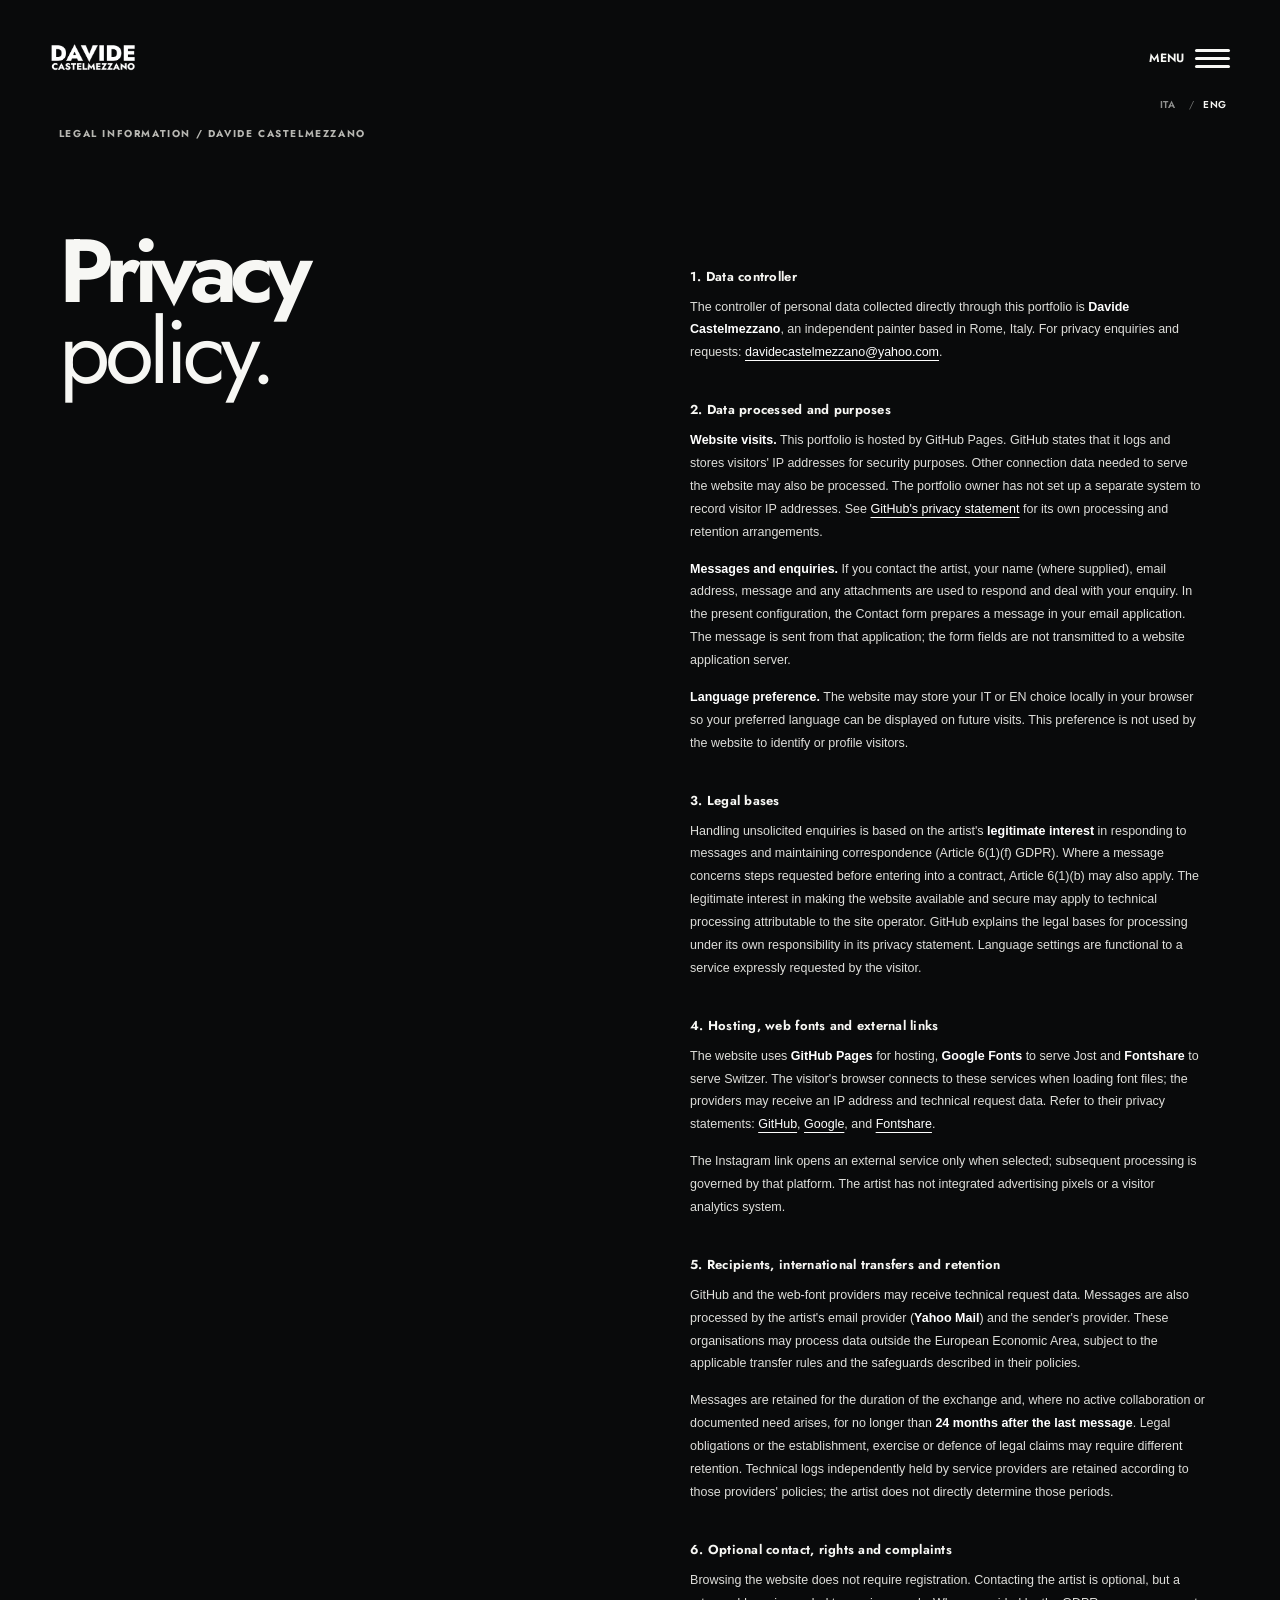
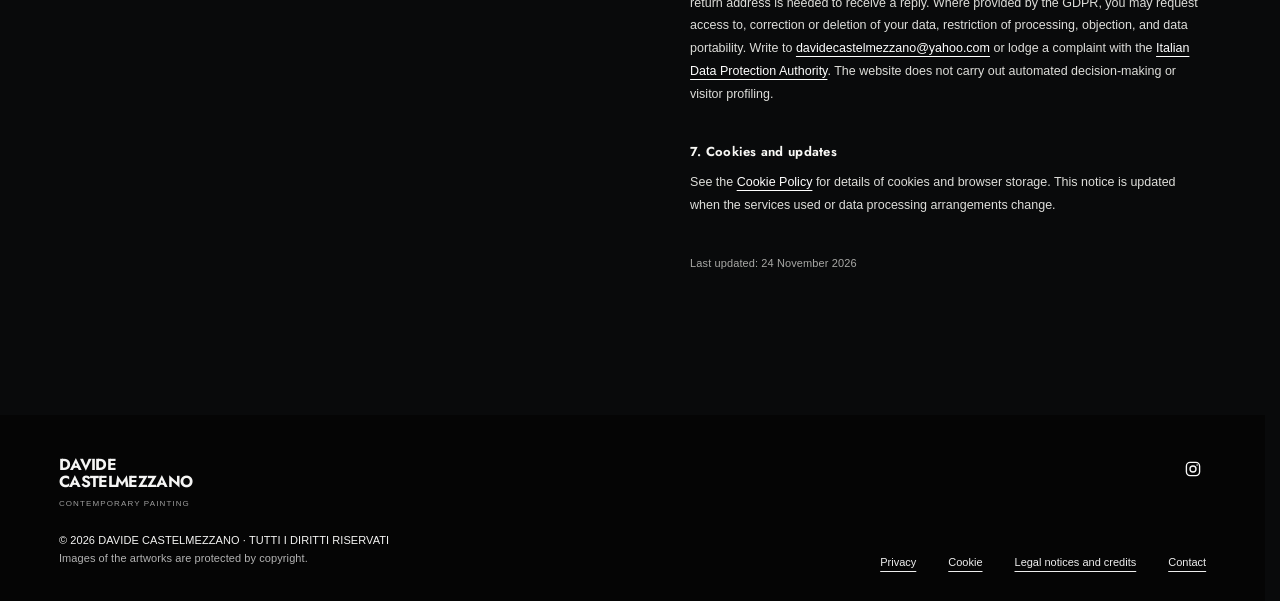
<file: privacy-en/index.html>
<!doctype html>
<html lang="en">
<head>
<base href="../">
<script id="seo217-fixed-base">(function(){var b=document.querySelector('base')||document.createElement('base');if(location.protocol==='file:'){var nested=/\/(?:neogenesi|percorso|altrilavori|ricerca|bio|contatti|privacy|privacy-en|cookies|cookies-en|note-legali|note-legali-en)\/index\.html$/.test(location.pathname);b.href=new URL(nested?'../':'./',location.href).href;}else{b.href=location.pathname.startsWith('/davide-castelmezzano/')?'/davide-castelmezzano/':'/';}if(!b.parentNode)document.head.insertBefore(b,document.head.firstChild)})();</script>
<meta charset="utf-8"><meta name="viewport" content="width=device-width,initial-scale=1"><meta name="theme-color" content="#f8f7f3"><meta name="description" content="Privacy notice for the website of painter Davide Castelmezzano, including data processing, hosting, web fonts and visitors’ rights.">
<title>Privacy Policy | Davide Castelmezzano</title>
<link rel="canonical" href="https://www.davidecastelmezzano.com/privacy-en/">
<link rel="alternate" hreflang="it" href="https://www.davidecastelmezzano.com/privacy/">
<link rel="alternate" hreflang="en" href="https://www.davidecastelmezzano.com/privacy-en/">
<meta name="robots" content="index,follow,max-image-preview:large">
<meta property="og:type" content="article">
<meta property="og:site_name" content="Davide Castelmezzano">
<meta property="og:locale" content="en_GB">
<meta property="og:title" content="Privacy Policy | Davide Castelmezzano">
<meta property="og:description" content="Privacy notice for the website of painter Davide Castelmezzano, including data processing, hosting, web fonts and visitors’ rights.">
<meta property="og:url" content="https://www.davidecastelmezzano.com/privacy-en/">
<meta property="og:image" content="https://www.davidecastelmezzano.com/MEDIA/home_hero_1.webp">
<meta name="twitter:card" content="summary_large_image">
<meta name="twitter:title" content="Privacy Policy | Davide Castelmezzano">
<meta name="twitter:description" content="Privacy notice for the website of painter Davide Castelmezzano, including data processing, hosting, web fonts and visitors’ rights.">
<meta name="twitter:image" content="https://www.davidecastelmezzano.com/MEDIA/home_hero_1.webp">
<script type="application/ld+json">{"@context":"https://schema.org","@graph":[{"@type":"Person","@id":"https://www.davidecastelmezzano.com/#artist","name":"Davide Castelmezzano","jobTitle":"Pittore contemporaneo","url":"https://www.davidecastelmezzano.com/","birthPlace":{"@type":"Place","name":"Matera, Italia"},"homeLocation":{"@type":"Place","name":"Roma, Italia"},"sameAs":["https://www.instagram.com/davidecastelmezzano/"]},{"@type":"WebSite","@id":"https://www.davidecastelmezzano.com/#website","url":"https://www.davidecastelmezzano.com/","name":"Davide Castelmezzano — Pittura contemporanea","inLanguage":["it","en"],"publisher":{"@id":"https://www.davidecastelmezzano.com/#artist"}},{"@type":"WebPage","@id":"https://www.davidecastelmezzano.com/privacy-en/#webpage","url":"https://www.davidecastelmezzano.com/privacy-en/","name":"Privacy Policy | Davide Castelmezzano","description":"Privacy notice for the website of painter Davide Castelmezzano, including data processing, hosting, web fonts and visitors’ rights.","inLanguage":"en","isPartOf":{"@id":"https://www.davidecastelmezzano.com/#website"},"about":{"@id":"https://www.davidecastelmezzano.com/#artist"}}]}</script>
<link rel="preconnect" href="https://fonts.googleapis.com"><link rel="preconnect" href="https://fonts.gstatic.com" crossorigin>
<link rel="stylesheet" href="https://fonts.googleapis.com/css2?family=Jost:ital,wght@0,400;0,500;0,600;0,700;1,400;1,500;1,600;1,700&display=swap">
<link rel="stylesheet" href="CSS/rev202_bundle_01.css" id="rev202-style-01">
























<link rel="stylesheet" href="CSS/rev202_bundle_02.css?rev=213" id="rev202-style-02">








<link rel="stylesheet" href="CSS/rev202_bundle_03.css" id="rev202-style-03">








<link rel="stylesheet" href="CSS/rev202_bundle_04.css" id="rev202-style-04">
<link rel="stylesheet" href="CSS/rev202_bundle_05.css" id="rev202-style-05">






























































<link rel="preconnect" href="https://api.fontshare.com" crossorigin>
<link href="https://api.fontshare.com/v2/css?f[]=switzer@400,500,600,700&display=swap" rel="stylesheet">
<link rel="stylesheet" href="CSS/rev202_bundle_06.css" id="rev202-style-06">
<noscript><style>body.site-booting #app{visibility:visible!important}body.site-booting .home139-entry{display:none!important}body.site-booting>.site-header{visibility:visible!important}.seo217-fallback{max-width:72ch;margin:9rem auto 5rem;padding:2rem;line-height:1.7;font:400 1.1rem sans-serif}.seo217-fallback h1{font-size:2rem}</style></noscript>
<style id="seo219-failure-fallback">
body.seo219-direct.seo219-render-failed #app{visibility:visible!important}
body.seo219-direct.seo219-render-failed>.site-header{visibility:visible!important}
body.seo219-direct.seo219-render-failed #home139-entry{display:none!important}
body.seo219-direct.seo219-render-failed .seo217-fallback{max-width:72ch;margin:8rem auto 5rem;padding:2rem;line-height:1.7;font-family:Arial,sans-serif;color:#252525}
body.seo219-direct.seo219-render-failed .seo217-fallback h1{font-size:clamp(2rem,4vw,3rem);line-height:1.2}
</style><script id="seo219-recovery">document.addEventListener('DOMContentLoaded',function(){setTimeout(function(){if(document.body.classList.contains('site-booting')) document.body.classList.add('seo219-render-failed')},900)})</script>
</head>
<body class="site-booting seo219-direct">
<div hidden class="home139-entry" id="home139-entry" role="dialog" aria-label="Davide Castelmezzano. Introduzione al sito" tabindex="-1"><canvas class="intro177-dust" aria-hidden="true"></canvas><canvas class="rev179-morph-film" id="rev179-morph-film" aria-hidden="true"></canvas><div class="intro177-sign" aria-hidden="true"><div class="intro177-eyebrow">PITTURA CONTEMPORANEA</div><div class="intro177-ink"><img class="intro178-paint" id="intro178-paint" alt="" aria-hidden="true" decoding="async"></div></div><button class="rev189-enter" type="button" aria-label="Entra nel sito" title="Entra nel sito"><span class="rev193-orbit-hover" aria-hidden="true"><span class="rev193-orbit-breath"><span class="rev193-outer-ring"></span><span class="rev193-inner-dot"></span></span></span><span class="rev193-cta-label" aria-hidden="true"><span class="rev193-cta-desktop">CLICCA PER ENTRARE</span><span class="rev193-cta-mobile">TOCCA PER ENTRARE</span></span></button></div>
<script id="rev57-immersive-bridge" data-site-source="js-1" src="JAVASCRIPT/01_rev57-immersive-bridge.js"></script>
<header class="site-header"><a class="brand" href="#/" aria-label="Torna alla homepage"><img class="rev178-logo" src="MEDIA/logo_davide.png" alt="Davide Castelmezzano" draggable="false"></a><button type="button" id="menu-toggle" class="menu-toggle" aria-expanded="false" aria-controls="site-nav" aria-label="Apri menu">MENU <span class="rev141-menu-symbol" aria-hidden="true"><i></i><i></i><i></i></span></button><div class="rev198-header-lang" role="group" aria-label="Lingua del sito / Website language"><button type="button" data-lang="it" aria-pressed="true">ITA</button><span class="rev198-lang-sep" aria-hidden="true">/</span><button type="button" data-lang="en" aria-pressed="false">ENG</button></div><nav id="site-nav" class="site-nav" aria-label="Navigazione principale"><a href="#/neogenesi" data-nav="opere">Opere</a><a href="#/ricerca" data-nav="ricerca">Ricerca</a><a href="#/bio" data-nav="bio">Bio / CV</a><a href="#/contatti" data-nav="contatti">Contatti</a><button id="site-series-switch" type="button" aria-label="Scegli un altro percorso pittorico">Serie pittoriche <svg viewBox="0 0 24 24" aria-hidden="true"><path d="m6 9 6 6 6-6"/></svg></button></nav></header>
<main id="app"><article class="page legal31" lang="en" aria-label="Privacypolicy."><div class="legal31-head"><span class="legal31-eyebrow">LEGAL INFORMATION / DAVIDE CASTELMEZZANO</span></div><div class="legal31-body"><h1>Privacy<br><em>policy.</em></h1><div class="legal31-content"><h2>1. Data controller</h2><p>The controller of personal data collected directly through this portfolio is <strong>Davide Castelmezzano</strong>, an independent painter based in Rome, Italy. For privacy enquiries and requests: <a href="mailto:davidecastelmezzano@yahoo.com">davidecastelmezzano@yahoo.com</a>.</p><h2>2. Data processed and purposes</h2><p><strong>Website visits.</strong> This portfolio is hosted by GitHub Pages. GitHub states that it logs and stores visitors&#x27; IP addresses for security purposes. Other connection data needed to serve the website may also be processed. The portfolio owner has not set up a separate system to record visitor IP addresses. See <a href="https://docs.github.com/en/site-policy/privacy-policies/github-general-privacy-statement" target="_blank" rel="noopener noreferrer">GitHub&#x27;s privacy statement</a> for its own processing and retention arrangements.</p><p><strong>Messages and enquiries.</strong> If you contact the artist, your name (where supplied), email address, message and any attachments are used to respond and deal with your enquiry. In the present configuration, the Contact form prepares a message in your email application. The message is sent from that application; the form fields are not transmitted to a website application server.</p><p><strong>Language preference.</strong> The website may store your IT or EN choice locally in your browser so your preferred language can be displayed on future visits. This preference is not used by the website to identify or profile visitors.</p><h2>3. Legal bases</h2><p>Handling unsolicited enquiries is based on the artist&#x27;s <strong>legitimate interest</strong> in responding to messages and maintaining correspondence (Article 6(1)(f) GDPR). Where a message concerns steps requested before entering into a contract, Article 6(1)(b) may also apply. The legitimate interest in making the website available and secure may apply to technical processing attributable to the site operator. GitHub explains the legal bases for processing under its own responsibility in its privacy statement. Language settings are functional to a service expressly requested by the visitor.</p><h2>4. Hosting, web fonts and external links</h2><p>The website uses <strong>GitHub Pages</strong> for hosting, <strong>Google Fonts</strong> to serve Jost and <strong>Fontshare</strong> to serve Switzer. The visitor&#x27;s browser connects to these services when loading font files; the providers may receive an IP address and technical request data. Refer to their privacy statements: <a href="https://docs.github.com/en/site-policy/privacy-policies/github-general-privacy-statement" target="_blank" rel="noopener noreferrer">GitHub</a>, <a href="https://policies.google.com/privacy" target="_blank" rel="noopener noreferrer">Google</a>, and <a href="https://www.fontshare.com/privacy" target="_blank" rel="noopener noreferrer">Fontshare</a>.</p><p>The Instagram link opens an external service only when selected; subsequent processing is governed by that platform. The artist has not integrated advertising pixels or a visitor analytics system.</p><h2>5. Recipients, international transfers and retention</h2><p>GitHub and the web-font providers may receive technical request data. Messages are also processed by the artist&#x27;s email provider (<strong>Yahoo Mail</strong>) and the sender&#x27;s provider. These organisations may process data outside the European Economic Area, subject to the applicable transfer rules and the safeguards described in their policies.</p><p>Messages are retained for the duration of the exchange and, where no active collaboration or documented need arises, for no longer than <strong>24 months after the last message</strong>. Legal obligations or the establishment, exercise or defence of legal claims may require different retention. Technical logs independently held by service providers are retained according to those providers&#x27; policies; the artist does not directly determine those periods.</p><h2>6. Optional contact, rights and complaints</h2><p>Browsing the website does not require registration. Contacting the artist is optional, but a return address is needed to receive a reply. Where provided by the GDPR, you may request access to, correction or deletion of your data, restriction of processing, objection, and data portability. Write to <a href="mailto:davidecastelmezzano@yahoo.com">davidecastelmezzano@yahoo.com</a> or lodge a complaint with the <a href="https://www.garanteprivacy.it/" target="_blank" rel="noopener noreferrer">Italian Data Protection Authority</a>. The website does not carry out automated decision-making or visitor profiling.</p><h2>7. Cookies and updates</h2><p>See the <a href="#/cookies-en">Cookie Policy</a> for details of cookies and browser storage. This notice is updated when the services used or data processing arrangements change.</p><p class="legal31-update">Last updated: 24 November 2026</p></div></div></article><noscript><nav aria-label="Sezioni del portfolio"><a href="#/neogenesi">Neo Genesi</a> · <a href="/altrilavori/">Fantasia</a> · <a href="/percorso/">Enigmi semiotici</a> · <a href="#/ricerca">Ricerca</a> · <a href="#/bio">Biografia</a> · <a href="#/contatti">Contatti</a></nav></noscript><noscript><nav aria-label="Sezioni del portfolio"><a href="/neogenesi/">Neo Genesi</a> · <a href="/altrilavori/">Fantasia</a> · <a href="/percorso/">Enigmi semiotici</a> · <a href="/ricerca/">Ricerca</a> · <a href="/bio/">Biografia</a> · <a href="/contatti/">Contatti</a></nav></noscript></main>
<footer class="site-footer footer31" aria-label="Informazioni, collegamenti legali e crediti">
  <div class="footer31-upper">
    <div class="footer31-brand" aria-label="Davide Castelmezzano, pittore"><strong>DAVIDE<br>CASTELMEZZANO</strong><span>PITTURA CONTEMPORANEA</span></div>
    <div class="footer31-social">
      <a href="https://www.instagram.com/davidecastelmezzano/" target="_blank" rel="noopener noreferrer" aria-label="Instagram di Davide Castelmezzano" title="Instagram">
        <svg aria-hidden="true" viewBox="0 0 24 24" fill="none" stroke="currentColor" stroke-width="1.8"><rect x="3.2" y="3.2" width="17.6" height="17.6" rx="5"/><circle cx="12" cy="12" r="4"/><circle cx="17.5" cy="6.6" r="1" fill="currentColor" stroke="none"/></svg>
      </a>
    </div>
  </div>
  <div class="footer31-lower">
    <div class="footer31-copyright">
      <p>&copy; <span id="year">2026</span> DAVIDE CASTELMEZZANO &middot; TUTTI I DIRITTI RISERVATI</p>
      <p>Le immagini delle opere sono protette dal diritto d'autore.</p>
    </div>
    <nav class="footer31-legal" aria-label="Informazioni legali"><a href="#/privacy">Privacy</a><a href="#/cookies">Cookie</a><a href="#/note-legali">Note legali e crediti</a><a href="#/contatti">Contatti</a></nav>
  </div>
</footer>
<div id="zoom" class="overlay" role="dialog" aria-modal="true" aria-label="Opera ingrandita"><div class="overlay-top"><span class="eyebrow" id="zoom-name">Opera</span><button type="button" class="close" id="zoom-close" aria-label="Chiudi ingrandimento"></button></div><img class="zoom-image" id="zoom-img" alt=""><p id="zoom-caption" class="zoom-caption"></p></div>
<div id="work-viewer" class="work-viewer" role="dialog" aria-modal="true" aria-label="Opera in primo piano" aria-hidden="true">
 <div class="work-viewer-header"><span class="work-viewer-collection" id="viewer-collection">NEO GENESI</span><button class="viewer-close" type="button" id="viewer-close" aria-label="Chiudi la visualizzazione">CHIUDI <span aria-hidden="true">×</span></button></div>
 <div class="work-viewer-center"><button type="button" class="viewer-nav" id="viewer-prev" aria-label="Opera precedente">‹</button><figure class="work-viewer-figure"><img id="viewer-image" alt=""><figcaption><strong id="viewer-title"></strong><span id="viewer-meta"></span></figcaption></figure><button type="button" class="viewer-nav" id="viewer-next" aria-label="Opera successiva">›</button></div>
 <div class="viewer-thumbs-area"><span class="viewer-thumbs-label">ALTRE OPERE <span id="viewer-counter"></span></span><div class="viewer-thumbs" id="viewer-thumbs" aria-label="Seleziona un'altra opera"></div></div>
 </div>
<div id="index" class="overlay" role="dialog" aria-modal="true" aria-label="Indice delle opere"><div class="overlay-top"><span class="eyebrow" id="index-label">Indice delle opere</span><button type="button" class="close" id="index-close" aria-label="Chiudi indice"></button></div><div class="index-list" id="index-list"></div></div>
<script id="script-02" data-site-source="js-2">
/* REV218: Critical gallery media map embedded to prevent incomplete renders when external JS requests fail. */
const A="";
const MEDIA={"ng_smek.jpg":"MEDIA/preview/opera_daimon.jpg","ng_illudes.jpg":"MEDIA/preview/opera_illudes.jpg","ng_imago.jpg":"MEDIA/preview/opera_imago.jpg","ng_fides.jpg":"MEDIA/preview/opera_fides.jpg","ng_endi.jpg":"MEDIA/preview/opera_endiadi.jpg","ng_enesi.jpg":"MEDIA/preview/opera_enesi.jpg","ng_osmosi.jpg":"MEDIA/preview/opera_osmosi.jpg","ng_imago_panel1.jpg":"MEDIA/preview/opera_imago_pannello1.jpg","ng_imago_panel2.jpg":"MEDIA/preview/opera_imago_pannello2.jpg","ng_endi_panel1.jpg":"MEDIA/preview/opera_endiadi_pannello1.jpg","ng_endi_panel2.jpg":"MEDIA/preview/opera_endiadi_pannello2.jpg","arch_domatrice.jpg":"MEDIA/preview/opera_domatrice.jpg","arch_innocenti.jpg":"MEDIA/preview/opera_innocenti.jpg","arch_luogo.jpg":"MEDIA/preview/opera_luogo.jpg","arch_uniti.jpg":"MEDIA/preview/opera_uniti.jpg","arch_identita.jpg":"MEDIA/preview/opera_identita.jpg","arch_caccia.jpg":"MEDIA/preview/opera_caccia.jpg","arch_mistero.jpg":"MEDIA/preview/opera_mistero.jpg","arch_conflitti.webp":"MEDIA/preview/opera_conflitti.jpg","arch_estensioni.webp":"MEDIA/preview/opera_estensioni.jpg","arch_senzatitolo.webp":"MEDIA/preview/opera_fuggi_esperanza.jpg","cinema_illudes.webp":"MEDIA/home_hero_3.webp","rev178_hero1.png":"MEDIA/home_hero_1.webp","rev178_hero2.png":"MEDIA/home_hero_2.jpg","rev178_hero3.png":"MEDIA/home_hero_3.webp","rev178_home_about.jpg":"MEDIA/home_studio.jpg","rev178_home_neo.png":"MEDIA/home_neo_genesi.webp","rev178_contact.png":"MEDIA/contatti.webp","rev178_bio_portrait.jpg":"MEDIA/biografia_ritratto.jpg"};
// REV216: 2560x1440 for gallery; 3840x2160 for the seamless explorer entrance; original masters only once inside the explorer.
const MEDIA_EXPLORE = src => src.replace('MEDIA/preview/opera_', 'MEDIA/explore/opera_');
const MEDIA_HIRES = src => src.replace('MEDIA/explore/opera_', 'MEDIA/hires/opera_');
const ICON={arrow:'<svg aria-hidden="true" viewBox="0 0 24 24" fill="none" stroke="currentColor" stroke-width="1.5" stroke-linecap="round" stroke-linejoin="round"><path d="M4 12h15m-6-6 6 6-6 6"/></svg>',up:'<svg aria-hidden="true" viewBox="0 0 24 24" fill="none" stroke="currentColor" stroke-width="1.6" stroke-linecap="round"><path d="M5 19 19 5M7 5h12v12"/></svg>',down:'<svg aria-hidden="true" viewBox="0 0 24 24" fill="none" stroke="currentColor" stroke-width="1.6" stroke-linecap="round"><path d="M6 9l6 6 6-6"/></svg>',left:'<svg aria-hidden="true" viewBox="0 0 24 24" fill="none" stroke="currentColor" stroke-width="1.6" stroke-linecap="round"><path d="M20 12H4m6-6-6 6 6 6"/></svg>',copy:'<svg aria-hidden="true" viewBox="0 0 24 24" fill="none" stroke="currentColor" stroke-width="1.5" stroke-linejoin="round"><rect x="8" y="8" width="12" height="12" rx="2"/><path d="M16 8V6a2 2 0 0 0-2-2H6a2 2 0 0 0-2 2v8a2 2 0 0 0 2 2h2"/></svg>',mail:'<svg aria-hidden="true" viewBox="0 0 24 24" fill="none" stroke="currentColor" stroke-width="1.5"><rect x="2.7" y="5" width="18.6" height="14" rx="2"/><path d="m3 7 9 7 9-7"/></svg>'};
const cta=(label,to)=>`<a class="cta" href="${to}">${label}${ICON.up}</a>`;
</script>
<script id="script-03" data-site-source="js-3">
/* REV219: critical routing and gallery logic bundled inline, avoids external script dependency during crawl. */


MEDIA['ng_imago_panel1.jpg']='MEDIA/preview/opera_imago_pannello1.jpg';
MEDIA['ng_imago_panel2.jpg']='MEDIA/preview/opera_imago_pannello2.jpg';
MEDIA['ng_endi_panel1.jpg']='MEDIA/preview/opera_endiadi_pannello1.jpg';
MEDIA['ng_endi_panel2.jpg']='MEDIA/preview/opera_endiadi_pannello2.jpg';

const WORKS=[
 {title:'Smek',year:'2026',medium:'Olio su tela',size:'60 × 100 cm',src:'ng_smek.jpg'},
 {title:'Illudes',year:'2026',medium:'Olio su tela',size:'80 × 100 cm',src:'ng_illudes.jpg'},
 {title:'Imago',year:'2026',medium:'Olio su tavola · Dittico',size:'40 × 50 cm ciascun pannello · 40 × 100 cm complessivi',src:'ng_imago.jpg'},
 {title:'Fides',year:'2026',medium:'Olio su tavola',size:'65 × 110 cm',src:'ng_fides.jpg'},
 {title:'Endi Adi',year:'2026',medium:'Olio su tela · Dittico',size:'55 × 60 cm ciascun pannello · 55 × 120 cm complessivi',src:'ng_endi.jpg'},
 {title:'Enesi',year:'2026',medium:'Olio su tela',size:'75 × 85 cm',src:'ng_enesi.jpg'},
 {title:'Osmosi',year:'2026',medium:'Olio su plexiglass',size:'30 × 40 cm',src:'ng_osmosi.jpg'}
];
const ARCHIVE=[
 {title:"Domatrice di incubi",year:"2024",medium:"Olio su tela",size:"35 × 50 cm",src:"arch_domatrice.jpg"},
 {title:"Innocenti realtà",year:"2023",medium:"Olio su tela",size:"35 × 65 cm",src:"arch_innocenti.jpg"},
 {title:"Un luogo per tutti",year:"2022",medium:"Olio su tela",size:"60 × 90 cm",src:"arch_luogo.jpg"},
 {title:"Uniti nel momento del bisogno",year:"2022",medium:"Olio su tela",size:"60 × 100 cm",src:"arch_uniti.jpg"},
 {title:"Identità antropomorfe",year:"2021",medium:"Olio su tela",size:"110 × 160 cm",src:"arch_identita.jpg"},
 {title:"Caccia all'artefice",year:"2021",medium:"Olio su tela",size:"35 × 45 cm",src:"arch_caccia.jpg"},
 {title:"Mistero della seduzione",year:"2019",medium:"Olio su tela",size:"80 × 80 cm",src:"arch_mistero.jpg"},
 {title:"Conflitti d'amore",year:"2018",medium:"Olio su tela",size:"80 × 60 cm",src:"arch_conflitti.webp"},
 {title:"Estensioni interiori",year:"2019",medium:"Olio su tela",size:"60 × 80 cm",src:"arch_estensioni.webp"},
 {title:"Fuggi Esperanza",year:"2018",medium:"Olio su tela",size:"60 × 110 cm",src:"arch_senzatitolo.webp"}
];
const STATEMENT_GENERAL=[
'La ricerca pittorica nasce dall’interesse per ciò che può emergere dall’incontro tra immagini, forme e linguaggi visivi differenti. Al centro del lavoro vi è la possibilità che elementi apparentemente distanti, entrando in relazione, possano trasformarsi reciprocamente e dare origine a configurazioni inattese.',
'Il processo creativo si sviluppa attraverso un confronto continuo tra intenzione, intuizione e sperimentazione. Associazioni, contrasti e coincidenze visive diventano occasioni per esplorare nuove relazioni, lasciando che quanto emerge durante il lavoro possa suggerire direzioni impreviste e modificare le scelte iniziali.'
];
const STATEMENT_SERIES=[
'Neo Genesi nasce dall’esigenza di superare la costruzione narrativa che aveva caratterizzato parte della produzione precedente e di esplorare altre possibilità di formazione dell’immagine.',
'Il progetto prende avvio dalla selezione e dall’assemblaggio digitale di frammenti della tradizione pittorica occidentale. Sottratti ai loro contesti originari, questi elementi vengono ricombinati fino a generare configurazioni pareidoliche che, attraverso la pittura, acquistano corpo e presenza materiale.',
'Con lo sviluppo della serie, queste configurazioni smettono progressivamente di rappresentare un punto d’arrivo. L’introduzione di linee sinuose e interventi gestuali, seguita dalla sperimentazione con stencil utilizzati in positivo e in negativo, apre ulteriori possibilità di relazione tra linguaggi visivi differenti.',
'La figurazione, il gesto, l’astrazione e la componente informale non concorrono soltanto ad accrescere la complessità dell’immagine, ma alla costruzione di un nuovo equilibrio pittorico. Pur mantenendo le proprie differenze, questi linguaggi convivono e si trasformano reciprocamente, dando origine a un’unità visiva che non coincide con la semplice somma delle sue parti.',
'Da questa convivenza, anche tra linguaggi apparentemente contrastanti, emerge un’armonia inattesa che rappresenta una possibilità pittorica nuova rispetto alla produzione precedente.'
];
const BIO=[
'Davide Castelmezzano nasce a Matera nel 1992. Vive e lavora a Roma, dove si trasferisce nel 2012 per intraprendere gli studi di Pittura presso l’Accademia di Belle Arti, dopo aver conseguito il diploma al Liceo Artistico Statale Carlo Levi di Matera.',
'Durante la formazione accademica studia con Moreno Bondi e Vincenzo Scolamiero, approfondendo le tecniche pittoriche tradizionali, con particolare attenzione alla pittura fiamminga, rinascimentale e veneta. Nel 2017 consegue il diploma accademico di primo livello in Pittura con una tesi dedicata all’immaginario visivo e onirico di Federico Fellini. Nel 2020 consegue il diploma accademico di secondo livello con 110 e lode, sviluppando una ricerca sulla deformazione antropomorfa.',
'La sua prima produzione si caratterizza per un linguaggio figurativo fantastico, nel quale figure umane, animali e oggetti vengono associati all’interno di composizioni complesse. Attraverso il disegno libero e una pittura costruita per successive stratificazioni, realizza immagini nelle quali elementi apparentemente incongruenti suggeriscono narrazioni possibili, senza rappresentare necessariamente storie definite.',
'In questa fase approfondisce il proprio interesse per la pittura di Riccardo Tommasi Ferroni e frequenta lo studio del figlio Giovanni Tommasi Ferroni, con il quale instaura un rapporto di stima e confronto artistico, ricevendo indicazioni e consigli sui materiali e sui procedimenti pittorici.',
'Successivamente matura l’esigenza di superare la dimensione narrativa, orientando la propria ricerca verso nuove possibilità di costruzione dell’immagine. Questo cambiamento trova espressione in Neo Genesi (2026), progetto nel quale frammenti della tradizione figurativa, sperimentazione digitale e differenti procedimenti pittorici concorrono alla formazione di immagini caratterizzate dalla convivenza di registri visivi eterogenei.',
'Nel corso della sua attività partecipa a esposizioni collettive in Italia e all’estero, tra cui Multi-Narrative: Painting in Coexistence presso la China Academy of Art di Hangzhou (2021), Incipit surrealtà a Roma e Matera (2024) e Geopolitica: trasformazioni e sviluppi presso la Galleria Plus Art Pulse di Roma (2026). Nel 2026 riceve una segnalazione della giuria alla XVII edizione del Premio Combat, con pubblicazione nel catalogo ufficiale.'
];
const OLD_CV=[['2026','Geopolitica: trasformazioni e sviluppi — Galleria Plus Art Pulse, Roma'],['2025','Premio di pittura Giovanni Colacicchi — Galleria AAIE, Roma'],['2025','Nel sogno del fantastico — Galleria Viva, Soriano nel Cimino'],['2024','A tre voci — a cura di Robertomaria Siena, Spazio Urano, Roma'],['2024','Incipit surrealtà — Roma e Matera'],['2021','Multi-Narrative: Painting in Coexistence — China Academy of Art, Hangzhou, Cina']];


</script>
<script id="script-04" data-site-source="js-4">
/* REV219: critical routing and gallery logic bundled inline, avoids external script dependency during crawl. */

const app=document.getElementById('app');const reduced=matchMedia('(prefers-reduced-motion: reduce)');const email='davidecastelmezzano@yahoo.com';
let artworkIndex=0,cleanup=()=>{},lastFocus=null,animating=false;let viewerIndex=0,viewerBusy=false,viewerFocus=null;
const cvSections=[
 ['Mostre',[
 ['2026','Geopolitica: trasformazioni e sviluppi, Galleria Plus Art Pulse, Roma.'],
 ['2025','Premio di pittura Giovanni Colacicchi, Galleria AAIE, Roma.'],
 ['2025','Premio di pittura Giovanni Colacicchi, Ala Nobile del Palazzo Comunale, Sabaudia.'],
 ['2025','Nel sogno del fantastico, Galleria Viva, Soriano nel Cimino.'],
 ['2025','OpenArt Now 50x50, Aurora Boreale Associazione Culturale, Roma.'],
 ['2024','A tre voci, a cura di Robertomaria Siena, Spazio Urano, Roma.'],
 ['2024','Arte è Bellezza, Sale del Palazzo Comunale, Bolsena.'],
 ['2024','Arte è Bellezza. La forza del puro. Omaggio ad Alberini, Palazzo Nuzzi, Orte.'],
 ['2024','Arte è Bellezza. Le nuove frontiere dell’arte, Scuderie di Palazzo Chigi Albani, Soriano nel Cimino.'],
 ['2024','Incipit surrealtà, a cura di Robertomaria Siena, La Design.aTa Art Gallery, Roma.'],
 ['2024','Incipit surrealtà, a cura di Robertomaria Siena, Scuderie di Palazzo Malvinni-Malvezzi, Matera.'],
 ['2024','25° Anniversario Galería Artelibre, esposizione virtuale internazionale, Galería Artelibre, Spagna; pubblicazione nel Tomo I – Catalogo Rosso.'],
 ['2021','Multi-Narrative: Painting in Coexistence, China Academy of Art, Hangzhou, Cina.']]],
 ['Residenze', [['2024','Residenza Arte è Bellezza, con il patrocinio del Ministero della Cultura, Soriano nel Cimino (VT), Italia.']]],
 ['Riconoscimenti', [['2026','Premio Combat – 17ª edizione, segnalazione della giuria e pubblicazione nel catalogo ufficiale.'],['2022','Luxembourg Art Prize, Certificato di Merito Artistico, Pinacothèque du Luxembourg.']]],
 ['Pubblicazioni', [['2025','Panta Rei Editoriale, articolo dedicato all’opera La Domatrice di Incubi.'],['2024','Pubblicazione nel Tomo I – Catalogo Rosso, Galería Artelibre.'],['2023','Guía de Arte LEONARDO 2023, pagina monografica, Galería Artelibre.']]],
 ['Formazione', [['2020','Diploma accademico di secondo livello in Pittura, Accademia di Belle Arti di Roma, 110 e lode.'],['2017','Diploma accademico di primo livello in Pittura, Accademia di Belle Arti di Roma.']]]
];
function ps(a){return a.map(s=>`<p>${s}</p>`).join('')}
function extensible(items,visible=1,id='more'){return `<div class="prose" id="${id}">${ps(items.slice(0,visible))}<div class="extra" hidden>${ps(items.slice(visible))}</div><button type="button" class="toggle-more" aria-expanded="false" data-toggle="${id}"><span>Leggi tutto</span>${ICON.down}</button></div>`}
function home(){return `<article class="page home art-home home139" aria-label="Davide Castelmezzano, pittura">
<section class="art-hero home139-hero" id="hero-scroll-intro" aria-label="Dettagli pittorici di Smek e Illudes">
 <div class="home139-slides" aria-hidden="true">
  <img class="home139-slide is-active" data-art="Smek" src="${MEDIA['rev178_hero1.png']}" alt="" fetchpriority="high" decoding="async">
  <img class="home139-slide" data-art="Illudes — nuovo dettaglio" src="${MEDIA['rev178_hero2.png']}" alt="" decoding="async">
  <img class="home139-slide" data-art="Illudes" src="${MEDIA['rev178_hero3.png']}" alt="" decoding="async">
 </div>
</section>
<section class="art-about home139-about" id="studio-home" aria-labelledby="art-about-title">
 <div class="art-about-left"><div class="art-about-copy home139-about-copy">
  <h1 id="art-about-title" class="home139-statement"><span>IMMAGINI IN</span><span>DIVENIRE</span></h1>
  <h2 class="home139-about-label">CHI SONO ?</h2>
  <p>Davide Castelmezzano (Matera, 1992) vive e lavora a Roma. La sua ricerca pittorica esplora le possibilità di trasfigurazione fantastica dell’immagine attraverso il dialogo tra gestualità pittorica e pareidolia.</p>
  <a class="art-about-link" href="#/bio">Davide</a>
 </div></div>
 <figure class="art-about-picture"><img src="${MEDIA['rev178_home_about.jpg']}" alt="Davide Castelmezzano nel suo studio di pittura" loading="lazy" decoding="async"></figure>
</section>
<section class="art-neo home139-neo" id="neogenesi-intro" aria-labelledby="art-neo-title">
 <img class="art-neo-painting" src="${MEDIA['rev178_home_neo.png']}" alt="Dettaglio originale di Illudes" loading="lazy" decoding="async">
 <div class="art-neo-shade" aria-hidden="true"></div>
 <div class="home139-neo-content">
  <div class="home139-neo-title"><h1 id="art-neo-title"><span>NEO</span><span>GENESI</span></h1><span class="home139-neo-serie">Serie</span></div>
  <div class="home139-neo-info"><h2>SERIE PITTORICA 2026</h2>
  <p>Neo Genesi esplora le possibilità che emergono dall’incontro tra forme e immagini apparentemente incompatibili. Attraverso la gestualità pittorica, elementi differenti entrano in relazione, generando configurazioni inattese e nuove possibilità figurative.</p>
  <a href="#/neogenesi" class="home139-neo-link">SCOPRI</a></div>
 </div>
</section></article>`}


// Only Neo Genesi is an established SERIES. The other two entrances are chronological/editorial groups.
const EARLY_TITLES=['Identità antropomorfe','Mistero della seduzione','Estensioni interiori'];
const EARLY=EARLY_TITLES.map(title=>ARCHIVE.find(work=>work.title===title)).filter(Boolean);
const OTHER=ARCHIVE.filter(work=>!EARLY_TITLES.includes(work.title));
const COLLECTIONS={
 neogenesi:{name:'Neo Genesi',title:'Neo <em>Genesi.</em>',banner:'cinema_illudes.webp',desc:'Dalla convivenza di linguaggi visivi differenti emerge un nuovo equilibrio pittorico.',items:WORKS,cat:'SERIE / 2026'},
 percorso:{name:'Enigmi semiotici',title:'Enigmi<br><em>semiotici.</em>',banner:'arch_identita.jpg',desc:'Opere realizzate tra il 2019 e il 2021.',items:EARLY,cat:'2019–2021'},
 altrilavori:{name:'Fantasia',title:'Fantasia.',banner:'arch_domatrice.jpg',desc:'Opere realizzate tra il 2018 e il 2024.',items:OTHER,cat:'2018–2024'}
};
const galleryEntries=()=>COLLECTIONS[getPage()]?.items||WORKS;
function gallery(){
 const route=getPage(),c=COLLECTIONS[route]||COLLECTIONS.neogenesi;
 const w=c.items[0];
 const name=w.title==='Smek'?'Daimon (Smek)':w.title;
 const nameHtml=w.title==='Smek'?'Daimon <span class="rev180-smek">(Smek)</span>':name;
 const seriesName={'neogenesi':'NEO GENESI','percorso':'ENIGMI SEMIOTICI','altrilavori':'FANTASIA'}[route]||'NEO GENESI';
 return `<article class="page rev155-gallery" aria-label="Opere di Davide Castelmezzano">
  <section class="rev155-scene" id="rev155-scene" aria-label="Spazio espositivo">
   <div class="rev155-series" id="rev155-series">
    <button class="rev155-heading rev155-series-toggle" id="rev155-series-toggle" type="button" aria-expanded="true" aria-controls="rev155-series-list">SERIE</button>
    <div class="rev155-series-list rev155-disclosure" id="rev155-series-list">
     <button type="button" class="rev155-series-choice ${route==='neogenesi'?'is-active':''}" data-series="neogenesi">NEO GENESI <span>2026</span></button>
     <button type="button" class="rev155-series-choice ${route==='altrilavori'?'is-active':''}" data-series="altrilavori">FANTASIA <span>2018–2024</span></button>
     <button type="button" class="rev155-series-choice ${route==='percorso'?'is-active':''}" data-series="percorso">ENIGMI SEMIOTICI <span>2019–2021</span></button>
    </div>
   </div>
   <div class="rev155-art-zone" id="rev155-art-zone" aria-label="Opera principale; scorri per sfogliare">
    <div class="rev156-world" id="rev156-world">
     <button type="button" id="rev155-artwork" class="rev155-artwork" aria-label="Avvicina l'opera ${name}" aria-pressed="false">
      <span class="rev155-photo-shell" id="rev155-photo-shell"><img id="rev155-image" class="rev155-photo" src="${MEDIA[w.src]}" alt="${name}" draggable="false" decoding="async"></span>
     </button>
    </div>
   </div>
   <div class="rev155-work-info" id="rev155-work-info" aria-live="polite">
    <h1 id="rev155-title">${nameHtml}</h1><p id="rev155-medium">${[w.medium,w.size].filter(Boolean).join(' ')}</p><p id="rev155-year">${w.year||''}</p>
    <div id="rev162-panels" class="rev162-panels" role="group" aria-label="Visualizzazione del dittico" hidden>
     <button type="button" data-panel="0" aria-pressed="true" title="Visualizza entrambi i pannelli">INTERO</button>
     <button type="button" data-panel="1" aria-pressed="false" title="Visualizza il pannello 1">1</button>
     <button type="button" data-panel="2" aria-pressed="false" title="Mostra o nascondi il pannello 2">2</button>
    </div>
   </div>
   <div class="rev155-works" id="rev155-works">
    <button type="button" class="rev155-heading rev155-works-toggle" id="rev155-works-toggle" aria-expanded="true" aria-controls="rev155-works-list">OPERE ${seriesName}</button>
    <div class="rev155-works-list rev155-disclosure" id="rev155-works-list"></div>
   </div>
   <div class="rev155-actions">
    <button id="rev155-explore" type="button" aria-label="Esplora l'opera a schermo intero"><span>ESPLORA L'OPERA</span><img class="rev159-explore-icon" src="MEDIA/icona_esplora.png" width="39" height="38" alt="" aria-hidden="true"></button>
    <a href="#/contatti" id="rev155-enquire">PER INFO SULL'OPERA</a>
   </div>
  </section>
  <div class="rev155-immersive" id="rev155-immersive" role="dialog" aria-modal="true" aria-label="Esplorazione dell'opera" hidden>
   <div class="rev155-immersive-canvas" id="rev155-immersive-canvas" aria-label="Trascina per esplorare la pittura"><img id="rev155-immersive-image" alt="Dettaglio di ${name}" draggable="false" decoding="async"></div>
   <button class="rev155-immersive-back" id="rev155-back" type="button">TORNA INDIETRO</button>
   <span class="rev155-immersive-caption" id="rev155-immersive-caption">${name}</span>
  </div>
 </article>`;
}

function research(){
 const paras=arr=>arr.map(p=>`<p>${p}</p>`).join('');
 return `<article class="page research24" aria-label="Ricerca artistica">
 <div class="research24-track" id="research24-track"><div class="research24-stage" id="research24-stage">
  <video class="research24-video first" id="research24-v1" autoplay muted playsinline loop preload="metadata" poster="MEDIA/ricerca_poster.webp" aria-hidden="true"><source src="MEDIA/ricerca_rev204.mp4" type="video/mp4"></video>
  <video class="research24-video second" id="research24-v2" autoplay muted playsinline loop preload="metadata" poster="MEDIA/neo_genesi_poster.webp" aria-hidden="true"><source src="MEDIA/neo_genesi_hq.mp4" type="video/mp4"></video>
  <div class="research24-shade"></div><div class="research24-grain"></div>
  <section class="research24-scene first" id="research24-general" aria-labelledby="research24-general-heading">
   <video class="research24-mobile-film" autoplay muted loop playsinline preload="metadata" poster="MEDIA/ricerca_poster.webp" aria-hidden="true"><source src="MEDIA/ricerca_rev204.mp4" type="video/mp4"></video>
   <div class="research24-contents"><h1 class="research24-title" id="research24-general-heading">RICERCA</h1>
   <div class="research24-cols" lang="it">${paras(STATEMENT_GENERAL)}</div></div>
  </section>
  <section class="research24-scene second" id="research24-neo" aria-labelledby="research24-neo-heading">
   <video class="research24-mobile-film" autoplay muted loop playsinline preload="metadata" poster="MEDIA/neo_genesi_poster.webp" aria-hidden="true"><source src="MEDIA/neo_genesi_hq.mp4" type="video/mp4"></video>
   <div class="research24-contents"><h2 class="research24-title" id="research24-neo-heading">NEO GENESI</h2>
   <div class="research24-cols" lang="it">${paras(STATEMENT_SERIES)}</div></div>
  </section>
 </div></div>

 </article>`;
}
function bio(){
 const paragraphs=BIO.map(p=>`<p>${p}</p>`).join('');
 return `<article class="page bio25-page" aria-label="Biografia e curriculum di Davide Castelmezzano">
 <section class="bio25-immersive" aria-label="L'artista, biografia e curriculum">
   <img class="bio25-photograph" src="${MEDIA["rev178_bio_portrait.jpg"]}" alt="Davide Castelmezzano al lavoro nel suo studio a Roma" fetchpriority="high">
   <div class="bio25-shadow" aria-hidden="true"></div>
   <div class="bio25-frame">
      <div class="bio25-shell">
        <div class="bio25-content">
          <div class="bio25-tabs" role="tablist" aria-label="Percorso dell'artista">
           <button type="button" class="bio25-tab is-active" id="bio25-tab-bio" role="tab" aria-selected="true" aria-controls="bio25-pane-bio" data-bio-tab="bio">BIOGRAFIA</button>
           <button type="button" class="bio25-tab" id="bio25-tab-cv" role="tab" aria-selected="false" aria-controls="bio25-pane-cv" data-bio-tab="cv">CURRICULUM</button>
          </div>
          <section id="bio25-pane-bio" role="tabpanel" aria-labelledby="bio25-tab-bio" class="bio25-panel is-active" data-bio-panel="bio">
           <h1 class="bio25-title">BIOGRAFIA</h1>
           <div class="bio25-columns" lang="it">${paragraphs}</div>
          </section>
          <section id="bio25-pane-cv" role="tabpanel" aria-labelledby="bio25-tab-cv" class="bio25-panel" data-bio-panel="cv" hidden>
           <h2 class="bio25-title">CURRICULUM VITAE</h2>
           <div class="bio25-cv-scroll" tabindex="0" aria-label="Curriculum completo, scorri per leggere">
            ${cvSections.map(([heading,entries])=>`<section class="bio25-cv-group"><h3>${heading}</h3>${entries.map(([year,desc])=>`<div class="bio25-cv-row"><span>${year}</span><p>${desc}</p></div>`).join('')}</section>`).join('')}
           </div>
          </section>
        </div>
      </div>
   </div>
 </section>
 </article>`;
}
function contact(){return `<article class="page contact109" aria-label="Contatti">
<div class="contact109-visual" aria-hidden="true">
 <div class="contact109-slide current" data-art="0"><img src="${MEDIA['rev178_contact.png']}" alt="" fetchpriority="high" decoding="async"/></div>
</div>
<div class="contact109-shade" aria-hidden="true"></div>
<div class="contact109-columns">
 <section class="contact109-story" aria-labelledby="contact109-title">
  <div class="contact109-center"><h1 id="contact109-title">RESTIAMO <em>in contatto.</em></h1>
   <p>Per proposte espositive, collaborazioni o richieste relative alla mia ricerca pittorica, puoi scrivermi qui.</p></div>
 </section>
 <section class="contact109-area" aria-label="Modulo di contatto"><div class="contact109-inner">
  <div class="contact109-form-top"><h2>Scrivimi<span>.</span></h2><p>Campi obbligatori *</p></div>
  <p class="contact109-invite">Compila il modulo per inviarmi un messaggio.</p>
  <form id="contact109-form" method="post" action="#" novalidate>
   <div class="contact109-row">
    <div class="contact109-field"><label for="contact109-name">NOME E COGNOME *</label><input name="name" id="contact109-name" autocomplete="name" required maxlength="120" placeholder="Come ti chiami"/></div>
    <div class="contact109-field"><label for="contact109-email">INDIRIZZO EMAIL *</label><input type="email" name="email" id="contact109-email" autocomplete="email" required maxlength="254" placeholder="nome@esempio.com"/></div>
   </div>
   <input type="hidden" name="subject" value="Messaggio dal sito"/>
   <div class="contact109-field"><label for="contact109-message">IL TUO MESSAGGIO *</label><textarea name="message" id="contact109-message" required minlength="10" maxlength="4000" placeholder="Raccontami brevemente la tua proposta o richiesta..."></textarea></div>
   <input name="_gotcha" class="contact109-trap" type="text" aria-label="Lascia vuoto" autocomplete="off" tabindex="-1"/>
   <button class="contact109-send" type="submit">INVIA IL MESSAGGIO <svg viewBox="0 0 24 24" aria-hidden="true"><path d="M3 12h17M13 5l7 7-7 7"/></svg></button>
   <p class="contact109-notice" id="contact109-notice" aria-live="polite" role="status"></p>
   <p class="contact109-privacy">I dati inseriti saranno utilizzati soltanto per rispondere alla richiesta. <a href="#/privacy">Privacy</a></p>
  </form>
  <div class="contact109-secondary" aria-label="Collegamenti diretti">
  <div class="contact109-channels">
   <a href="https://www.instagram.com/davidecastelmezzano/" target="_blank" rel="noopener noreferrer" aria-label="Instagram" title="Instagram"><svg viewBox="0 0 24 24" fill="none" stroke="currentColor" stroke-width="1.6" stroke-linecap="round" stroke-linejoin="round" aria-hidden="true"><rect x="3.1" y="3.1" width="17.8" height="17.8" rx="5"/><circle cx="12" cy="12" r="4"/><circle cx="17.5" cy="6.7" r=".9" fill="currentColor" stroke="none"/></svg></a>
   <a href="mailto:${email}" aria-label="Scrivi un'email" title="Email"><svg viewBox="0 0 24 24" fill="none" stroke="currentColor" stroke-width="1.65" stroke-linecap="round" stroke-linejoin="round" aria-hidden="true"><circle cx="12" cy="12" r="4"/><path d="M16 8v5.3c0 1.7 2.4 2.6 3.6.8C24.1 6.8 17.9 2.4 12 2.4a9.6 9.6 0 1 0 6.7 16.5"/></svg></a>
  </div>
 </div>
 </div></section>
</div></article>`;}

const legal31Pages={"privacy":()=>"<article class=\"page legal31\" lang=\"it\" aria-label=\"Privacypolicy.\"><div class=\"legal31-head\"><span class=\"legal31-eyebrow\">INFORMAZIONI LEGALI / DAVIDE CASTELMEZZANO</span></div><div class=\"legal31-body\"><h1>Privacy<br><em>policy.</em></h1><div class=\"legal31-content\"><h2>1. Titolare del trattamento</h2><p>Il titolare del trattamento dei dati personali raccolti direttamente attraverso questo portfolio è <strong>Davide Castelmezzano</strong>, pittore indipendente, operante a Roma (Italia). Per contatti e richieste relative alla protezione dei dati: <a href=\"mailto:davidecastelmezzano@yahoo.com\">davidecastelmezzano@yahoo.com</a>.</p><h2>2. Dati trattati e finalità</h2><p><strong>Visita del sito.</strong> Il portfolio è pubblicato su GitHub Pages. GitHub dichiara di registrare e conservare, per finalità di sicurezza, gli indirizzi IP dei visitatori dei siti GitHub Pages. Possono essere trattati altri dati tecnici di connessione necessari alla distribuzione dei contenuti. Il proprietario del portfolio non ha predisposto un sistema proprio di registrazione degli IP dei visitatori. Per le operazioni e i tempi di conservazione gestiti da GitHub si veda la sua <a href=\"https://docs.github.com/en/site-policy/privacy-policies/github-general-privacy-statement\" target=\"_blank\" rel=\"noopener noreferrer\">informativa privacy</a>.</p><p><strong>Richieste e corrispondenza.</strong> Se scrivi all&#x27;artista, vengono utilizzati il tuo nome (se indicato), l&#x27;indirizzo email, il testo del messaggio e gli eventuali allegati per rispondere e gestire la richiesta. Il modulo Contatti, nella configurazione attuale, prepara un messaggio nel tuo programma di posta elettronica: l&#x27;invio avviene da lì, senza trasmissione dei campi a un server applicativo del sito.</p><p><strong>Preferenza di lingua.</strong> Il browser può memorizzare localmente IT o EN per riproporre la lingua scelta nelle visite successive. L&#x27;impostazione non viene usata dal sito per identificare o profilare i visitatori.</p><h2>3. Basi giuridiche</h2><p>La gestione delle comunicazioni spontanee è basata sul <strong>legittimo interesse</strong> dell&#x27;artista a rispondere e mantenere la corrispondenza (art. 6, par. 1, lett. f, GDPR); se il messaggio riguarda una richiesta precontrattuale, può applicarsi anche l&#x27;art. 6, par. 1, lett. b. Il legittimo interesse alla disponibilità e sicurezza del sito riguarda i trattamenti tecnici riconducibili al gestore; GitHub descrive nella propria informativa le basi giuridiche delle operazioni svolte sotto la propria responsabilità. La scelta della lingua è funzionale a un servizio espressamente richiesto dall&#x27;utente.</p><h2>4. Hosting, caratteri tipografici e link esterni</h2><p>Il sito utilizza <strong>GitHub Pages</strong> per l&#x27;hosting, <strong>Google Fonts</strong> per il carattere Jost e <strong>Fontshare</strong> per Switzer. Al caricamento dei caratteri, il browser contatta i server di tali fornitori, ai quali possono essere comunicati l&#x27;indirizzo IP e dati tecnici della richiesta. Le informazioni di trattamento dei rispettivi fornitori sono consultabili nelle loro informative: <a href=\"https://docs.github.com/en/site-policy/privacy-policies/github-general-privacy-statement\" target=\"_blank\" rel=\"noopener noreferrer\">GitHub</a>, <a href=\"https://policies.google.com/privacy\" target=\"_blank\" rel=\"noopener noreferrer\">Google</a>, <a href=\"https://www.fontshare.com/privacy\" target=\"_blank\" rel=\"noopener noreferrer\">Fontshare</a>.</p><p>Il collegamento a Instagram apre una piattaforma esterna soltanto se viene selezionato; il trattamento successivo dipende dalle condizioni della piattaforma. Il sito non include un pixel pubblicitario o un sistema di analisi delle visite gestito dall&#x27;artista.</p><h2>5. Destinatari, trasferimenti e conservazione</h2><p>Possono ricevere dati tecnici GitHub e i fornitori dei caratteri online; i messaggi email sono trattati anche dal fornitore di posta elettronica dell&#x27;artista (<strong>Yahoo Mail</strong>) e da quello scelto dal mittente. Questi operatori possono trattare dati anche fuori dallo Spazio economico europeo, nei limiti e con le garanzie indicati nelle rispettive informative e secondo la disciplina applicabile ai trasferimenti internazionali.</p><p>Le richieste ricevute vengono conservate per la durata dello scambio e, in assenza di una collaborazione o di una necessità documentata, per non oltre <strong>24 mesi dall&#x27;ultima comunicazione</strong>; eventuali obblighi di legge o esigenze di tutela dei diritti possono richiedere tempi diversi. La conservazione dei log tecnici gestiti autonomamente dai fornitori segue le rispettive politiche, sulle quali l&#x27;artista non determina direttamente la durata.</p><h2>6. Conferimento, diritti e reclamo</h2><p>La consultazione del sito non richiede registrazione. Contattare l&#x27;artista è facoltativo; per ricevere una risposta occorre indicare un recapito. Nei casi previsti dal GDPR puoi chiedere accesso, rettifica, cancellazione, limitazione, opposizione e portabilità dei dati. Puoi scrivere a <a href=\"mailto:davidecastelmezzano@yahoo.com\">davidecastelmezzano@yahoo.com</a> e presentare reclamo al <a href=\"https://www.garanteprivacy.it/\" target=\"_blank\" rel=\"noopener noreferrer\">Garante per la protezione dei dati personali</a>. Il sito non adotta decisioni automatizzate o profilazione degli interessati.</p><h2>7. Cookie e aggiornamenti</h2><p>Le informazioni su cookie e memorie locali sono disponibili nella <a href=\"#/cookies\">Cookie Policy</a>. Questa informativa è aggiornata quando cambiano i servizi utilizzati o le modalità di trattamento dei dati.</p><p class=\"legal31-update\">Ultimo aggiornamento: 24 novembre 2026</p></div></div></article>","cookies":()=>"<article class=\"page legal31\" lang=\"it\" aria-label=\"Cookiepolicy.\"><div class=\"legal31-head\"><span class=\"legal31-eyebrow\">INFORMAZIONI LEGALI / DAVIDE CASTELMEZZANO</span></div><div class=\"legal31-body\"><h1>Cookie<br><em>policy.</em></h1><div class=\"legal31-content\"><h2>1. Cookie e strumenti analoghi</h2><p>Nel codice di questa versione del sito non sono stati integrati sistemi di pubblicità comportamentale, pixel di profilazione o piattaforme di misurazione degli accessi. Il sito non imposta tramite JavaScript cookie di profilazione.</p><p>La visualizzazione del portfolio può comunque richiedere dati di connessione ai servizi utilizzati per ospitarlo e per caricare i caratteri tipografici; questa circostanza è distinta dall&#x27;uso di cookie.</p><h2>2. Preferenza lingua nel browser</h2><p>Per ricordare la scelta IT/EN il sito utilizza la memoria locale del browser (<strong>localStorage</strong>, chiave davide-language-v1, valore it oppure en). Non contiene nome, email o identificativi pubblicitari, non ha una scadenza automatica e permane fino alla cancellazione dei dati del sito nel browser o a un aggiornamento della preferenza. La sua funzione è esclusivamente tecnica.</p><h2>3. Servizi esterni</h2><p>GitHub Pages eroga le pagine; Google Fonts e Fontshare forniscono i caratteri Jost e Switzer. I relativi collegamenti possono comportare scambi di dati tecnici con terze parti. Le eventuali impostazioni di archiviazione operate direttamente dai fornitori dipendono dai rispettivi servizi e non sono controllate dal codice del portfolio. Per i dettagli si rimanda alla <a href=\"#/privacy\">Privacy Policy</a> e alle informative dei fornitori.</p><h2>4. Consenso e gestione</h2><p>Per le sole preferenze tecniche sopra descritte non è previsto un banner di consenso: le indicazioni del Garante non lo richiedono per gli strumenti tecnici necessari. Puoi gestire o cancellare i dati locali dalle impostazioni del tuo browser. Se in futuro saranno aggiunti sistemi di tracciamento non essenziali, il sito dovrà adottare gli strumenti di informazione e consenso richiesti prima della loro attivazione.</p><p class=\"legal31-update\">Ultimo aggiornamento: 24 novembre 2026</p></div></div></article>","note-legali":()=>"<article class=\"page legal31\" lang=\"it\" aria-label=\"Note legalie crediti.\"><div class=\"legal31-head\"><span class=\"legal31-eyebrow\">INFORMAZIONI LEGALI / DAVIDE CASTELMEZZANO</span></div><div class=\"legal31-body\"><h1>Note legali<br><em>e crediti.</em></h1><div class=\"legal31-content\"><h2>Identità e finalità del sito</h2><p>Questo sito è il portfolio artistico personale di <strong>Davide Castelmezzano</strong>, pittore contemporaneo che vive e lavora a Roma. Serve a presentare opere, ricerca pittorica, biografia, curriculum e recapiti. Per comunicazioni: <a href=\"mailto:davidecastelmezzano@yahoo.com\">davidecastelmezzano@yahoo.com</a> oppure la pagina <a href=\"#/contatti\">Contatti</a>. Non è presente un sistema di acquisto o pagamento online.</p><h2>Diritto d’autore e riproduzioni</h2><p>© 2026 Davide Castelmezzano — Tutti i diritti riservati. Le opere pittoriche originali e le fotografie realizzate dall&#x27;artista, comprese le riproduzioni e i dettagli pubblicati su questo sito, sono protetti dalla normativa applicabile sul diritto d&#x27;autore. La pubblicazione online non concede una licenza generale di riutilizzo. Copia, pubblicazione, modifica, utilizzo commerciale e diffusione richiedono, dove previsto, il consenso del titolare dei relativi diritti, fatte salve le eccezioni e le utilizzazioni consentite dalla legge.</p><p>La citazione dell&#x27;opera o dell&#x27;autore, da sola, non sostituisce una licenza quando questa sia necessaria. Per autorizzazioni e richieste di riproduzione contattare l&#x27;artista.</p><h2>Crediti delle opere e del sito</h2><p><strong>Dipinti, riproduzioni fotografiche, testi artistici e direzione del progetto:</strong> Davide Castelmezzano.</p><p><strong>Realizzazione del sito:</strong> sviluppo e programmazione curati da Davide Castelmezzano con il supporto di strumenti di intelligenza artificiale. Tale assistenza riguarda la progettazione tecnica e il codice, non la creazione delle opere pittoriche.</p><p><strong>Tipografia:</strong> Jost tramite Google Fonts e Switzer tramite Fontshare; i relativi caratteri sono soggetti alle rispettive licenze. I nomi e i marchi di servizi di terzi appartengono ai rispettivi titolari.</p><h2>Informazioni e link esterni</h2><p>Le schede delle opere e le informazioni biografiche sono pubblicate a scopo informativo. Il sito può contenere collegamenti a pagine di terzi, gestite secondo termini e informative indipendenti. Nulla in queste note limita i diritti inderogabili riconosciuti dalla normativa applicabile.</p><p class=\"legal31-update\">Ultimo aggiornamento: 24 novembre 2026</p></div></div></article>","privacy-en":()=>"<article class=\"page legal31\" lang=\"en\" aria-label=\"Privacypolicy.\"><div class=\"legal31-head\"><span class=\"legal31-eyebrow\">LEGAL INFORMATION / DAVIDE CASTELMEZZANO</span></div><div class=\"legal31-body\"><h1>Privacy<br><em>policy.</em></h1><div class=\"legal31-content\"><h2>1. Data controller</h2><p>The controller of personal data collected directly through this portfolio is <strong>Davide Castelmezzano</strong>, an independent painter based in Rome, Italy. For privacy enquiries and requests: <a href=\"mailto:davidecastelmezzano@yahoo.com\">davidecastelmezzano@yahoo.com</a>.</p><h2>2. Data processed and purposes</h2><p><strong>Website visits.</strong> This portfolio is hosted by GitHub Pages. GitHub states that it logs and stores visitors&#x27; IP addresses for security purposes. Other connection data needed to serve the website may also be processed. The portfolio owner has not set up a separate system to record visitor IP addresses. See <a href=\"https://docs.github.com/en/site-policy/privacy-policies/github-general-privacy-statement\" target=\"_blank\" rel=\"noopener noreferrer\">GitHub&#x27;s privacy statement</a> for its own processing and retention arrangements.</p><p><strong>Messages and enquiries.</strong> If you contact the artist, your name (where supplied), email address, message and any attachments are used to respond and deal with your enquiry. In the present configuration, the Contact form prepares a message in your email application. The message is sent from that application; the form fields are not transmitted to a website application server.</p><p><strong>Language preference.</strong> The website may store your IT or EN choice locally in your browser so your preferred language can be displayed on future visits. This preference is not used by the website to identify or profile visitors.</p><h2>3. Legal bases</h2><p>Handling unsolicited enquiries is based on the artist&#x27;s <strong>legitimate interest</strong> in responding to messages and maintaining correspondence (Article 6(1)(f) GDPR). Where a message concerns steps requested before entering into a contract, Article 6(1)(b) may also apply. The legitimate interest in making the website available and secure may apply to technical processing attributable to the site operator. GitHub explains the legal bases for processing under its own responsibility in its privacy statement. Language settings are functional to a service expressly requested by the visitor.</p><h2>4. Hosting, web fonts and external links</h2><p>The website uses <strong>GitHub Pages</strong> for hosting, <strong>Google Fonts</strong> to serve Jost and <strong>Fontshare</strong> to serve Switzer. The visitor&#x27;s browser connects to these services when loading font files; the providers may receive an IP address and technical request data. Refer to their privacy statements: <a href=\"https://docs.github.com/en/site-policy/privacy-policies/github-general-privacy-statement\" target=\"_blank\" rel=\"noopener noreferrer\">GitHub</a>, <a href=\"https://policies.google.com/privacy\" target=\"_blank\" rel=\"noopener noreferrer\">Google</a>, and <a href=\"https://www.fontshare.com/privacy\" target=\"_blank\" rel=\"noopener noreferrer\">Fontshare</a>.</p><p>The Instagram link opens an external service only when selected; subsequent processing is governed by that platform. The artist has not integrated advertising pixels or a visitor analytics system.</p><h2>5. Recipients, international transfers and retention</h2><p>GitHub and the web-font providers may receive technical request data. Messages are also processed by the artist&#x27;s email provider (<strong>Yahoo Mail</strong>) and the sender&#x27;s provider. These organisations may process data outside the European Economic Area, subject to the applicable transfer rules and the safeguards described in their policies.</p><p>Messages are retained for the duration of the exchange and, where no active collaboration or documented need arises, for no longer than <strong>24 months after the last message</strong>. Legal obligations or the establishment, exercise or defence of legal claims may require different retention. Technical logs independently held by service providers are retained according to those providers&#x27; policies; the artist does not directly determine those periods.</p><h2>6. Optional contact, rights and complaints</h2><p>Browsing the website does not require registration. Contacting the artist is optional, but a return address is needed to receive a reply. Where provided by the GDPR, you may request access to, correction or deletion of your data, restriction of processing, objection, and data portability. Write to <a href=\"mailto:davidecastelmezzano@yahoo.com\">davidecastelmezzano@yahoo.com</a> or lodge a complaint with the <a href=\"https://www.garanteprivacy.it/\" target=\"_blank\" rel=\"noopener noreferrer\">Italian Data Protection Authority</a>. The website does not carry out automated decision-making or visitor profiling.</p><h2>7. Cookies and updates</h2><p>See the <a href=\"#/cookies-en\">Cookie Policy</a> for details of cookies and browser storage. This notice is updated when the services used or data processing arrangements change.</p><p class=\"legal31-update\">Last updated: 24 November 2026</p></div></div></article>","cookies-en":()=>"<article class=\"page legal31\" lang=\"en\" aria-label=\"Cookiepolicy.\"><div class=\"legal31-head\"><span class=\"legal31-eyebrow\">LEGAL INFORMATION / DAVIDE CASTELMEZZANO</span></div><div class=\"legal31-body\"><h1>Cookie<br><em>policy.</em></h1><div class=\"legal31-content\"><h2>1. Cookies and similar technologies</h2><p>This version of the website does not contain behavioural advertising, profiling pixels or a website traffic analytics platform. Its JavaScript does not set profiling cookies.</p><p>Loading the portfolio may nevertheless involve technical connections to the services used for hosting and web fonts. Such requests are separate from the use of cookies.</p><h2>2. Browser language preference</h2><p>To remember the IT/EN language choice, the website uses browser <strong>localStorage</strong> (key davide-language-v1, value it or en). It does not contain names, email addresses or advertising identifiers. It has no automatic expiry and remains until the visitor clears website data in the browser or changes the preference. Its function is strictly technical.</p><h2>3. External providers</h2><p>GitHub Pages serves the website; Google Fonts and Fontshare provide the Jost and Switzer web fonts. Requests to these services may transmit technical data to third parties. Any storage arrangements operated independently by those providers are subject to their services and are not controlled by the portfolio code. See the <a href=\"#/privacy-en\">Privacy Policy</a> and the providers&#x27; notices for further details.</p><h2>4. Consent and controls</h2><p>No consent banner is used for the strictly functional preference described above, as Italian Data Protection Authority guidance does not require one for strictly necessary technical tools. You can manage or delete local storage in your browser settings. If non-essential tracking is introduced in the future, appropriate notice and consent measures must be in place before it is activated.</p><p class=\"legal31-update\">Last updated: 24 November 2026</p></div></div></article>","note-legali-en":()=>"<article class=\"page legal31\" lang=\"en\" aria-label=\"Legal notices&amp;amp; credits.\"><div class=\"legal31-head\"><span class=\"legal31-eyebrow\">LEGAL INFORMATION / DAVIDE CASTELMEZZANO</span></div><div class=\"legal31-body\"><h1>Legal notices<br><em>&amp; credits.</em></h1><div class=\"legal31-content\"><h2>Identity and purpose</h2><p>This website is the personal art portfolio of <strong>Davide Castelmezzano</strong>, a contemporary painter living and working in Rome, Italy. It presents paintings, artistic research, biography, CV and contact details. For enquiries: <a href=\"mailto:davidecastelmezzano@yahoo.com\">davidecastelmezzano@yahoo.com</a> or the <a href=\"#/contatti\">Contact</a> page. No online checkout or payment facility is offered.</p><h2>Copyright and reproduction</h2><p>© 2026 Davide Castelmezzano — All rights reserved. The artist&#x27;s original paintings and photographs, including reproductions and details published on this website, are protected by applicable copyright law. Their publication online does not grant a general licence for reuse. Copying, publishing, modifying, commercial exploitation or distributing materials requires the rights holder&#x27;s permission where applicable, subject to statutory exceptions and permitted uses.</p><p>Attribution alone does not replace a licence where one is required. Please contact the artist for permission to reproduce an artwork or image.</p><h2>Artwork and website credits</h2><p><strong>Paintings, photographs, artistic texts and project direction:</strong> Davide Castelmezzano.</p><p><strong>Website development:</strong> designed and coded by Davide Castelmezzano with the assistance of artificial intelligence tools. This assistance concerns website design and code, not the creation of the paintings.</p><p><strong>Typography:</strong> Jost via Google Fonts and Switzer via Fontshare; these typefaces are subject to their respective licences. Third-party brand and service names remain the property of their owners.</p><h2>Information and external links</h2><p>Artwork details and biographical information are provided for general information. The website may link to third-party pages with their own terms and privacy policies. Nothing in these notices restricts non-excludable rights under applicable law.</p><p class=\"legal31-update\">Last updated: 24 November 2026</p></div></div></article>"};
function integratedGallery(){return `<section class="integrated-gallery" aria-label="Galleria opere — Revisione 36"><iframe id="rev36-frame" title="Galleria delle opere di Davide Castelmezzano" loading="eager" allow="fullscreen"></iframe></section>`;}
const routes={...legal31Pages,home,neogenesi:gallery,percorso:gallery,altrilavori:gallery,ricerca:research,bio,contatti:contact};
const getPage=()=>{const hasHash=location.hash.startsWith('#/');const hashRoute=location.hash.replace(/^#\/?/,'').replace(/\/$/,'').split('?')[0];const segments=location.pathname.replace(/\/+$/,'').split('/').filter(Boolean);const tail=segments.at(-1);const pathRoute=(tail==='index.html'?segments.at(-2):tail)||'home';const route=hasHash?(hashRoute||'home'):(Object.hasOwn(routes,pathRoute)?pathRoute:'home');return route==='opere'?'neogenesi':route;};
function render(keep=false){if(document.getElementById('work-viewer')?.classList.contains('open'))closeWorkViewer(false);cleanup();cleanup=()=>{};const page=getPage();if(['percorso','altrilavori'].includes(page))artworkIndex=0;const name=routes[page]?page:'home';document.body.classList.toggle('on-home',name==='home');document.body.classList.toggle('on-research',name==='ricerca');document.body.classList.toggle('on-bio',name==='bio');document.body.classList.toggle('on-contact',name==='contatti');document.body.classList.toggle('on-legal',Object.hasOwn(legal31Pages,name));document.body.classList.toggle('on-series',['neogenesi','percorso','altrilavori'].includes(name));document.body.classList.remove('rev57-full-gallery');app.innerHTML=routes[name]();if(document.getElementById("rev36-frame")){document.getElementById("rev36-frame").srcdoc=document.getElementById("rev36-source").value;}document.querySelectorAll('[data-nav]').forEach(a=>a.classList.toggle('active',a.dataset.nav===name||(['neogenesi','percorso','altrilavori'].includes(name)&&a.dataset.nav==='opere')));if(!document.body.classList.contains('menu-open')){document.getElementById('site-nav').classList.remove('open');document.getElementById('menu-toggle').setAttribute('aria-expanded','false');}if(!keep)scrollTo({top:0,behavior:'instant'});document.title=(name==='home'?'Davide Castelmezzano':name==='neogenesi'?'Neo Genesi — Davide Castelmezzano':name.charAt(0).toUpperCase()+name.slice(1)+' — Davide Castelmezzano');if(name==='home'){document.querySelectorAll('.frieze-square[data-feature-work]').forEach(a=>a.addEventListener('click',()=>{artworkIndex=Number(a.dataset.featureWork)}));let stopSlider=slider();let stopReveal=reveals();let stopProcess=bindHomeProcess();let stopDetails=bindHomeDetails();let stopVideo133=bindVideoHero133();cleanup=()=>{stopSlider();stopReveal();stopProcess();stopDetails();stopVideo133()}}if(['neogenesi','percorso','altrilavori'].includes(name)&&!document.getElementById('rev36-frame'))bindCollection();if(name==='contatti')cleanup=bindContact();if(name==='ricerca')bindResearchVideo();if(name==='bio')bindBio25();document.querySelectorAll('[data-toggle]').forEach(el=>el.addEventListener('click',()=>{const parent=document.getElementById(el.dataset.toggle);const extra=parent.querySelector('.extra');const expand=extra.hidden;extra.hidden=!expand;el.setAttribute('aria-expanded',String(expand));el.querySelector('span').textContent=expand?'Riduci testo':'Leggi tutto'}))}
/**
 * Rev111 - coreografia delle immagini legata allo scroll (reversibile).
 * Le fotografie dei dipinti NON vengono alterate: solo traslazione, zoom, opacita'
 * dei sei riquadri che mostrano i file originali del portfolio.
 * Timeline 0-1: scritta nel nero / apparizione del video / metamorfosi / nero.
 */
/* REV117 — coreografia direzionale ispirata al bozzetto originale.
 * Ogni frammento ha un'ancora compositiva, un ingresso indipendente e un'uscita
 * sfalsata. La lettura resta reversibile; nessun timer costringe ad attendere.
 */

/* REV129: scorrimento libero, comandi accessibili e trascinamento mouse dei dettagli.
   Nessuna cattura della rotellina verticale e nessun carosello automatico. */
function bindHomeDetails(){
 const scroller=app.querySelector('#home-detail-scroller');
 if(!scroller)return ()=>{};
 const prev=app.querySelector('#detail-prev'),next=app.querySelector('#detail-next');
 const clamp=(x,a,b)=>Math.max(a,Math.min(b,x));
 let down=false,startX=0,startScroll=0,dragMoved=false,suppressClick=false;
 let activePointer=null;
 const hasRoom=()=>Math.max(0,scroller.scrollWidth-scroller.clientWidth);
 const update=()=>{
  prev.disabled=scroller.scrollLeft<4;
  next.disabled=scroller.scrollLeft>=hasRoom()-4;
 };
 const step=()=>Math.min(scroller.clientWidth*.88,395);
 const navigate=direction=>scroller.scrollBy({left:direction*step(),behavior:reduced.matches?'instant':'smooth'});
 const left=()=>navigate(-1),right=()=>navigate(1);
 const pointerDown=e=>{
  if(e.pointerType!=='mouse'||e.button!==0)return;
  activePointer=e.pointerId;down=true;dragMoved=false;startX=e.clientX;startScroll=scroller.scrollLeft;scroller.style.scrollBehavior='auto';
 };
 const pointerMove=e=>{
  if(!down||activePointer!==e.pointerId)return;
  const delta=e.clientX-startX;
  if(Math.abs(delta)>7){dragMoved=true;scroller.scrollLeft=startScroll-delta;}
 };
 const pointerUp=()=>{if(down&&dragMoved){suppressClick=true;window.setTimeout(()=>{suppressClick=false},100)}down=false;activePointer=null;scroller.style.scrollBehavior='';};
 const click=e=>{if(dragMoved||suppressClick){e.preventDefault();e.stopPropagation();dragMoved=false;}};
 const key=e=>{if(e.key==='ArrowRight'){e.preventDefault();right()}else if(e.key==='ArrowLeft'){e.preventDefault();left()}};
 prev.addEventListener('click',left);next.addEventListener('click',right);
 scroller.addEventListener('scroll',update,{passive:true});
 scroller.addEventListener('pointerdown',pointerDown);
 scroller.addEventListener('pointermove',pointerMove);
 window.addEventListener('pointerup',pointerUp);window.addEventListener('blur',pointerUp);
 scroller.addEventListener('click',click,true);
 scroller.addEventListener('keydown',key);
 window.addEventListener('resize',update);
 update();
 return ()=>{prev.removeEventListener('click',left);next.removeEventListener('click',right);scroller.removeEventListener('scroll',update);scroller.removeEventListener('pointerdown',pointerDown);scroller.removeEventListener('pointermove',pointerMove);window.removeEventListener('pointerup',pointerUp);window.removeEventListener('blur',pointerUp);scroller.removeEventListener('click',click,true);scroller.removeEventListener('keydown',key);window.removeEventListener('resize',update);};
}

function bindHomeProcess(){
 const hero=document.querySelector('.home-hero-scroll');
 const root=document.querySelector('.home-process');
 const neo=document.querySelector('.neo-field--minimal');
 if(!root)return ()=>{};
 const stage=root.querySelector('.process-stage');
 const film=root.querySelector('.process-film');
 const clamp=(v,a=0,b=1)=>Math.max(a,Math.min(b,v));
 const smooth=(a,b,x)=>{const t=clamp((x-a)/(b-a));return t*t*(3-2*t)};
 const lerp=(a,b,t)=>a+(b-a)*t;
 let raf=0,disposed=false,playing=false;
 let desired=0,shown=null,heroDesired=0,heroShown=null;
 let neoDesired=.5,neoShown=null;
 function setPlayback(shouldPlay){
  if(!film||playing===shouldPlay)return;
  playing=shouldPlay;
  if(shouldPlay){const p=film.play();if(p?.catch)p.catch(()=>{playing=false})}
  else film.pause();
 }
 function read(){
  const h=innerHeight;
  if(hero){const box=hero.getBoundingClientRect();heroDesired=clamp(-box.top/Math.max(1,hero.offsetHeight-h));}
  const box=root.getBoundingClientRect();
  desired=clamp(-box.top/Math.max(1,root.offsetHeight-stage.offsetHeight));
  if(neo){const r=neo.getBoundingClientRect();neoDesired=clamp((h-r.top)/Math.max(1,h+r.height));}
 }
 function paint(p,hp,np){
  if(hero){
   hero.style.setProperty('--hero-scroll-black',smooth(.12,.88,hp).toFixed(4));
   hero.style.setProperty('--hero-meta-hide',smooth(.16,.80,hp).toFixed(4));
   hero.style.setProperty('--home-hero-scale',(1+.042*smooth(0,1,hp)).toFixed(4));
   hero.style.setProperty('--home-hero-shift',(-12*smooth(0,1,hp)).toFixed(2)+'px');
  }
  // Breve apparizione, tempo per leggere, quindi la materia video emerge
  // e occupa il centro senza spostare la tipografia o aggiungere contenuti.
  const title=smooth(.018,.175,p)*(1-smooth(.435,.650,p));
  const exit=smooth(.435,.650,p);
  const emerge=smooth(.385,.515,p);
  const open=smooth(.445,.850,p);
  const breathe=smooth(.880,1,p);
  const side=(innerWidth<=700?8:34)*(1-open)+1.4*breathe;
  const top=60*(1-open)+1.8*breathe;
  const bottom=(innerWidth<=700?18:14)*(1-open)+2.5*breathe;
  stage.style.setProperty('--process-text-opacity',title.toFixed(4));
  stage.style.setProperty('--process-copy-y',(-17*exit).toFixed(2)+'px');
  stage.style.setProperty('--process-copy-blur',(2.3*exit).toFixed(2)+'px');
  stage.style.setProperty('--process-video-opacity',emerge.toFixed(4));
  stage.style.setProperty('--clip-side',side.toFixed(2)+'%');
  stage.style.setProperty('--clip-top',top.toFixed(2)+'%');
  stage.style.setProperty('--clip-bottom',bottom.toFixed(2)+'%');
  stage.style.setProperty('--clip-radius',(14*(1-open)+3*breathe).toFixed(1)+'px');
  stage.style.setProperty('--process-film-scale',(1.105-.067*open+.015*breathe).toFixed(4));
  stage.style.setProperty('--process-film-y',(-.65*open).toFixed(2)+'%');
  if(neo)neo.style.setProperty('--neo-shift',((.5-np)*18).toFixed(2)+'px');
  root.dataset.progress=Math.round(p*100);
  const r=root.getBoundingClientRect();
  setPlayback(Boolean(r.bottom>0&&r.top<innerHeight&&emerge>.05&&!document.hidden&&!reduced.matches));
 }
 function frame(){
  raf=0;if(disposed)return;read();
  if(shown===null||reduced.matches){shown=desired;heroShown=heroDesired;neoShown=neoDesired;}
  else {
   shown=lerp(shown,desired,.19);heroShown=lerp(heroShown,heroDesired,.22);neoShown=lerp(neoShown,neoDesired,.15);
   if(Math.abs(shown-desired)<.00015)shown=desired;
   if(Math.abs(heroShown-heroDesired)<.00015)heroShown=heroDesired;
   if(Math.abs(neoShown-neoDesired)<.00015)neoShown=neoDesired;
  }
  paint(shown,heroShown,neoShown);
  if((shown!==desired||heroShown!==heroDesired||neoShown!==neoDesired)&&!disposed)raf=requestAnimationFrame(frame);
 }
 const schedule=()=>{if(!raf&&!disposed)raf=requestAnimationFrame(frame)};
 window.addEventListener('scroll',schedule,{passive:true});
 window.addEventListener('resize',schedule);
 document.addEventListener('visibilitychange',schedule);
 frame();
 return ()=>{disposed=true;window.removeEventListener('scroll',schedule);window.removeEventListener('resize',schedule);document.removeEventListener('visibilitychange',schedule);if(raf)cancelAnimationFrame(raf);setPlayback(false)};
}

function bindBio25(){
 const root=app.querySelector('.bio25-immersive');if(!root)return;
 const tabs=[...root.querySelectorAll('[data-bio-tab]')];
 function activate(name){
  tabs.forEach(btn=>{const selected=btn.dataset.bioTab===name;btn.classList.toggle('is-active',selected);btn.setAttribute('aria-selected',String(selected));btn.tabIndex=selected?0:-1;});
  root.querySelectorAll('[data-bio-panel]').forEach(panel=>{const on=panel.dataset.bioPanel===name;panel.hidden=!on;panel.classList.toggle('is-active',on);});
  const scroller=root.querySelector('.bio25-cv-scroll');if(scroller)scroller.scrollTop=0;
 }
 tabs.forEach((btn,i)=>{btn.addEventListener('click',()=>activate(btn.dataset.bioTab));btn.addEventListener('keydown',e=>{if(e.key==='ArrowRight'||e.key==='ArrowLeft'){e.preventDefault();const next=tabs[(i+(e.key==='ArrowRight'?1:tabs.length-1))%tabs.length];activate(next.dataset.bioTab);next.focus();}})});
}
function bindResearchVideo(){
 const root=app.querySelector('.research24-stage');if(!root)return;
 const scenes=[root.querySelector('.research24-scene.first'),root.querySelector('.research24-scene.second')];
 const films=[document.getElementById('research24-v1'),document.getElementById('research24-v2')];
 const mobileFilms=[...root.querySelectorAll('.research24-mobile-film')];
 let state=0,lock=false,lockTimer=null;
 function switchTo(i){if(i===state||lock)return;lock=true;state=i;root.dataset.phase=String(state);
  scenes.forEach((el,j)=>{el.setAttribute('aria-hidden',String(j!==i));el.inert=j!==i;el.querySelector('.research24-contents').scrollTop=0});
  lockTimer=setTimeout(()=>{lock=false},900);
 }
 scenes[1].inert=true;scenes[1].setAttribute('aria-hidden','true');root.dataset.phase='0';
 function canScroll(el,delta){return delta>0 ? el.scrollTop+el.clientHeight<el.scrollHeight-3 : el.scrollTop>3}
 const wheel=e=>{const scrollParent=e.target.closest('.research24-contents');if(scrollParent&&canScroll(scrollParent,e.deltaY))return;e.preventDefault();if(Math.abs(e.deltaY)>5)switchTo(e.deltaY>0?1:0)};
 root.addEventListener('wheel',wheel,{passive:false});let startY=null;
 const tstart=e=>{startY=e.touches[0]?.clientY};const tend=e=>{if(startY===null)return;const delta=startY-e.changedTouches[0].clientY;const text=e.target.closest('.research24-contents');if(Math.abs(delta)>70&&(!text||!canScroll(text,delta)))switchTo(delta>0?1:0);startY=null};
 root.addEventListener('touchstart',tstart,{passive:true});root.addEventListener('touchend',tend,{passive:true});
 const play=()=>{const isPaused=document.hidden||reduced.matches;[...films,...mobileFilms].forEach(f=>{if(isPaused)f.pause();else f.play().catch(()=>{})})};
 document.addEventListener('visibilitychange',play);
 play();const old=cleanup;cleanup=()=>{clearTimeout(lockTimer);root.removeEventListener('wheel',wheel);root.removeEventListener('touchstart',tstart);root.removeEventListener('touchend',tend);document.removeEventListener('visibilitychange',play);[...films,...mobileFilms].forEach(f=>f.pause());old()};
}

function slider(){
 const hero=app.querySelector('.hero');
 if(!hero)return ()=>{};
 const images=Array.from(hero.querySelectorAll('.hero-stage .hero-slide'));
 if(!images.length)return ()=>{};
 const buttons=Array.from(hero.querySelectorAll('[data-slide]'));
 const names=['Smek','Fides','Illudes'];
 const caption=hero.querySelector('#hero-caption');
 // The next dissolve begins while the outgoing camera is STILL moving.
 // Slides change every 6 seconds. Zoom runs through the entire crossfade.
 const interval=6000,fade=1550,travel=interval+fade;
 let active=0,raf=0,timer=0,fadeTimer=0,observer=null,visible=true,disposed=false;
 let outgoing=null;
 const started=new WeakMap();
 const allowed=()=>!disposed&&!document.hidden&&visible&&!reduced.matches;
 function camera(img,now){
  const t=Math.max(0,Math.min(1,(now-(started.get(img)||now))/travel));
  // Nearly linear travel keeps moving visibly even during the dissolve.
  const ease=t*t*(3-2*t);
  const zoom=1.055+0.145*ease;
  img.style.setProperty('transform',`scale(${zoom.toFixed(5)}) translate3d(${(-.45*ease).toFixed(4)}%,${(-.3*ease).toFixed(4)}%,0)`,'important');
 }
 function tick(now){
  if(!allowed())return;
  camera(images[active],now);
  if(outgoing)camera(outgoing,now);
  raf=requestAnimationFrame(tick);
 }
 function run(){cancelAnimationFrame(raf);if(allowed())raf=requestAnimationFrame(tick)}
 function schedule(){clearTimeout(timer);if(allowed()&&images.length>1)timer=setTimeout(()=>switchTo((active+1)%images.length),interval)}
 function switchTo(nextIndex){
  const n=Number(nextIndex);
  if(!Number.isInteger(n)||n<0||n>=images.length||n===active)return;
  clearTimeout(timer);clearTimeout(fadeTimer);
  if(outgoing){outgoing.classList.remove('is-leaving');outgoing.style.zIndex='0';outgoing=null;}
  const old=images[active],next=images[n];
  // Layer the incoming painting ABOVE the outgoing painting, with a real opacity crossfade.
  old.style.zIndex='1';
  next.style.zIndex='2';
  next.style.setProperty('transform','scale(1.055) translate3d(0,0,0)','important');
  started.set(next,performance.now());
  old.classList.add('is-leaving');old.classList.remove('current');
  next.classList.remove('is-leaving');next.classList.add('current');
  outgoing=old;
  active=n;
  if(caption)caption.textContent=(names[n]||'Opera')+' — dettaglio, 2026';
  buttons.forEach((btn,i)=>btn.setAttribute('aria-pressed',String(i===n)));
  // Keep updating both images until the dissolve is completely over.
  fadeTimer=setTimeout(()=>{
   if(outgoing===old){outgoing=null;old.classList.remove('is-leaving');old.style.zIndex='0';}
  },fade+60);
  run();schedule();
 }
 const firstTime=performance.now();
 images.forEach((img,i)=>{
  img.classList.toggle('current',i===0);img.classList.remove('is-leaving');
  img.style.zIndex=i===0?'2':'0';
  img.style.setProperty('transform','scale(1.055) translate3d(0,0,0)','important');
 });
 started.set(images[0],firstTime);
 buttons.forEach(btn=>btn.addEventListener('click',()=>switchTo(btn.dataset.slide)));
 function onVisibility(){
  if(allowed()){
   const now=performance.now();started.set(images[active],now);
   if(outgoing){outgoing.classList.remove('is-leaving');outgoing.style.zIndex='0';outgoing=null;}
   run();
  }else cancelAnimationFrame(raf);
  schedule();
 }
 document.addEventListener('visibilitychange',onVisibility);
 if('IntersectionObserver' in window){
  observer=new IntersectionObserver(entries=>{visible=entries[0].isIntersecting;onVisibility()},{threshold:.1});
  observer.observe(hero);
 }
 run();schedule();
 return ()=>{disposed=true;clearTimeout(timer);clearTimeout(fadeTimer);cancelAnimationFrame(raf);observer?.disconnect();document.removeEventListener('visibilitychange',onVisibility)};
}
function reveals(){const nodes=[...app.querySelectorAll('[data-reveal]')];if(reduced.matches||!('IntersectionObserver'in window))return ()=>{};app.classList.add('js-reveal');const o=new IntersectionObserver(e=>e.forEach(x=>{if(x.isIntersecting){x.target.classList.add('visible');o.unobserve(x.target)}}),{rootMargin:'0px 0px -20px 0px',threshold:.1});nodes.forEach(n=>o.observe(n));return ()=>o.disconnect()}
function nextGallery(delta){if(animating)return;const collection=galleryEntries();const next=(artworkIndex+delta+collection.length)%collection.length;const img=document.getElementById('gallery-image');const w=collection[next];if(!img)return;animating=true;const finish=()=>{artworkIndex=next;img.src=MEDIA[w.src];img.alt=w.title+', '+w.medium+', '+w.year;document.getElementById('gallery-title').textContent=w.title;document.getElementById('gallery-spec').textContent=[w.medium,w.size,w.year].filter(Boolean).join(' · ');img.style.setProperty('--shift',delta>0?'28px':'-28px');img.classList.remove('switching');void img.offsetWidth;img.classList.add('switching');animating=false};if(reduced.matches){finish();return}const anim=img.animate([{opacity:1,transform:'translateX(0)',filter:'blur(0px)'},{opacity:.02,transform:`translateX(${delta>0?-23:23}px)`,filter:'blur(3px)'}],{duration:260,easing:'cubic-bezier(.45,0,.55,1)',fill:'forwards'});anim.onfinish=()=>{anim.cancel();finish()};anim.oncancel=()=>{animating=false}}
function bindGallery(){document.getElementById('gallery-prev').onclick=()=>nextGallery(-1);document.getElementById('gallery-next').onclick=()=>nextGallery(1);document.getElementById('open-index').onclick=openIndex;document.getElementById('open-zoom').onclick=()=>openZoom(galleryEntries()[artworkIndex]);let x=null;const st=document.querySelector('.gallery-stage');st.addEventListener('touchstart',e=>{x=e.touches[0].clientX},{passive:true});st.addEventListener('touchend',e=>{if(x===null)return;let d=e.changedTouches[0].clientX-x;if(Math.abs(d)>70)nextGallery(d<0?1:-1);x=null},{passive:true})}
function openOverlay(id){lastFocus=document.activeElement;document.getElementById(id).classList.add('open');document.body.classList.add('modal-open');document.getElementById(id+'-close').focus()}
function closeOverlay(id){document.getElementById(id).classList.remove('open');if(!document.querySelector('.overlay.open'))document.body.classList.remove('modal-open');lastFocus?.isConnected&&lastFocus.focus()}
function openZoom(w){document.getElementById('zoom-img').src=MEDIA[w.src];document.getElementById('zoom-img').alt=w.title;document.getElementById('zoom-name').textContent=w.title;document.getElementById('zoom-caption').textContent=w.title+' · '+w.year;openOverlay('zoom')}
function openIndex(){const list=document.getElementById('index-list');const collection=galleryEntries();document.getElementById('index-label').textContent=(COLLECTIONS[getPage()]||COLLECTIONS.neogenesi).name;list.innerHTML=collection.map((w,i)=>`<button class="index-card" data-idx="${i}"><img src="${MEDIA[w.src]}" alt="" loading="lazy"><span><small>${String(i+1).padStart(2,'0')}</small>${w.title}</span></button>`).join('');list.querySelectorAll('[data-idx]').forEach(b=>b.addEventListener('click',()=>{artworkIndex=Number(b.dataset.idx);closeOverlay('index');render(true);document.getElementById('visualizza-opera')?.scrollIntoView({behavior:'instant'})}));openOverlay('index')}
function bindCollection(){
 const root=app.querySelector('.rev155-gallery');if(!root)return;
 const route=getPage(),collection=COLLECTIONS[route]||COLLECTIONS.neogenesi;
 const items=collection.items;let index=0;
 const scene=root.querySelector('#rev155-scene');
 const artZone=root.querySelector('#rev155-art-zone');
 const art=root.querySelector('#rev155-artwork');
 const world=root.querySelector('#rev156-world');
 const shell=root.querySelector('#rev155-photo-shell');
 const image=root.querySelector('#rev155-image');
 const title=root.querySelector('#rev155-title'),medium=root.querySelector('#rev155-medium'),year=root.querySelector('#rev155-year');
 const worksToggle=root.querySelector('#rev155-works-toggle'),seriesToggle=root.querySelector('#rev155-series-toggle');
 const worksList=root.querySelector('#rev155-works-list'),seriesList=root.querySelector('#rev155-series-list');
 const panelBox=root.querySelector('#rev162-panels');
 const explore=root.querySelector('#rev155-explore');
 const immersive=root.querySelector('#rev155-immersive'),canvas=root.querySelector('#rev155-immersive-canvas');
 const bigImage=root.querySelector('#rev155-immersive-image'),back=root.querySelector('#rev155-back'),caption=root.querySelector('#rev155-immersive-caption');
 // Keep the 4K stage while an original master loads in the background.
 const hiImage=document.createElement('img');
 hiImage.className='rev216-hires-image';
 hiImage.alt='';hiImage.draggable=false;hiImage.decoding='async';hiImage.setAttribute('aria-hidden','true');
 canvas.appendChild(hiImage);
 const reducedMotion=matchMedia('(prefers-reduced-motion: reduce)').matches;
 let near=false,zoom=1,dx=0,dy=0,busy=false,queued=null,lastWheel=0,panel=0,enterTimer=0;
 // REV216: one wheel gesture = one immediate navigation step; no 1.15s dead interval.
 let wheelAccum=0,wheelDir=0,wheelEventAt=0,wheelNextAllowed=0;
 let alive=true,drag=null,ignoreClick=false,immersiveOpen=false,viewZoom=1,vx=0,vy=0;
 let naturalW=1,naturalH=1,coverWidth=1,coverHeight=1,oldFocus=null;
 const rev212ArtBounds={
  'opera_caccia.jpg':[0.3232,0.2571,0.6875,0.7619],
  'opera_conflitti.jpg':[0.3661,0.1778,0.6429,0.8381],
  'opera_daimon.jpg':[0.3732,0.1302,0.6321,0.8889],
  'opera_domatrice.jpg':[0.3143,0.2698,0.6946,0.746],
  'opera_endiadi.jpg':[0.1821,0.2635,0.8143,0.7714],
  'opera_endiadi_pannello1.jpg':[0.3607,0.2603,0.6696,0.7556],
  'opera_endiadi_pannello2.jpg':[0.35,0.2635,0.6589,0.7714],
  'opera_enesi.jpg':[0.2357,0.1111,0.7464,0.9048],
  'opera_estensioni.jpg':[0.3161,0.2571,0.6929,0.7587],
  'opera_fides.jpg':[0.225,0.219,0.775,0.7968],
  'opera_fuggi_esperanza.jpg':[0.2839,0.2952,0.725,0.7206],
  'opera_identita.jpg':[0.1821,0.1143,0.8268,0.9016],
  'opera_illudes.jpg':[0.2429,0.1333,0.7661,0.8825],
  'opera_imago.jpg':[0.1911,0.3111,0.7839,0.7206],
  'opera_imago_pannello1.jpg':[0.3446,0.3048,0.6375,0.7143],
  'opera_imago_pannello2.jpg':[0.3589,0.3048,0.65,0.7143],
  'opera_innocenti.jpg':[0.2821,0.2952,0.7268,0.7206],
  'opera_luogo.jpg':[0.2911,0.2603,0.7179,0.7556],
  'opera_mistero.jpg':[0.3393,0.2159,0.6696,0.8032],
  'opera_osmosi.jpg':[0.2714,0.2095,0.7179,0.8063],
  'opera_uniti.jpg':[0.2875,0.2762,0.7214,0.7397]
 };
 const rev212InitialPanel={
   'opera_imago.jpg':[.198,.321,.477,.707],
   'opera_endiadi.jpg':[.190,.271,.486,.762]
 };
 let artworkBounds=[0,0,1,1],focusBounds=[0,0,1,1];
 function rev212BoundsFor(src){return rev212ArtBounds[(src||'').split(/[\/?#]/).filter(Boolean).pop()]||[0,0,1,1];}
 function rev212Layout(vw,vh){
   const [l,t,r,b]=focusBounds;
   const roiW=naturalW*Math.max(.05,r-l),roiH=naturalH*Math.max(.05,b-t);
   const scale=Math.max(vw/roiW,vh/roiH)*1.065;
   coverWidth=naturalW*scale;coverHeight=naturalH*scale;
   vx=-( (l+r)*.5-.5)*coverWidth;vy=-( (t+b)*.5-.5)*coverHeight;
   bigImage.style.width=coverWidth+'px';bigImage.style.height=coverHeight+'px';
   hiImage.style.width=coverWidth+'px';hiImage.style.height=coverHeight+'px';
 }
 let rev210CloseTimer=0,rev210OpenToken=0;
 const pointers=new Map();let pinch=null;
 const galleryTouches=new Map();let galleryPinch=null,suppressArtClickUntil=0;
 // REV183 — a single, readable entrance timeline shared with Bio / Ricerca.
 // Do not animate the selectors when opening their dropdowns or when changing paintings.
 let rev183IntroObserver=null;
 let rev183IntroTimer=0;
 let rev183IntroPlayed=false;
 const rev183IntroAnimations=[];
 const rev183IntroNodes=[];
 function rev183Stages(){
   const stages=[];
   const add=(el,kind,delay,duration)=>{
     if(el && el.isConnected && !el.hidden) stages.push({el,kind,delay,duration});
   };
   // Painting first. Only its opacity moves: never change scale, framing or position.
   add(artZone,'painting',0,1450);
   // In the same visual reading order as the staged headings / paragraphs of Bio.
   add(seriesToggle,'title',310,1280);
   [...seriesList.querySelectorAll('.rev155-series-choice')].forEach((el,i)=>add(el,'copy',590+i*215,1040));
   add(title,'title',1080,1280);
   add(medium,'copy',1300,1040);
   add(year,'copy',1525,1040);
   add(worksToggle,'title',1830,1280);
   const works=[...worksList.querySelectorAll('.rev155-work-choice')];
   works.forEach((el,i)=>add(el,'copy',2110+i*155,910));
   const lastWork=2110+(Math.max(0,works.length-1)*155);
   [...root.querySelectorAll('.rev155-actions > *')].forEach((el,i)=>add(el,'action',Math.max(2870,lastWork+165)+i*215,1050));
   return stages;
 }
 function rev183Frames(kind){
   if(kind==='painting') return [
     {opacity:0,offset:0},{opacity:.34,offset:.42},{opacity:1,offset:1}
   ];
   if(kind==='title') return [
     {opacity:0,filter:'blur(17px)',transform:'translate3d(0,18px,0) scale(.985)',offset:0},
     {opacity:.56,filter:'blur(7px)',transform:'translate3d(0,7px,0) scale(.993)',offset:.48},
     {opacity:1,filter:'blur(0px)',transform:'translate3d(0,0,0) scale(1)',offset:1}
   ];
   if(kind==='action') return [
     {opacity:0,filter:'blur(3px)',transform:'translate3d(0,38px,0)',offset:0},
     {opacity:.82,filter:'blur(.7px)',transform:'translate3d(0,10px,0)',offset:.66},
     {opacity:1,filter:'blur(0px)',transform:'translate3d(0,0,0)',offset:1}
   ];
   return [
     {opacity:0,filter:'blur(3.5px)',transform:'translate3d(-36px,0,0)',offset:0},
     {opacity:.76,filter:'blur(1px)',transform:'translate3d(-9px,0,0)',offset:.64},
     {opacity:1,filter:'blur(0px)',transform:'translate3d(0,0,0)',offset:1}
   ];
 }
 function rev183Prepare(){
   if(reducedMotion||typeof Element.prototype.animate!=='function')return;
   for(const stage of rev183Stages()){
     stage.el.classList.add('rev183-unrevealed');
     rev183IntroNodes.push(stage.el);
   }
 }
 function rev183Start(){
   if(rev183IntroPlayed||!alive||!root.isConnected)return;
   rev183IntroPlayed=true;
   rev183IntroObserver?.disconnect();rev183IntroObserver=null;
   for(const {el,kind,delay,duration} of rev183Stages()){
     el.classList.remove('rev183-unrevealed');
     if(reducedMotion || typeof el.animate!=='function')continue;
     // REV185: faster initial appearance, preserving reading order and individual motion styles.
     const entranceTempo=.64;
     const anim=el.animate(rev183Frames(kind),{
       duration:Math.round(duration*entranceTempo),
       delay:Math.round(delay*entranceTempo),
       fill:'both',easing:'cubic-bezier(.32,.09,.22,1)'
     });
     rev183IntroAnimations.push(anim);
     anim.finished.then(()=>{
       if(alive&&el.isConnected){anim.cancel();}
     }).catch(()=>{});
   }
 }
 function rev183OnFirstDisplay(){
   if(reducedMotion)return;
   const begin=()=>{
     if(rev183IntroPlayed||!alive||!root.isConnected)return;
     const nav=document.getElementById('site-nav');
     if(document.body.classList.contains('menu-open') || nav?.classList.contains('rev170-route-hold') || nav?.classList.contains('rev169-closing'))return;
     rev183IntroObserver?.disconnect();rev183IntroObserver=null;
     clearTimeout(rev183IntroTimer);
     // Allow the menu curtain to finish before starting visible text movement.
     rev183IntroTimer=setTimeout(async()=>{
       if(!alive||!root.isConnected)return;
       // Wait briefly for the current high-resolution picture to be ready.
       if(!image.complete || image.naturalWidth===0){
         await Promise.race([image.decode().catch(()=>{}),new Promise(resolve=>setTimeout(resolve,950))]);
       }
       if(!alive||!root.isConnected)return;
       if(document.body.classList.contains('menu-open')){rev183OnFirstDisplay();return;}
       requestAnimationFrame(()=>requestAnimationFrame(rev183Start));
     },230);
   };
   rev183IntroObserver=new MutationObserver(begin);
   rev183IntroObserver.observe(document.body,{attributes:true,attributeFilter:['class']});
   begin();
 }

 const mod=(a,b)=>(a%b+b)%b;
 const displayName=w=>w.title==='Smek'?'Daimon (Smek)':w.title;
 const technical=w=>[w.medium,w.size].filter(Boolean).join(' ').replaceAll('×','x');
 // Le differenze fisiche delle tele devono essere percepibili, senza ridurre
 // troppo i piccoli lavori: si usa la superficie documentata in centimetri.
 // Nei dittici si prende la dimensione complessiva, non quella del singolo pannello.
 const physicalFactor=w=>{
   const dims=[...(w.size||'').matchAll(/(\d+(?:[.,]\d+)?)\s*[×xX]\s*(\d+(?:[.,]\d+)?)/g)];
   if(!dims.length)return 1;
   const d=dims[dims.length-1];
   const area=Number(d[1].replace(',','.'))*Number(d[2].replace(',','.'));
   return Math.max(.78,Math.min(1.08,Math.sqrt(area/15000)));
 };
 const panelPrefix=w=>w?.src==='ng_imago.jpg'?'ng_imago':w?.src==='ng_endi.jpg'?'ng_endi':null;
 const activeSource=w=>{const prefix=panelPrefix(w);return prefix&&panel?prefix+'_panel'+panel+'.jpg':w.src;};
 const panelLabel=w=>displayName(w)+(panel?' · Pannello '+panel:'');
 const flash=(el,frames,opt)=>reducedMotion?Promise.resolve():el.animate(frames,opt).finished.catch(()=>{});
 // REV213: keep only the adjacent paintings warm, not the entire series.
 const rev213Warm=new Map(); let rev213Idle=0;
 function rev213Preload(src){
   if(rev213Warm.has(src))return rev213Warm.get(src);
   const pic=new Image();pic.decoding='async';pic.src=src;
   rev213Warm.set(src,pic);pic.decode?.().catch(()=>{});
   return pic;
 }
 function rev213WarmNeighbors(){
   if(!alive)return;
   const wanted=new Set([
     MEDIA[items[mod(index+1,items.length)].src],
     MEDIA[items[mod(index-1,items.length)].src]
   ]);
   if(panelPrefix(items[index])){
     wanted.add(MEDIA[items[index].src]);
     wanted.add(MEDIA[panelPrefix(items[index])+'_panel1.jpg']);
     wanted.add(MEDIA[panelPrefix(items[index])+'_panel2.jpg']);
   }
   for(const src of rev213Warm.keys()){if(!wanted.has(src))rev213Warm.delete(src);}
   wanted.forEach(src=>{if(src)rev213Preload(src);});
 }
 function rev213QueueWarm(){
   if(rev213Idle){if(window.cancelIdleCallback)cancelIdleCallback(rev213Idle);else clearTimeout(rev213Idle);}
   const run=()=>{rev213Idle=0;if(alive&&root.isConnected)rev213WarmNeighbors();};
   if(window.requestIdleCallback)rev213Idle=requestIdleCallback(run,{timeout:1000});
   else rev213Idle=setTimeout(run,220);
 }
 function updateInfo(){const w=items[index];scene.style.setProperty('--rev161-art-ratio',(physicalFactor(w)*(panel?.93:1)).toFixed(4));if(w.title==='Smek'){title.innerHTML='Daimon <span class="rev180-smek">(Smek)</span>';}else{title.textContent=displayName(w);}medium.textContent=technical(w);year.textContent=w.year||'';image.alt=panelLabel(w);art.setAttribute('aria-label',(near?'Allontana':'Avvicina')+' l’opera '+panelLabel(w));caption.textContent=panelLabel(w);bigImage.alt='Dettaglio di '+panelLabel(w);
  panelBox.hidden=!panelPrefix(w);panelBox.querySelectorAll('[data-panel]').forEach(b=>{const active=Number(b.dataset.panel)===panel;b.classList.toggle('is-active',active);b.setAttribute('aria-pressed',String(active));});}

 function openDisclosure(name){const work=name==='works',node=work?worksList:seriesList,toggle=work?worksToggle:seriesToggle,other=work?seriesList:worksList,otherToggle=work?seriesToggle:worksToggle;
  const show=node.hidden;node.hidden=!show;toggle.setAttribute('aria-expanded',String(show));
  scene.classList.toggle('has-works-open',!worksList.hidden);scene.classList.toggle('has-series-open',!seriesList.hidden);
 }
 function populateWorks(){worksList.replaceChildren();for(const i of items.keys()){
  const button=document.createElement('button');button.type='button';button.className='rev155-work-choice';button.textContent=(items[i].title==='Smek'?'DAIMON':items[i].title).toUpperCase().replace(/\s/g,' ');button.dataset.work=String(i);
  if(i===index){button.classList.add('is-active');button.setAttribute('aria-current','true');}
  worksList.appendChild(button);
 }}
 // White gallery wall and canvas are transformed as ONE layer. All labels remain pinned to the screen.
 function resetTransform(){zoom=1;dx=0;dy=0;world.style.transform='translate3d(0,0,0) scale(1)';}
 function setNear(state){near=!!state;scene.classList.toggle('is-near',near);art.setAttribute('aria-pressed',String(near));art.setAttribute('aria-label',(near?'Allontana':'Avvicina')+' l’opera '+panelLabel(items[index]));art.removeAttribute('title');resetTransform();}
 function clampPan(){
  // The artwork and the white wall move together, but cannot reach the fixed labels.
  const w=artZone.clientWidth||innerWidth,h=artZone.clientHeight||innerHeight;
  const maxX=near?Math.max(0,(zoom-1)*w*.47):0;
  const maxY=near?Math.max(0,(zoom-1)*h*.47):0;
  dx=Math.max(-maxX,Math.min(maxX,dx));dy=Math.max(-maxY,Math.min(maxY,dy));}
 function transform(){clampPan();world.style.transform=`translate3d(${dx}px,${dy}px,0) scale(${zoom})`;}
 async function showWork(next){
  if(!alive)return;
  next=mod(next,items.length);
  if(next===index)return;
  if(busy){queued=next;return;}
  busy=true;
  const oldIndex=index, srcBefore=image.src;
  const direction=(oldIndex===items.length-1&&next===0)?1:(oldIndex===0&&next===items.length-1)?-1:(next>oldIndex?1:-1);
  const destination=items[next];
  const nextSrc=MEDIA[destination.src];
  const preloaded=rev213Preload(nextSrc);
  try{await preloaded.decode();}catch(_){}
  if(!alive){busy=false;return;}
  // Both paintings travel as static, fully rendered rectangles. There is NO size,
  // opacity or blur interpolation at any point in the slide.
  // getBoundingClientRect() includes the transparent letterbox area of an
  // object-fit:contain element. Measure the actual PAINTED pixels instead.
  const paintedRect=(el,preloadedImage)=>{
   const r=el.getBoundingClientRect(),nw=el.naturalWidth||preloadedImage?.naturalWidth||r.width,nh=el.naturalHeight||preloadedImage?.naturalHeight||r.height;
   const fit=getComputedStyle(el).objectFit;
   if(fit!=='contain'||!nw||!nh)return r;
   const factor=Math.min(r.width/nw,r.height/nh),cw=nw*factor,ch=nh*factor;
   return {left:r.left+(r.width-cw)/2,top:r.top+(r.height-ch)/2,width:cw,height:ch,right:r.left+(r.width+cw)/2,bottom:r.top+(r.height+ch)/2};
  };
  const oldRect=paintedRect(image);
  const stage=document.createElement('div');stage.className='rev162-slide-layer rev163-slide-layer';
  const phantom=(src,r)=>{
   const el=document.createElement('img');el.src=src;el.draggable=false;el.alt='';
   Object.assign(el.style,{position:'absolute',left:r.left+'px',top:r.top+'px',width:r.width+'px',height:r.height+'px',maxWidth:'none',maxHeight:'none',objectFit:'fill',willChange:'transform',transition:'none',filter:'none'});
   stage.appendChild(el);return el;
  };
  const departing=phantom(srcBefore,oldRect);
  scene.appendChild(stage); // Cover the original BEFORE switching its contents.
  scene.classList.add('rev162-changing');
  world.style.visibility='hidden';
  panel=0;index=next;
  resetTransform();
  image.src=nextSrc;
  scene.dataset.orientation=preloaded.naturalHeight>preloaded.naturalWidth*1.12?'portrait':'landscape';
  updateInfo();populateWorks();
  void artZone.offsetHeight;
  const newRect=paintedRect(image,preloaded);
  const arriving=phantom(nextSrc,newRect);
  const width=window.innerWidth;
  // Just enough offset to pass completely across the visible edge.
  const travel= Math.max(width+oldRect.width,width+newRect.width);
  const duration=reducedMotion?1:585;
  const settings={duration,easing:'cubic-bezier(.42,.00,.18,1)',fill:'both'};
  try{
   await Promise.all([
    flash(departing,[{transform:'translate3d(0,0,0)'},{transform:`translate3d(${-direction*travel}px,0,0)`}],settings),
    flash(arriving,[{transform:`translate3d(${direction*travel}px,0,0)`},{transform:'translate3d(0,0,0)'}],settings)
   ]);
  }finally{
   if(alive){
    world.style.visibility='visible';
    stage.remove();scene.classList.remove('rev162-changing');
   }
   busy=false;
   rev213QueueWarm();
   if(queued!==null&&alive){const target=queued;queued=null;showWork(target);}
  }
 }

 function wheelArt(e){
  if(immersiveOpen||!e.cancelable)return;
  const raw=Math.abs(e.deltaY)>Math.abs(e.deltaX)?e.deltaY:e.deltaX;
  if(!raw)return;
  e.preventDefault();
  // Standard wheels fire ~100px per notch; trackpads emit smaller deltas.
  const step=raw*(e.deltaMode===1?18:e.deltaMode===2?innerHeight:1);
  if(near){
   const old=zoom;zoom=Math.max(1,Math.min(1.75,zoom*Math.exp(-step*.00135)));
   if(Math.abs(zoom-old)>.00001)transform();
   return;
  }
  const now=performance.now(),dir=step>0?1:-1;
  if(now-wheelEventAt>250||dir!==wheelDir)wheelAccum=0;
  wheelEventAt=now;wheelDir=dir;
  // Accumulate tiny trackpad deltas; a short half-notch movement is sufficient.
  if(now<wheelNextAllowed)return;
  wheelAccum+=step;
  if(Math.abs(wheelAccum)<22)return;
  wheelAccum=0;
  wheelNextAllowed=now+385; // Prevent one physical detent from producing two moves.
  showWork(index+dir); // During a slide, the existing one-item queue retains the next gesture.
 }
 function downArt(e){
  if(immersiveOpen || (e.pointerType==='mouse'&&e.button!==0))return;
  if(e.pointerType==='touch'){
   galleryTouches.set(e.pointerId,{x:e.clientX,y:e.clientY});
   if(galleryTouches.size===2){
    // Two-finger zoom is available inside the framed gallery as well as in ESPLORA L'OPERA.
    // The painting stays clipped inside the central display zone, clear of fixed labels.
    drag=null;if(!near)setNear(true);
    const [a,b]=[...galleryTouches.values()];
    galleryPinch={distance:Math.max(1,Math.hypot(a.x-b.x,a.y-b.y)),startZoom:zoom};
    suppressArtClickUntil=performance.now()+850;
    for(const id of galleryTouches.keys()){try{artZone.setPointerCapture(id);}catch(_){}}
    return;
   }
  }
  drag={x:e.clientX,y:e.clientY,startX:dx,startY:dy,id:e.pointerId,moved:false};
 }
 function moveArt(e){
  if(e.pointerType==='touch'&&galleryTouches.has(e.pointerId)){
   const p=galleryTouches.get(e.pointerId);p.x=e.clientX;p.y=e.clientY;
   if(galleryPinch&&galleryTouches.size===2){
    const [a,b]=[...galleryTouches.values()];
    const distance=Math.hypot(a.x-b.x,a.y-b.y);
    zoom=Math.max(1,Math.min(1.75,galleryPinch.startZoom*distance/galleryPinch.distance));
    transform();suppressArtClickUntil=performance.now()+850;
    return;
   }
  }
  if(!drag||drag.id!==e.pointerId)return;
  const diffX=e.clientX-drag.x,diffY=e.clientY-drag.y;
  if(Math.abs(diffX)+Math.abs(diffY)>7)drag.moved=true;
  if(near&&drag.moved){
   if(!drag.captured){drag.captured=true;try{artZone.setPointerCapture(e.pointerId);}catch(_){}artZone.classList.add('is-grabbing');world.classList.add('is-moving');}
   dx=drag.startX+diffX;dy=drag.startY+diffY;transform();
  }
 }
 function upArt(e){
  if(e.pointerType==='touch'){
   const wasPinching=!!galleryPinch;
   galleryTouches.delete(e.pointerId);
   if(wasPinching){
    drag=null;galleryPinch=null;suppressArtClickUntil=performance.now()+850;
    world.classList.remove('is-moving');artZone.classList.remove('is-grabbing');
    if(artZone.hasPointerCapture?.(e.pointerId))artZone.releasePointerCapture(e.pointerId);
    return;
   }
  }
  if(!drag||drag.id!==e.pointerId)return;
  const d=drag;drag=null;
  world.classList.remove('is-moving');artZone.classList.remove('is-grabbing');
  if(artZone.hasPointerCapture?.(e.pointerId))artZone.releasePointerCapture(e.pointerId);
  if(d.moved){ignoreClick=true;setTimeout(()=>ignoreClick=false,110);if(!near&&Math.abs(e.clientX-d.x)>45&&Math.abs(e.clientX-d.x)>Math.abs(e.clientY-d.y)*1.2)showWork(index+(e.clientX<d.x?1:-1));}
 }
 function clickArt(){if(ignoreClick||performance.now()<suppressArtClickUntil){ignoreClick=false;return;}setNear(!near);}
 function viewerGeometry(){if(!immersiveOpen)return;const vw=canvas.clientWidth,vh=canvas.clientHeight;
  rev212Layout(vw,vh);drawViewer();}
 function viewerClamp(){
  // Pan within the painted region, not into the original white photographic margin.
  // Keep panning inside the artwork, without exposing the white photographic ground.
  const [l,t,r,b]=artworkBounds;
  const w=coverWidth*viewZoom,h=coverHeight*viewZoom;
  const minX=canvas.clientWidth/2-(r-.5)*w,maxX=-canvas.clientWidth/2-(l-.5)*w;
  const minY=canvas.clientHeight/2-(b-.5)*h,maxY=-canvas.clientHeight/2-(t-.5)*h;
  vx=minX<=maxX?Math.min(maxX,Math.max(minX,vx)):(minX+maxX)/2;
  vy=minY<=maxY?Math.min(maxY,Math.max(minY,vy)):(minY+maxY)/2;
 }
 // REV216: the gallery uses the small image, the entrance keeps the 4K stage,
 // and an original master replaces it ONLY inside Esplora l'opera, once decoded.
 // The original never enters the normal gallery navigation or its preloads.
 function drawViewer(){
   viewerClamp();
   bigImage.style.transform=`translate(-50%,-50%) translate3d(${vx}px,${vy}px,0) scale(${viewZoom})`;
   hiImage.style.transform=bigImage.style.transform;
 }
 // Load the master AFTER the shared-image entrance. Never block the animation
 // or show a loading placeholder: the existing 4K painting remains visible.
 async function rev216UpgradeHires(token,stageSrc){
  const src=MEDIA_HIRES(stageSrc);
  if(!src||!immersiveOpen||token!==rev210OpenToken)return;
  try{
   hiImage.classList.remove('rev216-hires-ready');
   hiImage.src=src;
   if(hiImage.decode)await hiImage.decode();
   else if(!hiImage.complete)await new Promise((resolve,reject)=>{hiImage.onload=resolve;hiImage.onerror=reject;});
   if(!immersiveOpen||token!==rev210OpenToken)return;
   // New and old images have identical aspect ratio and crop, so zero movement.
   hiImage.style.width=bigImage.style.width;
   hiImage.style.height=bigImage.style.height;
   hiImage.style.transform=bigImage.style.transform;
   requestAnimationFrame(()=>{
    if(immersiveOpen&&token===rev210OpenToken)hiImage.classList.add('rev216-hires-ready');
   });
  }catch(_){
   // Offline/low-memory browsers continue with the fully usable 4K stage.
  }
 }
 // REV211: a shared-image transition. The painting itself visually expands
 // into the existing explorer; no route change or replacement screen is shown.
 // The flying image shares the exact URL/cache of the gallery photograph.
 let rev211Flight=null,rev211Motion=null,rev211Shade=null;
 let rev211Going=false,rev211Proxy=null,rev211ProxySrc='';
 // An on-screen transition only: a small temporary canvas avoids animating a
 // 50-megapixel GPU texture. The original photographic asset is untouched.
 function rev211PrepareProxy(){
   if(!image.complete||!image.naturalWidth)return null;
   const src=image.currentSrc||image.src;
   if(rev211ProxySrc===src&&rev211Proxy)return rev211Proxy;
   const ratio=image.naturalWidth/image.naturalHeight;
   const w=Math.min(1600,image.naturalWidth),h=Math.round(w/ratio);
   const proxy=document.createElement('canvas');proxy.width=w;proxy.height=h;
   const context=proxy.getContext('2d',{alpha:false});
   if(!context)return null;
   context.imageSmoothingEnabled=true;context.imageSmoothingQuality='high';
   context.drawImage(image,0,0,w,h);
   rev211Proxy=proxy;rev211ProxySrc=src;
   return proxy;
 }
 function rev211DisposeFlight(){
   if(rev211Motion){try{rev211Motion.cancel();}catch(_){} rev211Motion=null;}
   if(rev211Shade){try{rev211Shade.cancel();}catch(_){} rev211Shade=null;}
   if(rev211Flight){rev211Flight.remove();rev211Flight=null;}
   image.style.visibility='';
   rev211Going=false;
 }
 function rev211PhotoRect(el){
   const r=el.getBoundingClientRect();
   const nw=el.naturalWidth||r.width,nh=el.naturalHeight||r.height;
   if(getComputedStyle(el).objectFit!=='contain'||!nw||!nh)return r;
   const fit=Math.min(r.width/nw,r.height/nh);
   const dw=nw*fit,dh=nh*fit;
   return {left:r.left+(r.width-dw)/2,top:r.top+(r.height-dh)/2,width:dw,height:dh};
 }
 function rev211Pose(rect,w,h){
   const centerX=rect.left+rect.width/2,centerY=rect.top+rect.height/2;
   const dx=centerX-innerWidth/2,dy=centerY-innerHeight/2;
   return `translate(-50%,-50%) translate3d(${dx}px,${dy}px,0) scale(${rect.width/w})`;
 }
 async function openImmersive(){
   if(immersiveOpen||!alive||rev211Going)return;
   clearTimeout(rev210CloseTimer);clearTimeout(enterTimer);
   const token=++rev210OpenToken;
   const current=items[index],src=MEDIA_EXPLORE(MEDIA[activeSource(current)]);
   hiImage.classList.remove('rev216-hires-ready');hiImage.removeAttribute('src');
   const from=rev211PhotoRect(image);
   const valid=from.width>0&&from.height>0&&image.complete&&image.naturalWidth>0;
   oldFocus=document.activeElement;
   immersiveOpen=true;rev211Going=true;viewZoom=1;vx=0;vy=0;
   caption.textContent=panelLabel(current);
   // Prepare a full-resolution destination while the *already visible* source
   // is animating. Waiting for decode never leaves a blank frame.
   if(bigImage.getAttribute('src')!==src)bigImage.setAttribute('src',src);
   naturalW=image.naturalWidth||bigImage.naturalWidth||1000;
   naturalH=image.naturalHeight||bigImage.naturalHeight||1000;
   artworkBounds=rev212BoundsFor(src);
   focusBounds=rev212InitialPanel[src.split('/').pop()]||artworkBounds;
   rev212Layout(innerWidth,innerHeight);
   immersive.hidden=false;
   immersive.classList.remove('rev210-ready','rev162-entering','rev211-active');
   immersive.classList.add('is-visible','rev211-entering');
   document.body.classList.add('rev155-immersive-open');
   if(valid&&!reducedMotion&&typeof image.animate==='function'){
     const fly=rev211PrepareProxy();
     if(!fly){immersive.classList.remove('rev211-entering');immersive.classList.add('rev211-active','rev210-ready');rev211Going=false;return;}
     fly.setAttribute('aria-hidden','true');
     fly.className='rev211-flight';
     fly.style.cssText='position:absolute!important;top:50%!important;left:50%!important;object-fit:fill!important;max-width:none!important;max-height:none!important;transform-origin:center center!important;pointer-events:none!important;opacity:1!important;transition:none!important;animation:none!important;filter:none!important;will-change:transform;';
     // Keep the moving canvas at its native 1600px resolution: scale via GPU only.
     fly.style.width=fly.width+'px';fly.style.height=fly.height+'px';
     const start=rev211Pose(from,fly.width,fly.height);
     const end=`translate(-50%,-50%) translate3d(${vx}px,${vy}px,0) scale(${coverWidth/fly.width})`;
     fly.style.transform=start;
     canvas.appendChild(fly);rev211Flight=fly;
     // Both images use the same source. Hide the old one only when the
     // moving duplicate has taken its exact screen position.
     // Keep the gallery source visible behind the travelling copy until
     // the immersive view is ready; never flash an empty white stage.
     const timing={duration:1120,easing:'cubic-bezier(.18,.77,.17,1)',fill:'forwards'};
     rev211Motion=fly.animate([{transform:start},{transform:end}],timing);
     rev211Shade=immersive.animate([{backgroundColor:'rgba(6,6,6,0)'},{backgroundColor:'rgba(6,6,6,1)'}],timing);
   }
   // No network request is made when the gallery image and explorer share src.
   // Some browsers require an additional decoding pass for the full-sized view;
   // the animated copy stays on-screen until it is actually ready.
   try {if(!bigImage.complete||!bigImage.naturalWidth)await bigImage.decode();}catch(_){}
   if(!immersiveOpen||token!==rev210OpenToken)return;
   if(rev211Motion){try{await rev211Motion.finished;}catch(_){} }
   if(!immersiveOpen||token!==rev210OpenToken)return;
   naturalW=bigImage.naturalWidth||naturalW;
   naturalH=bigImage.naturalHeight||naturalH;
   // Compute geometry exactly once, after the animated image reaches its final
   // position. At this instant the two same-source copies are superimposed.
   viewerGeometry();
   immersive.classList.remove('rev211-entering');
   immersive.classList.add('rev211-active','rev210-ready');
   await new Promise(resolve=>requestAnimationFrame(()=>requestAnimationFrame(resolve)));
   if(!immersiveOpen||token!==rev210OpenToken)return;
   rev211DisposeFlight();
   back.focus({preventScroll:true});
   // Start original-resolution decode only after the 4K transition is complete.
   void rev216UpgradeHires(token,src);
 }
 function closeImmersive(immediate=false){
   ++rev210OpenToken;clearTimeout(enterTimer);clearTimeout(rev210CloseTimer);
   immersiveOpen=false;
   setTimeout(()=>{if(!immersiveOpen){bigImage.removeAttribute('src');hiImage.classList.remove('rev216-hires-ready');hiImage.removeAttribute('src');}},650);
   pointers.clear();pinch=null;
   rev211DisposeFlight();
   immersive.classList.remove('rev211-entering','rev211-active','rev210-ready','rev162-entering');
   if(immediate||reducedMotion){
     immersive.hidden=true;immersive.classList.remove('is-visible');
     document.body.classList.remove('rev155-immersive-open');
     if(!immediate)oldFocus?.focus?.({preventScroll:true});
     return;
   }
   immersive.classList.add('rev211-leaving');
   requestAnimationFrame(()=>immersive.classList.remove('is-visible'));
   rev210CloseTimer=setTimeout(()=>{
     immersive.hidden=true;immersive.classList.remove('rev211-leaving');
     document.body.classList.remove('rev155-immersive-open');
     oldFocus?.focus?.({preventScroll:true});
   },530);
 }
 function viewerWheel(e){if(!e.cancelable)return;e.preventDefault();const old=viewZoom;const next=Math.max(1,Math.min(4.5,old*Math.exp(-e.deltaY*.0012)));
  const offsetX=e.clientX-canvas.getBoundingClientRect().left-canvas.clientWidth/2;
  const offsetY=e.clientY-canvas.getBoundingClientRect().top-canvas.clientHeight/2;
  vx=offsetX+(vx-offsetX)*(next/old);vy=offsetY+(vy-offsetY)*(next/old);viewZoom=next;drawViewer();}
 function vdown(e){if(e.button!==0&&e.pointerType==='mouse')return;canvas.setPointerCapture(e.pointerId);pointers.set(e.pointerId,{x:e.clientX,y:e.clientY,px:e.clientX,py:e.clientY});canvas.classList.add('is-grabbing');
  if(pointers.size===2){const pts=[...pointers.values()];pinch={dist:Math.hypot(pts[0].x-pts[1].x,pts[0].y-pts[1].y),zoom:viewZoom};}}
 function vmove(e){if(!pointers.has(e.pointerId))return;const p=pointers.get(e.pointerId);const px=p.x,py=p.y;p.x=e.clientX;p.y=e.clientY;
  if(pointers.size===1){vx+=e.clientX-px;vy+=e.clientY-py;drawViewer();}
  else if(pointers.size===2&&pinch){const pts=[...pointers.values()];const nextZoom=Math.max(1,Math.min(4.5,pinch.zoom*Math.hypot(pts[0].x-pts[1].x,pts[0].y-pts[1].y)/Math.max(1,pinch.dist)));const ratio=nextZoom/viewZoom;vx*=ratio;vy*=ratio;viewZoom=nextZoom;drawViewer();}}
 function vup(e){pointers.delete(e.pointerId);if(pointers.size<2)pinch=null;if(!pointers.size)canvas.classList.remove('is-grabbing');}
 function key(e){if(!root.isConnected)return;
  if(immersiveOpen){if(e.key==='Escape'){e.preventDefault();closeImmersive();}else if(e.key==='Tab'&&!e.shiftKey&&document.activeElement===back){e.preventDefault();back.focus();}return;}
  if(e.target.closest('input,textarea,select,[contenteditable]'))return;
  if(e.key==='Escape'){worksList.hidden=true;seriesList.hidden=true;worksToggle.setAttribute('aria-expanded','false');seriesToggle.setAttribute('aria-expanded','false');scene.classList.remove('has-works-open','has-series-open');if(near)setNear(false);}
  else if(e.key==='ArrowLeft'){e.preventDefault();showWork(index-1);}else if(e.key==='ArrowRight'){e.preventDefault();showWork(index+1);}
 }
 worksToggle.addEventListener('click',()=>openDisclosure('works'));seriesToggle.addEventListener('click',()=>openDisclosure('series'));
 worksList.addEventListener('click',e=>{const b=e.target.closest('[data-work]');if(b)showWork(Number(b.dataset.work));});
 panelBox.addEventListener('click',async e=>{
  const button=e.target.closest('[data-panel]');if(!button||busy)return;
  const w=items[index];if(!panelPrefix(w))return;
  const next=Number(button.dataset.panel);panel=next===0?0:(panel===next?0:next);
  const src=MEDIA[activeSource(w)];
  if(!src)return;
  const prepared=rev213Preload(src);
  try{await prepared.decode()}catch(err){}
  image.src=src;
  scene.dataset.orientation=prepared.naturalHeight>prepared.naturalWidth*1.12?'portrait':'landscape';
  rev213QueueWarm();
  resetTransform();updateInfo();
 });
 // Never allow the browser's middle-click autoscroll cursor over the lists.
 for(const list of [worksList,seriesList]){
   list.addEventListener('mousedown',e=>{if(e.button===1)e.preventDefault();});
   list.addEventListener('auxclick',e=>{if(e.button===1)e.preventDefault();});
 }
 seriesList.addEventListener('click',e=>{const b=e.target.closest('[data-series]');if(!b)return;const r=b.dataset.series;if(r!==getPage()){
    const dur=reducedMotion?1:500;
    artZone.style.pointerEvents='none';
    const current=world.animate([{transform:world.style.transform||'translate3d(0,0,0) scale(1)'},{transform:'translate3d(-102vw,0,0) scale(1)'}],{duration:dur,easing:'cubic-bezier(.45,0,.17,1)',fill:'forwards'});
    current.finished.catch(()=>{}).then(()=>{if(alive){window.__rev157SeriesSlide=true;location.hash='#/'+r;}});
   }else openDisclosure('series');});
 art.addEventListener('click',clickArt);artZone.addEventListener('wheel',wheelArt,{passive:false});artZone.addEventListener('pointerdown',downArt);artZone.addEventListener('pointermove',moveArt);artZone.addEventListener('pointerup',upArt);artZone.addEventListener('pointercancel',e=>{galleryTouches.delete(e.pointerId);galleryPinch=null;drag=null;suppressArtClickUntil=performance.now()+750;world.classList.remove('is-moving');artZone.classList.remove('is-grabbing');});
 explore.addEventListener('click',openImmersive);back.addEventListener('click',()=>closeImmersive());
 canvas.addEventListener('wheel',viewerWheel,{passive:false});canvas.addEventListener('pointerdown',vdown);canvas.addEventListener('pointermove',vmove);canvas.addEventListener('pointerup',vup);canvas.addEventListener('pointercancel',vup);window.addEventListener('resize',viewerGeometry);document.addEventListener('keydown',key);
 image.addEventListener('load',()=>{
   if(root.isConnected){
     scene.dataset.orientation=image.naturalHeight>image.naturalWidth*1.12?'portrait':'landscape';
     rev211ProxySrc='';rev211Proxy=null;
     setTimeout(()=>{if(alive&&image.complete)rev211PrepareProxy();},180);
     rev213QueueWarm();
   }
 });
 scene.dataset.orientation=image.naturalHeight>image.naturalWidth*1.12?'portrait':'landscape';
 if(matchMedia('(max-width:750px)').matches && getPage()==='neogenesi' && items.length>1){
   index=1; image.src=MEDIA[items[index].src]; scene.dataset.orientation='landscape';
 }
 updateInfo();populateWorks();
 scene.classList.add('has-works-open','has-series-open');
 const rev182SlidingIn=window.__rev157SeriesSlide===true;
 if(rev182SlidingIn){
   window.__rev157SeriesSlide=false;
   world.animate([{transform:'translate3d(102vw,0,0) scale(1)'},{transform:'translate3d(0,0,0) scale(1)'}],{duration:reducedMotion?1:570,easing:'cubic-bezier(.45,0,.17,1)'});
 }
 // Animate only the initial gallery presentation. Series-to-series changes retain their slide.
 if(!rev182SlidingIn){rev183Prepare();rev183OnFirstDisplay();}
 cleanup=()=>{alive=false;clearTimeout(rev213Idle);if(window.cancelIdleCallback)cancelIdleCallback(rev213Idle);rev213Warm.clear();rev183IntroObserver?.disconnect();clearTimeout(rev183IntroTimer);rev183IntroAnimations.forEach(a=>a.cancel());rev183IntroNodes.forEach(el=>el.classList.remove('rev183-unrevealed'));closeImmersive(true);window.removeEventListener('resize',viewerGeometry);document.removeEventListener('keydown',key);};
}

function openWorkViewer(index){const view=document.getElementById('work-viewer');viewerFocus=document.activeElement;viewerIndex=index;const c=COLLECTIONS[getPage()]||COLLECTIONS.neogenesi;document.getElementById('viewer-collection').textContent=c.name.toUpperCase();document.getElementById('viewer-thumbs').innerHTML=c.items.map((w,i)=>`<button type="button" class="viewer-thumb" data-thumb="${i}" aria-label="Visualizza ${w.title}" aria-pressed="false"><img src="${MEDIA[w.src]}" alt="" loading="lazy"></button>`).join('');document.querySelectorAll('[data-thumb]').forEach(b=>b.addEventListener('click',()=>setViewedWork(Number(b.dataset.thumb))));view.classList.add('open');view.setAttribute('aria-hidden','false');document.body.classList.add('modal-open');setViewedWork(index,true);document.getElementById('viewer-close').focus();}
function setViewedWork(index,immediate=false){const collection=galleryEntries();const target=(index+collection.length)%collection.length;if(viewerBusy && !immediate)return;const img=document.getElementById('viewer-image');const w=collection[target];const update=()=>{viewerIndex=target;img.src=MEDIA[w.src];img.alt=w.title;document.getElementById('viewer-title').textContent=w.title;document.getElementById('viewer-meta').textContent=[w.medium,w.size,w.year].filter(Boolean).join(' · ');document.getElementById('viewer-counter').textContent='';document.querySelectorAll('[data-thumb]').forEach(b=>{const active=Number(b.dataset.thumb)===target;b.classList.toggle('active',active);b.setAttribute('aria-pressed',String(active));if(active)b.scrollIntoView({block:'nearest',inline:'nearest',behavior:'auto'})});};if(immediate||reduced.matches){update();return;}viewerBusy=true;img.animate([{opacity:1,transform:'translateY(0)'},{opacity:0,transform:'translateY(7px)'}],{duration:210,easing:'ease-in',fill:'forwards'}).finished.then(()=>{update();img.animate([{opacity:0,transform:'translateY(7px)'},{opacity:1,transform:'translateY(0)'}],{duration:420,easing:'cubic-bezier(.22,1,.36,1)',fill:'forwards'}).finished.finally(()=>{img.getAnimations().forEach(a=>a.cancel());viewerBusy=false;});}).catch(()=>{viewerBusy=false;});}
function closeWorkViewer(restore=true){const view=document.getElementById('work-viewer');view.classList.remove('open');view.setAttribute('aria-hidden','true');document.body.classList.remove('modal-open');document.getElementById('viewer-image').getAnimations().forEach(a=>a.cancel());viewerBusy=false;if(restore&&viewerFocus?.isConnected)viewerFocus.focus();}
document.getElementById('viewer-close').addEventListener('click',()=>closeWorkViewer());document.getElementById('viewer-prev').addEventListener('click',()=>setViewedWork(viewerIndex-1));document.getElementById('viewer-next').addEventListener('click',()=>setViewedWork(viewerIndex+1));document.getElementById('work-viewer').addEventListener('click',e=>{if(e.target.id==='work-viewer')closeWorkViewer()});
function bindContact(){
 const root=document.querySelector('.contact109');if(!root)return ()=>{};
 const slides=[...root.querySelectorAll('.contact109-slide')];
 const dots=[...root.querySelectorAll('.contact109-dot')];
 const pause=root.querySelector('.contact109-pause');
 const form=root.querySelector('#contact109-form');
 const notice=root.querySelector('#contact109-notice');
 const motion=window.matchMedia('(prefers-reduced-motion: reduce)');
 let active=0,timer=null,paused=motion.matches,formFocused=false,disposed=false;
 const canRun=()=>!disposed&&!paused&&!document.hidden&&!formFocused&&!motion.matches&&slides.length>1;
 function stop(){if(timer!==null){clearTimeout(timer);timer=null}}
 function schedule(){stop();if(canRun())timer=setTimeout(()=>change((active+1)%slides.length),7500)}
 function change(index){
  if(disposed||!slides[index]||!dots[index])return;
  slides[active].classList.remove('current');dots[active].classList.remove('active');dots[active].setAttribute('aria-pressed','false');
  active=index;slides[active].classList.add('current');dots[active].classList.add('active');dots[active].setAttribute('aria-pressed','true');
  schedule();
 }
 const dotHandlers=[];
 for(const dot of dots){const handler=()=>change(Number(dot.dataset.slide));dot.addEventListener('click',handler);dotHandlers.push([dot,handler])}
 function paintPause(){if(pause){pause.setAttribute('aria-pressed',String(paused));pause.setAttribute('aria-label',paused?'Riprendi lo scorrimento delle immagini':'Metti in pausa lo scorrimento delle immagini')}}
 const pauseClick=()=>{paused=!paused;paintPause();schedule()};
 pause?.addEventListener('click',pauseClick);
 const focusIn=()=>{formFocused=true;stop()};
 const focusOut=()=>{setTimeout(()=>{if(disposed)return;formFocused=form.contains(document.activeElement);schedule()},20)};
 form.addEventListener('focusin',focusIn);form.addEventListener('focusout',focusOut);
 document.addEventListener('visibilitychange',schedule);
 const motionChanged=()=>{if(motion.matches){paused=true;paintPause()}schedule()};
 motion.addEventListener?.('change',motionChanged);
 form.addEventListener('submit',async event=>{
  event.preventDefault();notice.classList.remove('visible');
  if(!form.checkValidity()){form.reportValidity();return;}
  if(form.elements.namedItem('_gotcha')?.value)return;
  const endpoint=window.DAVIDE_CONTACT_ENDPOINT||'';
  if(!endpoint){
   const name=form.elements.namedItem('name').value,from=form.elements.namedItem('email').value,msg=form.elements.namedItem('message').value;
   const subject='Messaggio dal sito — '+name;
   const body='Nome: '+name+'\nEmail: '+from+'\n\n'+msg;
   notice.textContent='Si aprirà il programma di posta per completare l’invio.';notice.classList.add('visible');
   window.location.href='mailto:'+email+'?subject='+encodeURIComponent(subject)+'&body='+encodeURIComponent(body);return;
  }
  const btn=form.querySelector('.contact109-send');btn.disabled=true;notice.textContent='Invio in corso…';notice.classList.add('visible');
  try{
   const response=await fetch(endpoint,{method:'POST',body:new FormData(form),headers:{Accept:'application/json'}});
   if(!response.ok)throw new Error('Invio non riuscito');
   if(disposed)return;notice.textContent='Messaggio inviato correttamente.';form.reset();
  }catch(e){if(!disposed)notice.textContent='Impossibile inviare il messaggio. Riprova più tardi.';}
  finally{btn.disabled=false;}
 });
 paintPause();schedule();
 return ()=>{disposed=true;stop();document.removeEventListener('visibilitychange',schedule);motion.removeEventListener?.('change',motionChanged);
   pause?.removeEventListener('click',pauseClick);form.removeEventListener('focusin',focusIn);form.removeEventListener('focusout',focusOut);
   for(const [dot,handler] of dotHandlers)dot.removeEventListener('click',handler);
 };
}

function bindVideoHero133(){
 const hero=app.querySelector('.rev133-video-hero');
 if(!hero)return ()=>{};
 const film=hero.querySelector('video');
 const button=hero.querySelector('.rev133-video-toggle');
 const reducedMotion=window.matchMedia('(prefers-reduced-motion: reduce)');
 let pausedByUser=false,active=true,disposed=false,raf=0;
 const updatePlayback=()=>{
   if(disposed||!film)return;
   const shouldPlay=!reducedMotion.matches&&!document.hidden&&active&&!pausedByUser;
   if(shouldPlay){const promise=film.play();if(promise?.catch)promise.catch(()=>{});}
   else film.pause();
 };
 const progress=()=>{
   raf=0;if(disposed)return;
   const r=hero.getBoundingClientRect();
   const p=Math.max(0,Math.min(1,-r.top/Math.max(1,r.height)));
   hero.style.setProperty('--rev133-progress',p.toFixed(4));
   const bio=app.querySelector('.rev133-bio');
   if(bio){const b=bio.getBoundingClientRect();
     const q=Math.max(-1,Math.min(1,(innerHeight/2-b.top-b.height/2)/Math.max(innerHeight,b.height)));
     bio.style.setProperty('--rev133-bio-move',(q*25).toFixed(2)+'px');
   }
 };
 const scroll=()=>{if(!raf)raf=requestAnimationFrame(progress)};
 const toggle=()=>{
   pausedByUser=!pausedByUser;
   button.setAttribute('aria-pressed',String(pausedByUser));
   button.setAttribute('aria-label',pausedByUser?'Riprendi il video':'Metti in pausa il video');
   button.querySelector('span').textContent=pausedByUser?'▶':'Ⅱ';
   updatePlayback();
 };
 const observer=new IntersectionObserver(entries=>{active=entries[0]?.isIntersecting??false;updatePlayback()},{threshold:.08});
 observer.observe(hero);
 button.addEventListener('click',toggle);
 document.addEventListener('visibilitychange',updatePlayback);
 window.addEventListener('scroll',scroll,{passive:true});
 window.addEventListener('resize',scroll,{passive:true});
 reducedMotion.addEventListener?.('change',updatePlayback);
 progress();updatePlayback();
 return ()=>{
   disposed=true;cancelAnimationFrame(raf);observer.disconnect();film.pause();
   button.removeEventListener('click',toggle);document.removeEventListener('visibilitychange',updatePlayback);
   window.removeEventListener('scroll',scroll);window.removeEventListener('resize',scroll);
   reducedMotion.removeEventListener?.('change',updatePlayback);
 };
}

const scrollHeader=()=>document.querySelector('.site-header')?.classList.toggle('scrolled',window.scrollY>18);window.addEventListener('scroll',scrollHeader,{passive:true});window.addEventListener('hashchange',()=>{render();scrollHeader()});document.getElementById('menu-toggle').onclick=()=>{const nav=document.getElementById('site-nav');const expanded=nav.classList.toggle('open');document.getElementById('menu-toggle').setAttribute('aria-expanded',String(expanded))};document.getElementById('year').textContent=String(new Date().getFullYear());document.getElementById('zoom-close').innerHTML=ICON.up;document.getElementById('index-close').innerHTML=ICON.up;['zoom','index'].forEach(id=>{document.getElementById(id+'-close').onclick=()=>closeOverlay(id);document.getElementById(id).onclick=e=>{if(e.target.id===id)closeOverlay(id)}});document.addEventListener('click',e=>{const s=e.target.closest('[data-scroll]');if(s){e.preventDefault();document.getElementById(s.dataset.scroll)?.scrollIntoView({behavior:reduced.matches?'auto':'smooth'})}});document.addEventListener('keydown',e=>{if(document.getElementById('work-viewer').classList.contains('open')){if(e.key==='Escape'){closeWorkViewer();return;}if(e.key==='ArrowRight'){setViewedWork(viewerIndex+1);return;}if(e.key==='ArrowLeft'){setViewedWork(viewerIndex-1);return;}if(e.key==='Tab'){const focusables=[...document.querySelectorAll('#work-viewer button')].filter(b=>b.offsetParent!==null);const i=focusables.indexOf(document.activeElement);if(e.shiftKey&&i===0){e.preventDefault();focusables.at(-1).focus()}else if(!e.shiftKey&&i===focusables.length-1){e.preventDefault();focusables[0].focus()}}return;}if(e.key==='Escape'){if(document.getElementById('zoom').classList.contains('open'))closeOverlay('zoom');else if(document.getElementById('index').classList.contains('open'))closeOverlay('index')}else if(['neogenesi','percorso','altrilavori'].includes(getPage())&&!document.querySelector('.overlay.open')&& !!document.getElementById('gallery-image') && !/^(INPUT|TEXTAREA|SELECT)$/.test(e.target.tagName)){if(e.key==='ArrowRight')nextGallery(1);else if(e.key==='ArrowLeft')nextGallery(-1)}});render();scrollHeader();document.body.classList.remove('site-booting');
;

</script>
<script id="rev39-series-nav" data-site-source="js-5" src="JAVASCRIPT/05_rev39-series-nav.js"></script>
<link rel="stylesheet" href="CSS/rev202_bundle_07.css" id="rev202-style-07">








<script id="rev132-scroll-rhythm" data-site-source="js-6" src="JAVASCRIPT/06_rev132-scroll-rhythm.js"></script>
<script id="script-07" data-site-source="js-7" src="JAVASCRIPT/07_script-07.js"></script>
<script id="rev169-menu-interactions" data-site-source="js-8" src="JAVASCRIPT/08_rev169-menu-interactions.js?rev=217"></script>
<script id="rev177-intro-dust-controller" data-site-source="js-17" src="JAVASCRIPT/17_rev177-intro-dust-controller.js"></script>
<script id="home-rev139" data-site-source="js-9" src="JAVASCRIPT/09_home-rev139.js"></script>
<link rel="stylesheet" href="CSS/rev202_bundle_08.css" id="rev202-style-08">
<script id="rev155-scroll-morph" data-site-source="js-10" src="JAVASCRIPT/10_rev155-scroll-morph.js"></script>


<link rel="stylesheet" href="CSS/rev202_bundle_09.css" id="rev202-style-09">
<script id="rev160-sfogliamento-rapido-fluido" data-site-source="js-11" src="JAVASCRIPT/11_rev160-sfogliamento-rapido-fluido.js"></script>
<link rel="stylesheet" href="CSS/rev202_bundle_10.css" id="rev202-style-10">
<script id="rev162-sogno-home-js" data-site-source="js-12" src="JAVASCRIPT/12_rev162-sogno-home-js.js"></script>



<link rel="stylesheet" href="CSS/rev202_bundle_11.css" id="rev202-style-11">
<script id="rev165-motion-js" data-site-source="js-13" src="JAVASCRIPT/13_rev165-motion-js.js"></script>


<script id="rev168-cv-home-motion" data-site-source="js-14" src="JAVASCRIPT/14_rev168-cv-home-motion.js"></script>


<script id="rev175-bio-research-entrance-timeline" data-site-source="js-15" src="JAVASCRIPT/15_rev175-bio-research-entrance-timeline.js"></script>

<script id="rev176-mobile-reading-edges" data-site-source="js-16" src="JAVASCRIPT/16_rev176-mobile-reading-edges.js"></script>

<link rel="stylesheet" href="CSS/rev202_bundle_12.css" id="rev202-style-12">









<link rel="stylesheet" href="CSS/rev202_film_inquadratura.css" id="rev202-film-crop">
<script id="rev198-i18n" data-site-source="js-18" src="JAVASCRIPT/18_rev198-i18n.js?rev=217"></script>
<link rel="stylesheet" href="CSS/REV205_mobile_readability.css" id="rev205-mobile-readability">
<link rel="stylesheet" href="CSS/REV206_gallery_scaling_touch.css" id="rev206-gallery-touch">
<link rel="stylesheet" href="CSS/FINAL_TYPOGRAPHY_AND_NO_SHADOWS.css">
<script src="JAVASCRIPT/19_rev217_seo.js?rev=217" defer></script>
</body></html>
</file>
